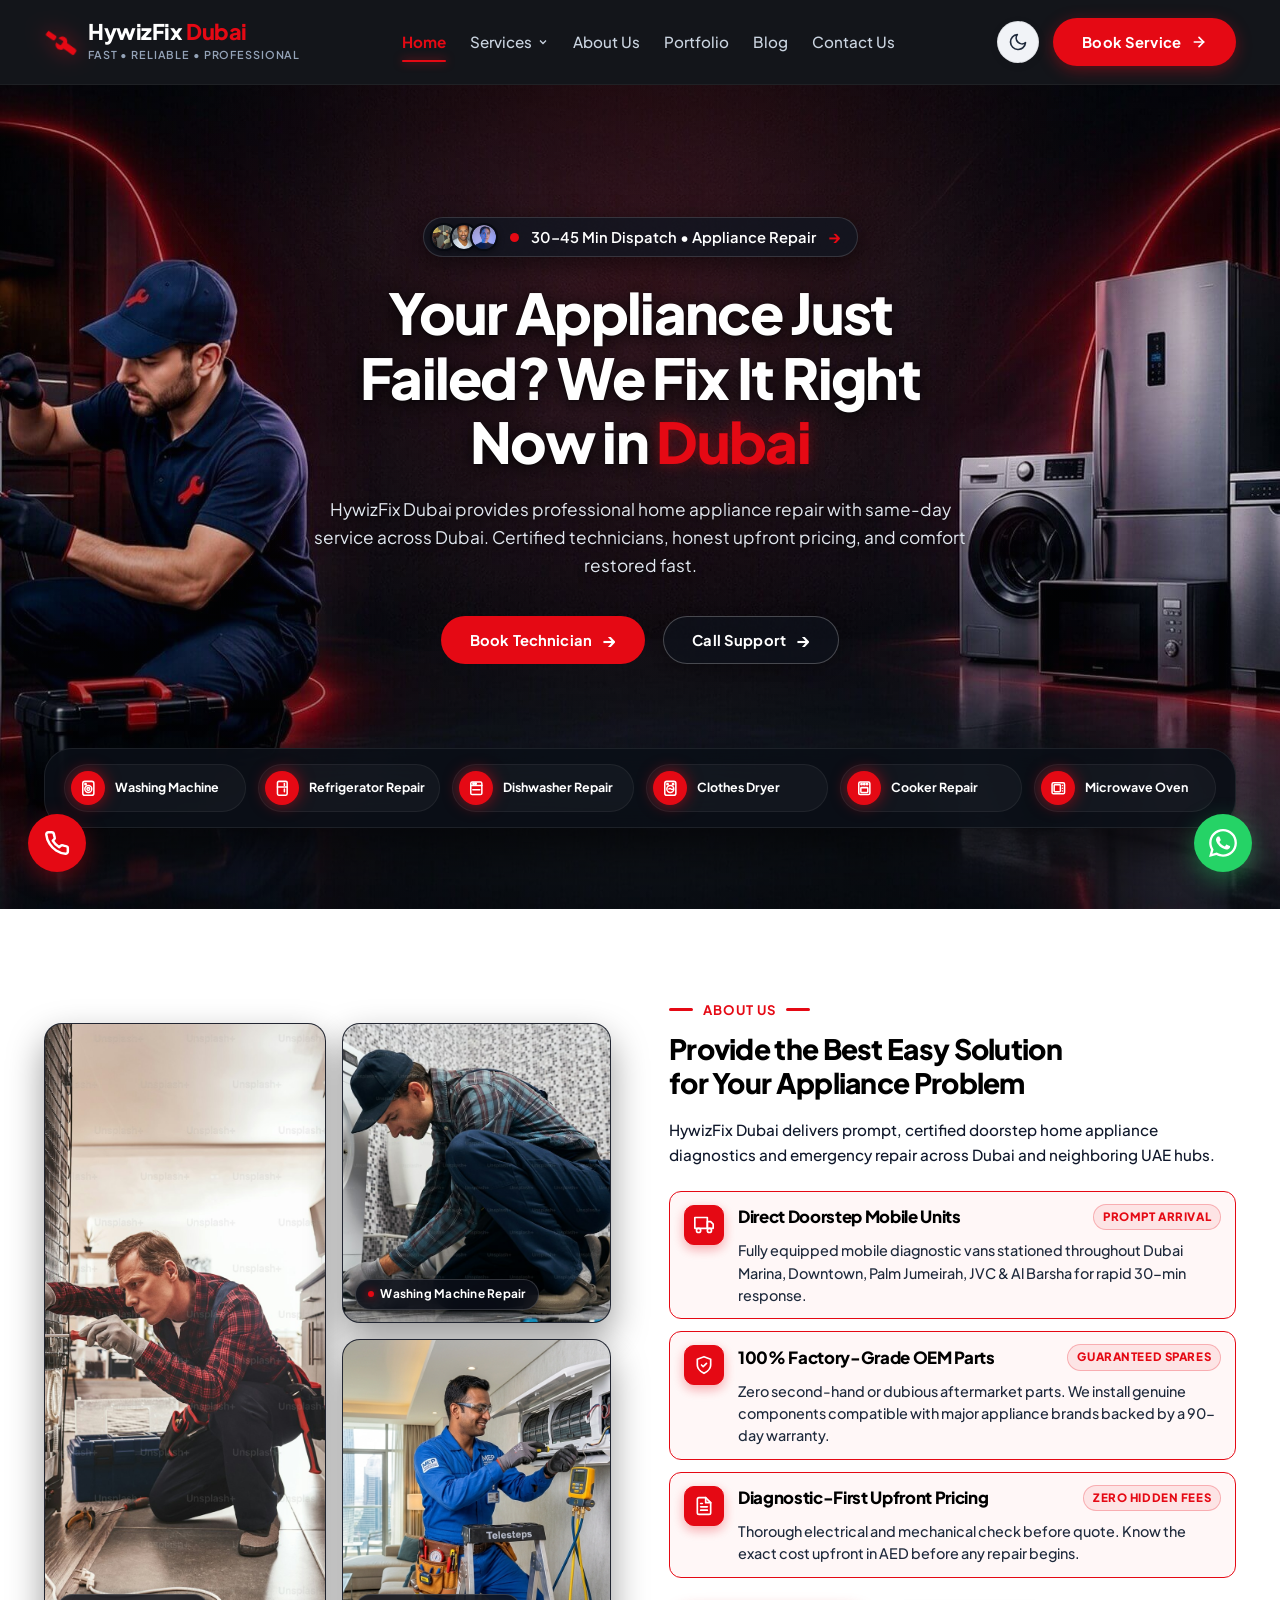
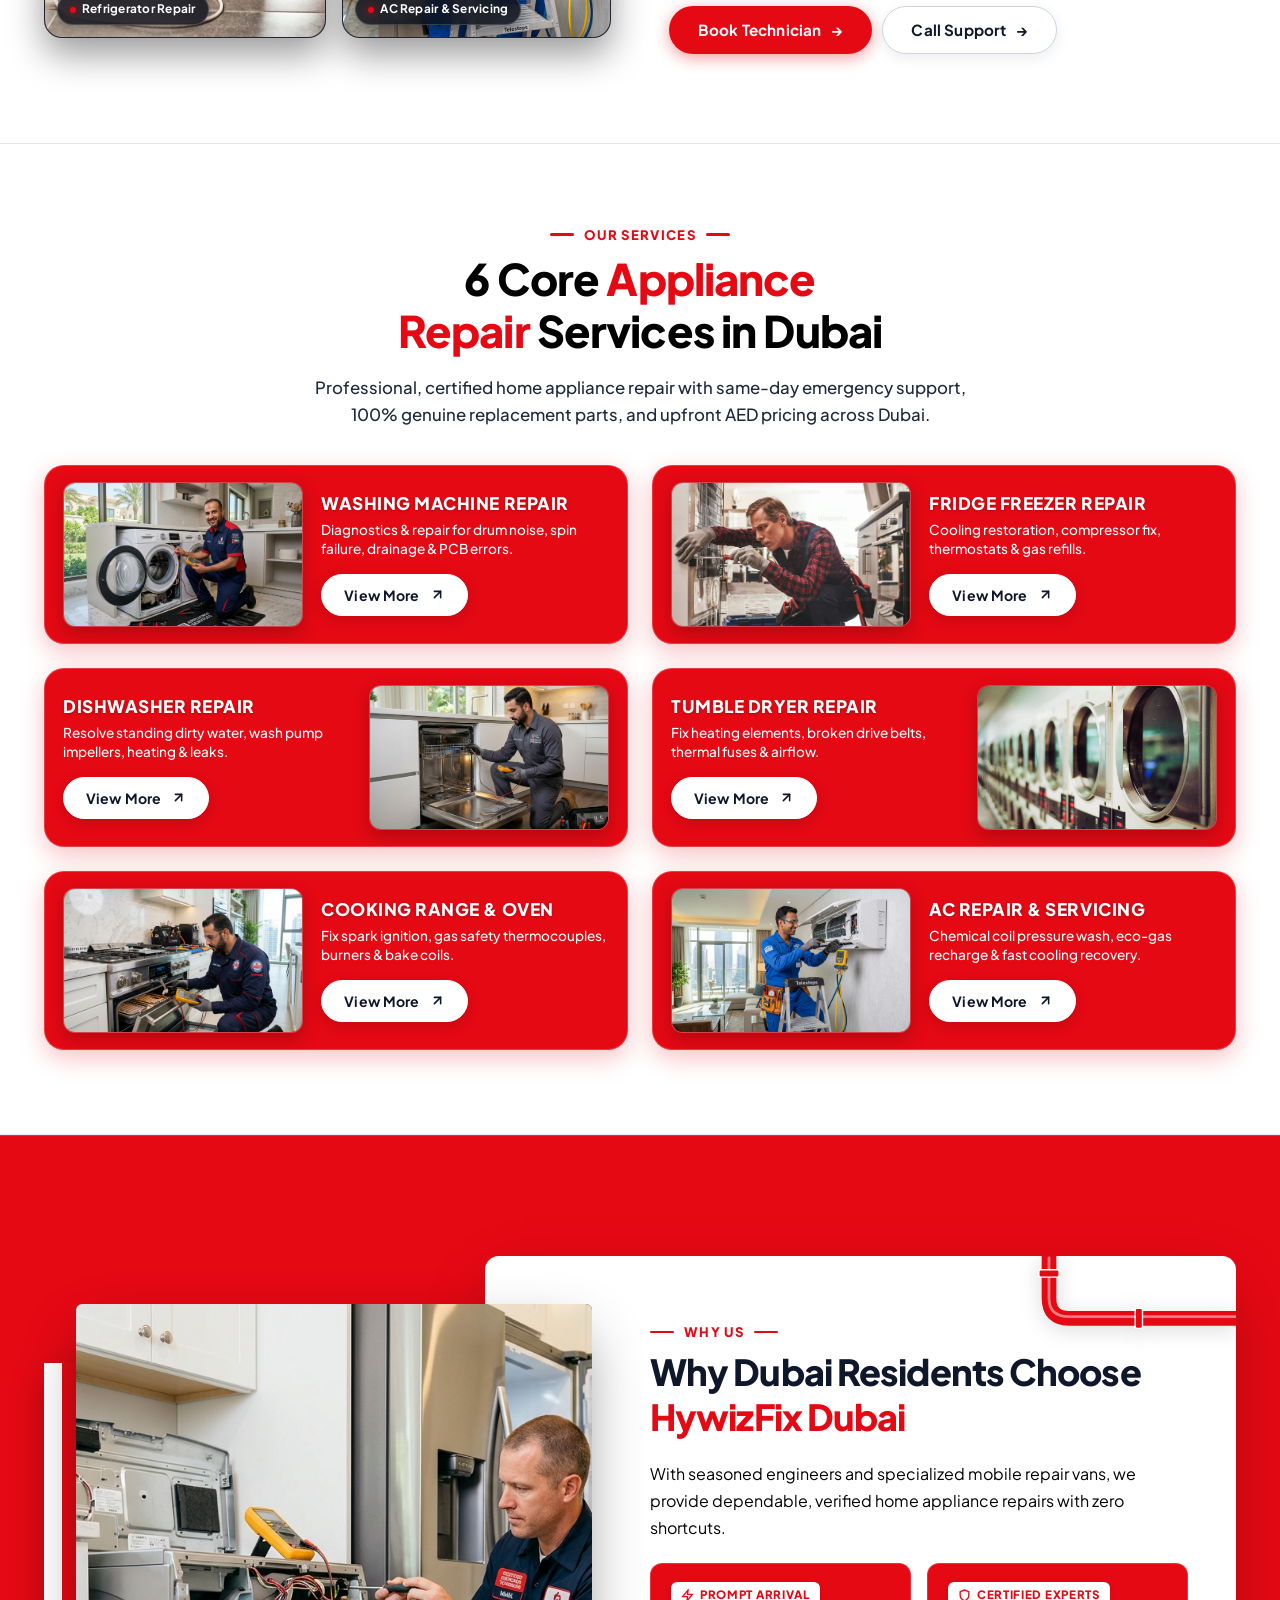
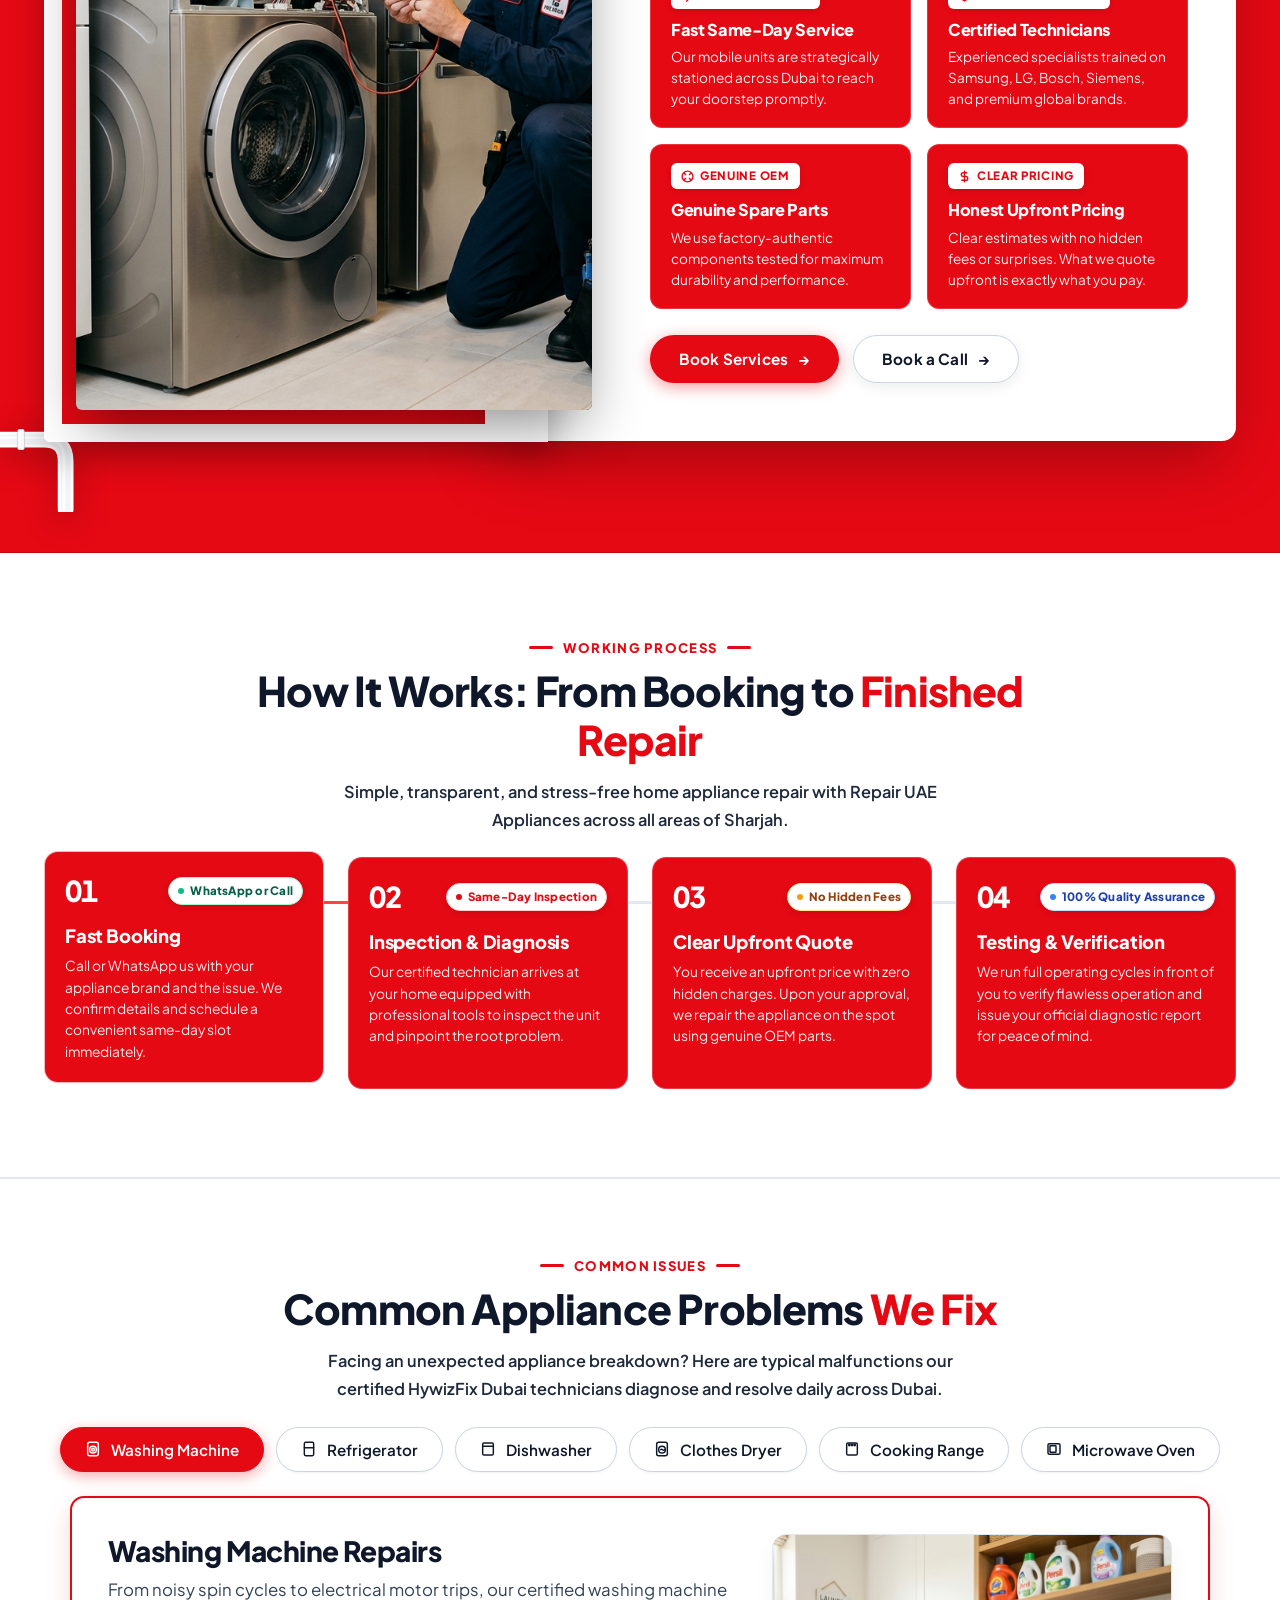
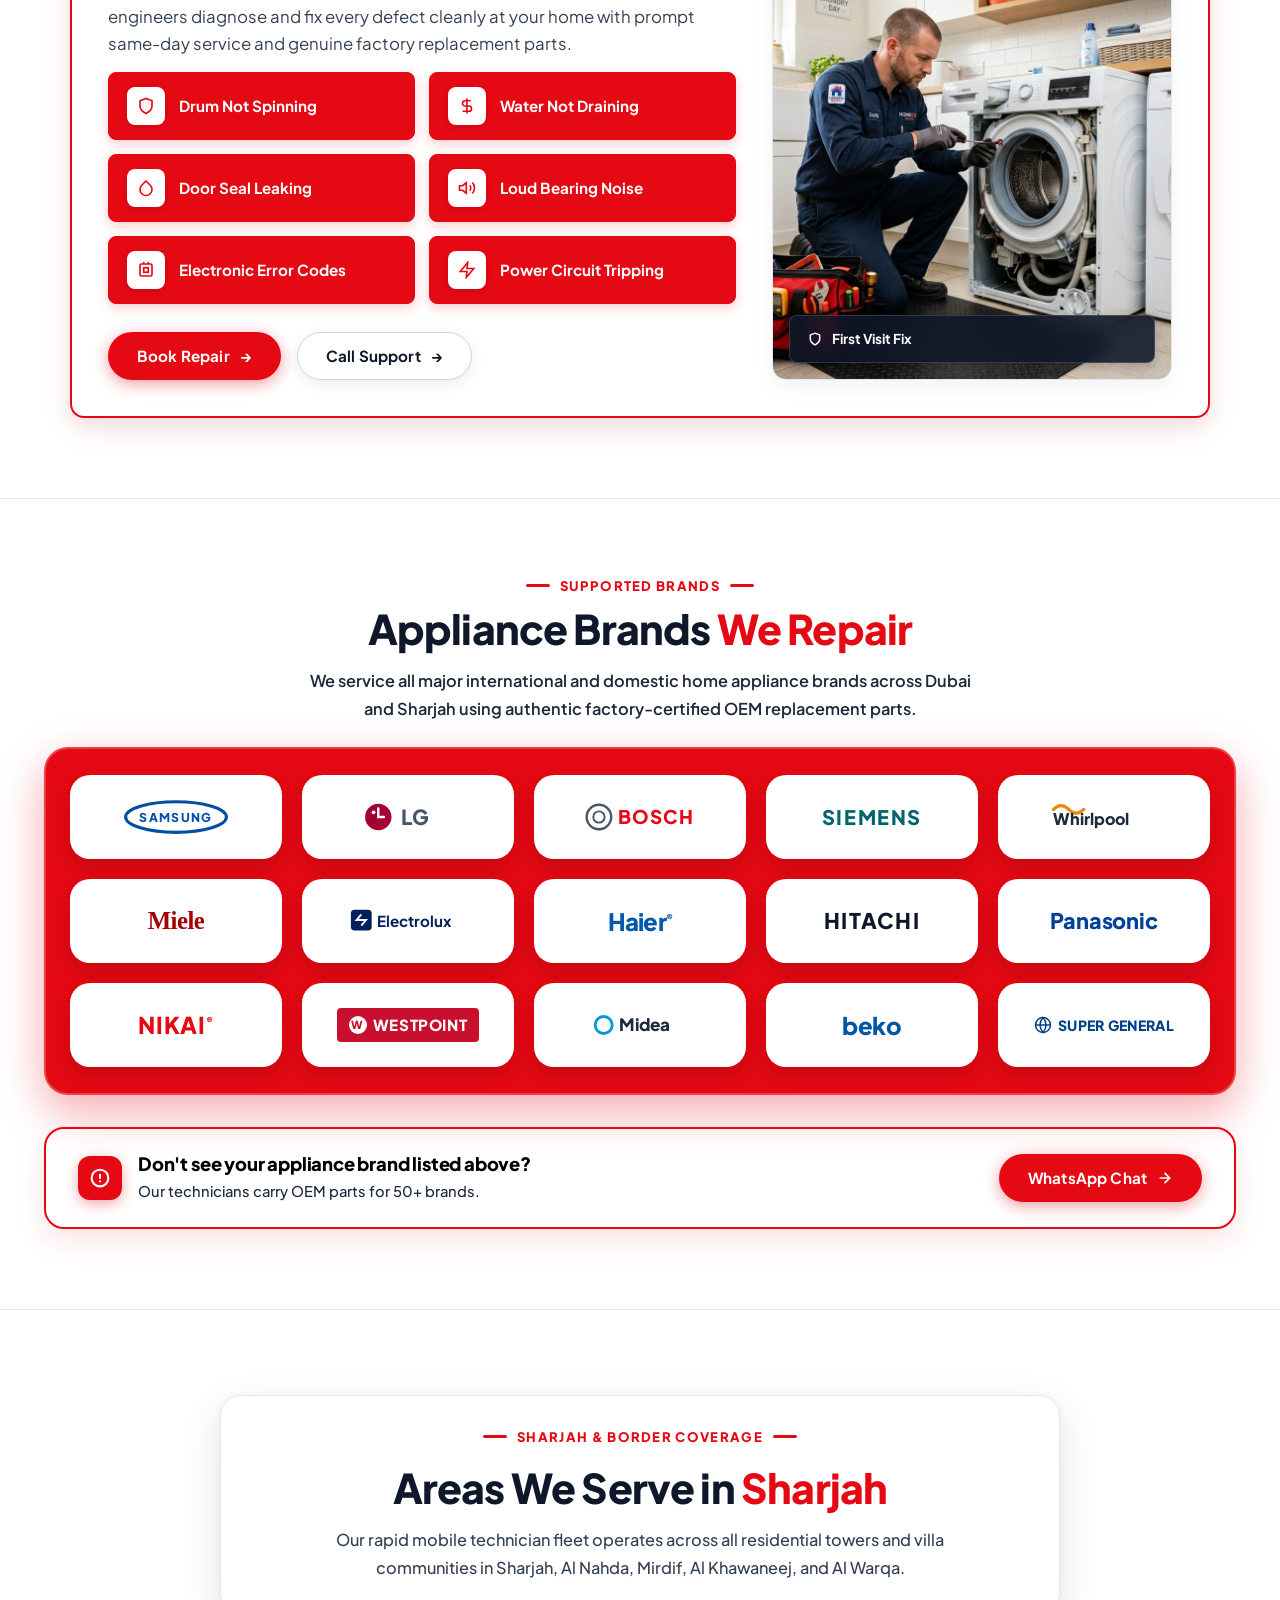
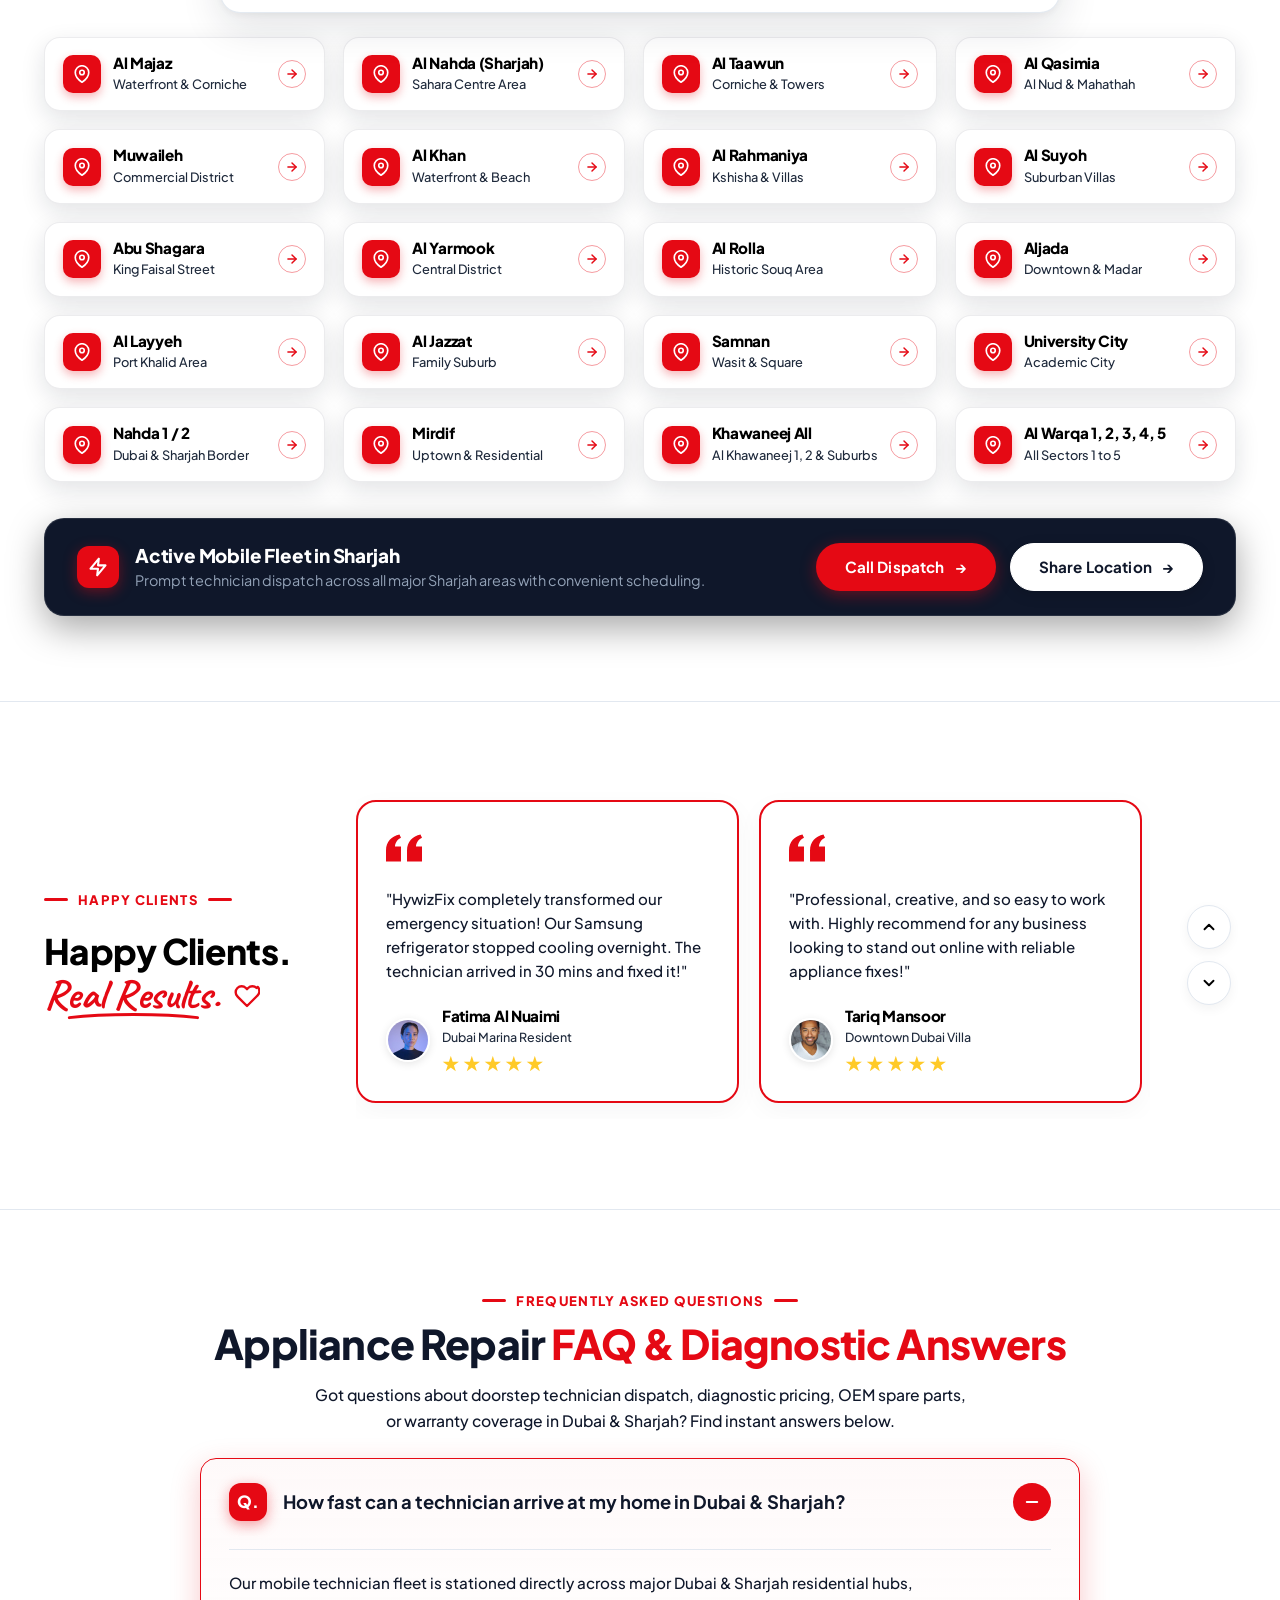
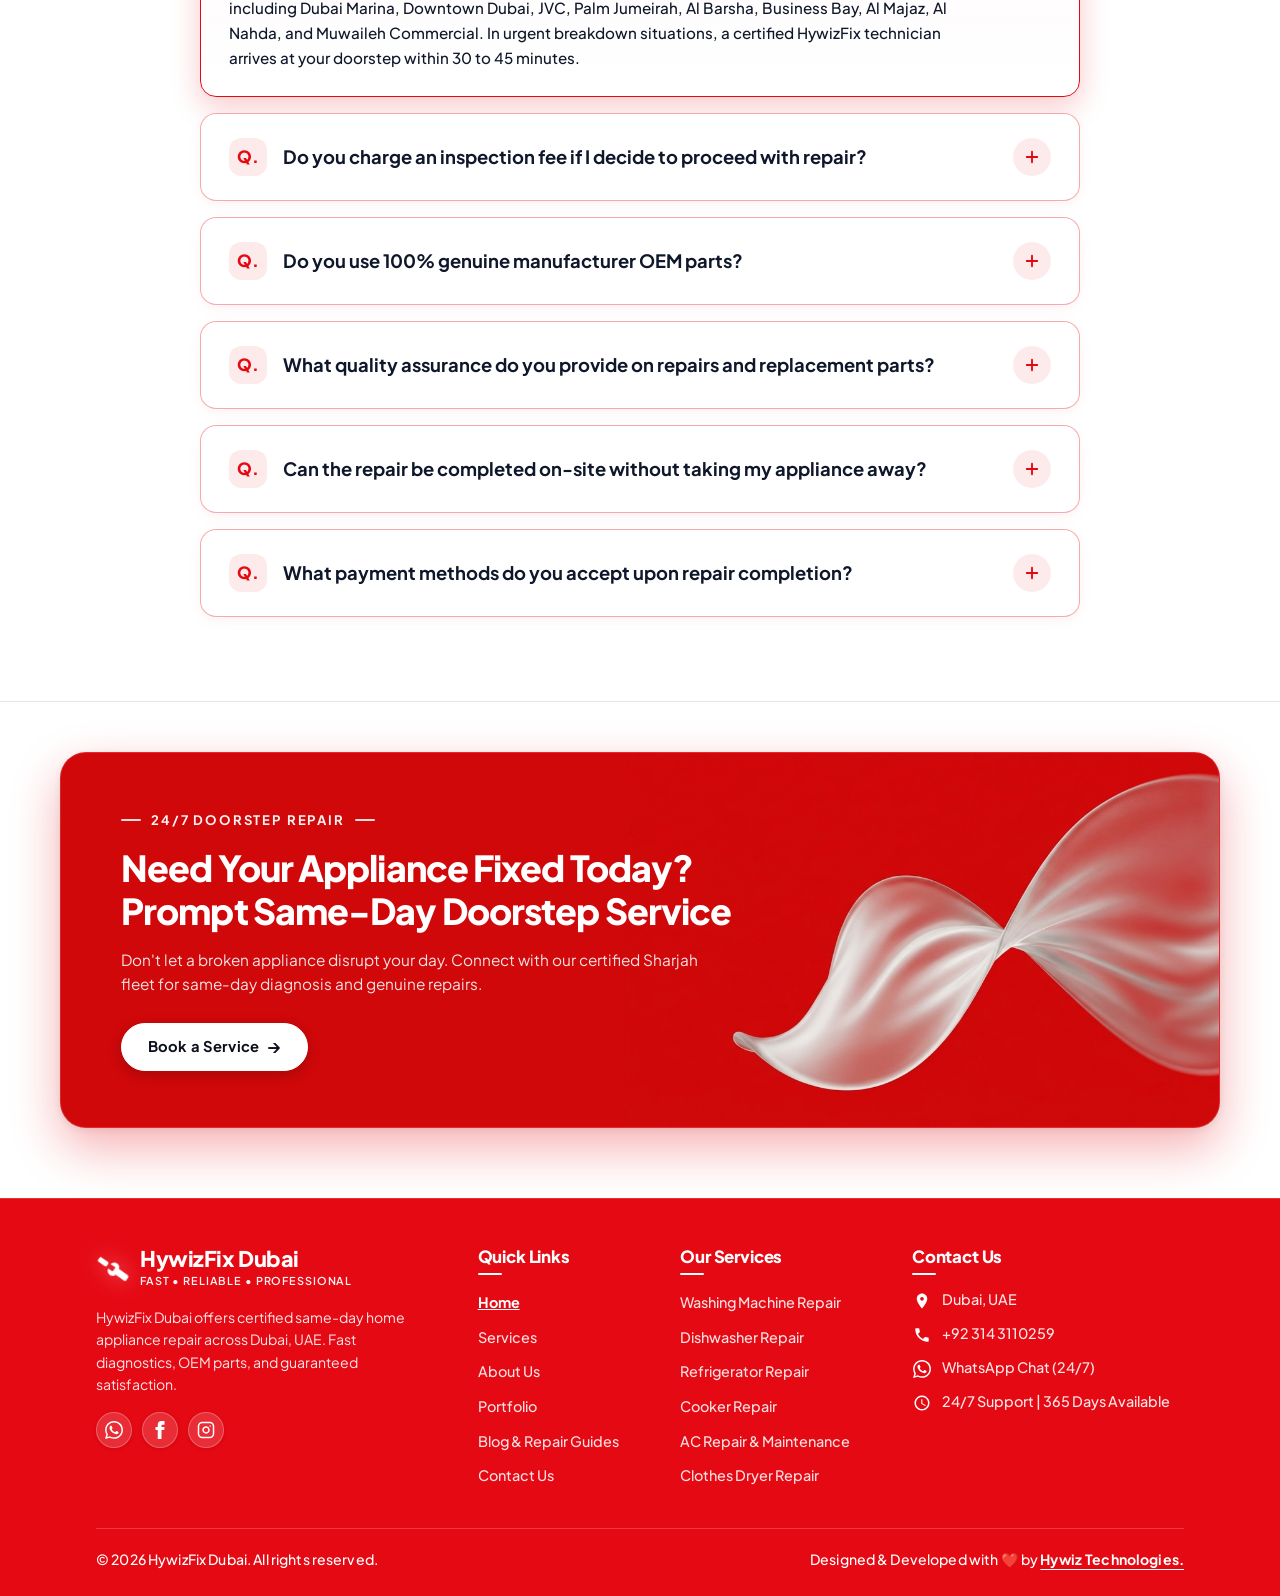
<file: index.html>
<!DOCTYPE html>
<html lang="en">
<head>
  <meta charset="UTF-8" />
  <meta name="viewport" content="width=device-width, initial-scale=1.0" />
  <title>HywizFix Dubai — Same-Day Home Appliance Repair Across Dubai</title>
  <meta name="description" content="Certified home appliance repair in Dubai with same-day doorstep technician arrival in 30–45 mins. 100% genuine parts & 90-day warranty for Washing Machines, Refrigerators, Dishwashers, Dryers, Cooking Ranges & Microwaves." />
  <link rel="preconnect" href="https://fonts.googleapis.com" />
  <link rel="preconnect" href="https://fonts.gstatic.com" crossorigin />
  <link href="https://fonts.googleapis.com/css2?family=Caveat:wght@600;700&family=Plus+Jakarta+Sans:wght@400;500;600;700;800&display=swap" rel="stylesheet" />
  <link rel="stylesheet" href="assets/css/style.css?v=9.5" />
  <script>
    (function () {
      try {
        if (localStorage.getItem('rua-theme') === 'dark') {
          document.documentElement.setAttribute('data-theme', 'dark');
        }
      } catch (e) {}
    })();
  </script>
  <!-- Schema.org FAQPage Structured Data -->
  <script type="application/ld+json">
  {
    "@context": "https://schema.org",
    "@type": "FAQPage",
    "mainEntity": [
      {
        "@type": "Question",
        "name": "How fast can a technician arrive at my home in Sharjah?",
        "acceptedAnswer": {
          "@type": "Answer",
          "text": "Our mobile technician fleet is stationed directly across major Sharjah sectors, including Al Majaz, Al Nahda, Al Taawun, Muwaileh Commercial, Al Khan, and Al Rahmaniya. In urgent breakdown situations, a certified HywizFix technician arrives at your home promptly with convenient same-day service."
        }
      },
      {
        "@type": "Question",
        "name": "Do you charge an inspection fee if I decide to proceed with repair?",
        "acceptedAnswer": {
          "@type": "Answer",
          "text": "No. Our comprehensive multi-point diagnostic inspection is 100% FREE when you approve the repair. Our technician isolates the fault and provides a transparent, fixed-price quote upfront. Work only begins after your complete sign-off."
        }
      },
      {
        "@type": "Question",
        "name": "Do you use 100% genuine manufacturer OEM parts?",
        "acceptedAnswer": {
          "@type": "Answer",
          "text": "Yes. We strictly supply and install authentic OEM manufacturer parts for Samsung, LG, Bosch, Siemens, Whirlpool, Electrolux, Super General, and all major brands. Using original factory parts protects your appliance's longevity and electrical safety."
        }
      },
      {
        "@type": "Question",
        "name": "What quality assurance do you provide on repairs and parts?",
        "acceptedAnswer": {
          "@type": "Answer",
          "text": "Every repair is performed using 100% genuine factory-grade OEM components and certified technician expertise. Before handover, we conduct comprehensive functional test cycles right in your presence. You receive an itemized completion report and priority customer care for complete peace of mind."
        }
      },
      {
        "@type": "Question",
        "name": "Can the repair be completed on-site without taking my appliance away?",
        "acceptedAnswer": {
          "@type": "Answer",
          "text": "Over 95% of repairs are finished on-site right in your kitchen or laundry room on the first visit. Our mobile fleet vans carry high-frequency spare parts and specialized diagnostic equipment, eliminating the risk of appliance transport damage."
        }
      },
      {
        "@type": "Question",
        "name": "What payment methods do you accept upon completion?",
        "acceptedAnswer": {
          "@type": "Answer",
          "text": "We accept Cash, all major Credit/Debit Cards, and instant UAE bank transfers. Payment is collected only after our technician tests your appliance through a full operational cycle and you have verified that everything works flawlessly."
        }
      }
    ]
  }
  </script>
</head>
<body>


  <!-- Main Navigation Header Matching Reference Image -->
  <header class="site-nav-header">
    <div class="container nav-inner-container">
      <!-- Brand Logo (Red Wrench + HywizFix Dubai) -->
      <a href="index.html" class="brand-identity" aria-label="HywizFix Dubai">
        <svg class="brand-wrench-svg" viewBox="0 0 24 24" fill="currentColor">
          <path d="M22.7 19.3l-5.6-5.6c.7-1.4.5-3.2-.6-4.3-1.4-1.4-3.6-1.5-5.1-.4L14.7 12l-2.7 2.7-2.9-2.9c-1.1 1.5-1 3.7.4 5.1 1.1 1.1 2.9 1.3 4.3.6l5.6 5.6c.4.4 1 .4 1.4 0l1.9-1.9c.4-.4.4-1 0-1.4zM2.8 5.6l4.2 4.2c.4.4 1 .4 1.4 0l1.4-1.4c.4-.4.4-1 0-1.4L5.6 2.8C5.2 2.4 4.6 2.4 4.2 2.8L2.8 4.2c-.4.4-.4 1 0 1.4z"/>
        </svg>
        <div class="brand-title-wrap">
          <div class="brand-main-text">HywizFix <span class="brand-red">Dubai</span></div>
          <div class="brand-sub-tagline">Fast &bull; Reliable &bull; Professional</div>
        </div>
      </a>

      <!-- Center Nav Links Matching Reference Image -->
      <nav class="nav-desktop" aria-label="Main Navigation">
        <ul class="ref-nav-list">
          <li class="ref-nav-item">
            <a href="index.html" class="ref-nav-link active">Home</a>
          </li>
          <li class="ref-nav-item has-dropdown">
            <a href="services.html" class="ref-nav-link">
              <span>Services</span>
              <svg width="12" height="12" viewBox="0 0 24 24" fill="none" stroke="currentColor" stroke-width="2.5"><polyline points="6 9 12 15 18 9"></polyline></svg>
            </a>
            <ul class="pill-dropdown-menu">
              <li>
                <a href="washing-machine-repair.html" class="pill-dropdown-link">
                  <div class="dropdown-icon-box">
                    <svg viewBox="0 0 24 24" fill="none" stroke="currentColor" stroke-width="2.2" stroke-linecap="round" stroke-linejoin="round">
                      <rect x="4" y="2" width="16" height="20" rx="3"></rect>
                      <circle cx="12" cy="13" r="5"></circle>
                      <circle cx="12" cy="13" r="2"></circle>
                    </svg>
                  </div>
                  <span class="dropdown-item-title">Washing Machine Repair</span>
                  <span class="dropdown-item-arrow">&rarr;</span>
                </a>
              </li>
              <li>
                <a href="refrigerator-repair.html" class="pill-dropdown-link">
                  <div class="dropdown-icon-box">
                    <svg viewBox="0 0 24 24" fill="none" stroke="currentColor" stroke-width="2.2" stroke-linecap="round" stroke-linejoin="round">
                      <rect x="5" y="2" width="14" height="20" rx="2"></rect>
                      <line x1="5" y1="10" x2="19" y2="10"></line>
                    </svg>
                  </div>
                  <span class="dropdown-item-title">Refrigerator &amp; Freezer Repair</span>
                  <span class="dropdown-item-arrow">&rarr;</span>
                </a>
              </li>
              <li>
                <a href="dishwasher-repair.html" class="pill-dropdown-link">
                  <div class="dropdown-icon-box">
                    <svg viewBox="0 0 24 24" fill="none" stroke="currentColor" stroke-width="2.2" stroke-linecap="round" stroke-linejoin="round">
                      <rect x="4" y="3" width="16" height="18" rx="2"></rect>
                      <line x1="4" y1="8" x2="20" y2="8"></line>
                    </svg>
                  </div>
                  <span class="dropdown-item-title">Dishwasher Repair & Descaling</span>
                  <span class="dropdown-item-arrow">&rarr;</span>
                </a>
              </li>
              <li>
                <a href="dryer-repair.html" class="pill-dropdown-link">
                  <div class="dropdown-icon-box">
                    <svg viewBox="0 0 24 24" fill="none" stroke="currentColor" stroke-width="2.2" stroke-linecap="round" stroke-linejoin="round">
                      <rect x="4" y="2" width="16" height="20" rx="3"></rect>
                      <circle cx="12" cy="13" r="5"></circle>
                      <path d="M10 13c1-1 2-1 3 0s2 1 3 0"></path>
                    </svg>
                  </div>
                  <span class="dropdown-item-title">Clothes Dryer Repair</span>
                  <span class="dropdown-item-arrow">&rarr;</span>
                </a>
              </li>
              <li>
                <a href="cooker-repair.html" class="pill-dropdown-link">
                  <div class="dropdown-icon-box">
                    <svg viewBox="0 0 24 24" fill="none" stroke="currentColor" stroke-width="2.2" stroke-linecap="round" stroke-linejoin="round">
                      <rect x="4" y="3" width="16" height="18" rx="2"></rect>
                      <circle cx="8" cy="6" r="1" fill="currentColor"></circle>
                      <circle cx="12" cy="6" r="1" fill="currentColor"></circle>
                      <circle cx="16" cy="6" r="1" fill="currentColor"></circle>
                    </svg>
                  </div>
                  <span class="dropdown-item-title">Cooking Range & Cooker Repair</span>
                  <span class="dropdown-item-arrow">&rarr;</span>
                </a>
              </li>
              <li>
                <a href="microwave-repair.html" class="pill-dropdown-link">
                  <div class="dropdown-icon-box">
                    <svg viewBox="0 0 24 24" fill="none" stroke="currentColor" stroke-width="2.2" stroke-linecap="round" stroke-linejoin="round">
                      <rect x="3" y="4" width="18" height="16" rx="2"></rect>
                      <rect x="6" y="7" width="9" height="10" rx="1"></rect>
                    </svg>
                  </div>
                  <span class="dropdown-item-title">Microwave Oven Repair</span>
                  <span class="dropdown-item-arrow">&rarr;</span>
                </a>
              </li>
            </ul>
          </li>
          <li class="ref-nav-item">
            <a href="about.html" class="ref-nav-link">About Us</a>
          </li>
          <li class="ref-nav-item">
            <a href="portfolio.html" class="ref-nav-link">Portfolio</a>
          </li>
          <li class="ref-nav-item">
            <a href="blog.html" class="ref-nav-link">Blog</a>
          </li>
          <li class="ref-nav-item">
            <a href="contact.html" class="ref-nav-link">Contact Us</a>
          </li>
        </ul>
      </nav>

      <!-- Right Action Controls: Theme Toggle & Book Service Button (Exact Match to Reference media_1789450509722.png) -->
      <div class="header-actions">
        <!-- Theme Toggle Button -->
        <button class="theme-toggle-btn" id="themeToggleBtn" type="button" aria-label="Toggle dark/light theme" title="Toggle theme">
          <svg id="sunIcon" style="display:none;" viewBox="0 0 24 24" fill="none" stroke="currentColor" stroke-width="2" stroke-linecap="round" stroke-linejoin="round">
            <circle cx="12" cy="12" r="5"></circle>
            <line x1="12" y1="1" x2="12" y2="3"></line>
            <line x1="12" y1="21" x2="12" y2="23"></line>
            <line x1="4.22" y1="4.22" x2="5.64" y2="5.64"></line>
            <line x1="18.36" y1="18.36" x2="19.78" y2="19.78"></line>
            <line x1="1" y1="12" x2="3" y2="12"></line>
            <line x1="21" y1="12" x2="23" y2="12"></line>
            <line x1="4.22" y1="19.78" x2="5.64" y2="18.36"></line>
            <line x1="18.36" y1="5.64" x2="19.78" y2="4.22"></line>
          </svg>
          <svg id="moonIcon" viewBox="0 0 24 24" fill="none" stroke="currentColor" stroke-width="2" stroke-linecap="round" stroke-linejoin="round">
            <path d="M21 12.79A9 9 0 1 1 11.21 3 7 7 0 0 0 21 12.79z"></path>
          </svg>
        </button>

        <!-- CTA Header Button -->
        <a href="https://wa.me/923143110259?text=Hello%20HywizFix%20Dubai%2C%20I%20need%20to%20book%20a%20repair%20service." target="_blank" rel="noopener noreferrer" class="btn-cta-header" id="headerCtaBtn" aria-label="Book Service">
          <span>Book Service</span>
          <svg class="arrow-icon" viewBox="0 0 24 24" fill="none" stroke="currentColor" stroke-width="2.5" stroke-linecap="round" stroke-linejoin="round">
            <line x1="5" y1="12" x2="19" y2="12"></line>
            <polyline points="12 5 19 12 12 19"></polyline>
          </svg>
        </a>
      </div>

      <!-- Mobile Hamburger Toggle -->
      <button class="mobile-nav-toggle-btn" id="mobile-menu-toggle-btn" aria-label="Open menu">
        <svg width="24" height="24" viewBox="0 0 24 24" fill="none" stroke="currentColor" stroke-width="2"><line x1="3" y1="12" x2="21" y2="12"></line><line x1="3" y1="6" x2="21" y2="6"></line><line x1="3" y1="18" x2="21" y2="18"></line></svg>
      </button>
    </div>

    <!-- Mobile Dropdown Drawer -->
    <div id="mobile-nav-dropdown" style="display: none; background: #05070c; border-top: 1px solid rgba(255, 255, 255, 0.08); padding: 20px 24px;">
      <div style="display: flex; flex-direction: column; gap: 14px; font-weight: 600;">
        <a href="index.html" style="color: #e50914;">Home</a>
        <div class="mobile-services-wrapper" style="display: flex; flex-direction: column; gap: 10px;">
          <a href="services.html" style="color: #cbd5e1;">Services</a>
          <div class="mobile-services-sub-list" style="display: flex; flex-direction: column; gap: 10px; padding-left: 14px; border-left: 2px solid rgba(229, 9, 20, 0.4);">
            <a href="washing-machine-repair.html" class="mobile-sub-link">Washing Machine Repair</a>
            <a href="refrigerator-repair.html" class="mobile-sub-link">Refrigerator &amp; Freezer Repair</a>
            <a href="dishwasher-repair.html" class="mobile-sub-link">Dishwasher Repair &amp; Descaling</a>
            <a href="dryer-repair.html" class="mobile-sub-link">Clothes Dryer Repair</a>
            <a href="cooker-repair.html" class="mobile-sub-link">Cooking Range &amp; Cooker Repair</a>
            <a href="microwave-repair.html" class="mobile-sub-link">Microwave Oven Repair</a>
          </div>
        </div>
        <a href="about.html" style="color: #cbd5e1;">About Us</a>
        <a href="portfolio.html" style="color: #cbd5e1;">Portfolio</a>
        <a href="blog.html" style="color: #cbd5e1;">Blog</a>
        <a href="contact.html" style="color: #cbd5e1;">Contact Us</a>
        <div style="display: flex; flex-direction: column; gap: 10px; padding-top: 12px; border-top: 1px solid rgba(255, 255, 255, 0.08);">
          <a href="https://wa.me/923143110259?text=Hello%20HywizFix%20Dubai%2C%20I%20need%20to%20book%20a%20repair%20service." class="btn-cta-header" style="width: 100%; justify-content: center; text-align: center;">
            <span>Book Service</span>
            <svg class="arrow-icon" viewBox="0 0 24 24" fill="none" stroke="currentColor" stroke-width="2.5" stroke-linecap="round" stroke-linejoin="round">
              <line x1="5" y1="12" x2="19" y2="12"></line>
              <polyline points="12 5 19 12 12 19"></polyline>
            </svg>
          </a>
        </div>
      </div>
    </div>
  </header>

  <!-- Hero Section Matching Reference Image (media_1789448722158.jpg) -->
  <section class="hero-reference-section" id="hero">
    <div class="container hero-ref-container">

      <!-- Center Hero Content -->
      <div class="hero-ref-center-content reveal-fade-up">
        
        <!-- Trust Pill with 3 Real Photos & Appliance Repair -> -->
        <a href="#services" class="hero-ref-trust-pill" aria-label="Explore Appliance Repair Services">
          <div class="ref-avatar-stack">
            <span class="ref-avatar-item">
              <img src="assets/images/avatars/avatar-tech.jpg" alt="Licensed technician" width="28" height="28" loading="lazy" />
            </span>
            <span class="ref-avatar-item">
              <img src="assets/images/avatars/avatar-2.jpg" alt="Appliance specialist" width="28" height="28" loading="lazy" />
            </span>
            <span class="ref-avatar-item">
              <img src="assets/images/avatars/avatar-1.jpg" alt="Support engineer" width="28" height="28" loading="lazy" />
            </span>
          </div>
          <span class="hero-ref-pill-label"><span class="live-pulse-indicator"></span>30–45 Min Dispatch • Appliance Repair</span>
          <span class="hero-ref-pill-arrow">&rarr;</span>
        </a>

        <!-- Main Title Exact from Reference Image -->
        <h1 class="hero-ref-title">
          Your Appliance Just <br class="hero-desktop-br" />Failed?<br class="hero-mobile-br" /> We Fix It Right <br class="hero-desktop-br" />Now in <span class="accent-red">Dubai</span>
        </h1>

        <!-- Subheading Description -->
        <p class="hero-ref-desc">
          HywizFix Dubai provides professional home appliance repair with same-day service across Dubai. Certified technicians, honest upfront pricing, and comfort restored fast.
        </p>

        <!-- CTA Buttons -->
        <div class="hero-ref-action-row">
          <a href="https://wa.me/923143110259?text=Hello%2C%20I%20need%20urgent%20appliance%20repair%20in%20Dubai" target="_blank" rel="noopener noreferrer" class="btn-ref-book">
            <span>Book Technician</span>
            <span class="btn-arrow" style="font-size: 1.15rem; font-weight: 700;">&rarr;</span>
          </a>

          <a href="tel:+923143110259" class="btn-ref-call">
            <span>Call Support</span>
            <span class="btn-arrow" style="font-size: 1.15rem; font-weight: 700;">&rarr;</span>
          </a>
        </div>

      </div>

      <!-- Bottom Floating Services Panel (All 6 Core Dubai Services) -->
      <div class="hero-ref-services-panel">
        <a href="washing-machine-repair.html" class="ref-service-chip" aria-label="Washing Machine Repair">
          <div class="ref-chip-icon-circle">
            <svg viewBox="0 0 24 24" fill="none" stroke="currentColor" stroke-width="2.2" stroke-linecap="round" stroke-linejoin="round">
              <rect x="4" y="2" width="16" height="20" rx="3"></rect>
              <circle cx="12" cy="13" r="5"></circle>
              <circle cx="12" cy="13" r="2"></circle>
              <circle cx="8" cy="6" r="1" fill="currentColor"></circle>
            </svg>
          </div>
          <span class="ref-chip-title">Washing Machine</span>
        </a>

        <a href="refrigerator-repair.html" class="ref-service-chip" aria-label="Refrigerator Repair">
          <div class="ref-chip-icon-circle">
            <svg viewBox="0 0 24 24" fill="none" stroke="currentColor" stroke-width="2.2" stroke-linecap="round" stroke-linejoin="round">
              <rect x="5" y="2" width="14" height="20" rx="2"></rect>
              <line x1="5" y1="10" x2="19" y2="10"></line>
              <line x1="15" y1="5" x2="15" y2="8"></line>
              <line x1="15" y1="13" x2="15" y2="17"></line>
            </svg>
          </div>
          <span class="ref-chip-title">Refrigerator Repair</span>
        </a>

        <a href="dishwasher-repair.html" class="ref-service-chip" aria-label="Dishwasher Repair">
          <div class="ref-chip-icon-circle">
            <svg viewBox="0 0 24 24" fill="none" stroke="currentColor" stroke-width="2.2" stroke-linecap="round" stroke-linejoin="round">
              <rect x="4" y="3" width="16" height="18" rx="2"></rect>
              <line x1="4" y1="8" x2="20" y2="8"></line>
              <circle cx="8" cy="5.5" r="1" fill="currentColor"></circle>
              <circle cx="11" cy="5.5" r="1" fill="currentColor"></circle>
              <line x1="7" y1="14" x2="17" y2="14"></line>
            </svg>
          </div>
          <span class="ref-chip-title">Dishwasher Repair</span>
        </a>

        <a href="dryer-repair.html" class="ref-service-chip" aria-label="Clothes Dryer Repair">
          <div class="ref-chip-icon-circle">
            <svg viewBox="0 0 24 24" fill="none" stroke="currentColor" stroke-width="2.2" stroke-linecap="round" stroke-linejoin="round">
              <rect x="4" y="2" width="16" height="20" rx="3"></rect>
              <circle cx="12" cy="13" r="5"></circle>
              <path d="M10 13c1-1 2-1 3 0s2 1 3 0"></path>
              <circle cx="8" cy="6" r="1" fill="currentColor"></circle>
              <circle cx="16" cy="6" r="1" fill="currentColor"></circle>
            </svg>
          </div>
          <span class="ref-chip-title">Clothes Dryer</span>
        </a>

        <a href="cooker-repair.html" class="ref-service-chip" aria-label="Cooker Repair">
          <div class="ref-chip-icon-circle">
            <svg viewBox="0 0 24 24" fill="none" stroke="currentColor" stroke-width="2.2" stroke-linecap="round" stroke-linejoin="round">
              <rect x="4" y="3" width="16" height="18" rx="2"></rect>
              <rect x="7" y="11" width="10" height="7" rx="1"></rect>
              <circle cx="8" cy="6" r="1" fill="currentColor"></circle>
              <circle cx="12" cy="6" r="1" fill="currentColor"></circle>
              <circle cx="16" cy="6" r="1" fill="currentColor"></circle>
            </svg>
          </div>
          <span class="ref-chip-title">Cooker Repair</span>
        </a>

        <a href="microwave-repair.html" class="ref-service-chip" aria-label="Microwave Oven Repair">
          <div class="ref-chip-icon-circle">
            <svg viewBox="0 0 24 24" fill="none" stroke="currentColor" stroke-width="2.2" stroke-linecap="round" stroke-linejoin="round">
              <rect x="3" y="4" width="18" height="16" rx="2"></rect>
              <rect x="6" y="7" width="9" height="10" rx="1"></rect>
              <line x1="18" y1="8" x2="18" y2="8.01"></line>
              <line x1="18" y1="12" x2="18" y2="12.01"></line>
              <line x1="18" y1="16" x2="18" y2="16.01"></line>
            </svg>
          </div>
          <span class="ref-chip-title">Microwave Oven</span>
        </a>
      </div>

    </div>
  </section>

  <!-- Solution / About Section Matching Reference Image Layout -->
  <section class="about-solution-section" id="about">
    <div class="container">
      <div class="about-solution-grid">

        <!-- Left Visual Stage: 3-Image Mosaic Featuring Core Appliance Repair Services -->
        <div class="about-visual-stage-wrap reveal-slide-left">
          <div class="about-mosaic-grid">
            
            <!-- Service 1 (Left Tall Card): Refrigerator & Freezer Repair -->
            <div class="about-mosaic-item about-mosaic-tall">
              <img src="assets/images/hero/service-refrigerator-repair.jpg" alt="Certified technician repairing refrigerator compressor in Dubai" width="600" height="900" loading="lazy" />
              <span class="mosaic-service-tag">Refrigerator Repair</span>
            </div>

            <!-- Service 2 (Top-Right): Washing Machine Repair -->
            <div class="about-mosaic-item about-mosaic-top">
              <img src="assets/images/hero/service-washing-machine-repair.jpg" alt="Certified technician repairing washing machine in Dubai" width="600" height="400" loading="lazy" />
              <span class="mosaic-service-tag">Washing Machine Repair</span>
            </div>

            <!-- Service 3 (Bottom-Right): AC Repair & Deep Maintenance -->
            <div class="about-mosaic-item about-mosaic-bottom">
              <img src="assets/images/hero/service-ac-repair.jpg" alt="Certified technician servicing split AC unit in Dubai" width="600" height="400" loading="lazy" />
              <span class="mosaic-service-tag">AC Repair & Servicing</span>
            </div>

          </div>
        </div>

        <!-- Right Column: Content, 2 Mini Features, Checklist, CTA & Award Badge -->
        <div class="about-content-block reveal-slide-right">
          
          <!-- Eyebrow Dash & Label -->
          <div class="about-eyebrow-line">
            <span class="about-dash-bar"></span>
            <span class="about-eyebrow-tag">ABOUT US</span>
                        <span class="about-dash-bar"></span>

          </div>

          <!-- Main Title Matching Reference Hierarchy -->
          <h2 class="about-headline">
            <span class="about-title-line">Provide the Best Easy Solution </span><br class="about-title-br" /><span class="about-title-line">for Your Appliance Problem</span>
          </h2>

          <!-- Lede Copy -->
          <p class="about-description-text">
            HywizFix Dubai delivers prompt, certified doorstep home appliance diagnostics and emergency repair across Dubai and neighboring UAE hubs.
          </p>

          <!-- 3 Value Pillars (User Specified) -->
          <div class="about-pillars-stack">
            
            <!-- Pillar 1: Direct Doorstep Mobile Units -->
            <div class="about-pillar-card">
              <div class="pillar-icon-box">
                <svg viewBox="0 0 24 24" fill="none" stroke="currentColor" stroke-width="2" stroke-linecap="round" stroke-linejoin="round">
                  <rect x="1" y="3" width="15" height="13"></rect>
                  <polygon points="16 8 20 8 23 11 23 16 16 16 8"></polygon>
                  <circle cx="5.5" cy="18.5" r="2.5"></circle>
                  <circle cx="18.5" cy="18.5" r="2.5"></circle>
                </svg>
              </div>
              <div class="pillar-content">
                <div class="pillar-top-header">
                  <h4 class="pillar-title">Direct Doorstep Mobile Units</h4>
                  <span class="pillar-tag pillar-tag-rapid">Prompt Arrival</span>
                </div>
                <p class="pillar-description">
                  Fully equipped mobile diagnostic vans stationed throughout Dubai Marina, Downtown, Palm Jumeirah, JVC & Al Barsha for rapid 30-min response.
                </p>
              </div>
            </div>

            <!-- Pillar 2: 100% Factory-Grade OEM Parts -->
            <div class="about-pillar-card">
              <div class="pillar-icon-box">
                <svg viewBox="0 0 24 24" fill="none" stroke="currentColor" stroke-width="2" stroke-linecap="round" stroke-linejoin="round">
                  <path d="M12 22s8-4 8-10V5l-8-3-8 3v7c0 6 8 10 8 10z"></path>
                  <polyline points="9 12 11 14 15 10"></polyline>
                </svg>
              </div>
              <div class="pillar-content">
                <div class="pillar-top-header">
                  <h4 class="pillar-title">100% Factory-Grade OEM Parts</h4>
                  <span class="pillar-tag pillar-tag-oem">Guaranteed Spares</span>
                </div>
                <p class="pillar-description">
                  Zero second-hand or dubious aftermarket parts. We install genuine components compatible with major appliance brands backed by a 90-day warranty.
                </p>
              </div>
            </div>

            <!-- Pillar 3: Diagnostic-First Upfront Pricing -->
            <div class="about-pillar-card">
              <div class="pillar-icon-box">
                <svg viewBox="0 0 24 24" fill="none" stroke="currentColor" stroke-width="2" stroke-linecap="round" stroke-linejoin="round">
                  <path d="M14 2H6a2 2 0 0 0-2 2v16a2 2 0 0 0 2 2h12a2 2 0 0 0 2-2V8z"></path>
                  <polyline points="14 2 14 8 20 8"></polyline>
                  <line x1="16" y1="13" x2="8" y2="13"></line>
                  <line x1="16" y1="17" x2="8" y2="17"></line>
                  <polyline points="10 9 9 9 8 9"></polyline>
                </svg>
              </div>
              <div class="pillar-content">
                <div class="pillar-top-header">
                  <h4 class="pillar-title">Diagnostic-First Upfront Pricing</h4>
                  <span class="pillar-tag pillar-tag-price">Zero Hidden Fees</span>
                </div>
                <p class="pillar-description">
                  Thorough electrical and mechanical check before quote. Know the exact cost upfront in AED before any repair begins.
                </p>
              </div>
            </div>

          </div>

          <!-- Bottom Action Row: Dual CTA Buttons & Award Winning Badge -->
          <div class="about-action-footer-row">
            
            <div class="about-cta-btn-group">
              <!-- Book Technician (Primary Red) -->
              <a href="https://wa.me/923143110259?text=Hello%20HywizFix%20Dubai%2C%20I%20would%20like%20to%20book%20a%20technician." class="btn-about-book" target="_blank" rel="noopener">
                <span>Book Technician</span>
                <span class="btn-arrow">&rarr;</span>
              </a>

              <!-- Call Support (Secondary White) -->
              <a href="tel:+923143110259" class="btn-about-call" aria-label="Call HywizFix Dubai Support">
                <span>Call Support</span>
                <span class="btn-arrow">&rarr;</span>
              </a>
            </div>
          </div>

        </div>

      </div>
    </div>
  </section>

  <!-- The 6 Core Services Section -->
  <section class="services-catalog-section" id="services">
    <div class="container">
      <div class="services-heading-block reveal-fade-up">
        <!-- Eyebrow Dash & Tag -->
        <div class="services-eyebrow-line">
          <span class="services-dash-bar"></span>
          <span class="services-eyebrow-tag">OUR SERVICES</span>
          <span class="services-dash-bar"></span>
        </div>

        <!-- Main Heading with Brand Red Accent -->
        <h2 class="services-section-title">
          6 Core <span class="brand-red">Appliance Repair</span> Services in Dubai
        </h2>

        <!-- Balanced Subtext Description -->
        <p class="services-section-lede">
          Professional, certified home appliance repair with same-day emergency support, 100% genuine replacement parts, and upfront AED pricing across Dubai.
        </p>
      </div>

      <!-- Reference Image Layout (media_1789458726209.png): 2-Column Alternating Horizontal Split -->
      <div class="services-ref-grid">
        
        <!-- ROW 1, CARD 1: Image Left, Text Right -->
        <article class="ref-service-card ref-card-img-left" id="card-washer">
          <div class="ref-card-media">
            <img class="ref-card-img" src="assets/images/services/washing-machine.jpg" alt="Washing Machine Repair in Dubai" loading="lazy" width="600" height="450" />
          </div>
          <div class="ref-card-content">
            <h3 class="ref-card-title">WASHING MACHINE REPAIR</h3>
            <p class="ref-card-desc">Diagnostics &amp; repair for drum noise, spin failure, drainage &amp; PCB errors.</p>
            <a href="washing-machine-repair.html" class="ref-view-more">
              <span>View More</span>
              <svg viewBox="0 0 24 24" fill="none" stroke="currentColor" stroke-width="2.5" stroke-linecap="round" stroke-linejoin="round" aria-hidden="true"><line x1="7" y1="17" x2="17" y2="7"></line><polyline points="7 7 17 7 17 17"></polyline></svg>
            </a>
          </div>
        </article>

        <!-- ROW 1, CARD 2: Image Left, Text Right -->
        <article class="ref-service-card ref-card-img-left" id="card-fridge">
          <div class="ref-card-media">
            <img class="ref-card-img" src="assets/images/services/refrigerator.jpg" alt="Refrigerator & Freezer Repair in Dubai" loading="lazy" width="600" height="450" />
          </div>
          <div class="ref-card-content">
            <h3 class="ref-card-title">FRIDGE FREEZER REPAIR</h3>
            <p class="ref-card-desc">Cooling restoration, compressor fix, thermostats &amp; gas refills.</p>
            <a href="services.html#service-fridge" class="ref-view-more">
              <span>View More</span>
              <svg viewBox="0 0 24 24" fill="none" stroke="currentColor" stroke-width="2.5" stroke-linecap="round" stroke-linejoin="round" aria-hidden="true"><line x1="7" y1="17" x2="17" y2="7"></line><polyline points="7 7 17 7 17 17"></polyline></svg>
            </a>
          </div>
        </article>

        <!-- ROW 2, CARD 3: Text Left, Image Right -->
        <article class="ref-service-card ref-card-img-right" id="card-dishwasher">
          <div class="ref-card-media">
            <img class="ref-card-img" src="assets/images/services/dishwasher.jpg" alt="Dishwasher Repair in Dubai" loading="lazy" width="600" height="450" />
          </div>
          <div class="ref-card-content">
            <h3 class="ref-card-title">DISHWASHER REPAIR</h3>
            <p class="ref-card-desc">Resolve standing dirty water, wash pump impellers, heating &amp; leaks.</p>
            <a href="dishwasher-repair.html" class="ref-view-more">
              <span>View More</span>
              <svg viewBox="0 0 24 24" fill="none" stroke="currentColor" stroke-width="2.5" stroke-linecap="round" stroke-linejoin="round" aria-hidden="true"><line x1="7" y1="17" x2="17" y2="7"></line><polyline points="7 7 17 7 17 17"></polyline></svg>
            </a>
          </div>
        </article>

        <!-- ROW 2, CARD 4: Text Left, Image Right -->
        <article class="ref-service-card ref-card-img-right" id="card-dryer">
          <div class="ref-card-media">
            <img class="ref-card-img" src="assets/images/services/dryer.jpg" alt="Clothes Dryer Repair in Dubai" loading="lazy" width="600" height="450" />
          </div>
          <div class="ref-card-content">
            <h3 class="ref-card-title">TUMBLE DRYER REPAIR</h3>
            <p class="ref-card-desc">Fix heating elements, broken drive belts, thermal fuses &amp; airflow.</p>
            <a href="dryer-repair.html" class="ref-view-more">
              <span>View More</span>
              <svg viewBox="0 0 24 24" fill="none" stroke="currentColor" stroke-width="2.5" stroke-linecap="round" stroke-linejoin="round" aria-hidden="true"><line x1="7" y1="17" x2="17" y2="7"></line><polyline points="7 7 17 7 17 17"></polyline></svg>
            </a>
          </div>
        </article>

        <!-- ROW 3, CARD 5: Image Left, Text Right -->
        <article class="ref-service-card ref-card-img-left" id="card-cooker">
          <div class="ref-card-media">
            <img class="ref-card-img" src="assets/images/services/cooker.jpg" alt="Cooking Range & Oven Repair in Dubai" loading="lazy" width="600" height="450" />
          </div>
          <div class="ref-card-content">
            <h3 class="ref-card-title">COOKING RANGE &amp; OVEN</h3>
            <p class="ref-card-desc">Fix spark ignition, gas safety thermocouples, burners &amp; bake coils.</p>
            <a href="cooker-repair.html" class="ref-view-more">
              <span>View More</span>
              <svg viewBox="0 0 24 24" fill="none" stroke="currentColor" stroke-width="2.5" stroke-linecap="round" stroke-linejoin="round" aria-hidden="true"><line x1="7" y1="17" x2="17" y2="7"></line><polyline points="7 7 17 7 17 17"></polyline></svg>
            </a>
          </div>
        </article>

        <!-- ROW 3, CARD 6: Image Left, Text Right -->
        <article class="ref-service-card ref-card-img-left" id="card-ac">
          <div class="ref-card-media">
            <img class="ref-card-img" src="assets/images/services/ac-repair.jpg" alt="AC Repair & Deep Maintenance in Dubai" loading="lazy" width="600" height="450" />
          </div>
          <div class="ref-card-content">
            <h3 class="ref-card-title">AC REPAIR &amp; SERVICING</h3>
            <p class="ref-card-desc">Chemical coil pressure wash, eco-gas recharge &amp; fast cooling recovery.</p>
            <a href="services.html#services" class="ref-view-more">
              <span>View More</span>
              <svg viewBox="0 0 24 24" fill="none" stroke="currentColor" stroke-width="2.5" stroke-linecap="round" stroke-linejoin="round" aria-hidden="true"><line x1="7" y1="17" x2="17" y2="7"></line><polyline points="7 7 17 7 17 17"></polyline></svg>
            </a>
          </div>
        </article>

      </div>
    </div>
  </section>

  <!-- Why Choose Us Section (Matching Reference Image Layout with Merged Overlapping Cards & Red Background #e50914) -->
  <section class="why-us-section why-us-ref-layout" id="why-us">
    <!-- Bottom-left decorative pipe accent matching reference image (in white) -->
    <div class="ref-pipe-bottom-left" aria-hidden="true">
      <svg viewBox="0 0 160 200" fill="none" xmlns="http://www.w3.org/2000/svg">
        <path d="M0 120 H50 Q75 120 75 145 V200" stroke="#ffffff" stroke-width="18" stroke-linecap="round" stroke-linejoin="round" />
        <path d="M0 120 H50 Q75 120 75 145 V200" stroke="#f1f5f9" stroke-width="12" stroke-linecap="round" stroke-linejoin="round" opacity="0.9" />
        <path d="M0 118 H50 Q73 118 73 143 V200" stroke="#ffffff" stroke-width="3" stroke-linecap="round" stroke-linejoin="round" opacity="0.95" />
        <rect x="20" y="108" width="8" height="24" rx="2" fill="#ffffff" stroke="rgba(0, 0, 0, 0.12)" stroke-width="1.5" />
      </svg>
    </div>

    <div class="container ref-why-container">
      <div class="ref-why-merged-wrapper">

        <!-- Left Card: Team Photo with White L-Shaped Corner Frame (Sits in front, overlapping the right card) -->
        <div class="ref-why-media-card reveal-slide-left">
          <div class="ref-why-image-wrapper">
            <!-- White L-shaped bracket/frame hugging left and bottom -->
            <div class="ref-why-corner-bracket" aria-hidden="true"></div>
            
            <div class="ref-why-photo-card">
              <img 
                src="assets/images/hero/why-choose-service.jpg" 
                alt="HywizFix Dubai certified technician actively repairing washing machine and refrigerator" 
                width="800" 
                height="600" 
                loading="lazy" 
                class="ref-why-photo-img"
              />
            </div>
          </div>
        </div>

        <!-- Right Card: Content Panel (Merged / tucked behind photo, offset higher, with top-right pipe) -->
        <div class="ref-why-content-card reveal-slide-right">
          <!-- Top-right decorative pipe accent in signature #e50914 red -->
          <div class="ref-card-pipe-accent" aria-hidden="true">
            <svg viewBox="0 0 240 120" fill="none" xmlns="http://www.w3.org/2000/svg">
              <path d="M36 0 V46 Q36 68 58 68 H240" stroke="#e50914" stroke-width="16" stroke-linecap="round" stroke-linejoin="round" />
              <path d="M36 2 V46 Q36 66 58 66 H240" stroke="rgba(255, 255, 255, 0.45)" stroke-width="3" stroke-linecap="round" stroke-linejoin="round" />
              <rect x="25" y="15" width="22" height="8" rx="2" fill="#e50914" stroke="#ffffff" stroke-width="1.5" />
              <rect x="130" y="57" width="8" height="22" rx="2" fill="#e50914" stroke="#ffffff" stroke-width="1.5" />
            </svg>
          </div>

          <div class="ref-why-card-content">
            <div class="services-eyebrow-line" style="justify-content: flex-start;">
              <span class="services-dash-bar"></span>
              <span class="services-eyebrow-tag">WHY US</span>
              <span class="services-dash-bar"></span>
            </div>

            <!-- Main Heading matching user screenshot with website name -->
            <h2 class="ref-why-heading">
              <span class="ref-why-title-text">Why Dubai Residents Choose</span><br class="ref-why-br" /><span class="ref-why-brand">HywizFix Dubai</span>
            </h2>

            <!-- Subtext matching user screenshot -->
            <p class="ref-why-paragraph">
              With seasoned engineers and specialized mobile repair vans, we provide dependable, verified home appliance repairs with zero shortcuts.
            </p>

            <!-- 4 Key Pillars Grid (User Requested) -->
            <div class="ref-why-features-grid">
              
              <!-- Feature 1: Prompt Arrival -->
              <div class="ref-why-feature-item">
                <div class="ref-feature-pill">
                  <svg width="13" height="13" viewBox="0 0 24 24" fill="none" stroke="currentColor" stroke-width="2.5"><polygon points="13 2 3 14 12 14 11 22 21 10 12 10 13 2"></polygon></svg>
                  <span>Prompt Arrival</span>
                </div>
                <h4 class="ref-feature-title">Fast Same-Day Service</h4>
                <p class="ref-feature-desc">Our mobile units are strategically stationed across Dubai to reach your doorstep promptly.</p>
              </div>

              <!-- Feature 2: Certified Experts -->
              <div class="ref-why-feature-item">
                <div class="ref-feature-pill">
                  <svg width="13" height="13" viewBox="0 0 24 24" fill="none" stroke="currentColor" stroke-width="2.5"><path d="M12 22s8-4 8-10V5l-8-3-8 3v7c0 6 8 10 8 10z"></path></svg>
                  <span>Certified Experts</span>
                </div>
                <h4 class="ref-feature-title">Certified Technicians</h4>
                <p class="ref-feature-desc">Experienced specialists trained on Samsung, LG, Bosch, Siemens, and premium global brands.</p>
              </div>

              <!-- Feature 3: Genuine OEM -->
              <div class="ref-why-feature-item">
                <div class="ref-feature-pill">
                  <svg width="13" height="13" viewBox="0 0 24 24" fill="none" stroke="currentColor" stroke-width="2.5"><circle cx="12" cy="12" r="10"></circle><path d="m4.93 4.93 4.24 4.24"></path><path d="m14.83 9.17 4.24-4.24"></path><path d="m14.83 14.83 4.24 4.24"></path><path d="m9.17 14.83-4.24 4.24"></path></svg>
                  <span>Genuine OEM</span>
                </div>
                <h4 class="ref-feature-title">Genuine Spare Parts</h4>
                <p class="ref-feature-desc">We use factory-authentic components tested for maximum durability and performance.</p>
              </div>

              <!-- Feature 4: Clear Pricing -->
              <div class="ref-why-feature-item">
                <div class="ref-feature-pill">
                  <svg width="13" height="13" viewBox="0 0 24 24" fill="none" stroke="currentColor" stroke-width="2.5"><line x1="12" y1="1" x2="12" y2="23"></line><path d="M17 5H9.5a3.5 3.5 0 0 0 0 7h5a3.5 3.5 0 0 1 0 7H6"></path></svg>
                  <span>Clear Pricing</span>
                </div>
                <h4 class="ref-feature-title">Honest Upfront Pricing</h4>
                <p class="ref-feature-desc">Clear estimates with no hidden fees or surprises. What we quote upfront is exactly what you pay.</p>
              </div>

            </div>

            <!-- Action CTA Buttons (User Requested: Book Services & Book a Call with About Us Shutter Animation) -->
            <div class="ref-why-action">
              <a href="https://wa.me/923143110259?text=Hello%20HywizFix%20Dubai%2C%20I%20want%20to%20book%20an%20appliance%20repair%20service." target="_blank" rel="noopener noreferrer" class="btn-about-book" aria-label="Book Services">
                <span>Book Services</span>
                <span class="btn-arrow">&rarr;</span>
              </a>
              <a href="tel:+923143110259" class="btn-about-call" aria-label="Book a Call">
                <span>Book a Call</span>
                <span class="btn-arrow">&rarr;</span>
              </a>
            </div>
          </div>
        </div>

      </div>
    </div>
  </section>

  <!-- Process Section -->
  <section class="process-section-block" id="process">
    <div class="container">
      <div class="section-heading-block centered reveal-fade-up">
        <div class="services-eyebrow-line">
          <span class="services-dash-bar"></span>
          <span class="services-eyebrow-tag">WORKING PROCESS</span>
          <span class="services-dash-bar"></span>
        </div>
        <h2 class="section-title">How It Works: From Booking to <span class="brand-red">Finished Repair</span></h2>
        <p class="section-lede">
          Simple, transparent, and stress-free home appliance repair with Repair UAE Appliances across all areas of Sharjah.
        </p>
      </div>

      <!-- Live Service Progress Flow Wrapper -->
      <div class="process-flow-wrapper" id="processFlowWrapper">
        <!-- Connecting Timeline Beam (Desktop) -->
        <div class="process-timeline-track" aria-hidden="true">
          <div class="process-timeline-bar" id="processTimelineBar"></div>
          <div class="process-timeline-pulse" id="processTimelinePulse"></div>
        </div>

        <div class="process-steps-row">
          <!-- Step 01 -->
          <div class="process-card is-active" data-step="1" tabindex="0" role="region" aria-label="Step 1: Fast Booking">
            <div class="process-card-top">
              <span class="step-numeral">01</span>
              <span class="step-status-chip chip-green">
                <span class="chip-pulse"></span>
                <span>WhatsApp or Call</span>
              </span>
            </div>

            <div class="process-card-body">
              <h4 class="step-title">Fast Booking</h4>
              <p class="step-description">Call or WhatsApp us with your appliance brand and the issue. We confirm details and schedule a convenient same-day slot immediately.</p>
            </div>
          </div>

          <!-- Step 02 -->
          <div class="process-card" data-step="2" tabindex="0" role="region" aria-label="Step 2: Inspection & Diagnosis">
            <div class="process-card-top">
              <span class="step-numeral">02</span>
              <span class="step-status-chip chip-red">
                <span class="chip-pulse"></span>
                <span>Same-Day Inspection</span>
              </span>
            </div>

            <div class="process-card-body">
              <h4 class="step-title">Inspection &amp; Diagnosis</h4>
              <p class="step-description">Our certified technician arrives at your home equipped with professional tools to inspect the unit and pinpoint the root problem.</p>
            </div>
          </div>

          <!-- Step 03 -->
          <div class="process-card" data-step="3" tabindex="0" role="region" aria-label="Step 3: Clear Upfront Quote">
            <div class="process-card-top">
              <span class="step-numeral">03</span>
              <span class="step-status-chip chip-amber">
                <span class="chip-pulse"></span>
                <span>No Hidden Fees</span>
              </span>
            </div>

            <div class="process-card-body">
              <h4 class="step-title">Clear Upfront Quote</h4>
              <p class="step-description">You receive an upfront price with zero hidden charges. Upon your approval, we repair the appliance on the spot using genuine OEM parts.</p>
            </div>
          </div>

          <!-- Step 04 -->
          <div class="process-card" data-step="4" tabindex="0" role="region" aria-label="Step 4: Testing & Verification">
            <div class="process-card-top">
              <span class="step-numeral">04</span>
              <span class="step-status-chip chip-blue">
                <span class="chip-pulse"></span>
                <span>100% Quality Assurance</span>
              </span>
            </div>

            <div class="process-card-body">
              <h4 class="step-title">Testing &amp; Verification</h4>
              <p class="step-description">We run full operating cycles in front of you to verify flawless operation and issue your official diagnostic report for peace of mind.</p>
            </div>
          </div>
        </div>
      </div>
    </div>
  </section>

  <!-- Common Appliance Problems We Fix Section (Placed directly below Working Process section) -->
  <section class="common-problems-section" id="common-issues">
    <div class="container">
      <div class="section-heading-block centered">
        <div class="services-eyebrow-line">
          <span class="services-dash-bar"></span>
          <span class="services-eyebrow-tag">COMMON ISSUES</span>
          <span class="services-dash-bar"></span>
        </div>
        <h2 class="section-title">Common Appliance Problems <span class="brand-red" style="white-space: nowrap;">We Fix</span></h2>
        <p class="section-lede">
          Facing an unexpected appliance breakdown? Here are typical malfunctions our certified HywizFix Dubai technicians diagnose and resolve daily across Dubai.
        </p>
      </div>

      <!-- Appliance Filter Tabs (All 6 Core Dubai Services - Single Row) -->
      <div class="common-tabs-row" role="tablist" aria-label="Common Appliance Problems">
        <button type="button" class="common-tab-btn active" data-tab="tab-common-washer" role="tab" aria-selected="true">
          <svg width="16" height="16" viewBox="0 0 24 24" fill="none" stroke="currentColor" stroke-width="2.2" stroke-linecap="round" stroke-linejoin="round"><rect x="4" y="2" width="16" height="20" rx="3"></rect><circle cx="12" cy="13" r="5"></circle><circle cx="12" cy="13" r="2"></circle></svg>
          <span>Washing Machine</span>
        </button>
        <button type="button" class="common-tab-btn" data-tab="tab-common-fridge" role="tab" aria-selected="false">
          <svg width="16" height="16" viewBox="0 0 24 24" fill="none" stroke="currentColor" stroke-width="2.2" stroke-linecap="round" stroke-linejoin="round"><rect x="5" y="2" width="14" height="20" rx="2"></rect><line x1="5" y1="10" x2="19" y2="10"></line></svg>
          <span>Refrigerator</span>
        </button>
        <button type="button" class="common-tab-btn" data-tab="tab-common-dishwasher" role="tab" aria-selected="false">
          <svg width="16" height="16" viewBox="0 0 24 24" fill="none" stroke="currentColor" stroke-width="2.2" stroke-linecap="round" stroke-linejoin="round"><rect x="4" y="3" width="16" height="18" rx="2"></rect><line x1="4" y1="8" x2="20" y2="8"></line></svg>
          <span>Dishwasher</span>
        </button>
        <button type="button" class="common-tab-btn" data-tab="tab-common-dryer" role="tab" aria-selected="false">
          <svg width="16" height="16" viewBox="0 0 24 24" fill="none" stroke="currentColor" stroke-width="2.2" stroke-linecap="round" stroke-linejoin="round"><rect x="4" y="2" width="16" height="20" rx="3"></rect><circle cx="12" cy="13" r="5"></circle><path d="M10 13c1-1 2-1 3 0s2 1 3 0"></path></svg>
          <span>Clothes Dryer</span>
        </button>
        <button type="button" class="common-tab-btn" data-tab="tab-common-cooker" role="tab" aria-selected="false">
          <svg width="16" height="16" viewBox="0 0 24 24" fill="none" stroke="currentColor" stroke-width="2.2" stroke-linecap="round" stroke-linejoin="round"><rect x="4" y="3" width="16" height="18" rx="2"></rect><circle cx="8" cy="6" r="1" fill="currentColor"></circle><circle cx="12" cy="6" r="1" fill="currentColor"></circle><circle cx="16" cy="6" r="1" fill="currentColor"></circle></svg>
          <span>Cooking Range</span>
        </button>
        <button type="button" class="common-tab-btn" data-tab="tab-common-microwave" role="tab" aria-selected="false">
          <svg width="16" height="16" viewBox="0 0 24 24" fill="none" stroke="currentColor" stroke-width="2.2" stroke-linecap="round" stroke-linejoin="round"><rect x="3" y="4" width="18" height="16" rx="2"></rect><rect x="6" y="7" width="9" height="10" rx="1"></rect></svg>
          <span>Microwave Oven</span>
        </button>
      </div>

      <!-- Tab Content Panels -->
      <div class="common-panels-wrapper">
        <!-- Washing Machine Panel -->
        <div class="common-tab-panel active" id="tab-common-washer" role="tabpanel">
          <div class="common-panel-card">
            <div class="common-panel-grid">
              <div class="common-panel-content">
                <div class="common-panel-header">
                  <h3 class="common-panel-title">Washing Machine Repairs</h3>
                  <p class="common-panel-desc">
                    From noisy spin cycles to electrical motor trips, our certified washing machine engineers diagnose and fix every defect cleanly at your home with prompt same-day service and genuine factory replacement parts.
                  </p>
                </div>

                <div class="common-symptoms-grid">
                  <div class="symptom-tile">
                    <div class="symptom-icon-box">
                      <svg width="18" height="18" viewBox="0 0 24 24" fill="none" stroke="currentColor" stroke-width="2.2"><path d="M12 22s8-4 8-10V5l-8-3-8 3v7c0 6 8 10 8 10z"></path></svg>
                    </div>
                    <span class="symptom-title">Drum Not Spinning</span>
                  </div>
                  <div class="symptom-tile">
                    <div class="symptom-icon-box">
                      <svg width="18" height="18" viewBox="0 0 24 24" fill="none" stroke="currentColor" stroke-width="2.2"><path d="M12 2v20M17 5H9.5a3.5 3.5 0 0 0 0 7h5a3.5 3.5 0 0 1 0 7H6"></path></svg>
                    </div>
                    <span class="symptom-title">Water Not Draining</span>
                  </div>
                  <div class="symptom-tile">
                    <div class="symptom-icon-box">
                      <svg width="18" height="18" viewBox="0 0 24 24" fill="none" stroke="currentColor" stroke-width="2.2"><path d="M12 2.69l5.66 5.66a8 8 0 1 1-11.31 0z"></path></svg>
                    </div>
                    <span class="symptom-title">Door Seal Leaking</span>
                  </div>
                  <div class="symptom-tile">
                    <div class="symptom-icon-box">
                      <svg width="18" height="18" viewBox="0 0 24 24" fill="none" stroke="currentColor" stroke-width="2.2"><polygon points="11 5 6 9 2 9 2 15 6 15 11 19 11 5"></polygon><path d="M19.07 4.93a10 10 0 0 1 0 14.14M15.54 8.46a5 5 0 0 1 0 7.07"></path></svg>
                    </div>
                    <span class="symptom-title">Loud Bearing Noise</span>
                  </div>
                  <div class="symptom-tile">
                    <div class="symptom-icon-box">
                      <svg width="18" height="18" viewBox="0 0 24 24" fill="none" stroke="currentColor" stroke-width="2.2"><rect x="4" y="4" width="16" height="16" rx="2"></rect><rect x="9" y="9" width="6" height="6"></rect><line x1="9" y1="1" x2="9" y2="4"></line><line x1="15" y1="1" x2="15" y2="4"></line></svg>
                    </div>
                    <span class="symptom-title">Electronic Error Codes</span>
                  </div>
                  <div class="symptom-tile">
                    <div class="symptom-icon-box">
                      <svg width="18" height="18" viewBox="0 0 24 24" fill="none" stroke="currentColor" stroke-width="2.2"><polygon points="13 2 3 14 12 14 11 22 21 10 12 10 13 2"></polygon></svg>
                    </div>
                    <span class="symptom-title">Power Circuit Tripping</span>
                  </div>
                </div>

                <div class="common-actions-row">
                  <a href="https://wa.me/923143110259?text=Hello%20Repair%20UAE%20Appliances%2C%20I%20need%20help%20with%20my%20Washing%20Machine." target="_blank" rel="noopener noreferrer" class="btn-common-book">
                    <span>Book Repair</span>
                    <span class="btn-arrow">&rarr;</span>
                  </a>
                  <a href="tel:+923143110259" class="btn-common-call">
                    <span>Call Support</span>
                    <span class="btn-arrow">&rarr;</span>
                  </a>
                </div>
              </div>

              <!-- Right Media Column -->
              <div class="common-panel-media">
                <div class="common-media-frame">
                  <img src="assets/images/services/common-washer.jpg" alt="Certified technician repairing washing machine in Dubai" class="common-media-img" loading="lazy" width="600" height="450" />
                  <span class="common-media-badge">
                    <svg width="14" height="14" viewBox="0 0 24 24" fill="none" stroke="currentColor" stroke-width="2.5"><path d="M12 22s8-4 8-10V5l-8-3-8 3v7c0 6 8 10 8 10z"></path></svg>
                    First Visit Fix
                  </span>
                </div>
              </div>
            </div>
          </div>
        </div>

        <!-- Refrigerator Panel -->
        <div class="common-tab-panel" id="tab-common-fridge" role="tabpanel">
          <div class="common-panel-card">
            <div class="common-panel-grid">
              <div class="common-panel-content">
                <div class="common-panel-header">
                  <h3 class="common-panel-title">Refrigerator & Freezer Problems We Fix</h3>
                  <p class="common-panel-desc">
                    Don't risk spoiled groceries. Our technicians carry genuine compressors, thermostats, sensors, and gas recharging kits for immediate cooling restoration, ensuring optimal temperature control, stability, and lasting food preservation.
                  </p>
                </div>

                <div class="common-symptoms-grid">
                  <div class="symptom-tile">
                    <div class="symptom-icon-box">
                      <svg width="18" height="18" viewBox="0 0 24 24" fill="none" stroke="currentColor" stroke-width="2.2"><path d="M12 2v20M17 5H9.5a3.5 3.5 0 0 0 0 7h5a3.5 3.5 0 0 1 0 7H6"></path></svg>
                    </div>
                    <span class="symptom-title">Fridge Not Cooling</span>
                  </div>
                  <div class="symptom-tile">
                    <div class="symptom-icon-box">
                      <svg width="18" height="18" viewBox="0 0 24 24" fill="none" stroke="currentColor" stroke-width="2.2"><path d="M12 2.69l5.66 5.66a8 8 0 1 1-11.31 0z"></path></svg>
                    </div>
                    <span class="symptom-title">Bottom Water Leaking</span>
                  </div>
                  <div class="symptom-tile">
                    <div class="symptom-icon-box">
                      <svg width="18" height="18" viewBox="0 0 24 24" fill="none" stroke="currentColor" stroke-width="2.2"><polygon points="11 5 6 9 2 9 2 15 6 15 11 19 11 5"></polygon></svg>
                    </div>
                    <span class="symptom-title">Loud Compressor Noise</span>
                  </div>
                  <div class="symptom-tile">
                    <div class="symptom-icon-box">
                      <svg width="18" height="18" viewBox="0 0 24 24" fill="none" stroke="currentColor" stroke-width="2.2"><rect x="4" y="4" width="16" height="16" rx="2"></rect></svg>
                    </div>
                    <span class="symptom-title">Excessive Frost Buildup</span>
                  </div>
                  <div class="symptom-tile">
                    <div class="symptom-icon-box">
                      <svg width="18" height="18" viewBox="0 0 24 24" fill="none" stroke="currentColor" stroke-width="2.2"><path d="M12 22s8-4 8-10V5l-8-3-8 3v7c0 6 8 10 8 10z"></path></svg>
                    </div>
                    <span class="symptom-title">Refrigerant Gas Leak</span>
                  </div>
                  <div class="symptom-tile">
                    <div class="symptom-icon-box">
                      <svg width="18" height="18" viewBox="0 0 24 24" fill="none" stroke="currentColor" stroke-width="2.2"><polygon points="13 2 3 14 12 14 11 22 21 10 12 10 13 2"></polygon></svg>
                    </div>
                    <span class="symptom-title">Damaged Door Gasket</span>
                  </div>
                </div>

                <div class="common-actions-row">
                  <a href="https://wa.me/923143110259?text=Hello%20Repair%20UAE%20Appliances%2C%20I%20need%20help%20with%20my%20Refrigerator." target="_blank" rel="noopener noreferrer" class="btn-common-book">
                    <span>Book Repair</span>
                    <span class="btn-arrow">&rarr;</span>
                  </a>
                  <a href="tel:+923143110259" class="btn-common-call">
                    <span>Call Support</span>
                    <span class="btn-arrow">&rarr;</span>
                  </a>
                </div>
              </div>

              <!-- Right Media Column -->
              <div class="common-panel-media">
                <div class="common-media-frame">
                  <img src="assets/images/services/common-fridge.jpg" alt="Certified technician repairing refrigerator compressor in Dubai" class="common-media-img" loading="lazy" width="600" height="450" />
                  <span class="common-media-badge">
                    <svg width="14" height="14" viewBox="0 0 24 24" fill="none" stroke="currentColor" stroke-width="2.5"><path d="M12 22s8-4 8-10V5l-8-3-8 3v7c0 6 8 10 8 10z"></path></svg>
                    Cooling Restored Same-Day
                  </span>
                </div>
              </div>
            </div>
          </div>
        </div>

        <!-- Dishwasher Panel -->
        <div class="common-tab-panel" id="tab-common-dishwasher" role="tabpanel">
          <div class="common-panel-card">
            <div class="common-panel-grid">
              <div class="common-panel-content">
                <div class="common-panel-header">
                  <h3 class="common-panel-title">Dishwasher Malfunctions We Fix</h3>
                  <p class="common-panel-desc">
                    Say goodbye to hand washing. Our technicians solve water circulation defects, drainage blockages, and error codes in all dishwasher makes, restoring sparkling clean tableware and dependable, leak-free kitchen operation.
                  </p>
                </div>

                <div class="common-symptoms-grid">
                  <div class="symptom-tile">
                    <div class="symptom-icon-box">
                      <svg width="18" height="18" viewBox="0 0 24 24" fill="none" stroke="currentColor" stroke-width="2.2"><path d="M12 22s8-4 8-10V5l-8-3-8 3v7c0 6 8 10 8 10z"></path></svg>
                    </div>
                    <span class="symptom-title">Dishes Still Dirty</span>
                  </div>
                  <div class="symptom-tile">
                    <div class="symptom-icon-box">
                      <svg width="18" height="18" viewBox="0 0 24 24" fill="none" stroke="currentColor" stroke-width="2.2"><path d="M12 2v20M17 5H9.5a3.5 3.5 0 0 0 0 7h5a3.5 3.5 0 0 1 0 7H6"></path></svg>
                    </div>
                    <span class="symptom-title">Standing Dirty Water</span>
                  </div>
                  <div class="symptom-tile">
                    <div class="symptom-icon-box">
                      <svg width="18" height="18" viewBox="0 0 24 24" fill="none" stroke="currentColor" stroke-width="2.2"><path d="M12 2.69l5.66 5.66a8 8 0 1 1-11.31 0z"></path></svg>
                    </div>
                    <span class="symptom-title">Door Water Leaking</span>
                  </div>
                  <div class="symptom-tile">
                    <div class="symptom-icon-box">
                      <svg width="18" height="18" viewBox="0 0 24 24" fill="none" stroke="currentColor" stroke-width="2.2"><polygon points="13 2 3 14 12 14 11 22 21 10 12 10 13 2"></polygon></svg>
                    </div>
                    <span class="symptom-title">Cycle Stopping Early</span>
                  </div>
                  <div class="symptom-tile">
                    <div class="symptom-icon-box">
                      <svg width="18" height="18" viewBox="0 0 24 24" fill="none" stroke="currentColor" stroke-width="2.2"><rect x="4" y="4" width="16" height="16" rx="2"></rect></svg>
                    </div>
                    <span class="symptom-title">Dispenser Not Opening</span>
                  </div>
                  <div class="symptom-tile">
                    <div class="symptom-icon-box">
                      <svg width="18" height="18" viewBox="0 0 24 24" fill="none" stroke="currentColor" stroke-width="2.2"><polygon points="11 5 6 9 2 9 2 15 6 15 11 19 11 5"></polygon></svg>
                    </div>
                    <span class="symptom-title">Clogged Spray Arms</span>
                  </div>
                </div>

                <div class="common-actions-row">
                  <a href="https://wa.me/923143110259?text=Hello%20Repair%20UAE%20Appliances%2C%20I%20need%20help%20with%20my%20Dishwasher." target="_blank" rel="noopener noreferrer" class="btn-common-book">
                    <span>Book Repair</span>
                    <span class="btn-arrow">&rarr;</span>
                  </a>
                  <a href="tel:+923143110259" class="btn-common-call">
                    <span>Call Support</span>
                    <span class="btn-arrow">&rarr;</span>
                  </a>
                </div>
              </div>

              <!-- Right Media Column -->
              <div class="common-panel-media">
                <div class="common-media-frame">
                  <img src="assets/images/services/common-dishwasher.jpg" alt="Certified technician repairing dishwasher in Dubai" class="common-media-img" loading="lazy" width="600" height="450" />
                  <span class="common-media-badge">
                    <svg width="14" height="14" viewBox="0 0 24 24" fill="none" stroke="currentColor" stroke-width="2.5"><path d="M12 22s8-4 8-10V5l-8-3-8 3v7c0 6 8 10 8 10z"></path></svg>
                    Clean Dishes Guaranteed
                  </span>
                </div>
              </div>
            </div>
          </div>
        </div>

        <!-- Cooker Panel -->
        <div class="common-tab-panel" id="tab-common-cooker" role="tabpanel">
          <div class="common-panel-card">
            <div class="common-panel-grid">
              <div class="common-panel-content">
                <div class="common-panel-header">
                  <h3 class="common-panel-title">Cooker & Oven Faults We Fix</h3>
                  <p class="common-panel-desc">
                    Safety is paramount when servicing gas and electric cooking appliances. Our certified engineers inspect, calibrate, and repair burners and ovens safely with certified gas leak checks and precise temperature calibration.
                  </p>
                </div>

                <div class="common-symptoms-grid">
                  <div class="symptom-tile">
                    <div class="symptom-icon-box">
                      <svg width="18" height="18" viewBox="0 0 24 24" fill="none" stroke="currentColor" stroke-width="2.2"><polygon points="13 2 3 14 12 14 11 22 21 10 12 10 13 2"></polygon></svg>
                    </div>
                    <span class="symptom-title">Burner Not Igniting</span>
                  </div>
                  <div class="symptom-tile">
                    <div class="symptom-icon-box">
                      <svg width="18" height="18" viewBox="0 0 24 24" fill="none" stroke="currentColor" stroke-width="2.2"><path d="M12 22s8-4 8-10V5l-8-3-8 3v7c0 6 8 10 8 10z"></path></svg>
                    </div>
                    <span class="symptom-title">Oven Not Heating</span>
                  </div>
                  <div class="symptom-tile">
                    <div class="symptom-icon-box">
                      <svg width="18" height="18" viewBox="0 0 24 24" fill="none" stroke="currentColor" stroke-width="2.2"><path d="M12 2v20M17 5H9.5a3.5 3.5 0 0 0 0 7h5a3.5 3.5 0 0 1 0 7H6"></path></svg>
                    </div>
                    <span class="symptom-title">Faulty Thermostat Sensor</span>
                  </div>
                  <div class="symptom-tile">
                    <div class="symptom-icon-box">
                      <svg width="18" height="18" viewBox="0 0 24 24" fill="none" stroke="currentColor" stroke-width="2.2"><path d="M12 2.69l5.66 5.66a8 8 0 1 1-11.31 0z"></path></svg>
                    </div>
                    <span class="symptom-title">Gas Pressure Issues</span>
                  </div>
                  <div class="symptom-tile">
                    <div class="symptom-icon-box">
                      <svg width="18" height="18" viewBox="0 0 24 24" fill="none" stroke="currentColor" stroke-width="2.2"><rect x="4" y="4" width="16" height="16" rx="2"></rect></svg>
                    </div>
                    <span class="symptom-title">Broken Door Hinge</span>
                  </div>
                  <div class="symptom-tile">
                    <div class="symptom-icon-box">
                      <svg width="18" height="18" viewBox="0 0 24 24" fill="none" stroke="currentColor" stroke-width="2.2"><polygon points="11 5 6 9 2 9 2 15 6 15 11 19 11 5"></polygon></svg>
                    </div>
                    <span class="symptom-title">Broken Timer Display</span>
                  </div>
                </div>

                <div class="common-actions-row">
                  <a href="https://wa.me/923143110259?text=Hello%20Repair%20UAE%20Appliances%2C%20I%20need%20help%20with%20my%20Cooker." target="_blank" rel="noopener noreferrer" class="btn-common-book">
                    <span>Book Repair</span>
                    <span class="btn-arrow">&rarr;</span>
                  </a>
                  <a href="tel:+923143110259" class="btn-common-call">
                    <span>Call Support</span>
                    <span class="btn-arrow">&rarr;</span>
                  </a>
                </div>
              </div>

              <!-- Right Media Column -->
              <div class="common-panel-media">
                <div class="common-media-frame">
                  <img src="assets/images/services/common-cooker.jpg" alt="Certified technician repairing gas cooker & oven in Dubai" class="common-media-img" loading="lazy" width="600" height="450" />
                  <span class="common-media-badge">
                    <svg width="14" height="14" viewBox="0 0 24 24" fill="none" stroke="currentColor" stroke-width="2.5"><path d="M12 22s8-4 8-10V5l-8-3-8 3v7c0 6 8 10 8 10z"></path></svg>
                    Safe Certified Repair
                  </span>
                </div>
              </div>
            </div>
          </div>
        </div>

        <!-- Clothes Dryer Panel -->
        <div class="common-tab-panel" id="tab-common-dryer" role="tabpanel">
          <div class="common-panel-card">
            <div class="common-panel-grid">
              <div class="common-panel-content">
                <div class="common-panel-header">
                  <span class="first-visit-badge">
                    <svg width="15" height="15" viewBox="0 0 24 24" fill="none" stroke="currentColor" stroke-width="2.5"><polyline points="20 6 9 17 4 12"></polyline></svg>
                    Fast Heating & Drying
                  </span>
                  <h3 class="common-panel-title">Clothes Dryer Malfunctions We Fix</h3>
                  <p class="common-panel-desc">
                    Tumble dryer not heating, drum belt snapped, or burning smells? Our Dubai technicians safely inspect thermal fuses, drive belts, heating coils, and exhaust vents with same-day doorstep service.
                  </p>
                </div>

                <div class="common-symptoms-grid">
                  <div class="symptom-tile">
                    <div class="symptom-icon-box">
                      <svg width="18" height="18" viewBox="0 0 24 24" fill="none" stroke="currentColor" stroke-width="2.2"><path d="M12 2v20M17 5H9.5a3.5 3.5 0 0 0 0 7h5a3.5 3.5 0 0 1 0 7H6"></path></svg>
                    </div>
                    <span class="symptom-title">No Heat / Clothes Damp</span>
                  </div>
                  <div class="symptom-tile">
                    <div class="symptom-icon-box">
                      <svg width="18" height="18" viewBox="0 0 24 24" fill="none" stroke="currentColor" stroke-width="2.2"><circle cx="12" cy="12" r="10"></circle><polyline points="12 6 12 12 16 14"></polyline></svg>
                    </div>
                    <span class="symptom-title">Drum Not Turning</span>
                  </div>
                  <div class="symptom-tile">
                    <div class="symptom-icon-box">
                      <svg width="18" height="18" viewBox="0 0 24 24" fill="none" stroke="currentColor" stroke-width="2.2"><polygon points="11 5 6 9 2 9 2 15 6 15 11 19 11 5"></polygon></svg>
                    </div>
                    <span class="symptom-title">Loud Squeaking / Thumping</span>
                  </div>
                  <div class="symptom-tile">
                    <div class="symptom-icon-box">
                      <svg width="18" height="18" viewBox="0 0 24 24" fill="none" stroke="currentColor" stroke-width="2.2"><polygon points="13 2 3 14 12 14 11 22 21 10 12 10 13 2"></polygon></svg>
                    </div>
                    <span class="symptom-title">Tripping Circuit Breaker</span>
                  </div>
                  <div class="symptom-tile">
                    <div class="symptom-icon-box">
                      <svg width="18" height="18" viewBox="0 0 24 24" fill="none" stroke="currentColor" stroke-width="2.2"><path d="M12 2.69l5.66 5.66a8 8 0 1 1-11.31 0z"></path></svg>
                    </div>
                    <span class="symptom-title">Overheating & Burning Odor</span>
                  </div>
                  <div class="symptom-tile">
                    <div class="symptom-icon-box">
                      <svg width="18" height="18" viewBox="0 0 24 24" fill="none" stroke="currentColor" stroke-width="2.2"><rect x="4" y="4" width="16" height="16" rx="2"></rect></svg>
                    </div>
                    <span class="symptom-title">Timer or PCB Failure</span>
                  </div>
                </div>

                <div class="common-actions-row">
                  <a href="https://wa.me/923143110259?text=Hello%20HywizFix%2C%20I%20need%20help%20with%20my%20Clothes%20Dryer." target="_blank" rel="noopener noreferrer" class="btn-common-book">
                    <span>Book Repair</span>
                    <span class="btn-arrow">&rarr;</span>
                  </a>
                  <a href="tel:+923143110259" class="btn-common-call">
                    <span>Call Support</span>
                    <span class="btn-arrow">&rarr;</span>
                  </a>
                </div>
              </div>

              <!-- Right Media Column -->
              <div class="common-panel-media">
                <div class="common-media-frame">
                  <img src="assets/images/services/dryer.jpg" alt="Certified technician repairing clothes dryer in Dubai" class="common-media-img" loading="lazy" width="600" height="450" />
                  <span class="common-media-badge">
                    <svg width="14" height="14" viewBox="0 0 24 24" fill="none" stroke="currentColor" stroke-width="2.5"><path d="M12 22s8-4 8-10V5l-8-3-8 3v7c0 6 8 10 8 10z"></path></svg>
                    Genuine Parts 90-Day Warranty
                  </span>
                </div>
              </div>
            </div>
          </div>
        </div>

        <!-- Microwave Oven Panel -->
        <div class="common-tab-panel" id="tab-common-microwave" role="tabpanel">
          <div class="common-panel-card">
            <div class="common-panel-grid">
              <div class="common-panel-content">
                <div class="common-panel-header">
                  <span class="first-visit-badge">
                    <svg width="15" height="15" viewBox="0 0 24 24" fill="none" stroke="currentColor" stroke-width="2.5"><polyline points="20 6 9 17 4 12"></polyline></svg>
                    Safe Electrical Fix
                  </span>
                  <h3 class="common-panel-title">Microwave Oven Malfunctions We Fix</h3>
                  <p class="common-panel-desc">
                    Is your microwave running without heating, sparking internally, or showing unresponsive touch keypad buttons? Our licensed specialists provide complete diagnostic, diode/magnetron replacement, and safety testing.
                  </p>
                </div>

                <div class="common-symptoms-grid">
                  <div class="symptom-tile">
                    <div class="symptom-icon-box">
                      <svg width="18" height="18" viewBox="0 0 24 24" fill="none" stroke="currentColor" stroke-width="2.2"><polygon points="13 2 3 14 12 14 11 22 21 10 12 10 13 2"></polygon></svg>
                    </div>
                    <span class="symptom-title">Runs But Does Not Heat</span>
                  </div>
                  <div class="symptom-tile">
                    <div class="symptom-icon-box">
                      <svg width="18" height="18" viewBox="0 0 24 24" fill="none" stroke="currentColor" stroke-width="2.2"><path d="M12 2.69l5.66 5.66a8 8 0 1 1-11.31 0z"></path></svg>
                    </div>
                    <span class="symptom-title">Sparking / Arcing Inside</span>
                  </div>
                  <div class="symptom-tile">
                    <div class="symptom-icon-box">
                      <svg width="18" height="18" viewBox="0 0 24 24" fill="none" stroke="currentColor" stroke-width="2.2"><circle cx="12" cy="12" r="10"></circle><polyline points="12 6 12 12 16 14"></polyline></svg>
                    </div>
                    <span class="symptom-title">Glass Plate Not Spinning</span>
                  </div>
                  <div class="symptom-tile">
                    <div class="symptom-icon-box">
                      <svg width="18" height="18" viewBox="0 0 24 24" fill="none" stroke="currentColor" stroke-width="2.2"><rect x="4" y="4" width="16" height="16" rx="2"></rect></svg>
                    </div>
                    <span class="symptom-title">Touchpad Buttons Not Responding</span>
                  </div>
                  <div class="symptom-tile">
                    <div class="symptom-icon-box">
                      <svg width="18" height="18" viewBox="0 0 24 24" fill="none" stroke="currentColor" stroke-width="2.2"><polygon points="11 5 6 9 2 9 2 15 6 15 11 19 11 5"></polygon></svg>
                    </div>
                    <span class="symptom-title">Loud Buzzing or Humming</span>
                  </div>
                  <div class="symptom-tile">
                    <div class="symptom-icon-box">
                      <svg width="18" height="18" viewBox="0 0 24 24" fill="none" stroke="currentColor" stroke-width="2.2"><path d="M12 22s8-4 8-10V5l-8-3-8 3v7c0 6 8 10 8 10z"></path></svg>
                    </div>
                    <span class="symptom-title">Door Latch Stuck / Won't Shut</span>
                  </div>
                </div>

                <div class="common-actions-row">
                  <a href="https://wa.me/923143110259?text=Hello%20HywizFix%2C%20I%20need%20help%20with%20my%20Microwave%20Oven." target="_blank" rel="noopener noreferrer" class="btn-common-book">
                    <span>Book Repair</span>
                    <span class="btn-arrow">&rarr;</span>
                  </a>
                  <a href="tel:+923143110259" class="btn-common-call">
                    <span>Call Support</span>
                    <span class="btn-arrow">&rarr;</span>
                  </a>
                </div>
              </div>

              <!-- Right Media Column -->
              <div class="common-panel-media">
                <div class="common-media-frame">
                  <img src="assets/images/services/microwave-oven.jpg" alt="Certified technician repairing microwave oven in Dubai" class="common-media-img" loading="lazy" width="600" height="450" />
                  <span class="common-media-badge">
                    <svg width="14" height="14" viewBox="0 0 24 24" fill="none" stroke="currentColor" stroke-width="2.5"><path d="M12 22s8-4 8-10V5l-8-3-8 3v7c0 6 8 10 8 10z"></path></svg>
                    Licensed UAE Technicians
                  </span>
                </div>
              </div>
            </div>
          </div>
        </div>
      </div>
    </div>
  </section>

  <!-- Supported Appliance Brands Section (Placed directly below Common Issues section) -->
  <section class="brands-scattered-section" id="brands">
    <div class="container">
      <div class="section-heading-block centered">
        <div class="services-eyebrow-line">
          <span class="services-dash-bar"></span>
          <span class="services-eyebrow-tag">SUPPORTED BRANDS</span>
          <span class="services-dash-bar"></span>
        </div>
        <h2 class="section-title">Appliance Brands <span class="brand-red">We Repair</span></h2>
        <p class="section-lede">
          We service all major international and domestic home appliance brands across Dubai and Sharjah using authentic factory-certified OEM replacement parts.
        </p>
      </div>

      <!-- Single Master Red Container Card -->
      <div class="brand-master-red-card">
        <!-- Scattered Studio Brands Grid (15 Brands matching reference image) -->
        <div class="brands-scattered-grid" id="brandsScatteredGrid">
          <!-- 1. Samsung -->
          <article class="brand-scatter-card">
            <div class="brand-logo-container">
              <svg viewBox="0 0 120 40" width="110" height="36" aria-label="Samsung"><ellipse cx="60" cy="20" rx="56" ry="17" fill="none" stroke="#034ea2" stroke-width="3.5"/><text x="60" y="25" font-family="'Plus Jakarta Sans', sans-serif" font-weight="900" font-size="13.5" fill="#034ea2" text-anchor="middle" letter-spacing="1.5">SAMSUNG</text></svg>
            </div>
          </article>

          <!-- 2. LG (Active Highlighted Red Border Card) -->
          <article class="brand-scatter-card">
            <div class="brand-logo-container">
              <svg viewBox="0 0 100 36" width="95" height="34" aria-label="LG"><circle cx="18" cy="18" r="14" fill="#a50034"/><circle cx="13" cy="13" r="2" fill="#fff"/><path d="M18 9v9h6" stroke="#fff" stroke-width="2.5" fill="none" stroke-linecap="round"/><text x="42" y="26" font-family="'Plus Jakarta Sans', sans-serif" font-weight="800" font-size="22" fill="#475569">LG</text></svg>
            </div>
          </article>

          <!-- 3. Bosch -->
          <article class="brand-scatter-card">
            <div class="brand-logo-container">
              <svg viewBox="0 0 120 36" width="115" height="34" aria-label="Bosch"><circle cx="16" cy="18" r="13" fill="none" stroke="#475569" stroke-width="2.5"/><circle cx="16" cy="18" r="6" fill="none" stroke="#475569" stroke-width="2"/><text x="36" y="25" font-family="'Plus Jakarta Sans', sans-serif" font-weight="900" font-size="20" fill="#e50914" letter-spacing="1">BOSCH</text></svg>
            </div>
          </article>

          <!-- 4. Siemens -->
          <article class="brand-scatter-card">
            <div class="brand-logo-container">
              <span style="font-family: 'Plus Jakarta Sans', sans-serif; font-weight: 800; font-size: 1.25rem; color: #00646e; letter-spacing: 0.08em;">SIEMENS</span>
            </div>
          </article>

          <!-- 5. Whirlpool -->
          <article class="brand-scatter-card">
            <div class="brand-logo-container">
              <svg viewBox="0 0 120 36" width="115" height="34" aria-label="Whirlpool"><path d="M6 10 Q14 2 22 10 T38 10" fill="none" stroke="#ed8b00" stroke-width="3.5" stroke-linecap="round"/><text x="6" y="26" font-family="'Plus Jakarta Sans', sans-serif" font-weight="800" font-size="17" fill="#1e293b">Whirlpool</text></svg>
            </div>
          </article>

          <!-- 6. Miele -->
          <article class="brand-scatter-card">
            <div class="brand-logo-container">
              <span style="font-family: Georgia, serif; font-weight: 900; font-size: 1.55rem; color: #a50000; letter-spacing: -0.02em;">Miele</span>
            </div>
          </article>

          <!-- 7. Electrolux -->
          <article class="brand-scatter-card">
            <div class="brand-logo-container">
              <svg viewBox="0 0 130 36" width="125" height="34" aria-label="Electrolux"><rect x="4" y="6" width="22" height="22" rx="4" fill="#00205b"/><path d="M15 11l-5 6h10l-5 6" stroke="#fff" stroke-width="2" fill="none"/><text x="32" y="24" font-family="'Plus Jakarta Sans', sans-serif" font-weight="700" font-size="16" fill="#00205b">Electrolux</text></svg>
            </div>
          </article>

          <!-- 8. Haier -->
          <article class="brand-scatter-card">
            <div class="brand-logo-container">
              <span style="font-family: 'Plus Jakarta Sans', sans-serif; font-weight: 900; font-size: 1.5rem; color: #005aaa; letter-spacing: -0.03em;">Haier<sup style="font-size: 0.65rem; vertical-align: super; font-weight: 700;">&reg;</sup></span>
            </div>
          </article>

          <!-- 9. Hitachi -->
          <article class="brand-scatter-card">
            <div class="brand-logo-container">
              <span style="font-family: 'Plus Jakarta Sans', sans-serif; font-weight: 900; font-size: 1.35rem; color: #0f172a; letter-spacing: 0.06em;">HITACHI</span>
            </div>
          </article>

          <!-- 10. Panasonic -->
          <article class="brand-scatter-card">
            <div class="brand-logo-container">
              <span style="font-family: 'Plus Jakarta Sans', sans-serif; font-weight: 800; font-size: 1.35rem; color: #004098; letter-spacing: -0.01em;">Panasonic</span>
            </div>
          </article>

          <!-- 11. Nikai -->
          <article class="brand-scatter-card">
            <div class="brand-logo-container">
              <span style="font-family: 'Plus Jakarta Sans', sans-serif; font-weight: 900; font-size: 1.45rem; color: #e50914; letter-spacing: 0.04em;">NIKAI<sup style="font-size: 0.65rem; vertical-align: super; font-weight: 700;">&reg;</sup></span>
            </div>
          </article>

          <!-- 12. Westpoint -->
          <article class="brand-scatter-card">
            <div class="brand-logo-container">
              <div style="display: flex; align-items: center; gap: 6px; background: #c8102e; color: #ffffff; padding: 5px 12px; border-radius: 4px; font-family: 'Plus Jakarta Sans', sans-serif; font-weight: 900; font-size: 0.95rem; letter-spacing: 0.04em;"><span style="background: #ffffff; color: #c8102e; border-radius: 50%; width: 18px; height: 18px; display: inline-flex; align-items: center; justify-content: center; font-size: 0.7rem; font-weight: 900;">W</span> WESTPOINT</div>
            </div>
          </article>

          <!-- 13. Midea -->
          <article class="brand-scatter-card">
            <div class="brand-logo-container">
              <svg viewBox="0 0 110 36" width="105" height="34" aria-label="Midea"><circle cx="16" cy="18" r="9" fill="none" stroke="#0099db" stroke-width="3"/><text x="32" y="24" font-family="'Plus Jakarta Sans', sans-serif" font-weight="800" font-size="18" fill="#1e293b">Midea</text></svg>
            </div>
          </article>

          <!-- 14. Beko -->
          <article class="brand-scatter-card">
            <div class="brand-logo-container">
              <span style="font-family: 'Plus Jakarta Sans', sans-serif; font-weight: 900; font-size: 1.5rem; color: #0055a5; letter-spacing: -0.02em;">beko</span>
            </div>
          </article>

          <!-- 15. Super General -->
          <article class="brand-scatter-card">
            <div class="brand-logo-container">
              <div style="display: flex; align-items: center; gap: 6px; color: #004085; font-family: 'Plus Jakarta Sans', sans-serif; font-weight: 900; font-size: 0.88rem; letter-spacing: 0.02em;"><svg width="18" height="18" viewBox="0 0 24 24" fill="none" stroke="#004085" stroke-width="2"><circle cx="12" cy="12" r="10"/><line x1="2" y1="12" x2="22" y2="12"/><path d="M12 2a15.3 15.3 0 0 1 4 10 15.3 15.3 0 0 1-4 10 15.3 15.3 0 0 1-4-10 15.3 15.3 0 0 1 4-10z"/></svg> <span>SUPER GENERAL</span></div>
            </div>
          </article>
        </div>
      </div>

      <!-- Unlisted Brand Callout Card (Exact match to reference image media_1789493847895.png) -->
      <div class="brand-unlisted-callout-card">
        <div class="callout-content-left">
          <div class="callout-icon-box">
            <svg width="20" height="20" viewBox="0 0 24 24" fill="none" stroke="#ffffff" stroke-width="2.5" stroke-linecap="round" stroke-linejoin="round">
              <circle cx="12" cy="12" r="10"></circle>
              <line x1="12" y1="8" x2="12" y2="12"></line>
              <line x1="12" y1="16" x2="12.01" y2="16"></line>
            </svg>
          </div>
          <div class="callout-text-block">
            <h4 class="callout-title">Don't see your appliance brand listed above?</h4>
            <p class="callout-subtitle">Our technicians carry OEM parts for 50+ brands.</p>
          </div>
        </div>

        <a href="https://wa.me/923143110259?text=Hello%20HywizFix%20Dubai%2C%20my%20appliance%20brand%20is%20not%20listed%20on%20your%20website.%20Do%20you%20service%20it%3F" target="_blank" rel="noopener noreferrer" class="btn-callout-whatsapp">
          <span>WhatsApp Chat</span>
          <svg width="16" height="16" viewBox="0 0 24 24" fill="none" stroke="currentColor" stroke-width="2.5" stroke-linecap="round" stroke-linejoin="round">
            <line x1="5" y1="12" x2="19" y2="12"></line>
            <polyline points="12 5 19 12 12 19"></polyline>
          </svg>
        </a>
      </div>

    </div>
  </section>

  <!-- Areas We Serve in Sharjah Section (Placed directly below Supported Brands section) -->
  <section class="sharjah-coverage-section" id="sharjah-coverage">
    <div class="container">
      
      <!-- Section Heading Block -->
      <div class="section-heading-block centered">
        <div class="services-eyebrow-line">
          <span class="services-dash-bar"></span>
          <span class="services-eyebrow-tag">SHARJAH &amp; BORDER COVERAGE</span>
          <span class="services-dash-bar"></span>
        </div>
        <h2 class="section-title">Areas We Serve in <span class="brand-red">Sharjah</span></h2>
        <p class="section-lede">
          Our rapid mobile technician fleet operates across all residential towers and villa communities in Sharjah, Al Nahda, Mirdif, Al Khawaneej, and Al Warqa.
        </p>
      </div>

      <!-- 4-Column Location Grid (20 Location Cards matching reference image) -->
      <div class="sharjah-locations-grid">
        
        <!-- 1. Al Majaz -->
        <a href="https://wa.me/923143110259?text=Hello%20HywizFix%2C%20I%20need%20appliance%20repair%20in%20Al%20Majaz%2C%20Sharjah" target="_blank" rel="noopener noreferrer" class="sharjah-location-card">
          <div class="location-card-left">
            <div class="location-pin-box">
              <svg width="18" height="18" viewBox="0 0 24 24" fill="none" stroke="#ffffff" stroke-width="2.2" stroke-linecap="round" stroke-linejoin="round"><path d="M21 10c0 7-9 13-9 13s-9-6-9-13a9 9 0 0 1 18 0z"></path><circle cx="12" cy="10" r="3"></circle></svg>
            </div>
            <div class="location-text-group">
              <h4 class="location-name">Al Majaz</h4>
              <span class="location-sub">Waterfront &amp; Corniche</span>
            </div>
          </div>
          <div class="location-arrow-btn">
            <svg width="14" height="14" viewBox="0 0 24 24" fill="none" stroke="currentColor" stroke-width="2.5" stroke-linecap="round" stroke-linejoin="round"><line x1="5" y1="12" x2="19" y2="12"></line><polyline points="12 5 19 12 12 19"></polyline></svg>
          </div>
        </a>

        <!-- 2. Al Nahda (Sharjah) -->
        <a href="https://wa.me/923143110259?text=Hello%20HywizFix%2C%20I%20need%20appliance%20repair%20in%20Al%20Nahda%2C%20Sharjah" target="_blank" rel="noopener noreferrer" class="sharjah-location-card">
          <div class="location-card-left">
            <div class="location-pin-box">
              <svg width="18" height="18" viewBox="0 0 24 24" fill="none" stroke="#ffffff" stroke-width="2.2" stroke-linecap="round" stroke-linejoin="round"><path d="M21 10c0 7-9 13-9 13s-9-6-9-13a9 9 0 0 1 18 0z"></path><circle cx="12" cy="10" r="3"></circle></svg>
            </div>
            <div class="location-text-group">
              <h4 class="location-name">Al Nahda (Sharjah)</h4>
              <span class="location-sub">Sahara Centre Area</span>
            </div>
          </div>
          <div class="location-arrow-btn">
            <svg width="14" height="14" viewBox="0 0 24 24" fill="none" stroke="currentColor" stroke-width="2.5" stroke-linecap="round" stroke-linejoin="round"><line x1="5" y1="12" x2="19" y2="12"></line><polyline points="12 5 19 12 12 19"></polyline></svg>
          </div>
        </a>

        <!-- 3. Al Taawun -->
        <a href="https://wa.me/923143110259?text=Hello%20HywizFix%2C%20I%20need%20appliance%20repair%20in%20Al%20Taawun%2C%20Sharjah" target="_blank" rel="noopener noreferrer" class="sharjah-location-card">
          <div class="location-card-left">
            <div class="location-pin-box">
              <svg width="18" height="18" viewBox="0 0 24 24" fill="none" stroke="#ffffff" stroke-width="2.2" stroke-linecap="round" stroke-linejoin="round"><path d="M21 10c0 7-9 13-9 13s-9-6-9-13a9 9 0 0 1 18 0z"></path><circle cx="12" cy="10" r="3"></circle></svg>
            </div>
            <div class="location-text-group">
              <h4 class="location-name">Al Taawun</h4>
              <span class="location-sub">Corniche &amp; Towers</span>
            </div>
          </div>
          <div class="location-arrow-btn">
            <svg width="14" height="14" viewBox="0 0 24 24" fill="none" stroke="currentColor" stroke-width="2.5" stroke-linecap="round" stroke-linejoin="round"><line x1="5" y1="12" x2="19" y2="12"></line><polyline points="12 5 19 12 12 19"></polyline></svg>
          </div>
        </a>

        <!-- 4. Al Qasimia -->
        <a href="https://wa.me/923143110259?text=Hello%20HywizFix%2C%20I%20need%20appliance%20repair%20in%20Al%20Qasimia%2C%20Sharjah" target="_blank" rel="noopener noreferrer" class="sharjah-location-card">
          <div class="location-card-left">
            <div class="location-pin-box">
              <svg width="18" height="18" viewBox="0 0 24 24" fill="none" stroke="#ffffff" stroke-width="2.2" stroke-linecap="round" stroke-linejoin="round"><path d="M21 10c0 7-9 13-9 13s-9-6-9-13a9 9 0 0 1 18 0z"></path><circle cx="12" cy="10" r="3"></circle></svg>
            </div>
            <div class="location-text-group">
              <h4 class="location-name">Al Qasimia</h4>
              <span class="location-sub">Al Nud &amp; Mahathah</span>
            </div>
          </div>
          <div class="location-arrow-btn">
            <svg width="14" height="14" viewBox="0 0 24 24" fill="none" stroke="currentColor" stroke-width="2.5" stroke-linecap="round" stroke-linejoin="round"><line x1="5" y1="12" x2="19" y2="12"></line><polyline points="12 5 19 12 12 19"></polyline></svg>
          </div>
        </a>

        <!-- 5. Muwaileh -->
        <a href="https://wa.me/923143110259?text=Hello%20HywizFix%2C%20I%20need%20appliance%20repair%20in%20Muwaileh%2C%20Sharjah" target="_blank" rel="noopener noreferrer" class="sharjah-location-card">
          <div class="location-card-left">
            <div class="location-pin-box">
              <svg width="18" height="18" viewBox="0 0 24 24" fill="none" stroke="#ffffff" stroke-width="2.2" stroke-linecap="round" stroke-linejoin="round"><path d="M21 10c0 7-9 13-9 13s-9-6-9-13a9 9 0 0 1 18 0z"></path><circle cx="12" cy="10" r="3"></circle></svg>
            </div>
            <div class="location-text-group">
              <h4 class="location-name">Muwaileh</h4>
              <span class="location-sub">Commercial District</span>
            </div>
          </div>
          <div class="location-arrow-btn">
            <svg width="14" height="14" viewBox="0 0 24 24" fill="none" stroke="currentColor" stroke-width="2.5" stroke-linecap="round" stroke-linejoin="round"><line x1="5" y1="12" x2="19" y2="12"></line><polyline points="12 5 19 12 12 19"></polyline></svg>
          </div>
        </a>

        <!-- 6. Al Khan -->
        <a href="https://wa.me/923143110259?text=Hello%20HywizFix%2C%20I%20need%20appliance%20repair%20in%20Al%20Khan%2C%20Sharjah" target="_blank" rel="noopener noreferrer" class="sharjah-location-card">
          <div class="location-card-left">
            <div class="location-pin-box">
              <svg width="18" height="18" viewBox="0 0 24 24" fill="none" stroke="#ffffff" stroke-width="2.2" stroke-linecap="round" stroke-linejoin="round"><path d="M21 10c0 7-9 13-9 13s-9-6-9-13a9 9 0 0 1 18 0z"></path><circle cx="12" cy="10" r="3"></circle></svg>
            </div>
            <div class="location-text-group">
              <h4 class="location-name">Al Khan</h4>
              <span class="location-sub">Waterfront &amp; Beach</span>
            </div>
          </div>
          <div class="location-arrow-btn">
            <svg width="14" height="14" viewBox="0 0 24 24" fill="none" stroke="currentColor" stroke-width="2.5" stroke-linecap="round" stroke-linejoin="round"><line x1="5" y1="12" x2="19" y2="12"></line><polyline points="12 5 19 12 12 19"></polyline></svg>
          </div>
        </a>

        <!-- 7. Al Rahmaniya -->
        <a href="https://wa.me/923143110259?text=Hello%20HywizFix%2C%20I%20need%20appliance%20repair%20in%20Al%20Rahmaniya%2C%20Sharjah" target="_blank" rel="noopener noreferrer" class="sharjah-location-card">
          <div class="location-card-left">
            <div class="location-pin-box">
              <svg width="18" height="18" viewBox="0 0 24 24" fill="none" stroke="#ffffff" stroke-width="2.2" stroke-linecap="round" stroke-linejoin="round"><path d="M21 10c0 7-9 13-9 13s-9-6-9-13a9 9 0 0 1 18 0z"></path><circle cx="12" cy="10" r="3"></circle></svg>
            </div>
            <div class="location-text-group">
              <h4 class="location-name">Al Rahmaniya</h4>
              <span class="location-sub">Kshisha &amp; Villas</span>
            </div>
          </div>
          <div class="location-arrow-btn">
            <svg width="14" height="14" viewBox="0 0 24 24" fill="none" stroke="currentColor" stroke-width="2.5" stroke-linecap="round" stroke-linejoin="round"><line x1="5" y1="12" x2="19" y2="12"></line><polyline points="12 5 19 12 12 19"></polyline></svg>
          </div>
        </a>

        <!-- 8. Al Suyoh -->
        <a href="https://wa.me/923143110259?text=Hello%20HywizFix%2C%20I%20need%20appliance%20repair%20in%20Al%20Suyoh%2C%20Sharjah" target="_blank" rel="noopener noreferrer" class="sharjah-location-card">
          <div class="location-card-left">
            <div class="location-pin-box">
              <svg width="18" height="18" viewBox="0 0 24 24" fill="none" stroke="#ffffff" stroke-width="2.2" stroke-linecap="round" stroke-linejoin="round"><path d="M21 10c0 7-9 13-9 13s-9-6-9-13a9 9 0 0 1 18 0z"></path><circle cx="12" cy="10" r="3"></circle></svg>
            </div>
            <div class="location-text-group">
              <h4 class="location-name">Al Suyoh</h4>
              <span class="location-sub">Suburban Villas</span>
            </div>
          </div>
          <div class="location-arrow-btn">
            <svg width="14" height="14" viewBox="0 0 24 24" fill="none" stroke="currentColor" stroke-width="2.5" stroke-linecap="round" stroke-linejoin="round"><line x1="5" y1="12" x2="19" y2="12"></line><polyline points="12 5 19 12 12 19"></polyline></svg>
          </div>
        </a>

        <!-- 9. Abu Shagara -->
        <a href="https://wa.me/923143110259?text=Hello%20HywizFix%2C%20I%20need%20appliance%20repair%20in%20Abu%20Shagara%2C%20Sharjah" target="_blank" rel="noopener noreferrer" class="sharjah-location-card">
          <div class="location-card-left">
            <div class="location-pin-box">
              <svg width="18" height="18" viewBox="0 0 24 24" fill="none" stroke="#ffffff" stroke-width="2.2" stroke-linecap="round" stroke-linejoin="round"><path d="M21 10c0 7-9 13-9 13s-9-6-9-13a9 9 0 0 1 18 0z"></path><circle cx="12" cy="10" r="3"></circle></svg>
            </div>
            <div class="location-text-group">
              <h4 class="location-name">Abu Shagara</h4>
              <span class="location-sub">King Faisal Street</span>
            </div>
          </div>
          <div class="location-arrow-btn">
            <svg width="14" height="14" viewBox="0 0 24 24" fill="none" stroke="currentColor" stroke-width="2.5" stroke-linecap="round" stroke-linejoin="round"><line x1="5" y1="12" x2="19" y2="12"></line><polyline points="12 5 19 12 12 19"></polyline></svg>
          </div>
        </a>

        <!-- 10. Al Yarmook -->
        <a href="https://wa.me/923143110259?text=Hello%20HywizFix%2C%20I%20need%20appliance%20repair%20in%20Al%20Yarmook%2C%20Sharjah" target="_blank" rel="noopener noreferrer" class="sharjah-location-card">
          <div class="location-card-left">
            <div class="location-pin-box">
              <svg width="18" height="18" viewBox="0 0 24 24" fill="none" stroke="#ffffff" stroke-width="2.2" stroke-linecap="round" stroke-linejoin="round"><path d="M21 10c0 7-9 13-9 13s-9-6-9-13a9 9 0 0 1 18 0z"></path><circle cx="12" cy="10" r="3"></circle></svg>
            </div>
            <div class="location-text-group">
              <h4 class="location-name">Al Yarmook</h4>
              <span class="location-sub">Central District</span>
            </div>
          </div>
          <div class="location-arrow-btn">
            <svg width="14" height="14" viewBox="0 0 24 24" fill="none" stroke="currentColor" stroke-width="2.5" stroke-linecap="round" stroke-linejoin="round"><line x1="5" y1="12" x2="19" y2="12"></line><polyline points="12 5 19 12 12 19"></polyline></svg>
          </div>
        </a>

        <!-- 11. Al Rolla -->
        <a href="https://wa.me/923143110259?text=Hello%20HywizFix%2C%20I%20need%20appliance%20repair%20in%20Al%20Rolla%2C%20Sharjah" target="_blank" rel="noopener noreferrer" class="sharjah-location-card">
          <div class="location-card-left">
            <div class="location-pin-box">
              <svg width="18" height="18" viewBox="0 0 24 24" fill="none" stroke="#ffffff" stroke-width="2.2" stroke-linecap="round" stroke-linejoin="round"><path d="M21 10c0 7-9 13-9 13s-9-6-9-13a9 9 0 0 1 18 0z"></path><circle cx="12" cy="10" r="3"></circle></svg>
            </div>
            <div class="location-text-group">
              <h4 class="location-name">Al Rolla</h4>
              <span class="location-sub">Historic Souq Area</span>
            </div>
          </div>
          <div class="location-arrow-btn">
            <svg width="14" height="14" viewBox="0 0 24 24" fill="none" stroke="currentColor" stroke-width="2.5" stroke-linecap="round" stroke-linejoin="round"><line x1="5" y1="12" x2="19" y2="12"></line><polyline points="12 5 19 12 12 19"></polyline></svg>
          </div>
        </a>

        <!-- 12. Aljada -->
        <a href="https://wa.me/923143110259?text=Hello%20HywizFix%2C%20I%20need%20appliance%20repair%20in%20Aljada%2C%20Sharjah" target="_blank" rel="noopener noreferrer" class="sharjah-location-card">
          <div class="location-card-left">
            <div class="location-pin-box">
              <svg width="18" height="18" viewBox="0 0 24 24" fill="none" stroke="#ffffff" stroke-width="2.2" stroke-linecap="round" stroke-linejoin="round"><path d="M21 10c0 7-9 13-9 13s-9-6-9-13a9 9 0 0 1 18 0z"></path><circle cx="12" cy="10" r="3"></circle></svg>
            </div>
            <div class="location-text-group">
              <h4 class="location-name">Aljada</h4>
              <span class="location-sub">Downtown &amp; Madar</span>
            </div>
          </div>
          <div class="location-arrow-btn">
            <svg width="14" height="14" viewBox="0 0 24 24" fill="none" stroke="currentColor" stroke-width="2.5" stroke-linecap="round" stroke-linejoin="round"><line x1="5" y1="12" x2="19" y2="12"></line><polyline points="12 5 19 12 12 19"></polyline></svg>
          </div>
        </a>

        <!-- 13. Al Layyeh -->
        <a href="https://wa.me/923143110259?text=Hello%20HywizFix%2C%20I%20need%20appliance%20repair%20in%20Al%20Layyeh%2C%20Sharjah" target="_blank" rel="noopener noreferrer" class="sharjah-location-card">
          <div class="location-card-left">
            <div class="location-pin-box">
              <svg width="18" height="18" viewBox="0 0 24 24" fill="none" stroke="#ffffff" stroke-width="2.2" stroke-linecap="round" stroke-linejoin="round"><path d="M21 10c0 7-9 13-9 13s-9-6-9-13a9 9 0 0 1 18 0z"></path><circle cx="12" cy="10" r="3"></circle></svg>
            </div>
            <div class="location-text-group">
              <h4 class="location-name">Al Layyeh</h4>
              <span class="location-sub">Port Khalid Area</span>
            </div>
          </div>
          <div class="location-arrow-btn">
            <svg width="14" height="14" viewBox="0 0 24 24" fill="none" stroke="currentColor" stroke-width="2.5" stroke-linecap="round" stroke-linejoin="round"><line x1="5" y1="12" x2="19" y2="12"></line><polyline points="12 5 19 12 12 19"></polyline></svg>
          </div>
        </a>

        <!-- 14. Al Jazzat -->
        <a href="https://wa.me/923143110259?text=Hello%20HywizFix%2C%20I%20need%20appliance%20repair%20in%20Al%20Jazzat%2C%20Sharjah" target="_blank" rel="noopener noreferrer" class="sharjah-location-card">
          <div class="location-card-left">
            <div class="location-pin-box">
              <svg width="18" height="18" viewBox="0 0 24 24" fill="none" stroke="#ffffff" stroke-width="2.2" stroke-linecap="round" stroke-linejoin="round"><path d="M21 10c0 7-9 13-9 13s-9-6-9-13a9 9 0 0 1 18 0z"></path><circle cx="12" cy="10" r="3"></circle></svg>
            </div>
            <div class="location-text-group">
              <h4 class="location-name">Al Jazzat</h4>
              <span class="location-sub">Family Suburb</span>
            </div>
          </div>
          <div class="location-arrow-btn">
            <svg width="14" height="14" viewBox="0 0 24 24" fill="none" stroke="currentColor" stroke-width="2.5" stroke-linecap="round" stroke-linejoin="round"><line x1="5" y1="12" x2="19" y2="12"></line><polyline points="12 5 19 12 12 19"></polyline></svg>
          </div>
        </a>

        <!-- 15. Samnan -->
        <a href="https://wa.me/923143110259?text=Hello%20HywizFix%2C%20I%20need%20appliance%20repair%20in%20Samnan%2C%20Sharjah" target="_blank" rel="noopener noreferrer" class="sharjah-location-card">
          <div class="location-card-left">
            <div class="location-pin-box">
              <svg width="18" height="18" viewBox="0 0 24 24" fill="none" stroke="#ffffff" stroke-width="2.2" stroke-linecap="round" stroke-linejoin="round"><path d="M21 10c0 7-9 13-9 13s-9-6-9-13a9 9 0 0 1 18 0z"></path><circle cx="12" cy="10" r="3"></circle></svg>
            </div>
            <div class="location-text-group">
              <h4 class="location-name">Samnan</h4>
              <span class="location-sub">Wasit &amp; Square</span>
            </div>
          </div>
          <div class="location-arrow-btn">
            <svg width="14" height="14" viewBox="0 0 24 24" fill="none" stroke="currentColor" stroke-width="2.5" stroke-linecap="round" stroke-linejoin="round"><line x1="5" y1="12" x2="19" y2="12"></line><polyline points="12 5 19 12 12 19"></polyline></svg>
          </div>
        </a>

        <!-- 16. University City -->
        <a href="https://wa.me/923143110259?text=Hello%20HywizFix%2C%20I%20need%20appliance%20repair%20in%20University%20City%2C%20Sharjah" target="_blank" rel="noopener noreferrer" class="sharjah-location-card">
          <div class="location-card-left">
            <div class="location-pin-box">
              <svg width="18" height="18" viewBox="0 0 24 24" fill="none" stroke="#ffffff" stroke-width="2.2" stroke-linecap="round" stroke-linejoin="round"><path d="M21 10c0 7-9 13-9 13s-9-6-9-13a9 9 0 0 1 18 0z"></path><circle cx="12" cy="10" r="3"></circle></svg>
            </div>
            <div class="location-text-group">
              <h4 class="location-name">University City</h4>
              <span class="location-sub">Academic City</span>
            </div>
          </div>
          <div class="location-arrow-btn">
            <svg width="14" height="14" viewBox="0 0 24 24" fill="none" stroke="currentColor" stroke-width="2.5" stroke-linecap="round" stroke-linejoin="round"><line x1="5" y1="12" x2="19" y2="12"></line><polyline points="12 5 19 12 12 19"></polyline></svg>
          </div>
        </a>

        <!-- 17. Nahda 1 / 2 -->
        <a href="https://wa.me/923143110259?text=Hello%20HywizFix%2C%20I%20need%20appliance%20repair%20in%20Nahda%201%20and%202%2C%20Sharjah" target="_blank" rel="noopener noreferrer" class="sharjah-location-card">
          <div class="location-card-left">
            <div class="location-pin-box">
              <svg width="18" height="18" viewBox="0 0 24 24" fill="none" stroke="#ffffff" stroke-width="2.2" stroke-linecap="round" stroke-linejoin="round"><path d="M21 10c0 7-9 13-9 13s-9-6-9-13a9 9 0 0 1 18 0z"></path><circle cx="12" cy="10" r="3"></circle></svg>
            </div>
            <div class="location-text-group">
              <h4 class="location-name">Nahda 1 / 2</h4>
              <span class="location-sub">Dubai &amp; Sharjah Border</span>
            </div>
          </div>
          <div class="location-arrow-btn">
            <svg width="14" height="14" viewBox="0 0 24 24" fill="none" stroke="currentColor" stroke-width="2.5" stroke-linecap="round" stroke-linejoin="round"><line x1="5" y1="12" x2="19" y2="12"></line><polyline points="12 5 19 12 12 19"></polyline></svg>
          </div>
        </a>

        <!-- 18. Mirdif -->
        <a href="https://wa.me/923143110259?text=Hello%20HywizFix%2C%20I%20need%20appliance%20repair%20in%20Mirdif%2C%20Dubai" target="_blank" rel="noopener noreferrer" class="sharjah-location-card">
          <div class="location-card-left">
            <div class="location-pin-box">
              <svg width="18" height="18" viewBox="0 0 24 24" fill="none" stroke="#ffffff" stroke-width="2.2" stroke-linecap="round" stroke-linejoin="round"><path d="M21 10c0 7-9 13-9 13s-9-6-9-13a9 9 0 0 1 18 0z"></path><circle cx="12" cy="10" r="3"></circle></svg>
            </div>
            <div class="location-text-group">
              <h4 class="location-name">Mirdif</h4>
              <span class="location-sub">Uptown &amp; Residential</span>
            </div>
          </div>
          <div class="location-arrow-btn">
            <svg width="14" height="14" viewBox="0 0 24 24" fill="none" stroke="currentColor" stroke-width="2.5" stroke-linecap="round" stroke-linejoin="round"><line x1="5" y1="12" x2="19" y2="12"></line><polyline points="12 5 19 12 12 19"></polyline></svg>
          </div>
        </a>

        <!-- 19. Khawaneej All -->
        <a href="https://wa.me/923143110259?text=Hello%20HywizFix%2C%20I%20need%20appliance%20repair%20in%20Al%20Khawaneej" target="_blank" rel="noopener noreferrer" class="sharjah-location-card">
          <div class="location-card-left">
            <div class="location-pin-box">
              <svg width="18" height="18" viewBox="0 0 24 24" fill="none" stroke="#ffffff" stroke-width="2.2" stroke-linecap="round" stroke-linejoin="round"><path d="M21 10c0 7-9 13-9 13s-9-6-9-13a9 9 0 0 1 18 0z"></path><circle cx="12" cy="10" r="3"></circle></svg>
            </div>
            <div class="location-text-group">
              <h4 class="location-name">Khawaneej All</h4>
              <span class="location-sub">Al Khawaneej 1, 2 &amp; Suburbs</span>
            </div>
          </div>
          <div class="location-arrow-btn">
            <svg width="14" height="14" viewBox="0 0 24 24" fill="none" stroke="currentColor" stroke-width="2.5" stroke-linecap="round" stroke-linejoin="round"><line x1="5" y1="12" x2="19" y2="12"></line><polyline points="12 5 19 12 12 19"></polyline></svg>
          </div>
        </a>

        <!-- 20. Al Warqa 1, 2, 3, 4, 5 -->
        <a href="https://wa.me/923143110259?text=Hello%20HywizFix%2C%20I%20need%20appliance%20repair%20in%20Al%20Warqa" target="_blank" rel="noopener noreferrer" class="sharjah-location-card">
          <div class="location-card-left">
            <div class="location-pin-box">
              <svg width="18" height="18" viewBox="0 0 24 24" fill="none" stroke="#ffffff" stroke-width="2.2" stroke-linecap="round" stroke-linejoin="round"><path d="M21 10c0 7-9 13-9 13s-9-6-9-13a9 9 0 0 1 18 0z"></path><circle cx="12" cy="10" r="3"></circle></svg>
            </div>
            <div class="location-text-group">
              <h4 class="location-name">Al Warqa 1, 2, 3, 4, 5</h4>
              <span class="location-sub">All Sectors 1 to 5</span>
            </div>
          </div>
          <div class="location-arrow-btn">
            <svg width="14" height="14" viewBox="0 0 24 24" fill="none" stroke="currentColor" stroke-width="2.5" stroke-linecap="round" stroke-linejoin="round"><line x1="5" y1="12" x2="19" y2="12"></line><polyline points="12 5 19 12 12 19"></polyline></svg>
          </div>
        </a>

      </div>

      <!-- Active Mobile Fleet Callout Bar -->
      <div class="sharjah-fleet-bar">
        <div class="fleet-bar-left">
          <div class="fleet-icon-box">
            <svg width="20" height="20" viewBox="0 0 24 24" fill="none" stroke="#ffffff" stroke-width="2.5" stroke-linecap="round" stroke-linejoin="round"><polygon points="13 2 3 14 12 14 11 22 21 10 12 10 13 2"></polygon></svg>
          </div>
          <div class="fleet-text-block">
            <h4 class="fleet-title">Active Mobile Fleet in Sharjah</h4>
            <p class="fleet-subtitle">Prompt technician dispatch across all major Sharjah areas with convenient scheduling.</p>
          </div>
        </div>
        <div class="fleet-actions-group">
          <a href="tel:+923143110259" class="btn-fleet-call">
            <span>Call Dispatch</span>
            <span class="btn-arrow">&rarr;</span>
          </a>
          <a href="https://wa.me/923143110259?text=Hello%20HywizFix%2C%20I%20am%20sharing%20my%20location%20in%20Sharjah%20for%20technician%20dispatch." target="_blank" rel="noopener noreferrer" class="btn-fleet-share">
            <span>Share Location</span>
            <span class="btn-arrow">&rarr;</span>
          </a>
        </div>
      </div>

    </div>
  </section>

  <!-- Testimonials / Client Reviews Section Matching Reference Image -->
  <section class="testimonials-section section-single" id="testimonials" aria-label="Customer Reviews">
    <div class="container">
      <div class="testimonials-reference-layout">

        <!-- Left Column: Title, Headline, Script Highlight, Brand Heart, Pill CTA -->
        <div class="testimonials-left-col reveal-slide-left">
          <div class="services-eyebrow-line" style="justify-content: flex-start;">
            <span class="services-dash-bar"></span>
            <span class="services-eyebrow-tag">HAPPY CLIENTS</span>
            <span class="services-dash-bar"></span>
          </div>
          <h2 class="testimonials-ref-title">
            Happy Clients.<br />
            <span class="script-highlight-wrap">
              <span class="script-highlight-text">Real Results.</span>
              <svg class="script-underline-svg" viewBox="0 0 160 12" fill="none" xmlns="http://www.w3.org/2000/svg">
                <path d="M3 8C45 3 115 3 157 8" stroke="#e50914" stroke-width="3.5" stroke-linecap="round"/>
              </svg>
            </span>
            <span class="heart-icon-yellow">
              <svg width="26" height="26" viewBox="0 0 24 24" fill="none" stroke="#e50914" stroke-width="2.2" stroke-linecap="round" stroke-linejoin="round">
                <path d="M20.84 4.61a5.5 5.5 0 0 0-7.78 0L12 5.67l-1.06-1.06a5.5 5.5 0 0 0-7.78 7.78l1.06 1.06L12 21.23l8.78-8.78 1.06-1.06a5.5 5.5 0 0 0 0-7.78z"></path>
              </svg>
            </span>
          </h2>
        </div>

        <!-- Middle Column: Testimonial Cards Track (Matching Reference Image) -->
        <div class="testimonials-cards-wrapper">
          <div class="testimonials-ref-track" id="reviewsTrack" role="region" aria-label="Customer Reviews Carousel">
            
            <!-- Card 1 -->
            <article class="testimonial-ref-card" data-index="0">
              <div class="quote-mark-icon">
                <svg width="36" height="36" viewBox="0 0 24 24" fill="#e50914" xmlns="http://www.w3.org/2000/svg">
                  <path d="M14.017 21v-7.391c0-5.704 3.731-9.57 8.983-10.609l.995 2.151c-2.432.917-3.995 3.638-3.995 5.849h4v10h-9.983zm-14.017 0v-7.391c0-5.704 3.748-9.57 9-10.609l.996 2.151c-2.433.917-3.996 3.638-3.996 5.849h3.983v10h-9.983z"/>
                </svg>
              </div>
              <p class="ref-card-text">
                "HywizFix completely transformed our emergency situation! Our Samsung refrigerator stopped cooling overnight. The technician arrived in 30 mins and fixed it!"
              </p>
              <div class="ref-reviewer-row">
                <img src="assets/images/avatars/avatar-1.jpg" alt="Fatima Al Nuaimi" class="ref-reviewer-photo" width="46" height="46" loading="lazy">
                <div class="ref-reviewer-info">
                  <h4 class="ref-reviewer-name">Fatima Al Nuaimi</h4>
                  <p class="ref-reviewer-role">Dubai Marina Resident</p>
                  <div class="ref-stars-rating" aria-label="5 out of 5 stars">★★★★★</div>
                </div>
              </div>
            </article>

            <!-- Card 2 -->
            <article class="testimonial-ref-card" data-index="1">
              <div class="quote-mark-icon">
                <svg width="36" height="36" viewBox="0 0 24 24" fill="#e50914" xmlns="http://www.w3.org/2000/svg">
                  <path d="M14.017 21v-7.391c0-5.704 3.731-9.57 8.983-10.609l.995 2.151c-2.432.917-3.995 3.638-3.995 5.849h4v10h-9.983zm-14.017 0v-7.391c0-5.704 3.748-9.57 9-10.609l.996 2.151c-2.433.917-3.996 3.638-3.996 5.849h3.983v10h-9.983z"/>
                </svg>
              </div>
              <p class="ref-card-text">
                "Professional, creative, and so easy to work with. Highly recommend for any business looking to stand out online with reliable appliance fixes!"
              </p>
              <div class="ref-reviewer-row">
                <img src="assets/images/avatars/avatar-2.jpg" alt="Tariq Mansoor" class="ref-reviewer-photo" width="46" height="46" loading="lazy">
                <div class="ref-reviewer-info">
                  <h4 class="ref-reviewer-name">Tariq Mansoor</h4>
                  <p class="ref-reviewer-role">Downtown Dubai Villa</p>
                  <div class="ref-stars-rating" aria-label="5 out of 5 stars">★★★★★</div>
                </div>
              </div>
            </article>

            <!-- Card 3 -->
            <article class="testimonial-ref-card" data-index="2">
              <div class="quote-mark-icon">
                <svg width="36" height="36" viewBox="0 0 24 24" fill="#e50914" xmlns="http://www.w3.org/2000/svg">
                  <path d="M14.017 21v-7.391c0-5.704 3.731-9.57 8.983-10.609l.995 2.151c-2.432.917-3.995 3.638-3.995 5.849h4v10h-9.983zm-14.017 0v-7.391c0-5.704 3.748-9.57 9-10.609l.996 2.151c-2.433.917-3.996 3.638-3.996 5.849h3.983v10h-9.983z"/>
                </svg>
              </div>
              <p class="ref-card-text">
                "Honest technicians with transparent AED pricing upfront. Replaced our Bosch dishwasher drain pump cleanly on the first visit!"
              </p>
              <div class="ref-reviewer-row">
                <img src="assets/images/avatars/avatar-3.jpg" alt="Pooja Sharma" class="ref-reviewer-photo" width="46" height="46" loading="lazy">
                <div class="ref-reviewer-info">
                  <h4 class="ref-reviewer-name">Pooja Sharma</h4>
                  <p class="ref-reviewer-role">Palm Jumeirah Resident</p>
                  <div class="ref-stars-rating" aria-label="5 out of 5 stars">★★★★★</div>
                </div>
              </div>
            </article>

            <!-- Card 4 -->
            <article class="testimonial-ref-card" data-index="3">
              <div class="quote-mark-icon">
                <svg width="36" height="36" viewBox="0 0 24 24" fill="#e50914" xmlns="http://www.w3.org/2000/svg">
                  <path d="M14.017 21v-7.391c0-5.704 3.731-9.57 8.983-10.609l.995 2.151c-2.432.917-3.995 3.638-3.995 5.849h4v10h-9.983zm-14.017 0v-7.391c0-5.704 3.748-9.57 9-10.609l.996 2.151c-2.433.917-3.996 3.638-3.996 5.849h3.983v10h-9.983z"/>
                </svg>
              </div>
              <p class="ref-card-text">
                "Fast technician response for our gas cooker burner in JLT. Arrived within 30 minutes with proper safety diagnostic tools."
              </p>
              <div class="ref-reviewer-row">
                <img src="assets/images/avatars/avatar-tech.jpg" alt="Sultan Al Qasimi" class="ref-reviewer-photo" width="46" height="46" loading="lazy">
                <div class="ref-reviewer-info">
                  <h4 class="ref-reviewer-name">Sultan Al Qasimi</h4>
                  <p class="ref-reviewer-role">JLT Resident</p>
                  <div class="ref-stars-rating" aria-label="5 out of 5 stars">★★★★★</div>
                </div>
              </div>
            </article>

          </div>
        </div>

        <!-- Far Right Column: Vertical Circular Navigation Controls (Matching Reference Image) -->
        <div class="testimonials-right-controls">
          <button type="button" class="ref-nav-circle-btn prev-btn" id="reviewsPrevBtn" aria-label="Previous Review" title="Previous Review">
            <svg width="18" height="18" viewBox="0 0 24 24" fill="none" stroke="currentColor" stroke-width="2.5" stroke-linecap="round" stroke-linejoin="round">
              <polyline points="18 15 12 9 6 15"></polyline>
            </svg>
          </button>
          <button type="button" class="ref-nav-circle-btn next-btn" id="reviewsNextBtn" aria-label="Next Review" title="Next Review">
            <svg width="18" height="18" viewBox="0 0 24 24" fill="none" stroke="currentColor" stroke-width="2.5" stroke-linecap="round" stroke-linejoin="round">
              <polyline points="6 9 12 15 18 9"></polyline>
            </svg>
          </button>
        </div>

      </div>
    </div>
  </section>

  <!-- Frequently Asked Questions (FAQ) Section -->
  <section class="faq-section section-single" id="faq" aria-label="Frequently Asked Questions">
    <div class="container">
      <div class="section-heading-block centered reveal-fade-up">
        <div class="services-eyebrow-line">
          <span class="services-dash-bar"></span>
          <span class="services-eyebrow-tag">FREQUENTLY ASKED QUESTIONS</span>
          <span class="services-dash-bar"></span>
        </div>
        <h2 class="section-title">Appliance Repair <span class="brand-red">FAQ &amp; Diagnostic Answers</span></h2>
        <p class="section-lede faq-subtext" style="max-width: 920px; margin-left: auto; margin-right: auto;">
          Got questions about doorstep technician dispatch, diagnostic pricing, OEM spare parts,<br class="faq-desk-br">
          or warranty coverage in Dubai &amp; Sharjah? Find instant answers below.
        </p>
      </div>

      <div class="faq-container">
        <!-- FAQ Item 1 -->
        <article class="faq-item active">
          <button type="button" class="faq-item-trigger" aria-expanded="true">
            <span class="faq-question-text">
              <span class="faq-q-badge">Q.</span>
              <span class="faq-q-title">How fast can a technician arrive at my home in Dubai &amp; Sharjah?</span>
            </span>
            <span class="faq-icon-box">
              <svg class="faq-plus-icon" width="18" height="18" viewBox="0 0 24 24" fill="none" stroke="currentColor" stroke-width="2.5" stroke-linecap="round" stroke-linejoin="round"><line x1="12" y1="5" x2="12" y2="19"></line><line x1="5" y1="12" x2="19" y2="12"></line></svg>
              <svg class="faq-minus-icon" width="18" height="18" viewBox="0 0 24 24" fill="none" stroke="currentColor" stroke-width="2.5" stroke-linecap="round" stroke-linejoin="round"><line x1="5" y1="12" x2="19" y2="12"></line></svg>
            </span>
          </button>
          <div class="faq-item-content">
            <div class="faq-answer-inner">
              <p>
                Our mobile technician fleet is stationed directly across major Dubai &amp; Sharjah residential hubs, including Dubai Marina, Downtown Dubai, JVC, Palm Jumeirah, Al Barsha, Business Bay, Al Majaz, Al Nahda, and Muwaileh Commercial. In urgent breakdown situations, a certified HywizFix technician arrives at your doorstep within 30 to 45 minutes.
              </p>
            </div>
          </div>
        </article>

        <!-- FAQ Item 2 -->
        <article class="faq-item">
          <button type="button" class="faq-item-trigger" aria-expanded="false">
            <span class="faq-question-text">
              <span class="faq-q-badge">Q.</span>
              <span class="faq-q-title">Do you charge an inspection fee if I decide to proceed with repair?</span>
            </span>
            <span class="faq-icon-box">
              <svg class="faq-plus-icon" width="18" height="18" viewBox="0 0 24 24" fill="none" stroke="currentColor" stroke-width="2.5" stroke-linecap="round" stroke-linejoin="round"><line x1="12" y1="5" x2="12" y2="19"></line><line x1="5" y1="12" x2="19" y2="12"></line></svg>
              <svg class="faq-minus-icon" width="18" height="18" viewBox="0 0 24 24" fill="none" stroke="currentColor" stroke-width="2.5" stroke-linecap="round" stroke-linejoin="round"><line x1="5" y1="12" x2="19" y2="12"></line></svg>
            </span>
          </button>
          <div class="faq-item-content">
            <div class="faq-answer-inner">
              <p>
                <strong>No.</strong> Our comprehensive multi-point diagnostic inspection is <strong>100% FREE</strong> when you approve the repair. Our certified technician isolates the exact fault and provides a transparent, fixed AED quote upfront before any work begins.
              </p>
            </div>
          </div>
        </article>

        <!-- FAQ Item 3 -->
        <article class="faq-item">
          <button type="button" class="faq-item-trigger" aria-expanded="false">
            <span class="faq-question-text">
              <span class="faq-q-badge">Q.</span>
              <span class="faq-q-title">Do you use 100% genuine manufacturer OEM parts?</span>
            </span>
            <span class="faq-icon-box">
              <svg class="faq-plus-icon" width="18" height="18" viewBox="0 0 24 24" fill="none" stroke="currentColor" stroke-width="2.5" stroke-linecap="round" stroke-linejoin="round"><line x1="12" y1="5" x2="12" y2="19"></line><line x1="5" y1="12" x2="19" y2="12"></line></svg>
              <svg class="faq-minus-icon" width="18" height="18" viewBox="0 0 24 24" fill="none" stroke="currentColor" stroke-width="2.5" stroke-linecap="round" stroke-linejoin="round"><line x1="5" y1="12" x2="19" y2="12"></line></svg>
            </span>
          </button>
          <div class="faq-item-content">
            <div class="faq-answer-inner">
              <p>
                <strong>Yes.</strong> We strictly supply and install authentic OEM factory components for Samsung, LG, Bosch, Siemens, Whirlpool, Electrolux, Super General, Miele, and all major appliance brands. Using original parts protects your appliance's operational efficiency and electrical safety.
              </p>
            </div>
          </div>
        </article>

        <!-- FAQ Item 4 -->
        <article class="faq-item">
          <button type="button" class="faq-item-trigger" aria-expanded="false">
            <span class="faq-question-text">
              <span class="faq-q-badge">Q.</span>
              <span class="faq-q-title">What quality assurance do you provide on repairs and replacement parts?</span>
            </span>
            <span class="faq-icon-box">
              <svg class="faq-plus-icon" width="18" height="18" viewBox="0 0 24 24" fill="none" stroke="currentColor" stroke-width="2.5" stroke-linecap="round" stroke-linejoin="round"><line x1="12" y1="5" x2="12" y2="19"></line><line x1="5" y1="12" x2="19" y2="12"></line></svg>
              <svg class="faq-minus-icon" width="18" height="18" viewBox="0 0 24 24" fill="none" stroke="currentColor" stroke-width="2.5" stroke-linecap="round" stroke-linejoin="round"><line x1="5" y1="12" x2="19" y2="12"></line></svg>
            </span>
          </button>
          <div class="faq-item-content">
            <div class="faq-answer-inner">
              <p>
                Every repair comes backed by our official <strong>90-Day Satisfaction Warranty</strong> covering both replaced components and technician labor. Before handing back your appliance, we perform full operational load testing right in your presence.
              </p>
            </div>
          </div>
        </article>

        <!-- FAQ Item 5 -->
        <article class="faq-item">
          <button type="button" class="faq-item-trigger" aria-expanded="false">
            <span class="faq-question-text">
              <span class="faq-q-badge">Q.</span>
              <span class="faq-q-title">Can the repair be completed on-site without taking my appliance away?</span>
            </span>
            <span class="faq-icon-box">
              <svg class="faq-plus-icon" width="18" height="18" viewBox="0 0 24 24" fill="none" stroke="currentColor" stroke-width="2.5" stroke-linecap="round" stroke-linejoin="round"><line x1="12" y1="5" x2="12" y2="19"></line><line x1="5" y1="12" x2="19" y2="12"></line></svg>
              <svg class="faq-minus-icon" width="18" height="18" viewBox="0 0 24 24" fill="none" stroke="currentColor" stroke-width="2.5" stroke-linecap="round" stroke-linejoin="round"><line x1="5" y1="12" x2="19" y2="12"></line></svg>
            </span>
          </button>
          <div class="faq-item-content">
            <div class="faq-answer-inner">
              <p>
                Over <strong>95% of repairs are finished on-site</strong> in your apartment or villa on the first visit. Our mobile fleet vans carry high-frequency spare parts, gas recharging units, and diagnostic tools, eliminating transport hassle and risks.
              </p>
            </div>
          </div>
        </article>

        <!-- FAQ Item 6 -->
        <article class="faq-item">
          <button type="button" class="faq-item-trigger" aria-expanded="false">
            <span class="faq-question-text">
              <span class="faq-q-badge">Q.</span>
              <span class="faq-q-title">What payment methods do you accept upon repair completion?</span>
            </span>
            <span class="faq-icon-box">
              <svg class="faq-plus-icon" width="18" height="18" viewBox="0 0 24 24" fill="none" stroke="currentColor" stroke-width="2.5" stroke-linecap="round" stroke-linejoin="round"><line x1="12" y1="5" x2="12" y2="19"></line><line x1="5" y1="12" x2="19" y2="12"></line></svg>
              <svg class="faq-minus-icon" width="18" height="18" viewBox="0 0 24 24" fill="none" stroke="currentColor" stroke-width="2.5" stroke-linecap="round" stroke-linejoin="round"><line x1="5" y1="12" x2="19" y2="12"></line></svg>
            </span>
          </button>
          <div class="faq-item-content">
            <div class="faq-answer-inner">
              <p>
                We accept Cash (AED), Visa/Mastercard Credit &amp; Debit Cards, and instant UAE bank transfers. Payment is collected only <strong>after</strong> our technician tests your appliance and you verify that everything works flawlessly.
              </p>
            </div>
          </div>
        </article>
      </div>
    </div>
  </section>

  <!-- ==========================================================================
       Pre-Footer Standalone Elevated Red CTA Card (Site-Wide Standard)
       ========================================================================== -->
  <section class="global-prefooter-cta-section" id="prefooter-cta-card">
    <div class="container" style="max-width: 1200px; margin: 0 auto; padding: 0 20px;">
      <div class="cta-ref-card reveal-scale-up">
        <div class="cta-ref-content">
          <div class="cta-ref-eyebrow">
            <span class="cta-ref-dash">&mdash;</span>
            <span>24/7 DOORSTEP REPAIR</span>
          </div>
          <h2 class="cta-ref-title">
            Need Your Appliance Fixed Today? <br />Prompt Same-Day Doorstep Service
          </h2>
          <p class="cta-ref-desc">
            Don't let a broken appliance disrupt your day. Connect with our certified Sharjah fleet for same-day diagnosis and genuine repairs.
          </p>
          <div class="cta-ref-btns-row">
            <a href="tel:+923143110259" class="btn-ref-pill btn-ref-pill-white">
              <span>Book a Service</span>
              <span class="btn-arrow">&rarr;</span>
            </a>
          </div>
        </div>
      </div>
    </div>
  </section>

  <!-- Footer Matching Reference (media_1789466898943.png) -->
  <footer class="site-footer-ref">
    <div class="container">
      <!-- Elevated Rounded Card (media_1789466898943.png) -->
      <div class="footer-ref-card cols-2 lg:flex lg:flex-row lg:justify-between lg:items-start">
        <!-- Col 1: Brand Info -->
        <div class="footer-card-col footer-brand-col">
          <a href="index.html" class="brand-identity" aria-label="HywizFix Dubai">
            <svg class="brand-wrench-svg" viewBox="0 0 24 24" fill="currentColor">
              <path d="M22.7 19.3l-5.6-5.6c.7-1.4.5-3.2-.6-4.3-1.4-1.4-3.6-1.5-5.1-.4L14.7 12l-2.7 2.7-2.9-2.9c-1.1 1.5-1 3.7.4 5.1 1.1 1.1 2.9 1.3 4.3.6l5.6 5.6c.4.4 1 .4 1.4 0l1.9-1.9c.4-.4.4-1 0-1.4zM2.8 5.6l4.2 4.2c.4.4 1 .4 1.4 0l1.4-1.4c.4-.4.4-1 0-1.4L5.6 2.8C5.2 2.4 4.6 2.4 4.2 2.8L2.8 4.2c-.4.4-.4 1 0 1.4z"/>
            </svg>
            <div class="brand-title-wrap">
              <div class="brand-main-text">HywizFix <span class="brand-red">Dubai</span></div>
              <div class="brand-sub-tagline">Fast &bull; Reliable &bull; Professional</div>
            </div>
          </a>
          <p class="footer-ref-lede">
            HywizFix Dubai offers certified same-day home appliance repair across Dubai, UAE. Fast diagnostics, OEM parts, and guaranteed satisfaction.
          </p>
          <div class="footer-ref-socials">
            <a href="https://wa.me/923143110259?text=Hello%2C%20I%20need%20urgent%20appliance%20repair%20in%20Dubai" class="footer-social-circle" aria-label="WhatsApp" target="_blank" rel="noopener noreferrer">
              <svg width="18" height="18" viewBox="0 0 24 24" fill="currentColor"><path d="M.057 24l1.687-6.163c-1.041-1.804-1.588-3.849-1.587-5.946.003-6.556 5.338-11.891 11.893-11.891 3.181.001 6.167 1.24 8.413 3.488 2.245 2.248 3.481 5.236 3.48 8.414-.003 6.557-5.338 11.892-11.893 11.892-1.99-.001-3.951-.5-5.688-1.448l-6.305 1.654zm6.597-3.807c1.676.995 3.276 1.591 5.392 1.592 5.448 0 9.886-4.434 9.889-9.885.002-5.462-4.415-9.89-9.881-9.892-5.452 0-9.887 4.434-9.889 9.884-.001 2.225.651 3.891 1.746 5.634l-.999 3.648 3.742-.981zm11.387-5.464c-.074-.124-.272-.198-.57-.347-.297-.149-1.758-.868-2.031-.967-.272-.099-.47-.149-.669.149-.198.297-.768.967-.941 1.165-.173.198-.347.223-.644.074-.297-.149-1.255-.462-2.39-1.475-.883-.788-1.48-1.761-1.653-2.059-.173-.297-.018-.458.13-.606.134-.133.297-.347.446-.521.151-.172.2-.296.3-.495.099-.198.05-.372-.025-.521-.075-.148-.669-1.611-.916-2.206-.242-.579-.487-.501-.669-.51l-.57-.01c-.198 0-.52.074-.792.372s-1.04 1.016-1.04 2.479 1.065 2.876 1.213 3.074c.149.198 2.095 3.2 5.076 4.487.709.306 1.263.489 1.694.626.712.226 1.36.194 1.872.118.571-.085 1.758-.719 2.006-1.413.248-.695.248-1.29.173-1.414z"/></svg>
            </a>
            <a href="https://facebook.com" class="footer-social-circle" aria-label="Facebook" target="_blank" rel="noopener noreferrer">
              <svg width="18" height="18" viewBox="0 0 24 24" fill="currentColor"><path d="M9 8H6v4h3v12h5V12h3.642L18 8h-4V6.333C14 5.374 14.5 5 15.6 5H18V0h-3.808C10.595 0 9 1.583 9 4.615V8z"/></svg>
            </a>
            <a href="https://instagram.com" class="footer-social-circle" aria-label="Instagram" target="_blank" rel="noopener noreferrer">
              <svg width="18" height="18" viewBox="0 0 24 24" fill="none" stroke="currentColor" stroke-width="2" stroke-linecap="round" stroke-linejoin="round"><rect x="2" y="2" width="20" height="20" rx="5" ry="5"></rect><path d="M16 11.37A4 4 0 1 1 12.63 8 4 4 0 0 1 16 11.37z"></path><line x1="17.5" y1="6.5" x2="17.51" y2="6.5"></line></svg>
            </a>
          </div>
        </div>

        <!-- Col 2: Quick Links -->
        <div class="footer-card-col">
          <h3 class="footer-col-title">Quick Links</h3>
          <span class="footer-col-title-dash"></span>
          <ul class="footer-links-list">
            <li class="active"><a href="index.html">Home</a></li>
            <li><a href="#services">Services</a></li>
            <li><a href="#why-choose">About Us</a></li>
            <li><a href="#coverage">Portfolio</a></li>
            <li><a href="blog.html">Blog & Repair Guides</a></li>
            <li><a href="#contact">Contact Us</a></li>
          </ul>
        </div>

        <!-- Col 3: Our Services -->
        <div class="footer-card-col">
          <h3 class="footer-col-title">Our Services</h3>
          <span class="footer-col-title-dash"></span>
          <ul class="footer-links-list">
            <li><a href="washing-machine-repair.html">Washing Machine Repair</a></li>
            <li><a href="dishwasher-repair.html">Dishwasher Repair</a></li>
            <li><a href="refrigerator-repair.html">Refrigerator Repair</a></li>
            <li><a href="cooker-repair.html">Cooker Repair</a></li>
            <li><a href="#services">AC Repair &amp; Maintenance</a></li>
            <li><a href="dryer-repair.html">Clothes Dryer Repair</a></li>
          </ul>
        </div>

        <!-- Col 4: Contact Us -->
        <div class="footer-card-col">
          <h3 class="footer-col-title">Contact Us</h3>
          <span class="footer-col-title-dash"></span>
          <div class="footer-contact-items">
            <div class="footer-contact-row">
              <span class="contact-icon-red">
                <svg width="18" height="18" viewBox="0 0 24 24" fill="currentColor"><path d="M12 2C8.13 2 5 5.13 5 9c0 5.25 7 13 7 13s7-7.75 7-13c0-3.87-3.13-7-7-7zm0 9.5c-1.38 0-2.5-1.12-2.5-2.5s1.12-2.5 2.5-2.5 2.5 1.12 2.5 2.5-1.12 2.5-2.5 2.5z"/></svg>
              </span>
              <span class="contact-text">Dubai, UAE</span>
            </div>
            <div class="footer-contact-row">
              <span class="contact-icon-red">
                <svg width="18" height="18" viewBox="0 0 24 24" fill="currentColor"><path d="M20.01 15.38c-1.23 0-2.42-.2-3.53-.56a.977.977 0 0 0-1.01.24l-2.2 2.2a15.05 15.05 0 0 1-6.59-6.59l2.2-2.21a.96.96 0 0 0 .25-1.01A11.36 11.36 0 0 1 8.57 3.99c0-.55-.45-1-1-1H4c-.55 0-1 .45-1 1 0 9.39 7.61 17 17 17 .55 0 1-.45 1-1v-3.61c0-.55-.45-1-.99-1z"/></svg>
              </span>
              <a href="tel:+923143110259" class="contact-text contact-link">+92 314 3110259</a>
            </div>
            <div class="footer-contact-row">
              <span class="contact-icon-red">
                <svg width="18" height="18" viewBox="0 0 24 24" fill="currentColor"><path d="M.057 24l1.687-6.163c-1.041-1.804-1.588-3.849-1.587-5.946.003-6.556 5.338-11.891 11.893-11.891 3.181.001 6.167 1.24 8.413 3.488 2.245 2.248 3.481 5.236 3.48 8.414-.003 6.557-5.338 11.892-11.893 11.892-1.99-.001-3.951-.5-5.688-1.448l-6.305 1.654zm6.597-3.807c1.676.995 3.276 1.591 5.392 1.592 5.448 0 9.886-4.434 9.889-9.885.002-5.462-4.415-9.89-9.881-9.892-5.452 0-9.887 4.434-9.889 9.884-.001 2.225.651 3.891 1.746 5.634l-.999 3.648 3.742-.981zm11.387-5.464c-.074-.124-.272-.198-.57-.347-.297-.149-1.758-.868-2.031-.967-.272-.099-.47-.149-.669.149-.198.297-.768.967-.941 1.165-.173.198-.347.223-.644.074-.297-.149-1.255-.462-2.39-1.475-.883-.788-1.48-1.761-1.653-2.059-.173-.297-.018-.458.13-.606.134-.133.297-.347.446-.521.151-.172.2-.296.3-.495.099-.198.05-.372-.025-.521-.075-.148-.669-1.611-.916-2.206-.242-.579-.487-.501-.669-.51l-.57-.01c-.198 0-.52.074-.792.372s-1.04 1.016-1.04 2.479 1.065 2.876 1.213 3.074c.149.198 2.095 3.2 5.076 4.487.709.306 1.263.489 1.694.626.712.226 1.36.194 1.872.118.571-.085 1.758-.719 2.006-1.413.248-.695.248-1.29.173-1.414z"/></svg>
              </span>
              <a href="https://wa.me/923143110259?text=Hello%2C%20I%20need%20urgent%20appliance%20repair%20in%20Dubai" class="contact-text contact-link" target="_blank" rel="noopener noreferrer">WhatsApp Chat (24/7)</a>
            </div>
            <div class="footer-contact-row">
              <span class="contact-icon-red">
                <svg width="18" height="18" viewBox="0 0 24 24" fill="currentColor"><path d="M11.99 2C6.47 2 2 6.48 2 12s4.47 10 9.99 10C17.52 22 22 17.52 22 12S17.52 2 11.99 2zM12 20c-4.42 0-8-3.58-8-8s3.58-8 8-8 8 3.58 8 8-3.58 8-8 8zm.5-13H11v6l5.25 3.15.75-1.23-4.5-2.67z"/></svg>
              </span>
              <span class="contact-text">24/7 Support | 365 Days Available</span>
            </div>
          </div>
        </div>
      </div>

            <!-- Copyright Bar -->
      <div class="footer-ref-bottom">
        <p class="footer-copy-left">&copy; 2026 HywizFix Dubai. All rights reserved.</p>
        <p class="footer-copy-right">Designed &amp; Developed with ❤️ by <a href="https://hywiz.com/" target="_blank" rel="noopener noreferrer">Hywiz Technologies.</a></p>
      </div>
    </div>
  </footer>

  <!-- Floating Action Buttons (media_1789466898943.png) -->
  <!-- Bottom-Left: Red Emergency Call Button -->
  <a href="tel:+923143110259" class="floating-call-btn" aria-label="Call Emergency Dispatch" title="Emergency Call (+92 314 3110259)">
    <svg width="26" height="26" viewBox="0 0 24 24" fill="none" stroke="currentColor" stroke-width="2.3" stroke-linecap="round" stroke-linejoin="round">
      <path d="M22 16.92v3a2 2 0 0 1-2.18 2 19.79 19.79 0 0 1-8.63-3.07 19.5 19.5 0 0 1-6-6 19.79 19.79 0 0 1-3.07-8.67A2 2 0 0 1 4.11 2h3a2 2 0 0 1 2 1.72 12.84 12.84 0 0 0 .7 2.81 2 2 0 0 1-.45 2.11L8.09 9.91a16 16 0 0 0 6 6l1.27-1.27a2 2 0 0 1 2.11-.45 12.84 12.84 0 0 0 2.81.7A2 2 0 0 1 22 16.92z"></path>
    </svg>
  </a>

  <!-- Bottom-Right: Green WhatsApp Quick Button -->
  <a href="https://wa.me/923143110259?text=Hello%2C%20I%20need%20urgent%20appliance%20repair%20in%20Dubai" class="floating-wa-btn" aria-label="Chat on WhatsApp" target="_blank" rel="noopener noreferrer" title="WhatsApp 24/7 Dispatch">
    <svg width="28" height="28" viewBox="0 0 24 24" fill="currentColor"><path d="M.057 24l1.687-6.163c-1.041-1.804-1.588-3.849-1.587-5.946.003-6.556 5.338-11.891 11.893-11.891 3.181.001 6.167 1.24 8.413 3.488 2.245 2.248 3.481 5.236 3.48 8.414-.003 6.557-5.338 11.892-11.893 11.892-1.99-.001-3.951-.5-5.688-1.448l-6.305 1.654zm6.597-3.807c1.676.995 3.276 1.591 5.392 1.592 5.448 0 9.886-4.434 9.889-9.885.002-5.462-4.415-9.89-9.881-9.892-5.452 0-9.887 4.434-9.889 9.884-.001 2.225.651 3.891 1.746 5.634l-.999 3.648 3.742-.981zm11.387-5.464c-.074-.124-.272-.198-.57-.347-.297-.149-1.758-.868-2.031-.967-.272-.099-.47-.149-.669.149-.198.297-.768.967-.941 1.165-.173.198-.347.223-.644.074-.297-.149-1.255-.462-2.39-1.475-.883-.788-1.48-1.761-1.653-2.059-.173-.297-.018-.458.13-.606.134-.133.297-.347.446-.521.151-.172.2-.296.3-.495.099-.198.05-.372-.025-.521-.075-.148-.669-1.611-.916-2.206-.242-.579-.487-.501-.669-.51l-.57-.01c-.198 0-.52.074-.792.372s-1.04 1.016-1.04 2.479 1.065 2.876 1.213 3.074c.149.198 2.095 3.2 5.076 4.487.709.306 1.263.489 1.694.626.712.226 1.36.194 1.872.118.571-.085 1.758-.719 2.006-1.413.248-.695.248-1.29.173-1.414z"/></svg>
  </a>


  <!-- Mobile Sticky Emergency Bottom Bar -->
  <div class="mobile-emergency-bar">
    <a href="tel:+923143110259" class="mobile-bar-btn call-action">
      <svg width="18" height="18" viewBox="0 0 24 24" fill="none" stroke="currentColor" stroke-width="2.2"><path d="M22 16.92v3a2 2 0 0 1-2.18 2 19.79 19.79 0 0 1-8.63-3.07 19.5 19.5 0 0 1-6-6 19.79 19.79 0 0 1-3.07-8.67A2 2 0 0 1 4.11 2h3a2 2 0 0 1 2 1.72 12.84 12.84 0 0 0 .7 2.81 2 2 0 0 1-.45 2.11L8.09 9.91a16 16 0 0 0 6 6l1.27-1.27a2 2 0 0 1 2.11-.45 12.84 12.84 0 0 0 2.81.7A2 2 0 0 1 22 16.92z"></path></svg>
      <span>Call Dispatch</span>
    </a>
    <a href="https://wa.me/923143110259?text=Hello%2C%20I%20need%20urgent%20appliance%20repair%20in%20Dubai" class="mobile-bar-btn whatsapp-action">
      <svg width="18" height="18" viewBox="0 0 24 24" fill="none" stroke="currentColor" stroke-width="2.2"><path d="M21 11.5a8.38 8.38 0 0 1-.9 3.8 8.5 8.5 0 0 1-7.6 4.7 8.38 8.38 0 0 1-3.8-.9L3 21l1.9-5.7a8.38 8.38 0 0 1-.9-3.8 8.5 8.5 0 0 1 4.7-7.6 8.38 8.38 0 0 1 3.8-.9h.5a8.48 8.48 0 0 1 8 8v.5z"></path></svg>
      <span>WhatsApp 24/7</span>
    </a>
  </div>

  <!-- JavaScript -->
  <script src="assets/js/main.js?v=8.6"></script>
</body>
</html>
</file>
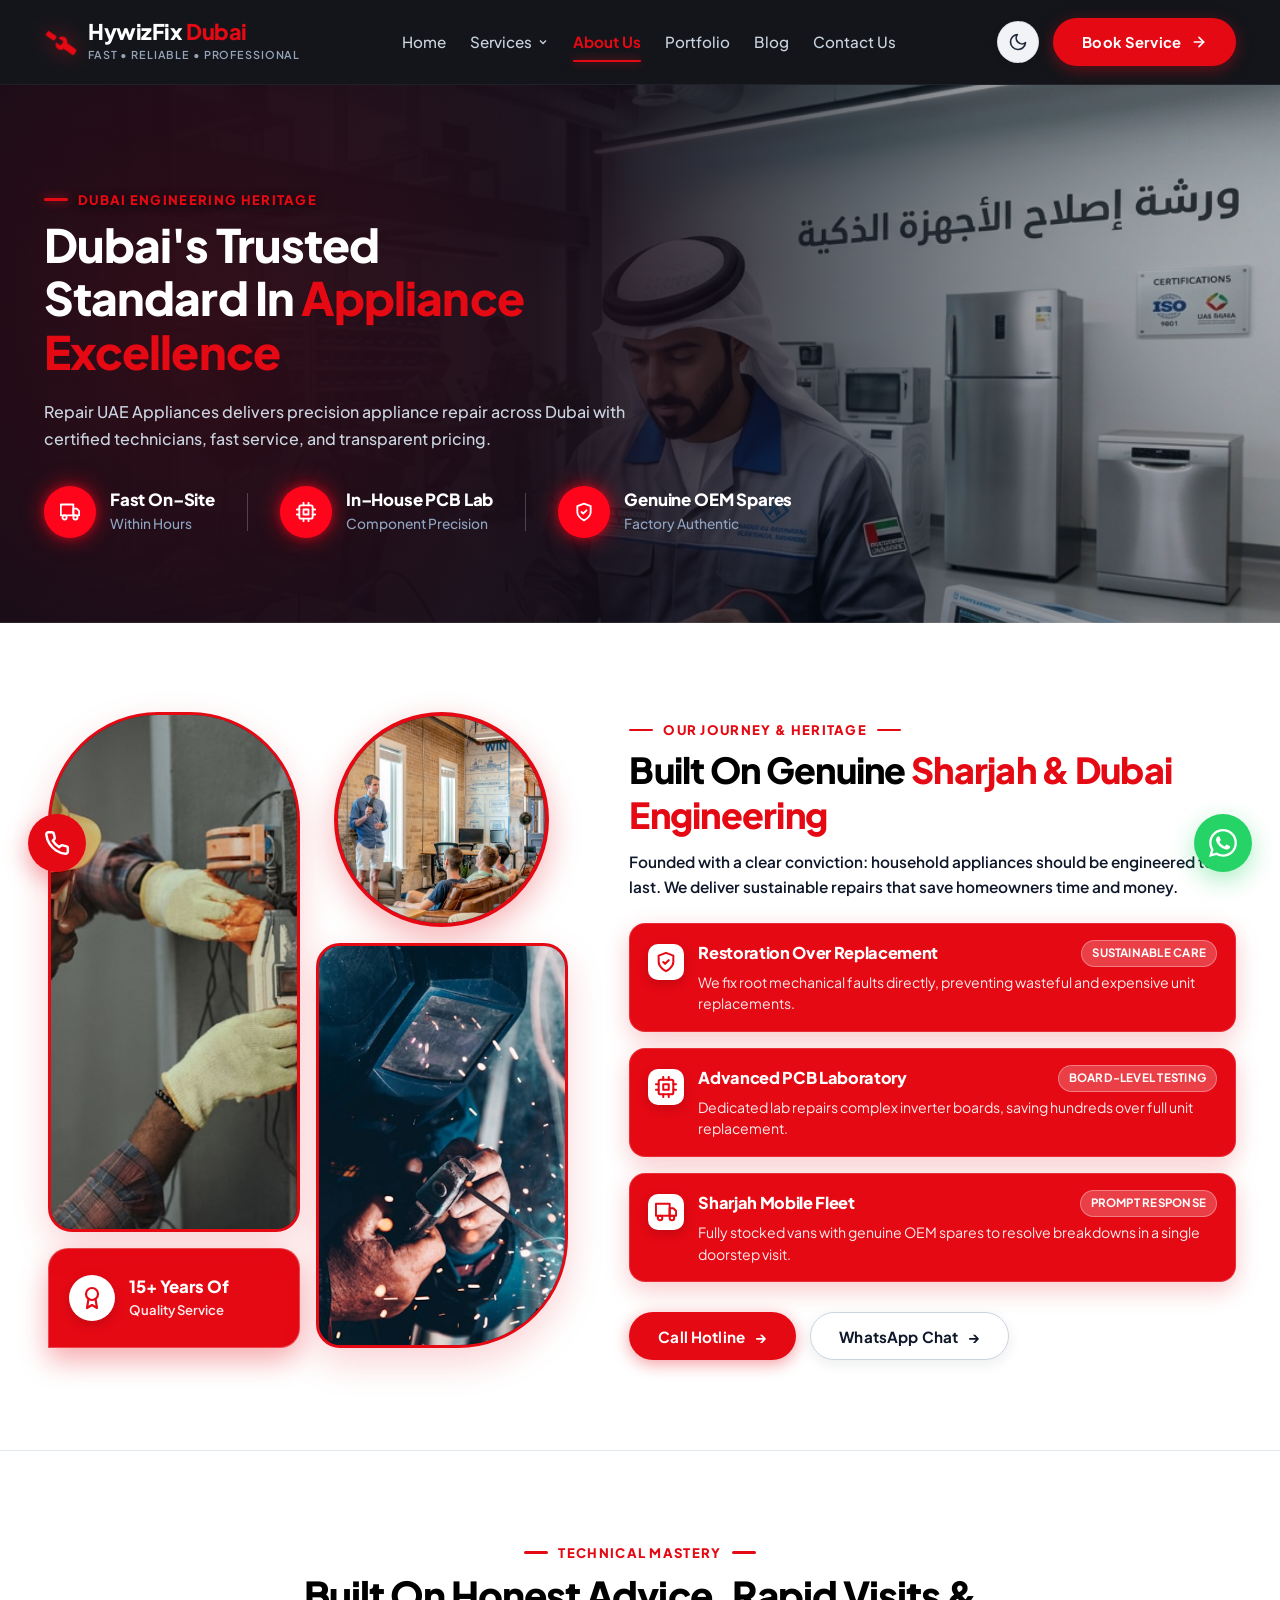
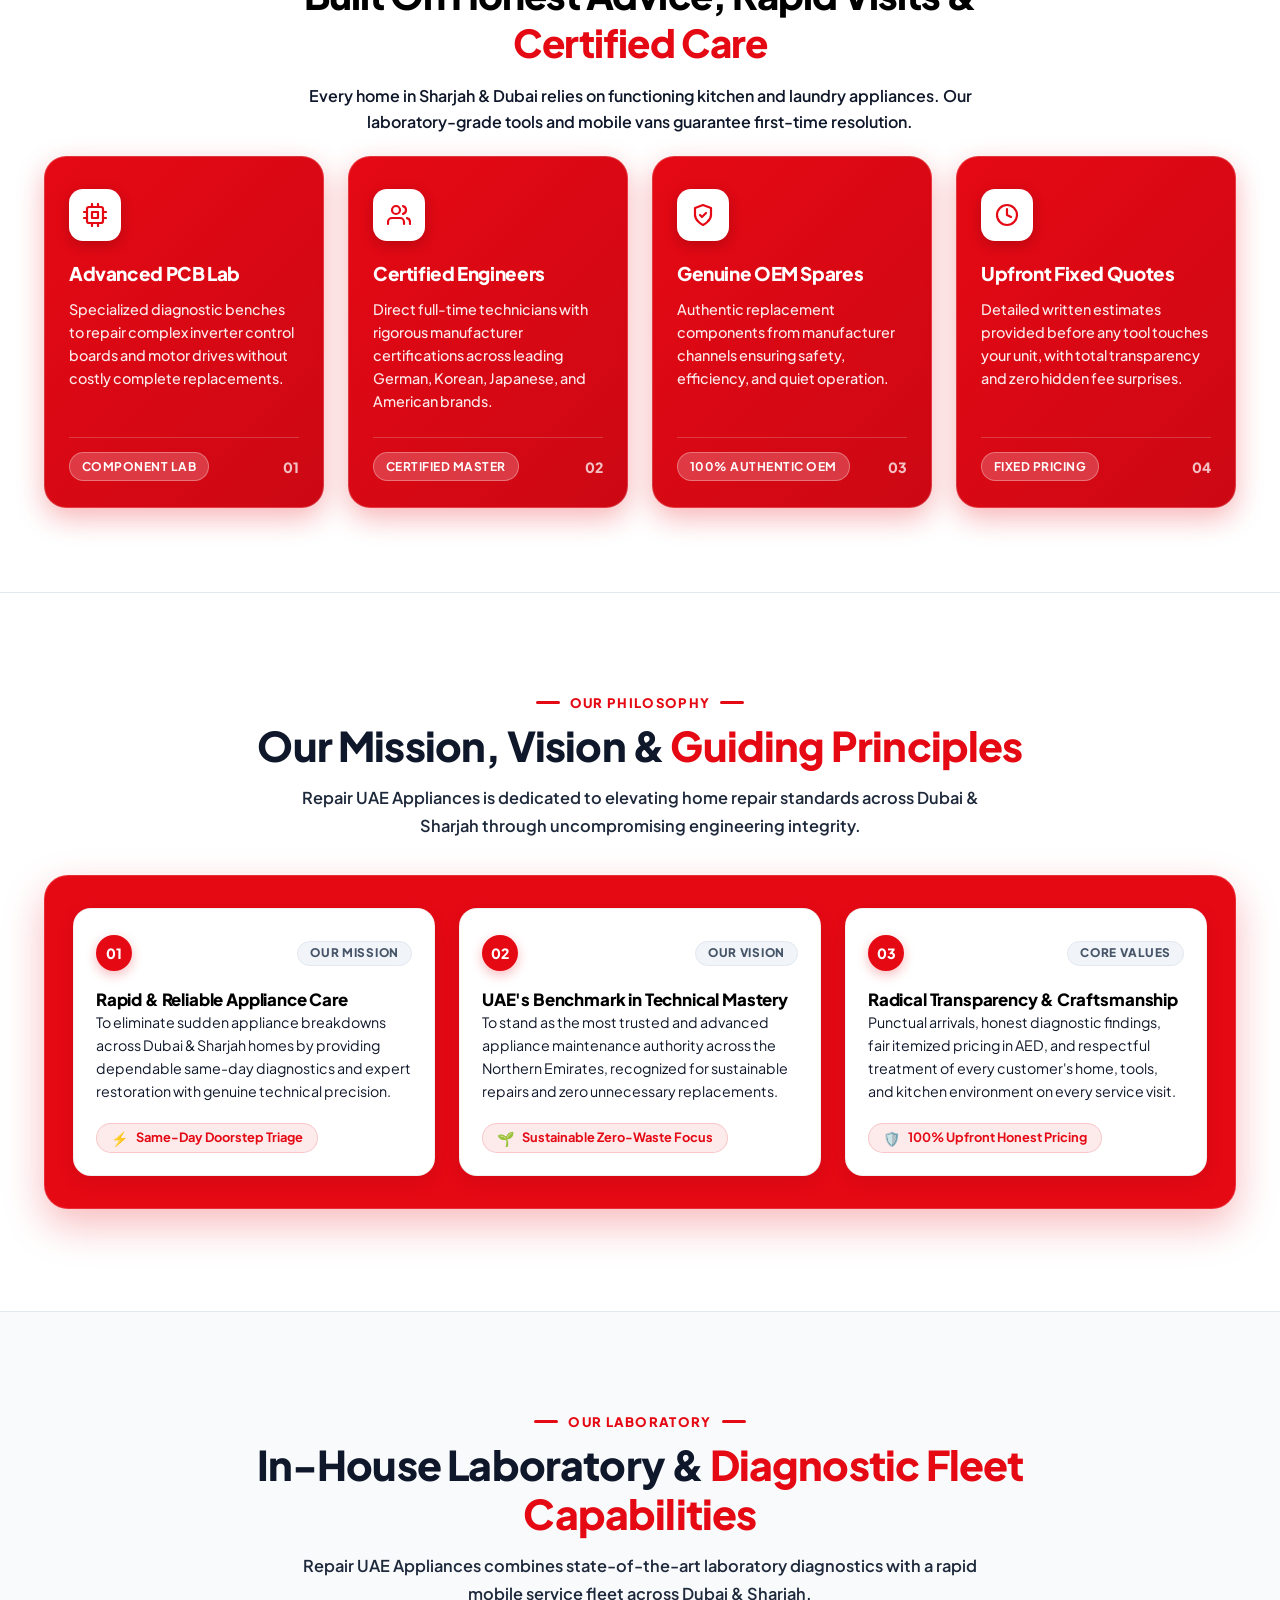
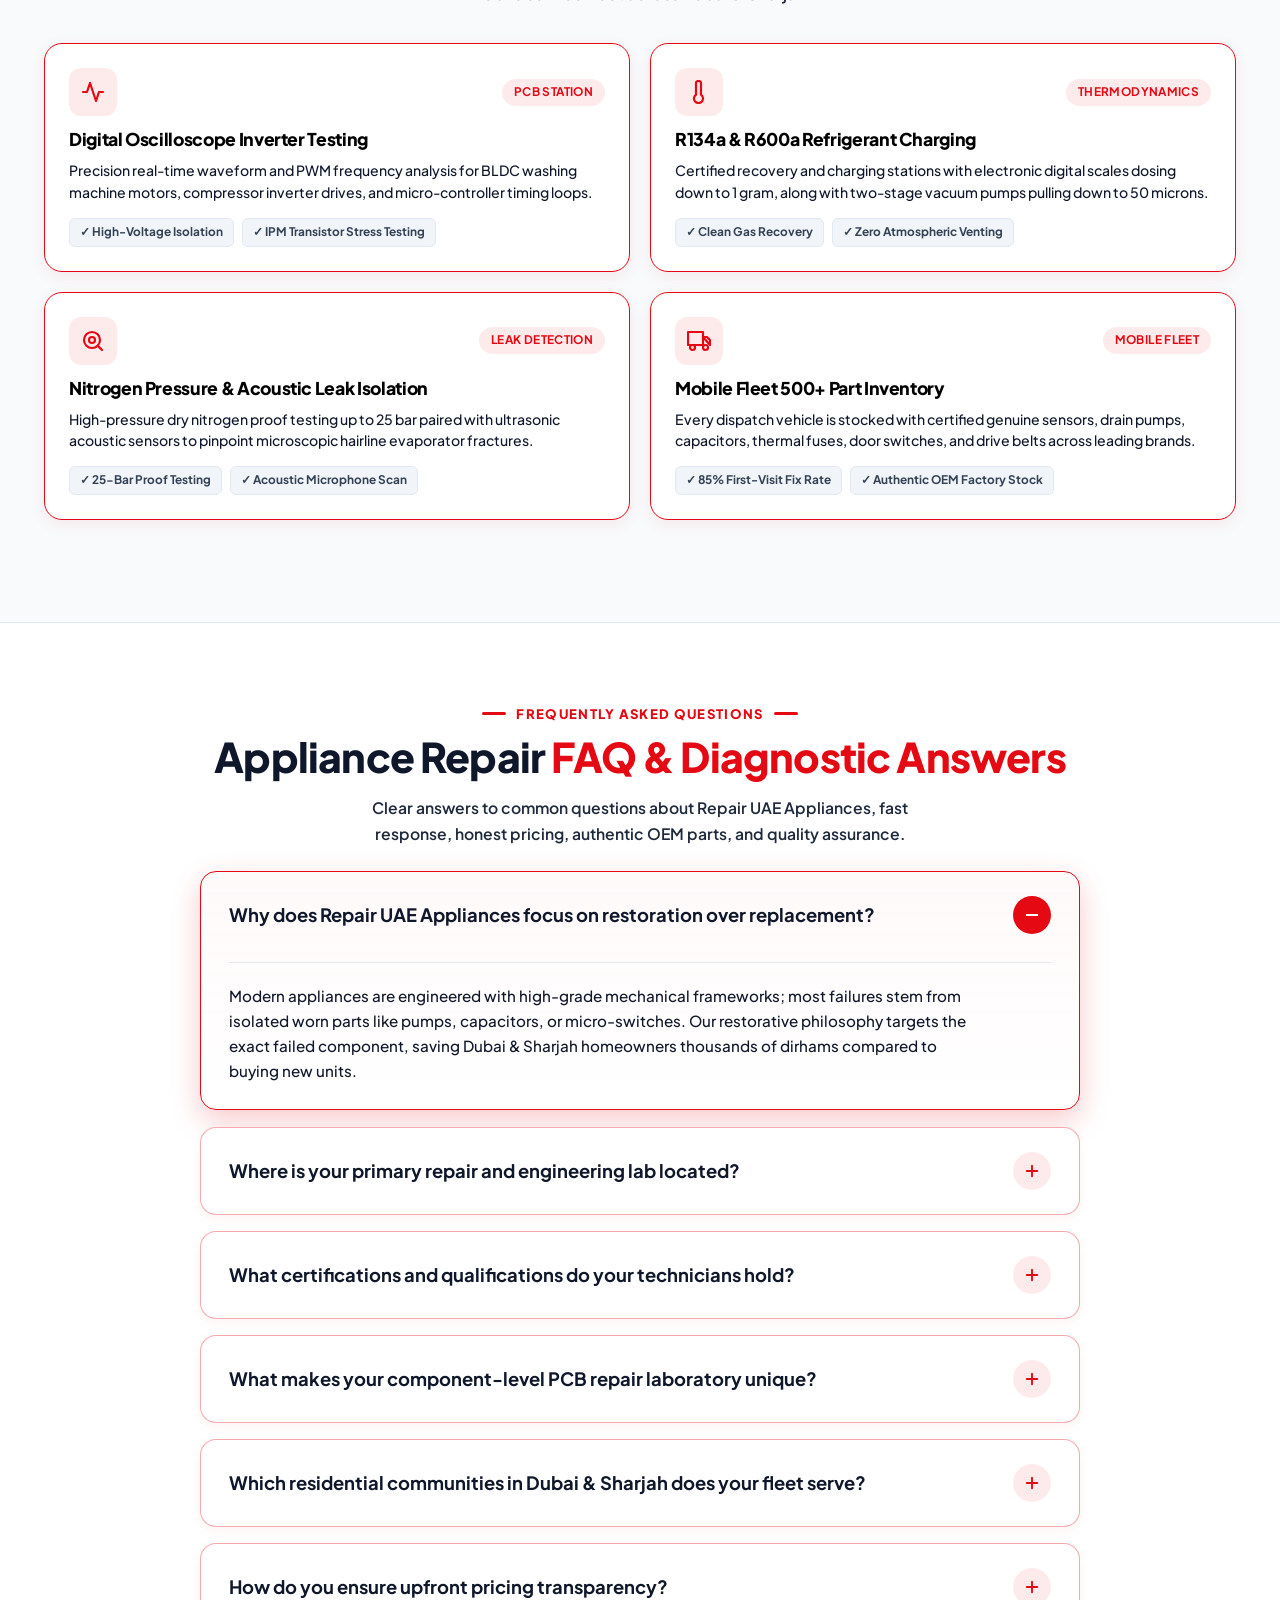
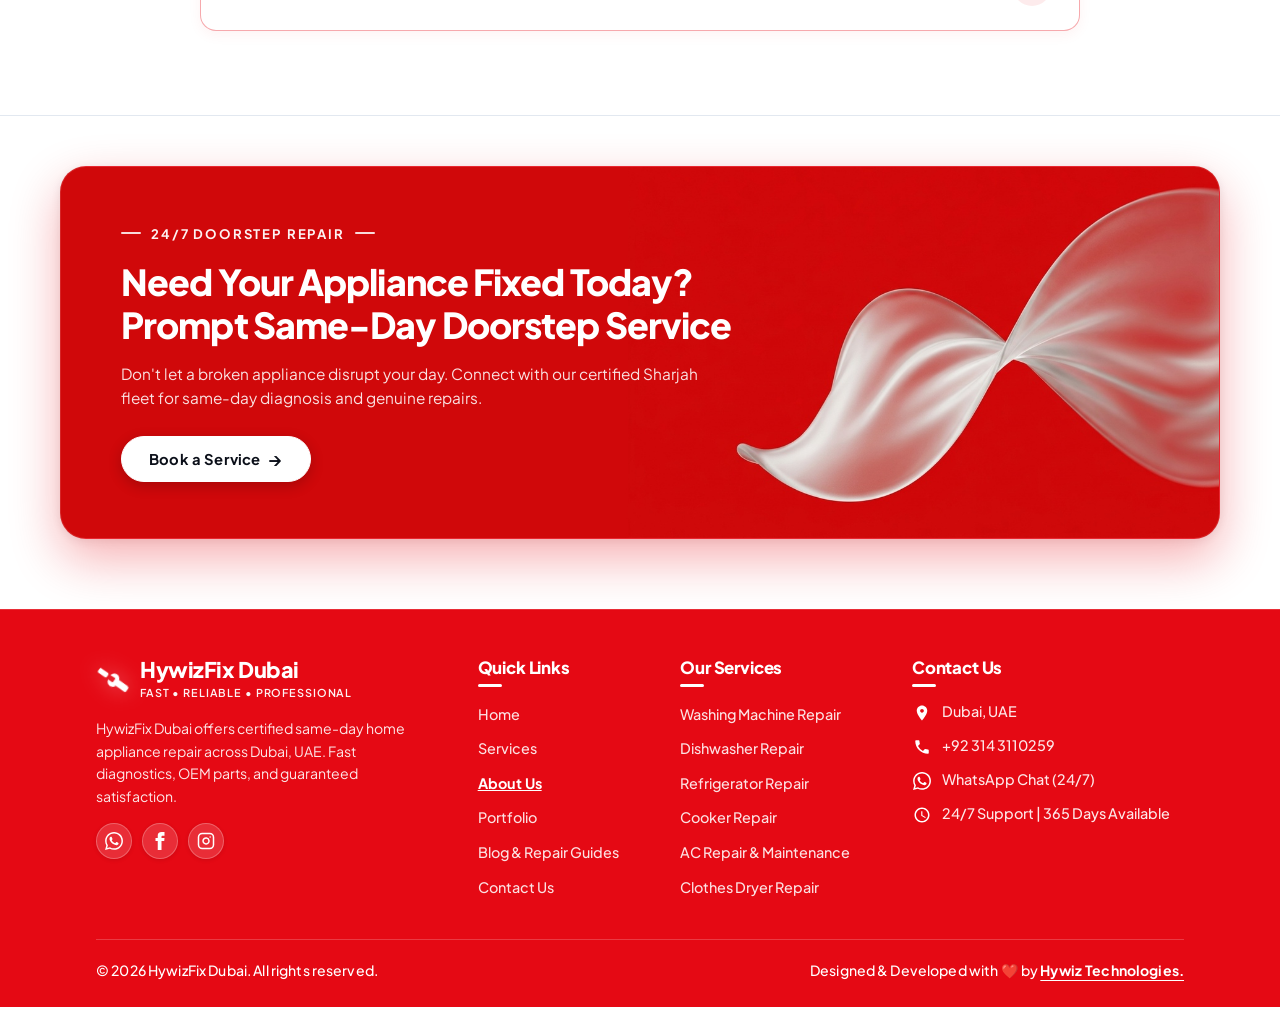
<file: about.html>
<!DOCTYPE html>
<html lang="en">
<head>
  <meta charset="UTF-8" />
  <meta name="viewport" content="width=device-width, initial-scale=1.0" />
  <title>About Us | Repair UAE Appliances — Certified Dubai & Sharjah Team</title>
  <meta name="description" content="Repair UAE Appliances delivers certified home appliance repairs across Dubai & Sharjah. Meet our licensed technicians providing OEM parts, upfront rates & 90-day warranties. Call +92 314 3110259." />
  <link rel="preconnect" href="https://fonts.googleapis.com" />
  <link rel="preconnect" href="https://fonts.gstatic.com" crossorigin />
  <link href="https://fonts.googleapis.com/css2?family=Plus+Jakarta+Sans:wght@400;500;600;700;800&display=swap" rel="stylesheet" />
  <link rel="stylesheet" href="assets/css/style.css?v=9.5" />
  <script>
    (function () {
      try {
        if (localStorage.getItem('rua-theme') === 'dark') {
          document.documentElement.setAttribute('data-theme', 'dark');
        }
      } catch (e) {}
    })();
  </script>
</head>
<body class="about-page-body">


  <!-- Main Navigation Header Matching Website Theme -->
  <header class="site-nav-header">
    <div class="container nav-inner-container">
      <!-- Brand Logo (Red Wrench + HywizFix Dubai) -->
      <a href="index.html" class="brand-identity" aria-label="HywizFix Dubai">
        <svg class="brand-wrench-svg" viewBox="0 0 24 24" fill="currentColor">
          <path d="M22.7 19.3l-5.6-5.6c.7-1.4.5-3.2-.6-4.3-1.4-1.4-3.6-1.5-5.1-.4L14.7 12l-2.7 2.7-2.9-2.9c-1.1 1.5-1 3.7.4 5.1 1.1 1.1 2.9 1.3 4.3.6l5.6 5.6c.4.4 1 .4 1.4 0l1.9-1.9c.4-.4.4-1 0-1.4zM2.8 5.6l4.2 4.2c.4.4 1 .4 1.4 0l1.4-1.4c.4-.4.4-1 0-1.4L5.6 2.8C5.2 2.4 4.6 2.4 4.2 2.8L2.8 4.2c-.4.4-.4 1 0 1.4z"/>
        </svg>
        <div class="brand-title-wrap">
          <div class="brand-main-text">HywizFix <span class="brand-red">Dubai</span></div>
          <div class="brand-sub-tagline">Fast &bull; Reliable &bull; Professional</div>
        </div>
      </a>

      <!-- Center Nav Links -->
      <nav class="nav-desktop" aria-label="Main Navigation">
        <ul class="ref-nav-list">
          <li class="ref-nav-item">
            <a href="index.html" class="ref-nav-link">Home</a>
          </li>
          <li class="ref-nav-item has-dropdown">
            <a href="services.html" class="ref-nav-link">
              <span>Services</span>
              <svg width="12" height="12" viewBox="0 0 24 24" fill="none" stroke="currentColor" stroke-width="2.5"><polyline points="6 9 12 15 18 9"></polyline></svg>
            </a>
            <ul class="pill-dropdown-menu">
              <li>
                <a href="washing-machine-repair.html" class="pill-dropdown-link">
                  <div class="dropdown-icon-box">
                    <svg viewBox="0 0 24 24" fill="none" stroke="currentColor" stroke-width="2.2" stroke-linecap="round" stroke-linejoin="round">
                      <rect x="4" y="2" width="16" height="20" rx="3"></rect>
                      <circle cx="12" cy="13" r="5"></circle>
                      <circle cx="12" cy="13" r="2"></circle>
                    </svg>
                  </div>
                  <span class="dropdown-item-title">Washing Machine Repair</span>
                  <span class="dropdown-item-arrow">&rarr;</span>
                </a>
              </li>
              <li>
                <a href="services.html#service-fridge" class="pill-dropdown-link">
                  <div class="dropdown-icon-box">
                    <svg viewBox="0 0 24 24" fill="none" stroke="currentColor" stroke-width="2.2" stroke-linecap="round" stroke-linejoin="round">
                      <rect x="5" y="2" width="14" height="20" rx="2"></rect>
                      <line x1="5" y1="10" x2="19" y2="10"></line>
                    </svg>
                  </div>
                  <span class="dropdown-item-title">Refrigerator & Freezer Repair</span>
                  <span class="dropdown-item-arrow">&rarr;</span>
                </a>
              </li>
              <li>
                <a href="dishwasher-repair.html" class="pill-dropdown-link">
                  <div class="dropdown-icon-box">
                    <svg viewBox="0 0 24 24" fill="none" stroke="currentColor" stroke-width="2.2" stroke-linecap="round" stroke-linejoin="round">
                      <rect x="4" y="3" width="16" height="18" rx="2"></rect>
                      <line x1="4" y1="8" x2="20" y2="8"></line>
                    </svg>
                  </div>
                  <span class="dropdown-item-title">Dishwasher Repair & Descaling</span>
                  <span class="dropdown-item-arrow">&rarr;</span>
                </a>
              </li>
              <li>
                <a href="dryer-repair.html" class="pill-dropdown-link">
                  <div class="dropdown-icon-box">
                    <svg viewBox="0 0 24 24" fill="none" stroke="currentColor" stroke-width="2.2" stroke-linecap="round" stroke-linejoin="round">
                      <rect x="4" y="2" width="16" height="20" rx="3"></rect>
                      <circle cx="12" cy="13" r="5"></circle>
                      <path d="M10 13c1-1 2-1 3 0s2 1 3 0"></path>
                    </svg>
                  </div>
                  <span class="dropdown-item-title">Clothes Dryer Repair</span>
                  <span class="dropdown-item-arrow">&rarr;</span>
                </a>
              </li>
              <li>
                <a href="cooker-repair.html" class="pill-dropdown-link">
                  <div class="dropdown-icon-box">
                    <svg viewBox="0 0 24 24" fill="none" stroke="currentColor" stroke-width="2.2" stroke-linecap="round" stroke-linejoin="round">
                      <rect x="4" y="3" width="16" height="18" rx="2"></rect>
                      <circle cx="8" cy="6" r="1" fill="currentColor"></circle>
                      <circle cx="12" cy="6" r="1" fill="currentColor"></circle>
                      <circle cx="16" cy="6" r="1" fill="currentColor"></circle>
                    </svg>
                  </div>
                  <span class="dropdown-item-title">Cooking Range & Cooker Repair</span>
                  <span class="dropdown-item-arrow">&rarr;</span>
                </a>
              </li>
              <li>
                <a href="microwave-repair.html" class="pill-dropdown-link">
                  <div class="dropdown-icon-box">
                    <svg viewBox="0 0 24 24" fill="none" stroke="currentColor" stroke-width="2.2" stroke-linecap="round" stroke-linejoin="round">
                      <rect x="3" y="4" width="18" height="16" rx="2"></rect>
                      <rect x="6" y="7" width="9" height="10" rx="1"></rect>
                    </svg>
                  </div>
                  <span class="dropdown-item-title">Microwave Oven Repair</span>
                  <span class="dropdown-item-arrow">&rarr;</span>
                </a>
              </li>
            </ul>
          </li>
          <li class="ref-nav-item">
            <a href="about.html" class="ref-nav-link active">About Us</a>
          </li>
          <li class="ref-nav-item">
            <a href="portfolio.html" class="ref-nav-link">Portfolio</a>
          </li>
          <li class="ref-nav-item">
            <a href="blog.html" class="ref-nav-link">Blog</a>
          </li>
          <li class="ref-nav-item">
            <a href="contact.html" class="ref-nav-link">Contact Us</a>
          </li>
        </ul>
      </nav>

      <!-- Right Action Controls -->
      <div class="header-actions">
        <!-- Theme Toggle Button -->
        <button class="theme-toggle-btn" id="themeToggleBtn" type="button" aria-label="Toggle dark/light theme" title="Toggle theme">
          <svg id="sunIcon" style="display:none;" viewBox="0 0 24 24" fill="none" stroke="currentColor" stroke-width="2" stroke-linecap="round" stroke-linejoin="round">
            <circle cx="12" cy="12" r="5"></circle>
            <line x1="12" y1="1" x2="12" y2="3"></line>
            <line x1="12" y1="21" x2="12" y2="23"></line>
            <line x1="4.22" y1="4.22" x2="5.64" y2="5.64"></line>
            <line x1="18.36" y1="18.36" x2="19.78" y2="19.78"></line>
            <line x1="1" y1="12" x2="3" y2="12"></line>
            <line x1="21" y1="12" x2="23" y2="12"></line>
            <line x1="4.22" y1="19.78" x2="5.64" y2="18.36"></line>
            <line x1="18.36" y1="5.64" x2="19.78" y2="4.22"></line>
          </svg>
          <svg id="moonIcon" viewBox="0 0 24 24" fill="none" stroke="currentColor" stroke-width="2" stroke-linecap="round" stroke-linejoin="round">
            <path d="M21 12.79A9 9 0 1 1 11.21 3 7 7 0 0 0 21 12.79z"></path>
          </svg>
        </button>

        <!-- CTA Header Button -->
        <a href="https://wa.me/923143110259?text=Hello%20HywizFix%20Dubai%2C%20I%20need%20to%20book%20a%20repair%20service." target="_blank" rel="noopener noreferrer" class="btn-cta-header" id="headerCtaBtn" aria-label="Book Service">
          <span>Book Service</span>
          <svg class="arrow-icon" viewBox="0 0 24 24" fill="none" stroke="currentColor" stroke-width="2.5" stroke-linecap="round" stroke-linejoin="round">
            <line x1="5" y1="12" x2="19" y2="12"></line>
            <polyline points="12 5 19 12 12 19"></polyline>
          </svg>
        </a>

        <!-- Mobile Hamburger Toggle -->
        <button class="mobile-nav-toggle-btn" id="mobile-menu-toggle-btn" aria-label="Open menu">
          <svg width="24" height="24" viewBox="0 0 24 24" fill="none" stroke="currentColor" stroke-width="2"><line x1="3" y1="12" x2="21" y2="12"></line><line x1="3" y1="6" x2="21" y2="6"></line><line x1="3" y1="18" x2="21" y2="18"></line></svg>
        </button>
      </div>
    </div>

    <!-- Mobile Dropdown Drawer -->
    <div id="mobile-nav-dropdown" style="display: none; background: #05070c; border-top: 1px solid rgba(255, 255, 255, 0.08); padding: 20px 24px;">
      <div style="display: flex; flex-direction: column; gap: 14px; font-weight: 600;">
        <a href="index.html" style="color: #cbd5e1;">Home</a>
        <div class="mobile-services-wrapper" style="display: flex; flex-direction: column; gap: 10px;">
          <a href="services.html" style="color: #cbd5e1;">Services</a>
          <div class="mobile-services-sub-list" style="display: flex; flex-direction: column; gap: 10px; padding-left: 14px; border-left: 2px solid rgba(229, 9, 20, 0.4);">
            <a href="washing-machine-repair.html" class="mobile-sub-link">Washing Machine Repair</a>
            <a href="refrigerator-repair.html" class="mobile-sub-link">Refrigerator &amp; Freezer Repair</a>
            <a href="dishwasher-repair.html" class="mobile-sub-link">Dishwasher Repair &amp; Descaling</a>
            <a href="dryer-repair.html" class="mobile-sub-link">Clothes Dryer Repair</a>
            <a href="cooker-repair.html" class="mobile-sub-link">Cooking Range &amp; Cooker Repair</a>
            <a href="microwave-repair.html" class="mobile-sub-link">Microwave Oven Repair</a>
          </div>
        </div>
        <a href="about.html" style="color: #e50914;">About Us</a>
        <a href="portfolio.html" style="color: #cbd5e1;">Portfolio</a>
        <a href="blog.html" style="color: #cbd5e1;">Blog</a>
        <a href="contact.html" style="color: #cbd5e1;">Contact Us</a>
        <div style="display: flex; flex-direction: column; gap: 10px; padding-top: 12px; border-top: 1px solid rgba(255, 255, 255, 0.08);">
          <a href="https://wa.me/923143110259?text=Hello%20HywizFix%20Dubai%2C%20I%20need%20to%20book%20a%20repair%20service." class="btn-cta-header" style="width: 100%; justify-content: center; text-align: center;">
            <span>Book Service</span>
            <svg class="arrow-icon" viewBox="0 0 24 24" fill="none" stroke="currentColor" stroke-width="2.5" stroke-linecap="round" stroke-linejoin="round">
              <line x1="5" y1="12" x2="19" y2="12"></line>
              <polyline points="12 5 19 12 12 19"></polyline>
            </svg>
          </a>
        </div>
      </div>
    </div>
  </header>

  <main id="mainContent">
    <!-- ==========================================================================
         1. Subpage Hero Section (Exact Match to Reference media_1789549904266.png)
         ========================================================================== -->
    <section class="about-hero-banner" id="aboutHeroBanner" aria-label="About Us Header">
      <div class="container">
        <div class="about-hero-content">
          
          <!-- Eyebrow with Red Dash from Reference Image -->
          <div class="about-ref-eyebrow-wrap">
            <span class="ref-red-dash"></span>
            <span class="ref-eyebrow-text">DUBAI ENGINEERING HERITAGE</span>
          </div>

          <!-- Main Heading from Reference Image -->
          <h1 class="about-hero-title">
            Dubai's Trusted<br />
            Standard In <span class="brand-red">Appliance<br />Excellence</span>
          </h1>

          <!-- Lead Paragraph from Reference Image -->
          <p class="about-hero-lead">
            Repair UAE Appliances delivers precision appliance repair across Dubai with certified technicians, fast service, and transparent pricing.
          </p>

          <!-- 3 Feature Badges from Reference Image -->
          <div class="about-feature-badges-row">
            
            <!-- Badge 1: Fast On-Site -->
            <div class="about-feature-badge">
              <div class="about-badge-icon">
                <svg width="20" height="20" viewBox="0 0 24 24" fill="none" stroke="currentColor" stroke-width="2.2" stroke-linecap="round" stroke-linejoin="round">
                  <rect x="1" y="3" width="15" height="13"></rect>
                  <polygon points="16 8 20 8 23 11 23 16 16 16 8"></polygon>
                  <circle cx="5.5" cy="18.5" r="2.5"></circle>
                  <circle cx="18.5" cy="18.5" r="2.5"></circle>
                </svg>
              </div>
              <div class="about-badge-text">
                <div class="about-badge-title">Fast On–Site</div>
                <div class="about-badge-sub">Within Hours</div>
              </div>
            </div>

            <!-- Divider -->
            <div class="about-badge-divider"></div>

            <!-- Badge 2: In-House PCB Lab -->
            <div class="about-feature-badge">
              <div class="about-badge-icon">
                <svg width="20" height="20" viewBox="0 0 24 24" fill="none" stroke="currentColor" stroke-width="2.2" stroke-linecap="round" stroke-linejoin="round">
                  <rect x="4" y="4" width="16" height="16" rx="2"></rect>
                  <rect x="9" y="9" width="6" height="6"></rect>
                  <line x1="9" y1="1" x2="9" y2="4"></line>
                  <line x1="15" y1="1" x2="15" y2="4"></line>
                  <line x1="9" y1="20" x2="9" y2="23"></line>
                  <line x1="15" y1="20" x2="15" y2="23"></line>
                  <line x1="20" y1="9" x2="23" y2="9"></line>
                  <line x1="20" y1="15" x2="23" y2="15"></line>
                  <line x1="1" y1="9" x2="4" y2="9"></line>
                  <line x1="1" y1="15" x2="4" y2="15"></line>
                </svg>
              </div>
              <div class="about-badge-text">
                <div class="about-badge-title">In–House PCB Lab</div>
                <div class="about-badge-sub">Component Precision</div>
              </div>
            </div>

            <!-- Divider -->
            <div class="about-badge-divider"></div>

            <!-- Badge 3: Genuine OEM Spares -->
            <div class="about-feature-badge">
              <div class="about-badge-icon">
                <svg width="20" height="20" viewBox="0 0 24 24" fill="none" stroke="currentColor" stroke-width="2.2" stroke-linecap="round" stroke-linejoin="round">
                  <path d="M12 22s8-4 8-10V5l-8-3-8 3v7c0 6 8 10 8 10z"></path>
                  <polyline points="9 12 11 14 15 10"></polyline>
                </svg>
              </div>
              <div class="about-badge-text">
                <div class="about-badge-title">Genuine OEM Spares</div>
                <div class="about-badge-sub">Factory Authentic</div>
              </div>
            </div>

          </div>
        </div>
      </div>
    </section>

    <!-- ==========================================================================
         2. Our Story & Engineering Heritage (Left: 2x2 Image Collage, Right: Story)
         ========================================================================== -->
    <section class="about-story-section" id="engineering-story" aria-label="Our Engineering Story">
      <div class="container">
        
        <div class="about-story-grid">
          
          <!-- LEFT COLUMN: Asymmetric 2x2 Image Collage (Exact Match to Reference media_1789550736053.png) -->
          <div class="about-collage-wrap">
            
            <!-- Left Sub-Column (Arch Top + Golden Trust Badge Bottom) -->
            <div class="collage-col">
              <!-- Top-Left: Arched Portrait Photo -->
              <div class="collage-arch-card">
                <img src="assets/images/hero/about-technician.jpg" alt="Certified Appliance Diagnostic Specialist" class="collage-img" loading="lazy" />
              </div>

              <!-- Bottom-Left: Experience Trust Badge -->
              <div class="collage-badge-card">
                <div class="collage-badge-icon">
                  <svg width="24" height="24" viewBox="0 0 24 24" fill="none" stroke="currentColor" stroke-width="2.2" stroke-linecap="round" stroke-linejoin="round">
                    <circle cx="12" cy="8" r="6"></circle>
                    <path d="M15.477 12.89 17 22l-5-3-5 3 1.523-9.11"></path>
                  </svg>
                </div>
                <div class="collage-badge-text">
                  <span class="collage-badge-number">15+ Years Of</span>
                  <span class="collage-badge-title">Quality Service</span>
                </div>
              </div>
            </div>

            <!-- Right Sub-Column (Circle Top + Curved Photo Bottom) -->
            <div class="collage-col">
              <!-- Top-Right: Circular Team Collaboration Photo -->
              <div class="collage-circle-card">
                <img src="assets/images/hero/about-team-collab.jpg" alt="Appliance Engineering Team Collaboration" class="collage-img" loading="lazy" />
              </div>

              <!-- Bottom-Right: Curved Workshop Photo -->
              <div class="collage-curve-card">
                <img src="assets/images/hero/about-team-workshop.jpg" alt="Master Technicians at Electronic Diagnostic Workbench" class="collage-img" loading="lazy" />
              </div>
            </div>

          </div>

          <!-- RIGHT COLUMN: Story & Capabilities Content -->
          <div class="about-story-content">
            
            <!-- Story Header Block (Right Column) -->
            <div class="about-story-header-block">
              <div class="services-eyebrow-line" style="justify-content: flex-start;">
                <span class="services-dash-bar"></span>
                <span class="services-eyebrow-tag">OUR JOURNEY &amp; HERITAGE</span>
                <span class="services-dash-bar"></span>
              </div>
              <h2 class="about-section-heading">
                Built On Genuine <span class="brand-red">Sharjah &amp; Dubai Engineering</span>
              </h2>
              <p class="about-story-lede">
                Founded with a clear conviction: household appliances should be engineered to last. We deliver sustainable repairs that save homeowners time and money.
              </p>
            </div>
            <div class="about-capability-list">
              <!-- Item 1: Restoration Over Replacement -->
              <div class="about-capability-item">
                <div class="capability-icon-box">
                  <svg width="22" height="22" viewBox="0 0 24 24" fill="none" stroke="currentColor" stroke-width="2.2" stroke-linecap="round" stroke-linejoin="round">
                    <path d="M12 22s8-4 8-10V5l-8-3-8 3v7c0 6 8 10 8 10z"></path>
                    <polyline points="9 12 11 14 15 10"></polyline>
                  </svg>
                </div>
                <div class="capability-text-wrap">
                  <div class="capability-head-row">
                    <h4 class="capability-title">Restoration Over Replacement</h4>
                    <span class="capability-badge-tag">Sustainable Care</span>
                  </div>
                  <p class="capability-desc">We fix root mechanical faults directly, preventing wasteful and expensive unit replacements.</p>
                </div>
              </div>

              <!-- Item 2: Advanced PCB Laboratory -->
              <div class="about-capability-item">
                <div class="capability-icon-box">
                  <svg width="22" height="22" viewBox="0 0 24 24" fill="none" stroke="currentColor" stroke-width="2.2" stroke-linecap="round" stroke-linejoin="round">
                    <rect x="4" y="4" width="16" height="16" rx="2"></rect>
                    <rect x="9" y="9" width="6" height="6"></rect>
                    <line x1="9" y1="1" x2="9" y2="4"></line>
                    <line x1="15" y1="1" x2="15" y2="4"></line>
                    <line x1="9" y1="20" x2="9" y2="23"></line>
                    <line x1="15" y1="20" x2="15" y2="23"></line>
                    <line x1="20" y1="9" x2="23" y2="9"></line>
                    <line x1="20" y1="15" x2="23" y2="15"></line>
                    <line x1="1" y1="9" x2="4" y2="9"></line>
                    <line x1="1" y1="15" x2="4" y2="15"></line>
                  </svg>
                </div>
                <div class="capability-text-wrap">
                  <div class="capability-head-row">
                    <h4 class="capability-title">Advanced PCB Laboratory</h4>
                    <span class="capability-badge-tag">Board-Level Testing</span>
                  </div>
                  <p class="capability-desc">Dedicated lab repairs complex inverter boards, saving hundreds over full unit replacement.</p>
                </div>
              </div>

              <!-- Item 3: Sharjah Mobile Fleet -->
              <div class="about-capability-item">
                <div class="capability-icon-box">
                  <svg width="22" height="22" viewBox="0 0 24 24" fill="none" stroke="currentColor" stroke-width="2.2" stroke-linecap="round" stroke-linejoin="round">
                    <rect x="1" y="3" width="15" height="13"></rect>
                    <polygon points="16 8 20 8 23 11 23 16 16 16 8"></polygon>
                    <circle cx="5.5" cy="18.5" r="2.5"></circle>
                    <circle cx="18.5" cy="18.5" r="2.5"></circle>
                  </svg>
                </div>
                <div class="capability-text-wrap">
                  <div class="capability-head-row">
                    <h4 class="capability-title">Sharjah Mobile Fleet</h4>
                    <span class="capability-badge-tag">Prompt Response</span>
                  </div>
                  <p class="capability-desc">Fully stocked vans with genuine OEM spares to resolve breakdowns in a single doorstep visit.</p>
                </div>
              </div>
            </div>

            <div class="about-action-row">
              <a href="tel:+923143110259" class="btn-about-book">
                <span>Call Hotline</span>
                <span class="btn-arrow">&rarr;</span>
              </a>
              <a href="https://wa.me/923143110259?text=Hello%2C%20I%20need%20urgent%20appliance%20repair%20in%20Dubai" target="_blank" rel="noopener noreferrer" class="btn-about-wa">
                <span>WhatsApp Chat</span>
                <span class="btn-arrow">&rarr;</span>
              </a>
            </div>
          </div>

        </div>

      </div>
    </section>

    <!-- ==========================================================================
         3. Technical Mastery Section (Exact Match to Reference Image media_1789552762034.png)
         ========================================================================== -->
    <section class="technical-mastery-section" id="technical-mastery" aria-label="Technical Mastery">
      <div class="container">
        
        <!-- Centered Header Block -->
        <div class="mastery-header-centered">
          <div class="services-eyebrow-line">
            <span class="services-dash-bar"></span>
            <span class="services-eyebrow-tag">TECHNICAL MASTERY</span>
            <span class="services-dash-bar"></span>
          </div>
          <h2 class="mastery-section-title">
            Built On Honest Advice, Rapid Visits &amp;<br />
            <span class="brand-red">Certified Care</span>
          </h2>
          <p class="mastery-section-lead">
            Every home in Sharjah &amp; Dubai relies on functioning kitchen and laundry appliances. Our laboratory-grade tools and mobile vans guarantee first-time resolution.
          </p>
        </div>

        <!-- 4-Column Ref Mastery Grid -->
        <div class="mastery-cards-grid">
          
          <!-- Card 1: Advanced PCB Lab -->
          <div class="mastery-card-item">
            <div class="mastery-icon-box">
              <svg width="24" height="24" viewBox="0 0 24 24" fill="none" stroke="currentColor" stroke-width="2.2" stroke-linecap="round" stroke-linejoin="round">
                <rect x="4" y="4" width="16" height="16" rx="2"></rect>
                <rect x="9" y="9" width="6" height="6"></rect>
                <line x1="9" y1="1" x2="9" y2="4"></line>
                <line x1="15" y1="1" x2="15" y2="4"></line>
                <line x1="9" y1="20" x2="9" y2="23"></line>
                <line x1="15" y1="20" x2="15" y2="23"></line>
                <line x1="20" y1="9" x2="23" y2="9"></line>
                <line x1="20" y1="15" x2="23" y2="15"></line>
                <line x1="1" y1="9" x2="4" y2="9"></line>
                <line x1="1" y1="15" x2="4" y2="15"></line>
              </svg>
            </div>
            <h3 class="mastery-card-title">Advanced PCB Lab</h3>
            <p class="mastery-card-desc">
              Specialized diagnostic benches to repair complex inverter control boards and motor drives without costly complete replacements.
            </p>
            <div class="mastery-card-footer">
              <span class="mastery-foot-pill">Component Lab</span>
              <span class="mastery-card-num">01</span>
            </div>
          </div>

          <!-- Card 2: Certified Engineers -->
          <div class="mastery-card-item">
            <div class="mastery-icon-box">
              <svg width="24" height="24" viewBox="0 0 24 24" fill="none" stroke="currentColor" stroke-width="2.2" stroke-linecap="round" stroke-linejoin="round">
                <path d="M17 21v-2a4 4 0 0 0-4-4H5a4 4 0 0 0-4 4v2"></path>
                <circle cx="9" cy="7" r="4"></circle>
                <path d="M23 21v-2a4 4 0 0 0-3-3.87"></path>
                <path d="M16 3.13a4 4 0 0 1 0 7.75"></path>
              </svg>
            </div>
            <h3 class="mastery-card-title">Certified Engineers</h3>
            <p class="mastery-card-desc">
              Direct full-time technicians with rigorous manufacturer certifications across leading German, Korean, Japanese, and American brands.
            </p>
            <div class="mastery-card-footer">
              <span class="mastery-foot-pill">Certified Master</span>
              <span class="mastery-card-num">02</span>
            </div>
          </div>

          <!-- Card 3: Genuine OEM Spares -->
          <div class="mastery-card-item">
            <div class="mastery-icon-box">
              <svg width="24" height="24" viewBox="0 0 24 24" fill="none" stroke="currentColor" stroke-width="2.2" stroke-linecap="round" stroke-linejoin="round">
                <path d="M12 22s8-4 8-10V5l-8-3-8 3v7c0 6 8 10 8 10z"></path>
                <polyline points="9 12 11 14 15 10"></polyline>
              </svg>
            </div>
            <h3 class="mastery-card-title">Genuine OEM Spares</h3>
            <p class="mastery-card-desc">
              Authentic replacement components from manufacturer channels ensuring safety, efficiency, and quiet operation.
            </p>
            <div class="mastery-card-footer">
              <span class="mastery-foot-pill">100% Authentic OEM</span>
              <span class="mastery-card-num">03</span>
            </div>
          </div>

          <!-- Card 4: Upfront Fixed Quotes -->
          <div class="mastery-card-item">
            <div class="mastery-icon-box">
              <svg width="24" height="24" viewBox="0 0 24 24" fill="none" stroke="currentColor" stroke-width="2.2" stroke-linecap="round" stroke-linejoin="round">
                <circle cx="12" cy="12" r="10"></circle>
                <polyline points="12 6 12 12 16 14"></polyline>
              </svg>
            </div>
            <h3 class="mastery-card-title">Upfront Fixed Quotes</h3>
            <p class="mastery-card-desc">
              Detailed written estimates provided before any tool touches your unit, with total transparency and zero hidden fee surprises.
            </p>
            <div class="mastery-card-footer">
              <span class="mastery-foot-pill">Fixed Pricing</span>
              <span class="mastery-card-num">04</span>
            </div>
          </div>

        </div>

      </div>
    </section>

    <!-- ==========================================================================
         4. Company Philosophy (Mission, Vision, Values)
         ========================================================================== -->
    <section class="philosophy-section section-single">
      <div class="container">
        <div class="section-heading-block centered">
          <div class="services-eyebrow-line">
            <span class="services-dash-bar"></span>
            <span class="services-eyebrow-tag">OUR PHILOSOPHY</span>
            <span class="services-dash-bar"></span>
          </div>
          <h2 class="section-title">
            Our Mission, Vision &amp; <span class="brand-red">Guiding Principles</span>
          </h2>
          <p class="section-lede">
            Repair UAE Appliances is dedicated to elevating home repair standards across Dubai &amp; Sharjah through uncompromising engineering integrity.
          </p>
        </div>

        <div class="philosophy-pipeline-deck">
          <div class="philosophy-pillars-row">
            <!-- Pillar 01: Mission -->
            <div class="philosophy-pillar">
              <div class="pillar-marker-row">
                <div class="pillar-node-pill">
                  <span class="node-num">01</span>
                </div>
                <span class="pillar-kicker-tag">OUR MISSION</span>
              </div>
              <div class="pillar-body">
                <h3 class="pillar-title">Rapid &amp; Reliable Appliance Care</h3>
                <p class="pillar-desc">To eliminate sudden appliance breakdowns across Dubai &amp; Sharjah homes by providing dependable same-day diagnostics and expert restoration with genuine technical precision.</p>
              </div>
              <div class="pillar-foot-badge">
                <span class="foot-icon">⚡</span>
                <span class="foot-text">Same-Day Doorstep Triage</span>
              </div>
            </div>

            <!-- Pillar 02: Vision -->
            <div class="philosophy-pillar">
              <div class="pillar-marker-row">
                <div class="pillar-node-pill">
                  <span class="node-num">02</span>
                </div>
                <span class="pillar-kicker-tag">OUR VISION</span>
              </div>
              <div class="pillar-body">
                <h3 class="pillar-title">UAE's Benchmark in Technical Mastery</h3>
                <p class="pillar-desc">To stand as the most trusted and advanced appliance maintenance authority across the Northern Emirates, recognized for sustainable repairs and zero unnecessary replacements.</p>
              </div>
              <div class="pillar-foot-badge">
                <span class="foot-icon">🌱</span>
                <span class="foot-text">Sustainable Zero-Waste Focus</span>
              </div>
            </div>

            <!-- Pillar 03: Values -->
            <div class="philosophy-pillar">
              <div class="pillar-marker-row">
                <div class="pillar-node-pill">
                  <span class="node-num">03</span>
                </div>
                <span class="pillar-kicker-tag">CORE VALUES</span>
              </div>
              <div class="pillar-body">
                <h3 class="pillar-title">Radical Transparency &amp; Craftsmanship</h3>
                <p class="pillar-desc">Punctual arrivals, honest diagnostic findings, fair itemized pricing in AED, and respectful treatment of every customer's home, tools, and kitchen environment on every service visit.</p>
              </div>
              <div class="pillar-foot-badge">
                <span class="foot-icon">🛡️</span>
                <span class="foot-text">100% Upfront Honest Pricing</span>
              </div>
            </div>
          </div>
        </div>
      </div>
    </section>

    <!-- ==========================================================================
         5. Specialized Workshop & Diagnostic Fleet Capabilities
         ========================================================================== -->
    <section class="capabilities-section section-single">
      <div class="container">
        <div class="section-heading-block centered">
          <div class="services-eyebrow-line">
            <span class="services-dash-bar"></span>
            <span class="services-eyebrow-tag">OUR LABORATORY</span>
            <span class="services-dash-bar"></span>
          </div>
          <h2 class="section-title">
            In-House Laboratory &amp; <span class="brand-red">Diagnostic Fleet Capabilities</span>
          </h2>
          <p class="section-lede">
            Repair UAE Appliances combines state-of-the-art laboratory diagnostics with a rapid mobile service fleet across Dubai &amp; Sharjah.
          </p>
        </div>

        <div class="capabilities-fleet-grid">
          <!-- Station 1: Digital Oscilloscope Bench -->
          <div class="capability-fleet-card">
            <div class="capability-fleet-top">
              <div class="capability-fleet-icon">
                <svg width="24" height="24" viewBox="0 0 24 24" fill="none" stroke="currentColor" stroke-width="2.2" stroke-linecap="round" stroke-linejoin="round">
                  <polyline points="22 12 18 12 15 21 9 3 6 12 2 12"></polyline>
                </svg>
              </div>
              <span class="capability-fleet-tag">PCB Station</span>
            </div>
            <h3>Digital Oscilloscope Inverter Testing</h3>
            <p>Precision real-time waveform and PWM frequency analysis for BLDC washing machine motors, compressor inverter drives, and micro-controller timing loops.</p>
            <div class="capability-fleet-specs">
              <span class="capability-spec-pill">✓ High-Voltage Isolation</span>
              <span class="capability-spec-pill">✓ IPM Transistor Stress Testing</span>
            </div>
          </div>

          <!-- Station 2: Sealed System Refrigerant Station -->
          <div class="capability-fleet-card">
            <div class="capability-fleet-top">
              <div class="capability-fleet-icon">
                <svg width="24" height="24" viewBox="0 0 24 24" fill="none" stroke="currentColor" stroke-width="2.2" stroke-linecap="round" stroke-linejoin="round">
                  <path d="M14 14.76V3.5a2.5 2.5 0 0 0-5 0v11.26a4.5 4.5 0 1 0 5 0z"></path>
                </svg>
              </div>
              <span class="capability-fleet-tag">Thermodynamics</span>
            </div>
            <h3>R134a &amp; R600a Refrigerant Charging</h3>
            <p>Certified recovery and charging stations with electronic digital scales dosing down to 1 gram, along with two-stage vacuum pumps pulling down to 50 microns.</p>
            <div class="capability-fleet-specs">
              <span class="capability-spec-pill">✓ Clean Gas Recovery</span>
              <span class="capability-spec-pill">✓ Zero Atmospheric Venting</span>
            </div>
          </div>

          <!-- Station 3: Ultrasonic & Pressure Leak Testing -->
          <div class="capability-fleet-card">
            <div class="capability-fleet-top">
              <div class="capability-fleet-icon">
                <svg width="24" height="24" viewBox="0 0 24 24" fill="none" stroke="currentColor" stroke-width="2.2" stroke-linecap="round" stroke-linejoin="round">
                  <circle cx="11" cy="11" r="8"></circle>
                  <line x1="21" y1="21" x2="16.65" y2="16.65"></line>
                  <circle cx="11" cy="11" r="3"></circle>
                </svg>
              </div>
              <span class="capability-fleet-tag">Leak Detection</span>
            </div>
            <h3>Nitrogen Pressure &amp; Acoustic Leak Isolation</h3>
            <p>High-pressure dry nitrogen proof testing up to 25 bar paired with ultrasonic acoustic sensors to pinpoint microscopic hairline evaporator fractures.</p>
            <div class="capability-fleet-specs">
              <span class="capability-spec-pill">✓ 25-Bar Proof Testing</span>
              <span class="capability-spec-pill">✓ Acoustic Microphone Scan</span>
            </div>
          </div>

          <!-- Station 4: Mobile Van Fleet Stock -->
          <div class="capability-fleet-card">
            <div class="capability-fleet-top">
              <div class="capability-fleet-icon">
                <svg width="24" height="24" viewBox="0 0 24 24" fill="none" stroke="currentColor" stroke-width="2.2" stroke-linecap="round" stroke-linejoin="round">
                  <rect x="1" y="3" width="15" height="13"></rect>
                  <polygon points="16 8 20 8 23 11 23 16 16 8"></polygon>
                  <circle cx="5.5" cy="18.5" r="2.5"></circle>
                  <circle cx="18.5" cy="18.5" r="2.5"></circle>
                </svg>
              </div>
              <span class="capability-fleet-tag">Mobile Fleet</span>
            </div>
            <h3>Mobile Fleet 500+ Part Inventory</h3>
            <p>Every dispatch vehicle is stocked with certified genuine sensors, drain pumps, capacitors, thermal fuses, door switches, and drive belts across leading brands.</p>
            <div class="capability-fleet-specs">
              <span class="capability-spec-pill">✓ 85% First-Visit Fix Rate</span>
              <span class="capability-spec-pill">✓ Authentic OEM Factory Stock</span>
            </div>
          </div>
        </div>
      </div>
    </section>

    <!-- ==========================================================================
         6. Interactive FAQ Accordion Section
         ========================================================================== -->
    <section class="faq-section section-single" id="faq" aria-label="Frequently Asked Questions">
      <div class="container">
        <div class="section-heading-block centered">
          <div class="services-eyebrow-line">
            <span class="services-dash-bar"></span>
            <span class="services-eyebrow-tag">FREQUENTLY ASKED QUESTIONS</span>
            <span class="services-dash-bar"></span>
          </div>
          <h2 class="section-title">Appliance Repair <span class="brand-red">FAQ &amp; Diagnostic Answers</span></h2>
          <p class="section-lede">
            Clear answers to common questions about Repair UAE Appliances, fast response, honest pricing, authentic OEM parts, and quality assurance.
          </p>
        </div>

        <div class="faq-container">
          <!-- Question 1 -->
          <article class="faq-item active">
            <button type="button" class="faq-item-trigger" aria-expanded="true">
              <span class="faq-question-text">Why does Repair UAE Appliances focus on restoration over replacement?</span>
              <span class="faq-icon-box">
                <svg class="faq-plus-icon" width="18" height="18" viewBox="0 0 24 24" fill="none" stroke="currentColor" stroke-width="2.5" stroke-linecap="round" stroke-linejoin="round"><line x1="12" y1="5" x2="12" y2="19"></line><line x1="5" y1="12" x2="19" y2="12"></line></svg>
                <svg class="faq-minus-icon" width="18" height="18" viewBox="0 0 24 24" fill="none" stroke="currentColor" stroke-width="2.5" stroke-linecap="round" stroke-linejoin="round"><line x1="5" y1="12" x2="19" y2="12"></line></svg>
              </span>
            </button>
            <div class="faq-item-content">
              <div class="faq-answer-inner">
                <p>
                  Modern appliances are engineered with high-grade mechanical frameworks; most failures stem from isolated worn parts like pumps, capacitors, or micro-switches. Our restorative philosophy targets the exact failed component, saving Dubai &amp; Sharjah homeowners thousands of dirhams compared to buying new units.
                </p>
              </div>
            </div>
          </article>

          <!-- Question 2 -->
          <article class="faq-item">
            <button type="button" class="faq-item-trigger" aria-expanded="false">
              <span class="faq-question-text">Where is your primary repair and engineering lab located?</span>
              <span class="faq-icon-box">
                <svg class="faq-plus-icon" width="18" height="18" viewBox="0 0 24 24" fill="none" stroke="currentColor" stroke-width="2.5" stroke-linecap="round" stroke-linejoin="round"><line x1="12" y1="5" x2="12" y2="19"></line><line x1="5" y1="12" x2="19" y2="12"></line></svg>
                <svg class="faq-minus-icon" width="18" height="18" viewBox="0 0 24 24" fill="none" stroke="currentColor" stroke-width="2.5" stroke-linecap="round" stroke-linejoin="round"><line x1="5" y1="12" x2="19" y2="12"></line></svg>
              </span>
            </button>
            <div class="faq-item-content">
              <div class="faq-answer-inner">
                <p>
                  The centralized Repair UAE Appliances technical workshop and micro-electronics PCB diagnostic laboratory are strategically positioned in the UAE. This local infrastructure enables rapid component testing, circuit-level micro-soldering, and swift mobile dispatch across all Dubai Marina, Downtown, Palm Jumeirah, JVC, Al Barsha, and Sharjah residential districts.
                </p>
              </div>
            </div>
          </article>

          <!-- Question 3 -->
          <article class="faq-item">
            <button type="button" class="faq-item-trigger" aria-expanded="false">
              <span class="faq-question-text">What certifications and qualifications do your technicians hold?</span>
              <span class="faq-icon-box">
                <svg class="faq-plus-icon" width="18" height="18" viewBox="0 0 24 24" fill="none" stroke="currentColor" stroke-width="2.5" stroke-linecap="round" stroke-linejoin="round"><line x1="12" y1="5" x2="12" y2="19"></line><line x1="5" y1="12" x2="19" y2="12"></line></svg>
                <svg class="faq-minus-icon" width="18" height="18" viewBox="0 0 24 24" fill="none" stroke="currentColor" stroke-width="2.5" stroke-linecap="round" stroke-linejoin="round"><line x1="5" y1="12" x2="19" y2="12"></line></svg>
              </span>
            </button>
            <div class="faq-item-content">
              <div class="faq-answer-inner">
                <p>
                  All Repair UAE Appliances engineers are factory-trained specialists with extensive hands-on technical expertise across European, American, and Asian appliance brands (Bosch, Siemens, Samsung, LG, Daikin, Whirlpool, Miele). They strictly follow international safety standards for electrical, refrigerative, and thermal systems.
                </p>
              </div>
            </div>
          </article>

          <!-- Question 4 -->
          <article class="faq-item">
            <button type="button" class="faq-item-trigger" aria-expanded="false">
              <span class="faq-question-text">What makes your component-level PCB repair laboratory unique?</span>
              <span class="faq-icon-box">
                <svg class="faq-plus-icon" width="18" height="18" viewBox="0 0 24 24" fill="none" stroke="currentColor" stroke-width="2.5" stroke-linecap="round" stroke-linejoin="round"><line x1="12" y1="5" x2="12" y2="19"></line><line x1="5" y1="12" x2="19" y2="12"></line></svg>
                <svg class="faq-minus-icon" width="18" height="18" viewBox="0 0 24 24" fill="none" stroke="currentColor" stroke-width="2.5" stroke-linecap="round" stroke-linejoin="round"><line x1="5" y1="12" x2="19" y2="12"></line></svg>
              </span>
            </button>
            <div class="faq-item-content">
              <div class="faq-answer-inner">
                <p>
                  Unlike basic contractors who advise purchasing costly new circuit assemblies, our electronic laboratory repairs inverter motor boards, micro-controller circuits, and display modules down to the component level, restoring full functionality at a fraction of the cost.
                </p>
              </div>
            </div>
          </article>

          <!-- Question 5 -->
          <article class="faq-item">
            <button type="button" class="faq-item-trigger" aria-expanded="false">
              <span class="faq-question-text">Which residential communities in Dubai &amp; Sharjah does your fleet serve?</span>
              <span class="faq-icon-box">
                <svg class="faq-plus-icon" width="18" height="18" viewBox="0 0 24 24" fill="none" stroke="currentColor" stroke-width="2.5" stroke-linecap="round" stroke-linejoin="round"><line x1="12" y1="5" x2="12" y2="19"></line><line x1="5" y1="12" x2="19" y2="12"></line></svg>
                <svg class="faq-minus-icon" width="18" height="18" viewBox="0 0 24 24" fill="none" stroke="currentColor" stroke-width="2.5" stroke-linecap="round" stroke-linejoin="round"><line x1="5" y1="12" x2="19" y2="12"></line></svg>
              </span>
            </button>
            <div class="faq-item-content">
              <div class="faq-answer-inner">
                <p>
                  We provide comprehensive coverage across major residential hubs, including Dubai Marina, Downtown Dubai, Palm Jumeirah, JLT, Al Barsha, JVC, Business Bay, Arabian Ranches, Dubai Hills, Deira, Mirdif, Al Majaz, Al Nahda, and surrounding neighborhoods.
                </p>
              </div>
            </div>
          </article>

          <!-- Question 6 -->
          <article class="faq-item">
            <button type="button" class="faq-item-trigger" aria-expanded="false">
              <span class="faq-question-text">How do you ensure upfront pricing transparency?</span>
              <span class="faq-icon-box">
                <svg class="faq-plus-icon" width="18" height="18" viewBox="0 0 24 24" fill="none" stroke="currentColor" stroke-width="2.5" stroke-linecap="round" stroke-linejoin="round"><line x1="12" y1="5" x2="12" y2="19"></line><line x1="5" y1="12" x2="19" y2="12"></line></svg>
                <svg class="faq-minus-icon" width="18" height="18" viewBox="0 0 24 24" fill="none" stroke="currentColor" stroke-width="2.5" stroke-linecap="round" stroke-linejoin="round"><line x1="5" y1="12" x2="19" y2="12"></line></svg>
              </span>
            </button>
            <div class="faq-item-content">
              <div class="faq-answer-inner">
                <p>
                  At Repair UAE Appliances, we operate on an honest, flat-rate pricing system displayed in AED with zero hidden call-out fees or unexpected charges. You receive a complete diagnostic report and exact quote upfront before any repair commences.
                </p>
              </div>
            </div>
          </article>
        </div>
      </div>
    </section>

    <!-- ==========================================================================
         BOTTOM CTA CARD (Exact 1:1 Match to Reference media_1789620842974.png)
         ========================================================================== -->
    <section class="about-cta-section" id="about-cta-card-section">
      <div class="container" style="max-width: 1200px; margin: 0 auto; padding: 0 20px;">
        
        <!-- The Elevated Standalone Red CTA Card Matching Reference -->
        <div class="cta-ref-card">
          
          <!-- Left Column Content (Exact Match to Reference media_1789620842974.png) -->
          <div class="cta-ref-content">

            <!-- Eyebrow Tag with Leading Dash (Exact Reference) -->
            <div class="cta-ref-eyebrow">
              <span class="cta-ref-dash">&mdash;</span>
              <span>24/7 DOORSTEP REPAIR</span>
            </div>

            <!-- Main Heading (Exact Reference Typography) -->
            <h2 class="cta-ref-title">
              Need Your Appliance Fixed Today? <br />Prompt Same-Day Doorstep Service
            </h2>

            <!-- Subtitle Description (Exact Reference) -->
            <p class="cta-ref-desc">
              Don't let a broken appliance disrupt your day. Connect with our certified Sharjah fleet for same-day diagnosis and genuine repairs.
            </p>

            <!-- Single Action Pill Button (Exact Match to 'Book a demo →' in Reference) -->
            <div class="cta-ref-btns-row">
              <a href="tel:+923143110259" class="btn-ref-pill btn-ref-pill-white">
                <span>Book a Service</span>
                <span class="btn-arrow">&rarr;</span>
              </a>
            </div>

          </div>

        </div>
      </div>
    </section>

  </main>

  <!-- Footer Matching Reference (media_1789466898943.png) -->
  <footer class="site-footer-ref">
    <div class="container">
      <!-- Elevated Rounded Card (media_1789466898943.png) -->
      <div class="footer-ref-card cols-2 lg:flex lg:flex-row lg:justify-between lg:items-start">
        <!-- Col 1: Brand Info -->
        <div class="footer-card-col footer-brand-col">
          <a href="index.html" class="brand-identity" aria-label="HywizFix Dubai">
            <svg class="brand-wrench-svg" viewBox="0 0 24 24" fill="currentColor">
              <path d="M22.7 19.3l-5.6-5.6c.7-1.4.5-3.2-.6-4.3-1.4-1.4-3.6-1.5-5.1-.4L14.7 12l-2.7 2.7-2.9-2.9c-1.1 1.5-1 3.7.4 5.1 1.1 1.1 2.9 1.3 4.3.6l5.6 5.6c.4.4 1 .4 1.4 0l1.9-1.9c.4-.4.4-1 0-1.4zM2.8 5.6l4.2 4.2c.4.4 1 .4 1.4 0l1.4-1.4c.4-.4.4-1 0-1.4L5.6 2.8C5.2 2.4 4.6 2.4 4.2 2.8L2.8 4.2c-.4.4-.4 1 0 1.4z"/>
            </svg>
            <div class="brand-title-wrap">
              <div class="brand-main-text">HywizFix <span class="brand-red">Dubai</span></div>
              <div class="brand-sub-tagline">Fast &bull; Reliable &bull; Professional</div>
            </div>
          </a>
          <p class="footer-ref-lede">
            HywizFix Dubai offers certified same-day home appliance repair across Dubai, UAE. Fast diagnostics, OEM parts, and guaranteed satisfaction.
          </p>
          <div class="footer-ref-socials">
            <a href="https://wa.me/923143110259?text=Hello%2C%20I%20need%20urgent%20appliance%20repair%20in%20Dubai" class="footer-social-circle" aria-label="WhatsApp" target="_blank" rel="noopener noreferrer">
              <svg width="18" height="18" viewBox="0 0 24 24" fill="currentColor"><path d="M.057 24l1.687-6.163c-1.041-1.804-1.588-3.849-1.587-5.946.003-6.556 5.338-11.891 11.893-11.891 3.181.001 6.167 1.24 8.413 3.488 2.245 2.248 3.481 5.236 3.48 8.414-.003 6.557-5.338 11.892-11.893 11.892-1.99-.001-3.951-.5-5.688-1.448l-6.305 1.654zm6.597-3.807c1.676.995 3.276 1.591 5.392 1.592 5.448 0 9.886-4.434 9.889-9.885.002-5.462-4.415-9.89-9.881-9.892-5.452 0-9.887 4.434-9.889 9.884-.001 2.225.651 3.891 1.746 5.634l-.999 3.648 3.742-.981zm11.387-5.464c-.074-.124-.272-.198-.57-.347-.297-.149-1.758-.868-2.031-.967-.272-.099-.47-.149-.669.149-.198.297-.768.967-.941 1.165-.173.198-.347.223-.644.074-.297-.149-1.255-.462-2.39-1.475-.883-.788-1.48-1.761-1.653-2.059-.173-.297-.018-.458.13-.606.134-.133.297-.347.446-.521.151-.172.2-.296.3-.495.099-.198.05-.372-.025-.521-.075-.148-.669-1.611-.916-2.206-.242-.579-.487-.501-.669-.51l-.57-.01c-.198 0-.52.074-.792.372s-1.04 1.016-1.04 2.479 1.065 2.876 1.213 3.074c.149.198 2.095 3.2 5.076 4.487.709.306 1.263.489 1.694.626.712.226 1.36.194 1.872.118.571-.085 1.758-.719 2.006-1.413.248-.695.248-1.29.173-1.414z"/></svg>
            </a>
            <a href="https://facebook.com" class="footer-social-circle" aria-label="Facebook" target="_blank" rel="noopener noreferrer">
              <svg width="18" height="18" viewBox="0 0 24 24" fill="currentColor"><path d="M9 8H6v4h3v12h5V12h3.642L18 8h-4V6.333C14 5.374 14.5 5 15.6 5H18V0h-3.808C10.595 0 9 1.583 9 4.615V8z"/></svg>
            </a>
            <a href="https://instagram.com" class="footer-social-circle" aria-label="Instagram" target="_blank" rel="noopener noreferrer">
              <svg width="18" height="18" viewBox="0 0 24 24" fill="none" stroke="currentColor" stroke-width="2" stroke-linecap="round" stroke-linejoin="round"><rect x="2" y="2" width="20" height="20" rx="5" ry="5"></rect><path d="M16 11.37A4 4 0 1 1 12.63 8 4 4 0 0 1 16 11.37z"></path><line x1="17.5" y1="6.5" x2="17.51" y2="6.5"></line></svg>
            </a>
          </div>
        </div>

        <!-- Col 2: Quick Links -->
        <div class="footer-card-col">
          <h3 class="footer-col-title">Quick Links</h3>
          <span class="footer-col-title-dash"></span>
          <ul class="footer-links-list">
            <li><a href="index.html">Home</a></li>
            <li><a href="services.html">Services</a></li>
            <li class="active"><a href="about.html">About Us</a></li>
            <li><a href="portfolio.html">Portfolio</a></li>
            <li><a href="blog.html">Blog &amp; Repair Guides</a></li>
            <li><a href="contact.html">Contact Us</a></li>
          </ul>
        </div>

        <!-- Col 3: Our Services -->
        <div class="footer-card-col">
          <h3 class="footer-col-title">Our Services</h3>
          <span class="footer-col-title-dash"></span>
          <ul class="footer-links-list">
            <li><a href="washing-machine-repair.html">Washing Machine Repair</a></li>
            <li><a href="dishwasher-repair.html">Dishwasher Repair</a></li>
            <li><a href="refrigerator-repair.html">Refrigerator Repair</a></li>
            <li><a href="cooker-repair.html">Cooker Repair</a></li>
            <li><a href="services.html#service-ac">AC Repair &amp; Maintenance</a></li>
            <li><a href="dryer-repair.html">Clothes Dryer Repair</a></li>
          </ul>
        </div>

        <!-- Col 4: Contact Us -->
        <div class="footer-card-col">
          <h3 class="footer-col-title">Contact Us</h3>
          <span class="footer-col-title-dash"></span>
          <div class="footer-contact-items">
            <div class="footer-contact-row">
              <span class="contact-icon-red">
                <svg width="18" height="18" viewBox="0 0 24 24" fill="currentColor"><path d="M12 2C8.13 2 5 5.13 5 9c0 5.25 7 13 7 13s7-7.75 7-13c0-3.87-3.13-7-7-7zm0 9.5c-1.38 0-2.5-1.12-2.5-2.5s1.12-2.5 2.5-2.5 2.5 1.12 2.5 2.5-1.12 2.5-2.5 2.5z"/></svg>
              </span>
              <span class="contact-text">Dubai, UAE</span>
            </div>
            <div class="footer-contact-row">
              <span class="contact-icon-red">
                <svg width="18" height="18" viewBox="0 0 24 24" fill="currentColor"><path d="M20.01 15.38c-1.23 0-2.42-.2-3.53-.56a.977.977 0 0 0-1.01.24l-2.2 2.2a15.05 15.05 0 0 1-6.59-6.59l2.2-2.21a.96.96 0 0 0 .25-1.01A11.36 11.36 0 0 1 8.57 3.99c0-.55-.45-1-1-1H4c-.55 0-1 .45-1 1 0 9.39 7.61 17 17 17 .55 0 1-.45 1-1v-3.61c0-.55-.45-1-.99-1z"/></svg>
              </span>
              <a href="tel:+923143110259" class="contact-text contact-link">+92 314 3110259</a>
            </div>
            <div class="footer-contact-row">
              <span class="contact-icon-red">
                <svg width="18" height="18" viewBox="0 0 24 24" fill="currentColor"><path d="M.057 24l1.687-6.163c-1.041-1.804-1.588-3.849-1.587-5.946.003-6.556 5.338-11.891 11.893-11.891 3.181.001 6.167 1.24 8.413 3.488 2.245 2.248 3.481 5.236 3.48 8.414-.003 6.557-5.338 11.892-11.893 11.892-1.99-.001-3.951-.5-5.688-1.448l-6.305 1.654zm6.597-3.807c1.676.995 3.276 1.591 5.392 1.592 5.448 0 9.886-4.434 9.889-9.885.002-5.462-4.415-9.89-9.881-9.892-5.452 0-9.887 4.434-9.889 9.884-.001 2.225.651 3.891 1.746 5.634l-.999 3.648 3.742-.981zm11.387-5.464c-.074-.124-.272-.198-.57-.347-.297-.149-1.758-.868-2.031-.967-.272-.099-.47-.149-.669.149-.198.297-.768.967-.941 1.165-.173.198-.347.223-.644.074-.297-.149-1.255-.462-2.39-1.475-.883-.788-1.48-1.761-1.653-2.059-.173-.297-.018-.458.13-.606.134-.133.297-.347.446-.521.151-.172.2-.296.3-.495.099-.198.05-.372-.025-.521-.075-.148-.669-1.611-.916-2.206-.242-.579-.487-.501-.669-.51l-.57-.01c-.198 0-.52.074-.792.372s-1.04 1.016-1.04 2.479 1.065 2.876 1.213 3.074c.149.198 2.095 3.2 5.076 4.487.709.306 1.263.489 1.694.626.712.226 1.36.194 1.872.118.571-.085 1.758-.719 2.006-1.413.248-.695.248-1.29.173-1.414z"/></svg>
              </span>
              <a href="https://wa.me/923143110259?text=Hello%2C%20I%20need%20urgent%20appliance%20repair%20in%20Dubai" class="contact-text contact-link" target="_blank" rel="noopener noreferrer">WhatsApp Chat (24/7)</a>
            </div>
            <div class="footer-contact-row">
              <span class="contact-icon-red">
                <svg width="18" height="18" viewBox="0 0 24 24" fill="currentColor"><path d="M11.99 2C6.47 2 2 6.48 2 12s4.47 10 9.99 10C17.52 22 22 17.52 22 12S17.52 2 11.99 2zM12 20c-4.42 0-8-3.58-8-8s3.58-8 8-8 8 3.58 8 8-3.58 8-8 8zm.5-13H11v6l5.25 3.15.75-1.23-4.5-2.67z"/></svg>
              </span>
              <span class="contact-text">24/7 Support | 365 Days Available</span>
            </div>
          </div>
        </div>
      </div>

            <!-- Copyright Bar -->
      <div class="footer-ref-bottom">
        <p class="footer-copy-left">&copy; 2026 HywizFix Dubai. All rights reserved.</p>
        <p class="footer-copy-right">Designed &amp; Developed with ❤️ by <a href="https://hywiz.com/" target="_blank" rel="noopener noreferrer">Hywiz Technologies.</a></p>
      </div>
    </div>
  </footer>

  <!-- Floating Action Buttons (media_1789466898943.png) -->
  <!-- Bottom-Left: Red Emergency Call Button -->
  <a href="tel:+923143110259" class="floating-call-btn" aria-label="Call Emergency Dispatch" title="Emergency Call (+92 314 3110259)">
    <svg width="26" height="26" viewBox="0 0 24 24" fill="none" stroke="currentColor" stroke-width="2.3" stroke-linecap="round" stroke-linejoin="round">
      <path d="M22 16.92v3a2 2 0 0 1-2.18 2 19.79 19.79 0 0 1-8.63-3.07 19.5 19.5 0 0 1-6-6 19.79 19.79 0 0 1-3.07-8.67A2 2 0 0 1 4.11 2h3a2 2 0 0 1 2 1.72 12.84 12.84 0 0 0 .7 2.81 2 2 0 0 1-.45 2.11L8.09 9.91a16 16 0 0 0 6 6l1.27-1.27a2 2 0 0 1 2.11-.45 12.84 12.84 0 0 0 2.81.7A2 2 0 0 1 22 16.92z"></path>
    </svg>
  </a>

  <!-- Bottom-Right: Green WhatsApp Quick Button -->
  <a href="https://wa.me/923143110259?text=Hello%2C%20I%20need%20urgent%20appliance%20repair%20in%20Dubai" class="floating-wa-btn" aria-label="Chat on WhatsApp" target="_blank" rel="noopener noreferrer" title="WhatsApp 24/7 Dispatch">
    <svg width="28" height="28" viewBox="0 0 24 24" fill="currentColor"><path d="M.057 24l1.687-6.163c-1.041-1.804-1.588-3.849-1.587-5.946.003-6.556 5.338-11.891 11.893-11.891 3.181.001 6.167 1.24 8.413 3.488 2.245 2.248 3.481 5.236 3.48 8.414-.003 6.557-5.338 11.892-11.893 11.892-1.99-.001-3.951-.5-5.688-1.448l-6.305 1.654zm6.597-3.807c1.676.995 3.276 1.591 5.392 1.592 5.448 0 9.886-4.434 9.889-9.885.002-5.462-4.415-9.89-9.881-9.892-5.452 0-9.887 4.434-9.889 9.884-.001 2.225.651 3.891 1.746 5.634l-.999 3.648 3.742-.981zm11.387-5.464c-.074-.124-.272-.198-.57-.347-.297-.149-1.758-.868-2.031-.967-.272-.099-.47-.149-.669.149-.198.297-.768.967-.941 1.165-.173.198-.347.223-.644.074-.297-.149-1.255-.462-2.39-1.475-.883-.788-1.48-1.761-1.653-2.059-.173-.297-.018-.458.13-.606.134-.133.297-.347.446-.521.151-.172.2-.296.3-.495.099-.198.05-.372-.025-.521-.075-.148-.669-1.611-.916-2.206-.242-.579-.487-.501-.669-.51l-.57-.01c-.198 0-.52.074-.792.372s-1.04 1.016-1.04 2.479 1.065 2.876 1.213 3.074c.149.198 2.095 3.2 5.076 4.487.709.306 1.263.489 1.694.626.712.226 1.36.194 1.872.118.571-.085 1.758-.719 2.006-1.413.248-.695.248-1.29.173-1.414z"/></svg>
  </a>

  <!-- Mobile Sticky Emergency Bottom Bar -->
  <div class="mobile-emergency-bar">
    <a href="tel:+923143110259" class="mobile-bar-btn call-action">
      <svg width="18" height="18" viewBox="0 0 24 24" fill="none" stroke="currentColor" stroke-width="2.2"><path d="M22 16.92v3a2 2 0 0 1-2.18 2 19.79 19.79 0 0 1-8.63-3.07 19.5 19.5 0 0 1-6-6 19.79 19.79 0 0 1-3.07-8.67A2 2 0 0 1 4.11 2h3a2 2 0 0 1 2 1.72 12.84 12.84 0 0 0 .7 2.81 2 2 0 0 1-.45 2.11L8.09 9.91a16 16 0 0 0 6 6l1.27-1.27a2 2 0 0 1 2.11-.45 12.84 12.84 0 0 0 2.81.7A2 2 0 0 1 22 16.92z"></path></svg>
      <span>Call Dispatch</span>
    </a>
    <a href="https://wa.me/923143110259?text=Hello%2C%20I%20need%20urgent%20appliance%20repair%20in%20Dubai" class="mobile-bar-btn whatsapp-action">
      <svg width="18" height="18" viewBox="0 0 24 24" fill="none" stroke="currentColor" stroke-width="2.2"><path d="M21 11.5a8.38 8.38 0 0 1-.9 3.8 8.5 8.5 0 0 1-7.6 4.7 8.38 8.38 0 0 1-3.8-.9L3 21l1.9-5.7a8.38 8.38 0 0 1-.9-3.8 8.5 8.5 0 0 1 4.7-7.6 8.38 8.38 0 0 1 3.8-.9h.5a8.48 8.48 0 0 1 8 8v.5z"></path></svg>
      <span>WhatsApp 24/7</span>
    </a>
  </div>

  <script src="assets/js/main.js?v=8.6"></script>
</body>
</html>
</file>
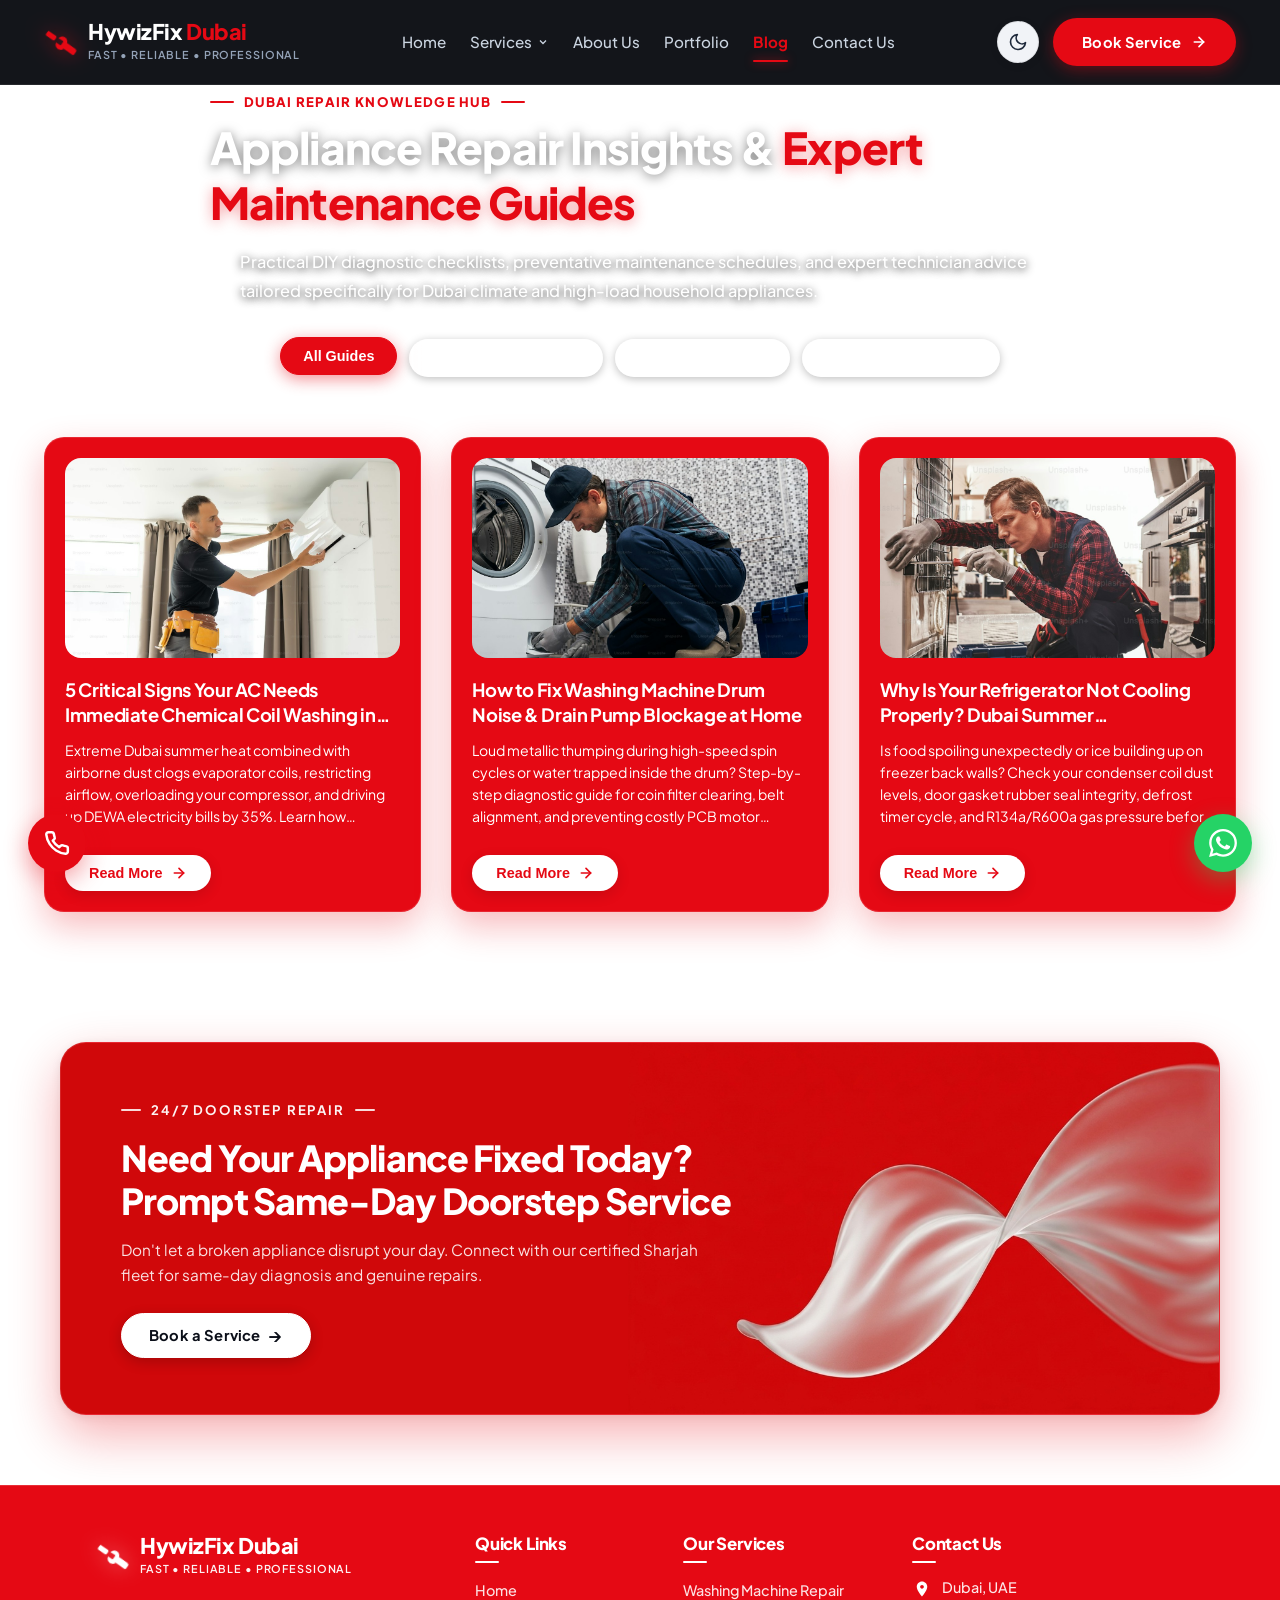
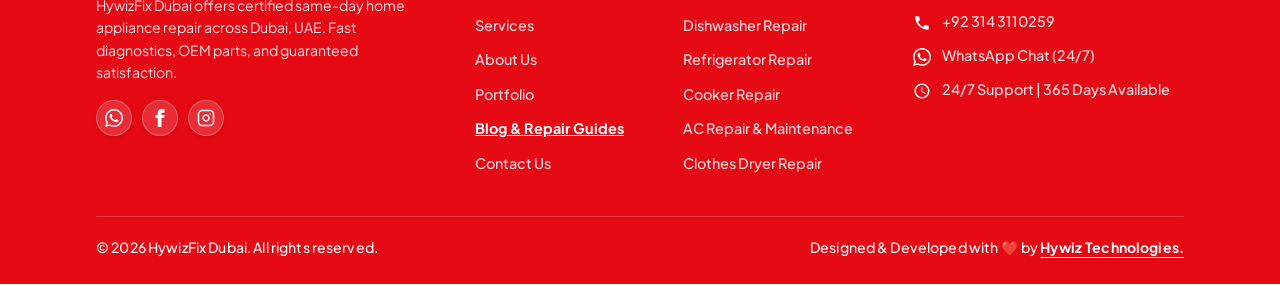
<file: blog.html>
<!DOCTYPE html>
<html lang="en">
<head>
  <meta charset="UTF-8" />
  <meta name="viewport" content="width=device-width, initial-scale=1.0" />
  <title>Appliance Repair Blog & Technical Guides | HywizFix Dubai</title>
  <meta name="description" content="Expert home appliance repair and maintenance guides for Dubai residents. Practical troubleshooting for AC Chemical Coil Wash, Washing Machine Drainage, and Refrigerator Cooling Failure." />
  <link rel="preconnect" href="https://fonts.googleapis.com" />
  <link rel="preconnect" href="https://fonts.gstatic.com" crossorigin />
  <link href="https://fonts.googleapis.com/css2?family=Plus+Jakarta+Sans:wght@400;500;600;700;800&display=swap" rel="stylesheet" />
  <link rel="stylesheet" href="assets/css/style.css?v=9.5" />
  <script>
    (function () {
      try {
        if (localStorage.getItem('rua-theme') === 'dark') {
          document.documentElement.setAttribute('data-theme', 'dark');
        }
      } catch (e) {}
    })();
  </script>
</head>
<body class="blog-page-body">


  <!-- Main Navigation Header Matching Website Theme -->
  <header class="site-nav-header">
    <div class="container nav-inner-container">
      <!-- Brand Logo (Red Wrench + HywizFix Dubai) -->
      <a href="index.html" class="brand-identity" aria-label="HywizFix Dubai">
        <svg class="brand-wrench-svg" viewBox="0 0 24 24" fill="currentColor">
          <path d="M22.7 19.3l-5.6-5.6c.7-1.4.5-3.2-.6-4.3-1.4-1.4-3.6-1.5-5.1-.4L14.7 12l-2.7 2.7-2.9-2.9c-1.1 1.5-1 3.7.4 5.1 1.1 1.1 2.9 1.3 4.3.6l5.6 5.6c.4.4 1 .4 1.4 0l1.9-1.9c.4-.4.4-1 0-1.4zM2.8 5.6l4.2 4.2c.4.4 1 .4 1.4 0l1.4-1.4c.4-.4.4-1 0-1.4L5.6 2.8C5.2 2.4 4.6 2.4 4.2 2.8L2.8 4.2c-.4.4-.4 1 0 1.4z"/>
        </svg>
        <div class="brand-title-wrap">
          <div class="brand-main-text">HywizFix <span class="brand-red">Dubai</span></div>
          <div class="brand-sub-tagline">Fast &bull; Reliable &bull; Professional</div>
        </div>
      </a>

      <!-- Center Nav Links -->
      <nav class="nav-desktop" aria-label="Main Navigation">
        <ul class="ref-nav-list">
          <li class="ref-nav-item">
            <a href="index.html" class="ref-nav-link">Home</a>
          </li>
          <li class="ref-nav-item has-dropdown">
            <a href="services.html" class="ref-nav-link">
              <span>Services</span>
              <svg width="12" height="12" viewBox="0 0 24 24" fill="none" stroke="currentColor" stroke-width="2.5"><polyline points="6 9 12 15 18 9"></polyline></svg>
            </a>
            <ul class="pill-dropdown-menu">
              <li>
                <a href="washing-machine-repair.html" class="pill-dropdown-link">
                  <div class="dropdown-icon-box">
                    <svg viewBox="0 0 24 24" fill="none" stroke="currentColor" stroke-width="2.2" stroke-linecap="round" stroke-linejoin="round">
                      <rect x="4" y="2" width="16" height="20" rx="3"></rect>
                      <circle cx="12" cy="13" r="5"></circle>
                      <circle cx="12" cy="13" r="2"></circle>
                    </svg>
                  </div>
                  <span class="dropdown-item-title">Washing Machine Repair</span>
                  <span class="dropdown-item-arrow">&rarr;</span>
                </a>
              </li>
              <li>
                <a href="services.html#service-fridge" class="pill-dropdown-link">
                  <div class="dropdown-icon-box">
                    <svg viewBox="0 0 24 24" fill="none" stroke="currentColor" stroke-width="2.2" stroke-linecap="round" stroke-linejoin="round">
                      <rect x="5" y="2" width="14" height="20" rx="2"></rect>
                      <line x1="5" y1="10" x2="19" y2="10"></line>
                    </svg>
                  </div>
                  <span class="dropdown-item-title">Refrigerator & Freezer Repair</span>
                  <span class="dropdown-item-arrow">&rarr;</span>
                </a>
              </li>
              <li>
                <a href="dishwasher-repair.html" class="pill-dropdown-link">
                  <div class="dropdown-icon-box">
                    <svg viewBox="0 0 24 24" fill="none" stroke="currentColor" stroke-width="2.2" stroke-linecap="round" stroke-linejoin="round">
                      <rect x="4" y="3" width="16" height="18" rx="2"></rect>
                      <line x1="4" y1="8" x2="20" y2="8"></line>
                    </svg>
                  </div>
                  <span class="dropdown-item-title">Dishwasher Repair & Descaling</span>
                  <span class="dropdown-item-arrow">&rarr;</span>
                </a>
              </li>
              <li>
                <a href="dryer-repair.html" class="pill-dropdown-link">
                  <div class="dropdown-icon-box">
                    <svg viewBox="0 0 24 24" fill="none" stroke="currentColor" stroke-width="2.2" stroke-linecap="round" stroke-linejoin="round">
                      <rect x="4" y="2" width="16" height="20" rx="3"></rect>
                      <circle cx="12" cy="13" r="5"></circle>
                      <path d="M10 13c1-1 2-1 3 0s2 1 3 0"></path>
                    </svg>
                  </div>
                  <span class="dropdown-item-title">Clothes Dryer Repair</span>
                  <span class="dropdown-item-arrow">&rarr;</span>
                </a>
              </li>
              <li>
                <a href="cooker-repair.html" class="pill-dropdown-link">
                  <div class="dropdown-icon-box">
                    <svg viewBox="0 0 24 24" fill="none" stroke="currentColor" stroke-width="2.2" stroke-linecap="round" stroke-linejoin="round">
                      <rect x="4" y="3" width="16" height="18" rx="2"></rect>
                      <circle cx="8" cy="6" r="1" fill="currentColor"></circle>
                      <circle cx="12" cy="6" r="1" fill="currentColor"></circle>
                      <circle cx="16" cy="6" r="1" fill="currentColor"></circle>
                    </svg>
                  </div>
                  <span class="dropdown-item-title">Cooking Range & Cooker Repair</span>
                  <span class="dropdown-item-arrow">&rarr;</span>
                </a>
              </li>
              <li>
                <a href="microwave-repair.html" class="pill-dropdown-link">
                  <div class="dropdown-icon-box">
                    <svg viewBox="0 0 24 24" fill="none" stroke="currentColor" stroke-width="2.2" stroke-linecap="round" stroke-linejoin="round">
                      <rect x="3" y="4" width="18" height="16" rx="2"></rect>
                      <rect x="6" y="7" width="9" height="10" rx="1"></rect>
                    </svg>
                  </div>
                  <span class="dropdown-item-title">Microwave Oven Repair</span>
                  <span class="dropdown-item-arrow">&rarr;</span>
                </a>
              </li>
            </ul>
          </li>
          <li class="ref-nav-item">
            <a href="about.html" class="ref-nav-link">About Us</a>
          </li>
          <li class="ref-nav-item">
            <a href="portfolio.html" class="ref-nav-link">Portfolio</a>
          </li>
          <li class="ref-nav-item">
            <a href="blog.html" class="ref-nav-link active">Blog</a>
          </li>
          <li class="ref-nav-item">
            <a href="contact.html" class="ref-nav-link">Contact Us</a>
          </li>
        </ul>
      </nav>

      <!-- Right Action Controls -->
      <div class="header-actions">
        <!-- Theme Toggle Button -->
        <button class="theme-toggle-btn" id="themeToggleBtn" type="button" aria-label="Toggle dark/light theme" title="Toggle theme">
          <svg id="sunIcon" style="display:none;" viewBox="0 0 24 24" fill="none" stroke="currentColor" stroke-width="2" stroke-linecap="round" stroke-linejoin="round">
            <circle cx="12" cy="12" r="5"></circle>
            <line x1="12" y1="1" x2="12" y2="3"></line>
            <line x1="12" y1="21" x2="12" y2="23"></line>
            <line x1="4.22" y1="4.22" x2="5.64" y2="5.64"></line>
            <line x1="18.36" y1="18.36" x2="19.78" y2="19.78"></line>
            <line x1="1" y1="12" x2="3" y2="12"></line>
            <line x1="21" y1="12" x2="23" y2="12"></line>
            <line x1="4.22" y1="19.78" x2="5.64" y2="18.36"></line>
            <line x1="18.36" y1="5.64" x2="19.78" y2="4.22"></line>
          </svg>
          <svg id="moonIcon" viewBox="0 0 24 24" fill="none" stroke="currentColor" stroke-width="2" stroke-linecap="round" stroke-linejoin="round">
            <path d="M21 12.79A9 9 0 1 1 11.21 3 7 7 0 0 0 21 12.79z"></path>
          </svg>
        </button>

        <!-- CTA Header Button -->
        <a href="https://wa.me/923143110259?text=Hello%20HywizFix%20Dubai%2C%20I%20need%20to%20book%20a%20repair%20service." target="_blank" rel="noopener noreferrer" class="btn-cta-header" id="headerCtaBtn" aria-label="Book Service">
          <span>Book Service</span>
          <svg class="arrow-icon" viewBox="0 0 24 24" fill="none" stroke="currentColor" stroke-width="2.5" stroke-linecap="round" stroke-linejoin="round">
            <line x1="5" y1="12" x2="19" y2="12"></line>
            <polyline points="12 5 19 12 12 19"></polyline>
          </svg>
        </a>

        <!-- Mobile Hamburger Toggle -->
        <button class="mobile-nav-toggle-btn" id="mobile-menu-toggle-btn" aria-label="Open menu">
          <svg width="24" height="24" viewBox="0 0 24 24" fill="none" stroke="currentColor" stroke-width="2">
            <line x1="3" y1="6" x2="21" y2="6"></line>
            <line x1="3" y1="12" x2="21" y2="12"></line>
            <line x1="3" y1="18" x2="21" y2="18"></line>
          </svg>
        </button>
      </div>
    </div>

    <!-- Mobile Dropdown Drawer -->
    <div id="mobile-nav-dropdown" style="display: none; background: #05070c; border-top: 1px solid rgba(255, 255, 255, 0.08); padding: 20px 24px;">
      <div style="display: flex; flex-direction: column; gap: 14px; font-weight: 600;">
        <a href="index.html" style="color: #cbd5e1;">Home</a>
        <div class="mobile-services-wrapper" style="display: flex; flex-direction: column; gap: 10px;">
          <a href="services.html" style="color: #cbd5e1;">Services</a>
          <div class="mobile-services-sub-list" style="display: flex; flex-direction: column; gap: 10px; padding-left: 14px; border-left: 2px solid rgba(229, 9, 20, 0.4);">
            <a href="washing-machine-repair.html" class="mobile-sub-link">Washing Machine Repair</a>
            <a href="refrigerator-repair.html" class="mobile-sub-link">Refrigerator &amp; Freezer Repair</a>
            <a href="dishwasher-repair.html" class="mobile-sub-link">Dishwasher Repair &amp; Descaling</a>
            <a href="dryer-repair.html" class="mobile-sub-link">Clothes Dryer Repair</a>
            <a href="cooker-repair.html" class="mobile-sub-link">Cooking Range &amp; Cooker Repair</a>
            <a href="microwave-repair.html" class="mobile-sub-link">Microwave Oven Repair</a>
          </div>
        </div>
        <a href="about.html" style="color: #cbd5e1;">About Us</a>
        <a href="portfolio.html" style="color: #cbd5e1;">Portfolio</a>
        <a href="blog.html" style="color: #e50914;">Blog</a>
        <a href="contact.html" style="color: #cbd5e1;">Contact Us</a>
        <div style="display: flex; flex-direction: column; gap: 10px; padding-top: 12px; border-top: 1px solid rgba(255, 255, 255, 0.08);">
          <a href="https://wa.me/923143110259?text=Hello%20HywizFix%20Dubai%2C%20I%20need%20to%20book%20a%20repair%20service." class="btn-cta-header" style="width: 100%; justify-content: center; text-align: center;">
            <span>Book Service</span>
            <svg class="arrow-icon" viewBox="0 0 24 24" fill="none" stroke="currentColor" stroke-width="2.5" stroke-linecap="round" stroke-linejoin="round">
              <line x1="5" y1="12" x2="19" y2="12"></line>
              <polyline points="12 5 19 12 12 19"></polyline>
            </svg>
          </a>
        </div>
      </div>
    </div>
  </header>

  <!-- Page Banner / Header Section -->
  <section class="blog-hero-section">
    <div class="container">
      <div class="blog-hero-content">
        <div class="services-eyebrow-line" style="justify-content: center; margin-bottom: 18px;">
          <span class="services-dash-bar"></span>
          <span class="services-eyebrow-tag" style="color: #ffffff;">DUBAI REPAIR KNOWLEDGE HUB</span>
          <span class="services-dash-bar"></span>
        </div>
        <h1 class="blog-hero-title">
          Appliance Repair Insights &amp; <span class="text-red-highlight">Expert Maintenance Guides</span>
        </h1>
        <p class="blog-hero-lead">
          Practical DIY diagnostic checklists, preventative maintenance schedules, and expert technician advice tailored specifically for Dubai climate and high-load household appliances.
        </p>
        
        <!-- Filter Tabs -->
        <div class="blog-filter-bar">
          <button class="blog-filter-btn active" data-filter="all">All Guides</button>
          <button class="blog-filter-btn" data-filter="ac">AC Repair &amp; Washing</button>
          <button class="blog-filter-btn" data-filter="washing">Washing Machines</button>
          <button class="blog-filter-btn" data-filter="fridge">Refrigerator & Freezer</button>
        </div>
      </div>
    </div>
  </section>

  <!-- ==========================================================================
       SECTION 2: 3 FEATURED BLOG ARTICLES GRID
       ========================================================================== -->
  <section class="blog-grid-section">
    <div class="container">
      <div class="blog-cards-grid">

        <!-- BLOG ARTICLE 1: AC REPAIR -->
        <article class="blog-card" data-category="ac" onclick="openBlogModal('blog-modal-1')">
          <div class="blog-card-image-wrap">
            <img src="assets/images/blog/blog-ac-repair.jpg" alt="AC Chemical Coil Wash in Dubai Apartment" class="blog-card-img" loading="lazy" />
          </div>
          <div class="blog-card-body">
            <h2 class="blog-card-title">
              <a href="javascript:void(0)" onclick="openBlogModal('blog-modal-1')">5 Critical Signs Your AC Needs Immediate Chemical Coil Washing in Dubai</a>
            </h2>
            <p class="blog-card-excerpt">
              Extreme Dubai summer heat combined with airborne dust clogs evaporator coils, restricting airflow, overloading your compressor, and driving up DEWA electricity bills by 35%. Learn how chemical washing restores ice-cold airflow.
            </p>
            <div class="blog-card-action">
              <button class="btn-read-more" onclick="openBlogModal('blog-modal-1')" aria-label="Read full article on AC Repair">
                <span>Read More</span>
                <svg width="16" height="16" viewBox="0 0 24 24" fill="none" stroke="currentColor" stroke-width="2.5" stroke-linecap="round" stroke-linejoin="round"><line x1="5" y1="12" x2="19" y2="12"></line><polyline points="12 5 19 12 12 19"></polyline></svg>
              </button>
            </div>
          </div>
        </article>

        <!-- BLOG ARTICLE 2: WASHING MACHINE REPAIR -->
        <article class="blog-card" data-category="washing" onclick="openBlogModal('blog-modal-2')">
          <div class="blog-card-image-wrap">
            <img src="assets/images/blog/blog-washing-machine.jpg" alt="Washing Machine Repair & Drainage Clearance" class="blog-card-img" loading="lazy" />
          </div>
          <div class="blog-card-body">
            <h2 class="blog-card-title">
              <a href="javascript:void(0)" onclick="openBlogModal('blog-modal-2')">How to Fix Washing Machine Drum Noise & Drain Pump Blockage at Home</a>
            </h2>
            <p class="blog-card-excerpt">
              Loud metallic thumping during high-speed spin cycles or water trapped inside the drum? Step-by-step diagnostic guide for coin filter clearing, belt alignment, and preventing costly PCB motor control board burnout.
            </p>
            <div class="blog-card-action">
              <button class="btn-read-more" onclick="openBlogModal('blog-modal-2')" aria-label="Read full article on Washing Machine Repair">
                <span>Read More</span>
                <svg width="16" height="16" viewBox="0 0 24 24" fill="none" stroke="currentColor" stroke-width="2.5" stroke-linecap="round" stroke-linejoin="round"><line x1="5" y1="12" x2="19" y2="12"></line><polyline points="12 5 19 12 12 19"></polyline></svg>
              </button>
            </div>
          </div>
        </article>

        <!-- BLOG ARTICLE 3: REFRIGERATOR REPAIR -->
        <article class="blog-card" data-category="fridge" onclick="openBlogModal('blog-modal-3')">
          <div class="blog-card-image-wrap">
            <img src="assets/images/blog/blog-refrigerator.jpg" alt="Refrigerator Compressor Cooling Diagnostics" class="blog-card-img" loading="lazy" />
          </div>
          <div class="blog-card-body">
            <h2 class="blog-card-title">
              <a href="javascript:void(0)" onclick="openBlogModal('blog-modal-3')">Why Is Your Refrigerator Not Cooling Properly? Dubai Summer Troubleshooting Guide</a>
            </h2>
            <p class="blog-card-excerpt">
              Is food spoiling unexpectedly or ice building up on freezer back walls? Check your condenser coil dust levels, door gasket rubber seal integrity, defrost timer cycle, and R134a/R600a gas pressure before calling a technician.
            </p>
            <div class="blog-card-action">
              <button class="btn-read-more" onclick="openBlogModal('blog-modal-3')" aria-label="Read full article on Refrigerator Repair">
                <span>Read More</span>
                <svg width="16" height="16" viewBox="0 0 24 24" fill="none" stroke="currentColor" stroke-width="2.5" stroke-linecap="round" stroke-linejoin="round"><line x1="5" y1="12" x2="19" y2="12"></line><polyline points="12 5 19 12 12 19"></polyline></svg>
              </button>
            </div>
          </div>
        </article>

      </div>
    </div>
  </section>

  <!-- ==========================================================================
       Pre-Footer Standalone Elevated Red CTA Card (Universal Standard)
       ========================================================================== -->
  <section class="global-prefooter-cta-section" id="prefooter-cta-card">
    <div class="container" style="max-width: 1200px; margin: 0 auto; padding: 0 20px;">
      <div class="cta-ref-card">
        <div class="cta-ref-content">
          <div class="cta-ref-eyebrow">
            <span class="cta-ref-dash">&mdash;</span>
            <span>24/7 DOORSTEP REPAIR</span>
          </div>
          <h2 class="cta-ref-title">
            Need Your Appliance Fixed Today? <br />Prompt Same-Day Doorstep Service
          </h2>
          <p class="cta-ref-desc">
            Don't let a broken appliance disrupt your day. Connect with our certified Sharjah fleet for same-day diagnosis and genuine repairs.
          </p>
          <div class="cta-ref-btns-row">
            <a href="tel:+923143110259" class="btn-ref-pill btn-ref-pill-white">
              <span>Book a Service</span>
              <span class="btn-arrow">&rarr;</span>
            </a>
          </div>
        </div>
      </div>
    </div>
  </section>

  <!-- ==========================================================================
       SITE FOOTER (Exact Match to Homepage index.html & about.html)
       ========================================================================== -->
  <footer class="site-footer-ref">
    <div class="container">
      <!-- Elevated Rounded Card -->
      <div class="footer-ref-card cols-2 lg:flex lg:flex-row lg:justify-between lg:items-start">
        <!-- Col 1: Brand Info -->
        <div class="footer-card-col footer-brand-col">
          <a href="index.html" class="brand-identity" aria-label="HywizFix Dubai">
            <svg class="brand-wrench-svg" viewBox="0 0 24 24" fill="currentColor">
              <path d="M22.7 19.3l-5.6-5.6c.7-1.4.5-3.2-.6-4.3-1.4-1.4-3.6-1.5-5.1-.4L14.7 12l-2.7 2.7-2.9-2.9c-1.1 1.5-1 3.7.4 5.1 1.1 1.1 2.9 1.3 4.3.6l5.6 5.6c.4.4 1 .4 1.4 0l1.9-1.9c.4-.4.4-1 0-1.4zM2.8 5.6l4.2 4.2c.4.4 1 .4 1.4 0l1.4-1.4c.4-.4.4-1 0-1.4L5.6 2.8C5.2 2.4 4.6 2.4 4.2 2.8L2.8 4.2c-.4.4-.4 1 0 1.4z"/>
            </svg>
            <div class="brand-title-wrap">
              <div class="brand-main-text">HywizFix <span class="brand-red">Dubai</span></div>
              <div class="brand-sub-tagline">Fast &bull; Reliable &bull; Professional</div>
            </div>
          </a>
          <p class="footer-ref-lede">
            HywizFix Dubai offers certified same-day home appliance repair across Dubai, UAE. Fast diagnostics, OEM parts, and guaranteed satisfaction.
          </p>
          <div class="footer-ref-socials">
            <a href="https://wa.me/923143110259?text=Hello%2C%20I%20need%20urgent%20appliance%20repair%20in%20Dubai" class="footer-social-circle" aria-label="WhatsApp" target="_blank" rel="noopener noreferrer">
              <svg width="18" height="18" viewBox="0 0 24 24" fill="currentColor"><path d="M.057 24l1.687-6.163c-1.041-1.804-1.588-3.849-1.587-5.946.003-6.556 5.338-11.891 11.893-11.891 3.181.001 6.167 1.24 8.413 3.488 2.245 2.248 3.481 5.236 3.48 8.414-.003 6.557-5.338 11.892-11.893 11.892-1.99-.001-3.951-.5-5.688-1.448l-6.305 1.654zm6.597-3.807c1.676.995 3.276 1.591 5.392 1.592 5.448 0 9.886-4.434 9.889-9.885.002-5.462-4.415-9.89-9.881-9.892-5.452 0-9.887 4.434-9.889 9.884-.001 2.225.651 3.891 1.746 5.634l-.999 3.648 3.742-.981zm11.387-5.464c-.074-.124-.272-.198-.57-.347-.297-.149-1.758-.868-2.031-.967-.272-.099-.47-.149-.669.149-.198.297-.768.967-.941 1.165-.173.198-.347.223-.644.074-.297-.149-1.255-.462-2.39-1.475-.883-.788-1.48-1.761-1.653-2.059-.173-.297-.018-.458.13-.606.134-.133.297-.347.446-.521.151-.172.2-.296.3-.495.099-.198.05-.372-.025-.521-.075-.148-.669-1.611-.916-2.206-.242-.579-.487-.501-.669-.51l-.57-.01c-.198 0-.52.074-.792.372s-1.04 1.016-1.04 2.479 1.065 2.876 1.213 3.074c.149.198 2.095 3.2 5.076 4.487.709.306 1.263.489 1.694.626.712.226 1.36.194 1.872.118.571-.085 1.758-.719 2.006-1.413.248-.695.248-1.29.173-1.414z"/></svg>
            </a>
            <a href="https://facebook.com" class="footer-social-circle" aria-label="Facebook" target="_blank" rel="noopener noreferrer">
              <svg width="18" height="18" viewBox="0 0 24 24" fill="currentColor"><path d="M9 8H6v4h3v12h5V12h3.642L18 8h-4V6.333C14 5.374 14.5 5 15.6 5H18V0h-3.808C10.595 0 9 1.583 9 4.615V8z"/></svg>
            </a>
            <a href="https://instagram.com" class="footer-social-circle" aria-label="Instagram" target="_blank" rel="noopener noreferrer">
              <svg width="18" height="18" viewBox="0 0 24 24" fill="none" stroke="currentColor" stroke-width="2" stroke-linecap="round" stroke-linejoin="round"><rect x="2" y="2" width="20" height="20" rx="5" ry="5"></rect><path d="M16 11.37A4 4 0 1 1 12.63 8 4 4 0 0 1 16 11.37z"></path><line x1="17.5" y1="6.5" x2="17.51" y2="6.5"></line></svg>
            </a>
          </div>
        </div>

        <!-- Col 2: Quick Links -->
        <div class="footer-card-col">
          <h3 class="footer-col-title">Quick Links</h3>
          <span class="footer-col-title-dash"></span>
          <ul class="footer-links-list">
            <li><a href="index.html">Home</a></li>
            <li><a href="services.html">Services</a></li>
            <li><a href="about.html">About Us</a></li>
            <li><a href="portfolio.html">Portfolio</a></li>
            <li class="active"><a href="blog.html">Blog &amp; Repair Guides</a></li>
            <li><a href="contact.html">Contact Us</a></li>
          </ul>
        </div>

        <!-- Col 3: Our Services -->
        <div class="footer-card-col">
          <h3 class="footer-col-title">Our Services</h3>
          <span class="footer-col-title-dash"></span>
          <ul class="footer-links-list">
            <li><a href="washing-machine-repair.html">Washing Machine Repair</a></li>
            <li><a href="dishwasher-repair.html">Dishwasher Repair</a></li>
            <li><a href="refrigerator-repair.html">Refrigerator Repair</a></li>
            <li><a href="cooker-repair.html">Cooker Repair</a></li>
            <li><a href="services.html#service-ac">AC Repair &amp; Maintenance</a></li>
            <li><a href="dryer-repair.html">Clothes Dryer Repair</a></li>
          </ul>
        </div>

        <!-- Col 4: Contact Us -->
        <div class="footer-card-col">
          <h3 class="footer-col-title">Contact Us</h3>
          <span class="footer-col-title-dash"></span>
          <div class="footer-contact-items">
            <div class="footer-contact-row">
              <span class="contact-icon-red">
                <svg width="18" height="18" viewBox="0 0 24 24" fill="currentColor"><path d="M12 2C8.13 2 5 5.13 5 9c0 5.25 7 13 7 13s7-7.75 7-13c0-3.87-3.13-7-7-7zm0 9.5c-1.38 0-2.5-1.12-2.5-2.5s1.12-2.5 2.5-2.5 2.5 1.12 2.5 2.5-1.12 2.5-2.5 2.5z"/></svg>
              </span>
              <span class="contact-text">Dubai, UAE</span>
            </div>
            <div class="footer-contact-row">
              <span class="contact-icon-red">
                <svg width="18" height="18" viewBox="0 0 24 24" fill="currentColor"><path d="M20.01 15.38c-1.23 0-2.42-.2-3.53-.56a.977.977 0 0 0-1.01.24l-2.2 2.2a15.05 15.05 0 0 1-6.59-6.59l2.2-2.21a.96.96 0 0 0 .25-1.01A11.36 11.36 0 0 1 8.57 3.99c0-.55-.45-1-1-1H4c-.55 0-1 .45-1 1 0 9.39 7.61 17 17 17 .55 0 1-.45 1-1v-3.61c0-.55-.45-1-.99-1z"/></svg>
              </span>
              <a href="tel:+923143110259" class="contact-text contact-link">+92 314 3110259</a>
            </div>
            <div class="footer-contact-row">
              <span class="contact-icon-red">
                <svg width="18" height="18" viewBox="0 0 24 24" fill="currentColor"><path d="M.057 24l1.687-6.163c-1.041-1.804-1.588-3.849-1.587-5.946.003-6.556 5.338-11.891 11.893-11.891 3.181.001 6.167 1.24 8.413 3.488 2.245 2.248 3.481 5.236 3.48 8.414-.003 6.557-5.338 11.892-11.893 11.892-1.99-.001-3.951-.5-5.688-1.448l-6.305 1.654zm6.597-3.807c1.676.995 3.276 1.591 5.392 1.592 5.448 0 9.886-4.434 9.889-9.885.002-5.462-4.415-9.89-9.881-9.892-5.452 0-9.887 4.434-9.889 9.884-.001 2.225.651 3.891 1.746 5.634l-.999 3.648 3.742-.981zm11.387-5.464c-.074-.124-.272-.198-.57-.347-.297-.149-1.758-.868-2.031-.967-.272-.099-.47-.149-.669.149-.198.297-.768.967-.941 1.165-.173.198-.347.223-.644.074-.297-.149-1.255-.462-2.39-1.475-.883-.788-1.48-1.761-1.653-2.059-.173-.297-.018-.458.13-.606.134-.133.297-.347.446-.521.151-.172.2-.296.3-.495.099-.198.05-.372-.025-.521-.075-.148-.669-1.611-.916-2.206-.242-.579-.487-.501-.669-.51l-.57-.01c-.198 0-.52.074-.792.372s-1.04 1.016-1.04 2.479 1.065 2.876 1.213 3.074c.149.198 2.095 3.2 5.076 4.487.709.306 1.263.489 1.694.626.712.226 1.36.194 1.872.118.571-.085 1.758-.719 2.006-1.413.248-.695.248-1.29.173-1.414z"/></svg>
              </span>
              <a href="https://wa.me/923143110259?text=Hello%2C%20I%20need%20urgent%20appliance%20repair%20in%20Dubai" class="contact-text contact-link" target="_blank" rel="noopener noreferrer">WhatsApp Chat (24/7)</a>
            </div>
            <div class="footer-contact-row">
              <span class="contact-icon-red">
                <svg width="18" height="18" viewBox="0 0 24 24" fill="currentColor"><path d="M11.99 2C6.47 2 2 6.48 2 12s4.47 10 9.99 10C17.52 22 22 17.52 22 12S17.52 2 11.99 2zM12 20c-4.42 0-8-3.58-8-8s3.58-8 8-8 8 3.58 8 8-3.58 8-8 8zm.5-13H11v6l5.25 3.15.75-1.23-4.5-2.67z"/></svg>
              </span>
              <span class="contact-text">24/7 Support | 365 Days Available</span>
            </div>
          </div>
        </div>
      </div>

            <!-- Copyright Bar -->
      <div class="footer-ref-bottom">
        <p class="footer-copy-left">&copy; 2026 HywizFix Dubai. All rights reserved.</p>
        <p class="footer-copy-right">Designed &amp; Developed with ❤️ by <a href="https://hywiz.com/" target="_blank" rel="noopener noreferrer">Hywiz Technologies.</a></p>
      </div>
    </div>
  </footer>

  <!-- Floating Action Buttons -->
  <a href="tel:+923143110259" class="floating-call-btn" aria-label="Call Emergency Dispatch" title="Emergency Call (+92 314 3110259)">
    <svg width="26" height="26" viewBox="0 0 24 24" fill="none" stroke="currentColor" stroke-width="2.3" stroke-linecap="round" stroke-linejoin="round">
      <path d="M22 16.92v3a2 2 0 0 1-2.18 2 19.79 19.79 0 0 1-8.63-3.07 19.5 19.5 0 0 1-6-6 19.79 19.79 0 0 1-3.07-8.67A2 2 0 0 1 4.11 2h3a2 2 0 0 1 2 1.72 12.84 12.84 0 0 0 .7 2.81 2 2 0 0 1-.45 2.11L8.09 9.91a16 16 0 0 0 6 6l1.27-1.27a2 2 0 0 1 2.11-.45 12.84 12.84 0 0 0 2.81.7A2 2 0 0 1 22 16.92z"></path>
    </svg>
  </a>

  <a href="https://wa.me/923143110259?text=Hello%2C%20I%20need%20urgent%20appliance%20repair%20in%20Dubai" class="floating-wa-btn" aria-label="Chat on WhatsApp" target="_blank" rel="noopener noreferrer" title="WhatsApp 24/7 Dispatch">
    <svg width="28" height="28" viewBox="0 0 24 24" fill="currentColor"><path d="M.057 24l1.687-6.163c-1.041-1.804-1.588-3.849-1.587-5.946.003-6.556 5.338-11.891 11.893-11.891 3.181.001 6.167 1.24 8.413 3.488 2.245 2.248 3.481 5.236 3.48 8.414-.003 6.557-5.338 11.892-11.893 11.892-1.99-.001-3.951-.5-5.688-1.448l-6.305 1.654zm6.597-3.807c1.676.995 3.276 1.591 5.392 1.592 5.448 0 9.886-4.434 9.889-9.885.002-5.462-4.415-9.89-9.881-9.892-5.452 0-9.887 4.434-9.889 9.884-.001 2.225.651 3.891 1.746 5.634l-.999 3.648 3.742-.981zm11.387-5.464c-.074-.124-.272-.198-.57-.347-.297-.149-1.758-.868-2.031-.967-.272-.099-.47-.149-.669.149-.198.297-.768.967-.941 1.165-.173.198-.347.223-.644.074-.297-.149-1.255-.462-2.39-1.475-.883-.788-1.48-1.761-1.653-2.059-.173-.297-.018-.458.13-.606.134-.133.297-.347.446-.521.151-.172.2-.296.3-.495.099-.198.05-.372-.025-.521-.075-.148-.669-1.611-.916-2.206-.242-.579-.487-.501-.669-.51l-.57-.01c-.198 0-.52.074-.792.372s-1.04 1.016-1.04 2.479 1.065 2.876 1.213 3.074c.149.198 2.095 3.2 5.076 4.487.709.306 1.263.489 1.694.626.712.226 1.36.194 1.872.118.571-.085 1.758-.719 2.006-1.413.248-.695.248-1.29.173-1.414z"/></svg>
  </a>

  <!-- Mobile Sticky Emergency Bottom Bar -->
  <div class="mobile-emergency-bar">
    <a href="tel:+923143110259" class="mobile-bar-btn call-action">
      <svg width="18" height="18" viewBox="0 0 24 24" fill="none" stroke="currentColor" stroke-width="2.2"><path d="M22 16.92v3a2 2 0 0 1-2.18 2 19.79 19.79 0 0 1-8.63-3.07 19.5 19.5 0 0 1-6-6 19.79 19.79 0 0 1-3.07-8.67A2 2 0 0 1 4.11 2h3a2 2 0 0 1 2 1.72 12.84 12.84 0 0 0 .7 2.81 2 2 0 0 1-.45 2.11L8.09 9.91a16 16 0 0 0 6 6l1.27-1.27a2 2 0 0 1 2.11-.45 12.84 12.84 0 0 0 2.81.7A2 2 0 0 1 22 16.92z"></path></svg>
      <span>Call Dispatch</span>
    </a>
    <a href="https://wa.me/923143110259?text=Hello%2C%20I%20need%20urgent%20appliance%20repair%20in%20Dubai" class="mobile-bar-btn whatsapp-action">
      <svg width="18" height="18" viewBox="0 0 24 24" fill="none" stroke="currentColor" stroke-width="2.2"><path d="M21 11.5a8.38 8.38 0 0 1-.9 3.8 8.5 8.5 0 0 1-7.6 4.7 8.38 8.38 0 0 1-3.8-.9L3 21l1.9-5.7a8.38 8.38 0 0 1-.9-3.8 8.5 8.5 0 0 1 4.7-7.6 8.38 8.38 0 0 1 3.8-.9h.5a8.48 8.48 0 0 1 8 8v.5z"></path></svg>
      <span>WhatsApp 24/7</span>
    </a>
  </div>

  <!-- ==========================================================================
       ARTICLE MODAL READERS
       ========================================================================== -->
  
  <!-- MODAL 1: AC REPAIR -->
  <div class="blog-article-modal" id="blog-modal-1" role="dialog" aria-hidden="true">
    <div class="blog-modal-overlay" onclick="closeBlogModal('blog-modal-1')"></div>
    <div class="blog-modal-content">
      <button class="blog-modal-close" onclick="closeBlogModal('blog-modal-1')" aria-label="Close Modal">&times;</button>
      <div class="blog-modal-header">
        <span class="blog-card-badge red-badge">AC Repair & Maintenance</span>
        <h2>5 Critical Signs Your AC Needs Immediate Chemical Coil Washing in Dubai</h2>
        <div class="blog-meta-row">
          <span>Sep 16, 2026</span> &bull; <span>5 Min Read</span> &bull; <span>By Senior HVAC Engineer</span>
        </div>
      </div>
      <div class="blog-modal-body">
        <img src="assets/images/blog/blog-ac-repair.jpg" alt="AC Chemical Coil Wash" class="blog-modal-img" />
        <p class="lead-text">
          Operating air conditioners in Dubai during summer is demanding. Dust storms, humidity, and 45°C+ ambient temperatures cause fine sand particles to mix with moisture inside your split or central AC indoor evaporator coil. Over time, this creates a thick sludge that chokes your cooling system.
        </p>

        <h3>1. Reduced Airflow & Weak Cooling</h3>
        <p>
          If your AC fan is running at full speed but blowing lukewarm air, dust buildup on the cooling fins is blocking thermal heat exchange. A standard filter rinse won't remove sticky grime inside the coils.
        </p>

        <h3>2. Unpleasant Musty Odors</h3>
        <p>
          Stagnant water trapped in dirty coils breeds bacteria and mold. When your AC starts emitting a damp, sour smell, it signals micro-organism growth inside the drain tray and evaporator unit.
        </p>

        <h3>3. Spike in DEWA Electricity Bills</h3>
        <p>
          A clogged coil forces the AC compressor to run twice as long to reach set thermostat temperatures. This unnecessary power consumption often increases monthly utility costs by 30% to 40%.
        </p>

        <h3>4. Water Dripping from the Indoor Unit</h3>
        <p>
          As condensation cannot drain smoothly through dust-choked drain pipes, water overflows from the internal drip tray, causing potential wall paint damage and electrical short-circuit risks.
        </p>

        <h3>5. Ice Formation on Copper Pipes</h3>
        <p>
          Restricted airflow prevents refrigerant gas from absorbing heat properly, causing the copper suction pipes to freeze over into solid ice blocks.
        </p>

        <div class="blog-highlight-box">
          <h4>HywizFix Dubai Chemical Wash Solution</h4>
          <p>Our certified technicians perform a complete chemical flush using non-corrosive antibacterial foam, pressure jet wash, drain pipe clearing, and R410A/R22 gas pressure top-up from <strong>150 AED</strong>.</p>
          <a href="https://wa.me/923143110259?text=Hello%2C%20I%20need%20AC%20Chemical%20Coil%20Wash%20service%20in%20Dubai." class="btn-modal-cta">
            <span>Book AC Chemical Wash Now</span>
            <span class="btn-arrow">&rarr;</span>
          </a>
        </div>
      </div>
    </div>
  </div>

  <!-- MODAL 2: WASHING MACHINE REPAIR -->
  <div class="blog-article-modal" id="blog-modal-2" role="dialog" aria-hidden="true">
    <div class="blog-modal-overlay" onclick="closeBlogModal('blog-modal-2')"></div>
    <div class="blog-modal-content">
      <button class="blog-modal-close" onclick="closeBlogModal('blog-modal-2')" aria-label="Close Modal">&times;</button>
      <div class="blog-modal-header">
        <span class="blog-card-badge blue-badge">Washing Machine Servicing</span>
        <h2>How to Fix Washing Machine Drum Noise & Drain Pump Blockage at Home</h2>
        <div class="blog-meta-row">
          <span>Sep 14, 2026</span> &bull; <span>4 Min Read</span> &bull; <span>By Master Appliance Specialist</span>
        </div>
      </div>
      <div class="blog-modal-body">
        <img src="assets/images/blog/blog-washing-machine.jpg" alt="Washing Machine Repair" class="blog-modal-img" />
        <p class="lead-text">
          Front-load and top-load washing machines are essential daily workhorses in Dubai homes. When your machine starts vibrating violently or fails to drain water, quick action prevents total motor or drum bearing failure.
        </p>

        <h3>Step 1: Clearing the Drain Pump Coin Trap</h3>
        <p>
          Located at the bottom front right of most machines, the coin filter traps stray coins, hairpins, and lint. Turn off power, place a shallow dish below the filter door, unscrew counter-clockwise, and flush out trapped debris.
        </p>

        <h3>Step 2: Diagnosing Excessive Drum Vibration</h3>
        <p>
          If your machine rattles during the high-speed spin cycle:
        </p>
        <ul>
          <li>Verify all 4 leveling feet rest firmly on flat tiled floor.</li>
          <li>Ensure transit bolts installed during moving have been removed.</li>
          <li>Avoid overloading heavy blankets or towels to one side of the drum.</li>
        </ul>

        <h3>Step 3: Common Error Codes (E20, OE, UE, 4E)</h3>
        <p>
          Error codes on Samsung, LG, Bosch, or Siemens washers indicate specific faults. E20/OE indicates drainage pump timeout, while UE signifies an unbalanced load distribution inside the tub.
        </p>

        <div class="blog-highlight-box">
          <h4>Need Professional Washing Machine Repair?</h4>
          <p>Our mobile repair team carries genuine drain pumps, drive belts, door rubber gaskets, and replacement PCB motherboards for all major brands across Dubai. Upfront quotes starting from <strong>120 AED</strong>.</p>
          <a href="https://wa.me/923143110259?text=Hello%2C%20I%20need%20Washing%20Machine%20Repair%20in%20Dubai." class="btn-modal-cta">
            <span>Request Doorstep Washer Repair</span>
            <span class="btn-arrow">&rarr;</span>
          </a>
        </div>
      </div>
    </div>
  </div>

  <!-- MODAL 3: REFRIGERATOR REPAIR -->
  <div class="blog-article-modal" id="blog-modal-3" role="dialog" aria-hidden="true">
    <div class="blog-modal-overlay" onclick="closeBlogModal('blog-modal-3')"></div>
    <div class="blog-modal-content">
      <button class="blog-modal-close" onclick="closeBlogModal('blog-modal-3')" aria-label="Close Modal">&times;</button>
      <div class="blog-modal-header">
        <span class="blog-card-badge emerald-badge">Refrigerator Care</span>
        <h2>Why Is Your Refrigerator Not Cooling Properly? Dubai Summer Troubleshooting Guide</h2>
        <div class="blog-meta-row">
          <span>Sep 12, 2026</span> &bull; <span>6 Min Read</span> &bull; <span>By Certified Refrigeration Engineer</span>
        </div>
      </div>
      <div class="blog-modal-body">
        <img src="assets/images/blog/blog-refrigerator.jpg" alt="Refrigerator Repair" class="blog-modal-img" />
        <p class="lead-text">
          A failing refrigerator in Dubai's heat can lead to hundreds of Dirhams in spoiled groceries within hours. Understanding the most common cooling failure points allows fast action before total compressor failure.
        </p>

        <h3>1. Dusty Condenser Coils at Back/Bottom</h3>
        <p>
          Dust accumulation on rear black condenser coils prevents heat from escaping the refrigerant gas. Vacuuming these coils twice a year keeps your compressor operating smoothly at full cooling capacity.
        </p>

        <h3>2. Worn Out Rubber Door Gaskets</h3>
        <p>
          If warm air enters the fridge, moisture condenses into thick frost while cooling drops. Place a paper note between the door seal and close it — if it slides out easily without resistance, your magnetic gasket needs replacement.
        </p>

        <h3>3. Evaporator Fan Motor & Defrost Timer Failure</h3>
        <p>
          If your freezer is icy cold but the fresh food section below remains warm, a faulty evaporator fan or stuck defrost timer is preventing cold air from circulating downward.
        </p>

        <h3>4. Refrigerant Gas Leakage (R600a / R134a)</h3>
        <p>
          If the compressor runs continuously with a humming sound but neither the freezer nor fresh food section gets cold, your system has suffered a micro gas leak requiring pressure testing and recharging.
        </p>

        <div class="blog-highlight-box">
          <h4>24/7 Emergency Refrigerator Dispatch in Dubai</h4>
          <p>We provide immediate doorstep gas refill, compressor replacement, thermostat calibration, and defrost heater repair with 90-day warranty. Diagnostic quotes from <strong>140 AED</strong>.</p>
          <a href="https://wa.me/923143110259?text=Hello%2C%20my%20refrigerator%20is%20not%20cooling.%20Need%20urgent%20tech." class="btn-modal-cta">
            <span>Dispatch Refrigerator Tech Now</span>
            <span class="btn-arrow">&rarr;</span>
          </a>
        </div>
      </div>
    </div>
  </div>

  <script src="assets/js/main.js?v=8.6"></script>
  <script>
    // Blog Filter Logic
    document.querySelectorAll('.blog-filter-btn').forEach(btn => {
      btn.addEventListener('click', function () {
        document.querySelectorAll('.blog-filter-btn').forEach(b => b.classList.remove('active'));
        this.classList.add('active');
        const filter = this.getAttribute('data-filter');
        document.querySelectorAll('.blog-card').forEach(card => {
          if (filter === 'all' || card.getAttribute('data-category') === filter) {
            card.style.display = 'flex';
          } else {
            card.style.display = 'none';
          }
        });
      });
    });

    // Blog Modal Functions
    function openBlogModal(id) {
      const modal = document.getElementById(id);
      if (modal) {
        modal.classList.add('active');
        document.body.style.overflow = 'hidden';
      }
    }
    function closeBlogModal(id) {
      const modal = document.getElementById(id);
      if (modal) {
        modal.classList.remove('active');
        document.body.style.overflow = '';
      }
    }
    document.addEventListener('keydown', function (e) {
      if (e.key === 'Escape') {
        document.querySelectorAll('.blog-article-modal.active').forEach(modal => {
          modal.classList.remove('active');
        });
        document.body.style.overflow = '';
      }
    });
  </script>
</body>
</html>
</file>
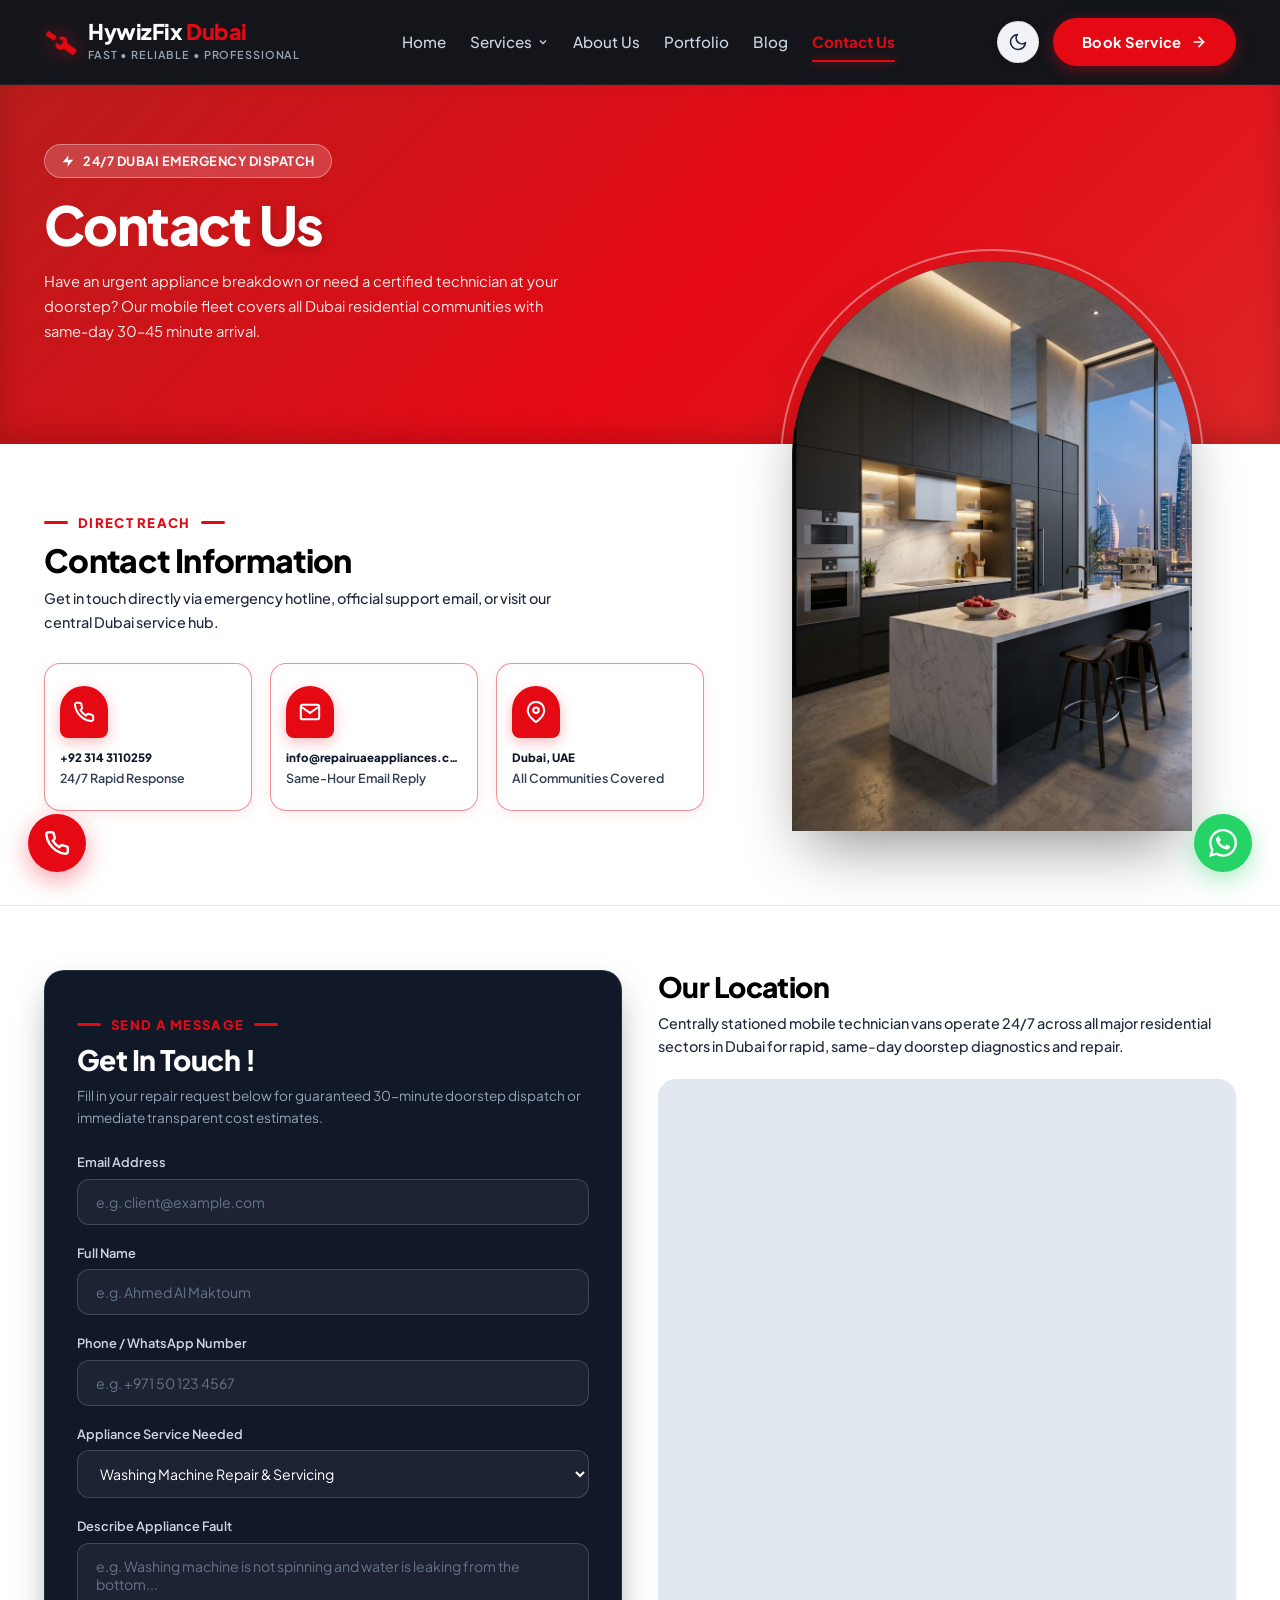
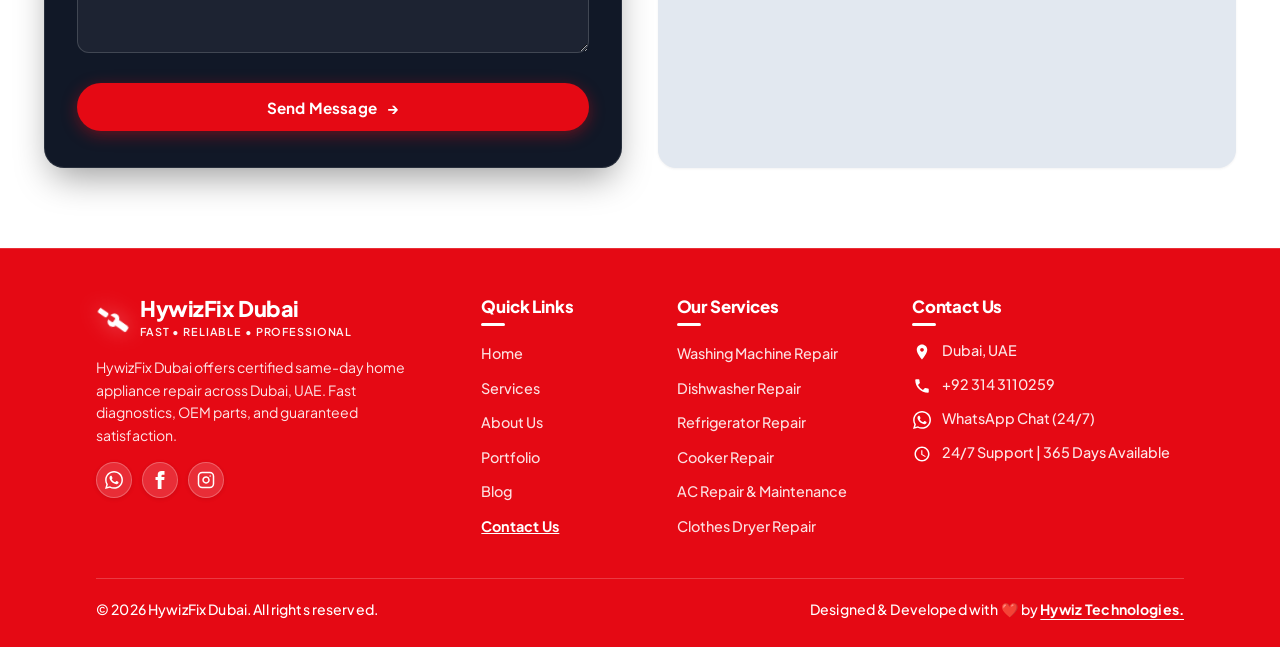
<file: contact.html>
<!DOCTYPE html>
<html lang="en">
<head>
  <meta charset="UTF-8" />
  <meta name="viewport" content="width=device-width, initial-scale=1.0" />
  <title>Contact Us | HywizFix Dubai — Fast 30-Min Doorstep Appliance Repair</title>
  <meta name="description" content="Contact HywizFix Dubai for same-day home appliance repair across Dubai. 24/7 emergency dispatch for Washing Machines, Refrigerators, Dishwashers, ACs, Ovens & Dryers. Call or WhatsApp +92 314 3110259." />
  <link rel="preconnect" href="https://fonts.googleapis.com" />
  <link rel="preconnect" href="https://fonts.gstatic.com" crossorigin />
  <link href="https://fonts.googleapis.com/css2?family=Plus+Jakarta+Sans:wght@400;500;600;700;800&display=swap" rel="stylesheet" />
  <link rel="stylesheet" href="assets/css/style.css?v=9.5" />
  <script>
    (function () {
      try {
        if (localStorage.getItem('rua-theme') === 'dark') {
          document.documentElement.setAttribute('data-theme', 'dark');
        }
      } catch (e) {}
    })();
  </script>
</head>
<body class="contact-page-body">


  <!-- Main Navigation Header Matching Website Theme -->
  <header class="site-nav-header">
    <div class="container nav-inner-container">
      <!-- Brand Logo (Red Wrench + HywizFix Dubai) -->
      <a href="index.html" class="brand-identity" aria-label="HywizFix Dubai">
        <svg class="brand-wrench-svg" viewBox="0 0 24 24" fill="currentColor">
          <path d="M22.7 19.3l-5.6-5.6c.7-1.4.5-3.2-.6-4.3-1.4-1.4-3.6-1.5-5.1-.4L14.7 12l-2.7 2.7-2.9-2.9c-1.1 1.5-1 3.7.4 5.1 1.1 1.1 2.9 1.3 4.3.6l5.6 5.6c.4.4 1 .4 1.4 0l1.9-1.9c.4-.4.4-1 0-1.4zM2.8 5.6l4.2 4.2c.4.4 1 .4 1.4 0l1.4-1.4c.4-.4.4-1 0-1.4L5.6 2.8C5.2 2.4 4.6 2.4 4.2 2.8L2.8 4.2c-.4.4-.4 1 0 1.4z"/>
        </svg>
        <div class="brand-title-wrap">
          <div class="brand-main-text">HywizFix <span class="brand-red">Dubai</span></div>
          <div class="brand-sub-tagline">Fast &bull; Reliable &bull; Professional</div>
        </div>
      </a>

      <!-- Center Nav Links -->
      <nav class="nav-desktop" aria-label="Main Navigation">
        <ul class="ref-nav-list">
          <li class="ref-nav-item">
            <a href="index.html" class="ref-nav-link">Home</a>
          </li>
          <li class="ref-nav-item has-dropdown">
            <a href="services.html" class="ref-nav-link">
              <span>Services</span>
              <svg width="12" height="12" viewBox="0 0 24 24" fill="none" stroke="currentColor" stroke-width="2.5"><polyline points="6 9 12 15 18 9"></polyline></svg>
            </a>
            <ul class="pill-dropdown-menu">
              <li>
                <a href="washing-machine-repair.html" class="pill-dropdown-link">
                  <div class="dropdown-icon-box">
                    <svg viewBox="0 0 24 24" fill="none" stroke="currentColor" stroke-width="2.2" stroke-linecap="round" stroke-linejoin="round">
                      <rect x="4" y="2" width="16" height="20" rx="3"></rect>
                      <circle cx="12" cy="13" r="5"></circle>
                      <circle cx="12" cy="13" r="2"></circle>
                    </svg>
                  </div>
                  <span class="dropdown-item-title">Washing Machine Repair</span>
                  <span class="dropdown-item-arrow">&rarr;</span>
                </a>
              </li>
              <li>
                <a href="services.html#service-fridge" class="pill-dropdown-link">
                  <div class="dropdown-icon-box">
                    <svg viewBox="0 0 24 24" fill="none" stroke="currentColor" stroke-width="2.2" stroke-linecap="round" stroke-linejoin="round">
                      <rect x="5" y="2" width="14" height="20" rx="2"></rect>
                      <line x1="5" y1="10" x2="19" y2="10"></line>
                    </svg>
                  </div>
                  <span class="dropdown-item-title">Refrigerator & Freezer Repair</span>
                  <span class="dropdown-item-arrow">&rarr;</span>
                </a>
              </li>
              <li>
                <a href="dishwasher-repair.html" class="pill-dropdown-link">
                  <div class="dropdown-icon-box">
                    <svg viewBox="0 0 24 24" fill="none" stroke="currentColor" stroke-width="2.2" stroke-linecap="round" stroke-linejoin="round">
                      <rect x="4" y="3" width="16" height="18" rx="2"></rect>
                      <line x1="4" y1="8" x2="20" y2="8"></line>
                    </svg>
                  </div>
                  <span class="dropdown-item-title">Dishwasher Repair & Descaling</span>
                  <span class="dropdown-item-arrow">&rarr;</span>
                </a>
              </li>
              <li>
                <a href="dryer-repair.html" class="pill-dropdown-link">
                  <div class="dropdown-icon-box">
                    <svg viewBox="0 0 24 24" fill="none" stroke="currentColor" stroke-width="2.2" stroke-linecap="round" stroke-linejoin="round">
                      <rect x="4" y="2" width="16" height="20" rx="3"></rect>
                      <circle cx="12" cy="13" r="5"></circle>
                      <path d="M10 13c1-1 2-1 3 0s2 1 3 0"></path>
                    </svg>
                  </div>
                  <span class="dropdown-item-title">Clothes Dryer Repair</span>
                  <span class="dropdown-item-arrow">&rarr;</span>
                </a>
              </li>
              <li>
                <a href="cooker-repair.html" class="pill-dropdown-link">
                  <div class="dropdown-icon-box">
                    <svg viewBox="0 0 24 24" fill="none" stroke="currentColor" stroke-width="2.2" stroke-linecap="round" stroke-linejoin="round">
                      <rect x="4" y="3" width="16" height="18" rx="2"></rect>
                      <circle cx="8" cy="6" r="1" fill="currentColor"></circle>
                      <circle cx="12" cy="6" r="1" fill="currentColor"></circle>
                      <circle cx="16" cy="6" r="1" fill="currentColor"></circle>
                    </svg>
                  </div>
                  <span class="dropdown-item-title">Cooking Range & Cooker Repair</span>
                  <span class="dropdown-item-arrow">&rarr;</span>
                </a>
              </li>
              <li>
                <a href="microwave-repair.html" class="pill-dropdown-link">
                  <div class="dropdown-icon-box">
                    <svg viewBox="0 0 24 24" fill="none" stroke="currentColor" stroke-width="2.2" stroke-linecap="round" stroke-linejoin="round">
                      <rect x="3" y="4" width="18" height="16" rx="2"></rect>
                      <rect x="6" y="7" width="9" height="10" rx="1"></rect>
                    </svg>
                  </div>
                  <span class="dropdown-item-title">Microwave Oven Repair</span>
                  <span class="dropdown-item-arrow">&rarr;</span>
                </a>
              </li>
            </ul>
          </li>
          <li class="ref-nav-item">
            <a href="about.html" class="ref-nav-link">About Us</a>
          </li>
          <li class="ref-nav-item">
            <a href="portfolio.html" class="ref-nav-link">Portfolio</a>
          </li>
          <li class="ref-nav-item">
            <a href="blog.html" class="ref-nav-link">Blog</a>
          </li>
          <li class="ref-nav-item">
            <a href="contact.html" class="ref-nav-link active">Contact Us</a>
          </li>
        </ul>
      </nav>

      <!-- Right Action Controls -->
      <div class="header-actions">
        <!-- Theme Toggle Button -->
        <button class="theme-toggle-btn" id="themeToggleBtn" type="button" aria-label="Toggle dark/light theme" title="Toggle theme">
          <svg id="sunIcon" style="display:none;" viewBox="0 0 24 24" fill="none" stroke="currentColor" stroke-width="2" stroke-linecap="round" stroke-linejoin="round">
            <circle cx="12" cy="12" r="5"></circle>
            <line x1="12" y1="1" x2="12" y2="3"></line>
            <line x1="12" y1="21" x2="12" y2="23"></line>
            <line x1="4.22" y1="4.22" x2="5.64" y2="5.64"></line>
            <line x1="18.36" y1="18.36" x2="19.78" y2="19.78"></line>
            <line x1="1" y1="12" x2="3" y2="12"></line>
            <line x1="21" y1="12" x2="23" y2="12"></line>
            <line x1="4.22" y1="19.78" x2="5.64" y2="18.36"></line>
            <line x1="18.36" y1="5.64" x2="19.78" y2="4.22"></line>
          </svg>
          <svg id="moonIcon" viewBox="0 0 24 24" fill="none" stroke="currentColor" stroke-width="2" stroke-linecap="round" stroke-linejoin="round">
            <path d="M21 12.79A9 9 0 1 1 11.21 3 7 7 0 0 0 21 12.79z"></path>
          </svg>
        </button>

        <!-- CTA Header Button -->
        <a href="https://wa.me/923143110259?text=Hello%20HywizFix%20Dubai%2C%20I%20need%20to%20book%20a%20repair%20service." target="_blank" rel="noopener noreferrer" class="btn-cta-header" id="headerCtaBtn" aria-label="Book Service">
          <span>Book Service</span>
          <svg class="arrow-icon" viewBox="0 0 24 24" fill="none" stroke="currentColor" stroke-width="2.5" stroke-linecap="round" stroke-linejoin="round">
            <line x1="5" y1="12" x2="19" y2="12"></line>
            <polyline points="12 5 19 12 12 19"></polyline>
          </svg>
        </a>
      </div>

      <!-- Mobile Hamburger Toggle -->
      <button class="mobile-nav-toggle-btn" id="mobile-menu-toggle-btn" aria-label="Open menu">
        <svg width="24" height="24" viewBox="0 0 24 24" fill="none" stroke="currentColor" stroke-width="2"><line x1="3" y1="12" x2="21" y2="12"></line><line x1="3" y1="6" x2="21" y2="6"></line><line x1="3" y1="18" x2="21" y2="18"></line></svg>
      </button>
    </div>

    <!-- Mobile Dropdown Drawer -->
    <div id="mobile-nav-dropdown" style="display: none; background: #05070c; border-top: 1px solid rgba(255, 255, 255, 0.08); padding: 20px 24px;">
      <div style="display: flex; flex-direction: column; gap: 16px; font-weight: 600;">
        <a href="index.html" style="color: #cbd5e1;">Home</a>
        <a href="services.html" style="color: #cbd5e1;">Services (All 6)</a>
        <a href="about.html" style="color: #cbd5e1;">About Us</a>
        <a href="portfolio.html" style="color: #cbd5e1;">Portfolio</a>
        <a href="blog.html" style="color: #cbd5e1;">Blog</a>
        <a href="contact.html" style="color: #e50914;">Contact Us</a>
        <div style="display: flex; flex-direction: column; gap: 10px; padding-top: 12px; border-top: 1px solid rgba(255, 255, 255, 0.08);">
          <a href="https://wa.me/923143110259?text=Hello%20HywizFix%20Dubai%2C%20I%20need%20to%20book%20a%20repair%20service." class="btn-cta-header" style="width: 100%; justify-content: center; text-align: center;">
            <span>Book Service</span>
            <svg class="arrow-icon" viewBox="0 0 24 24" fill="none" stroke="currentColor" stroke-width="2.5" stroke-linecap="round" stroke-linejoin="round">
              <line x1="5" y1="12" x2="19" y2="12"></line>
              <polyline points="12 5 19 12 12 19"></polyline>
            </svg>
          </a>
        </div>
      </div>
    </div>
  </header>

  <!-- ==========================================================================
       TOP HERO SECTION (With Website Brand Red Background - media_1789533844026.png)
       ========================================================================== -->
  <section class="contact-hero-red-banner">
    <div class="container contact-hero-inner">
      <div class="contact-hero-left">
        <div class="contact-badge-pill-white">
          <svg width="14" height="14" viewBox="0 0 24 24" fill="currentColor"><path d="M13 2L3 14h9l-1 8 10-12h-9l1-8z"/></svg>
          <span>24/7 Dubai Emergency Dispatch</span>
        </div>

        <h1 class="contact-hero-title">
          Contact <span>Us</span>
        </h1>

        <p class="contact-hero-lead">
          Have an urgent appliance breakdown or need a certified technician at your doorstep? Our mobile fleet covers all Dubai residential communities with same-day 30–45 minute arrival.
        </p>
      </div>

      <div class="contact-hero-right-space"></div>
    </div>
  </section>

  <!-- ==========================================================================
       CONTACT INFORMATION SECTION WITH OVERLAPPING ARCHED IMAGE
       ========================================================================== -->
  <section class="contact-info-overlap-section">
    <div class="container contact-info-overlap-grid">

      <!-- Left Side: Contact Information & 3 Cards -->
      <div class="contact-info-left-col">
        <div class="contact-info-heading-wrap">
          <div class="services-eyebrow-line" style="justify-content: flex-start; margin-bottom: 8px;">
            <span class="services-dash-bar"></span>
            <span class="services-eyebrow-tag">DIRECT REACH</span>
            <span class="services-dash-bar"></span>
          </div>
          <h2>Contact Information</h2>
          <p>Get in touch directly via emergency hotline, official support email, or visit our central Dubai service hub.</p>
        </div>

        <div class="contact-cards-three-col">
          <!-- Card 1: Phone -->
          <a href="tel:+923143110259" class="contact-arch-pill-card">
            <div class="arch-pill-icon">
              <svg width="22" height="22" viewBox="0 0 24 24" fill="none" stroke="currentColor" stroke-width="2.2"><path d="M22 16.92v3a2 2 0 0 1-2.18 2 19.79 19.79 0 0 1-8.63-3.07 19.5 19.5 0 0 1-6-6 19.79 19.79 0 0 1-3.07-8.67A2 2 0 0 1 4.11 2h3a2 2 0 0 1 2 1.72 12.84 12.84 0 0 0 .7 2.81 2 2 0 0 1-.45 2.11L8.09 9.91a16 16 0 0 0 6 6l1.27-1.27a2 2 0 0 1 2.11-.45 12.84 12.84 0 0 0 2.81.7A2 2 0 0 1 22 16.92z"></path></svg>
            </div>
            <div class="arch-pill-val">+92 314 3110259</div>
            <div class="arch-pill-sub">24/7 Rapid Response</div>
          </a>

          <!-- Card 2: Email -->
          <a href="mailto:info@repairuaeappliances.com" class="contact-arch-pill-card">
            <div class="arch-pill-icon">
              <svg width="22" height="22" viewBox="0 0 24 24" fill="none" stroke="currentColor" stroke-width="2.2"><path d="M4 4h16c1.1 0 2 .9 2 2v12c0 1.1-.9 2-2 2H4c-1.1 0-2-.9-2-2V6c0-1.1.9-2 2-2z"></path><polyline points="22,6 12,13 2,6"></polyline></svg>
            </div>
            <div class="arch-pill-val">info@repairuaeappliances.com</div>
            <div class="arch-pill-sub">Same-Hour Email Reply</div>
          </a>

          <!-- Card 3: Location -->
          <a href="#map-location-block" class="contact-arch-pill-card">
            <div class="arch-pill-icon">
              <svg width="22" height="22" viewBox="0 0 24 24" fill="none" stroke="currentColor" stroke-width="2.2"><path d="M21 10c0 7-9 13-9 13s-9-6-9-13a9 9 0 0 1 18 0z"></path><circle cx="12" cy="10" r="3"></circle></svg>
            </div>
            <div class="arch-pill-val">Dubai, UAE</div>
            <div class="arch-pill-sub">All Communities Covered</div>
          </a>
        </div>
      </div>

      <!-- Right Side: The Arched Image overlapping upwards into the Red Banner -->
      <div class="contact-arch-overlap-col">
        <div class="arch-outer-ring">
          <div class="arch-photo-box">
            <img src="assets/images/hero/contact-hero-arched.jpg" alt="Dubai Luxury Kitchen & Appliance Repair Setup" width="400" height="570" loading="eager" />
          </div>
        </div>
      </div>

    </div>
  </section>

  <!-- ==========================================================================
       SECTION 3: MAIN DUAL GRID ("Get In Touch !" Dark Card + Location & Social)
       ========================================================================== -->
  <section class="contact-main-section" id="map-location-block">
    <div class="container">
      <div class="contact-dual-grid">

        <!-- Left Column: Dark "Get In Touch !" Card (Exact Match to Reference Layout) -->
        <div class="contact-form-dark-card">
          <div class="services-eyebrow-line" style="justify-content: flex-start; margin-bottom: 8px;">
            <span class="services-dash-bar"></span>
            <span class="services-eyebrow-tag" style="color: #ffffff;">SEND A MESSAGE</span>
            <span class="services-dash-bar"></span>
          </div>
          <h2>Get In Touch !</h2>
          <p class="form-subtitle">
            Fill in your repair request below for guaranteed 30-minute doorstep dispatch or immediate transparent cost estimates.
          </p>

          <form id="contactPageForm">
            <div class="form-group">
              <label class="form-label" for="contact-email">Email Address</label>
              <input type="email" id="contact-email" class="form-control-dark" placeholder="e.g. client@example.com" required />
            </div>

            <div class="form-group">
              <label class="form-label" for="contact-name">Full Name</label>
              <input type="text" id="contact-name" class="form-control-dark" placeholder="e.g. Ahmed Al Maktoum" required />
            </div>

            <div class="form-group">
              <label class="form-label" for="contact-phone">Phone / WhatsApp Number</label>
              <input type="tel" id="contact-phone" class="form-control-dark" placeholder="e.g. +971 50 123 4567" required />
            </div>

            <div class="form-group">
              <label class="form-label" for="contact-service">Appliance Service Needed</label>
              <select id="contact-service" class="form-control-dark">
                <option value="Washing Machine Repair">Washing Machine Repair & Servicing</option>
                <option value="Refrigerator & Freezer Repair">Refrigerator & Freezer Repair</option>
                <option value="Dishwasher Repair">Dishwasher Repair & Descaling</option>
                <option value="AC Repair & Maintenance">AC Repair & Deep Maintenance</option>
                <option value="Cooking Range & Oven Repair">Cooking Range, Stove & Oven Repair</option>
                <option value="Clothes Dryer Repair">Clothes Dryer Repair</option>
              </select>
            </div>

            <div class="form-group">
              <label class="form-label" for="contact-message">Describe Appliance Fault</label>
              <textarea id="contact-message" class="form-control-dark" rows="3" placeholder="e.g. Washing machine is not spinning and water is leaking from the bottom..."></textarea>
            </div>

            <div class="contact-form-actions">
              <button type="submit" class="btn-contact-submit" id="contactSubmitBtn">
                <span>Send Message</span>
                <span class="btn-arrow">&rarr;</span>
              </button>
            </div>

            <div class="form-feedback-alert" id="formFeedbackAlert">
              Thank you! Your request has been received. Redirecting to WhatsApp dispatch...
            </div>
          </form>
        </div>

        <!-- Right Column: Our Location & Social Media (Matching Reference Layout) -->
        <div class="contact-location-wrap">
          <div class="contact-location-info">
            <h2>Our Location</h2>
            <p>
              Centrally stationed mobile technician vans operate 24/7 across all major residential sectors in Dubai for rapid, same-day doorstep diagnostics and repair.
            </p>
          </div>

          <!-- Interactive Dubai Google Map Embed -->
          <div class="contact-map-card">
            <iframe 
              src="https://www.google.com/maps/embed?pb=!1m18!1m12!1m3!1d115585.18536853655!2d55.161044439169645!3d25.13444062130761!2m3!1f0!2f0!3f0!3m2!1i1024!2i768!4f13.1!3m3!1m2!1s0x3e5f43496ad9c645%3A0xbde66e5084295162!2sDubai%20-%20United%20Arab%20Emirates!5e0!3m2!1sen!2sae!4v1710000000000!5m2!1sen!2sae" 
              title="HywizFix Dubai Service Coverage Map"
              loading="lazy" 
              referrerpolicy="no-referrer-when-downgrade" 
              aria-label="Dubai Service Area Map">
            </iframe>
          </div>

        </div>

      </div>
    </div>
  </section>


  <!-- ==========================================================================
       SITE FOOTER
       ========================================================================== -->
  <!-- ==========================================================================
       SITE FOOTER (Same-to-Same as Home Page)
       ========================================================================== -->
  <footer class="site-footer-ref">
    <div class="container">
      <!-- Elevated Rounded Card -->
      <div class="footer-ref-card cols-2 lg:flex lg:flex-row lg:justify-between lg:items-start">
        <!-- Col 1: Brand Info -->
        <div class="footer-card-col footer-brand-col">
          <a href="index.html" class="brand-identity" aria-label="HywizFix Dubai">
            <svg class="brand-wrench-svg" viewBox="0 0 24 24" fill="currentColor">
              <path d="M22.7 19.3l-5.6-5.6c.7-1.4.5-3.2-.6-4.3-1.4-1.4-3.6-1.5-5.1-.4L14.7 12l-2.7 2.7-2.9-2.9c-1.1 1.5-1 3.7.4 5.1 1.1 1.1 2.9 1.3 4.3.6l5.6 5.6c.4.4 1 .4 1.4 0l1.9-1.9c.4-.4.4-1 0-1.4zM2.8 5.6l4.2 4.2c.4.4 1 .4 1.4 0l1.4-1.4c.4-.4.4-1 0-1.4L5.6 2.8C5.2 2.4 4.6 2.4 4.2 2.8L2.8 4.2c-.4.4-.4 1 0 1.4z"/>
            </svg>
            <div class="brand-title-wrap">
              <div class="brand-main-text">HywizFix <span class="brand-red">Dubai</span></div>
              <div class="brand-sub-tagline">Fast &bull; Reliable &bull; Professional</div>
            </div>
          </a>
          <p class="footer-ref-lede">
            HywizFix Dubai offers certified same-day home appliance repair across Dubai, UAE. Fast diagnostics, OEM parts, and guaranteed satisfaction.
          </p>
          <div class="footer-ref-socials">
            <a href="https://wa.me/923143110259?text=Hello%2C%20I%20need%20urgent%20appliance%20repair%20in%20Dubai" class="footer-social-circle" aria-label="WhatsApp" target="_blank" rel="noopener noreferrer">
              <svg width="18" height="18" viewBox="0 0 24 24" fill="currentColor"><path d="M.057 24l1.687-6.163c-1.041-1.804-1.588-3.849-1.587-5.946.003-6.556 5.338-11.891 11.893-11.891 3.181.001 6.167 1.24 8.413 3.488 2.245 2.248 3.481 5.236 3.48 8.414-.003 6.557-5.338 11.892-11.893 11.892-1.99-.001-3.951-.5-5.688-1.448l-6.305 1.654zm6.597-3.807c1.676.995 3.276 1.591 5.392 1.592 5.448 0 9.886-4.434 9.889-9.885.002-5.462-4.415-9.89-9.881-9.892-5.452 0-9.887 4.434-9.889 9.884-.001 2.225.651 3.891 1.746 5.634l-.999 3.648 3.742-.981zm11.387-5.464c-.074-.124-.272-.198-.57-.347-.297-.149-1.758-.868-2.031-.967-.272-.099-.47-.149-.669.149-.198.297-.768.967-.941 1.165-.173.198-.347.223-.644.074-.297-.149-1.255-.462-2.39-1.475-.883-.788-1.48-1.761-1.653-2.059-.173-.297-.018-.458.13-.606.134-.133.297-.347.446-.521.151-.172.2-.296.3-.495.099-.198.05-.372-.025-.521-.075-.148-.669-1.611-.916-2.206-.242-.579-.487-.501-.669-.51l-.57-.01c-.198 0-.52.074-.792.372s-1.04 1.016-1.04 2.479 1.065 2.876 1.213 3.074c.149.198 2.095 3.2 5.076 4.487.709.306 1.263.489 1.694.626.712.226 1.36.194 1.872.118.571-.085 1.758-.719 2.006-1.413.248-.695.248-1.29.173-1.414z"/></svg>
            </a>
            <a href="https://facebook.com" class="footer-social-circle" aria-label="Facebook" target="_blank" rel="noopener noreferrer">
              <svg width="18" height="18" viewBox="0 0 24 24" fill="currentColor"><path d="M9 8H6v4h3v12h5V12h3.642L18 8h-4V6.333C14 5.374 14.5 5 15.6 5H18V0h-3.808C10.595 0 9 1.583 9 4.615V8z"/></svg>
            </a>
            <a href="https://instagram.com" class="footer-social-circle" aria-label="Instagram" target="_blank" rel="noopener noreferrer">
              <svg width="18" height="18" viewBox="0 0 24 24" fill="none" stroke="currentColor" stroke-width="2" stroke-linecap="round" stroke-linejoin="round"><rect x="2" y="2" width="20" height="20" rx="5" ry="5"></rect><path d="M16 11.37A4 4 0 1 1 12.63 8 4 4 0 0 1 16 11.37z"></path><line x1="17.5" y1="6.5" x2="17.51" y2="6.5"></line></svg>
            </a>
          </div>
        </div>

        <!-- Col 2: Quick Links -->
        <div class="footer-card-col">
          <h3 class="footer-col-title">Quick Links</h3>
          <span class="footer-col-title-dash"></span>
          <ul class="footer-links-list">
            <li><a href="index.html">Home</a></li>
            <li><a href="services.html">Services</a></li>
            <li><a href="index.html#why-choose">About Us</a></li>
            <li><a href="index.html#coverage">Portfolio</a></li>
            <li><a href="blog.html">Blog</a></li>
            <li class="active"><a href="contact.html">Contact Us</a></li>
          </ul>
        </div>

        <!-- Col 3: Our Services -->
        <div class="footer-card-col">
          <h3 class="footer-col-title">Our Services</h3>
          <span class="footer-col-title-dash"></span>
          <ul class="footer-links-list">
            <li><a href="washing-machine-repair.html">Washing Machine Repair</a></li>
            <li><a href="dishwasher-repair.html">Dishwasher Repair</a></li>
            <li><a href="refrigerator-repair.html">Refrigerator Repair</a></li>
            <li><a href="cooker-repair.html">Cooker Repair</a></li>
            <li><a href="services.html#service-ac">AC Repair &amp; Maintenance</a></li>
            <li><a href="dryer-repair.html">Clothes Dryer Repair</a></li>
          </ul>
        </div>

        <!-- Col 4: Contact Us -->
        <div class="footer-card-col">
          <h3 class="footer-col-title">Contact Us</h3>
          <span class="footer-col-title-dash"></span>
          <div class="footer-contact-items">
            <div class="footer-contact-row">
              <span class="contact-icon-red">
                <svg width="18" height="18" viewBox="0 0 24 24" fill="currentColor"><path d="M12 2C8.13 2 5 5.13 5 9c0 5.25 7 13 7 13s7-7.75 7-13c0-3.87-3.13-7-7-7zm0 9.5c-1.38 0-2.5-1.12-2.5-2.5s1.12-2.5 2.5-2.5 2.5 1.12 2.5 2.5-1.12 2.5-2.5 2.5z"/></svg>
              </span>
              <span class="contact-text">Dubai, UAE</span>
            </div>
            <div class="footer-contact-row">
              <span class="contact-icon-red">
                <svg width="18" height="18" viewBox="0 0 24 24" fill="currentColor"><path d="M20.01 15.38c-1.23 0-2.42-.2-3.53-.56a.977.977 0 0 0-1.01.24l-2.2 2.2a15.05 15.05 0 0 1-6.59-6.59l2.2-2.21a.96.96 0 0 0 .25-1.01A11.36 11.36 0 0 1 8.57 3.99c0-.55-.45-1-1-1H4c-.55 0-1 .45-1 1 0 9.39 7.61 17 17 17 .55 0 1-.45 1-1v-3.61c0-.55-.45-1-.99-1z"/></svg>
              </span>
              <a href="tel:+923143110259" class="contact-text contact-link">+92 314 3110259</a>
            </div>
            <div class="footer-contact-row">
              <span class="contact-icon-red">
                <svg width="18" height="18" viewBox="0 0 24 24" fill="currentColor"><path d="M.057 24l1.687-6.163c-1.041-1.804-1.588-3.849-1.587-5.946.003-6.556 5.338-11.891 11.893-11.891 3.181.001 6.167 1.24 8.413 3.488 2.245 2.248 3.481 5.236 3.48 8.414-.003 6.557-5.338 11.892-11.893 11.892-1.99-.001-3.951-.5-5.688-1.448l-6.305 1.654zm6.597-3.807c1.676.995 3.276 1.591 5.392 1.592 5.448 0 9.886-4.434 9.889-9.885.002-5.462-4.415-9.89-9.881-9.892-5.452 0-9.887 4.434-9.889 9.884-.001 2.225.651 3.891 1.746 5.634l-.999 3.648 3.742-.981zm11.387-5.464c-.074-.124-.272-.198-.57-.347-.297-.149-1.758-.868-2.031-.967-.272-.099-.47-.149-.669.149-.198.297-.768.967-.941 1.165-.173.198-.347.223-.644.074-.297-.149-1.255-.462-2.39-1.475-.883-.788-1.48-1.761-1.653-2.059-.173-.297-.018-.458.13-.606.134-.133.297-.347.446-.521.151-.172.2-.296.3-.495.099-.198.05-.372-.025-.521-.075-.148-.669-1.611-.916-2.206-.242-.579-.487-.501-.669-.51l-.57-.01c-.198 0-.52.074-.792.372s-1.04 1.016-1.04 2.479 1.065 2.876 1.213 3.074c.149.198 2.095 3.2 5.076 4.487.709.306 1.263.489 1.694.626.712.226 1.36.194 1.872.118.571-.085 1.758-.719 2.006-1.413.248-.695.248-1.29.173-1.414z"/></svg>
              </span>
              <a href="https://wa.me/923143110259?text=Hello%2C%20I%20need%20urgent%20appliance%20repair%20in%20Dubai" class="contact-text contact-link" target="_blank" rel="noopener noreferrer">WhatsApp Chat (24/7)</a>
            </div>
            <div class="footer-contact-row">
              <span class="contact-icon-red">
                <svg width="18" height="18" viewBox="0 0 24 24" fill="currentColor"><path d="M11.99 2C6.47 2 2 6.48 2 12s4.47 10 9.99 10C17.52 22 22 17.52 22 12S17.52 2 11.99 2zM12 20c-4.42 0-8-3.58-8-8s3.58-8 8-8 8 3.58 8 8-3.58 8-8 8zm.5-13H11v6l5.25 3.15.75-1.23-4.5-2.67z"/></svg>
              </span>
              <span class="contact-text">24/7 Support | 365 Days Available</span>
            </div>
          </div>
        </div>
      </div>

            <!-- Copyright Bar -->
      <div class="footer-ref-bottom">
        <p class="footer-copy-left">&copy; 2026 HywizFix Dubai. All rights reserved.</p>
        <p class="footer-copy-right">Designed &amp; Developed with ❤️ by <a href="https://hywiz.com/" target="_blank" rel="noopener noreferrer">Hywiz Technologies.</a></p>
      </div>
    </div>
  </footer>

  <!-- Floating Action Buttons -->
  <!-- Bottom-Left: Red Emergency Call Button -->
  <a href="tel:+923143110259" class="floating-call-btn" aria-label="Call Emergency Dispatch" title="Emergency Call (+92 314 3110259)">
    <svg width="26" height="26" viewBox="0 0 24 24" fill="none" stroke="currentColor" stroke-width="2.3" stroke-linecap="round" stroke-linejoin="round">
      <path d="M22 16.92v3a2 2 0 0 1-2.18 2 19.79 19.79 0 0 1-8.63-3.07 19.5 19.5 0 0 1-6-6 19.79 19.79 0 0 1-3.07-8.67A2 2 0 0 1 4.11 2h3a2 2 0 0 1 2 1.72 12.84 12.84 0 0 0 .7 2.81 2 2 0 0 1-.45 2.11L8.09 9.91a16 16 0 0 0 6 6l1.27-1.27a2 2 0 0 1 2.11-.45 12.84 12.84 0 0 0 2.81.7A2 2 0 0 1 22 16.92z"></path>
    </svg>
  </a>

  <!-- Bottom-Right: Green WhatsApp Quick Button -->
  <a href="https://wa.me/923143110259?text=Hello%2C%20I%20need%20urgent%20appliance%20repair%20in%20Dubai" class="floating-wa-btn" aria-label="Chat on WhatsApp" target="_blank" rel="noopener noreferrer" title="WhatsApp 24/7 Dispatch">
    <svg width="28" height="28" viewBox="0 0 24 24" fill="currentColor"><path d="M.057 24l1.687-6.163c-1.041-1.804-1.588-3.849-1.587-5.946.003-6.556 5.338-11.891 11.893-11.891 3.181.001 6.167 1.24 8.413 3.488 2.245 2.248 3.481 5.236 3.48 8.414-.003 6.557-5.338 11.892-11.893 11.892-1.99-.001-3.951-.5-5.688-1.448l-6.305 1.654zm6.597-3.807c1.676.995 3.276 1.591 5.392 1.592 5.448 0 9.886-4.434 9.889-9.885.002-5.462-4.415-9.89-9.881-9.892-5.452 0-9.887 4.434-9.889 9.884-.001 2.225.651 3.891 1.746 5.634l-.999 3.648 3.742-.981zm11.387-5.464c-.074-.124-.272-.198-.57-.347-.297-.149-1.758-.868-2.031-.967-.272-.099-.47-.149-.669.149-.198.297-.768.967-.941 1.165-.173.198-.347.223-.644.074-.297-.149-1.255-.462-2.39-1.475-.883-.788-1.48-1.761-1.653-2.059-.173-.297-.018-.458.13-.606.134-.133.297-.347.446-.521.151-.172.2-.296.3-.495.099-.198.05-.372-.025-.521-.075-.148-.669-1.611-.916-2.206-.242-.579-.487-.501-.669-.51l-.57-.01c-.198 0-.52.074-.792.372s-1.04 1.016-1.04 2.479 1.065 2.876 1.213 3.074c.149.198 2.095 3.2 5.076 4.487.709.306 1.263.489 1.694.626.712.226 1.36.194 1.872.118.571-.085 1.758-.719 2.006-1.413.248-.695.248-1.29.173-1.414z"/></svg>
  </a>

  <!-- Mobile Sticky Emergency Bottom Bar -->
  <div class="mobile-emergency-bar">
    <a href="tel:+923143110259" class="mobile-bar-btn call-action">
      <svg width="18" height="18" viewBox="0 0 24 24" fill="none" stroke="currentColor" stroke-width="2.2"><path d="M22 16.92v3a2 2 0 0 1-2.18 2 19.79 19.79 0 0 1-8.63-3.07 19.5 19.5 0 0 1-6-6 19.79 19.79 0 0 1-3.07-8.67A2 2 0 0 1 4.11 2h3a2 2 0 0 1 2 1.72 12.84 12.84 0 0 0 .7 2.81 2 2 0 0 1-.45 2.11L8.09 9.91a16 16 0 0 0 6 6l1.27-1.27a2 2 0 0 1 2.11-.45 12.84 12.84 0 0 0 2.81.7A2 2 0 0 1 22 16.92z"></path></svg>
      <span>Call Dispatch</span>
    </a>
    <a href="https://wa.me/923143110259?text=Hello%2C%20I%20need%20urgent%20appliance%20repair%20in%20Dubai" class="mobile-bar-btn whatsapp-action">
      <svg width="18" height="18" viewBox="0 0 24 24" fill="none" stroke="currentColor" stroke-width="2.2"><path d="M21 11.5a8.38 8.38 0 0 1-.9 3.8 8.5 8.5 0 0 1-7.6 4.7 8.38 8.38 0 0 1-3.8-.9L3 21l1.9-5.7a8.38 8.38 0 0 1-.9-3.8 8.5 8.5 0 0 1 4.7-7.6 8.38 8.38 0 0 1 3.8-.9h.5a8.48 8.48 0 0 1 8 8v.5z"></path></svg>
      <span>WhatsApp 24/7</span>
    </a>
  </div>

  <!-- JavaScript -->
  <script src="assets/js/main.js?v=8.6"></script>
  <script>
    // Dedicated Contact Page Form Handler
    document.addEventListener('DOMContentLoaded', function () {
      var contactForm = document.getElementById('contactPageForm');
      var feedbackAlert = document.getElementById('formFeedbackAlert');

      if (contactForm) {
        contactForm.addEventListener('submit', function (e) {
          e.preventDefault();

          var name = document.getElementById('contact-name').value.trim();
          var email = document.getElementById('contact-email').value.trim();
          var phone = document.getElementById('contact-phone').value.trim();
          var service = document.getElementById('contact-service').value;
          var message = document.getElementById('contact-message').value.trim();

          var textMsg = "Hello HywizFix Dubai,\n" +
            "*New Service Request from Contact Page*\n" +
            "👤 Name: " + (name || "Not provided") + "\n" +
            "📞 Phone: " + (phone || "Not provided") + "\n" +
            "✉️ Email: " + (email || "Not provided") + "\n" +
            "🛠️ Appliance: " + service + "\n" +
            "📝 Issue Details: " + (message || "Urgent doorstep inspection requested");

          if (feedbackAlert) {
            feedbackAlert.classList.add('success');
            feedbackAlert.textContent = "Thank you, " + (name || "Customer") + "! Your message has been sent successfully.";
          }

          var waUrl = "https://wa.me/923143110259?text=" + encodeURIComponent(textMsg);
          setTimeout(function () {
            window.open(waUrl, '_blank');
          }, 800);
        });
      }
    });
  </script>
</body>
</html>
</file>
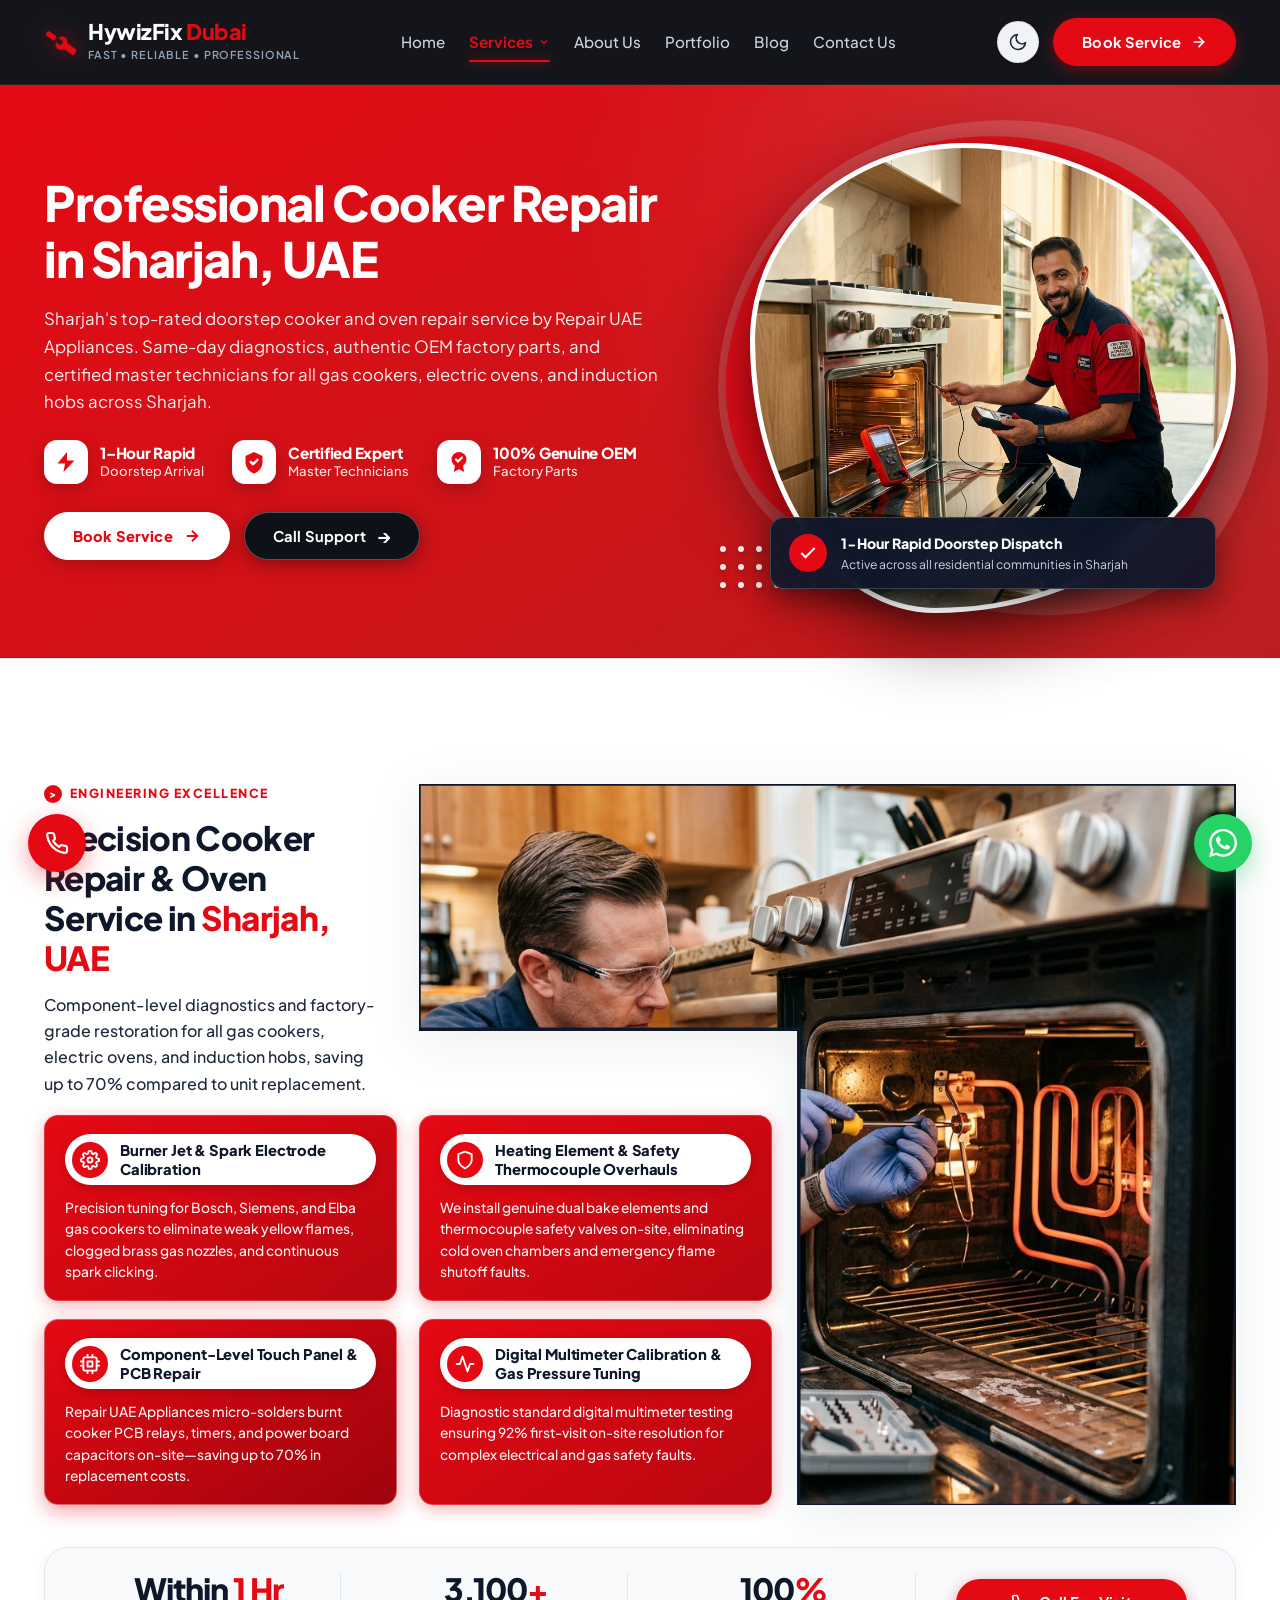
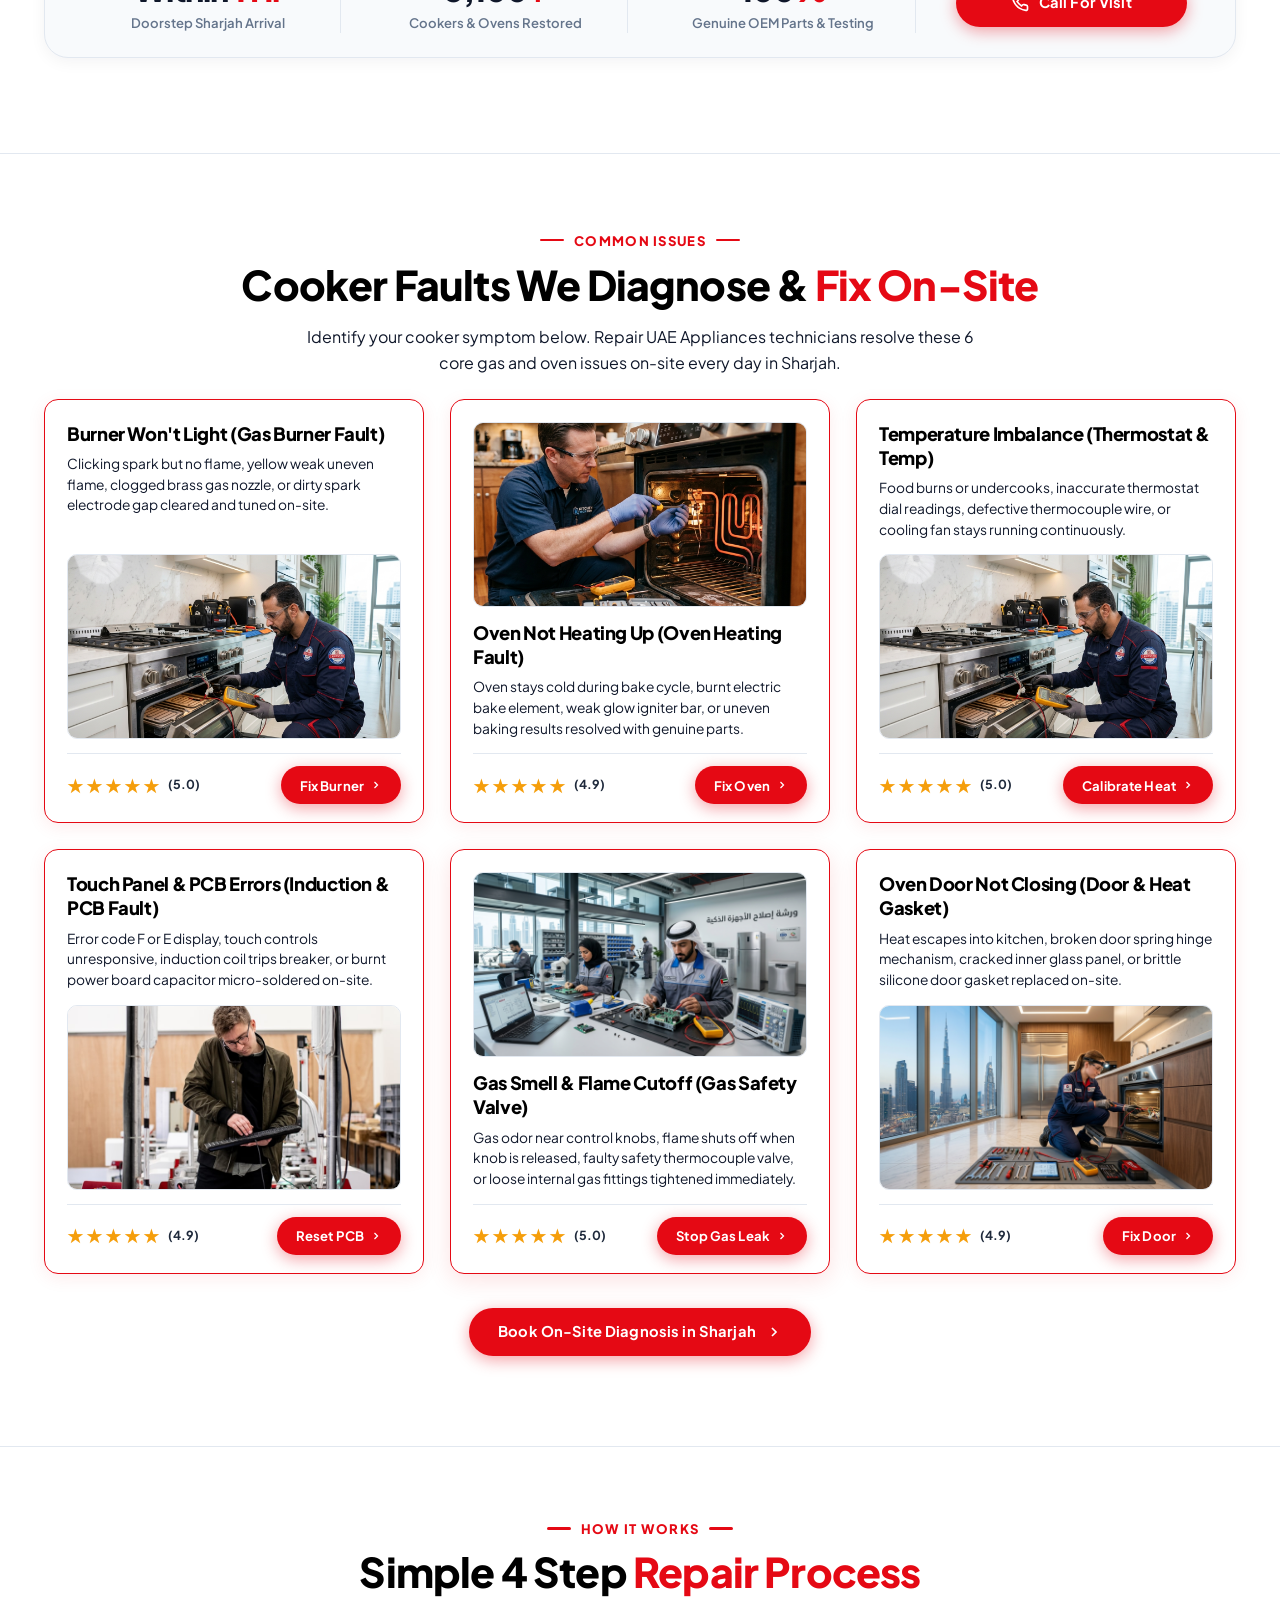
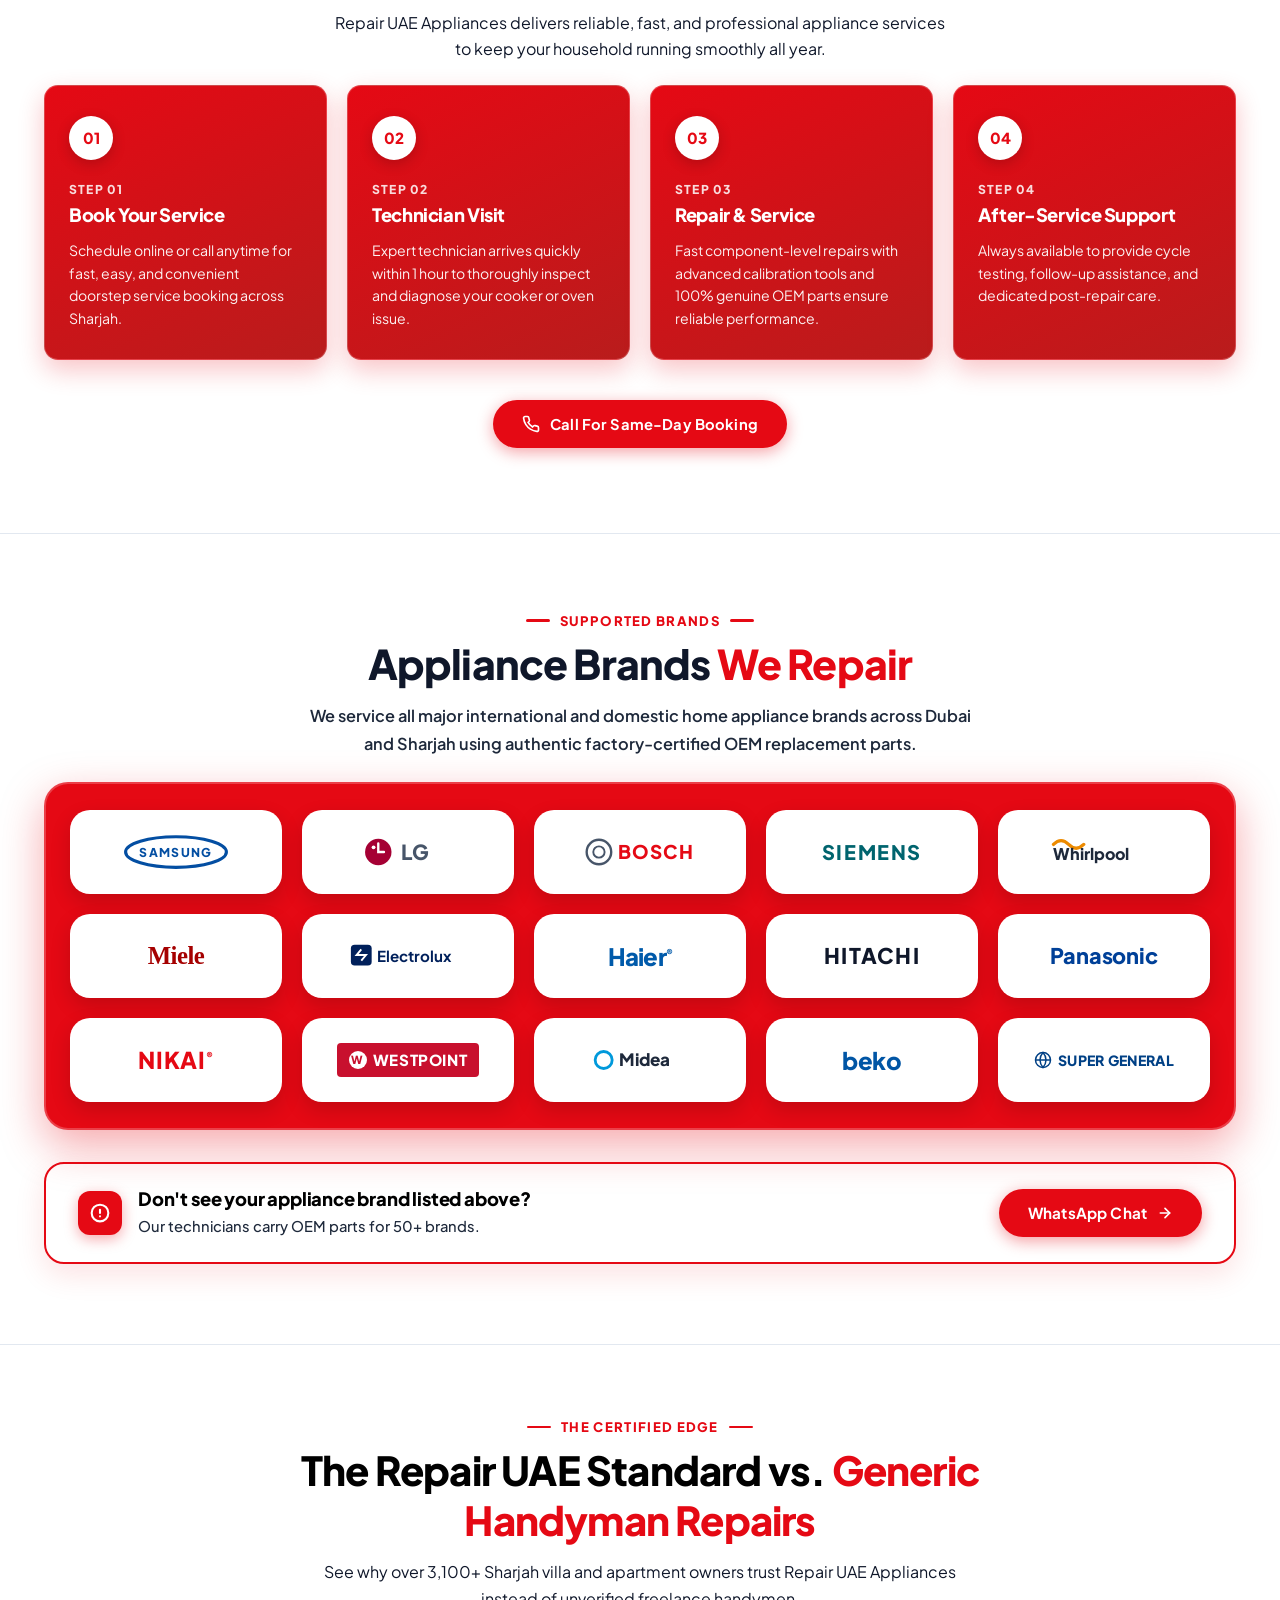
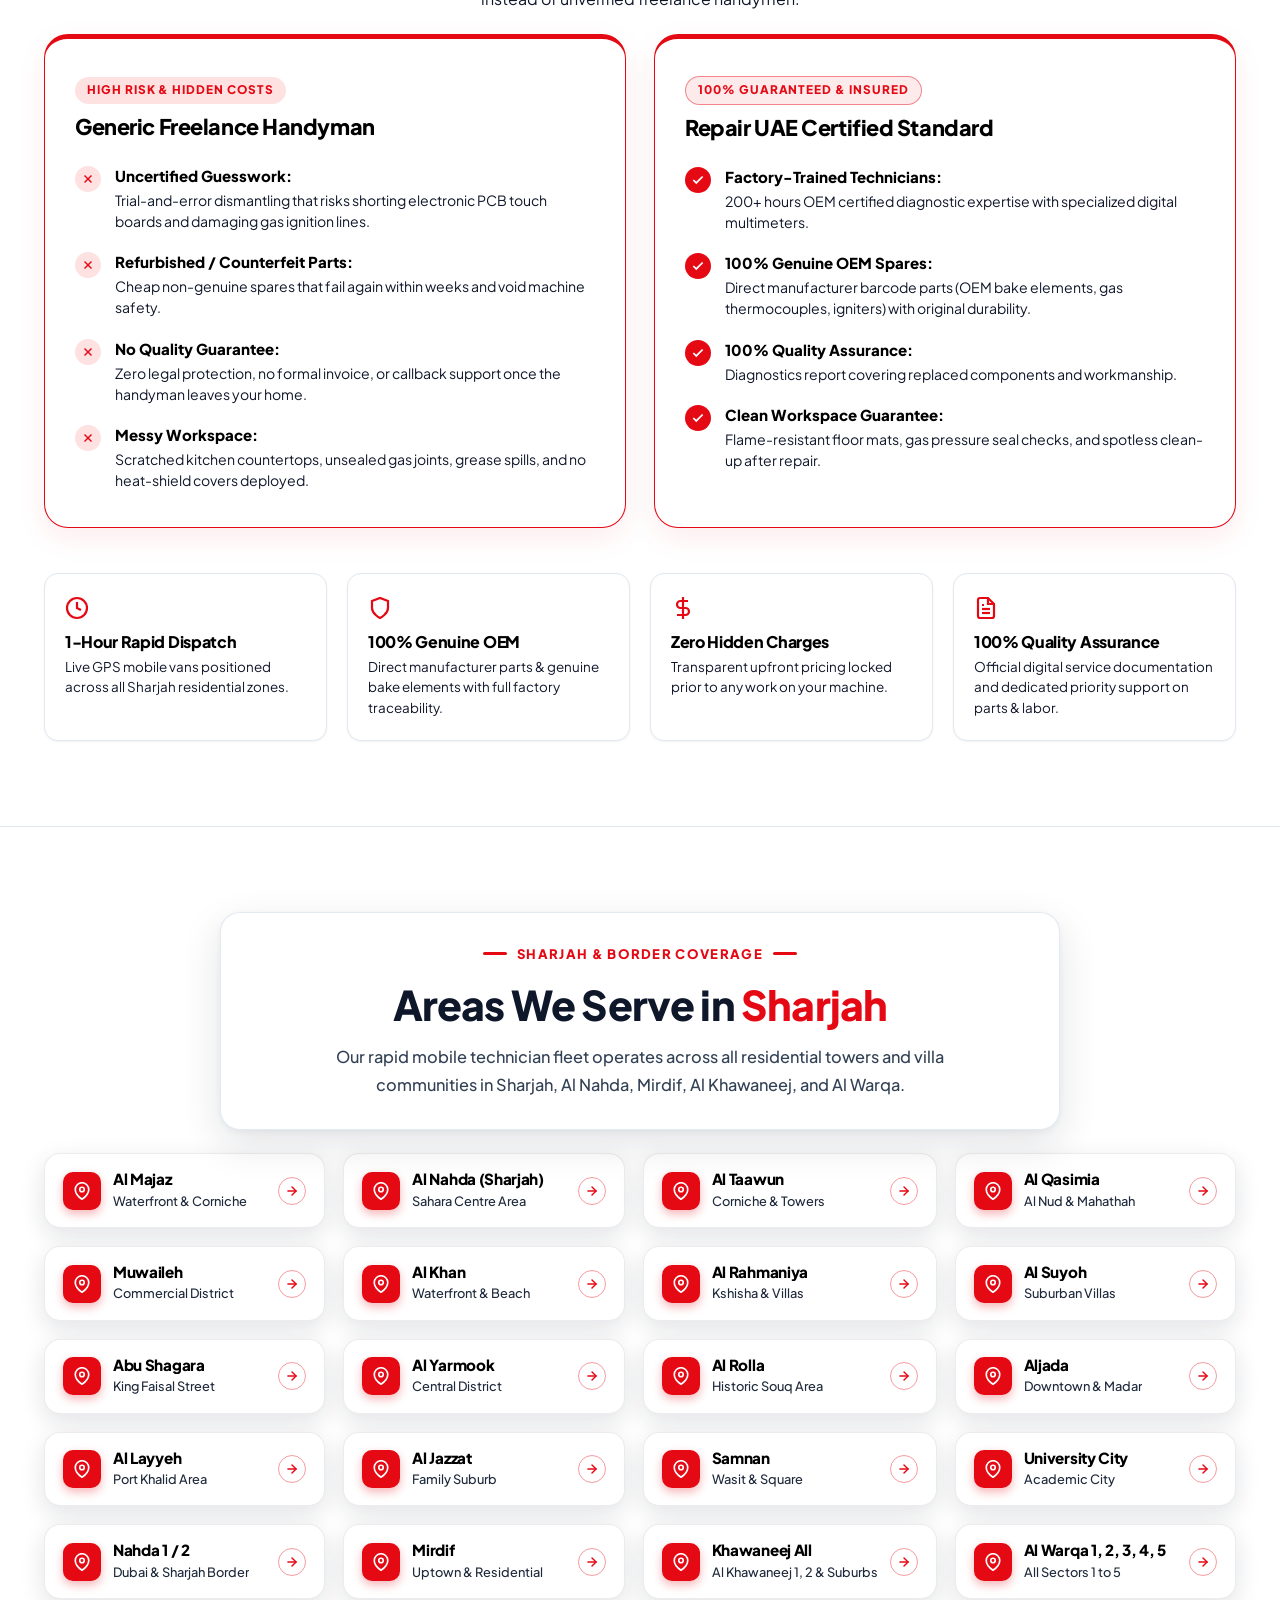
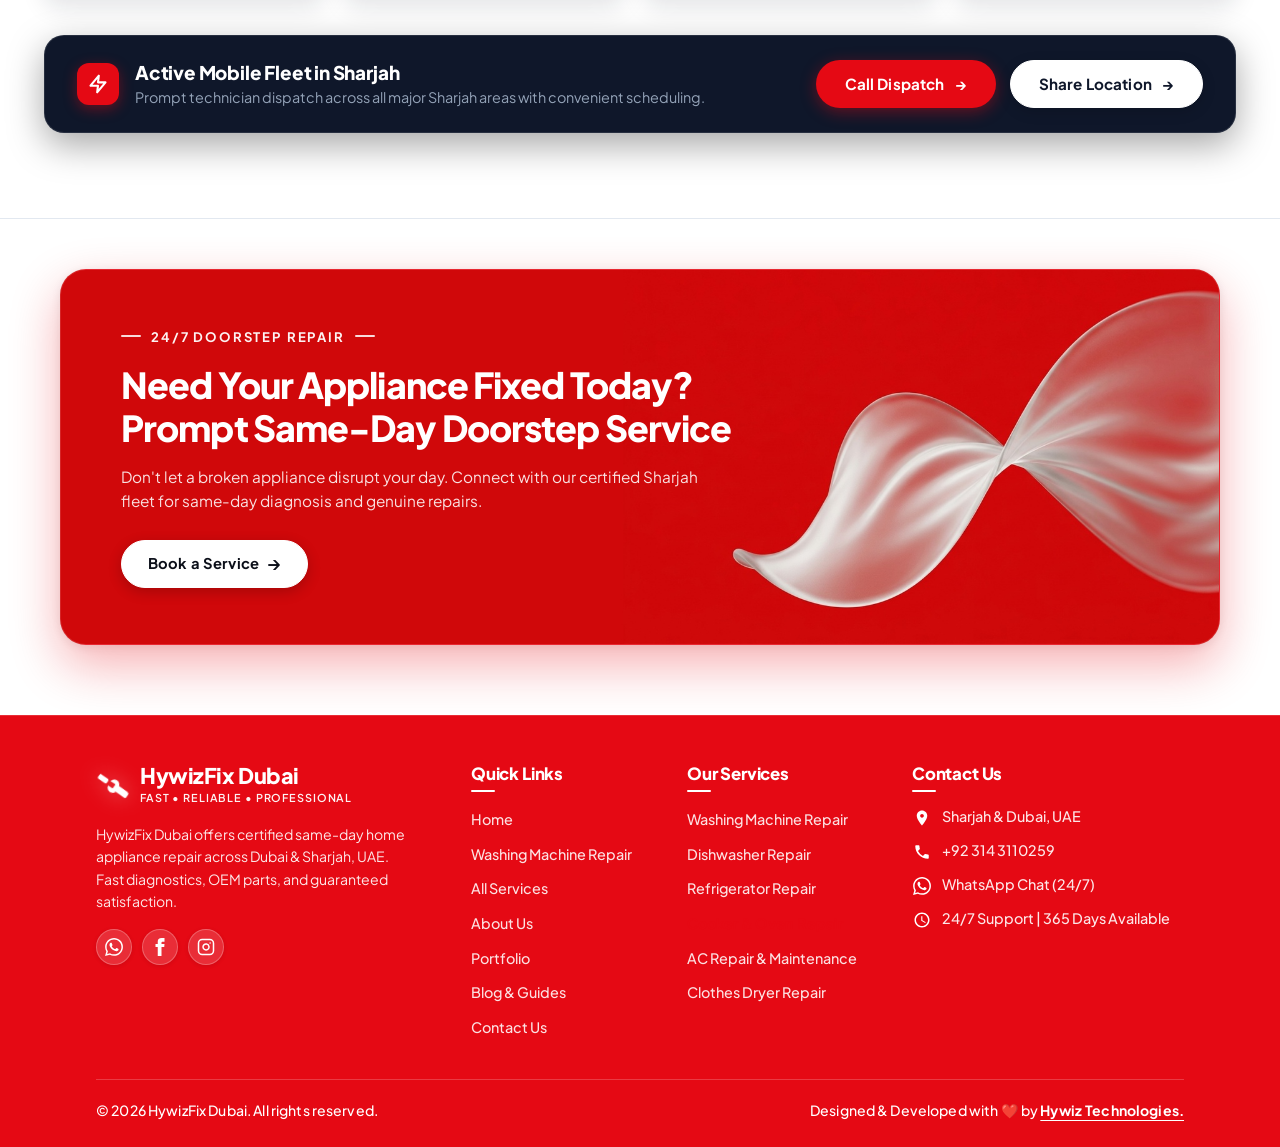
<file: cooker-repair.html>
<!DOCTYPE html>
<html lang="en">
<head>
  <meta charset="UTF-8" />
  <meta name="viewport" content="width=device-width, initial-scale=1.0" />
  <title>Cooker &amp; Oven Repair in Sharjah, UAE | Repair UAE Appliances</title>
  <meta name="description" content="Sharjah's top-rated doorstep washing machine restoration service by Repair UAE Appliances. Same-day diagnostics, authentic OEM factory parts, and certified master technicians across Sharjah." />
  <link rel="preconnect" href="https://fonts.googleapis.com" />
  <link rel="preconnect" href="https://fonts.gstatic.com" crossorigin />
  <link href="https://fonts.googleapis.com/css2?family=Plus+Jakarta+Sans:wght@400;500;600;700;800;900&display=swap" rel="stylesheet" />
  <link rel="stylesheet" href="assets/css/style.css?v=9.5" />
  <script>
    (function () {
      try {
        if (localStorage.getItem('rua-theme') === 'dark') {
          document.documentElement.setAttribute('data-theme', 'dark');
        }
      } catch (e) {}
    })();
  </script>
</head>
<body>

  <!-- ==========================================================================
       Main Navigation Header
       ========================================================================== -->
  <header class="site-nav-header">
    <div class="container nav-inner-container">
      <!-- Brand Logo (Red Wrench + HywizFix Dubai) -->
      <a href="index.html" class="brand-identity" aria-label="HywizFix Dubai">
        <svg class="brand-wrench-svg" viewBox="0 0 24 24" fill="currentColor">
          <path d="M22.7 19.3l-5.6-5.6c.7-1.4.5-3.2-.6-4.3-1.4-1.4-3.6-1.5-5.1-.4L14.7 12l-2.7 2.7-2.9-2.9c-1.1 1.5-1 3.7.4 5.1 1.1 1.1 2.9 1.3 4.3.6l5.6 5.6c.4.4 1 .4 1.4 0l1.9-1.9c.4-.4.4-1 0-1.4zM2.8 5.6l4.2 4.2c.4.4 1 .4 1.4 0l1.4-1.4c.4-.4.4-1 0-1.4L5.6 2.8C5.2 2.4 4.6 2.4 4.2 2.8L2.8 4.2c-.4.4-.4 1 0 1.4z"/>
        </svg>
        <div class="brand-title-wrap">
          <div class="brand-main-text">HywizFix <span class="brand-red">Dubai</span></div>
          <div class="brand-sub-tagline">Fast &bull; Reliable &bull; Professional</div>
        </div>
      </a>

      <!-- Center Nav Links Matching Reference Image -->
      <nav class="nav-desktop" aria-label="Main Navigation">
        <ul class="ref-nav-list">
          <li class="ref-nav-item">
            <a href="index.html" class="ref-nav-link">Home</a>
          </li>
          <li class="ref-nav-item has-dropdown">
            <a href="services.html" class="ref-nav-link active">
              <span>Services</span>
              <svg width="12" height="12" viewBox="0 0 24 24" fill="none" stroke="currentColor" stroke-width="2.5"><polyline points="6 9 12 15 18 9"></polyline></svg>
            </a>
            <ul class="pill-dropdown-menu">
              <li>
                <a href="washing-machine-repair.html" class="pill-dropdown-link">
                  <div class="dropdown-icon-box">
                    <svg viewBox="0 0 24 24" fill="none" stroke="currentColor" stroke-width="2.2" stroke-linecap="round" stroke-linejoin="round">
                      <rect x="4" y="2" width="16" height="20" rx="3"></rect>
                      <circle cx="12" cy="13" r="5"></circle>
                      <circle cx="12" cy="13" r="2"></circle>
                    </svg>
                  </div>
                  <span class="dropdown-item-title">Washing Machine Repair</span>
                  <span class="dropdown-item-arrow">&rarr;</span>
                </a>
              </li>
              <li>
                <a href="refrigerator-repair.html" class="pill-dropdown-link">
                  <div class="dropdown-icon-box">
                    <svg viewBox="0 0 24 24" fill="none" stroke="currentColor" stroke-width="2.2" stroke-linecap="round" stroke-linejoin="round">
                      <rect x="5" y="2" width="14" height="20" rx="2"></rect>
                      <line x1="5" y1="10" x2="19" y2="10"></line>
                    </svg>
                  </div>
                  <span class="dropdown-item-title">Refrigerator &amp; Freezer Repair</span>
                  <span class="dropdown-item-arrow">&rarr;</span>
                </a>
              </li>
              <li>
                <a href="dishwasher-repair.html" class="pill-dropdown-link">
                  <div class="dropdown-icon-box">
                    <svg viewBox="0 0 24 24" fill="none" stroke="currentColor" stroke-width="2.2" stroke-linecap="round" stroke-linejoin="round">
                      <rect x="4" y="3" width="16" height="18" rx="2"></rect>
                      <line x1="4" y1="8" x2="20" y2="8"></line>
                    </svg>
                  </div>
                  <span class="dropdown-item-title">Dishwasher Repair & Descaling</span>
                  <span class="dropdown-item-arrow">&rarr;</span>
                </a>
              </li>
              <li>
                <a href="dryer-repair.html" class="pill-dropdown-link">
                  <div class="dropdown-icon-box">
                    <svg viewBox="0 0 24 24" fill="none" stroke="currentColor" stroke-width="2.2" stroke-linecap="round" stroke-linejoin="round">
                      <rect x="4" y="2" width="16" height="20" rx="3"></rect>
                      <circle cx="12" cy="13" r="5"></circle>
                      <path d="M10 13c1-1 2-1 3 0s2 1 3 0"></path>
                    </svg>
                  </div>
                  <span class="dropdown-item-title">Clothes Dryer Repair</span>
                  <span class="dropdown-item-arrow">&rarr;</span>
                </a>
              </li>
              <li>
                <a href="cooker-repair.html" class="pill-dropdown-link active" style="color: var(--brand-red);">
                  <div class="dropdown-icon-box">
                    <svg viewBox="0 0 24 24" fill="none" stroke="currentColor" stroke-width="2.2" stroke-linecap="round" stroke-linejoin="round">
                      <rect x="4" y="3" width="16" height="18" rx="2"></rect>
                      <circle cx="8" cy="6" r="1" fill="currentColor"></circle>
                      <circle cx="12" cy="6" r="1" fill="currentColor"></circle>
                      <circle cx="16" cy="6" r="1" fill="currentColor"></circle>
                    </svg>
                  </div>
                  <span class="dropdown-item-title">Cooking Range & Cooker Repair</span>
                  <span class="dropdown-item-arrow">&rarr;</span>
                </a>
              </li>
              <li>
                <a href="microwave-repair.html" class="pill-dropdown-link">
                  <div class="dropdown-icon-box">
                    <svg viewBox="0 0 24 24" fill="none" stroke="currentColor" stroke-width="2.2" stroke-linecap="round" stroke-linejoin="round">
                      <rect x="3" y="4" width="18" height="16" rx="2"></rect>
                      <rect x="6" y="7" width="9" height="10" rx="1"></rect>
                    </svg>
                  </div>
                  <span class="dropdown-item-title">Microwave Oven Repair</span>
                  <span class="dropdown-item-arrow">&rarr;</span>
                </a>
              </li>
            </ul>
          </li>
          <li class="ref-nav-item">
            <a href="about.html" class="ref-nav-link">About Us</a>
          </li>
          <li class="ref-nav-item">
            <a href="portfolio.html" class="ref-nav-link">Portfolio</a>
          </li>
          <li class="ref-nav-item">
            <a href="blog.html" class="ref-nav-link">Blog</a>
          </li>
          <li class="ref-nav-item">
            <a href="contact.html" class="ref-nav-link">Contact Us</a>
          </li>
        </ul>
      </nav>

      <!-- Right Action Controls: Theme Toggle & Book Service Button -->
      <div class="header-actions">
        <!-- Theme Toggle Button -->
        <button class="theme-toggle-btn" id="themeToggleBtn" type="button" aria-label="Toggle dark/light theme" title="Toggle theme">
          <svg id="sunIcon" style="display:none;" viewBox="0 0 24 24" fill="none" stroke="currentColor" stroke-width="2" stroke-linecap="round" stroke-linejoin="round">
            <circle cx="12" cy="12" r="5"></circle>
            <line x1="12" y1="1" x2="12" y2="3"></line>
            <line x1="12" y1="21" x2="12" y2="23"></line>
            <line x1="4.22" y1="4.22" x2="5.64" y2="5.64"></line>
            <line x1="18.36" y1="18.36" x2="19.78" y2="19.78"></line>
            <line x1="1" y1="12" x2="3" y2="12"></line>
            <line x1="21" y1="12" x2="23" y2="12"></line>
            <line x1="4.22" y1="19.78" x2="5.64" y2="18.36"></line>
            <line x1="18.36" y1="5.64" x2="19.78" y2="4.22"></line>
          </svg>
          <svg id="moonIcon" viewBox="0 0 24 24" fill="none" stroke="currentColor" stroke-width="2" stroke-linecap="round" stroke-linejoin="round">
            <path d="M21 12.79A9 9 0 1 1 11.21 3 7 7 0 0 0 21 12.79z"></path>
          </svg>
        </button>

        <!-- CTA Header Button -->
        <a href="https://wa.me/923143110259?text=Hello%20Repair%20UAE%20Appliances,%20I%20need%20to%20book%20a%20cooking%20range%20%26%20oven%20repair%20in%20Sharjah." target="_blank" rel="noopener noreferrer" class="btn-cta-header" id="headerCtaBtn" aria-label="Book Service">
          <span>Book Service</span>
          <svg class="arrow-icon" viewBox="0 0 24 24" fill="none" stroke="currentColor" stroke-width="2.5" stroke-linecap="round" stroke-linejoin="round">
            <line x1="5" y1="12" x2="19" y2="12"></line>
            <polyline points="12 5 19 12 12 19"></polyline>
          </svg>
        </a>
      </div>

      <!-- Mobile Hamburger Toggle -->
      <button class="mobile-nav-toggle-btn" id="mobile-menu-toggle-btn" aria-label="Open menu">
        <svg width="24" height="24" viewBox="0 0 24 24" fill="none" stroke="currentColor" stroke-width="2"><line x1="3" y1="12" x2="21" y2="12"></line><line x1="3" y1="6" x2="21" y2="6"></line><line x1="3" y1="18" x2="21" y2="18"></line></svg>
      </button>
    </div>

    <!-- Mobile Dropdown Drawer -->
    <div id="mobile-nav-dropdown" style="display: none; background: #05070c; border-top: 1px solid rgba(255, 255, 255, 0.08); padding: 20px 24px;">
      <div style="display: flex; flex-direction: column; gap: 16px; font-weight: 600;">
        <a href="index.html" style="color: #cbd5e1;">Home</a>
        <a href="cooker-repair.html" style="color: #e50914;">Cooker &amp; Oven Repair (Sharjah)</a>
        <a href="services.html" style="color: #cbd5e1;">All Services</a>
        <a href="about.html" style="color: #cbd5e1;">About Us</a>
        <a href="portfolio.html" style="color: #cbd5e1;">Portfolio</a>
        <a href="blog.html" style="color: #cbd5e1;">Blog</a>
        <a href="contact.html" style="color: #cbd5e1;">Contact Us</a>
        <div style="display: flex; flex-direction: column; gap: 10px; padding-top: 12px; border-top: 1px solid rgba(255, 255, 255, 0.08);">
          <a href="https://wa.me/923143110259?text=Hello%20Repair%20UAE%20Appliances,%20I%20need%20to%20book%20a%20cooking%20range%20%26%20oven%20repair%20in%20Sharjah." class="btn-cta-header" style="width: 100%; justify-content: center; text-align: center;">
            <span>Book Service</span>
            <svg class="arrow-icon" viewBox="0 0 24 24" fill="none" stroke="currentColor" stroke-width="2.5" stroke-linecap="round" stroke-linejoin="round">
              <line x1="5" y1="12" x2="19" y2="12"></line>
              <polyline points="12 5 19 12 12 19"></polyline>
            </svg>
          </a>
        </div>
      </div>
    </div>
  </header>

  <main id="mainContent">

    <!-- ==========================================================================
         SECTION 1: HERO BANNER & QUICK SYMPTOM TRIAGE
         ========================================================================== -->
    <section class="wm-hero-section" id="hero">
      <div class="container">
        <div class="wm-hero-grid">
          
          <!-- Content Left Column -->
          <div class="wm-hero-content">
            <!-- Eyebrow Tag -->
            <div class="wm-eyebrow-wrap">
              <span class="wm-red-dash"></span>
              <span class="wm-eyebrow-text">SHARJAH SPECIALISTS</span>
            </div>

            <!-- Main Heading -->
            <h1 class="wm-hero-title">
              Professional Cooker Repair in <span class="brand-red">Sharjah, UAE</span>
            </h1>

            <!-- Lead Paragraph -->
            <p class="wm-hero-lead">
              Sharjah's top-rated doorstep cooker and oven repair service by Repair UAE Appliances. Same-day diagnostics, authentic OEM factory parts, and certified master technicians for all gas cookers, electric ovens, and induction hobs across Sharjah.
            </p>

                        <!-- 3 Benefit Trust Features -->
            <div class="wm-trust-features-bar">
              <!-- Feature 1: 1-Hour Rapid Doorstep Arrival -->
              <div class="wm-trust-feature-item">
                <div class="wm-trust-icon-box">
                  <svg width="24" height="24" viewBox="0 0 24 24" fill="none" xmlns="http://www.w3.org/2000/svg">
                    <path fill="#e50914" d="M13 2L3.5 13.5H11L9.5 22L20.5 10.5H13L13 2Z"/>
                  </svg>
                </div>
                <div class="wm-trust-feature-info">
                  <div class="wm-trust-title">1–Hour Rapid</div>
                  <div class="wm-trust-sub">Doorstep Arrival</div>
                </div>
              </div>

              <!-- Feature 2: Certified Expert Master Technicians -->
              <div class="wm-trust-feature-item">
                <div class="wm-trust-icon-box">
                  <svg width="24" height="24" viewBox="0 0 24 24" fill="none" xmlns="http://www.w3.org/2000/svg">
                    <path d="M12 2L3.5 6V12C3.5 17.25 7.12 22.08 12 23.5C16.88 22.08 20.5 17.25 20.5 12V6L12 2Z" fill="#e50914"/>
                    <path d="M8.8 12L11 14.2L15.4 9.8" stroke="#ffffff" stroke-width="2.5" stroke-linecap="round" stroke-linejoin="round"/>
                  </svg>
                </div>
                <div class="wm-trust-feature-info">
                  <div class="wm-trust-title">Certified Expert</div>
                  <div class="wm-trust-sub">Master Technicians</div>
                </div>
              </div>

              <!-- Feature 3: 100% Genuine OEM Factory Parts -->
              <div class="wm-trust-feature-item">
                <div class="wm-trust-icon-box">
                  <svg width="24" height="24" viewBox="0 0 24 24" fill="none" xmlns="http://www.w3.org/2000/svg">
                    <circle cx="12" cy="9.5" r="7.5" fill="#e50914"/>
                    <path d="M8.2 15L6.8 22L12 19.2L17.2 22L15.8 15" fill="#e50914"/>
                    <path d="M9 9.5L11 11.5L15 7.5" stroke="#ffffff" stroke-width="2.2" stroke-linecap="round" stroke-linejoin="round"/>
                  </svg>
                </div>
                <div class="wm-trust-feature-info">
                  <div class="wm-trust-title">100% Genuine OEM</div>
                  <div class="wm-trust-sub">Factory Parts</div>
                </div>
              </div>
            </div>

            <!-- Dual Action CTA Buttons -->
            <div class="wm-hero-ctas">
              <a href="https://wa.me/923143110259?text=Hello%20Repair%20UAE%20Appliances,%20I%20need%20to%20book%20a%20cooking%20range%20%26%20oven%20repair%20in%20Sharjah." target="_blank" rel="noopener noreferrer" class="wm-btn-primary">
                <span>Book Service</span>
                <svg width="18" height="18" viewBox="0 0 24 24" fill="none" stroke="currentColor" stroke-width="2.5"><line x1="5" y1="12" x2="19" y2="12"></line><polyline points="12 5 19 12 12 19"></polyline></svg>
              </a>
              <a href="tel:+923143110259" class="wm-btn-secondary">
                <span>Call Support</span>
                <span class="btn-arrow" style="font-size: 1.15rem; font-weight: 700; line-height: 1; display: inline-block;">&rarr;</span>
              </a>
            </div>

          </div>

          <!-- Visual Right Column (Modern Organic Shape / Blob Design Matching Reference) -->
          <div class="wm-hero-visual wm-hero-blob-visual">
            <div class="wm-blob-container">
              
              <!-- Multi-layered Red Organic SVG Fluid Blob Background -->
              <svg class="wm-blob-svg-bg" viewBox="0 0 600 520" fill="none" xmlns="http://www.w3.org/2000/svg">
                <!-- Outer Translucent Glow Blob Layer -->
                <path d="M 480,45 C 590,115 615,295 535,415 C 455,535 275,510 135,440 C -5,370 5,205 95,95 C 185,-15 370,-25 480,45 Z" fill="rgba(255, 255, 255, 0.15)" />
                <!-- Deep Accent Red Blob Backdrop -->
                <path d="M 455,60 C 560,125 580,285 505,395 C 430,505 260,480 130,420 C 5,360 15,205 100,105 C 185,5 350,-10 455,60 Z" fill="#e50914" opacity="0.9" />
              </svg>

              <!-- Photo Container in Organic Fluid Blob Shape -->
              <div class="wm-blob-image-wrap">
                <img src="assets/images/services/cooker-hero.jpg" alt="Certified Cooker &amp; Oven Repair Master Technician in Sharjah" width="600" height="460" loading="eager" />
              </div>

              <!-- White Dot Matrix Grid Accent (Bottom Left) -->
              <div class="wm-blob-dot-grid" aria-hidden="true">
                <span></span><span></span><span></span><span></span><span></span><span></span>
                <span></span><span></span><span></span><span></span><span></span><span></span>
                <span></span><span></span><span></span><span></span><span></span><span></span>
              </div>

              <!-- Floating Reassurance Badge -->
              <div class="wm-hero-floating-card" style="z-index: 15;">
                <div class="wm-float-icon">
                  <svg width="20" height="20" viewBox="0 0 24 24" fill="none" stroke="currentColor" stroke-width="2.5"><polyline points="20 6 9 17 4 12"></polyline></svg>
                </div>
                <div>
                  <div class="wm-float-title">1-Hour Rapid Doorstep Dispatch</div>
                  <div class="wm-float-sub">Active across all residential communities in Sharjah</div>
                </div>
              </div>

            </div>
          </div>

        </div>
      </div>
    </section>


    <!-- ==========================================================================
         SECTION 2: ENGINEERING EXCELLENCE
         ========================================================================== -->
    <section class="wm-engineering-section" id="engineering">
      <div class="container">
        
        <!-- Master Stepped Grid Layout (Matching Reference) -->
        <div class="wm-eng-ref-container">
          
          <!-- Column 1, Row 1: Header Block -->
          <div class="wm-eng-header-block">
            <div class="wm-eng-ref-eyebrow">
              <span class="wm-eng-eyebrow-icon">&gt;</span>
              <span>ENGINEERING EXCELLENCE</span>
            </div>
            <h2 class="wm-eng-ref-title">
              Precision Cooker Repair &amp; Oven Service in <span class="brand-red">Sharjah, UAE</span>
            </h2>
            <p class="wm-eng-ref-desc">
              Component-level diagnostics and factory-grade restoration for all gas cookers, electric ovens, and induction hobs, saving up to 70% compared to unit replacement.
            </p>
          </div>

          <!-- Stepped Photo Wrapper (Spans Col 2-3, Rows 1-3) -->
          <div class="wm-eng-ref-image-wrapper">
            <div class="wm-eng-stepped-media">
              <img src="assets/images/services/common-cooker.jpg" alt="Certified Cooker Master Technician in Sharjah" class="wm-eng-stepped-photo" loading="lazy" />
            </div>
            <svg class="wm-eng-stepped-border-svg" viewBox="0 0 100 100" preserveAspectRatio="none">
              <polygon class="wm-eng-stepped-polygon" points="0,0 100,0 100,100 46.5,100 46.5,34 0,34" fill="none" stroke-width="3.5" stroke-linejoin="round" stroke-linecap="round" vector-effect="non-scaling-stroke" />
            </svg>
          </div>

          <!-- Card 1: Col 1, Row 2 -->
          <div class="wm-eng-card-ref wm-eng-card-1">
            <div class="wm-eng-pill-white">
              <div class="wm-eng-pill-icon">
                <svg width="20" height="20" viewBox="0 0 24 24" fill="none" stroke="currentColor" stroke-width="2.2" stroke-linecap="round" stroke-linejoin="round"><circle cx="12" cy="12" r="3"></circle><path d="M19.4 15a1.65 1.65 0 0 0 .33 1.82l.06.06a2 2 0 0 1 0 2.83 2 2 0 0 1-2.83 0l-.06-.06a1.65 1.65 0 0 0-1.82-.33 1.65 1.65 0 0 0-1 1.51V21a2 2 0 0 1-2 2 2 2 0 0 1-2-2v-.09A1.65 1.65 0 0 0 9 19.4a1.65 1.65 0 0 0-1.82.33l-.06.06a2 2 0 0 1-2.83 0 2 2 0 0 1 0-2.83l.06-.06a1.65 1.65 0 0 0 .33-1.82 1.65 1.65 0 0 0-1.51-1H3a2 2 0 0 1-2-2 2 2 0 0 1 2-2h.09A1.65 1.65 0 0 0 4.6 9a1.65 1.65 0 0 0-.33-1.82l-.06-.06a2 2 0 0 1 0-2.83 2 2 0 0 1 2.83 0l.06.06a1.65 1.65 0 0 0 1.82.33H9a1.65 1.65 0 0 0 1-1.51V3a2 2 0 0 1 2-2 2 2 0 0 1 2 2v.09a1.65 1.65 0 0 0 1 1.51 1.65 1.65 0 0 0 1.82-.33l.06-.06a2 2 0 0 1 2.83 0 2 2 0 0 1 0 2.83l-.06.06a1.65 1.65 0 0 0-.33 1.82V9a1.65 1.65 0 0 0 1.51 1H21a2 2 0 0 1 2 2 2 2 0 0 1-2 2h-.09a1.65 1.65 0 0 0-1.51 1z"></path></svg>
              </div>
              <h3 class="wm-eng-pill-title">Burner Jet &amp; Spark Electrode Calibration</h3>
            </div>
            <p class="wm-eng-card-text">
              Precision tuning for Bosch, Siemens, and Elba gas cookers to eliminate weak yellow flames, clogged brass gas nozzles, and continuous spark clicking.
            </p>
          </div>

          <!-- Card 2: Col 2, Row 2 (Notched under photo top bar) -->
          <div class="wm-eng-card-ref wm-eng-card-2">
            <div class="wm-eng-pill-white">
              <div class="wm-eng-pill-icon">
                <svg width="20" height="20" viewBox="0 0 24 24" fill="none" stroke="currentColor" stroke-width="2.2" stroke-linecap="round" stroke-linejoin="round"><path d="M12 22s8-4 8-10V5l-8-3-8 3v7c0 6 8 10 8 10z"></path></svg>
              </div>
              <h3 class="wm-eng-pill-title">Heating Element &amp; Safety Thermocouple Overhauls</h3>
            </div>
            <p class="wm-eng-card-text">
              We install genuine dual bake elements and thermocouple safety valves on-site, eliminating cold oven chambers and emergency flame shutoff faults.
            </p>
          </div>

          <!-- Card 3: Col 1, Row 3 (Featured Card) -->
          <div class="wm-eng-card-ref wm-eng-card-3 wm-eng-card-featured">
            <div class="wm-eng-pill-white">
              <div class="wm-eng-pill-icon">
                <svg width="20" height="20" viewBox="0 0 24 24" fill="none" stroke="currentColor" stroke-width="2.2" stroke-linecap="round" stroke-linejoin="round"><rect x="4" y="4" width="16" height="16" rx="2" ry="2"></rect><rect x="9" y="9" width="6" height="6"></rect><line x1="9" y1="1" x2="9" y2="4"></line><line x1="15" y1="1" x2="15" y2="4"></line><line x1="9" y1="20" x2="9" y2="23"></line><line x1="15" y1="20" x2="15" y2="23"></line><line x1="20" y1="9" x2="23" y2="9"></line><line x1="20" y1="14" x2="23" y2="14"></line><line x1="1" y1="9" x2="4" y2="9"></line><line x1="1" y1="14" x2="4" y2="14"></line></svg>
              </div>
              <h3 class="wm-eng-pill-title">Component-Level Touch Panel &amp; PCB Repair</h3>
            </div>
            <p class="wm-eng-card-text">
              Repair UAE Appliances micro-solders burnt cooker PCB relays, timers, and power board capacitors on-site—saving up to 70% in replacement costs.
            </p>
          </div>

          <!-- Card 4: Col 2, Row 3 (Notched under photo top bar) -->
          <div class="wm-eng-card-ref wm-eng-card-4">
            <div class="wm-eng-pill-white">
              <div class="wm-eng-pill-icon">
                <svg width="20" height="20" viewBox="0 0 24 24" fill="none" stroke="currentColor" stroke-width="2.2" stroke-linecap="round" stroke-linejoin="round"><path d="M22 12h-4l-3 9L9 3l-3 9H2"></path></svg>
              </div>
              <h3 class="wm-eng-pill-title">Digital Multimeter Calibration &amp; Gas Pressure Tuning</h3>
            </div>
            <p class="wm-eng-card-text">
              Diagnostic standard digital multimeter testing ensuring 92% first-visit on-site resolution for complex electrical and gas safety faults.
            </p>
          </div>

        </div>

        <!-- 4-Metric Stat Strip Counter -->
        <div class="wm-stats-strip">
          <div class="wm-stat-col">
            <div class="wm-stat-val">Within <span class="red">1 Hr</span></div>
            <div class="wm-stat-lbl">Doorstep Sharjah Arrival</div>
          </div>
          <div class="wm-stat-col">
            <div class="wm-stat-val">3,100<span class="red">+</span></div>
            <div class="wm-stat-lbl">Cookers &amp; Ovens Restored</div>
          </div>
          <div class="wm-stat-col">
            <div class="wm-stat-val">100<span class="red">%</span></div>
            <div class="wm-stat-lbl">Genuine OEM Parts &amp; Testing</div>
          </div>
          <div class="wm-stat-col wm-stat-cta-wrap">
            <a href="tel:+923143110259" class="wm-stat-cta-btn">
              <svg width="18" height="18" viewBox="0 0 24 24" fill="none" stroke="currentColor" stroke-width="2.2"><path d="M22 16.92v3a2 2 0 0 1-2.18 2 19.79 19.79 0 0 1-8.63-3.07 19.5 19.5 0 0 1-6-6 19.79 19.79 0 0 1-3.07-8.67A2 2 0 0 1 4.11 2h3a2 2 0 0 1 2 1.72 12.84 12.84 0 0 0 .7 2.81 2 2 0 0 1-.45 2.11L8.09 9.91a16 16 0 0 0 6 6l1.27-1.27a2 2 0 0 1 2.11-.45 12.84 12.84 0 0 0 2.81.7A2 2 0 0 1 22 16.92z"></path></svg>
              <span>Call For Visit</span>
            </a>
          </div>
        </div>

      </div>
    </section>


    <!-- ==========================================================================
         SECTION 3: COMMON ISSUES (6 CORE FAULTS & UNLISTED FAULTS)
         ========================================================================== -->
    <section class="wm-faults-section" id="faults">
      <div class="container">
        <!-- Section Header -->
        <div class="wm-section-header centered">
          <div class="wm-eyebrow-wrap">
            <span class="wm-red-dash"></span>
            <span class="wm-eyebrow-text">Common Issues</span>
            <span class="wm-red-dash"></span>
          </div>
          <h2 class="wm-section-title">
            Cooker Faults We Diagnose &amp; <span class="brand-red">Fix On-Site</span>
          </h2>
          <p class="wm-section-desc">
            Identify your cooker symptom below. Repair UAE Appliances technicians resolve these 6 core gas and oven issues on-site every day in Sharjah.
          </p>
        </div>

        <!-- 6 Fault Cards Grid (Problem at Top + Related Picture Below Inside Each Card) -->
        <div class="wm-faults-grid">
          
          <!-- Card 1: Burner Won't Light -->
          <div class="wm-fault-card wm-fault-full-card">
            <div class="wm-fault-card-body">
              <h3 class="wm-fault-title">Burner Won't Light (Gas Burner Fault)</h3>
              <p class="wm-fault-desc">
                Clicking spark but no flame, yellow weak uneven flame, clogged brass gas nozzle, or dirty spark electrode gap cleared and tuned on-site.
              </p>
            </div>
            <div class="wm-fault-img-box">
              <img src="assets/images/services/cooker.jpg" alt="Gas cooker burner spark ignition repair in Sharjah" class="wm-fault-photo" loading="lazy" />
            </div>
            <div class="wm-fault-bottom-bar">
              <div class="wm-fault-rating">
                <span class="wm-stars">★★★★★</span>
                <span class="wm-rating-count">(5.0)</span>
              </div>
              <a href="https://wa.me/923143110259?text=Hello%20Repair%20UAE%20Appliances,%20my%20cooking%20range%20burner%20will%20not%20light." target="_blank" rel="noopener noreferrer" class="wm-fault-pill-btn wm-btn-solid">
                <span>Fix Burner</span>
                <svg width="12" height="12" viewBox="0 0 24 24" fill="none" stroke="currentColor" stroke-width="2.5"><polyline points="9 18 15 12 9 6"></polyline></svg>
              </a>
            </div>
          </div>

          <!-- Card 2: Oven Not Heating Up (Image on Top, Text Below) -->
          <div class="wm-fault-card wm-fault-full-card">
            <div class="wm-fault-img-box">
              <img src="assets/images/services/common-cooker.jpg" alt="Electric oven bake element replacement in Sharjah" class="wm-fault-photo" loading="lazy" />
            </div>
            <div class="wm-fault-card-body">
              <h3 class="wm-fault-title">Oven Not Heating Up (Oven Heating Fault)</h3>
              <p class="wm-fault-desc">
                Oven stays cold during bake cycle, burnt electric bake element, weak glow igniter bar, or uneven baking results resolved with genuine parts.
              </p>
            </div>
            <div class="wm-fault-bottom-bar">
              <div class="wm-fault-rating">
                <span class="wm-stars">★★★★★</span>
                <span class="wm-rating-count">(4.9)</span>
              </div>
              <a href="https://wa.me/923143110259?text=Hello%20Repair%20UAE%20Appliances,%20my%20oven%20is%20not%20heating%20up." target="_blank" rel="noopener noreferrer" class="wm-fault-pill-btn wm-btn-solid">
                <span>Fix Oven</span>
                <svg width="12" height="12" viewBox="0 0 24 24" fill="none" stroke="currentColor" stroke-width="2.5"><polyline points="9 18 15 12 9 6"></polyline></svg>
              </a>
            </div>
          </div>

          <!-- Card 3: Temperature Imbalance -->
          <div class="wm-fault-card wm-fault-full-card">
            <div class="wm-fault-card-body">
              <h3 class="wm-fault-title">Temperature Imbalance (Thermostat &amp; Temp)</h3>
              <p class="wm-fault-desc">
                Food burns or undercooks, inaccurate thermostat dial readings, defective thermocouple wire, or cooling fan stays running continuously.
              </p>
            </div>
            <div class="wm-fault-img-box">
              <img src="assets/images/hero/service-oven-repair.jpg" alt="Oven thermostat calibration and temperature sensor repair in Sharjah" class="wm-fault-photo" loading="lazy" />
            </div>
            <div class="wm-fault-bottom-bar">
              <div class="wm-fault-rating">
                <span class="wm-stars">★★★★★</span>
                <span class="wm-rating-count">(5.0)</span>
              </div>
              <a href="https://wa.me/923143110259?text=Hello%20Repair%20UAE%20Appliances,%20my%20oven%20temperature%20is%20inaccurate%20or%20overheating." target="_blank" rel="noopener noreferrer" class="wm-fault-pill-btn wm-btn-solid">
                <span>Calibrate Heat</span>
                <svg width="12" height="12" viewBox="0 0 24 24" fill="none" stroke="currentColor" stroke-width="2.5"><polyline points="9 18 15 12 9 6"></polyline></svg>
              </a>
            </div>
          </div>

          <!-- Card 4: Touch Panel & PCB Errors -->
          <div class="wm-fault-card wm-fault-full-card">
            <div class="wm-fault-card-body">
              <h3 class="wm-fault-title">Touch Panel &amp; PCB Errors (Induction &amp; PCB Fault)</h3>
              <p class="wm-fault-desc">
                Error code F or E display, touch controls unresponsive, induction coil trips breaker, or burnt power board capacitor micro-soldered on-site.
              </p>
            </div>
            <div class="wm-fault-img-box">
              <img src="assets/images/hero/about-engineer-multimeter.jpg" alt="Induction hob touch panel and PCB board repair in Sharjah" class="wm-fault-photo" loading="lazy" />
            </div>
            <div class="wm-fault-bottom-bar">
              <div class="wm-fault-rating">
                <span class="wm-stars">★★★★★</span>
                <span class="wm-rating-count">(4.9)</span>
              </div>
              <a href="https://wa.me/923143110259?text=Hello%20Repair%20UAE%20Appliances,%20my%20induction%20cooktop%20has%20a%20PCB%20or%20touch%20panel%20error." target="_blank" rel="noopener noreferrer" class="wm-fault-pill-btn wm-btn-solid">
                <span>Reset PCB</span>
                <svg width="12" height="12" viewBox="0 0 24 24" fill="none" stroke="currentColor" stroke-width="2.5"><polyline points="9 18 15 12 9 6"></polyline></svg>
              </a>
            </div>
          </div>

          <!-- Card 5: Gas Smell & Flame Cutoff (Featured Card - Image on Top, Text Below) -->
          <div class="wm-fault-card wm-fault-full-card featured">
            <div class="wm-fault-img-box">
              <img src="assets/images/hero/about-technician-repair.jpg" alt="Cooker gas leak inspection and safety thermocouple valve repair in Sharjah" class="wm-fault-photo" loading="lazy" />
            </div>
            <div class="wm-fault-card-body">
              <h3 class="wm-fault-title">Gas Smell &amp; Flame Cutoff (Gas Safety Valve)</h3>
              <p class="wm-fault-desc">
                Gas odor near control knobs, flame shuts off when knob is released, faulty safety thermocouple valve, or loose internal gas fittings tightened immediately.
              </p>
            </div>
            <div class="wm-fault-bottom-bar">
              <div class="wm-fault-rating">
                <span class="wm-stars">★★★★★</span>
                <span class="wm-rating-count">(5.0)</span>
              </div>
              <a href="https://wa.me/923143110259?text=Hello%20Repair%20UAE%20Appliances,%20my%20cooking%20range%20has%20a%20gas%20smell%20or%20safety%20valve%20issue." target="_blank" rel="noopener noreferrer" class="wm-fault-pill-btn wm-btn-solid">
                <span>Stop Gas Leak</span>
                <svg width="12" height="12" viewBox="0 0 24 24" fill="none" stroke="currentColor" stroke-width="2.5"><polyline points="9 18 15 12 9 6"></polyline></svg>
              </a>
            </div>
          </div>

          <!-- Card 6: Oven Door Not Closing -->
          <div class="wm-fault-card wm-fault-full-card">
            <div class="wm-fault-card-body">
              <h3 class="wm-fault-title">Oven Door Not Closing (Door &amp; Heat Gasket)</h3>
              <p class="wm-fault-desc">
                Heat escapes into kitchen, broken door spring hinge mechanism, cracked inner glass panel, or brittle silicone door gasket replaced on-site.
              </p>
            </div>
            <div class="wm-fault-img-box">
              <img src="assets/images/hero/portfolio-appliance-repair.jpg" alt="Oven door hinge and rubber seal gasket replacement in Sharjah" class="wm-fault-photo" loading="lazy" />
            </div>
            <div class="wm-fault-bottom-bar">
              <div class="wm-fault-rating">
                <span class="wm-stars">★★★★★</span>
                <span class="wm-rating-count">(4.9)</span>
              </div>
              <a href="https://wa.me/923143110259?text=Hello%20Repair%20UAE%20Appliances,%20my%20oven%20door%20does%20not%20close%20properly." target="_blank" rel="noopener noreferrer" class="wm-fault-pill-btn wm-btn-solid">
                <span>Fix Door</span>
                <svg width="12" height="12" viewBox="0 0 24 24" fill="none" stroke="currentColor" stroke-width="2.5"><polyline points="9 18 15 12 9 6"></polyline></svg>
              </a>
            </div>
          </div>

        </div>

        <!-- Bottom Center Action Button (Matching Reference Image) -->
        <div class="wm-faults-bottom-cta">
          <a href="https://wa.me/923143110259?text=Hello%20Repair%20UAE%20Appliances,%20I%20need%20urgent%20doorstep%20cooker%20repair%20in%20Sharjah." target="_blank" rel="noopener noreferrer" class="wm-faults-main-cta">
            <span>Book On-Site Diagnosis in Sharjah</span>
            <svg width="16" height="16" viewBox="0 0 24 24" fill="none" stroke="currentColor" stroke-width="2.5"><polyline points="9 18 15 12 9 6"></polyline></svg>
          </a>
        </div>

      </div>
    </section>


    <!-- ==========================================================================
         SECTION 4: HOW IT WORKS (SIMPLE 4 STEP PROCESS)
         ========================================================================== -->
    <section class="wm-process-section" id="how-it-works">
      <div class="container">
        <!-- Section Header -->
        <div class="wm-section-header">
          <div class="wm-eyebrow-wrap">
            <span class="wm-red-dash"></span>
            <span class="wm-eyebrow-text">How It Works</span>
            <span class="wm-red-dash"></span>
          </div>
          <h2 class="wm-section-title">
            Simple 4 Step <span class="brand-red">Repair Process</span>
          </h2>
          <p class="wm-section-desc">
            Repair UAE Appliances delivers reliable, fast, and professional appliance services to keep your household running smoothly all year.
          </p>
        </div>

        <!-- 4 Steps Grid -->
        <div class="wm-steps-grid">
          
          <!-- Step 01 -->
          <div class="wm-step-card">
            <div class="wm-step-badge">01</div>
            <div class="wm-step-label">Step 01</div>
            <h3 class="wm-step-title">Book Your Service</h3>
            <p class="wm-step-desc">
              Schedule online or call anytime for fast, easy, and convenient doorstep service booking across Sharjah.
            </p>
          </div>

          <!-- Step 02 -->
          <div class="wm-step-card">
            <div class="wm-step-badge">02</div>
            <div class="wm-step-label">Step 02</div>
            <h3 class="wm-step-title">Technician Visit</h3>
            <p class="wm-step-desc">
              Expert technician arrives quickly within 1 hour to thoroughly inspect and diagnose your cooker or oven issue.
            </p>
          </div>

          <!-- Step 03 -->
          <div class="wm-step-card">
            <div class="wm-step-badge">03</div>
            <div class="wm-step-label">Step 03</div>
            <h3 class="wm-step-title">Repair &amp; Service</h3>
            <p class="wm-step-desc">
              Fast component-level repairs with advanced calibration tools and 100% genuine OEM parts ensure reliable performance.
            </p>
          </div>

          <!-- Step 04 -->
          <div class="wm-step-card">
            <div class="wm-step-badge">04</div>
            <div class="wm-step-label">Step 04</div>
            <h3 class="wm-step-title">After-Service Support</h3>
            <p class="wm-step-desc">
              Always available to provide cycle testing, follow-up assistance, and dedicated post-repair care.
            </p>
          </div>

        </div>

        <!-- Call For Booking Button -->
        <div class="wm-process-cta-wrap">
          <a href="tel:+923143110259" class="wm-btn-primary">
            <svg width="18" height="18" viewBox="0 0 24 24" fill="none" stroke="currentColor" stroke-width="2.2"><path d="M22 16.92v3a2 2 0 0 1-2.18 2 19.79 19.79 0 0 1-8.63-3.07 19.5 19.5 0 0 1-6-6 19.79 19.79 0 0 1-3.07-8.67A2 2 0 0 1 4.11 2h3a2 2 0 0 1 2 1.72 12.84 12.84 0 0 0 .7 2.81 2 2 0 0 1-.45 2.11L8.09 9.91a16 16 0 0 0 6 6l1.27-1.27a2 2 0 0 1 2.11-.45 12.84 12.84 0 0 0 2.81.7A2 2 0 0 1 22 16.92z"></path></svg>
            <span>Call For Same-Day Booking</span>
          </a>
        </div>

      </div>
    </section>


    <!-- Supported Appliance Brands Section (Same-to-same copied from homepage) -->
    <section class="brands-scattered-section" id="brands">
      <div class="container">
        <div class="section-heading-block centered">
          <div class="services-eyebrow-line">
            <span class="services-dash-bar"></span>
            <span class="services-eyebrow-tag">SUPPORTED BRANDS</span>
            <span class="services-dash-bar"></span>
          </div>
          <h2 class="section-title">Appliance Brands <span class="brand-red">We Repair</span></h2>
          <p class="section-lede">
            We service all major international and domestic home appliance brands across Dubai and Sharjah using authentic factory-certified OEM replacement parts.
          </p>
        </div>

        <!-- Single Master Red Container Card -->
        <div class="brand-master-red-card">
          <!-- Scattered Studio Brands Grid (15 Brands matching reference image) -->
          <div class="brands-scattered-grid" id="brandsScatteredGrid">
            <!-- 1. Samsung -->
            <article class="brand-scatter-card">
              <div class="brand-logo-container">
                <svg viewBox="0 0 120 40" width="110" height="36" aria-label="Samsung"><ellipse cx="60" cy="20" rx="56" ry="17" fill="none" stroke="#034ea2" stroke-width="3.5"/><text x="60" y="25" font-family="'Plus Jakarta Sans', sans-serif" font-weight="900" font-size="13.5" fill="#034ea2" text-anchor="middle" letter-spacing="1.5">SAMSUNG</text></svg>
              </div>
            </article>

            <!-- 2. LG (Active Highlighted Red Border Card) -->
            <article class="brand-scatter-card">
              <div class="brand-logo-container">
                <svg viewBox="0 0 100 36" width="95" height="34" aria-label="LG"><circle cx="18" cy="18" r="14" fill="#a50034"/><circle cx="13" cy="13" r="2" fill="#fff"/><path d="M18 9v9h6" stroke="#fff" stroke-width="2.5" fill="none" stroke-linecap="round"/><text x="42" y="26" font-family="'Plus Jakarta Sans', sans-serif" font-weight="800" font-size="22" fill="#475569">LG</text></svg>
              </div>
            </article>

            <!-- 3. Bosch -->
            <article class="brand-scatter-card">
              <div class="brand-logo-container">
                <svg viewBox="0 0 120 36" width="115" height="34" aria-label="Bosch"><circle cx="16" cy="18" r="13" fill="none" stroke="#475569" stroke-width="2.5"/><circle cx="16" cy="18" r="6" fill="none" stroke="#475569" stroke-width="2"/><text x="36" y="25" font-family="'Plus Jakarta Sans', sans-serif" font-weight="900" font-size="20" fill="#e50914" letter-spacing="1">BOSCH</text></svg>
              </div>
            </article>

            <!-- 4. Siemens -->
            <article class="brand-scatter-card">
              <div class="brand-logo-container">
                <span style="font-family: 'Plus Jakarta Sans', sans-serif; font-weight: 800; font-size: 1.25rem; color: #00646e; letter-spacing: 0.08em;">SIEMENS</span>
              </div>
            </article>

            <!-- 5. Whirlpool -->
            <article class="brand-scatter-card">
              <div class="brand-logo-container">
                <svg viewBox="0 0 120 36" width="115" height="34" aria-label="Whirlpool"><path d="M6 10 Q14 2 22 10 T38 10" fill="none" stroke="#ed8b00" stroke-width="3.5" stroke-linecap="round"/><text x="6" y="26" font-family="'Plus Jakarta Sans', sans-serif" font-weight="800" font-size="17" fill="#1e293b">Whirlpool</text></svg>
              </div>
            </article>

            <!-- 6. Miele -->
            <article class="brand-scatter-card">
              <div class="brand-logo-container">
                <span style="font-family: Georgia, serif; font-weight: 900; font-size: 1.55rem; color: #a50000; letter-spacing: -0.02em;">Miele</span>
              </div>
            </article>

            <!-- 7. Electrolux -->
            <article class="brand-scatter-card">
              <div class="brand-logo-container">
                <svg viewBox="0 0 130 36" width="125" height="34" aria-label="Electrolux"><rect x="4" y="6" width="22" height="22" rx="4" fill="#00205b"/><path d="M15 11l-5 6h10l-5 6" stroke="#fff" stroke-width="2" fill="none"/><text x="32" y="24" font-family="'Plus Jakarta Sans', sans-serif" font-weight="700" font-size="16" fill="#00205b">Electrolux</text></svg>
              </div>
            </article>

            <!-- 8. Haier -->
            <article class="brand-scatter-card">
              <div class="brand-logo-container">
                <span style="font-family: 'Plus Jakarta Sans', sans-serif; font-weight: 900; font-size: 1.5rem; color: #005aaa; letter-spacing: -0.03em;">Haier<sup style="font-size: 0.65rem; vertical-align: super; font-weight: 700;">&reg;</sup></span>
              </div>
            </article>

            <!-- 9. Hitachi -->
            <article class="brand-scatter-card">
              <div class="brand-logo-container">
                <span style="font-family: 'Plus Jakarta Sans', sans-serif; font-weight: 900; font-size: 1.35rem; color: #0f172a; letter-spacing: 0.06em;">HITACHI</span>
              </div>
            </article>

            <!-- 10. Panasonic -->
            <article class="brand-scatter-card">
              <div class="brand-logo-container">
                <span style="font-family: 'Plus Jakarta Sans', sans-serif; font-weight: 800; font-size: 1.35rem; color: #004098; letter-spacing: -0.01em;">Panasonic</span>
              </div>
            </article>

            <!-- 11. Nikai -->
            <article class="brand-scatter-card">
              <div class="brand-logo-container">
                <span style="font-family: 'Plus Jakarta Sans', sans-serif; font-weight: 900; font-size: 1.45rem; color: #e50914; letter-spacing: 0.04em;">NIKAI<sup style="font-size: 0.65rem; vertical-align: super; font-weight: 700;">&reg;</sup></span>
              </div>
            </article>

            <!-- 12. Westpoint -->
            <article class="brand-scatter-card">
              <div class="brand-logo-container">
                <div style="display: flex; align-items: center; gap: 6px; background: #c8102e; color: #ffffff; padding: 5px 12px; border-radius: 4px; font-family: 'Plus Jakarta Sans', sans-serif; font-weight: 900; font-size: 0.95rem; letter-spacing: 0.04em;"><span style="background: #ffffff; color: #c8102e; border-radius: 50%; width: 18px; height: 18px; display: inline-flex; align-items: center; justify-content: center; font-size: 0.7rem; font-weight: 900;">W</span> WESTPOINT</div>
              </div>
            </article>

            <!-- 13. Midea -->
            <article class="brand-scatter-card">
              <div class="brand-logo-container">
                <svg viewBox="0 0 110 36" width="105" height="34" aria-label="Midea"><circle cx="16" cy="18" r="9" fill="none" stroke="#0099db" stroke-width="3"/><text x="32" y="24" font-family="'Plus Jakarta Sans', sans-serif" font-weight="800" font-size="18" fill="#1e293b">Midea</text></svg>
              </div>
            </article>

            <!-- 14. Beko -->
            <article class="brand-scatter-card">
              <div class="brand-logo-container">
                <span style="font-family: 'Plus Jakarta Sans', sans-serif; font-weight: 900; font-size: 1.5rem; color: #0055a5; letter-spacing: -0.02em;">beko</span>
              </div>
            </article>

            <!-- 15. Super General -->
            <article class="brand-scatter-card">
              <div class="brand-logo-container">
                <div style="display: flex; align-items: center; gap: 6px; color: #004085; font-family: 'Plus Jakarta Sans', sans-serif; font-weight: 900; font-size: 0.88rem; letter-spacing: 0.02em;"><svg width="18" height="18" viewBox="0 0 24 24" fill="none" stroke="#004085" stroke-width="2"><circle cx="12" cy="12" r="10"/><line x1="2" y1="12" x2="22" y2="12"/><path d="M12 2a15.3 15.3 0 0 1 4 10 15.3 15.3 0 0 1-4 10 15.3 15.3 0 0 1-4-10 15.3 15.3 0 0 1 4-10z"/></svg> <span>SUPER GENERAL</span></div>
              </div>
            </article>
          </div>
        </div>

        <!-- Unlisted Brand Callout Card (Exact match to reference image media_1789493847895.png) -->
        <div class="brand-unlisted-callout-card">
          <div class="callout-content-left">
            <div class="callout-icon-box">
              <svg width="20" height="20" viewBox="0 0 24 24" fill="none" stroke="#ffffff" stroke-width="2.5" stroke-linecap="round" stroke-linejoin="round">
                <circle cx="12" cy="12" r="10"></circle>
                <line x1="12" y1="8" x2="12" y2="12"></line>
                <line x1="12" y1="16" x2="12.01" y2="16"></line>
              </svg>
            </div>
            <div class="callout-text-block">
              <h4 class="callout-title">Don't see your appliance brand listed above?</h4>
              <p class="callout-subtitle">Our technicians carry OEM parts for 50+ brands.</p>
            </div>
          </div>

          <a href="https://wa.me/923143110259?text=Hello%20HywizFix%20Dubai%2C%20my%20appliance%20brand%20is%20not%20listed%20on%20your%20website.%20Do%20you%20service%20it%3F" target="_blank" rel="noopener noreferrer" class="btn-callout-whatsapp">
            <span>WhatsApp Chat</span>
            <svg width="16" height="16" viewBox="0 0 24 24" fill="none" stroke="currentColor" stroke-width="2.5" stroke-linecap="round" stroke-linejoin="round">
              <line x1="5" y1="12" x2="19" y2="12"></line>
              <polyline points="12 5 19 12 12 19"></polyline>
            </svg>
          </a>
        </div>

      </div>
    </section>


    <!-- ==========================================================================
         SECTION 6: THE CERTIFIED EDGE (COMPARISON)
         ========================================================================== -->
    <section class="wm-edge-section" id="comparison">
      <div class="container">
        <!-- Section Header -->
        <div class="wm-section-header centered">
          <div class="wm-eyebrow-wrap">
            <span class="wm-red-dash"></span>
            <span class="wm-eyebrow-text">THE CERTIFIED EDGE</span>
            <span class="wm-red-dash"></span>
          </div>
          <h2 class="wm-section-title">
            The Repair UAE Standard vs. <span class="brand-red">Generic Handyman Repairs</span>
          </h2>
          <p class="wm-section-desc">
            See why over 3,100+ Sharjah villa and apartment owners trust Repair UAE Appliances instead of unverified freelance handymen.
          </p>
        </div>

        <!-- Comparison Cards Side-by-Side -->
        <div class="wm-comparison-grid">
          
          <!-- Generic Handyman -->
          <div class="wm-comp-card generic">
            <div class="wm-comp-header">
              <span class="wm-comp-badge danger">HIGH RISK &amp; HIDDEN COSTS</span>
              <h3 class="wm-comp-title">Generic Freelance Handyman</h3>
            </div>
            <ul class="wm-comp-list">
              <li class="wm-comp-item">
                <div class="wm-comp-icon cross">
                  <svg width="14" height="14" viewBox="0 0 24 24" fill="none" stroke="currentColor" stroke-width="2.5"><line x1="18" y1="6" x2="6" y2="18"></line><line x1="6" y1="6" x2="18" y2="18"></line></svg>
                </div>
                <div class="wm-comp-text">
                  <strong>Uncertified Guesswork:</strong>
                  <p>Trial-and-error dismantling that risks shorting electronic PCB touch boards and damaging gas ignition lines.</p>
                </div>
              </li>
              <li class="wm-comp-item">
                <div class="wm-comp-icon cross">
                  <svg width="14" height="14" viewBox="0 0 24 24" fill="none" stroke="currentColor" stroke-width="2.5"><line x1="18" y1="6" x2="6" y2="18"></line><line x1="6" y1="6" x2="18" y2="18"></line></svg>
                </div>
                <div class="wm-comp-text">
                  <strong>Refurbished / Counterfeit Parts:</strong>
                  <p>Cheap non-genuine spares that fail again within weeks and void machine safety.</p>
                </div>
              </li>
              <li class="wm-comp-item">
                <div class="wm-comp-icon cross">
                  <svg width="14" height="14" viewBox="0 0 24 24" fill="none" stroke="currentColor" stroke-width="2.5"><line x1="18" y1="6" x2="6" y2="18"></line><line x1="6" y1="6" x2="18" y2="18"></line></svg>
                </div>
                <div class="wm-comp-text">
                  <strong>No Quality Guarantee:</strong>
                  <p>Zero legal protection, no formal invoice, or callback support once the handyman leaves your home.</p>
                </div>
              </li>
              <li class="wm-comp-item">
                <div class="wm-comp-icon cross">
                  <svg width="14" height="14" viewBox="0 0 24 24" fill="none" stroke="currentColor" stroke-width="2.5"><line x1="18" y1="6" x2="6" y2="18"></line><line x1="6" y1="6" x2="18" y2="18"></line></svg>
                </div>
                <div class="wm-comp-text">
                  <strong>Messy Workspace:</strong>
                  <p>Scratched kitchen countertops, unsealed gas joints, grease spills, and no heat-shield covers deployed.</p>
                </div>
              </li>
            </ul>
          </div>

          <!-- Repair UAE Certified Standard -->
          <div class="wm-comp-card certified">
            <div class="wm-comp-header">
              <span class="wm-comp-badge success">100% GUARANTEED &amp; INSURED</span>
              <h3 class="wm-comp-title">Repair UAE Certified Standard</h3>
            </div>
            <ul class="wm-comp-list">
              <li class="wm-comp-item">
                <div class="wm-comp-icon check">
                  <svg width="14" height="14" viewBox="0 0 24 24" fill="none" stroke="currentColor" stroke-width="3"><polyline points="20 6 9 17 4 12"></polyline></svg>
                </div>
                <div class="wm-comp-text">
                  <strong>Factory-Trained Technicians:</strong>
                  <p>200+ hours OEM certified diagnostic expertise with specialized digital multimeters.</p>
                </div>
              </li>
              <li class="wm-comp-item">
                <div class="wm-comp-icon check">
                  <svg width="14" height="14" viewBox="0 0 24 24" fill="none" stroke="currentColor" stroke-width="3"><polyline points="20 6 9 17 4 12"></polyline></svg>
                </div>
                <div class="wm-comp-text">
                  <strong>100% Genuine OEM Spares:</strong>
                  <p>Direct manufacturer barcode parts (OEM bake elements, gas thermocouples, igniters) with original durability.</p>
                </div>
              </li>
              <li class="wm-comp-item">
                <div class="wm-comp-icon check">
                  <svg width="14" height="14" viewBox="0 0 24 24" fill="none" stroke="currentColor" stroke-width="3"><polyline points="20 6 9 17 4 12"></polyline></svg>
                </div>
                <div class="wm-comp-text">
                  <strong>100% Quality Assurance:</strong>
                  <p>Diagnostics report covering replaced components and workmanship.</p>
                </div>
              </li>
              <li class="wm-comp-item">
                <div class="wm-comp-icon check">
                  <svg width="14" height="14" viewBox="0 0 24 24" fill="none" stroke="currentColor" stroke-width="3"><polyline points="20 6 9 17 4 12"></polyline></svg>
                </div>
                <div class="wm-comp-text">
                  <strong>Clean Workspace Guarantee:</strong>
                  <p>Flame-resistant floor mats, gas pressure seal checks, and spotless clean-up after repair.</p>
                </div>
              </li>
            </ul>
          </div>

        </div>

        <!-- 4 Guarantee Pillar Badges -->
        <div class="wm-pillars-grid">
          <div class="wm-pillar-card">
            <div class="wm-pillar-icon">
              <svg width="24" height="24" viewBox="0 0 24 24" fill="none" stroke="currentColor" stroke-width="2.2"><circle cx="12" cy="12" r="10"></circle><polyline points="12 6 12 12 16 14"></polyline></svg>
            </div>
            <h4 class="wm-pillar-title">1-Hour Rapid Dispatch</h4>
            <p class="wm-pillar-desc">Live GPS mobile vans positioned across all Sharjah residential zones.</p>
          </div>
          <div class="wm-pillar-card">
            <div class="wm-pillar-icon">
              <svg width="24" height="24" viewBox="0 0 24 24" fill="none" stroke="currentColor" stroke-width="2.2"><path d="M12 22s8-4 8-10V5l-8-3-8 3v7c0 6 8 10 8 10z"></path></svg>
            </div>
            <h4 class="wm-pillar-title">100% Genuine OEM</h4>
            <p class="wm-pillar-desc">Direct manufacturer parts &amp; genuine bake elements with full factory traceability.</p>
          </div>
          <div class="wm-pillar-card">
            <div class="wm-pillar-icon">
              <svg width="24" height="24" viewBox="0 0 24 24" fill="none" stroke="currentColor" stroke-width="2.2"><line x1="12" y1="1" x2="12" y2="23"></line><path d="M17 5H9.5a3.5 3.5 0 0 0 0 7h5a3.5 3.5 0 0 1 0 7H6"></path></svg>
            </div>
            <h4 class="wm-pillar-title">Zero Hidden Charges</h4>
            <p class="wm-pillar-desc">Transparent upfront pricing locked prior to any work on your machine.</p>
          </div>
          <div class="wm-pillar-card">
            <div class="wm-pillar-icon">
              <svg width="24" height="24" viewBox="0 0 24 24" fill="none" stroke="currentColor" stroke-width="2.2"><path d="M14 2H6a2 2 0 0 0-2 2v16a2 2 0 0 0 2 2h12a2 2 0 0 0 2-2V8z"></path><polyline points="14 2 14 8 20 8"></polyline><line x1="16" y1="13" x2="8" y2="13"></line><line x1="16" y1="17" x2="8" y2="17"></line><polyline points="10 9 9 9 8 9"></polyline></svg>
            </div>
            <h4 class="wm-pillar-title">100% Quality Assurance</h4>
            <p class="wm-pillar-desc">Official digital service documentation and dedicated priority support on parts &amp; labor.</p>
          </div>
        </div>

      </div>
    </section>


  <!-- Areas We Serve in Sharjah Section (Placed directly below Supported Brands section) -->
  <section class="sharjah-coverage-section" id="sharjah-coverage">
    <div class="container">
      
      <!-- Section Heading Block -->
      <div class="section-heading-block centered">
        <div class="services-eyebrow-line">
          <span class="services-dash-bar"></span>
          <span class="services-eyebrow-tag">SHARJAH &amp; BORDER COVERAGE</span>
          <span class="services-dash-bar"></span>
        </div>
        <h2 class="section-title">Areas We Serve in <span class="brand-red">Sharjah</span></h2>
        <p class="section-lede">
          Our rapid mobile technician fleet operates across all residential towers and villa communities in Sharjah, Al Nahda, Mirdif, Al Khawaneej, and Al Warqa.
        </p>
      </div>

      <!-- 4-Column Location Grid (20 Location Cards matching reference image) -->
      <div class="sharjah-locations-grid">
        
        <!-- 1. Al Majaz -->
        <a href="https://wa.me/923143110259?text=Hello%20HywizFix%2C%20I%20need%20appliance%20repair%20in%20Al%20Majaz%2C%20Sharjah" target="_blank" rel="noopener noreferrer" class="sharjah-location-card">
          <div class="location-card-left">
            <div class="location-pin-box">
              <svg width="18" height="18" viewBox="0 0 24 24" fill="none" stroke="#ffffff" stroke-width="2.2" stroke-linecap="round" stroke-linejoin="round"><path d="M21 10c0 7-9 13-9 13s-9-6-9-13a9 9 0 0 1 18 0z"></path><circle cx="12" cy="10" r="3"></circle></svg>
            </div>
            <div class="location-text-group">
              <h4 class="location-name">Al Majaz</h4>
              <span class="location-sub">Waterfront &amp; Corniche</span>
            </div>
          </div>
          <div class="location-arrow-btn">
            <svg width="14" height="14" viewBox="0 0 24 24" fill="none" stroke="currentColor" stroke-width="2.5" stroke-linecap="round" stroke-linejoin="round"><line x1="5" y1="12" x2="19" y2="12"></line><polyline points="12 5 19 12 12 19"></polyline></svg>
          </div>
        </a>

        <!-- 2. Al Nahda (Sharjah) -->
        <a href="https://wa.me/923143110259?text=Hello%20HywizFix%2C%20I%20need%20appliance%20repair%20in%20Al%20Nahda%2C%20Sharjah" target="_blank" rel="noopener noreferrer" class="sharjah-location-card">
          <div class="location-card-left">
            <div class="location-pin-box">
              <svg width="18" height="18" viewBox="0 0 24 24" fill="none" stroke="#ffffff" stroke-width="2.2" stroke-linecap="round" stroke-linejoin="round"><path d="M21 10c0 7-9 13-9 13s-9-6-9-13a9 9 0 0 1 18 0z"></path><circle cx="12" cy="10" r="3"></circle></svg>
            </div>
            <div class="location-text-group">
              <h4 class="location-name">Al Nahda (Sharjah)</h4>
              <span class="location-sub">Sahara Centre Area</span>
            </div>
          </div>
          <div class="location-arrow-btn">
            <svg width="14" height="14" viewBox="0 0 24 24" fill="none" stroke="currentColor" stroke-width="2.5" stroke-linecap="round" stroke-linejoin="round"><line x1="5" y1="12" x2="19" y2="12"></line><polyline points="12 5 19 12 12 19"></polyline></svg>
          </div>
        </a>

        <!-- 3. Al Taawun -->
        <a href="https://wa.me/923143110259?text=Hello%20HywizFix%2C%20I%20need%20appliance%20repair%20in%20Al%20Taawun%2C%20Sharjah" target="_blank" rel="noopener noreferrer" class="sharjah-location-card">
          <div class="location-card-left">
            <div class="location-pin-box">
              <svg width="18" height="18" viewBox="0 0 24 24" fill="none" stroke="#ffffff" stroke-width="2.2" stroke-linecap="round" stroke-linejoin="round"><path d="M21 10c0 7-9 13-9 13s-9-6-9-13a9 9 0 0 1 18 0z"></path><circle cx="12" cy="10" r="3"></circle></svg>
            </div>
            <div class="location-text-group">
              <h4 class="location-name">Al Taawun</h4>
              <span class="location-sub">Corniche &amp; Towers</span>
            </div>
          </div>
          <div class="location-arrow-btn">
            <svg width="14" height="14" viewBox="0 0 24 24" fill="none" stroke="currentColor" stroke-width="2.5" stroke-linecap="round" stroke-linejoin="round"><line x1="5" y1="12" x2="19" y2="12"></line><polyline points="12 5 19 12 12 19"></polyline></svg>
          </div>
        </a>

        <!-- 4. Al Qasimia -->
        <a href="https://wa.me/923143110259?text=Hello%20HywizFix%2C%20I%20need%20appliance%20repair%20in%20Al%20Qasimia%2C%20Sharjah" target="_blank" rel="noopener noreferrer" class="sharjah-location-card">
          <div class="location-card-left">
            <div class="location-pin-box">
              <svg width="18" height="18" viewBox="0 0 24 24" fill="none" stroke="#ffffff" stroke-width="2.2" stroke-linecap="round" stroke-linejoin="round"><path d="M21 10c0 7-9 13-9 13s-9-6-9-13a9 9 0 0 1 18 0z"></path><circle cx="12" cy="10" r="3"></circle></svg>
            </div>
            <div class="location-text-group">
              <h4 class="location-name">Al Qasimia</h4>
              <span class="location-sub">Al Nud &amp; Mahathah</span>
            </div>
          </div>
          <div class="location-arrow-btn">
            <svg width="14" height="14" viewBox="0 0 24 24" fill="none" stroke="currentColor" stroke-width="2.5" stroke-linecap="round" stroke-linejoin="round"><line x1="5" y1="12" x2="19" y2="12"></line><polyline points="12 5 19 12 12 19"></polyline></svg>
          </div>
        </a>

        <!-- 5. Muwaileh -->
        <a href="https://wa.me/923143110259?text=Hello%20HywizFix%2C%20I%20need%20appliance%20repair%20in%20Muwaileh%2C%20Sharjah" target="_blank" rel="noopener noreferrer" class="sharjah-location-card">
          <div class="location-card-left">
            <div class="location-pin-box">
              <svg width="18" height="18" viewBox="0 0 24 24" fill="none" stroke="#ffffff" stroke-width="2.2" stroke-linecap="round" stroke-linejoin="round"><path d="M21 10c0 7-9 13-9 13s-9-6-9-13a9 9 0 0 1 18 0z"></path><circle cx="12" cy="10" r="3"></circle></svg>
            </div>
            <div class="location-text-group">
              <h4 class="location-name">Muwaileh</h4>
              <span class="location-sub">Commercial District</span>
            </div>
          </div>
          <div class="location-arrow-btn">
            <svg width="14" height="14" viewBox="0 0 24 24" fill="none" stroke="currentColor" stroke-width="2.5" stroke-linecap="round" stroke-linejoin="round"><line x1="5" y1="12" x2="19" y2="12"></line><polyline points="12 5 19 12 12 19"></polyline></svg>
          </div>
        </a>

        <!-- 6. Al Khan -->
        <a href="https://wa.me/923143110259?text=Hello%20HywizFix%2C%20I%20need%20appliance%20repair%20in%20Al%20Khan%2C%20Sharjah" target="_blank" rel="noopener noreferrer" class="sharjah-location-card">
          <div class="location-card-left">
            <div class="location-pin-box">
              <svg width="18" height="18" viewBox="0 0 24 24" fill="none" stroke="#ffffff" stroke-width="2.2" stroke-linecap="round" stroke-linejoin="round"><path d="M21 10c0 7-9 13-9 13s-9-6-9-13a9 9 0 0 1 18 0z"></path><circle cx="12" cy="10" r="3"></circle></svg>
            </div>
            <div class="location-text-group">
              <h4 class="location-name">Al Khan</h4>
              <span class="location-sub">Waterfront &amp; Beach</span>
            </div>
          </div>
          <div class="location-arrow-btn">
            <svg width="14" height="14" viewBox="0 0 24 24" fill="none" stroke="currentColor" stroke-width="2.5" stroke-linecap="round" stroke-linejoin="round"><line x1="5" y1="12" x2="19" y2="12"></line><polyline points="12 5 19 12 12 19"></polyline></svg>
          </div>
        </a>

        <!-- 7. Al Rahmaniya -->
        <a href="https://wa.me/923143110259?text=Hello%20HywizFix%2C%20I%20need%20appliance%20repair%20in%20Al%20Rahmaniya%2C%20Sharjah" target="_blank" rel="noopener noreferrer" class="sharjah-location-card">
          <div class="location-card-left">
            <div class="location-pin-box">
              <svg width="18" height="18" viewBox="0 0 24 24" fill="none" stroke="#ffffff" stroke-width="2.2" stroke-linecap="round" stroke-linejoin="round"><path d="M21 10c0 7-9 13-9 13s-9-6-9-13a9 9 0 0 1 18 0z"></path><circle cx="12" cy="10" r="3"></circle></svg>
            </div>
            <div class="location-text-group">
              <h4 class="location-name">Al Rahmaniya</h4>
              <span class="location-sub">Kshisha &amp; Villas</span>
            </div>
          </div>
          <div class="location-arrow-btn">
            <svg width="14" height="14" viewBox="0 0 24 24" fill="none" stroke="currentColor" stroke-width="2.5" stroke-linecap="round" stroke-linejoin="round"><line x1="5" y1="12" x2="19" y2="12"></line><polyline points="12 5 19 12 12 19"></polyline></svg>
          </div>
        </a>

        <!-- 8. Al Suyoh -->
        <a href="https://wa.me/923143110259?text=Hello%20HywizFix%2C%20I%20need%20appliance%20repair%20in%20Al%20Suyoh%2C%20Sharjah" target="_blank" rel="noopener noreferrer" class="sharjah-location-card">
          <div class="location-card-left">
            <div class="location-pin-box">
              <svg width="18" height="18" viewBox="0 0 24 24" fill="none" stroke="#ffffff" stroke-width="2.2" stroke-linecap="round" stroke-linejoin="round"><path d="M21 10c0 7-9 13-9 13s-9-6-9-13a9 9 0 0 1 18 0z"></path><circle cx="12" cy="10" r="3"></circle></svg>
            </div>
            <div class="location-text-group">
              <h4 class="location-name">Al Suyoh</h4>
              <span class="location-sub">Suburban Villas</span>
            </div>
          </div>
          <div class="location-arrow-btn">
            <svg width="14" height="14" viewBox="0 0 24 24" fill="none" stroke="currentColor" stroke-width="2.5" stroke-linecap="round" stroke-linejoin="round"><line x1="5" y1="12" x2="19" y2="12"></line><polyline points="12 5 19 12 12 19"></polyline></svg>
          </div>
        </a>

        <!-- 9. Abu Shagara -->
        <a href="https://wa.me/923143110259?text=Hello%20HywizFix%2C%20I%20need%20appliance%20repair%20in%20Abu%20Shagara%2C%20Sharjah" target="_blank" rel="noopener noreferrer" class="sharjah-location-card">
          <div class="location-card-left">
            <div class="location-pin-box">
              <svg width="18" height="18" viewBox="0 0 24 24" fill="none" stroke="#ffffff" stroke-width="2.2" stroke-linecap="round" stroke-linejoin="round"><path d="M21 10c0 7-9 13-9 13s-9-6-9-13a9 9 0 0 1 18 0z"></path><circle cx="12" cy="10" r="3"></circle></svg>
            </div>
            <div class="location-text-group">
              <h4 class="location-name">Abu Shagara</h4>
              <span class="location-sub">King Faisal Street</span>
            </div>
          </div>
          <div class="location-arrow-btn">
            <svg width="14" height="14" viewBox="0 0 24 24" fill="none" stroke="currentColor" stroke-width="2.5" stroke-linecap="round" stroke-linejoin="round"><line x1="5" y1="12" x2="19" y2="12"></line><polyline points="12 5 19 12 12 19"></polyline></svg>
          </div>
        </a>

        <!-- 10. Al Yarmook -->
        <a href="https://wa.me/923143110259?text=Hello%20HywizFix%2C%20I%20need%20appliance%20repair%20in%20Al%20Yarmook%2C%20Sharjah" target="_blank" rel="noopener noreferrer" class="sharjah-location-card">
          <div class="location-card-left">
            <div class="location-pin-box">
              <svg width="18" height="18" viewBox="0 0 24 24" fill="none" stroke="#ffffff" stroke-width="2.2" stroke-linecap="round" stroke-linejoin="round"><path d="M21 10c0 7-9 13-9 13s-9-6-9-13a9 9 0 0 1 18 0z"></path><circle cx="12" cy="10" r="3"></circle></svg>
            </div>
            <div class="location-text-group">
              <h4 class="location-name">Al Yarmook</h4>
              <span class="location-sub">Central District</span>
            </div>
          </div>
          <div class="location-arrow-btn">
            <svg width="14" height="14" viewBox="0 0 24 24" fill="none" stroke="currentColor" stroke-width="2.5" stroke-linecap="round" stroke-linejoin="round"><line x1="5" y1="12" x2="19" y2="12"></line><polyline points="12 5 19 12 12 19"></polyline></svg>
          </div>
        </a>

        <!-- 11. Al Rolla -->
        <a href="https://wa.me/923143110259?text=Hello%20HywizFix%2C%20I%20need%20appliance%20repair%20in%20Al%20Rolla%2C%20Sharjah" target="_blank" rel="noopener noreferrer" class="sharjah-location-card">
          <div class="location-card-left">
            <div class="location-pin-box">
              <svg width="18" height="18" viewBox="0 0 24 24" fill="none" stroke="#ffffff" stroke-width="2.2" stroke-linecap="round" stroke-linejoin="round"><path d="M21 10c0 7-9 13-9 13s-9-6-9-13a9 9 0 0 1 18 0z"></path><circle cx="12" cy="10" r="3"></circle></svg>
            </div>
            <div class="location-text-group">
              <h4 class="location-name">Al Rolla</h4>
              <span class="location-sub">Historic Souq Area</span>
            </div>
          </div>
          <div class="location-arrow-btn">
            <svg width="14" height="14" viewBox="0 0 24 24" fill="none" stroke="currentColor" stroke-width="2.5" stroke-linecap="round" stroke-linejoin="round"><line x1="5" y1="12" x2="19" y2="12"></line><polyline points="12 5 19 12 12 19"></polyline></svg>
          </div>
        </a>

        <!-- 12. Aljada -->
        <a href="https://wa.me/923143110259?text=Hello%20HywizFix%2C%20I%20need%20appliance%20repair%20in%20Aljada%2C%20Sharjah" target="_blank" rel="noopener noreferrer" class="sharjah-location-card">
          <div class="location-card-left">
            <div class="location-pin-box">
              <svg width="18" height="18" viewBox="0 0 24 24" fill="none" stroke="#ffffff" stroke-width="2.2" stroke-linecap="round" stroke-linejoin="round"><path d="M21 10c0 7-9 13-9 13s-9-6-9-13a9 9 0 0 1 18 0z"></path><circle cx="12" cy="10" r="3"></circle></svg>
            </div>
            <div class="location-text-group">
              <h4 class="location-name">Aljada</h4>
              <span class="location-sub">Downtown &amp; Madar</span>
            </div>
          </div>
          <div class="location-arrow-btn">
            <svg width="14" height="14" viewBox="0 0 24 24" fill="none" stroke="currentColor" stroke-width="2.5" stroke-linecap="round" stroke-linejoin="round"><line x1="5" y1="12" x2="19" y2="12"></line><polyline points="12 5 19 12 12 19"></polyline></svg>
          </div>
        </a>

        <!-- 13. Al Layyeh -->
        <a href="https://wa.me/923143110259?text=Hello%20HywizFix%2C%20I%20need%20appliance%20repair%20in%20Al%20Layyeh%2C%20Sharjah" target="_blank" rel="noopener noreferrer" class="sharjah-location-card">
          <div class="location-card-left">
            <div class="location-pin-box">
              <svg width="18" height="18" viewBox="0 0 24 24" fill="none" stroke="#ffffff" stroke-width="2.2" stroke-linecap="round" stroke-linejoin="round"><path d="M21 10c0 7-9 13-9 13s-9-6-9-13a9 9 0 0 1 18 0z"></path><circle cx="12" cy="10" r="3"></circle></svg>
            </div>
            <div class="location-text-group">
              <h4 class="location-name">Al Layyeh</h4>
              <span class="location-sub">Port Khalid Area</span>
            </div>
          </div>
          <div class="location-arrow-btn">
            <svg width="14" height="14" viewBox="0 0 24 24" fill="none" stroke="currentColor" stroke-width="2.5" stroke-linecap="round" stroke-linejoin="round"><line x1="5" y1="12" x2="19" y2="12"></line><polyline points="12 5 19 12 12 19"></polyline></svg>
          </div>
        </a>

        <!-- 14. Al Jazzat -->
        <a href="https://wa.me/923143110259?text=Hello%20HywizFix%2C%20I%20need%20appliance%20repair%20in%20Al%20Jazzat%2C%20Sharjah" target="_blank" rel="noopener noreferrer" class="sharjah-location-card">
          <div class="location-card-left">
            <div class="location-pin-box">
              <svg width="18" height="18" viewBox="0 0 24 24" fill="none" stroke="#ffffff" stroke-width="2.2" stroke-linecap="round" stroke-linejoin="round"><path d="M21 10c0 7-9 13-9 13s-9-6-9-13a9 9 0 0 1 18 0z"></path><circle cx="12" cy="10" r="3"></circle></svg>
            </div>
            <div class="location-text-group">
              <h4 class="location-name">Al Jazzat</h4>
              <span class="location-sub">Family Suburb</span>
            </div>
          </div>
          <div class="location-arrow-btn">
            <svg width="14" height="14" viewBox="0 0 24 24" fill="none" stroke="currentColor" stroke-width="2.5" stroke-linecap="round" stroke-linejoin="round"><line x1="5" y1="12" x2="19" y2="12"></line><polyline points="12 5 19 12 12 19"></polyline></svg>
          </div>
        </a>

        <!-- 15. Samnan -->
        <a href="https://wa.me/923143110259?text=Hello%20HywizFix%2C%20I%20need%20appliance%20repair%20in%20Samnan%2C%20Sharjah" target="_blank" rel="noopener noreferrer" class="sharjah-location-card">
          <div class="location-card-left">
            <div class="location-pin-box">
              <svg width="18" height="18" viewBox="0 0 24 24" fill="none" stroke="#ffffff" stroke-width="2.2" stroke-linecap="round" stroke-linejoin="round"><path d="M21 10c0 7-9 13-9 13s-9-6-9-13a9 9 0 0 1 18 0z"></path><circle cx="12" cy="10" r="3"></circle></svg>
            </div>
            <div class="location-text-group">
              <h4 class="location-name">Samnan</h4>
              <span class="location-sub">Wasit &amp; Square</span>
            </div>
          </div>
          <div class="location-arrow-btn">
            <svg width="14" height="14" viewBox="0 0 24 24" fill="none" stroke="currentColor" stroke-width="2.5" stroke-linecap="round" stroke-linejoin="round"><line x1="5" y1="12" x2="19" y2="12"></line><polyline points="12 5 19 12 12 19"></polyline></svg>
          </div>
        </a>

        <!-- 16. University City -->
        <a href="https://wa.me/923143110259?text=Hello%20HywizFix%2C%20I%20need%20appliance%20repair%20in%20University%20City%2C%20Sharjah" target="_blank" rel="noopener noreferrer" class="sharjah-location-card">
          <div class="location-card-left">
            <div class="location-pin-box">
              <svg width="18" height="18" viewBox="0 0 24 24" fill="none" stroke="#ffffff" stroke-width="2.2" stroke-linecap="round" stroke-linejoin="round"><path d="M21 10c0 7-9 13-9 13s-9-6-9-13a9 9 0 0 1 18 0z"></path><circle cx="12" cy="10" r="3"></circle></svg>
            </div>
            <div class="location-text-group">
              <h4 class="location-name">University City</h4>
              <span class="location-sub">Academic City</span>
            </div>
          </div>
          <div class="location-arrow-btn">
            <svg width="14" height="14" viewBox="0 0 24 24" fill="none" stroke="currentColor" stroke-width="2.5" stroke-linecap="round" stroke-linejoin="round"><line x1="5" y1="12" x2="19" y2="12"></line><polyline points="12 5 19 12 12 19"></polyline></svg>
          </div>
        </a>

        <!-- 17. Nahda 1 / 2 -->
        <a href="https://wa.me/923143110259?text=Hello%20HywizFix%2C%20I%20need%20appliance%20repair%20in%20Nahda%201%20and%202%2C%20Sharjah" target="_blank" rel="noopener noreferrer" class="sharjah-location-card">
          <div class="location-card-left">
            <div class="location-pin-box">
              <svg width="18" height="18" viewBox="0 0 24 24" fill="none" stroke="#ffffff" stroke-width="2.2" stroke-linecap="round" stroke-linejoin="round"><path d="M21 10c0 7-9 13-9 13s-9-6-9-13a9 9 0 0 1 18 0z"></path><circle cx="12" cy="10" r="3"></circle></svg>
            </div>
            <div class="location-text-group">
              <h4 class="location-name">Nahda 1 / 2</h4>
              <span class="location-sub">Dubai &amp; Sharjah Border</span>
            </div>
          </div>
          <div class="location-arrow-btn">
            <svg width="14" height="14" viewBox="0 0 24 24" fill="none" stroke="currentColor" stroke-width="2.5" stroke-linecap="round" stroke-linejoin="round"><line x1="5" y1="12" x2="19" y2="12"></line><polyline points="12 5 19 12 12 19"></polyline></svg>
          </div>
        </a>

        <!-- 18. Mirdif -->
        <a href="https://wa.me/923143110259?text=Hello%20HywizFix%2C%20I%20need%20appliance%20repair%20in%20Mirdif%2C%20Dubai" target="_blank" rel="noopener noreferrer" class="sharjah-location-card">
          <div class="location-card-left">
            <div class="location-pin-box">
              <svg width="18" height="18" viewBox="0 0 24 24" fill="none" stroke="#ffffff" stroke-width="2.2" stroke-linecap="round" stroke-linejoin="round"><path d="M21 10c0 7-9 13-9 13s-9-6-9-13a9 9 0 0 1 18 0z"></path><circle cx="12" cy="10" r="3"></circle></svg>
            </div>
            <div class="location-text-group">
              <h4 class="location-name">Mirdif</h4>
              <span class="location-sub">Uptown &amp; Residential</span>
            </div>
          </div>
          <div class="location-arrow-btn">
            <svg width="14" height="14" viewBox="0 0 24 24" fill="none" stroke="currentColor" stroke-width="2.5" stroke-linecap="round" stroke-linejoin="round"><line x1="5" y1="12" x2="19" y2="12"></line><polyline points="12 5 19 12 12 19"></polyline></svg>
          </div>
        </a>

        <!-- 19. Khawaneej All -->
        <a href="https://wa.me/923143110259?text=Hello%20HywizFix%2C%20I%20need%20appliance%20repair%20in%20Al%20Khawaneej" target="_blank" rel="noopener noreferrer" class="sharjah-location-card">
          <div class="location-card-left">
            <div class="location-pin-box">
              <svg width="18" height="18" viewBox="0 0 24 24" fill="none" stroke="#ffffff" stroke-width="2.2" stroke-linecap="round" stroke-linejoin="round"><path d="M21 10c0 7-9 13-9 13s-9-6-9-13a9 9 0 0 1 18 0z"></path><circle cx="12" cy="10" r="3"></circle></svg>
            </div>
            <div class="location-text-group">
              <h4 class="location-name">Khawaneej All</h4>
              <span class="location-sub">Al Khawaneej 1, 2 &amp; Suburbs</span>
            </div>
          </div>
          <div class="location-arrow-btn">
            <svg width="14" height="14" viewBox="0 0 24 24" fill="none" stroke="currentColor" stroke-width="2.5" stroke-linecap="round" stroke-linejoin="round"><line x1="5" y1="12" x2="19" y2="12"></line><polyline points="12 5 19 12 12 19"></polyline></svg>
          </div>
        </a>

        <!-- 20. Al Warqa 1, 2, 3, 4, 5 -->
        <a href="https://wa.me/923143110259?text=Hello%20HywizFix%2C%20I%20need%20appliance%20repair%20in%20Al%20Warqa" target="_blank" rel="noopener noreferrer" class="sharjah-location-card">
          <div class="location-card-left">
            <div class="location-pin-box">
              <svg width="18" height="18" viewBox="0 0 24 24" fill="none" stroke="#ffffff" stroke-width="2.2" stroke-linecap="round" stroke-linejoin="round"><path d="M21 10c0 7-9 13-9 13s-9-6-9-13a9 9 0 0 1 18 0z"></path><circle cx="12" cy="10" r="3"></circle></svg>
            </div>
            <div class="location-text-group">
              <h4 class="location-name">Al Warqa 1, 2, 3, 4, 5</h4>
              <span class="location-sub">All Sectors 1 to 5</span>
            </div>
          </div>
          <div class="location-arrow-btn">
            <svg width="14" height="14" viewBox="0 0 24 24" fill="none" stroke="currentColor" stroke-width="2.5" stroke-linecap="round" stroke-linejoin="round"><line x1="5" y1="12" x2="19" y2="12"></line><polyline points="12 5 19 12 12 19"></polyline></svg>
          </div>
        </a>

      </div>

      <!-- Active Mobile Fleet Callout Bar -->
      <div class="sharjah-fleet-bar">
        <div class="fleet-bar-left">
          <div class="fleet-icon-box">
            <svg width="20" height="20" viewBox="0 0 24 24" fill="none" stroke="#ffffff" stroke-width="2.5" stroke-linecap="round" stroke-linejoin="round"><polygon points="13 2 3 14 12 14 11 22 21 10 12 10 13 2"></polygon></svg>
          </div>
          <div class="fleet-text-block">
            <h4 class="fleet-title">Active Mobile Fleet in Sharjah</h4>
            <p class="fleet-subtitle">Prompt technician dispatch across all major Sharjah areas with convenient scheduling.</p>
          </div>
        </div>
        <div class="fleet-actions-group">
          <a href="tel:+923143110259" class="btn-fleet-call">
            <span>Call Dispatch</span>
            <span class="btn-arrow">&rarr;</span>
          </a>
          <a href="https://wa.me/923143110259?text=Hello%20HywizFix%2C%20I%20am%20sharing%20my%20location%20in%20Sharjah%20for%20technician%20dispatch." target="_blank" rel="noopener noreferrer" class="btn-fleet-share">
            <span>Share Location</span>
            <span class="btn-arrow">&rarr;</span>
          </a>
        </div>
      </div>

    </div>
  </section>

    <!-- ==========================================================================
         Universal Pre-Footer Standalone Elevated Red CTA Card (Site-Wide Standard)
         Rule 7 of GEMINI.md
         ========================================================================== -->
    <section class="global-prefooter-cta-section" id="prefooter-cta-card">
      <div class="container" style="max-width: 1200px; margin: 0 auto; padding: 0 20px;">
        <div class="cta-ref-card">
          <div class="cta-ref-content">
            <div class="cta-ref-eyebrow">
              <span class="cta-ref-dash">&mdash;</span>
              <span>24/7 DOORSTEP REPAIR</span>
            </div>
            <h2 class="cta-ref-title">
              Need Your Appliance Fixed Today? <br />Prompt Same-Day Doorstep Service
            </h2>
            <p class="cta-ref-desc">
              Don't let a broken appliance disrupt your day. Connect with our certified Sharjah fleet for same-day diagnosis and genuine repairs.
            </p>
            <div class="cta-ref-btns-row">
              <a href="tel:+923143110259" class="btn-ref-pill btn-ref-pill-white">
                <span>Book a Service</span>
                <span class="btn-arrow">&rarr;</span>
              </a>
            </div>
          </div>
        </div>
      </div>
    </section>

  </main>

  <!-- ==========================================================================
       SITE FOOTER (Consistent with Entire Website)
       ========================================================================== -->
  <footer class="site-footer-ref">
    <div class="container">
      <div class="footer-ref-card cols-2 lg:flex lg:flex-row lg:justify-between lg:items-start">
        <!-- Col 1: Brand Info -->
        <div class="footer-card-col footer-brand-col">
          <a href="index.html" class="brand-identity" aria-label="HywizFix Dubai">
            <svg class="brand-wrench-svg" viewBox="0 0 24 24" fill="currentColor">
              <path d="M22.7 19.3l-5.6-5.6c.7-1.4.5-3.2-.6-4.3-1.4-1.4-3.6-1.5-5.1-.4L14.7 12l-2.7 2.7-2.9-2.9c-1.1 1.5-1 3.7.4 5.1 1.1 1.1 2.9 1.3 4.3.6l5.6 5.6c.4.4 1 .4 1.4 0l1.9-1.9c.4-.4.4-1 0-1.4zM2.8 5.6l4.2 4.2c.4.4 1 .4 1.4 0l1.4-1.4c.4-.4.4-1 0-1.4L5.6 2.8C5.2 2.4 4.6 2.4 4.2 2.8L2.8 4.2c-.4.4-.4 1 0 1.4z"/>
            </svg>
            <div class="brand-title-wrap">
              <div class="brand-main-text">HywizFix <span class="brand-red">Dubai</span></div>
              <div class="brand-sub-tagline">Fast &bull; Reliable &bull; Professional</div>
            </div>
          </a>
          <p class="footer-ref-lede">
            HywizFix Dubai offers certified same-day home appliance repair across Dubai &amp; Sharjah, UAE. Fast diagnostics, OEM parts, and guaranteed satisfaction.
          </p>
          <div class="footer-ref-socials">
            <a href="https://wa.me/923143110259?text=Hello%20Repair%20UAE%20Appliances,%20I%20need%20urgent%20washing%20machine%20repair%20in%20Sharjah." class="footer-social-circle" aria-label="WhatsApp" target="_blank" rel="noopener noreferrer">
              <svg width="18" height="18" viewBox="0 0 24 24" fill="currentColor"><path d="M.057 24l1.687-6.163c-1.041-1.804-1.588-3.849-1.587-5.946.003-6.556 5.338-11.891 11.893-11.891 3.181.001 6.167 1.24 8.413 3.488 2.245 2.248 3.481 5.236 3.48 8.414-.003 6.557-5.338 11.892-11.893 11.892-1.99-.001-3.951-.5-5.688-1.448l-6.305 1.654zm6.597-3.807c1.676.995 3.276 1.591 5.392 1.592 5.448 0 9.886-4.434 9.889-9.885.002-5.462-4.415-9.89-9.881-9.892-5.452 0-9.887 4.434-9.889 9.884-.001 2.225.651 3.891 1.746 5.634l-.999 3.648 3.742-.981zm11.387-5.464c-.074-.124-.272-.198-.57-.347-.297-.149-1.758-.868-2.031-.967-.272-.099-.47-.149-.669.149-.198.297-.768.967-.941 1.165-.173.198-.347.223-.644.074-.297-.149-1.255-.462-2.39-1.475-.883-.788-1.48-1.761-1.653-2.059-.173-.297-.018-.458.13-.606.134-.133.297-.347.446-.521.151-.172.2-.296.3-.495.099-.198.05-.372-.025-.521-.075-.148-.669-1.611-.916-2.206-.242-.579-.487-.501-.669-.51l-.57-.01c-.198 0-.52.074-.792.372s-1.04 1.016-1.04 2.479 1.065 2.876 1.213 3.074c.149.198 2.095 3.2 5.076 4.487.709.306 1.263.489 1.694.626.712.226 1.36.194 1.872.118.571-.085 1.758-.719 2.006-1.413.248-.695.248-1.29.173-1.414z"/></svg>
            </a>
            <a href="https://facebook.com" class="footer-social-circle" aria-label="Facebook" target="_blank" rel="noopener noreferrer">
              <svg width="18" height="18" viewBox="0 0 24 24" fill="currentColor"><path d="M9 8H6v4h3v12h5V12h3.642L18 8h-4V6.333C14 5.374 14.5 5 15.6 5H18V0h-3.808C10.595 0 9 1.583 9 4.615V8z"/></svg>
            </a>
            <a href="https://instagram.com" class="footer-social-circle" aria-label="Instagram" target="_blank" rel="noopener noreferrer">
              <svg width="18" height="18" viewBox="0 0 24 24" fill="none" stroke="currentColor" stroke-width="2" stroke-linecap="round" stroke-linejoin="round"><rect x="2" y="2" width="20" height="20" rx="5" ry="5"></rect><path d="M16 11.37A4 4 0 1 1 12.63 8 4 4 0 0 1 16 11.37z"></path><line x1="17.5" y1="6.5" x2="17.51" y2="6.5"></line></svg>
            </a>
          </div>
        </div>

        <!-- Col 2: Quick Links -->
        <div class="footer-card-col">
          <h3 class="footer-col-title">Quick Links</h3>
          <span class="footer-col-title-dash"></span>
          <ul class="footer-links-list">
            <li><a href="index.html">Home</a></li>
            <li><a href="washing-machine-repair.html">Washing Machine Repair</a></li>
            <li><a href="services.html">All Services</a></li>
            <li><a href="about.html">About Us</a></li>
            <li><a href="portfolio.html">Portfolio</a></li>
            <li><a href="blog.html">Blog &amp; Guides</a></li>
            <li><a href="contact.html">Contact Us</a></li>
          </ul>
        </div>

        <!-- Col 3: Our Services -->
        <div class="footer-card-col">
          <h3 class="footer-col-title">Our Services</h3>
          <span class="footer-col-title-dash"></span>
          <ul class="footer-links-list">
            <li><a href="washing-machine-repair.html">Washing Machine Repair</a></li>
            <li><a href="dishwasher-repair.html">Dishwasher Repair</a></li>
            <li><a href="refrigerator-repair.html">Refrigerator Repair</a></li>
            <li class="active"><a href="cooker-repair.html" style="color: var(--brand-red); font-weight: 700;">Cooker &amp; Oven Repair</a></li>
            <li><a href="services.html#service-ac">AC Repair &amp; Maintenance</a></li>
            <li><a href="dryer-repair.html">Clothes Dryer Repair</a></li>
          </ul>
        </div>

        <!-- Col 4: Contact Us -->
        <div class="footer-card-col">
          <h3 class="footer-col-title">Contact Us</h3>
          <span class="footer-col-title-dash"></span>
          <div class="footer-contact-items">
            <div class="footer-contact-row">
              <span class="contact-icon-red">
                <svg width="18" height="18" viewBox="0 0 24 24" fill="currentColor"><path d="M12 2C8.13 2 5 5.13 5 9c0 5.25 7 13 7 13s7-7.75 7-13c0-3.87-3.13-7-7-7zm0 9.5c-1.38 0-2.5-1.12-2.5-2.5s1.12-2.5 2.5-2.5 2.5 1.12 2.5 2.5-1.12 2.5-2.5 2.5z"/></svg>
              </span>
              <span class="contact-text">Sharjah &amp; Dubai, UAE</span>
            </div>
            <div class="footer-contact-row">
              <span class="contact-icon-red">
                <svg width="18" height="18" viewBox="0 0 24 24" fill="currentColor"><path d="M20.01 15.38c-1.23 0-2.42-.2-3.53-.56a.977.977 0 0 0-1.01.24l-2.2 2.2a15.05 15.05 0 0 1-6.59-6.59l2.2-2.21a.96.96 0 0 0 .25-1.01A11.36 11.36 0 0 1 8.57 3.99c0-.55-.45-1-1-1H4c-.55 0-1 .45-1 1 0 9.39 7.61 17 17 17 .55 0 1-.45 1-1v-3.61c0-.55-.45-1-.99-1z"/></svg>
              </span>
              <a href="tel:+923143110259" class="contact-text contact-link">+92 314 3110259</a>
            </div>
            <div class="footer-contact-row">
              <span class="contact-icon-red">
                <svg width="18" height="18" viewBox="0 0 24 24" fill="currentColor"><path d="M.057 24l1.687-6.163c-1.041-1.804-1.588-3.849-1.587-5.946.003-6.556 5.338-11.891 11.893-11.891 3.181.001 6.167 1.24 8.413 3.488 2.245 2.248 3.481 5.236 3.48 8.414-.003 6.557-5.338 11.892-11.893 11.892-1.99-.001-3.951-.5-5.688-1.448l-6.305 1.654zm6.597-3.807c1.676.995 3.276 1.591 5.392 1.592 5.448 0 9.886-4.434 9.889-9.885.002-5.462-4.415-9.89-9.881-9.892-5.452 0-9.887 4.434-9.889 9.884-.001 2.225.651 3.891 1.746 5.634l-.999 3.648 3.742-.981zm11.387-5.464c-.074-.124-.272-.198-.57-.347-.297-.149-1.758-.868-2.031-.967-.272-.099-.47-.149-.669.149-.198.297-.768.967-.941 1.165-.173.198-.347.223-.644.074-.297-.149-1.255-.462-2.39-1.475-.883-.788-1.48-1.761-1.653-2.059-.173-.297-.018-.458.13-.606.134-.133.297-.347.446-.521.151-.172.2-.296.3-.495.099-.198.05-.372-.025-.521-.075-.148-.669-1.611-.916-2.206-.242-.579-.487-.501-.669-.51l-.57-.01c-.198 0-.52.074-.792.372s-1.04 1.016-1.04 2.479 1.065 2.876 1.213 3.074c.149.198 2.095 3.2 5.076 4.487.709.306 1.263.489 1.694.626.712.226 1.36.194 1.872.118.571-.085 1.758-.719 2.006-1.413.248-.695.248-1.29.173-1.414z"/></svg>
              </span>
              <a href="https://wa.me/923143110259?text=Hello%20Repair%20UAE%20Appliances,%20I%20need%20urgent%20washing%20machine%20repair%20in%20Sharjah." class="contact-text contact-link" target="_blank" rel="noopener noreferrer">WhatsApp Chat (24/7)</a>
            </div>
            <div class="footer-contact-row">
              <span class="contact-icon-red">
                <svg width="18" height="18" viewBox="0 0 24 24" fill="currentColor"><path d="M11.99 2C6.47 2 2 6.48 2 12s4.47 10 9.99 10C17.52 22 22 17.52 22 12S17.52 2 11.99 2zM12 20c-4.42 0-8-3.58-8-8s3.58-8 8-8 8 3.58 8 8-3.58 8-8 8zm.5-13H11v6l5.25 3.15.75-1.23-4.5-2.67z"/></svg>
              </span>
              <span class="contact-text">24/7 Support | 365 Days Available</span>
            </div>
          </div>
        </div>
      </div>

            <!-- Copyright Bar -->
      <div class="footer-ref-bottom">
        <p class="footer-copy-left">&copy; 2026 HywizFix Dubai. All rights reserved.</p>
        <p class="footer-copy-right">Designed &amp; Developed with ❤️ by <a href="https://hywiz.com/" target="_blank" rel="noopener noreferrer">Hywiz Technologies.</a></p>
      </div>
    </div>
  </footer>

  <!-- Floating Call Action Button -->
  <a href="tel:+923143110259" class="floating-call-btn" aria-label="Call Emergency Dispatch" title="Emergency Call (+92 314 3110259)">
    <svg width="24" height="24" viewBox="0 0 24 24" fill="none" stroke="currentColor" stroke-width="2.2" stroke-linecap="round" stroke-linejoin="round">
      <path d="M22 16.92v3a2 2 0 0 1-2.18 2 19.79 19.79 0 0 1-8.63-3.07 19.5 19.5 0 0 1-6-6 19.79 19.79 0 0 1-3.07-8.67A2 2 0 0 1 4.11 2h3a2 2 0 0 1 2 1.72 12.84 12.84 0 0 0 .7 2.81 2 2 0 0 1-.45 2.11L8.09 9.91a16 16 0 0 0 6 6l1.27-1.27a2 2 0 0 1 2.11-.45 12.84 12.84 0 0 0 2.81.7A2 2 0 0 1 22 16.92z"></path>
    </svg>
  </a>

  <!-- Floating WhatsApp Quick Button -->
  <a href="https://wa.me/923143110259?text=Hello%20Repair%20UAE%20Appliances,%20I%20need%20urgent%20washing%20machine%20repair%20in%20Sharjah." class="floating-wa-btn" aria-label="Chat on WhatsApp" target="_blank" rel="noopener noreferrer" title="WhatsApp 24/7 Dispatch">
    <svg width="28" height="28" viewBox="0 0 24 24" fill="currentColor"><path d="M.057 24l1.687-6.163c-1.041-1.804-1.588-3.849-1.587-5.946.003-6.556 5.338-11.891 11.893-11.891 3.181.001 6.167 1.24 8.413 3.488 2.245 2.248 3.481 5.236 3.48 8.414-.003 6.557-5.338 11.892-11.893 11.892-1.99-.001-3.951-.5-5.688-1.448l-6.305 1.654zm6.597-3.807c1.676.995 3.276 1.591 5.392 1.592 5.448 0 9.886-4.434 9.889-9.885.002-5.462-4.415-9.89-9.881-9.892-5.452 0-9.887 4.434-9.889 9.884-.001 2.225.651 3.891 1.746 5.634l-.999 3.648 3.742-.981zm11.387-5.464c-.074-.124-.272-.198-.57-.347-.297-.149-1.758-.868-2.031-.967-.272-.099-.47-.149-.669.149-.198.297-.768.967-.941 1.165-.173.198-.347.223-.644.074-.297-.149-1.255-.462-2.39-1.475-.883-.788-1.48-1.761-1.653-2.059-.173-.297-.018-.458.13-.606.134-.133.297-.347.446-.521.151-.172.2-.296.3-.495.099-.198.05-.372-.025-.521-.075-.148-.669-1.611-.916-2.206-.242-.579-.487-.501-.669-.51l-.57-.01c-.198 0-.52.074-.792.372s-1.04 1.016-1.04 2.479 1.065 2.876 1.213 3.074c.149.198 2.095 3.2 5.076 4.487.709.306 1.263.489 1.694.626.712.226 1.36.194 1.872.118.571-.085 1.758-.719 2.006-1.413.248-.695.248-1.29.173-1.414z"/></svg>
  </a>

  <!-- Mobile Sticky Emergency Bottom Bar -->
  <div class="mobile-emergency-bar">
    <a href="tel:+923143110259" class="mobile-bar-btn call-action">
      <svg width="18" height="18" viewBox="0 0 24 24" fill="none" stroke="currentColor" stroke-width="2.2"><path d="M22 16.92v3a2 2 0 0 1-2.18 2 19.79 19.79 0 0 1-8.63-3.07 19.5 19.5 0 0 1-6-6 19.79 19.79 0 0 1-3.07-8.67A2 2 0 0 1 4.11 2h3a2 2 0 0 1 2 1.72 12.84 12.84 0 0 0 .7 2.81 2 2 0 0 1-.45 2.11L8.09 9.91a16 16 0 0 0 6 6l1.27-1.27a2 2 0 0 1 2.11-.45 12.84 12.84 0 0 0 2.81.7A2 2 0 0 1 22 16.92z"></path></svg>
      <span>Call Dispatch</span>
    </a>
    <a href="https://wa.me/923143110259?text=Hello%20Repair%20UAE%20Appliances,%20I%20need%20urgent%20washing%20machine%20repair%20in%20Sharjah." class="mobile-bar-btn whatsapp-action">
      <svg width="18" height="18" viewBox="0 0 24 24" fill="none" stroke="currentColor" stroke-width="2.2"><path d="M21 11.5a8.38 8.38 0 0 1-.9 3.8 8.5 8.5 0 0 1-7.6 4.7 8.38 8.38 0 0 1-3.8-.9L3 21l1.9-5.7a8.38 8.38 0 0 1-.9-3.8 8.5 8.5 0 0 1 4.7-7.6 8.38 8.38 0 0 1 3.8-.9h.5a8.48 8.48 0 0 1 8 8v.5z"></path></svg>
      <span>WhatsApp 24/7</span>
    </a>
  </div>

  <!-- JavaScript -->
  <script src="assets/js/main.js?v=8.6"></script>
</body>
</html>
</file>
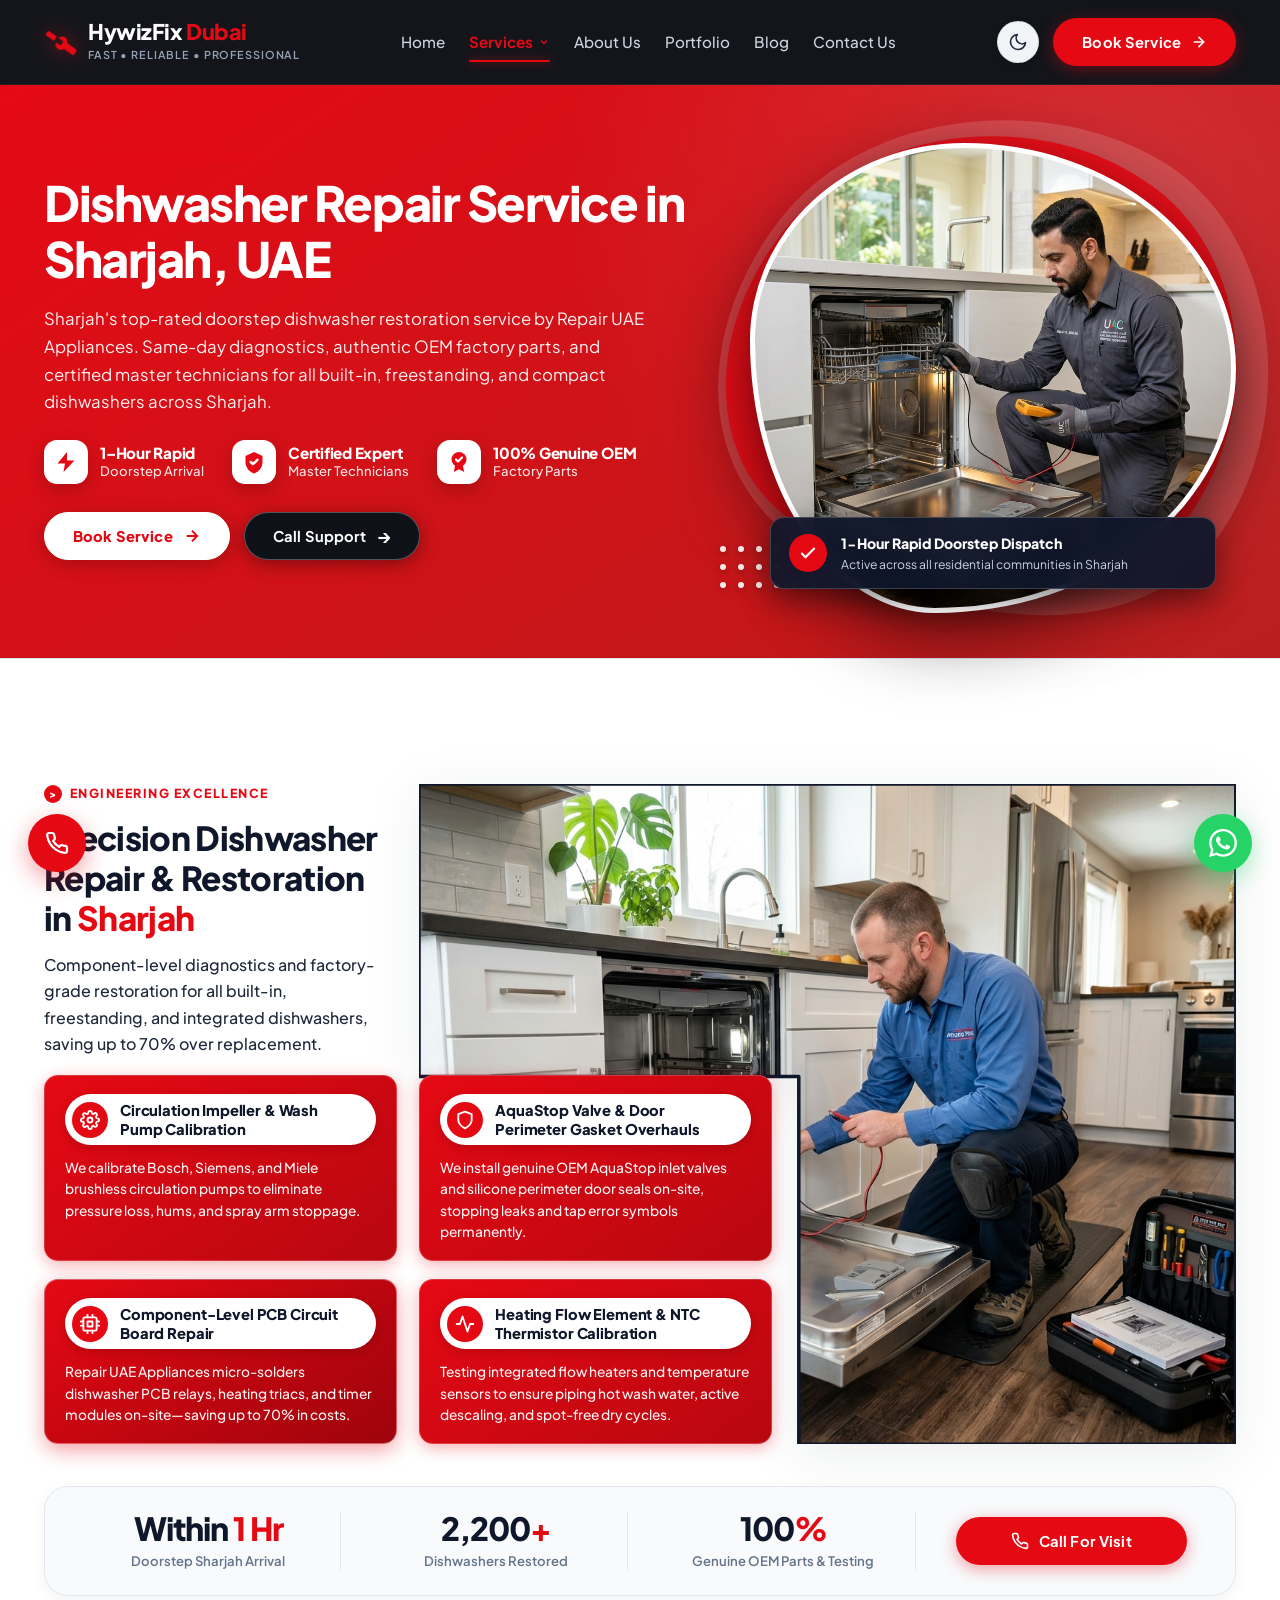
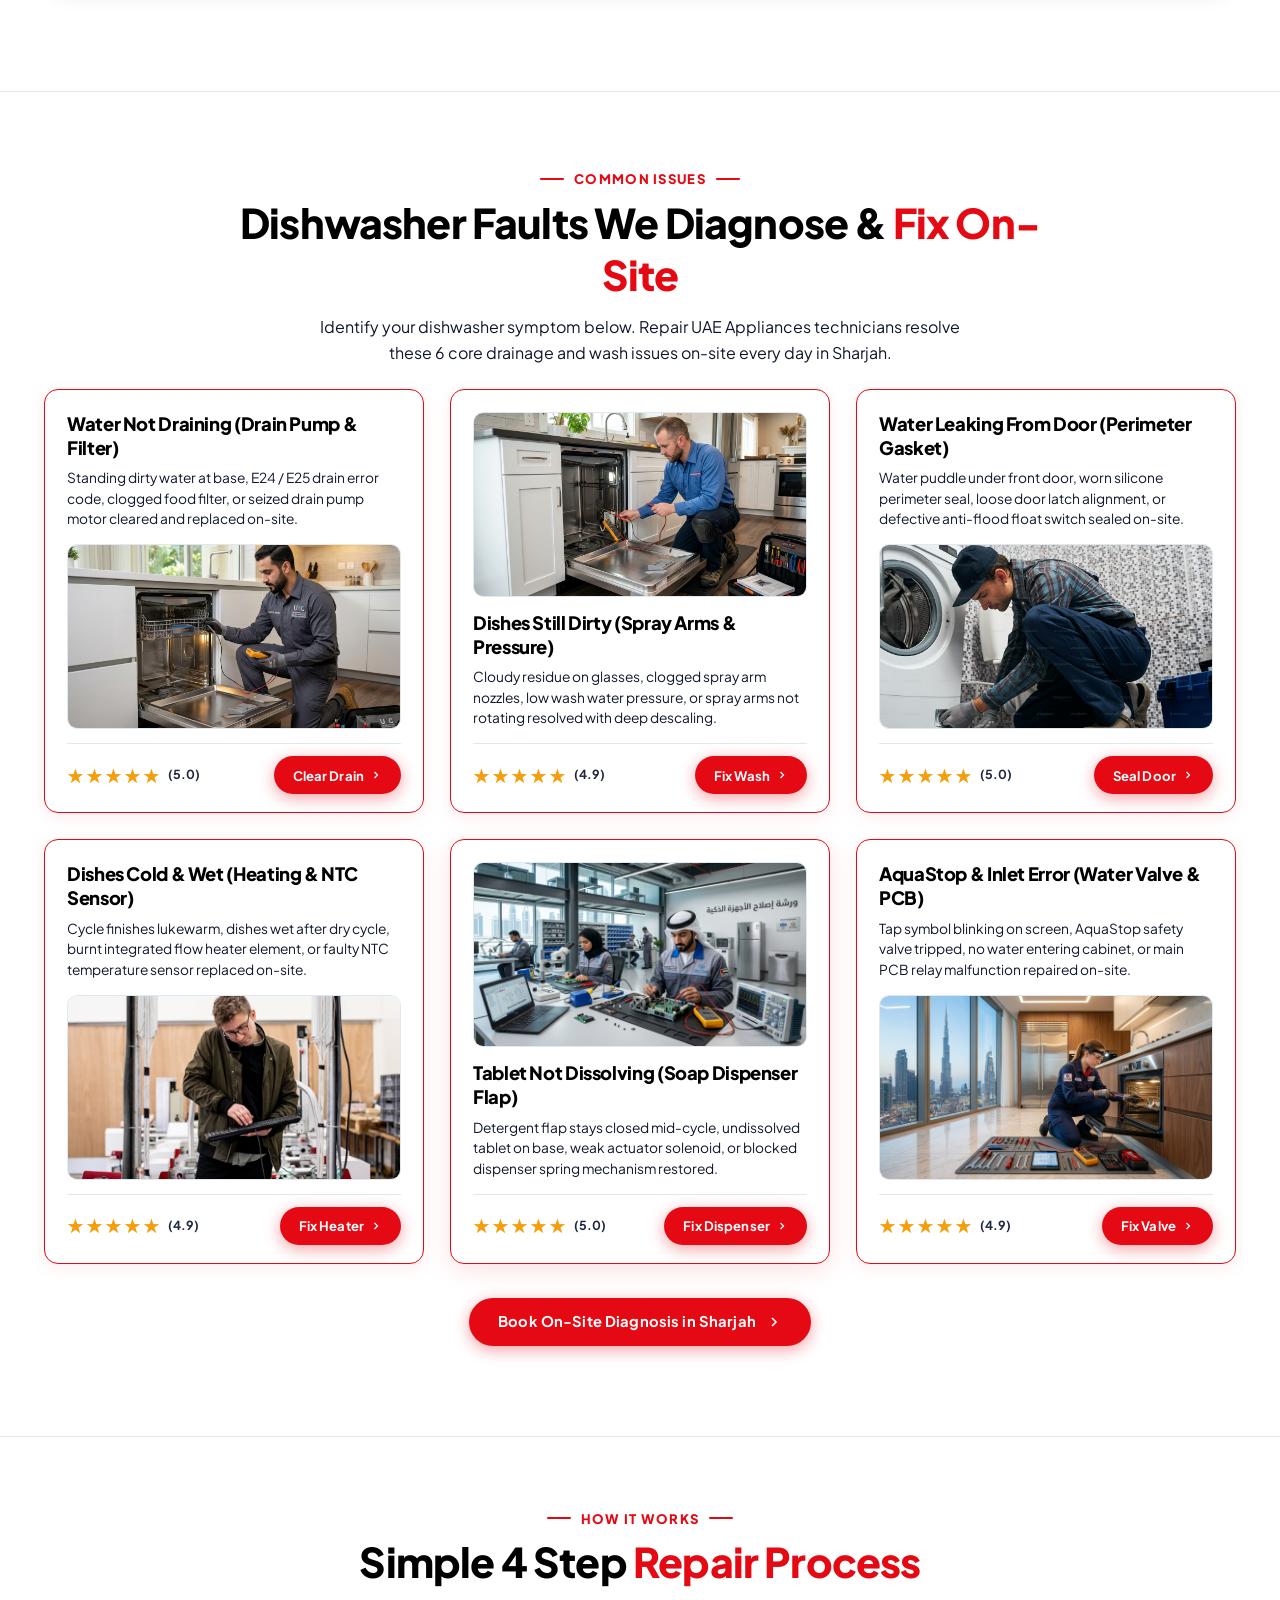
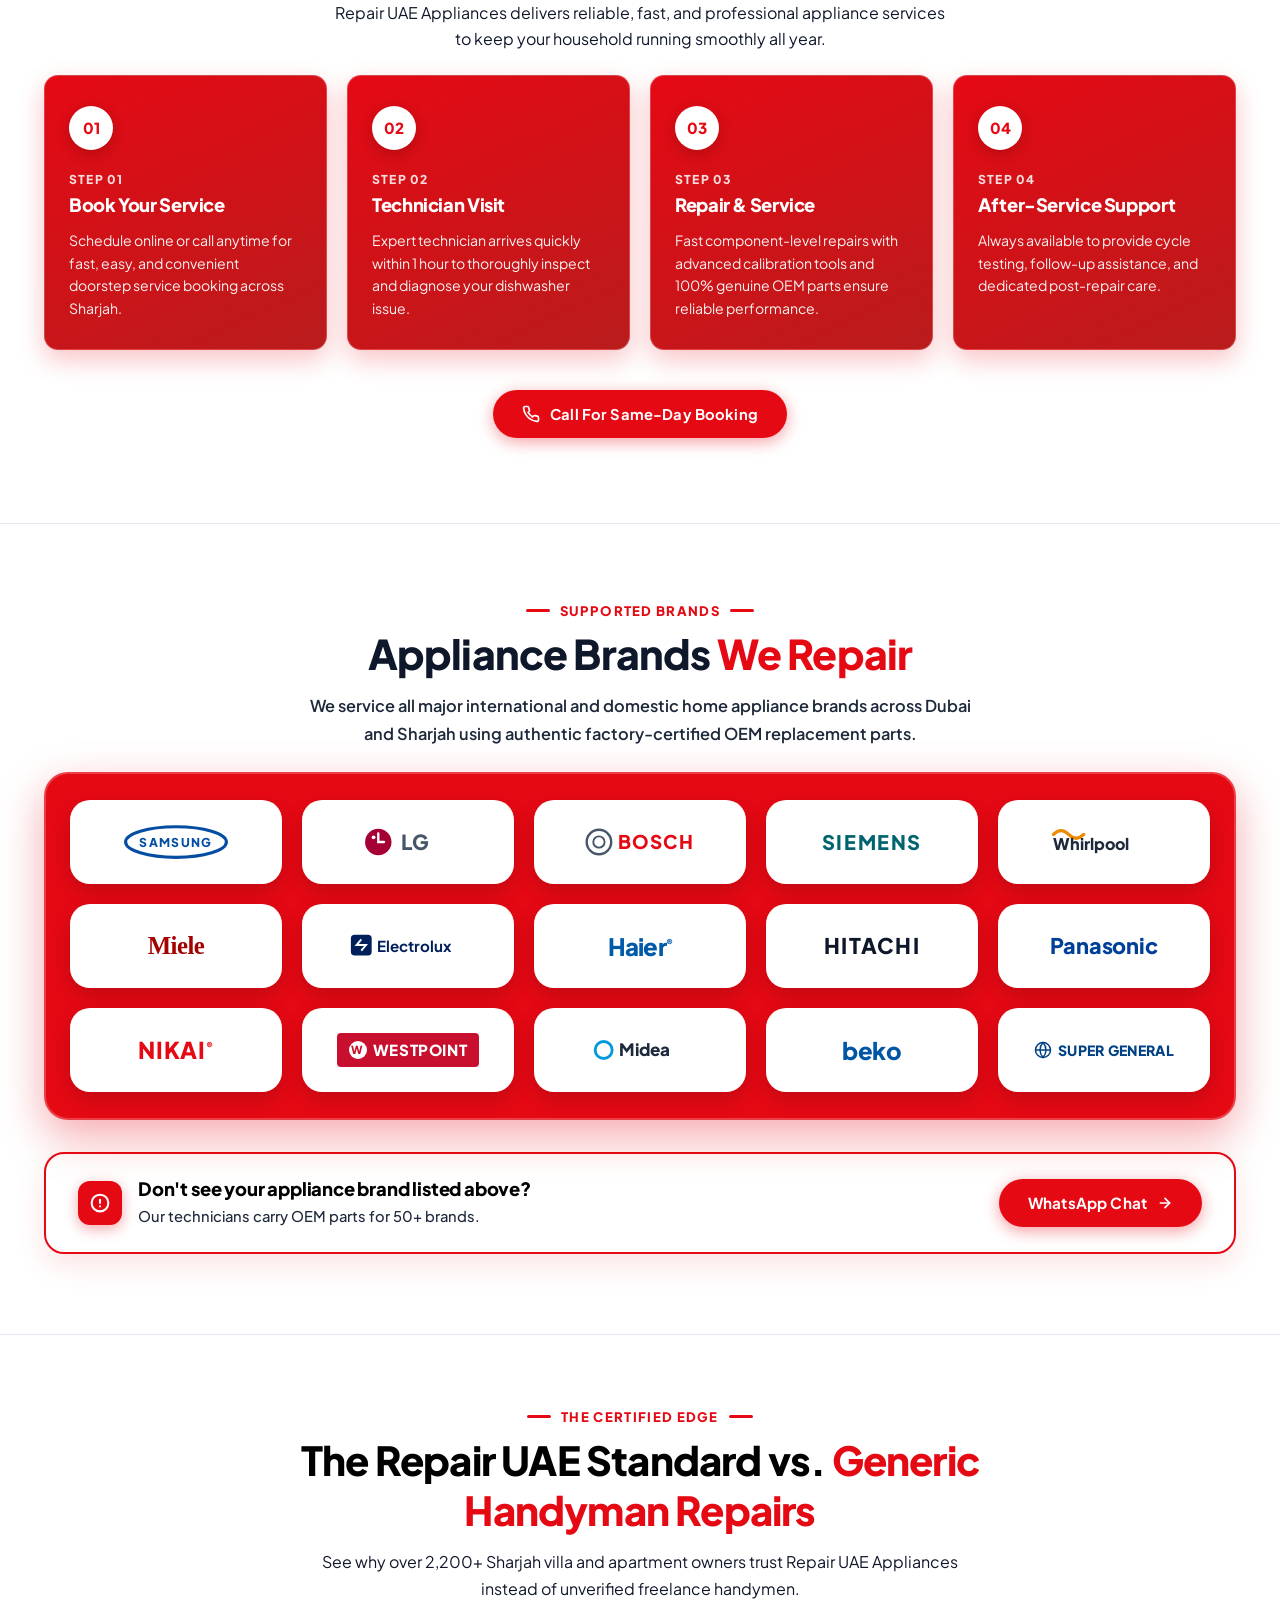
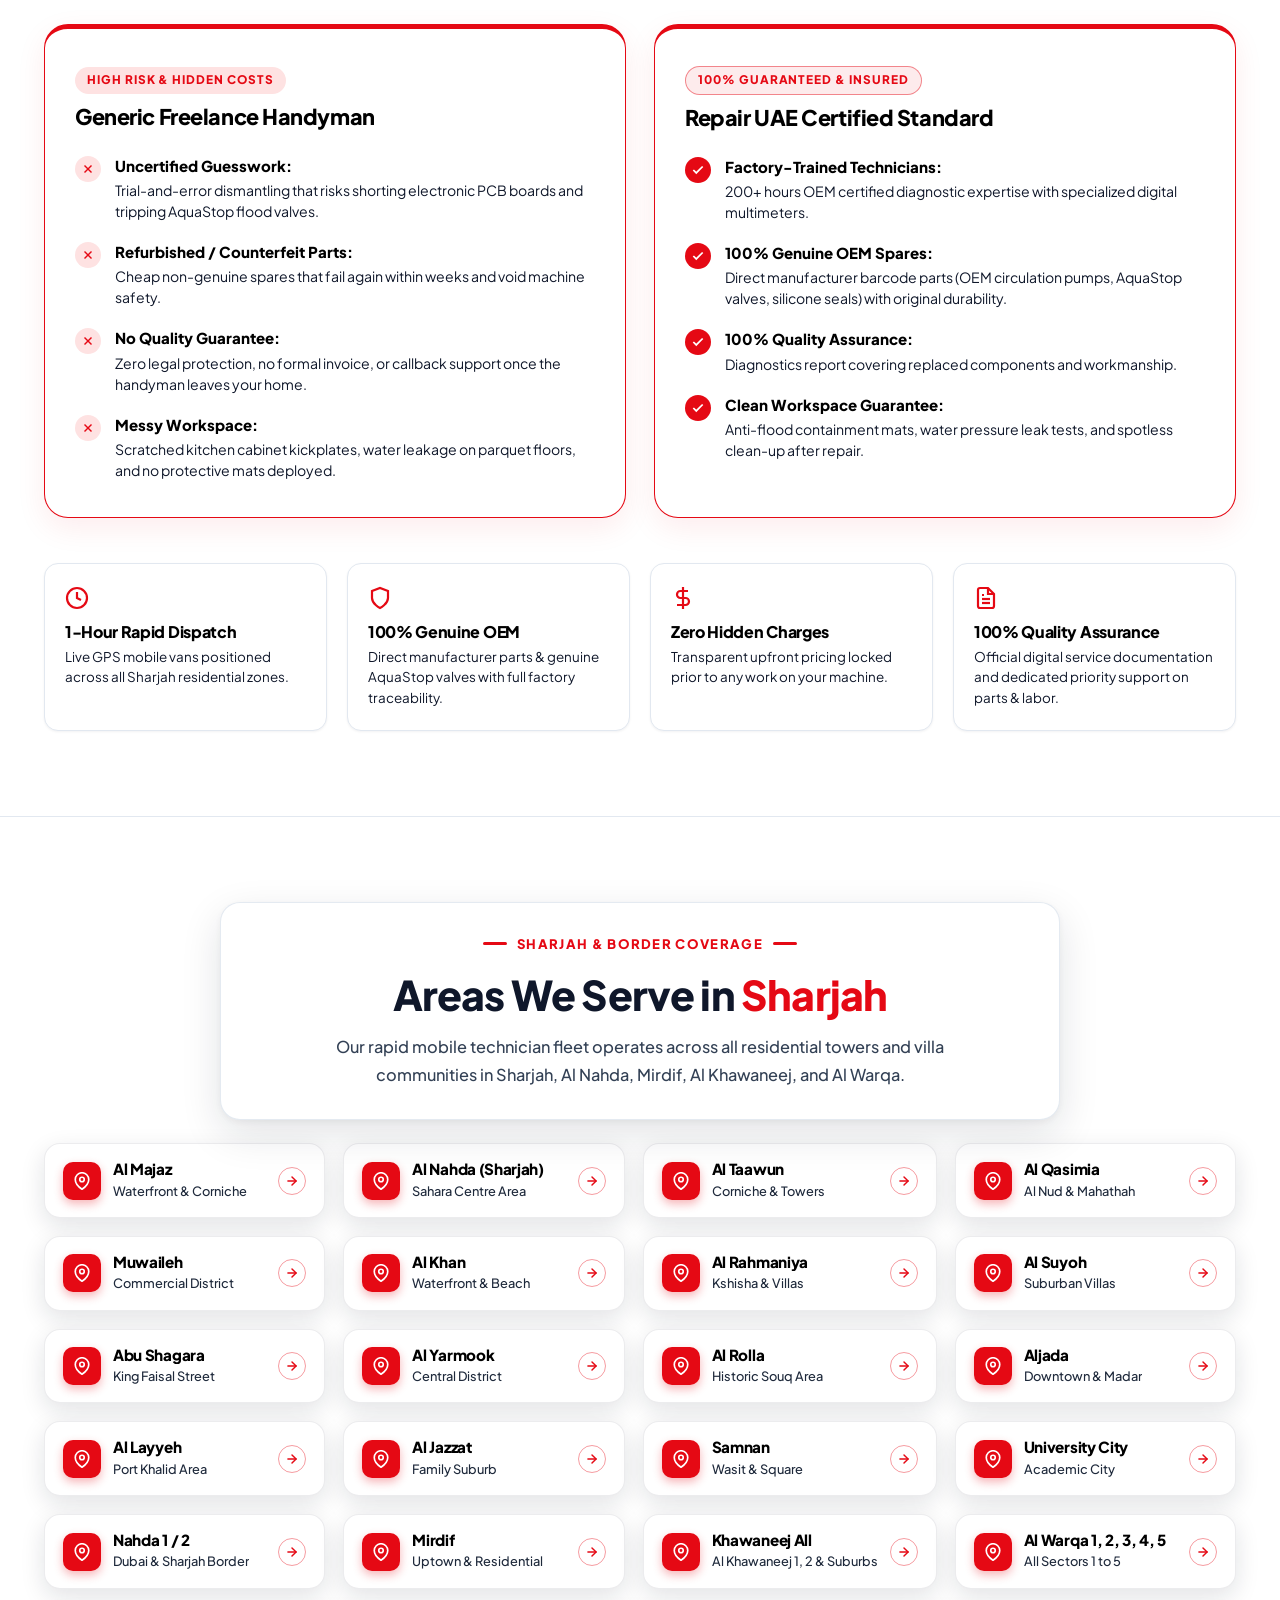
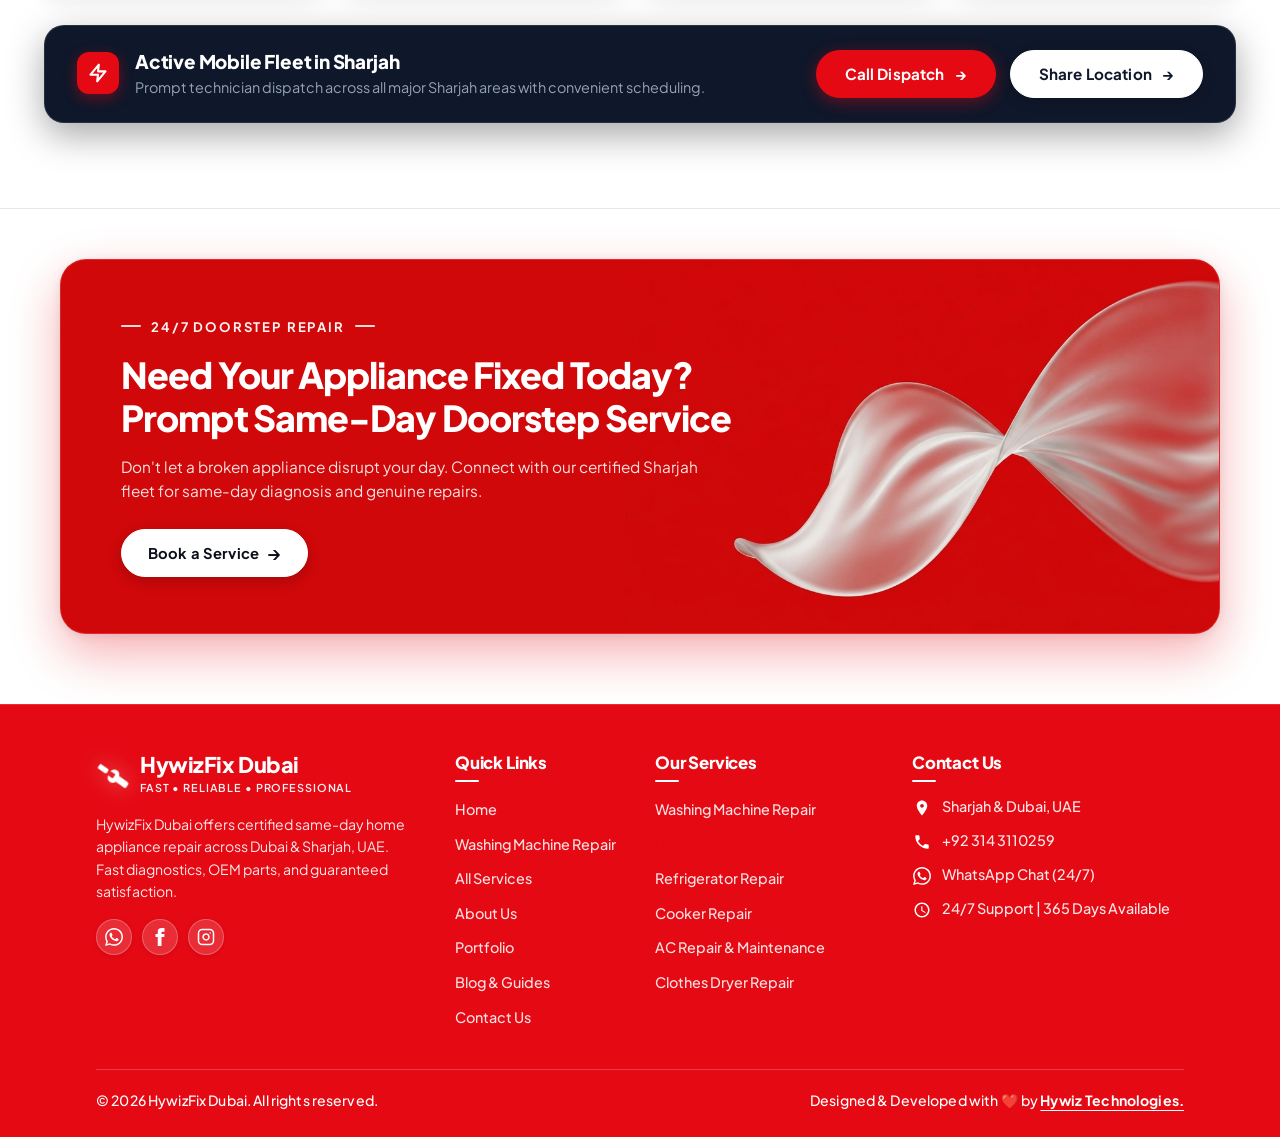
<file: dishwasher-repair.html>
<!DOCTYPE html>
<html lang="en">
<head>
  <meta charset="UTF-8" />
  <meta name="viewport" content="width=device-width, initial-scale=1.0" />
  <title>Dishwasher Repair in Sharjah, UAE | Repair UAE Appliances</title>
  <meta name="description" content="Sharjah's top-rated doorstep washing machine restoration service by Repair UAE Appliances. Same-day diagnostics, authentic OEM factory parts, and certified master technicians across Sharjah." />
  <link rel="preconnect" href="https://fonts.googleapis.com" />
  <link rel="preconnect" href="https://fonts.gstatic.com" crossorigin />
  <link href="https://fonts.googleapis.com/css2?family=Plus+Jakarta+Sans:wght@400;500;600;700;800;900&display=swap" rel="stylesheet" />
  <link rel="stylesheet" href="assets/css/style.css?v=9.5" />
  <script>
    (function () {
      try {
        if (localStorage.getItem('rua-theme') === 'dark') {
          document.documentElement.setAttribute('data-theme', 'dark');
        }
      } catch (e) {}
    })();
  </script>
</head>
<body>

  <!-- ==========================================================================
       Main Navigation Header
       ========================================================================== -->
  <header class="site-nav-header">
    <div class="container nav-inner-container">
      <!-- Brand Logo (Red Wrench + HywizFix Dubai) -->
      <a href="index.html" class="brand-identity" aria-label="HywizFix Dubai">
        <svg class="brand-wrench-svg" viewBox="0 0 24 24" fill="currentColor">
          <path d="M22.7 19.3l-5.6-5.6c.7-1.4.5-3.2-.6-4.3-1.4-1.4-3.6-1.5-5.1-.4L14.7 12l-2.7 2.7-2.9-2.9c-1.1 1.5-1 3.7.4 5.1 1.1 1.1 2.9 1.3 4.3.6l5.6 5.6c.4.4 1 .4 1.4 0l1.9-1.9c.4-.4.4-1 0-1.4zM2.8 5.6l4.2 4.2c.4.4 1 .4 1.4 0l1.4-1.4c.4-.4.4-1 0-1.4L5.6 2.8C5.2 2.4 4.6 2.4 4.2 2.8L2.8 4.2c-.4.4-.4 1 0 1.4z"/>
        </svg>
        <div class="brand-title-wrap">
          <div class="brand-main-text">HywizFix <span class="brand-red">Dubai</span></div>
          <div class="brand-sub-tagline">Fast &bull; Reliable &bull; Professional</div>
        </div>
      </a>

      <!-- Center Nav Links Matching Reference Image -->
      <nav class="nav-desktop" aria-label="Main Navigation">
        <ul class="ref-nav-list">
          <li class="ref-nav-item">
            <a href="index.html" class="ref-nav-link">Home</a>
          </li>
          <li class="ref-nav-item has-dropdown">
            <a href="services.html" class="ref-nav-link active">
              <span>Services</span>
              <svg width="12" height="12" viewBox="0 0 24 24" fill="none" stroke="currentColor" stroke-width="2.5"><polyline points="6 9 12 15 18 9"></polyline></svg>
            </a>
            <ul class="pill-dropdown-menu">
              <li>
                <a href="washing-machine-repair.html" class="pill-dropdown-link">
                  <div class="dropdown-icon-box">
                    <svg viewBox="0 0 24 24" fill="none" stroke="currentColor" stroke-width="2.2" stroke-linecap="round" stroke-linejoin="round">
                      <rect x="4" y="2" width="16" height="20" rx="3"></rect>
                      <circle cx="12" cy="13" r="5"></circle>
                      <circle cx="12" cy="13" r="2"></circle>
                    </svg>
                  </div>
                  <span class="dropdown-item-title">Washing Machine Repair</span>
                  <span class="dropdown-item-arrow">&rarr;</span>
                </a>
              </li>
              <li>
                <a href="refrigerator-repair.html" class="pill-dropdown-link">
                  <div class="dropdown-icon-box">
                    <svg viewBox="0 0 24 24" fill="none" stroke="currentColor" stroke-width="2.2" stroke-linecap="round" stroke-linejoin="round">
                      <rect x="5" y="2" width="14" height="20" rx="2"></rect>
                      <line x1="5" y1="10" x2="19" y2="10"></line>
                    </svg>
                  </div>
                  <span class="dropdown-item-title">Refrigerator &amp; Freezer Repair</span>
                  <span class="dropdown-item-arrow">&rarr;</span>
                </a>
              </li>
              <li>
                <a href="dishwasher-repair.html" class="pill-dropdown-link active" style="color: var(--brand-red);">
                  <div class="dropdown-icon-box">
                    <svg viewBox="0 0 24 24" fill="none" stroke="currentColor" stroke-width="2.2" stroke-linecap="round" stroke-linejoin="round">
                      <rect x="4" y="3" width="16" height="18" rx="2"></rect>
                      <line x1="4" y1="8" x2="20" y2="8"></line>
                    </svg>
                  </div>
                  <span class="dropdown-item-title">Dishwasher Repair & Descaling</span>
                  <span class="dropdown-item-arrow">&rarr;</span>
                </a>
              </li>
              <li>
                <a href="dryer-repair.html" class="pill-dropdown-link">
                  <div class="dropdown-icon-box">
                    <svg viewBox="0 0 24 24" fill="none" stroke="currentColor" stroke-width="2.2" stroke-linecap="round" stroke-linejoin="round">
                      <rect x="4" y="2" width="16" height="20" rx="3"></rect>
                      <circle cx="12" cy="13" r="5"></circle>
                      <path d="M10 13c1-1 2-1 3 0s2 1 3 0"></path>
                    </svg>
                  </div>
                  <span class="dropdown-item-title">Clothes Dryer Repair</span>
                  <span class="dropdown-item-arrow">&rarr;</span>
                </a>
              </li>
              <li>
                <a href="cooker-repair.html" class="pill-dropdown-link">
                  <div class="dropdown-icon-box">
                    <svg viewBox="0 0 24 24" fill="none" stroke="currentColor" stroke-width="2.2" stroke-linecap="round" stroke-linejoin="round">
                      <rect x="4" y="3" width="16" height="18" rx="2"></rect>
                      <circle cx="8" cy="6" r="1" fill="currentColor"></circle>
                      <circle cx="12" cy="6" r="1" fill="currentColor"></circle>
                      <circle cx="16" cy="6" r="1" fill="currentColor"></circle>
                    </svg>
                  </div>
                  <span class="dropdown-item-title">Cooking Range & Cooker Repair</span>
                  <span class="dropdown-item-arrow">&rarr;</span>
                </a>
              </li>
              <li>
                <a href="microwave-repair.html" class="pill-dropdown-link">
                  <div class="dropdown-icon-box">
                    <svg viewBox="0 0 24 24" fill="none" stroke="currentColor" stroke-width="2.2" stroke-linecap="round" stroke-linejoin="round">
                      <rect x="3" y="4" width="18" height="16" rx="2"></rect>
                      <rect x="6" y="7" width="9" height="10" rx="1"></rect>
                    </svg>
                  </div>
                  <span class="dropdown-item-title">Microwave Oven Repair</span>
                  <span class="dropdown-item-arrow">&rarr;</span>
                </a>
              </li>
            </ul>
          </li>
          <li class="ref-nav-item">
            <a href="about.html" class="ref-nav-link">About Us</a>
          </li>
          <li class="ref-nav-item">
            <a href="portfolio.html" class="ref-nav-link">Portfolio</a>
          </li>
          <li class="ref-nav-item">
            <a href="blog.html" class="ref-nav-link">Blog</a>
          </li>
          <li class="ref-nav-item">
            <a href="contact.html" class="ref-nav-link">Contact Us</a>
          </li>
        </ul>
      </nav>

      <!-- Right Action Controls: Theme Toggle & Book Service Button -->
      <div class="header-actions">
        <!-- Theme Toggle Button -->
        <button class="theme-toggle-btn" id="themeToggleBtn" type="button" aria-label="Toggle dark/light theme" title="Toggle theme">
          <svg id="sunIcon" style="display:none;" viewBox="0 0 24 24" fill="none" stroke="currentColor" stroke-width="2" stroke-linecap="round" stroke-linejoin="round">
            <circle cx="12" cy="12" r="5"></circle>
            <line x1="12" y1="1" x2="12" y2="3"></line>
            <line x1="12" y1="21" x2="12" y2="23"></line>
            <line x1="4.22" y1="4.22" x2="5.64" y2="5.64"></line>
            <line x1="18.36" y1="18.36" x2="19.78" y2="19.78"></line>
            <line x1="1" y1="12" x2="3" y2="12"></line>
            <line x1="21" y1="12" x2="23" y2="12"></line>
            <line x1="4.22" y1="19.78" x2="5.64" y2="18.36"></line>
            <line x1="18.36" y1="5.64" x2="19.78" y2="4.22"></line>
          </svg>
          <svg id="moonIcon" viewBox="0 0 24 24" fill="none" stroke="currentColor" stroke-width="2" stroke-linecap="round" stroke-linejoin="round">
            <path d="M21 12.79A9 9 0 1 1 11.21 3 7 7 0 0 0 21 12.79z"></path>
          </svg>
        </button>

        <!-- CTA Header Button -->
        <a href="https://wa.me/923143110259?text=Hello%20Repair%20UAE%20Appliances,%20I%20need%20to%20book%20a%20dishwasher%20repair%20in%20Sharjah." target="_blank" rel="noopener noreferrer" class="btn-cta-header" id="headerCtaBtn" aria-label="Book Service">
          <span>Book Service</span>
          <svg class="arrow-icon" viewBox="0 0 24 24" fill="none" stroke="currentColor" stroke-width="2.5" stroke-linecap="round" stroke-linejoin="round">
            <line x1="5" y1="12" x2="19" y2="12"></line>
            <polyline points="12 5 19 12 12 19"></polyline>
          </svg>
        </a>
      </div>

      <!-- Mobile Hamburger Toggle -->
      <button class="mobile-nav-toggle-btn" id="mobile-menu-toggle-btn" aria-label="Open menu">
        <svg width="24" height="24" viewBox="0 0 24 24" fill="none" stroke="currentColor" stroke-width="2"><line x1="3" y1="12" x2="21" y2="12"></line><line x1="3" y1="6" x2="21" y2="6"></line><line x1="3" y1="18" x2="21" y2="18"></line></svg>
      </button>
    </div>

    <!-- Mobile Dropdown Drawer -->
    <div id="mobile-nav-dropdown" style="display: none; background: #05070c; border-top: 1px solid rgba(255, 255, 255, 0.08); padding: 20px 24px;">
      <div style="display: flex; flex-direction: column; gap: 16px; font-weight: 600;">
        <a href="index.html" style="color: #cbd5e1;">Home</a>
        <a href="dishwasher-repair.html" style="color: #e50914;">Dishwasher Repair (Sharjah)</a>
        <a href="services.html" style="color: #cbd5e1;">All Services</a>
        <a href="about.html" style="color: #cbd5e1;">About Us</a>
        <a href="portfolio.html" style="color: #cbd5e1;">Portfolio</a>
        <a href="blog.html" style="color: #cbd5e1;">Blog</a>
        <a href="contact.html" style="color: #cbd5e1;">Contact Us</a>
        <div style="display: flex; flex-direction: column; gap: 10px; padding-top: 12px; border-top: 1px solid rgba(255, 255, 255, 0.08);">
          <a href="https://wa.me/923143110259?text=Hello%20Repair%20UAE%20Appliances,%20I%20need%20to%20book%20a%20dishwasher%20repair%20in%20Sharjah." class="btn-cta-header" style="width: 100%; justify-content: center; text-align: center;">
            <span>Book Service</span>
            <svg class="arrow-icon" viewBox="0 0 24 24" fill="none" stroke="currentColor" stroke-width="2.5" stroke-linecap="round" stroke-linejoin="round">
              <line x1="5" y1="12" x2="19" y2="12"></line>
              <polyline points="12 5 19 12 12 19"></polyline>
            </svg>
          </a>
        </div>
      </div>
    </div>
  </header>

  <main id="mainContent">

    <!-- ==========================================================================
         SECTION 1: HERO BANNER & QUICK SYMPTOM TRIAGE
         ========================================================================== -->
    <section class="wm-hero-section" id="hero">
      <div class="container">
        <div class="wm-hero-grid">
          
          <!-- Content Left Column -->
          <div class="wm-hero-content">
            <!-- Eyebrow Tag -->
            <div class="wm-eyebrow-wrap">
              <span class="wm-red-dash"></span>
              <span class="wm-eyebrow-text">SHARJAH SPECIALISTS</span>
            </div>

            <!-- Main Heading -->
            <h1 class="wm-hero-title">
              Dishwasher Repair Service in <span class="brand-red">Sharjah, UAE</span>
            </h1>

            <!-- Lead Paragraph -->
            <p class="wm-hero-lead">
              Sharjah's top-rated doorstep dishwasher restoration service by Repair UAE Appliances. Same-day diagnostics, authentic OEM factory parts, and certified master technicians for all built-in, freestanding, and compact dishwashers across Sharjah.
            </p>

                        <!-- 3 Benefit Trust Features -->
            <div class="wm-trust-features-bar">
              <!-- Feature 1: 1-Hour Rapid Doorstep Arrival -->
              <div class="wm-trust-feature-item">
                <div class="wm-trust-icon-box">
                  <svg width="24" height="24" viewBox="0 0 24 24" fill="none" xmlns="http://www.w3.org/2000/svg">
                    <path fill="#e50914" d="M13 2L3.5 13.5H11L9.5 22L20.5 10.5H13L13 2Z"/>
                  </svg>
                </div>
                <div class="wm-trust-feature-info">
                  <div class="wm-trust-title">1–Hour Rapid</div>
                  <div class="wm-trust-sub">Doorstep Arrival</div>
                </div>
              </div>

              <!-- Feature 2: Certified Expert Master Technicians -->
              <div class="wm-trust-feature-item">
                <div class="wm-trust-icon-box">
                  <svg width="24" height="24" viewBox="0 0 24 24" fill="none" xmlns="http://www.w3.org/2000/svg">
                    <path d="M12 2L3.5 6V12C3.5 17.25 7.12 22.08 12 23.5C16.88 22.08 20.5 17.25 20.5 12V6L12 2Z" fill="#e50914"/>
                    <path d="M8.8 12L11 14.2L15.4 9.8" stroke="#ffffff" stroke-width="2.5" stroke-linecap="round" stroke-linejoin="round"/>
                  </svg>
                </div>
                <div class="wm-trust-feature-info">
                  <div class="wm-trust-title">Certified Expert</div>
                  <div class="wm-trust-sub">Master Technicians</div>
                </div>
              </div>

              <!-- Feature 3: 100% Genuine OEM Factory Parts -->
              <div class="wm-trust-feature-item">
                <div class="wm-trust-icon-box">
                  <svg width="24" height="24" viewBox="0 0 24 24" fill="none" xmlns="http://www.w3.org/2000/svg">
                    <circle cx="12" cy="9.5" r="7.5" fill="#e50914"/>
                    <path d="M8.2 15L6.8 22L12 19.2L17.2 22L15.8 15" fill="#e50914"/>
                    <path d="M9 9.5L11 11.5L15 7.5" stroke="#ffffff" stroke-width="2.2" stroke-linecap="round" stroke-linejoin="round"/>
                  </svg>
                </div>
                <div class="wm-trust-feature-info">
                  <div class="wm-trust-title">100% Genuine OEM</div>
                  <div class="wm-trust-sub">Factory Parts</div>
                </div>
              </div>
            </div>

            <!-- Dual Action CTA Buttons -->
            <div class="wm-hero-ctas">
              <a href="https://wa.me/923143110259?text=Hello%20Repair%20UAE%20Appliances,%20I%20need%20to%20book%20a%20dishwasher%20repair%20in%20Sharjah." target="_blank" rel="noopener noreferrer" class="wm-btn-primary">
                <span>Book Service</span>
                <svg width="18" height="18" viewBox="0 0 24 24" fill="none" stroke="currentColor" stroke-width="2.5"><line x1="5" y1="12" x2="19" y2="12"></line><polyline points="12 5 19 12 12 19"></polyline></svg>
              </a>
              <a href="tel:+923143110259" class="wm-btn-secondary">
                <span>Call Support</span>
                <span class="btn-arrow" style="font-size: 1.15rem; font-weight: 700; line-height: 1; display: inline-block;">&rarr;</span>
              </a>
            </div>

          </div>

          <!-- Visual Right Column (Variation 4: Modern Organic Shape / Blob) -->
          <div class="wm-hero-visual wm-hero-blob-visual">
            <div class="wm-blob-container">
              
              <!-- Multi-layered Red Organic SVG Fluid Blob Background -->
              <svg class="wm-blob-svg-bg" viewBox="0 0 600 520" fill="none" xmlns="http://www.w3.org/2000/svg">
                <!-- Outer Translucent Glow Blob Layer -->
                <path d="M 480,45 C 590,115 615,295 535,415 C 455,535 275,510 135,440 C -5,370 5,205 95,95 C 185,-15 370,-25 480,45 Z" fill="rgba(255, 255, 255, 0.15)" />
                <!-- Deep Accent Red Blob Backdrop -->
                <path d="M 455,60 C 560,125 580,285 505,395 C 430,505 260,480 130,420 C 5,360 15,205 100,105 C 185,5 350,-10 455,60 Z" fill="#e50914" opacity="0.9" />
              </svg>

              <!-- Photo Container in Organic Fluid Blob Shape -->
              <div class="wm-blob-image-wrap">
                <img src="assets/images/services/dishwasher.jpg" alt="Certified Dishwasher Repair in Sharjah" width="600" height="460" loading="eager" />
              </div>

              <!-- White Dot Matrix Grid Accent (Bottom Left) -->
              <div class="wm-blob-dot-grid" aria-hidden="true">
                <span></span><span></span><span></span><span></span><span></span><span></span>
                <span></span><span></span><span></span><span></span><span></span><span></span>
                <span></span><span></span><span></span><span></span><span></span><span></span>
              </div>

              <!-- Floating Reassurance Badge -->
              <div class="wm-hero-floating-card" style="z-index: 15;">
                <div class="wm-float-icon">
                  <svg width="20" height="20" viewBox="0 0 24 24" fill="none" stroke="currentColor" stroke-width="2.5"><polyline points="20 6 9 17 4 12"></polyline></svg>
                </div>
                <div>
                  <div class="wm-float-title">1-Hour Rapid Doorstep Dispatch</div>
                  <div class="wm-float-sub">Active across all residential communities in Sharjah</div>
                </div>
              </div>

            </div>
          </div>

        </div>
      </div>
    </section>

    <!-- ==========================================================================
         SECTION 2: ENGINEERING EXCELLENCE
         ========================================================================== -->
    <section class="wm-engineering-section" id="engineering">
      <div class="container">
        
        <!-- Master Stepped Grid Layout (Matching Reference) -->
        <div class="wm-eng-ref-container">
          
          <!-- Column 1, Row 1: Header Block -->
          <div class="wm-eng-header-block">
            <div class="wm-eng-ref-eyebrow">
              <span class="wm-eng-eyebrow-icon">&gt;</span>
              <span>ENGINEERING EXCELLENCE</span>
            </div>
            <h2 class="wm-eng-ref-title">
              Precision Dishwasher Repair &amp; Restoration in <span class="brand-red">Sharjah</span>
            </h2>
            <p class="wm-eng-ref-desc">
              Component-level diagnostics and factory-grade restoration for all built-in, freestanding, and integrated dishwashers, saving up to 70% over replacement.
            </p>
          </div>

          <!-- Stepped Photo Wrapper (Spans Col 2-3, Rows 1-3) -->
          <div class="wm-eng-ref-image-wrapper">
            <div class="wm-eng-stepped-media wm-eng-stepped-media-dishwasher">
              <img src="assets/images/services/common-dishwasher.jpg" alt="Certified Dishwasher Master Technician in Sharjah" class="wm-eng-stepped-photo" loading="lazy" />
            </div>
            <svg class="wm-eng-stepped-border-svg" viewBox="0 0 100 100" preserveAspectRatio="none">
              <polygon class="wm-eng-stepped-polygon" points="0,0 100,0 100,100 46.5,100 46.5,44.32 0,44.32" fill="none" stroke-width="3.5" stroke-linejoin="round" stroke-linecap="round" vector-effect="non-scaling-stroke" />
            </svg>
          </div>

          <!-- Card 1: Col 1, Row 2 -->
          <div class="wm-eng-card-ref wm-eng-card-1">
            <div class="wm-eng-pill-white">
              <div class="wm-eng-pill-icon">
                <svg width="20" height="20" viewBox="0 0 24 24" fill="none" stroke="currentColor" stroke-width="2.2" stroke-linecap="round" stroke-linejoin="round"><circle cx="12" cy="12" r="3"></circle><path d="M19.4 15a1.65 1.65 0 0 0 .33 1.82l.06.06a2 2 0 0 1 0 2.83 2 2 0 0 1-2.83 0l-.06-.06a1.65 1.65 0 0 0-1.82-.33 1.65 1.65 0 0 0-1 1.51V21a2 2 0 0 1-2 2 2 2 0 0 1-2-2v-.09A1.65 1.65 0 0 0 9 19.4a1.65 1.65 0 0 0-1.82.33l-.06.06a2 2 0 0 1-2.83 0 2 2 0 0 1 0-2.83l.06-.06a1.65 1.65 0 0 0 .33-1.82 1.65 1.65 0 0 0-1.51-1H3a2 2 0 0 1-2-2 2 2 0 0 1 2-2h.09A1.65 1.65 0 0 0 4.6 9a1.65 1.65 0 0 0-.33-1.82l-.06-.06a2 2 0 0 1 0-2.83 2 2 0 0 1 2.83 0l.06.06a1.65 1.65 0 0 0 1.82.33H9a1.65 1.65 0 0 0 1-1.51V3a2 2 0 0 1 2-2 2 2 0 0 1 2 2v.09a1.65 1.65 0 0 0 1 1.51 1.65 1.65 0 0 0 1.82-.33l.06-.06a2 2 0 0 1 2.83 0 2 2 0 0 1 0 2.83l-.06.06a1.65 1.65 0 0 0-.33 1.82V9a1.65 1.65 0 0 0 1.51 1H21a2 2 0 0 1 2 2 2 2 0 0 1-2 2h-.09a1.65 1.65 0 0 0-1.51 1z"></path></svg>
              </div>
              <h3 class="wm-eng-pill-title">Circulation Impeller &amp; Wash Pump Calibration</h3>
            </div>
            <p class="wm-eng-card-text">
              We calibrate Bosch, Siemens, and Miele brushless circulation pumps to eliminate pressure loss, hums, and spray arm stoppage.
            </p>
          </div>

          <!-- Card 2: Col 2, Row 2 (Notched under photo top bar) -->
          <div class="wm-eng-card-ref wm-eng-card-2">
            <div class="wm-eng-pill-white">
              <div class="wm-eng-pill-icon">
                <svg width="20" height="20" viewBox="0 0 24 24" fill="none" stroke="currentColor" stroke-width="2.2" stroke-linecap="round" stroke-linejoin="round"><path d="M12 22s8-4 8-10V5l-8-3-8 3v7c0 6 8 10 8 10z"></path></svg>
              </div>
              <h3 class="wm-eng-pill-title">AquaStop Valve &amp; Door Perimeter Gasket Overhauls</h3>
            </div>
            <p class="wm-eng-card-text">
              We install genuine OEM AquaStop inlet valves and silicone perimeter door seals on-site, stopping leaks and tap error symbols permanently.
            </p>
          </div>

          <!-- Card 3: Col 1, Row 3 (Featured Card) -->
          <div class="wm-eng-card-ref wm-eng-card-3 wm-eng-card-featured">
            <div class="wm-eng-pill-white">
              <div class="wm-eng-pill-icon">
                <svg width="20" height="20" viewBox="0 0 24 24" fill="none" stroke="currentColor" stroke-width="2.2" stroke-linecap="round" stroke-linejoin="round"><rect x="4" y="4" width="16" height="16" rx="2" ry="2"></rect><rect x="9" y="9" width="6" height="6"></rect><line x1="9" y1="1" x2="9" y2="4"></line><line x1="15" y1="1" x2="15" y2="4"></line><line x1="9" y1="20" x2="9" y2="23"></line><line x1="15" y1="20" x2="15" y2="23"></line><line x1="20" y1="9" x2="23" y2="9"></line><line x1="20" y1="14" x2="23" y2="14"></line><line x1="1" y1="9" x2="4" y2="9"></line><line x1="1" y1="14" x2="4" y2="14"></line></svg>
              </div>
              <h3 class="wm-eng-pill-title">Component-Level PCB Circuit Board Repair</h3>
            </div>
            <p class="wm-eng-card-text">
              Repair UAE Appliances micro-solders dishwasher PCB relays, heating triacs, and timer modules on-site—saving up to 70% in costs.
            </p>
          </div>

          <!-- Card 4: Col 2, Row 3 (Notched under photo top bar) -->
          <div class="wm-eng-card-ref wm-eng-card-4">
            <div class="wm-eng-pill-white">
              <div class="wm-eng-pill-icon">
                <svg width="20" height="20" viewBox="0 0 24 24" fill="none" stroke="currentColor" stroke-width="2.2" stroke-linecap="round" stroke-linejoin="round"><path d="M22 12h-4l-3 9L9 3l-3 9H2"></path></svg>
              </div>
              <h3 class="wm-eng-pill-title">Heating Flow Element &amp; NTC Thermistor Calibration</h3>
            </div>
            <p class="wm-eng-card-text">
              Testing integrated flow heaters and temperature sensors to ensure piping hot wash water, active descaling, and spot-free dry cycles.
            </p>
          </div>

        </div>

        <!-- 4-Metric Stat Strip Counter -->
        <div class="wm-stats-strip">
          <div class="wm-stat-col">
            <div class="wm-stat-val">Within <span class="red">1 Hr</span></div>
            <div class="wm-stat-lbl">Doorstep Sharjah Arrival</div>
          </div>
          <div class="wm-stat-col">
            <div class="wm-stat-val">2,200<span class="red">+</span></div>
            <div class="wm-stat-lbl">Dishwashers Restored</div>
          </div>
          <div class="wm-stat-col">
            <div class="wm-stat-val">100<span class="red">%</span></div>
            <div class="wm-stat-lbl">Genuine OEM Parts &amp; Testing</div>
          </div>
          <div class="wm-stat-col wm-stat-cta-wrap">
            <a href="tel:+923143110259" class="wm-stat-cta-btn">
              <svg width="18" height="18" viewBox="0 0 24 24" fill="none" stroke="currentColor" stroke-width="2.2"><path d="M22 16.92v3a2 2 0 0 1-2.18 2 19.79 19.79 0 0 1-8.63-3.07 19.5 19.5 0 0 1-6-6 19.79 19.79 0 0 1-3.07-8.67A2 2 0 0 1 4.11 2h3a2 2 0 0 1 2 1.72 12.84 12.84 0 0 0 .7 2.81 2 2 0 0 1-.45 2.11L8.09 9.91a16 16 0 0 0 6 6l1.27-1.27a2 2 0 0 1 2.11-.45 12.84 12.84 0 0 0 2.81.7A2 2 0 0 1 22 16.92z"></path></svg>
              <span>Call For Visit</span>
            </a>
          </div>
        </div>

      </div>
    </section>


    <!-- ==========================================================================
         SECTION 3: COMMON ISSUES (6 CORE FAULTS & UNLISTED FAULTS)
         ========================================================================== -->
    <section class="wm-faults-section" id="faults">
      <div class="container">
        <!-- Section Header -->
        <div class="wm-section-header centered">
          <div class="wm-eyebrow-wrap">
            <span class="wm-red-dash"></span>
            <span class="wm-eyebrow-text">Common Issues</span>
            <span class="wm-red-dash"></span>
          </div>
          <h2 class="wm-section-title">
            Dishwasher Faults We Diagnose &amp; <span class="brand-red">Fix On-Site</span>
          </h2>
          <p class="wm-section-desc">
            Identify your dishwasher symptom below. Repair UAE Appliances technicians resolve these 6 core drainage and wash issues on-site every day in Sharjah.
          </p>
        </div>

        <!-- 6 Fault Cards Grid (Problem at Top + Related Picture Below Inside Each Card) -->
        <div class="wm-faults-grid">
          
          <!-- Card 1: Water Not Draining -->
          <div class="wm-fault-card wm-fault-full-card">
            <div class="wm-fault-card-body">
              <h3 class="wm-fault-title">Water Not Draining (Drain Pump &amp; Filter)</h3>
              <p class="wm-fault-desc">
                Standing dirty water at base, E24 / E25 drain error code, clogged food filter, or seized drain pump motor cleared and replaced on-site.
              </p>
            </div>
            <div class="wm-fault-img-box">
              <img src="assets/images/services/dishwasher.jpg" alt="Dishwasher drain pump and standing water repair in Sharjah" class="wm-fault-photo" loading="lazy" />
            </div>
            <div class="wm-fault-bottom-bar">
              <div class="wm-fault-rating">
                <span class="wm-stars">★★★★★</span>
                <span class="wm-rating-count">(5.0)</span>
              </div>
              <a href="https://wa.me/923143110259?text=Hello%20Repair%20UAE%20Appliances,%20my%20dishwasher%20has%20standing%20water%20not%20draining." target="_blank" rel="noopener noreferrer" class="wm-fault-pill-btn wm-btn-solid">
                <span>Clear Drain</span>
                <svg width="12" height="12" viewBox="0 0 24 24" fill="none" stroke="currentColor" stroke-width="2.5"><polyline points="9 18 15 12 9 6"></polyline></svg>
              </a>
            </div>
          </div>

          <!-- Card 2: Dishes Still Dirty (Image on Top, Text Below) -->
          <div class="wm-fault-card wm-fault-full-card">
            <div class="wm-fault-img-box">
              <img src="assets/images/services/common-dishwasher.jpg" alt="Dishwasher spray arm cleaning and wash pump repair in Sharjah" class="wm-fault-photo" loading="lazy" />
            </div>
            <div class="wm-fault-card-body">
              <h3 class="wm-fault-title">Dishes Still Dirty (Spray Arms &amp; Pressure)</h3>
              <p class="wm-fault-desc">
                Cloudy residue on glasses, clogged spray arm nozzles, low wash water pressure, or spray arms not rotating resolved with deep descaling.
              </p>
            </div>
            <div class="wm-fault-bottom-bar">
              <div class="wm-fault-rating">
                <span class="wm-stars">★★★★★</span>
                <span class="wm-rating-count">(4.9)</span>
              </div>
              <a href="https://wa.me/923143110259?text=Hello%20Repair%20UAE%20Appliances,%20my%20dishwasher%20leaves%20dishes%20dirty%20or%20cloudy." target="_blank" rel="noopener noreferrer" class="wm-fault-pill-btn wm-btn-solid">
                <span>Fix Wash</span>
                <svg width="12" height="12" viewBox="0 0 24 24" fill="none" stroke="currentColor" stroke-width="2.5"><polyline points="9 18 15 12 9 6"></polyline></svg>
              </a>
            </div>
          </div>

          <!-- Card 3: Water Leaking From Door -->
          <div class="wm-fault-card wm-fault-full-card">
            <div class="wm-fault-card-body">
              <h3 class="wm-fault-title">Water Leaking From Door (Perimeter Gasket)</h3>
              <p class="wm-fault-desc">
                Water puddle under front door, worn silicone perimeter seal, loose door latch alignment, or defective anti-flood float switch sealed on-site.
              </p>
            </div>
            <div class="wm-fault-img-box">
              <img src="assets/images/hero/service-washing-machine-repair.jpg" alt="Dishwasher door gasket seal leak repair in Sharjah" class="wm-fault-photo" loading="lazy" />
            </div>
            <div class="wm-fault-bottom-bar">
              <div class="wm-fault-rating">
                <span class="wm-stars">★★★★★</span>
                <span class="wm-rating-count">(5.0)</span>
              </div>
              <a href="https://wa.me/923143110259?text=Hello%20Repair%20UAE%20Appliances,%20my%20dishwasher%20is%20leaking%20water%20from%20the%20door." target="_blank" rel="noopener noreferrer" class="wm-fault-pill-btn wm-btn-solid">
                <span>Seal Door</span>
                <svg width="12" height="12" viewBox="0 0 24 24" fill="none" stroke="currentColor" stroke-width="2.5"><polyline points="9 18 15 12 9 6"></polyline></svg>
              </a>
            </div>
          </div>

          <!-- Card 4: Dishes Cold & Wet -->
          <div class="wm-fault-card wm-fault-full-card">
            <div class="wm-fault-card-body">
              <h3 class="wm-fault-title">Dishes Cold &amp; Wet (Heating &amp; NTC Sensor)</h3>
              <p class="wm-fault-desc">
                Cycle finishes lukewarm, dishes wet after dry cycle, burnt integrated flow heater element, or faulty NTC temperature sensor replaced on-site.
              </p>
            </div>
            <div class="wm-fault-img-box">
              <img src="assets/images/hero/about-engineer-multimeter.jpg" alt="Dishwasher heating element and temperature sensor repair in Sharjah" class="wm-fault-photo" loading="lazy" />
            </div>
            <div class="wm-fault-bottom-bar">
              <div class="wm-fault-rating">
                <span class="wm-stars">★★★★★</span>
                <span class="wm-rating-count">(4.9)</span>
              </div>
              <a href="https://wa.me/923143110259?text=Hello%20Repair%20UAE%20Appliances,%20my%20dishwasher%20is%20not%20heating%20or%20drying%20dishes." target="_blank" rel="noopener noreferrer" class="wm-fault-pill-btn wm-btn-solid">
                <span>Fix Heater</span>
                <svg width="12" height="12" viewBox="0 0 24 24" fill="none" stroke="currentColor" stroke-width="2.5"><polyline points="9 18 15 12 9 6"></polyline></svg>
              </a>
            </div>
          </div>

          <!-- Card 5: Tablet Not Dissolving (Featured Card - Image on Top, Text Below) -->
          <div class="wm-fault-card wm-fault-full-card featured">
            <div class="wm-fault-img-box">
              <img src="assets/images/hero/about-technician-repair.jpg" alt="Dishwasher soap dispenser flap and solenoid repair in Sharjah" class="wm-fault-photo" loading="lazy" />
            </div>
            <div class="wm-fault-card-body">
              <h3 class="wm-fault-title">Tablet Not Dissolving (Soap Dispenser Flap)</h3>
              <p class="wm-fault-desc">
                Detergent flap stays closed mid-cycle, undissolved tablet on base, weak actuator solenoid, or blocked dispenser spring mechanism restored.
              </p>
            </div>
            <div class="wm-fault-bottom-bar">
              <div class="wm-fault-rating">
                <span class="wm-stars">★★★★★</span>
                <span class="wm-rating-count">(5.0)</span>
              </div>
              <a href="https://wa.me/923143110259?text=Hello%20Repair%20UAE%20Appliances,%20my%20dishwasher%20tablet%20flap%20is%20not%20opening." target="_blank" rel="noopener noreferrer" class="wm-fault-pill-btn wm-btn-solid">
                <span>Fix Dispenser</span>
                <svg width="12" height="12" viewBox="0 0 24 24" fill="none" stroke="currentColor" stroke-width="2.5"><polyline points="9 18 15 12 9 6"></polyline></svg>
              </a>
            </div>
          </div>

          <!-- Card 6: AquaStop & Inlet Error -->
          <div class="wm-fault-card wm-fault-full-card">
            <div class="wm-fault-card-body">
              <h3 class="wm-fault-title">AquaStop &amp; Inlet Error (Water Valve &amp; PCB)</h3>
              <p class="wm-fault-desc">
                Tap symbol blinking on screen, AquaStop safety valve tripped, no water entering cabinet, or main PCB relay malfunction repaired on-site.
              </p>
            </div>
            <div class="wm-fault-img-box">
              <img src="assets/images/hero/portfolio-appliance-repair.jpg" alt="Dishwasher AquaStop valve and PCB error diagnosis in Sharjah" class="wm-fault-photo" loading="lazy" />
            </div>
            <div class="wm-fault-bottom-bar">
              <div class="wm-fault-rating">
                <span class="wm-stars">★★★★★</span>
                <span class="wm-rating-count">(4.9)</span>
              </div>
              <a href="https://wa.me/923143110259?text=Hello%20Repair%20UAE%20Appliances,%20my%20dishwasher%20shows%20AquaStop%20or%20water%20inlet%20error." target="_blank" rel="noopener noreferrer" class="wm-fault-pill-btn wm-btn-solid">
                <span>Fix Valve</span>
                <svg width="12" height="12" viewBox="0 0 24 24" fill="none" stroke="currentColor" stroke-width="2.5"><polyline points="9 18 15 12 9 6"></polyline></svg>
              </a>
            </div>
          </div>

        </div>

        <!-- Bottom Center Action Button (Matching Reference Image) -->
        <div class="wm-faults-bottom-cta">
          <a href="https://wa.me/923143110259?text=Hello%20Repair%20UAE%20Appliances,%20I%20need%20urgent%20doorstep%20dishwasher%20repair%20in%20Sharjah." target="_blank" rel="noopener noreferrer" class="wm-faults-main-cta">
            <span>Book On-Site Diagnosis in Sharjah</span>
            <svg width="16" height="16" viewBox="0 0 24 24" fill="none" stroke="currentColor" stroke-width="2.5"><polyline points="9 18 15 12 9 6"></polyline></svg>
          </a>
        </div>

      </div>
    </section>


    <!-- ==========================================================================
         SECTION 4: HOW IT WORKS (SIMPLE 4 STEP PROCESS)
         ========================================================================== -->
    <section class="wm-process-section" id="how-it-works">
      <div class="container">
        <!-- Section Header -->
        <div class="wm-section-header">
          <div class="wm-eyebrow-wrap">
            <span class="wm-red-dash"></span>
            <span class="wm-eyebrow-text">How It Works</span>
            <span class="wm-red-dash"></span>
          </div>
          <h2 class="wm-section-title">
            Simple 4 Step <span class="brand-red">Repair Process</span>
          </h2>
          <p class="wm-section-desc">
            Repair UAE Appliances delivers reliable, fast, and professional appliance services to keep your household running smoothly all year.
          </p>
        </div>

        <!-- 4 Steps Grid -->
        <div class="wm-steps-grid">
          
          <!-- Step 01 -->
          <div class="wm-step-card">
            <div class="wm-step-badge">01</div>
            <div class="wm-step-label">Step 01</div>
            <h3 class="wm-step-title">Book Your Service</h3>
            <p class="wm-step-desc">
              Schedule online or call anytime for fast, easy, and convenient doorstep service booking across Sharjah.
            </p>
          </div>

          <!-- Step 02 -->
          <div class="wm-step-card">
            <div class="wm-step-badge">02</div>
            <div class="wm-step-label">Step 02</div>
            <h3 class="wm-step-title">Technician Visit</h3>
            <p class="wm-step-desc">
              Expert technician arrives quickly within 1 hour to thoroughly inspect and diagnose your dishwasher issue.
            </p>
          </div>

          <!-- Step 03 -->
          <div class="wm-step-card">
            <div class="wm-step-badge">03</div>
            <div class="wm-step-label">Step 03</div>
            <h3 class="wm-step-title">Repair &amp; Service</h3>
            <p class="wm-step-desc">
              Fast component-level repairs with advanced calibration tools and 100% genuine OEM parts ensure reliable performance.
            </p>
          </div>

          <!-- Step 04 -->
          <div class="wm-step-card">
            <div class="wm-step-badge">04</div>
            <div class="wm-step-label">Step 04</div>
            <h3 class="wm-step-title">After-Service Support</h3>
            <p class="wm-step-desc">
              Always available to provide cycle testing, follow-up assistance, and dedicated post-repair care.
            </p>
          </div>

        </div>

        <!-- Call For Booking Button -->
        <div class="wm-process-cta-wrap">
          <a href="tel:+923143110259" class="wm-btn-primary">
            <svg width="18" height="18" viewBox="0 0 24 24" fill="none" stroke="currentColor" stroke-width="2.2"><path d="M22 16.92v3a2 2 0 0 1-2.18 2 19.79 19.79 0 0 1-8.63-3.07 19.5 19.5 0 0 1-6-6 19.79 19.79 0 0 1-3.07-8.67A2 2 0 0 1 4.11 2h3a2 2 0 0 1 2 1.72 12.84 12.84 0 0 0 .7 2.81 2 2 0 0 1-.45 2.11L8.09 9.91a16 16 0 0 0 6 6l1.27-1.27a2 2 0 0 1 2.11-.45 12.84 12.84 0 0 0 2.81.7A2 2 0 0 1 22 16.92z"></path></svg>
            <span>Call For Same-Day Booking</span>
          </a>
        </div>

      </div>
    </section>


    <!-- Supported Appliance Brands Section (Same-to-same copied from homepage) -->
    <section class="brands-scattered-section" id="brands">
      <div class="container">
        <div class="section-heading-block centered">
          <div class="services-eyebrow-line">
            <span class="services-dash-bar"></span>
            <span class="services-eyebrow-tag">SUPPORTED BRANDS</span>
            <span class="services-dash-bar"></span>
          </div>
          <h2 class="section-title">Appliance Brands <span class="brand-red">We Repair</span></h2>
          <p class="section-lede">
            We service all major international and domestic home appliance brands across Dubai and Sharjah using authentic factory-certified OEM replacement parts.
          </p>
        </div>

        <!-- Single Master Red Container Card -->
        <div class="brand-master-red-card">
          <!-- Scattered Studio Brands Grid (15 Brands matching reference image) -->
          <div class="brands-scattered-grid" id="brandsScatteredGrid">
            <!-- 1. Samsung -->
            <article class="brand-scatter-card">
              <div class="brand-logo-container">
                <svg viewBox="0 0 120 40" width="110" height="36" aria-label="Samsung"><ellipse cx="60" cy="20" rx="56" ry="17" fill="none" stroke="#034ea2" stroke-width="3.5"/><text x="60" y="25" font-family="'Plus Jakarta Sans', sans-serif" font-weight="900" font-size="13.5" fill="#034ea2" text-anchor="middle" letter-spacing="1.5">SAMSUNG</text></svg>
              </div>
            </article>

            <!-- 2. LG (Active Highlighted Red Border Card) -->
            <article class="brand-scatter-card">
              <div class="brand-logo-container">
                <svg viewBox="0 0 100 36" width="95" height="34" aria-label="LG"><circle cx="18" cy="18" r="14" fill="#a50034"/><circle cx="13" cy="13" r="2" fill="#fff"/><path d="M18 9v9h6" stroke="#fff" stroke-width="2.5" fill="none" stroke-linecap="round"/><text x="42" y="26" font-family="'Plus Jakarta Sans', sans-serif" font-weight="800" font-size="22" fill="#475569">LG</text></svg>
              </div>
            </article>

            <!-- 3. Bosch -->
            <article class="brand-scatter-card">
              <div class="brand-logo-container">
                <svg viewBox="0 0 120 36" width="115" height="34" aria-label="Bosch"><circle cx="16" cy="18" r="13" fill="none" stroke="#475569" stroke-width="2.5"/><circle cx="16" cy="18" r="6" fill="none" stroke="#475569" stroke-width="2"/><text x="36" y="25" font-family="'Plus Jakarta Sans', sans-serif" font-weight="900" font-size="20" fill="#e50914" letter-spacing="1">BOSCH</text></svg>
              </div>
            </article>

            <!-- 4. Siemens -->
            <article class="brand-scatter-card">
              <div class="brand-logo-container">
                <span style="font-family: 'Plus Jakarta Sans', sans-serif; font-weight: 800; font-size: 1.25rem; color: #00646e; letter-spacing: 0.08em;">SIEMENS</span>
              </div>
            </article>

            <!-- 5. Whirlpool -->
            <article class="brand-scatter-card">
              <div class="brand-logo-container">
                <svg viewBox="0 0 120 36" width="115" height="34" aria-label="Whirlpool"><path d="M6 10 Q14 2 22 10 T38 10" fill="none" stroke="#ed8b00" stroke-width="3.5" stroke-linecap="round"/><text x="6" y="26" font-family="'Plus Jakarta Sans', sans-serif" font-weight="800" font-size="17" fill="#1e293b">Whirlpool</text></svg>
              </div>
            </article>

            <!-- 6. Miele -->
            <article class="brand-scatter-card">
              <div class="brand-logo-container">
                <span style="font-family: Georgia, serif; font-weight: 900; font-size: 1.55rem; color: #a50000; letter-spacing: -0.02em;">Miele</span>
              </div>
            </article>

            <!-- 7. Electrolux -->
            <article class="brand-scatter-card">
              <div class="brand-logo-container">
                <svg viewBox="0 0 130 36" width="125" height="34" aria-label="Electrolux"><rect x="4" y="6" width="22" height="22" rx="4" fill="#00205b"/><path d="M15 11l-5 6h10l-5 6" stroke="#fff" stroke-width="2" fill="none"/><text x="32" y="24" font-family="'Plus Jakarta Sans', sans-serif" font-weight="700" font-size="16" fill="#00205b">Electrolux</text></svg>
              </div>
            </article>

            <!-- 8. Haier -->
            <article class="brand-scatter-card">
              <div class="brand-logo-container">
                <span style="font-family: 'Plus Jakarta Sans', sans-serif; font-weight: 900; font-size: 1.5rem; color: #005aaa; letter-spacing: -0.03em;">Haier<sup style="font-size: 0.65rem; vertical-align: super; font-weight: 700;">&reg;</sup></span>
              </div>
            </article>

            <!-- 9. Hitachi -->
            <article class="brand-scatter-card">
              <div class="brand-logo-container">
                <span style="font-family: 'Plus Jakarta Sans', sans-serif; font-weight: 900; font-size: 1.35rem; color: #0f172a; letter-spacing: 0.06em;">HITACHI</span>
              </div>
            </article>

            <!-- 10. Panasonic -->
            <article class="brand-scatter-card">
              <div class="brand-logo-container">
                <span style="font-family: 'Plus Jakarta Sans', sans-serif; font-weight: 800; font-size: 1.35rem; color: #004098; letter-spacing: -0.01em;">Panasonic</span>
              </div>
            </article>

            <!-- 11. Nikai -->
            <article class="brand-scatter-card">
              <div class="brand-logo-container">
                <span style="font-family: 'Plus Jakarta Sans', sans-serif; font-weight: 900; font-size: 1.45rem; color: #e50914; letter-spacing: 0.04em;">NIKAI<sup style="font-size: 0.65rem; vertical-align: super; font-weight: 700;">&reg;</sup></span>
              </div>
            </article>

            <!-- 12. Westpoint -->
            <article class="brand-scatter-card">
              <div class="brand-logo-container">
                <div style="display: flex; align-items: center; gap: 6px; background: #c8102e; color: #ffffff; padding: 5px 12px; border-radius: 4px; font-family: 'Plus Jakarta Sans', sans-serif; font-weight: 900; font-size: 0.95rem; letter-spacing: 0.04em;"><span style="background: #ffffff; color: #c8102e; border-radius: 50%; width: 18px; height: 18px; display: inline-flex; align-items: center; justify-content: center; font-size: 0.7rem; font-weight: 900;">W</span> WESTPOINT</div>
              </div>
            </article>

            <!-- 13. Midea -->
            <article class="brand-scatter-card">
              <div class="brand-logo-container">
                <svg viewBox="0 0 110 36" width="105" height="34" aria-label="Midea"><circle cx="16" cy="18" r="9" fill="none" stroke="#0099db" stroke-width="3"/><text x="32" y="24" font-family="'Plus Jakarta Sans', sans-serif" font-weight="800" font-size="18" fill="#1e293b">Midea</text></svg>
              </div>
            </article>

            <!-- 14. Beko -->
            <article class="brand-scatter-card">
              <div class="brand-logo-container">
                <span style="font-family: 'Plus Jakarta Sans', sans-serif; font-weight: 900; font-size: 1.5rem; color: #0055a5; letter-spacing: -0.02em;">beko</span>
              </div>
            </article>

            <!-- 15. Super General -->
            <article class="brand-scatter-card">
              <div class="brand-logo-container">
                <div style="display: flex; align-items: center; gap: 6px; color: #004085; font-family: 'Plus Jakarta Sans', sans-serif; font-weight: 900; font-size: 0.88rem; letter-spacing: 0.02em;"><svg width="18" height="18" viewBox="0 0 24 24" fill="none" stroke="#004085" stroke-width="2"><circle cx="12" cy="12" r="10"/><line x1="2" y1="12" x2="22" y2="12"/><path d="M12 2a15.3 15.3 0 0 1 4 10 15.3 15.3 0 0 1-4 10 15.3 15.3 0 0 1-4-10 15.3 15.3 0 0 1 4-10z"/></svg> <span>SUPER GENERAL</span></div>
              </div>
            </article>
          </div>
        </div>

        <!-- Unlisted Brand Callout Card (Exact match to reference image media_1789493847895.png) -->
        <div class="brand-unlisted-callout-card">
          <div class="callout-content-left">
            <div class="callout-icon-box">
              <svg width="20" height="20" viewBox="0 0 24 24" fill="none" stroke="#ffffff" stroke-width="2.5" stroke-linecap="round" stroke-linejoin="round">
                <circle cx="12" cy="12" r="10"></circle>
                <line x1="12" y1="8" x2="12" y2="12"></line>
                <line x1="12" y1="16" x2="12.01" y2="16"></line>
              </svg>
            </div>
            <div class="callout-text-block">
              <h4 class="callout-title">Don't see your appliance brand listed above?</h4>
              <p class="callout-subtitle">Our technicians carry OEM parts for 50+ brands.</p>
            </div>
          </div>

          <a href="https://wa.me/923143110259?text=Hello%20HywizFix%20Dubai%2C%20my%20appliance%20brand%20is%20not%20listed%20on%20your%20website.%20Do%20you%20service%20it%3F" target="_blank" rel="noopener noreferrer" class="btn-callout-whatsapp">
            <span>WhatsApp Chat</span>
            <svg width="16" height="16" viewBox="0 0 24 24" fill="none" stroke="currentColor" stroke-width="2.5" stroke-linecap="round" stroke-linejoin="round">
              <line x1="5" y1="12" x2="19" y2="12"></line>
              <polyline points="12 5 19 12 12 19"></polyline>
            </svg>
          </a>
        </div>

      </div>
    </section>


    <!-- ==========================================================================
         SECTION 6: THE CERTIFIED EDGE (COMPARISON)
         ========================================================================== -->
    <section class="wm-edge-section" id="comparison">
      <div class="container">
        <!-- Section Header -->
        <div class="wm-section-header centered">
          <div class="wm-eyebrow-wrap">
            <span class="wm-red-dash"></span>
            <span class="wm-eyebrow-text">THE CERTIFIED EDGE</span>
            <span class="wm-red-dash"></span>
          </div>
          <h2 class="wm-section-title">
            The Repair UAE Standard vs. <span class="brand-red">Generic Handyman Repairs</span>
          </h2>
          <p class="wm-section-desc">
            See why over 2,200+ Sharjah villa and apartment owners trust Repair UAE Appliances instead of unverified freelance handymen.
          </p>
        </div>

        <!-- Comparison Cards Side-by-Side -->
        <div class="wm-comparison-grid">
          
          <!-- Generic Handyman -->
          <div class="wm-comp-card generic">
            <div class="wm-comp-header">
              <span class="wm-comp-badge danger">HIGH RISK &amp; HIDDEN COSTS</span>
              <h3 class="wm-comp-title">Generic Freelance Handyman</h3>
            </div>
            <ul class="wm-comp-list">
              <li class="wm-comp-item">
                <div class="wm-comp-icon cross">
                  <svg width="14" height="14" viewBox="0 0 24 24" fill="none" stroke="currentColor" stroke-width="2.5"><line x1="18" y1="6" x2="6" y2="18"></line><line x1="6" y1="6" x2="18" y2="18"></line></svg>
                </div>
                <div class="wm-comp-text">
                  <strong>Uncertified Guesswork:</strong>
                  <p>Trial-and-error dismantling that risks shorting electronic PCB boards and tripping AquaStop flood valves.</p>
                </div>
              </li>
              <li class="wm-comp-item">
                <div class="wm-comp-icon cross">
                  <svg width="14" height="14" viewBox="0 0 24 24" fill="none" stroke="currentColor" stroke-width="2.5"><line x1="18" y1="6" x2="6" y2="18"></line><line x1="6" y1="6" x2="18" y2="18"></line></svg>
                </div>
                <div class="wm-comp-text">
                  <strong>Refurbished / Counterfeit Parts:</strong>
                  <p>Cheap non-genuine spares that fail again within weeks and void machine safety.</p>
                </div>
              </li>
              <li class="wm-comp-item">
                <div class="wm-comp-icon cross">
                  <svg width="14" height="14" viewBox="0 0 24 24" fill="none" stroke="currentColor" stroke-width="2.5"><line x1="18" y1="6" x2="6" y2="18"></line><line x1="6" y1="6" x2="18" y2="18"></line></svg>
                </div>
                <div class="wm-comp-text">
                  <strong>No Quality Guarantee:</strong>
                  <p>Zero legal protection, no formal invoice, or callback support once the handyman leaves your home.</p>
                </div>
              </li>
              <li class="wm-comp-item">
                <div class="wm-comp-icon cross">
                  <svg width="14" height="14" viewBox="0 0 24 24" fill="none" stroke="currentColor" stroke-width="2.5"><line x1="18" y1="6" x2="6" y2="18"></line><line x1="6" y1="6" x2="18" y2="18"></line></svg>
                </div>
                <div class="wm-comp-text">
                  <strong>Messy Workspace:</strong>
                  <p>Scratched kitchen cabinet kickplates, water leakage on parquet floors, and no protective mats deployed.</p>
                </div>
              </li>
            </ul>
          </div>

          <!-- Repair UAE Certified Standard -->
          <div class="wm-comp-card certified">
            <div class="wm-comp-header">
              <span class="wm-comp-badge success">100% GUARANTEED &amp; INSURED</span>
              <h3 class="wm-comp-title">Repair UAE Certified Standard</h3>
            </div>
            <ul class="wm-comp-list">
              <li class="wm-comp-item">
                <div class="wm-comp-icon check">
                  <svg width="14" height="14" viewBox="0 0 24 24" fill="none" stroke="currentColor" stroke-width="3"><polyline points="20 6 9 17 4 12"></polyline></svg>
                </div>
                <div class="wm-comp-text">
                  <strong>Factory-Trained Technicians:</strong>
                  <p>200+ hours OEM certified diagnostic expertise with specialized digital multimeters.</p>
                </div>
              </li>
              <li class="wm-comp-item">
                <div class="wm-comp-icon check">
                  <svg width="14" height="14" viewBox="0 0 24 24" fill="none" stroke="currentColor" stroke-width="3"><polyline points="20 6 9 17 4 12"></polyline></svg>
                </div>
                <div class="wm-comp-text">
                  <strong>100% Genuine OEM Spares:</strong>
                  <p>Direct manufacturer barcode parts (OEM circulation pumps, AquaStop valves, silicone seals) with original durability.</p>
                </div>
              </li>
              <li class="wm-comp-item">
                <div class="wm-comp-icon check">
                  <svg width="14" height="14" viewBox="0 0 24 24" fill="none" stroke="currentColor" stroke-width="3"><polyline points="20 6 9 17 4 12"></polyline></svg>
                </div>
                <div class="wm-comp-text">
                  <strong>100% Quality Assurance:</strong>
                  <p>Diagnostics report covering replaced components and workmanship.</p>
                </div>
              </li>
              <li class="wm-comp-item">
                <div class="wm-comp-icon check">
                  <svg width="14" height="14" viewBox="0 0 24 24" fill="none" stroke="currentColor" stroke-width="3"><polyline points="20 6 9 17 4 12"></polyline></svg>
                </div>
                <div class="wm-comp-text">
                  <strong>Clean Workspace Guarantee:</strong>
                  <p>Anti-flood containment mats, water pressure leak tests, and spotless clean-up after repair.</p>
                </div>
              </li>
            </ul>
          </div>

        </div>

        <!-- 4 Guarantee Pillar Badges -->
        <div class="wm-pillars-grid">
          <div class="wm-pillar-card">
            <div class="wm-pillar-icon">
              <svg width="24" height="24" viewBox="0 0 24 24" fill="none" stroke="currentColor" stroke-width="2.2"><circle cx="12" cy="12" r="10"></circle><polyline points="12 6 12 12 16 14"></polyline></svg>
            </div>
            <h4 class="wm-pillar-title">1-Hour Rapid Dispatch</h4>
            <p class="wm-pillar-desc">Live GPS mobile vans positioned across all Sharjah residential zones.</p>
          </div>
          <div class="wm-pillar-card">
            <div class="wm-pillar-icon">
              <svg width="24" height="24" viewBox="0 0 24 24" fill="none" stroke="currentColor" stroke-width="2.2"><path d="M12 22s8-4 8-10V5l-8-3-8 3v7c0 6 8 10 8 10z"></path></svg>
            </div>
            <h4 class="wm-pillar-title">100% Genuine OEM</h4>
            <p class="wm-pillar-desc">Direct manufacturer parts &amp; genuine AquaStop valves with full factory traceability.</p>
          </div>
          <div class="wm-pillar-card">
            <div class="wm-pillar-icon">
              <svg width="24" height="24" viewBox="0 0 24 24" fill="none" stroke="currentColor" stroke-width="2.2"><line x1="12" y1="1" x2="12" y2="23"></line><path d="M17 5H9.5a3.5 3.5 0 0 0 0 7h5a3.5 3.5 0 0 1 0 7H6"></path></svg>
            </div>
            <h4 class="wm-pillar-title">Zero Hidden Charges</h4>
            <p class="wm-pillar-desc">Transparent upfront pricing locked prior to any work on your machine.</p>
          </div>
          <div class="wm-pillar-card">
            <div class="wm-pillar-icon">
              <svg width="24" height="24" viewBox="0 0 24 24" fill="none" stroke="currentColor" stroke-width="2.2"><path d="M14 2H6a2 2 0 0 0-2 2v16a2 2 0 0 0 2 2h12a2 2 0 0 0 2-2V8z"></path><polyline points="14 2 14 8 20 8"></polyline><line x1="16" y1="13" x2="8" y2="13"></line><line x1="16" y1="17" x2="8" y2="17"></line><polyline points="10 9 9 9 8 9"></polyline></svg>
            </div>
            <h4 class="wm-pillar-title">100% Quality Assurance</h4>
            <p class="wm-pillar-desc">Official digital service documentation and dedicated priority support on parts &amp; labor.</p>
          </div>
        </div>

      </div>
    </section>


  <!-- Areas We Serve in Sharjah Section (Placed directly below Supported Brands section) -->
  <section class="sharjah-coverage-section" id="sharjah-coverage">
    <div class="container">
      
      <!-- Section Heading Block -->
      <div class="section-heading-block centered">
        <div class="services-eyebrow-line">
          <span class="services-dash-bar"></span>
          <span class="services-eyebrow-tag">SHARJAH &amp; BORDER COVERAGE</span>
          <span class="services-dash-bar"></span>
        </div>
        <h2 class="section-title">Areas We Serve in <span class="brand-red">Sharjah</span></h2>
        <p class="section-lede">
          Our rapid mobile technician fleet operates across all residential towers and villa communities in Sharjah, Al Nahda, Mirdif, Al Khawaneej, and Al Warqa.
        </p>
      </div>

      <!-- 4-Column Location Grid (20 Location Cards matching reference image) -->
      <div class="sharjah-locations-grid">
        
        <!-- 1. Al Majaz -->
        <a href="https://wa.me/923143110259?text=Hello%20HywizFix%2C%20I%20need%20appliance%20repair%20in%20Al%20Majaz%2C%20Sharjah" target="_blank" rel="noopener noreferrer" class="sharjah-location-card">
          <div class="location-card-left">
            <div class="location-pin-box">
              <svg width="18" height="18" viewBox="0 0 24 24" fill="none" stroke="#ffffff" stroke-width="2.2" stroke-linecap="round" stroke-linejoin="round"><path d="M21 10c0 7-9 13-9 13s-9-6-9-13a9 9 0 0 1 18 0z"></path><circle cx="12" cy="10" r="3"></circle></svg>
            </div>
            <div class="location-text-group">
              <h4 class="location-name">Al Majaz</h4>
              <span class="location-sub">Waterfront &amp; Corniche</span>
            </div>
          </div>
          <div class="location-arrow-btn">
            <svg width="14" height="14" viewBox="0 0 24 24" fill="none" stroke="currentColor" stroke-width="2.5" stroke-linecap="round" stroke-linejoin="round"><line x1="5" y1="12" x2="19" y2="12"></line><polyline points="12 5 19 12 12 19"></polyline></svg>
          </div>
        </a>

        <!-- 2. Al Nahda (Sharjah) -->
        <a href="https://wa.me/923143110259?text=Hello%20HywizFix%2C%20I%20need%20appliance%20repair%20in%20Al%20Nahda%2C%20Sharjah" target="_blank" rel="noopener noreferrer" class="sharjah-location-card">
          <div class="location-card-left">
            <div class="location-pin-box">
              <svg width="18" height="18" viewBox="0 0 24 24" fill="none" stroke="#ffffff" stroke-width="2.2" stroke-linecap="round" stroke-linejoin="round"><path d="M21 10c0 7-9 13-9 13s-9-6-9-13a9 9 0 0 1 18 0z"></path><circle cx="12" cy="10" r="3"></circle></svg>
            </div>
            <div class="location-text-group">
              <h4 class="location-name">Al Nahda (Sharjah)</h4>
              <span class="location-sub">Sahara Centre Area</span>
            </div>
          </div>
          <div class="location-arrow-btn">
            <svg width="14" height="14" viewBox="0 0 24 24" fill="none" stroke="currentColor" stroke-width="2.5" stroke-linecap="round" stroke-linejoin="round"><line x1="5" y1="12" x2="19" y2="12"></line><polyline points="12 5 19 12 12 19"></polyline></svg>
          </div>
        </a>

        <!-- 3. Al Taawun -->
        <a href="https://wa.me/923143110259?text=Hello%20HywizFix%2C%20I%20need%20appliance%20repair%20in%20Al%20Taawun%2C%20Sharjah" target="_blank" rel="noopener noreferrer" class="sharjah-location-card">
          <div class="location-card-left">
            <div class="location-pin-box">
              <svg width="18" height="18" viewBox="0 0 24 24" fill="none" stroke="#ffffff" stroke-width="2.2" stroke-linecap="round" stroke-linejoin="round"><path d="M21 10c0 7-9 13-9 13s-9-6-9-13a9 9 0 0 1 18 0z"></path><circle cx="12" cy="10" r="3"></circle></svg>
            </div>
            <div class="location-text-group">
              <h4 class="location-name">Al Taawun</h4>
              <span class="location-sub">Corniche &amp; Towers</span>
            </div>
          </div>
          <div class="location-arrow-btn">
            <svg width="14" height="14" viewBox="0 0 24 24" fill="none" stroke="currentColor" stroke-width="2.5" stroke-linecap="round" stroke-linejoin="round"><line x1="5" y1="12" x2="19" y2="12"></line><polyline points="12 5 19 12 12 19"></polyline></svg>
          </div>
        </a>

        <!-- 4. Al Qasimia -->
        <a href="https://wa.me/923143110259?text=Hello%20HywizFix%2C%20I%20need%20appliance%20repair%20in%20Al%20Qasimia%2C%20Sharjah" target="_blank" rel="noopener noreferrer" class="sharjah-location-card">
          <div class="location-card-left">
            <div class="location-pin-box">
              <svg width="18" height="18" viewBox="0 0 24 24" fill="none" stroke="#ffffff" stroke-width="2.2" stroke-linecap="round" stroke-linejoin="round"><path d="M21 10c0 7-9 13-9 13s-9-6-9-13a9 9 0 0 1 18 0z"></path><circle cx="12" cy="10" r="3"></circle></svg>
            </div>
            <div class="location-text-group">
              <h4 class="location-name">Al Qasimia</h4>
              <span class="location-sub">Al Nud &amp; Mahathah</span>
            </div>
          </div>
          <div class="location-arrow-btn">
            <svg width="14" height="14" viewBox="0 0 24 24" fill="none" stroke="currentColor" stroke-width="2.5" stroke-linecap="round" stroke-linejoin="round"><line x1="5" y1="12" x2="19" y2="12"></line><polyline points="12 5 19 12 12 19"></polyline></svg>
          </div>
        </a>

        <!-- 5. Muwaileh -->
        <a href="https://wa.me/923143110259?text=Hello%20HywizFix%2C%20I%20need%20appliance%20repair%20in%20Muwaileh%2C%20Sharjah" target="_blank" rel="noopener noreferrer" class="sharjah-location-card">
          <div class="location-card-left">
            <div class="location-pin-box">
              <svg width="18" height="18" viewBox="0 0 24 24" fill="none" stroke="#ffffff" stroke-width="2.2" stroke-linecap="round" stroke-linejoin="round"><path d="M21 10c0 7-9 13-9 13s-9-6-9-13a9 9 0 0 1 18 0z"></path><circle cx="12" cy="10" r="3"></circle></svg>
            </div>
            <div class="location-text-group">
              <h4 class="location-name">Muwaileh</h4>
              <span class="location-sub">Commercial District</span>
            </div>
          </div>
          <div class="location-arrow-btn">
            <svg width="14" height="14" viewBox="0 0 24 24" fill="none" stroke="currentColor" stroke-width="2.5" stroke-linecap="round" stroke-linejoin="round"><line x1="5" y1="12" x2="19" y2="12"></line><polyline points="12 5 19 12 12 19"></polyline></svg>
          </div>
        </a>

        <!-- 6. Al Khan -->
        <a href="https://wa.me/923143110259?text=Hello%20HywizFix%2C%20I%20need%20appliance%20repair%20in%20Al%20Khan%2C%20Sharjah" target="_blank" rel="noopener noreferrer" class="sharjah-location-card">
          <div class="location-card-left">
            <div class="location-pin-box">
              <svg width="18" height="18" viewBox="0 0 24 24" fill="none" stroke="#ffffff" stroke-width="2.2" stroke-linecap="round" stroke-linejoin="round"><path d="M21 10c0 7-9 13-9 13s-9-6-9-13a9 9 0 0 1 18 0z"></path><circle cx="12" cy="10" r="3"></circle></svg>
            </div>
            <div class="location-text-group">
              <h4 class="location-name">Al Khan</h4>
              <span class="location-sub">Waterfront &amp; Beach</span>
            </div>
          </div>
          <div class="location-arrow-btn">
            <svg width="14" height="14" viewBox="0 0 24 24" fill="none" stroke="currentColor" stroke-width="2.5" stroke-linecap="round" stroke-linejoin="round"><line x1="5" y1="12" x2="19" y2="12"></line><polyline points="12 5 19 12 12 19"></polyline></svg>
          </div>
        </a>

        <!-- 7. Al Rahmaniya -->
        <a href="https://wa.me/923143110259?text=Hello%20HywizFix%2C%20I%20need%20appliance%20repair%20in%20Al%20Rahmaniya%2C%20Sharjah" target="_blank" rel="noopener noreferrer" class="sharjah-location-card">
          <div class="location-card-left">
            <div class="location-pin-box">
              <svg width="18" height="18" viewBox="0 0 24 24" fill="none" stroke="#ffffff" stroke-width="2.2" stroke-linecap="round" stroke-linejoin="round"><path d="M21 10c0 7-9 13-9 13s-9-6-9-13a9 9 0 0 1 18 0z"></path><circle cx="12" cy="10" r="3"></circle></svg>
            </div>
            <div class="location-text-group">
              <h4 class="location-name">Al Rahmaniya</h4>
              <span class="location-sub">Kshisha &amp; Villas</span>
            </div>
          </div>
          <div class="location-arrow-btn">
            <svg width="14" height="14" viewBox="0 0 24 24" fill="none" stroke="currentColor" stroke-width="2.5" stroke-linecap="round" stroke-linejoin="round"><line x1="5" y1="12" x2="19" y2="12"></line><polyline points="12 5 19 12 12 19"></polyline></svg>
          </div>
        </a>

        <!-- 8. Al Suyoh -->
        <a href="https://wa.me/923143110259?text=Hello%20HywizFix%2C%20I%20need%20appliance%20repair%20in%20Al%20Suyoh%2C%20Sharjah" target="_blank" rel="noopener noreferrer" class="sharjah-location-card">
          <div class="location-card-left">
            <div class="location-pin-box">
              <svg width="18" height="18" viewBox="0 0 24 24" fill="none" stroke="#ffffff" stroke-width="2.2" stroke-linecap="round" stroke-linejoin="round"><path d="M21 10c0 7-9 13-9 13s-9-6-9-13a9 9 0 0 1 18 0z"></path><circle cx="12" cy="10" r="3"></circle></svg>
            </div>
            <div class="location-text-group">
              <h4 class="location-name">Al Suyoh</h4>
              <span class="location-sub">Suburban Villas</span>
            </div>
          </div>
          <div class="location-arrow-btn">
            <svg width="14" height="14" viewBox="0 0 24 24" fill="none" stroke="currentColor" stroke-width="2.5" stroke-linecap="round" stroke-linejoin="round"><line x1="5" y1="12" x2="19" y2="12"></line><polyline points="12 5 19 12 12 19"></polyline></svg>
          </div>
        </a>

        <!-- 9. Abu Shagara -->
        <a href="https://wa.me/923143110259?text=Hello%20HywizFix%2C%20I%20need%20appliance%20repair%20in%20Abu%20Shagara%2C%20Sharjah" target="_blank" rel="noopener noreferrer" class="sharjah-location-card">
          <div class="location-card-left">
            <div class="location-pin-box">
              <svg width="18" height="18" viewBox="0 0 24 24" fill="none" stroke="#ffffff" stroke-width="2.2" stroke-linecap="round" stroke-linejoin="round"><path d="M21 10c0 7-9 13-9 13s-9-6-9-13a9 9 0 0 1 18 0z"></path><circle cx="12" cy="10" r="3"></circle></svg>
            </div>
            <div class="location-text-group">
              <h4 class="location-name">Abu Shagara</h4>
              <span class="location-sub">King Faisal Street</span>
            </div>
          </div>
          <div class="location-arrow-btn">
            <svg width="14" height="14" viewBox="0 0 24 24" fill="none" stroke="currentColor" stroke-width="2.5" stroke-linecap="round" stroke-linejoin="round"><line x1="5" y1="12" x2="19" y2="12"></line><polyline points="12 5 19 12 12 19"></polyline></svg>
          </div>
        </a>

        <!-- 10. Al Yarmook -->
        <a href="https://wa.me/923143110259?text=Hello%20HywizFix%2C%20I%20need%20appliance%20repair%20in%20Al%20Yarmook%2C%20Sharjah" target="_blank" rel="noopener noreferrer" class="sharjah-location-card">
          <div class="location-card-left">
            <div class="location-pin-box">
              <svg width="18" height="18" viewBox="0 0 24 24" fill="none" stroke="#ffffff" stroke-width="2.2" stroke-linecap="round" stroke-linejoin="round"><path d="M21 10c0 7-9 13-9 13s-9-6-9-13a9 9 0 0 1 18 0z"></path><circle cx="12" cy="10" r="3"></circle></svg>
            </div>
            <div class="location-text-group">
              <h4 class="location-name">Al Yarmook</h4>
              <span class="location-sub">Central District</span>
            </div>
          </div>
          <div class="location-arrow-btn">
            <svg width="14" height="14" viewBox="0 0 24 24" fill="none" stroke="currentColor" stroke-width="2.5" stroke-linecap="round" stroke-linejoin="round"><line x1="5" y1="12" x2="19" y2="12"></line><polyline points="12 5 19 12 12 19"></polyline></svg>
          </div>
        </a>

        <!-- 11. Al Rolla -->
        <a href="https://wa.me/923143110259?text=Hello%20HywizFix%2C%20I%20need%20appliance%20repair%20in%20Al%20Rolla%2C%20Sharjah" target="_blank" rel="noopener noreferrer" class="sharjah-location-card">
          <div class="location-card-left">
            <div class="location-pin-box">
              <svg width="18" height="18" viewBox="0 0 24 24" fill="none" stroke="#ffffff" stroke-width="2.2" stroke-linecap="round" stroke-linejoin="round"><path d="M21 10c0 7-9 13-9 13s-9-6-9-13a9 9 0 0 1 18 0z"></path><circle cx="12" cy="10" r="3"></circle></svg>
            </div>
            <div class="location-text-group">
              <h4 class="location-name">Al Rolla</h4>
              <span class="location-sub">Historic Souq Area</span>
            </div>
          </div>
          <div class="location-arrow-btn">
            <svg width="14" height="14" viewBox="0 0 24 24" fill="none" stroke="currentColor" stroke-width="2.5" stroke-linecap="round" stroke-linejoin="round"><line x1="5" y1="12" x2="19" y2="12"></line><polyline points="12 5 19 12 12 19"></polyline></svg>
          </div>
        </a>

        <!-- 12. Aljada -->
        <a href="https://wa.me/923143110259?text=Hello%20HywizFix%2C%20I%20need%20appliance%20repair%20in%20Aljada%2C%20Sharjah" target="_blank" rel="noopener noreferrer" class="sharjah-location-card">
          <div class="location-card-left">
            <div class="location-pin-box">
              <svg width="18" height="18" viewBox="0 0 24 24" fill="none" stroke="#ffffff" stroke-width="2.2" stroke-linecap="round" stroke-linejoin="round"><path d="M21 10c0 7-9 13-9 13s-9-6-9-13a9 9 0 0 1 18 0z"></path><circle cx="12" cy="10" r="3"></circle></svg>
            </div>
            <div class="location-text-group">
              <h4 class="location-name">Aljada</h4>
              <span class="location-sub">Downtown &amp; Madar</span>
            </div>
          </div>
          <div class="location-arrow-btn">
            <svg width="14" height="14" viewBox="0 0 24 24" fill="none" stroke="currentColor" stroke-width="2.5" stroke-linecap="round" stroke-linejoin="round"><line x1="5" y1="12" x2="19" y2="12"></line><polyline points="12 5 19 12 12 19"></polyline></svg>
          </div>
        </a>

        <!-- 13. Al Layyeh -->
        <a href="https://wa.me/923143110259?text=Hello%20HywizFix%2C%20I%20need%20appliance%20repair%20in%20Al%20Layyeh%2C%20Sharjah" target="_blank" rel="noopener noreferrer" class="sharjah-location-card">
          <div class="location-card-left">
            <div class="location-pin-box">
              <svg width="18" height="18" viewBox="0 0 24 24" fill="none" stroke="#ffffff" stroke-width="2.2" stroke-linecap="round" stroke-linejoin="round"><path d="M21 10c0 7-9 13-9 13s-9-6-9-13a9 9 0 0 1 18 0z"></path><circle cx="12" cy="10" r="3"></circle></svg>
            </div>
            <div class="location-text-group">
              <h4 class="location-name">Al Layyeh</h4>
              <span class="location-sub">Port Khalid Area</span>
            </div>
          </div>
          <div class="location-arrow-btn">
            <svg width="14" height="14" viewBox="0 0 24 24" fill="none" stroke="currentColor" stroke-width="2.5" stroke-linecap="round" stroke-linejoin="round"><line x1="5" y1="12" x2="19" y2="12"></line><polyline points="12 5 19 12 12 19"></polyline></svg>
          </div>
        </a>

        <!-- 14. Al Jazzat -->
        <a href="https://wa.me/923143110259?text=Hello%20HywizFix%2C%20I%20need%20appliance%20repair%20in%20Al%20Jazzat%2C%20Sharjah" target="_blank" rel="noopener noreferrer" class="sharjah-location-card">
          <div class="location-card-left">
            <div class="location-pin-box">
              <svg width="18" height="18" viewBox="0 0 24 24" fill="none" stroke="#ffffff" stroke-width="2.2" stroke-linecap="round" stroke-linejoin="round"><path d="M21 10c0 7-9 13-9 13s-9-6-9-13a9 9 0 0 1 18 0z"></path><circle cx="12" cy="10" r="3"></circle></svg>
            </div>
            <div class="location-text-group">
              <h4 class="location-name">Al Jazzat</h4>
              <span class="location-sub">Family Suburb</span>
            </div>
          </div>
          <div class="location-arrow-btn">
            <svg width="14" height="14" viewBox="0 0 24 24" fill="none" stroke="currentColor" stroke-width="2.5" stroke-linecap="round" stroke-linejoin="round"><line x1="5" y1="12" x2="19" y2="12"></line><polyline points="12 5 19 12 12 19"></polyline></svg>
          </div>
        </a>

        <!-- 15. Samnan -->
        <a href="https://wa.me/923143110259?text=Hello%20HywizFix%2C%20I%20need%20appliance%20repair%20in%20Samnan%2C%20Sharjah" target="_blank" rel="noopener noreferrer" class="sharjah-location-card">
          <div class="location-card-left">
            <div class="location-pin-box">
              <svg width="18" height="18" viewBox="0 0 24 24" fill="none" stroke="#ffffff" stroke-width="2.2" stroke-linecap="round" stroke-linejoin="round"><path d="M21 10c0 7-9 13-9 13s-9-6-9-13a9 9 0 0 1 18 0z"></path><circle cx="12" cy="10" r="3"></circle></svg>
            </div>
            <div class="location-text-group">
              <h4 class="location-name">Samnan</h4>
              <span class="location-sub">Wasit &amp; Square</span>
            </div>
          </div>
          <div class="location-arrow-btn">
            <svg width="14" height="14" viewBox="0 0 24 24" fill="none" stroke="currentColor" stroke-width="2.5" stroke-linecap="round" stroke-linejoin="round"><line x1="5" y1="12" x2="19" y2="12"></line><polyline points="12 5 19 12 12 19"></polyline></svg>
          </div>
        </a>

        <!-- 16. University City -->
        <a href="https://wa.me/923143110259?text=Hello%20HywizFix%2C%20I%20need%20appliance%20repair%20in%20University%20City%2C%20Sharjah" target="_blank" rel="noopener noreferrer" class="sharjah-location-card">
          <div class="location-card-left">
            <div class="location-pin-box">
              <svg width="18" height="18" viewBox="0 0 24 24" fill="none" stroke="#ffffff" stroke-width="2.2" stroke-linecap="round" stroke-linejoin="round"><path d="M21 10c0 7-9 13-9 13s-9-6-9-13a9 9 0 0 1 18 0z"></path><circle cx="12" cy="10" r="3"></circle></svg>
            </div>
            <div class="location-text-group">
              <h4 class="location-name">University City</h4>
              <span class="location-sub">Academic City</span>
            </div>
          </div>
          <div class="location-arrow-btn">
            <svg width="14" height="14" viewBox="0 0 24 24" fill="none" stroke="currentColor" stroke-width="2.5" stroke-linecap="round" stroke-linejoin="round"><line x1="5" y1="12" x2="19" y2="12"></line><polyline points="12 5 19 12 12 19"></polyline></svg>
          </div>
        </a>

        <!-- 17. Nahda 1 / 2 -->
        <a href="https://wa.me/923143110259?text=Hello%20HywizFix%2C%20I%20need%20appliance%20repair%20in%20Nahda%201%20and%202%2C%20Sharjah" target="_blank" rel="noopener noreferrer" class="sharjah-location-card">
          <div class="location-card-left">
            <div class="location-pin-box">
              <svg width="18" height="18" viewBox="0 0 24 24" fill="none" stroke="#ffffff" stroke-width="2.2" stroke-linecap="round" stroke-linejoin="round"><path d="M21 10c0 7-9 13-9 13s-9-6-9-13a9 9 0 0 1 18 0z"></path><circle cx="12" cy="10" r="3"></circle></svg>
            </div>
            <div class="location-text-group">
              <h4 class="location-name">Nahda 1 / 2</h4>
              <span class="location-sub">Dubai &amp; Sharjah Border</span>
            </div>
          </div>
          <div class="location-arrow-btn">
            <svg width="14" height="14" viewBox="0 0 24 24" fill="none" stroke="currentColor" stroke-width="2.5" stroke-linecap="round" stroke-linejoin="round"><line x1="5" y1="12" x2="19" y2="12"></line><polyline points="12 5 19 12 12 19"></polyline></svg>
          </div>
        </a>

        <!-- 18. Mirdif -->
        <a href="https://wa.me/923143110259?text=Hello%20HywizFix%2C%20I%20need%20appliance%20repair%20in%20Mirdif%2C%20Dubai" target="_blank" rel="noopener noreferrer" class="sharjah-location-card">
          <div class="location-card-left">
            <div class="location-pin-box">
              <svg width="18" height="18" viewBox="0 0 24 24" fill="none" stroke="#ffffff" stroke-width="2.2" stroke-linecap="round" stroke-linejoin="round"><path d="M21 10c0 7-9 13-9 13s-9-6-9-13a9 9 0 0 1 18 0z"></path><circle cx="12" cy="10" r="3"></circle></svg>
            </div>
            <div class="location-text-group">
              <h4 class="location-name">Mirdif</h4>
              <span class="location-sub">Uptown &amp; Residential</span>
            </div>
          </div>
          <div class="location-arrow-btn">
            <svg width="14" height="14" viewBox="0 0 24 24" fill="none" stroke="currentColor" stroke-width="2.5" stroke-linecap="round" stroke-linejoin="round"><line x1="5" y1="12" x2="19" y2="12"></line><polyline points="12 5 19 12 12 19"></polyline></svg>
          </div>
        </a>

        <!-- 19. Khawaneej All -->
        <a href="https://wa.me/923143110259?text=Hello%20HywizFix%2C%20I%20need%20appliance%20repair%20in%20Al%20Khawaneej" target="_blank" rel="noopener noreferrer" class="sharjah-location-card">
          <div class="location-card-left">
            <div class="location-pin-box">
              <svg width="18" height="18" viewBox="0 0 24 24" fill="none" stroke="#ffffff" stroke-width="2.2" stroke-linecap="round" stroke-linejoin="round"><path d="M21 10c0 7-9 13-9 13s-9-6-9-13a9 9 0 0 1 18 0z"></path><circle cx="12" cy="10" r="3"></circle></svg>
            </div>
            <div class="location-text-group">
              <h4 class="location-name">Khawaneej All</h4>
              <span class="location-sub">Al Khawaneej 1, 2 &amp; Suburbs</span>
            </div>
          </div>
          <div class="location-arrow-btn">
            <svg width="14" height="14" viewBox="0 0 24 24" fill="none" stroke="currentColor" stroke-width="2.5" stroke-linecap="round" stroke-linejoin="round"><line x1="5" y1="12" x2="19" y2="12"></line><polyline points="12 5 19 12 12 19"></polyline></svg>
          </div>
        </a>

        <!-- 20. Al Warqa 1, 2, 3, 4, 5 -->
        <a href="https://wa.me/923143110259?text=Hello%20HywizFix%2C%20I%20need%20appliance%20repair%20in%20Al%20Warqa" target="_blank" rel="noopener noreferrer" class="sharjah-location-card">
          <div class="location-card-left">
            <div class="location-pin-box">
              <svg width="18" height="18" viewBox="0 0 24 24" fill="none" stroke="#ffffff" stroke-width="2.2" stroke-linecap="round" stroke-linejoin="round"><path d="M21 10c0 7-9 13-9 13s-9-6-9-13a9 9 0 0 1 18 0z"></path><circle cx="12" cy="10" r="3"></circle></svg>
            </div>
            <div class="location-text-group">
              <h4 class="location-name">Al Warqa 1, 2, 3, 4, 5</h4>
              <span class="location-sub">All Sectors 1 to 5</span>
            </div>
          </div>
          <div class="location-arrow-btn">
            <svg width="14" height="14" viewBox="0 0 24 24" fill="none" stroke="currentColor" stroke-width="2.5" stroke-linecap="round" stroke-linejoin="round"><line x1="5" y1="12" x2="19" y2="12"></line><polyline points="12 5 19 12 12 19"></polyline></svg>
          </div>
        </a>

      </div>

      <!-- Active Mobile Fleet Callout Bar -->
      <div class="sharjah-fleet-bar">
        <div class="fleet-bar-left">
          <div class="fleet-icon-box">
            <svg width="20" height="20" viewBox="0 0 24 24" fill="none" stroke="#ffffff" stroke-width="2.5" stroke-linecap="round" stroke-linejoin="round"><polygon points="13 2 3 14 12 14 11 22 21 10 12 10 13 2"></polygon></svg>
          </div>
          <div class="fleet-text-block">
            <h4 class="fleet-title">Active Mobile Fleet in Sharjah</h4>
            <p class="fleet-subtitle">Prompt technician dispatch across all major Sharjah areas with convenient scheduling.</p>
          </div>
        </div>
        <div class="fleet-actions-group">
          <a href="tel:+923143110259" class="btn-fleet-call">
            <span>Call Dispatch</span>
            <span class="btn-arrow">&rarr;</span>
          </a>
          <a href="https://wa.me/923143110259?text=Hello%20HywizFix%2C%20I%20am%20sharing%20my%20location%20in%20Sharjah%20for%20technician%20dispatch." target="_blank" rel="noopener noreferrer" class="btn-fleet-share">
            <span>Share Location</span>
            <span class="btn-arrow">&rarr;</span>
          </a>
        </div>
      </div>

    </div>
  </section>

    <!-- ==========================================================================
         Universal Pre-Footer Standalone Elevated Red CTA Card (Site-Wide Standard)
         Rule 7 of GEMINI.md
         ========================================================================== -->
    <section class="global-prefooter-cta-section" id="prefooter-cta-card">
      <div class="container" style="max-width: 1200px; margin: 0 auto; padding: 0 20px;">
        <div class="cta-ref-card">
          <div class="cta-ref-content">
            <div class="cta-ref-eyebrow">
              <span class="cta-ref-dash">&mdash;</span>
              <span>24/7 DOORSTEP REPAIR</span>
            </div>
            <h2 class="cta-ref-title">
              Need Your Appliance Fixed Today? <br />Prompt Same-Day Doorstep Service
            </h2>
            <p class="cta-ref-desc">
              Don't let a broken appliance disrupt your day. Connect with our certified Sharjah fleet for same-day diagnosis and genuine repairs.
            </p>
            <div class="cta-ref-btns-row">
              <a href="tel:+923143110259" class="btn-ref-pill btn-ref-pill-white">
                <span>Book a Service</span>
                <span class="btn-arrow">&rarr;</span>
              </a>
            </div>
          </div>
        </div>
      </div>
    </section>

  </main>

  <!-- ==========================================================================
       SITE FOOTER (Consistent with Entire Website)
       ========================================================================== -->
  <footer class="site-footer-ref">
    <div class="container">
      <div class="footer-ref-card cols-2 lg:flex lg:flex-row lg:justify-between lg:items-start">
        <!-- Col 1: Brand Info -->
        <div class="footer-card-col footer-brand-col">
          <a href="index.html" class="brand-identity" aria-label="HywizFix Dubai">
            <svg class="brand-wrench-svg" viewBox="0 0 24 24" fill="currentColor">
              <path d="M22.7 19.3l-5.6-5.6c.7-1.4.5-3.2-.6-4.3-1.4-1.4-3.6-1.5-5.1-.4L14.7 12l-2.7 2.7-2.9-2.9c-1.1 1.5-1 3.7.4 5.1 1.1 1.1 2.9 1.3 4.3.6l5.6 5.6c.4.4 1 .4 1.4 0l1.9-1.9c.4-.4.4-1 0-1.4zM2.8 5.6l4.2 4.2c.4.4 1 .4 1.4 0l1.4-1.4c.4-.4.4-1 0-1.4L5.6 2.8C5.2 2.4 4.6 2.4 4.2 2.8L2.8 4.2c-.4.4-.4 1 0 1.4z"/>
            </svg>
            <div class="brand-title-wrap">
              <div class="brand-main-text">HywizFix <span class="brand-red">Dubai</span></div>
              <div class="brand-sub-tagline">Fast &bull; Reliable &bull; Professional</div>
            </div>
          </a>
          <p class="footer-ref-lede">
            HywizFix Dubai offers certified same-day home appliance repair across Dubai &amp; Sharjah, UAE. Fast diagnostics, OEM parts, and guaranteed satisfaction.
          </p>
          <div class="footer-ref-socials">
            <a href="https://wa.me/923143110259?text=Hello%20Repair%20UAE%20Appliances,%20I%20need%20urgent%20washing%20machine%20repair%20in%20Sharjah." class="footer-social-circle" aria-label="WhatsApp" target="_blank" rel="noopener noreferrer">
              <svg width="18" height="18" viewBox="0 0 24 24" fill="currentColor"><path d="M.057 24l1.687-6.163c-1.041-1.804-1.588-3.849-1.587-5.946.003-6.556 5.338-11.891 11.893-11.891 3.181.001 6.167 1.24 8.413 3.488 2.245 2.248 3.481 5.236 3.48 8.414-.003 6.557-5.338 11.892-11.893 11.892-1.99-.001-3.951-.5-5.688-1.448l-6.305 1.654zm6.597-3.807c1.676.995 3.276 1.591 5.392 1.592 5.448 0 9.886-4.434 9.889-9.885.002-5.462-4.415-9.89-9.881-9.892-5.452 0-9.887 4.434-9.889 9.884-.001 2.225.651 3.891 1.746 5.634l-.999 3.648 3.742-.981zm11.387-5.464c-.074-.124-.272-.198-.57-.347-.297-.149-1.758-.868-2.031-.967-.272-.099-.47-.149-.669.149-.198.297-.768.967-.941 1.165-.173.198-.347.223-.644.074-.297-.149-1.255-.462-2.39-1.475-.883-.788-1.48-1.761-1.653-2.059-.173-.297-.018-.458.13-.606.134-.133.297-.347.446-.521.151-.172.2-.296.3-.495.099-.198.05-.372-.025-.521-.075-.148-.669-1.611-.916-2.206-.242-.579-.487-.501-.669-.51l-.57-.01c-.198 0-.52.074-.792.372s-1.04 1.016-1.04 2.479 1.065 2.876 1.213 3.074c.149.198 2.095 3.2 5.076 4.487.709.306 1.263.489 1.694.626.712.226 1.36.194 1.872.118.571-.085 1.758-.719 2.006-1.413.248-.695.248-1.29.173-1.414z"/></svg>
            </a>
            <a href="https://facebook.com" class="footer-social-circle" aria-label="Facebook" target="_blank" rel="noopener noreferrer">
              <svg width="18" height="18" viewBox="0 0 24 24" fill="currentColor"><path d="M9 8H6v4h3v12h5V12h3.642L18 8h-4V6.333C14 5.374 14.5 5 15.6 5H18V0h-3.808C10.595 0 9 1.583 9 4.615V8z"/></svg>
            </a>
            <a href="https://instagram.com" class="footer-social-circle" aria-label="Instagram" target="_blank" rel="noopener noreferrer">
              <svg width="18" height="18" viewBox="0 0 24 24" fill="none" stroke="currentColor" stroke-width="2" stroke-linecap="round" stroke-linejoin="round"><rect x="2" y="2" width="20" height="20" rx="5" ry="5"></rect><path d="M16 11.37A4 4 0 1 1 12.63 8 4 4 0 0 1 16 11.37z"></path><line x1="17.5" y1="6.5" x2="17.51" y2="6.5"></line></svg>
            </a>
          </div>
        </div>

        <!-- Col 2: Quick Links -->
        <div class="footer-card-col">
          <h3 class="footer-col-title">Quick Links</h3>
          <span class="footer-col-title-dash"></span>
          <ul class="footer-links-list">
            <li><a href="index.html">Home</a></li>
            <li><a href="washing-machine-repair.html">Washing Machine Repair</a></li>
            <li><a href="services.html">All Services</a></li>
            <li><a href="about.html">About Us</a></li>
            <li><a href="portfolio.html">Portfolio</a></li>
            <li><a href="blog.html">Blog &amp; Guides</a></li>
            <li><a href="contact.html">Contact Us</a></li>
          </ul>
        </div>

        <!-- Col 3: Our Services -->
        <div class="footer-card-col">
          <h3 class="footer-col-title">Our Services</h3>
          <span class="footer-col-title-dash"></span>
          <ul class="footer-links-list">
            <li><a href="washing-machine-repair.html">Washing Machine Repair</a></li>
            <li class="active"><a href="dishwasher-repair.html" style="color: var(--brand-red); font-weight: 700;">Dishwasher Repair &amp; Descaling</a></li>
            <li><a href="refrigerator-repair.html">Refrigerator Repair</a></li>
            <li><a href="cooker-repair.html">Cooker Repair</a></li>
            <li><a href="services.html#service-ac">AC Repair &amp; Maintenance</a></li>
            <li><a href="dryer-repair.html">Clothes Dryer Repair</a></li>
          </ul>
        </div>

        <!-- Col 4: Contact Us -->
        <div class="footer-card-col">
          <h3 class="footer-col-title">Contact Us</h3>
          <span class="footer-col-title-dash"></span>
          <div class="footer-contact-items">
            <div class="footer-contact-row">
              <span class="contact-icon-red">
                <svg width="18" height="18" viewBox="0 0 24 24" fill="currentColor"><path d="M12 2C8.13 2 5 5.13 5 9c0 5.25 7 13 7 13s7-7.75 7-13c0-3.87-3.13-7-7-7zm0 9.5c-1.38 0-2.5-1.12-2.5-2.5s1.12-2.5 2.5-2.5 2.5 1.12 2.5 2.5-1.12 2.5-2.5 2.5z"/></svg>
              </span>
              <span class="contact-text">Sharjah &amp; Dubai, UAE</span>
            </div>
            <div class="footer-contact-row">
              <span class="contact-icon-red">
                <svg width="18" height="18" viewBox="0 0 24 24" fill="currentColor"><path d="M20.01 15.38c-1.23 0-2.42-.2-3.53-.56a.977.977 0 0 0-1.01.24l-2.2 2.2a15.05 15.05 0 0 1-6.59-6.59l2.2-2.21a.96.96 0 0 0 .25-1.01A11.36 11.36 0 0 1 8.57 3.99c0-.55-.45-1-1-1H4c-.55 0-1 .45-1 1 0 9.39 7.61 17 17 17 .55 0 1-.45 1-1v-3.61c0-.55-.45-1-.99-1z"/></svg>
              </span>
              <a href="tel:+923143110259" class="contact-text contact-link">+92 314 3110259</a>
            </div>
            <div class="footer-contact-row">
              <span class="contact-icon-red">
                <svg width="18" height="18" viewBox="0 0 24 24" fill="currentColor"><path d="M.057 24l1.687-6.163c-1.041-1.804-1.588-3.849-1.587-5.946.003-6.556 5.338-11.891 11.893-11.891 3.181.001 6.167 1.24 8.413 3.488 2.245 2.248 3.481 5.236 3.48 8.414-.003 6.557-5.338 11.892-11.893 11.892-1.99-.001-3.951-.5-5.688-1.448l-6.305 1.654zm6.597-3.807c1.676.995 3.276 1.591 5.392 1.592 5.448 0 9.886-4.434 9.889-9.885.002-5.462-4.415-9.89-9.881-9.892-5.452 0-9.887 4.434-9.889 9.884-.001 2.225.651 3.891 1.746 5.634l-.999 3.648 3.742-.981zm11.387-5.464c-.074-.124-.272-.198-.57-.347-.297-.149-1.758-.868-2.031-.967-.272-.099-.47-.149-.669.149-.198.297-.768.967-.941 1.165-.173.198-.347.223-.644.074-.297-.149-1.255-.462-2.39-1.475-.883-.788-1.48-1.761-1.653-2.059-.173-.297-.018-.458.13-.606.134-.133.297-.347.446-.521.151-.172.2-.296.3-.495.099-.198.05-.372-.025-.521-.075-.148-.669-1.611-.916-2.206-.242-.579-.487-.501-.669-.51l-.57-.01c-.198 0-.52.074-.792.372s-1.04 1.016-1.04 2.479 1.065 2.876 1.213 3.074c.149.198 2.095 3.2 5.076 4.487.709.306 1.263.489 1.694.626.712.226 1.36.194 1.872.118.571-.085 1.758-.719 2.006-1.413.248-.695.248-1.29.173-1.414z"/></svg>
              </span>
              <a href="https://wa.me/923143110259?text=Hello%20Repair%20UAE%20Appliances,%20I%20need%20urgent%20washing%20machine%20repair%20in%20Sharjah." class="contact-text contact-link" target="_blank" rel="noopener noreferrer">WhatsApp Chat (24/7)</a>
            </div>
            <div class="footer-contact-row">
              <span class="contact-icon-red">
                <svg width="18" height="18" viewBox="0 0 24 24" fill="currentColor"><path d="M11.99 2C6.47 2 2 6.48 2 12s4.47 10 9.99 10C17.52 22 22 17.52 22 12S17.52 2 11.99 2zM12 20c-4.42 0-8-3.58-8-8s3.58-8 8-8 8 3.58 8 8-3.58 8-8 8zm.5-13H11v6l5.25 3.15.75-1.23-4.5-2.67z"/></svg>
              </span>
              <span class="contact-text">24/7 Support | 365 Days Available</span>
            </div>
          </div>
        </div>
      </div>

            <!-- Copyright Bar -->
      <div class="footer-ref-bottom">
        <p class="footer-copy-left">&copy; 2026 HywizFix Dubai. All rights reserved.</p>
        <p class="footer-copy-right">Designed &amp; Developed with ❤️ by <a href="https://hywiz.com/" target="_blank" rel="noopener noreferrer">Hywiz Technologies.</a></p>
      </div>
    </div>
  </footer>

  <!-- Floating Call Action Button -->
  <a href="tel:+923143110259" class="floating-call-btn" aria-label="Call Emergency Dispatch" title="Emergency Call (+92 314 3110259)">
    <svg width="24" height="24" viewBox="0 0 24 24" fill="none" stroke="currentColor" stroke-width="2.2" stroke-linecap="round" stroke-linejoin="round">
      <path d="M22 16.92v3a2 2 0 0 1-2.18 2 19.79 19.79 0 0 1-8.63-3.07 19.5 19.5 0 0 1-6-6 19.79 19.79 0 0 1-3.07-8.67A2 2 0 0 1 4.11 2h3a2 2 0 0 1 2 1.72 12.84 12.84 0 0 0 .7 2.81 2 2 0 0 1-.45 2.11L8.09 9.91a16 16 0 0 0 6 6l1.27-1.27a2 2 0 0 1 2.11-.45 12.84 12.84 0 0 0 2.81.7A2 2 0 0 1 22 16.92z"></path>
    </svg>
  </a>

  <!-- Floating WhatsApp Quick Button -->
  <a href="https://wa.me/923143110259?text=Hello%20Repair%20UAE%20Appliances,%20I%20need%20urgent%20washing%20machine%20repair%20in%20Sharjah." class="floating-wa-btn" aria-label="Chat on WhatsApp" target="_blank" rel="noopener noreferrer" title="WhatsApp 24/7 Dispatch">
    <svg width="28" height="28" viewBox="0 0 24 24" fill="currentColor"><path d="M.057 24l1.687-6.163c-1.041-1.804-1.588-3.849-1.587-5.946.003-6.556 5.338-11.891 11.893-11.891 3.181.001 6.167 1.24 8.413 3.488 2.245 2.248 3.481 5.236 3.48 8.414-.003 6.557-5.338 11.892-11.893 11.892-1.99-.001-3.951-.5-5.688-1.448l-6.305 1.654zm6.597-3.807c1.676.995 3.276 1.591 5.392 1.592 5.448 0 9.886-4.434 9.889-9.885.002-5.462-4.415-9.89-9.881-9.892-5.452 0-9.887 4.434-9.889 9.884-.001 2.225.651 3.891 1.746 5.634l-.999 3.648 3.742-.981zm11.387-5.464c-.074-.124-.272-.198-.57-.347-.297-.149-1.758-.868-2.031-.967-.272-.099-.47-.149-.669.149-.198.297-.768.967-.941 1.165-.173.198-.347.223-.644.074-.297-.149-1.255-.462-2.39-1.475-.883-.788-1.48-1.761-1.653-2.059-.173-.297-.018-.458.13-.606.134-.133.297-.347.446-.521.151-.172.2-.296.3-.495.099-.198.05-.372-.025-.521-.075-.148-.669-1.611-.916-2.206-.242-.579-.487-.501-.669-.51l-.57-.01c-.198 0-.52.074-.792.372s-1.04 1.016-1.04 2.479 1.065 2.876 1.213 3.074c.149.198 2.095 3.2 5.076 4.487.709.306 1.263.489 1.694.626.712.226 1.36.194 1.872.118.571-.085 1.758-.719 2.006-1.413.248-.695.248-1.29.173-1.414z"/></svg>
  </a>

  <!-- Mobile Sticky Emergency Bottom Bar -->
  <div class="mobile-emergency-bar">
    <a href="tel:+923143110259" class="mobile-bar-btn call-action">
      <svg width="18" height="18" viewBox="0 0 24 24" fill="none" stroke="currentColor" stroke-width="2.2"><path d="M22 16.92v3a2 2 0 0 1-2.18 2 19.79 19.79 0 0 1-8.63-3.07 19.5 19.5 0 0 1-6-6 19.79 19.79 0 0 1-3.07-8.67A2 2 0 0 1 4.11 2h3a2 2 0 0 1 2 1.72 12.84 12.84 0 0 0 .7 2.81 2 2 0 0 1-.45 2.11L8.09 9.91a16 16 0 0 0 6 6l1.27-1.27a2 2 0 0 1 2.11-.45 12.84 12.84 0 0 0 2.81.7A2 2 0 0 1 22 16.92z"></path></svg>
      <span>Call Dispatch</span>
    </a>
    <a href="https://wa.me/923143110259?text=Hello%20Repair%20UAE%20Appliances,%20I%20need%20urgent%20washing%20machine%20repair%20in%20Sharjah." class="mobile-bar-btn whatsapp-action">
      <svg width="18" height="18" viewBox="0 0 24 24" fill="none" stroke="currentColor" stroke-width="2.2"><path d="M21 11.5a8.38 8.38 0 0 1-.9 3.8 8.5 8.5 0 0 1-7.6 4.7 8.38 8.38 0 0 1-3.8-.9L3 21l1.9-5.7a8.38 8.38 0 0 1-.9-3.8 8.5 8.5 0 0 1 4.7-7.6 8.38 8.38 0 0 1 3.8-.9h.5a8.48 8.48 0 0 1 8 8v.5z"></path></svg>
      <span>WhatsApp 24/7</span>
    </a>
  </div>

  <!-- JavaScript -->
  <script src="assets/js/main.js?v=8.6"></script>
</body>
</html>
</file>
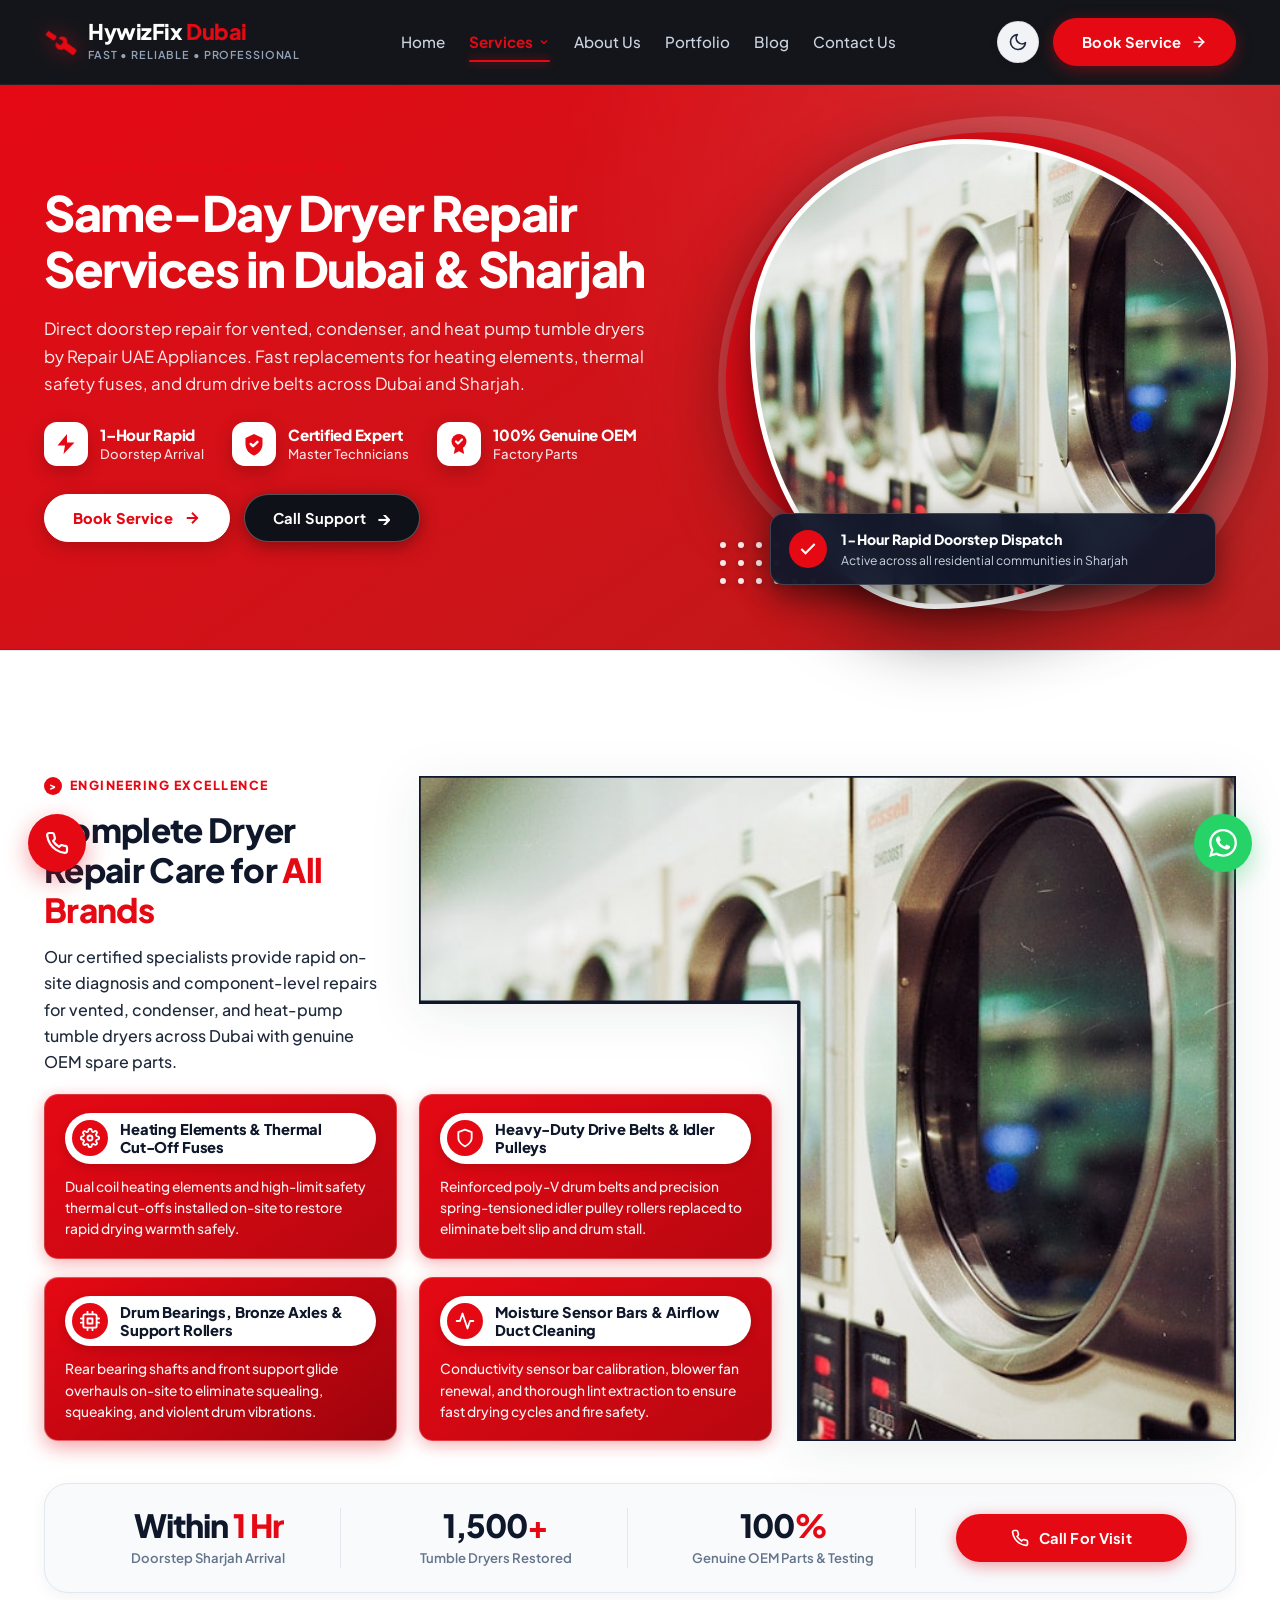
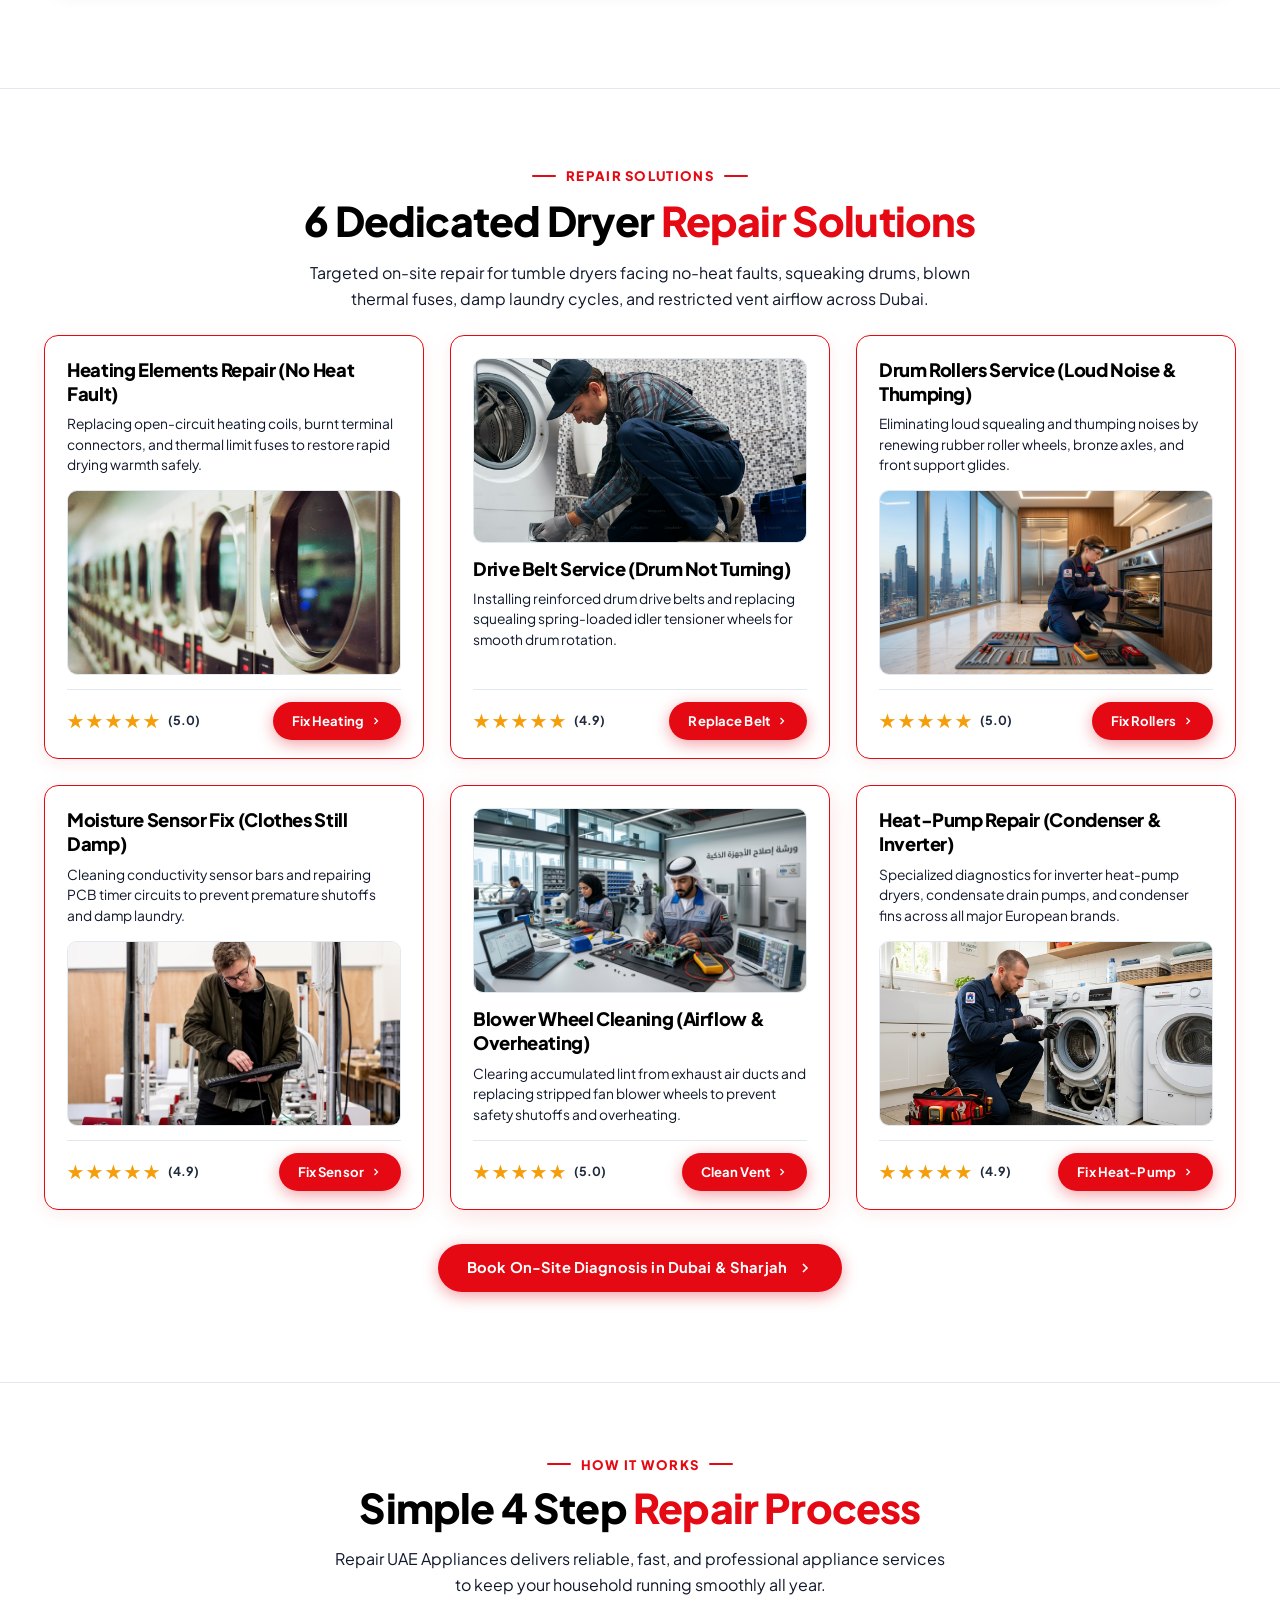
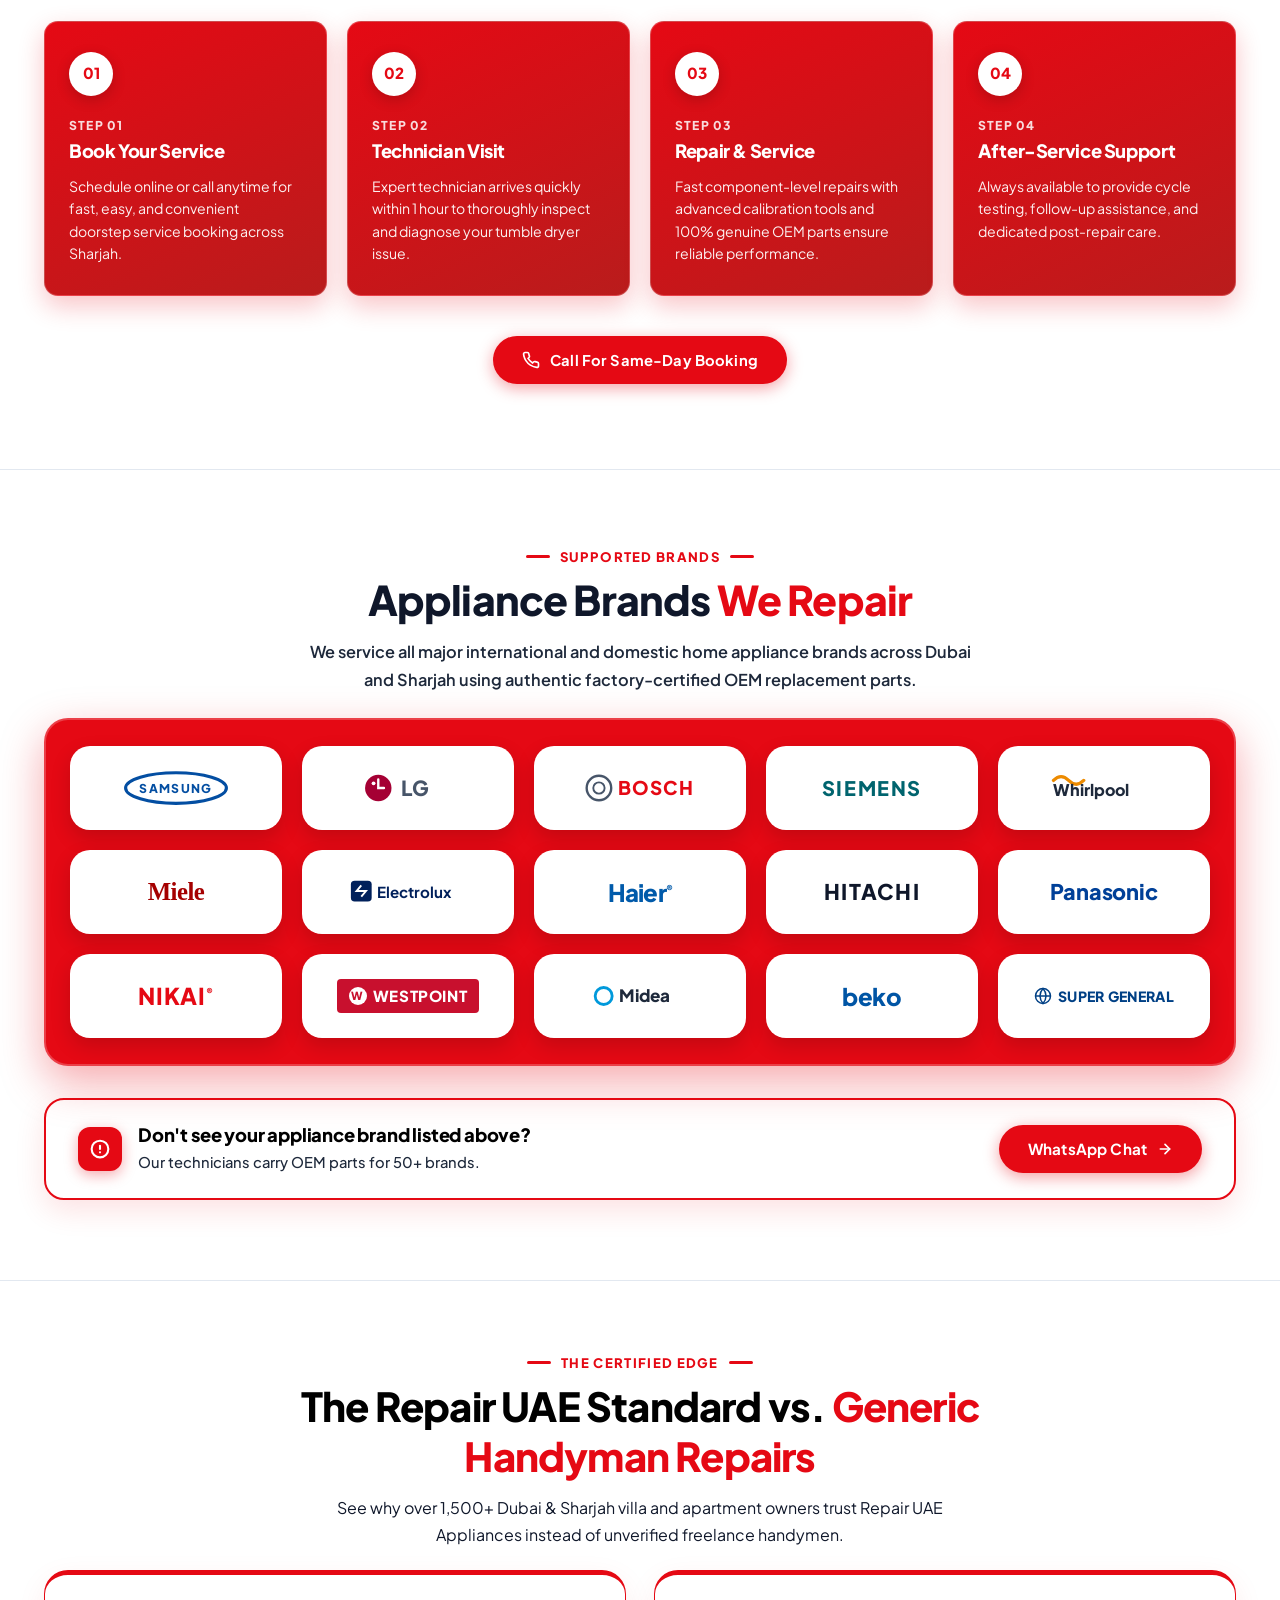
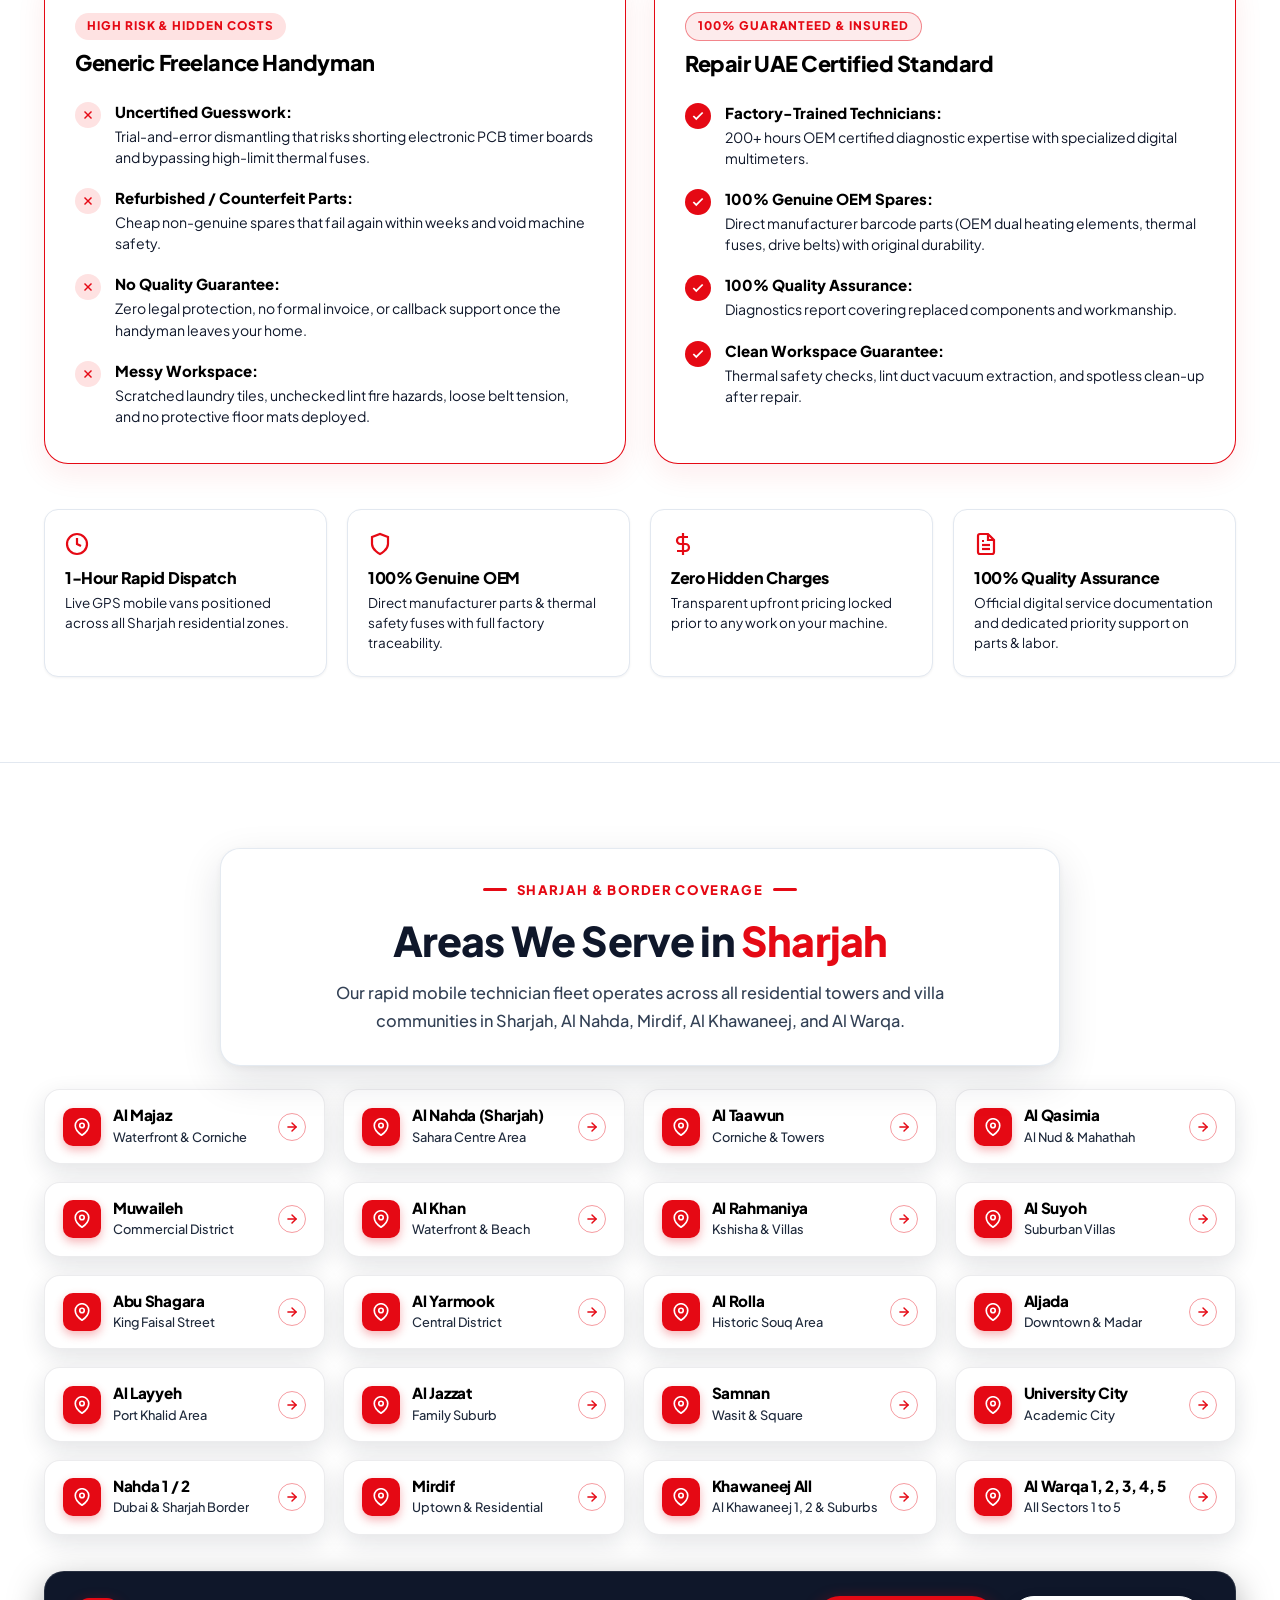
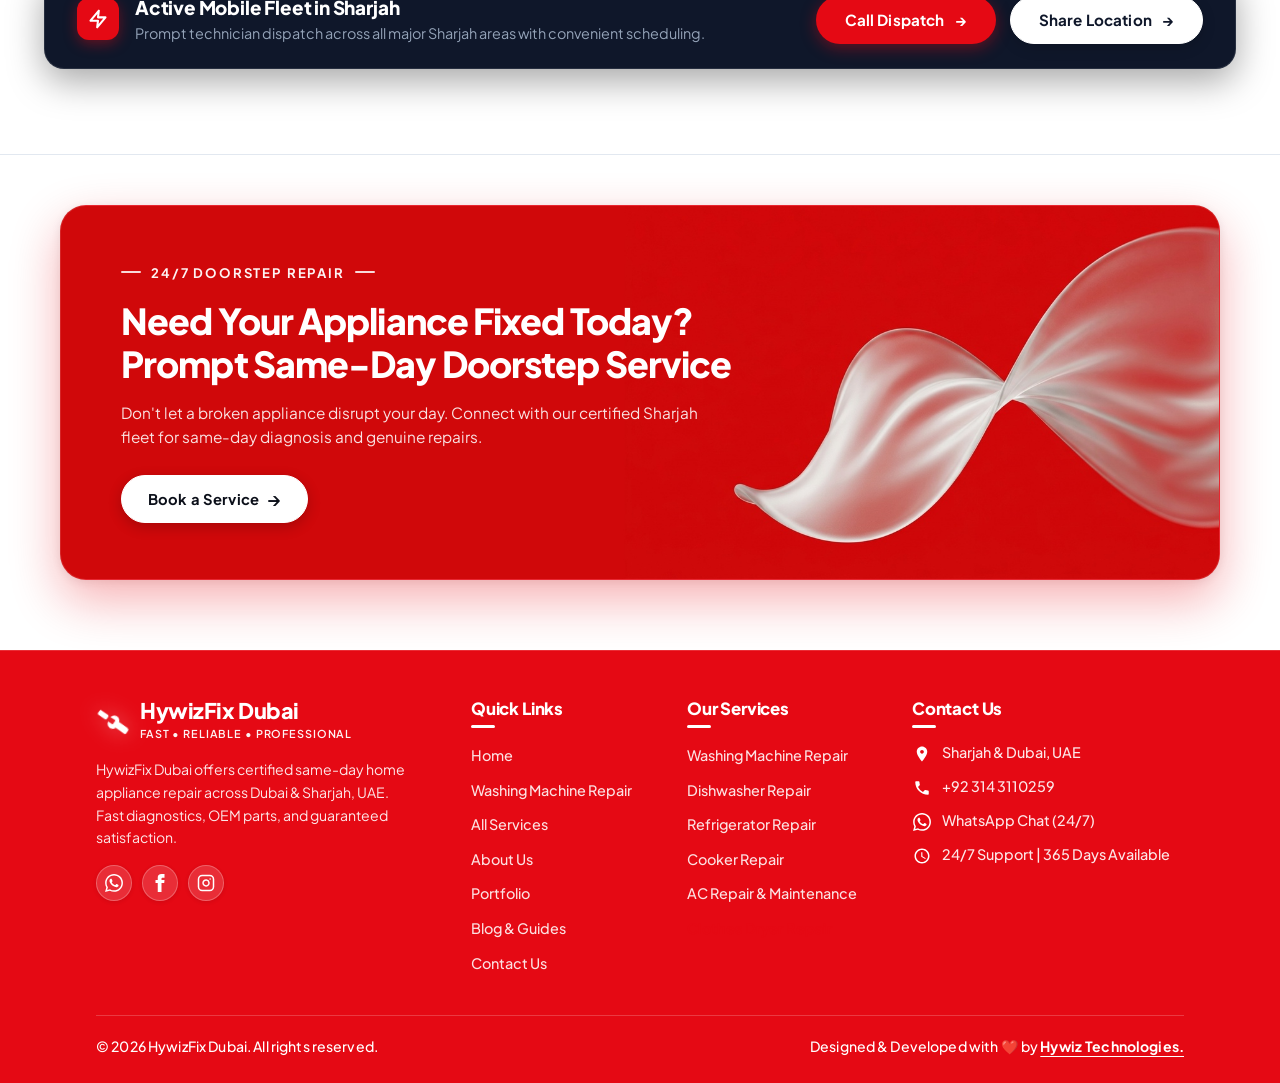
<file: dryer-repair.html>
<!DOCTYPE html>
<html lang="en">
<head>
  <meta charset="UTF-8" />
  <meta name="viewport" content="width=device-width, initial-scale=1.0" />
  <title>Dryer &amp; Tumble Dryer Repair in Dubai, UAE | Repair UAE Appliances</title>
  <meta name="description" content="Sharjah's top-rated doorstep washing machine restoration service by Repair UAE Appliances. Same-day diagnostics, authentic OEM factory parts, and certified master technicians across Sharjah." />
  <link rel="preconnect" href="https://fonts.googleapis.com" />
  <link rel="preconnect" href="https://fonts.gstatic.com" crossorigin />
  <link href="https://fonts.googleapis.com/css2?family=Plus+Jakarta+Sans:wght@400;500;600;700;800;900&display=swap" rel="stylesheet" />
  <link rel="stylesheet" href="assets/css/style.css?v=9.5" />
  <script>
    (function () {
      try {
        if (localStorage.getItem('rua-theme') === 'dark') {
          document.documentElement.setAttribute('data-theme', 'dark');
        }
      } catch (e) {}
    })();
  </script>
</head>
<body>

  <!-- ==========================================================================
       Main Navigation Header
       ========================================================================== -->
  <header class="site-nav-header">
    <div class="container nav-inner-container">
      <!-- Brand Logo (Red Wrench + HywizFix Dubai) -->
      <a href="index.html" class="brand-identity" aria-label="HywizFix Dubai">
        <svg class="brand-wrench-svg" viewBox="0 0 24 24" fill="currentColor">
          <path d="M22.7 19.3l-5.6-5.6c.7-1.4.5-3.2-.6-4.3-1.4-1.4-3.6-1.5-5.1-.4L14.7 12l-2.7 2.7-2.9-2.9c-1.1 1.5-1 3.7.4 5.1 1.1 1.1 2.9 1.3 4.3.6l5.6 5.6c.4.4 1 .4 1.4 0l1.9-1.9c.4-.4.4-1 0-1.4zM2.8 5.6l4.2 4.2c.4.4 1 .4 1.4 0l1.4-1.4c.4-.4.4-1 0-1.4L5.6 2.8C5.2 2.4 4.6 2.4 4.2 2.8L2.8 4.2c-.4.4-.4 1 0 1.4z"/>
        </svg>
        <div class="brand-title-wrap">
          <div class="brand-main-text">HywizFix <span class="brand-red">Dubai</span></div>
          <div class="brand-sub-tagline">Fast &bull; Reliable &bull; Professional</div>
        </div>
      </a>

      <!-- Center Nav Links Matching Reference Image -->
      <nav class="nav-desktop" aria-label="Main Navigation">
        <ul class="ref-nav-list">
          <li class="ref-nav-item">
            <a href="index.html" class="ref-nav-link">Home</a>
          </li>
          <li class="ref-nav-item has-dropdown">
            <a href="services.html" class="ref-nav-link active">
              <span>Services</span>
              <svg width="12" height="12" viewBox="0 0 24 24" fill="none" stroke="currentColor" stroke-width="2.5"><polyline points="6 9 12 15 18 9"></polyline></svg>
            </a>
            <ul class="pill-dropdown-menu">
              <li>
                <a href="washing-machine-repair.html" class="pill-dropdown-link">
                  <div class="dropdown-icon-box">
                    <svg viewBox="0 0 24 24" fill="none" stroke="currentColor" stroke-width="2.2" stroke-linecap="round" stroke-linejoin="round">
                      <rect x="4" y="2" width="16" height="20" rx="3"></rect>
                      <circle cx="12" cy="13" r="5"></circle>
                      <circle cx="12" cy="13" r="2"></circle>
                    </svg>
                  </div>
                  <span class="dropdown-item-title">Washing Machine Repair</span>
                  <span class="dropdown-item-arrow">&rarr;</span>
                </a>
              </li>
              <li>
                <a href="refrigerator-repair.html" class="pill-dropdown-link">
                  <div class="dropdown-icon-box">
                    <svg viewBox="0 0 24 24" fill="none" stroke="currentColor" stroke-width="2.2" stroke-linecap="round" stroke-linejoin="round">
                      <rect x="5" y="2" width="14" height="20" rx="2"></rect>
                      <line x1="5" y1="10" x2="19" y2="10"></line>
                    </svg>
                  </div>
                  <span class="dropdown-item-title">Refrigerator &amp; Freezer Repair</span>
                  <span class="dropdown-item-arrow">&rarr;</span>
                </a>
              </li>
              <li>
                <a href="dishwasher-repair.html" class="pill-dropdown-link">
                  <div class="dropdown-icon-box">
                    <svg viewBox="0 0 24 24" fill="none" stroke="currentColor" stroke-width="2.2" stroke-linecap="round" stroke-linejoin="round">
                      <rect x="4" y="3" width="16" height="18" rx="2"></rect>
                      <line x1="4" y1="8" x2="20" y2="8"></line>
                    </svg>
                  </div>
                  <span class="dropdown-item-title">Dishwasher Repair & Descaling</span>
                  <span class="dropdown-item-arrow">&rarr;</span>
                </a>
              </li>
              <li>
                <a href="dryer-repair.html" class="pill-dropdown-link active" style="color: var(--brand-red);">
                  <div class="dropdown-icon-box">
                    <svg viewBox="0 0 24 24" fill="none" stroke="currentColor" stroke-width="2.2" stroke-linecap="round" stroke-linejoin="round">
                      <rect x="4" y="2" width="16" height="20" rx="3"></rect>
                      <circle cx="12" cy="13" r="5"></circle>
                      <path d="M10 13c1-1 2-1 3 0s2 1 3 0"></path>
                    </svg>
                  </div>
                  <span class="dropdown-item-title">Clothes Dryer Repair</span>
                  <span class="dropdown-item-arrow">&rarr;</span>
                </a>
              </li>
              <li>
                <a href="cooker-repair.html" class="pill-dropdown-link">
                  <div class="dropdown-icon-box">
                    <svg viewBox="0 0 24 24" fill="none" stroke="currentColor" stroke-width="2.2" stroke-linecap="round" stroke-linejoin="round">
                      <rect x="4" y="3" width="16" height="18" rx="2"></rect>
                      <circle cx="8" cy="6" r="1" fill="currentColor"></circle>
                      <circle cx="12" cy="6" r="1" fill="currentColor"></circle>
                      <circle cx="16" cy="6" r="1" fill="currentColor"></circle>
                    </svg>
                  </div>
                  <span class="dropdown-item-title">Cooking Range & Cooker Repair</span>
                  <span class="dropdown-item-arrow">&rarr;</span>
                </a>
              </li>
              <li>
                <a href="microwave-repair.html" class="pill-dropdown-link">
                  <div class="dropdown-icon-box">
                    <svg viewBox="0 0 24 24" fill="none" stroke="currentColor" stroke-width="2.2" stroke-linecap="round" stroke-linejoin="round">
                      <rect x="3" y="4" width="18" height="16" rx="2"></rect>
                      <rect x="6" y="7" width="9" height="10" rx="1"></rect>
                    </svg>
                  </div>
                  <span class="dropdown-item-title">Microwave Oven Repair</span>
                  <span class="dropdown-item-arrow">&rarr;</span>
                </a>
              </li>
            </ul>
          </li>
          <li class="ref-nav-item">
            <a href="about.html" class="ref-nav-link">About Us</a>
          </li>
          <li class="ref-nav-item">
            <a href="portfolio.html" class="ref-nav-link">Portfolio</a>
          </li>
          <li class="ref-nav-item">
            <a href="blog.html" class="ref-nav-link">Blog</a>
          </li>
          <li class="ref-nav-item">
            <a href="contact.html" class="ref-nav-link">Contact Us</a>
          </li>
        </ul>
      </nav>

      <!-- Right Action Controls: Theme Toggle & Book Service Button -->
      <div class="header-actions">
        <!-- Theme Toggle Button -->
        <button class="theme-toggle-btn" id="themeToggleBtn" type="button" aria-label="Toggle dark/light theme" title="Toggle theme">
          <svg id="sunIcon" style="display:none;" viewBox="0 0 24 24" fill="none" stroke="currentColor" stroke-width="2" stroke-linecap="round" stroke-linejoin="round">
            <circle cx="12" cy="12" r="5"></circle>
            <line x1="12" y1="1" x2="12" y2="3"></line>
            <line x1="12" y1="21" x2="12" y2="23"></line>
            <line x1="4.22" y1="4.22" x2="5.64" y2="5.64"></line>
            <line x1="18.36" y1="18.36" x2="19.78" y2="19.78"></line>
            <line x1="1" y1="12" x2="3" y2="12"></line>
            <line x1="21" y1="12" x2="23" y2="12"></line>
            <line x1="4.22" y1="19.78" x2="5.64" y2="18.36"></line>
            <line x1="18.36" y1="5.64" x2="19.78" y2="4.22"></line>
          </svg>
          <svg id="moonIcon" viewBox="0 0 24 24" fill="none" stroke="currentColor" stroke-width="2" stroke-linecap="round" stroke-linejoin="round">
            <path d="M21 12.79A9 9 0 1 1 11.21 3 7 7 0 0 0 21 12.79z"></path>
          </svg>
        </button>

        <!-- CTA Header Button -->
        <a href="https://wa.me/923143110259?text=Hello%20Repair%20UAE%20Appliances,%20I%20need%20to%20book%20a%20dryer%20repair." target="_blank" rel="noopener noreferrer" class="btn-cta-header" id="headerCtaBtn" aria-label="Book Service">
          <span>Book Service</span>
          <svg class="arrow-icon" viewBox="0 0 24 24" fill="none" stroke="currentColor" stroke-width="2.5" stroke-linecap="round" stroke-linejoin="round">
            <line x1="5" y1="12" x2="19" y2="12"></line>
            <polyline points="12 5 19 12 12 19"></polyline>
          </svg>
        </a>
      </div>

      <!-- Mobile Hamburger Toggle -->
      <button class="mobile-nav-toggle-btn" id="mobile-menu-toggle-btn" aria-label="Open menu">
        <svg width="24" height="24" viewBox="0 0 24 24" fill="none" stroke="currentColor" stroke-width="2"><line x1="3" y1="12" x2="21" y2="12"></line><line x1="3" y1="6" x2="21" y2="6"></line><line x1="3" y1="18" x2="21" y2="18"></line></svg>
      </button>
    </div>

    <!-- Mobile Dropdown Drawer -->
    <div id="mobile-nav-dropdown" style="display: none; background: #05070c; border-top: 1px solid rgba(255, 255, 255, 0.08); padding: 20px 24px;">
      <div style="display: flex; flex-direction: column; gap: 16px; font-weight: 600;">
        <a href="index.html" style="color: #cbd5e1;">Home</a>
        <a href="dryer-repair.html" style="color: #e50914;">Clothes Dryer Repair (Dubai &amp; Sharjah)</a>
        <a href="services.html" style="color: #cbd5e1;">All Services</a>
        <a href="about.html" style="color: #cbd5e1;">About Us</a>
        <a href="portfolio.html" style="color: #cbd5e1;">Portfolio</a>
        <a href="blog.html" style="color: #cbd5e1;">Blog</a>
        <a href="contact.html" style="color: #cbd5e1;">Contact Us</a>
        <div style="display: flex; flex-direction: column; gap: 10px; padding-top: 12px; border-top: 1px solid rgba(255, 255, 255, 0.08);">
          <a href="https://wa.me/923143110259?text=Hello%20Repair%20UAE%20Appliances,%20I%20need%20to%20book%20a%20dryer%20repair." class="btn-cta-header" style="width: 100%; justify-content: center; text-align: center;">
            <span>Book Service</span>
            <svg class="arrow-icon" viewBox="0 0 24 24" fill="none" stroke="currentColor" stroke-width="2.5" stroke-linecap="round" stroke-linejoin="round">
              <line x1="5" y1="12" x2="19" y2="12"></line>
              <polyline points="12 5 19 12 12 19"></polyline>
            </svg>
          </a>
        </div>
      </div>
    </div>
  </header>

  <main id="mainContent">

    <!-- ==========================================================================
         SECTION 1: HERO BANNER & QUICK SYMPTOM TRIAGE
         ========================================================================== -->
    <section class="wm-hero-section" id="hero">
      <div class="container">
        <div class="wm-hero-grid">
          
          <!-- Content Left Column -->
          <div class="wm-hero-content">
            <!-- Eyebrow Tag -->
            <div class="wm-eyebrow-wrap">
              <span class="wm-red-dash"></span>
              <span class="wm-eyebrow-text">LAUNDRY APPLIANCE SPECIALISTS</span>
            </div>

            <!-- Main Heading -->
            <h1 class="wm-hero-title">
              Same-Day Dryer Repair Services in <span class="brand-red">Dubai &amp; Sharjah</span>
            </h1>

            <!-- Lead Paragraph -->
            <p class="wm-hero-lead">
              Direct doorstep repair for vented, condenser, and heat pump tumble dryers by Repair UAE Appliances. Fast replacements for heating elements, thermal safety fuses, and drum drive belts across Dubai and Sharjah.
            </p>

                        <!-- 3 Benefit Trust Features -->
            <div class="wm-trust-features-bar">
              <!-- Feature 1: 1-Hour Rapid Doorstep Arrival -->
              <div class="wm-trust-feature-item">
                <div class="wm-trust-icon-box">
                  <svg width="24" height="24" viewBox="0 0 24 24" fill="none" xmlns="http://www.w3.org/2000/svg">
                    <path fill="#e50914" d="M13 2L3.5 13.5H11L9.5 22L20.5 10.5H13L13 2Z"/>
                  </svg>
                </div>
                <div class="wm-trust-feature-info">
                  <div class="wm-trust-title">1–Hour Rapid</div>
                  <div class="wm-trust-sub">Doorstep Arrival</div>
                </div>
              </div>

              <!-- Feature 2: Certified Expert Master Technicians -->
              <div class="wm-trust-feature-item">
                <div class="wm-trust-icon-box">
                  <svg width="24" height="24" viewBox="0 0 24 24" fill="none" xmlns="http://www.w3.org/2000/svg">
                    <path d="M12 2L3.5 6V12C3.5 17.25 7.12 22.08 12 23.5C16.88 22.08 20.5 17.25 20.5 12V6L12 2Z" fill="#e50914"/>
                    <path d="M8.8 12L11 14.2L15.4 9.8" stroke="#ffffff" stroke-width="2.5" stroke-linecap="round" stroke-linejoin="round"/>
                  </svg>
                </div>
                <div class="wm-trust-feature-info">
                  <div class="wm-trust-title">Certified Expert</div>
                  <div class="wm-trust-sub">Master Technicians</div>
                </div>
              </div>

              <!-- Feature 3: 100% Genuine OEM Factory Parts -->
              <div class="wm-trust-feature-item">
                <div class="wm-trust-icon-box">
                  <svg width="24" height="24" viewBox="0 0 24 24" fill="none" xmlns="http://www.w3.org/2000/svg">
                    <circle cx="12" cy="9.5" r="7.5" fill="#e50914"/>
                    <path d="M8.2 15L6.8 22L12 19.2L17.2 22L15.8 15" fill="#e50914"/>
                    <path d="M9 9.5L11 11.5L15 7.5" stroke="#ffffff" stroke-width="2.2" stroke-linecap="round" stroke-linejoin="round"/>
                  </svg>
                </div>
                <div class="wm-trust-feature-info">
                  <div class="wm-trust-title">100% Genuine OEM</div>
                  <div class="wm-trust-sub">Factory Parts</div>
                </div>
              </div>
            </div>

            <!-- Dual Action CTA Buttons -->
            <div class="wm-hero-ctas">
              <a href="https://wa.me/923143110259?text=Hello%20Repair%20UAE%20Appliances,%20I%20need%20to%20book%20a%20dryer%20repair." target="_blank" rel="noopener noreferrer" class="wm-btn-primary">
                <span>Book Service</span>
                <svg width="18" height="18" viewBox="0 0 24 24" fill="none" stroke="currentColor" stroke-width="2.5"><line x1="5" y1="12" x2="19" y2="12"></line><polyline points="12 5 19 12 12 19"></polyline></svg>
              </a>
              <a href="tel:+923143110259" class="wm-btn-secondary">
                <span>Call Support</span>
                <span class="btn-arrow" style="font-size: 1.15rem; font-weight: 700; line-height: 1; display: inline-block;">&rarr;</span>
              </a>
            </div>

          </div>

          <!-- Visual Right Column (Variation 4: Modern Organic Shape / Blob) -->
          <div class="wm-hero-visual wm-hero-blob-visual">
            <div class="wm-blob-container">
              
              <!-- Multi-layered Red Organic SVG Fluid Blob Background -->
              <svg class="wm-blob-svg-bg" viewBox="0 0 600 520" fill="none" xmlns="http://www.w3.org/2000/svg">
                <!-- Outer Translucent Glow Blob Layer -->
                <path d="M 480,45 C 590,115 615,295 535,415 C 455,535 275,510 135,440 C -5,370 5,205 95,95 C 185,-15 370,-25 480,45 Z" fill="rgba(255, 255, 255, 0.15)" />
                <!-- Deep Accent Red Blob Backdrop -->
                <path d="M 455,60 C 560,125 580,285 505,395 C 430,505 260,480 130,420 C 5,360 15,205 100,105 C 185,5 350,-10 455,60 Z" fill="#e50914" opacity="0.9" />
              </svg>

              <!-- Photo Container in Organic Fluid Blob Shape -->
              <div class="wm-blob-image-wrap">
                <img src="assets/images/services/dryer.jpg" alt="Certified Clothes Dryer Repair Master Technician in Dubai &amp; Sharjah" width="600" height="460" loading="eager" />
              </div>

              <!-- White Dot Matrix Grid Accent (Bottom Left) -->
              <div class="wm-blob-dot-grid" aria-hidden="true">
                <span></span><span></span><span></span><span></span><span></span><span></span>
                <span></span><span></span><span></span><span></span><span></span><span></span>
                <span></span><span></span><span></span><span></span><span></span><span></span>
              </div>

              <!-- Floating Reassurance Badge -->
              <div class="wm-hero-floating-card" style="z-index: 15;">
                <div class="wm-float-icon">
                  <svg width="20" height="20" viewBox="0 0 24 24" fill="none" stroke="currentColor" stroke-width="2.5"><polyline points="20 6 9 17 4 12"></polyline></svg>
                </div>
                <div>
                  <div class="wm-float-title">1-Hour Rapid Doorstep Dispatch</div>
                  <div class="wm-float-sub">Active across all residential communities in Sharjah</div>
                </div>
              </div>

            </div>
          </div>

        </div>
      </div>
    </section>

    <!-- ==========================================================================
         SECTION 2: ENGINEERING EXCELLENCE
         ========================================================================== -->
    <section class="wm-engineering-section" id="engineering">
      <div class="container">
        
        <!-- Master Stepped Grid Layout (Matching Reference) -->
        <div class="wm-eng-ref-container">
          
          <!-- Column 1, Row 1: Header Block -->
          <div class="wm-eng-header-block">
            <div class="wm-eng-ref-eyebrow">
              <span class="wm-eng-eyebrow-icon">&gt;</span>
              <span>ENGINEERING EXCELLENCE</span>
            </div>
            <h2 class="wm-eng-ref-title">
              Complete Dryer Repair Care for <span class="brand-red">All Brands</span>
            </h2>
            <p class="wm-eng-ref-desc">
              Our certified specialists provide rapid on-site diagnosis and component-level repairs for vented, condenser, and heat-pump tumble dryers across Dubai with genuine OEM spare parts.
            </p>
          </div>

          <!-- Stepped Photo Wrapper (Spans Col 2-3, Rows 1-3) -->
          <div class="wm-eng-ref-image-wrapper">
            <div class="wm-eng-stepped-media">
              <img src="assets/images/services/dryer.jpg" alt="Certified Dryer Master Technician in Dubai" class="wm-eng-stepped-photo" loading="lazy" />
            </div>
            <svg class="wm-eng-stepped-border-svg" viewBox="0 0 100 100" preserveAspectRatio="none">
              <polygon class="wm-eng-stepped-polygon" points="0,0 100,0 100,100 46.5,100 46.5,34 0,34" fill="none" stroke-width="3.5" stroke-linejoin="round" stroke-linecap="round" vector-effect="non-scaling-stroke" />
            </svg>
          </div>

          <!-- Card 1: Col 1, Row 2 -->
          <div class="wm-eng-card-ref wm-eng-card-1">
            <div class="wm-eng-pill-white">
              <div class="wm-eng-pill-icon">
                <svg width="20" height="20" viewBox="0 0 24 24" fill="none" stroke="currentColor" stroke-width="2.2" stroke-linecap="round" stroke-linejoin="round"><circle cx="12" cy="12" r="3"></circle><path d="M19.4 15a1.65 1.65 0 0 0 .33 1.82l.06.06a2 2 0 0 1 0 2.83 2 2 0 0 1-2.83 0l-.06-.06a1.65 1.65 0 0 0-1.82-.33 1.65 1.65 0 0 0-1 1.51V21a2 2 0 0 1-2 2 2 2 0 0 1-2-2v-.09A1.65 1.65 0 0 0 9 19.4a1.65 1.65 0 0 0-1.82.33l-.06.06a2 2 0 0 1-2.83 0 2 2 0 0 1 0-2.83l.06-.06a1.65 1.65 0 0 0 .33-1.82 1.65 1.65 0 0 0-1.51-1H3a2 2 0 0 1-2-2 2 2 0 0 1 2-2h.09A1.65 1.65 0 0 0 4.6 9a1.65 1.65 0 0 0-.33-1.82l-.06-.06a2 2 0 0 1 0-2.83 2 2 0 0 1 2.83 0l.06.06a1.65 1.65 0 0 0 1.82.33H9a1.65 1.65 0 0 0 1-1.51V3a2 2 0 0 1 2-2 2 2 0 0 1 2 2v.09a1.65 1.65 0 0 0 1 1.51 1.65 1.65 0 0 0 1.82-.33l.06-.06a2 2 0 0 1 2.83 0 2 2 0 0 1 0 2.83l-.06.06a1.65 1.65 0 0 0-.33 1.82V9a1.65 1.65 0 0 0 1.51 1H21a2 2 0 0 1 2 2 2 2 0 0 1-2 2h-.09a1.65 1.65 0 0 0-1.51 1z"></path></svg>
              </div>
              <h3 class="wm-eng-pill-title">Heating Elements &amp; Thermal Cut-Off Fuses</h3>
            </div>
            <p class="wm-eng-card-text">
              Dual coil heating elements and high-limit safety thermal cut-offs installed on-site to restore rapid drying warmth safely.
            </p>
          </div>

          <!-- Card 2: Col 2, Row 2 (Notched under photo top bar) -->
          <div class="wm-eng-card-ref wm-eng-card-2">
            <div class="wm-eng-pill-white">
              <div class="wm-eng-pill-icon">
                <svg width="20" height="20" viewBox="0 0 24 24" fill="none" stroke="currentColor" stroke-width="2.2" stroke-linecap="round" stroke-linejoin="round"><path d="M12 22s8-4 8-10V5l-8-3-8 3v7c0 6 8 10 8 10z"></path></svg>
              </div>
              <h3 class="wm-eng-pill-title">Heavy-Duty Drive Belts &amp; Idler Pulleys</h3>
            </div>
            <p class="wm-eng-card-text">
              Reinforced poly-V drum belts and precision spring-tensioned idler pulley rollers replaced to eliminate belt slip and drum stall.
            </p>
          </div>

          <!-- Card 3: Col 1, Row 3 (Featured Card) -->
          <div class="wm-eng-card-ref wm-eng-card-3 wm-eng-card-featured">
            <div class="wm-eng-pill-white">
              <div class="wm-eng-pill-icon">
                <svg width="20" height="20" viewBox="0 0 24 24" fill="none" stroke="currentColor" stroke-width="2.2" stroke-linecap="round" stroke-linejoin="round"><rect x="4" y="4" width="16" height="16" rx="2" ry="2"></rect><rect x="9" y="9" width="6" height="6"></rect><line x1="9" y1="1" x2="9" y2="4"></line><line x1="15" y1="1" x2="15" y2="4"></line><line x1="9" y1="20" x2="9" y2="23"></line><line x1="15" y1="20" x2="15" y2="23"></line><line x1="20" y1="9" x2="23" y2="9"></line><line x1="20" y1="14" x2="23" y2="14"></line><line x1="1" y1="9" x2="4" y2="9"></line><line x1="1" y1="14" x2="4" y2="14"></line></svg>
              </div>
              <h3 class="wm-eng-pill-title">Drum Bearings, Bronze Axles &amp; Support Rollers</h3>
            </div>
            <p class="wm-eng-card-text">
              Rear bearing shafts and front support glide overhauls on-site to eliminate squealing, squeaking, and violent drum vibrations.
            </p>
          </div>

          <!-- Card 4: Col 2, Row 3 (Notched under photo top bar) -->
          <div class="wm-eng-card-ref wm-eng-card-4">
            <div class="wm-eng-pill-white">
              <div class="wm-eng-pill-icon">
                <svg width="20" height="20" viewBox="0 0 24 24" fill="none" stroke="currentColor" stroke-width="2.2" stroke-linecap="round" stroke-linejoin="round"><path d="M22 12h-4l-3 9L9 3l-3 9H2"></path></svg>
              </div>
              <h3 class="wm-eng-pill-title">Moisture Sensor Bars &amp; Airflow Duct Cleaning</h3>
            </div>
            <p class="wm-eng-card-text">
              Conductivity sensor bar calibration, blower fan renewal, and thorough lint extraction to ensure fast drying cycles and fire safety.
            </p>
          </div>

        </div>

        <!-- 4-Metric Stat Strip Counter -->
        <div class="wm-stats-strip">
          <div class="wm-stat-col">
            <div class="wm-stat-val">Within <span class="red">1 Hr</span></div>
            <div class="wm-stat-lbl">Doorstep Sharjah Arrival</div>
          </div>
          <div class="wm-stat-col">
            <div class="wm-stat-val">1,500<span class="red">+</span></div>
            <div class="wm-stat-lbl">Tumble Dryers Restored</div>
          </div>
          <div class="wm-stat-col">
            <div class="wm-stat-val">100<span class="red">%</span></div>
            <div class="wm-stat-lbl">Genuine OEM Parts &amp; Testing</div>
          </div>
          <div class="wm-stat-col wm-stat-cta-wrap">
            <a href="tel:+923143110259" class="wm-stat-cta-btn">
              <svg width="18" height="18" viewBox="0 0 24 24" fill="none" stroke="currentColor" stroke-width="2.2"><path d="M22 16.92v3a2 2 0 0 1-2.18 2 19.79 19.79 0 0 1-8.63-3.07 19.5 19.5 0 0 1-6-6 19.79 19.79 0 0 1-3.07-8.67A2 2 0 0 1 4.11 2h3a2 2 0 0 1 2 1.72 12.84 12.84 0 0 0 .7 2.81 2 2 0 0 1-.45 2.11L8.09 9.91a16 16 0 0 0 6 6l1.27-1.27a2 2 0 0 1 2.11-.45 12.84 12.84 0 0 0 2.81.7A2 2 0 0 1 22 16.92z"></path></svg>
              <span>Call For Visit</span>
            </a>
          </div>
        </div>

      </div>
    </section>


    <!-- ==========================================================================
         SECTION 3: COMMON ISSUES (6 CORE FAULTS & UNLISTED FAULTS)
         ========================================================================== -->
    <section class="wm-faults-section" id="faults">
      <div class="container">
        <!-- Section Header -->
        <div class="wm-section-header centered">
          <div class="wm-eyebrow-wrap">
            <span class="wm-red-dash"></span>
            <span class="wm-eyebrow-text">Repair Solutions</span>
            <span class="wm-red-dash"></span>
          </div>
          <h2 class="wm-section-title">
            6 Dedicated Dryer <span class="brand-red">Repair Solutions</span>
          </h2>
          <p class="wm-section-desc">
            Targeted on-site repair for tumble dryers facing no-heat faults, squeaking drums, blown thermal fuses, damp laundry cycles, and restricted vent airflow across Dubai.
          </p>
        </div>

        <!-- 6 Fault Cards Grid (Problem at Top + Related Picture Below Inside Each Card) -->
        <div class="wm-faults-grid">
          
          <!-- Card 1: Heating Elements Repair -->
          <div class="wm-fault-card wm-fault-full-card">
            <div class="wm-fault-card-body">
              <h3 class="wm-fault-title">Heating Elements Repair (No Heat Fault)</h3>
              <p class="wm-fault-desc">
                Replacing open-circuit heating coils, burnt terminal connectors, and thermal limit fuses to restore rapid drying warmth safely.
              </p>
            </div>
            <div class="wm-fault-img-box">
              <img src="assets/images/services/dryer.jpg" alt="Tumble dryer heating element repair in Dubai" class="wm-fault-photo" loading="lazy" />
            </div>
            <div class="wm-fault-bottom-bar">
              <div class="wm-fault-rating">
                <span class="wm-stars">★★★★★</span>
                <span class="wm-rating-count">(5.0)</span>
              </div>
              <a href="https://wa.me/923143110259?text=Hello%20Repair%20UAE%20Appliances,%20my%20dryer%20is%20not%20heating." target="_blank" rel="noopener noreferrer" class="wm-fault-pill-btn wm-btn-solid">
                <span>Fix Heating</span>
                <svg width="12" height="12" viewBox="0 0 24 24" fill="none" stroke="currentColor" stroke-width="2.5"><polyline points="9 18 15 12 9 6"></polyline></svg>
              </a>
            </div>
          </div>

          <!-- Card 2: Drive Belt Service (Image on Top, Text Below) -->
          <div class="wm-fault-card wm-fault-full-card">
            <div class="wm-fault-img-box">
              <img src="assets/images/hero/service-washing-machine-repair.jpg" alt="Dryer drum belt and idler pulley replacement in Dubai" class="wm-fault-photo" loading="lazy" />
            </div>
            <div class="wm-fault-card-body">
              <h3 class="wm-fault-title">Drive Belt Service (Drum Not Turning)</h3>
              <p class="wm-fault-desc">
                Installing reinforced drum drive belts and replacing squealing spring-loaded idler tensioner wheels for smooth drum rotation.
              </p>
            </div>
            <div class="wm-fault-bottom-bar">
              <div class="wm-fault-rating">
                <span class="wm-stars">★★★★★</span>
                <span class="wm-rating-count">(4.9)</span>
              </div>
              <a href="https://wa.me/923143110259?text=Hello%20Repair%20UAE%20Appliances,%20my%20dryer%20belt%20is%20broken%20or%20drum%20is%20not%20turning." target="_blank" rel="noopener noreferrer" class="wm-fault-pill-btn wm-btn-solid">
                <span>Replace Belt</span>
                <svg width="12" height="12" viewBox="0 0 24 24" fill="none" stroke="currentColor" stroke-width="2.5"><polyline points="9 18 15 12 9 6"></polyline></svg>
              </a>
            </div>
          </div>

          <!-- Card 3: Drum Rollers Service -->
          <div class="wm-fault-card wm-fault-full-card">
            <div class="wm-fault-card-body">
              <h3 class="wm-fault-title">Drum Rollers Service (Loud Noise &amp; Thumping)</h3>
              <p class="wm-fault-desc">
                Eliminating loud squealing and thumping noises by renewing rubber roller wheels, bronze axles, and front support glides.
              </p>
            </div>
            <div class="wm-fault-img-box">
              <img src="assets/images/hero/portfolio-appliance-repair.jpg" alt="Dryer drum roller wheel repair in Dubai" class="wm-fault-photo" loading="lazy" />
            </div>
            <div class="wm-fault-bottom-bar">
              <div class="wm-fault-rating">
                <span class="wm-stars">★★★★★</span>
                <span class="wm-rating-count">(5.0)</span>
              </div>
              <a href="https://wa.me/923143110259?text=Hello%20Repair%20UAE%20Appliances,%20my%20dryer%20is%20making%20loud%20thumping%20noise." target="_blank" rel="noopener noreferrer" class="wm-fault-pill-btn wm-btn-solid">
                <span>Fix Rollers</span>
                <svg width="12" height="12" viewBox="0 0 24 24" fill="none" stroke="currentColor" stroke-width="2.5"><polyline points="9 18 15 12 9 6"></polyline></svg>
              </a>
            </div>
          </div>

          <!-- Card 4: Moisture Sensor Fix -->
          <div class="wm-fault-card wm-fault-full-card">
            <div class="wm-fault-card-body">
              <h3 class="wm-fault-title">Moisture Sensor Fix (Clothes Still Damp)</h3>
              <p class="wm-fault-desc">
                Cleaning conductivity sensor bars and repairing PCB timer circuits to prevent premature shutoffs and damp laundry.
              </p>
            </div>
            <div class="wm-fault-img-box">
              <img src="assets/images/hero/about-engineer-multimeter.jpg" alt="Dryer moisture sensor calibration in Dubai" class="wm-fault-photo" loading="lazy" />
            </div>
            <div class="wm-fault-bottom-bar">
              <div class="wm-fault-rating">
                <span class="wm-stars">★★★★★</span>
                <span class="wm-rating-count">(4.9)</span>
              </div>
              <a href="https://wa.me/923143110259?text=Hello%20Repair%20UAE%20Appliances,%20my%20dryer%20shuts%20off%20early%20and%20clothes%20are%20damp." target="_blank" rel="noopener noreferrer" class="wm-fault-pill-btn wm-btn-solid">
                <span>Fix Sensor</span>
                <svg width="12" height="12" viewBox="0 0 24 24" fill="none" stroke="currentColor" stroke-width="2.5"><polyline points="9 18 15 12 9 6"></polyline></svg>
              </a>
            </div>
          </div>

          <!-- Card 5: Blower Wheel Cleaning (Featured Card - Image on Top, Text Below) -->
          <div class="wm-fault-card wm-fault-full-card featured">
            <div class="wm-fault-img-box">
              <img src="assets/images/hero/about-technician-repair.jpg" alt="Dryer exhaust airflow vent and blower fan cleaning in Dubai" class="wm-fault-photo" loading="lazy" />
            </div>
            <div class="wm-fault-card-body">
              <h3 class="wm-fault-title">Blower Wheel Cleaning (Airflow &amp; Overheating)</h3>
              <p class="wm-fault-desc">
                Clearing accumulated lint from exhaust air ducts and replacing stripped fan blower wheels to prevent safety shutoffs and overheating.
              </p>
            </div>
            <div class="wm-fault-bottom-bar">
              <div class="wm-fault-rating">
                <span class="wm-stars">★★★★★</span>
                <span class="wm-rating-count">(5.0)</span>
              </div>
              <a href="https://wa.me/923143110259?text=Hello%20Repair%20UAE%20Appliances,%20my%20dryer%20is%20overheating%20or%20vent%20is%20blocked." target="_blank" rel="noopener noreferrer" class="wm-fault-pill-btn wm-btn-solid">
                <span>Clean Vent</span>
                <svg width="12" height="12" viewBox="0 0 24 24" fill="none" stroke="currentColor" stroke-width="2.5"><polyline points="9 18 15 12 9 6"></polyline></svg>
              </a>
            </div>
          </div>

          <!-- Card 6: Heat-Pump Repair -->
          <div class="wm-fault-card wm-fault-full-card">
            <div class="wm-fault-card-body">
              <h3 class="wm-fault-title">Heat-Pump Repair (Condenser &amp; Inverter)</h3>
              <p class="wm-fault-desc">
                Specialized diagnostics for inverter heat-pump dryers, condensate drain pumps, and condenser fins across all major European brands.
              </p>
            </div>
            <div class="wm-fault-img-box">
              <img src="assets/images/services/common-washer.jpg" alt="Heat pump dryer compressor and condenser repair in Dubai" class="wm-fault-photo" loading="lazy" />
            </div>
            <div class="wm-fault-bottom-bar">
              <div class="wm-fault-rating">
                <span class="wm-stars">★★★★★</span>
                <span class="wm-rating-count">(4.9)</span>
              </div>
              <a href="https://wa.me/923143110259?text=Hello%20Repair%20UAE%20Appliances,%20my%20heat%20pump%20dryer%20needs%20specialist%20repair." target="_blank" rel="noopener noreferrer" class="wm-fault-pill-btn wm-btn-solid">
                <span>Fix Heat-Pump</span>
                <svg width="12" height="12" viewBox="0 0 24 24" fill="none" stroke="currentColor" stroke-width="2.5"><polyline points="9 18 15 12 9 6"></polyline></svg>
              </a>
            </div>
          </div>

        </div>

        <!-- Bottom Center Action Button (Matching Reference Image) -->
        <div class="wm-faults-bottom-cta">
          <a href="https://wa.me/923143110259?text=Hello%20Repair%20UAE%20Appliances,%20I%20need%20urgent%20doorstep%20dryer%20repair." target="_blank" rel="noopener noreferrer" class="wm-faults-main-cta">
            <span>Book On-Site Diagnosis in Dubai &amp; Sharjah</span>
            <svg width="16" height="16" viewBox="0 0 24 24" fill="none" stroke="currentColor" stroke-width="2.5"><polyline points="9 18 15 12 9 6"></polyline></svg>
          </a>
        </div>

      </div>
    </section>


    <!-- ==========================================================================
         SECTION 4: HOW IT WORKS (SIMPLE 4 STEP PROCESS)
         ========================================================================== -->
    <section class="wm-process-section" id="how-it-works">
      <div class="container">
        <!-- Section Header -->
        <div class="wm-section-header">
          <div class="wm-eyebrow-wrap">
            <span class="wm-red-dash"></span>
            <span class="wm-eyebrow-text">How It Works</span>
            <span class="wm-red-dash"></span>
          </div>
          <h2 class="wm-section-title">
            Simple 4 Step <span class="brand-red">Repair Process</span>
          </h2>
          <p class="wm-section-desc">
            Repair UAE Appliances delivers reliable, fast, and professional appliance services to keep your household running smoothly all year.
          </p>
        </div>

        <!-- 4 Steps Grid -->
        <div class="wm-steps-grid">
          
          <!-- Step 01 -->
          <div class="wm-step-card">
            <div class="wm-step-badge">01</div>
            <div class="wm-step-label">Step 01</div>
            <h3 class="wm-step-title">Book Your Service</h3>
            <p class="wm-step-desc">
              Schedule online or call anytime for fast, easy, and convenient doorstep service booking across Sharjah.
            </p>
          </div>

          <!-- Step 02 -->
          <div class="wm-step-card">
            <div class="wm-step-badge">02</div>
            <div class="wm-step-label">Step 02</div>
            <h3 class="wm-step-title">Technician Visit</h3>
            <p class="wm-step-desc">
              Expert technician arrives quickly within 1 hour to thoroughly inspect and diagnose your tumble dryer issue.
            </p>
          </div>

          <!-- Step 03 -->
          <div class="wm-step-card">
            <div class="wm-step-badge">03</div>
            <div class="wm-step-label">Step 03</div>
            <h3 class="wm-step-title">Repair &amp; Service</h3>
            <p class="wm-step-desc">
              Fast component-level repairs with advanced calibration tools and 100% genuine OEM parts ensure reliable performance.
            </p>
          </div>

          <!-- Step 04 -->
          <div class="wm-step-card">
            <div class="wm-step-badge">04</div>
            <div class="wm-step-label">Step 04</div>
            <h3 class="wm-step-title">After-Service Support</h3>
            <p class="wm-step-desc">
              Always available to provide cycle testing, follow-up assistance, and dedicated post-repair care.
            </p>
          </div>

        </div>

        <!-- Call For Booking Button -->
        <div class="wm-process-cta-wrap">
          <a href="tel:+923143110259" class="wm-btn-primary">
            <svg width="18" height="18" viewBox="0 0 24 24" fill="none" stroke="currentColor" stroke-width="2.2"><path d="M22 16.92v3a2 2 0 0 1-2.18 2 19.79 19.79 0 0 1-8.63-3.07 19.5 19.5 0 0 1-6-6 19.79 19.79 0 0 1-3.07-8.67A2 2 0 0 1 4.11 2h3a2 2 0 0 1 2 1.72 12.84 12.84 0 0 0 .7 2.81 2 2 0 0 1-.45 2.11L8.09 9.91a16 16 0 0 0 6 6l1.27-1.27a2 2 0 0 1 2.11-.45 12.84 12.84 0 0 0 2.81.7A2 2 0 0 1 22 16.92z"></path></svg>
            <span>Call For Same-Day Booking</span>
          </a>
        </div>

      </div>
    </section>


    <!-- Supported Appliance Brands Section (Same-to-same copied from homepage) -->
    <section class="brands-scattered-section" id="brands">
      <div class="container">
        <div class="section-heading-block centered">
          <div class="services-eyebrow-line">
            <span class="services-dash-bar"></span>
            <span class="services-eyebrow-tag">SUPPORTED BRANDS</span>
            <span class="services-dash-bar"></span>
          </div>
          <h2 class="section-title">Appliance Brands <span class="brand-red">We Repair</span></h2>
          <p class="section-lede">
            We service all major international and domestic home appliance brands across Dubai and Sharjah using authentic factory-certified OEM replacement parts.
          </p>
        </div>

        <!-- Single Master Red Container Card -->
        <div class="brand-master-red-card">
          <!-- Scattered Studio Brands Grid (15 Brands matching reference image) -->
          <div class="brands-scattered-grid" id="brandsScatteredGrid">
            <!-- 1. Samsung -->
            <article class="brand-scatter-card">
              <div class="brand-logo-container">
                <svg viewBox="0 0 120 40" width="110" height="36" aria-label="Samsung"><ellipse cx="60" cy="20" rx="56" ry="17" fill="none" stroke="#034ea2" stroke-width="3.5"/><text x="60" y="25" font-family="'Plus Jakarta Sans', sans-serif" font-weight="900" font-size="13.5" fill="#034ea2" text-anchor="middle" letter-spacing="1.5">SAMSUNG</text></svg>
              </div>
            </article>

            <!-- 2. LG (Active Highlighted Red Border Card) -->
            <article class="brand-scatter-card">
              <div class="brand-logo-container">
                <svg viewBox="0 0 100 36" width="95" height="34" aria-label="LG"><circle cx="18" cy="18" r="14" fill="#a50034"/><circle cx="13" cy="13" r="2" fill="#fff"/><path d="M18 9v9h6" stroke="#fff" stroke-width="2.5" fill="none" stroke-linecap="round"/><text x="42" y="26" font-family="'Plus Jakarta Sans', sans-serif" font-weight="800" font-size="22" fill="#475569">LG</text></svg>
              </div>
            </article>

            <!-- 3. Bosch -->
            <article class="brand-scatter-card">
              <div class="brand-logo-container">
                <svg viewBox="0 0 120 36" width="115" height="34" aria-label="Bosch"><circle cx="16" cy="18" r="13" fill="none" stroke="#475569" stroke-width="2.5"/><circle cx="16" cy="18" r="6" fill="none" stroke="#475569" stroke-width="2"/><text x="36" y="25" font-family="'Plus Jakarta Sans', sans-serif" font-weight="900" font-size="20" fill="#e50914" letter-spacing="1">BOSCH</text></svg>
              </div>
            </article>

            <!-- 4. Siemens -->
            <article class="brand-scatter-card">
              <div class="brand-logo-container">
                <span style="font-family: 'Plus Jakarta Sans', sans-serif; font-weight: 800; font-size: 1.25rem; color: #00646e; letter-spacing: 0.08em;">SIEMENS</span>
              </div>
            </article>

            <!-- 5. Whirlpool -->
            <article class="brand-scatter-card">
              <div class="brand-logo-container">
                <svg viewBox="0 0 120 36" width="115" height="34" aria-label="Whirlpool"><path d="M6 10 Q14 2 22 10 T38 10" fill="none" stroke="#ed8b00" stroke-width="3.5" stroke-linecap="round"/><text x="6" y="26" font-family="'Plus Jakarta Sans', sans-serif" font-weight="800" font-size="17" fill="#1e293b">Whirlpool</text></svg>
              </div>
            </article>

            <!-- 6. Miele -->
            <article class="brand-scatter-card">
              <div class="brand-logo-container">
                <span style="font-family: Georgia, serif; font-weight: 900; font-size: 1.55rem; color: #a50000; letter-spacing: -0.02em;">Miele</span>
              </div>
            </article>

            <!-- 7. Electrolux -->
            <article class="brand-scatter-card">
              <div class="brand-logo-container">
                <svg viewBox="0 0 130 36" width="125" height="34" aria-label="Electrolux"><rect x="4" y="6" width="22" height="22" rx="4" fill="#00205b"/><path d="M15 11l-5 6h10l-5 6" stroke="#fff" stroke-width="2" fill="none"/><text x="32" y="24" font-family="'Plus Jakarta Sans', sans-serif" font-weight="700" font-size="16" fill="#00205b">Electrolux</text></svg>
              </div>
            </article>

            <!-- 8. Haier -->
            <article class="brand-scatter-card">
              <div class="brand-logo-container">
                <span style="font-family: 'Plus Jakarta Sans', sans-serif; font-weight: 900; font-size: 1.5rem; color: #005aaa; letter-spacing: -0.03em;">Haier<sup style="font-size: 0.65rem; vertical-align: super; font-weight: 700;">&reg;</sup></span>
              </div>
            </article>

            <!-- 9. Hitachi -->
            <article class="brand-scatter-card">
              <div class="brand-logo-container">
                <span style="font-family: 'Plus Jakarta Sans', sans-serif; font-weight: 900; font-size: 1.35rem; color: #0f172a; letter-spacing: 0.06em;">HITACHI</span>
              </div>
            </article>

            <!-- 10. Panasonic -->
            <article class="brand-scatter-card">
              <div class="brand-logo-container">
                <span style="font-family: 'Plus Jakarta Sans', sans-serif; font-weight: 800; font-size: 1.35rem; color: #004098; letter-spacing: -0.01em;">Panasonic</span>
              </div>
            </article>

            <!-- 11. Nikai -->
            <article class="brand-scatter-card">
              <div class="brand-logo-container">
                <span style="font-family: 'Plus Jakarta Sans', sans-serif; font-weight: 900; font-size: 1.45rem; color: #e50914; letter-spacing: 0.04em;">NIKAI<sup style="font-size: 0.65rem; vertical-align: super; font-weight: 700;">&reg;</sup></span>
              </div>
            </article>

            <!-- 12. Westpoint -->
            <article class="brand-scatter-card">
              <div class="brand-logo-container">
                <div style="display: flex; align-items: center; gap: 6px; background: #c8102e; color: #ffffff; padding: 5px 12px; border-radius: 4px; font-family: 'Plus Jakarta Sans', sans-serif; font-weight: 900; font-size: 0.95rem; letter-spacing: 0.04em;"><span style="background: #ffffff; color: #c8102e; border-radius: 50%; width: 18px; height: 18px; display: inline-flex; align-items: center; justify-content: center; font-size: 0.7rem; font-weight: 900;">W</span> WESTPOINT</div>
              </div>
            </article>

            <!-- 13. Midea -->
            <article class="brand-scatter-card">
              <div class="brand-logo-container">
                <svg viewBox="0 0 110 36" width="105" height="34" aria-label="Midea"><circle cx="16" cy="18" r="9" fill="none" stroke="#0099db" stroke-width="3"/><text x="32" y="24" font-family="'Plus Jakarta Sans', sans-serif" font-weight="800" font-size="18" fill="#1e293b">Midea</text></svg>
              </div>
            </article>

            <!-- 14. Beko -->
            <article class="brand-scatter-card">
              <div class="brand-logo-container">
                <span style="font-family: 'Plus Jakarta Sans', sans-serif; font-weight: 900; font-size: 1.5rem; color: #0055a5; letter-spacing: -0.02em;">beko</span>
              </div>
            </article>

            <!-- 15. Super General -->
            <article class="brand-scatter-card">
              <div class="brand-logo-container">
                <div style="display: flex; align-items: center; gap: 6px; color: #004085; font-family: 'Plus Jakarta Sans', sans-serif; font-weight: 900; font-size: 0.88rem; letter-spacing: 0.02em;"><svg width="18" height="18" viewBox="0 0 24 24" fill="none" stroke="#004085" stroke-width="2"><circle cx="12" cy="12" r="10"/><line x1="2" y1="12" x2="22" y2="12"/><path d="M12 2a15.3 15.3 0 0 1 4 10 15.3 15.3 0 0 1-4 10 15.3 15.3 0 0 1-4-10 15.3 15.3 0 0 1 4-10z"/></svg> <span>SUPER GENERAL</span></div>
              </div>
            </article>
          </div>
        </div>

        <!-- Unlisted Brand Callout Card (Exact match to reference image media_1789493847895.png) -->
        <div class="brand-unlisted-callout-card">
          <div class="callout-content-left">
            <div class="callout-icon-box">
              <svg width="20" height="20" viewBox="0 0 24 24" fill="none" stroke="#ffffff" stroke-width="2.5" stroke-linecap="round" stroke-linejoin="round">
                <circle cx="12" cy="12" r="10"></circle>
                <line x1="12" y1="8" x2="12" y2="12"></line>
                <line x1="12" y1="16" x2="12.01" y2="16"></line>
              </svg>
            </div>
            <div class="callout-text-block">
              <h4 class="callout-title">Don't see your appliance brand listed above?</h4>
              <p class="callout-subtitle">Our technicians carry OEM parts for 50+ brands.</p>
            </div>
          </div>

          <a href="https://wa.me/923143110259?text=Hello%20HywizFix%20Dubai%2C%20my%20appliance%20brand%20is%20not%20listed%20on%20your%20website.%20Do%20you%20service%20it%3F" target="_blank" rel="noopener noreferrer" class="btn-callout-whatsapp">
            <span>WhatsApp Chat</span>
            <svg width="16" height="16" viewBox="0 0 24 24" fill="none" stroke="currentColor" stroke-width="2.5" stroke-linecap="round" stroke-linejoin="round">
              <line x1="5" y1="12" x2="19" y2="12"></line>
              <polyline points="12 5 19 12 12 19"></polyline>
            </svg>
          </a>
        </div>

      </div>
    </section>


    <!-- ==========================================================================
         SECTION 6: THE CERTIFIED EDGE (COMPARISON)
         ========================================================================== -->
    <section class="wm-edge-section" id="comparison">
      <div class="container">
        <!-- Section Header -->
        <div class="wm-section-header centered">
          <div class="wm-eyebrow-wrap">
            <span class="wm-red-dash"></span>
            <span class="wm-eyebrow-text">THE CERTIFIED EDGE</span>
            <span class="wm-red-dash"></span>
          </div>
          <h2 class="wm-section-title">
            The Repair UAE Standard vs. <span class="brand-red">Generic Handyman Repairs</span>
          </h2>
          <p class="wm-section-desc">
            See why over 1,500+ Dubai &amp; Sharjah villa and apartment owners trust Repair UAE Appliances instead of unverified freelance handymen.
          </p>
        </div>

        <!-- Comparison Cards Side-by-Side -->
        <div class="wm-comparison-grid">
          
          <!-- Generic Handyman -->
          <div class="wm-comp-card generic">
            <div class="wm-comp-header">
              <span class="wm-comp-badge danger">HIGH RISK &amp; HIDDEN COSTS</span>
              <h3 class="wm-comp-title">Generic Freelance Handyman</h3>
            </div>
            <ul class="wm-comp-list">
              <li class="wm-comp-item">
                <div class="wm-comp-icon cross">
                  <svg width="14" height="14" viewBox="0 0 24 24" fill="none" stroke="currentColor" stroke-width="2.5"><line x1="18" y1="6" x2="6" y2="18"></line><line x1="6" y1="6" x2="18" y2="18"></line></svg>
                </div>
                <div class="wm-comp-text">
                  <strong>Uncertified Guesswork:</strong>
                  <p>Trial-and-error dismantling that risks shorting electronic PCB timer boards and bypassing high-limit thermal fuses.</p>
                </div>
              </li>
              <li class="wm-comp-item">
                <div class="wm-comp-icon cross">
                  <svg width="14" height="14" viewBox="0 0 24 24" fill="none" stroke="currentColor" stroke-width="2.5"><line x1="18" y1="6" x2="6" y2="18"></line><line x1="6" y1="6" x2="18" y2="18"></line></svg>
                </div>
                <div class="wm-comp-text">
                  <strong>Refurbished / Counterfeit Parts:</strong>
                  <p>Cheap non-genuine spares that fail again within weeks and void machine safety.</p>
                </div>
              </li>
              <li class="wm-comp-item">
                <div class="wm-comp-icon cross">
                  <svg width="14" height="14" viewBox="0 0 24 24" fill="none" stroke="currentColor" stroke-width="2.5"><line x1="18" y1="6" x2="6" y2="18"></line><line x1="6" y1="6" x2="18" y2="18"></line></svg>
                </div>
                <div class="wm-comp-text">
                  <strong>No Quality Guarantee:</strong>
                  <p>Zero legal protection, no formal invoice, or callback support once the handyman leaves your home.</p>
                </div>
              </li>
              <li class="wm-comp-item">
                <div class="wm-comp-icon cross">
                  <svg width="14" height="14" viewBox="0 0 24 24" fill="none" stroke="currentColor" stroke-width="2.5"><line x1="18" y1="6" x2="6" y2="18"></line><line x1="6" y1="6" x2="18" y2="18"></line></svg>
                </div>
                <div class="wm-comp-text">
                  <strong>Messy Workspace:</strong>
                  <p>Scratched laundry tiles, unchecked lint fire hazards, loose belt tension, and no protective floor mats deployed.</p>
                </div>
              </li>
            </ul>
          </div>

          <!-- Repair UAE Certified Standard -->
          <div class="wm-comp-card certified">
            <div class="wm-comp-header">
              <span class="wm-comp-badge success">100% GUARANTEED &amp; INSURED</span>
              <h3 class="wm-comp-title">Repair UAE Certified Standard</h3>
            </div>
            <ul class="wm-comp-list">
              <li class="wm-comp-item">
                <div class="wm-comp-icon check">
                  <svg width="14" height="14" viewBox="0 0 24 24" fill="none" stroke="currentColor" stroke-width="3"><polyline points="20 6 9 17 4 12"></polyline></svg>
                </div>
                <div class="wm-comp-text">
                  <strong>Factory-Trained Technicians:</strong>
                  <p>200+ hours OEM certified diagnostic expertise with specialized digital multimeters.</p>
                </div>
              </li>
              <li class="wm-comp-item">
                <div class="wm-comp-icon check">
                  <svg width="14" height="14" viewBox="0 0 24 24" fill="none" stroke="currentColor" stroke-width="3"><polyline points="20 6 9 17 4 12"></polyline></svg>
                </div>
                <div class="wm-comp-text">
                  <strong>100% Genuine OEM Spares:</strong>
                  <p>Direct manufacturer barcode parts (OEM dual heating elements, thermal fuses, drive belts) with original durability.</p>
                </div>
              </li>
              <li class="wm-comp-item">
                <div class="wm-comp-icon check">
                  <svg width="14" height="14" viewBox="0 0 24 24" fill="none" stroke="currentColor" stroke-width="3"><polyline points="20 6 9 17 4 12"></polyline></svg>
                </div>
                <div class="wm-comp-text">
                  <strong>100% Quality Assurance:</strong>
                  <p>Diagnostics report covering replaced components and workmanship.</p>
                </div>
              </li>
              <li class="wm-comp-item">
                <div class="wm-comp-icon check">
                  <svg width="14" height="14" viewBox="0 0 24 24" fill="none" stroke="currentColor" stroke-width="3"><polyline points="20 6 9 17 4 12"></polyline></svg>
                </div>
                <div class="wm-comp-text">
                  <strong>Clean Workspace Guarantee:</strong>
                  <p>Thermal safety checks, lint duct vacuum extraction, and spotless clean-up after repair.</p>
                </div>
              </li>
            </ul>
          </div>

        </div>

        <!-- 4 Guarantee Pillar Badges -->
        <div class="wm-pillars-grid">
          <div class="wm-pillar-card">
            <div class="wm-pillar-icon">
              <svg width="24" height="24" viewBox="0 0 24 24" fill="none" stroke="currentColor" stroke-width="2.2"><circle cx="12" cy="12" r="10"></circle><polyline points="12 6 12 12 16 14"></polyline></svg>
            </div>
            <h4 class="wm-pillar-title">1-Hour Rapid Dispatch</h4>
            <p class="wm-pillar-desc">Live GPS mobile vans positioned across all Sharjah residential zones.</p>
          </div>
          <div class="wm-pillar-card">
            <div class="wm-pillar-icon">
              <svg width="24" height="24" viewBox="0 0 24 24" fill="none" stroke="currentColor" stroke-width="2.2"><path d="M12 22s8-4 8-10V5l-8-3-8 3v7c0 6 8 10 8 10z"></path></svg>
            </div>
            <h4 class="wm-pillar-title">100% Genuine OEM</h4>
            <p class="wm-pillar-desc">Direct manufacturer parts &amp; thermal safety fuses with full factory traceability.</p>
          </div>
          <div class="wm-pillar-card">
            <div class="wm-pillar-icon">
              <svg width="24" height="24" viewBox="0 0 24 24" fill="none" stroke="currentColor" stroke-width="2.2"><line x1="12" y1="1" x2="12" y2="23"></line><path d="M17 5H9.5a3.5 3.5 0 0 0 0 7h5a3.5 3.5 0 0 1 0 7H6"></path></svg>
            </div>
            <h4 class="wm-pillar-title">Zero Hidden Charges</h4>
            <p class="wm-pillar-desc">Transparent upfront pricing locked prior to any work on your machine.</p>
          </div>
          <div class="wm-pillar-card">
            <div class="wm-pillar-icon">
              <svg width="24" height="24" viewBox="0 0 24 24" fill="none" stroke="currentColor" stroke-width="2.2"><path d="M14 2H6a2 2 0 0 0-2 2v16a2 2 0 0 0 2 2h12a2 2 0 0 0 2-2V8z"></path><polyline points="14 2 14 8 20 8"></polyline><line x1="16" y1="13" x2="8" y2="13"></line><line x1="16" y1="17" x2="8" y2="17"></line><polyline points="10 9 9 9 8 9"></polyline></svg>
            </div>
            <h4 class="wm-pillar-title">100% Quality Assurance</h4>
            <p class="wm-pillar-desc">Official digital service documentation and dedicated priority support on parts &amp; labor.</p>
          </div>
        </div>

      </div>
    </section>


  <!-- Areas We Serve in Sharjah Section (Placed directly below Supported Brands section) -->
  <section class="sharjah-coverage-section" id="sharjah-coverage">
    <div class="container">
      
      <!-- Section Heading Block -->
      <div class="section-heading-block centered">
        <div class="services-eyebrow-line">
          <span class="services-dash-bar"></span>
          <span class="services-eyebrow-tag">SHARJAH &amp; BORDER COVERAGE</span>
          <span class="services-dash-bar"></span>
        </div>
        <h2 class="section-title">Areas We Serve in <span class="brand-red">Sharjah</span></h2>
        <p class="section-lede">
          Our rapid mobile technician fleet operates across all residential towers and villa communities in Sharjah, Al Nahda, Mirdif, Al Khawaneej, and Al Warqa.
        </p>
      </div>

      <!-- 4-Column Location Grid (20 Location Cards matching reference image) -->
      <div class="sharjah-locations-grid">
        
        <!-- 1. Al Majaz -->
        <a href="https://wa.me/923143110259?text=Hello%20HywizFix%2C%20I%20need%20appliance%20repair%20in%20Al%20Majaz%2C%20Sharjah" target="_blank" rel="noopener noreferrer" class="sharjah-location-card">
          <div class="location-card-left">
            <div class="location-pin-box">
              <svg width="18" height="18" viewBox="0 0 24 24" fill="none" stroke="#ffffff" stroke-width="2.2" stroke-linecap="round" stroke-linejoin="round"><path d="M21 10c0 7-9 13-9 13s-9-6-9-13a9 9 0 0 1 18 0z"></path><circle cx="12" cy="10" r="3"></circle></svg>
            </div>
            <div class="location-text-group">
              <h4 class="location-name">Al Majaz</h4>
              <span class="location-sub">Waterfront &amp; Corniche</span>
            </div>
          </div>
          <div class="location-arrow-btn">
            <svg width="14" height="14" viewBox="0 0 24 24" fill="none" stroke="currentColor" stroke-width="2.5" stroke-linecap="round" stroke-linejoin="round"><line x1="5" y1="12" x2="19" y2="12"></line><polyline points="12 5 19 12 12 19"></polyline></svg>
          </div>
        </a>

        <!-- 2. Al Nahda (Sharjah) -->
        <a href="https://wa.me/923143110259?text=Hello%20HywizFix%2C%20I%20need%20appliance%20repair%20in%20Al%20Nahda%2C%20Sharjah" target="_blank" rel="noopener noreferrer" class="sharjah-location-card">
          <div class="location-card-left">
            <div class="location-pin-box">
              <svg width="18" height="18" viewBox="0 0 24 24" fill="none" stroke="#ffffff" stroke-width="2.2" stroke-linecap="round" stroke-linejoin="round"><path d="M21 10c0 7-9 13-9 13s-9-6-9-13a9 9 0 0 1 18 0z"></path><circle cx="12" cy="10" r="3"></circle></svg>
            </div>
            <div class="location-text-group">
              <h4 class="location-name">Al Nahda (Sharjah)</h4>
              <span class="location-sub">Sahara Centre Area</span>
            </div>
          </div>
          <div class="location-arrow-btn">
            <svg width="14" height="14" viewBox="0 0 24 24" fill="none" stroke="currentColor" stroke-width="2.5" stroke-linecap="round" stroke-linejoin="round"><line x1="5" y1="12" x2="19" y2="12"></line><polyline points="12 5 19 12 12 19"></polyline></svg>
          </div>
        </a>

        <!-- 3. Al Taawun -->
        <a href="https://wa.me/923143110259?text=Hello%20HywizFix%2C%20I%20need%20appliance%20repair%20in%20Al%20Taawun%2C%20Sharjah" target="_blank" rel="noopener noreferrer" class="sharjah-location-card">
          <div class="location-card-left">
            <div class="location-pin-box">
              <svg width="18" height="18" viewBox="0 0 24 24" fill="none" stroke="#ffffff" stroke-width="2.2" stroke-linecap="round" stroke-linejoin="round"><path d="M21 10c0 7-9 13-9 13s-9-6-9-13a9 9 0 0 1 18 0z"></path><circle cx="12" cy="10" r="3"></circle></svg>
            </div>
            <div class="location-text-group">
              <h4 class="location-name">Al Taawun</h4>
              <span class="location-sub">Corniche &amp; Towers</span>
            </div>
          </div>
          <div class="location-arrow-btn">
            <svg width="14" height="14" viewBox="0 0 24 24" fill="none" stroke="currentColor" stroke-width="2.5" stroke-linecap="round" stroke-linejoin="round"><line x1="5" y1="12" x2="19" y2="12"></line><polyline points="12 5 19 12 12 19"></polyline></svg>
          </div>
        </a>

        <!-- 4. Al Qasimia -->
        <a href="https://wa.me/923143110259?text=Hello%20HywizFix%2C%20I%20need%20appliance%20repair%20in%20Al%20Qasimia%2C%20Sharjah" target="_blank" rel="noopener noreferrer" class="sharjah-location-card">
          <div class="location-card-left">
            <div class="location-pin-box">
              <svg width="18" height="18" viewBox="0 0 24 24" fill="none" stroke="#ffffff" stroke-width="2.2" stroke-linecap="round" stroke-linejoin="round"><path d="M21 10c0 7-9 13-9 13s-9-6-9-13a9 9 0 0 1 18 0z"></path><circle cx="12" cy="10" r="3"></circle></svg>
            </div>
            <div class="location-text-group">
              <h4 class="location-name">Al Qasimia</h4>
              <span class="location-sub">Al Nud &amp; Mahathah</span>
            </div>
          </div>
          <div class="location-arrow-btn">
            <svg width="14" height="14" viewBox="0 0 24 24" fill="none" stroke="currentColor" stroke-width="2.5" stroke-linecap="round" stroke-linejoin="round"><line x1="5" y1="12" x2="19" y2="12"></line><polyline points="12 5 19 12 12 19"></polyline></svg>
          </div>
        </a>

        <!-- 5. Muwaileh -->
        <a href="https://wa.me/923143110259?text=Hello%20HywizFix%2C%20I%20need%20appliance%20repair%20in%20Muwaileh%2C%20Sharjah" target="_blank" rel="noopener noreferrer" class="sharjah-location-card">
          <div class="location-card-left">
            <div class="location-pin-box">
              <svg width="18" height="18" viewBox="0 0 24 24" fill="none" stroke="#ffffff" stroke-width="2.2" stroke-linecap="round" stroke-linejoin="round"><path d="M21 10c0 7-9 13-9 13s-9-6-9-13a9 9 0 0 1 18 0z"></path><circle cx="12" cy="10" r="3"></circle></svg>
            </div>
            <div class="location-text-group">
              <h4 class="location-name">Muwaileh</h4>
              <span class="location-sub">Commercial District</span>
            </div>
          </div>
          <div class="location-arrow-btn">
            <svg width="14" height="14" viewBox="0 0 24 24" fill="none" stroke="currentColor" stroke-width="2.5" stroke-linecap="round" stroke-linejoin="round"><line x1="5" y1="12" x2="19" y2="12"></line><polyline points="12 5 19 12 12 19"></polyline></svg>
          </div>
        </a>

        <!-- 6. Al Khan -->
        <a href="https://wa.me/923143110259?text=Hello%20HywizFix%2C%20I%20need%20appliance%20repair%20in%20Al%20Khan%2C%20Sharjah" target="_blank" rel="noopener noreferrer" class="sharjah-location-card">
          <div class="location-card-left">
            <div class="location-pin-box">
              <svg width="18" height="18" viewBox="0 0 24 24" fill="none" stroke="#ffffff" stroke-width="2.2" stroke-linecap="round" stroke-linejoin="round"><path d="M21 10c0 7-9 13-9 13s-9-6-9-13a9 9 0 0 1 18 0z"></path><circle cx="12" cy="10" r="3"></circle></svg>
            </div>
            <div class="location-text-group">
              <h4 class="location-name">Al Khan</h4>
              <span class="location-sub">Waterfront &amp; Beach</span>
            </div>
          </div>
          <div class="location-arrow-btn">
            <svg width="14" height="14" viewBox="0 0 24 24" fill="none" stroke="currentColor" stroke-width="2.5" stroke-linecap="round" stroke-linejoin="round"><line x1="5" y1="12" x2="19" y2="12"></line><polyline points="12 5 19 12 12 19"></polyline></svg>
          </div>
        </a>

        <!-- 7. Al Rahmaniya -->
        <a href="https://wa.me/923143110259?text=Hello%20HywizFix%2C%20I%20need%20appliance%20repair%20in%20Al%20Rahmaniya%2C%20Sharjah" target="_blank" rel="noopener noreferrer" class="sharjah-location-card">
          <div class="location-card-left">
            <div class="location-pin-box">
              <svg width="18" height="18" viewBox="0 0 24 24" fill="none" stroke="#ffffff" stroke-width="2.2" stroke-linecap="round" stroke-linejoin="round"><path d="M21 10c0 7-9 13-9 13s-9-6-9-13a9 9 0 0 1 18 0z"></path><circle cx="12" cy="10" r="3"></circle></svg>
            </div>
            <div class="location-text-group">
              <h4 class="location-name">Al Rahmaniya</h4>
              <span class="location-sub">Kshisha &amp; Villas</span>
            </div>
          </div>
          <div class="location-arrow-btn">
            <svg width="14" height="14" viewBox="0 0 24 24" fill="none" stroke="currentColor" stroke-width="2.5" stroke-linecap="round" stroke-linejoin="round"><line x1="5" y1="12" x2="19" y2="12"></line><polyline points="12 5 19 12 12 19"></polyline></svg>
          </div>
        </a>

        <!-- 8. Al Suyoh -->
        <a href="https://wa.me/923143110259?text=Hello%20HywizFix%2C%20I%20need%20appliance%20repair%20in%20Al%20Suyoh%2C%20Sharjah" target="_blank" rel="noopener noreferrer" class="sharjah-location-card">
          <div class="location-card-left">
            <div class="location-pin-box">
              <svg width="18" height="18" viewBox="0 0 24 24" fill="none" stroke="#ffffff" stroke-width="2.2" stroke-linecap="round" stroke-linejoin="round"><path d="M21 10c0 7-9 13-9 13s-9-6-9-13a9 9 0 0 1 18 0z"></path><circle cx="12" cy="10" r="3"></circle></svg>
            </div>
            <div class="location-text-group">
              <h4 class="location-name">Al Suyoh</h4>
              <span class="location-sub">Suburban Villas</span>
            </div>
          </div>
          <div class="location-arrow-btn">
            <svg width="14" height="14" viewBox="0 0 24 24" fill="none" stroke="currentColor" stroke-width="2.5" stroke-linecap="round" stroke-linejoin="round"><line x1="5" y1="12" x2="19" y2="12"></line><polyline points="12 5 19 12 12 19"></polyline></svg>
          </div>
        </a>

        <!-- 9. Abu Shagara -->
        <a href="https://wa.me/923143110259?text=Hello%20HywizFix%2C%20I%20need%20appliance%20repair%20in%20Abu%20Shagara%2C%20Sharjah" target="_blank" rel="noopener noreferrer" class="sharjah-location-card">
          <div class="location-card-left">
            <div class="location-pin-box">
              <svg width="18" height="18" viewBox="0 0 24 24" fill="none" stroke="#ffffff" stroke-width="2.2" stroke-linecap="round" stroke-linejoin="round"><path d="M21 10c0 7-9 13-9 13s-9-6-9-13a9 9 0 0 1 18 0z"></path><circle cx="12" cy="10" r="3"></circle></svg>
            </div>
            <div class="location-text-group">
              <h4 class="location-name">Abu Shagara</h4>
              <span class="location-sub">King Faisal Street</span>
            </div>
          </div>
          <div class="location-arrow-btn">
            <svg width="14" height="14" viewBox="0 0 24 24" fill="none" stroke="currentColor" stroke-width="2.5" stroke-linecap="round" stroke-linejoin="round"><line x1="5" y1="12" x2="19" y2="12"></line><polyline points="12 5 19 12 12 19"></polyline></svg>
          </div>
        </a>

        <!-- 10. Al Yarmook -->
        <a href="https://wa.me/923143110259?text=Hello%20HywizFix%2C%20I%20need%20appliance%20repair%20in%20Al%20Yarmook%2C%20Sharjah" target="_blank" rel="noopener noreferrer" class="sharjah-location-card">
          <div class="location-card-left">
            <div class="location-pin-box">
              <svg width="18" height="18" viewBox="0 0 24 24" fill="none" stroke="#ffffff" stroke-width="2.2" stroke-linecap="round" stroke-linejoin="round"><path d="M21 10c0 7-9 13-9 13s-9-6-9-13a9 9 0 0 1 18 0z"></path><circle cx="12" cy="10" r="3"></circle></svg>
            </div>
            <div class="location-text-group">
              <h4 class="location-name">Al Yarmook</h4>
              <span class="location-sub">Central District</span>
            </div>
          </div>
          <div class="location-arrow-btn">
            <svg width="14" height="14" viewBox="0 0 24 24" fill="none" stroke="currentColor" stroke-width="2.5" stroke-linecap="round" stroke-linejoin="round"><line x1="5" y1="12" x2="19" y2="12"></line><polyline points="12 5 19 12 12 19"></polyline></svg>
          </div>
        </a>

        <!-- 11. Al Rolla -->
        <a href="https://wa.me/923143110259?text=Hello%20HywizFix%2C%20I%20need%20appliance%20repair%20in%20Al%20Rolla%2C%20Sharjah" target="_blank" rel="noopener noreferrer" class="sharjah-location-card">
          <div class="location-card-left">
            <div class="location-pin-box">
              <svg width="18" height="18" viewBox="0 0 24 24" fill="none" stroke="#ffffff" stroke-width="2.2" stroke-linecap="round" stroke-linejoin="round"><path d="M21 10c0 7-9 13-9 13s-9-6-9-13a9 9 0 0 1 18 0z"></path><circle cx="12" cy="10" r="3"></circle></svg>
            </div>
            <div class="location-text-group">
              <h4 class="location-name">Al Rolla</h4>
              <span class="location-sub">Historic Souq Area</span>
            </div>
          </div>
          <div class="location-arrow-btn">
            <svg width="14" height="14" viewBox="0 0 24 24" fill="none" stroke="currentColor" stroke-width="2.5" stroke-linecap="round" stroke-linejoin="round"><line x1="5" y1="12" x2="19" y2="12"></line><polyline points="12 5 19 12 12 19"></polyline></svg>
          </div>
        </a>

        <!-- 12. Aljada -->
        <a href="https://wa.me/923143110259?text=Hello%20HywizFix%2C%20I%20need%20appliance%20repair%20in%20Aljada%2C%20Sharjah" target="_blank" rel="noopener noreferrer" class="sharjah-location-card">
          <div class="location-card-left">
            <div class="location-pin-box">
              <svg width="18" height="18" viewBox="0 0 24 24" fill="none" stroke="#ffffff" stroke-width="2.2" stroke-linecap="round" stroke-linejoin="round"><path d="M21 10c0 7-9 13-9 13s-9-6-9-13a9 9 0 0 1 18 0z"></path><circle cx="12" cy="10" r="3"></circle></svg>
            </div>
            <div class="location-text-group">
              <h4 class="location-name">Aljada</h4>
              <span class="location-sub">Downtown &amp; Madar</span>
            </div>
          </div>
          <div class="location-arrow-btn">
            <svg width="14" height="14" viewBox="0 0 24 24" fill="none" stroke="currentColor" stroke-width="2.5" stroke-linecap="round" stroke-linejoin="round"><line x1="5" y1="12" x2="19" y2="12"></line><polyline points="12 5 19 12 12 19"></polyline></svg>
          </div>
        </a>

        <!-- 13. Al Layyeh -->
        <a href="https://wa.me/923143110259?text=Hello%20HywizFix%2C%20I%20need%20appliance%20repair%20in%20Al%20Layyeh%2C%20Sharjah" target="_blank" rel="noopener noreferrer" class="sharjah-location-card">
          <div class="location-card-left">
            <div class="location-pin-box">
              <svg width="18" height="18" viewBox="0 0 24 24" fill="none" stroke="#ffffff" stroke-width="2.2" stroke-linecap="round" stroke-linejoin="round"><path d="M21 10c0 7-9 13-9 13s-9-6-9-13a9 9 0 0 1 18 0z"></path><circle cx="12" cy="10" r="3"></circle></svg>
            </div>
            <div class="location-text-group">
              <h4 class="location-name">Al Layyeh</h4>
              <span class="location-sub">Port Khalid Area</span>
            </div>
          </div>
          <div class="location-arrow-btn">
            <svg width="14" height="14" viewBox="0 0 24 24" fill="none" stroke="currentColor" stroke-width="2.5" stroke-linecap="round" stroke-linejoin="round"><line x1="5" y1="12" x2="19" y2="12"></line><polyline points="12 5 19 12 12 19"></polyline></svg>
          </div>
        </a>

        <!-- 14. Al Jazzat -->
        <a href="https://wa.me/923143110259?text=Hello%20HywizFix%2C%20I%20need%20appliance%20repair%20in%20Al%20Jazzat%2C%20Sharjah" target="_blank" rel="noopener noreferrer" class="sharjah-location-card">
          <div class="location-card-left">
            <div class="location-pin-box">
              <svg width="18" height="18" viewBox="0 0 24 24" fill="none" stroke="#ffffff" stroke-width="2.2" stroke-linecap="round" stroke-linejoin="round"><path d="M21 10c0 7-9 13-9 13s-9-6-9-13a9 9 0 0 1 18 0z"></path><circle cx="12" cy="10" r="3"></circle></svg>
            </div>
            <div class="location-text-group">
              <h4 class="location-name">Al Jazzat</h4>
              <span class="location-sub">Family Suburb</span>
            </div>
          </div>
          <div class="location-arrow-btn">
            <svg width="14" height="14" viewBox="0 0 24 24" fill="none" stroke="currentColor" stroke-width="2.5" stroke-linecap="round" stroke-linejoin="round"><line x1="5" y1="12" x2="19" y2="12"></line><polyline points="12 5 19 12 12 19"></polyline></svg>
          </div>
        </a>

        <!-- 15. Samnan -->
        <a href="https://wa.me/923143110259?text=Hello%20HywizFix%2C%20I%20need%20appliance%20repair%20in%20Samnan%2C%20Sharjah" target="_blank" rel="noopener noreferrer" class="sharjah-location-card">
          <div class="location-card-left">
            <div class="location-pin-box">
              <svg width="18" height="18" viewBox="0 0 24 24" fill="none" stroke="#ffffff" stroke-width="2.2" stroke-linecap="round" stroke-linejoin="round"><path d="M21 10c0 7-9 13-9 13s-9-6-9-13a9 9 0 0 1 18 0z"></path><circle cx="12" cy="10" r="3"></circle></svg>
            </div>
            <div class="location-text-group">
              <h4 class="location-name">Samnan</h4>
              <span class="location-sub">Wasit &amp; Square</span>
            </div>
          </div>
          <div class="location-arrow-btn">
            <svg width="14" height="14" viewBox="0 0 24 24" fill="none" stroke="currentColor" stroke-width="2.5" stroke-linecap="round" stroke-linejoin="round"><line x1="5" y1="12" x2="19" y2="12"></line><polyline points="12 5 19 12 12 19"></polyline></svg>
          </div>
        </a>

        <!-- 16. University City -->
        <a href="https://wa.me/923143110259?text=Hello%20HywizFix%2C%20I%20need%20appliance%20repair%20in%20University%20City%2C%20Sharjah" target="_blank" rel="noopener noreferrer" class="sharjah-location-card">
          <div class="location-card-left">
            <div class="location-pin-box">
              <svg width="18" height="18" viewBox="0 0 24 24" fill="none" stroke="#ffffff" stroke-width="2.2" stroke-linecap="round" stroke-linejoin="round"><path d="M21 10c0 7-9 13-9 13s-9-6-9-13a9 9 0 0 1 18 0z"></path><circle cx="12" cy="10" r="3"></circle></svg>
            </div>
            <div class="location-text-group">
              <h4 class="location-name">University City</h4>
              <span class="location-sub">Academic City</span>
            </div>
          </div>
          <div class="location-arrow-btn">
            <svg width="14" height="14" viewBox="0 0 24 24" fill="none" stroke="currentColor" stroke-width="2.5" stroke-linecap="round" stroke-linejoin="round"><line x1="5" y1="12" x2="19" y2="12"></line><polyline points="12 5 19 12 12 19"></polyline></svg>
          </div>
        </a>

        <!-- 17. Nahda 1 / 2 -->
        <a href="https://wa.me/923143110259?text=Hello%20HywizFix%2C%20I%20need%20appliance%20repair%20in%20Nahda%201%20and%202%2C%20Sharjah" target="_blank" rel="noopener noreferrer" class="sharjah-location-card">
          <div class="location-card-left">
            <div class="location-pin-box">
              <svg width="18" height="18" viewBox="0 0 24 24" fill="none" stroke="#ffffff" stroke-width="2.2" stroke-linecap="round" stroke-linejoin="round"><path d="M21 10c0 7-9 13-9 13s-9-6-9-13a9 9 0 0 1 18 0z"></path><circle cx="12" cy="10" r="3"></circle></svg>
            </div>
            <div class="location-text-group">
              <h4 class="location-name">Nahda 1 / 2</h4>
              <span class="location-sub">Dubai &amp; Sharjah Border</span>
            </div>
          </div>
          <div class="location-arrow-btn">
            <svg width="14" height="14" viewBox="0 0 24 24" fill="none" stroke="currentColor" stroke-width="2.5" stroke-linecap="round" stroke-linejoin="round"><line x1="5" y1="12" x2="19" y2="12"></line><polyline points="12 5 19 12 12 19"></polyline></svg>
          </div>
        </a>

        <!-- 18. Mirdif -->
        <a href="https://wa.me/923143110259?text=Hello%20HywizFix%2C%20I%20need%20appliance%20repair%20in%20Mirdif%2C%20Dubai" target="_blank" rel="noopener noreferrer" class="sharjah-location-card">
          <div class="location-card-left">
            <div class="location-pin-box">
              <svg width="18" height="18" viewBox="0 0 24 24" fill="none" stroke="#ffffff" stroke-width="2.2" stroke-linecap="round" stroke-linejoin="round"><path d="M21 10c0 7-9 13-9 13s-9-6-9-13a9 9 0 0 1 18 0z"></path><circle cx="12" cy="10" r="3"></circle></svg>
            </div>
            <div class="location-text-group">
              <h4 class="location-name">Mirdif</h4>
              <span class="location-sub">Uptown &amp; Residential</span>
            </div>
          </div>
          <div class="location-arrow-btn">
            <svg width="14" height="14" viewBox="0 0 24 24" fill="none" stroke="currentColor" stroke-width="2.5" stroke-linecap="round" stroke-linejoin="round"><line x1="5" y1="12" x2="19" y2="12"></line><polyline points="12 5 19 12 12 19"></polyline></svg>
          </div>
        </a>

        <!-- 19. Khawaneej All -->
        <a href="https://wa.me/923143110259?text=Hello%20HywizFix%2C%20I%20need%20appliance%20repair%20in%20Al%20Khawaneej" target="_blank" rel="noopener noreferrer" class="sharjah-location-card">
          <div class="location-card-left">
            <div class="location-pin-box">
              <svg width="18" height="18" viewBox="0 0 24 24" fill="none" stroke="#ffffff" stroke-width="2.2" stroke-linecap="round" stroke-linejoin="round"><path d="M21 10c0 7-9 13-9 13s-9-6-9-13a9 9 0 0 1 18 0z"></path><circle cx="12" cy="10" r="3"></circle></svg>
            </div>
            <div class="location-text-group">
              <h4 class="location-name">Khawaneej All</h4>
              <span class="location-sub">Al Khawaneej 1, 2 &amp; Suburbs</span>
            </div>
          </div>
          <div class="location-arrow-btn">
            <svg width="14" height="14" viewBox="0 0 24 24" fill="none" stroke="currentColor" stroke-width="2.5" stroke-linecap="round" stroke-linejoin="round"><line x1="5" y1="12" x2="19" y2="12"></line><polyline points="12 5 19 12 12 19"></polyline></svg>
          </div>
        </a>

        <!-- 20. Al Warqa 1, 2, 3, 4, 5 -->
        <a href="https://wa.me/923143110259?text=Hello%20HywizFix%2C%20I%20need%20appliance%20repair%20in%20Al%20Warqa" target="_blank" rel="noopener noreferrer" class="sharjah-location-card">
          <div class="location-card-left">
            <div class="location-pin-box">
              <svg width="18" height="18" viewBox="0 0 24 24" fill="none" stroke="#ffffff" stroke-width="2.2" stroke-linecap="round" stroke-linejoin="round"><path d="M21 10c0 7-9 13-9 13s-9-6-9-13a9 9 0 0 1 18 0z"></path><circle cx="12" cy="10" r="3"></circle></svg>
            </div>
            <div class="location-text-group">
              <h4 class="location-name">Al Warqa 1, 2, 3, 4, 5</h4>
              <span class="location-sub">All Sectors 1 to 5</span>
            </div>
          </div>
          <div class="location-arrow-btn">
            <svg width="14" height="14" viewBox="0 0 24 24" fill="none" stroke="currentColor" stroke-width="2.5" stroke-linecap="round" stroke-linejoin="round"><line x1="5" y1="12" x2="19" y2="12"></line><polyline points="12 5 19 12 12 19"></polyline></svg>
          </div>
        </a>

      </div>

      <!-- Active Mobile Fleet Callout Bar -->
      <div class="sharjah-fleet-bar">
        <div class="fleet-bar-left">
          <div class="fleet-icon-box">
            <svg width="20" height="20" viewBox="0 0 24 24" fill="none" stroke="#ffffff" stroke-width="2.5" stroke-linecap="round" stroke-linejoin="round"><polygon points="13 2 3 14 12 14 11 22 21 10 12 10 13 2"></polygon></svg>
          </div>
          <div class="fleet-text-block">
            <h4 class="fleet-title">Active Mobile Fleet in Sharjah</h4>
            <p class="fleet-subtitle">Prompt technician dispatch across all major Sharjah areas with convenient scheduling.</p>
          </div>
        </div>
        <div class="fleet-actions-group">
          <a href="tel:+923143110259" class="btn-fleet-call">
            <span>Call Dispatch</span>
            <span class="btn-arrow">&rarr;</span>
          </a>
          <a href="https://wa.me/923143110259?text=Hello%20HywizFix%2C%20I%20am%20sharing%20my%20location%20in%20Sharjah%20for%20technician%20dispatch." target="_blank" rel="noopener noreferrer" class="btn-fleet-share">
            <span>Share Location</span>
            <span class="btn-arrow">&rarr;</span>
          </a>
        </div>
      </div>

    </div>
  </section>

    <!-- ==========================================================================
         Universal Pre-Footer Standalone Elevated Red CTA Card (Site-Wide Standard)
         Rule 7 of GEMINI.md
         ========================================================================== -->
    <section class="global-prefooter-cta-section" id="prefooter-cta-card">
      <div class="container" style="max-width: 1200px; margin: 0 auto; padding: 0 20px;">
        <div class="cta-ref-card">
          <div class="cta-ref-content">
            <div class="cta-ref-eyebrow">
              <span class="cta-ref-dash">&mdash;</span>
              <span>24/7 DOORSTEP REPAIR</span>
            </div>
            <h2 class="cta-ref-title">
              Need Your Appliance Fixed Today? <br />Prompt Same-Day Doorstep Service
            </h2>
            <p class="cta-ref-desc">
              Don't let a broken appliance disrupt your day. Connect with our certified Sharjah fleet for same-day diagnosis and genuine repairs.
            </p>
            <div class="cta-ref-btns-row">
              <a href="tel:+923143110259" class="btn-ref-pill btn-ref-pill-white">
                <span>Book a Service</span>
                <span class="btn-arrow">&rarr;</span>
              </a>
            </div>
          </div>
        </div>
      </div>
    </section>

  </main>

  <!-- ==========================================================================
       SITE FOOTER (Consistent with Entire Website)
       ========================================================================== -->
  <footer class="site-footer-ref">
    <div class="container">
      <div class="footer-ref-card cols-2 lg:flex lg:flex-row lg:justify-between lg:items-start">
        <!-- Col 1: Brand Info -->
        <div class="footer-card-col footer-brand-col">
          <a href="index.html" class="brand-identity" aria-label="HywizFix Dubai">
            <svg class="brand-wrench-svg" viewBox="0 0 24 24" fill="currentColor">
              <path d="M22.7 19.3l-5.6-5.6c.7-1.4.5-3.2-.6-4.3-1.4-1.4-3.6-1.5-5.1-.4L14.7 12l-2.7 2.7-2.9-2.9c-1.1 1.5-1 3.7.4 5.1 1.1 1.1 2.9 1.3 4.3.6l5.6 5.6c.4.4 1 .4 1.4 0l1.9-1.9c.4-.4.4-1 0-1.4zM2.8 5.6l4.2 4.2c.4.4 1 .4 1.4 0l1.4-1.4c.4-.4.4-1 0-1.4L5.6 2.8C5.2 2.4 4.6 2.4 4.2 2.8L2.8 4.2c-.4.4-.4 1 0 1.4z"/>
            </svg>
            <div class="brand-title-wrap">
              <div class="brand-main-text">HywizFix <span class="brand-red">Dubai</span></div>
              <div class="brand-sub-tagline">Fast &bull; Reliable &bull; Professional</div>
            </div>
          </a>
          <p class="footer-ref-lede">
            HywizFix Dubai offers certified same-day home appliance repair across Dubai &amp; Sharjah, UAE. Fast diagnostics, OEM parts, and guaranteed satisfaction.
          </p>
          <div class="footer-ref-socials">
            <a href="https://wa.me/923143110259?text=Hello%20Repair%20UAE%20Appliances,%20I%20need%20urgent%20washing%20machine%20repair%20in%20Sharjah." class="footer-social-circle" aria-label="WhatsApp" target="_blank" rel="noopener noreferrer">
              <svg width="18" height="18" viewBox="0 0 24 24" fill="currentColor"><path d="M.057 24l1.687-6.163c-1.041-1.804-1.588-3.849-1.587-5.946.003-6.556 5.338-11.891 11.893-11.891 3.181.001 6.167 1.24 8.413 3.488 2.245 2.248 3.481 5.236 3.48 8.414-.003 6.557-5.338 11.892-11.893 11.892-1.99-.001-3.951-.5-5.688-1.448l-6.305 1.654zm6.597-3.807c1.676.995 3.276 1.591 5.392 1.592 5.448 0 9.886-4.434 9.889-9.885.002-5.462-4.415-9.89-9.881-9.892-5.452 0-9.887 4.434-9.889 9.884-.001 2.225.651 3.891 1.746 5.634l-.999 3.648 3.742-.981zm11.387-5.464c-.074-.124-.272-.198-.57-.347-.297-.149-1.758-.868-2.031-.967-.272-.099-.47-.149-.669.149-.198.297-.768.967-.941 1.165-.173.198-.347.223-.644.074-.297-.149-1.255-.462-2.39-1.475-.883-.788-1.48-1.761-1.653-2.059-.173-.297-.018-.458.13-.606.134-.133.297-.347.446-.521.151-.172.2-.296.3-.495.099-.198.05-.372-.025-.521-.075-.148-.669-1.611-.916-2.206-.242-.579-.487-.501-.669-.51l-.57-.01c-.198 0-.52.074-.792.372s-1.04 1.016-1.04 2.479 1.065 2.876 1.213 3.074c.149.198 2.095 3.2 5.076 4.487.709.306 1.263.489 1.694.626.712.226 1.36.194 1.872.118.571-.085 1.758-.719 2.006-1.413.248-.695.248-1.29.173-1.414z"/></svg>
            </a>
            <a href="https://facebook.com" class="footer-social-circle" aria-label="Facebook" target="_blank" rel="noopener noreferrer">
              <svg width="18" height="18" viewBox="0 0 24 24" fill="currentColor"><path d="M9 8H6v4h3v12h5V12h3.642L18 8h-4V6.333C14 5.374 14.5 5 15.6 5H18V0h-3.808C10.595 0 9 1.583 9 4.615V8z"/></svg>
            </a>
            <a href="https://instagram.com" class="footer-social-circle" aria-label="Instagram" target="_blank" rel="noopener noreferrer">
              <svg width="18" height="18" viewBox="0 0 24 24" fill="none" stroke="currentColor" stroke-width="2" stroke-linecap="round" stroke-linejoin="round"><rect x="2" y="2" width="20" height="20" rx="5" ry="5"></rect><path d="M16 11.37A4 4 0 1 1 12.63 8 4 4 0 0 1 16 11.37z"></path><line x1="17.5" y1="6.5" x2="17.51" y2="6.5"></line></svg>
            </a>
          </div>
        </div>

        <!-- Col 2: Quick Links -->
        <div class="footer-card-col">
          <h3 class="footer-col-title">Quick Links</h3>
          <span class="footer-col-title-dash"></span>
          <ul class="footer-links-list">
            <li><a href="index.html">Home</a></li>
            <li><a href="washing-machine-repair.html">Washing Machine Repair</a></li>
            <li><a href="services.html">All Services</a></li>
            <li><a href="about.html">About Us</a></li>
            <li><a href="portfolio.html">Portfolio</a></li>
            <li><a href="blog.html">Blog &amp; Guides</a></li>
            <li><a href="contact.html">Contact Us</a></li>
          </ul>
        </div>

        <!-- Col 3: Our Services -->
        <div class="footer-card-col">
          <h3 class="footer-col-title">Our Services</h3>
          <span class="footer-col-title-dash"></span>
          <ul class="footer-links-list">
            <li><a href="washing-machine-repair.html">Washing Machine Repair</a></li>
            <li><a href="dishwasher-repair.html">Dishwasher Repair</a></li>
            <li><a href="refrigerator-repair.html">Refrigerator Repair</a></li>
            <li><a href="cooker-repair.html">Cooker Repair</a></li>
            <li><a href="services.html#service-ac">AC Repair &amp; Maintenance</a></li>
            <li class="active"><a href="dryer-repair.html" style="color: var(--brand-red); font-weight: 700;">Clothes Dryer Repair</a></li>
          </ul>
        </div>

        <!-- Col 4: Contact Us -->
        <div class="footer-card-col">
          <h3 class="footer-col-title">Contact Us</h3>
          <span class="footer-col-title-dash"></span>
          <div class="footer-contact-items">
            <div class="footer-contact-row">
              <span class="contact-icon-red">
                <svg width="18" height="18" viewBox="0 0 24 24" fill="currentColor"><path d="M12 2C8.13 2 5 5.13 5 9c0 5.25 7 13 7 13s7-7.75 7-13c0-3.87-3.13-7-7-7zm0 9.5c-1.38 0-2.5-1.12-2.5-2.5s1.12-2.5 2.5-2.5 2.5 1.12 2.5 2.5-1.12 2.5-2.5 2.5z"/></svg>
              </span>
              <span class="contact-text">Sharjah &amp; Dubai, UAE</span>
            </div>
            <div class="footer-contact-row">
              <span class="contact-icon-red">
                <svg width="18" height="18" viewBox="0 0 24 24" fill="currentColor"><path d="M20.01 15.38c-1.23 0-2.42-.2-3.53-.56a.977.977 0 0 0-1.01.24l-2.2 2.2a15.05 15.05 0 0 1-6.59-6.59l2.2-2.21a.96.96 0 0 0 .25-1.01A11.36 11.36 0 0 1 8.57 3.99c0-.55-.45-1-1-1H4c-.55 0-1 .45-1 1 0 9.39 7.61 17 17 17 .55 0 1-.45 1-1v-3.61c0-.55-.45-1-.99-1z"/></svg>
              </span>
              <a href="tel:+923143110259" class="contact-text contact-link">+92 314 3110259</a>
            </div>
            <div class="footer-contact-row">
              <span class="contact-icon-red">
                <svg width="18" height="18" viewBox="0 0 24 24" fill="currentColor"><path d="M.057 24l1.687-6.163c-1.041-1.804-1.588-3.849-1.587-5.946.003-6.556 5.338-11.891 11.893-11.891 3.181.001 6.167 1.24 8.413 3.488 2.245 2.248 3.481 5.236 3.48 8.414-.003 6.557-5.338 11.892-11.893 11.892-1.99-.001-3.951-.5-5.688-1.448l-6.305 1.654zm6.597-3.807c1.676.995 3.276 1.591 5.392 1.592 5.448 0 9.886-4.434 9.889-9.885.002-5.462-4.415-9.89-9.881-9.892-5.452 0-9.887 4.434-9.889 9.884-.001 2.225.651 3.891 1.746 5.634l-.999 3.648 3.742-.981zm11.387-5.464c-.074-.124-.272-.198-.57-.347-.297-.149-1.758-.868-2.031-.967-.272-.099-.47-.149-.669.149-.198.297-.768.967-.941 1.165-.173.198-.347.223-.644.074-.297-.149-1.255-.462-2.39-1.475-.883-.788-1.48-1.761-1.653-2.059-.173-.297-.018-.458.13-.606.134-.133.297-.347.446-.521.151-.172.2-.296.3-.495.099-.198.05-.372-.025-.521-.075-.148-.669-1.611-.916-2.206-.242-.579-.487-.501-.669-.51l-.57-.01c-.198 0-.52.074-.792.372s-1.04 1.016-1.04 2.479 1.065 2.876 1.213 3.074c.149.198 2.095 3.2 5.076 4.487.709.306 1.263.489 1.694.626.712.226 1.36.194 1.872.118.571-.085 1.758-.719 2.006-1.413.248-.695.248-1.29.173-1.414z"/></svg>
              </span>
              <a href="https://wa.me/923143110259?text=Hello%20Repair%20UAE%20Appliances,%20I%20need%20urgent%20washing%20machine%20repair%20in%20Sharjah." class="contact-text contact-link" target="_blank" rel="noopener noreferrer">WhatsApp Chat (24/7)</a>
            </div>
            <div class="footer-contact-row">
              <span class="contact-icon-red">
                <svg width="18" height="18" viewBox="0 0 24 24" fill="currentColor"><path d="M11.99 2C6.47 2 2 6.48 2 12s4.47 10 9.99 10C17.52 22 22 17.52 22 12S17.52 2 11.99 2zM12 20c-4.42 0-8-3.58-8-8s3.58-8 8-8 8 3.58 8 8-3.58 8-8 8zm.5-13H11v6l5.25 3.15.75-1.23-4.5-2.67z"/></svg>
              </span>
              <span class="contact-text">24/7 Support | 365 Days Available</span>
            </div>
          </div>
        </div>
      </div>

            <!-- Copyright Bar -->
      <div class="footer-ref-bottom">
        <p class="footer-copy-left">&copy; 2026 HywizFix Dubai. All rights reserved.</p>
        <p class="footer-copy-right">Designed &amp; Developed with ❤️ by <a href="https://hywiz.com/" target="_blank" rel="noopener noreferrer">Hywiz Technologies.</a></p>
      </div>
    </div>
  </footer>

  <!-- Floating Call Action Button -->
  <a href="tel:+923143110259" class="floating-call-btn" aria-label="Call Emergency Dispatch" title="Emergency Call (+92 314 3110259)">
    <svg width="24" height="24" viewBox="0 0 24 24" fill="none" stroke="currentColor" stroke-width="2.2" stroke-linecap="round" stroke-linejoin="round">
      <path d="M22 16.92v3a2 2 0 0 1-2.18 2 19.79 19.79 0 0 1-8.63-3.07 19.5 19.5 0 0 1-6-6 19.79 19.79 0 0 1-3.07-8.67A2 2 0 0 1 4.11 2h3a2 2 0 0 1 2 1.72 12.84 12.84 0 0 0 .7 2.81 2 2 0 0 1-.45 2.11L8.09 9.91a16 16 0 0 0 6 6l1.27-1.27a2 2 0 0 1 2.11-.45 12.84 12.84 0 0 0 2.81.7A2 2 0 0 1 22 16.92z"></path>
    </svg>
  </a>

  <!-- Floating WhatsApp Quick Button -->
  <a href="https://wa.me/923143110259?text=Hello%20Repair%20UAE%20Appliances,%20I%20need%20urgent%20washing%20machine%20repair%20in%20Sharjah." class="floating-wa-btn" aria-label="Chat on WhatsApp" target="_blank" rel="noopener noreferrer" title="WhatsApp 24/7 Dispatch">
    <svg width="28" height="28" viewBox="0 0 24 24" fill="currentColor"><path d="M.057 24l1.687-6.163c-1.041-1.804-1.588-3.849-1.587-5.946.003-6.556 5.338-11.891 11.893-11.891 3.181.001 6.167 1.24 8.413 3.488 2.245 2.248 3.481 5.236 3.48 8.414-.003 6.557-5.338 11.892-11.893 11.892-1.99-.001-3.951-.5-5.688-1.448l-6.305 1.654zm6.597-3.807c1.676.995 3.276 1.591 5.392 1.592 5.448 0 9.886-4.434 9.889-9.885.002-5.462-4.415-9.89-9.881-9.892-5.452 0-9.887 4.434-9.889 9.884-.001 2.225.651 3.891 1.746 5.634l-.999 3.648 3.742-.981zm11.387-5.464c-.074-.124-.272-.198-.57-.347-.297-.149-1.758-.868-2.031-.967-.272-.099-.47-.149-.669.149-.198.297-.768.967-.941 1.165-.173.198-.347.223-.644.074-.297-.149-1.255-.462-2.39-1.475-.883-.788-1.48-1.761-1.653-2.059-.173-.297-.018-.458.13-.606.134-.133.297-.347.446-.521.151-.172.2-.296.3-.495.099-.198.05-.372-.025-.521-.075-.148-.669-1.611-.916-2.206-.242-.579-.487-.501-.669-.51l-.57-.01c-.198 0-.52.074-.792.372s-1.04 1.016-1.04 2.479 1.065 2.876 1.213 3.074c.149.198 2.095 3.2 5.076 4.487.709.306 1.263.489 1.694.626.712.226 1.36.194 1.872.118.571-.085 1.758-.719 2.006-1.413.248-.695.248-1.29.173-1.414z"/></svg>
  </a>

  <!-- Mobile Sticky Emergency Bottom Bar -->
  <div class="mobile-emergency-bar">
    <a href="tel:+923143110259" class="mobile-bar-btn call-action">
      <svg width="18" height="18" viewBox="0 0 24 24" fill="none" stroke="currentColor" stroke-width="2.2"><path d="M22 16.92v3a2 2 0 0 1-2.18 2 19.79 19.79 0 0 1-8.63-3.07 19.5 19.5 0 0 1-6-6 19.79 19.79 0 0 1-3.07-8.67A2 2 0 0 1 4.11 2h3a2 2 0 0 1 2 1.72 12.84 12.84 0 0 0 .7 2.81 2 2 0 0 1-.45 2.11L8.09 9.91a16 16 0 0 0 6 6l1.27-1.27a2 2 0 0 1 2.11-.45 12.84 12.84 0 0 0 2.81.7A2 2 0 0 1 22 16.92z"></path></svg>
      <span>Call Dispatch</span>
    </a>
    <a href="https://wa.me/923143110259?text=Hello%20Repair%20UAE%20Appliances,%20I%20need%20urgent%20washing%20machine%20repair%20in%20Sharjah." class="mobile-bar-btn whatsapp-action">
      <svg width="18" height="18" viewBox="0 0 24 24" fill="none" stroke="currentColor" stroke-width="2.2"><path d="M21 11.5a8.38 8.38 0 0 1-.9 3.8 8.5 8.5 0 0 1-7.6 4.7 8.38 8.38 0 0 1-3.8-.9L3 21l1.9-5.7a8.38 8.38 0 0 1-.9-3.8 8.5 8.5 0 0 1 4.7-7.6 8.38 8.38 0 0 1 3.8-.9h.5a8.48 8.48 0 0 1 8 8v.5z"></path></svg>
      <span>WhatsApp 24/7</span>
    </a>
  </div>

  <!-- JavaScript -->
  <script src="assets/js/main.js?v=8.6"></script>
</body>
</html>
</file>
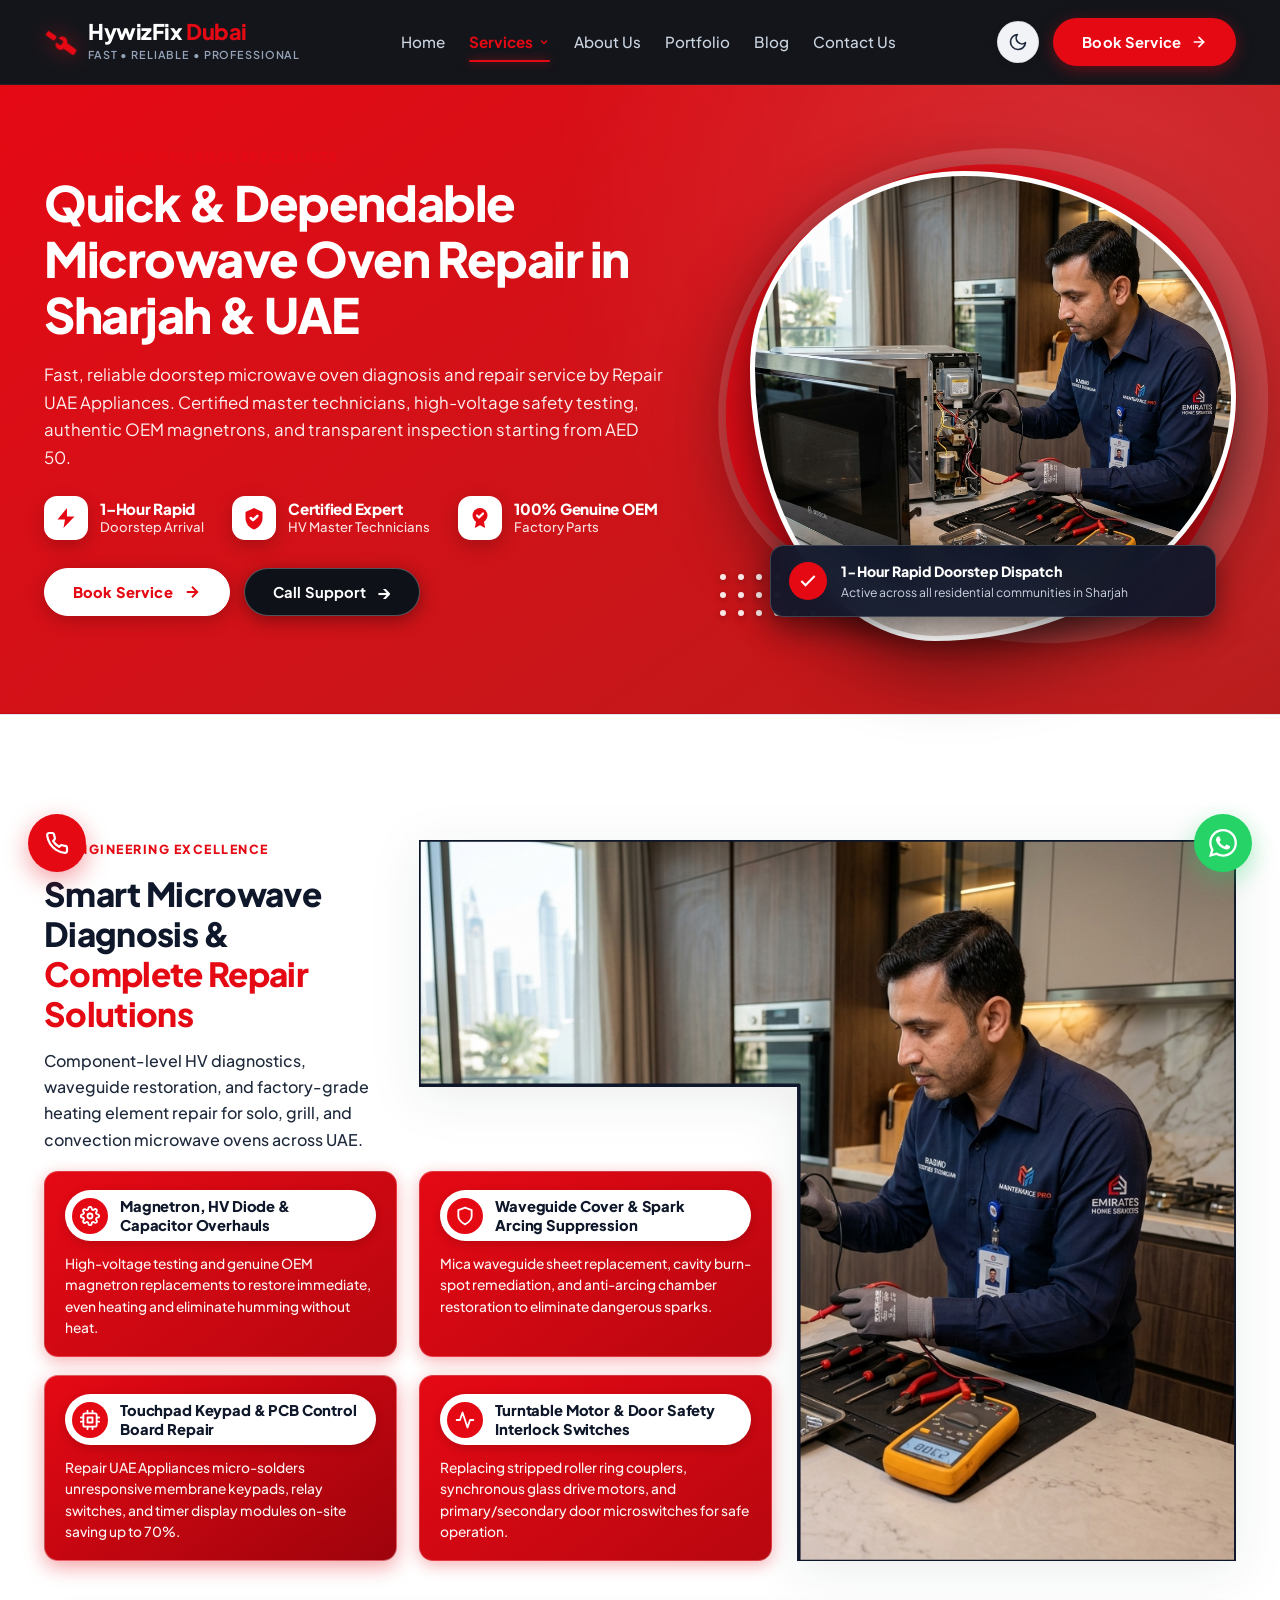
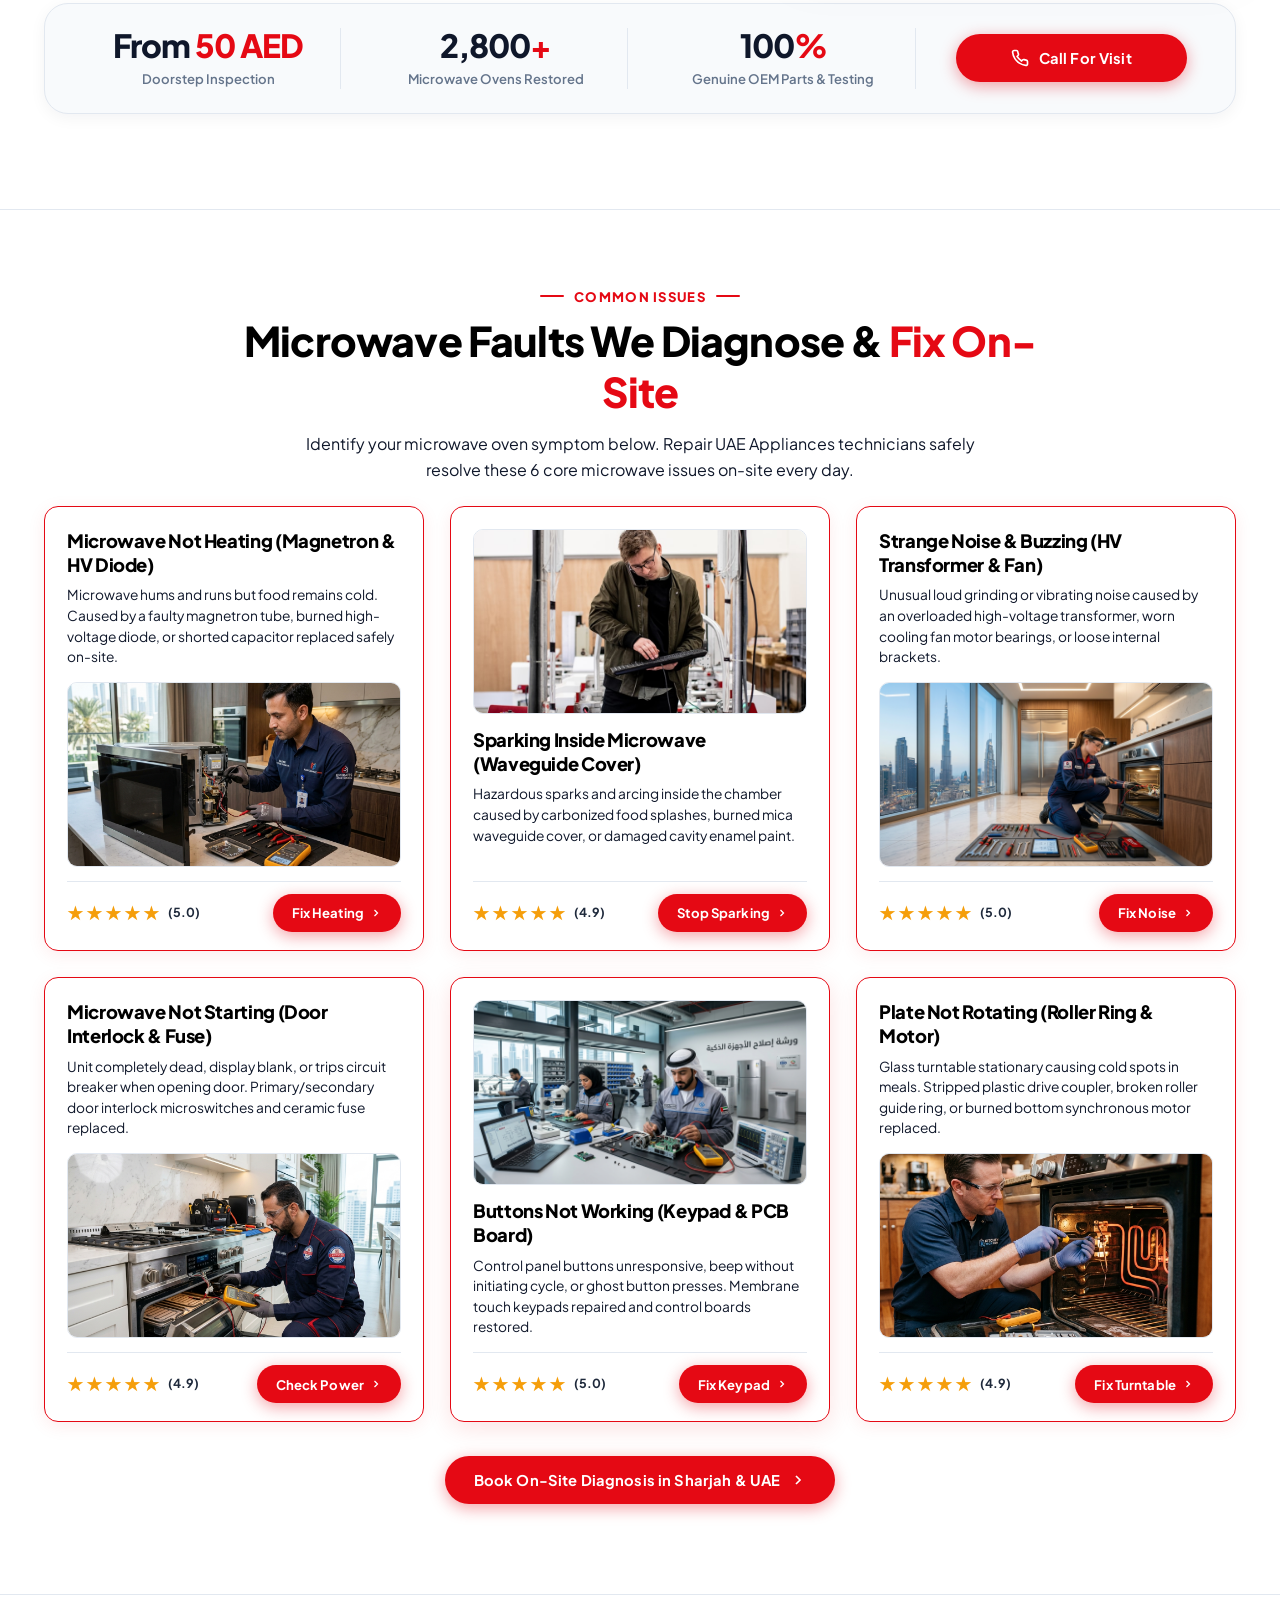
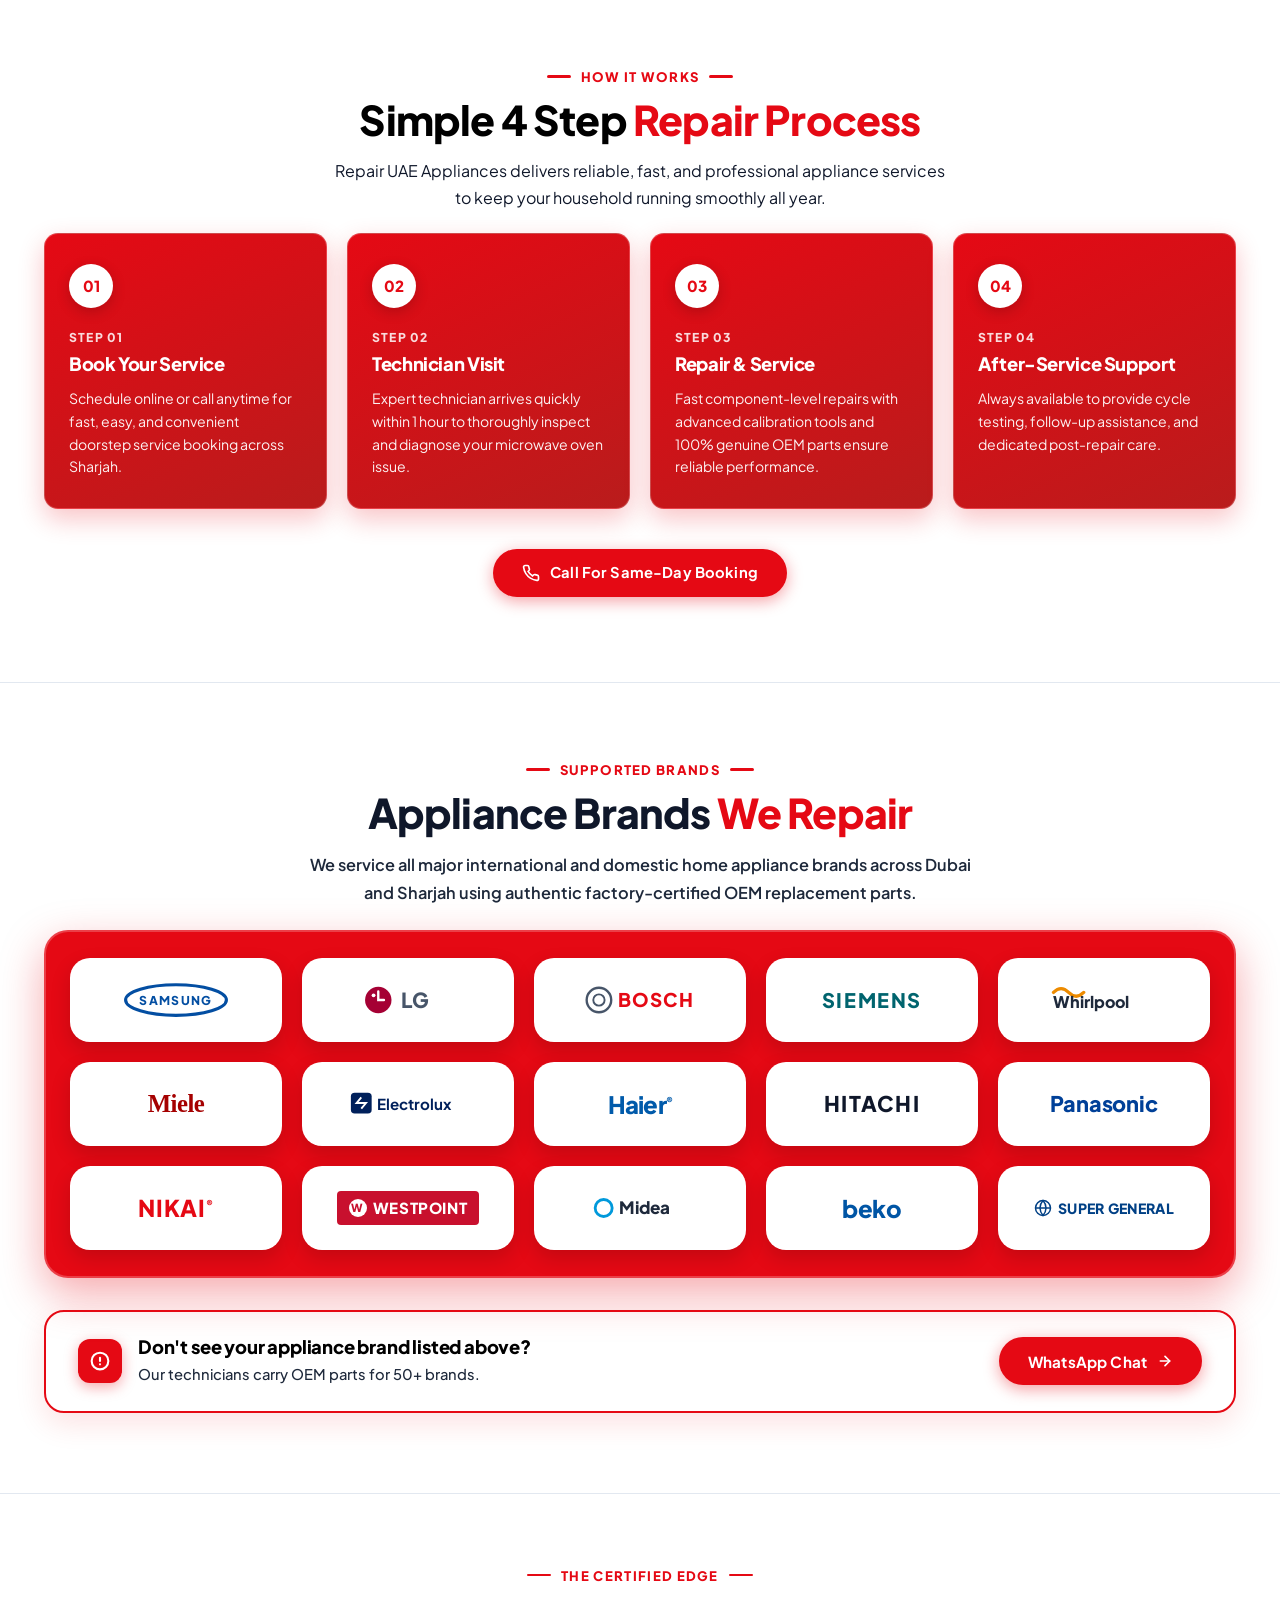
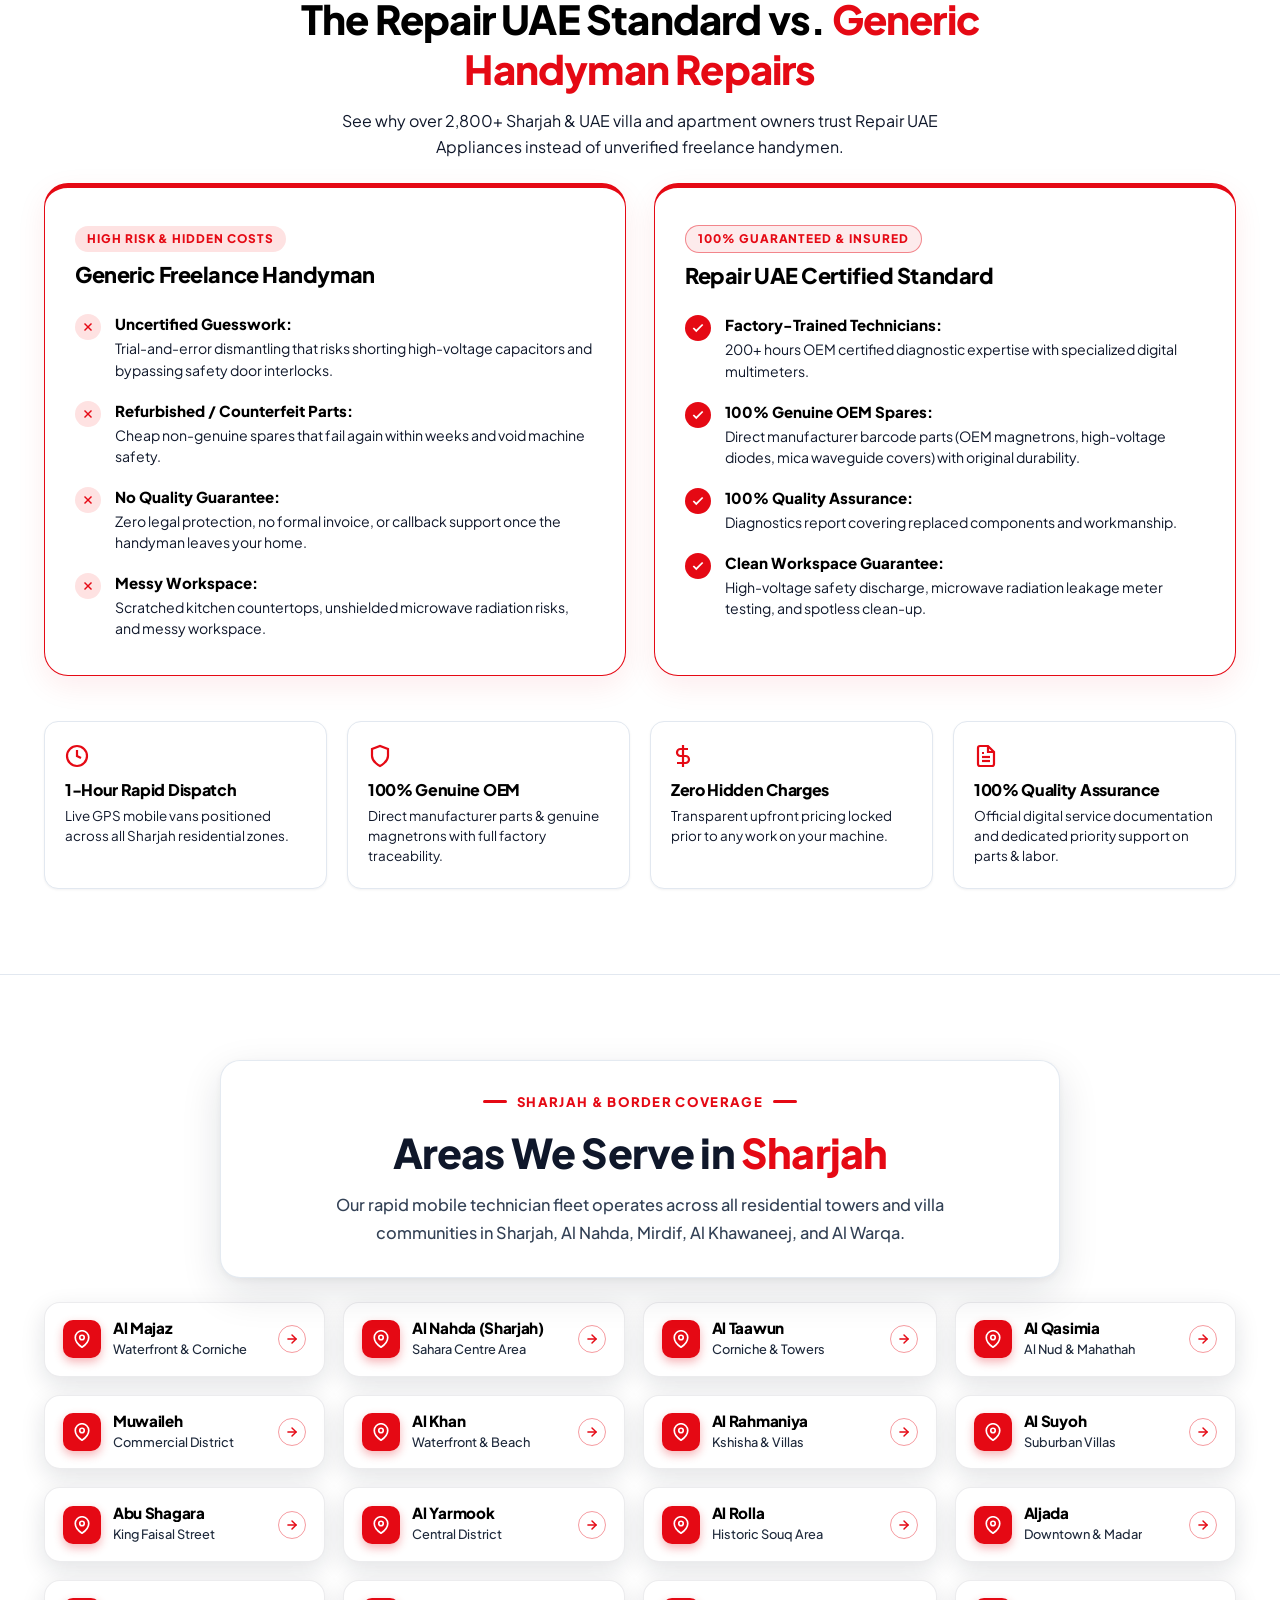
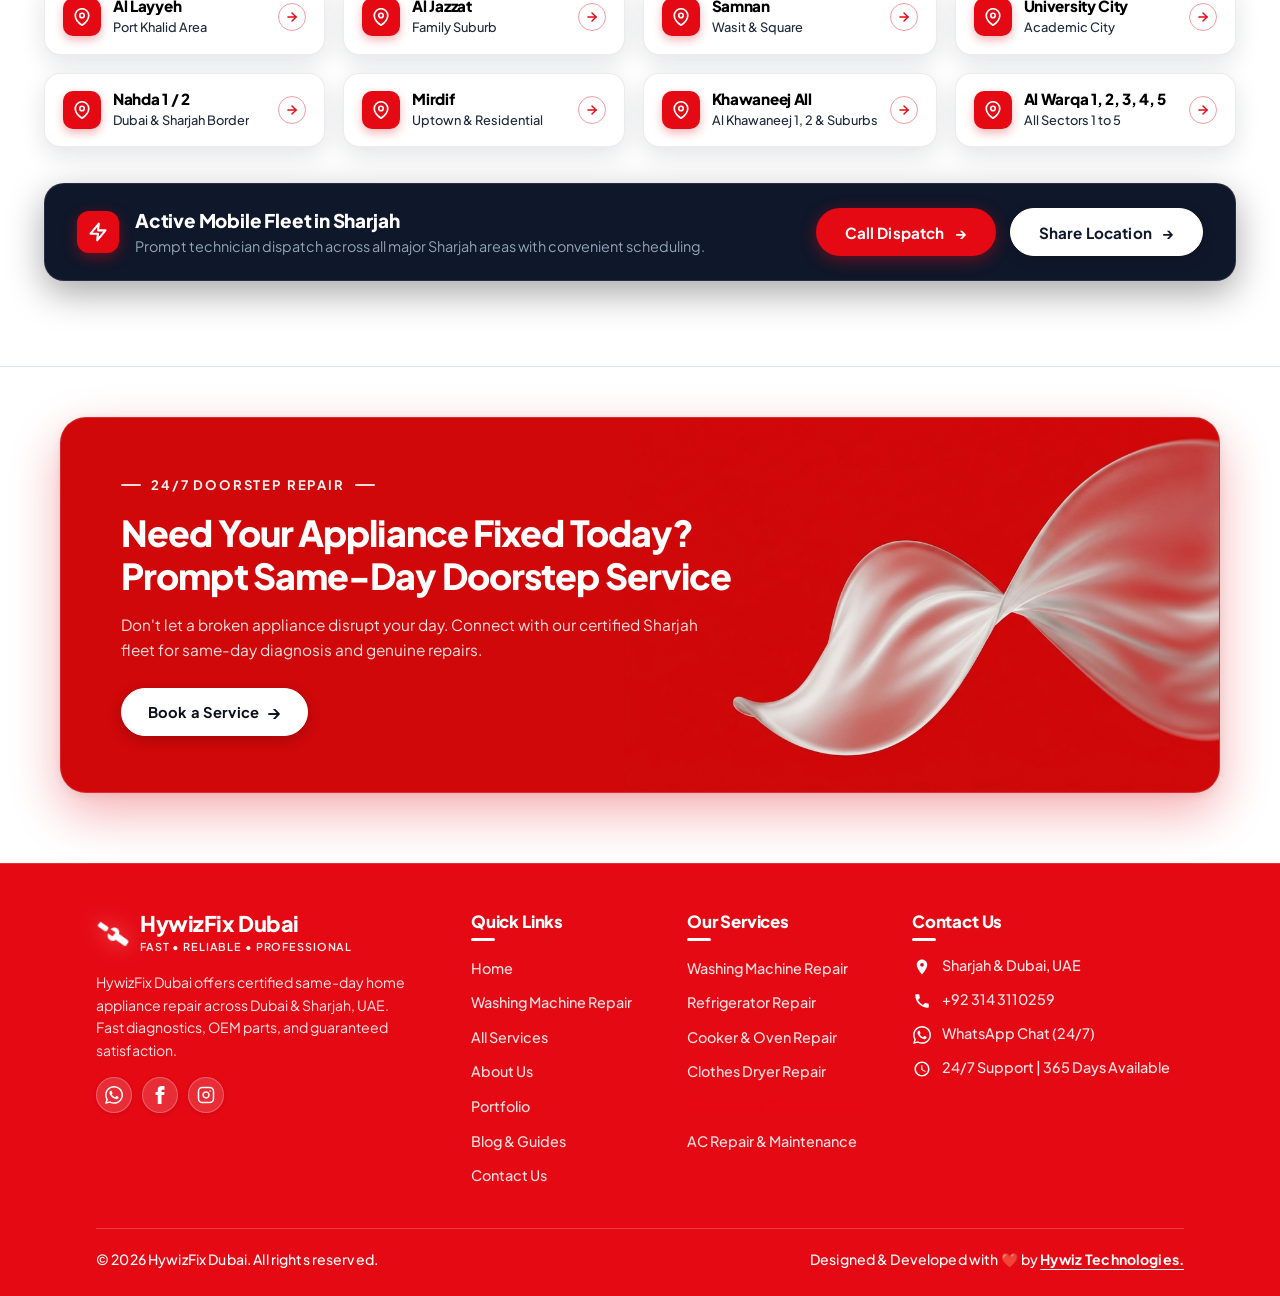
<file: microwave-repair.html>
<!DOCTYPE html>
<html lang="en">
<head>
  <meta charset="UTF-8" />
  <meta name="viewport" content="width=device-width, initial-scale=1.0" />
  <title>Microwave Oven Repair in Sharjah &amp; UAE, UAE | Repair UAE Appliances</title>
  <meta name="description" content="Sharjah's top-rated doorstep washing machine restoration service by Repair UAE Appliances. Same-day diagnostics, authentic OEM factory parts, and certified master technicians across Sharjah." />
  <link rel="preconnect" href="https://fonts.googleapis.com" />
  <link rel="preconnect" href="https://fonts.gstatic.com" crossorigin />
  <link href="https://fonts.googleapis.com/css2?family=Plus+Jakarta+Sans:wght@400;500;600;700;800;900&display=swap" rel="stylesheet" />
  <link rel="stylesheet" href="assets/css/style.css?v=9.5" />
  <script>
    (function () {
      try {
        if (localStorage.getItem('rua-theme') === 'dark') {
          document.documentElement.setAttribute('data-theme', 'dark');
        }
      } catch (e) {}
    })();
  </script>
</head>
<body>

  <!-- ==========================================================================
       Main Navigation Header
       ========================================================================== -->
  <header class="site-nav-header">
    <div class="container nav-inner-container">
      <!-- Brand Logo (Red Wrench + HywizFix Dubai) -->
      <a href="index.html" class="brand-identity" aria-label="HywizFix Dubai">
        <svg class="brand-wrench-svg" viewBox="0 0 24 24" fill="currentColor">
          <path d="M22.7 19.3l-5.6-5.6c.7-1.4.5-3.2-.6-4.3-1.4-1.4-3.6-1.5-5.1-.4L14.7 12l-2.7 2.7-2.9-2.9c-1.1 1.5-1 3.7.4 5.1 1.1 1.1 2.9 1.3 4.3.6l5.6 5.6c.4.4 1 .4 1.4 0l1.9-1.9c.4-.4.4-1 0-1.4zM2.8 5.6l4.2 4.2c.4.4 1 .4 1.4 0l1.4-1.4c.4-.4.4-1 0-1.4L5.6 2.8C5.2 2.4 4.6 2.4 4.2 2.8L2.8 4.2c-.4.4-.4 1 0 1.4z"/>
        </svg>
        <div class="brand-title-wrap">
          <div class="brand-main-text">HywizFix <span class="brand-red">Dubai</span></div>
          <div class="brand-sub-tagline">Fast &bull; Reliable &bull; Professional</div>
        </div>
      </a>

      <!-- Center Nav Links Matching Reference Image -->
      <nav class="nav-desktop" aria-label="Main Navigation">
        <ul class="ref-nav-list">
          <li class="ref-nav-item">
            <a href="index.html" class="ref-nav-link">Home</a>
          </li>
          <li class="ref-nav-item has-dropdown">
            <a href="services.html" class="ref-nav-link active">
              <span>Services</span>
              <svg width="12" height="12" viewBox="0 0 24 24" fill="none" stroke="currentColor" stroke-width="2.5"><polyline points="6 9 12 15 18 9"></polyline></svg>
            </a>
            <ul class="pill-dropdown-menu">
              <li>
                <a href="washing-machine-repair.html" class="pill-dropdown-link">
                  <div class="dropdown-icon-box">
                    <svg viewBox="0 0 24 24" fill="none" stroke="currentColor" stroke-width="2.2" stroke-linecap="round" stroke-linejoin="round">
                      <rect x="4" y="2" width="16" height="20" rx="3"></rect>
                      <circle cx="12" cy="13" r="5"></circle>
                      <circle cx="12" cy="13" r="2"></circle>
                    </svg>
                  </div>
                  <span class="dropdown-item-title">Washing Machine Repair</span>
                  <span class="dropdown-item-arrow">&rarr;</span>
                </a>
              </li>
              <li>
                <a href="refrigerator-repair.html" class="pill-dropdown-link">
                  <div class="dropdown-icon-box">
                    <svg viewBox="0 0 24 24" fill="none" stroke="currentColor" stroke-width="2.2" stroke-linecap="round" stroke-linejoin="round">
                      <rect x="5" y="2" width="14" height="20" rx="2"></rect>
                      <line x1="5" y1="10" x2="19" y2="10"></line>
                    </svg>
                  </div>
                  <span class="dropdown-item-title">Refrigerator &amp; Freezer Repair</span>
                  <span class="dropdown-item-arrow">&rarr;</span>
                </a>
              </li>
              <li>
                <a href="dishwasher-repair.html" class="pill-dropdown-link">
                  <div class="dropdown-icon-box">
                    <svg viewBox="0 0 24 24" fill="none" stroke="currentColor" stroke-width="2.2" stroke-linecap="round" stroke-linejoin="round">
                      <rect x="4" y="3" width="16" height="18" rx="2"></rect>
                      <line x1="4" y1="8" x2="20" y2="8"></line>
                    </svg>
                  </div>
                  <span class="dropdown-item-title">Dishwasher Repair & Descaling</span>
                  <span class="dropdown-item-arrow">&rarr;</span>
                </a>
              </li>
              <li>
                <a href="dryer-repair.html" class="pill-dropdown-link">
                  <div class="dropdown-icon-box">
                    <svg viewBox="0 0 24 24" fill="none" stroke="currentColor" stroke-width="2.2" stroke-linecap="round" stroke-linejoin="round">
                      <rect x="4" y="2" width="16" height="20" rx="3"></rect>
                      <circle cx="12" cy="13" r="5"></circle>
                      <path d="M10 13c1-1 2-1 3 0s2 1 3 0"></path>
                    </svg>
                  </div>
                  <span class="dropdown-item-title">Clothes Dryer Repair</span>
                  <span class="dropdown-item-arrow">&rarr;</span>
                </a>
              </li>
              <li>
                <a href="cooker-repair.html" class="pill-dropdown-link">
                  <div class="dropdown-icon-box">
                    <svg viewBox="0 0 24 24" fill="none" stroke="currentColor" stroke-width="2.2" stroke-linecap="round" stroke-linejoin="round">
                      <rect x="4" y="3" width="16" height="18" rx="2"></rect>
                      <circle cx="8" cy="6" r="1" fill="currentColor"></circle>
                      <circle cx="12" cy="6" r="1" fill="currentColor"></circle>
                      <circle cx="16" cy="6" r="1" fill="currentColor"></circle>
                    </svg>
                  </div>
                  <span class="dropdown-item-title">Cooking Range & Cooker Repair</span>
                  <span class="dropdown-item-arrow">&rarr;</span>
                </a>
              </li>
              <li>
                <a href="microwave-repair.html" class="pill-dropdown-link active" style="color: var(--brand-red);">
                  <div class="dropdown-icon-box">
                    <svg viewBox="0 0 24 24" fill="none" stroke="currentColor" stroke-width="2.2" stroke-linecap="round" stroke-linejoin="round">
                      <rect x="3" y="4" width="18" height="16" rx="2"></rect>
                      <rect x="6" y="7" width="9" height="10" rx="1"></rect>
                    </svg>
                  </div>
                  <span class="dropdown-item-title">Microwave Oven Repair</span>
                  <span class="dropdown-item-arrow">&rarr;</span>
                </a>
              </li>
            </ul>
          </li>
          <li class="ref-nav-item">
            <a href="about.html" class="ref-nav-link">About Us</a>
          </li>
          <li class="ref-nav-item">
            <a href="portfolio.html" class="ref-nav-link">Portfolio</a>
          </li>
          <li class="ref-nav-item">
            <a href="blog.html" class="ref-nav-link">Blog</a>
          </li>
          <li class="ref-nav-item">
            <a href="contact.html" class="ref-nav-link">Contact Us</a>
          </li>
        </ul>
      </nav>

      <!-- Right Action Controls: Theme Toggle & Book Service Button -->
      <div class="header-actions">
        <!-- Theme Toggle Button -->
        <button class="theme-toggle-btn" id="themeToggleBtn" type="button" aria-label="Toggle dark/light theme" title="Toggle theme">
          <svg id="sunIcon" style="display:none;" viewBox="0 0 24 24" fill="none" stroke="currentColor" stroke-width="2" stroke-linecap="round" stroke-linejoin="round">
            <circle cx="12" cy="12" r="5"></circle>
            <line x1="12" y1="1" x2="12" y2="3"></line>
            <line x1="12" y1="21" x2="12" y2="23"></line>
            <line x1="4.22" y1="4.22" x2="5.64" y2="5.64"></line>
            <line x1="18.36" y1="18.36" x2="19.78" y2="19.78"></line>
            <line x1="1" y1="12" x2="3" y2="12"></line>
            <line x1="21" y1="12" x2="23" y2="12"></line>
            <line x1="4.22" y1="19.78" x2="5.64" y2="18.36"></line>
            <line x1="18.36" y1="5.64" x2="19.78" y2="4.22"></line>
          </svg>
          <svg id="moonIcon" viewBox="0 0 24 24" fill="none" stroke="currentColor" stroke-width="2" stroke-linecap="round" stroke-linejoin="round">
            <path d="M21 12.79A9 9 0 1 1 11.21 3 7 7 0 0 0 21 12.79z"></path>
          </svg>
        </button>

        <!-- CTA Header Button -->
        <a href="https://wa.me/923143110259?text=Hello%20Repair%20UAE%20Appliances,%20I%20need%20to%20book%20a%20microwave%20oven%20repair." target="_blank" rel="noopener noreferrer" class="btn-cta-header" id="headerCtaBtn" aria-label="Book Service">
          <span>Book Service</span>
          <svg class="arrow-icon" viewBox="0 0 24 24" fill="none" stroke="currentColor" stroke-width="2.5" stroke-linecap="round" stroke-linejoin="round">
            <line x1="5" y1="12" x2="19" y2="12"></line>
            <polyline points="12 5 19 12 12 19"></polyline>
          </svg>
        </a>
      </div>

      <!-- Mobile Hamburger Toggle -->
      <button class="mobile-nav-toggle-btn" id="mobile-menu-toggle-btn" aria-label="Open menu">
        <svg width="24" height="24" viewBox="0 0 24 24" fill="none" stroke="currentColor" stroke-width="2"><line x1="3" y1="12" x2="21" y2="12"></line><line x1="3" y1="6" x2="21" y2="6"></line><line x1="3" y1="18" x2="21" y2="18"></line></svg>
      </button>
    </div>

    <!-- Mobile Dropdown Drawer -->
    <div id="mobile-nav-dropdown" style="display: none; background: #05070c; border-top: 1px solid rgba(255, 255, 255, 0.08); padding: 20px 24px;">
      <div style="display: flex; flex-direction: column; gap: 16px; font-weight: 600;">
        <a href="index.html" style="color: #cbd5e1;">Home</a>
        <a href="microwave-repair.html" style="color: #e50914;">Microwave Oven Repair (Sharjah &amp; UAE)</a>
        <a href="services.html" style="color: #cbd5e1;">All Services</a>
        <a href="about.html" style="color: #cbd5e1;">About Us</a>
        <a href="portfolio.html" style="color: #cbd5e1;">Portfolio</a>
        <a href="blog.html" style="color: #cbd5e1;">Blog</a>
        <a href="contact.html" style="color: #cbd5e1;">Contact Us</a>
        <div style="display: flex; flex-direction: column; gap: 10px; padding-top: 12px; border-top: 1px solid rgba(255, 255, 255, 0.08);">
          <a href="https://wa.me/923143110259?text=Hello%20Repair%20UAE%20Appliances,%20I%20need%20to%20book%20a%20microwave%20oven%20repair." class="btn-cta-header" style="width: 100%; justify-content: center; text-align: center;">
            <span>Book Service</span>
            <svg class="arrow-icon" viewBox="0 0 24 24" fill="none" stroke="currentColor" stroke-width="2.5" stroke-linecap="round" stroke-linejoin="round">
              <line x1="5" y1="12" x2="19" y2="12"></line>
              <polyline points="12 5 19 12 12 19"></polyline>
            </svg>
          </a>
        </div>
      </div>
    </div>
  </header>

  <main id="mainContent">

    <!-- ==========================================================================
         SECTION 1: HERO BANNER & QUICK SYMPTOM TRIAGE
         ========================================================================== -->
    <section class="wm-hero-section" id="hero">
      <div class="container">
        <div class="wm-hero-grid">
          
          <!-- Content Left Column -->
          <div class="wm-hero-content">
            <!-- Eyebrow Tag -->
            <div class="wm-eyebrow-wrap">
              <span class="wm-red-dash"></span>
              <span class="wm-eyebrow-text">KITCHEN APPLIANCE SPECIALISTS</span>
            </div>

            <!-- Main Heading -->
            <h1 class="wm-hero-title">
              Quick &amp; Dependable Microwave Oven Repair in <span class="brand-red">Sharjah &amp; UAE</span>
            </h1>

            <!-- Lead Paragraph -->
            <p class="wm-hero-lead">
              Fast, reliable doorstep microwave oven diagnosis and repair service by Repair UAE Appliances. Certified master technicians, high-voltage safety testing, authentic OEM magnetrons, and transparent inspection starting from AED 50.
            </p>


                        <!-- 3 Benefit Trust Features -->
            <div class="wm-trust-features-bar">
              <!-- Feature 1: 1-Hour Rapid Doorstep Arrival -->
              <div class="wm-trust-feature-item">
                <div class="wm-trust-icon-box">
                  <svg width="24" height="24" viewBox="0 0 24 24" fill="none" xmlns="http://www.w3.org/2000/svg">
                    <path fill="#e50914" d="M13 2L3.5 13.5H11L9.5 22L20.5 10.5H13L13 2Z"/>
                  </svg>
                </div>
                <div class="wm-trust-feature-info">
                  <div class="wm-trust-title">1–Hour Rapid</div>
                  <div class="wm-trust-sub">Doorstep Arrival</div>
                </div>
              </div>

              <!-- Feature 2: Certified Expert Master Technicians -->
              <div class="wm-trust-feature-item">
                <div class="wm-trust-icon-box">
                  <svg width="24" height="24" viewBox="0 0 24 24" fill="none" xmlns="http://www.w3.org/2000/svg">
                    <path d="M12 2L3.5 6V12C3.5 17.25 7.12 22.08 12 23.5C16.88 22.08 20.5 17.25 20.5 12V6L12 2Z" fill="#e50914"/>
                    <path d="M8.8 12L11 14.2L15.4 9.8" stroke="#ffffff" stroke-width="2.5" stroke-linecap="round" stroke-linejoin="round"/>
                  </svg>
                </div>
                <div class="wm-trust-feature-info">
                  <div class="wm-trust-title">Certified Expert</div>
                  <div class="wm-trust-sub">HV Master Technicians</div>
                </div>
              </div>

              <!-- Feature 3: 100% Genuine OEM Factory Parts -->
              <div class="wm-trust-feature-item">
                <div class="wm-trust-icon-box">
                  <svg width="24" height="24" viewBox="0 0 24 24" fill="none" xmlns="http://www.w3.org/2000/svg">
                    <circle cx="12" cy="9.5" r="7.5" fill="#e50914"/>
                    <path d="M8.2 15L6.8 22L12 19.2L17.2 22L15.8 15" fill="#e50914"/>
                    <path d="M9 9.5L11 11.5L15 7.5" stroke="#ffffff" stroke-width="2.2" stroke-linecap="round" stroke-linejoin="round"/>
                  </svg>
                </div>
                <div class="wm-trust-feature-info">
                  <div class="wm-trust-title">100% Genuine OEM</div>
                  <div class="wm-trust-sub">Factory Parts</div>
                </div>
              </div>
            </div>

            <!-- Dual Action CTA Buttons -->
            <div class="wm-hero-ctas">
              <a href="https://wa.me/923143110259?text=Hello%20Repair%20UAE%20Appliances,%20I%20need%20to%20book%20a%20microwave%20oven%20repair." target="_blank" rel="noopener noreferrer" class="wm-btn-primary">
                <span>Book Service</span>
                <svg width="18" height="18" viewBox="0 0 24 24" fill="none" stroke="currentColor" stroke-width="2.5"><line x1="5" y1="12" x2="19" y2="12"></line><polyline points="12 5 19 12 12 19"></polyline></svg>
              </a>
              <a href="tel:+923143110259" class="wm-btn-secondary">
                <span>Call Support</span>
                <span class="btn-arrow" style="font-size: 1.15rem; font-weight: 700; line-height: 1; display: inline-block;">&rarr;</span>
              </a>
            </div>

          </div>

          <!-- Visual Right Column (Variation 4: Modern Organic Shape / Blob) -->
          <div class="wm-hero-visual wm-hero-blob-visual">
            <div class="wm-blob-container">
              
              <!-- Multi-layered Red Organic SVG Fluid Blob Background -->
              <svg class="wm-blob-svg-bg" viewBox="0 0 600 520" fill="none" xmlns="http://www.w3.org/2000/svg">
                <!-- Outer Translucent Glow Blob Layer -->
                <path d="M 480,45 C 590,115 615,295 535,415 C 455,535 275,510 135,440 C -5,370 5,205 95,95 C 185,-15 370,-25 480,45 Z" fill="rgba(255, 255, 255, 0.15)" />
                <!-- Deep Accent Red Blob Backdrop -->
                <path d="M 455,60 C 560,125 580,285 505,395 C 430,505 260,480 130,420 C 5,360 15,205 100,105 C 185,5 350,-10 455,60 Z" fill="#e50914" opacity="0.9" />
              </svg>

              <!-- Photo Container in Organic Fluid Blob Shape -->
              <div class="wm-blob-image-wrap">
                <img src="assets/images/services/microwave-hero.jpg" alt="Certified Microwave Oven Repair Master Technician in Sharjah &amp; UAE" width="600" height="460" loading="eager" />
              </div>

              <!-- White Dot Matrix Grid Accent (Bottom Left) -->
              <div class="wm-blob-dot-grid" aria-hidden="true">
                <span></span><span></span><span></span><span></span><span></span><span></span>
                <span></span><span></span><span></span><span></span><span></span><span></span>
                <span></span><span></span><span></span><span></span><span></span><span></span>
              </div>

              <!-- Floating Reassurance Badge -->
              <div class="wm-hero-floating-card" style="z-index: 15;">
                <div class="wm-float-icon">
                  <svg width="20" height="20" viewBox="0 0 24 24" fill="none" stroke="currentColor" stroke-width="2.5"><polyline points="20 6 9 17 4 12"></polyline></svg>
                </div>
                <div>
                  <div class="wm-float-title">1-Hour Rapid Doorstep Dispatch</div>
                  <div class="wm-float-sub">Active across all residential communities in Sharjah</div>
                </div>
              </div>

            </div>
          </div>

        </div>
      </div>
    </section>

    <!-- ==========================================================================
         SECTION 2: ENGINEERING EXCELLENCE
         ========================================================================== -->
    <section class="wm-engineering-section" id="engineering">
      <div class="container">
        
        <!-- Master Stepped Grid Layout (Matching Reference) -->
        <div class="wm-eng-ref-container">
          
          <!-- Column 1, Row 1: Header Block -->
          <div class="wm-eng-header-block">
            <div class="wm-eng-ref-eyebrow">
              <span class="wm-eng-eyebrow-icon">&gt;</span>
              <span>ENGINEERING EXCELLENCE</span>
            </div>
            <h2 class="wm-eng-ref-title">
              Smart Microwave Diagnosis &amp; <span class="brand-red">Complete Repair Solutions</span>
            </h2>
            <p class="wm-eng-ref-desc">
              Component-level HV diagnostics, waveguide restoration, and factory-grade heating element repair for solo, grill, and convection microwave ovens across UAE.
            </p>
          </div>

          <!-- Stepped Photo Wrapper (Spans Col 2-3, Rows 1-3) -->
          <div class="wm-eng-ref-image-wrapper">
            <div class="wm-eng-stepped-media">
              <img src="assets/images/services/microwave-oven.jpg" alt="Certified Microwave Oven Master Technician in Sharjah" class="wm-eng-stepped-photo" loading="lazy" />
            </div>
            <svg class="wm-eng-stepped-border-svg" viewBox="0 0 100 100" preserveAspectRatio="none">
              <polygon class="wm-eng-stepped-polygon" points="0,0 100,0 100,100 46.5,100 46.5,34 0,34" fill="none" stroke-width="3.5" stroke-linejoin="round" stroke-linecap="round" vector-effect="non-scaling-stroke" />
            </svg>
          </div>

          <!-- Card 1: Col 1, Row 2 -->
          <div class="wm-eng-card-ref wm-eng-card-1">
            <div class="wm-eng-pill-white">
              <div class="wm-eng-pill-icon">
                <svg width="20" height="20" viewBox="0 0 24 24" fill="none" stroke="currentColor" stroke-width="2.2" stroke-linecap="round" stroke-linejoin="round"><circle cx="12" cy="12" r="3"></circle><path d="M19.4 15a1.65 1.65 0 0 0 .33 1.82l.06.06a2 2 0 0 1 0 2.83 2 2 0 0 1-2.83 0l-.06-.06a1.65 1.65 0 0 0-1.82-.33 1.65 1.65 0 0 0-1 1.51V21a2 2 0 0 1-2 2 2 2 0 0 1-2-2v-.09A1.65 1.65 0 0 0 9 19.4a1.65 1.65 0 0 0-1.82.33l-.06.06a2 2 0 0 1-2.83 0 2 2 0 0 1 0-2.83l.06-.06a1.65 1.65 0 0 0 .33-1.82 1.65 1.65 0 0 0-1.51-1H3a2 2 0 0 1-2-2 2 2 0 0 1 2-2h.09A1.65 1.65 0 0 0 4.6 9a1.65 1.65 0 0 0-.33-1.82l-.06-.06a2 2 0 0 1 0-2.83 2 2 0 0 1 2.83 0l.06.06a1.65 1.65 0 0 0 1.82.33H9a1.65 1.65 0 0 0 1-1.51V3a2 2 0 0 1 2-2 2 2 0 0 1 2 2v.09a1.65 1.65 0 0 0 1 1.51 1.65 1.65 0 0 0 1.82-.33l.06-.06a2 2 0 0 1 2.83 0 2 2 0 0 1 0 2.83l-.06.06a1.65 1.65 0 0 0-.33 1.82V9a1.65 1.65 0 0 0 1.51 1H21a2 2 0 0 1 2 2 2 2 0 0 1-2 2h-.09a1.65 1.65 0 0 0-1.51 1z"></path></svg>
              </div>
              <h3 class="wm-eng-pill-title">Magnetron, HV Diode &amp; Capacitor Overhauls</h3>
            </div>
            <p class="wm-eng-card-text">
              High-voltage testing and genuine OEM magnetron replacements to restore immediate, even heating and eliminate humming without heat.
            </p>
          </div>

          <!-- Card 2: Col 2, Row 2 (Notched under photo top bar) -->
          <div class="wm-eng-card-ref wm-eng-card-2">
            <div class="wm-eng-pill-white">
              <div class="wm-eng-pill-icon">
                <svg width="20" height="20" viewBox="0 0 24 24" fill="none" stroke="currentColor" stroke-width="2.2" stroke-linecap="round" stroke-linejoin="round"><path d="M12 22s8-4 8-10V5l-8-3-8 3v7c0 6 8 10 8 10z"></path></svg>
              </div>
              <h3 class="wm-eng-pill-title">Waveguide Cover &amp; Spark Arcing Suppression</h3>
            </div>
            <p class="wm-eng-card-text">
              Mica waveguide sheet replacement, cavity burn-spot remediation, and anti-arcing chamber restoration to eliminate dangerous sparks.
            </p>
          </div>

          <!-- Card 3: Col 1, Row 3 (Featured Card) -->
          <div class="wm-eng-card-ref wm-eng-card-3 wm-eng-card-featured">
            <div class="wm-eng-pill-white">
              <div class="wm-eng-pill-icon">
                <svg width="20" height="20" viewBox="0 0 24 24" fill="none" stroke="currentColor" stroke-width="2.2" stroke-linecap="round" stroke-linejoin="round"><rect x="4" y="4" width="16" height="16" rx="2" ry="2"></rect><rect x="9" y="9" width="6" height="6"></rect><line x1="9" y1="1" x2="9" y2="4"></line><line x1="15" y1="1" x2="15" y2="4"></line><line x1="9" y1="20" x2="9" y2="23"></line><line x1="15" y1="20" x2="15" y2="23"></line><line x1="20" y1="9" x2="23" y2="9"></line><line x1="20" y1="14" x2="23" y2="14"></line><line x1="1" y1="9" x2="4" y2="9"></line><line x1="1" y1="14" x2="4" y2="14"></line></svg>
              </div>
              <h3 class="wm-eng-pill-title">Touchpad Keypad &amp; PCB Control Board Repair</h3>
            </div>
            <p class="wm-eng-card-text">
              Repair UAE Appliances micro-solders unresponsive membrane keypads, relay switches, and timer display modules on-site saving up to 70%.
            </p>
          </div>

          <!-- Card 4: Col 2, Row 3 (Notched under photo top bar) -->
          <div class="wm-eng-card-ref wm-eng-card-4">
            <div class="wm-eng-pill-white">
              <div class="wm-eng-pill-icon">
                <svg width="20" height="20" viewBox="0 0 24 24" fill="none" stroke="currentColor" stroke-width="2.2" stroke-linecap="round" stroke-linejoin="round"><path d="M22 12h-4l-3 9L9 3l-3 9H2"></path></svg>
              </div>
              <h3 class="wm-eng-pill-title">Turntable Motor &amp; Door Safety Interlock Switches</h3>
            </div>
            <p class="wm-eng-card-text">
              Replacing stripped roller ring couplers, synchronous glass drive motors, and primary/secondary door microswitches for safe operation.
            </p>
          </div>

        </div>

        <!-- 4-Metric Stat Strip Counter -->
        <div class="wm-stats-strip">
          <div class="wm-stat-col">
            <div class="wm-stat-val">From <span class="red">50 AED</span></div>
            <div class="wm-stat-lbl">Doorstep Inspection</div>
          </div>
          <div class="wm-stat-col">
            <div class="wm-stat-val">2,800<span class="red">+</span></div>
            <div class="wm-stat-lbl">Microwave Ovens Restored</div>
          </div>
          <div class="wm-stat-col">
            <div class="wm-stat-val">100<span class="red">%</span></div>
            <div class="wm-stat-lbl">Genuine OEM Parts &amp; Testing</div>
          </div>
          <div class="wm-stat-col wm-stat-cta-wrap">
            <a href="tel:+923143110259" class="wm-stat-cta-btn">
              <svg width="18" height="18" viewBox="0 0 24 24" fill="none" stroke="currentColor" stroke-width="2.2"><path d="M22 16.92v3a2 2 0 0 1-2.18 2 19.79 19.79 0 0 1-8.63-3.07 19.5 19.5 0 0 1-6-6 19.79 19.79 0 0 1-3.07-8.67A2 2 0 0 1 4.11 2h3a2 2 0 0 1 2 1.72 12.84 12.84 0 0 0 .7 2.81 2 2 0 0 1-.45 2.11L8.09 9.91a16 16 0 0 0 6 6l1.27-1.27a2 2 0 0 1 2.11-.45 12.84 12.84 0 0 0 2.81.7A2 2 0 0 1 22 16.92z"></path></svg>
              <span>Call For Visit</span>
            </a>
          </div>
        </div>

      </div>
    </section>


    <!-- ==========================================================================
         SECTION 3: COMMON ISSUES (6 CORE FAULTS & UNLISTED FAULTS)
         ========================================================================== -->
    <section class="wm-faults-section" id="faults">
      <div class="container">
        <!-- Section Header -->
        <div class="wm-section-header centered">
          <div class="wm-eyebrow-wrap">
            <span class="wm-red-dash"></span>
            <span class="wm-eyebrow-text">Common Issues</span>
            <span class="wm-red-dash"></span>
          </div>
          <h2 class="wm-section-title">
            Microwave Faults We Diagnose &amp; <span class="brand-red">Fix On-Site</span>
          </h2>
          <p class="wm-section-desc">
            Identify your microwave oven symptom below. Repair UAE Appliances technicians safely resolve these 6 core microwave issues on-site every day.
          </p>
        </div>

        <!-- 6 Fault Cards Grid (Problem at Top + Related Picture Below Inside Each Card) -->
        <div class="wm-faults-grid">
          
          <!-- Card 1: Microwave Not Heating -->
          <div class="wm-fault-card wm-fault-full-card">
            <div class="wm-fault-card-body">
              <h3 class="wm-fault-title">Microwave Not Heating (Magnetron &amp; HV Diode)</h3>
              <p class="wm-fault-desc">
                Microwave hums and runs but food remains cold. Caused by a faulty magnetron tube, burned high-voltage diode, or shorted capacitor replaced safely on-site.
              </p>
            </div>
            <div class="wm-fault-img-box">
              <img src="assets/images/services/microwave-oven.jpg" alt="Microwave oven magnetron and heating repair in Sharjah" class="wm-fault-photo" loading="lazy" />
            </div>
            <div class="wm-fault-bottom-bar">
              <div class="wm-fault-rating">
                <span class="wm-stars">★★★★★</span>
                <span class="wm-rating-count">(5.0)</span>
              </div>
              <a href="https://wa.me/923143110259?text=Hello%20Repair%20UAE%20Appliances,%20my%20microwave%20is%20not%20heating." target="_blank" rel="noopener noreferrer" class="wm-fault-pill-btn wm-btn-solid">
                <span>Fix Heating</span>
                <svg width="12" height="12" viewBox="0 0 24 24" fill="none" stroke="currentColor" stroke-width="2.5"><polyline points="9 18 15 12 9 6"></polyline></svg>
              </a>
            </div>
          </div>

          <!-- Card 2: Sparking Inside Microwave (Image on Top, Text Below) -->
          <div class="wm-fault-card wm-fault-full-card">
            <div class="wm-fault-img-box">
              <img src="assets/images/hero/about-engineer-multimeter.jpg" alt="Microwave waveguide cover replacement and spark repair in Sharjah" class="wm-fault-photo" loading="lazy" />
            </div>
            <div class="wm-fault-card-body">
              <h3 class="wm-fault-title">Sparking Inside Microwave (Waveguide Cover)</h3>
              <p class="wm-fault-desc">
                Hazardous sparks and arcing inside the chamber caused by carbonized food splashes, burned mica waveguide cover, or damaged cavity enamel paint.
              </p>
            </div>
            <div class="wm-fault-bottom-bar">
              <div class="wm-fault-rating">
                <span class="wm-stars">★★★★★</span>
                <span class="wm-rating-count">(4.9)</span>
              </div>
              <a href="https://wa.me/923143110259?text=Hello%20Repair%20UAE%20Appliances,%20my%20microwave%20is%20sparking%20inside." target="_blank" rel="noopener noreferrer" class="wm-fault-pill-btn wm-btn-solid">
                <span>Stop Sparking</span>
                <svg width="12" height="12" viewBox="0 0 24 24" fill="none" stroke="currentColor" stroke-width="2.5"><polyline points="9 18 15 12 9 6"></polyline></svg>
              </a>
            </div>
          </div>

          <!-- Card 3: Strange Noise & Buzzing -->
          <div class="wm-fault-card wm-fault-full-card">
            <div class="wm-fault-card-body">
              <h3 class="wm-fault-title">Strange Noise &amp; Buzzing (HV Transformer &amp; Fan)</h3>
              <p class="wm-fault-desc">
                Unusual loud grinding or vibrating noise caused by an overloaded high-voltage transformer, worn cooling fan motor bearings, or loose internal brackets.
              </p>
            </div>
            <div class="wm-fault-img-box">
              <img src="assets/images/hero/portfolio-appliance-repair.jpg" alt="Microwave fan motor and transformer noise inspection in Sharjah" class="wm-fault-photo" loading="lazy" />
            </div>
            <div class="wm-fault-bottom-bar">
              <div class="wm-fault-rating">
                <span class="wm-stars">★★★★★</span>
                <span class="wm-rating-count">(5.0)</span>
              </div>
              <a href="https://wa.me/923143110259?text=Hello%20Repair%20UAE%20Appliances,%20my%20microwave%20makes%20strange%20noise." target="_blank" rel="noopener noreferrer" class="wm-fault-pill-btn wm-btn-solid">
                <span>Fix Noise</span>
                <svg width="12" height="12" viewBox="0 0 24 24" fill="none" stroke="currentColor" stroke-width="2.5"><polyline points="9 18 15 12 9 6"></polyline></svg>
              </a>
            </div>
          </div>

          <!-- Card 4: Microwave Not Starting -->
          <div class="wm-fault-card wm-fault-full-card">
            <div class="wm-fault-card-body">
              <h3 class="wm-fault-title">Microwave Not Starting (Door Interlock &amp; Fuse)</h3>
              <p class="wm-fault-desc">
                Unit completely dead, display blank, or trips circuit breaker when opening door. Primary/secondary door interlock microswitches and ceramic fuse replaced.
              </p>
            </div>
            <div class="wm-fault-img-box">
              <img src="assets/images/hero/service-oven-repair.jpg" alt="Microwave door switch and thermal fuse replacement in Sharjah" class="wm-fault-photo" loading="lazy" />
            </div>
            <div class="wm-fault-bottom-bar">
              <div class="wm-fault-rating">
                <span class="wm-stars">★★★★★</span>
                <span class="wm-rating-count">(4.9)</span>
              </div>
              <a href="https://wa.me/923143110259?text=Hello%20Repair%20UAE%20Appliances,%20my%20microwave%20is%20not%20starting%20or%20powering%20on." target="_blank" rel="noopener noreferrer" class="wm-fault-pill-btn wm-btn-solid">
                <span>Check Power</span>
                <svg width="12" height="12" viewBox="0 0 24 24" fill="none" stroke="currentColor" stroke-width="2.5"><polyline points="9 18 15 12 9 6"></polyline></svg>
              </a>
            </div>
          </div>

          <!-- Card 5: Buttons Not Working (Featured Card - Image on Top, Text Below) -->
          <div class="wm-fault-card wm-fault-full-card featured">
            <div class="wm-fault-img-box">
              <img src="assets/images/hero/about-technician-repair.jpg" alt="Microwave keypad touch panel and PCB board repair in Sharjah" class="wm-fault-photo" loading="lazy" />
            </div>
            <div class="wm-fault-card-body">
              <h3 class="wm-fault-title">Buttons Not Working (Keypad &amp; PCB Board)</h3>
              <p class="wm-fault-desc">
                Control panel buttons unresponsive, beep without initiating cycle, or ghost button presses. Membrane touch keypads repaired and control boards restored.
              </p>
            </div>
            <div class="wm-fault-bottom-bar">
              <div class="wm-fault-rating">
                <span class="wm-stars">★★★★★</span>
                <span class="wm-rating-count">(5.0)</span>
              </div>
              <a href="https://wa.me/923143110259?text=Hello%20Repair%20UAE%20Appliances,%20my%20microwave%20buttons%20are%20not%20working." target="_blank" rel="noopener noreferrer" class="wm-fault-pill-btn wm-btn-solid">
                <span>Fix Keypad</span>
                <svg width="12" height="12" viewBox="0 0 24 24" fill="none" stroke="currentColor" stroke-width="2.5"><polyline points="9 18 15 12 9 6"></polyline></svg>
              </a>
            </div>
          </div>

          <!-- Card 6: Plate Not Rotating -->
          <div class="wm-fault-card wm-fault-full-card">
            <div class="wm-fault-card-body">
              <h3 class="wm-fault-title">Plate Not Rotating (Roller Ring &amp; Motor)</h3>
              <p class="wm-fault-desc">
                Glass turntable stationary causing cold spots in meals. Stripped plastic drive coupler, broken roller guide ring, or burned bottom synchronous motor replaced.
              </p>
            </div>
            <div class="wm-fault-img-box">
              <img src="assets/images/services/common-cooker.jpg" alt="Microwave glass plate turntable motor repair in Sharjah" class="wm-fault-photo" loading="lazy" />
            </div>
            <div class="wm-fault-bottom-bar">
              <div class="wm-fault-rating">
                <span class="wm-stars">★★★★★</span>
                <span class="wm-rating-count">(4.9)</span>
              </div>
              <a href="https://wa.me/923143110259?text=Hello%20Repair%20UAE%20Appliances,%20my%20microwave%20glass%20plate%20is%20not%20rotating." target="_blank" rel="noopener noreferrer" class="wm-fault-pill-btn wm-btn-solid">
                <span>Fix Turntable</span>
                <svg width="12" height="12" viewBox="0 0 24 24" fill="none" stroke="currentColor" stroke-width="2.5"><polyline points="9 18 15 12 9 6"></polyline></svg>
              </a>
            </div>
          </div>

        </div>

        <!-- Bottom Center Action Button (Matching Reference Image) -->
        <div class="wm-faults-bottom-cta">
          <a href="https://wa.me/923143110259?text=Hello%20Repair%20UAE%20Appliances,%20I%20need%20urgent%20doorstep%20microwave%20repair." target="_blank" rel="noopener noreferrer" class="wm-faults-main-cta">
            <span>Book On-Site Diagnosis in Sharjah &amp; UAE</span>
            <svg width="16" height="16" viewBox="0 0 24 24" fill="none" stroke="currentColor" stroke-width="2.5"><polyline points="9 18 15 12 9 6"></polyline></svg>
          </a>
        </div>

      </div>
    </section>


    <!-- ==========================================================================
         SECTION 4: HOW IT WORKS (SIMPLE 4 STEP PROCESS)
         ========================================================================== -->
    <section class="wm-process-section" id="how-it-works">
      <div class="container">
        <!-- Section Header -->
        <div class="wm-section-header">
          <div class="wm-eyebrow-wrap">
            <span class="wm-red-dash"></span>
            <span class="wm-eyebrow-text">How It Works</span>
            <span class="wm-red-dash"></span>
          </div>
          <h2 class="wm-section-title">
            Simple 4 Step <span class="brand-red">Repair Process</span>
          </h2>
          <p class="wm-section-desc">
            Repair UAE Appliances delivers reliable, fast, and professional appliance services to keep your household running smoothly all year.
          </p>
        </div>

        <!-- 4 Steps Grid -->
        <div class="wm-steps-grid">
          
          <!-- Step 01 -->
          <div class="wm-step-card">
            <div class="wm-step-badge">01</div>
            <div class="wm-step-label">Step 01</div>
            <h3 class="wm-step-title">Book Your Service</h3>
            <p class="wm-step-desc">
              Schedule online or call anytime for fast, easy, and convenient doorstep service booking across Sharjah.
            </p>
          </div>

          <!-- Step 02 -->
          <div class="wm-step-card">
            <div class="wm-step-badge">02</div>
            <div class="wm-step-label">Step 02</div>
            <h3 class="wm-step-title">Technician Visit</h3>
            <p class="wm-step-desc">
              Expert technician arrives quickly within 1 hour to thoroughly inspect and diagnose your microwave oven issue.
            </p>
          </div>

          <!-- Step 03 -->
          <div class="wm-step-card">
            <div class="wm-step-badge">03</div>
            <div class="wm-step-label">Step 03</div>
            <h3 class="wm-step-title">Repair &amp; Service</h3>
            <p class="wm-step-desc">
              Fast component-level repairs with advanced calibration tools and 100% genuine OEM parts ensure reliable performance.
            </p>
          </div>

          <!-- Step 04 -->
          <div class="wm-step-card">
            <div class="wm-step-badge">04</div>
            <div class="wm-step-label">Step 04</div>
            <h3 class="wm-step-title">After-Service Support</h3>
            <p class="wm-step-desc">
              Always available to provide cycle testing, follow-up assistance, and dedicated post-repair care.
            </p>
          </div>

        </div>

        <!-- Call For Booking Button -->
        <div class="wm-process-cta-wrap">
          <a href="tel:+923143110259" class="wm-btn-primary">
            <svg width="18" height="18" viewBox="0 0 24 24" fill="none" stroke="currentColor" stroke-width="2.2"><path d="M22 16.92v3a2 2 0 0 1-2.18 2 19.79 19.79 0 0 1-8.63-3.07 19.5 19.5 0 0 1-6-6 19.79 19.79 0 0 1-3.07-8.67A2 2 0 0 1 4.11 2h3a2 2 0 0 1 2 1.72 12.84 12.84 0 0 0 .7 2.81 2 2 0 0 1-.45 2.11L8.09 9.91a16 16 0 0 0 6 6l1.27-1.27a2 2 0 0 1 2.11-.45 12.84 12.84 0 0 0 2.81.7A2 2 0 0 1 22 16.92z"></path></svg>
            <span>Call For Same-Day Booking</span>
          </a>
        </div>

      </div>
    </section>


    <!-- Supported Appliance Brands Section (Same-to-same copied from homepage) -->
    <section class="brands-scattered-section" id="brands">
      <div class="container">
        <div class="section-heading-block centered">
          <div class="services-eyebrow-line">
            <span class="services-dash-bar"></span>
            <span class="services-eyebrow-tag">SUPPORTED BRANDS</span>
            <span class="services-dash-bar"></span>
          </div>
          <h2 class="section-title">Appliance Brands <span class="brand-red">We Repair</span></h2>
          <p class="section-lede">
            We service all major international and domestic home appliance brands across Dubai and Sharjah using authentic factory-certified OEM replacement parts.
          </p>
        </div>

        <!-- Single Master Red Container Card -->
        <div class="brand-master-red-card">
          <!-- Scattered Studio Brands Grid (15 Brands matching reference image) -->
          <div class="brands-scattered-grid" id="brandsScatteredGrid">
            <!-- 1. Samsung -->
            <article class="brand-scatter-card">
              <div class="brand-logo-container">
                <svg viewBox="0 0 120 40" width="110" height="36" aria-label="Samsung"><ellipse cx="60" cy="20" rx="56" ry="17" fill="none" stroke="#034ea2" stroke-width="3.5"/><text x="60" y="25" font-family="'Plus Jakarta Sans', sans-serif" font-weight="900" font-size="13.5" fill="#034ea2" text-anchor="middle" letter-spacing="1.5">SAMSUNG</text></svg>
              </div>
            </article>

            <!-- 2. LG (Active Highlighted Red Border Card) -->
            <article class="brand-scatter-card">
              <div class="brand-logo-container">
                <svg viewBox="0 0 100 36" width="95" height="34" aria-label="LG"><circle cx="18" cy="18" r="14" fill="#a50034"/><circle cx="13" cy="13" r="2" fill="#fff"/><path d="M18 9v9h6" stroke="#fff" stroke-width="2.5" fill="none" stroke-linecap="round"/><text x="42" y="26" font-family="'Plus Jakarta Sans', sans-serif" font-weight="800" font-size="22" fill="#475569">LG</text></svg>
              </div>
            </article>

            <!-- 3. Bosch -->
            <article class="brand-scatter-card">
              <div class="brand-logo-container">
                <svg viewBox="0 0 120 36" width="115" height="34" aria-label="Bosch"><circle cx="16" cy="18" r="13" fill="none" stroke="#475569" stroke-width="2.5"/><circle cx="16" cy="18" r="6" fill="none" stroke="#475569" stroke-width="2"/><text x="36" y="25" font-family="'Plus Jakarta Sans', sans-serif" font-weight="900" font-size="20" fill="#e50914" letter-spacing="1">BOSCH</text></svg>
              </div>
            </article>

            <!-- 4. Siemens -->
            <article class="brand-scatter-card">
              <div class="brand-logo-container">
                <span style="font-family: 'Plus Jakarta Sans', sans-serif; font-weight: 800; font-size: 1.25rem; color: #00646e; letter-spacing: 0.08em;">SIEMENS</span>
              </div>
            </article>

            <!-- 5. Whirlpool -->
            <article class="brand-scatter-card">
              <div class="brand-logo-container">
                <svg viewBox="0 0 120 36" width="115" height="34" aria-label="Whirlpool"><path d="M6 10 Q14 2 22 10 T38 10" fill="none" stroke="#ed8b00" stroke-width="3.5" stroke-linecap="round"/><text x="6" y="26" font-family="'Plus Jakarta Sans', sans-serif" font-weight="800" font-size="17" fill="#1e293b">Whirlpool</text></svg>
              </div>
            </article>

            <!-- 6. Miele -->
            <article class="brand-scatter-card">
              <div class="brand-logo-container">
                <span style="font-family: Georgia, serif; font-weight: 900; font-size: 1.55rem; color: #a50000; letter-spacing: -0.02em;">Miele</span>
              </div>
            </article>

            <!-- 7. Electrolux -->
            <article class="brand-scatter-card">
              <div class="brand-logo-container">
                <svg viewBox="0 0 130 36" width="125" height="34" aria-label="Electrolux"><rect x="4" y="6" width="22" height="22" rx="4" fill="#00205b"/><path d="M15 11l-5 6h10l-5 6" stroke="#fff" stroke-width="2" fill="none"/><text x="32" y="24" font-family="'Plus Jakarta Sans', sans-serif" font-weight="700" font-size="16" fill="#00205b">Electrolux</text></svg>
              </div>
            </article>

            <!-- 8. Haier -->
            <article class="brand-scatter-card">
              <div class="brand-logo-container">
                <span style="font-family: 'Plus Jakarta Sans', sans-serif; font-weight: 900; font-size: 1.5rem; color: #005aaa; letter-spacing: -0.03em;">Haier<sup style="font-size: 0.65rem; vertical-align: super; font-weight: 700;">&reg;</sup></span>
              </div>
            </article>

            <!-- 9. Hitachi -->
            <article class="brand-scatter-card">
              <div class="brand-logo-container">
                <span style="font-family: 'Plus Jakarta Sans', sans-serif; font-weight: 900; font-size: 1.35rem; color: #0f172a; letter-spacing: 0.06em;">HITACHI</span>
              </div>
            </article>

            <!-- 10. Panasonic -->
            <article class="brand-scatter-card">
              <div class="brand-logo-container">
                <span style="font-family: 'Plus Jakarta Sans', sans-serif; font-weight: 800; font-size: 1.35rem; color: #004098; letter-spacing: -0.01em;">Panasonic</span>
              </div>
            </article>

            <!-- 11. Nikai -->
            <article class="brand-scatter-card">
              <div class="brand-logo-container">
                <span style="font-family: 'Plus Jakarta Sans', sans-serif; font-weight: 900; font-size: 1.45rem; color: #e50914; letter-spacing: 0.04em;">NIKAI<sup style="font-size: 0.65rem; vertical-align: super; font-weight: 700;">&reg;</sup></span>
              </div>
            </article>

            <!-- 12. Westpoint -->
            <article class="brand-scatter-card">
              <div class="brand-logo-container">
                <div style="display: flex; align-items: center; gap: 6px; background: #c8102e; color: #ffffff; padding: 5px 12px; border-radius: 4px; font-family: 'Plus Jakarta Sans', sans-serif; font-weight: 900; font-size: 0.95rem; letter-spacing: 0.04em;"><span style="background: #ffffff; color: #c8102e; border-radius: 50%; width: 18px; height: 18px; display: inline-flex; align-items: center; justify-content: center; font-size: 0.7rem; font-weight: 900;">W</span> WESTPOINT</div>
              </div>
            </article>

            <!-- 13. Midea -->
            <article class="brand-scatter-card">
              <div class="brand-logo-container">
                <svg viewBox="0 0 110 36" width="105" height="34" aria-label="Midea"><circle cx="16" cy="18" r="9" fill="none" stroke="#0099db" stroke-width="3"/><text x="32" y="24" font-family="'Plus Jakarta Sans', sans-serif" font-weight="800" font-size="18" fill="#1e293b">Midea</text></svg>
              </div>
            </article>

            <!-- 14. Beko -->
            <article class="brand-scatter-card">
              <div class="brand-logo-container">
                <span style="font-family: 'Plus Jakarta Sans', sans-serif; font-weight: 900; font-size: 1.5rem; color: #0055a5; letter-spacing: -0.02em;">beko</span>
              </div>
            </article>

            <!-- 15. Super General -->
            <article class="brand-scatter-card">
              <div class="brand-logo-container">
                <div style="display: flex; align-items: center; gap: 6px; color: #004085; font-family: 'Plus Jakarta Sans', sans-serif; font-weight: 900; font-size: 0.88rem; letter-spacing: 0.02em;"><svg width="18" height="18" viewBox="0 0 24 24" fill="none" stroke="#004085" stroke-width="2"><circle cx="12" cy="12" r="10"/><line x1="2" y1="12" x2="22" y2="12"/><path d="M12 2a15.3 15.3 0 0 1 4 10 15.3 15.3 0 0 1-4 10 15.3 15.3 0 0 1-4-10 15.3 15.3 0 0 1 4-10z"/></svg> <span>SUPER GENERAL</span></div>
              </div>
            </article>
          </div>
        </div>

        <!-- Unlisted Brand Callout Card (Exact match to reference image media_1789493847895.png) -->
        <div class="brand-unlisted-callout-card">
          <div class="callout-content-left">
            <div class="callout-icon-box">
              <svg width="20" height="20" viewBox="0 0 24 24" fill="none" stroke="#ffffff" stroke-width="2.5" stroke-linecap="round" stroke-linejoin="round">
                <circle cx="12" cy="12" r="10"></circle>
                <line x1="12" y1="8" x2="12" y2="12"></line>
                <line x1="12" y1="16" x2="12.01" y2="16"></line>
              </svg>
            </div>
            <div class="callout-text-block">
              <h4 class="callout-title">Don't see your appliance brand listed above?</h4>
              <p class="callout-subtitle">Our technicians carry OEM parts for 50+ brands.</p>
            </div>
          </div>

          <a href="https://wa.me/923143110259?text=Hello%20HywizFix%20Dubai%2C%20my%20appliance%20brand%20is%20not%20listed%20on%20your%20website.%20Do%20you%20service%20it%3F" target="_blank" rel="noopener noreferrer" class="btn-callout-whatsapp">
            <span>WhatsApp Chat</span>
            <svg width="16" height="16" viewBox="0 0 24 24" fill="none" stroke="currentColor" stroke-width="2.5" stroke-linecap="round" stroke-linejoin="round">
              <line x1="5" y1="12" x2="19" y2="12"></line>
              <polyline points="12 5 19 12 12 19"></polyline>
            </svg>
          </a>
        </div>

      </div>
    </section>


    <!-- ==========================================================================
         SECTION 6: THE CERTIFIED EDGE (COMPARISON)
         ========================================================================== -->
    <section class="wm-edge-section" id="comparison">
      <div class="container">
        <!-- Section Header -->
        <div class="wm-section-header centered">
          <div class="wm-eyebrow-wrap">
            <span class="wm-red-dash"></span>
            <span class="wm-eyebrow-text">THE CERTIFIED EDGE</span>
            <span class="wm-red-dash"></span>
          </div>
          <h2 class="wm-section-title">
            The Repair UAE Standard vs. <span class="brand-red">Generic Handyman Repairs</span>
          </h2>
          <p class="wm-section-desc">
            See why over 2,800+ Sharjah &amp; UAE villa and apartment owners trust Repair UAE Appliances instead of unverified freelance handymen.
          </p>
        </div>

        <!-- Comparison Cards Side-by-Side -->
        <div class="wm-comparison-grid">
          
          <!-- Generic Handyman -->
          <div class="wm-comp-card generic">
            <div class="wm-comp-header">
              <span class="wm-comp-badge danger">HIGH RISK &amp; HIDDEN COSTS</span>
              <h3 class="wm-comp-title">Generic Freelance Handyman</h3>
            </div>
            <ul class="wm-comp-list">
              <li class="wm-comp-item">
                <div class="wm-comp-icon cross">
                  <svg width="14" height="14" viewBox="0 0 24 24" fill="none" stroke="currentColor" stroke-width="2.5"><line x1="18" y1="6" x2="6" y2="18"></line><line x1="6" y1="6" x2="18" y2="18"></line></svg>
                </div>
                <div class="wm-comp-text">
                  <strong>Uncertified Guesswork:</strong>
                  <p>Trial-and-error dismantling that risks shorting high-voltage capacitors and bypassing safety door interlocks.</p>
                </div>
              </li>
              <li class="wm-comp-item">
                <div class="wm-comp-icon cross">
                  <svg width="14" height="14" viewBox="0 0 24 24" fill="none" stroke="currentColor" stroke-width="2.5"><line x1="18" y1="6" x2="6" y2="18"></line><line x1="6" y1="6" x2="18" y2="18"></line></svg>
                </div>
                <div class="wm-comp-text">
                  <strong>Refurbished / Counterfeit Parts:</strong>
                  <p>Cheap non-genuine spares that fail again within weeks and void machine safety.</p>
                </div>
              </li>
              <li class="wm-comp-item">
                <div class="wm-comp-icon cross">
                  <svg width="14" height="14" viewBox="0 0 24 24" fill="none" stroke="currentColor" stroke-width="2.5"><line x1="18" y1="6" x2="6" y2="18"></line><line x1="6" y1="6" x2="18" y2="18"></line></svg>
                </div>
                <div class="wm-comp-text">
                  <strong>No Quality Guarantee:</strong>
                  <p>Zero legal protection, no formal invoice, or callback support once the handyman leaves your home.</p>
                </div>
              </li>
              <li class="wm-comp-item">
                <div class="wm-comp-icon cross">
                  <svg width="14" height="14" viewBox="0 0 24 24" fill="none" stroke="currentColor" stroke-width="2.5"><line x1="18" y1="6" x2="6" y2="18"></line><line x1="6" y1="6" x2="18" y2="18"></line></svg>
                </div>
                <div class="wm-comp-text">
                  <strong>Messy Workspace:</strong>
                  <p>Scratched kitchen countertops, unshielded microwave radiation risks, and messy workspace.</p>
                </div>
              </li>
            </ul>
          </div>

          <!-- Repair UAE Certified Standard -->
          <div class="wm-comp-card certified">
            <div class="wm-comp-header">
              <span class="wm-comp-badge success">100% GUARANTEED &amp; INSURED</span>
              <h3 class="wm-comp-title">Repair UAE Certified Standard</h3>
            </div>
            <ul class="wm-comp-list">
              <li class="wm-comp-item">
                <div class="wm-comp-icon check">
                  <svg width="14" height="14" viewBox="0 0 24 24" fill="none" stroke="currentColor" stroke-width="3"><polyline points="20 6 9 17 4 12"></polyline></svg>
                </div>
                <div class="wm-comp-text">
                  <strong>Factory-Trained Technicians:</strong>
                  <p>200+ hours OEM certified diagnostic expertise with specialized digital multimeters.</p>
                </div>
              </li>
              <li class="wm-comp-item">
                <div class="wm-comp-icon check">
                  <svg width="14" height="14" viewBox="0 0 24 24" fill="none" stroke="currentColor" stroke-width="3"><polyline points="20 6 9 17 4 12"></polyline></svg>
                </div>
                <div class="wm-comp-text">
                  <strong>100% Genuine OEM Spares:</strong>
                  <p>Direct manufacturer barcode parts (OEM magnetrons, high-voltage diodes, mica waveguide covers) with original durability.</p>
                </div>
              </li>
              <li class="wm-comp-item">
                <div class="wm-comp-icon check">
                  <svg width="14" height="14" viewBox="0 0 24 24" fill="none" stroke="currentColor" stroke-width="3"><polyline points="20 6 9 17 4 12"></polyline></svg>
                </div>
                <div class="wm-comp-text">
                  <strong>100% Quality Assurance:</strong>
                  <p>Diagnostics report covering replaced components and workmanship.</p>
                </div>
              </li>
              <li class="wm-comp-item">
                <div class="wm-comp-icon check">
                  <svg width="14" height="14" viewBox="0 0 24 24" fill="none" stroke="currentColor" stroke-width="3"><polyline points="20 6 9 17 4 12"></polyline></svg>
                </div>
                <div class="wm-comp-text">
                  <strong>Clean Workspace Guarantee:</strong>
                  <p>High-voltage safety discharge, microwave radiation leakage meter testing, and spotless clean-up.</p>
                </div>
              </li>
            </ul>
          </div>

        </div>

        <!-- 4 Guarantee Pillar Badges -->
        <div class="wm-pillars-grid">
          <div class="wm-pillar-card">
            <div class="wm-pillar-icon">
              <svg width="24" height="24" viewBox="0 0 24 24" fill="none" stroke="currentColor" stroke-width="2.2"><circle cx="12" cy="12" r="10"></circle><polyline points="12 6 12 12 16 14"></polyline></svg>
            </div>
            <h4 class="wm-pillar-title">1-Hour Rapid Dispatch</h4>
            <p class="wm-pillar-desc">Live GPS mobile vans positioned across all Sharjah residential zones.</p>
          </div>
          <div class="wm-pillar-card">
            <div class="wm-pillar-icon">
              <svg width="24" height="24" viewBox="0 0 24 24" fill="none" stroke="currentColor" stroke-width="2.2"><path d="M12 22s8-4 8-10V5l-8-3-8 3v7c0 6 8 10 8 10z"></path></svg>
            </div>
            <h4 class="wm-pillar-title">100% Genuine OEM</h4>
            <p class="wm-pillar-desc">Direct manufacturer parts &amp; genuine magnetrons with full factory traceability.</p>
          </div>
          <div class="wm-pillar-card">
            <div class="wm-pillar-icon">
              <svg width="24" height="24" viewBox="0 0 24 24" fill="none" stroke="currentColor" stroke-width="2.2"><line x1="12" y1="1" x2="12" y2="23"></line><path d="M17 5H9.5a3.5 3.5 0 0 0 0 7h5a3.5 3.5 0 0 1 0 7H6"></path></svg>
            </div>
            <h4 class="wm-pillar-title">Zero Hidden Charges</h4>
            <p class="wm-pillar-desc">Transparent upfront pricing locked prior to any work on your machine.</p>
          </div>
          <div class="wm-pillar-card">
            <div class="wm-pillar-icon">
              <svg width="24" height="24" viewBox="0 0 24 24" fill="none" stroke="currentColor" stroke-width="2.2"><path d="M14 2H6a2 2 0 0 0-2 2v16a2 2 0 0 0 2 2h12a2 2 0 0 0 2-2V8z"></path><polyline points="14 2 14 8 20 8"></polyline><line x1="16" y1="13" x2="8" y2="13"></line><line x1="16" y1="17" x2="8" y2="17"></line><polyline points="10 9 9 9 8 9"></polyline></svg>
            </div>
            <h4 class="wm-pillar-title">100% Quality Assurance</h4>
            <p class="wm-pillar-desc">Official digital service documentation and dedicated priority support on parts &amp; labor.</p>
          </div>
        </div>

      </div>
    </section>


  <!-- Areas We Serve in Sharjah Section (Placed directly below Supported Brands section) -->
  <section class="sharjah-coverage-section" id="sharjah-coverage">
    <div class="container">
      
      <!-- Section Heading Block -->
      <div class="section-heading-block centered">
        <div class="services-eyebrow-line">
          <span class="services-dash-bar"></span>
          <span class="services-eyebrow-tag">SHARJAH &amp; BORDER COVERAGE</span>
          <span class="services-dash-bar"></span>
        </div>
        <h2 class="section-title">Areas We Serve in <span class="brand-red">Sharjah</span></h2>
        <p class="section-lede">
          Our rapid mobile technician fleet operates across all residential towers and villa communities in Sharjah, Al Nahda, Mirdif, Al Khawaneej, and Al Warqa.
        </p>
      </div>

      <!-- 4-Column Location Grid (20 Location Cards matching reference image) -->
      <div class="sharjah-locations-grid">
        
        <!-- 1. Al Majaz -->
        <a href="https://wa.me/923143110259?text=Hello%20HywizFix%2C%20I%20need%20appliance%20repair%20in%20Al%20Majaz%2C%20Sharjah" target="_blank" rel="noopener noreferrer" class="sharjah-location-card">
          <div class="location-card-left">
            <div class="location-pin-box">
              <svg width="18" height="18" viewBox="0 0 24 24" fill="none" stroke="#ffffff" stroke-width="2.2" stroke-linecap="round" stroke-linejoin="round"><path d="M21 10c0 7-9 13-9 13s-9-6-9-13a9 9 0 0 1 18 0z"></path><circle cx="12" cy="10" r="3"></circle></svg>
            </div>
            <div class="location-text-group">
              <h4 class="location-name">Al Majaz</h4>
              <span class="location-sub">Waterfront &amp; Corniche</span>
            </div>
          </div>
          <div class="location-arrow-btn">
            <svg width="14" height="14" viewBox="0 0 24 24" fill="none" stroke="currentColor" stroke-width="2.5" stroke-linecap="round" stroke-linejoin="round"><line x1="5" y1="12" x2="19" y2="12"></line><polyline points="12 5 19 12 12 19"></polyline></svg>
          </div>
        </a>

        <!-- 2. Al Nahda (Sharjah) -->
        <a href="https://wa.me/923143110259?text=Hello%20HywizFix%2C%20I%20need%20appliance%20repair%20in%20Al%20Nahda%2C%20Sharjah" target="_blank" rel="noopener noreferrer" class="sharjah-location-card">
          <div class="location-card-left">
            <div class="location-pin-box">
              <svg width="18" height="18" viewBox="0 0 24 24" fill="none" stroke="#ffffff" stroke-width="2.2" stroke-linecap="round" stroke-linejoin="round"><path d="M21 10c0 7-9 13-9 13s-9-6-9-13a9 9 0 0 1 18 0z"></path><circle cx="12" cy="10" r="3"></circle></svg>
            </div>
            <div class="location-text-group">
              <h4 class="location-name">Al Nahda (Sharjah)</h4>
              <span class="location-sub">Sahara Centre Area</span>
            </div>
          </div>
          <div class="location-arrow-btn">
            <svg width="14" height="14" viewBox="0 0 24 24" fill="none" stroke="currentColor" stroke-width="2.5" stroke-linecap="round" stroke-linejoin="round"><line x1="5" y1="12" x2="19" y2="12"></line><polyline points="12 5 19 12 12 19"></polyline></svg>
          </div>
        </a>

        <!-- 3. Al Taawun -->
        <a href="https://wa.me/923143110259?text=Hello%20HywizFix%2C%20I%20need%20appliance%20repair%20in%20Al%20Taawun%2C%20Sharjah" target="_blank" rel="noopener noreferrer" class="sharjah-location-card">
          <div class="location-card-left">
            <div class="location-pin-box">
              <svg width="18" height="18" viewBox="0 0 24 24" fill="none" stroke="#ffffff" stroke-width="2.2" stroke-linecap="round" stroke-linejoin="round"><path d="M21 10c0 7-9 13-9 13s-9-6-9-13a9 9 0 0 1 18 0z"></path><circle cx="12" cy="10" r="3"></circle></svg>
            </div>
            <div class="location-text-group">
              <h4 class="location-name">Al Taawun</h4>
              <span class="location-sub">Corniche &amp; Towers</span>
            </div>
          </div>
          <div class="location-arrow-btn">
            <svg width="14" height="14" viewBox="0 0 24 24" fill="none" stroke="currentColor" stroke-width="2.5" stroke-linecap="round" stroke-linejoin="round"><line x1="5" y1="12" x2="19" y2="12"></line><polyline points="12 5 19 12 12 19"></polyline></svg>
          </div>
        </a>

        <!-- 4. Al Qasimia -->
        <a href="https://wa.me/923143110259?text=Hello%20HywizFix%2C%20I%20need%20appliance%20repair%20in%20Al%20Qasimia%2C%20Sharjah" target="_blank" rel="noopener noreferrer" class="sharjah-location-card">
          <div class="location-card-left">
            <div class="location-pin-box">
              <svg width="18" height="18" viewBox="0 0 24 24" fill="none" stroke="#ffffff" stroke-width="2.2" stroke-linecap="round" stroke-linejoin="round"><path d="M21 10c0 7-9 13-9 13s-9-6-9-13a9 9 0 0 1 18 0z"></path><circle cx="12" cy="10" r="3"></circle></svg>
            </div>
            <div class="location-text-group">
              <h4 class="location-name">Al Qasimia</h4>
              <span class="location-sub">Al Nud &amp; Mahathah</span>
            </div>
          </div>
          <div class="location-arrow-btn">
            <svg width="14" height="14" viewBox="0 0 24 24" fill="none" stroke="currentColor" stroke-width="2.5" stroke-linecap="round" stroke-linejoin="round"><line x1="5" y1="12" x2="19" y2="12"></line><polyline points="12 5 19 12 12 19"></polyline></svg>
          </div>
        </a>

        <!-- 5. Muwaileh -->
        <a href="https://wa.me/923143110259?text=Hello%20HywizFix%2C%20I%20need%20appliance%20repair%20in%20Muwaileh%2C%20Sharjah" target="_blank" rel="noopener noreferrer" class="sharjah-location-card">
          <div class="location-card-left">
            <div class="location-pin-box">
              <svg width="18" height="18" viewBox="0 0 24 24" fill="none" stroke="#ffffff" stroke-width="2.2" stroke-linecap="round" stroke-linejoin="round"><path d="M21 10c0 7-9 13-9 13s-9-6-9-13a9 9 0 0 1 18 0z"></path><circle cx="12" cy="10" r="3"></circle></svg>
            </div>
            <div class="location-text-group">
              <h4 class="location-name">Muwaileh</h4>
              <span class="location-sub">Commercial District</span>
            </div>
          </div>
          <div class="location-arrow-btn">
            <svg width="14" height="14" viewBox="0 0 24 24" fill="none" stroke="currentColor" stroke-width="2.5" stroke-linecap="round" stroke-linejoin="round"><line x1="5" y1="12" x2="19" y2="12"></line><polyline points="12 5 19 12 12 19"></polyline></svg>
          </div>
        </a>

        <!-- 6. Al Khan -->
        <a href="https://wa.me/923143110259?text=Hello%20HywizFix%2C%20I%20need%20appliance%20repair%20in%20Al%20Khan%2C%20Sharjah" target="_blank" rel="noopener noreferrer" class="sharjah-location-card">
          <div class="location-card-left">
            <div class="location-pin-box">
              <svg width="18" height="18" viewBox="0 0 24 24" fill="none" stroke="#ffffff" stroke-width="2.2" stroke-linecap="round" stroke-linejoin="round"><path d="M21 10c0 7-9 13-9 13s-9-6-9-13a9 9 0 0 1 18 0z"></path><circle cx="12" cy="10" r="3"></circle></svg>
            </div>
            <div class="location-text-group">
              <h4 class="location-name">Al Khan</h4>
              <span class="location-sub">Waterfront &amp; Beach</span>
            </div>
          </div>
          <div class="location-arrow-btn">
            <svg width="14" height="14" viewBox="0 0 24 24" fill="none" stroke="currentColor" stroke-width="2.5" stroke-linecap="round" stroke-linejoin="round"><line x1="5" y1="12" x2="19" y2="12"></line><polyline points="12 5 19 12 12 19"></polyline></svg>
          </div>
        </a>

        <!-- 7. Al Rahmaniya -->
        <a href="https://wa.me/923143110259?text=Hello%20HywizFix%2C%20I%20need%20appliance%20repair%20in%20Al%20Rahmaniya%2C%20Sharjah" target="_blank" rel="noopener noreferrer" class="sharjah-location-card">
          <div class="location-card-left">
            <div class="location-pin-box">
              <svg width="18" height="18" viewBox="0 0 24 24" fill="none" stroke="#ffffff" stroke-width="2.2" stroke-linecap="round" stroke-linejoin="round"><path d="M21 10c0 7-9 13-9 13s-9-6-9-13a9 9 0 0 1 18 0z"></path><circle cx="12" cy="10" r="3"></circle></svg>
            </div>
            <div class="location-text-group">
              <h4 class="location-name">Al Rahmaniya</h4>
              <span class="location-sub">Kshisha &amp; Villas</span>
            </div>
          </div>
          <div class="location-arrow-btn">
            <svg width="14" height="14" viewBox="0 0 24 24" fill="none" stroke="currentColor" stroke-width="2.5" stroke-linecap="round" stroke-linejoin="round"><line x1="5" y1="12" x2="19" y2="12"></line><polyline points="12 5 19 12 12 19"></polyline></svg>
          </div>
        </a>

        <!-- 8. Al Suyoh -->
        <a href="https://wa.me/923143110259?text=Hello%20HywizFix%2C%20I%20need%20appliance%20repair%20in%20Al%20Suyoh%2C%20Sharjah" target="_blank" rel="noopener noreferrer" class="sharjah-location-card">
          <div class="location-card-left">
            <div class="location-pin-box">
              <svg width="18" height="18" viewBox="0 0 24 24" fill="none" stroke="#ffffff" stroke-width="2.2" stroke-linecap="round" stroke-linejoin="round"><path d="M21 10c0 7-9 13-9 13s-9-6-9-13a9 9 0 0 1 18 0z"></path><circle cx="12" cy="10" r="3"></circle></svg>
            </div>
            <div class="location-text-group">
              <h4 class="location-name">Al Suyoh</h4>
              <span class="location-sub">Suburban Villas</span>
            </div>
          </div>
          <div class="location-arrow-btn">
            <svg width="14" height="14" viewBox="0 0 24 24" fill="none" stroke="currentColor" stroke-width="2.5" stroke-linecap="round" stroke-linejoin="round"><line x1="5" y1="12" x2="19" y2="12"></line><polyline points="12 5 19 12 12 19"></polyline></svg>
          </div>
        </a>

        <!-- 9. Abu Shagara -->
        <a href="https://wa.me/923143110259?text=Hello%20HywizFix%2C%20I%20need%20appliance%20repair%20in%20Abu%20Shagara%2C%20Sharjah" target="_blank" rel="noopener noreferrer" class="sharjah-location-card">
          <div class="location-card-left">
            <div class="location-pin-box">
              <svg width="18" height="18" viewBox="0 0 24 24" fill="none" stroke="#ffffff" stroke-width="2.2" stroke-linecap="round" stroke-linejoin="round"><path d="M21 10c0 7-9 13-9 13s-9-6-9-13a9 9 0 0 1 18 0z"></path><circle cx="12" cy="10" r="3"></circle></svg>
            </div>
            <div class="location-text-group">
              <h4 class="location-name">Abu Shagara</h4>
              <span class="location-sub">King Faisal Street</span>
            </div>
          </div>
          <div class="location-arrow-btn">
            <svg width="14" height="14" viewBox="0 0 24 24" fill="none" stroke="currentColor" stroke-width="2.5" stroke-linecap="round" stroke-linejoin="round"><line x1="5" y1="12" x2="19" y2="12"></line><polyline points="12 5 19 12 12 19"></polyline></svg>
          </div>
        </a>

        <!-- 10. Al Yarmook -->
        <a href="https://wa.me/923143110259?text=Hello%20HywizFix%2C%20I%20need%20appliance%20repair%20in%20Al%20Yarmook%2C%20Sharjah" target="_blank" rel="noopener noreferrer" class="sharjah-location-card">
          <div class="location-card-left">
            <div class="location-pin-box">
              <svg width="18" height="18" viewBox="0 0 24 24" fill="none" stroke="#ffffff" stroke-width="2.2" stroke-linecap="round" stroke-linejoin="round"><path d="M21 10c0 7-9 13-9 13s-9-6-9-13a9 9 0 0 1 18 0z"></path><circle cx="12" cy="10" r="3"></circle></svg>
            </div>
            <div class="location-text-group">
              <h4 class="location-name">Al Yarmook</h4>
              <span class="location-sub">Central District</span>
            </div>
          </div>
          <div class="location-arrow-btn">
            <svg width="14" height="14" viewBox="0 0 24 24" fill="none" stroke="currentColor" stroke-width="2.5" stroke-linecap="round" stroke-linejoin="round"><line x1="5" y1="12" x2="19" y2="12"></line><polyline points="12 5 19 12 12 19"></polyline></svg>
          </div>
        </a>

        <!-- 11. Al Rolla -->
        <a href="https://wa.me/923143110259?text=Hello%20HywizFix%2C%20I%20need%20appliance%20repair%20in%20Al%20Rolla%2C%20Sharjah" target="_blank" rel="noopener noreferrer" class="sharjah-location-card">
          <div class="location-card-left">
            <div class="location-pin-box">
              <svg width="18" height="18" viewBox="0 0 24 24" fill="none" stroke="#ffffff" stroke-width="2.2" stroke-linecap="round" stroke-linejoin="round"><path d="M21 10c0 7-9 13-9 13s-9-6-9-13a9 9 0 0 1 18 0z"></path><circle cx="12" cy="10" r="3"></circle></svg>
            </div>
            <div class="location-text-group">
              <h4 class="location-name">Al Rolla</h4>
              <span class="location-sub">Historic Souq Area</span>
            </div>
          </div>
          <div class="location-arrow-btn">
            <svg width="14" height="14" viewBox="0 0 24 24" fill="none" stroke="currentColor" stroke-width="2.5" stroke-linecap="round" stroke-linejoin="round"><line x1="5" y1="12" x2="19" y2="12"></line><polyline points="12 5 19 12 12 19"></polyline></svg>
          </div>
        </a>

        <!-- 12. Aljada -->
        <a href="https://wa.me/923143110259?text=Hello%20HywizFix%2C%20I%20need%20appliance%20repair%20in%20Aljada%2C%20Sharjah" target="_blank" rel="noopener noreferrer" class="sharjah-location-card">
          <div class="location-card-left">
            <div class="location-pin-box">
              <svg width="18" height="18" viewBox="0 0 24 24" fill="none" stroke="#ffffff" stroke-width="2.2" stroke-linecap="round" stroke-linejoin="round"><path d="M21 10c0 7-9 13-9 13s-9-6-9-13a9 9 0 0 1 18 0z"></path><circle cx="12" cy="10" r="3"></circle></svg>
            </div>
            <div class="location-text-group">
              <h4 class="location-name">Aljada</h4>
              <span class="location-sub">Downtown &amp; Madar</span>
            </div>
          </div>
          <div class="location-arrow-btn">
            <svg width="14" height="14" viewBox="0 0 24 24" fill="none" stroke="currentColor" stroke-width="2.5" stroke-linecap="round" stroke-linejoin="round"><line x1="5" y1="12" x2="19" y2="12"></line><polyline points="12 5 19 12 12 19"></polyline></svg>
          </div>
        </a>

        <!-- 13. Al Layyeh -->
        <a href="https://wa.me/923143110259?text=Hello%20HywizFix%2C%20I%20need%20appliance%20repair%20in%20Al%20Layyeh%2C%20Sharjah" target="_blank" rel="noopener noreferrer" class="sharjah-location-card">
          <div class="location-card-left">
            <div class="location-pin-box">
              <svg width="18" height="18" viewBox="0 0 24 24" fill="none" stroke="#ffffff" stroke-width="2.2" stroke-linecap="round" stroke-linejoin="round"><path d="M21 10c0 7-9 13-9 13s-9-6-9-13a9 9 0 0 1 18 0z"></path><circle cx="12" cy="10" r="3"></circle></svg>
            </div>
            <div class="location-text-group">
              <h4 class="location-name">Al Layyeh</h4>
              <span class="location-sub">Port Khalid Area</span>
            </div>
          </div>
          <div class="location-arrow-btn">
            <svg width="14" height="14" viewBox="0 0 24 24" fill="none" stroke="currentColor" stroke-width="2.5" stroke-linecap="round" stroke-linejoin="round"><line x1="5" y1="12" x2="19" y2="12"></line><polyline points="12 5 19 12 12 19"></polyline></svg>
          </div>
        </a>

        <!-- 14. Al Jazzat -->
        <a href="https://wa.me/923143110259?text=Hello%20HywizFix%2C%20I%20need%20appliance%20repair%20in%20Al%20Jazzat%2C%20Sharjah" target="_blank" rel="noopener noreferrer" class="sharjah-location-card">
          <div class="location-card-left">
            <div class="location-pin-box">
              <svg width="18" height="18" viewBox="0 0 24 24" fill="none" stroke="#ffffff" stroke-width="2.2" stroke-linecap="round" stroke-linejoin="round"><path d="M21 10c0 7-9 13-9 13s-9-6-9-13a9 9 0 0 1 18 0z"></path><circle cx="12" cy="10" r="3"></circle></svg>
            </div>
            <div class="location-text-group">
              <h4 class="location-name">Al Jazzat</h4>
              <span class="location-sub">Family Suburb</span>
            </div>
          </div>
          <div class="location-arrow-btn">
            <svg width="14" height="14" viewBox="0 0 24 24" fill="none" stroke="currentColor" stroke-width="2.5" stroke-linecap="round" stroke-linejoin="round"><line x1="5" y1="12" x2="19" y2="12"></line><polyline points="12 5 19 12 12 19"></polyline></svg>
          </div>
        </a>

        <!-- 15. Samnan -->
        <a href="https://wa.me/923143110259?text=Hello%20HywizFix%2C%20I%20need%20appliance%20repair%20in%20Samnan%2C%20Sharjah" target="_blank" rel="noopener noreferrer" class="sharjah-location-card">
          <div class="location-card-left">
            <div class="location-pin-box">
              <svg width="18" height="18" viewBox="0 0 24 24" fill="none" stroke="#ffffff" stroke-width="2.2" stroke-linecap="round" stroke-linejoin="round"><path d="M21 10c0 7-9 13-9 13s-9-6-9-13a9 9 0 0 1 18 0z"></path><circle cx="12" cy="10" r="3"></circle></svg>
            </div>
            <div class="location-text-group">
              <h4 class="location-name">Samnan</h4>
              <span class="location-sub">Wasit &amp; Square</span>
            </div>
          </div>
          <div class="location-arrow-btn">
            <svg width="14" height="14" viewBox="0 0 24 24" fill="none" stroke="currentColor" stroke-width="2.5" stroke-linecap="round" stroke-linejoin="round"><line x1="5" y1="12" x2="19" y2="12"></line><polyline points="12 5 19 12 12 19"></polyline></svg>
          </div>
        </a>

        <!-- 16. University City -->
        <a href="https://wa.me/923143110259?text=Hello%20HywizFix%2C%20I%20need%20appliance%20repair%20in%20University%20City%2C%20Sharjah" target="_blank" rel="noopener noreferrer" class="sharjah-location-card">
          <div class="location-card-left">
            <div class="location-pin-box">
              <svg width="18" height="18" viewBox="0 0 24 24" fill="none" stroke="#ffffff" stroke-width="2.2" stroke-linecap="round" stroke-linejoin="round"><path d="M21 10c0 7-9 13-9 13s-9-6-9-13a9 9 0 0 1 18 0z"></path><circle cx="12" cy="10" r="3"></circle></svg>
            </div>
            <div class="location-text-group">
              <h4 class="location-name">University City</h4>
              <span class="location-sub">Academic City</span>
            </div>
          </div>
          <div class="location-arrow-btn">
            <svg width="14" height="14" viewBox="0 0 24 24" fill="none" stroke="currentColor" stroke-width="2.5" stroke-linecap="round" stroke-linejoin="round"><line x1="5" y1="12" x2="19" y2="12"></line><polyline points="12 5 19 12 12 19"></polyline></svg>
          </div>
        </a>

        <!-- 17. Nahda 1 / 2 -->
        <a href="https://wa.me/923143110259?text=Hello%20HywizFix%2C%20I%20need%20appliance%20repair%20in%20Nahda%201%20and%202%2C%20Sharjah" target="_blank" rel="noopener noreferrer" class="sharjah-location-card">
          <div class="location-card-left">
            <div class="location-pin-box">
              <svg width="18" height="18" viewBox="0 0 24 24" fill="none" stroke="#ffffff" stroke-width="2.2" stroke-linecap="round" stroke-linejoin="round"><path d="M21 10c0 7-9 13-9 13s-9-6-9-13a9 9 0 0 1 18 0z"></path><circle cx="12" cy="10" r="3"></circle></svg>
            </div>
            <div class="location-text-group">
              <h4 class="location-name">Nahda 1 / 2</h4>
              <span class="location-sub">Dubai &amp; Sharjah Border</span>
            </div>
          </div>
          <div class="location-arrow-btn">
            <svg width="14" height="14" viewBox="0 0 24 24" fill="none" stroke="currentColor" stroke-width="2.5" stroke-linecap="round" stroke-linejoin="round"><line x1="5" y1="12" x2="19" y2="12"></line><polyline points="12 5 19 12 12 19"></polyline></svg>
          </div>
        </a>

        <!-- 18. Mirdif -->
        <a href="https://wa.me/923143110259?text=Hello%20HywizFix%2C%20I%20need%20appliance%20repair%20in%20Mirdif%2C%20Dubai" target="_blank" rel="noopener noreferrer" class="sharjah-location-card">
          <div class="location-card-left">
            <div class="location-pin-box">
              <svg width="18" height="18" viewBox="0 0 24 24" fill="none" stroke="#ffffff" stroke-width="2.2" stroke-linecap="round" stroke-linejoin="round"><path d="M21 10c0 7-9 13-9 13s-9-6-9-13a9 9 0 0 1 18 0z"></path><circle cx="12" cy="10" r="3"></circle></svg>
            </div>
            <div class="location-text-group">
              <h4 class="location-name">Mirdif</h4>
              <span class="location-sub">Uptown &amp; Residential</span>
            </div>
          </div>
          <div class="location-arrow-btn">
            <svg width="14" height="14" viewBox="0 0 24 24" fill="none" stroke="currentColor" stroke-width="2.5" stroke-linecap="round" stroke-linejoin="round"><line x1="5" y1="12" x2="19" y2="12"></line><polyline points="12 5 19 12 12 19"></polyline></svg>
          </div>
        </a>

        <!-- 19. Khawaneej All -->
        <a href="https://wa.me/923143110259?text=Hello%20HywizFix%2C%20I%20need%20appliance%20repair%20in%20Al%20Khawaneej" target="_blank" rel="noopener noreferrer" class="sharjah-location-card">
          <div class="location-card-left">
            <div class="location-pin-box">
              <svg width="18" height="18" viewBox="0 0 24 24" fill="none" stroke="#ffffff" stroke-width="2.2" stroke-linecap="round" stroke-linejoin="round"><path d="M21 10c0 7-9 13-9 13s-9-6-9-13a9 9 0 0 1 18 0z"></path><circle cx="12" cy="10" r="3"></circle></svg>
            </div>
            <div class="location-text-group">
              <h4 class="location-name">Khawaneej All</h4>
              <span class="location-sub">Al Khawaneej 1, 2 &amp; Suburbs</span>
            </div>
          </div>
          <div class="location-arrow-btn">
            <svg width="14" height="14" viewBox="0 0 24 24" fill="none" stroke="currentColor" stroke-width="2.5" stroke-linecap="round" stroke-linejoin="round"><line x1="5" y1="12" x2="19" y2="12"></line><polyline points="12 5 19 12 12 19"></polyline></svg>
          </div>
        </a>

        <!-- 20. Al Warqa 1, 2, 3, 4, 5 -->
        <a href="https://wa.me/923143110259?text=Hello%20HywizFix%2C%20I%20need%20appliance%20repair%20in%20Al%20Warqa" target="_blank" rel="noopener noreferrer" class="sharjah-location-card">
          <div class="location-card-left">
            <div class="location-pin-box">
              <svg width="18" height="18" viewBox="0 0 24 24" fill="none" stroke="#ffffff" stroke-width="2.2" stroke-linecap="round" stroke-linejoin="round"><path d="M21 10c0 7-9 13-9 13s-9-6-9-13a9 9 0 0 1 18 0z"></path><circle cx="12" cy="10" r="3"></circle></svg>
            </div>
            <div class="location-text-group">
              <h4 class="location-name">Al Warqa 1, 2, 3, 4, 5</h4>
              <span class="location-sub">All Sectors 1 to 5</span>
            </div>
          </div>
          <div class="location-arrow-btn">
            <svg width="14" height="14" viewBox="0 0 24 24" fill="none" stroke="currentColor" stroke-width="2.5" stroke-linecap="round" stroke-linejoin="round"><line x1="5" y1="12" x2="19" y2="12"></line><polyline points="12 5 19 12 12 19"></polyline></svg>
          </div>
        </a>

      </div>

      <!-- Active Mobile Fleet Callout Bar -->
      <div class="sharjah-fleet-bar">
        <div class="fleet-bar-left">
          <div class="fleet-icon-box">
            <svg width="20" height="20" viewBox="0 0 24 24" fill="none" stroke="#ffffff" stroke-width="2.5" stroke-linecap="round" stroke-linejoin="round"><polygon points="13 2 3 14 12 14 11 22 21 10 12 10 13 2"></polygon></svg>
          </div>
          <div class="fleet-text-block">
            <h4 class="fleet-title">Active Mobile Fleet in Sharjah</h4>
            <p class="fleet-subtitle">Prompt technician dispatch across all major Sharjah areas with convenient scheduling.</p>
          </div>
        </div>
        <div class="fleet-actions-group">
          <a href="tel:+923143110259" class="btn-fleet-call">
            <span>Call Dispatch</span>
            <span class="btn-arrow">&rarr;</span>
          </a>
          <a href="https://wa.me/923143110259?text=Hello%20HywizFix%2C%20I%20am%20sharing%20my%20location%20in%20Sharjah%20for%20technician%20dispatch." target="_blank" rel="noopener noreferrer" class="btn-fleet-share">
            <span>Share Location</span>
            <span class="btn-arrow">&rarr;</span>
          </a>
        </div>
      </div>

    </div>
  </section>

    <!-- ==========================================================================
         Universal Pre-Footer Standalone Elevated Red CTA Card (Site-Wide Standard)
         Rule 7 of GEMINI.md
         ========================================================================== -->
    <section class="global-prefooter-cta-section" id="prefooter-cta-card">
      <div class="container" style="max-width: 1200px; margin: 0 auto; padding: 0 20px;">
        <div class="cta-ref-card">
          <div class="cta-ref-content">
            <div class="cta-ref-eyebrow">
              <span class="cta-ref-dash">&mdash;</span>
              <span>24/7 DOORSTEP REPAIR</span>
            </div>
            <h2 class="cta-ref-title">
              Need Your Appliance Fixed Today? <br />Prompt Same-Day Doorstep Service
            </h2>
            <p class="cta-ref-desc">
              Don't let a broken appliance disrupt your day. Connect with our certified Sharjah fleet for same-day diagnosis and genuine repairs.
            </p>
            <div class="cta-ref-btns-row">
              <a href="tel:+923143110259" class="btn-ref-pill btn-ref-pill-white">
                <span>Book a Service</span>
                <span class="btn-arrow">&rarr;</span>
              </a>
            </div>
          </div>
        </div>
      </div>
    </section>

  </main>

  <!-- ==========================================================================
       SITE FOOTER (Consistent with Entire Website)
       ========================================================================== -->
  <footer class="site-footer-ref">
    <div class="container">
      <div class="footer-ref-card cols-2 lg:flex lg:flex-row lg:justify-between lg:items-start">
        <!-- Col 1: Brand Info -->
        <div class="footer-card-col footer-brand-col">
          <a href="index.html" class="brand-identity" aria-label="HywizFix Dubai">
            <svg class="brand-wrench-svg" viewBox="0 0 24 24" fill="currentColor">
              <path d="M22.7 19.3l-5.6-5.6c.7-1.4.5-3.2-.6-4.3-1.4-1.4-3.6-1.5-5.1-.4L14.7 12l-2.7 2.7-2.9-2.9c-1.1 1.5-1 3.7.4 5.1 1.1 1.1 2.9 1.3 4.3.6l5.6 5.6c.4.4 1 .4 1.4 0l1.9-1.9c.4-.4.4-1 0-1.4zM2.8 5.6l4.2 4.2c.4.4 1 .4 1.4 0l1.4-1.4c.4-.4.4-1 0-1.4L5.6 2.8C5.2 2.4 4.6 2.4 4.2 2.8L2.8 4.2c-.4.4-.4 1 0 1.4z"/>
            </svg>
            <div class="brand-title-wrap">
              <div class="brand-main-text">HywizFix <span class="brand-red">Dubai</span></div>
              <div class="brand-sub-tagline">Fast &bull; Reliable &bull; Professional</div>
            </div>
          </a>
          <p class="footer-ref-lede">
            HywizFix Dubai offers certified same-day home appliance repair across Dubai &amp; Sharjah, UAE. Fast diagnostics, OEM parts, and guaranteed satisfaction.
          </p>
          <div class="footer-ref-socials">
            <a href="https://wa.me/923143110259?text=Hello%20Repair%20UAE%20Appliances,%20I%20need%20urgent%20washing%20machine%20repair%20in%20Sharjah." class="footer-social-circle" aria-label="WhatsApp" target="_blank" rel="noopener noreferrer">
              <svg width="18" height="18" viewBox="0 0 24 24" fill="currentColor"><path d="M.057 24l1.687-6.163c-1.041-1.804-1.588-3.849-1.587-5.946.003-6.556 5.338-11.891 11.893-11.891 3.181.001 6.167 1.24 8.413 3.488 2.245 2.248 3.481 5.236 3.48 8.414-.003 6.557-5.338 11.892-11.893 11.892-1.99-.001-3.951-.5-5.688-1.448l-6.305 1.654zm6.597-3.807c1.676.995 3.276 1.591 5.392 1.592 5.448 0 9.886-4.434 9.889-9.885.002-5.462-4.415-9.89-9.881-9.892-5.452 0-9.887 4.434-9.889 9.884-.001 2.225.651 3.891 1.746 5.634l-.999 3.648 3.742-.981zm11.387-5.464c-.074-.124-.272-.198-.57-.347-.297-.149-1.758-.868-2.031-.967-.272-.099-.47-.149-.669.149-.198.297-.768.967-.941 1.165-.173.198-.347.223-.644.074-.297-.149-1.255-.462-2.39-1.475-.883-.788-1.48-1.761-1.653-2.059-.173-.297-.018-.458.13-.606.134-.133.297-.347.446-.521.151-.172.2-.296.3-.495.099-.198.05-.372-.025-.521-.075-.148-.669-1.611-.916-2.206-.242-.579-.487-.501-.669-.51l-.57-.01c-.198 0-.52.074-.792.372s-1.04 1.016-1.04 2.479 1.065 2.876 1.213 3.074c.149.198 2.095 3.2 5.076 4.487.709.306 1.263.489 1.694.626.712.226 1.36.194 1.872.118.571-.085 1.758-.719 2.006-1.413.248-.695.248-1.29.173-1.414z"/></svg>
            </a>
            <a href="https://facebook.com" class="footer-social-circle" aria-label="Facebook" target="_blank" rel="noopener noreferrer">
              <svg width="18" height="18" viewBox="0 0 24 24" fill="currentColor"><path d="M9 8H6v4h3v12h5V12h3.642L18 8h-4V6.333C14 5.374 14.5 5 15.6 5H18V0h-3.808C10.595 0 9 1.583 9 4.615V8z"/></svg>
            </a>
            <a href="https://instagram.com" class="footer-social-circle" aria-label="Instagram" target="_blank" rel="noopener noreferrer">
              <svg width="18" height="18" viewBox="0 0 24 24" fill="none" stroke="currentColor" stroke-width="2" stroke-linecap="round" stroke-linejoin="round"><rect x="2" y="2" width="20" height="20" rx="5" ry="5"></rect><path d="M16 11.37A4 4 0 1 1 12.63 8 4 4 0 0 1 16 11.37z"></path><line x1="17.5" y1="6.5" x2="17.51" y2="6.5"></line></svg>
            </a>
          </div>
        </div>

        <!-- Col 2: Quick Links -->
        <div class="footer-card-col">
          <h3 class="footer-col-title">Quick Links</h3>
          <span class="footer-col-title-dash"></span>
          <ul class="footer-links-list">
            <li><a href="index.html">Home</a></li>
            <li><a href="washing-machine-repair.html">Washing Machine Repair</a></li>
            <li><a href="services.html">All Services</a></li>
            <li><a href="about.html">About Us</a></li>
            <li><a href="portfolio.html">Portfolio</a></li>
            <li><a href="blog.html">Blog &amp; Guides</a></li>
            <li><a href="contact.html">Contact Us</a></li>
          </ul>
        </div>

        <!-- Col 3: Our Services -->
        <div class="footer-card-col">
          <h3 class="footer-col-title">Our Services</h3>
          <span class="footer-col-title-dash"></span>
          <ul class="footer-links-list">
            <li><a href="washing-machine-repair.html">Washing Machine Repair</a></li>
            <li><a href="refrigerator-repair.html">Refrigerator Repair</a></li>
            <li><a href="cooker-repair.html">Cooker &amp; Oven Repair</a></li>
            <li><a href="dryer-repair.html">Clothes Dryer Repair</a></li>
            <li class="active"><a href="microwave-repair.html" style="color: var(--brand-red); font-weight: 700;">Microwave Oven Repair</a></li>
            <li><a href="services.html#service-ac">AC Repair &amp; Maintenance</a></li>
          </ul>
        </div>

        <!-- Col 4: Contact Us -->
        <div class="footer-card-col">
          <h3 class="footer-col-title">Contact Us</h3>
          <span class="footer-col-title-dash"></span>
          <div class="footer-contact-items">
            <div class="footer-contact-row">
              <span class="contact-icon-red">
                <svg width="18" height="18" viewBox="0 0 24 24" fill="currentColor"><path d="M12 2C8.13 2 5 5.13 5 9c0 5.25 7 13 7 13s7-7.75 7-13c0-3.87-3.13-7-7-7zm0 9.5c-1.38 0-2.5-1.12-2.5-2.5s1.12-2.5 2.5-2.5 2.5 1.12 2.5 2.5-1.12 2.5-2.5 2.5z"/></svg>
              </span>
              <span class="contact-text">Sharjah &amp; Dubai, UAE</span>
            </div>
            <div class="footer-contact-row">
              <span class="contact-icon-red">
                <svg width="18" height="18" viewBox="0 0 24 24" fill="currentColor"><path d="M20.01 15.38c-1.23 0-2.42-.2-3.53-.56a.977.977 0 0 0-1.01.24l-2.2 2.2a15.05 15.05 0 0 1-6.59-6.59l2.2-2.21a.96.96 0 0 0 .25-1.01A11.36 11.36 0 0 1 8.57 3.99c0-.55-.45-1-1-1H4c-.55 0-1 .45-1 1 0 9.39 7.61 17 17 17 .55 0 1-.45 1-1v-3.61c0-.55-.45-1-.99-1z"/></svg>
              </span>
              <a href="tel:+923143110259" class="contact-text contact-link">+92 314 3110259</a>
            </div>
            <div class="footer-contact-row">
              <span class="contact-icon-red">
                <svg width="18" height="18" viewBox="0 0 24 24" fill="currentColor"><path d="M.057 24l1.687-6.163c-1.041-1.804-1.588-3.849-1.587-5.946.003-6.556 5.338-11.891 11.893-11.891 3.181.001 6.167 1.24 8.413 3.488 2.245 2.248 3.481 5.236 3.48 8.414-.003 6.557-5.338 11.892-11.893 11.892-1.99-.001-3.951-.5-5.688-1.448l-6.305 1.654zm6.597-3.807c1.676.995 3.276 1.591 5.392 1.592 5.448 0 9.886-4.434 9.889-9.885.002-5.462-4.415-9.89-9.881-9.892-5.452 0-9.887 4.434-9.889 9.884-.001 2.225.651 3.891 1.746 5.634l-.999 3.648 3.742-.981zm11.387-5.464c-.074-.124-.272-.198-.57-.347-.297-.149-1.758-.868-2.031-.967-.272-.099-.47-.149-.669.149-.198.297-.768.967-.941 1.165-.173.198-.347.223-.644.074-.297-.149-1.255-.462-2.39-1.475-.883-.788-1.48-1.761-1.653-2.059-.173-.297-.018-.458.13-.606.134-.133.297-.347.446-.521.151-.172.2-.296.3-.495.099-.198.05-.372-.025-.521-.075-.148-.669-1.611-.916-2.206-.242-.579-.487-.501-.669-.51l-.57-.01c-.198 0-.52.074-.792.372s-1.04 1.016-1.04 2.479 1.065 2.876 1.213 3.074c.149.198 2.095 3.2 5.076 4.487.709.306 1.263.489 1.694.626.712.226 1.36.194 1.872.118.571-.085 1.758-.719 2.006-1.413.248-.695.248-1.29.173-1.414z"/></svg>
              </span>
              <a href="https://wa.me/923143110259?text=Hello%20Repair%20UAE%20Appliances,%20I%20need%20urgent%20washing%20machine%20repair%20in%20Sharjah." class="contact-text contact-link" target="_blank" rel="noopener noreferrer">WhatsApp Chat (24/7)</a>
            </div>
            <div class="footer-contact-row">
              <span class="contact-icon-red">
                <svg width="18" height="18" viewBox="0 0 24 24" fill="currentColor"><path d="M11.99 2C6.47 2 2 6.48 2 12s4.47 10 9.99 10C17.52 22 22 17.52 22 12S17.52 2 11.99 2zM12 20c-4.42 0-8-3.58-8-8s3.58-8 8-8 8 3.58 8 8-3.58 8-8 8zm.5-13H11v6l5.25 3.15.75-1.23-4.5-2.67z"/></svg>
              </span>
              <span class="contact-text">24/7 Support | 365 Days Available</span>
            </div>
          </div>
        </div>
      </div>

            <!-- Copyright Bar -->
      <div class="footer-ref-bottom">
        <p class="footer-copy-left">&copy; 2026 HywizFix Dubai. All rights reserved.</p>
        <p class="footer-copy-right">Designed &amp; Developed with ❤️ by <a href="https://hywiz.com/" target="_blank" rel="noopener noreferrer">Hywiz Technologies.</a></p>
      </div>
    </div>
  </footer>

  <!-- Floating Call Action Button -->
  <a href="tel:+923143110259" class="floating-call-btn" aria-label="Call Emergency Dispatch" title="Emergency Call (+92 314 3110259)">
    <svg width="24" height="24" viewBox="0 0 24 24" fill="none" stroke="currentColor" stroke-width="2.2" stroke-linecap="round" stroke-linejoin="round">
      <path d="M22 16.92v3a2 2 0 0 1-2.18 2 19.79 19.79 0 0 1-8.63-3.07 19.5 19.5 0 0 1-6-6 19.79 19.79 0 0 1-3.07-8.67A2 2 0 0 1 4.11 2h3a2 2 0 0 1 2 1.72 12.84 12.84 0 0 0 .7 2.81 2 2 0 0 1-.45 2.11L8.09 9.91a16 16 0 0 0 6 6l1.27-1.27a2 2 0 0 1 2.11-.45 12.84 12.84 0 0 0 2.81.7A2 2 0 0 1 22 16.92z"></path>
    </svg>
  </a>

  <!-- Floating WhatsApp Quick Button -->
  <a href="https://wa.me/923143110259?text=Hello%20Repair%20UAE%20Appliances,%20I%20need%20urgent%20washing%20machine%20repair%20in%20Sharjah." class="floating-wa-btn" aria-label="Chat on WhatsApp" target="_blank" rel="noopener noreferrer" title="WhatsApp 24/7 Dispatch">
    <svg width="28" height="28" viewBox="0 0 24 24" fill="currentColor"><path d="M.057 24l1.687-6.163c-1.041-1.804-1.588-3.849-1.587-5.946.003-6.556 5.338-11.891 11.893-11.891 3.181.001 6.167 1.24 8.413 3.488 2.245 2.248 3.481 5.236 3.48 8.414-.003 6.557-5.338 11.892-11.893 11.892-1.99-.001-3.951-.5-5.688-1.448l-6.305 1.654zm6.597-3.807c1.676.995 3.276 1.591 5.392 1.592 5.448 0 9.886-4.434 9.889-9.885.002-5.462-4.415-9.89-9.881-9.892-5.452 0-9.887 4.434-9.889 9.884-.001 2.225.651 3.891 1.746 5.634l-.999 3.648 3.742-.981zm11.387-5.464c-.074-.124-.272-.198-.57-.347-.297-.149-1.758-.868-2.031-.967-.272-.099-.47-.149-.669.149-.198.297-.768.967-.941 1.165-.173.198-.347.223-.644.074-.297-.149-1.255-.462-2.39-1.475-.883-.788-1.48-1.761-1.653-2.059-.173-.297-.018-.458.13-.606.134-.133.297-.347.446-.521.151-.172.2-.296.3-.495.099-.198.05-.372-.025-.521-.075-.148-.669-1.611-.916-2.206-.242-.579-.487-.501-.669-.51l-.57-.01c-.198 0-.52.074-.792.372s-1.04 1.016-1.04 2.479 1.065 2.876 1.213 3.074c.149.198 2.095 3.2 5.076 4.487.709.306 1.263.489 1.694.626.712.226 1.36.194 1.872.118.571-.085 1.758-.719 2.006-1.413.248-.695.248-1.29.173-1.414z"/></svg>
  </a>

  <!-- Mobile Sticky Emergency Bottom Bar -->
  <div class="mobile-emergency-bar">
    <a href="tel:+923143110259" class="mobile-bar-btn call-action">
      <svg width="18" height="18" viewBox="0 0 24 24" fill="none" stroke="currentColor" stroke-width="2.2"><path d="M22 16.92v3a2 2 0 0 1-2.18 2 19.79 19.79 0 0 1-8.63-3.07 19.5 19.5 0 0 1-6-6 19.79 19.79 0 0 1-3.07-8.67A2 2 0 0 1 4.11 2h3a2 2 0 0 1 2 1.72 12.84 12.84 0 0 0 .7 2.81 2 2 0 0 1-.45 2.11L8.09 9.91a16 16 0 0 0 6 6l1.27-1.27a2 2 0 0 1 2.11-.45 12.84 12.84 0 0 0 2.81.7A2 2 0 0 1 22 16.92z"></path></svg>
      <span>Call Dispatch</span>
    </a>
    <a href="https://wa.me/923143110259?text=Hello%20Repair%20UAE%20Appliances,%20I%20need%20urgent%20washing%20machine%20repair%20in%20Sharjah." class="mobile-bar-btn whatsapp-action">
      <svg width="18" height="18" viewBox="0 0 24 24" fill="none" stroke="currentColor" stroke-width="2.2"><path d="M21 11.5a8.38 8.38 0 0 1-.9 3.8 8.5 8.5 0 0 1-7.6 4.7 8.38 8.38 0 0 1-3.8-.9L3 21l1.9-5.7a8.38 8.38 0 0 1-.9-3.8 8.5 8.5 0 0 1 4.7-7.6 8.38 8.38 0 0 1 3.8-.9h.5a8.48 8.48 0 0 1 8 8v.5z"></path></svg>
      <span>WhatsApp 24/7</span>
    </a>
  </div>

  <!-- JavaScript -->
  <script src="assets/js/main.js?v=8.6"></script>
</body>
</html>
</file>
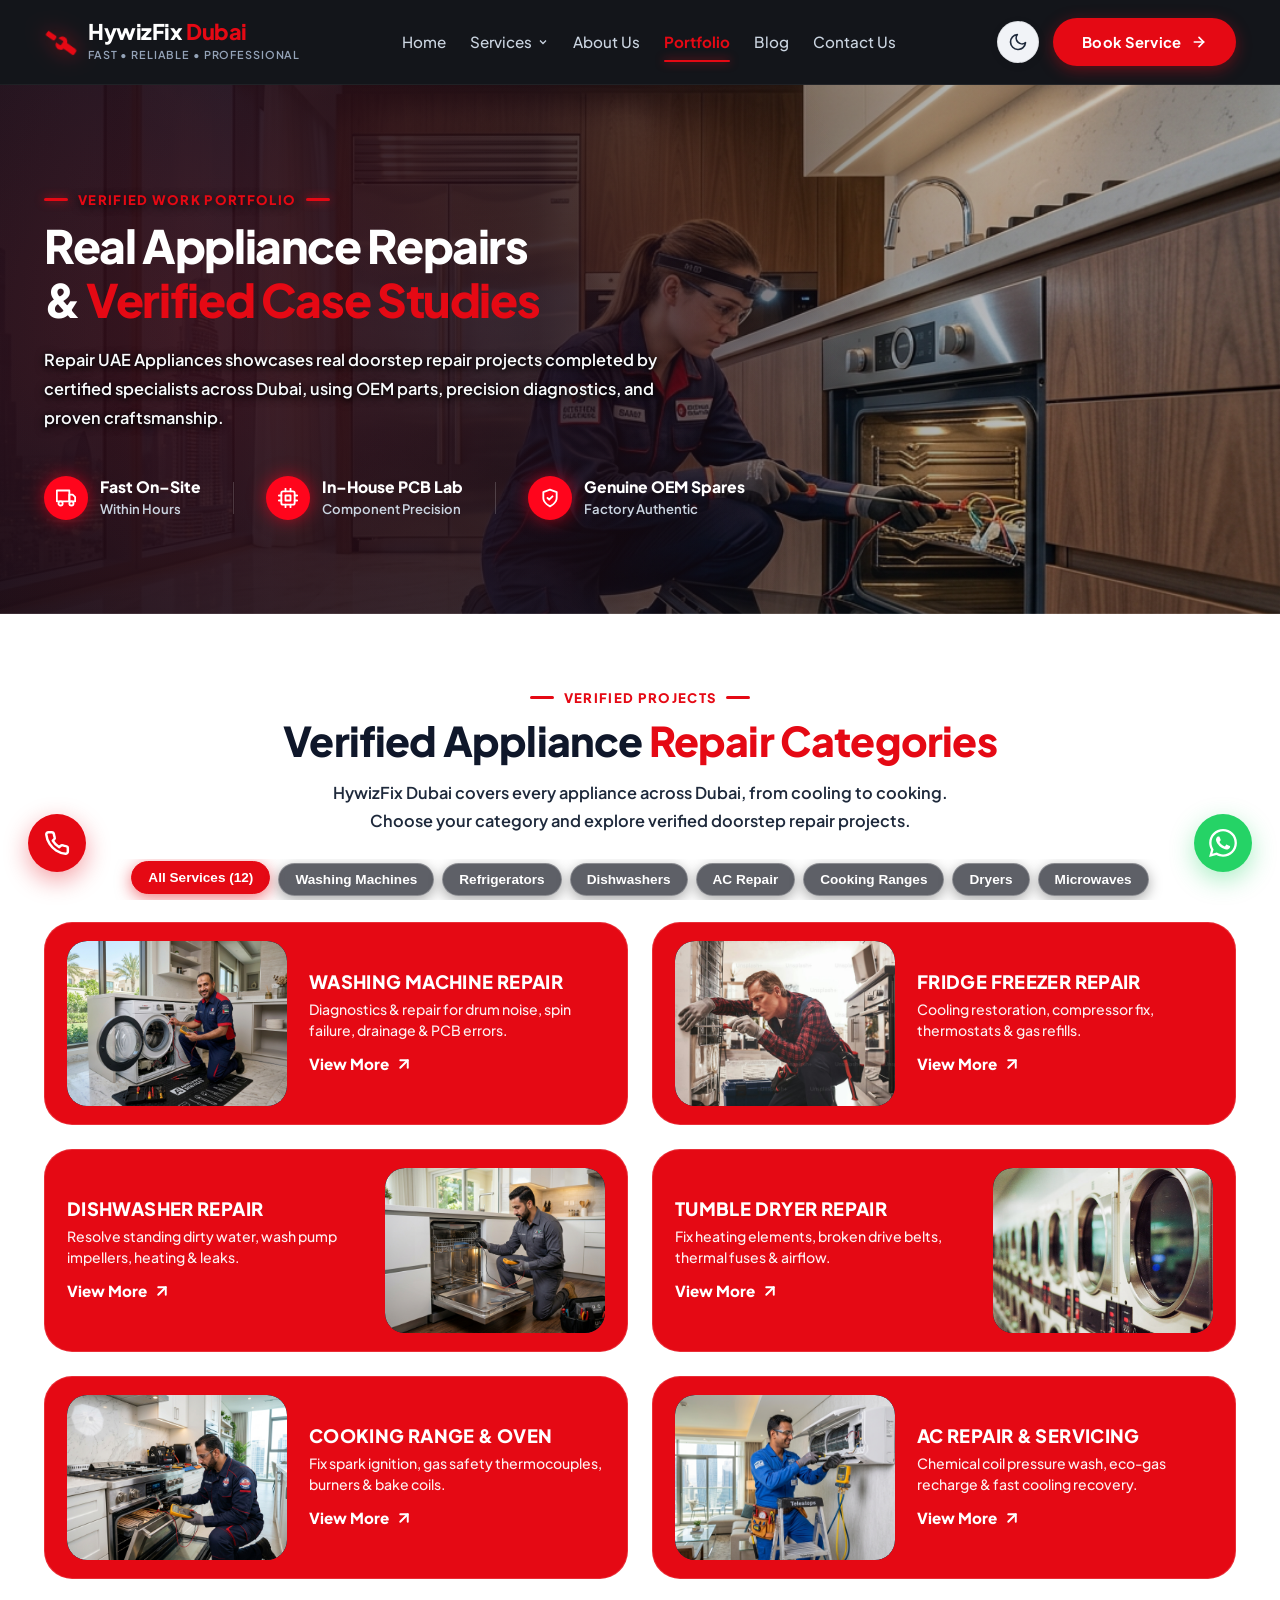
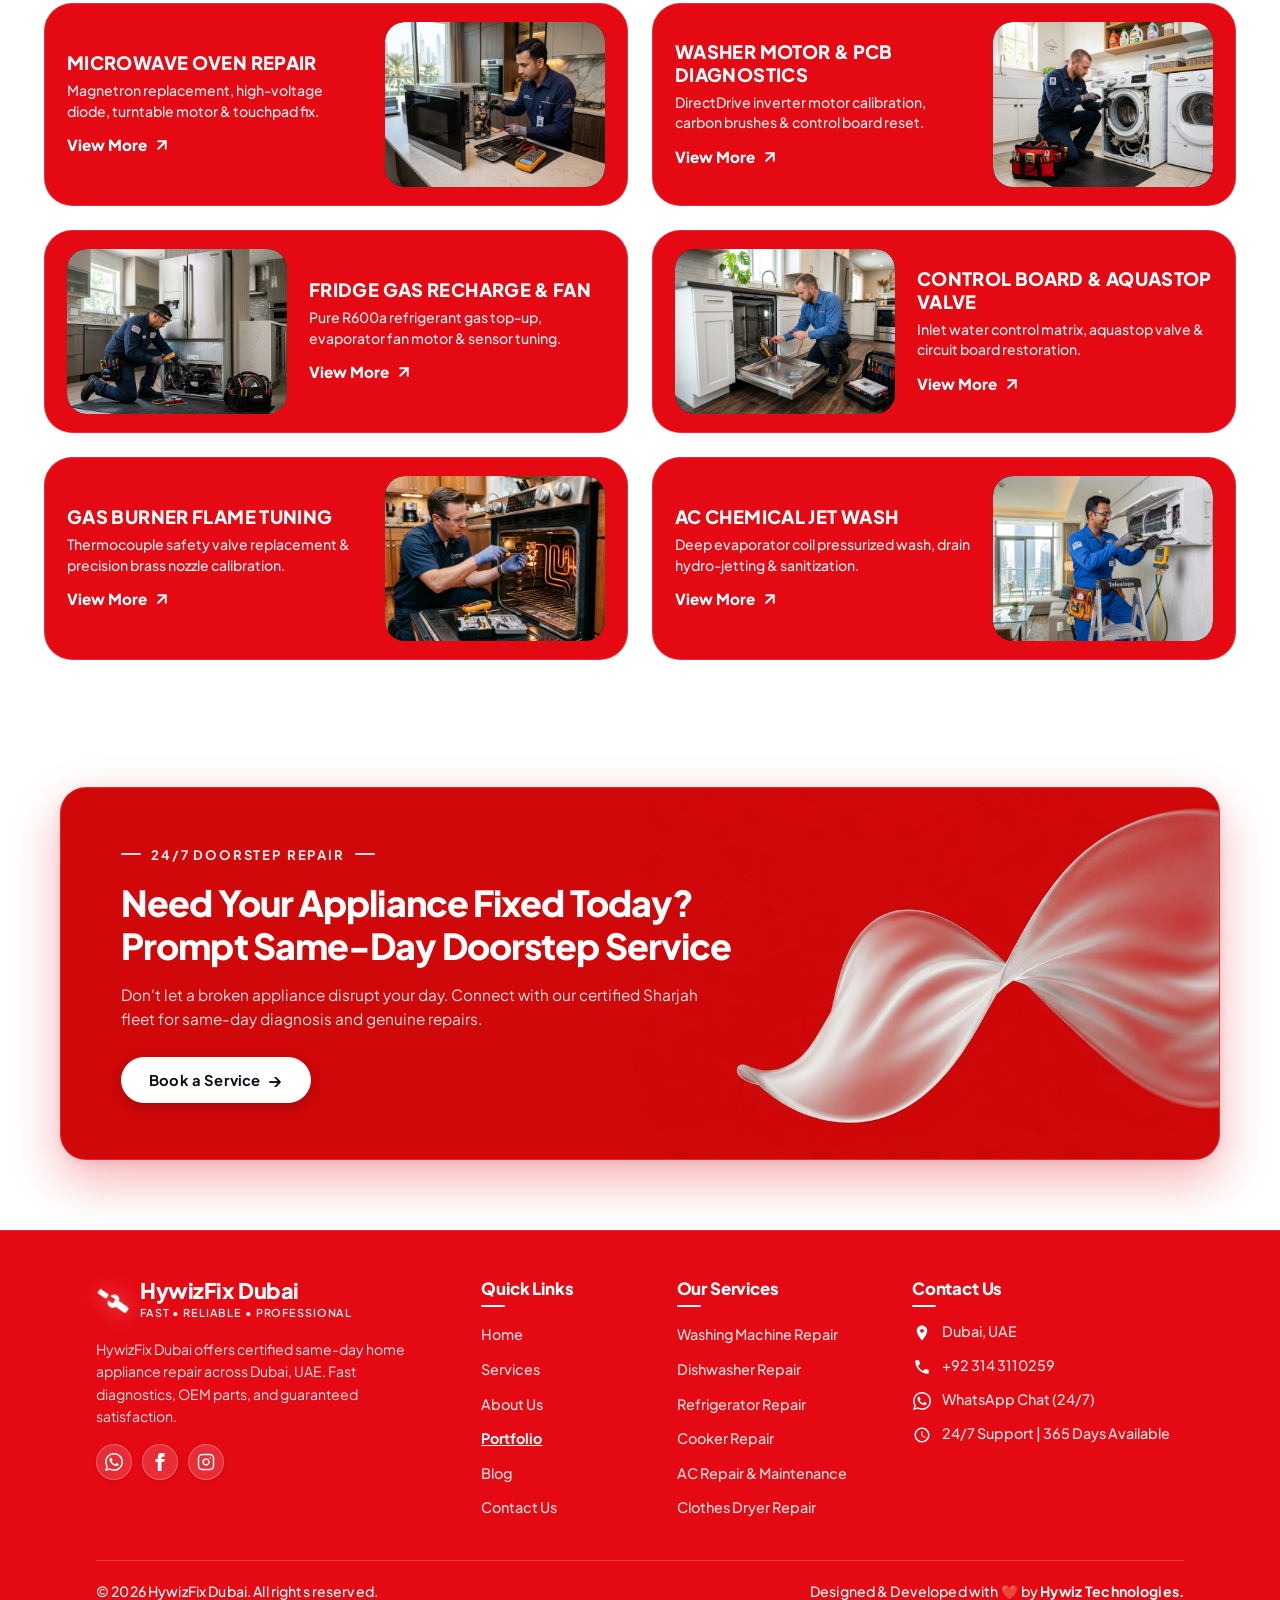
<file: portfolio.html>
<!DOCTYPE html>
<html lang="en">
<head>
  <meta charset="UTF-8" />
  <meta name="viewport" content="width=device-width, initial-scale=1.0" />
  <title>Our Portfolio & Case Studies | HywizFix Dubai — Verified Appliance Repairs</title>
  <meta name="description" content="Explore verified doorstep appliance repair case studies across Dubai by HywizFix. Real fixes for Washing Machines, Refrigerators, Dishwashers, ACs, Ovens & Dryers in Dubai Marina, Palm Jumeirah, Downtown & JVC." />
  <link rel="preconnect" href="https://fonts.googleapis.com" />
  <link rel="preconnect" href="https://fonts.gstatic.com" crossorigin />
  <link href="https://fonts.googleapis.com/css2?family=Plus+Jakarta+Sans:wght@400;500;600;700;800&display=swap" rel="stylesheet" />
  <link rel="stylesheet" href="assets/css/style.css?v=9.5" />
  <script>
    (function () {
      try {
        if (localStorage.getItem('rua-theme') === 'dark') {
          document.documentElement.setAttribute('data-theme', 'dark');
        }
      } catch (e) {}
    })();
  </script>
</head>
<body class="portfolio-page-body">


  <!-- Main Navigation Header Matching Website Theme -->
  <header class="site-nav-header">
    <div class="container nav-inner-container">
      <!-- Brand Logo (Red Wrench + HywizFix Dubai) -->
      <a href="index.html" class="brand-identity" aria-label="HywizFix Dubai">
        <svg class="brand-wrench-svg" viewBox="0 0 24 24" fill="currentColor">
          <path d="M22.7 19.3l-5.6-5.6c.7-1.4.5-3.2-.6-4.3-1.4-1.4-3.6-1.5-5.1-.4L14.7 12l-2.7 2.7-2.9-2.9c-1.1 1.5-1 3.7.4 5.1 1.1 1.1 2.9 1.3 4.3.6l5.6 5.6c.4.4 1 .4 1.4 0l1.9-1.9c.4-.4.4-1 0-1.4zM2.8 5.6l4.2 4.2c.4.4 1 .4 1.4 0l1.4-1.4c.4-.4.4-1 0-1.4L5.6 2.8C5.2 2.4 4.6 2.4 4.2 2.8L2.8 4.2c-.4.4-.4 1 0 1.4z"/>
        </svg>
        <div class="brand-title-wrap">
          <div class="brand-main-text">HywizFix <span class="brand-red">Dubai</span></div>
          <div class="brand-sub-tagline">Fast &bull; Reliable &bull; Professional</div>
        </div>
      </a>

      <!-- Center Nav Links -->
      <nav class="nav-desktop" aria-label="Main Navigation">
        <ul class="ref-nav-list">
          <li class="ref-nav-item">
            <a href="index.html" class="ref-nav-link">Home</a>
          </li>
          <li class="ref-nav-item has-dropdown">
            <a href="services.html" class="ref-nav-link">
              <span>Services</span>
              <svg width="12" height="12" viewBox="0 0 24 24" fill="none" stroke="currentColor" stroke-width="2.5"><polyline points="6 9 12 15 18 9"></polyline></svg>
            </a>
            <ul class="pill-dropdown-menu">
              <li>
                <a href="washing-machine-repair.html" class="pill-dropdown-link">
                  <div class="dropdown-icon-box">
                    <svg viewBox="0 0 24 24" fill="none" stroke="currentColor" stroke-width="2.2" stroke-linecap="round" stroke-linejoin="round">
                      <rect x="4" y="2" width="16" height="20" rx="3"></rect>
                      <circle cx="12" cy="13" r="5"></circle>
                      <circle cx="12" cy="13" r="2"></circle>
                    </svg>
                  </div>
                  <span class="dropdown-item-title">Washing Machine Repair</span>
                  <span class="dropdown-item-arrow">&rarr;</span>
                </a>
              </li>
              <li>
                <a href="services.html#service-fridge" class="pill-dropdown-link">
                  <div class="dropdown-icon-box">
                    <svg viewBox="0 0 24 24" fill="none" stroke="currentColor" stroke-width="2.2" stroke-linecap="round" stroke-linejoin="round">
                      <rect x="5" y="2" width="14" height="20" rx="2"></rect>
                      <line x1="5" y1="10" x2="19" y2="10"></line>
                    </svg>
                  </div>
                  <span class="dropdown-item-title">Refrigerator & Freezer Repair</span>
                  <span class="dropdown-item-arrow">&rarr;</span>
                </a>
              </li>
              <li>
                <a href="dishwasher-repair.html" class="pill-dropdown-link">
                  <div class="dropdown-icon-box">
                    <svg viewBox="0 0 24 24" fill="none" stroke="currentColor" stroke-width="2.2" stroke-linecap="round" stroke-linejoin="round">
                      <rect x="4" y="3" width="16" height="18" rx="2"></rect>
                      <line x1="4" y1="8" x2="20" y2="8"></line>
                    </svg>
                  </div>
                  <span class="dropdown-item-title">Dishwasher Repair & Descaling</span>
                  <span class="dropdown-item-arrow">&rarr;</span>
                </a>
              </li>
              <li>
                <a href="dryer-repair.html" class="pill-dropdown-link">
                  <div class="dropdown-icon-box">
                    <svg viewBox="0 0 24 24" fill="none" stroke="currentColor" stroke-width="2.2" stroke-linecap="round" stroke-linejoin="round">
                      <rect x="4" y="2" width="16" height="20" rx="3"></rect>
                      <circle cx="12" cy="13" r="5"></circle>
                      <path d="M10 13c1-1 2-1 3 0s2 1 3 0"></path>
                    </svg>
                  </div>
                  <span class="dropdown-item-title">Clothes Dryer Repair</span>
                  <span class="dropdown-item-arrow">&rarr;</span>
                </a>
              </li>
              <li>
                <a href="cooker-repair.html" class="pill-dropdown-link">
                  <div class="dropdown-icon-box">
                    <svg viewBox="0 0 24 24" fill="none" stroke="currentColor" stroke-width="2.2" stroke-linecap="round" stroke-linejoin="round">
                      <rect x="4" y="3" width="16" height="18" rx="2"></rect>
                      <circle cx="8" cy="6" r="1" fill="currentColor"></circle>
                      <circle cx="12" cy="6" r="1" fill="currentColor"></circle>
                      <circle cx="16" cy="6" r="1" fill="currentColor"></circle>
                    </svg>
                  </div>
                  <span class="dropdown-item-title">Cooking Range & Cooker Repair</span>
                  <span class="dropdown-item-arrow">&rarr;</span>
                </a>
              </li>
              <li>
                <a href="microwave-repair.html" class="pill-dropdown-link">
                  <div class="dropdown-icon-box">
                    <svg viewBox="0 0 24 24" fill="none" stroke="currentColor" stroke-width="2.2" stroke-linecap="round" stroke-linejoin="round">
                      <rect x="3" y="4" width="18" height="16" rx="2"></rect>
                      <rect x="6" y="7" width="9" height="10" rx="1"></rect>
                    </svg>
                  </div>
                  <span class="dropdown-item-title">Microwave Oven Repair</span>
                  <span class="dropdown-item-arrow">&rarr;</span>
                </a>
              </li>
            </ul>
          </li>
          <li class="ref-nav-item">
            <a href="about.html" class="ref-nav-link">About Us</a>
          </li>
          <li class="ref-nav-item">
            <a href="portfolio.html" class="ref-nav-link active">Portfolio</a>
          </li>
          <li class="ref-nav-item">
            <a href="blog.html" class="ref-nav-link">Blog</a>
          </li>
          <li class="ref-nav-item">
            <a href="contact.html" class="ref-nav-link">Contact Us</a>
          </li>
        </ul>
      </nav>

      <!-- Right Action Controls -->
      <div class="header-actions">
        <!-- Theme Toggle Button -->
        <button class="theme-toggle-btn" id="themeToggleBtn" type="button" aria-label="Toggle dark/light theme" title="Toggle theme">
          <svg id="sunIcon" style="display:none;" viewBox="0 0 24 24" fill="none" stroke="currentColor" stroke-width="2" stroke-linecap="round" stroke-linejoin="round">
            <circle cx="12" cy="12" r="5"></circle>
            <line x1="12" y1="1" x2="12" y2="3"></line>
            <line x1="12" y1="21" x2="12" y2="23"></line>
            <line x1="4.22" y1="4.22" x2="5.64" y2="5.64"></line>
            <line x1="18.36" y1="18.36" x2="19.78" y2="19.78"></line>
            <line x1="1" y1="12" x2="3" y2="12"></line>
            <line x1="21" y1="12" x2="23" y2="12"></line>
            <line x1="4.22" y1="19.78" x2="5.64" y2="18.36"></line>
            <line x1="18.36" y1="5.64" x2="19.78" y2="4.22"></line>
          </svg>
          <svg id="moonIcon" viewBox="0 0 24 24" fill="none" stroke="currentColor" stroke-width="2" stroke-linecap="round" stroke-linejoin="round">
            <path d="M21 12.79A9 9 0 1 1 11.21 3 7 7 0 0 0 21 12.79z"></path>
          </svg>
        </button>

        <!-- CTA Header Button -->
        <a href="https://wa.me/923143110259?text=Hello%20HywizFix%20Dubai%2C%20I%20need%20to%20book%20a%20repair%20service." target="_blank" rel="noopener noreferrer" class="btn-cta-header" id="headerCtaBtn" aria-label="Book Service">
          <span>Book Service</span>
          <svg class="arrow-icon" viewBox="0 0 24 24" fill="none" stroke="currentColor" stroke-width="2.5" stroke-linecap="round" stroke-linejoin="round">
            <line x1="5" y1="12" x2="19" y2="12"></line>
            <polyline points="12 5 19 12 12 19"></polyline>
          </svg>
        </a>
      </div>

      <!-- Mobile Hamburger Toggle -->
      <button class="mobile-nav-toggle-btn" id="mobile-menu-toggle-btn" aria-label="Open menu">
        <svg width="24" height="24" viewBox="0 0 24 24" fill="none" stroke="currentColor" stroke-width="2"><line x1="3" y1="12" x2="21" y2="12"></line><line x1="3" y1="6" x2="21" y2="6"></line><line x1="3" y1="18" x2="21" y2="18"></line></svg>
      </button>
    </div>

    <!-- Mobile Dropdown Drawer -->
    <div id="mobile-nav-dropdown" style="display: none; background: #05070c; border-top: 1px solid rgba(255, 255, 255, 0.08); padding: 20px 24px;">
      <div style="display: flex; flex-direction: column; gap: 16px; font-weight: 600;">
        <a href="index.html" style="color: #cbd5e1;">Home</a>
        <a href="services.html" style="color: #cbd5e1;">Services (All 6)</a>
        <a href="about.html" style="color: #cbd5e1;">About Us</a>
        <a href="portfolio.html" style="color: #e50914;">Portfolio</a>
        <a href="blog.html" style="color: #cbd5e1;">Blog</a>
        <a href="contact.html" style="color: #cbd5e1;">Contact Us</a>
        <div style="display: flex; flex-direction: column; gap: 10px; padding-top: 12px; border-top: 1px solid rgba(255, 255, 255, 0.08);">
          <a href="https://wa.me/923143110259?text=Hello%20HywizFix%20Dubai%2C%20I%20need%20to%20book%20a%20repair%20service." class="btn-cta-header" style="width: 100%; justify-content: center; text-align: center;">
            <span>Book Service</span>
            <svg class="arrow-icon" viewBox="0 0 24 24" fill="none" stroke="currentColor" stroke-width="2.5" stroke-linecap="round" stroke-linejoin="round">
              <line x1="5" y1="12" x2="19" y2="12"></line>
              <polyline points="12 5 19 12 12 19"></polyline>
            </svg>
          </a>
        </div>
      </div>
    </div>
  </header>

  <!-- ==========================================================================
       SECTION 1: PORTFOLIO HERO BANNER (Fixed Background Image)
       ========================================================================== -->
  <section class="portfolio-hero-banner" id="portfolioHeroBanner">
    <div class="container">
      <div class="portfolio-hero-content">
        
        <!-- Eyebrow with Red Dash from Reference Image -->
        <div class="portfolio-ref-eyebrow-wrap">
          <span class="ref-red-dash"></span>
          <span class="ref-eyebrow-text">VERIFIED WORK PORTFOLIO</span>
          <span class="ref-red-dash"></span>
        </div>

        <!-- Main Heading from Reference Image -->
        <h1 class="portfolio-hero-title">
          Real Appliance Repairs<br />
          &amp; <span class="text-red-highlight">Verified Case Studies</span>
        </h1>

        <!-- Lead Paragraph from Reference Image -->
        <p class="portfolio-hero-lead">
          Repair UAE Appliances showcases real doorstep repair projects completed by certified specialists across Dubai, using OEM parts, precision diagnostics, and proven craftsmanship.
        </p>

        <!-- 3 Feature Badges matching Reference Image (Fast On–Site | In–House PCB Lab | Genuine OEM Spares) -->
        <div class="portfolio-feature-pills-row">
          <!-- Item 1: Fast On–Site -->
          <div class="portfolio-feature-pill">
            <div class="feature-pill-icon">
              <svg width="20" height="20" viewBox="0 0 24 24" fill="none" stroke="currentColor" stroke-width="2.2" stroke-linecap="round" stroke-linejoin="round">
                <rect x="1" y="3" width="15" height="13"></rect>
                <polygon points="16 8 20 8 23 11 23 16 16 16 16 8"></polygon>
                <circle cx="5.5" cy="18.5" r="2.5"></circle>
                <circle cx="18.5" cy="18.5" r="2.5"></circle>
              </svg>
            </div>
            <div class="feature-pill-content">
              <div class="feature-pill-title">Fast On–Site</div>
              <div class="feature-pill-sub">Within Hours</div>
            </div>
          </div>

          <!-- Divider 1 -->
          <div class="feature-pill-divider"></div>

          <!-- Item 2: In–House PCB Lab -->
          <div class="portfolio-feature-pill">
            <div class="feature-pill-icon">
              <svg width="20" height="20" viewBox="0 0 24 24" fill="none" stroke="currentColor" stroke-width="2.2" stroke-linecap="round" stroke-linejoin="round">
                <rect x="4" y="4" width="16" height="16" rx="2"></rect>
                <rect x="9" y="9" width="6" height="6"></rect>
                <line x1="9" y1="1" x2="9" y2="4"></line>
                <line x1="15" y1="1" x2="15" y2="4"></line>
                <line x1="9" y1="20" x2="9" y2="23"></line>
                <line x1="15" y1="20" x2="15" y2="23"></line>
                <line x1="20" y1="9" x2="23" y2="9"></line>
                <line x1="20" y1="15" x2="23" y2="15"></line>
                <line x1="1" y1="9" x2="4" y2="9"></line>
                <line x1="1" y1="15" x2="4" y2="15"></line>
              </svg>
            </div>
            <div class="feature-pill-content">
              <div class="feature-pill-title">In–House PCB Lab</div>
              <div class="feature-pill-sub">Component Precision</div>
            </div>
          </div>

          <!-- Divider 2 -->
          <div class="feature-pill-divider"></div>

          <!-- Item 3: Genuine OEM Spares -->
          <div class="portfolio-feature-pill">
            <div class="feature-pill-icon">
              <svg width="20" height="20" viewBox="0 0 24 24" fill="none" stroke="currentColor" stroke-width="2.2" stroke-linecap="round" stroke-linejoin="round">
                <path d="M12 22s8-4 8-10V5l-8-3-8 3v7c0 6 8 10 8 10z"></path>
                <polyline points="9 12 11 14 15 10"></polyline>
              </svg>
            </div>
            <div class="feature-pill-content">
              <div class="feature-pill-title">Genuine OEM Spares</div>
              <div class="feature-pill-sub">Factory Authentic</div>
            </div>
          </div>
        </div>
      </div>
    </div>
  </section>

  <!-- ==========================================================================
       SECTION 2: VERIFIED APPLIANCE REPAIR PROJECTS SHOWCASE
       ========================================================================== -->
  <section class="portfolio-grid-section" id="verified-projects">
    <div class="container">
      
      <!-- Section Header Block -->
      <div class="section-heading-block centered">
        <div class="services-eyebrow-line">
          <span class="services-dash-bar"></span>
          <span class="services-eyebrow-tag">VERIFIED PROJECTS</span>
          <span class="services-dash-bar"></span>
        </div>
        <h2 class="section-title">Verified Appliance <span class="brand-red">Repair Categories</span></h2>
        <p class="section-lede">HywizFix Dubai covers every appliance across Dubai, from cooling to cooking. Choose your category and explore verified doorstep repair projects.</p>
      </div>

      <!-- Filter Navigation Bar -->
      <div class="portfolio-filter-bar" id="portfolioFilterBar" style="margin-bottom: 22px;">
        <button class="portfolio-filter-btn active" data-filter="all">All Services (12)</button>
        <button class="portfolio-filter-btn" data-filter="washer">Washing Machines</button>
        <button class="portfolio-filter-btn" data-filter="fridge">Refrigerators</button>
        <button class="portfolio-filter-btn" data-filter="dishwasher">Dishwashers</button>
        <button class="portfolio-filter-btn" data-filter="ac">AC Repair</button>
        <button class="portfolio-filter-btn" data-filter="cooker">Cooking Ranges</button>
        <button class="portfolio-filter-btn" data-filter="dryer">Dryers</button>
        <button class="portfolio-filter-btn" data-filter="microwave">Microwaves</button>
      </div>

      <!-- 2-Column 12 Portfolio Cards Grid (Exact Alternating Layout Matching Reference media_1789544632251.png) -->
      <div class="portfolio-cards-grid" id="portfolioCardsGrid">

        <!-- ROW 1 (Cards 1 & 2): Image LEFT, Content RIGHT -->
        <!-- Card 1: Washing Machine Repair -->
        <div class="portfolio-cat-card" data-category="washer" onclick="openPortfolioModal('wm')">
          <div class="p-card-media">
            <img src="assets/images/services/washing-machine.jpg" alt="Washing Machine Repair in Dubai" class="p-card-img" loading="lazy" />
          </div>
          <div class="p-card-body">
            <div class="p-card-text">
              <h3 class="p-card-title">WASHING MACHINE REPAIR</h3>
              <p class="p-card-desc">Diagnostics &amp; repair for drum noise, spin failure, drainage &amp; PCB errors.</p>
            </div>
            <div class="p-card-link-wrap">
              <span class="p-card-link-btn">
                <span>View More</span>
                <svg width="18" height="18" viewBox="0 0 24 24" fill="none" stroke="currentColor" stroke-width="2.6" stroke-linecap="round" stroke-linejoin="round"><line x1="7" y1="17" x2="17" y2="7"></line><polyline points="7 7 17 7 17 17"></polyline></svg>
              </span>
            </div>
          </div>
        </div>

        <!-- Card 2: Fridge Freezer Repair -->
        <div class="portfolio-cat-card" data-category="fridge" onclick="openPortfolioModal('refrigerator')">
          <div class="p-card-media">
            <img src="assets/images/services/refrigerator.jpg" alt="Refrigerator Repair in Dubai" class="p-card-img" loading="lazy" />
          </div>
          <div class="p-card-body">
            <div class="p-card-text">
              <h3 class="p-card-title">FRIDGE FREEZER REPAIR</h3>
              <p class="p-card-desc">Cooling restoration, compressor fix, thermostats &amp; gas refills.</p>
            </div>
            <div class="p-card-link-wrap">
              <span class="p-card-link-btn">
                <span>View More</span>
                <svg width="18" height="18" viewBox="0 0 24 24" fill="none" stroke="currentColor" stroke-width="2.6" stroke-linecap="round" stroke-linejoin="round"><line x1="7" y1="17" x2="17" y2="7"></line><polyline points="7 7 17 7 17 17"></polyline></svg>
              </span>
            </div>
          </div>
        </div>

        <!-- ROW 2 (Cards 3 & 4): Content LEFT, Image RIGHT (p-card-reversed) -->
        <!-- Card 3: Dishwasher Repair -->
        <div class="portfolio-cat-card p-card-reversed" data-category="dishwasher" onclick="openPortfolioModal('dishwasher')">
          <div class="p-card-media">
            <img src="assets/images/services/dishwasher.jpg" alt="Dishwasher Repair in Dubai" class="p-card-img" loading="lazy" />
          </div>
          <div class="p-card-body">
            <div class="p-card-text">
              <h3 class="p-card-title">DISHWASHER REPAIR</h3>
              <p class="p-card-desc">Resolve standing dirty water, wash pump impellers, heating &amp; leaks.</p>
            </div>
            <div class="p-card-link-wrap">
              <span class="p-card-link-btn">
                <span>View More</span>
                <svg width="18" height="18" viewBox="0 0 24 24" fill="none" stroke="currentColor" stroke-width="2.6" stroke-linecap="round" stroke-linejoin="round"><line x1="7" y1="17" x2="17" y2="7"></line><polyline points="7 7 17 7 17 17"></polyline></svg>
              </span>
            </div>
          </div>
        </div>

        <!-- Card 4: Tumble Dryer Repair -->
        <div class="portfolio-cat-card p-card-reversed" data-category="dryer" onclick="openPortfolioModal('dryer-service')">
          <div class="p-card-media">
            <img src="assets/images/services/dryer.jpg" alt="Clothes Dryer Repair in Dubai" class="p-card-img" loading="lazy" />
          </div>
          <div class="p-card-body">
            <div class="p-card-text">
              <h3 class="p-card-title">TUMBLE DRYER REPAIR</h3>
              <p class="p-card-desc">Fix heating elements, broken drive belts, thermal fuses &amp; airflow.</p>
            </div>
            <div class="p-card-link-wrap">
              <span class="p-card-link-btn">
                <span>View More</span>
                <svg width="18" height="18" viewBox="0 0 24 24" fill="none" stroke="currentColor" stroke-width="2.6" stroke-linecap="round" stroke-linejoin="round"><line x1="7" y1="17" x2="17" y2="7"></line><polyline points="7 7 17 7 17 17"></polyline></svg>
              </span>
            </div>
          </div>
        </div>

        <!-- ROW 3 (Cards 5 & 6): Image LEFT, Content RIGHT -->
        <!-- Card 5: Cooking Range & Oven -->
        <div class="portfolio-cat-card" data-category="cooker" onclick="openPortfolioModal('cooking-range')">
          <div class="p-card-media">
            <img src="assets/images/services/cooker.jpg" alt="Cooker Repair in Dubai" class="p-card-img" loading="lazy" />
          </div>
          <div class="p-card-body">
            <div class="p-card-text">
              <h3 class="p-card-title">COOKING RANGE &amp; OVEN</h3>
              <p class="p-card-desc">Fix spark ignition, gas safety thermocouples, burners &amp; bake coils.</p>
            </div>
            <div class="p-card-link-wrap">
              <span class="p-card-link-btn">
                <span>View More</span>
                <svg width="18" height="18" viewBox="0 0 24 24" fill="none" stroke="currentColor" stroke-width="2.6" stroke-linecap="round" stroke-linejoin="round"><line x1="7" y1="17" x2="17" y2="7"></line><polyline points="7 7 17 7 17 17"></polyline></svg>
              </span>
            </div>
          </div>
        </div>

        <!-- Card 6: AC Repair & Servicing -->
        <div class="portfolio-cat-card" data-category="ac" onclick="openPortfolioModal('ac-service')">
          <div class="p-card-media">
            <img src="assets/images/services/ac-repair.jpg" alt="AC Repair & Chemical Coil Wash in Dubai" class="p-card-img" loading="lazy" />
          </div>
          <div class="p-card-body">
            <div class="p-card-text">
              <h3 class="p-card-title">AC REPAIR &amp; SERVICING</h3>
              <p class="p-card-desc">Chemical coil pressure wash, eco-gas recharge &amp; fast cooling recovery.</p>
            </div>
            <div class="p-card-link-wrap">
              <span class="p-card-link-btn">
                <span>View More</span>
                <svg width="18" height="18" viewBox="0 0 24 24" fill="none" stroke="currentColor" stroke-width="2.6" stroke-linecap="round" stroke-linejoin="round"><line x1="7" y1="17" x2="17" y2="7"></line><polyline points="7 7 17 7 17 17"></polyline></svg>
              </span>
            </div>
          </div>
        </div>

        <!-- ROW 4 (Cards 7 & 8): Content LEFT, Image RIGHT (p-card-reversed) -->
        <!-- Card 7: Microwave Oven Repair -->
        <div class="portfolio-cat-card p-card-reversed" data-category="microwave" onclick="openPortfolioModal('microwave-service')">
          <div class="p-card-media">
            <img src="assets/images/services/microwave-oven.jpg" alt="Microwave Oven Repair in Dubai" class="p-card-img" loading="lazy" />
          </div>
          <div class="p-card-body">
            <div class="p-card-text">
              <h3 class="p-card-title">MICROWAVE OVEN REPAIR</h3>
              <p class="p-card-desc">Magnetron replacement, high-voltage diode, turntable motor &amp; touchpad fix.</p>
            </div>
            <div class="p-card-link-wrap">
              <span class="p-card-link-btn">
                <span>View More</span>
                <svg width="18" height="18" viewBox="0 0 24 24" fill="none" stroke="currentColor" stroke-width="2.6" stroke-linecap="round" stroke-linejoin="round"><line x1="7" y1="17" x2="17" y2="7"></line><polyline points="7 7 17 7 17 17"></polyline></svg>
              </span>
            </div>
          </div>
        </div>

        <!-- Card 8: Washing Machine Inverter Motor & PCB -->
        <div class="portfolio-cat-card p-card-reversed" data-category="washer" onclick="openPortfolioModal('wm-motor')">
          <div class="p-card-media">
            <img src="assets/images/services/common-washer.jpg" alt="Drive Motor Diagnostics" class="p-card-img" loading="lazy" />
          </div>
          <div class="p-card-body">
            <div class="p-card-text">
              <h3 class="p-card-title">WASHER MOTOR &amp; PCB DIAGNOSTICS</h3>
              <p class="p-card-desc">DirectDrive inverter motor calibration, carbon brushes &amp; control board reset.</p>
            </div>
            <div class="p-card-link-wrap">
              <span class="p-card-link-btn">
                <span>View More</span>
                <svg width="18" height="18" viewBox="0 0 24 24" fill="none" stroke="currentColor" stroke-width="2.6" stroke-linecap="round" stroke-linejoin="round"><line x1="7" y1="17" x2="17" y2="7"></line><polyline points="7 7 17 7 17 17"></polyline></svg>
              </span>
            </div>
          </div>
        </div>

        <!-- ROW 5 (Cards 9 & 10): Image LEFT, Content RIGHT -->
        <!-- Card 9: Refrigerator Gas Recharge & Fan -->
        <div class="portfolio-cat-card" data-category="fridge" onclick="openPortfolioModal('fridge-fan')">
          <div class="p-card-media">
            <img src="assets/images/services/common-fridge.jpg" alt="Evaporator Fan Diagnostics" class="p-card-img" loading="lazy" />
          </div>
          <div class="p-card-body">
            <div class="p-card-text">
              <h3 class="p-card-title">FRIDGE GAS RECHARGE &amp; FAN</h3>
              <p class="p-card-desc">Pure R600a refrigerant gas top-up, evaporator fan motor &amp; sensor tuning.</p>
            </div>
            <div class="p-card-link-wrap">
              <span class="p-card-link-btn">
                <span>View More</span>
                <svg width="18" height="18" viewBox="0 0 24 24" fill="none" stroke="currentColor" stroke-width="2.6" stroke-linecap="round" stroke-linejoin="round"><line x1="7" y1="17" x2="17" y2="7"></line><polyline points="7 7 17 7 17 17"></polyline></svg>
              </span>
            </div>
          </div>
        </div>

        <!-- Card 10: Dishwasher Control Board & Aquastop -->
        <div class="portfolio-cat-card" data-category="dishwasher" onclick="openPortfolioModal('dishwasher-pcb')">
          <div class="p-card-media">
            <img src="assets/images/services/common-dishwasher.jpg" alt="Control Board & Valve Overhaul" class="p-card-img" loading="lazy" />
          </div>
          <div class="p-card-body">
            <div class="p-card-text">
              <h3 class="p-card-title">CONTROL BOARD &amp; AQUASTOP VALVE</h3>
              <p class="p-card-desc">Inlet water control matrix, aquastop valve &amp; circuit board restoration.</p>
            </div>
            <div class="p-card-link-wrap">
              <span class="p-card-link-btn">
                <span>View More</span>
                <svg width="18" height="18" viewBox="0 0 24 24" fill="none" stroke="currentColor" stroke-width="2.6" stroke-linecap="round" stroke-linejoin="round"><line x1="7" y1="17" x2="17" y2="7"></line><polyline points="7 7 17 7 17 17"></polyline></svg>
              </span>
            </div>
          </div>
        </div>

        <!-- ROW 6 (Cards 11 & 12): Content LEFT, Image RIGHT (p-card-reversed) -->
        <!-- Card 11: Gas Stove Burner Flame Tuning -->
        <div class="portfolio-cat-card p-card-reversed" data-category="cooker" onclick="openPortfolioModal('cooker-burner')">
          <div class="p-card-media">
            <img src="assets/images/services/common-cooker.jpg" alt="Gas Burner Flame Tuning" class="p-card-img" loading="lazy" />
          </div>
          <div class="p-card-body">
            <div class="p-card-text">
              <h3 class="p-card-title">GAS BURNER FLAME TUNING</h3>
              <p class="p-card-desc">Thermocouple safety valve replacement &amp; precision brass nozzle calibration.</p>
            </div>
            <div class="p-card-link-wrap">
              <span class="p-card-link-btn">
                <span>View More</span>
                <svg width="18" height="18" viewBox="0 0 24 24" fill="none" stroke="currentColor" stroke-width="2.6" stroke-linecap="round" stroke-linejoin="round"><line x1="7" y1="17" x2="17" y2="7"></line><polyline points="7 7 17 7 17 17"></polyline></svg>
              </span>
            </div>
          </div>
        </div>

        <!-- Card 12: Split AC Chemical Wash & Sanitization -->
        <div class="portfolio-cat-card p-card-reversed" data-category="ac" onclick="openPortfolioModal('ac-deep-clean')">
          <div class="p-card-media">
            <img src="assets/images/hero/service-ac-repair.jpg" alt="Split AC Chemical Wash in Dubai" class="p-card-img" loading="lazy" />
          </div>
          <div class="p-card-body">
            <div class="p-card-text">
              <h3 class="p-card-title">AC CHEMICAL JET WASH</h3>
              <p class="p-card-desc">Deep evaporator coil pressurized wash, drain hydro-jetting &amp; sanitization.</p>
            </div>
            <div class="p-card-link-wrap">
              <span class="p-card-link-btn">
                <span>View More</span>
                <svg width="18" height="18" viewBox="0 0 24 24" fill="none" stroke="currentColor" stroke-width="2.6" stroke-linecap="round" stroke-linejoin="round"><line x1="7" y1="17" x2="17" y2="7"></line><polyline points="7 7 17 7 17 17"></polyline></svg>
              </span>
            </div>
          </div>
        </div>

      </div>
    </div>
  </section>





  <!-- ==========================================================================
       Pre-Footer Standalone Elevated Red CTA Card (Site-Wide Standard)
       ========================================================================== -->
  <section class="global-prefooter-cta-section" id="prefooter-cta-card">
    <div class="container" style="max-width: 1200px; margin: 0 auto; padding: 0 20px;">
      <div class="cta-ref-card">
        <div class="cta-ref-content">
          <div class="cta-ref-eyebrow">
            <span class="cta-ref-dash">&mdash;</span>
            <span>24/7 DOORSTEP REPAIR</span>
          </div>
          <h2 class="cta-ref-title">
            Need Your Appliance Fixed Today? <br />Prompt Same-Day Doorstep Service
          </h2>
          <p class="cta-ref-desc">
            Don't let a broken appliance disrupt your day. Connect with our certified Sharjah fleet for same-day diagnosis and genuine repairs.
          </p>
          <div class="cta-ref-btns-row">
            <a href="tel:+923143110259" class="btn-ref-pill btn-ref-pill-white">
              <span>Book a Service</span>
              <span class="btn-arrow">&rarr;</span>
            </a>
          </div>
        </div>
      </div>
    </div>
  </section>

  <!-- ==========================================================================
       SITE FOOTER (Same-to-Same Across All Pages)
       ========================================================================== -->
  <footer class="site-footer-ref">
    <div class="container">
      <!-- Elevated Rounded Card -->
      <div class="footer-ref-card cols-2 lg:flex lg:flex-row lg:justify-between lg:items-start">
        <!-- Col 1: Brand Info -->
        <div class="footer-card-col footer-brand-col">
          <a href="index.html" class="brand-identity" aria-label="HywizFix Dubai">
            <svg class="brand-wrench-svg" viewBox="0 0 24 24" fill="currentColor">
              <path d="M22.7 19.3l-5.6-5.6c.7-1.4.5-3.2-.6-4.3-1.4-1.4-3.6-1.5-5.1-.4L14.7 12l-2.7 2.7-2.9-2.9c-1.1 1.5-1 3.7.4 5.1 1.1 1.1 2.9 1.3 4.3.6l5.6 5.6c.4.4 1 .4 1.4 0l1.9-1.9c.4-.4.4-1 0-1.4zM2.8 5.6l4.2 4.2c.4.4 1 .4 1.4 0l1.4-1.4c.4-.4.4-1 0-1.4L5.6 2.8C5.2 2.4 4.6 2.4 4.2 2.8L2.8 4.2c-.4.4-.4 1 0 1.4z"/>
            </svg>
            <div class="brand-title-wrap">
              <div class="brand-main-text">HywizFix <span class="brand-red">Dubai</span></div>
              <div class="brand-sub-tagline">Fast &bull; Reliable &bull; Professional</div>
            </div>
          </a>
          <p class="footer-ref-lede">
            HywizFix Dubai offers certified same-day home appliance repair across Dubai, UAE. Fast diagnostics, OEM parts, and guaranteed satisfaction.
          </p>
          <div class="footer-ref-socials">
            <a href="https://wa.me/923143110259?text=Hello%2C%20I%20need%20urgent%20appliance%20repair%20in%20Dubai" class="footer-social-circle" aria-label="WhatsApp" target="_blank" rel="noopener noreferrer">
              <svg width="18" height="18" viewBox="0 0 24 24" fill="currentColor"><path d="M.057 24l1.687-6.163c-1.041-1.804-1.588-3.849-1.587-5.946.003-6.556 5.338-11.891 11.893-11.891 3.181.001 6.167 1.24 8.413 3.488 2.245 2.248 3.481 5.236 3.48 8.414-.003 6.557-5.338 11.892-11.893 11.892-1.99-.001-3.951-.5-5.688-1.448l-6.305 1.654zm6.597-3.807c1.676.995 3.276 1.591 5.392 1.592 5.448 0 9.886-4.434 9.889-9.885.002-5.462-4.415-9.89-9.881-9.892-5.452 0-9.887 4.434-9.889 9.884-.001 2.225.651 3.891 1.746 5.634l-.999 3.648 3.742-.981zm11.387-5.464c-.074-.124-.272-.198-.57-.347-.297-.149-1.758-.868-2.031-.967-.272-.099-.47-.149-.669.149-.198.297-.768.967-.941 1.165-.173.198-.347.223-.644.074-.297-.149-1.255-.462-2.39-1.475-.883-.788-1.48-1.761-1.653-2.059-.173-.297-.018-.458.13-.606.134-.133.297-.347.446-.521.151-.172.2-.296.3-.495.099-.198.05-.372-.025-.521-.075-.148-.669-1.611-.916-2.206-.242-.579-.487-.501-.669-.51l-.57-.01c-.198 0-.52.074-.792.372s-1.04 1.016-1.04 2.479 1.065 2.876 1.213 3.074c.149.198 2.095 3.2 5.076 4.487.709.306 1.263.489 1.694.626.712.226 1.36.194 1.872.118.571-.085 1.758-.719 2.006-1.413.248-.695.248-1.29.173-1.414z"/></svg>
            </a>
            <a href="https://facebook.com" class="footer-social-circle" aria-label="Facebook" target="_blank" rel="noopener noreferrer">
              <svg width="18" height="18" viewBox="0 0 24 24" fill="currentColor"><path d="M9 8H6v4h3v12h5V12h3.642L18 8h-4V6.333C14 5.374 14.5 5 15.6 5H18V0h-3.808C10.595 0 9 1.583 9 4.615V8z"/></svg>
            </a>
            <a href="https://instagram.com" class="footer-social-circle" aria-label="Instagram" target="_blank" rel="noopener noreferrer">
              <svg width="18" height="18" viewBox="0 0 24 24" fill="none" stroke="currentColor" stroke-width="2" stroke-linecap="round" stroke-linejoin="round"><rect x="2" y="2" width="20" height="20" rx="5" ry="5"></rect><path d="M16 11.37A4 4 0 1 1 12.63 8 4 4 0 0 1 16 11.37z"></path><line x1="17.5" y1="6.5" x2="17.51" y2="6.5"></line></svg>
            </a>
          </div>
        </div>

        <!-- Col 2: Quick Links -->
        <div class="footer-card-col">
          <h3 class="footer-col-title">Quick Links</h3>
          <span class="footer-col-title-dash"></span>
          <ul class="footer-links-list">
            <li><a href="index.html">Home</a></li>
            <li><a href="services.html">Services</a></li>
            <li><a href="about.html">About Us</a></li>
            <li class="active"><a href="portfolio.html">Portfolio</a></li>
            <li><a href="blog.html">Blog</a></li>
            <li><a href="contact.html">Contact Us</a></li>
          </ul>
        </div>

        <!-- Col 3: Our Services -->
        <div class="footer-card-col">
          <h3 class="footer-col-title">Our Services</h3>
          <span class="footer-col-title-dash"></span>
          <ul class="footer-links-list">
            <li><a href="washing-machine-repair.html">Washing Machine Repair</a></li>
            <li><a href="dishwasher-repair.html">Dishwasher Repair</a></li>
            <li><a href="refrigerator-repair.html">Refrigerator Repair</a></li>
            <li><a href="cooker-repair.html">Cooker Repair</a></li>
            <li><a href="services.html#service-ac">AC Repair &amp; Maintenance</a></li>
            <li><a href="dryer-repair.html">Clothes Dryer Repair</a></li>
          </ul>
        </div>

        <!-- Col 4: Contact Us -->
        <div class="footer-card-col">
          <h3 class="footer-col-title">Contact Us</h3>
          <span class="footer-col-title-dash"></span>
          <div class="footer-contact-items">
            <div class="footer-contact-row">
              <span class="contact-icon-red">
                <svg width="18" height="18" viewBox="0 0 24 24" fill="currentColor"><path d="M12 2C8.13 2 5 5.13 5 9c0 5.25 7 13 7 13s7-7.75 7-13c0-3.87-3.13-7-7-7zm0 9.5c-1.38 0-2.5-1.12-2.5-2.5s1.12-2.5 2.5-2.5 2.5 1.12 2.5 2.5-1.12 2.5-2.5 2.5z"/></svg>
              </span>
              <span class="contact-text">Dubai, UAE</span>
            </div>
            <div class="footer-contact-row">
              <span class="contact-icon-red">
                <svg width="18" height="18" viewBox="0 0 24 24" fill="currentColor"><path d="M20.01 15.38c-1.23 0-2.42-.2-3.53-.56a.977.977 0 0 0-1.01.24l-2.2 2.2a15.05 15.05 0 0 1-6.59-6.59l2.2-2.21a.96.96 0 0 0 .25-1.01A11.36 11.36 0 0 1 8.57 3.99c0-.55-.45-1-1-1H4c-.55 0-1 .45-1 1 0 9.39 7.61 17 17 17 .55 0 1-.45 1-1v-3.61c0-.55-.45-1-.99-1z"/></svg>
              </span>
              <a href="tel:+923143110259" class="contact-text contact-link">+92 314 3110259</a>
            </div>
            <div class="footer-contact-row">
              <span class="contact-icon-red">
                <svg width="18" height="18" viewBox="0 0 24 24" fill="currentColor"><path d="M.057 24l1.687-6.163c-1.041-1.804-1.588-3.849-1.587-5.946.003-6.556 5.338-11.891 11.893-11.891 3.181.001 6.167 1.24 8.413 3.488 2.245 2.248 3.481 5.236 3.48 8.414-.003 6.557-5.338 11.892-11.893 11.892-1.99-.001-3.951-.5-5.688-1.448l-6.305 1.654zm6.597-3.807c1.676.995 3.276 1.591 5.392 1.592 5.448 0 9.886-4.434 9.889-9.885.002-5.462-4.415-9.89-9.881-9.892-5.452 0-9.887 4.434-9.889 9.884-.001 2.225.651 3.891 1.746 5.634l-.999 3.648 3.742-.981zm11.387-5.464c-.074-.124-.272-.198-.57-.347-.297-.149-1.758-.868-2.031-.967-.272-.099-.47-.149-.669.149-.198.297-.768.967-.941 1.165-.173.198-.347.223-.644.074-.297-.149-1.255-.462-2.39-1.475-.883-.788-1.48-1.761-1.653-2.059-.173-.297-.018-.458.13-.606.134-.133.297-.347.446-.521.151-.172.2-.296.3-.495.099-.198.05-.372-.025-.521-.075-.148-.669-1.611-.916-2.206-.242-.579-.487-.501-.669-.51l-.57-.01c-.198 0-.52.074-.792.372s-1.04 1.016-1.04 2.479 1.065 2.876 1.213 3.074c.149.198 2.095 3.2 5.076 4.487.709.306 1.263.489 1.694.626.712.226 1.36.194 1.872.118.571-.085 1.758-.719 2.006-1.413.248-.695.248-1.29.173-1.414z"/></svg>
              </span>
              <a href="https://wa.me/923143110259?text=Hello%2C%20I%20need%20urgent%20appliance%20repair%20in%20Dubai" class="contact-text contact-link" target="_blank" rel="noopener noreferrer">WhatsApp Chat (24/7)</a>
            </div>
            <div class="footer-contact-row">
              <span class="contact-icon-red">
                <svg width="18" height="18" viewBox="0 0 24 24" fill="currentColor"><path d="M11.99 2C6.47 2 2 6.48 2 12s4.47 10 9.99 10C17.52 22 22 17.52 22 12S17.52 2 11.99 2zM12 20c-4.42 0-8-3.58-8-8s3.58-8 8-8 8 3.58 8 8-3.58 8-8 8zm.5-13H11v6l5.25 3.15.75-1.23-4.5-2.67z"/></svg>
              </span>
              <span class="contact-text">24/7 Support | 365 Days Available</span>
            </div>
          </div>
        </div>
      </div>

            <!-- Copyright Bar -->
      <div class="footer-ref-bottom">
        <p class="footer-copy-left">&copy; 2026 HywizFix Dubai. All rights reserved.</p>
        <p class="footer-copy-right">Designed &amp; Developed with ❤️ by <a href="https://hywiz.com/" target="_blank" rel="noopener noreferrer">Hywiz Technologies.</a></p>
      </div>
    </div>
  </footer>

  <!-- Floating Action Buttons -->
  <!-- Bottom-Left: Red Emergency Call Button -->
  <a href="tel:+923143110259" class="floating-call-btn" aria-label="Call Emergency Dispatch" title="Emergency Call (+92 314 3110259)">
    <svg width="26" height="26" viewBox="0 0 24 24" fill="none" stroke="currentColor" stroke-width="2.3" stroke-linecap="round" stroke-linejoin="round">
      <path d="M22 16.92v3a2 2 0 0 1-2.18 2 19.79 19.79 0 0 1-8.63-3.07 19.5 19.5 0 0 1-6-6 19.79 19.79 0 0 1-3.07-8.67A2 2 0 0 1 4.11 2h3a2 2 0 0 1 2 1.72 12.84 12.84 0 0 0 .7 2.81 2 2 0 0 1-.45 2.11L8.09 9.91a16 16 0 0 0 6 6l1.27-1.27a2 2 0 0 1 2.11-.45 12.84 12.84 0 0 0 2.81.7A2 2 0 0 1 22 16.92z"></path>
    </svg>
  </a>

  <!-- Bottom-Right: Green WhatsApp Quick Button -->
  <a href="https://wa.me/923143110259?text=Hello%2C%20I%20need%20urgent%20appliance%20repair%20in%20Dubai" class="floating-wa-btn" aria-label="Chat on WhatsApp" target="_blank" rel="noopener noreferrer" title="WhatsApp 24/7 Dispatch">
    <svg width="28" height="28" viewBox="0 0 24 24" fill="currentColor"><path d="M.057 24l1.687-6.163c-1.041-1.804-1.588-3.849-1.587-5.946.003-6.556 5.338-11.891 11.893-11.891 3.181.001 6.167 1.24 8.413 3.488 2.245 2.248 3.481 5.236 3.48 8.414-.003 6.557-5.338 11.892-11.893 11.892-1.99-.001-3.951-.5-5.688-1.448l-6.305 1.654zm6.597-3.807c1.676.995 3.276 1.591 5.392 1.592 5.448 0 9.886-4.434 9.889-9.885.002-5.462-4.415-9.89-9.881-9.892-5.452 0-9.887 4.434-9.889 9.884-.001 2.225.651 3.891 1.746 5.634l-.999 3.648 3.742-.981zm11.387-5.464c-.074-.124-.272-.198-.57-.347-.297-.149-1.758-.868-2.031-.967-.272-.099-.47-.149-.669.149-.198.297-.768.967-.941 1.165-.173.198-.347.223-.644.074-.297-.149-1.255-.462-2.39-1.475-.883-.788-1.48-1.761-1.653-2.059-.173-.297-.018-.458.13-.606.134-.133.297-.347.446-.521.151-.172.2-.296.3-.495.099-.198.05-.372-.025-.521-.075-.148-.669-1.611-.916-2.206-.242-.579-.487-.501-.669-.51l-.57-.01c-.198 0-.52.074-.792.372s-1.04 1.016-1.04 2.479 1.065 2.876 1.213 3.074c.149.198 2.095 3.2 5.076 4.487.709.306 1.263.489 1.694.626.712.226 1.36.194 1.872.118.571-.085 1.758-.719 2.006-1.413.248-.695.248-1.29.173-1.414z"/></svg>
  </a>

  <!-- Mobile Sticky Emergency Bottom Bar -->
  <div class="mobile-emergency-bar">
    <a href="tel:+923143110259" class="mobile-bar-btn call-action">
      <svg width="18" height="18" viewBox="0 0 24 24" fill="none" stroke="currentColor" stroke-width="2.2"><path d="M22 16.92v3a2 2 0 0 1-2.18 2 19.79 19.79 0 0 1-8.63-3.07 19.5 19.5 0 0 1-6-6 19.79 19.79 0 0 1-3.07-8.67A2 2 0 0 1 4.11 2h3a2 2 0 0 1 2 1.72 12.84 12.84 0 0 0 .7 2.81 2 2 0 0 1-.45 2.11L8.09 9.91a16 16 0 0 0 6 6l1.27-1.27a2 2 0 0 1 2.11-.45 12.84 12.84 0 0 0 2.81.7A2 2 0 0 1 22 16.92z"></path></svg>
      <span>Call Dispatch</span>
    </a>
    <a href="https://wa.me/923143110259?text=Hello%2C%20I%20need%20urgent%20appliance%20repair%20in%20Dubai" class="mobile-bar-btn whatsapp-action">
      <svg width="18" height="18" viewBox="0 0 24 24" fill="none" stroke="currentColor" stroke-width="2.2"><path d="M21 11.5a8.38 8.38 0 0 1-.9 3.8 8.5 8.5 0 0 1-7.6 4.7 8.38 8.38 0 0 1-3.8-.9L3 21l1.9-5.7a8.38 8.38 0 0 1-.9-3.8 8.5 8.5 0 0 1 4.7-7.6 8.38 8.38 0 0 1 3.8-.9h.5a8.48 8.48 0 0 1 8 8v.5z"></path></svg>
      <span>WhatsApp 24/7</span>
    </a>
  </div>

  <!-- ==========================================================================
       MODAL: CASE STUDY DETAIL LIGHTBOX (Executive 3-Tier Polish)
       ========================================================================== -->
  <div class="portfolio-modal-overlay" id="portfolioModalOverlay" onclick="closePortfolioModal()">
    <div class="portfolio-modal-container" id="portfolioModalContainer" onclick="event.stopPropagation()">
      <div id="portfolioModalDynamicContent"></div>
    </div>
  </div>

  <!-- JavaScript -->
  <script src="assets/js/main.js?v=8.6"></script>
  <script>
    // Portfolio Data Store for Interactive Lightbox
    const PORTFOLIO_CASES = {
      'wm': {
        title: 'Washing Machine Drum & Spin Repair',
        location: 'Dubai Marina — Marina Promenade',
        time: '40 Minutes',
        cost: 'AED 150',
        service: 'Washing Machine Repair',
        brand: 'LG DirectDrive 9kg',
        slides: [
          { img: 'assets/images/services/washing-machine.jpg', tag: '🔍 Slide 1/3: Drum Vibration Diagnosis' },
          { img: 'assets/images/services/common-washer.jpg', tag: '🛠️ Slide 2/3: SKF Bearing & Seal Assembly' },
          { img: 'assets/images/hero/service-washing-machine-repair.jpg', tag: '✅ Slide 3/3: 1400 RPM Spin Test Passed' }
        ],
        issue: 'Severe drum vibration and grinding rumble during high-speed spin cycle.',
        solution: 'Installed new SKF drum bearings, oil seal, and heavy-duty dampening shock struts.',
        parts: 'OEM SKF Sealed Bearings + Silicone Oil Gasket',
        warranty: '90 Days Guarantee on Parts & Service',
        quoteText: 'Hello HywizFix, I saw your portfolio case study for Washing Machine Repair in Dubai Marina and need service.'
      },
      'refrigerator': {
        title: 'Refrigerator & Freezer Repair',
        location: 'Palm Jumeirah — Luxury Villa',
        time: '50 Minutes',
        cost: 'AED 180',
        service: 'Refrigerator Repair',
        brand: 'Samsung French Door Inverter',
        slides: [
          { img: 'assets/images/services/refrigerator.jpg', tag: '🔍 Slide 1/3: Evaporator Frost Inspection' },
          { img: 'assets/images/services/common-fridge.jpg', tag: '🛠️ Slide 2/3: Digital Thermistor Replacement' },
          { img: 'assets/images/hero/service-refrigerator-repair.jpg', tag: '✅ Slide 3/3: 3°C Cabinet Temperature Verified' }
        ],
        issue: 'Freezer freezing properly, but upper fresh food section warming up to 15°C.',
        solution: 'Replaced digital defrost sensor, cleared frosted duct, and installed motorized airflow damper.',
        parts: 'Defrost Thermistor + Airflow Damper Motor',
        warranty: '90 Days Guarantee on Parts & Service',
        quoteText: 'Hello HywizFix, I saw your portfolio case study for Refrigerator Repair in Palm Jumeirah and need service.'
      },
      'dishwasher': {
        title: 'Dishwasher Repair & Descaling',
        location: 'Downtown Dubai — Boulevard',
        time: '35 Minutes',
        cost: 'AED 140',
        service: 'Dishwasher Repair',
        brand: 'Siemens iQ500 Built-In',
        slides: [
          { img: 'assets/images/services/dishwasher.jpg', tag: '🔍 Slide 1/3: E24 Drain Error Inspection' },
          { img: 'assets/images/services/common-dishwasher.jpg', tag: '🛠️ Slide 2/3: Synchronous Pump & Valve Swap' },
          { img: 'assets/images/hero/about-technician-repair.jpg', tag: '✅ Slide 3/3: Full Wash & Rinse Cycle Test' }
        ],
        issue: 'E24 error code with dirty standing water not draining out mid-cycle.',
        solution: 'De-scaled synchronous drain pump, cleared impellers, and installed new check valve.',
        parts: 'OEM Drain Pump Chamber + Solenoid Valve',
        warranty: '90 Days Guarantee on Parts & Service',
        quoteText: 'Hello HywizFix, I saw your portfolio case study for Dishwasher Repair in Downtown Dubai and need service.'
      },
      'ac-service': {
        title: 'AC Repair & Chemical Coil Wash',
        location: 'JVC (Jumeirah Village Circle), Dubai',
        time: '45 Minutes',
        cost: 'AED 160',
        service: 'AC Repair & Servicing',
        brand: 'O General Split AC 2.0 Ton',
        slides: [
          { img: 'assets/images/services/ac-repair.jpg', tag: '🔍 Slide 1/3: Airflow & Filter Pressure Check' },
          { img: 'assets/images/hero/service-ac-repair.jpg', tag: '🛠️ Slide 2/3: High-Pressure Chemical Jet Wash' },
          { img: 'assets/images/hero/about-engineer-workbench.jpg', tag: '✅ Slide 3/3: R410A Refrigerant Charge Test' }
        ],
        issue: 'Weak cooling airflow and compressor tripping frequently during peak afternoon heat.',
        solution: 'Performed pressurized chemical foam coil cleaning, recharged R410A refrigerant gas, and calibrated thermostat.',
        parts: 'R410A Refrigerant Top-Up + Run Capacitor 50uF',
        warranty: '90 Days Guarantee on Parts & Service',
        quoteText: 'Hello HywizFix, I saw your portfolio case study for AC Repair in JVC and need service.'
      },
      'cooking-range': {
        title: 'Cooking Range & Oven Repair',
        location: 'Al Barsha, Dubai',
        time: '35 Minutes',
        cost: 'AED 130',
        service: 'Cooker & Oven Repair',
        brand: 'Super General 5-Burner Range',
        slides: [
          { img: 'assets/images/services/cooker.jpg', tag: '🔍 Slide 1/3: Gas Flame & Ignition Inspection' },
          { img: 'assets/images/services/common-cooker.jpg', tag: '🛠️ Slide 2/3: Brass Jet & Thermocouple Tuning' },
          { img: 'assets/images/hero/service-oven-repair.jpg', tag: '✅ Slide 3/3: Blue Flame Calibration Complete' }
        ],
        issue: 'Weak yellow flames with odor of unburned gas around top burners and oven bake burner.',
        solution: 'Replaced calibrated brass gas nozzles, cleaned venturi shutters, and calibrated thermocouple safety valve.',
        parts: 'Precision Brass Nozzles + Safety Thermocouple',
        warranty: '90 Days Guarantee on Parts & Service',
        quoteText: 'Hello HywizFix, I saw your portfolio case study for Cooker Repair in Al Barsha and need service.'
      },
      'dryer-service': {
        title: 'Clothes Dryer Repair & Servicing',
        location: 'Arabian Ranches — Saheel Villa',
        time: '40 Minutes',
        cost: 'AED 145',
        service: 'Clothes Dryer Repair',
        brand: 'Miele T1 Heat Pump Dryer',
        slides: [
          { img: 'assets/images/services/dryer.jpg', tag: '🔍 Slide 1/3: Heat Element Resistance Test' },
          { img: 'assets/images/hero/about-engineer-multimeter.jpg', tag: '🛠️ Slide 2/3: 2400W Element & Fuse Install' },
          { img: 'assets/images/services/dryer.jpg', tag: '✅ Slide 3/3: High Heat Air Circulation Test' }
        ],
        issue: 'Drum spinning but not generating hot air, leaving clothes damp after full 90-minute cycle.',
        solution: 'Replaced dual-spiral heating coil assembly, renewed thermal cutout fuse, and vacuumed internal lint conduit.',
        parts: 'OEM 2400W Heating Element + Thermal High-Limit Fuse',
        warranty: '90 Days Guarantee on Parts & Service',
        quoteText: 'Hello HywizFix, I saw your portfolio case study for Dryer Repair in Arabian Ranches and need service.'
      },
      'microwave-service': {
        title: 'Microwave Oven Repair',
        location: 'Business Bay — Executive Towers',
        time: '30 Minutes',
        cost: 'AED 120',
        service: 'Microwave Oven Repair',
        brand: 'Panasonic Inverter Microwave',
        slides: [
          { img: 'assets/images/services/microwave-oven.jpg', tag: '🔍 Slide 1/3: High Voltage Transformer Test' },
          { img: 'assets/images/hero/about-tech-inspection.jpg', tag: '🛠️ Slide 2/3: Magnetron & HV Diode Swap' },
          { img: 'assets/images/services/microwave-oven.jpg', tag: '✅ Slide 3/3: Rapid Heating Cycle Test' }
        ],
        issue: 'Turntable spinning and light working, but unit failing to heat food with buzzing sound.',
        solution: 'Replaced high-voltage magnetron head and installed new high-voltage rectifier diode.',
        parts: 'Panasonic 2M261-M22 Magnetron + HV Rectifier Diode',
        warranty: '90 Days Guarantee on Parts & Service',
        quoteText: 'Hello HywizFix, I saw your portfolio case study for Microwave Repair in Business Bay and need service.'
      },
      'wm-motor': {
        title: 'Drive Motor & PCB Calibration',
        location: 'Dubai Hills Estate — Maple',
        time: '45 Minutes',
        cost: 'AED 165',
        service: 'Washing Machine Repair',
        brand: 'Bosch Serie 6 EcoSilence',
        slides: [
          { img: 'assets/images/services/common-washer.jpg', tag: '🔍 Slide 1/3: E21 Error Motor Circuit Check' },
          { img: 'assets/images/services/washing-machine.jpg', tag: '🛠️ Slide 2/3: Carbon Brush & Harness Refit' },
          { img: 'assets/images/hero/about-technician.jpg', tag: '✅ Slide 3/3: EcoSilence Motor Reset Complete' }
        ],
        issue: 'Drum failing to initiate rotation under wash cycle with error code E21.',
        solution: 'Calibrated direct motor wiring harness, replaced worn carbon brushes, and reset PCB driver circuit.',
        parts: 'Bosch OEM Motor Carbon Brushes + Circuit Bus Wire',
        warranty: '90 Days Guarantee on Parts & Service',
        quoteText: 'Hello HywizFix, I saw your portfolio case study for Motor Diagnostics in Dubai Hills and need service.'
      },
      'fridge-fan': {
        title: 'Refrigerant Gas Top-Up & Fan',
        location: 'JLT Dubai — Cluster R',
        time: '42 Minutes',
        cost: 'AED 150',
        service: 'Refrigerator Repair',
        brand: 'Whirlpool Multi-Door Inverter',
        slides: [
          { img: 'assets/images/services/common-fridge.jpg', tag: '🔍 Slide 1/3: Evaporator Duct Noise Inspection' },
          { img: 'assets/images/services/refrigerator.jpg', tag: '🛠️ Slide 2/3: Brushless DC Fan & Sensor Swap' },
          { img: 'assets/images/hero/service-refrigerator-repair.jpg', tag: '✅ Slide 3/3: Multi-Airflow Balance Test' }
        ],
        issue: 'Chirping noise from evaporator duct and uneven cooling distribution inside cabinet.',
        solution: 'Installed sealed brushless DC evaporator fan motor and cleared return air ducting.',
        parts: 'Brushless DC Duct Fan Motor + Thermal Sensor',
        warranty: '90 Days Guarantee on Parts & Service',
        quoteText: 'Hello HywizFix, I saw your portfolio case study for Evaporator Fan Diagnostics in JLT and need service.'
      },
      'dishwasher-pcb': {
        title: 'Control Board & Aquastop Valve',
        location: 'Dubai Marina — Marina Gate',
        time: '40 Minutes',
        cost: 'AED 155',
        service: 'Dishwasher Repair',
        brand: 'Bosch SilencePlus Under-Counter',
        slides: [
          { img: 'assets/images/services/common-dishwasher.jpg', tag: '🔍 Slide 1/3: Aquastop Valve Solenoid Check' },
          { img: 'assets/images/services/dishwasher.jpg', tag: '🛠️ Slide 2/3: Double Safety Valve & PCB Code' },
          { img: 'assets/images/hero/about-engineer-workbench.jpg', tag: '✅ Slide 3/3: Zero Leak & Inlet Cycle Test' }
        ],
        issue: 'Water inlet solenoid failure causing cycle stall and continuous beeping alert.',
        solution: 'Replaced dual-stage aquastop inlet valve and recoded control PCB interface matrix.',
        parts: 'Aquastop Double Safety Valve + Power Relays',
        warranty: '90 Days Guarantee on Parts & Service',
        quoteText: 'Hello HywizFix, I saw your portfolio case study for Control Board Overhaul in Dubai Marina and need service.'
      },
      'cooker-burner': {
        title: 'Gas Burner Flame Tuning',
        location: 'Silicon Oasis, Dubai',
        time: '35 Minutes',
        cost: 'AED 135',
        service: 'Cooker Repair',
        brand: 'Ariston 90cm Freestanding Range',
        slides: [
          { img: 'assets/images/services/common-cooker.jpg', tag: '🔍 Slide 1/3: Continuous Ignition Flickering' },
          { img: 'assets/images/services/cooker.jpg', tag: '🛠️ Slide 2/3: Thermocouple & Spark Needle Swap' },
          { img: 'assets/images/hero/service-oven-repair.jpg', tag: '✅ Slide 3/3: Stable Burner Ignition Verified' }
        ],
        issue: 'Uneven flickering flame with burner clicking continuously without staying lit.',
        solution: 'Replaced thermocouple safety sensor and calibrated primary air-fuel ratio.',
        parts: 'Ariston OEM Thermocouple + Spark Ignition Needle',
        warranty: '90 Days Guarantee on Parts & Service',
        quoteText: 'Hello HywizFix, I saw your portfolio case study for Gas Burner Flame Tuning in Silicon Oasis and need service.'
      },
      'ac-deep-clean': {
        title: 'AC Chemical Jet Wash & Sanitization',
        location: 'Deira, Dubai — Waterfront',
        time: '50 Minutes',
        cost: 'AED 170',
        service: 'AC Repair & Servicing',
        brand: 'Daikin Inverter Split AC',
        slides: [
          { img: 'assets/images/services/ac-repair.jpg', tag: '🔍 Slide 1/3: Mildew & Drain Overflow Inspection' },
          { img: 'assets/images/hero/service-ac-repair.jpg', tag: '🛠️ Slide 2/3: Chemical Foam Jet Wash & Flushing' },
          { img: 'assets/images/hero/sharjah-city.jpg', tag: '✅ Slide 3/3: Sanitized Fresh Air Delivery' }
        ],
        issue: 'Musty mildew smell and clogged condensate drain pan overflowing inside living room.',
        solution: 'High-pressure anti-bacterial chemical jet wash of evaporator coils, drain line hydro-jetting, and air filter renewal.',
        parts: 'Anti-Bacterial Coil Foam Treatment + Condensate Drain Pipe',
        warranty: '90 Days Guarantee on Parts & Service',
        quoteText: 'Hello HywizFix, I saw your portfolio case study for AC Chemical Jet Wash in Deira and need service.'
      }
    };

    let activeModalSlide = 0;
    let currentModalSlideCount = 0;

    function setModalSlide(index) {
      const slideEls = document.querySelectorAll('.modal-carousel-slide');
      const dotEls = document.querySelectorAll('.modal-carousel-dots .dot');
      if (!slideEls.length) return;

      activeModalSlide = (index + slideEls.length) % slideEls.length;
      slideEls.forEach((slide, i) => {
        slide.classList.toggle('active', i === activeModalSlide);
      });
      dotEls.forEach((dot, i) => {
        dot.classList.toggle('active', i === activeModalSlide);
      });
    }

    function changeModalSlide(direction) {
      setModalSlide(activeModalSlide + direction);
    }

    function openPortfolioModal(caseId) {
      const data = PORTFOLIO_CASES[caseId];
      if (!data) return;

      const container = document.getElementById('portfolioModalDynamicContent');
      const overlay = document.getElementById('portfolioModalOverlay');

      const waUrl = 'https://wa.me/923143110259?text=' + encodeURIComponent(data.quoteText);

      const slidesHTML = data.slides.map((s, idx) => `
        <div class="modal-carousel-slide ${idx === 0 ? 'active' : ''}">
          <img src="${s.img}" alt="${data.title} - ${s.tag}" class="modal-case-img" loading="lazy" />
          <span class="modal-slide-badge">${s.tag}</span>
        </div>
      `).join('');

      const dotsHTML = data.slides.map((_, idx) => `
        <span class="dot ${idx === 0 ? 'active' : ''}" onclick="setModalSlide(${idx})"></span>
      `).join('');

      container.innerHTML = `
        <!-- Fixed Header Bar -->
        <div class="modal-header-bar">
          <div class="modal-header-pills">
            <span class="modal-badge-service">${data.service}</span>
            <span class="modal-badge-loc">📍 ${data.location}</span>
          </div>
          <button class="portfolio-modal-close" onclick="closePortfolioModal()" aria-label="Close modal">
            <svg width="18" height="18" viewBox="0 0 24 24" fill="none" stroke="currentColor" stroke-width="2.5" stroke-linecap="round" stroke-linejoin="round">
              <line x1="18" y1="6" x2="6" y2="18"></line>
              <line x1="6" y1="6" x2="18" y2="18"></line>
            </svg>
          </button>
        </div>

        <!-- Scrollable Content Body -->
        <div class="modal-scroll-body">
          <h2 class="modal-case-title">${data.title}</h2>
          
          <!-- Scroll Hint Indicator Bar -->
          <div class="modal-scroll-indicator">
            <span>⚡ 100% Verified Log • Scroll down for full parts &amp; warranty details</span>
            <span class="scroll-arrow-down">↓</span>
          </div>

          <!-- 3-Column Metrics Grid -->
          <div class="modal-metrics-grid">
            <div class="modal-metric-card">
              <span class="metric-label">⏱️ Fix Duration</span>
              <span class="metric-value">${data.time}</span>
            </div>
            <div class="modal-metric-card highlight">
              <span class="metric-label">💰 Upfront Cost</span>
              <span class="metric-value">${data.cost}</span>
            </div>
            <div class="modal-metric-card warranty">
              <span class="metric-label">🛡️ OEM Warranty</span>
              <span class="metric-value">90 Days</span>
            </div>
          </div>

          <!-- Interactive 3-Image Carousel Gallery Slider -->
          <div class="modal-carousel-wrap">
            <div class="modal-carousel-slides">
              ${slidesHTML}
            </div>
            <button class="modal-carousel-nav prev" onclick="changeModalSlide(-1)" aria-label="Previous photo">‹</button>
            <button class="modal-carousel-nav next" onclick="changeModalSlide(1)" aria-label="Next photo">›</button>
            <div class="modal-carousel-dots">
              ${dotsHTML}
            </div>
            <span class="modal-brand-tag">⚡ ${data.brand}</span>
          </div>

          <!-- Diagnostic Finding -->
          <div class="modal-info-card finding">
            <div class="modal-info-header">
              <span>🔍</span>
              <span>Diagnostic Findings &amp; Root Cause</span>
            </div>
            <p class="modal-info-text">${data.issue}</p>
          </div>

          <!-- Repair Solution Executed -->
          <div class="modal-info-card solution">
            <div class="modal-info-header">
              <span>🛠️</span>
              <span>Certified Repair Execution</span>
            </div>
            <p class="modal-info-text">${data.solution}</p>
          </div>

          <!-- Genuine OEM Parts Installed -->
          <div class="modal-info-card parts">
            <div class="modal-info-header">
              <span>📦</span>
              <span>Genuine OEM Parts Installed</span>
            </div>
            <p class="modal-info-text">${data.parts}</p>
          </div>

          <!-- Customer Guarantee & Warranty Note -->
          <div class="modal-info-card warranty-note">
            <div class="modal-info-header">
              <span>🛡️</span>
              <span>90-Day Parts &amp; Labor Warranty</span>
            </div>
            <p class="modal-info-text">${data.warranty} with no fix no fee assurance.</p>
          </div>
        </div>

        <!-- Sticky Bottom Action Bar -->
        <div class="modal-footer-bar">
          <a href="${waUrl}" class="btn-modal-wa" target="_blank" rel="noopener noreferrer">
            <svg width="20" height="20" viewBox="0 0 24 24" fill="currentColor"><path d="M.057 24l1.687-6.163c-1.041-1.804-1.588-3.849-1.587-5.946.003-6.556 5.338-11.891 11.893-11.891 3.181.001 6.167 1.24 8.413 3.488 2.245 2.248 3.481 5.236 3.48 8.414-.003 6.557-5.338 11.892-11.893 11.892-1.99-.001-3.951-.5-5.688-1.448l-6.305 1.654zm6.597-3.807c1.676.995 3.276 1.591 5.392 1.592 5.448 0 9.886-4.434 9.889-9.885.002-5.462-4.415-9.89-9.881-9.892-5.452 0-9.887 4.434-9.889 9.884-.001 2.225.651 3.891 1.746 5.634l-.999 3.648 3.742-.981zm11.387-5.464c-.074-.124-.272-.198-.57-.347-.297-.149-1.758-.868-2.031-.967-.272-.099-.47-.149-.669.149-.198.297-.768.967-.941 1.165-.173.198-.347.223-.644.074-.297-.149-1.255-.462-2.39-1.475-.883-.788-1.48-1.761-1.653-2.059-.173-.297-.018-.458.13-.606.134-.133.297-.347.446-.521.151-.172.2-.296.3-.495.099-.198.05-.372-.025-.521-.075-.148-.669-1.611-.916-2.206-.242-.579-.487-.501-.669-.51l-.57-.01c-.198 0-.52.074-.792.372s-1.04 1.016-1.04 2.479 1.065 2.876 1.213 3.074c.149.198 2.095 3.2 5.076 4.487.709.306 1.263.489 1.694.626.712.226 1.36.194 1.872.118.571-.085 1.758-.719 2.006-1.413.248-.695.248-1.29.173-1.414z"/></svg>
            <span>Book on WhatsApp</span>
            <span class="btn-arrow">&rarr;</span>
          </a>
          <a href="tel:+923143110259" class="btn-modal-call">
            <svg width="18" height="18" viewBox="0 0 24 24" fill="none" stroke="currentColor" stroke-width="2.2"><path d="M22 16.92v3a2 2 0 0 1-2.18 2 19.79 19.79 0 0 1-8.63-3.07 19.5 19.5 0 0 1-6-6 19.79 19.79 0 0 1-3.07-8.67A2 2 0 0 1 4.11 2h3a2 2 0 0 1 2 1.72 12.84 12.84 0 0 0 .7 2.81 2 2 0 0 1-.45 2.11L8.09 9.91a16 16 0 0 0 6 6l1.27-1.27a2 2 0 0 1 2.11-.45 12.84 12.84 0 0 0 2.81.7A2 2 0 0 1 22 16.92z"></path></svg>
            <span>Call Hotline</span>
            <span class="btn-arrow">&rarr;</span>
          </a>
        </div>
      `;

      activeModalSlide = 0;
      currentModalSlideCount = data.slides.length;
      overlay.classList.add('active');
      document.body.style.overflow = 'hidden';
    }

    function closePortfolioModal() {
      const overlay = document.getElementById('portfolioModalOverlay');
      if (overlay) {
        overlay.classList.remove('active');
        document.body.style.overflow = '';
      }
    }

    document.addEventListener('keydown', function(e) {
      if (e.key === 'Escape') {
        closePortfolioModal();
      }
    });

    // Filtering Tabs Logic
    document.addEventListener('DOMContentLoaded', function () {
      const filterBtns = document.querySelectorAll('.portfolio-filter-btn');
      const cards = document.querySelectorAll('.portfolio-cat-card, .portfolio-card');

      filterBtns.forEach(btn => {
        btn.addEventListener('click', function () {
          filterBtns.forEach(b => b.classList.remove('active'));
          this.classList.add('active');

          const filter = this.getAttribute('data-filter');

          cards.forEach(card => {
            const category = card.getAttribute('data-category');
            if (filter === 'all' || category === filter) {
              card.style.display = 'flex';
            } else {
              card.style.display = 'none';
            }
          });
        });
      });
    });
  </script>
</body>
</html>
</file>
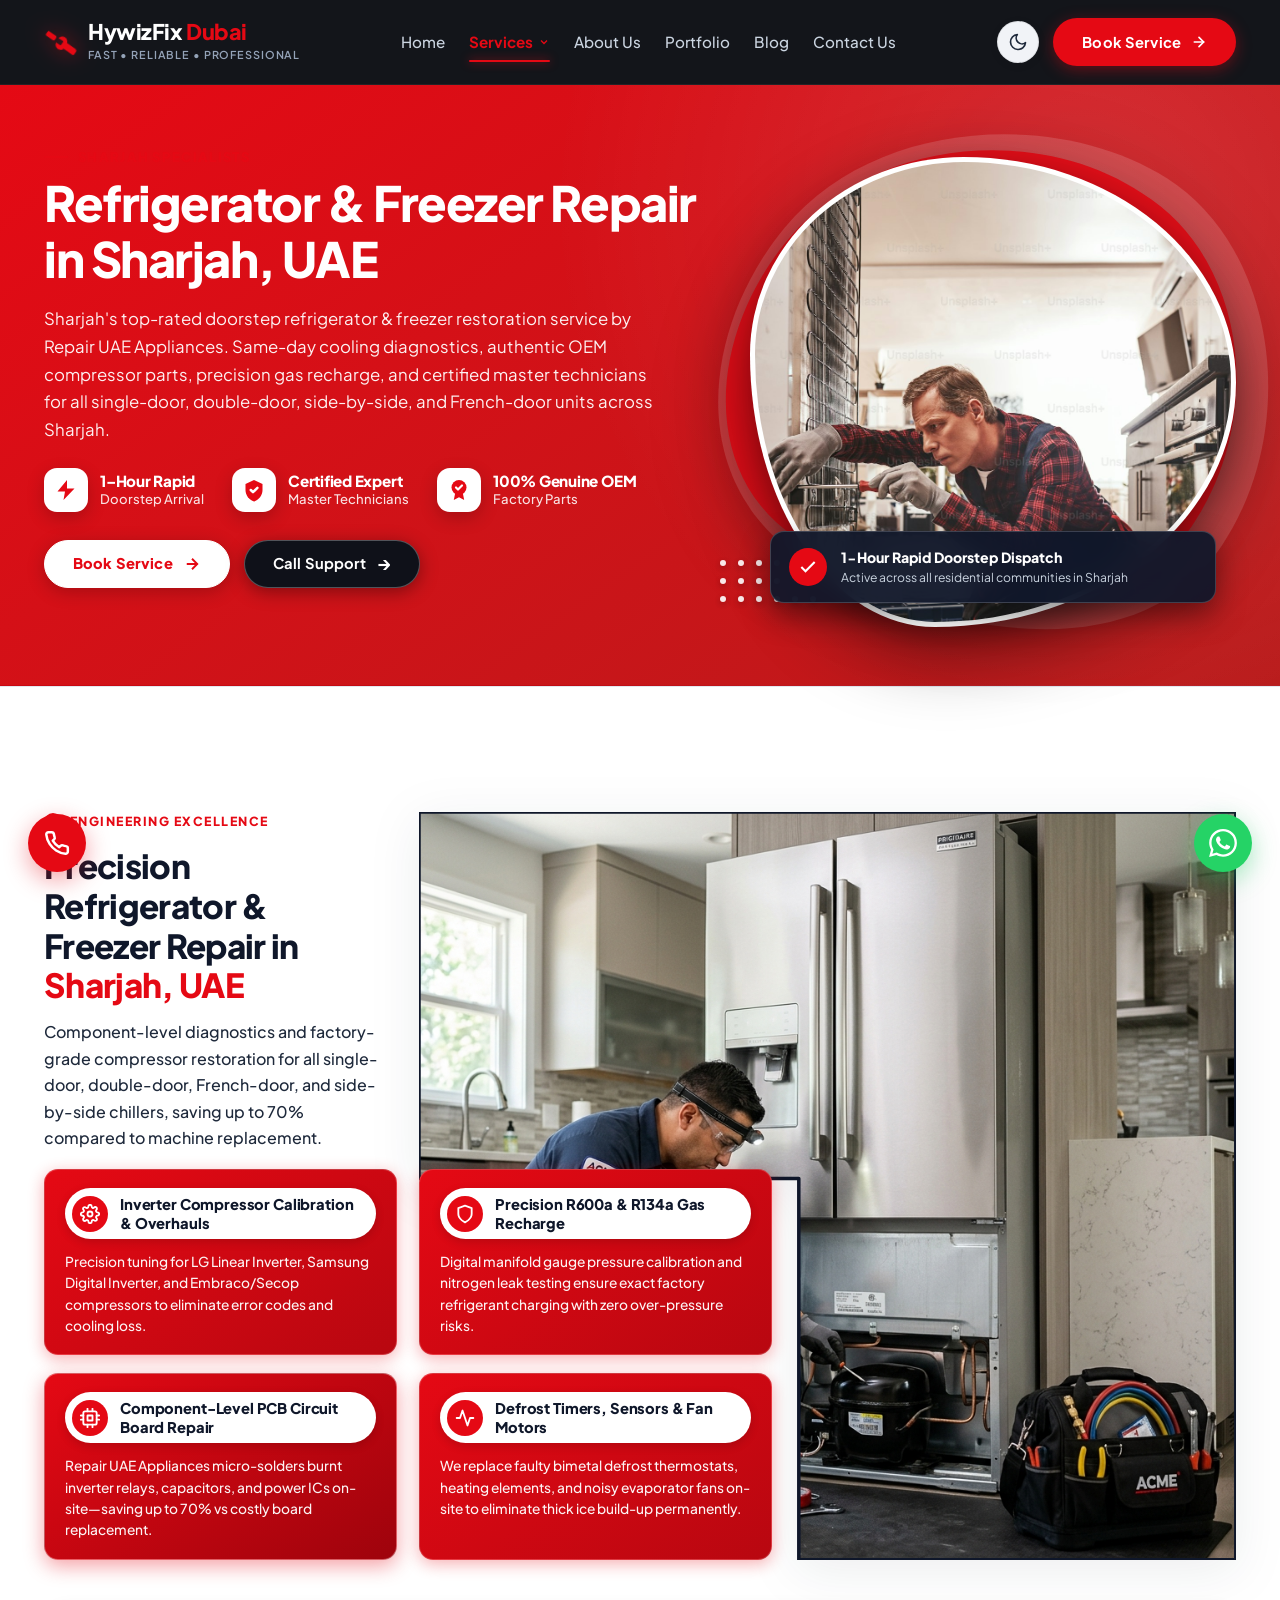
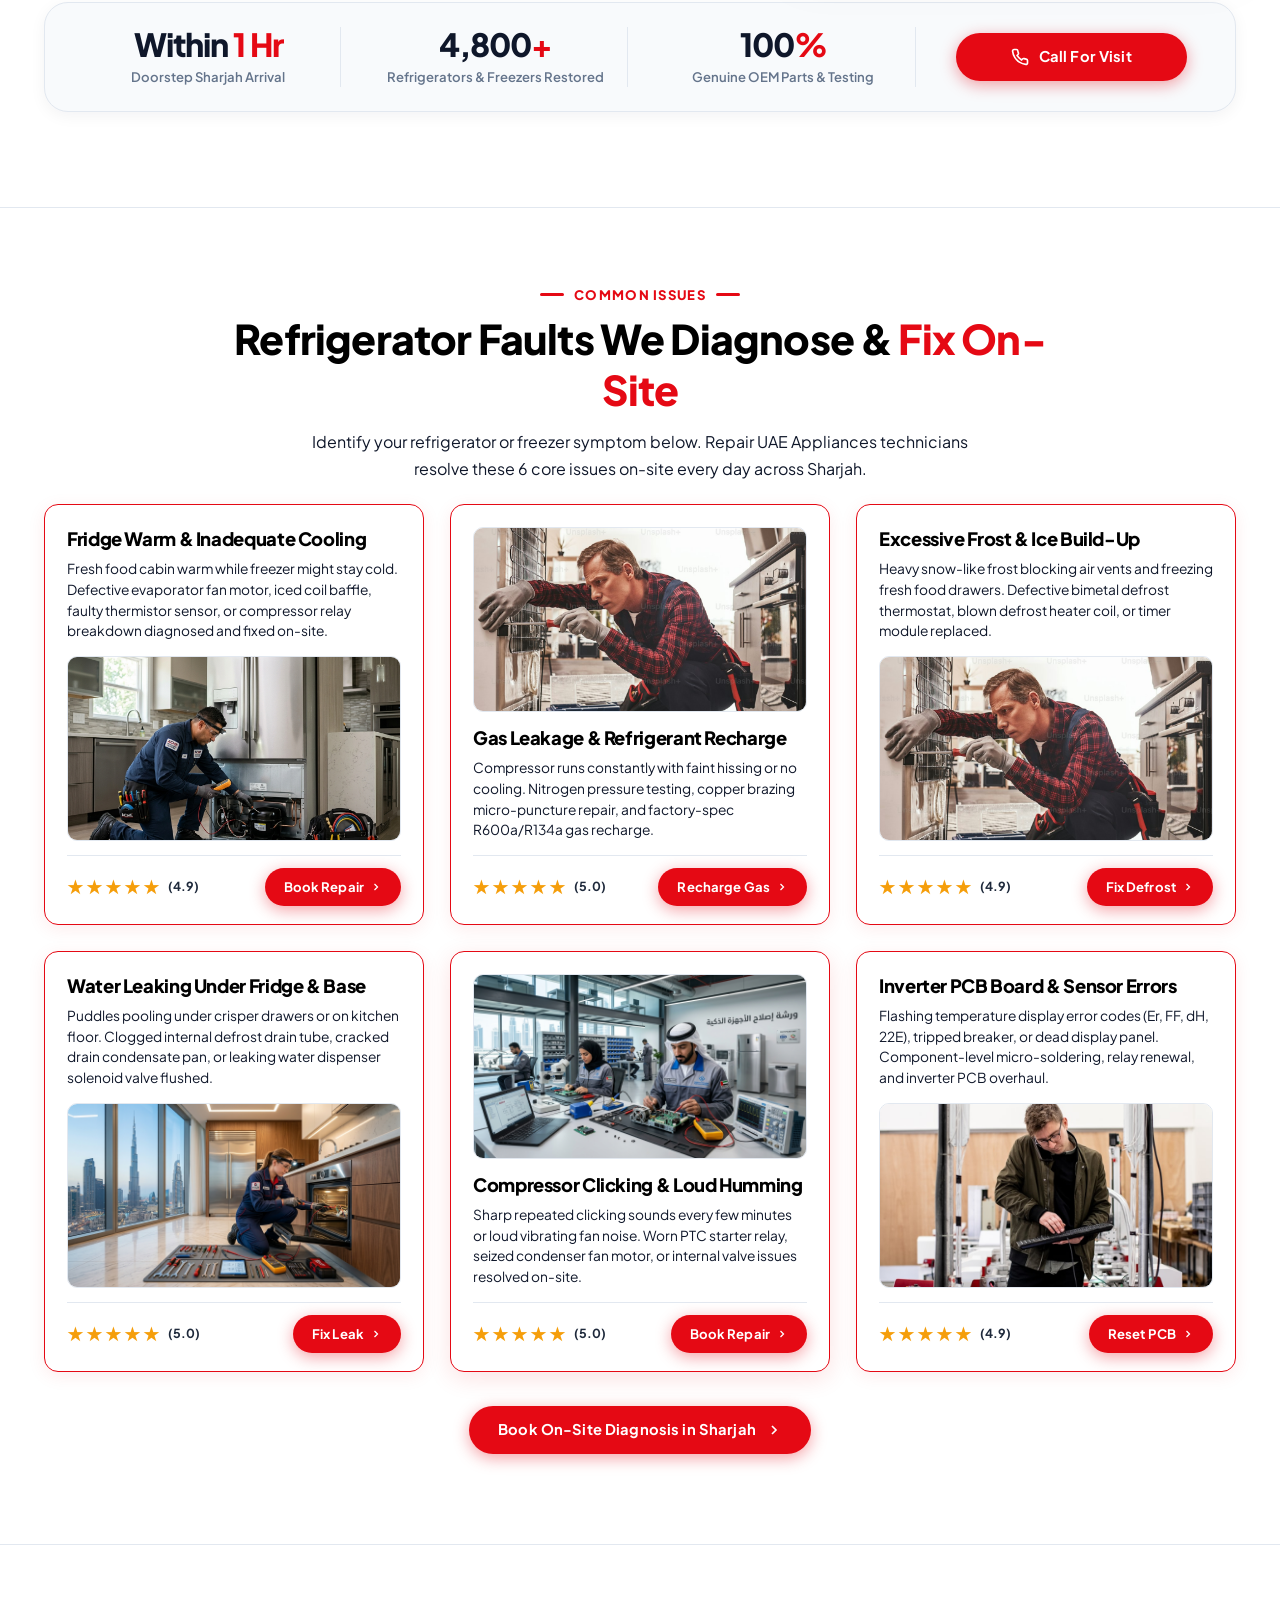
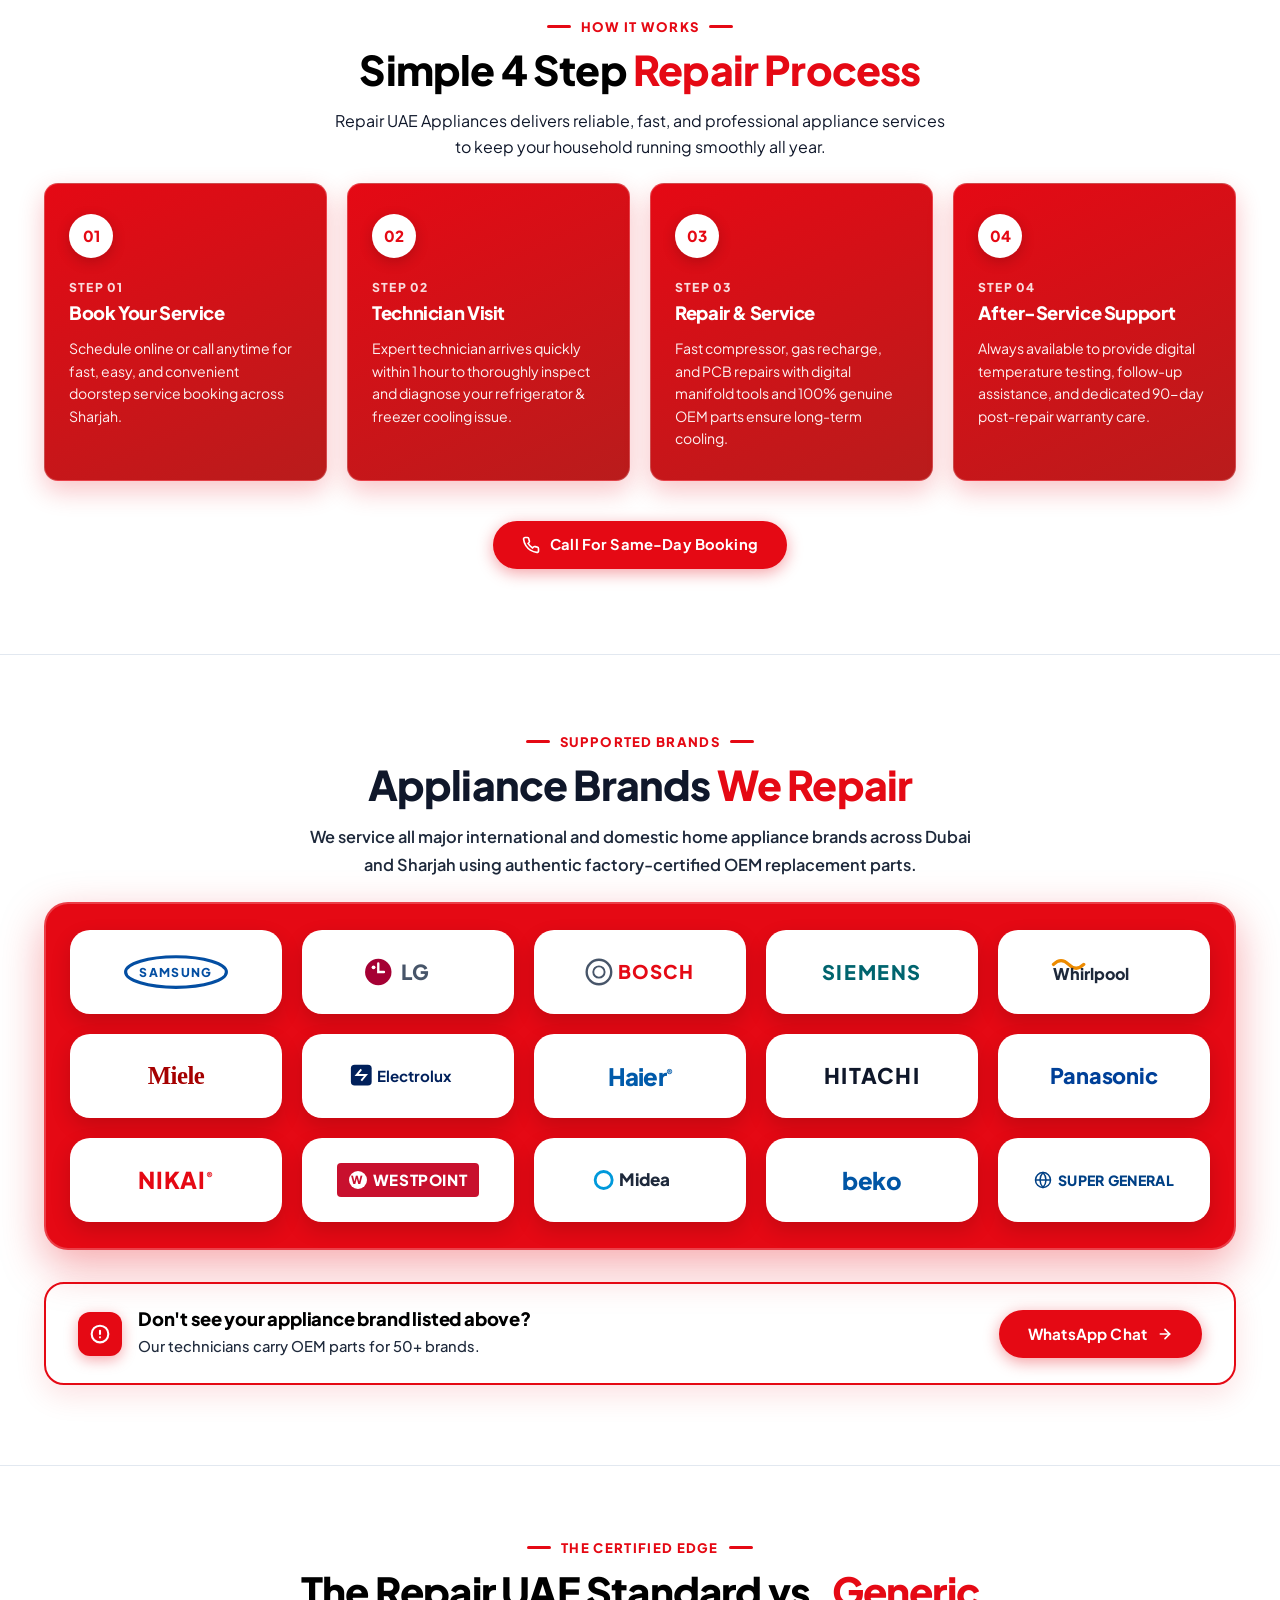
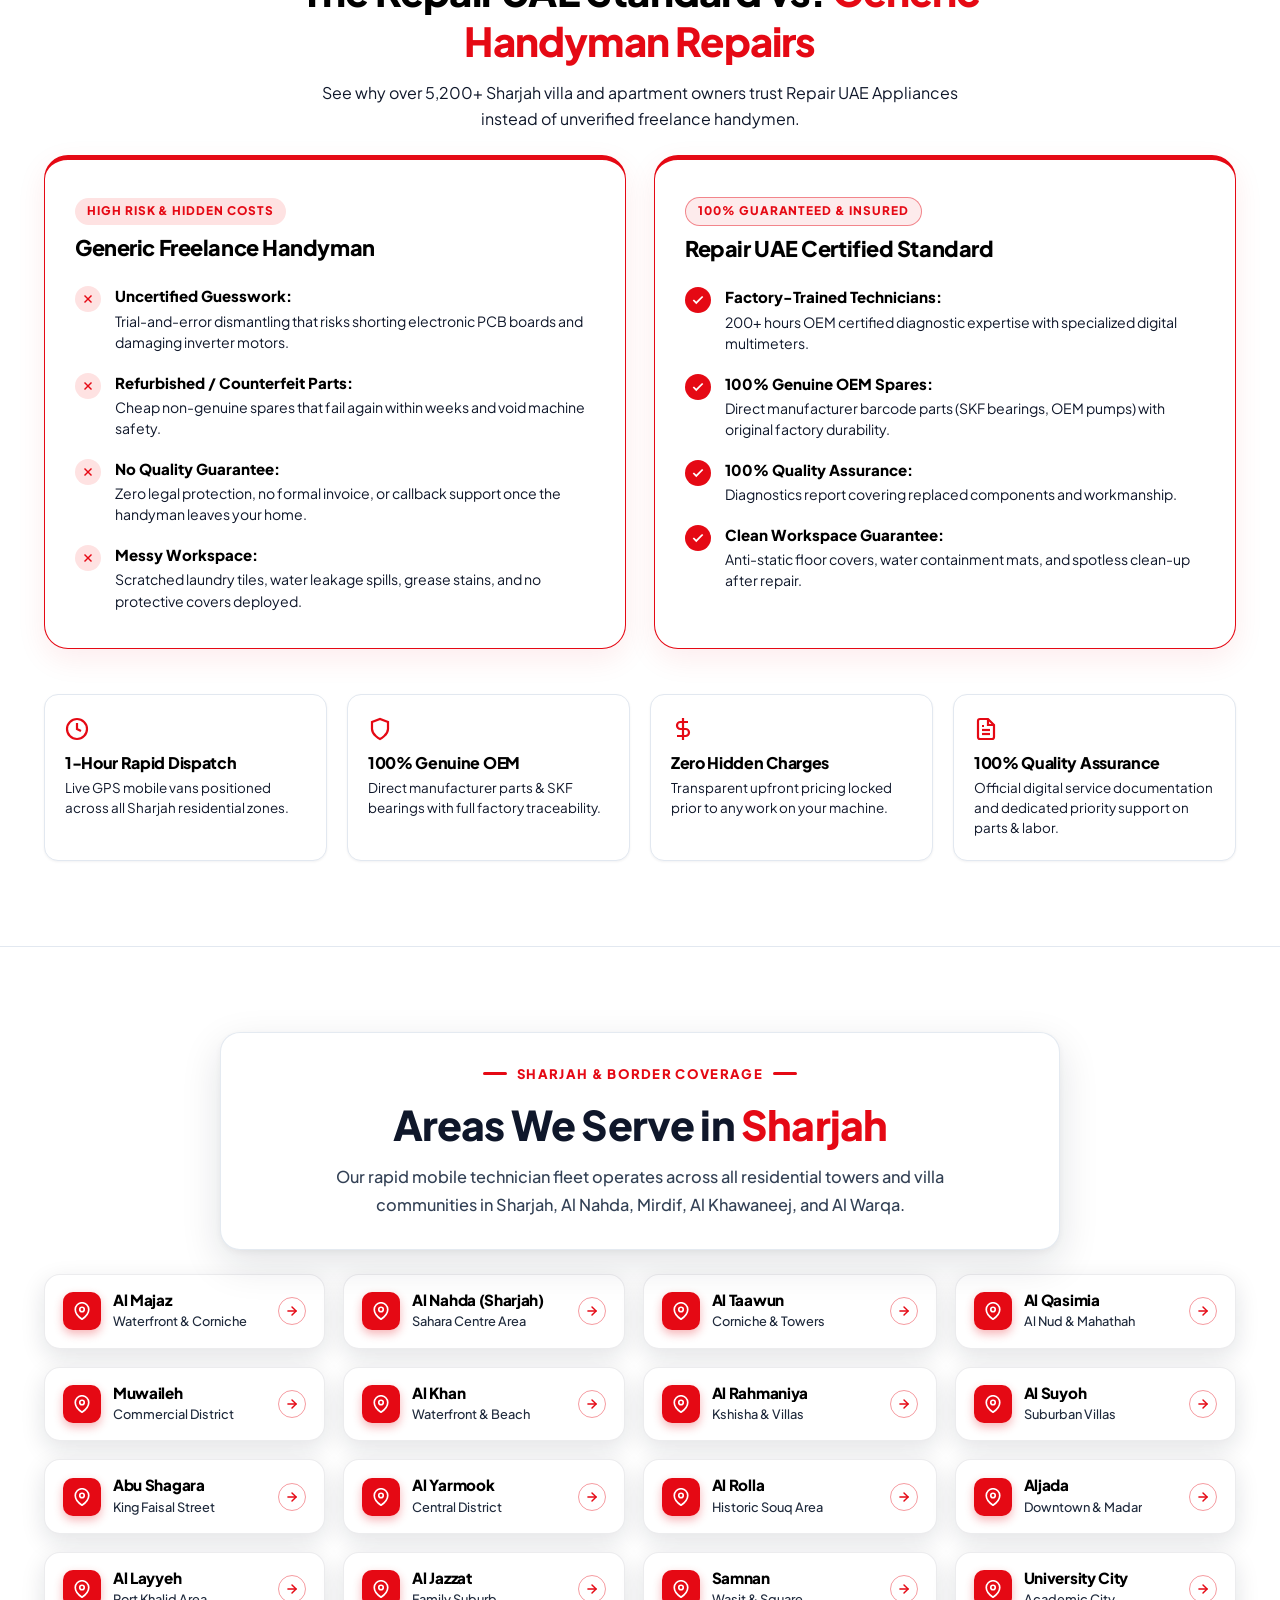
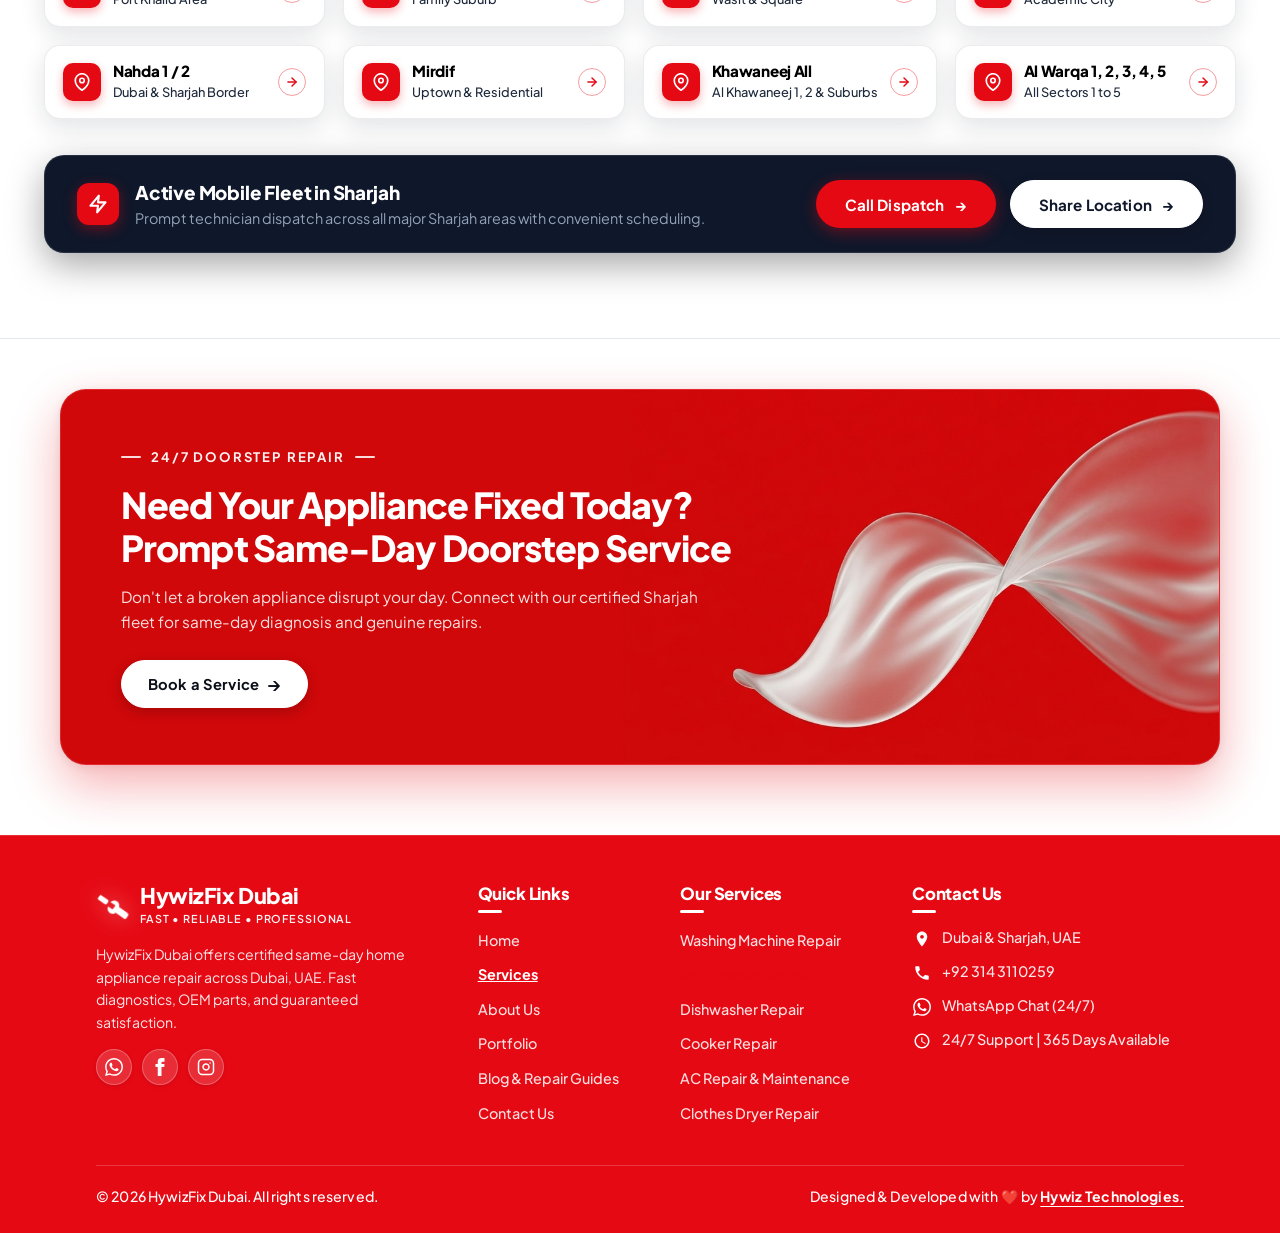
<file: refrigerator-repair.html>
<!DOCTYPE html>
<html lang="en">
<head>
  <meta charset="UTF-8" />
  <meta name="viewport" content="width=device-width, initial-scale=1.0" />
  <title>Refrigerator & Freezer Repair in Sharjah, UAE | Repair UAE Appliances</title>
  <meta name="description" content="Sharjah's top-rated doorstep refrigerator & freezer repair service by Repair UAE Appliances. Same-day cooling diagnostics, authentic OEM compressor parts, gas recharge, and certified master technicians across Sharjah & Dubai." />
  <link rel="preconnect" href="https://fonts.googleapis.com" />
  <link rel="preconnect" href="https://fonts.gstatic.com" crossorigin />
  <link href="https://fonts.googleapis.com/css2?family=Plus+Jakarta+Sans:wght@400;500;600;700;800;900&display=swap" rel="stylesheet" />
  <link rel="stylesheet" href="assets/css/style.css?v=9.5" />
  <script>
    (function () {
      try {
        if (localStorage.getItem('rua-theme') === 'dark') {
          document.documentElement.setAttribute('data-theme', 'dark');
        }
      } catch (e) {}
    })();
  </script>
</head>
<body>

  <!-- ==========================================================================
       Main Navigation Header
       ========================================================================== -->
  <header class="site-nav-header">
    <div class="container nav-inner-container">
      <!-- Brand Logo (Red Wrench + HywizFix Dubai) -->
      <a href="index.html" class="brand-identity" aria-label="HywizFix Dubai">
        <svg class="brand-wrench-svg" viewBox="0 0 24 24" fill="currentColor">
          <path d="M22.7 19.3l-5.6-5.6c.7-1.4.5-3.2-.6-4.3-1.4-1.4-3.6-1.5-5.1-.4L14.7 12l-2.7 2.7-2.9-2.9c-1.1 1.5-1 3.7.4 5.1 1.1 1.1 2.9 1.3 4.3.6l5.6 5.6c.4.4 1 .4 1.4 0l1.9-1.9c.4-.4.4-1 0-1.4zM2.8 5.6l4.2 4.2c.4.4 1 .4 1.4 0l1.4-1.4c.4-.4.4-1 0-1.4L5.6 2.8C5.2 2.4 4.6 2.4 4.2 2.8L2.8 4.2c-.4.4-.4 1 0 1.4z"/>
        </svg>
        <div class="brand-title-wrap">
          <div class="brand-main-text">HywizFix <span class="brand-red">Dubai</span></div>
          <div class="brand-sub-tagline">Fast &bull; Reliable &bull; Professional</div>
        </div>
      </a>

      <!-- Center Nav Links Matching Reference Image -->
      <nav class="nav-desktop" aria-label="Main Navigation">
        <ul class="ref-nav-list">
          <li class="ref-nav-item">
            <a href="index.html" class="ref-nav-link">Home</a>
          </li>
          <li class="ref-nav-item has-dropdown">
            <a href="services.html" class="ref-nav-link active">
              <span>Services</span>
              <svg width="12" height="12" viewBox="0 0 24 24" fill="none" stroke="currentColor" stroke-width="2.5"><polyline points="6 9 12 15 18 9"></polyline></svg>
            </a>
            <ul class="pill-dropdown-menu">
              <li>
                <a href="washing-machine-repair.html" class="pill-dropdown-link">
                  <div class="dropdown-icon-box">
                    <svg viewBox="0 0 24 24" fill="none" stroke="currentColor" stroke-width="2.2" stroke-linecap="round" stroke-linejoin="round">
                      <rect x="4" y="2" width="16" height="20" rx="3"></rect>
                      <circle cx="12" cy="13" r="5"></circle>
                      <circle cx="12" cy="13" r="2"></circle>
                    </svg>
                  </div>
                  <span class="dropdown-item-title">Washing Machine Repair</span>
                  <span class="dropdown-item-arrow">&rarr;</span>
                </a>
              </li>
              <li>
                <a href="refrigerator-repair.html" class="pill-dropdown-link active" style="color: var(--brand-red);">
                  <div class="dropdown-icon-box">
                    <svg viewBox="0 0 24 24" fill="none" stroke="currentColor" stroke-width="2.2" stroke-linecap="round" stroke-linejoin="round">
                      <rect x="5" y="2" width="14" height="20" rx="2"></rect>
                      <line x1="5" y1="10" x2="19" y2="10"></line>
                    </svg>
                  </div>
                  <span class="dropdown-item-title">Refrigerator &amp; Freezer Repair</span>
                  <span class="dropdown-item-arrow">&rarr;</span>
                </a>
              </li>
              <li>
                <a href="dishwasher-repair.html" class="pill-dropdown-link">
                  <div class="dropdown-icon-box">
                    <svg viewBox="0 0 24 24" fill="none" stroke="currentColor" stroke-width="2.2" stroke-linecap="round" stroke-linejoin="round">
                      <rect x="4" y="3" width="16" height="18" rx="2"></rect>
                      <line x1="4" y1="8" x2="20" y2="8"></line>
                    </svg>
                  </div>
                  <span class="dropdown-item-title">Dishwasher Repair &amp; Descaling</span>
                  <span class="dropdown-item-arrow">&rarr;</span>
                </a>
              </li>
              <li>
                <a href="dryer-repair.html" class="pill-dropdown-link">
                  <div class="dropdown-icon-box">
                    <svg viewBox="0 0 24 24" fill="none" stroke="currentColor" stroke-width="2.2" stroke-linecap="round" stroke-linejoin="round">
                      <rect x="4" y="2" width="16" height="20" rx="3"></rect>
                      <circle cx="12" cy="13" r="5"></circle>
                      <path d="M10 13c1-1 2-1 3 0s2 1 3 0"></path>
                    </svg>
                  </div>
                  <span class="dropdown-item-title">Clothes Dryer Repair</span>
                  <span class="dropdown-item-arrow">&rarr;</span>
                </a>
              </li>
              <li>
                <a href="cooker-repair.html" class="pill-dropdown-link">
                  <div class="dropdown-icon-box">
                    <svg viewBox="0 0 24 24" fill="none" stroke="currentColor" stroke-width="2.2" stroke-linecap="round" stroke-linejoin="round">
                      <rect x="4" y="3" width="16" height="18" rx="2"></rect>
                      <circle cx="8" cy="6" r="1" fill="currentColor"></circle>
                      <circle cx="12" cy="6" r="1" fill="currentColor"></circle>
                      <circle cx="16" cy="6" r="1" fill="currentColor"></circle>
                    </svg>
                  </div>
                  <span class="dropdown-item-title">Cooking Range &amp; Cooker Repair</span>
                  <span class="dropdown-item-arrow">&rarr;</span>
                </a>
              </li>
              <li>
                <a href="microwave-repair.html" class="pill-dropdown-link">
                  <div class="dropdown-icon-box">
                    <svg viewBox="0 0 24 24" fill="none" stroke="currentColor" stroke-width="2.2" stroke-linecap="round" stroke-linejoin="round">
                      <rect x="3" y="4" width="18" height="16" rx="2"></rect>
                      <rect x="6" y="7" width="9" height="10" rx="1"></rect>
                    </svg>
                  </div>
                  <span class="dropdown-item-title">Microwave Oven Repair</span>
                  <span class="dropdown-item-arrow">&rarr;</span>
                </a>
              </li>
            </ul>
          </li>
          <li class="ref-nav-item">
            <a href="about.html" class="ref-nav-link">About Us</a>
          </li>
          <li class="ref-nav-item">
            <a href="portfolio.html" class="ref-nav-link">Portfolio</a>
          </li>
          <li class="ref-nav-item">
            <a href="blog.html" class="ref-nav-link">Blog</a>
          </li>
          <li class="ref-nav-item">
            <a href="contact.html" class="ref-nav-link">Contact Us</a>
          </li>
        </ul>
      </nav>

      <!-- Right Action Controls: Theme Toggle & Book Service Button -->
      <div class="header-actions">
        <!-- Theme Toggle Button -->
        <button class="theme-toggle-btn" id="themeToggleBtn" type="button" aria-label="Toggle dark/light theme" title="Toggle theme">
          <svg id="sunIcon" style="display:none;" viewBox="0 0 24 24" fill="none" stroke="currentColor" stroke-width="2" stroke-linecap="round" stroke-linejoin="round">
            <circle cx="12" cy="12" r="5"></circle>
            <line x1="12" y1="1" x2="12" y2="3"></line>
            <line x1="12" y1="21" x2="12" y2="23"></line>
            <line x1="4.22" y1="4.22" x2="5.64" y2="5.64"></line>
            <line x1="18.36" y1="18.36" x2="19.78" y2="19.78"></line>
            <line x1="1" y1="12" x2="3" y2="12"></line>
            <line x1="21" y1="12" x2="23" y2="12"></line>
            <line x1="4.22" y1="19.78" x2="5.64" y2="18.36"></line>
            <line x1="18.36" y1="5.64" x2="19.78" y2="4.22"></line>
          </svg>
          <svg id="moonIcon" viewBox="0 0 24 24" fill="none" stroke="currentColor" stroke-width="2" stroke-linecap="round" stroke-linejoin="round">
            <path d="M21 12.79A9 9 0 1 1 11.21 3 7 7 0 0 0 21 12.79z"></path>
          </svg>
        </button>

        <!-- CTA Header Button -->
        <a href="https://wa.me/923143110259?text=Hello%20Repair%20UAE%20Appliances,%20I%20need%20to%20book%20a%20refrigerator%20repair%20in%20Sharjah." target="_blank" rel="noopener noreferrer" class="btn-cta-header" id="headerCtaBtn" aria-label="Book Service">
          <span>Book Service</span>
          <svg class="arrow-icon" viewBox="0 0 24 24" fill="none" stroke="currentColor" stroke-width="2.5" stroke-linecap="round" stroke-linejoin="round">
            <line x1="5" y1="12" x2="19" y2="12"></line>
            <polyline points="12 5 19 12 12 19"></polyline>
          </svg>
        </a>
      </div>

      <!-- Mobile Hamburger Toggle -->
      <button class="mobile-nav-toggle-btn" id="mobile-menu-toggle-btn" aria-label="Open menu">
        <svg width="24" height="24" viewBox="0 0 24 24" fill="none" stroke="currentColor" stroke-width="2"><line x1="3" y1="12" x2="21" y2="12"></line><line x1="3" y1="6" x2="21" y2="6"></line><line x1="3" y1="18" x2="21" y2="18"></line></svg>
      </button>
    </div>

    <!-- Mobile Nav Drawer -->
    <div class="mobile-nav-drawer" id="mobile-nav-drawer" style="display: none; background: #0b1329; border-bottom: 1px solid rgba(255, 255, 255, 0.1); padding: 18px 24px;">
      <div style="display: flex; flex-direction: column; gap: 14px; font-weight: 600; font-size: 1rem;">
        <a href="index.html" style="color: #cbd5e1;">Home</a>
        <a href="services.html" style="color: #ffffff; font-weight: 700;">All Services</a>
        <a href="washing-machine-repair.html" style="color: #94a3b8; padding-left: 12px;">&bull; Washing Machine Repair</a>
        <a href="refrigerator-repair.html" style="color: var(--brand-red); font-weight: 700; padding-left: 12px;">&bull; Refrigerator &amp; Freezer Repair</a>
        <a href="about.html" style="color: #cbd5e1;">About Us</a>
        <a href="portfolio.html" style="color: #cbd5e1;">Portfolio</a>
        <a href="blog.html" style="color: #cbd5e1;">Blog</a>
        <a href="contact.html" style="color: #cbd5e1;">Contact Us</a>
        <div style="display: flex; flex-direction: column; gap: 10px; padding-top: 12px; border-top: 1px solid rgba(255, 255, 255, 0.08);">
          <a href="https://wa.me/923143110259?text=Hello%20Repair%20UAE%20Appliances,%20I%20need%20to%20book%20a%20refrigerator%20repair%20in%20Sharjah." class="btn-cta-header" style="width: 100%; justify-content: center; text-align: center;">
            <span>Book Service</span>
            <svg class="arrow-icon" viewBox="0 0 24 24" fill="none" stroke="currentColor" stroke-width="2.5" stroke-linecap="round" stroke-linejoin="round">
              <line x1="5" y1="12" x2="19" y2="12"></line>
              <polyline points="12 5 19 12 12 19"></polyline>
            </svg>
          </a>
        </div>
      </div>
    </div>
  </header>

  <main id="mainContent">

    <!-- ==========================================================================
         SECTION 1: HERO BANNER & BENEFIT FEATURES (Matching Washing Machine Layout)
         ========================================================================== -->
    <section class="wm-hero-section" id="hero">
      <div class="container">
        <div class="wm-hero-grid">
          
          <!-- Content Left Column -->
          <div class="wm-hero-content">
            <!-- Eyebrow Tag -->
            <div class="wm-eyebrow-wrap">
              <span class="wm-red-dash"></span>
              <span class="wm-eyebrow-text">SHARJAH SPECIALISTS</span>
            </div>

            <!-- Main Heading -->
            <h1 class="wm-hero-title">
              Refrigerator &amp; Freezer Repair in <span class="brand-red">Sharjah, UAE</span>
            </h1>

            <!-- Lead Paragraph -->
            <p class="wm-hero-lead">
              Sharjah's top-rated doorstep refrigerator &amp; freezer restoration service by Repair UAE Appliances. Same-day cooling diagnostics, authentic OEM compressor parts, precision gas recharge, and certified master technicians for all single-door, double-door, side-by-side, and French-door units across Sharjah.
            </p>

                        <!-- 3 Benefit Trust Features -->
            <div class="wm-trust-features-bar">
              <!-- Feature 1: 1-Hour Rapid Doorstep Arrival -->
              <div class="wm-trust-feature-item">
                <div class="wm-trust-icon-box">
                  <svg width="24" height="24" viewBox="0 0 24 24" fill="none" xmlns="http://www.w3.org/2000/svg">
                    <path fill="#e50914" d="M13 2L3.5 13.5H11L9.5 22L20.5 10.5H13L13 2Z"/>
                  </svg>
                </div>
                <div class="wm-trust-feature-info">
                  <div class="wm-trust-title">1–Hour Rapid</div>
                  <div class="wm-trust-sub">Doorstep Arrival</div>
                </div>
              </div>

              <!-- Feature 2: Certified Expert Master Technicians -->
              <div class="wm-trust-feature-item">
                <div class="wm-trust-icon-box">
                  <svg width="24" height="24" viewBox="0 0 24 24" fill="none" xmlns="http://www.w3.org/2000/svg">
                    <path d="M12 2L3.5 6V12C3.5 17.25 7.12 22.08 12 23.5C16.88 22.08 20.5 17.25 20.5 12V6L12 2Z" fill="#e50914"/>
                    <path d="M8.8 12L11 14.2L15.4 9.8" stroke="#ffffff" stroke-width="2.5" stroke-linecap="round" stroke-linejoin="round"/>
                  </svg>
                </div>
                <div class="wm-trust-feature-info">
                  <div class="wm-trust-title">Certified Expert</div>
                  <div class="wm-trust-sub">Master Technicians</div>
                </div>
              </div>

              <!-- Feature 3: 100% Genuine OEM Factory Parts -->
              <div class="wm-trust-feature-item">
                <div class="wm-trust-icon-box">
                  <svg width="24" height="24" viewBox="0 0 24 24" fill="none" xmlns="http://www.w3.org/2000/svg">
                    <circle cx="12" cy="9.5" r="7.5" fill="#e50914"/>
                    <path d="M8.2 15L6.8 22L12 19.2L17.2 22L15.8 15" fill="#e50914"/>
                    <path d="M9 9.5L11 11.5L15 7.5" stroke="#ffffff" stroke-width="2.2" stroke-linecap="round" stroke-linejoin="round"/>
                  </svg>
                </div>
                <div class="wm-trust-feature-info">
                  <div class="wm-trust-title">100% Genuine OEM</div>
                  <div class="wm-trust-sub">Factory Parts</div>
                </div>
              </div>
            </div>

            <!-- Dual Action CTA Buttons -->
            <div class="wm-hero-ctas">
              <a href="https://wa.me/923143110259?text=Hello%20Repair%20UAE%20Appliances,%20I%20need%20to%20book%20a%20refrigerator%20repair%20in%20Sharjah." target="_blank" rel="noopener noreferrer" class="wm-btn-primary">
                <span>Book Service</span>
                <svg width="18" height="18" viewBox="0 0 24 24" fill="none" stroke="currentColor" stroke-width="2.5"><line x1="5" y1="12" x2="19" y2="12"></line><polyline points="12 5 19 12 12 19"></polyline></svg>
              </a>
              <a href="tel:+923143110259" class="wm-btn-secondary">
                <span>Call Support</span>
                <span class="btn-arrow" style="font-size: 1.15rem; font-weight: 700; line-height: 1; display: inline-block;">&rarr;</span>
              </a>
            </div>

          </div>

          <!-- Visual Right Column (Variation 4: Modern Organic Shape / Blob) -->
          <div class="wm-hero-visual wm-hero-blob-visual">
            <div class="wm-blob-container">
              
              <!-- Multi-layered Red Organic SVG Fluid Blob Background -->
              <svg class="wm-blob-svg-bg" viewBox="0 0 600 520" fill="none" xmlns="http://www.w3.org/2000/svg">
                <!-- Outer Translucent Glow Blob Layer -->
                <path d="M 480,45 C 590,115 615,295 535,415 C 455,535 275,510 135,440 C -5,370 5,205 95,95 C 185,-15 370,-25 480,45 Z" fill="rgba(255, 255, 255, 0.15)" />
                <!-- Deep Accent Red Blob Backdrop -->
                <path d="M 455,60 C 560,125 580,285 505,395 C 430,505 260,480 130,420 C 5,360 15,205 100,105 C 185,5 350,-10 455,60 Z" fill="#e50914" opacity="0.9" />
              </svg>

              <!-- Photo Container in Organic Fluid Blob Shape -->
              <div class="wm-blob-image-wrap">
                <img src="assets/images/services/refrigerator.jpg" alt="Certified Refrigerator &amp; Freezer Repair in Sharjah" width="600" height="460" loading="eager" />
              </div>

              <!-- White Dot Matrix Grid Accent (Bottom Left) -->
              <div class="wm-blob-dot-grid" aria-hidden="true">
                <span></span><span></span><span></span><span></span><span></span><span></span>
                <span></span><span></span><span></span><span></span><span></span><span></span>
                <span></span><span></span><span></span><span></span><span></span><span></span>
              </div>

              <!-- Floating Reassurance Badge -->
              <div class="wm-hero-floating-card" style="z-index: 15;">
                <div class="wm-float-icon">
                  <svg width="20" height="20" viewBox="0 0 24 24" fill="none" stroke="currentColor" stroke-width="2.5"><polyline points="20 6 9 17 4 12"></polyline></svg>
                </div>
                <div>
                  <div class="wm-float-title">1-Hour Rapid Doorstep Dispatch</div>
                  <div class="wm-float-sub">Active across all residential communities in Sharjah</div>
                </div>
              </div>

            </div>
          </div>

        </div>
      </div>
    </section>

    <!-- ==========================================================================
         SECTION 2: ENGINEERING EXCELLENCE (Stepped Asymmetric Grid Layout)
         ========================================================================== -->
    <section class="wm-engineering-section" id="engineering">
      <div class="container">
        
        <!-- Master Stepped Grid Layout (Matching Washing Machine Reference Layout) -->
        <div class="wm-eng-ref-container">
          
          <!-- Column 1, Row 1: Header Block -->
          <div class="wm-eng-header-block">
            <div class="wm-eng-ref-eyebrow">
              <span class="wm-eng-eyebrow-icon">&gt;</span>
              <span>ENGINEERING EXCELLENCE</span>
            </div>
            <h2 class="wm-eng-ref-title">
              Precision Refrigerator &amp; Freezer Repair in <span class="brand-red">Sharjah, UAE</span>
            </h2>
            <p class="wm-eng-ref-desc">
              Component-level diagnostics and factory-grade compressor restoration for all single-door, double-door, French-door, and side-by-side chillers, saving up to 70% compared to machine replacement.
            </p>
          </div>

          <!-- Stepped Photo Wrapper (Spans Col 2-3, Rows 1-3) -->
          <div class="wm-eng-ref-image-wrapper">
            <div class="wm-eng-stepped-media wm-eng-stepped-media-fridge">
              <img src="assets/images/services/common-fridge.jpg" alt="Certified Refrigerator Master Technician in Sharjah" class="wm-eng-stepped-photo" loading="lazy" />
            </div>
            <svg class="wm-eng-stepped-border-svg" viewBox="0 0 100 100" preserveAspectRatio="none">
              <polygon class="wm-eng-stepped-polygon" points="0,0 100,0 100,100 46.5,100 46.5,49.01 0,49.01" fill="none" stroke-width="3.5" stroke-linejoin="round" stroke-linecap="round" vector-effect="non-scaling-stroke" />
            </svg>
          </div>

          <!-- Card 1: Col 1, Row 2 -->
          <div class="wm-eng-card-ref wm-eng-card-1">
            <div class="wm-eng-pill-white">
              <div class="wm-eng-pill-icon">
                <svg width="20" height="20" viewBox="0 0 24 24" fill="none" stroke="currentColor" stroke-width="2.2" stroke-linecap="round" stroke-linejoin="round"><circle cx="12" cy="12" r="3"></circle><path d="M19.4 15a1.65 1.65 0 0 0 .33 1.82l.06.06a2 2 0 0 1 0 2.83 2 2 0 0 1-2.83 0l-.06-.06a1.65 1.65 0 0 0-1.82-.33 1.65 1.65 0 0 0-1 1.51V21a2 2 0 0 1-2 2 2 2 0 0 1-2-2v-.09A1.65 1.65 0 0 0 9 19.4a1.65 1.65 0 0 0-1.82.33l-.06.06a2 2 0 0 1-2.83 0 2 2 0 0 1 0-2.83l.06-.06a1.65 1.65 0 0 0 .33-1.82 1.65 1.65 0 0 0-1.51-1H3a2 2 0 0 1-2-2 2 2 0 0 1 2-2h.09A1.65 1.65 0 0 0 4.6 9a1.65 1.65 0 0 0-.33-1.82l-.06-.06a2 2 0 0 1 0-2.83 2 2 0 0 1 2.83 0l.06.06a1.65 1.65 0 0 0 1.82.33H9a1.65 1.65 0 0 0 1-1.51V3a2 2 0 0 1 2-2 2 2 0 0 1 2 2v.09a1.65 1.65 0 0 0 1 1.51 1.65 1.65 0 0 0 1.82-.33l.06-.06a2 2 0 0 1 2.83 0 2 2 0 0 1 0 2.83l-.06.06a1.65 1.65 0 0 0-.33 1.82V9a1.65 1.65 0 0 0 1.51 1H21a2 2 0 0 1 2 2 2 2 0 0 1-2 2h-.09a1.65 1.65 0 0 0-1.51 1z"></path></svg>
              </div>
              <h3 class="wm-eng-pill-title">Inverter Compressor Calibration &amp; Overhauls</h3>
            </div>
            <p class="wm-eng-card-text">
              Precision tuning for LG Linear Inverter, Samsung Digital Inverter, and Embraco/Secop compressors to eliminate error codes and cooling loss.
            </p>
          </div>

          <!-- Card 2: Col 2, Row 2 (Notched under photo top bar) -->
          <div class="wm-eng-card-ref wm-eng-card-2">
            <div class="wm-eng-pill-white">
              <div class="wm-eng-pill-icon">
                <svg width="20" height="20" viewBox="0 0 24 24" fill="none" stroke="currentColor" stroke-width="2.2" stroke-linecap="round" stroke-linejoin="round"><path d="M12 22s8-4 8-10V5l-8-3-8 3v7c0 6 8 10 8 10z"></path></svg>
              </div>
              <h3 class="wm-eng-pill-title">Precision R600a &amp; R134a Gas Recharge</h3>
            </div>
            <p class="wm-eng-card-text">
              Digital manifold gauge pressure calibration and nitrogen leak testing ensure exact factory refrigerant charging with zero over-pressure risks.
            </p>
          </div>

          <!-- Card 3: Col 1, Row 3 (Featured Card) -->
          <div class="wm-eng-card-ref wm-eng-card-3 wm-eng-card-featured">
            <div class="wm-eng-pill-white">
              <div class="wm-eng-pill-icon">
                <svg width="20" height="20" viewBox="0 0 24 24" fill="none" stroke="currentColor" stroke-width="2.2" stroke-linecap="round" stroke-linejoin="round"><rect x="4" y="4" width="16" height="16" rx="2" ry="2"></rect><rect x="9" y="9" width="6" height="6"></rect><line x1="9" y1="1" x2="9" y2="4"></line><line x1="15" y1="1" x2="15" y2="4"></line><line x1="9" y1="20" x2="9" y2="23"></line><line x1="15" y1="20" x2="15" y2="23"></line><line x1="20" y1="9" x2="23" y2="9"></line><line x1="20" y1="14" x2="23" y2="14"></line><line x1="1" y1="9" x2="4" y2="9"></line><line x1="1" y1="14" x2="4" y2="14"></line></svg>
              </div>
              <h3 class="wm-eng-pill-title">Component-Level PCB Circuit Board Repair</h3>
            </div>
            <p class="wm-eng-card-text">
              Repair UAE Appliances micro-solders burnt inverter relays, capacitors, and power ICs on-site—saving up to 70% vs costly board replacement.
            </p>
          </div>

          <!-- Card 4: Col 2, Row 3 (Notched under photo top bar) -->
          <div class="wm-eng-card-ref wm-eng-card-4">
            <div class="wm-eng-pill-white">
              <div class="wm-eng-pill-icon">
                <svg width="20" height="20" viewBox="0 0 24 24" fill="none" stroke="currentColor" stroke-width="2.2" stroke-linecap="round" stroke-linejoin="round"><path d="M22 12h-4l-3 9L9 3l-3 9H2"></path></svg>
              </div>
              <h3 class="wm-eng-pill-title">Defrost Timers, Sensors &amp; Fan Motors</h3>
            </div>
            <p class="wm-eng-card-text">
              We replace faulty bimetal defrost thermostats, heating elements, and noisy evaporator fans on-site to eliminate thick ice build-up permanently.
            </p>
          </div>

        </div>

        <!-- 4-Metric Stat Strip Counter -->
        <div class="wm-stats-strip">
          <div class="wm-stat-col">
            <div class="wm-stat-val">Within <span class="red">1 Hr</span></div>
            <div class="wm-stat-lbl">Doorstep Sharjah Arrival</div>
          </div>
          <div class="wm-stat-col">
            <div class="wm-stat-val">4,800<span class="red">+</span></div>
            <div class="wm-stat-lbl">Refrigerators &amp; Freezers Restored</div>
          </div>
          <div class="wm-stat-col">
            <div class="wm-stat-val">100<span class="red">%</span></div>
            <div class="wm-stat-lbl">Genuine OEM Parts &amp; Testing</div>
          </div>
          <div class="wm-stat-col wm-stat-cta-wrap">
            <a href="tel:+923143110259" class="wm-stat-cta-btn">
              <svg width="18" height="18" viewBox="0 0 24 24" fill="none" stroke="currentColor" stroke-width="2.2"><path d="M22 16.92v3a2 2 0 0 1-2.18 2 19.79 19.79 0 0 1-8.63-3.07 19.5 19.5 0 0 1-6-6 19.79 19.79 0 0 1-3.07-8.67A2 2 0 0 1 4.11 2h3a2 2 0 0 1 2 1.72 12.84 12.84 0 0 0 .7 2.81 2 2 0 0 1-.45 2.11L8.09 9.91a16 16 0 0 0 6 6l1.27-1.27a2 2 0 0 1 2.11-.45 12.84 12.84 0 0 0 2.81.7A2 2 0 0 1 22 16.92z"></path></svg>
              <span>Call For Visit</span>
            </a>
          </div>
        </div>

      </div>
    </section>


    <!-- ==========================================================================
         SECTION 3: COMMON ISSUES (6 CORE FAULTS & UNLISTED FAULTS)
         ========================================================================== -->
    <section class="wm-faults-section" id="faults">
      <div class="container">
        <!-- Section Header -->
        <div class="wm-section-header centered">
          <div class="wm-eyebrow-wrap">
            <span class="wm-red-dash"></span>
            <span class="wm-eyebrow-text">Common Issues</span>
            <span class="wm-red-dash"></span>
          </div>
          <h2 class="wm-section-title">
            Refrigerator Faults We Diagnose &amp; <span class="brand-red">Fix On-Site</span>
          </h2>
          <p class="wm-section-desc">
            Identify your refrigerator or freezer symptom below. Repair UAE Appliances technicians resolve these 6 core issues on-site every day across Sharjah.
          </p>
        </div>

        <!-- 6 Fault Cards Grid (Problem at Top + Related Picture Below Inside Each Card) -->
        <div class="wm-faults-grid">
          
          <!-- Card 1: Fridge Not Cooling -->
          <div class="wm-fault-card wm-fault-full-card">
            <div class="wm-fault-card-body">
              <h3 class="wm-fault-title">Fridge Warm &amp; Inadequate Cooling</h3>
              <p class="wm-fault-desc">
                Fresh food cabin warm while freezer might stay cold. Defective evaporator fan motor, iced coil baffle, faulty thermistor sensor, or compressor relay breakdown diagnosed and fixed on-site.
              </p>
            </div>
            <div class="wm-fault-img-box">
              <img src="assets/images/services/common-fridge.jpg" alt="Refrigerator cooling and compressor repair in Sharjah" class="wm-fault-photo" loading="lazy" />
            </div>
            <div class="wm-fault-bottom-bar">
              <div class="wm-fault-rating">
                <span class="wm-stars">★★★★★</span>
                <span class="wm-rating-count">(4.9)</span>
              </div>
              <a href="https://wa.me/923143110259?text=Hello%20Repair%20UAE%20Appliances,%20my%20refrigerator%20is%20not%20cooling%20properly.%20I%20need%20urgent%20repair." target="_blank" rel="noopener noreferrer" class="wm-fault-pill-btn wm-btn-solid">
                <span>Book Repair</span>
                <svg width="12" height="12" viewBox="0 0 24 24" fill="none" stroke="currentColor" stroke-width="2.5"><polyline points="9 18 15 12 9 6"></polyline></svg>
              </a>
            </div>
          </div>

          <!-- Card 2: Gas Leak & Low Refrigerant (Image on Top, Text Below) -->
          <div class="wm-fault-card wm-fault-full-card">
            <div class="wm-fault-img-box">
              <img src="assets/images/services/refrigerator.jpg" alt="Refrigerator gas leak and recharge service in Sharjah" class="wm-fault-photo" loading="lazy" />
            </div>
            <div class="wm-fault-card-body">
              <h3 class="wm-fault-title">Gas Leakage &amp; Refrigerant Recharge</h3>
              <p class="wm-fault-desc">
                Compressor runs constantly with faint hissing or no cooling. Nitrogen pressure testing, copper brazing micro-puncture repair, and factory-spec R600a/R134a gas recharge.
              </p>
            </div>
            <div class="wm-fault-bottom-bar">
              <div class="wm-fault-rating">
                <span class="wm-stars">★★★★★</span>
                <span class="wm-rating-count">(5.0)</span>
              </div>
              <a href="https://wa.me/923143110259?text=Hello%20Repair%20UAE%20Appliances,%20my%20refrigerator%20has%20a%20gas%20leak%20and%20needs%20recharge." target="_blank" rel="noopener noreferrer" class="wm-fault-pill-btn wm-btn-solid">
                <span>Recharge Gas</span>
                <svg width="12" height="12" viewBox="0 0 24 24" fill="none" stroke="currentColor" stroke-width="2.5"><polyline points="9 18 15 12 9 6"></polyline></svg>
              </a>
            </div>
          </div>

          <!-- Card 3: Excessive Frost & Ice Build-Up -->
          <div class="wm-fault-card wm-fault-full-card">
            <div class="wm-fault-card-body">
              <h3 class="wm-fault-title">Excessive Frost &amp; Ice Build-Up</h3>
              <p class="wm-fault-desc">
                Heavy snow-like frost blocking air vents and freezing fresh food drawers. Defective bimetal defrost thermostat, blown defrost heater coil, or timer module replaced.
              </p>
            </div>
            <div class="wm-fault-img-box">
              <img src="assets/images/hero/service-refrigerator-repair.jpg" alt="Defrost heater and ice build-up repair in Sharjah" class="wm-fault-photo" loading="lazy" />
            </div>
            <div class="wm-fault-bottom-bar">
              <div class="wm-fault-rating">
                <span class="wm-stars">★★★★★</span>
                <span class="wm-rating-count">(4.9)</span>
              </div>
              <a href="https://wa.me/923143110259?text=Hello%20Repair%20UAE%20Appliances,%20my%20freezer%20has%20excessive%20ice%20and%20frost%20build-up." target="_blank" rel="noopener noreferrer" class="wm-fault-pill-btn wm-btn-solid">
                <span>Fix Defrost</span>
                <svg width="12" height="12" viewBox="0 0 24 24" fill="none" stroke="currentColor" stroke-width="2.5"><polyline points="9 18 15 12 9 6"></polyline></svg>
              </a>
            </div>
          </div>

          <!-- Card 4: Water Leaking Under Fridge & Base -->
          <div class="wm-fault-card wm-fault-full-card">
            <div class="wm-fault-card-body">
              <h3 class="wm-fault-title">Water Leaking Under Fridge &amp; Base</h3>
              <p class="wm-fault-desc">
                Puddles pooling under crisper drawers or on kitchen floor. Clogged internal defrost drain tube, cracked drain condensate pan, or leaking water dispenser solenoid valve flushed.
              </p>
            </div>
            <div class="wm-fault-img-box">
              <img src="assets/images/hero/portfolio-appliance-repair.jpg" alt="Refrigerator water leak repair in Sharjah" class="wm-fault-photo" loading="lazy" />
            </div>
            <div class="wm-fault-bottom-bar">
              <div class="wm-fault-rating">
                <span class="wm-stars">★★★★★</span>
                <span class="wm-rating-count">(5.0)</span>
              </div>
              <a href="https://wa.me/923143110259?text=Hello%20Repair%20UAE%20Appliances,%20my%20refrigerator%20is%20leaking%20water%20on%20the%20floor." target="_blank" rel="noopener noreferrer" class="wm-fault-pill-btn wm-btn-solid">
                <span>Fix Leak</span>
                <svg width="12" height="12" viewBox="0 0 24 24" fill="none" stroke="currentColor" stroke-width="2.5"><polyline points="9 18 15 12 9 6"></polyline></svg>
              </a>
            </div>
          </div>

          <!-- Card 5: Compressor Clicking & Loud Humming (Featured Card - Image on Top, Text Below) -->
          <div class="wm-fault-card wm-fault-full-card featured">
            <div class="wm-fault-img-box">
              <img src="assets/images/hero/about-technician-repair.jpg" alt="Refrigerator compressor clicking and fan motor repair in Sharjah" class="wm-fault-photo" loading="lazy" />
            </div>
            <div class="wm-fault-card-body">
              <h3 class="wm-fault-title">Compressor Clicking &amp; Loud Humming</h3>
              <p class="wm-fault-desc">
                Sharp repeated clicking sounds every few minutes or loud vibrating fan noise. Worn PTC starter relay, seized condenser fan motor, or internal valve issues resolved on-site.
              </p>
            </div>
            <div class="wm-fault-bottom-bar">
              <div class="wm-fault-rating">
                <span class="wm-stars">★★★★★</span>
                <span class="wm-rating-count">(5.0)</span>
              </div>
              <a href="https://wa.me/923143110259?text=Hello%20Repair%20UAE%20Appliances,%20my%20refrigerator%20is%20making%20a%20loud%20humming%20or%20clicking%20noise." target="_blank" rel="noopener noreferrer" class="wm-fault-pill-btn wm-btn-solid">
                <span>Book Repair</span>
                <svg width="12" height="12" viewBox="0 0 24 24" fill="none" stroke="currentColor" stroke-width="2.5"><polyline points="9 18 15 12 9 6"></polyline></svg>
              </a>
            </div>
          </div>

          <!-- Card 6: Inverter PCB Board & Error Codes -->
          <div class="wm-fault-card wm-fault-full-card">
            <div class="wm-fault-card-body">
              <h3 class="wm-fault-title">Inverter PCB Board &amp; Sensor Errors</h3>
              <p class="wm-fault-desc">
                Flashing temperature display error codes (Er, FF, dH, 22E), tripped breaker, or dead display panel. Component-level micro-soldering, relay renewal, and inverter PCB overhaul.
              </p>
            </div>
            <div class="wm-fault-img-box">
              <img src="assets/images/hero/about-engineer-multimeter.jpg" alt="Engineer testing refrigerator inverter PCB board in Sharjah" class="wm-fault-photo" loading="lazy" />
            </div>
            <div class="wm-fault-bottom-bar">
              <div class="wm-fault-rating">
                <span class="wm-stars">★★★★★</span>
                <span class="wm-rating-count">(4.9)</span>
              </div>
              <a href="https://wa.me/923143110259?text=Hello%20Repair%20UAE%20Appliances,%20my%20refrigerator%20has%20an%20inverter%20PCB%20error%20code." target="_blank" rel="noopener noreferrer" class="wm-fault-pill-btn wm-btn-solid">
                <span>Reset PCB</span>
                <svg width="12" height="12" viewBox="0 0 24 24" fill="none" stroke="currentColor" stroke-width="2.5"><polyline points="9 18 15 12 9 6"></polyline></svg>
              </a>
            </div>
          </div>

        </div>

        <!-- Bottom Center Action Button (Matching Reference Layout) -->
        <div class="wm-faults-bottom-cta">
          <a href="https://wa.me/923143110259?text=Hello%20Repair%20UAE%20Appliances,%20I%20need%20urgent%20doorstep%20refrigerator%20repair%20in%20Sharjah." target="_blank" rel="noopener noreferrer" class="wm-faults-main-cta">
            <span>Book On-Site Diagnosis in Sharjah</span>
            <svg width="16" height="16" viewBox="0 0 24 24" fill="none" stroke="currentColor" stroke-width="2.5"><polyline points="9 18 15 12 9 6"></polyline></svg>
          </a>
        </div>

      </div>
    </section>


    <!-- ==========================================================================
         SECTION 4: HOW IT WORKS (SIMPLE 4 STEP PROCESS)
         ========================================================================== -->
    <section class="wm-process-section" id="how-it-works">
      <div class="container">
        <!-- Section Header -->
        <div class="wm-section-header">
          <div class="wm-eyebrow-wrap">
            <span class="wm-red-dash"></span>
            <span class="wm-eyebrow-text">How It Works</span>
            <span class="wm-red-dash"></span>
          </div>
          <h2 class="wm-section-title">
            Simple 4 Step <span class="brand-red">Repair Process</span>
          </h2>
          <p class="wm-section-desc">
            Repair UAE Appliances delivers reliable, fast, and professional appliance services to keep your household running smoothly all year.
          </p>
        </div>

        <!-- 4 Steps Grid -->
        <div class="wm-steps-grid">
          
          <!-- Step 01 -->
          <div class="wm-step-card">
            <div class="wm-step-badge">01</div>
            <div class="wm-step-label">Step 01</div>
            <h3 class="wm-step-title">Book Your Service</h3>
            <p class="wm-step-desc">
              Schedule online or call anytime for fast, easy, and convenient doorstep service booking across Sharjah.
            </p>
          </div>

          <!-- Step 02 -->
          <div class="wm-step-card">
            <div class="wm-step-badge">02</div>
            <div class="wm-step-label">Step 02</div>
            <h3 class="wm-step-title">Technician Visit</h3>
            <p class="wm-step-desc">
              Expert technician arrives quickly within 1 hour to thoroughly inspect and diagnose your refrigerator &amp; freezer cooling issue.
            </p>
          </div>

          <!-- Step 03 -->
          <div class="wm-step-card">
            <div class="wm-step-badge">03</div>
            <div class="wm-step-label">Step 03</div>
            <h3 class="wm-step-title">Repair &amp; Service</h3>
            <p class="wm-step-desc">
              Fast compressor, gas recharge, and PCB repairs with digital manifold tools and 100% genuine OEM parts ensure long-term cooling.
            </p>
          </div>

          <!-- Step 04 -->
          <div class="wm-step-card">
            <div class="wm-step-badge">04</div>
            <div class="wm-step-label">Step 04</div>
            <h3 class="wm-step-title">After-Service Support</h3>
            <p class="wm-step-desc">
              Always available to provide digital temperature testing, follow-up assistance, and dedicated 90-day post-repair warranty care.
            </p>
          </div>

        </div>

        <!-- Call For Booking Button -->
        <div class="wm-process-cta-wrap">
          <a href="tel:+923143110259" class="wm-btn-primary">
            <svg width="18" height="18" viewBox="0 0 24 24" fill="none" stroke="currentColor" stroke-width="2.2"><path d="M22 16.92v3a2 2 0 0 1-2.18 2 19.79 19.79 0 0 1-8.63-3.07 19.5 19.5 0 0 1-6-6 19.79 19.79 0 0 1-3.07-8.67A2 2 0 0 1 4.11 2h3a2 2 0 0 1 2 1.72 12.84 12.84 0 0 0 .7 2.81 2 2 0 0 1-.45 2.11L8.09 9.91a16 16 0 0 0 6 6l1.27-1.27a2 2 0 0 1 2.11-.45 12.84 12.84 0 0 0 2.81.7A2 2 0 0 1 22 16.92z"></path></svg>
            <span>Call For Same-Day Booking</span>
          </a>
        </div>

      </div>
    </section>


  <!-- ==========================================================================
       SECTION 5: SUPPORTED APPLIANCE BRANDS SECTION (Same-to-Same as Home Page)
       ========================================================================== -->
  <section class="brands-scattered-section" id="brands">
    <div class="container">
      <div class="section-heading-block centered">
        <div class="services-eyebrow-line">
          <span class="services-dash-bar"></span>
          <span class="services-eyebrow-tag">SUPPORTED BRANDS</span>
          <span class="services-dash-bar"></span>
        </div>
        <h2 class="section-title">Appliance Brands <span class="brand-red">We Repair</span></h2>
        <p class="section-lede">
          We service all major international and domestic home appliance brands across Dubai and Sharjah using authentic factory-certified OEM replacement parts.
        </p>
      </div>

      <!-- Single Master Red Container Card -->
      <div class="brand-master-red-card">
        <!-- Scattered Studio Brands Grid (15 Brands matching reference image) -->
        <div class="brands-scattered-grid" id="brandsScatteredGrid">
          <!-- 1. Samsung -->
          <article class="brand-scatter-card">
            <div class="brand-logo-container">
              <svg viewBox="0 0 120 40" width="110" height="36" aria-label="Samsung"><ellipse cx="60" cy="20" rx="56" ry="17" fill="none" stroke="#034ea2" stroke-width="3.5"/><text x="60" y="25" font-family="'Plus Jakarta Sans', sans-serif" font-weight="900" font-size="13.5" fill="#034ea2" text-anchor="middle" letter-spacing="1.5">SAMSUNG</text></svg>
            </div>
          </article>

          <!-- 2. LG (Active Highlighted Red Border Card) -->
          <article class="brand-scatter-card">
            <div class="brand-logo-container">
              <svg viewBox="0 0 100 36" width="95" height="34" aria-label="LG"><circle cx="18" cy="18" r="14" fill="#a50034"/><circle cx="13" cy="13" r="2" fill="#fff"/><path d="M18 9v9h6" stroke="#fff" stroke-width="2.5" fill="none" stroke-linecap="round"/><text x="42" y="26" font-family="'Plus Jakarta Sans', sans-serif" font-weight="800" font-size="22" fill="#475569">LG</text></svg>
            </div>
          </article>

          <!-- 3. Bosch -->
          <article class="brand-scatter-card">
            <div class="brand-logo-container">
              <svg viewBox="0 0 120 36" width="115" height="34" aria-label="Bosch"><circle cx="16" cy="18" r="13" fill="none" stroke="#475569" stroke-width="2.5"/><circle cx="16" cy="18" r="6" fill="none" stroke="#475569" stroke-width="2"/><text x="36" y="25" font-family="'Plus Jakarta Sans', sans-serif" font-weight="900" font-size="20" fill="#e50914" letter-spacing="1">BOSCH</text></svg>
            </div>
          </article>

          <!-- 4. Siemens -->
          <article class="brand-scatter-card">
            <div class="brand-logo-container">
              <span style="font-family: 'Plus Jakarta Sans', sans-serif; font-weight: 800; font-size: 1.25rem; color: #00646e; letter-spacing: 0.08em;">SIEMENS</span>
            </div>
          </article>

          <!-- 5. Whirlpool -->
          <article class="brand-scatter-card">
            <div class="brand-logo-container">
              <svg viewBox="0 0 120 36" width="115" height="34" aria-label="Whirlpool"><path d="M6 10 Q14 2 22 10 T38 10" fill="none" stroke="#ed8b00" stroke-width="3.5" stroke-linecap="round"/><text x="6" y="26" font-family="'Plus Jakarta Sans', sans-serif" font-weight="800" font-size="17" fill="#1e293b">Whirlpool</text></svg>
            </div>
          </article>

          <!-- 6. Miele -->
          <article class="brand-scatter-card">
            <div class="brand-logo-container">
              <span style="font-family: Georgia, serif; font-weight: 900; font-size: 1.55rem; color: #a50000; letter-spacing: -0.02em;">Miele</span>
            </div>
          </article>

          <!-- 7. Electrolux -->
          <article class="brand-scatter-card">
            <div class="brand-logo-container">
              <svg viewBox="0 0 130 36" width="125" height="34" aria-label="Electrolux"><rect x="4" y="6" width="22" height="22" rx="4" fill="#00205b"/><path d="M15 11l-5 6h10l-5 6" stroke="#fff" stroke-width="2" fill="none"/><text x="32" y="24" font-family="'Plus Jakarta Sans', sans-serif" font-weight="700" font-size="16" fill="#00205b">Electrolux</text></svg>
            </div>
          </article>

          <!-- 8. Haier -->
          <article class="brand-scatter-card">
            <div class="brand-logo-container">
              <span style="font-family: 'Plus Jakarta Sans', sans-serif; font-weight: 900; font-size: 1.5rem; color: #005aaa; letter-spacing: -0.03em;">Haier<sup style="font-size: 0.65rem; vertical-align: super; font-weight: 700;">&reg;</sup></span>
            </div>
          </article>

          <!-- 9. Hitachi -->
          <article class="brand-scatter-card">
            <div class="brand-logo-container">
              <span style="font-family: 'Plus Jakarta Sans', sans-serif; font-weight: 900; font-size: 1.35rem; color: #0f172a; letter-spacing: 0.06em;">HITACHI</span>
            </div>
          </article>

          <!-- 10. Panasonic -->
          <article class="brand-scatter-card">
            <div class="brand-logo-container">
              <span style="font-family: 'Plus Jakarta Sans', sans-serif; font-weight: 800; font-size: 1.35rem; color: #004098; letter-spacing: -0.01em;">Panasonic</span>
            </div>
          </article>

          <!-- 11. Nikai -->
          <article class="brand-scatter-card">
            <div class="brand-logo-container">
              <span style="font-family: 'Plus Jakarta Sans', sans-serif; font-weight: 900; font-size: 1.45rem; color: #e50914; letter-spacing: 0.04em;">NIKAI<sup style="font-size: 0.65rem; vertical-align: super; font-weight: 700;">&reg;</sup></span>
            </div>
          </article>

          <!-- 12. Westpoint -->
          <article class="brand-scatter-card">
            <div class="brand-logo-container">
              <div style="display: flex; align-items: center; gap: 6px; background: #c8102e; color: #ffffff; padding: 5px 12px; border-radius: 4px; font-family: 'Plus Jakarta Sans', sans-serif; font-weight: 900; font-size: 0.95rem; letter-spacing: 0.04em;"><span style="background: #ffffff; color: #c8102e; border-radius: 50%; width: 18px; height: 18px; display: inline-flex; align-items: center; justify-content: center; font-size: 0.7rem; font-weight: 900;">W</span> WESTPOINT</div>
            </div>
          </article>

          <!-- 13. Midea -->
          <article class="brand-scatter-card">
            <div class="brand-logo-container">
              <svg viewBox="0 0 110 36" width="105" height="34" aria-label="Midea"><circle cx="16" cy="18" r="9" fill="none" stroke="#0099db" stroke-width="3"/><text x="32" y="24" font-family="'Plus Jakarta Sans', sans-serif" font-weight="800" font-size="18" fill="#1e293b">Midea</text></svg>
            </div>
          </article>

          <!-- 14. Beko -->
          <article class="brand-scatter-card">
            <div class="brand-logo-container">
              <span style="font-family: 'Plus Jakarta Sans', sans-serif; font-weight: 900; font-size: 1.5rem; color: #0055a5; letter-spacing: -0.02em;">beko</span>
            </div>
          </article>

          <!-- 15. Super General -->
          <article class="brand-scatter-card">
            <div class="brand-logo-container">
              <div style="display: flex; align-items: center; gap: 6px; color: #004085; font-family: 'Plus Jakarta Sans', sans-serif; font-weight: 900; font-size: 0.88rem; letter-spacing: 0.02em;"><svg width="18" height="18" viewBox="0 0 24 24" fill="none" stroke="#004085" stroke-width="2"><circle cx="12" cy="12" r="10"/><line x1="2" y1="12" x2="22" y2="12"/><path d="M12 2a15.3 15.3 0 0 1 4 10 15.3 15.3 0 0 1-4 10 15.3 15.3 0 0 1-4-10 15.3 15.3 0 0 1 4-10z"/></svg> <span>SUPER GENERAL</span></div>
            </div>
          </article>
        </div>
      </div>

      <!-- Unlisted Brand Callout Card (Exact match to reference image media_1789493847895.png) -->
      <div class="brand-unlisted-callout-card">
        <div class="callout-content-left">
          <div class="callout-icon-box">
            <svg width="20" height="20" viewBox="0 0 24 24" fill="none" stroke="#ffffff" stroke-width="2.5" stroke-linecap="round" stroke-linejoin="round">
              <circle cx="12" cy="12" r="10"></circle>
              <line x1="12" y1="8" x2="12" y2="12"></line>
              <line x1="12" y1="16" x2="12.01" y2="16"></line>
            </svg>
          </div>
          <div class="callout-text-block">
            <h4 class="callout-title">Don't see your appliance brand listed above?</h4>
            <p class="callout-subtitle">Our technicians carry OEM parts for 50+ brands.</p>
          </div>
        </div>

        <a href="https://wa.me/923143110259?text=Hello%20HywizFix%20Dubai%2C%20my%20appliance%20brand%20is%20not%20listed%20on%20your%20website.%20Do%20you%20service%20it%3F" target="_blank" rel="noopener noreferrer" class="btn-callout-whatsapp">
          <span>WhatsApp Chat</span>
          <svg width="16" height="16" viewBox="0 0 24 24" fill="none" stroke="currentColor" stroke-width="2.5" stroke-linecap="round" stroke-linejoin="round">
            <line x1="5" y1="12" x2="19" y2="12"></line>
            <polyline points="12 5 19 12 12 19"></polyline>
          </svg>
        </a>
      </div>

    </div>
  </section>


  <!-- ==========================================================================
       SECTION 6: THE CERTIFIED EDGE (COMPARISON - Matching Reference Image)
       ========================================================================== -->
  <section class="wm-edge-section" id="comparison">
    <div class="container">
      <!-- Section Header -->
      <div class="wm-section-header centered">
        <div class="wm-eyebrow-wrap">
          <span class="wm-red-dash"></span>
          <span class="wm-eyebrow-text">THE CERTIFIED EDGE</span>
          <span class="wm-red-dash"></span>
        </div>
        <h2 class="wm-section-title">
          The Repair UAE Standard vs. <span class="brand-red">Generic Handyman Repairs</span>
        </h2>
        <p class="wm-section-desc">
          See why over 5,200+ Sharjah villa and apartment owners trust Repair UAE Appliances instead of unverified freelance handymen.
        </p>
      </div>

      <!-- Comparison Cards Side-by-Side -->
      <div class="wm-comparison-grid">
        
        <!-- Generic Handyman -->
        <div class="wm-comp-card generic">
          <div class="wm-comp-header">
            <span class="wm-comp-badge danger">HIGH RISK &amp; HIDDEN COSTS</span>
            <h3 class="wm-comp-title">Generic Freelance Handyman</h3>
          </div>
          <ul class="wm-comp-list">
            <li class="wm-comp-item">
              <div class="wm-comp-icon cross">
                <svg width="14" height="14" viewBox="0 0 24 24" fill="none" stroke="currentColor" stroke-width="2.5"><line x1="18" y1="6" x2="6" y2="18"></line><line x1="6" y1="6" x2="18" y2="18"></line></svg>
              </div>
              <div class="wm-comp-text">
                <strong>Uncertified Guesswork:</strong>
                <p>Trial-and-error dismantling that risks shorting electronic PCB boards and damaging inverter motors.</p>
              </div>
            </li>
            <li class="wm-comp-item">
              <div class="wm-comp-icon cross">
                <svg width="14" height="14" viewBox="0 0 24 24" fill="none" stroke="currentColor" stroke-width="2.5"><line x1="18" y1="6" x2="6" y2="18"></line><line x1="6" y1="6" x2="18" y2="18"></line></svg>
              </div>
              <div class="wm-comp-text">
                <strong>Refurbished / Counterfeit Parts:</strong>
                <p>Cheap non-genuine spares that fail again within weeks and void machine safety.</p>
              </div>
            </li>
            <li class="wm-comp-item">
              <div class="wm-comp-icon cross">
                <svg width="14" height="14" viewBox="0 0 24 24" fill="none" stroke="currentColor" stroke-width="2.5"><line x1="18" y1="6" x2="6" y2="18"></line><line x1="6" y1="6" x2="18" y2="18"></line></svg>
              </div>
              <div class="wm-comp-text">
                <strong>No Quality Guarantee:</strong>
                <p>Zero legal protection, no formal invoice, or callback support once the handyman leaves your home.</p>
              </div>
            </li>
            <li class="wm-comp-item">
              <div class="wm-comp-icon cross">
                <svg width="14" height="14" viewBox="0 0 24 24" fill="none" stroke="currentColor" stroke-width="2.5"><line x1="18" y1="6" x2="6" y2="18"></line><line x1="6" y1="6" x2="18" y2="18"></line></svg>
              </div>
              <div class="wm-comp-text">
                <strong>Messy Workspace:</strong>
                <p>Scratched laundry tiles, water leakage spills, grease stains, and no protective covers deployed.</p>
              </div>
            </li>
          </ul>
        </div>

        <!-- Repair UAE Certified Standard -->
        <div class="wm-comp-card certified">
          <div class="wm-comp-header">
            <span class="wm-comp-badge success">100% GUARANTEED &amp; INSURED</span>
            <h3 class="wm-comp-title">Repair UAE Certified Standard</h3>
          </div>
          <ul class="wm-comp-list">
            <li class="wm-comp-item">
              <div class="wm-comp-icon check">
                <svg width="14" height="14" viewBox="0 0 24 24" fill="none" stroke="currentColor" stroke-width="3"><polyline points="20 6 9 17 4 12"></polyline></svg>
              </div>
              <div class="wm-comp-text">
                <strong>Factory-Trained Technicians:</strong>
                <p>200+ hours OEM certified diagnostic expertise with specialized digital multimeters.</p>
              </div>
            </li>
            <li class="wm-comp-item">
              <div class="wm-comp-icon check">
                <svg width="14" height="14" viewBox="0 0 24 24" fill="none" stroke="currentColor" stroke-width="3"><polyline points="20 6 9 17 4 12"></polyline></svg>
              </div>
              <div class="wm-comp-text">
                <strong>100% Genuine OEM Spares:</strong>
                <p>Direct manufacturer barcode parts (SKF bearings, OEM pumps) with original factory durability.</p>
              </div>
            </li>
            <li class="wm-comp-item">
              <div class="wm-comp-icon check">
                <svg width="14" height="14" viewBox="0 0 24 24" fill="none" stroke="currentColor" stroke-width="3"><polyline points="20 6 9 17 4 12"></polyline></svg>
              </div>
              <div class="wm-comp-text">
                <strong>100% Quality Assurance:</strong>
                <p>Diagnostics report covering replaced components and workmanship.</p>
              </div>
            </li>
            <li class="wm-comp-item">
              <div class="wm-comp-icon check">
                <svg width="14" height="14" viewBox="0 0 24 24" fill="none" stroke="currentColor" stroke-width="3"><polyline points="20 6 9 17 4 12"></polyline></svg>
              </div>
              <div class="wm-comp-text">
                <strong>Clean Workspace Guarantee:</strong>
                <p>Anti-static floor covers, water containment mats, and spotless clean-up after repair.</p>
              </div>
            </li>
          </ul>
        </div>

      </div>

      <!-- 4 Guarantee Pillar Badges -->
      <div class="wm-pillars-grid">
        <div class="wm-pillar-card">
          <div class="wm-pillar-icon">
            <svg width="24" height="24" viewBox="0 0 24 24" fill="none" stroke="currentColor" stroke-width="2.2"><circle cx="12" cy="12" r="10"></circle><polyline points="12 6 12 12 16 14"></polyline></svg>
          </div>
          <h4 class="wm-pillar-title">1-Hour Rapid Dispatch</h4>
          <p class="wm-pillar-desc">Live GPS mobile vans positioned across all Sharjah residential zones.</p>
        </div>
        <div class="wm-pillar-card">
          <div class="wm-pillar-icon">
            <svg width="24" height="24" viewBox="0 0 24 24" fill="none" stroke="currentColor" stroke-width="2.2"><path d="M12 22s8-4 8-10V5l-8-3-8 3v7c0 6 8 10 8 10z"></path></svg>
          </div>
          <h4 class="wm-pillar-title">100% Genuine OEM</h4>
          <p class="wm-pillar-desc">Direct manufacturer parts &amp; SKF bearings with full factory traceability.</p>
        </div>
        <div class="wm-pillar-card">
          <div class="wm-pillar-icon">
            <svg width="24" height="24" viewBox="0 0 24 24" fill="none" stroke="currentColor" stroke-width="2.2"><line x1="12" y1="1" x2="12" y2="23"></line><path d="M17 5H9.5a3.5 3.5 0 0 0 0 7h5a3.5 3.5 0 0 1 0 7H6"></path></svg>
          </div>
          <h4 class="wm-pillar-title">Zero Hidden Charges</h4>
          <p class="wm-pillar-desc">Transparent upfront pricing locked prior to any work on your machine.</p>
        </div>
        <div class="wm-pillar-card">
          <div class="wm-pillar-icon">
            <svg width="24" height="24" viewBox="0 0 24 24" fill="none" stroke="currentColor" stroke-width="2.2"><path d="M14 2H6a2 2 0 0 0-2 2v16a2 2 0 0 0 2 2h12a2 2 0 0 0 2-2V8z"></path><polyline points="14 2 14 8 20 8"></polyline><line x1="16" y1="13" x2="8" y2="13"></line><line x1="16" y1="17" x2="8" y2="17"></line><polyline points="10 9 9 9 8 9"></polyline></svg>
          </div>
          <h4 class="wm-pillar-title">100% Quality Assurance</h4>
          <p class="wm-pillar-desc">Official digital service documentation and dedicated priority support on parts &amp; labor.</p>
        </div>
      </div>

    </div>
  </section>


  <!-- ==========================================================================
       SECTION 7: AREAS WE SERVE IN SHARJAH (Same-to-Same as Home Page)
       ========================================================================== -->
  <section class="sharjah-coverage-section" id="sharjah-coverage">
    <div class="container">
      
      <!-- Section Heading Block -->
      <div class="section-heading-block centered">
        <div class="services-eyebrow-line">
          <span class="services-dash-bar"></span>
          <span class="services-eyebrow-tag">SHARJAH &amp; BORDER COVERAGE</span>
          <span class="services-dash-bar"></span>
        </div>
        <h2 class="section-title">Areas We Serve in <span class="brand-red">Sharjah</span></h2>
        <p class="section-lede">
          Our rapid mobile technician fleet operates across all residential towers and villa communities in Sharjah, Al Nahda, Mirdif, Al Khawaneej, and Al Warqa.
        </p>
      </div>

      <!-- 4-Column Location Grid (20 Location Cards matching reference image) -->
      <div class="sharjah-locations-grid">
        
        <!-- 1. Al Majaz -->
        <a href="https://wa.me/923143110259?text=Hello%20HywizFix%2C%20I%20need%20appliance%20repair%20in%20Al%20Majaz%2C%20Sharjah" target="_blank" rel="noopener noreferrer" class="sharjah-location-card">
          <div class="location-card-left">
            <div class="location-pin-box">
              <svg width="18" height="18" viewBox="0 0 24 24" fill="none" stroke="#ffffff" stroke-width="2.2" stroke-linecap="round" stroke-linejoin="round"><path d="M21 10c0 7-9 13-9 13s-9-6-9-13a9 9 0 0 1 18 0z"></path><circle cx="12" cy="10" r="3"></circle></svg>
            </div>
            <div class="location-text-group">
              <h4 class="location-name">Al Majaz</h4>
              <span class="location-sub">Waterfront &amp; Corniche</span>
            </div>
          </div>
          <div class="location-arrow-btn">
            <svg width="14" height="14" viewBox="0 0 24 24" fill="none" stroke="currentColor" stroke-width="2.5" stroke-linecap="round" stroke-linejoin="round"><line x1="5" y1="12" x2="19" y2="12"></line><polyline points="12 5 19 12 12 19"></polyline></svg>
          </div>
        </a>

        <!-- 2. Al Nahda (Sharjah) -->
        <a href="https://wa.me/923143110259?text=Hello%20HywizFix%2C%20I%20need%20appliance%20repair%20in%20Al%20Nahda%2C%20Sharjah" target="_blank" rel="noopener noreferrer" class="sharjah-location-card">
          <div class="location-card-left">
            <div class="location-pin-box">
              <svg width="18" height="18" viewBox="0 0 24 24" fill="none" stroke="#ffffff" stroke-width="2.2" stroke-linecap="round" stroke-linejoin="round"><path d="M21 10c0 7-9 13-9 13s-9-6-9-13a9 9 0 0 1 18 0z"></path><circle cx="12" cy="10" r="3"></circle></svg>
            </div>
            <div class="location-text-group">
              <h4 class="location-name">Al Nahda (Sharjah)</h4>
              <span class="location-sub">Sahara Centre Area</span>
            </div>
          </div>
          <div class="location-arrow-btn">
            <svg width="14" height="14" viewBox="0 0 24 24" fill="none" stroke="currentColor" stroke-width="2.5" stroke-linecap="round" stroke-linejoin="round"><line x1="5" y1="12" x2="19" y2="12"></line><polyline points="12 5 19 12 12 19"></polyline></svg>
          </div>
        </a>

        <!-- 3. Al Taawun -->
        <a href="https://wa.me/923143110259?text=Hello%20HywizFix%2C%20I%20need%20appliance%20repair%20in%20Al%20Taawun%2C%20Sharjah" target="_blank" rel="noopener noreferrer" class="sharjah-location-card">
          <div class="location-card-left">
            <div class="location-pin-box">
              <svg width="18" height="18" viewBox="0 0 24 24" fill="none" stroke="#ffffff" stroke-width="2.2" stroke-linecap="round" stroke-linejoin="round"><path d="M21 10c0 7-9 13-9 13s-9-6-9-13a9 9 0 0 1 18 0z"></path><circle cx="12" cy="10" r="3"></circle></svg>
            </div>
            <div class="location-text-group">
              <h4 class="location-name">Al Taawun</h4>
              <span class="location-sub">Corniche &amp; Towers</span>
            </div>
          </div>
          <div class="location-arrow-btn">
            <svg width="14" height="14" viewBox="0 0 24 24" fill="none" stroke="currentColor" stroke-width="2.5" stroke-linecap="round" stroke-linejoin="round"><line x1="5" y1="12" x2="19" y2="12"></line><polyline points="12 5 19 12 12 19"></polyline></svg>
          </div>
        </a>

        <!-- 4. Al Qasimia -->
        <a href="https://wa.me/923143110259?text=Hello%20HywizFix%2C%20I%20need%20appliance%20repair%20in%20Al%20Qasimia%2C%20Sharjah" target="_blank" rel="noopener noreferrer" class="sharjah-location-card">
          <div class="location-card-left">
            <div class="location-pin-box">
              <svg width="18" height="18" viewBox="0 0 24 24" fill="none" stroke="#ffffff" stroke-width="2.2" stroke-linecap="round" stroke-linejoin="round"><path d="M21 10c0 7-9 13-9 13s-9-6-9-13a9 9 0 0 1 18 0z"></path><circle cx="12" cy="10" r="3"></circle></svg>
            </div>
            <div class="location-text-group">
              <h4 class="location-name">Al Qasimia</h4>
              <span class="location-sub">Al Nud &amp; Mahathah</span>
            </div>
          </div>
          <div class="location-arrow-btn">
            <svg width="14" height="14" viewBox="0 0 24 24" fill="none" stroke="currentColor" stroke-width="2.5" stroke-linecap="round" stroke-linejoin="round"><line x1="5" y1="12" x2="19" y2="12"></line><polyline points="12 5 19 12 12 19"></polyline></svg>
          </div>
        </a>

        <!-- 5. Muwaileh -->
        <a href="https://wa.me/923143110259?text=Hello%20HywizFix%2C%20I%20need%20appliance%20repair%20in%20Muwaileh%2C%20Sharjah" target="_blank" rel="noopener noreferrer" class="sharjah-location-card">
          <div class="location-card-left">
            <div class="location-pin-box">
              <svg width="18" height="18" viewBox="0 0 24 24" fill="none" stroke="#ffffff" stroke-width="2.2" stroke-linecap="round" stroke-linejoin="round"><path d="M21 10c0 7-9 13-9 13s-9-6-9-13a9 9 0 0 1 18 0z"></path><circle cx="12" cy="10" r="3"></circle></svg>
            </div>
            <div class="location-text-group">
              <h4 class="location-name">Muwaileh</h4>
              <span class="location-sub">Commercial District</span>
            </div>
          </div>
          <div class="location-arrow-btn">
            <svg width="14" height="14" viewBox="0 0 24 24" fill="none" stroke="currentColor" stroke-width="2.5" stroke-linecap="round" stroke-linejoin="round"><line x1="5" y1="12" x2="19" y2="12"></line><polyline points="12 5 19 12 12 19"></polyline></svg>
          </div>
        </a>

        <!-- 6. Al Khan -->
        <a href="https://wa.me/923143110259?text=Hello%20HywizFix%2C%20I%20need%20appliance%20repair%20in%20Al%20Khan%2C%20Sharjah" target="_blank" rel="noopener noreferrer" class="sharjah-location-card">
          <div class="location-card-left">
            <div class="location-pin-box">
              <svg width="18" height="18" viewBox="0 0 24 24" fill="none" stroke="#ffffff" stroke-width="2.2" stroke-linecap="round" stroke-linejoin="round"><path d="M21 10c0 7-9 13-9 13s-9-6-9-13a9 9 0 0 1 18 0z"></path><circle cx="12" cy="10" r="3"></circle></svg>
            </div>
            <div class="location-text-group">
              <h4 class="location-name">Al Khan</h4>
              <span class="location-sub">Waterfront &amp; Beach</span>
            </div>
          </div>
          <div class="location-arrow-btn">
            <svg width="14" height="14" viewBox="0 0 24 24" fill="none" stroke="currentColor" stroke-width="2.5" stroke-linecap="round" stroke-linejoin="round"><line x1="5" y1="12" x2="19" y2="12"></line><polyline points="12 5 19 12 12 19"></polyline></svg>
          </div>
        </a>

        <!-- 7. Al Rahmaniya -->
        <a href="https://wa.me/923143110259?text=Hello%20HywizFix%2C%20I%20need%20appliance%20repair%20in%20Al%20Rahmaniya%2C%20Sharjah" target="_blank" rel="noopener noreferrer" class="sharjah-location-card">
          <div class="location-card-left">
            <div class="location-pin-box">
              <svg width="18" height="18" viewBox="0 0 24 24" fill="none" stroke="#ffffff" stroke-width="2.2" stroke-linecap="round" stroke-linejoin="round"><path d="M21 10c0 7-9 13-9 13s-9-6-9-13a9 9 0 0 1 18 0z"></path><circle cx="12" cy="10" r="3"></circle></svg>
            </div>
            <div class="location-text-group">
              <h4 class="location-name">Al Rahmaniya</h4>
              <span class="location-sub">Kshisha &amp; Villas</span>
            </div>
          </div>
          <div class="location-arrow-btn">
            <svg width="14" height="14" viewBox="0 0 24 24" fill="none" stroke="currentColor" stroke-width="2.5" stroke-linecap="round" stroke-linejoin="round"><line x1="5" y1="12" x2="19" y2="12"></line><polyline points="12 5 19 12 12 19"></polyline></svg>
          </div>
        </a>

        <!-- 8. Al Suyoh -->
        <a href="https://wa.me/923143110259?text=Hello%20HywizFix%2C%20I%20need%20appliance%20repair%20in%20Al%20Suyoh%2C%20Sharjah" target="_blank" rel="noopener noreferrer" class="sharjah-location-card">
          <div class="location-card-left">
            <div class="location-pin-box">
              <svg width="18" height="18" viewBox="0 0 24 24" fill="none" stroke="#ffffff" stroke-width="2.2" stroke-linecap="round" stroke-linejoin="round"><path d="M21 10c0 7-9 13-9 13s-9-6-9-13a9 9 0 0 1 18 0z"></path><circle cx="12" cy="10" r="3"></circle></svg>
            </div>
            <div class="location-text-group">
              <h4 class="location-name">Al Suyoh</h4>
              <span class="location-sub">Suburban Villas</span>
            </div>
          </div>
          <div class="location-arrow-btn">
            <svg width="14" height="14" viewBox="0 0 24 24" fill="none" stroke="currentColor" stroke-width="2.5" stroke-linecap="round" stroke-linejoin="round"><line x1="5" y1="12" x2="19" y2="12"></line><polyline points="12 5 19 12 12 19"></polyline></svg>
          </div>
        </a>

        <!-- 9. Abu Shagara -->
        <a href="https://wa.me/923143110259?text=Hello%20HywizFix%2C%20I%20need%20appliance%20repair%20in%20Abu%20Shagara%2C%20Sharjah" target="_blank" rel="noopener noreferrer" class="sharjah-location-card">
          <div class="location-card-left">
            <div class="location-pin-box">
              <svg width="18" height="18" viewBox="0 0 24 24" fill="none" stroke="#ffffff" stroke-width="2.2" stroke-linecap="round" stroke-linejoin="round"><path d="M21 10c0 7-9 13-9 13s-9-6-9-13a9 9 0 0 1 18 0z"></path><circle cx="12" cy="10" r="3"></circle></svg>
            </div>
            <div class="location-text-group">
              <h4 class="location-name">Abu Shagara</h4>
              <span class="location-sub">King Faisal Street</span>
            </div>
          </div>
          <div class="location-arrow-btn">
            <svg width="14" height="14" viewBox="0 0 24 24" fill="none" stroke="currentColor" stroke-width="2.5" stroke-linecap="round" stroke-linejoin="round"><line x1="5" y1="12" x2="19" y2="12"></line><polyline points="12 5 19 12 12 19"></polyline></svg>
          </div>
        </a>

        <!-- 10. Al Yarmook -->
        <a href="https://wa.me/923143110259?text=Hello%20HywizFix%2C%20I%20need%20appliance%20repair%20in%20Al%20Yarmook%2C%20Sharjah" target="_blank" rel="noopener noreferrer" class="sharjah-location-card">
          <div class="location-card-left">
            <div class="location-pin-box">
              <svg width="18" height="18" viewBox="0 0 24 24" fill="none" stroke="#ffffff" stroke-width="2.2" stroke-linecap="round" stroke-linejoin="round"><path d="M21 10c0 7-9 13-9 13s-9-6-9-13a9 9 0 0 1 18 0z"></path><circle cx="12" cy="10" r="3"></circle></svg>
            </div>
            <div class="location-text-group">
              <h4 class="location-name">Al Yarmook</h4>
              <span class="location-sub">Central District</span>
            </div>
          </div>
          <div class="location-arrow-btn">
            <svg width="14" height="14" viewBox="0 0 24 24" fill="none" stroke="currentColor" stroke-width="2.5" stroke-linecap="round" stroke-linejoin="round"><line x1="5" y1="12" x2="19" y2="12"></line><polyline points="12 5 19 12 12 19"></polyline></svg>
          </div>
        </a>

        <!-- 11. Al Rolla -->
        <a href="https://wa.me/923143110259?text=Hello%20HywizFix%2C%20I%20need%20appliance%20repair%20in%20Al%20Rolla%2C%20Sharjah" target="_blank" rel="noopener noreferrer" class="sharjah-location-card">
          <div class="location-card-left">
            <div class="location-pin-box">
              <svg width="18" height="18" viewBox="0 0 24 24" fill="none" stroke="#ffffff" stroke-width="2.2" stroke-linecap="round" stroke-linejoin="round"><path d="M21 10c0 7-9 13-9 13s-9-6-9-13a9 9 0 0 1 18 0z"></path><circle cx="12" cy="10" r="3"></circle></svg>
            </div>
            <div class="location-text-group">
              <h4 class="location-name">Al Rolla</h4>
              <span class="location-sub">Historic Souq Area</span>
            </div>
          </div>
          <div class="location-arrow-btn">
            <svg width="14" height="14" viewBox="0 0 24 24" fill="none" stroke="currentColor" stroke-width="2.5" stroke-linecap="round" stroke-linejoin="round"><line x1="5" y1="12" x2="19" y2="12"></line><polyline points="12 5 19 12 12 19"></polyline></svg>
          </div>
        </a>

        <!-- 12. Aljada -->
        <a href="https://wa.me/923143110259?text=Hello%20HywizFix%2C%20I%20need%20appliance%20repair%20in%20Aljada%2C%20Sharjah" target="_blank" rel="noopener noreferrer" class="sharjah-location-card">
          <div class="location-card-left">
            <div class="location-pin-box">
              <svg width="18" height="18" viewBox="0 0 24 24" fill="none" stroke="#ffffff" stroke-width="2.2" stroke-linecap="round" stroke-linejoin="round"><path d="M21 10c0 7-9 13-9 13s-9-6-9-13a9 9 0 0 1 18 0z"></path><circle cx="12" cy="10" r="3"></circle></svg>
            </div>
            <div class="location-text-group">
              <h4 class="location-name">Aljada</h4>
              <span class="location-sub">Downtown &amp; Madar</span>
            </div>
          </div>
          <div class="location-arrow-btn">
            <svg width="14" height="14" viewBox="0 0 24 24" fill="none" stroke="currentColor" stroke-width="2.5" stroke-linecap="round" stroke-linejoin="round"><line x1="5" y1="12" x2="19" y2="12"></line><polyline points="12 5 19 12 12 19"></polyline></svg>
          </div>
        </a>

        <!-- 13. Al Layyeh -->
        <a href="https://wa.me/923143110259?text=Hello%20HywizFix%2C%20I%20need%20appliance%20repair%20in%20Al%20Layyeh%2C%20Sharjah" target="_blank" rel="noopener noreferrer" class="sharjah-location-card">
          <div class="location-card-left">
            <div class="location-pin-box">
              <svg width="18" height="18" viewBox="0 0 24 24" fill="none" stroke="#ffffff" stroke-width="2.2" stroke-linecap="round" stroke-linejoin="round"><path d="M21 10c0 7-9 13-9 13s-9-6-9-13a9 9 0 0 1 18 0z"></path><circle cx="12" cy="10" r="3"></circle></svg>
            </div>
            <div class="location-text-group">
              <h4 class="location-name">Al Layyeh</h4>
              <span class="location-sub">Port Khalid Area</span>
            </div>
          </div>
          <div class="location-arrow-btn">
            <svg width="14" height="14" viewBox="0 0 24 24" fill="none" stroke="currentColor" stroke-width="2.5" stroke-linecap="round" stroke-linejoin="round"><line x1="5" y1="12" x2="19" y2="12"></line><polyline points="12 5 19 12 12 19"></polyline></svg>
          </div>
        </a>

        <!-- 14. Al Jazzat -->
        <a href="https://wa.me/923143110259?text=Hello%20HywizFix%2C%20I%20need%20appliance%20repair%20in%20Al%20Jazzat%2C%20Sharjah" target="_blank" rel="noopener noreferrer" class="sharjah-location-card">
          <div class="location-card-left">
            <div class="location-pin-box">
              <svg width="18" height="18" viewBox="0 0 24 24" fill="none" stroke="#ffffff" stroke-width="2.2" stroke-linecap="round" stroke-linejoin="round"><path d="M21 10c0 7-9 13-9 13s-9-6-9-13a9 9 0 0 1 18 0z"></path><circle cx="12" cy="10" r="3"></circle></svg>
            </div>
            <div class="location-text-group">
              <h4 class="location-name">Al Jazzat</h4>
              <span class="location-sub">Family Suburb</span>
            </div>
          </div>
          <div class="location-arrow-btn">
            <svg width="14" height="14" viewBox="0 0 24 24" fill="none" stroke="currentColor" stroke-width="2.5" stroke-linecap="round" stroke-linejoin="round"><line x1="5" y1="12" x2="19" y2="12"></line><polyline points="12 5 19 12 12 19"></polyline></svg>
          </div>
        </a>

        <!-- 15. Samnan -->
        <a href="https://wa.me/923143110259?text=Hello%20HywizFix%2C%20I%20need%20appliance%20repair%20in%20Samnan%2C%20Sharjah" target="_blank" rel="noopener noreferrer" class="sharjah-location-card">
          <div class="location-card-left">
            <div class="location-pin-box">
              <svg width="18" height="18" viewBox="0 0 24 24" fill="none" stroke="#ffffff" stroke-width="2.2" stroke-linecap="round" stroke-linejoin="round"><path d="M21 10c0 7-9 13-9 13s-9-6-9-13a9 9 0 0 1 18 0z"></path><circle cx="12" cy="10" r="3"></circle></svg>
            </div>
            <div class="location-text-group">
              <h4 class="location-name">Samnan</h4>
              <span class="location-sub">Wasit &amp; Square</span>
            </div>
          </div>
          <div class="location-arrow-btn">
            <svg width="14" height="14" viewBox="0 0 24 24" fill="none" stroke="currentColor" stroke-width="2.5" stroke-linecap="round" stroke-linejoin="round"><line x1="5" y1="12" x2="19" y2="12"></line><polyline points="12 5 19 12 12 19"></polyline></svg>
          </div>
        </a>

        <!-- 16. University City -->
        <a href="https://wa.me/923143110259?text=Hello%20HywizFix%2C%20I%20need%20appliance%20repair%20in%20University%20City%2C%20Sharjah" target="_blank" rel="noopener noreferrer" class="sharjah-location-card">
          <div class="location-card-left">
            <div class="location-pin-box">
              <svg width="18" height="18" viewBox="0 0 24 24" fill="none" stroke="#ffffff" stroke-width="2.2" stroke-linecap="round" stroke-linejoin="round"><path d="M21 10c0 7-9 13-9 13s-9-6-9-13a9 9 0 0 1 18 0z"></path><circle cx="12" cy="10" r="3"></circle></svg>
            </div>
            <div class="location-text-group">
              <h4 class="location-name">University City</h4>
              <span class="location-sub">Academic City</span>
            </div>
          </div>
          <div class="location-arrow-btn">
            <svg width="14" height="14" viewBox="0 0 24 24" fill="none" stroke="currentColor" stroke-width="2.5" stroke-linecap="round" stroke-linejoin="round"><line x1="5" y1="12" x2="19" y2="12"></line><polyline points="12 5 19 12 12 19"></polyline></svg>
          </div>
        </a>

        <!-- 17. Nahda 1 / 2 -->
        <a href="https://wa.me/923143110259?text=Hello%20HywizFix%2C%20I%20need%20appliance%20repair%20in%20Nahda%201%20and%202%2C%20Sharjah" target="_blank" rel="noopener noreferrer" class="sharjah-location-card">
          <div class="location-card-left">
            <div class="location-pin-box">
              <svg width="18" height="18" viewBox="0 0 24 24" fill="none" stroke="#ffffff" stroke-width="2.2" stroke-linecap="round" stroke-linejoin="round"><path d="M21 10c0 7-9 13-9 13s-9-6-9-13a9 9 0 0 1 18 0z"></path><circle cx="12" cy="10" r="3"></circle></svg>
            </div>
            <div class="location-text-group">
              <h4 class="location-name">Nahda 1 / 2</h4>
              <span class="location-sub">Dubai &amp; Sharjah Border</span>
            </div>
          </div>
          <div class="location-arrow-btn">
            <svg width="14" height="14" viewBox="0 0 24 24" fill="none" stroke="currentColor" stroke-width="2.5" stroke-linecap="round" stroke-linejoin="round"><line x1="5" y1="12" x2="19" y2="12"></line><polyline points="12 5 19 12 12 19"></polyline></svg>
          </div>
        </a>

        <!-- 18. Mirdif -->
        <a href="https://wa.me/923143110259?text=Hello%20HywizFix%2C%20I%20need%20appliance%20repair%20in%20Mirdif%2C%20Dubai" target="_blank" rel="noopener noreferrer" class="sharjah-location-card">
          <div class="location-card-left">
            <div class="location-pin-box">
              <svg width="18" height="18" viewBox="0 0 24 24" fill="none" stroke="#ffffff" stroke-width="2.2" stroke-linecap="round" stroke-linejoin="round"><path d="M21 10c0 7-9 13-9 13s-9-6-9-13a9 9 0 0 1 18 0z"></path><circle cx="12" cy="10" r="3"></circle></svg>
            </div>
            <div class="location-text-group">
              <h4 class="location-name">Mirdif</h4>
              <span class="location-sub">Uptown &amp; Residential</span>
            </div>
          </div>
          <div class="location-arrow-btn">
            <svg width="14" height="14" viewBox="0 0 24 24" fill="none" stroke="currentColor" stroke-width="2.5" stroke-linecap="round" stroke-linejoin="round"><line x1="5" y1="12" x2="19" y2="12"></line><polyline points="12 5 19 12 12 19"></polyline></svg>
          </div>
        </a>

        <!-- 19. Khawaneej All -->
        <a href="https://wa.me/923143110259?text=Hello%20HywizFix%2C%20I%20need%20appliance%20repair%20in%20Al%20Khawaneej" target="_blank" rel="noopener noreferrer" class="sharjah-location-card">
          <div class="location-card-left">
            <div class="location-pin-box">
              <svg width="18" height="18" viewBox="0 0 24 24" fill="none" stroke="#ffffff" stroke-width="2.2" stroke-linecap="round" stroke-linejoin="round"><path d="M21 10c0 7-9 13-9 13s-9-6-9-13a9 9 0 0 1 18 0z"></path><circle cx="12" cy="10" r="3"></circle></svg>
            </div>
            <div class="location-text-group">
              <h4 class="location-name">Khawaneej All</h4>
              <span class="location-sub">Al Khawaneej 1, 2 &amp; Suburbs</span>
            </div>
          </div>
          <div class="location-arrow-btn">
            <svg width="14" height="14" viewBox="0 0 24 24" fill="none" stroke="currentColor" stroke-width="2.5" stroke-linecap="round" stroke-linejoin="round"><line x1="5" y1="12" x2="19" y2="12"></line><polyline points="12 5 19 12 12 19"></polyline></svg>
          </div>
        </a>

        <!-- 20. Al Warqa 1, 2, 3, 4, 5 -->
        <a href="https://wa.me/923143110259?text=Hello%20HywizFix%2C%20I%20need%20appliance%20repair%20in%20Al%20Warqa" target="_blank" rel="noopener noreferrer" class="sharjah-location-card">
          <div class="location-card-left">
            <div class="location-pin-box">
              <svg width="18" height="18" viewBox="0 0 24 24" fill="none" stroke="#ffffff" stroke-width="2.2" stroke-linecap="round" stroke-linejoin="round"><path d="M21 10c0 7-9 13-9 13s-9-6-9-13a9 9 0 0 1 18 0z"></path><circle cx="12" cy="10" r="3"></circle></svg>
            </div>
            <div class="location-text-group">
              <h4 class="location-name">Al Warqa 1, 2, 3, 4, 5</h4>
              <span class="location-sub">All Sectors 1 to 5</span>
            </div>
          </div>
          <div class="location-arrow-btn">
            <svg width="14" height="14" viewBox="0 0 24 24" fill="none" stroke="currentColor" stroke-width="2.5" stroke-linecap="round" stroke-linejoin="round"><line x1="5" y1="12" x2="19" y2="12"></line><polyline points="12 5 19 12 12 19"></polyline></svg>
          </div>
        </a>

      </div>

      <!-- Active Mobile Fleet Callout Bar -->
      <div class="sharjah-fleet-bar">
        <div class="fleet-bar-left">
          <div class="fleet-icon-box">
            <svg width="20" height="20" viewBox="0 0 24 24" fill="none" stroke="#ffffff" stroke-width="2.5" stroke-linecap="round" stroke-linejoin="round"><polygon points="13 2 3 14 12 14 11 22 21 10 12 10 13 2"></polygon></svg>
          </div>
          <div class="fleet-text-block">
            <h4 class="fleet-title">Active Mobile Fleet in Sharjah</h4>
            <p class="fleet-subtitle">Prompt technician dispatch across all major Sharjah areas with convenient scheduling.</p>
          </div>
        </div>
        <div class="fleet-actions-group">
          <a href="tel:+923143110259" class="btn-fleet-call">
            <span>Call Dispatch</span>
            <span class="btn-arrow">&rarr;</span>
          </a>
          <a href="https://wa.me/923143110259?text=Hello%20HywizFix%2C%20I%20am%20sharing%20my%20location%20in%20Sharjah%20for%20technician%20dispatch." target="_blank" rel="noopener noreferrer" class="btn-fleet-share">
            <span>Share Location</span>
            <span class="btn-arrow">&rarr;</span>
          </a>
        </div>
      </div>

    </div>
  </section>


  <!-- ==========================================================================
       SECTION 8: PRE-FOOTER STANDALONE ELEVATED RED CTA CARD (Same-to-Same as Home Page)
       Rule 7 of GEMINI.md
       ========================================================================== -->
  <section class="global-prefooter-cta-section" id="prefooter-cta-card">
    <div class="container" style="max-width: 1200px; margin: 0 auto; padding: 0 20px;">
      <div class="cta-ref-card">
        <div class="cta-ref-content">
          <div class="cta-ref-eyebrow">
            <span class="cta-ref-dash">&mdash;</span>
            <span>24/7 DOORSTEP REPAIR</span>
          </div>
          <h2 class="cta-ref-title">
            Need Your Appliance Fixed Today? <br />Prompt Same-Day Doorstep Service
          </h2>
          <p class="cta-ref-desc">
            Don't let a broken appliance disrupt your day. Connect with our certified Sharjah fleet for same-day diagnosis and genuine repairs.
          </p>
          <div class="cta-ref-btns-row">
            <a href="tel:+923143110259" class="btn-ref-pill btn-ref-pill-white">
              <span>Book a Service</span>
              <span class="btn-arrow">&rarr;</span>
            </a>
          </div>
        </div>
      </div>
    </div>
  </section>

  </main>


  <!-- ==========================================================================
       SECTION 9: SITE FOOTER (Same-to-Same as Home Page)
       ========================================================================== -->
  <footer class="site-footer-ref">
    <div class="container">
      <!-- Elevated Rounded Card (media_1789466898943.png) -->
      <div class="footer-ref-card cols-2 lg:flex lg:flex-row lg:justify-between lg:items-start">
        <!-- Col 1: Brand Info -->
        <div class="footer-card-col footer-brand-col">
          <a href="index.html" class="brand-identity" aria-label="HywizFix Dubai">
            <svg class="brand-wrench-svg" viewBox="0 0 24 24" fill="currentColor">
              <path d="M22.7 19.3l-5.6-5.6c.7-1.4.5-3.2-.6-4.3-1.4-1.4-3.6-1.5-5.1-.4L14.7 12l-2.7 2.7-2.9-2.9c-1.1 1.5-1 3.7.4 5.1 1.1 1.1 2.9 1.3 4.3.6l5.6 5.6c.4.4 1 .4 1.4 0l1.9-1.9c.4-.4.4-1 0-1.4zM2.8 5.6l4.2 4.2c.4.4 1 .4 1.4 0l1.4-1.4c.4-.4.4-1 0-1.4L5.6 2.8C5.2 2.4 4.6 2.4 4.2 2.8L2.8 4.2c-.4.4-.4 1 0 1.4z"/>
            </svg>
            <div class="brand-title-wrap">
              <div class="brand-main-text">HywizFix <span class="brand-red">Dubai</span></div>
              <div class="brand-sub-tagline">Fast &bull; Reliable &bull; Professional</div>
            </div>
          </a>
          <p class="footer-ref-lede">
            HywizFix Dubai offers certified same-day home appliance repair across Dubai, UAE. Fast diagnostics, OEM parts, and guaranteed satisfaction.
          </p>
          <div class="footer-ref-socials">
            <a href="https://wa.me/923143110259?text=Hello%2C%20I%20need%20urgent%20appliance%20repair%20in%20Dubai" class="footer-social-circle" aria-label="WhatsApp" target="_blank" rel="noopener noreferrer">
              <svg width="18" height="18" viewBox="0 0 24 24" fill="currentColor"><path d="M.057 24l1.687-6.163c-1.041-1.804-1.588-3.849-1.587-5.946.003-6.556 5.338-11.891 11.893-11.891 3.181.001 6.167 1.24 8.413 3.488 2.245 2.248 3.481 5.236 3.48 8.414-.003 6.557-5.338 11.892-11.893 11.892-1.99-.001-3.951-.5-5.688-1.448l-6.305 1.654zm6.597-3.807c1.676.995 3.276 1.591 5.392 1.592 5.448 0 9.886-4.434 9.889-9.885.002-5.462-4.415-9.89-9.881-9.892-5.452 0-9.887 4.434-9.889 9.884-.001 2.225.651 3.891 1.746 5.634l-.999 3.648 3.742-.981zm11.387-5.464c-.074-.124-.272-.198-.57-.347-.297-.149-1.758-.868-2.031-.967-.272-.099-.47-.149-.669.149-.198.297-.768.967-.941 1.165-.173.198-.347.223-.644.074-.297-.149-1.255-.462-2.39-1.475-.883-.788-1.48-1.761-1.653-2.059-.173-.297-.018-.458.13-.606.134-.133.297-.347.446-.521.151-.172.2-.296.3-.495.099-.198.05-.372-.025-.521-.075-.148-.669-1.611-.916-2.206-.242-.579-.487-.501-.669-.51l-.57-.01c-.198 0-.52.074-.792.372s-1.04 1.016-1.04 2.479 1.065 2.876 1.213 3.074c.149.198 2.095 3.2 5.076 4.487.709.306 1.263.489 1.694.626.712.226 1.36.194 1.872.118.571-.085 1.758-.719 2.006-1.413.248-.695.248-1.29.173-1.414z"/></svg>
            </a>
            <a href="https://facebook.com" class="footer-social-circle" aria-label="Facebook" target="_blank" rel="noopener noreferrer">
              <svg width="18" height="18" viewBox="0 0 24 24" fill="currentColor"><path d="M9 8H6v4h3v12h5V12h3.642L18 8h-4V6.333C14 5.374 14.5 5 15.6 5H18V0h-3.808C10.595 0 9 1.583 9 4.615V8z"/></svg>
            </a>
            <a href="https://instagram.com" class="footer-social-circle" aria-label="Instagram" target="_blank" rel="noopener noreferrer">
              <svg width="18" height="18" viewBox="0 0 24 24" fill="none" stroke="currentColor" stroke-width="2" stroke-linecap="round" stroke-linejoin="round"><rect x="2" y="2" width="20" height="20" rx="5" ry="5"></rect><path d="M16 11.37A4 4 0 1 1 12.63 8 4 4 0 0 1 16 11.37z"></path><line x1="17.5" y1="6.5" x2="17.51" y2="6.5"></line></svg>
            </a>
          </div>
        </div>

        <!-- Col 2: Quick Links -->
        <div class="footer-card-col">
          <h3 class="footer-col-title">Quick Links</h3>
          <span class="footer-col-title-dash"></span>
          <ul class="footer-links-list">
            <li><a href="index.html">Home</a></li>
            <li class="active"><a href="services.html">Services</a></li>
            <li><a href="index.html#why-choose">About Us</a></li>
            <li><a href="portfolio.html">Portfolio</a></li>
            <li><a href="blog.html">Blog &amp; Repair Guides</a></li>
            <li><a href="contact.html">Contact Us</a></li>
          </ul>
        </div>

        <!-- Col 3: Our Services -->
        <div class="footer-card-col">
          <h3 class="footer-col-title">Our Services</h3>
          <span class="footer-col-title-dash"></span>
          <ul class="footer-links-list">
            <li><a href="washing-machine-repair.html">Washing Machine Repair</a></li>
            <li class="active"><a href="refrigerator-repair.html" style="color: var(--brand-red); font-weight: 700;">Refrigerator Repair</a></li>
            <li><a href="dishwasher-repair.html">Dishwasher Repair</a></li>
            <li><a href="cooker-repair.html">Cooker Repair</a></li>
            <li><a href="services.html#service-ac">AC Repair &amp; Maintenance</a></li>
            <li><a href="dryer-repair.html">Clothes Dryer Repair</a></li>
          </ul>
        </div>

        <!-- Col 4: Contact Us -->
        <div class="footer-card-col">
          <h3 class="footer-col-title">Contact Us</h3>
          <span class="footer-col-title-dash"></span>
          <div class="footer-contact-items">
            <div class="footer-contact-row">
              <span class="contact-icon-red">
                <svg width="18" height="18" viewBox="0 0 24 24" fill="currentColor"><path d="M12 2C8.13 2 5 5.13 5 9c0 5.25 7 13 7 13s7-7.75 7-13c0-3.87-3.13-7-7-7zm0 9.5c-1.38 0-2.5-1.12-2.5-2.5s1.12-2.5 2.5-2.5 2.5 1.12 2.5 2.5-1.12 2.5-2.5 2.5z"/></svg>
              </span>
              <span class="contact-text">Dubai &amp; Sharjah, UAE</span>
            </div>
            <div class="footer-contact-row">
              <span class="contact-icon-red">
                <svg width="18" height="18" viewBox="0 0 24 24" fill="currentColor"><path d="M20.01 15.38c-1.23 0-2.42-.2-3.53-.56a.977.977 0 0 0-1.01.24l-2.2 2.2a15.05 15.05 0 0 1-6.59-6.59l2.2-2.21a.96.96 0 0 0 .25-1.01A11.36 11.36 0 0 1 8.57 3.99c0-.55-.45-1-1-1H4c-.55 0-1 .45-1 1 0 9.39 7.61 17 17 17 .55 0 1-.45 1-1v-3.61c0-.55-.45-1-.99-1z"/></svg>
              </span>
              <a href="tel:+923143110259" class="contact-text contact-link">+92 314 3110259</a>
            </div>
            <div class="footer-contact-row">
              <span class="contact-icon-red">
                <svg width="18" height="18" viewBox="0 0 24 24" fill="currentColor"><path d="M.057 24l1.687-6.163c-1.041-1.804-1.588-3.849-1.587-5.946.003-6.556 5.338-11.891 11.893-11.891 3.181.001 6.167 1.24 8.413 3.488 2.245 2.248 3.481 5.236 3.48 8.414-.003 6.557-5.338 11.892-11.893 11.892-1.99-.001-3.951-.5-5.688-1.448l-6.305 1.654zm6.597-3.807c1.676.995 3.276 1.591 5.392 1.592 5.448 0 9.886-4.434 9.889-9.885.002-5.462-4.415-9.89-9.881-9.892-5.452 0-9.887 4.434-9.889 9.884-.001 2.225.651 3.891 1.746 5.634l-.999 3.648 3.742-.981zm11.387-5.464c-.074-.124-.272-.198-.57-.347-.297-.149-1.758-.868-2.031-.967-.272-.099-.47-.149-.669.149-.198.297-.768.967-.941 1.165-.173.198-.347.223-.644.074-.297-.149-1.255-.462-2.39-1.475-.883-.788-1.48-1.761-1.653-2.059-.173-.297-.018-.458.13-.606.134-.133.297-.347.446-.521.151-.172.2-.296.3-.495.099-.198.05-.372-.025-.521-.075-.148-.669-1.611-.916-2.206-.242-.579-.487-.501-.669-.51l-.57-.01c-.198 0-.52.074-.792.372s-1.04 1.016-1.04 2.479 1.065 2.876 1.213 3.074c.149.198 2.095 3.2 5.076 4.487.709.306 1.263.489 1.694.626.712.226 1.36.194 1.872.118.571-.085 1.758-.719 2.006-1.413.248-.695.248-1.29.173-1.414z"/></svg>
              </span>
              <a href="https://wa.me/923143110259?text=Hello%2C%20I%20need%20urgent%20appliance%20repair%20in%20Dubai" class="contact-text contact-link" target="_blank" rel="noopener noreferrer">WhatsApp Chat (24/7)</a>
            </div>
            <div class="footer-contact-row">
              <span class="contact-icon-red">
                <svg width="18" height="18" viewBox="0 0 24 24" fill="currentColor"><path d="M11.99 2C6.47 2 2 6.48 2 12s4.47 10 9.99 10C17.52 22 22 17.52 22 12S17.52 2 11.99 2zM12 20c-4.42 0-8-3.58-8-8s3.58-8 8-8 8 3.58 8 8-3.58 8-8 8zm.5-13H11v6l5.25 3.15.75-1.23-4.5-2.67z"/></svg>
              </span>
              <span class="contact-text">24/7 Support | 365 Days Available</span>
            </div>
          </div>
        </div>
      </div>

            <!-- Copyright Bar -->
      <div class="footer-ref-bottom">
        <p class="footer-copy-left">&copy; 2026 HywizFix Dubai. All rights reserved.</p>
        <p class="footer-copy-right">Designed &amp; Developed with ❤️ by <a href="https://hywiz.com/" target="_blank" rel="noopener noreferrer">Hywiz Technologies.</a></p>
      </div>
    </div>
  </footer>

  <!-- Floating Action Buttons -->
  <!-- Bottom-Left: Red Emergency Call Button -->
  <a href="tel:+923143110259" class="floating-call-btn" aria-label="Call Emergency Dispatch" title="Emergency Call (+92 314 3110259)">
    <svg width="26" height="26" viewBox="0 0 24 24" fill="none" stroke="currentColor" stroke-width="2.3" stroke-linecap="round" stroke-linejoin="round">
      <path d="M22 16.92v3a2 2 0 0 1-2.18 2 19.79 19.79 0 0 1-8.63-3.07 19.5 19.5 0 0 1-6-6 19.79 19.79 0 0 1-3.07-8.67A2 2 0 0 1 4.11 2h3a2 2 0 0 1 2 1.72 12.84 12.84 0 0 0 .7 2.81 2 2 0 0 1-.45 2.11L8.09 9.91a16 16 0 0 0 6 6l1.27-1.27a2 2 0 0 1 2.11-.45 12.84 12.84 0 0 0 2.81.7A2 2 0 0 1 22 16.92z"></path>
    </svg>
  </a>

  <!-- Bottom-Right: Green WhatsApp Quick Button -->
  <a href="https://wa.me/923143110259?text=Hello%2C%20I%20need%20urgent%20refrigerator%20repair%20in%20Sharjah" class="floating-wa-btn" aria-label="Chat on WhatsApp" target="_blank" rel="noopener noreferrer" title="WhatsApp 24/7 Dispatch">
    <svg width="28" height="28" viewBox="0 0 24 24" fill="currentColor"><path d="M.057 24l1.687-6.163c-1.041-1.804-1.588-3.849-1.587-5.946.003-6.556 5.338-11.891 11.893-11.891 3.181.001 6.167 1.24 8.413 3.488 2.245 2.248 3.481 5.236 3.48 8.414-.003 6.557-5.338 11.892-11.893 11.892-1.99-.001-3.951-.5-5.688-1.448l-6.305 1.654zm6.597-3.807c1.676.995 3.276 1.591 5.392 1.592 5.448 0 9.886-4.434 9.889-9.885.002-5.462-4.415-9.89-9.881-9.892-5.452 0-9.887 4.434-9.889 9.884-.001 2.225.651 3.891 1.746 5.634l-.999 3.648 3.742-.981zm11.387-5.464c-.074-.124-.272-.198-.57-.347-.297-.149-1.758-.868-2.031-.967-.272-.099-.47-.149-.669.149-.198.297-.768.967-.941 1.165-.173.198-.347.223-.644.074-.297-.149-1.255-.462-2.39-1.475-.883-.788-1.48-1.761-1.653-2.059-.173-.297-.018-.458.13-.606.134-.133.297-.347.446-.521.151-.172.2-.296.3-.495.099-.198.05-.372-.025-.521-.075-.148-.669-1.611-.916-2.206-.242-.579-.487-.501-.669-.51l-.57-.01c-.198 0-.52.074-.792.372s-1.04 1.016-1.04 2.479 1.065 2.876 1.213 3.074c.149.198 2.095 3.2 5.076 4.487.709.306 1.263.489 1.694.626.712.226 1.36.194 1.872.118.571-.085 1.758-.719 2.006-1.413.248-.695.248-1.29.173-1.414z"/></svg>
  </a>

  <!-- Mobile Sticky Emergency Bottom Bar -->
  <div class="mobile-emergency-bar">
    <a href="tel:+923143110259" class="mobile-bar-btn call-action">
      <svg width="18" height="18" viewBox="0 0 24 24" fill="none" stroke="currentColor" stroke-width="2.2"><path d="M22 16.92v3a2 2 0 0 1-2.18 2 19.79 19.79 0 0 1-8.63-3.07 19.5 19.5 0 0 1-6-6 19.79 19.79 0 0 1-3.07-8.67A2 2 0 0 1 4.11 2h3a2 2 0 0 1 2 1.72 12.84 12.84 0 0 0 .7 2.81 2 2 0 0 1-.45 2.11L8.09 9.91a16 16 0 0 0 6 6l1.27-1.27a2 2 0 0 1 2.11-.45 12.84 12.84 0 0 0 2.81.7A2 2 0 0 1 22 16.92z"></path></svg>
      <span>Call Dispatch</span>
    </a>
    <a href="https://wa.me/923143110259?text=Hello%2C%20I%20need%20urgent%20refrigerator%20repair%20in%20Sharjah" class="mobile-bar-btn whatsapp-action">
      <svg width="18" height="18" viewBox="0 0 24 24" fill="none" stroke="currentColor" stroke-width="2.2"><path d="M21 11.5a8.38 8.38 0 0 1-.9 3.8 8.5 8.5 0 0 1-7.6 4.7 8.38 8.38 0 0 1-3.8-.9L3 21l1.9-5.7a8.38 8.38 0 0 1-.9-3.8 8.5 8.5 0 0 1 4.7-7.6 8.38 8.38 0 0 1 3.8-.9h.5a8.48 8.48 0 0 1 8 8v.5z"></path></svg>
      <span>WhatsApp 24/7</span>
    </a>
  </div>

  <!-- JavaScript -->
  <script src="assets/js/main.js?v=8.6"></script>
</body>
</html>
</file>
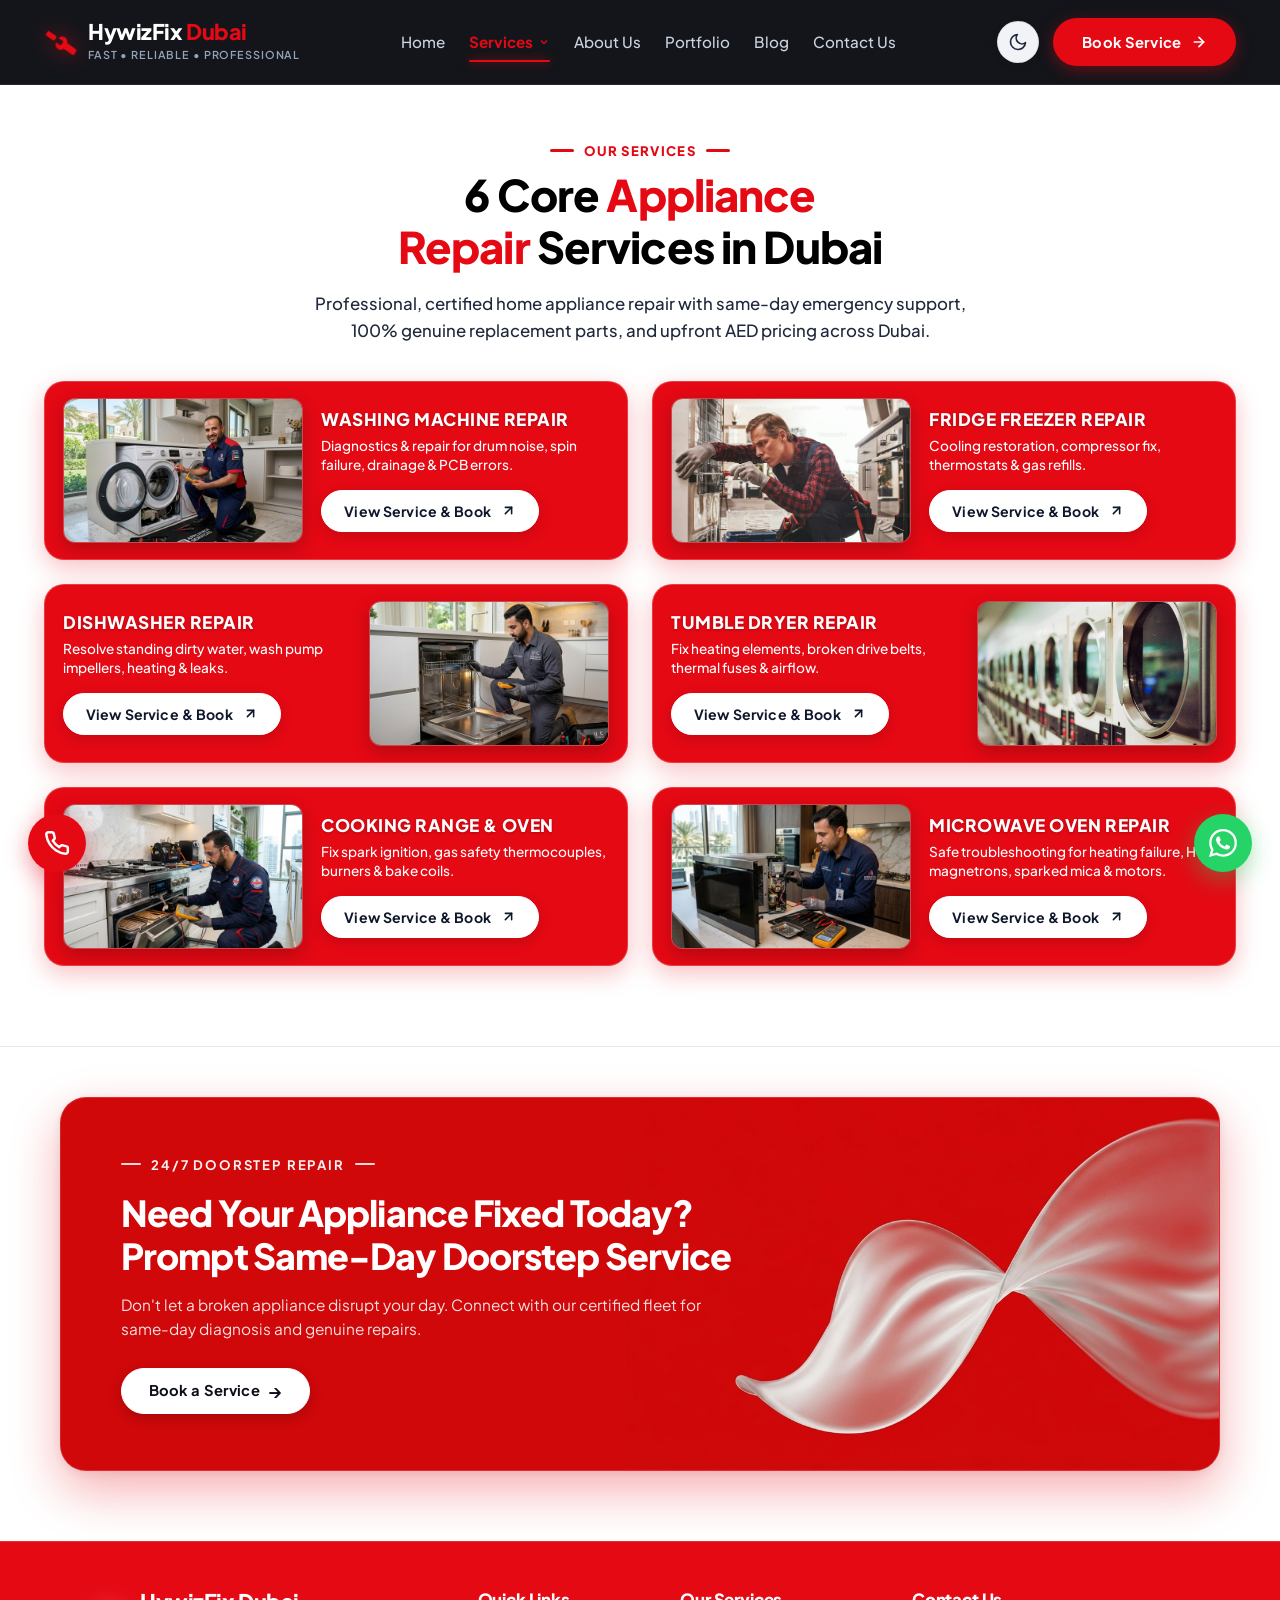
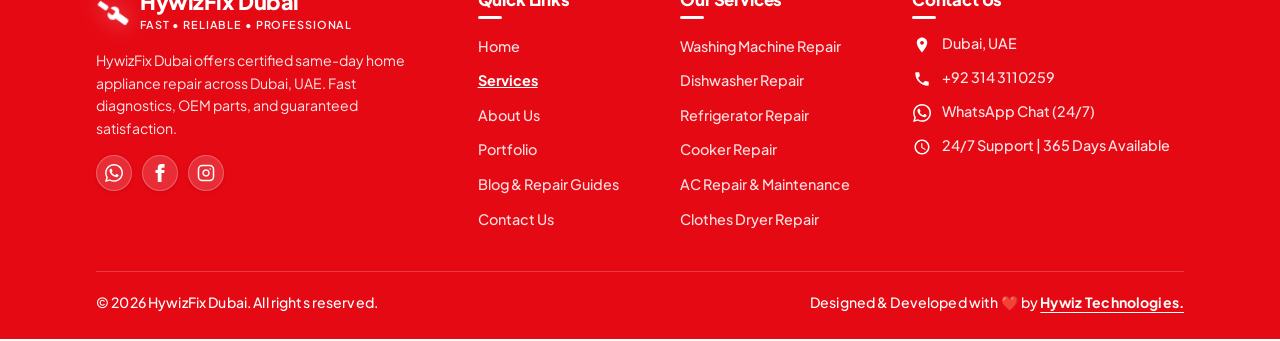
<file: services.html>
<!DOCTYPE html>
<html lang="en">
<head>
  <meta charset="UTF-8" />
  <meta name="viewport" content="width=device-width, initial-scale=1.0" />
  <title>Comprehensive 6 Core Appliance Repair Services in Dubai | HywizFix Dubai</title>
  <meta name="description" content="Explore our 6 core home appliance repair services across Dubai: Washing Machines, Refrigerators, Dishwashers, Dryers, Cooking Ranges, and Microwave Ovens. Transparent AED pricing & 90-day parts warranty." />
  <link rel="preconnect" href="https://fonts.googleapis.com" />
  <link rel="preconnect" href="https://fonts.gstatic.com" crossorigin />
  <link href="https://fonts.googleapis.com/css2?family=Plus+Jakarta+Sans:wght@400;500;600;700;800&display=swap" rel="stylesheet" />
  <link rel="stylesheet" href="assets/css/style.css?v=9.5" />
  <script>
    (function () {
      try {
        if (localStorage.getItem('rua-theme') === 'dark') {
          document.documentElement.setAttribute('data-theme', 'dark');
        }
      } catch (e) {}
    })();
  </script>
</head>
<body>


  <!-- Main Navigation Header Matching Reference Image -->
  <header class="site-nav-header">
    <div class="container nav-inner-container">
      <!-- Brand Logo (Red Wrench + HywizFix Dubai) -->
      <a href="index.html" class="brand-identity" aria-label="HywizFix Dubai">
        <svg class="brand-wrench-svg" viewBox="0 0 24 24" fill="currentColor">
          <path d="M22.7 19.3l-5.6-5.6c.7-1.4.5-3.2-.6-4.3-1.4-1.4-3.6-1.5-5.1-.4L14.7 12l-2.7 2.7-2.9-2.9c-1.1 1.5-1 3.7.4 5.1 1.1 1.1 2.9 1.3 4.3.6l5.6 5.6c.4.4 1 .4 1.4 0l1.9-1.9c.4-.4.4-1 0-1.4zM2.8 5.6l4.2 4.2c.4.4 1 .4 1.4 0l1.4-1.4c.4-.4.4-1 0-1.4L5.6 2.8C5.2 2.4 4.6 2.4 4.2 2.8L2.8 4.2c-.4.4-.4 1 0 1.4z"/>
        </svg>
        <div class="brand-title-wrap">
          <div class="brand-main-text">HywizFix <span class="brand-red">Dubai</span></div>
          <div class="brand-sub-tagline">Fast &bull; Reliable &bull; Professional</div>
        </div>
      </a>

      <!-- Center Nav Links Matching Reference Image -->
      <nav class="nav-desktop" aria-label="Main Navigation">
        <ul class="ref-nav-list">
          <li class="ref-nav-item">
            <a href="index.html" class="ref-nav-link">Home</a>
          </li>
          <li class="ref-nav-item has-dropdown">
            <a href="services.html" class="ref-nav-link active">
              <span>Services</span>
              <svg width="12" height="12" viewBox="0 0 24 24" fill="none" stroke="currentColor" stroke-width="2.5"><polyline points="6 9 12 15 18 9"></polyline></svg>
            </a>
            <ul class="pill-dropdown-menu">
              <li>
                <a href="washing-machine-repair.html" class="pill-dropdown-link">
                  <div class="dropdown-icon-box">
                    <svg viewBox="0 0 24 24" fill="none" stroke="currentColor" stroke-width="2.2" stroke-linecap="round" stroke-linejoin="round">
                      <rect x="4" y="2" width="16" height="20" rx="3"></rect>
                      <circle cx="12" cy="13" r="5"></circle>
                      <circle cx="12" cy="13" r="2"></circle>
                    </svg>
                  </div>
                  <span class="dropdown-item-title">Washing Machine Repair</span>
                  <span class="dropdown-item-arrow">&rarr;</span>
                </a>
              </li>
              <li>
                <a href="refrigerator-repair.html" class="pill-dropdown-link">
                  <div class="dropdown-icon-box">
                    <svg viewBox="0 0 24 24" fill="none" stroke="currentColor" stroke-width="2.2" stroke-linecap="round" stroke-linejoin="round">
                      <rect x="5" y="2" width="14" height="20" rx="2"></rect>
                      <line x1="5" y1="10" x2="19" y2="10"></line>
                    </svg>
                  </div>
                  <span class="dropdown-item-title">Refrigerator &amp; Freezer Repair</span>
                  <span class="dropdown-item-arrow">&rarr;</span>
                </a>
              </li>
              <li>
                <a href="dishwasher-repair.html" class="pill-dropdown-link">
                  <div class="dropdown-icon-box">
                    <svg viewBox="0 0 24 24" fill="none" stroke="currentColor" stroke-width="2.2" stroke-linecap="round" stroke-linejoin="round">
                      <rect x="4" y="3" width="16" height="18" rx="2"></rect>
                      <line x1="4" y1="8" x2="20" y2="8"></line>
                    </svg>
                  </div>
                  <span class="dropdown-item-title">Dishwasher Repair & Descaling</span>
                  <span class="dropdown-item-arrow">&rarr;</span>
                </a>
              </li>
              <li>
                <a href="dryer-repair.html" class="pill-dropdown-link">
                  <div class="dropdown-icon-box">
                    <svg viewBox="0 0 24 24" fill="none" stroke="currentColor" stroke-width="2.2" stroke-linecap="round" stroke-linejoin="round">
                      <rect x="4" y="2" width="16" height="20" rx="3"></rect>
                      <circle cx="12" cy="13" r="5"></circle>
                      <path d="M10 13c1-1 2-1 3 0s2 1 3 0"></path>
                    </svg>
                  </div>
                  <span class="dropdown-item-title">Clothes Dryer Repair</span>
                  <span class="dropdown-item-arrow">&rarr;</span>
                </a>
              </li>
              <li>
                <a href="cooker-repair.html" class="pill-dropdown-link">
                  <div class="dropdown-icon-box">
                    <svg viewBox="0 0 24 24" fill="none" stroke="currentColor" stroke-width="2.2" stroke-linecap="round" stroke-linejoin="round">
                      <rect x="4" y="3" width="16" height="18" rx="2"></rect>
                      <circle cx="8" cy="6" r="1" fill="currentColor"></circle>
                      <circle cx="12" cy="6" r="1" fill="currentColor"></circle>
                      <circle cx="16" cy="6" r="1" fill="currentColor"></circle>
                    </svg>
                  </div>
                  <span class="dropdown-item-title">Cooking Range & Cooker Repair</span>
                  <span class="dropdown-item-arrow">&rarr;</span>
                </a>
              </li>
              <li>
                <a href="microwave-repair.html" class="pill-dropdown-link">
                  <div class="dropdown-icon-box">
                    <svg viewBox="0 0 24 24" fill="none" stroke="currentColor" stroke-width="2.2" stroke-linecap="round" stroke-linejoin="round">
                      <rect x="3" y="4" width="18" height="16" rx="2"></rect>
                      <rect x="6" y="7" width="9" height="10" rx="1"></rect>
                    </svg>
                  </div>
                  <span class="dropdown-item-title">Microwave Oven Repair</span>
                  <span class="dropdown-item-arrow">&rarr;</span>
                </a>
              </li>
            </ul>
          </li>
          <li class="ref-nav-item">
            <a href="about.html" class="ref-nav-link">About Us</a>
          </li>
          <li class="ref-nav-item">
            <a href="portfolio.html" class="ref-nav-link">Portfolio</a>
          </li>
          <li class="ref-nav-item">
            <a href="blog.html" class="ref-nav-link">Blog</a>
          </li>
          <li class="ref-nav-item">
            <a href="contact.html" class="ref-nav-link">Contact Us</a>
          </li>
        </ul>
      </nav>

      <!-- Right Action Controls -->
      <div class="header-actions">
        <!-- Theme Toggle Button -->
        <button class="theme-toggle-btn" id="themeToggleBtn" type="button" aria-label="Toggle dark/light theme" title="Toggle theme">
          <svg id="sunIcon" style="display:none;" viewBox="0 0 24 24" fill="none" stroke="currentColor" stroke-width="2" stroke-linecap="round" stroke-linejoin="round">
            <circle cx="12" cy="12" r="5"></circle>
            <line x1="12" y1="1" x2="12" y2="3"></line>
            <line x1="12" y1="21" x2="12" y2="23"></line>
            <line x1="4.22" y1="4.22" x2="5.64" y2="5.64"></line>
            <line x1="18.36" y1="18.36" x2="19.78" y2="19.78"></line>
            <line x1="1" y1="12" x2="3" y2="12"></line>
            <line x1="21" y1="12" x2="23" y2="12"></line>
            <line x1="4.22" y1="19.78" x2="5.64" y2="18.36"></line>
            <line x1="18.36" y1="5.64" x2="19.78" y2="4.22"></line>
          </svg>
          <svg id="moonIcon" viewBox="0 0 24 24" fill="none" stroke="currentColor" stroke-width="2" stroke-linecap="round" stroke-linejoin="round">
            <path d="M21 12.79A9 9 0 1 1 11.21 3 7 7 0 0 0 21 12.79z"></path>
          </svg>
        </button>

        <!-- CTA Header Button -->
        <a href="https://wa.me/923143110259?text=Hello%20HywizFix%20Dubai%2C%20I%20need%20to%20book%20a%20repair%20service." target="_blank" rel="noopener noreferrer" class="btn-cta-header" id="headerCtaBtn" aria-label="Book Service">
          <span>Book Service</span>
          <svg class="arrow-icon" viewBox="0 0 24 24" fill="none" stroke="currentColor" stroke-width="2.5" stroke-linecap="round" stroke-linejoin="round">
            <line x1="5" y1="12" x2="19" y2="12"></line>
            <polyline points="12 5 19 12 12 19"></polyline>
          </svg>
        </a>

        <!-- Mobile Hamburger Toggle -->
        <button class="mobile-nav-toggle-btn" id="mobile-menu-toggle-btn" aria-label="Open menu">
          <svg width="24" height="24" viewBox="0 0 24 24" fill="none" stroke="currentColor" stroke-width="2"><line x1="3" y1="12" x2="21" y2="12"></line><line x1="3" y1="6" x2="21" y2="6"></line><line x1="3" y1="18" x2="21" y2="18"></line></svg>
        </button>
      </div>
    </div>

    <!-- Mobile Dropdown Drawer -->
    <div id="mobile-nav-dropdown" style="display: none; background: #05070c; border-top: 1px solid rgba(255, 255, 255, 0.08); padding: 20px 24px;">
      <div style="display: flex; flex-direction: column; gap: 14px; font-weight: 600;">
        <a href="index.html" style="color: #cbd5e1;">Home</a>
        <div class="mobile-services-wrapper" style="display: flex; flex-direction: column; gap: 10px;">
          <a href="services.html" style="color: #e50914;">Services</a>
          <div class="mobile-services-sub-list" style="display: flex; flex-direction: column; gap: 10px; padding-left: 14px; border-left: 2px solid rgba(229, 9, 20, 0.4);">
            <a href="washing-machine-repair.html" class="mobile-sub-link">Washing Machine Repair</a>
            <a href="refrigerator-repair.html" class="mobile-sub-link">Refrigerator &amp; Freezer Repair</a>
            <a href="dishwasher-repair.html" class="mobile-sub-link">Dishwasher Repair &amp; Descaling</a>
            <a href="dryer-repair.html" class="mobile-sub-link">Clothes Dryer Repair</a>
            <a href="cooker-repair.html" class="mobile-sub-link">Cooking Range &amp; Cooker Repair</a>
            <a href="microwave-repair.html" class="mobile-sub-link">Microwave Oven Repair</a>
          </div>
        </div>
        <a href="about.html" style="color: #cbd5e1;">About Us</a>
        <a href="portfolio.html" style="color: #cbd5e1;">Portfolio</a>
        <a href="blog.html" style="color: #cbd5e1;">Blog</a>
        <a href="contact.html" style="color: #cbd5e1;">Contact Us</a>
        <div style="display: flex; flex-direction: column; gap: 10px; padding-top: 12px; border-top: 1px solid rgba(255, 255, 255, 0.08);">
          <a href="https://wa.me/923143110259?text=Hello%20HywizFix%20Dubai%2C%20I%20need%20to%20book%20a%20repair%20service." class="btn-cta-header" style="width: 100%; justify-content: center; text-align: center;">
            <span>Book Service</span>
            <svg class="arrow-icon" viewBox="0 0 24 24" fill="none" stroke="currentColor" stroke-width="2.5" stroke-linecap="round" stroke-linejoin="round">
              <line x1="5" y1="12" x2="19" y2="12"></line>
              <polyline points="12 5 19 12 12 19"></polyline>
            </svg>
          </a>
        </div>
      </div>
    </div>
  </header>

  <main id="mainContent">
    <!-- The 6 Core Services Section -->
    <section class="services-catalog-section" id="services" style="padding: 60px 0 80px;">
      <div class="container">
        <div class="services-heading-block">
          <!-- Eyebrow Dash & Tag -->
          <div class="services-eyebrow-line">
            <span class="services-dash-bar"></span>
            <span class="services-eyebrow-tag">OUR SERVICES</span>
            <span class="services-dash-bar"></span>
          </div>

          <!-- Main Heading with Brand Red Accent -->
          <h2 class="services-section-title">
            6 Core <span class="brand-red">Appliance Repair</span> Services in Dubai
          </h2>

          <!-- Balanced Subtext Description -->
          <p class="services-section-lede">
            Professional, certified home appliance repair with same-day emergency support, 100% genuine replacement parts, and upfront AED pricing across Dubai.
          </p>
        </div>

        <!-- 2-Column Alternating Horizontal Split Cards Matching Reference Image -->
        <div class="services-ref-grid">

          <!-- CARD 1: Washing Machine Repair -->
          <article class="ref-service-card ref-card-img-left" id="service-washer">
            <div class="ref-card-media">
              <img class="ref-card-img" src="assets/images/services/washing-machine.jpg" alt="Washing Machine Repair in Dubai" loading="lazy" width="600" height="450" />
            </div>
            <div class="ref-card-content">
              <h3 class="ref-card-title">WASHING MACHINE REPAIR</h3>
              <p class="ref-card-desc">Diagnostics &amp; repair for drum noise, spin failure, drainage &amp; PCB errors.</p>
              <a href="washing-machine-repair.html" class="ref-view-more">
                <span>View Service &amp; Book</span>
                <svg viewBox="0 0 24 24" fill="none" stroke="currentColor" stroke-width="2.5" stroke-linecap="round" stroke-linejoin="round" aria-hidden="true"><line x1="7" y1="17" x2="17" y2="7"></line><polyline points="7 7 17 7 17 17"></polyline></svg>
              </a>
            </div>
          </article>

          <!-- CARD 2: Refrigerator Repair -->
          <article class="ref-service-card ref-card-img-left" id="service-fridge">
            <div class="ref-card-media">
              <img class="ref-card-img" src="assets/images/services/refrigerator.jpg" alt="Refrigerator & Freezer Repair in Dubai" loading="lazy" width="600" height="450" />
            </div>
            <div class="ref-card-content">
              <h3 class="ref-card-title">FRIDGE FREEZER REPAIR</h3>
              <p class="ref-card-desc">Cooling restoration, compressor fix, thermostats &amp; gas refills.</p>
              <a href="refrigerator-repair.html" class="ref-view-more">
                <span>View Service &amp; Book</span>
                <svg viewBox="0 0 24 24" fill="none" stroke="currentColor" stroke-width="2.5" stroke-linecap="round" stroke-linejoin="round" aria-hidden="true"><line x1="7" y1="17" x2="17" y2="7"></line><polyline points="7 7 17 7 17 17"></polyline></svg>
              </a>
            </div>
          </article>

          <!-- CARD 3: Dishwasher Repair -->
          <article class="ref-service-card ref-card-img-right" id="service-dishwasher">
            <div class="ref-card-media">
              <img class="ref-card-img" src="assets/images/services/dishwasher.jpg" alt="Dishwasher Repair in Dubai" loading="lazy" width="600" height="450" />
            </div>
            <div class="ref-card-content">
              <h3 class="ref-card-title">DISHWASHER REPAIR</h3>
              <p class="ref-card-desc">Resolve standing dirty water, wash pump impellers, heating &amp; leaks.</p>
              <a href="dishwasher-repair.html" class="ref-view-more">
                <span>View Service &amp; Book</span>
                <svg viewBox="0 0 24 24" fill="none" stroke="currentColor" stroke-width="2.5" stroke-linecap="round" stroke-linejoin="round" aria-hidden="true"><line x1="7" y1="17" x2="17" y2="7"></line><polyline points="7 7 17 7 17 17"></polyline></svg>
              </a>
            </div>
          </article>

          <!-- CARD 4: Clothes Dryer Repair -->
          <article class="ref-service-card ref-card-img-right" id="service-dryer">
            <div class="ref-card-media">
              <img class="ref-card-img" src="assets/images/services/dryer.jpg" alt="Clothes Dryer Repair in Dubai" loading="lazy" width="600" height="450" />
            </div>
            <div class="ref-card-content">
              <h3 class="ref-card-title">TUMBLE DRYER REPAIR</h3>
              <p class="ref-card-desc">Fix heating elements, broken drive belts, thermal fuses &amp; airflow.</p>
              <a href="dryer-repair.html" class="ref-view-more">
                <span>View Service &amp; Book</span>
                <svg viewBox="0 0 24 24" fill="none" stroke="currentColor" stroke-width="2.5" stroke-linecap="round" stroke-linejoin="round" aria-hidden="true"><line x1="7" y1="17" x2="17" y2="7"></line><polyline points="7 7 17 7 17 17"></polyline></svg>
              </a>
            </div>
          </article>

          <!-- CARD 5: Cooking Range & Oven Repair -->
          <article class="ref-service-card ref-card-img-left" id="service-cooker">
            <div class="ref-card-media">
              <img class="ref-card-img" src="assets/images/services/cooker.jpg" alt="Cooking Range & Oven Repair in Dubai" loading="lazy" width="600" height="450" />
            </div>
            <div class="ref-card-content">
              <h3 class="ref-card-title">COOKING RANGE &amp; OVEN</h3>
              <p class="ref-card-desc">Fix spark ignition, gas safety thermocouples, burners &amp; bake coils.</p>
              <a href="cooker-repair.html" class="ref-view-more">
                <span>View Service &amp; Book</span>
                <svg viewBox="0 0 24 24" fill="none" stroke="currentColor" stroke-width="2.5" stroke-linecap="round" stroke-linejoin="round" aria-hidden="true"><line x1="7" y1="17" x2="17" y2="7"></line><polyline points="7 7 17 7 17 17"></polyline></svg>
              </a>
            </div>
          </article>

          <!-- CARD 6: Microwave Oven Repair -->
          <article class="ref-service-card ref-card-img-left" id="service-microwave">
            <div class="ref-card-media">
              <img class="ref-card-img" src="assets/images/services/microwave-oven.jpg" alt="Microwave Oven Repair in Dubai" loading="lazy" width="600" height="450" />
            </div>
            <div class="ref-card-content">
              <h3 class="ref-card-title">MICROWAVE OVEN REPAIR</h3>
              <p class="ref-card-desc">Safe troubleshooting for heating failure, HV magnetrons, sparked mica &amp; motors.</p>
              <a href="microwave-repair.html" class="ref-view-more">
                <span>View Service &amp; Book</span>
                <svg viewBox="0 0 24 24" fill="none" stroke="currentColor" stroke-width="2.5" stroke-linecap="round" stroke-linejoin="round" aria-hidden="true"><line x1="7" y1="17" x2="17" y2="7"></line><polyline points="7 7 17 7 17 17"></polyline></svg>
              </a>
            </div>
          </article>

        </div>
      </div>
    </section>

    <!-- Pre-Footer CTA Card -->
    <section class="global-prefooter-cta-section" id="prefooter-cta-card">
      <div class="container" style="max-width: 1200px; margin: 0 auto; padding: 0 20px;">
        <div class="cta-ref-card">
          <div class="cta-ref-content">
            <div class="cta-ref-eyebrow">
              <span class="cta-ref-dash">&mdash;</span>
              <span>24/7 DOORSTEP REPAIR</span>
            </div>
            <h2 class="cta-ref-title">
              Need Your Appliance Fixed Today? <br />Prompt Same-Day Doorstep Service
            </h2>
            <p class="cta-ref-desc">
              Don't let a broken appliance disrupt your day. Connect with our certified fleet for same-day diagnosis and genuine repairs.
            </p>
            <div class="cta-ref-btns-row">
              <a href="tel:+923143110259" class="btn-ref-pill btn-ref-pill-white">
                <span>Book a Service</span>
                <span class="btn-arrow">&rarr;</span>
              </a>
            </div>
          </div>
        </div>
      </div>
    </section>
  </main>

  <!-- Footer Matching Reference (media_1789466898943.png) -->
  <footer class="site-footer-ref">
    <div class="container">
      <!-- Elevated Rounded Card (media_1789466898943.png) -->
      <div class="footer-ref-card cols-2 lg:flex lg:flex-row lg:justify-between lg:items-start">
        <!-- Col 1: Brand Info -->
        <div class="footer-card-col footer-brand-col">
          <a href="index.html" class="brand-identity" aria-label="HywizFix Dubai">
            <svg class="brand-wrench-svg" viewBox="0 0 24 24" fill="currentColor">
              <path d="M22.7 19.3l-5.6-5.6c.7-1.4.5-3.2-.6-4.3-1.4-1.4-3.6-1.5-5.1-.4L14.7 12l-2.7 2.7-2.9-2.9c-1.1 1.5-1 3.7.4 5.1 1.1 1.1 2.9 1.3 4.3.6l5.6 5.6c.4.4 1 .4 1.4 0l1.9-1.9c.4-.4.4-1 0-1.4zM2.8 5.6l4.2 4.2c.4.4 1 .4 1.4 0l1.4-1.4c.4-.4.4-1 0-1.4L5.6 2.8C5.2 2.4 4.6 2.4 4.2 2.8L2.8 4.2c-.4.4-.4 1 0 1.4z"/>
            </svg>
            <div class="brand-title-wrap">
              <div class="brand-main-text">HywizFix <span class="brand-red">Dubai</span></div>
              <div class="brand-sub-tagline">Fast &bull; Reliable &bull; Professional</div>
            </div>
          </a>
          <p class="footer-ref-lede">
            HywizFix Dubai offers certified same-day home appliance repair across Dubai, UAE. Fast diagnostics, OEM parts, and guaranteed satisfaction.
          </p>
          <div class="footer-ref-socials">
            <a href="https://wa.me/923143110259?text=Hello%2C%20I%20need%20urgent%20appliance%20repair%20in%20Dubai" class="footer-social-circle" aria-label="WhatsApp" target="_blank" rel="noopener noreferrer">
              <svg width="18" height="18" viewBox="0 0 24 24" fill="currentColor"><path d="M.057 24l1.687-6.163c-1.041-1.804-1.588-3.849-1.587-5.946.003-6.556 5.338-11.891 11.893-11.891 3.181.001 6.167 1.24 8.413 3.488 2.245 2.248 3.481 5.236 3.48 8.414-.003 6.557-5.338 11.892-11.893 11.892-1.99-.001-3.951-.5-5.688-1.448l-6.305 1.654zm6.597-3.807c1.676.995 3.276 1.591 5.392 1.592 5.448 0 9.886-4.434 9.889-9.885.002-5.462-4.415-9.89-9.881-9.892-5.452 0-9.887 4.434-9.889 9.884-.001 2.225.651 3.891 1.746 5.634l-.999 3.648 3.742-.981zm11.387-5.464c-.074-.124-.272-.198-.57-.347-.297-.149-1.758-.868-2.031-.967-.272-.099-.47-.149-.669.149-.198.297-.768.967-.941 1.165-.173.198-.347.223-.644.074-.297-.149-1.255-.462-2.39-1.475-.883-.788-1.48-1.761-1.653-2.059-.173-.297-.018-.458.13-.606.134-.133.297-.347.446-.521.151-.172.2-.296.3-.495.099-.198.05-.372-.025-.521-.075-.148-.669-1.611-.916-2.206-.242-.579-.487-.501-.669-.51l-.57-.01c-.198 0-.52.074-.792.372s-1.04 1.016-1.04 2.479 1.065 2.876 1.213 3.074c.149.198 2.095 3.2 5.076 4.487.709.306 1.263.489 1.694.626.712.226 1.36.194 1.872.118.571-.085 1.758-.719 2.006-1.413.248-.695.248-1.29.173-1.414z"/></svg>
            </a>
            <a href="https://facebook.com" class="footer-social-circle" aria-label="Facebook" target="_blank" rel="noopener noreferrer">
              <svg width="18" height="18" viewBox="0 0 24 24" fill="currentColor"><path d="M9 8H6v4h3v12h5V12h3.642L18 8h-4V6.333C14 5.374 14.5 5 15.6 5H18V0h-3.808C10.595 0 9 1.583 9 4.615V8z"/></svg>
            </a>
            <a href="https://instagram.com" class="footer-social-circle" aria-label="Instagram" target="_blank" rel="noopener noreferrer">
              <svg width="18" height="18" viewBox="0 0 24 24" fill="none" stroke="currentColor" stroke-width="2" stroke-linecap="round" stroke-linejoin="round"><rect x="2" y="2" width="20" height="20" rx="5" ry="5"></rect><path d="M16 11.37A4 4 0 1 1 12.63 8 4 4 0 0 1 16 11.37z"></path><line x1="17.5" y1="6.5" x2="17.51" y2="6.5"></line></svg>
            </a>
          </div>
        </div>

        <!-- Col 2: Quick Links -->
        <div class="footer-card-col">
          <h3 class="footer-col-title">Quick Links</h3>
          <span class="footer-col-title-dash"></span>
          <ul class="footer-links-list">
            <li><a href="index.html">Home</a></li>
            <li class="active"><a href="services.html">Services</a></li>
            <li><a href="about.html">About Us</a></li>
            <li><a href="portfolio.html">Portfolio</a></li>
            <li><a href="blog.html">Blog &amp; Repair Guides</a></li>
            <li><a href="contact.html">Contact Us</a></li>
          </ul>
        </div>

        <!-- Col 3: Our Services -->
        <div class="footer-card-col">
          <h3 class="footer-col-title">Our Services</h3>
          <span class="footer-col-title-dash"></span>
          <ul class="footer-links-list">
            <li><a href="washing-machine-repair.html">Washing Machine Repair</a></li>
            <li><a href="dishwasher-repair.html">Dishwasher Repair</a></li>
            <li><a href="refrigerator-repair.html">Refrigerator Repair</a></li>
            <li><a href="cooker-repair.html">Cooker Repair</a></li>
            <li><a href="services.html#services">AC Repair &amp; Maintenance</a></li>
            <li><a href="dryer-repair.html">Clothes Dryer Repair</a></li>
          </ul>
        </div>

        <!-- Col 4: Contact Us -->
        <div class="footer-card-col">
          <h3 class="footer-col-title">Contact Us</h3>
          <span class="footer-col-title-dash"></span>
          <div class="footer-contact-items">
            <div class="footer-contact-row">
              <span class="contact-icon-red">
                <svg width="18" height="18" viewBox="0 0 24 24" fill="currentColor"><path d="M12 2C8.13 2 5 5.13 5 9c0 5.25 7 13 7 13s7-7.75 7-13c0-3.87-3.13-7-7-7zm0 9.5c-1.38 0-2.5-1.12-2.5-2.5s1.12-2.5 2.5-2.5 2.5 1.12 2.5 2.5-1.12 2.5-2.5 2.5z"/></svg>
              </span>
              <span class="contact-text">Dubai, UAE</span>
            </div>
            <div class="footer-contact-row">
              <span class="contact-icon-red">
                <svg width="18" height="18" viewBox="0 0 24 24" fill="currentColor"><path d="M20.01 15.38c-1.23 0-2.42-.2-3.53-.56a.977.977 0 0 0-1.01.24l-2.2 2.2a15.05 15.05 0 0 1-6.59-6.59l2.2-2.21a.96.96 0 0 0 .25-1.01A11.36 11.36 0 0 1 8.57 3.99c0-.55-.45-1-1-1H4c-.55 0-1 .45-1 1 0 9.39 7.61 17 17 17 .55 0 1-.45 1-1v-3.61c0-.55-.45-1-.99-1z"/></svg>
              </span>
              <a href="tel:+923143110259" class="contact-text contact-link">+92 314 3110259</a>
            </div>
            <div class="footer-contact-row">
              <span class="contact-icon-red">
                <svg width="18" height="18" viewBox="0 0 24 24" fill="currentColor"><path d="M.057 24l1.687-6.163c-1.041-1.804-1.588-3.849-1.587-5.946.003-6.556 5.338-11.891 11.893-11.891 3.181.001 6.167 1.24 8.413 3.488 2.245 2.248 3.481 5.236 3.48 8.414-.003 6.557-5.338 11.892-11.893 11.892-1.99-.001-3.951-.5-5.688-1.448l-6.305 1.654zm6.597-3.807c1.676.995 3.276 1.591 5.392 1.592 5.448 0 9.886-4.434 9.889-9.885.002-5.462-4.415-9.89-9.881-9.892-5.452 0-9.887 4.434-9.889 9.884-.001 2.225.651 3.891 1.746 5.634l-.999 3.648 3.742-.981zm11.387-5.464c-.074-.124-.272-.198-.57-.347-.297-.149-1.758-.868-2.031-.967-.272-.099-.47-.149-.669.149-.198.297-.768.967-.941 1.165-.173.198-.347.223-.644.074-.297-.149-1.255-.462-2.39-1.475-.883-.788-1.48-1.761-1.653-2.059-.173-.297-.018-.458.13-.606.134-.133.297-.347.446-.521.151-.172.2-.296.3-.495.099-.198.05-.372-.025-.521-.075-.148-.669-1.611-.916-2.206-.242-.579-.487-.501-.669-.51l-.57-.01c-.198 0-.52.074-.792.372s-1.04 1.016-1.04 2.479 1.065 2.876 1.213 3.074c.149.198 2.095 3.2 5.076 4.487.709.306 1.263.489 1.694.626.712.226 1.36.194 1.872.118.571-.085 1.758-.719 2.006-1.413.248-.695.248-1.29.173-1.414z"/></svg>
              </span>
              <a href="https://wa.me/923143110259?text=Hello%2C%20I%20need%20urgent%20appliance%20repair%20in%20Dubai" class="contact-text contact-link" target="_blank" rel="noopener noreferrer">WhatsApp Chat (24/7)</a>
            </div>
            <div class="footer-contact-row">
              <span class="contact-icon-red">
                <svg width="18" height="18" viewBox="0 0 24 24" fill="currentColor"><path d="M11.99 2C6.47 2 2 6.48 2 12s4.47 10 9.99 10C17.52 22 22 17.52 22 12S17.52 2 11.99 2zM12 20c-4.42 0-8-3.58-8-8s3.58-8 8-8 8 3.58 8 8-3.58 8-8 8zm.5-13H11v6l5.25 3.15.75-1.23-4.5-2.67z"/></svg>
              </span>
              <span class="contact-text">24/7 Support | 365 Days Available</span>
            </div>
          </div>
        </div>
      </div>

      <!-- Copyright Bar -->
      <div class="footer-ref-bottom">
        <p class="footer-copy-left">&copy; 2026 HywizFix Dubai. All rights reserved.</p>
        <p class="footer-copy-right">Designed &amp; Developed with ❤️ by <a href="https://hywiz.com/" target="_blank" rel="noopener noreferrer">Hywiz Technologies.</a></p>
      </div>
    </div>
  </footer>

  <!-- Floating Action Buttons (media_1789466898943.png) -->
  <!-- Bottom-Left: Red Emergency Call Button -->
  <a href="tel:+923143110259" class="floating-call-btn" aria-label="Call Emergency Dispatch" title="Emergency Call (+92 314 3110259)">
    <svg width="26" height="26" viewBox="0 0 24 24" fill="none" stroke="currentColor" stroke-width="2.3" stroke-linecap="round" stroke-linejoin="round">
      <path d="M22 16.92v3a2 2 0 0 1-2.18 2 19.79 19.79 0 0 1-8.63-3.07 19.5 19.5 0 0 1-6-6 19.79 19.79 0 0 1-3.07-8.67A2 2 0 0 1 4.11 2h3a2 2 0 0 1 2 1.72 12.84 12.84 0 0 0 .7 2.81 2 2 0 0 1-.45 2.11L8.09 9.91a16 16 0 0 0 6 6l1.27-1.27a2 2 0 0 1 2.11-.45 12.84 12.84 0 0 0 2.81.7A2 2 0 0 1 22 16.92z"></path>
    </svg>
  </a>

  <!-- Bottom-Right: Green WhatsApp Quick Button -->
  <a href="https://wa.me/923143110259?text=Hello%2C%20I%20need%20urgent%20appliance%20repair%20in%20Dubai" class="floating-wa-btn" aria-label="Chat on WhatsApp" target="_blank" rel="noopener noreferrer" title="WhatsApp 24/7 Dispatch">
    <svg width="28" height="28" viewBox="0 0 24 24" fill="currentColor"><path d="M.057 24l1.687-6.163c-1.041-1.804-1.588-3.849-1.587-5.946.003-6.556 5.338-11.891 11.893-11.891 3.181.001 6.167 1.24 8.413 3.488 2.245 2.248 3.481 5.236 3.48 8.414-.003 6.557-5.338 11.892-11.893 11.892-1.99-.001-3.951-.5-5.688-1.448l-6.305 1.654zm6.597-3.807c1.676.995 3.276 1.591 5.392 1.592 5.448 0 9.886-4.434 9.889-9.885.002-5.462-4.415-9.89-9.881-9.892-5.452 0-9.887 4.434-9.889 9.884-.001 2.225.651 3.891 1.746 5.634l-.999 3.648 3.742-.981zm11.387-5.464c-.074-.124-.272-.198-.57-.347-.297-.149-1.758-.868-2.031-.967-.272-.099-.47-.149-.669.149-.198.297-.768.967-.941 1.165-.173.198-.347.223-.644.074-.297-.149-1.255-.462-2.39-1.475-.883-.788-1.48-1.761-1.653-2.059-.173-.297-.018-.458.13-.606.134-.133.297-.347.446-.521.151-.172.2-.296.3-.495.099-.198.05-.372-.025-.521-.075-.148-.669-1.611-.916-2.206-.242-.579-.487-.501-.669-.51l-.57-.01c-.198 0-.52.074-.792.372s-1.04 1.016-1.04 2.479 1.065 2.876 1.213 3.074c.149.198 2.095 3.2 5.076 4.487.709.306 1.263.489 1.694.626.712.226 1.36.194 1.872.118.571-.085 1.758-.719 2.006-1.413.248-.695.248-1.29.173-1.414z"/></svg>
  </a>

  <!-- Mobile Sticky Emergency Bottom Bar -->
  <div class="mobile-emergency-bar">
    <a href="tel:+923143110259" class="mobile-bar-btn call-action">
      <svg width="18" height="18" viewBox="0 0 24 24" fill="none" stroke="currentColor" stroke-width="2.2"><path d="M22 16.92v3a2 2 0 0 1-2.18 2 19.79 19.79 0 0 1-8.63-3.07 19.5 19.5 0 0 1-6-6 19.79 19.79 0 0 1-3.07-8.67A2 2 0 0 1 4.11 2h3a2 2 0 0 1 2 1.72 12.84 12.84 0 0 0 .7 2.81 2 2 0 0 1-.45 2.11L8.09 9.91a16 16 0 0 0 6 6l1.27-1.27a2 2 0 0 1 2.11-.45 12.84 12.84 0 0 0 2.81.7A2 2 0 0 1 22 16.92z"></path></svg>
      <span>Call Dispatch</span>
    </a>
    <a href="https://wa.me/923143110259?text=Hello%2C%20I%20need%20urgent%20appliance%20repair%20in%20Dubai" class="mobile-bar-btn whatsapp-action">
      <svg width="18" height="18" viewBox="0 0 24 24" fill="none" stroke="currentColor" stroke-width="2.2"><path d="M21 11.5a8.38 8.38 0 0 1-.9 3.8 8.5 8.5 0 0 1-7.6 4.7 8.38 8.38 0 0 1-3.8-.9L3 21l1.9-5.7a8.38 8.38 0 0 1-.9-3.8 8.5 8.5 0 0 1 4.7-7.6 8.38 8.38 0 0 1 3.8-.9h.5a8.48 8.48 0 0 1 8 8v.5z"></path></svg>
      <span>WhatsApp 24/7</span>
    </a>
  </div>

  <!-- JavaScript -->
  <script src="assets/js/main.js?v=8.8"></script>
</body>
</html>
</file>
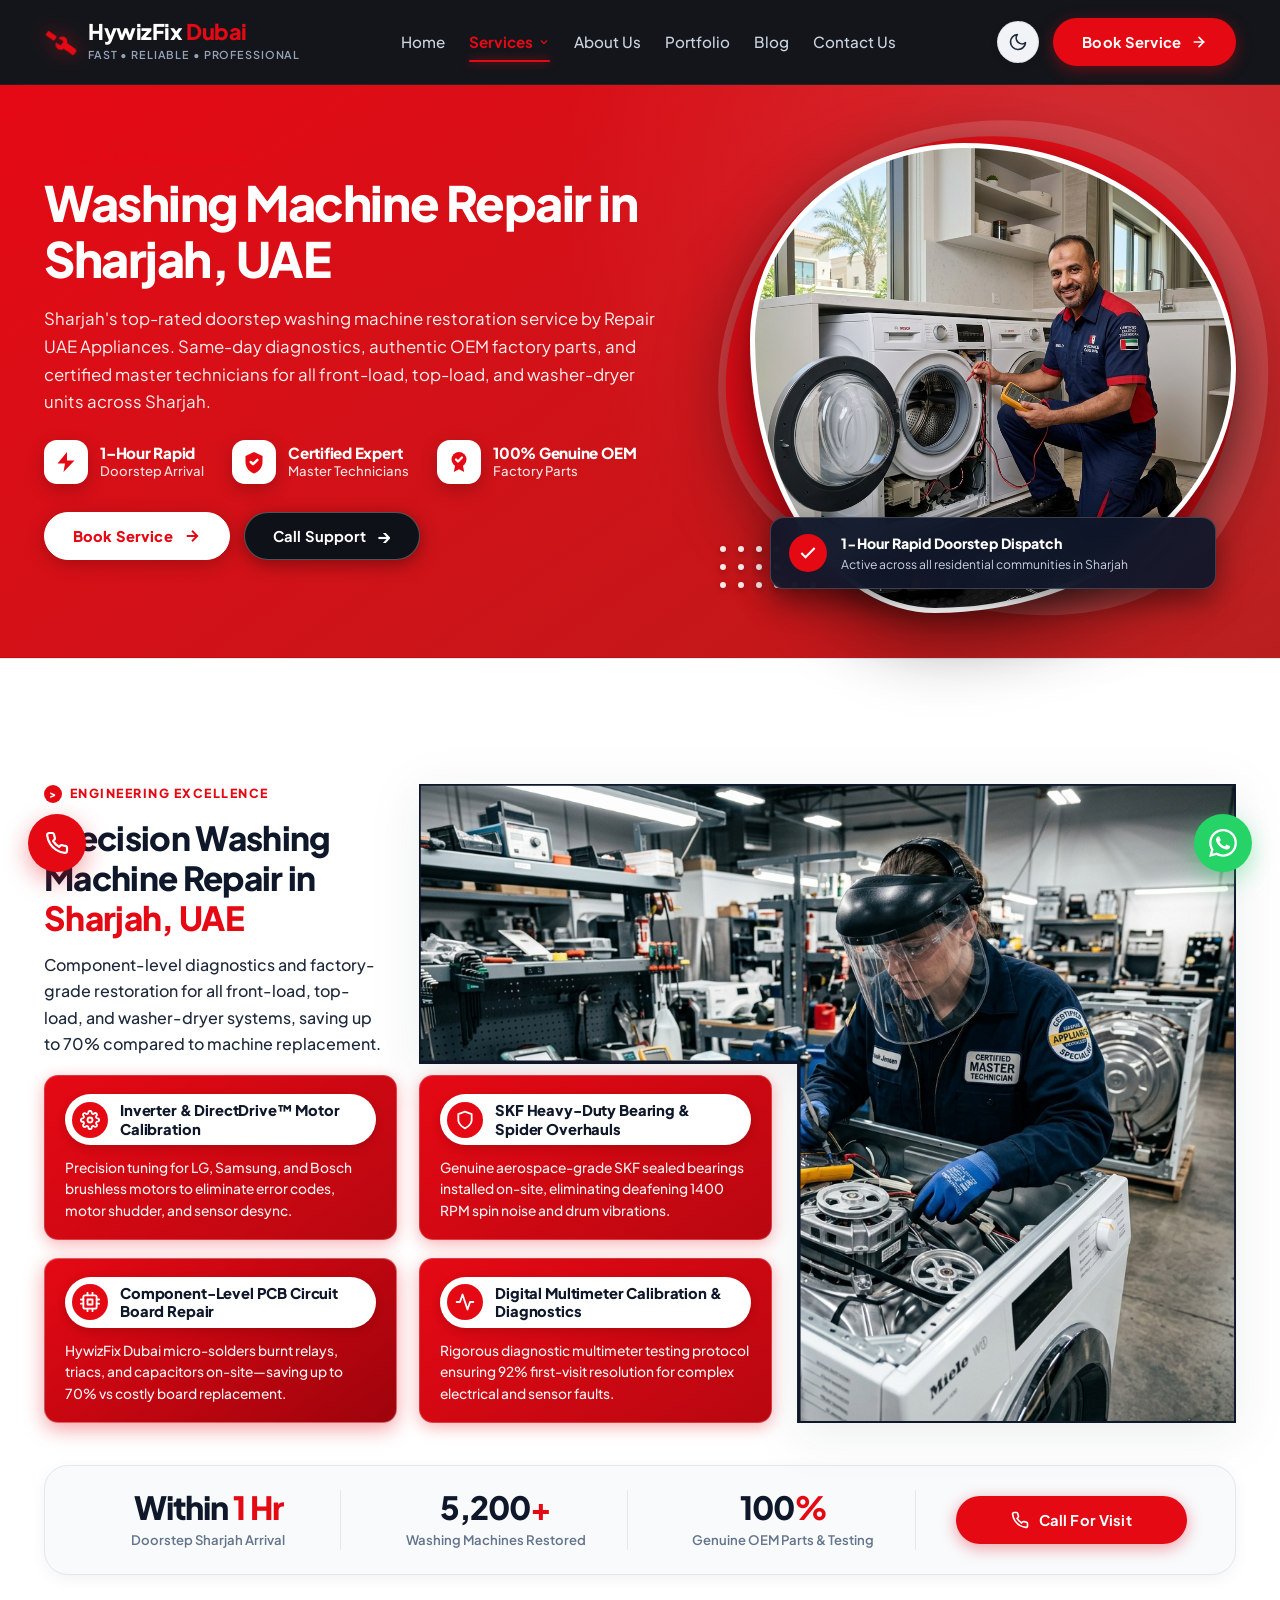
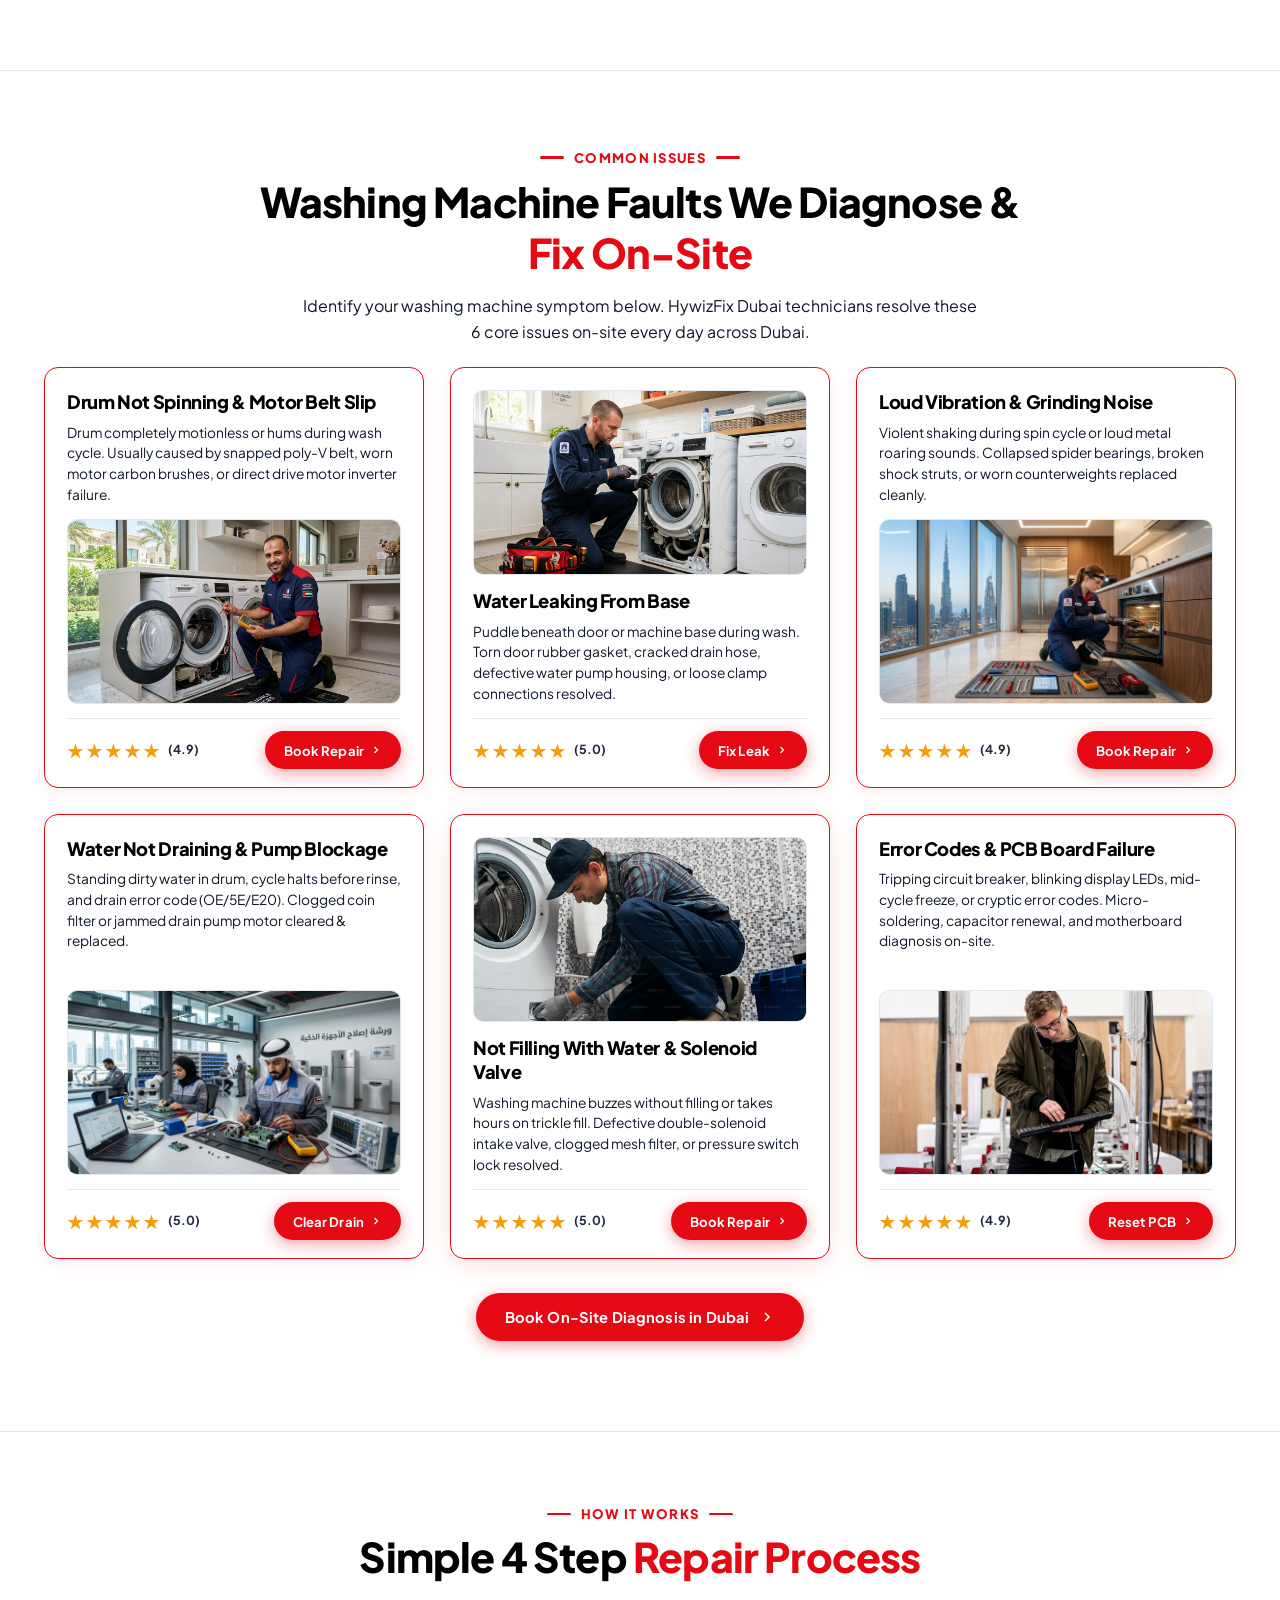
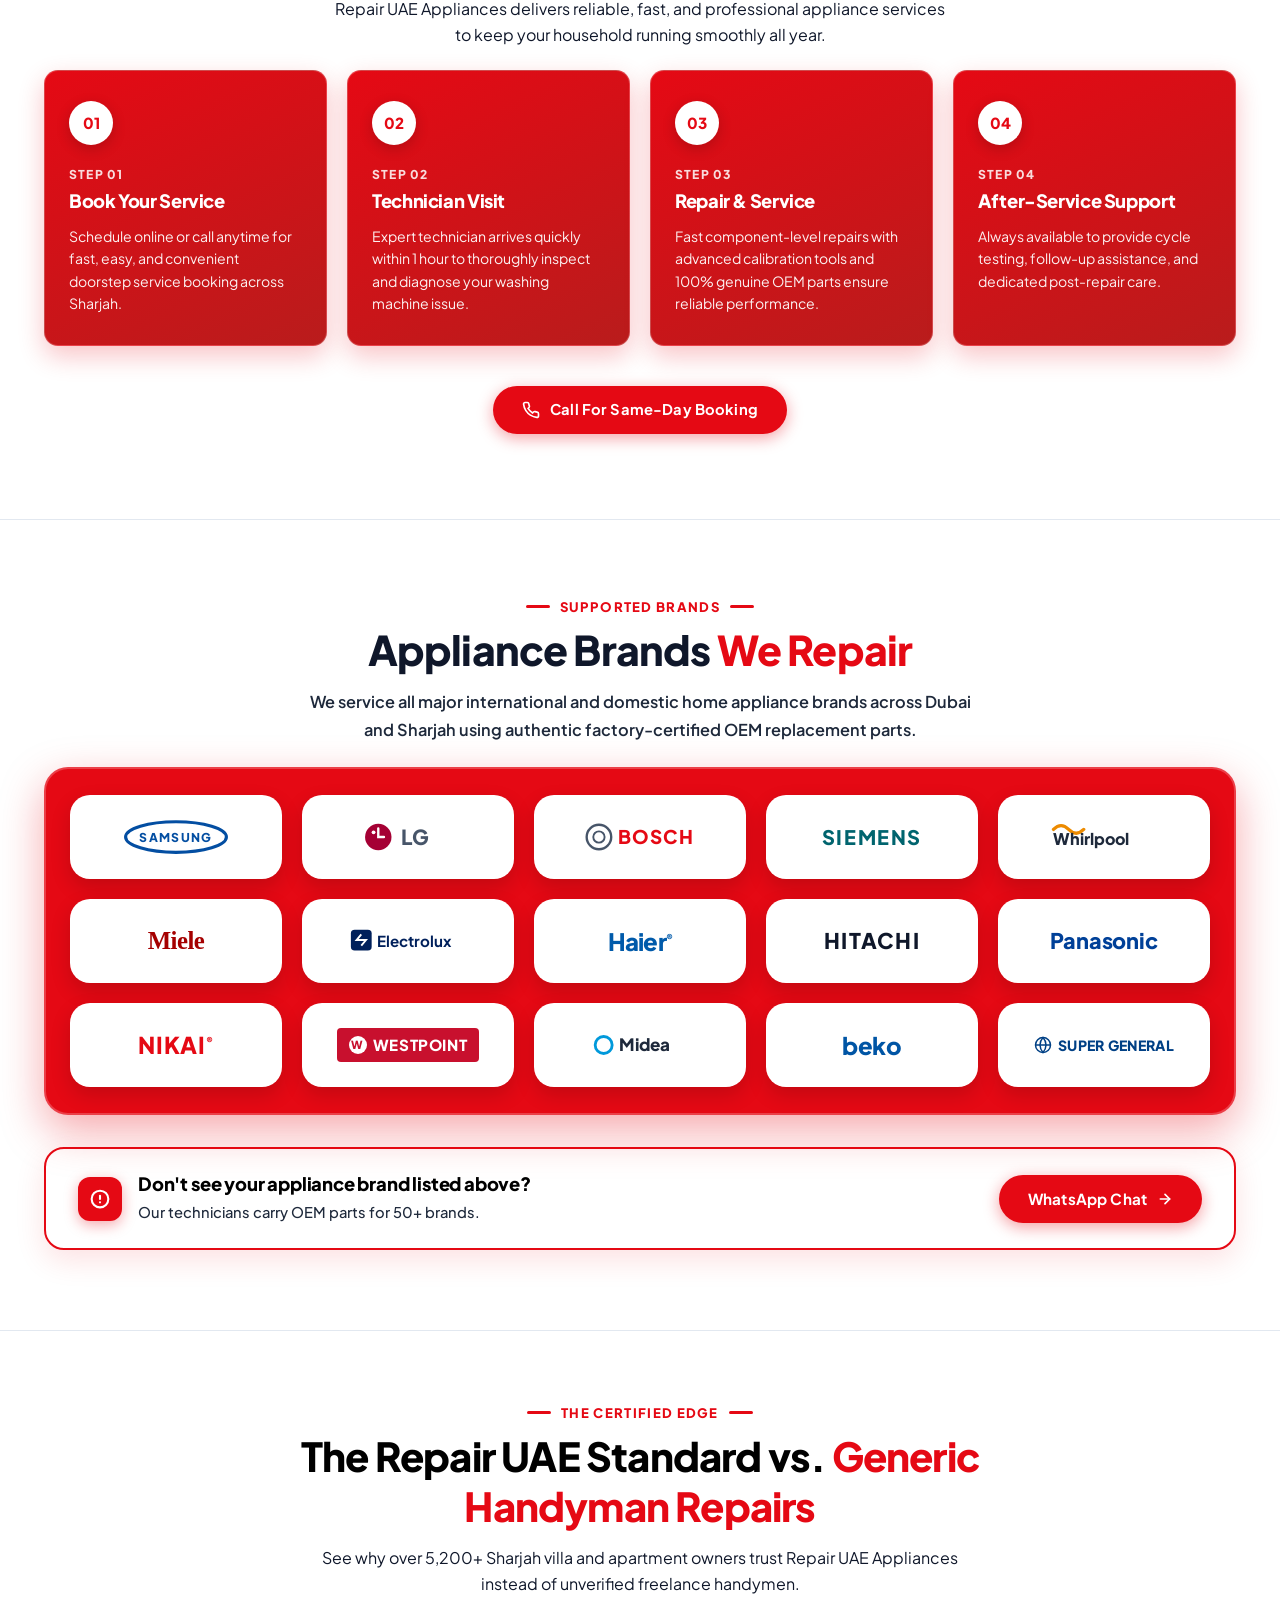
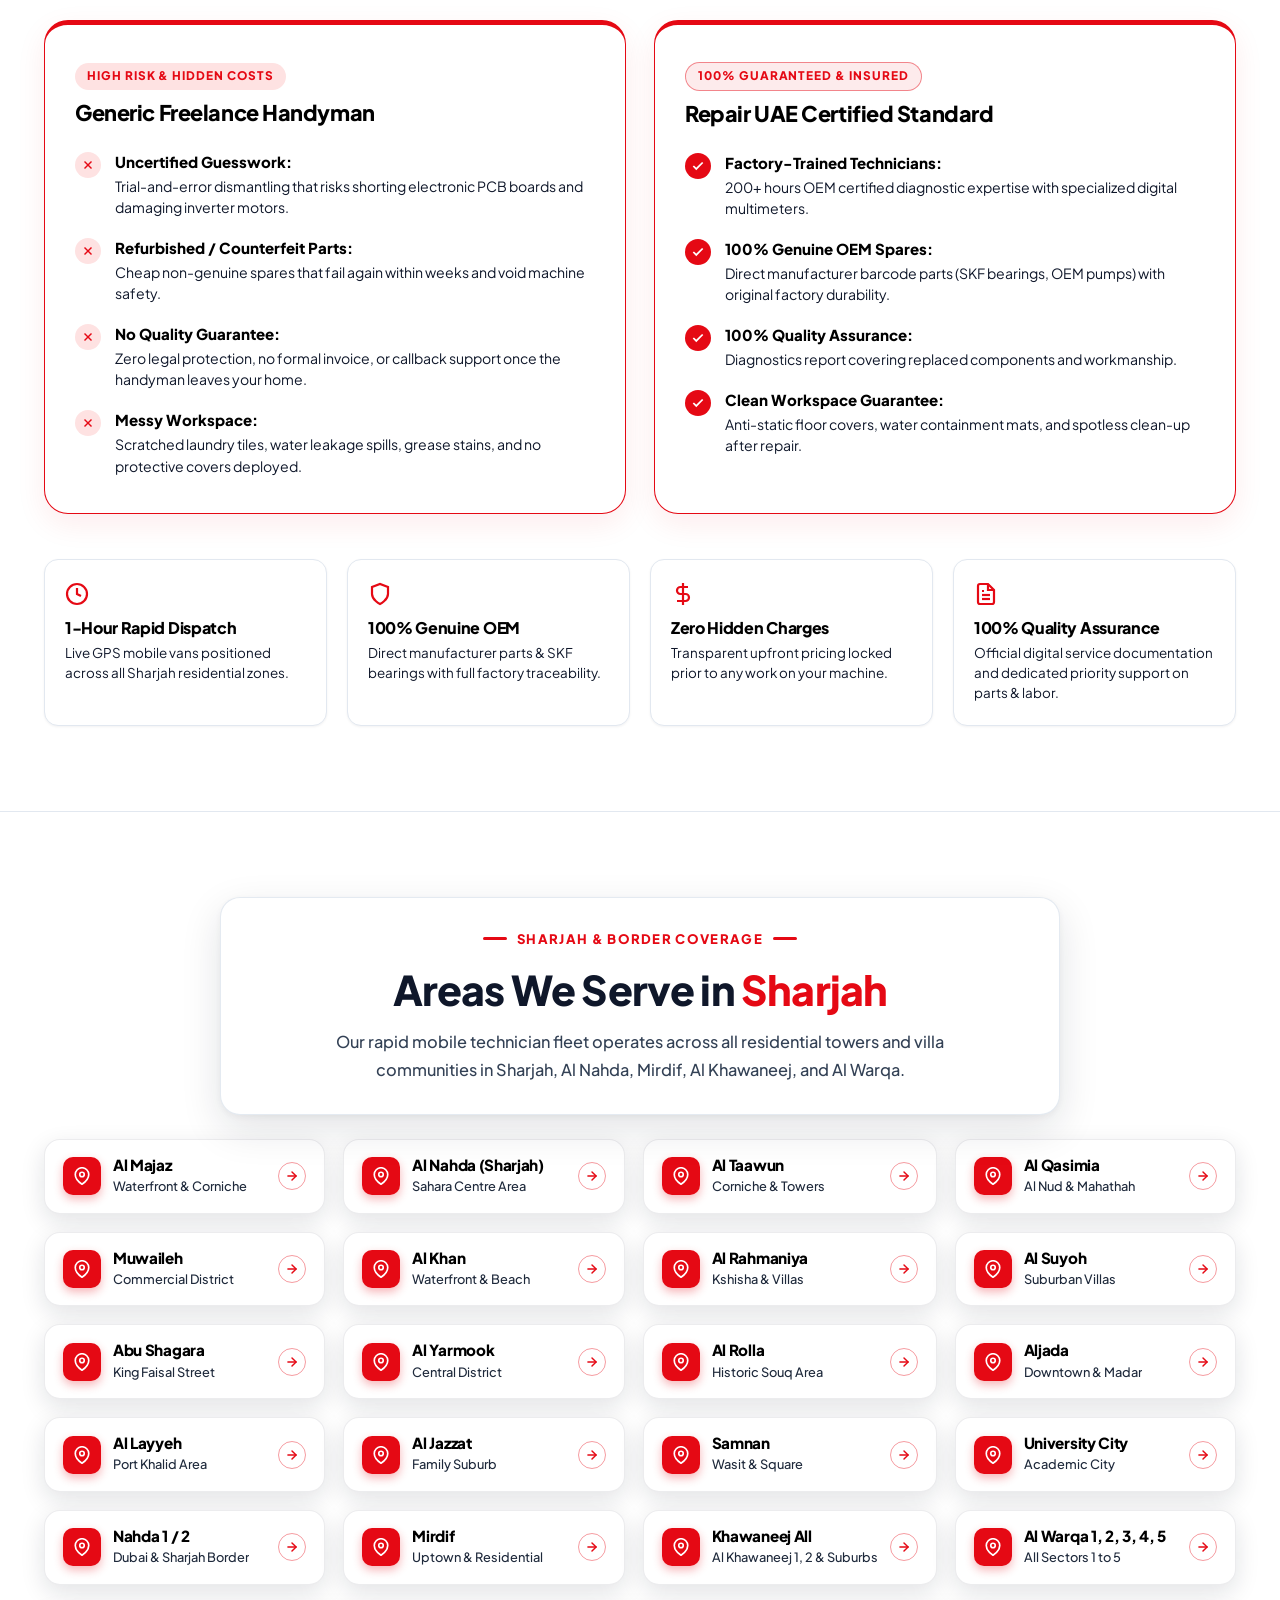
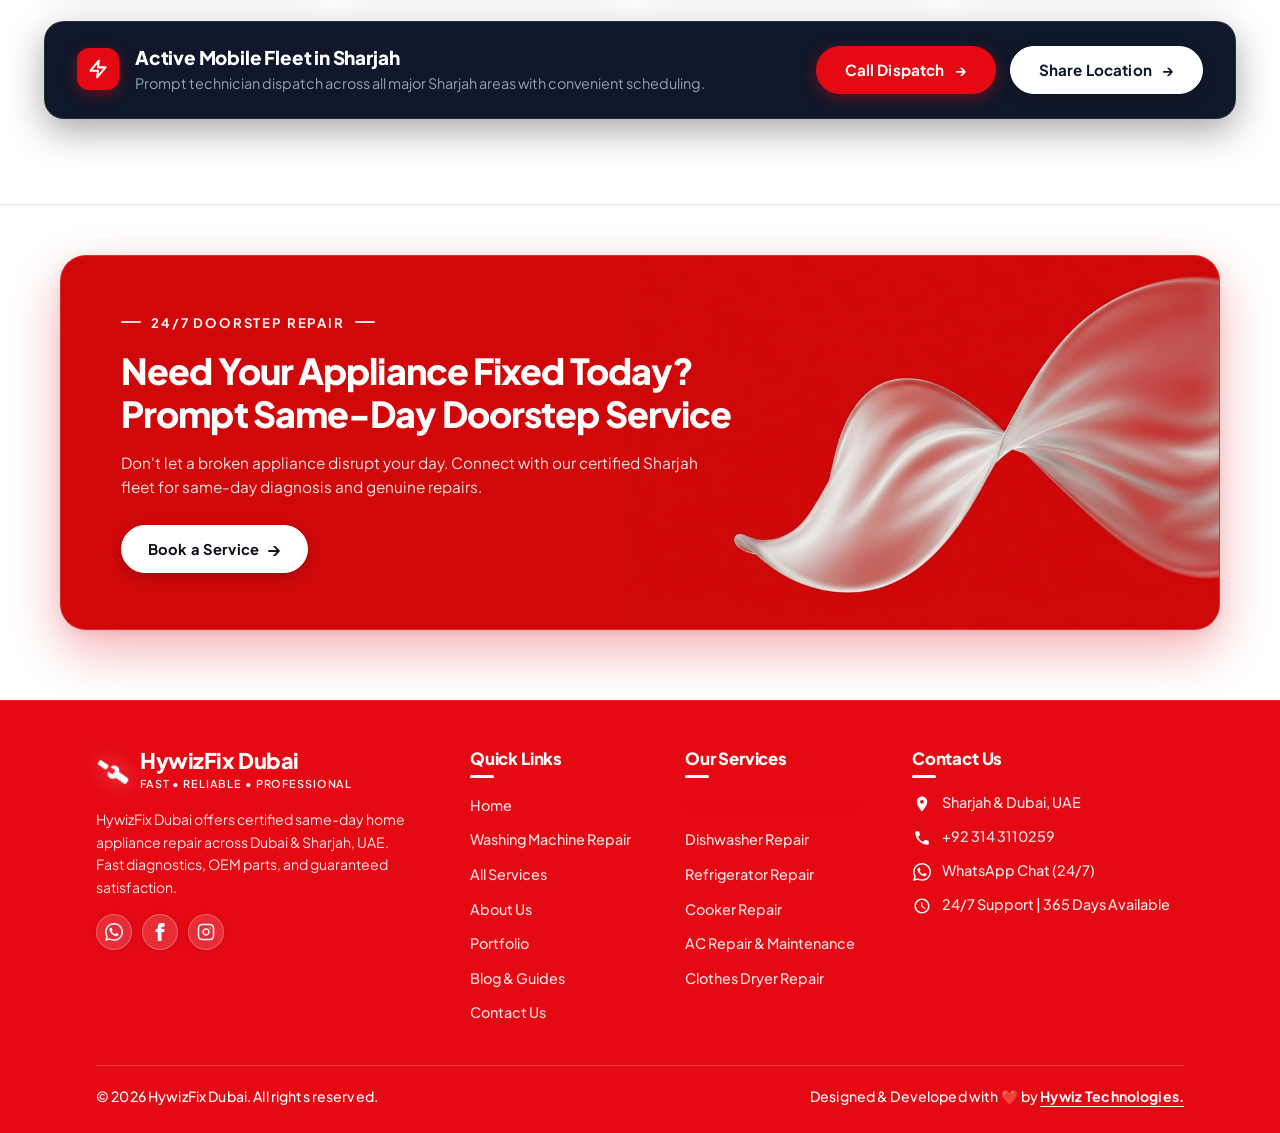
<file: washing-machine-repair.html>
<!DOCTYPE html>
<html lang="en">
<head>
  <meta charset="UTF-8" />
  <meta name="viewport" content="width=device-width, initial-scale=1.0" />
  <title>Washing Machine Repair in Sharjah, UAE | Repair UAE Appliances</title>
  <meta name="description" content="Sharjah's top-rated doorstep washing machine restoration service by Repair UAE Appliances. Same-day diagnostics, authentic OEM factory parts, and certified master technicians across Sharjah." />
  <link rel="preconnect" href="https://fonts.googleapis.com" />
  <link rel="preconnect" href="https://fonts.gstatic.com" crossorigin />
  <link href="https://fonts.googleapis.com/css2?family=Plus+Jakarta+Sans:wght@400;500;600;700;800;900&family=Caveat:wght@600;700&display=swap" rel="stylesheet" />
  <link rel="stylesheet" href="assets/css/style.css?v=9.5" />
  <script>
    (function () {
      try {
        if (localStorage.getItem('rua-theme') === 'dark') {
          document.documentElement.setAttribute('data-theme', 'dark');
        }
      } catch (e) {}
    })();
  </script>
</head>
<body>

  <!-- ==========================================================================
       Main Navigation Header
       ========================================================================== -->
  <header class="site-nav-header">
    <div class="container nav-inner-container">
      <!-- Brand Logo (Red Wrench + HywizFix Dubai) -->
      <a href="index.html" class="brand-identity" aria-label="HywizFix Dubai">
        <svg class="brand-wrench-svg" viewBox="0 0 24 24" fill="currentColor">
          <path d="M22.7 19.3l-5.6-5.6c.7-1.4.5-3.2-.6-4.3-1.4-1.4-3.6-1.5-5.1-.4L14.7 12l-2.7 2.7-2.9-2.9c-1.1 1.5-1 3.7.4 5.1 1.1 1.1 2.9 1.3 4.3.6l5.6 5.6c.4.4 1 .4 1.4 0l1.9-1.9c.4-.4.4-1 0-1.4zM2.8 5.6l4.2 4.2c.4.4 1 .4 1.4 0l1.4-1.4c.4-.4.4-1 0-1.4L5.6 2.8C5.2 2.4 4.6 2.4 4.2 2.8L2.8 4.2c-.4.4-.4 1 0 1.4z"/>
        </svg>
        <div class="brand-title-wrap">
          <div class="brand-main-text">HywizFix <span class="brand-red">Dubai</span></div>
          <div class="brand-sub-tagline">Fast &bull; Reliable &bull; Professional</div>
        </div>
      </a>

      <!-- Center Nav Links Matching Reference Image -->
      <nav class="nav-desktop" aria-label="Main Navigation">
        <ul class="ref-nav-list">
          <li class="ref-nav-item">
            <a href="index.html" class="ref-nav-link">Home</a>
          </li>
          <li class="ref-nav-item has-dropdown">
            <a href="services.html" class="ref-nav-link active">
              <span>Services</span>
              <svg width="12" height="12" viewBox="0 0 24 24" fill="none" stroke="currentColor" stroke-width="2.5"><polyline points="6 9 12 15 18 9"></polyline></svg>
            </a>
            <ul class="pill-dropdown-menu">
              <li>
                <a href="washing-machine-repair.html" class="pill-dropdown-link active" style="color: var(--brand-red);">
                  <div class="dropdown-icon-box">
                    <svg viewBox="0 0 24 24" fill="none" stroke="currentColor" stroke-width="2.2" stroke-linecap="round" stroke-linejoin="round">
                      <rect x="4" y="2" width="16" height="20" rx="3"></rect>
                      <circle cx="12" cy="13" r="5"></circle>
                      <circle cx="12" cy="13" r="2"></circle>
                    </svg>
                  </div>
                  <span class="dropdown-item-title">Washing Machine Repair</span>
                  <span class="dropdown-item-arrow">&rarr;</span>
                </a>
              </li>
              <li>
                <a href="refrigerator-repair.html" class="pill-dropdown-link">
                  <div class="dropdown-icon-box">
                    <svg viewBox="0 0 24 24" fill="none" stroke="currentColor" stroke-width="2.2" stroke-linecap="round" stroke-linejoin="round">
                      <rect x="5" y="2" width="14" height="20" rx="2"></rect>
                      <line x1="5" y1="10" x2="19" y2="10"></line>
                    </svg>
                  </div>
                  <span class="dropdown-item-title">Refrigerator &amp; Freezer Repair</span>
                  <span class="dropdown-item-arrow">&rarr;</span>
                </a>
              </li>
              <li>
                <a href="dishwasher-repair.html" class="pill-dropdown-link">
                  <div class="dropdown-icon-box">
                    <svg viewBox="0 0 24 24" fill="none" stroke="currentColor" stroke-width="2.2" stroke-linecap="round" stroke-linejoin="round">
                      <rect x="4" y="3" width="16" height="18" rx="2"></rect>
                      <line x1="4" y1="8" x2="20" y2="8"></line>
                    </svg>
                  </div>
                  <span class="dropdown-item-title">Dishwasher Repair & Descaling</span>
                  <span class="dropdown-item-arrow">&rarr;</span>
                </a>
              </li>
              <li>
                <a href="dryer-repair.html" class="pill-dropdown-link">
                  <div class="dropdown-icon-box">
                    <svg viewBox="0 0 24 24" fill="none" stroke="currentColor" stroke-width="2.2" stroke-linecap="round" stroke-linejoin="round">
                      <rect x="4" y="2" width="16" height="20" rx="3"></rect>
                      <circle cx="12" cy="13" r="5"></circle>
                      <path d="M10 13c1-1 2-1 3 0s2 1 3 0"></path>
                    </svg>
                  </div>
                  <span class="dropdown-item-title">Clothes Dryer Repair</span>
                  <span class="dropdown-item-arrow">&rarr;</span>
                </a>
              </li>
              <li>
                <a href="cooker-repair.html" class="pill-dropdown-link">
                  <div class="dropdown-icon-box">
                    <svg viewBox="0 0 24 24" fill="none" stroke="currentColor" stroke-width="2.2" stroke-linecap="round" stroke-linejoin="round">
                      <rect x="4" y="3" width="16" height="18" rx="2"></rect>
                      <circle cx="8" cy="6" r="1" fill="currentColor"></circle>
                      <circle cx="12" cy="6" r="1" fill="currentColor"></circle>
                      <circle cx="16" cy="6" r="1" fill="currentColor"></circle>
                    </svg>
                  </div>
                  <span class="dropdown-item-title">Cooking Range & Cooker Repair</span>
                  <span class="dropdown-item-arrow">&rarr;</span>
                </a>
              </li>
              <li>
                <a href="microwave-repair.html" class="pill-dropdown-link">
                  <div class="dropdown-icon-box">
                    <svg viewBox="0 0 24 24" fill="none" stroke="currentColor" stroke-width="2.2" stroke-linecap="round" stroke-linejoin="round">
                      <rect x="3" y="4" width="18" height="16" rx="2"></rect>
                      <rect x="6" y="7" width="9" height="10" rx="1"></rect>
                    </svg>
                  </div>
                  <span class="dropdown-item-title">Microwave Oven Repair</span>
                  <span class="dropdown-item-arrow">&rarr;</span>
                </a>
              </li>
            </ul>
          </li>
          <li class="ref-nav-item">
            <a href="about.html" class="ref-nav-link">About Us</a>
          </li>
          <li class="ref-nav-item">
            <a href="portfolio.html" class="ref-nav-link">Portfolio</a>
          </li>
          <li class="ref-nav-item">
            <a href="blog.html" class="ref-nav-link">Blog</a>
          </li>
          <li class="ref-nav-item">
            <a href="contact.html" class="ref-nav-link">Contact Us</a>
          </li>
        </ul>
      </nav>

      <!-- Right Action Controls: Theme Toggle & Book Service Button -->
      <div class="header-actions">
        <!-- Theme Toggle Button -->
        <button class="theme-toggle-btn" id="themeToggleBtn" type="button" aria-label="Toggle dark/light theme" title="Toggle theme">
          <svg id="sunIcon" style="display:none;" viewBox="0 0 24 24" fill="none" stroke="currentColor" stroke-width="2" stroke-linecap="round" stroke-linejoin="round">
            <circle cx="12" cy="12" r="5"></circle>
            <line x1="12" y1="1" x2="12" y2="3"></line>
            <line x1="12" y1="21" x2="12" y2="23"></line>
            <line x1="4.22" y1="4.22" x2="5.64" y2="5.64"></line>
            <line x1="18.36" y1="18.36" x2="19.78" y2="19.78"></line>
            <line x1="1" y1="12" x2="3" y2="12"></line>
            <line x1="21" y1="12" x2="23" y2="12"></line>
            <line x1="4.22" y1="19.78" x2="5.64" y2="18.36"></line>
            <line x1="18.36" y1="5.64" x2="19.78" y2="4.22"></line>
          </svg>
          <svg id="moonIcon" viewBox="0 0 24 24" fill="none" stroke="currentColor" stroke-width="2" stroke-linecap="round" stroke-linejoin="round">
            <path d="M21 12.79A9 9 0 1 1 11.21 3 7 7 0 0 0 21 12.79z"></path>
          </svg>
        </button>

        <!-- CTA Header Button -->
        <a href="https://wa.me/923143110259?text=Hello%20Repair%20UAE%20Appliances,%20I%20need%20to%20book%20a%20washing%20machine%20repair%20in%20Sharjah." target="_blank" rel="noopener noreferrer" class="btn-cta-header" id="headerCtaBtn" aria-label="Book Service">
          <span>Book Service</span>
          <svg class="arrow-icon" viewBox="0 0 24 24" fill="none" stroke="currentColor" stroke-width="2.5" stroke-linecap="round" stroke-linejoin="round">
            <line x1="5" y1="12" x2="19" y2="12"></line>
            <polyline points="12 5 19 12 12 19"></polyline>
          </svg>
        </a>
      </div>

      <!-- Mobile Hamburger Toggle -->
      <button class="mobile-nav-toggle-btn" id="mobile-menu-toggle-btn" aria-label="Open menu">
        <svg width="24" height="24" viewBox="0 0 24 24" fill="none" stroke="currentColor" stroke-width="2"><line x1="3" y1="12" x2="21" y2="12"></line><line x1="3" y1="6" x2="21" y2="6"></line><line x1="3" y1="18" x2="21" y2="18"></line></svg>
      </button>
    </div>

    <!-- Mobile Dropdown Drawer -->
    <div id="mobile-nav-dropdown" style="display: none; background: #05070c; border-top: 1px solid rgba(255, 255, 255, 0.08); padding: 20px 24px;">
      <div style="display: flex; flex-direction: column; gap: 16px; font-weight: 600;">
        <a href="index.html" style="color: #cbd5e1;">Home</a>
        <a href="washing-machine-repair.html" style="color: #e50914;">Washing Machine Repair (Sharjah)</a>
        <a href="services.html" style="color: #cbd5e1;">All Services</a>
        <a href="about.html" style="color: #cbd5e1;">About Us</a>
        <a href="portfolio.html" style="color: #cbd5e1;">Portfolio</a>
        <a href="blog.html" style="color: #cbd5e1;">Blog</a>
        <a href="contact.html" style="color: #cbd5e1;">Contact Us</a>
        <div style="display: flex; flex-direction: column; gap: 10px; padding-top: 12px; border-top: 1px solid rgba(255, 255, 255, 0.08);">
          <a href="https://wa.me/923143110259?text=Hello%20Repair%20UAE%20Appliances,%20I%20need%20to%20book%20a%20washing%20machine%20repair%20in%20Sharjah." class="btn-cta-header" style="width: 100%; justify-content: center; text-align: center;">
            <span>Book Service</span>
            <svg class="arrow-icon" viewBox="0 0 24 24" fill="none" stroke="currentColor" stroke-width="2.5" stroke-linecap="round" stroke-linejoin="round">
              <line x1="5" y1="12" x2="19" y2="12"></line>
              <polyline points="12 5 19 12 12 19"></polyline>
            </svg>
          </a>
        </div>
      </div>
    </div>
  </header>

  <main id="mainContent">

    <!-- ==========================================================================
         SECTION 1: HERO BANNER & QUICK SYMPTOM TRIAGE
         ========================================================================== -->
    <section class="wm-hero-section" id="hero">
      <div class="container">
        <div class="wm-hero-grid">
          
          <!-- Content Left Column -->
          <div class="wm-hero-content">
            <!-- Eyebrow Tag -->
            <div class="wm-eyebrow-wrap">
              <span class="wm-red-dash"></span>
              <span class="wm-eyebrow-text">SHARJAH SPECIALISTS</span>
            </div>

            <!-- Main Heading -->
            <h1 class="wm-hero-title">
              Washing Machine Repair in <span class="brand-red">Sharjah, UAE</span>
            </h1>

            <!-- Lead Paragraph -->
            <p class="wm-hero-lead">
              Sharjah's top-rated doorstep washing machine restoration service by Repair UAE Appliances. Same-day diagnostics, authentic OEM factory parts, and certified master technicians for all front-load, top-load, and washer-dryer units across Sharjah.
            </p>

                        <!-- 3 Benefit Trust Features -->
            <div class="wm-trust-features-bar">
              <!-- Feature 1: 1-Hour Rapid Doorstep Arrival -->
              <div class="wm-trust-feature-item">
                <div class="wm-trust-icon-box">
                  <svg width="24" height="24" viewBox="0 0 24 24" fill="none" xmlns="http://www.w3.org/2000/svg">
                    <path fill="#e50914" d="M13 2L3.5 13.5H11L9.5 22L20.5 10.5H13L13 2Z"/>
                  </svg>
                </div>
                <div class="wm-trust-feature-info">
                  <div class="wm-trust-title">1–Hour Rapid</div>
                  <div class="wm-trust-sub">Doorstep Arrival</div>
                </div>
              </div>

              <!-- Feature 2: Certified Expert Master Technicians -->
              <div class="wm-trust-feature-item">
                <div class="wm-trust-icon-box">
                  <svg width="24" height="24" viewBox="0 0 24 24" fill="none" xmlns="http://www.w3.org/2000/svg">
                    <path d="M12 2L3.5 6V12C3.5 17.25 7.12 22.08 12 23.5C16.88 22.08 20.5 17.25 20.5 12V6L12 2Z" fill="#e50914"/>
                    <path d="M8.8 12L11 14.2L15.4 9.8" stroke="#ffffff" stroke-width="2.5" stroke-linecap="round" stroke-linejoin="round"/>
                  </svg>
                </div>
                <div class="wm-trust-feature-info">
                  <div class="wm-trust-title">Certified Expert</div>
                  <div class="wm-trust-sub">Master Technicians</div>
                </div>
              </div>

              <!-- Feature 3: 100% Genuine OEM Factory Parts -->
              <div class="wm-trust-feature-item">
                <div class="wm-trust-icon-box">
                  <svg width="24" height="24" viewBox="0 0 24 24" fill="none" xmlns="http://www.w3.org/2000/svg">
                    <circle cx="12" cy="9.5" r="7.5" fill="#e50914"/>
                    <path d="M8.2 15L6.8 22L12 19.2L17.2 22L15.8 15" fill="#e50914"/>
                    <path d="M9 9.5L11 11.5L15 7.5" stroke="#ffffff" stroke-width="2.2" stroke-linecap="round" stroke-linejoin="round"/>
                  </svg>
                </div>
                <div class="wm-trust-feature-info">
                  <div class="wm-trust-title">100% Genuine OEM</div>
                  <div class="wm-trust-sub">Factory Parts</div>
                </div>
              </div>
            </div>

            <!-- Dual Action CTA Buttons -->
            <div class="wm-hero-ctas">
              <a href="https://wa.me/923143110259?text=Hello%20Repair%20UAE%20Appliances,%20I%20need%20to%20book%20a%20washing%20machine%20repair%20in%20Sharjah." target="_blank" rel="noopener noreferrer" class="wm-btn-primary">
                <span>Book Service</span>
                <svg width="18" height="18" viewBox="0 0 24 24" fill="none" stroke="currentColor" stroke-width="2.5"><line x1="5" y1="12" x2="19" y2="12"></line><polyline points="12 5 19 12 12 19"></polyline></svg>
              </a>
              <a href="tel:+923143110259" class="wm-btn-secondary">
                <span>Call Support</span>
                <span class="btn-arrow" style="font-size: 1.15rem; font-weight: 700; line-height: 1; display: inline-block;">&rarr;</span>
              </a>
            </div>

          </div>

          <!-- Visual Right Column (Variation 4: Modern Organic Shape / Blob) -->
          <div class="wm-hero-visual wm-hero-blob-visual">
            <div class="wm-blob-container">
              
              <!-- Multi-layered Red Organic SVG Fluid Blob Background -->
              <svg class="wm-blob-svg-bg" viewBox="0 0 600 520" fill="none" xmlns="http://www.w3.org/2000/svg">
                <!-- Outer Translucent Glow Blob Layer -->
                <path d="M 480,45 C 590,115 615,295 535,415 C 455,535 275,510 135,440 C -5,370 5,205 95,95 C 185,-15 370,-25 480,45 Z" fill="rgba(255, 255, 255, 0.15)" />
                <!-- Deep Accent Red Blob Backdrop -->
                <path d="M 455,60 C 560,125 580,285 505,395 C 430,505 260,480 130,420 C 5,360 15,205 100,105 C 185,5 350,-10 455,60 Z" fill="#e50914" opacity="0.9" />
              </svg>

              <!-- Photo Container in Organic Fluid Blob Shape -->
              <div class="wm-blob-image-wrap">
                <img src="assets/images/services/washing-machine.jpg" alt="Certified Washing Machine Repair Service in Sharjah" width="600" height="460" loading="eager" />
              </div>

              <!-- White Dot Matrix Grid Accent (Bottom Left) -->
              <div class="wm-blob-dot-grid" aria-hidden="true">
                <span></span><span></span><span></span><span></span><span></span><span></span>
                <span></span><span></span><span></span><span></span><span></span><span></span>
                <span></span><span></span><span></span><span></span><span></span><span></span>
              </div>

              <!-- Floating Reassurance Badge -->
              <div class="wm-hero-floating-card" style="z-index: 15;">
                <div class="wm-float-icon">
                  <svg width="20" height="20" viewBox="0 0 24 24" fill="none" stroke="currentColor" stroke-width="2.5"><polyline points="20 6 9 17 4 12"></polyline></svg>
                </div>
                <div>
                  <div class="wm-float-title">1-Hour Rapid Doorstep Dispatch</div>
                  <div class="wm-float-sub">Active across all residential communities in Sharjah</div>
                </div>
              </div>

            </div>
          </div>

        </div>
      </div>
    </section>

    <!-- ==========================================================================
         SECTION 2: ENGINEERING EXCELLENCE
         ========================================================================== -->
    <section class="wm-engineering-section" id="engineering">
      <div class="container">
        
        <!-- Master Stepped Grid Layout (Matching Reference) -->
        <div class="wm-eng-ref-container">
          <div class="wm-eng-header-block">
            <div class="wm-eng-ref-eyebrow">
              <span class="wm-eng-eyebrow-icon">&gt;</span>
              <span>ENGINEERING EXCELLENCE</span>
            </div>
            <h2 class="wm-eng-ref-title">
              Precision Washing Machine Repair in <span class="brand-red">Sharjah, UAE</span>
            </h2>
            <p class="wm-eng-ref-desc">
              Component-level diagnostics and factory-grade restoration for all front-load, top-load, and washer-dryer systems, saving up to 70% compared to machine replacement.
            </p>
          </div>

          <!-- Stepped Photo Wrapper (Spans Col 2-3, Rows 1-3) -->
          <div class="wm-eng-ref-image-wrapper">
            <div class="wm-eng-stepped-media wm-eng-stepped-media-washer">
              <img src="assets/images/services/engineering-tech-sharjah.jpg" alt="Certified Washing Machine Master Technician in Sharjah" class="wm-eng-stepped-photo" loading="lazy" />
            </div>
            <svg class="wm-eng-stepped-border-svg" viewBox="0 0 100 100" preserveAspectRatio="none">
              <polygon class="wm-eng-stepped-polygon" points="0,0 100,0 100,100 46.5,100 46.5,43.56 0,43.56" fill="none" stroke-width="3.5" stroke-linejoin="round" stroke-linecap="round" vector-effect="non-scaling-stroke" />
            </svg>
          </div>

          <!-- Card 1: Col 1, Row 2 -->
          <div class="wm-eng-card-ref wm-eng-card-1">
            <div class="wm-eng-pill-white">
              <div class="wm-eng-pill-icon">
                <svg width="20" height="20" viewBox="0 0 24 24" fill="none" stroke="currentColor" stroke-width="2.2" stroke-linecap="round" stroke-linejoin="round"><circle cx="12" cy="12" r="3"></circle><path d="M19.4 15a1.65 1.65 0 0 0 .33 1.82l.06.06a2 2 0 0 1 0 2.83 2 2 0 0 1-2.83 0l-.06-.06a1.65 1.65 0 0 0-1.82-.33 1.65 1.65 0 0 0-1 1.51V21a2 2 0 0 1-2 2 2 2 0 0 1-2-2v-.09A1.65 1.65 0 0 0 9 19.4a1.65 1.65 0 0 0-1.82.33l-.06.06a2 2 0 0 1-2.83 0 2 2 0 0 1 0-2.83l.06-.06a1.65 1.65 0 0 0 .33-1.82 1.65 1.65 0 0 0-1.51-1H3a2 2 0 0 1-2-2 2 2 0 0 1 2-2h.09A1.65 1.65 0 0 0 4.6 9a1.65 1.65 0 0 0-.33-1.82l-.06-.06a2 2 0 0 1 0-2.83 2 2 0 0 1 2.83 0l.06.06a1.65 1.65 0 0 0 1.82.33H9a1.65 1.65 0 0 0 1-1.51V3a2 2 0 0 1 2-2 2 2 0 0 1 2 2v.09a1.65 1.65 0 0 0 1 1.51 1.65 1.65 0 0 0 1.82-.33l.06-.06a2 2 0 0 1 2.83 0 2 2 0 0 1 0 2.83l-.06.06a1.65 1.65 0 0 0-.33 1.82V9a1.65 1.65 0 0 0 1.51 1H21a2 2 0 0 1 2 2 2 2 0 0 1-2 2h-.09a1.65 1.65 0 0 0-1.51 1z"></path></svg>
              </div>
              <h3 class="wm-eng-pill-title">Inverter &amp; DirectDrive™ Motor Calibration</h3>
            </div>
            <p class="wm-eng-card-text">
              Precision tuning for LG, Samsung, and Bosch brushless motors to eliminate error codes, motor shudder, and sensor desync.
            </p>
          </div>

          <!-- Card 2: Col 2, Row 2 (Notched under photo top bar) -->
          <div class="wm-eng-card-ref wm-eng-card-2">
            <div class="wm-eng-pill-white">
              <div class="wm-eng-pill-icon">
                <svg width="20" height="20" viewBox="0 0 24 24" fill="none" stroke="currentColor" stroke-width="2.2" stroke-linecap="round" stroke-linejoin="round"><path d="M12 22s8-4 8-10V5l-8-3-8 3v7c0 6 8 10 8 10z"></path></svg>
              </div>
              <h3 class="wm-eng-pill-title">SKF Heavy-Duty Bearing &amp; Spider Overhauls</h3>
            </div>
            <p class="wm-eng-card-text">
              Genuine aerospace-grade SKF sealed bearings installed on-site, eliminating deafening 1400 RPM spin noise and drum vibrations.
            </p>
          </div>

          <!-- Card 3: Col 1, Row 3 (Featured Card) -->
          <div class="wm-eng-card-ref wm-eng-card-3 wm-eng-card-featured">
            <div class="wm-eng-pill-white">
              <div class="wm-eng-pill-icon">
                <svg width="20" height="20" viewBox="0 0 24 24" fill="none" stroke="currentColor" stroke-width="2.2" stroke-linecap="round" stroke-linejoin="round"><rect x="4" y="4" width="16" height="16" rx="2" ry="2"></rect><rect x="9" y="9" width="6" height="6"></rect><line x1="9" y1="1" x2="9" y2="4"></line><line x1="15" y1="1" x2="15" y2="4"></line><line x1="9" y1="20" x2="9" y2="23"></line><line x1="15" y1="20" x2="15" y2="23"></line><line x1="20" y1="9" x2="23" y2="9"></line><line x1="20" y1="14" x2="23" y2="14"></line><line x1="1" y1="9" x2="4" y2="9"></line><line x1="1" y1="14" x2="4" y2="14"></line></svg>
              </div>
              <h3 class="wm-eng-pill-title">Component-Level PCB Circuit Board Repair</h3>
            </div>
            <p class="wm-eng-card-text">
              HywizFix Dubai micro-solders burnt relays, triacs, and capacitors on-site—saving up to 70% vs costly board replacement.
            </p>
          </div>

          <!-- Card 4: Col 2, Row 3 (Notched under photo top bar) -->
          <div class="wm-eng-card-ref wm-eng-card-4">
            <div class="wm-eng-pill-white">
              <div class="wm-eng-pill-icon">
                <svg width="20" height="20" viewBox="0 0 24 24" fill="none" stroke="currentColor" stroke-width="2.2" stroke-linecap="round" stroke-linejoin="round"><path d="M22 12h-4l-3 9L9 3l-3 9H2"></path></svg>
              </div>
              <h3 class="wm-eng-pill-title">Digital Multimeter Calibration &amp; Diagnostics</h3>
            </div>
            <p class="wm-eng-card-text">
              Rigorous diagnostic multimeter testing protocol ensuring 92% first-visit resolution for complex electrical and sensor faults.
            </p>
          </div>

        </div>

        <!-- 4-Metric Stat Strip Counter -->
        <div class="wm-stats-strip">
          <div class="wm-stat-col">
            <div class="wm-stat-val">Within <span class="red">1 Hr</span></div>
            <div class="wm-stat-lbl">Doorstep Sharjah Arrival</div>
          </div>
          <div class="wm-stat-col">
            <div class="wm-stat-val">5,200<span class="red">+</span></div>
            <div class="wm-stat-lbl">Washing Machines Restored</div>
          </div>
          <div class="wm-stat-col">
            <div class="wm-stat-val">100<span class="red">%</span></div>
            <div class="wm-stat-lbl">Genuine OEM Parts &amp; Testing</div>
          </div>
          <div class="wm-stat-col wm-stat-cta-wrap">
            <a href="tel:+923143110259" class="wm-stat-cta-btn">
              <svg width="18" height="18" viewBox="0 0 24 24" fill="none" stroke="currentColor" stroke-width="2.2"><path d="M22 16.92v3a2 2 0 0 1-2.18 2 19.79 19.79 0 0 1-8.63-3.07 19.5 19.5 0 0 1-6-6 19.79 19.79 0 0 1-3.07-8.67A2 2 0 0 1 4.11 2h3a2 2 0 0 1 2 1.72 12.84 12.84 0 0 0 .7 2.81 2 2 0 0 1-.45 2.11L8.09 9.91a16 16 0 0 0 6 6l1.27-1.27a2 2 0 0 1 2.11-.45 12.84 12.84 0 0 0 2.81.7A2 2 0 0 1 22 16.92z"></path></svg>
              <span>Call For Visit</span>
            </a>
          </div>
        </div>

      </div>
    </section>


    <!-- ==========================================================================
         SECTION 3: COMMON ISSUES (6 CORE FAULTS & UNLISTED FAULTS)
         ========================================================================== -->
    <section class="wm-faults-section" id="faults">
      <div class="container">
        <!-- Section Header -->
        <div class="wm-section-header centered">
          <div class="wm-eyebrow-wrap">
            <span class="wm-red-dash"></span>
            <span class="wm-eyebrow-text">Common Issues</span>
            <span class="wm-red-dash"></span>
          </div>
          <h2 class="wm-section-title">
            Washing Machine Faults We Diagnose &amp; <span class="brand-red">Fix On-Site</span>
          </h2>
          <p class="wm-section-desc">
            Identify your washing machine symptom below. HywizFix Dubai technicians resolve these 6 core issues on-site every day across Dubai.
          </p>
        </div>

        <!-- 6 Fault Cards Grid (Problem at Top + Related Picture Below Inside Each Card) -->
        <div class="wm-faults-grid">
          
          <!-- Card 1: Drum Not Spinning -->
          <div class="wm-fault-card wm-fault-full-card">
            <div class="wm-fault-card-body">
              <h3 class="wm-fault-title">Drum Not Spinning &amp; Motor Belt Slip</h3>
              <p class="wm-fault-desc">
                Drum completely motionless or hums during wash cycle. Usually caused by snapped poly-V belt, worn motor carbon brushes, or direct drive motor inverter failure.
              </p>
            </div>
            <div class="wm-fault-img-box">
              <img src="assets/images/services/washing-machine.jpg" alt="Washing machine drum and motor belt repair in Dubai" class="wm-fault-photo" loading="lazy" />
            </div>
            <div class="wm-fault-bottom-bar">
              <div class="wm-fault-rating">
                <span class="wm-stars">★★★★★</span>
                <span class="wm-rating-count">(4.9)</span>
              </div>
              <a href="https://wa.me/923143110259?text=Hello%20HywizFix%20Dubai%2C%20my%20washing%20machine%20drum%20is%20not%20spinning.%20I%20need%20urgent%20repair." target="_blank" rel="noopener noreferrer" class="wm-fault-pill-btn wm-btn-solid">
                <span>Book Repair</span>
                <svg width="12" height="12" viewBox="0 0 24 24" fill="none" stroke="currentColor" stroke-width="2.5"><polyline points="9 18 15 12 9 6"></polyline></svg>
              </a>
            </div>
          </div>

          <!-- Card 2: Water Leaking From Base (Image on Top, Text Below) -->
          <div class="wm-fault-card wm-fault-full-card">
            <div class="wm-fault-img-box">
              <img src="assets/images/services/common-washer.jpg" alt="Washing machine water leak repair in Dubai" class="wm-fault-photo" loading="lazy" />
            </div>
            <div class="wm-fault-card-body">
              <h3 class="wm-fault-title">Water Leaking From Base</h3>
              <p class="wm-fault-desc">
                Puddle beneath door or machine base during wash. Torn door rubber gasket, cracked drain hose, defective water pump housing, or loose clamp connections resolved.
              </p>
            </div>
            <div class="wm-fault-bottom-bar">
              <div class="wm-fault-rating">
                <span class="wm-stars">★★★★★</span>
                <span class="wm-rating-count">(5.0)</span>
              </div>
              <a href="https://wa.me/923143110259?text=Hello%20HywizFix%20Dubai%2C%20my%20washing%20machine%20is%20leaking%20water.%20I%20need%20doorstep%20repair." target="_blank" rel="noopener noreferrer" class="wm-fault-pill-btn wm-btn-solid">
                <span>Fix Leak</span>
                <svg width="12" height="12" viewBox="0 0 24 24" fill="none" stroke="currentColor" stroke-width="2.5"><polyline points="9 18 15 12 9 6"></polyline></svg>
              </a>
            </div>
          </div>

          <!-- Card 3: Loud Vibration & Noise -->
          <div class="wm-fault-card wm-fault-full-card">
            <div class="wm-fault-card-body">
              <h3 class="wm-fault-title">Loud Vibration &amp; Grinding Noise</h3>
              <p class="wm-fault-desc">
                Violent shaking during spin cycle or loud metal roaring sounds. Collapsed spider bearings, broken shock struts, or worn counterweights replaced cleanly.
              </p>
            </div>
            <div class="wm-fault-img-box">
              <img src="assets/images/hero/portfolio-appliance-repair.jpg" alt="Washing machine bearing replacement in Dubai" class="wm-fault-photo" loading="lazy" />
            </div>
            <div class="wm-fault-bottom-bar">
              <div class="wm-fault-rating">
                <span class="wm-stars">★★★★★</span>
                <span class="wm-rating-count">(4.9)</span>
              </div>
              <a href="https://wa.me/923143110259?text=Hello%20HywizFix%20Dubai%2C%20my%20washing%20machine%20makes%20loud%20vibration%20and%20noise.%20I%20need%20it%20checked." target="_blank" rel="noopener noreferrer" class="wm-fault-pill-btn wm-btn-solid">
                <span>Book Repair</span>
                <svg width="12" height="12" viewBox="0 0 24 24" fill="none" stroke="currentColor" stroke-width="2.5"><polyline points="9 18 15 12 9 6"></polyline></svg>
              </a>
            </div>
          </div>

          <!-- Card 4: Water Not Draining -->
          <div class="wm-fault-card wm-fault-full-card">
            <div class="wm-fault-card-body">
              <h3 class="wm-fault-title">Water Not Draining &amp; Pump Blockage</h3>
              <p class="wm-fault-desc">
                Standing dirty water in drum, cycle halts before rinse, and drain error code (OE/5E/E20). Clogged coin filter or jammed drain pump motor cleared &amp; replaced.
              </p>
            </div>
            <div class="wm-fault-img-box">
              <img src="assets/images/hero/about-technician-repair.jpg" alt="Technician repairing washing machine drain pump in Dubai" class="wm-fault-photo" loading="lazy" />
            </div>
            <div class="wm-fault-bottom-bar">
              <div class="wm-fault-rating">
                <span class="wm-stars">★★★★★</span>
                <span class="wm-rating-count">(5.0)</span>
              </div>
              <a href="https://wa.me/923143110259?text=Hello%20HywizFix%20Dubai%2C%20my%20washing%20machine%20is%20not%20draining%20water.%20I%20need%20fast%20service." target="_blank" rel="noopener noreferrer" class="wm-fault-pill-btn wm-btn-solid">
                <span>Clear Drain</span>
                <svg width="12" height="12" viewBox="0 0 24 24" fill="none" stroke="currentColor" stroke-width="2.5"><polyline points="9 18 15 12 9 6"></polyline></svg>
              </a>
            </div>
          </div>

          <!-- Card 5: Not Filling With Water (Featured Card - Image on Top, Text Below) -->
          <div class="wm-fault-card wm-fault-full-card featured">
            <div class="wm-fault-img-box">
              <img src="assets/images/hero/service-washing-machine-repair.jpg" alt="Technician repairing water intake solenoid valve in Dubai" class="wm-fault-photo" loading="lazy" />
            </div>
            <div class="wm-fault-card-body">
              <h3 class="wm-fault-title">Not Filling With Water &amp; Solenoid Valve</h3>
              <p class="wm-fault-desc">
                Washing machine buzzes without filling or takes hours on trickle fill. Defective double-solenoid intake valve, clogged mesh filter, or pressure switch lock resolved.
              </p>
            </div>
            <div class="wm-fault-bottom-bar">
              <div class="wm-fault-rating">
                <span class="wm-stars">★★★★★</span>
                <span class="wm-rating-count">(5.0)</span>
              </div>
              <a href="https://wa.me/923143110259?text=Hello%20HywizFix%20Dubai%2C%20my%20washing%20machine%20is%20not%20filling%20with%20water.%20Please%20dispatch%20technician." target="_blank" rel="noopener noreferrer" class="wm-fault-pill-btn wm-btn-solid">
                <span>Book Repair</span>
                <svg width="12" height="12" viewBox="0 0 24 24" fill="none" stroke="currentColor" stroke-width="2.5"><polyline points="9 18 15 12 9 6"></polyline></svg>
              </a>
            </div>
          </div>

          <!-- Card 6: Error Codes & PCB Board Failure -->
          <div class="wm-fault-card wm-fault-full-card">
            <div class="wm-fault-card-body">
              <h3 class="wm-fault-title">Error Codes &amp; PCB Board Failure</h3>
              <p class="wm-fault-desc">
                Tripping circuit breaker, blinking display LEDs, mid-cycle freeze, or cryptic error codes. Micro-soldering, capacitor renewal, and motherboard diagnosis on-site.
              </p>
            </div>
            <div class="wm-fault-img-box">
              <img src="assets/images/hero/about-engineer-multimeter.jpg" alt="Engineer testing washing machine PCB circuit board in Dubai" class="wm-fault-photo" loading="lazy" />
            </div>
            <div class="wm-fault-bottom-bar">
              <div class="wm-fault-rating">
                <span class="wm-stars">★★★★★</span>
                <span class="wm-rating-count">(4.9)</span>
              </div>
              <a href="https://wa.me/923143110259?text=Hello%20HywizFix%20Dubai%2C%20my%20washing%20machine%20has%20an%20error%20code%20or%20PCB%20failure." target="_blank" rel="noopener noreferrer" class="wm-fault-pill-btn wm-btn-solid">
                <span>Reset PCB</span>
                <svg width="12" height="12" viewBox="0 0 24 24" fill="none" stroke="currentColor" stroke-width="2.5"><polyline points="9 18 15 12 9 6"></polyline></svg>
              </a>
            </div>
          </div>

        </div>

        <!-- Bottom Center Action Button (Matching Reference Image) -->
        <div class="wm-faults-bottom-cta">
          <a href="https://wa.me/923143110259?text=Hello%20HywizFix%20Dubai%2C%20I%20need%20urgent%20doorstep%20washing%20machine%20repair." target="_blank" rel="noopener noreferrer" class="wm-faults-main-cta">
            <span>Book On-Site Diagnosis in Dubai</span>
            <svg width="16" height="16" viewBox="0 0 24 24" fill="none" stroke="currentColor" stroke-width="2.5"><polyline points="9 18 15 12 9 6"></polyline></svg>
          </a>
        </div>

      </div>
    </section>


    <!-- ==========================================================================
         SECTION 4: HOW IT WORKS (SIMPLE 4 STEP PROCESS)
         ========================================================================== -->
    <section class="wm-process-section" id="how-it-works">
      <div class="container">
        <!-- Section Header -->
        <div class="wm-section-header">
          <div class="wm-eyebrow-wrap">
            <span class="wm-red-dash"></span>
            <span class="wm-eyebrow-text">How It Works</span>
            <span class="wm-red-dash"></span>
          </div>
          <h2 class="wm-section-title">
            Simple 4 Step <span class="brand-red">Repair Process</span>
          </h2>
          <p class="wm-section-desc">
            Repair UAE Appliances delivers reliable, fast, and professional appliance services to keep your household running smoothly all year.
          </p>
        </div>

        <!-- 4 Steps Grid -->
        <div class="wm-steps-grid">
          
          <!-- Step 01 -->
          <div class="wm-step-card">
            <div class="wm-step-badge">01</div>
            <div class="wm-step-label">Step 01</div>
            <h3 class="wm-step-title">Book Your Service</h3>
            <p class="wm-step-desc">
              Schedule online or call anytime for fast, easy, and convenient doorstep service booking across Sharjah.
            </p>
          </div>

          <!-- Step 02 -->
          <div class="wm-step-card">
            <div class="wm-step-badge">02</div>
            <div class="wm-step-label">Step 02</div>
            <h3 class="wm-step-title">Technician Visit</h3>
            <p class="wm-step-desc">
              Expert technician arrives quickly within 1 hour to thoroughly inspect and diagnose your washing machine issue.
            </p>
          </div>

          <!-- Step 03 -->
          <div class="wm-step-card">
            <div class="wm-step-badge">03</div>
            <div class="wm-step-label">Step 03</div>
            <h3 class="wm-step-title">Repair &amp; Service</h3>
            <p class="wm-step-desc">
              Fast component-level repairs with advanced calibration tools and 100% genuine OEM parts ensure reliable performance.
            </p>
          </div>

          <!-- Step 04 -->
          <div class="wm-step-card">
            <div class="wm-step-badge">04</div>
            <div class="wm-step-label">Step 04</div>
            <h3 class="wm-step-title">After-Service Support</h3>
            <p class="wm-step-desc">
              Always available to provide cycle testing, follow-up assistance, and dedicated post-repair care.
            </p>
          </div>

        </div>

        <!-- Call For Booking Button -->
        <div class="wm-process-cta-wrap">
          <a href="tel:+923143110259" class="wm-btn-primary">
            <svg width="18" height="18" viewBox="0 0 24 24" fill="none" stroke="currentColor" stroke-width="2.2"><path d="M22 16.92v3a2 2 0 0 1-2.18 2 19.79 19.79 0 0 1-8.63-3.07 19.5 19.5 0 0 1-6-6 19.79 19.79 0 0 1-3.07-8.67A2 2 0 0 1 4.11 2h3a2 2 0 0 1 2 1.72 12.84 12.84 0 0 0 .7 2.81 2 2 0 0 1-.45 2.11L8.09 9.91a16 16 0 0 0 6 6l1.27-1.27a2 2 0 0 1 2.11-.45 12.84 12.84 0 0 0 2.81.7A2 2 0 0 1 22 16.92z"></path></svg>
            <span>Call For Same-Day Booking</span>
          </a>
        </div>

      </div>
    </section>


    <!-- Supported Appliance Brands Section (Same-to-same copied from homepage) -->
    <section class="brands-scattered-section" id="brands">
      <div class="container">
        <div class="section-heading-block centered">
          <div class="services-eyebrow-line">
            <span class="services-dash-bar"></span>
            <span class="services-eyebrow-tag">SUPPORTED BRANDS</span>
            <span class="services-dash-bar"></span>
          </div>
          <h2 class="section-title">Appliance Brands <span class="brand-red">We Repair</span></h2>
          <p class="section-lede">
            We service all major international and domestic home appliance brands across Dubai and Sharjah using authentic factory-certified OEM replacement parts.
          </p>
        </div>

        <!-- Single Master Red Container Card -->
        <div class="brand-master-red-card">
          <!-- Scattered Studio Brands Grid (15 Brands matching reference image) -->
          <div class="brands-scattered-grid" id="brandsScatteredGrid">
            <!-- 1. Samsung -->
            <article class="brand-scatter-card">
              <div class="brand-logo-container">
                <svg viewBox="0 0 120 40" width="110" height="36" aria-label="Samsung"><ellipse cx="60" cy="20" rx="56" ry="17" fill="none" stroke="#034ea2" stroke-width="3.5"/><text x="60" y="25" font-family="'Plus Jakarta Sans', sans-serif" font-weight="900" font-size="13.5" fill="#034ea2" text-anchor="middle" letter-spacing="1.5">SAMSUNG</text></svg>
              </div>
            </article>

            <!-- 2. LG (Active Highlighted Red Border Card) -->
            <article class="brand-scatter-card">
              <div class="brand-logo-container">
                <svg viewBox="0 0 100 36" width="95" height="34" aria-label="LG"><circle cx="18" cy="18" r="14" fill="#a50034"/><circle cx="13" cy="13" r="2" fill="#fff"/><path d="M18 9v9h6" stroke="#fff" stroke-width="2.5" fill="none" stroke-linecap="round"/><text x="42" y="26" font-family="'Plus Jakarta Sans', sans-serif" font-weight="800" font-size="22" fill="#475569">LG</text></svg>
              </div>
            </article>

            <!-- 3. Bosch -->
            <article class="brand-scatter-card">
              <div class="brand-logo-container">
                <svg viewBox="0 0 120 36" width="115" height="34" aria-label="Bosch"><circle cx="16" cy="18" r="13" fill="none" stroke="#475569" stroke-width="2.5"/><circle cx="16" cy="18" r="6" fill="none" stroke="#475569" stroke-width="2"/><text x="36" y="25" font-family="'Plus Jakarta Sans', sans-serif" font-weight="900" font-size="20" fill="#e50914" letter-spacing="1">BOSCH</text></svg>
              </div>
            </article>

            <!-- 4. Siemens -->
            <article class="brand-scatter-card">
              <div class="brand-logo-container">
                <span style="font-family: 'Plus Jakarta Sans', sans-serif; font-weight: 800; font-size: 1.25rem; color: #00646e; letter-spacing: 0.08em;">SIEMENS</span>
              </div>
            </article>

            <!-- 5. Whirlpool -->
            <article class="brand-scatter-card">
              <div class="brand-logo-container">
                <svg viewBox="0 0 120 36" width="115" height="34" aria-label="Whirlpool"><path d="M6 10 Q14 2 22 10 T38 10" fill="none" stroke="#ed8b00" stroke-width="3.5" stroke-linecap="round"/><text x="6" y="26" font-family="'Plus Jakarta Sans', sans-serif" font-weight="800" font-size="17" fill="#1e293b">Whirlpool</text></svg>
              </div>
            </article>

            <!-- 6. Miele -->
            <article class="brand-scatter-card">
              <div class="brand-logo-container">
                <span style="font-family: Georgia, serif; font-weight: 900; font-size: 1.55rem; color: #a50000; letter-spacing: -0.02em;">Miele</span>
              </div>
            </article>

            <!-- 7. Electrolux -->
            <article class="brand-scatter-card">
              <div class="brand-logo-container">
                <svg viewBox="0 0 130 36" width="125" height="34" aria-label="Electrolux"><rect x="4" y="6" width="22" height="22" rx="4" fill="#00205b"/><path d="M15 11l-5 6h10l-5 6" stroke="#fff" stroke-width="2" fill="none"/><text x="32" y="24" font-family="'Plus Jakarta Sans', sans-serif" font-weight="700" font-size="16" fill="#00205b">Electrolux</text></svg>
              </div>
            </article>

            <!-- 8. Haier -->
            <article class="brand-scatter-card">
              <div class="brand-logo-container">
                <span style="font-family: 'Plus Jakarta Sans', sans-serif; font-weight: 900; font-size: 1.5rem; color: #005aaa; letter-spacing: -0.03em;">Haier<sup style="font-size: 0.65rem; vertical-align: super; font-weight: 700;">&reg;</sup></span>
              </div>
            </article>

            <!-- 9. Hitachi -->
            <article class="brand-scatter-card">
              <div class="brand-logo-container">
                <span style="font-family: 'Plus Jakarta Sans', sans-serif; font-weight: 900; font-size: 1.35rem; color: #0f172a; letter-spacing: 0.06em;">HITACHI</span>
              </div>
            </article>

            <!-- 10. Panasonic -->
            <article class="brand-scatter-card">
              <div class="brand-logo-container">
                <span style="font-family: 'Plus Jakarta Sans', sans-serif; font-weight: 800; font-size: 1.35rem; color: #004098; letter-spacing: -0.01em;">Panasonic</span>
              </div>
            </article>

            <!-- 11. Nikai -->
            <article class="brand-scatter-card">
              <div class="brand-logo-container">
                <span style="font-family: 'Plus Jakarta Sans', sans-serif; font-weight: 900; font-size: 1.45rem; color: #e50914; letter-spacing: 0.04em;">NIKAI<sup style="font-size: 0.65rem; vertical-align: super; font-weight: 700;">&reg;</sup></span>
              </div>
            </article>

            <!-- 12. Westpoint -->
            <article class="brand-scatter-card">
              <div class="brand-logo-container">
                <div style="display: flex; align-items: center; gap: 6px; background: #c8102e; color: #ffffff; padding: 5px 12px; border-radius: 4px; font-family: 'Plus Jakarta Sans', sans-serif; font-weight: 900; font-size: 0.95rem; letter-spacing: 0.04em;"><span style="background: #ffffff; color: #c8102e; border-radius: 50%; width: 18px; height: 18px; display: inline-flex; align-items: center; justify-content: center; font-size: 0.7rem; font-weight: 900;">W</span> WESTPOINT</div>
              </div>
            </article>

            <!-- 13. Midea -->
            <article class="brand-scatter-card">
              <div class="brand-logo-container">
                <svg viewBox="0 0 110 36" width="105" height="34" aria-label="Midea"><circle cx="16" cy="18" r="9" fill="none" stroke="#0099db" stroke-width="3"/><text x="32" y="24" font-family="'Plus Jakarta Sans', sans-serif" font-weight="800" font-size="18" fill="#1e293b">Midea</text></svg>
              </div>
            </article>

            <!-- 14. Beko -->
            <article class="brand-scatter-card">
              <div class="brand-logo-container">
                <span style="font-family: 'Plus Jakarta Sans', sans-serif; font-weight: 900; font-size: 1.5rem; color: #0055a5; letter-spacing: -0.02em;">beko</span>
              </div>
            </article>

            <!-- 15. Super General -->
            <article class="brand-scatter-card">
              <div class="brand-logo-container">
                <div style="display: flex; align-items: center; gap: 6px; color: #004085; font-family: 'Plus Jakarta Sans', sans-serif; font-weight: 900; font-size: 0.88rem; letter-spacing: 0.02em;"><svg width="18" height="18" viewBox="0 0 24 24" fill="none" stroke="#004085" stroke-width="2"><circle cx="12" cy="12" r="10"/><line x1="2" y1="12" x2="22" y2="12"/><path d="M12 2a15.3 15.3 0 0 1 4 10 15.3 15.3 0 0 1-4 10 15.3 15.3 0 0 1-4-10 15.3 15.3 0 0 1 4-10z"/></svg> <span>SUPER GENERAL</span></div>
              </div>
            </article>
          </div>
        </div>

        <!-- Unlisted Brand Callout Card (Exact match to reference image media_1789493847895.png) -->
        <div class="brand-unlisted-callout-card">
          <div class="callout-content-left">
            <div class="callout-icon-box">
              <svg width="20" height="20" viewBox="0 0 24 24" fill="none" stroke="#ffffff" stroke-width="2.5" stroke-linecap="round" stroke-linejoin="round">
                <circle cx="12" cy="12" r="10"></circle>
                <line x1="12" y1="8" x2="12" y2="12"></line>
                <line x1="12" y1="16" x2="12.01" y2="16"></line>
              </svg>
            </div>
            <div class="callout-text-block">
              <h4 class="callout-title">Don't see your appliance brand listed above?</h4>
              <p class="callout-subtitle">Our technicians carry OEM parts for 50+ brands.</p>
            </div>
          </div>

          <a href="https://wa.me/923143110259?text=Hello%20HywizFix%20Dubai%2C%20my%20appliance%20brand%20is%20not%20listed%20on%20your%20website.%20Do%20you%20service%20it%3F" target="_blank" rel="noopener noreferrer" class="btn-callout-whatsapp">
            <span>WhatsApp Chat</span>
            <svg width="16" height="16" viewBox="0 0 24 24" fill="none" stroke="currentColor" stroke-width="2.5" stroke-linecap="round" stroke-linejoin="round">
              <line x1="5" y1="12" x2="19" y2="12"></line>
              <polyline points="12 5 19 12 12 19"></polyline>
            </svg>
          </a>
        </div>

      </div>
    </section>


    <!-- ==========================================================================
         SECTION 6: THE CERTIFIED EDGE (COMPARISON)
         ========================================================================== -->
    <section class="wm-edge-section" id="comparison">
      <div class="container">
        <!-- Section Header -->
        <div class="wm-section-header centered">
          <div class="wm-eyebrow-wrap">
            <span class="wm-red-dash"></span>
            <span class="wm-eyebrow-text">THE CERTIFIED EDGE</span>
            <span class="wm-red-dash"></span>
          </div>
          <h2 class="wm-section-title">
            The Repair UAE Standard vs. <span class="brand-red">Generic Handyman Repairs</span>
          </h2>
          <p class="wm-section-desc">
            See why over 5,200+ Sharjah villa and apartment owners trust Repair UAE Appliances instead of unverified freelance handymen.
          </p>
        </div>

        <!-- Comparison Cards Side-by-Side -->
        <div class="wm-comparison-grid">
          
          <!-- Generic Handyman -->
          <div class="wm-comp-card generic">
            <div class="wm-comp-header">
              <span class="wm-comp-badge danger">HIGH RISK &amp; HIDDEN COSTS</span>
              <h3 class="wm-comp-title">Generic Freelance Handyman</h3>
            </div>
            <ul class="wm-comp-list">
              <li class="wm-comp-item">
                <div class="wm-comp-icon cross">
                  <svg width="14" height="14" viewBox="0 0 24 24" fill="none" stroke="currentColor" stroke-width="2.5"><line x1="18" y1="6" x2="6" y2="18"></line><line x1="6" y1="6" x2="18" y2="18"></line></svg>
                </div>
                <div class="wm-comp-text">
                  <strong>Uncertified Guesswork:</strong>
                  <p>Trial-and-error dismantling that risks shorting electronic PCB boards and damaging inverter motors.</p>
                </div>
              </li>
              <li class="wm-comp-item">
                <div class="wm-comp-icon cross">
                  <svg width="14" height="14" viewBox="0 0 24 24" fill="none" stroke="currentColor" stroke-width="2.5"><line x1="18" y1="6" x2="6" y2="18"></line><line x1="6" y1="6" x2="18" y2="18"></line></svg>
                </div>
                <div class="wm-comp-text">
                  <strong>Refurbished / Counterfeit Parts:</strong>
                  <p>Cheap non-genuine spares that fail again within weeks and void machine safety.</p>
                </div>
              </li>
              <li class="wm-comp-item">
                <div class="wm-comp-icon cross">
                  <svg width="14" height="14" viewBox="0 0 24 24" fill="none" stroke="currentColor" stroke-width="2.5"><line x1="18" y1="6" x2="6" y2="18"></line><line x1="6" y1="6" x2="18" y2="18"></line></svg>
                </div>
                <div class="wm-comp-text">
                  <strong>No Quality Guarantee:</strong>
                  <p>Zero legal protection, no formal invoice, or callback support once the handyman leaves your home.</p>
                </div>
              </li>
              <li class="wm-comp-item">
                <div class="wm-comp-icon cross">
                  <svg width="14" height="14" viewBox="0 0 24 24" fill="none" stroke="currentColor" stroke-width="2.5"><line x1="18" y1="6" x2="6" y2="18"></line><line x1="6" y1="6" x2="18" y2="18"></line></svg>
                </div>
                <div class="wm-comp-text">
                  <strong>Messy Workspace:</strong>
                  <p>Scratched laundry tiles, water leakage spills, grease stains, and no protective covers deployed.</p>
                </div>
              </li>
            </ul>
          </div>

          <!-- Repair UAE Certified Standard -->
          <div class="wm-comp-card certified">
            <div class="wm-comp-header">
              <span class="wm-comp-badge success">100% GUARANTEED &amp; INSURED</span>
              <h3 class="wm-comp-title">Repair UAE Certified Standard</h3>
            </div>
            <ul class="wm-comp-list">
              <li class="wm-comp-item">
                <div class="wm-comp-icon check">
                  <svg width="14" height="14" viewBox="0 0 24 24" fill="none" stroke="currentColor" stroke-width="3"><polyline points="20 6 9 17 4 12"></polyline></svg>
                </div>
                <div class="wm-comp-text">
                  <strong>Factory-Trained Technicians:</strong>
                  <p>200+ hours OEM certified diagnostic expertise with specialized digital multimeters.</p>
                </div>
              </li>
              <li class="wm-comp-item">
                <div class="wm-comp-icon check">
                  <svg width="14" height="14" viewBox="0 0 24 24" fill="none" stroke="currentColor" stroke-width="3"><polyline points="20 6 9 17 4 12"></polyline></svg>
                </div>
                <div class="wm-comp-text">
                  <strong>100% Genuine OEM Spares:</strong>
                  <p>Direct manufacturer barcode parts (SKF bearings, OEM pumps) with original factory durability.</p>
                </div>
              </li>
              <li class="wm-comp-item">
                <div class="wm-comp-icon check">
                  <svg width="14" height="14" viewBox="0 0 24 24" fill="none" stroke="currentColor" stroke-width="3"><polyline points="20 6 9 17 4 12"></polyline></svg>
                </div>
                <div class="wm-comp-text">
                  <strong>100% Quality Assurance:</strong>
                  <p>Diagnostics report covering replaced components and workmanship.</p>
                </div>
              </li>
              <li class="wm-comp-item">
                <div class="wm-comp-icon check">
                  <svg width="14" height="14" viewBox="0 0 24 24" fill="none" stroke="currentColor" stroke-width="3"><polyline points="20 6 9 17 4 12"></polyline></svg>
                </div>
                <div class="wm-comp-text">
                  <strong>Clean Workspace Guarantee:</strong>
                  <p>Anti-static floor covers, water containment mats, and spotless clean-up after repair.</p>
                </div>
              </li>
            </ul>
          </div>

        </div>

        <!-- 4 Guarantee Pillar Badges -->
        <div class="wm-pillars-grid">
          <div class="wm-pillar-card">
            <div class="wm-pillar-icon">
              <svg width="24" height="24" viewBox="0 0 24 24" fill="none" stroke="currentColor" stroke-width="2.2"><circle cx="12" cy="12" r="10"></circle><polyline points="12 6 12 12 16 14"></polyline></svg>
            </div>
            <h4 class="wm-pillar-title">1-Hour Rapid Dispatch</h4>
            <p class="wm-pillar-desc">Live GPS mobile vans positioned across all Sharjah residential zones.</p>
          </div>
          <div class="wm-pillar-card">
            <div class="wm-pillar-icon">
              <svg width="24" height="24" viewBox="0 0 24 24" fill="none" stroke="currentColor" stroke-width="2.2"><path d="M12 22s8-4 8-10V5l-8-3-8 3v7c0 6 8 10 8 10z"></path></svg>
            </div>
            <h4 class="wm-pillar-title">100% Genuine OEM</h4>
            <p class="wm-pillar-desc">Direct manufacturer parts &amp; SKF bearings with full factory traceability.</p>
          </div>
          <div class="wm-pillar-card">
            <div class="wm-pillar-icon">
              <svg width="24" height="24" viewBox="0 0 24 24" fill="none" stroke="currentColor" stroke-width="2.2"><line x1="12" y1="1" x2="12" y2="23"></line><path d="M17 5H9.5a3.5 3.5 0 0 0 0 7h5a3.5 3.5 0 0 1 0 7H6"></path></svg>
            </div>
            <h4 class="wm-pillar-title">Zero Hidden Charges</h4>
            <p class="wm-pillar-desc">Transparent upfront pricing locked prior to any work on your machine.</p>
          </div>
          <div class="wm-pillar-card">
            <div class="wm-pillar-icon">
              <svg width="24" height="24" viewBox="0 0 24 24" fill="none" stroke="currentColor" stroke-width="2.2"><path d="M14 2H6a2 2 0 0 0-2 2v16a2 2 0 0 0 2 2h12a2 2 0 0 0 2-2V8z"></path><polyline points="14 2 14 8 20 8"></polyline><line x1="16" y1="13" x2="8" y2="13"></line><line x1="16" y1="17" x2="8" y2="17"></line><polyline points="10 9 9 9 8 9"></polyline></svg>
            </div>
            <h4 class="wm-pillar-title">100% Quality Assurance</h4>
            <p class="wm-pillar-desc">Official digital service documentation and dedicated priority support on parts &amp; labor.</p>
          </div>
        </div>

      </div>
    </section>


  <!-- Areas We Serve in Sharjah Section (Placed directly below Supported Brands section) -->
  <section class="sharjah-coverage-section" id="sharjah-coverage">
    <div class="container">
      
      <!-- Section Heading Block -->
      <div class="section-heading-block centered">
        <div class="services-eyebrow-line">
          <span class="services-dash-bar"></span>
          <span class="services-eyebrow-tag">SHARJAH &amp; BORDER COVERAGE</span>
          <span class="services-dash-bar"></span>
        </div>
        <h2 class="section-title">Areas We Serve in <span class="brand-red">Sharjah</span></h2>
        <p class="section-lede">
          Our rapid mobile technician fleet operates across all residential towers and villa communities in Sharjah, Al Nahda, Mirdif, Al Khawaneej, and Al Warqa.
        </p>
      </div>

      <!-- 4-Column Location Grid (20 Location Cards matching reference image) -->
      <div class="sharjah-locations-grid">
        
        <!-- 1. Al Majaz -->
        <a href="https://wa.me/923143110259?text=Hello%20HywizFix%2C%20I%20need%20appliance%20repair%20in%20Al%20Majaz%2C%20Sharjah" target="_blank" rel="noopener noreferrer" class="sharjah-location-card">
          <div class="location-card-left">
            <div class="location-pin-box">
              <svg width="18" height="18" viewBox="0 0 24 24" fill="none" stroke="#ffffff" stroke-width="2.2" stroke-linecap="round" stroke-linejoin="round"><path d="M21 10c0 7-9 13-9 13s-9-6-9-13a9 9 0 0 1 18 0z"></path><circle cx="12" cy="10" r="3"></circle></svg>
            </div>
            <div class="location-text-group">
              <h4 class="location-name">Al Majaz</h4>
              <span class="location-sub">Waterfront &amp; Corniche</span>
            </div>
          </div>
          <div class="location-arrow-btn">
            <svg width="14" height="14" viewBox="0 0 24 24" fill="none" stroke="currentColor" stroke-width="2.5" stroke-linecap="round" stroke-linejoin="round"><line x1="5" y1="12" x2="19" y2="12"></line><polyline points="12 5 19 12 12 19"></polyline></svg>
          </div>
        </a>

        <!-- 2. Al Nahda (Sharjah) -->
        <a href="https://wa.me/923143110259?text=Hello%20HywizFix%2C%20I%20need%20appliance%20repair%20in%20Al%20Nahda%2C%20Sharjah" target="_blank" rel="noopener noreferrer" class="sharjah-location-card">
          <div class="location-card-left">
            <div class="location-pin-box">
              <svg width="18" height="18" viewBox="0 0 24 24" fill="none" stroke="#ffffff" stroke-width="2.2" stroke-linecap="round" stroke-linejoin="round"><path d="M21 10c0 7-9 13-9 13s-9-6-9-13a9 9 0 0 1 18 0z"></path><circle cx="12" cy="10" r="3"></circle></svg>
            </div>
            <div class="location-text-group">
              <h4 class="location-name">Al Nahda (Sharjah)</h4>
              <span class="location-sub">Sahara Centre Area</span>
            </div>
          </div>
          <div class="location-arrow-btn">
            <svg width="14" height="14" viewBox="0 0 24 24" fill="none" stroke="currentColor" stroke-width="2.5" stroke-linecap="round" stroke-linejoin="round"><line x1="5" y1="12" x2="19" y2="12"></line><polyline points="12 5 19 12 12 19"></polyline></svg>
          </div>
        </a>

        <!-- 3. Al Taawun -->
        <a href="https://wa.me/923143110259?text=Hello%20HywizFix%2C%20I%20need%20appliance%20repair%20in%20Al%20Taawun%2C%20Sharjah" target="_blank" rel="noopener noreferrer" class="sharjah-location-card">
          <div class="location-card-left">
            <div class="location-pin-box">
              <svg width="18" height="18" viewBox="0 0 24 24" fill="none" stroke="#ffffff" stroke-width="2.2" stroke-linecap="round" stroke-linejoin="round"><path d="M21 10c0 7-9 13-9 13s-9-6-9-13a9 9 0 0 1 18 0z"></path><circle cx="12" cy="10" r="3"></circle></svg>
            </div>
            <div class="location-text-group">
              <h4 class="location-name">Al Taawun</h4>
              <span class="location-sub">Corniche &amp; Towers</span>
            </div>
          </div>
          <div class="location-arrow-btn">
            <svg width="14" height="14" viewBox="0 0 24 24" fill="none" stroke="currentColor" stroke-width="2.5" stroke-linecap="round" stroke-linejoin="round"><line x1="5" y1="12" x2="19" y2="12"></line><polyline points="12 5 19 12 12 19"></polyline></svg>
          </div>
        </a>

        <!-- 4. Al Qasimia -->
        <a href="https://wa.me/923143110259?text=Hello%20HywizFix%2C%20I%20need%20appliance%20repair%20in%20Al%20Qasimia%2C%20Sharjah" target="_blank" rel="noopener noreferrer" class="sharjah-location-card">
          <div class="location-card-left">
            <div class="location-pin-box">
              <svg width="18" height="18" viewBox="0 0 24 24" fill="none" stroke="#ffffff" stroke-width="2.2" stroke-linecap="round" stroke-linejoin="round"><path d="M21 10c0 7-9 13-9 13s-9-6-9-13a9 9 0 0 1 18 0z"></path><circle cx="12" cy="10" r="3"></circle></svg>
            </div>
            <div class="location-text-group">
              <h4 class="location-name">Al Qasimia</h4>
              <span class="location-sub">Al Nud &amp; Mahathah</span>
            </div>
          </div>
          <div class="location-arrow-btn">
            <svg width="14" height="14" viewBox="0 0 24 24" fill="none" stroke="currentColor" stroke-width="2.5" stroke-linecap="round" stroke-linejoin="round"><line x1="5" y1="12" x2="19" y2="12"></line><polyline points="12 5 19 12 12 19"></polyline></svg>
          </div>
        </a>

        <!-- 5. Muwaileh -->
        <a href="https://wa.me/923143110259?text=Hello%20HywizFix%2C%20I%20need%20appliance%20repair%20in%20Muwaileh%2C%20Sharjah" target="_blank" rel="noopener noreferrer" class="sharjah-location-card">
          <div class="location-card-left">
            <div class="location-pin-box">
              <svg width="18" height="18" viewBox="0 0 24 24" fill="none" stroke="#ffffff" stroke-width="2.2" stroke-linecap="round" stroke-linejoin="round"><path d="M21 10c0 7-9 13-9 13s-9-6-9-13a9 9 0 0 1 18 0z"></path><circle cx="12" cy="10" r="3"></circle></svg>
            </div>
            <div class="location-text-group">
              <h4 class="location-name">Muwaileh</h4>
              <span class="location-sub">Commercial District</span>
            </div>
          </div>
          <div class="location-arrow-btn">
            <svg width="14" height="14" viewBox="0 0 24 24" fill="none" stroke="currentColor" stroke-width="2.5" stroke-linecap="round" stroke-linejoin="round"><line x1="5" y1="12" x2="19" y2="12"></line><polyline points="12 5 19 12 12 19"></polyline></svg>
          </div>
        </a>

        <!-- 6. Al Khan -->
        <a href="https://wa.me/923143110259?text=Hello%20HywizFix%2C%20I%20need%20appliance%20repair%20in%20Al%20Khan%2C%20Sharjah" target="_blank" rel="noopener noreferrer" class="sharjah-location-card">
          <div class="location-card-left">
            <div class="location-pin-box">
              <svg width="18" height="18" viewBox="0 0 24 24" fill="none" stroke="#ffffff" stroke-width="2.2" stroke-linecap="round" stroke-linejoin="round"><path d="M21 10c0 7-9 13-9 13s-9-6-9-13a9 9 0 0 1 18 0z"></path><circle cx="12" cy="10" r="3"></circle></svg>
            </div>
            <div class="location-text-group">
              <h4 class="location-name">Al Khan</h4>
              <span class="location-sub">Waterfront &amp; Beach</span>
            </div>
          </div>
          <div class="location-arrow-btn">
            <svg width="14" height="14" viewBox="0 0 24 24" fill="none" stroke="currentColor" stroke-width="2.5" stroke-linecap="round" stroke-linejoin="round"><line x1="5" y1="12" x2="19" y2="12"></line><polyline points="12 5 19 12 12 19"></polyline></svg>
          </div>
        </a>

        <!-- 7. Al Rahmaniya -->
        <a href="https://wa.me/923143110259?text=Hello%20HywizFix%2C%20I%20need%20appliance%20repair%20in%20Al%20Rahmaniya%2C%20Sharjah" target="_blank" rel="noopener noreferrer" class="sharjah-location-card">
          <div class="location-card-left">
            <div class="location-pin-box">
              <svg width="18" height="18" viewBox="0 0 24 24" fill="none" stroke="#ffffff" stroke-width="2.2" stroke-linecap="round" stroke-linejoin="round"><path d="M21 10c0 7-9 13-9 13s-9-6-9-13a9 9 0 0 1 18 0z"></path><circle cx="12" cy="10" r="3"></circle></svg>
            </div>
            <div class="location-text-group">
              <h4 class="location-name">Al Rahmaniya</h4>
              <span class="location-sub">Kshisha &amp; Villas</span>
            </div>
          </div>
          <div class="location-arrow-btn">
            <svg width="14" height="14" viewBox="0 0 24 24" fill="none" stroke="currentColor" stroke-width="2.5" stroke-linecap="round" stroke-linejoin="round"><line x1="5" y1="12" x2="19" y2="12"></line><polyline points="12 5 19 12 12 19"></polyline></svg>
          </div>
        </a>

        <!-- 8. Al Suyoh -->
        <a href="https://wa.me/923143110259?text=Hello%20HywizFix%2C%20I%20need%20appliance%20repair%20in%20Al%20Suyoh%2C%20Sharjah" target="_blank" rel="noopener noreferrer" class="sharjah-location-card">
          <div class="location-card-left">
            <div class="location-pin-box">
              <svg width="18" height="18" viewBox="0 0 24 24" fill="none" stroke="#ffffff" stroke-width="2.2" stroke-linecap="round" stroke-linejoin="round"><path d="M21 10c0 7-9 13-9 13s-9-6-9-13a9 9 0 0 1 18 0z"></path><circle cx="12" cy="10" r="3"></circle></svg>
            </div>
            <div class="location-text-group">
              <h4 class="location-name">Al Suyoh</h4>
              <span class="location-sub">Suburban Villas</span>
            </div>
          </div>
          <div class="location-arrow-btn">
            <svg width="14" height="14" viewBox="0 0 24 24" fill="none" stroke="currentColor" stroke-width="2.5" stroke-linecap="round" stroke-linejoin="round"><line x1="5" y1="12" x2="19" y2="12"></line><polyline points="12 5 19 12 12 19"></polyline></svg>
          </div>
        </a>

        <!-- 9. Abu Shagara -->
        <a href="https://wa.me/923143110259?text=Hello%20HywizFix%2C%20I%20need%20appliance%20repair%20in%20Abu%20Shagara%2C%20Sharjah" target="_blank" rel="noopener noreferrer" class="sharjah-location-card">
          <div class="location-card-left">
            <div class="location-pin-box">
              <svg width="18" height="18" viewBox="0 0 24 24" fill="none" stroke="#ffffff" stroke-width="2.2" stroke-linecap="round" stroke-linejoin="round"><path d="M21 10c0 7-9 13-9 13s-9-6-9-13a9 9 0 0 1 18 0z"></path><circle cx="12" cy="10" r="3"></circle></svg>
            </div>
            <div class="location-text-group">
              <h4 class="location-name">Abu Shagara</h4>
              <span class="location-sub">King Faisal Street</span>
            </div>
          </div>
          <div class="location-arrow-btn">
            <svg width="14" height="14" viewBox="0 0 24 24" fill="none" stroke="currentColor" stroke-width="2.5" stroke-linecap="round" stroke-linejoin="round"><line x1="5" y1="12" x2="19" y2="12"></line><polyline points="12 5 19 12 12 19"></polyline></svg>
          </div>
        </a>

        <!-- 10. Al Yarmook -->
        <a href="https://wa.me/923143110259?text=Hello%20HywizFix%2C%20I%20need%20appliance%20repair%20in%20Al%20Yarmook%2C%20Sharjah" target="_blank" rel="noopener noreferrer" class="sharjah-location-card">
          <div class="location-card-left">
            <div class="location-pin-box">
              <svg width="18" height="18" viewBox="0 0 24 24" fill="none" stroke="#ffffff" stroke-width="2.2" stroke-linecap="round" stroke-linejoin="round"><path d="M21 10c0 7-9 13-9 13s-9-6-9-13a9 9 0 0 1 18 0z"></path><circle cx="12" cy="10" r="3"></circle></svg>
            </div>
            <div class="location-text-group">
              <h4 class="location-name">Al Yarmook</h4>
              <span class="location-sub">Central District</span>
            </div>
          </div>
          <div class="location-arrow-btn">
            <svg width="14" height="14" viewBox="0 0 24 24" fill="none" stroke="currentColor" stroke-width="2.5" stroke-linecap="round" stroke-linejoin="round"><line x1="5" y1="12" x2="19" y2="12"></line><polyline points="12 5 19 12 12 19"></polyline></svg>
          </div>
        </a>

        <!-- 11. Al Rolla -->
        <a href="https://wa.me/923143110259?text=Hello%20HywizFix%2C%20I%20need%20appliance%20repair%20in%20Al%20Rolla%2C%20Sharjah" target="_blank" rel="noopener noreferrer" class="sharjah-location-card">
          <div class="location-card-left">
            <div class="location-pin-box">
              <svg width="18" height="18" viewBox="0 0 24 24" fill="none" stroke="#ffffff" stroke-width="2.2" stroke-linecap="round" stroke-linejoin="round"><path d="M21 10c0 7-9 13-9 13s-9-6-9-13a9 9 0 0 1 18 0z"></path><circle cx="12" cy="10" r="3"></circle></svg>
            </div>
            <div class="location-text-group">
              <h4 class="location-name">Al Rolla</h4>
              <span class="location-sub">Historic Souq Area</span>
            </div>
          </div>
          <div class="location-arrow-btn">
            <svg width="14" height="14" viewBox="0 0 24 24" fill="none" stroke="currentColor" stroke-width="2.5" stroke-linecap="round" stroke-linejoin="round"><line x1="5" y1="12" x2="19" y2="12"></line><polyline points="12 5 19 12 12 19"></polyline></svg>
          </div>
        </a>

        <!-- 12. Aljada -->
        <a href="https://wa.me/923143110259?text=Hello%20HywizFix%2C%20I%20need%20appliance%20repair%20in%20Aljada%2C%20Sharjah" target="_blank" rel="noopener noreferrer" class="sharjah-location-card">
          <div class="location-card-left">
            <div class="location-pin-box">
              <svg width="18" height="18" viewBox="0 0 24 24" fill="none" stroke="#ffffff" stroke-width="2.2" stroke-linecap="round" stroke-linejoin="round"><path d="M21 10c0 7-9 13-9 13s-9-6-9-13a9 9 0 0 1 18 0z"></path><circle cx="12" cy="10" r="3"></circle></svg>
            </div>
            <div class="location-text-group">
              <h4 class="location-name">Aljada</h4>
              <span class="location-sub">Downtown &amp; Madar</span>
            </div>
          </div>
          <div class="location-arrow-btn">
            <svg width="14" height="14" viewBox="0 0 24 24" fill="none" stroke="currentColor" stroke-width="2.5" stroke-linecap="round" stroke-linejoin="round"><line x1="5" y1="12" x2="19" y2="12"></line><polyline points="12 5 19 12 12 19"></polyline></svg>
          </div>
        </a>

        <!-- 13. Al Layyeh -->
        <a href="https://wa.me/923143110259?text=Hello%20HywizFix%2C%20I%20need%20appliance%20repair%20in%20Al%20Layyeh%2C%20Sharjah" target="_blank" rel="noopener noreferrer" class="sharjah-location-card">
          <div class="location-card-left">
            <div class="location-pin-box">
              <svg width="18" height="18" viewBox="0 0 24 24" fill="none" stroke="#ffffff" stroke-width="2.2" stroke-linecap="round" stroke-linejoin="round"><path d="M21 10c0 7-9 13-9 13s-9-6-9-13a9 9 0 0 1 18 0z"></path><circle cx="12" cy="10" r="3"></circle></svg>
            </div>
            <div class="location-text-group">
              <h4 class="location-name">Al Layyeh</h4>
              <span class="location-sub">Port Khalid Area</span>
            </div>
          </div>
          <div class="location-arrow-btn">
            <svg width="14" height="14" viewBox="0 0 24 24" fill="none" stroke="currentColor" stroke-width="2.5" stroke-linecap="round" stroke-linejoin="round"><line x1="5" y1="12" x2="19" y2="12"></line><polyline points="12 5 19 12 12 19"></polyline></svg>
          </div>
        </a>

        <!-- 14. Al Jazzat -->
        <a href="https://wa.me/923143110259?text=Hello%20HywizFix%2C%20I%20need%20appliance%20repair%20in%20Al%20Jazzat%2C%20Sharjah" target="_blank" rel="noopener noreferrer" class="sharjah-location-card">
          <div class="location-card-left">
            <div class="location-pin-box">
              <svg width="18" height="18" viewBox="0 0 24 24" fill="none" stroke="#ffffff" stroke-width="2.2" stroke-linecap="round" stroke-linejoin="round"><path d="M21 10c0 7-9 13-9 13s-9-6-9-13a9 9 0 0 1 18 0z"></path><circle cx="12" cy="10" r="3"></circle></svg>
            </div>
            <div class="location-text-group">
              <h4 class="location-name">Al Jazzat</h4>
              <span class="location-sub">Family Suburb</span>
            </div>
          </div>
          <div class="location-arrow-btn">
            <svg width="14" height="14" viewBox="0 0 24 24" fill="none" stroke="currentColor" stroke-width="2.5" stroke-linecap="round" stroke-linejoin="round"><line x1="5" y1="12" x2="19" y2="12"></line><polyline points="12 5 19 12 12 19"></polyline></svg>
          </div>
        </a>

        <!-- 15. Samnan -->
        <a href="https://wa.me/923143110259?text=Hello%20HywizFix%2C%20I%20need%20appliance%20repair%20in%20Samnan%2C%20Sharjah" target="_blank" rel="noopener noreferrer" class="sharjah-location-card">
          <div class="location-card-left">
            <div class="location-pin-box">
              <svg width="18" height="18" viewBox="0 0 24 24" fill="none" stroke="#ffffff" stroke-width="2.2" stroke-linecap="round" stroke-linejoin="round"><path d="M21 10c0 7-9 13-9 13s-9-6-9-13a9 9 0 0 1 18 0z"></path><circle cx="12" cy="10" r="3"></circle></svg>
            </div>
            <div class="location-text-group">
              <h4 class="location-name">Samnan</h4>
              <span class="location-sub">Wasit &amp; Square</span>
            </div>
          </div>
          <div class="location-arrow-btn">
            <svg width="14" height="14" viewBox="0 0 24 24" fill="none" stroke="currentColor" stroke-width="2.5" stroke-linecap="round" stroke-linejoin="round"><line x1="5" y1="12" x2="19" y2="12"></line><polyline points="12 5 19 12 12 19"></polyline></svg>
          </div>
        </a>

        <!-- 16. University City -->
        <a href="https://wa.me/923143110259?text=Hello%20HywizFix%2C%20I%20need%20appliance%20repair%20in%20University%20City%2C%20Sharjah" target="_blank" rel="noopener noreferrer" class="sharjah-location-card">
          <div class="location-card-left">
            <div class="location-pin-box">
              <svg width="18" height="18" viewBox="0 0 24 24" fill="none" stroke="#ffffff" stroke-width="2.2" stroke-linecap="round" stroke-linejoin="round"><path d="M21 10c0 7-9 13-9 13s-9-6-9-13a9 9 0 0 1 18 0z"></path><circle cx="12" cy="10" r="3"></circle></svg>
            </div>
            <div class="location-text-group">
              <h4 class="location-name">University City</h4>
              <span class="location-sub">Academic City</span>
            </div>
          </div>
          <div class="location-arrow-btn">
            <svg width="14" height="14" viewBox="0 0 24 24" fill="none" stroke="currentColor" stroke-width="2.5" stroke-linecap="round" stroke-linejoin="round"><line x1="5" y1="12" x2="19" y2="12"></line><polyline points="12 5 19 12 12 19"></polyline></svg>
          </div>
        </a>

        <!-- 17. Nahda 1 / 2 -->
        <a href="https://wa.me/923143110259?text=Hello%20HywizFix%2C%20I%20need%20appliance%20repair%20in%20Nahda%201%20and%202%2C%20Sharjah" target="_blank" rel="noopener noreferrer" class="sharjah-location-card">
          <div class="location-card-left">
            <div class="location-pin-box">
              <svg width="18" height="18" viewBox="0 0 24 24" fill="none" stroke="#ffffff" stroke-width="2.2" stroke-linecap="round" stroke-linejoin="round"><path d="M21 10c0 7-9 13-9 13s-9-6-9-13a9 9 0 0 1 18 0z"></path><circle cx="12" cy="10" r="3"></circle></svg>
            </div>
            <div class="location-text-group">
              <h4 class="location-name">Nahda 1 / 2</h4>
              <span class="location-sub">Dubai &amp; Sharjah Border</span>
            </div>
          </div>
          <div class="location-arrow-btn">
            <svg width="14" height="14" viewBox="0 0 24 24" fill="none" stroke="currentColor" stroke-width="2.5" stroke-linecap="round" stroke-linejoin="round"><line x1="5" y1="12" x2="19" y2="12"></line><polyline points="12 5 19 12 12 19"></polyline></svg>
          </div>
        </a>

        <!-- 18. Mirdif -->
        <a href="https://wa.me/923143110259?text=Hello%20HywizFix%2C%20I%20need%20appliance%20repair%20in%20Mirdif%2C%20Dubai" target="_blank" rel="noopener noreferrer" class="sharjah-location-card">
          <div class="location-card-left">
            <div class="location-pin-box">
              <svg width="18" height="18" viewBox="0 0 24 24" fill="none" stroke="#ffffff" stroke-width="2.2" stroke-linecap="round" stroke-linejoin="round"><path d="M21 10c0 7-9 13-9 13s-9-6-9-13a9 9 0 0 1 18 0z"></path><circle cx="12" cy="10" r="3"></circle></svg>
            </div>
            <div class="location-text-group">
              <h4 class="location-name">Mirdif</h4>
              <span class="location-sub">Uptown &amp; Residential</span>
            </div>
          </div>
          <div class="location-arrow-btn">
            <svg width="14" height="14" viewBox="0 0 24 24" fill="none" stroke="currentColor" stroke-width="2.5" stroke-linecap="round" stroke-linejoin="round"><line x1="5" y1="12" x2="19" y2="12"></line><polyline points="12 5 19 12 12 19"></polyline></svg>
          </div>
        </a>

        <!-- 19. Khawaneej All -->
        <a href="https://wa.me/923143110259?text=Hello%20HywizFix%2C%20I%20need%20appliance%20repair%20in%20Al%20Khawaneej" target="_blank" rel="noopener noreferrer" class="sharjah-location-card">
          <div class="location-card-left">
            <div class="location-pin-box">
              <svg width="18" height="18" viewBox="0 0 24 24" fill="none" stroke="#ffffff" stroke-width="2.2" stroke-linecap="round" stroke-linejoin="round"><path d="M21 10c0 7-9 13-9 13s-9-6-9-13a9 9 0 0 1 18 0z"></path><circle cx="12" cy="10" r="3"></circle></svg>
            </div>
            <div class="location-text-group">
              <h4 class="location-name">Khawaneej All</h4>
              <span class="location-sub">Al Khawaneej 1, 2 &amp; Suburbs</span>
            </div>
          </div>
          <div class="location-arrow-btn">
            <svg width="14" height="14" viewBox="0 0 24 24" fill="none" stroke="currentColor" stroke-width="2.5" stroke-linecap="round" stroke-linejoin="round"><line x1="5" y1="12" x2="19" y2="12"></line><polyline points="12 5 19 12 12 19"></polyline></svg>
          </div>
        </a>

        <!-- 20. Al Warqa 1, 2, 3, 4, 5 -->
        <a href="https://wa.me/923143110259?text=Hello%20HywizFix%2C%20I%20need%20appliance%20repair%20in%20Al%20Warqa" target="_blank" rel="noopener noreferrer" class="sharjah-location-card">
          <div class="location-card-left">
            <div class="location-pin-box">
              <svg width="18" height="18" viewBox="0 0 24 24" fill="none" stroke="#ffffff" stroke-width="2.2" stroke-linecap="round" stroke-linejoin="round"><path d="M21 10c0 7-9 13-9 13s-9-6-9-13a9 9 0 0 1 18 0z"></path><circle cx="12" cy="10" r="3"></circle></svg>
            </div>
            <div class="location-text-group">
              <h4 class="location-name">Al Warqa 1, 2, 3, 4, 5</h4>
              <span class="location-sub">All Sectors 1 to 5</span>
            </div>
          </div>
          <div class="location-arrow-btn">
            <svg width="14" height="14" viewBox="0 0 24 24" fill="none" stroke="currentColor" stroke-width="2.5" stroke-linecap="round" stroke-linejoin="round"><line x1="5" y1="12" x2="19" y2="12"></line><polyline points="12 5 19 12 12 19"></polyline></svg>
          </div>
        </a>

      </div>

      <!-- Active Mobile Fleet Callout Bar -->
      <div class="sharjah-fleet-bar">
        <div class="fleet-bar-left">
          <div class="fleet-icon-box">
            <svg width="20" height="20" viewBox="0 0 24 24" fill="none" stroke="#ffffff" stroke-width="2.5" stroke-linecap="round" stroke-linejoin="round"><polygon points="13 2 3 14 12 14 11 22 21 10 12 10 13 2"></polygon></svg>
          </div>
          <div class="fleet-text-block">
            <h4 class="fleet-title">Active Mobile Fleet in Sharjah</h4>
            <p class="fleet-subtitle">Prompt technician dispatch across all major Sharjah areas with convenient scheduling.</p>
          </div>
        </div>
        <div class="fleet-actions-group">
          <a href="tel:+923143110259" class="btn-fleet-call">
            <span>Call Dispatch</span>
            <span class="btn-arrow">&rarr;</span>
          </a>
          <a href="https://wa.me/923143110259?text=Hello%20HywizFix%2C%20I%20am%20sharing%20my%20location%20in%20Sharjah%20for%20technician%20dispatch." target="_blank" rel="noopener noreferrer" class="btn-fleet-share">
            <span>Share Location</span>
            <span class="btn-arrow">&rarr;</span>
          </a>
        </div>
      </div>

    </div>
  </section>

    <!-- ==========================================================================
         Universal Pre-Footer Standalone Elevated Red CTA Card (Site-Wide Standard)
         Rule 7 of GEMINI.md
         ========================================================================== -->
    <section class="global-prefooter-cta-section" id="prefooter-cta-card">
      <div class="container" style="max-width: 1200px; margin: 0 auto; padding: 0 20px;">
        <div class="cta-ref-card">
          <div class="cta-ref-content">
            <div class="cta-ref-eyebrow">
              <span class="cta-ref-dash">&mdash;</span>
              <span>24/7 DOORSTEP REPAIR</span>
            </div>
            <h2 class="cta-ref-title">
              Need Your Appliance Fixed Today? <br />Prompt Same-Day Doorstep Service
            </h2>
            <p class="cta-ref-desc">
              Don't let a broken appliance disrupt your day. Connect with our certified Sharjah fleet for same-day diagnosis and genuine repairs.
            </p>
            <div class="cta-ref-btns-row">
              <a href="tel:+923143110259" class="btn-ref-pill btn-ref-pill-white">
                <span>Book a Service</span>
                <span class="btn-arrow">&rarr;</span>
              </a>
            </div>
          </div>
        </div>
      </div>
    </section>

  </main>

  <!-- ==========================================================================
       SITE FOOTER (Consistent with Entire Website)
       ========================================================================== -->
  <footer class="site-footer-ref">
    <div class="container">
      <div class="footer-ref-card cols-2 lg:flex lg:flex-row lg:justify-between lg:items-start">
        <!-- Col 1: Brand Info -->
        <div class="footer-card-col footer-brand-col">
          <a href="index.html" class="brand-identity" aria-label="HywizFix Dubai">
            <svg class="brand-wrench-svg" viewBox="0 0 24 24" fill="currentColor">
              <path d="M22.7 19.3l-5.6-5.6c.7-1.4.5-3.2-.6-4.3-1.4-1.4-3.6-1.5-5.1-.4L14.7 12l-2.7 2.7-2.9-2.9c-1.1 1.5-1 3.7.4 5.1 1.1 1.1 2.9 1.3 4.3.6l5.6 5.6c.4.4 1 .4 1.4 0l1.9-1.9c.4-.4.4-1 0-1.4zM2.8 5.6l4.2 4.2c.4.4 1 .4 1.4 0l1.4-1.4c.4-.4.4-1 0-1.4L5.6 2.8C5.2 2.4 4.6 2.4 4.2 2.8L2.8 4.2c-.4.4-.4 1 0 1.4z"/>
            </svg>
            <div class="brand-title-wrap">
              <div class="brand-main-text">HywizFix <span class="brand-red">Dubai</span></div>
              <div class="brand-sub-tagline">Fast &bull; Reliable &bull; Professional</div>
            </div>
          </a>
          <p class="footer-ref-lede">
            HywizFix Dubai offers certified same-day home appliance repair across Dubai &amp; Sharjah, UAE. Fast diagnostics, OEM parts, and guaranteed satisfaction.
          </p>
          <div class="footer-ref-socials">
            <a href="https://wa.me/923143110259?text=Hello%20Repair%20UAE%20Appliances,%20I%20need%20urgent%20washing%20machine%20repair%20in%20Sharjah." class="footer-social-circle" aria-label="WhatsApp" target="_blank" rel="noopener noreferrer">
              <svg width="18" height="18" viewBox="0 0 24 24" fill="currentColor"><path d="M.057 24l1.687-6.163c-1.041-1.804-1.588-3.849-1.587-5.946.003-6.556 5.338-11.891 11.893-11.891 3.181.001 6.167 1.24 8.413 3.488 2.245 2.248 3.481 5.236 3.48 8.414-.003 6.557-5.338 11.892-11.893 11.892-1.99-.001-3.951-.5-5.688-1.448l-6.305 1.654zm6.597-3.807c1.676.995 3.276 1.591 5.392 1.592 5.448 0 9.886-4.434 9.889-9.885.002-5.462-4.415-9.89-9.881-9.892-5.452 0-9.887 4.434-9.889 9.884-.001 2.225.651 3.891 1.746 5.634l-.999 3.648 3.742-.981zm11.387-5.464c-.074-.124-.272-.198-.57-.347-.297-.149-1.758-.868-2.031-.967-.272-.099-.47-.149-.669.149-.198.297-.768.967-.941 1.165-.173.198-.347.223-.644.074-.297-.149-1.255-.462-2.39-1.475-.883-.788-1.48-1.761-1.653-2.059-.173-.297-.018-.458.13-.606.134-.133.297-.347.446-.521.151-.172.2-.296.3-.495.099-.198.05-.372-.025-.521-.075-.148-.669-1.611-.916-2.206-.242-.579-.487-.501-.669-.51l-.57-.01c-.198 0-.52.074-.792.372s-1.04 1.016-1.04 2.479 1.065 2.876 1.213 3.074c.149.198 2.095 3.2 5.076 4.487.709.306 1.263.489 1.694.626.712.226 1.36.194 1.872.118.571-.085 1.758-.719 2.006-1.413.248-.695.248-1.29.173-1.414z"/></svg>
            </a>
            <a href="https://facebook.com" class="footer-social-circle" aria-label="Facebook" target="_blank" rel="noopener noreferrer">
              <svg width="18" height="18" viewBox="0 0 24 24" fill="currentColor"><path d="M9 8H6v4h3v12h5V12h3.642L18 8h-4V6.333C14 5.374 14.5 5 15.6 5H18V0h-3.808C10.595 0 9 1.583 9 4.615V8z"/></svg>
            </a>
            <a href="https://instagram.com" class="footer-social-circle" aria-label="Instagram" target="_blank" rel="noopener noreferrer">
              <svg width="18" height="18" viewBox="0 0 24 24" fill="none" stroke="currentColor" stroke-width="2" stroke-linecap="round" stroke-linejoin="round"><rect x="2" y="2" width="20" height="20" rx="5" ry="5"></rect><path d="M16 11.37A4 4 0 1 1 12.63 8 4 4 0 0 1 16 11.37z"></path><line x1="17.5" y1="6.5" x2="17.51" y2="6.5"></line></svg>
            </a>
          </div>
        </div>

        <!-- Col 2: Quick Links -->
        <div class="footer-card-col">
          <h3 class="footer-col-title">Quick Links</h3>
          <span class="footer-col-title-dash"></span>
          <ul class="footer-links-list">
            <li><a href="index.html">Home</a></li>
            <li><a href="washing-machine-repair.html">Washing Machine Repair</a></li>
            <li><a href="services.html">All Services</a></li>
            <li><a href="about.html">About Us</a></li>
            <li><a href="portfolio.html">Portfolio</a></li>
            <li><a href="blog.html">Blog &amp; Guides</a></li>
            <li><a href="contact.html">Contact Us</a></li>
          </ul>
        </div>

        <!-- Col 3: Our Services -->
        <div class="footer-card-col">
          <h3 class="footer-col-title">Our Services</h3>
          <span class="footer-col-title-dash"></span>
          <ul class="footer-links-list">
            <li><a href="washing-machine-repair.html" style="color: var(--brand-red); font-weight: 700;">Washing Machine Repair</a></li>
            <li><a href="dishwasher-repair.html">Dishwasher Repair</a></li>
            <li><a href="refrigerator-repair.html">Refrigerator Repair</a></li>
            <li><a href="cooker-repair.html">Cooker Repair</a></li>
            <li><a href="services.html#service-ac">AC Repair &amp; Maintenance</a></li>
            <li><a href="dryer-repair.html">Clothes Dryer Repair</a></li>
          </ul>
        </div>

        <!-- Col 4: Contact Us -->
        <div class="footer-card-col">
          <h3 class="footer-col-title">Contact Us</h3>
          <span class="footer-col-title-dash"></span>
          <div class="footer-contact-items">
            <div class="footer-contact-row">
              <span class="contact-icon-red">
                <svg width="18" height="18" viewBox="0 0 24 24" fill="currentColor"><path d="M12 2C8.13 2 5 5.13 5 9c0 5.25 7 13 7 13s7-7.75 7-13c0-3.87-3.13-7-7-7zm0 9.5c-1.38 0-2.5-1.12-2.5-2.5s1.12-2.5 2.5-2.5 2.5 1.12 2.5 2.5-1.12 2.5-2.5 2.5z"/></svg>
              </span>
              <span class="contact-text">Sharjah &amp; Dubai, UAE</span>
            </div>
            <div class="footer-contact-row">
              <span class="contact-icon-red">
                <svg width="18" height="18" viewBox="0 0 24 24" fill="currentColor"><path d="M20.01 15.38c-1.23 0-2.42-.2-3.53-.56a.977.977 0 0 0-1.01.24l-2.2 2.2a15.05 15.05 0 0 1-6.59-6.59l2.2-2.21a.96.96 0 0 0 .25-1.01A11.36 11.36 0 0 1 8.57 3.99c0-.55-.45-1-1-1H4c-.55 0-1 .45-1 1 0 9.39 7.61 17 17 17 .55 0 1-.45 1-1v-3.61c0-.55-.45-1-.99-1z"/></svg>
              </span>
              <a href="tel:+923143110259" class="contact-text contact-link">+92 314 3110259</a>
            </div>
            <div class="footer-contact-row">
              <span class="contact-icon-red">
                <svg width="18" height="18" viewBox="0 0 24 24" fill="currentColor"><path d="M.057 24l1.687-6.163c-1.041-1.804-1.588-3.849-1.587-5.946.003-6.556 5.338-11.891 11.893-11.891 3.181.001 6.167 1.24 8.413 3.488 2.245 2.248 3.481 5.236 3.48 8.414-.003 6.557-5.338 11.892-11.893 11.892-1.99-.001-3.951-.5-5.688-1.448l-6.305 1.654zm6.597-3.807c1.676.995 3.276 1.591 5.392 1.592 5.448 0 9.886-4.434 9.889-9.885.002-5.462-4.415-9.89-9.881-9.892-5.452 0-9.887 4.434-9.889 9.884-.001 2.225.651 3.891 1.746 5.634l-.999 3.648 3.742-.981zm11.387-5.464c-.074-.124-.272-.198-.57-.347-.297-.149-1.758-.868-2.031-.967-.272-.099-.47-.149-.669.149-.198.297-.768.967-.941 1.165-.173.198-.347.223-.644.074-.297-.149-1.255-.462-2.39-1.475-.883-.788-1.48-1.761-1.653-2.059-.173-.297-.018-.458.13-.606.134-.133.297-.347.446-.521.151-.172.2-.296.3-.495.099-.198.05-.372-.025-.521-.075-.148-.669-1.611-.916-2.206-.242-.579-.487-.501-.669-.51l-.57-.01c-.198 0-.52.074-.792.372s-1.04 1.016-1.04 2.479 1.065 2.876 1.213 3.074c.149.198 2.095 3.2 5.076 4.487.709.306 1.263.489 1.694.626.712.226 1.36.194 1.872.118.571-.085 1.758-.719 2.006-1.413.248-.695.248-1.29.173-1.414z"/></svg>
              </span>
              <a href="https://wa.me/923143110259?text=Hello%20Repair%20UAE%20Appliances,%20I%20need%20urgent%20washing%20machine%20repair%20in%20Sharjah." class="contact-text contact-link" target="_blank" rel="noopener noreferrer">WhatsApp Chat (24/7)</a>
            </div>
            <div class="footer-contact-row">
              <span class="contact-icon-red">
                <svg width="18" height="18" viewBox="0 0 24 24" fill="currentColor"><path d="M11.99 2C6.47 2 2 6.48 2 12s4.47 10 9.99 10C17.52 22 22 17.52 22 12S17.52 2 11.99 2zM12 20c-4.42 0-8-3.58-8-8s3.58-8 8-8 8 3.58 8 8-3.58 8-8 8zm.5-13H11v6l5.25 3.15.75-1.23-4.5-2.67z"/></svg>
              </span>
              <span class="contact-text">24/7 Support | 365 Days Available</span>
            </div>
          </div>
        </div>
      </div>

            <!-- Copyright Bar -->
      <div class="footer-ref-bottom">
        <p class="footer-copy-left">&copy; 2026 HywizFix Dubai. All rights reserved.</p>
        <p class="footer-copy-right">Designed &amp; Developed with ❤️ by <a href="https://hywiz.com/" target="_blank" rel="noopener noreferrer">Hywiz Technologies.</a></p>
      </div>
    </div>
  </footer>

  <!-- Floating Call Action Button -->
  <a href="tel:+923143110259" class="floating-call-btn" aria-label="Call Emergency Dispatch" title="Emergency Call (+92 314 3110259)">
    <svg width="24" height="24" viewBox="0 0 24 24" fill="none" stroke="currentColor" stroke-width="2.2" stroke-linecap="round" stroke-linejoin="round">
      <path d="M22 16.92v3a2 2 0 0 1-2.18 2 19.79 19.79 0 0 1-8.63-3.07 19.5 19.5 0 0 1-6-6 19.79 19.79 0 0 1-3.07-8.67A2 2 0 0 1 4.11 2h3a2 2 0 0 1 2 1.72 12.84 12.84 0 0 0 .7 2.81 2 2 0 0 1-.45 2.11L8.09 9.91a16 16 0 0 0 6 6l1.27-1.27a2 2 0 0 1 2.11-.45 12.84 12.84 0 0 0 2.81.7A2 2 0 0 1 22 16.92z"></path>
    </svg>
  </a>

  <!-- Floating WhatsApp Quick Button -->
  <a href="https://wa.me/923143110259?text=Hello%20Repair%20UAE%20Appliances,%20I%20need%20urgent%20washing%20machine%20repair%20in%20Sharjah." class="floating-wa-btn" aria-label="Chat on WhatsApp" target="_blank" rel="noopener noreferrer" title="WhatsApp 24/7 Dispatch">
    <svg width="28" height="28" viewBox="0 0 24 24" fill="currentColor"><path d="M.057 24l1.687-6.163c-1.041-1.804-1.588-3.849-1.587-5.946.003-6.556 5.338-11.891 11.893-11.891 3.181.001 6.167 1.24 8.413 3.488 2.245 2.248 3.481 5.236 3.48 8.414-.003 6.557-5.338 11.892-11.893 11.892-1.99-.001-3.951-.5-5.688-1.448l-6.305 1.654zm6.597-3.807c1.676.995 3.276 1.591 5.392 1.592 5.448 0 9.886-4.434 9.889-9.885.002-5.462-4.415-9.89-9.881-9.892-5.452 0-9.887 4.434-9.889 9.884-.001 2.225.651 3.891 1.746 5.634l-.999 3.648 3.742-.981zm11.387-5.464c-.074-.124-.272-.198-.57-.347-.297-.149-1.758-.868-2.031-.967-.272-.099-.47-.149-.669.149-.198.297-.768.967-.941 1.165-.173.198-.347.223-.644.074-.297-.149-1.255-.462-2.39-1.475-.883-.788-1.48-1.761-1.653-2.059-.173-.297-.018-.458.13-.606.134-.133.297-.347.446-.521.151-.172.2-.296.3-.495.099-.198.05-.372-.025-.521-.075-.148-.669-1.611-.916-2.206-.242-.579-.487-.501-.669-.51l-.57-.01c-.198 0-.52.074-.792.372s-1.04 1.016-1.04 2.479 1.065 2.876 1.213 3.074c.149.198 2.095 3.2 5.076 4.487.709.306 1.263.489 1.694.626.712.226 1.36.194 1.872.118.571-.085 1.758-.719 2.006-1.413.248-.695.248-1.29.173-1.414z"/></svg>
  </a>

  <!-- Mobile Sticky Emergency Bottom Bar -->
  <div class="mobile-emergency-bar">
    <a href="tel:+923143110259" class="mobile-bar-btn call-action">
      <svg width="18" height="18" viewBox="0 0 24 24" fill="none" stroke="currentColor" stroke-width="2.2"><path d="M22 16.92v3a2 2 0 0 1-2.18 2 19.79 19.79 0 0 1-8.63-3.07 19.5 19.5 0 0 1-6-6 19.79 19.79 0 0 1-3.07-8.67A2 2 0 0 1 4.11 2h3a2 2 0 0 1 2 1.72 12.84 12.84 0 0 0 .7 2.81 2 2 0 0 1-.45 2.11L8.09 9.91a16 16 0 0 0 6 6l1.27-1.27a2 2 0 0 1 2.11-.45 12.84 12.84 0 0 0 2.81.7A2 2 0 0 1 22 16.92z"></path></svg>
      <span>Call Dispatch</span>
    </a>
    <a href="https://wa.me/923143110259?text=Hello%20Repair%20UAE%20Appliances,%20I%20need%20urgent%20washing%20machine%20repair%20in%20Sharjah." class="mobile-bar-btn whatsapp-action">
      <svg width="18" height="18" viewBox="0 0 24 24" fill="none" stroke="currentColor" stroke-width="2.2"><path d="M21 11.5a8.38 8.38 0 0 1-.9 3.8 8.5 8.5 0 0 1-7.6 4.7 8.38 8.38 0 0 1-3.8-.9L3 21l1.9-5.7a8.38 8.38 0 0 1-.9-3.8 8.5 8.5 0 0 1 4.7-7.6 8.38 8.38 0 0 1 3.8-.9h.5a8.48 8.48 0 0 1 8 8v.5z"></path></svg>
      <span>WhatsApp 24/7</span>
    </a>
  </div>

  <!-- JavaScript -->
  <script src="assets/js/main.js?v=8.6"></script>
</body>
</html>
</file>
<file: assets/css/style.css>
/* ==========================================================================
   HywizFix Dubai - Studio-Grade Frontend Design
   Designed with intentionality, discipline, restraint, and zero AI clichés.
   ========================================================================== */

:root {
  /* Intentional, Compact Base Palette - Pure High-Contrast Light Mode */
  --ink: #000000;               /* Solid pure black for headings */
  --ink-secondary: #0f172a;     /* High-legibility deep black-slate for body text */
  --ink-muted: #1e293b;         /* Crisp dark slate for secondary labels */
  --canvas: #ffffff;            /* Fresh, pure white architectural canvas */
  --surface: #ffffff;           /* Crisp white for cards and modules */
  /* Consistent 2-Color Master System: Pure White & Fresh Red #e50914 */
  --brand-red: #e50914;               /* Signature Fresh Red (Exact match) */
  --brand-red-hover: #e50914;         /* Single consistent red across website */
  --brand-red-soft: rgba(229, 9, 20, 0.08);
  --brand-red-border: rgba(229, 9, 20, 0.45);
  --steel: #e50914;
  --steel-hover: #e50914;
  --signal-amber: #e50914;
  --signal-amber-hover: #e50914;
  --signal-amber-soft: rgba(229, 9, 20, 0.08);
  --border-rule: #e2e8f0;       /* Hairline structural rule */
  --border-strong: #cbd5e1;
  --whatsapp: #15803d;
  --whatsapp-soft: #f0fdf4;

  /* Typography Scale */
  --font-sans: 'Plus Jakarta Sans', -apple-system, BlinkMacSystemFont, 'Segoe UI', Roboto, sans-serif;
  --line-max: 68ch;

  /* Elevation */
  --shadow-subtle: 0 1px 3px rgba(15, 23, 42, 0.04), 0 1px 2px rgba(15, 23, 42, 0.02);
  --shadow-elevated: 0 8px 24px -4px rgba(15, 23, 42, 0.07);

  /* Radii */
  --radius: 8px;
  --radius-lg: 14px;
  --radius-xl: 24px;
  --radius-pill: 9999px;

  --ease: all 0.2s cubic-bezier(0.16, 1, 0.3, 1);
}

/* ==========================================================================
   Studio Dark Theme Mode Tokens
   ========================================================================== */
[data-theme="dark"] {
  --ink: #f8fafc;
  --ink-secondary: #cbd5e1;
  --ink-muted: #94a3b8;
  --canvas: #090d16;
  --surface: #0f172a;
  --border-rule: rgba(255, 255, 255, 0.08);
  --border-strong: rgba(255, 255, 255, 0.16);
  --shadow-subtle: 0 1px 3px rgba(0, 0, 0, 0.4);
  --shadow-elevated: 0 8px 24px -4px rgba(0, 0, 0, 0.6);
}

[data-theme="dark"] body {
  background-color: var(--canvas);
  color: var(--ink-secondary);
}

[data-theme="dark"] .about-solution-section,
[data-theme="dark"] .precision-about-section,
[data-theme="dark"] .services-catalog-section,
[data-theme="dark"] .calculator-section,
[data-theme="dark"] .process-section,
[data-theme="dark"] .process-section-block,
[data-theme="dark"] .reviews-section,
[data-theme="dark"] .faq-section {
  background-color: var(--canvas);
}

[data-theme="dark"] .catalog-card,
[data-theme="dark"] .diagnostic-calc-card,
[data-theme="dark"] .review-card,
[data-theme="dark"] .process-card,
[data-theme="dark"] .process-live-console,
[data-theme="dark"] .faq-item {
  background-color: var(--surface);
  border-color: var(--border-rule);
}

/* --------------------------------------------------------------------------
   Reset & Baseline
   -------------------------------------------------------------------------- */
*, *::before, *::after {
  box-sizing: border-box;
  margin: 0;
  padding: 0;
}

html {
  scroll-behavior: smooth;
  font-size: 16px;
  -webkit-text-size-adjust: 100%;
}

body {
  font-family: var(--font-sans);
  background-color: var(--canvas);
  color: var(--ink-secondary);
  line-height: 1.6;
  overflow-x: hidden;
  -webkit-font-smoothing: antialiased;
  padding-top: 84px;
}

h1, h2, h3, h4, h5, h6 {
  color: var(--ink);
  font-weight: 800;
  line-height: 1.2;
  letter-spacing: -0.02em;
}

p {
  color: var(--ink-secondary);
  font-size: 0.95rem;
  line-height: 1.65;
  max-width: var(--line-max);
}

a {
  color: inherit;
  text-decoration: none;
  transition: var(--ease);
}

img {
  display: block;
  max-width: 100%;
  height: auto;
}

.container {
  width: 100%;
  max-width: 1240px;
  margin-left: auto;
  margin-right: auto;
  padding-left: 24px;
  padding-right: 24px;
}

@media (max-width: 640px) {
  .container {
    padding-left: 16px;
    padding-right: 16px;
  }
}

/* --------------------------------------------------------------------------
   Disciplined Typographic Hierarchy (No Eyebrow Clichés)
   -------------------------------------------------------------------------- */
.section-heading-block {
  margin-bottom: 22px;
}

.section-heading-block.centered {
  text-align: center;
  max-width: 680px;
  margin-left: auto;
  margin-right: auto;
}

.section-title {
  font-size: clamp(1.85rem, 2.8vw, 2.4rem);
  color: var(--ink);
  margin-bottom: 12px;
}

.brand-red,
.section-title .brand-red {
  color: var(--brand-red, #e50914);
}

[data-theme="dark"] .brand-red,
[data-theme="dark"] .section-title .brand-red {
  color: #ff3b47;
}

.section-lede {
  font-size: 1.05rem;
  color: #1e293b;
  font-weight: 500;
  line-height: 1.6;
}

[data-theme="dark"] .section-lede {
  color: #e2e8f0;
}

/* --------------------------------------------------------------------------
   Buttons (Clear Active Voice, No Trailing Arrows)
   -------------------------------------------------------------------------- */
.btn {
  display: inline-flex;
  align-items: center;
  justify-content: center;
  gap: 8px;
  font-weight: 600;
  font-size: 0.92rem;
  padding: 12px 22px;
  border-radius: var(--radius);
  border: 1px solid transparent;
  cursor: pointer;
  transition: var(--ease);
  white-space: nowrap;
}

.btn:active {
  transform: translateY(1px);
}

.btn-solid-amber {
  background-color: var(--signal-amber);
  color: #ffffff;
}

.btn-solid-amber:hover {
  background-color: var(--signal-amber-hover);
  transform: translateY(-1px);
}

.btn-solid-steel {
  background-color: var(--steel);
  color: #ffffff;
}

.btn-solid-steel:hover {
  background-color: var(--steel-hover);
  transform: translateY(-1px);
}

.btn-solid-wa {
  background-color: var(--whatsapp);
  color: #ffffff;
}

.btn-solid-wa:hover {
  background-color: #166534;
  transform: translateY(-1px);
}

.btn-rule-outline {
  background-color: transparent;
  color: var(--ink);
  border: 1px solid var(--border-strong);
}

.btn-rule-outline:hover {
  background-color: #ffffff;
  border-color: var(--ink);
}

.btn-sm {
  padding: 8px 16px;
  font-size: 0.85rem;
}

.btn-lg {
  padding: 14px 28px;
  font-size: 1rem;
}

/* ==========================================================================
   UNIVERSAL BUTTON CONSISTENCY & DUAL-SHUTTER ANIMATION ENGINE
   Strict Pill Shape (border-radius: 9999px), Consistent Sizing (13px 28px),
   Canonical Red (#e50914), and Sliding-Door Double-Shutters on Hover
   ========================================================================== */

/* 1. Base Pill Shape, Elevation & Isolation for ALL Action Buttons */
.btn-cta-header,
.btn-header-book,
.btn-ref-book,
.btn-ref-call,
.btn-about-book,
.btn-about-call,
.btn-about-wa,
.ref-why-learn-btn,
.btn-common-book,
.btn-common-call,
.btn-callout-whatsapp,
.btn-fleet-call,
.btn-fleet-share,
.btn-faq-call,
.btn-faq-wa,
.btn-blog-call,
.btn-blog-wa,
.btn-contact-submit,
.btn-modal-wa,
.btn-modal-call,
.btn-modal-cta,
.btn-ref-pill,
.btn-solid-steel,
.btn-solid-amber,
.btn-solid-wa,
.btn-rule-outline,
.wm-btn-primary,
.wm-btn-secondary,
.wm-stat-cta-btn,
.wm-faults-main-cta,
.wm-fault-pill-btn,
.ref-view-more,
.btn {
  position: relative !important;
  overflow: hidden !important;
  isolation: isolate !important;
  display: inline-flex !important;
  align-items: center !important;
  justify-content: center !important;
  gap: 10px !important;
  border-radius: 9999px !important;
  padding: 13px 28px !important;
  min-height: 48px !important;
  font-family: var(--font-sans) !important;
  font-weight: 700 !important;
  font-size: clamp(0.92rem, 1vw, 1rem) !important;
  line-height: 1 !important;
  text-decoration: none !important;
  white-space: nowrap !important;
  cursor: pointer !important;
  box-sizing: border-box !important;
  letter-spacing: 0.01em !important;
  transition: transform 0.25s cubic-bezier(0.16, 1, 0.3, 1), box-shadow 0.25s ease, border-color 0.25s ease, color 0.25s ease !important;
}

/* Card-proportional pill sizing adjustments for compact contexts */
.wm-fault-pill-btn {
  min-height: 38px !important;
  padding: 9px 18px !important;
  font-size: 0.82rem !important;
  gap: 6px !important;
}

.ref-view-more {
  min-height: 42px !important;
  padding: 10px 22px !important;
  font-size: 0.88rem !important;
  width: fit-content !important;
}

/* Ensure all internal text, SVGs, and arrow spans remain crisp ABOVE sliding shutters */
.btn-cta-header > *,
.btn-header-book > *,
.btn-ref-book > *,
.btn-ref-call > *,
.btn-about-book > *,
.btn-about-call > *,
.btn-about-wa > *,
.ref-why-learn-btn > *,
.btn-common-book > *,
.btn-common-call > *,
.btn-callout-whatsapp > *,
.btn-fleet-call > *,
.btn-fleet-share > *,
.btn-faq-call > *,
.btn-faq-wa > *,
.btn-blog-call > *,
.btn-blog-wa > *,
.btn-contact-submit > *,
.btn-modal-wa > *,
.btn-modal-call > *,
.btn-modal-cta > *,
.btn-ref-pill > *,
.btn-solid-steel > *,
.btn-solid-amber > *,
.btn-solid-wa > *,
.btn-rule-outline > *,
.wm-btn-primary > *,
.wm-btn-secondary > *,
.wm-stat-cta-btn > *,
.wm-faults-main-cta > *,
.wm-fault-pill-btn > *,
.ref-view-more > *,
.btn > * {
  position: relative !important;
  z-index: 2 !important;
  transition: transform 0.25s cubic-bezier(0.16, 1, 0.3, 1), color 0.25s ease !important;
}

/* 2. Common Dual Shutter Base (::before = left shutter, ::after = right shutter) */
.btn-cta-header::before,
.btn-cta-header::after,
.btn-header-book::before,
.btn-header-book::after,
.btn-ref-book::before,
.btn-ref-book::after,
.btn-ref-call::before,
.btn-ref-call::after,
.btn-about-book::before,
.btn-about-book::after,
.btn-about-call::before,
.btn-about-call::after,
.btn-about-wa::before,
.btn-about-wa::after,
.ref-why-learn-btn::before,
.ref-why-learn-btn::after,
.btn-common-book::before,
.btn-common-book::after,
.btn-common-call::before,
.btn-common-call::after,
.btn-callout-whatsapp::before,
.btn-callout-whatsapp::after,
.btn-fleet-call::before,
.btn-fleet-call::after,
.btn-fleet-share::before,
.btn-fleet-share::after,
.btn-faq-call::before,
.btn-faq-call::after,
.btn-faq-wa::before,
.btn-faq-wa::after,
.btn-blog-call::before,
.btn-blog-call::after,
.btn-blog-wa::before,
.btn-blog-wa::after,
.btn-contact-submit::before,
.btn-contact-submit::after,
.btn-modal-wa::before,
.btn-modal-wa::after,
.btn-modal-call::before,
.btn-modal-call::after,
.btn-modal-cta::before,
.btn-modal-cta::after,
.btn-ref-pill::before,
.btn-ref-pill::after,
.btn-solid-steel::before,
.btn-solid-steel::after,
.btn-solid-amber::before,
.btn-solid-amber::after,
.btn-solid-wa::before,
.btn-solid-wa::after,
.btn-rule-outline::before,
.btn-rule-outline::after,
.wm-btn-primary::before,
.wm-btn-primary::after,
.wm-btn-secondary::before,
.wm-btn-secondary::after,
.wm-stat-cta-btn::before,
.wm-stat-cta-btn::after,
.wm-faults-main-cta::before,
.wm-faults-main-cta::after,
.wm-fault-pill-btn::before,
.wm-fault-pill-btn::after,
.ref-view-more::before,
.ref-view-more::after,
.btn::before,
.btn::after {
  content: '' !important;
  position: absolute !important;
  top: 0 !important;
  bottom: 0 !important;
  width: 51% !important; /* Prevents subpixel hairline gap in the exact center */
  height: 100% !important;
  z-index: 1 !important;
  pointer-events: none !important;
  transition: transform 0.36s cubic-bezier(0.25, 1, 0.5, 1) !important;
}

/* Left Shutter: slides in from left to center */
.btn-cta-header::before,
.btn-header-book::before,
.btn-ref-book::before,
.btn-ref-call::before,
.btn-about-book::before,
.btn-about-call::before,
.btn-about-wa::before,
.ref-why-learn-btn::before,
.btn-common-book::before,
.btn-common-call::before,
.btn-callout-whatsapp::before,
.btn-fleet-call::before,
.btn-fleet-share::before,
.btn-faq-call::before,
.btn-faq-wa::before,
.btn-blog-call::before,
.btn-blog-wa::before,
.btn-contact-submit::before,
.btn-modal-wa::before,
.btn-modal-call::before,
.btn-modal-cta::before,
.btn-ref-pill::before,
.btn-solid-steel::before,
.btn-solid-amber::before,
.btn-solid-wa::before,
.btn-rule-outline::before,
.wm-btn-primary::before,
.wm-btn-secondary::before,
.wm-stat-cta-btn::before,
.wm-faults-main-cta::before,
.wm-fault-pill-btn::before,
.ref-view-more::before,
.btn::before {
  left: 0 !important;
  transform: translateX(-102%) !important;
}

/* Right Shutter: slides in from right to center */
.btn-cta-header::after,
.btn-header-book::after,
.btn-ref-book::after,
.btn-ref-call::after,
.btn-about-book::after,
.btn-about-call::after,
.btn-about-wa::after,
.ref-why-learn-btn::after,
.btn-common-book::after,
.btn-common-call::after,
.btn-callout-whatsapp::after,
.btn-fleet-call::after,
.btn-fleet-share::after,
.btn-faq-call::after,
.btn-faq-wa::after,
.btn-blog-call::after,
.btn-blog-wa::after,
.btn-contact-submit::after,
.btn-modal-wa::after,
.btn-modal-call::after,
.btn-modal-cta::after,
.btn-ref-pill::after,
.btn-solid-steel::after,
.btn-solid-amber::after,
.btn-solid-wa::after,
.btn-rule-outline::after,
.wm-btn-primary::after,
.wm-btn-secondary::after,
.wm-stat-cta-btn::after,
.wm-faults-main-cta::after,
.wm-fault-pill-btn::after,
.ref-view-more::after,
.btn::after {
  right: 0 !important;
  transform: translateX(102%) !important;
}

/* 3. Hover Activation: Shutters meet in center and lock */
.btn-cta-header:hover::before,
.btn-cta-header:hover::after,
.btn-header-book:hover::before,
.btn-header-book:hover::after,
.btn-ref-book:hover::before,
.btn-ref-book:hover::after,
.btn-ref-call:hover::before,
.btn-ref-call:hover::after,
.btn-about-book:hover::before,
.btn-about-book:hover::after,
.btn-about-call:hover::before,
.btn-about-call:hover::after,
.btn-about-wa:hover::before,
.btn-about-wa:hover::after,
.ref-why-learn-btn:hover::before,
.ref-why-learn-btn:hover::after,
.btn-common-book:hover::before,
.btn-common-book:hover::after,
.btn-common-call:hover::before,
.btn-common-call:hover::after,
.btn-callout-whatsapp:hover::before,
.btn-callout-whatsapp:hover::after,
.btn-fleet-call:hover::before,
.btn-fleet-call:hover::after,
.btn-fleet-share:hover::before,
.btn-fleet-share:hover::after,
.btn-faq-call:hover::before,
.btn-faq-call:hover::after,
.btn-faq-wa:hover::before,
.btn-faq-wa:hover::after,
.btn-blog-call:hover::before,
.btn-blog-call:hover::after,
.btn-blog-wa:hover::before,
.btn-blog-wa:hover::after,
.btn-contact-submit:hover::before,
.btn-contact-submit:hover::after,
.btn-modal-wa:hover::before,
.btn-modal-wa:hover::after,
.btn-modal-call:hover::before,
.btn-modal-call:hover::after,
.btn-modal-cta:hover::before,
.btn-modal-cta:hover::after,
.btn-ref-pill:hover::before,
.btn-ref-pill:hover::after,
.btn-solid-steel:hover::before,
.btn-solid-steel:hover::after,
.btn-solid-amber:hover::before,
.btn-solid-amber:hover::after,
.btn-solid-wa:hover::before,
.btn-solid-wa:hover::after,
.btn-rule-outline:hover::before,
.btn-rule-outline:hover::after,
.wm-btn-primary:hover::before,
.wm-btn-primary:hover::after,
.wm-btn-secondary:hover::before,
.wm-btn-secondary:hover::after,
.wm-stat-cta-btn:hover::before,
.wm-stat-cta-btn:hover::after,
.wm-faults-main-cta:hover::before,
.wm-faults-main-cta:hover::after,
.wm-fault-pill-btn:hover::before,
.wm-fault-pill-btn:hover::after,
.ref-view-more:hover::before,
.ref-view-more:hover::after,
.btn:hover::before,
.btn:hover::after {
  transform: translateX(0) !important;
}

/* 4. Smooth Elevation Lift on Hover */
.btn-cta-header:hover,
.btn-header-book:hover,
.btn-ref-book:hover,
.btn-ref-call:hover,
.btn-about-book:hover,
.btn-about-call:hover,
.btn-about-wa:hover,
.ref-why-learn-btn:hover,
.btn-common-book:hover,
.btn-common-call:hover,
.btn-callout-whatsapp:hover,
.btn-fleet-call:hover,
.btn-fleet-share:hover,
.btn-faq-call:hover,
.btn-faq-wa:hover,
.btn-blog-call:hover,
.btn-blog-wa:hover,
.btn-contact-submit:hover,
.btn-modal-wa:hover,
.btn-modal-call:hover,
.btn-modal-cta:hover,
.btn-ref-pill:hover,
.btn-solid-steel:hover,
.btn-solid-amber:hover,
.btn-solid-wa:hover,
.btn-rule-outline:hover,
.wm-btn-primary:hover,
.wm-btn-secondary:hover,
.wm-stat-cta-btn:hover,
.wm-faults-main-cta:hover,
.wm-fault-pill-btn:hover,
.ref-view-more:hover,
.btn:hover {
  transform: translateY(-2px) !important;
}

/* 5. Tactile Spring Press on Click */
.btn-cta-header:active,
.btn-header-book:active,
.btn-ref-book:active,
.btn-ref-call:active,
.btn-about-book:active,
.btn-about-call:active,
.btn-about-wa:active,
.ref-why-learn-btn:active,
.btn-common-book:active,
.btn-common-call:active,
.btn-callout-whatsapp:active,
.btn-fleet-call:active,
.btn-fleet-share:active,
.btn-faq-call:active,
.btn-faq-wa:active,
.btn-blog-call:active,
.btn-blog-wa:active,
.btn-contact-submit:active,
.btn-modal-wa:active,
.btn-modal-call:active,
.btn-modal-cta:active,
.btn-ref-pill:active,
.btn-solid-steel:active,
.btn-solid-amber:active,
.btn-solid-wa:active,
.btn-rule-outline:active,
.wm-btn-primary:active,
.wm-btn-secondary:active,
.wm-stat-cta-btn:active,
.wm-faults-main-cta:active,
.wm-fault-pill-btn:active,
.ref-view-more:active,
.btn:active {
  transform: translateY(1px) scale(0.98) !important;
}

/* 6. Arrow Glide Animation on Hover */
.btn-cta-header:hover .arrow-icon,
.btn-header-book:hover .arrow-icon,
.btn-ref-book:hover .btn-arrow,
.btn-ref-call:hover .btn-arrow,
.btn-about-book:hover .btn-arrow,
.btn-about-call:hover .btn-arrow,
.btn-about-wa:hover .btn-arrow,
.ref-why-learn-btn:hover .btn-arrow,
.btn-common-book:hover .btn-arrow,
.btn-common-call:hover .btn-arrow,
.btn-callout-whatsapp:hover .btn-arrow,
.btn-fleet-call:hover .btn-arrow,
.btn-fleet-share:hover .btn-arrow,
.btn-faq-call:hover .btn-arrow,
.btn-faq-wa:hover .btn-arrow,
.btn-blog-call:hover .btn-arrow,
.btn-blog-wa:hover .btn-arrow,
.btn-contact-submit:hover .btn-arrow,
.btn-modal-cta:hover .btn-arrow,
.btn-ref-pill:hover .btn-arrow,
.wm-btn-primary:hover svg,
.wm-btn-secondary:hover svg,
.wm-stat-cta-btn:hover svg,
.wm-faults-main-cta:hover svg,
.wm-fault-pill-btn:hover svg,
.ref-view-more:hover svg,
.btn-ref-book:hover span:last-child,
.btn-ref-call:hover span:last-child {
  transform: translateX(4px) !important;
}

/* ==========================================================================
   7. COLOR STANDARDS: CANONICAL RED (#e50914) & 2-BUTTON PAIRING
   ========================================================================== */

/* A. Primary Red Pill Buttons */
.btn-cta-header,
.btn-header-book,
.btn-ref-book,
.btn-about-book,
.ref-why-learn-btn,
.btn-common-book,
.btn-callout-whatsapp,
.btn-fleet-call,
.btn-faq-call,
.btn-blog-call,
.btn-contact-submit,
.btn-modal-cta,
.btn-modal-wa,
.btn-ref-pill:not(.btn-ref-pill-white),
.btn-solid-amber,
.btn-solid-steel,
.wm-btn-primary,
.wm-stat-cta-btn,
.wm-faults-main-cta,
.wm-fault-pill-btn {
  background-color: #e50914 !important;
  color: #ffffff !important;
  border: 1px solid transparent !important;
  box-shadow: 0 4px 16px rgba(229, 9, 20, 0.38) !important;
}

.wm-btn-primary svg,
.wm-stat-cta-btn svg,
.wm-faults-main-cta svg,
.wm-fault-pill-btn svg {
  stroke: #ffffff !important;
  color: #ffffff !important;
}

/* Red Buttons Shutters: Dark Charcoal Glass Slides In from Sides on Hover */
.btn-cta-header::before,
.btn-cta-header::after,
.btn-header-book::before,
.btn-header-book::after,
.btn-ref-book::before,
.btn-ref-book::after,
.btn-about-book::before,
.btn-about-book::after,
.ref-why-learn-btn::before,
.ref-why-learn-btn::after,
.btn-common-book::before,
.btn-common-book::after,
.btn-callout-whatsapp::before,
.btn-callout-whatsapp::after,
.btn-fleet-call::before,
.btn-fleet-call::after,
.btn-faq-call::before,
.btn-faq-call::after,
.btn-blog-call::before,
.btn-blog-call::after,
.btn-contact-submit::before,
.btn-contact-submit::after,
.btn-modal-cta::before,
.btn-modal-cta::after,
.btn-modal-wa::before,
.btn-modal-wa::after,
.btn-ref-pill:not(.btn-ref-pill-white)::before,
.btn-ref-pill:not(.btn-ref-pill-white)::after,
.btn-solid-amber::before,
.btn-solid-amber::after,
.btn-solid-steel::before,
.btn-solid-steel::after,
.wm-btn-primary::before,
.wm-btn-primary::after,
.wm-stat-cta-btn::before,
.wm-stat-cta-btn::after,
.wm-faults-main-cta::before,
.wm-faults-main-cta::after,
.wm-fault-pill-btn::before,
.wm-fault-pill-btn::after {
  background: #0e121c !important; /* Exact hero dark glass shutter */
}

.btn-cta-header:hover,
.btn-header-book:hover,
.btn-ref-book:hover,
.btn-about-book:hover,
.ref-why-learn-btn:hover,
.btn-common-book:hover,
.btn-callout-whatsapp:hover,
.btn-fleet-call:hover,
.btn-faq-call:hover,
.btn-blog-call:hover,
.btn-contact-submit:hover,
.btn-modal-cta:hover,
.btn-modal-wa:hover,
.btn-ref-pill:not(.btn-ref-pill-white):hover,
.btn-solid-amber:hover,
.btn-solid-steel:hover,
.wm-btn-primary:hover,
.wm-stat-cta-btn:hover,
.wm-faults-main-cta:hover,
.wm-fault-pill-btn:hover {
  box-shadow: 0 8px 24px rgba(229, 9, 20, 0.6) !important;
  color: #ffffff !important;
}

/* B. Hero Secondary Button (Call Support - Dark Translucent Glass Pill) */
.btn-ref-call,
.wm-btn-secondary {
  background: rgba(14, 18, 28, 0.72) !important;
  border: 1px solid rgba(255, 255, 255, 0.24) !important;
  color: #ffffff !important;
  backdrop-filter: blur(12px) !important;
  -webkit-backdrop-filter: blur(12px) !important;
  box-shadow: 0 4px 14px rgba(0, 0, 0, 0.25) !important;
}

.wm-btn-secondary svg {
  fill: #ffffff !important;
  color: #ffffff !important;
}

.btn-ref-call::before,
.btn-ref-call::after,
.wm-btn-secondary::before,
.wm-btn-secondary::after {
  background: #e50914 !important; /* Red shutters slide into Call Support */
}

.btn-ref-call:hover,
.wm-btn-secondary:hover {
  border-color: #e50914 !important;
  box-shadow: 0 0 24px rgba(229, 9, 20, 0.5) !important;
  color: #ffffff !important;
}

/* C. Secondary White Pill Buttons on Light Sections (About & Common Issues) */
.btn-about-call,
.btn-common-call {
  background-color: #ffffff !important;
  color: #0f172a !important;
  border: 1.5px solid #cbd5e1 !important;
  box-shadow: 0 4px 14px rgba(15, 23, 42, 0.08) !important;
}

.btn-about-call::before,
.btn-about-call::after,
.btn-common-call::before,
.btn-common-call::after {
  background: #e50914 !important; /* Red shutters close on hover */
}

.btn-about-call:hover,
.btn-common-call:hover {
  color: #ffffff !important;
  border-color: #e50914 !important;
  box-shadow: 0 8px 24px rgba(229, 9, 20, 0.45) !important;
}

.btn-about-call:hover svg,
.btn-common-call:hover svg {
  color: #ffffff !important;
  stroke: #ffffff !important;
}

[data-theme="dark"] .btn-about-call,
[data-theme="dark"] .btn-common-call {
  background-color: #0f172a !important;
  color: #ffffff !important;
  border-color: rgba(255, 255, 255, 0.2) !important;
}

/* D. Secondary White Pill Buttons on Dark / Accent Sections (Fleet, FAQ, Blog, Modals, Banners, Services Cards) */
.btn-fleet-share,
.btn-faq-wa,
.btn-blog-wa,
.btn-about-wa,
.btn-modal-call,
.btn-ref-pill-white,
.btn-rule-outline,
.ref-view-more {
  background-color: #ffffff !important;
  color: #0f172a !important;
  border: 1.5px solid #ffffff !important;
  box-shadow: 0 4px 14px rgba(0, 0, 0, 0.15) !important;
}

.ref-view-more svg {
  stroke: #0f172a !important;
  color: #0f172a !important;
}

.btn-fleet-share::before,
.btn-fleet-share::after,
.btn-faq-wa::before,
.btn-faq-wa::after,
.btn-blog-wa::before,
.btn-blog-wa::after,
.btn-about-wa::before,
.btn-about-wa::after,
.btn-modal-call::before,
.btn-modal-call::after,
.btn-ref-pill-white::before,
.btn-ref-pill-white::after,
.btn-rule-outline::before,
.btn-rule-outline::after {
  background: #e50914 !important; /* Canonical Red shutter closes on hover */
}

/* Dark glass shutters for cards on red background for maximum contrast */
.ref-view-more::before,
.ref-view-more::after {
  background: #0e121c !important;
}

.btn-fleet-share:hover,
.btn-faq-wa:hover,
.btn-blog-wa:hover,
.btn-about-wa:hover,
.btn-modal-call:hover,
.btn-ref-pill-white:hover,
.btn-rule-outline:hover {
  color: #ffffff !important;
  border-color: #e50914 !important;
  box-shadow: 0 8px 24px rgba(229, 9, 20, 0.5) !important;
}

.ref-view-more:hover {
  color: #ffffff !important;
  border-color: #0e121c !important;
  box-shadow: 0 8px 24px rgba(0, 0, 0, 0.45) !important;
}

.btn-fleet-share:hover svg,
.btn-faq-wa:hover svg,
.btn-blog-wa:hover svg,
.btn-about-wa:hover svg,
.btn-modal-call:hover svg {
  fill: #ffffff !important;
  color: #ffffff !important;
}

.ref-view-more:hover svg {
  stroke: #ffffff !important;
  color: #ffffff !important;
}

/* E. Mobile Balanced Padding (Maintains strict pill shape without breaking) */
@media (max-width: 480px) {
  .btn-cta-header,
  .btn-ref-book,
  .btn-ref-call,
  .btn-about-book,
  .btn-about-call,
  .btn-about-wa,
  .ref-why-learn-btn,
  .btn-common-book,
  .btn-common-call,
  .btn-callout-whatsapp,
  .btn-fleet-call,
  .btn-fleet-share,
  .btn-faq-call,
  .btn-faq-wa,
  .btn-blog-call,
  .btn-blog-wa,
  .btn-contact-submit,
  .btn-modal-wa,
  .btn-modal-call,
  .btn-modal-cta,
  .btn-ref-pill,
  .wm-btn-primary,
  .wm-btn-secondary,
  .wm-stat-cta-btn,
  .wm-faults-main-cta,
  .ref-view-more {
    padding: 11px 20px !important;
    font-size: 0.9rem !important;
    min-height: 44px !important;
  }
}

/* --------------------------------------------------------------------------
   Top Emergency Bar
   -------------------------------------------------------------------------- */
.top-notice-bar {
  background-color: var(--ink);
  color: #cbd5e1;
  font-size: 0.82rem;
  padding: 8px 0;
  border-bottom: 1px solid rgba(255, 255, 255, 0.08);
}

.top-notice-inner {
  display: flex;
  align-items: center;
  justify-content: space-between;
  flex-wrap: wrap;
  gap: 12px;
}

.dispatch-status {
  display: flex;
  align-items: center;
  gap: 8px;
  font-weight: 500;
}

.live-beacon {
  width: 7px;
  height: 7px;
  background-color: #22c55e;
  border-radius: 50%;
  display: inline-block;
}

.top-notice-links {
  display: flex;
  align-items: center;
  gap: 18px;
}

.top-notice-links a {
  display: inline-flex;
  align-items: center;
  gap: 6px;
  color: #ffffff;
  font-weight: 600;
}

.top-notice-links a:hover {
  color: #ffffff;
}

/* --------------------------------------------------------------------------
   Main Navigation Header - Reference Design (media_1789448722158.jpg)
   -------------------------------------------------------------------------- */
.site-nav-header {
  position: fixed !important;
  top: 0 !important;
  left: 0 !important;
  right: 0 !important;
  width: 100% !important;
  background-color: rgba(5, 7, 12, 0.94) !important;
  backdrop-filter: blur(16px) !important;
  -webkit-backdrop-filter: blur(16px) !important;
  border-bottom: 1px solid rgba(255, 255, 255, 0.08) !important;
  z-index: 9999 !important;
  transition: all 0.3s ease;
  min-height: 84px;
  box-sizing: border-box;
}

.nav-inner-container {
  display: flex;
  align-items: center;
  justify-content: space-between;
  width: 100%;
  max-width: 1240px;
  height: 84px;
  min-height: 84px;
  padding: 0 24px;
  margin-left: auto;
  margin-right: auto;
  box-sizing: border-box;
}

/* Left Brand Logo: Red Wrench + HywizFix Dubai */
.brand-identity {
  display: flex;
  align-items: center;
  gap: 12px;
  text-decoration: none;
}

.brand-wrench-svg {
  width: 32px;
  height: 32px;
  color: #e50914;
  flex-shrink: 0;
  filter: drop-shadow(0 0 10px rgba(229, 9, 20, 0.6));
  transform: rotate(-10deg);
}

.brand-title-wrap {
  display: flex;
  flex-direction: column;
}

.brand-main-text {
  font-size: 1.35rem;
  font-weight: 800;
  color: #ffffff;
  letter-spacing: -0.02em;
  line-height: 1.1;
}

.brand-main-text span.brand-red {
  color: #e50914;
}

.brand-sub-tagline {
  font-size: 0.68rem;
  font-weight: 600;
  color: #94a3b8;
  letter-spacing: 0.08em;
  margin-top: 2px;
  text-transform: uppercase;
}

/* Center Reference Nav Links */
.nav-desktop {
  display: flex;
  align-items: center;
}

.ref-nav-list {
  display: flex;
  align-items: center;
  gap: 24px;
  list-style: none;
  margin: 0;
  padding: 0;
}

.ref-nav-item {
  position: relative;
}

.ref-nav-link {
  font-size: 0.95rem;
  font-weight: 500;
  color: #cbd5e1;
  text-decoration: none;
  padding: 8px 0;
  display: inline-flex;
  align-items: center;
  gap: 5px;
  transition: color 0.2s ease;
}

.ref-nav-link:hover {
  color: #ffffff;
}

/* Active indicator matching reference: Red text with a horizontal red line underneath */
.ref-nav-link.active {
  color: #e50914 !important;
  font-weight: 700;
}

.ref-nav-link.active::after {
  content: '';
  position: absolute;
  bottom: 0;
  left: 0;
  width: 100%;
  height: 2.5px;
  background-color: #e50914;
  border-radius: 9999px;
  box-shadow: 0 0 10px rgba(229, 9, 20, 0.8);
}

/* Dropdown Menu for Services */
/* Dropdown Menu for Services */
.ref-nav-item.has-dropdown {
  position: relative;
}

.ref-nav-item.has-dropdown:hover .pill-dropdown-menu {
  opacity: 1;
  visibility: visible;
  pointer-events: auto;
  transform: translateX(-50%) translateY(0);
}

.pill-dropdown-menu {
  position: absolute;
  top: calc(100% + 14px);
  left: 50%;
  transform: translateX(-50%) translateY(8px);
  background: #0b0f19;
  border: 1px solid rgba(255, 255, 255, 0.12);
  border-radius: 18px;
  padding: 10px;
  min-width: 335px;
  list-style: none;
  box-shadow: 0 24px 60px rgba(0, 0, 0, 0.85), 0 0 0 1px rgba(255, 255, 255, 0.06);
  backdrop-filter: blur(20px);
  -webkit-backdrop-filter: blur(20px);
  opacity: 0;
  visibility: hidden;
  pointer-events: none;
  transition: all 0.22s cubic-bezier(0.16, 1, 0.3, 1);
  z-index: 1000;
  margin: 0;
  display: flex;
  flex-direction: column;
  gap: 4px;
}

/* Invisible bridge so mouse hover doesn't break when moving into menu */
.pill-dropdown-menu::before {
  content: '';
  position: absolute;
  top: -18px;
  left: 0;
  width: 100%;
  height: 18px;
  background: transparent;
}

.pill-dropdown-link {
  display: flex;
  align-items: center;
  gap: 12px;
  padding: 9px 14px;
  color: #cbd5e1;
  text-decoration: none;
  border-radius: 12px;
  transition: all 0.2s cubic-bezier(0.16, 1, 0.3, 1);
  white-space: nowrap;
  box-sizing: border-box;
}

.pill-dropdown-link:hover {
  color: #ffffff;
  background: rgba(229, 9, 20, 0.12);
  transform: translateX(4px);
}

.dropdown-icon-box {
  width: 36px;
  height: 36px;
  border-radius: 10px;
  background: rgba(255, 255, 255, 0.05);
  border: 1px solid rgba(255, 255, 255, 0.08);
  display: flex;
  align-items: center;
  justify-content: center;
  color: #e50914;
  flex-shrink: 0;
  transition: all 0.2s ease;
}

.dropdown-icon-box svg {
  width: 18px;
  height: 18px;
}

.pill-dropdown-link:hover .dropdown-icon-box {
  background: #e50914;
  color: #ffffff;
  border-color: #e50914;
  box-shadow: 0 0 14px rgba(229, 9, 20, 0.55);
}

.dropdown-item-title {
  font-size: 0.90rem;
  font-weight: 600;
  flex-grow: 1;
  letter-spacing: -0.01em;
}

.dropdown-item-arrow {
  font-size: 0.95rem;
  color: #64748b;
  opacity: 0;
  transform: translateX(-6px);
  transition: all 0.2s ease;
}

.pill-dropdown-link:hover .dropdown-item-arrow {
  opacity: 1;
  color: #e50914;
  transform: translateX(0);
}

[data-theme="light"] .pill-dropdown-menu {
  background: #ffffff;
  border-color: rgba(0, 0, 0, 0.1);
  box-shadow: 0 24px 60px rgba(0, 0, 0, 0.15), 0 0 0 1px rgba(0, 0, 0, 0.05);
}

[data-theme="light"] .pill-dropdown-link {
  color: #334155;
}

[data-theme="light"] .pill-dropdown-link:hover {
  color: #0f172a;
  background: rgba(229, 9, 20, 0.08);
}

[data-theme="light"] .dropdown-icon-box {
  background: #f8fafc;
  border-color: #e2e8f0;
}

/* ==========================================================================
   Header Action Controls: Theme Toggle & Book Service Button
   (Exact Match to reference media_1789450509722.png)
   ========================================================================== */
.header-actions {
  display: flex;
  align-items: center;
  gap: 14px;
}

/* Theme Toggle Button (Moon / Sun Pill) */
.theme-toggle-btn {
  width: 42px;
  height: 42px;
  border-radius: 50%;
  background: #f1f3f7;
  border: 1px solid rgba(0, 0, 0, 0.08);
  color: #1e293b;
  display: flex;
  align-items: center;
  justify-content: center;
  cursor: pointer;
  outline: none;
  padding: 0;
  flex-shrink: 0;
  box-shadow: 0 2px 8px rgba(0, 0, 0, 0.08);
  transition: all 0.22s cubic-bezier(0.16, 1, 0.3, 1);
}

.theme-toggle-btn:hover {
  background: #ffffff;
  border-color: rgba(229, 9, 20, 0.35);
  color: #e50914;
  transform: rotate(15deg) scale(1.06);
  box-shadow: 0 4px 14px rgba(229, 9, 20, 0.2);
}

.theme-toggle-btn svg {
  width: 20px;
  height: 20px;
  stroke: currentColor;
}

/* In dark mode */
[data-theme="dark"] .theme-toggle-btn {
  background: rgba(255, 255, 255, 0.12);
  border-color: rgba(255, 255, 255, 0.18);
  color: #fbbf24;
  box-shadow: 0 2px 10px rgba(0, 0, 0, 0.35);
}

[data-theme="dark"] .theme-toggle-btn:hover {
  background: rgba(255, 255, 255, 0.2);
  border-color: rgba(251, 191, 36, 0.5);
  color: #fde047;
  box-shadow: 0 0 16px rgba(251, 191, 36, 0.4);
}

/* Book Service CTA Header Button (Fresh Red + White Text + Arrow) */
.btn-cta-header {
  position: relative !important;
  overflow: hidden !important;
  isolation: isolate !important;
  z-index: 1;
  display: inline-flex;
  align-items: center;
  gap: 8px;
  background-color: #e50914;
  color: #ffffff !important;
  font-family: var(--font-sans);
  font-size: 15.5px;
  font-weight: 700;
  line-height: 1;
  padding: 11px 24px;
  border-radius: 50px;
  text-decoration: none;
  box-shadow: 0 4px 16px rgba(229, 9, 20, 0.45);
  transition: transform 0.25s cubic-bezier(0.16, 1, 0.3, 1), box-shadow 0.25s ease !important;
  letter-spacing: 0.01em;
  white-space: nowrap;
}

.btn-cta-header > *,
.btn-cta-header .arrow-icon {
  position: relative;
  z-index: 2;
  transition: transform 0.2s ease;
}

.btn-cta-header::before,
.btn-cta-header::after {
  content: '' !important;
  position: absolute !important;
  top: 0 !important;
  bottom: 0 !important;
  width: 51% !important;
  height: 100% !important;
  background: #e50914 !important;
  z-index: 1 !important;
  pointer-events: none;
  transition: transform 0.36s cubic-bezier(0.25, 1, 0.5, 1) !important;
}

.btn-cta-header::before {
  left: 0 !important;
  transform: translateX(-102%) !important;
}

.btn-cta-header::after {
  right: 0 !important;
  transform: translateX(102%) !important;
}

.btn-cta-header:hover::before,
.btn-cta-header:hover::after {
  transform: translateX(0) !important;
}

.btn-cta-header:hover {
  transform: translateY(-2px);
  box-shadow: 0 6px 22px rgba(229, 9, 20, 0.7);
  color: #ffffff !important;
}

.btn-cta-header .arrow-icon {
  width: 16px;
  height: 16px;
  stroke: #ffffff;
}

.btn-cta-header:hover .arrow-icon {
  transform: translateX(4px);
}

/* Backward compatibility for any helper classes */
.btn-header-book {
  display: inline-flex;
  align-items: center;
  gap: 8px;
  background: #e50914;
  color: #ffffff !important;
  font-family: var(--font-sans);
  font-size: 15.5px;
  font-weight: 700;
  line-height: 1;
  padding: 11px 24px;
  border-radius: 50px;
  text-decoration: none;
  box-shadow: 0 4px 16px rgba(229, 9, 20, 0.45);
  transition: all 0.22s ease;
}

.btn-header-book:hover {
  background: #e50914;
  transform: translateY(-2px);
  box-shadow: 0 6px 22px rgba(229, 9, 20, 0.7);
}

.mobile-nav-toggle-btn {
  display: none;
  background: none;
  border: none;
  color: #ffffff;
  cursor: pointer;
  padding: 4px;
}

@media (max-width: 980px) {
  .nav-desktop {
    display: none;
  }
  .mobile-nav-toggle-btn {
    display: block;
  }
}

/* ==========================================================================
   Hero Section: Fully Responsive Across All Screens & Devices
   ========================================================================== */
.hero-reference-section {
  position: relative;
  min-height: calc(100vh - 75px);
  background-color: #05070c;
  background-image:
    radial-gradient(circle at 50% 20%, rgba(229, 9, 20, 0.16) 0%, transparent 55%),
    linear-gradient(180deg, rgba(5, 7, 12, 0.32) 0%, rgba(5, 7, 12, 0.12) 45%, rgba(5, 7, 12, 0.48) 100%),
    url('../images/hero/hero-dark-bg.jpg');
  background-size: cover;
  background-position: center center;
  background-repeat: no-repeat;
  display: flex;
  flex-direction: column;
  justify-content: center;
  padding: clamp(56px, 5.5vw, 84px) 0 clamp(24px, 3vw, 40px) 0;
  overflow-x: hidden;
}

.hero-ref-container {
  width: 100%;
  max-width: 1200px;
  margin: 0 auto;
  padding: 0 20px;
  box-sizing: border-box;
  display: flex;
  flex-direction: column;
  justify-content: space-between;
  align-items: center;
  gap: clamp(24px, 3.8vw, 42px);
  position: relative;
  z-index: 2;
}

/* Center Hero Typography & CTAs */
.hero-ref-center-content {
  width: 100%;
  max-width: 860px;
  margin: 0 auto;
  padding-top: clamp(10px, 1.6vw, 24px);
  text-align: center;
  display: flex;
  flex-direction: column;
  align-items: center;
  box-sizing: border-box;
  padding-left: 4px;
  padding-right: 4px;
}

/* Top Trust Pill Capsule (Appliance Repair ->) */
.hero-ref-trust-pill {
  display: inline-flex;
  align-items: center;
  gap: clamp(8px, 1.4vw, 12px);
  background: rgba(18, 22, 32, 0.85);
  border: 1px solid rgba(255, 255, 255, 0.14);
  border-radius: 9999px;
  padding: 5px 16px 5px 6px;
  margin-bottom: clamp(16px, 2.4vw, 24px);
  text-decoration: none;
  box-shadow: 0 6px 24px rgba(0, 0, 0, 0.5);
  backdrop-filter: blur(12px);
  -webkit-backdrop-filter: blur(12px);
  transition: all 0.25s ease;
  max-width: 100%;
  box-sizing: border-box;
}

.hero-ref-trust-pill:hover {
  border-color: rgba(229, 9, 20, 0.6);
  background: rgba(229, 9, 20, 0.12);
  transform: translateY(-2px);
}

.ref-avatar-stack {
  display: flex;
  align-items: center;
  flex-shrink: 0;
}

.ref-avatar-item {
  width: 28px;
  height: 28px;
  border-radius: 50%;
  border: 2px solid #080b12;
  margin-left: -8px;
  overflow: hidden;
  background: #1e293b;
  display: flex;
  align-items: center;
  justify-content: center;
  flex-shrink: 0;
  box-shadow: 0 2px 6px rgba(0, 0, 0, 0.4);
}

.ref-avatar-item:first-child {
  margin-left: 0;
}

.ref-avatar-item img {
  width: 100%;
  height: 100%;
  object-fit: cover;
  border-radius: 50%;
  display: block;
}

.ref-avatar-item svg {
  width: 100%;
  height: 100%;
}

.hero-ref-pill-label {
  font-size: clamp(0.84rem, 1.15vw, 0.94rem);
  font-weight: 600;
  color: #ffffff;
  display: inline-flex;
  align-items: center;
  gap: 6px;
  white-space: nowrap;
}

.hero-ref-pill-arrow {
  color: #e50914;
  font-size: 1.05rem;
  font-weight: 700;
  transition: transform 0.2s ease;
  flex-shrink: 0;
}

.hero-ref-trust-pill:hover .hero-ref-pill-arrow {
  transform: translateX(3px);
}

/* Main Heading Matching Reference Image */
.hero-ref-title {
  font-size: clamp(1.8rem, 4.4vw, 3.8rem);
  font-weight: 800;
  color: #ffffff;
  line-height: 1.14;
  letter-spacing: -0.03em;
  margin: 0 0 clamp(14px, 2vw, 22px) 0;
  text-align: center;
  word-break: break-word;
  overflow-wrap: break-word;
  text-wrap: balance;
  text-shadow: 0 4px 20px rgba(0, 0, 0, 0.9), 0 1px 3px rgba(0, 0, 0, 0.6);
}

.hero-ref-title span.accent-red {
  color: #e50914;
  text-shadow: 0 0 14px rgba(229, 9, 20, 0.4);
}

.hero-ref-title .hero-br,
.hero-ref-title .hero-desktop-br {
  display: inline;
}

.hero-ref-title .hero-mobile-br {
  display: none;
}

/* Subtitle Description */
.hero-ref-desc {
  font-size: clamp(0.94rem, 1.35vw, 1.15rem);
  color: #e2e8f0;
  line-height: 1.62;
  max-width: 660px;
  margin: 0 auto clamp(22px, 3.2vw, 36px) auto;
  text-align: center;
  text-wrap: pretty;
  text-shadow: 0 2px 10px rgba(0, 0, 0, 0.9);
}

/* Hero Action CTA Buttons */
.hero-ref-action-row {
  display: flex;
  align-items: center;
  justify-content: center;
  gap: clamp(10px, 1.8vw, 18px);
  flex-wrap: wrap;
  margin-bottom: clamp(24px, 3.5vw, 42px);
  width: 100%;
}

.btn-ref-book {
  display: inline-flex;
  align-items: center;
  justify-content: center;
  gap: 10px;
  background: #e50914;
  color: #ffffff;
  font-weight: 700;
  font-size: clamp(0.95rem, 1.1vw, 1.05rem);
  padding: clamp(12px, 1.4vw, 15px) clamp(22px, 2.4vw, 34px);
  border-radius: 9999px;
  text-decoration: none;
  box-shadow: none !important;
  transition: all 0.25s ease;
  border: 1px solid transparent;
  cursor: pointer;
}

.btn-ref-book:hover {
  border-color: rgba(255, 255, 255, 0.24);
  box-shadow: none !important;
  transform: translateY(-2px);
}

.btn-ref-call {
  display: inline-flex;
  align-items: center;
  justify-content: center;
  gap: 10px;
  background: rgba(14, 18, 28, 0.7);
  border: 1px solid rgba(255, 255, 255, 0.24);
  color: #ffffff;
  font-weight: 600;
  font-size: clamp(0.95rem, 1.1vw, 1.05rem);
  padding: clamp(12px, 1.4vw, 15px) clamp(20px, 2.4vw, 32px);
  border-radius: 9999px;
  text-decoration: none;
  backdrop-filter: blur(12px);
  -webkit-backdrop-filter: blur(12px);
  transition: all 0.25s ease;
  cursor: pointer;
}

.btn-ref-call:hover {
  border-color: #e50914;
  box-shadow: 0 0 24px rgba(229, 9, 20, 0.5);
  transform: translateY(-2px);
}

/* ==========================================================================
   Bottom Floating Services Panel
   ========================================================================== */
.hero-ref-services-panel {
  width: 100%;
  max-width: 1280px;
  margin: 0 auto;
  box-sizing: border-box;
  background: rgba(11, 15, 23, 0.9);
  border: 1px solid rgba(255, 255, 255, 0.08);
  border-radius: 28px;
  backdrop-filter: blur(20px);
  -webkit-backdrop-filter: blur(20px);
  padding: clamp(10px, 1.2vw, 16px) clamp(12px, 1.5vw, 20px);
  box-shadow: 0 20px 50px rgba(0, 0, 0, 0.65);
  display: grid;
  grid-template-columns: repeat(6, 1fr);
  gap: clamp(6px, 1vw, 12px);
  position: relative;
  z-index: 15;
  pointer-events: auto;
}

.ref-service-chip {
  display: flex;
  align-items: center;
  gap: clamp(6px, 0.8vw, 10px);
  background: rgba(255, 255, 255, 0.035);
  border: 1px solid rgba(255, 255, 255, 0.06);
  border-radius: 9999px;
  padding: 6px clamp(8px, 1vw, 14px) 6px 6px;
  text-decoration: none;
  transition: all 0.25s ease;
  box-sizing: border-box;
  min-width: 0;
  cursor: pointer;
  position: relative;
  z-index: 16;
  pointer-events: auto;
}

.ref-service-chip:hover {
  background: rgba(229, 9, 20, 0.16);
  border-color: rgba(229, 9, 20, 0.65);
  box-shadow: 0 0 24px rgba(229, 9, 20, 0.4);
  transform: translateY(-3px);
}

.ref-service-chip:active {
  transform: translateY(0);
}

.ref-chip-icon-circle {
  width: clamp(34px, 2.6vw, 40px);
  height: clamp(34px, 2.6vw, 40px);
  border-radius: 50%;
  background: #e50914;
  color: #ffffff;
  display: flex;
  align-items: center;
  justify-content: center;
  flex-shrink: 0;
  box-shadow: 0 0 16px rgba(229, 9, 20, 0.6);
}

.ref-chip-icon-circle svg {
  width: clamp(16px, 1.3vw, 19px);
  height: clamp(16px, 1.3vw, 19px);
}

.ref-chip-title {
  font-size: clamp(0.78rem, 0.86vw, 0.92rem);
  font-weight: 700;
  color: #ffffff;
  white-space: nowrap;
  overflow: hidden;
  text-overflow: ellipsis;
}

/* --------------------------------------------------------------------------
   Responsive Tier 1: Laptops & Netbooks (992px - 1180px)
   -------------------------------------------------------------------------- */
@media (max-width: 1180px) {
  .hero-ref-services-panel {
    grid-template-columns: repeat(3, 1fr);
    max-width: 840px;
    gap: 10px;
    padding: 12px 16px;
  }
  .ref-service-chip {
    padding: 6px 12px 6px 6px;
    gap: 10px;
  }
  .ref-chip-title {
    font-size: 0.86rem;
  }
}

/* --------------------------------------------------------------------------
   Responsive Tier 2: Tablets & Small Laptops (769px - 1024px)
   -------------------------------------------------------------------------- */
@media (max-width: 1024px) {
  .hero-reference-section {
    min-height: auto;
    padding: 48px 0 28px 0;
  }
  .hero-ref-container {
    gap: 30px;
    padding: 0 18px;
  }
  .hero-ref-title .hero-br,
  .hero-ref-title .hero-desktop-br {
    display: none;
  }
  .hero-ref-title .hero-mobile-br {
    display: block;
  }
  .hero-ref-services-panel {
    grid-template-columns: repeat(2, 1fr);
    max-width: 640px;
    border-radius: 22px;
    padding: 14px 16px;
    gap: 12px;
  }
  .ref-service-chip {
    padding: 8px 16px 8px 8px;
    gap: 12px;
  }
  .ref-chip-title {
    font-size: 0.92rem;
    white-space: normal;
  }
}

/* --------------------------------------------------------------------------
   Responsive Tier 3: Phablets & Large Mobiles (481px - 768px)
   -------------------------------------------------------------------------- */
@media (max-width: 768px) {
  .hero-reference-section {
    padding: 40px 0 24px 0;
  }
  .hero-ref-container {
    gap: 24px;
    padding: 0 16px;
  }
  .hero-ref-trust-pill {
    padding: 5px 14px 5px 5px;
    gap: 9px;
    margin-bottom: 18px;
  }
  .ref-avatar-item {
    width: 24px;
    height: 24px;
  }
  .hero-ref-pill-label {
    font-size: 0.88rem;
  }
  .hero-ref-title {
    font-size: clamp(1.68rem, 5vw, 2.15rem);
    line-height: 1.22;
    margin-bottom: 14px;
    text-wrap: balance;
  }
  .hero-ref-title .hero-br,
  .hero-ref-title .hero-desktop-br {
    display: none;
  }
  .hero-ref-title .hero-mobile-br {
    display: block;
  }
  .hero-ref-desc {
    font-size: 0.98rem;
    line-height: 1.58;
    max-width: 520px;
    margin-bottom: 24px;
  }
  .hero-ref-action-row {
    flex-direction: column;
    width: 100%;
    max-width: 380px;
    margin: 0 auto 24px auto;
    gap: 10px;
  }
  .btn-ref-book,
  .btn-ref-call {
    width: 100%;
    justify-content: center;
    padding: 13px 20px;
    font-size: 0.96rem;
    box-sizing: border-box;
  }
  .hero-ref-services-panel {
    grid-template-columns: repeat(2, 1fr);
    max-width: 520px;
    gap: 10px;
    padding: 12px;
    border-radius: 20px;
  }
  .ref-service-chip {
    padding: 8px 12px 8px 8px;
    gap: 10px;
  }
  .ref-chip-icon-circle {
    width: 36px;
    height: 36px;
  }
  .ref-chip-title {
    font-size: 0.85rem;
    white-space: normal;
    line-height: 1.25;
  }
}

/* --------------------------------------------------------------------------
   Responsive Tier 4: Standard Mobile Phones (360px - 480px)
   -------------------------------------------------------------------------- */
@media (max-width: 480px) {
  .hero-reference-section {
    padding: 24px 0 20px 0;
  }
  .hero-ref-container {
    gap: 16px;
    padding: 0 14px;
  }
  .hero-ref-center-content {
    padding-top: 0;
  }
  .hero-ref-trust-pill {
    padding: 4px 12px 4px 4px;
    gap: 8px;
    margin-bottom: 14px;
  }
  .ref-avatar-item {
    width: 22px;
    height: 22px;
  }
  .hero-ref-pill-label {
    font-size: 0.82rem;
    white-space: nowrap;
  }
  .hero-ref-pill-arrow {
    font-size: 0.95rem;
  }
  .hero-ref-title {
    font-size: clamp(1.48rem, 5.6vw, 1.85rem);
    line-height: 1.24;
    letter-spacing: -0.02em;
    margin-bottom: 12px;
    text-wrap: balance;
  }
  .hero-ref-title .hero-br,
  .hero-ref-title .hero-desktop-br {
    display: none;
  }
  .hero-ref-title .hero-mobile-br {
    display: block;
  }
  .hero-ref-desc {
    font-size: 0.9rem;
    line-height: 1.54;
    margin-bottom: 18px;
    padding: 0 4px;
    max-width: 95%;
  }
  .hero-ref-action-row {
    display: flex;
    flex-direction: column;
    align-items: center;
    width: 100%;
    max-width: 320px;
    margin: 0 auto 20px auto;
    gap: 10px;
  }
  .btn-ref-book,
  .btn-ref-call {
    width: 100%;
    justify-content: center;
    padding: 12px 18px;
    font-size: 0.94rem;
    box-sizing: border-box;
  }
  .hero-ref-services-panel {
    grid-template-columns: repeat(2, 1fr);
    border-radius: 18px;
    padding: 10px;
    gap: 8px;
    width: 100%;
    margin-bottom: 16px;
  }
  .ref-service-chip {
    padding: 6px 8px 6px 6px;
    border-radius: 9999px;
    width: 100%;
    justify-content: flex-start;
    gap: 8px;
  }
  .ref-chip-icon-circle {
    width: 32px;
    height: 32px;
  }
  .ref-chip-icon-circle svg {
    width: 15px;
    height: 15px;
  }
  .ref-chip-title {
    font-size: 0.76rem;
    font-weight: 600;
    white-space: normal;
    line-height: 1.2;
  }
}

/* --------------------------------------------------------------------------
   Responsive Tier 5: Compact & Narrow Phones (<= 359px, e.g. iPhone SE, Fold)
   -------------------------------------------------------------------------- */
@media (max-width: 359px) {
  .hero-reference-section {
    padding: 20px 0 16px 0;
  }
  .hero-ref-container {
    padding: 0 10px;
    gap: 16px;
  }
  .hero-ref-title {
    font-size: 1.45rem;
    line-height: 1.22;
    text-wrap: balance;
  }
  .hero-ref-title .hero-br,
  .hero-ref-title .hero-desktop-br {
    display: none;
  }
  .hero-ref-title .hero-mobile-br {
    display: block;
  }
  .hero-ref-desc {
    font-size: 0.86rem;
    line-height: 1.48;
    margin-bottom: 16px;
  }
  .hero-ref-trust-pill {
    padding: 4px 10px 4px 4px;
    gap: 6px;
  }
  .ref-avatar-item {
    width: 20px;
    height: 20px;
    margin-left: -5px;
  }
  .hero-ref-pill-label {
    font-size: 0.8rem;
  }
  .btn-ref-book,
  .btn-ref-call {
    padding: 11px 14px;
    font-size: 0.88rem;
    gap: 6px;
  }
  .ref-service-chip {
    padding: 6px 10px 6px 6px;
    gap: 8px;
  }
  .ref-chip-icon-circle {
    width: 32px;
    height: 32px;
  }
  .ref-chip-title {
    font-size: 0.82rem;
  }
}

/* --------------------------------------------------------------------------
   Responsive Tier 6: Short Viewport / Landscape Phones
   -------------------------------------------------------------------------- */
@media (max-height: 540px) and (orientation: landscape) {
  .hero-reference-section {
    min-height: auto;
    padding: 18px 0;
  }
  .hero-ref-container {
    gap: 16px;
  }
  .hero-ref-title {
    font-size: 1.65rem;
    line-height: 1.15;
    margin-bottom: 8px;
  }
  .hero-ref-title .hero-br,
  .hero-ref-title .hero-desktop-br {
    display: none;
  }
  .hero-ref-title .hero-mobile-br {
    display: block;
  }
  .hero-ref-desc {
    font-size: 0.88rem;
    line-height: 1.45;
    margin-bottom: 12px;
  }
  .hero-ref-action-row {
    flex-direction: row;
    gap: 10px;
    margin-bottom: 16px;
    width: auto;
  }
  .btn-ref-book,
  .btn-ref-call {
    width: auto;
    padding: 9px 20px;
    font-size: 0.88rem;
  }
  .hero-ref-services-panel {
    grid-template-columns: repeat(3, 1fr);
    gap: 6px;
    padding: 8px 12px;
    border-radius: 16px;
  }
  .ref-chip-icon-circle {
    width: 30px;
    height: 30px;
  }
  .ref-chip-title {
    font-size: 0.78rem;
  }
}

.hero-layout-grid {
  display: grid;
  grid-template-columns: 1.1fr 0.9fr;
  gap: 48px;
  align-items: center;
}

.hero-status-tag {
  display: inline-flex;
  align-items: center;
  gap: 8px;
  font-size: 0.82rem;
  font-weight: 600;
  color: var(--ink-secondary);
  background-color: var(--canvas);
  padding: 4px 12px;
  border-radius: var(--radius-pill);
  border: 1px solid var(--border-rule);
  margin-bottom: 20px;
}

.hero-main-title {
  font-size: clamp(2.3rem, 3.8vw, 3.25rem);
  font-weight: 800;
  color: var(--ink);
  line-height: 1.15;
  margin-bottom: 20px;
  letter-spacing: -0.03em;
}

.hero-body-copy {
  font-size: 1.08rem;
  color: var(--ink-secondary);
  line-height: 1.65;
  margin-bottom: 28px;
}

.appliance-selector-strip {
  display: flex;
  flex-wrap: wrap;
  gap: 8px;
  margin-bottom: 28px;
}

.selector-pill {
  background-color: var(--canvas);
  border: 1px solid var(--border-rule);
  border-radius: var(--radius-pill);
  padding: 7px 15px;
  font-size: 0.86rem;
  font-weight: 600;
  color: var(--ink-secondary);
  cursor: pointer;
  transition: var(--ease);
}

.selector-pill:hover,
.selector-pill.active {
  background-color: var(--steel);
  color: #ffffff;
  border-color: var(--steel);
}

.hero-actions-row {
  display: flex;
  align-items: center;
  flex-wrap: wrap;
  gap: 14px;
  margin-bottom: 40px;
}

/* 4 Structural Reassurance Metrics (Clean Line Rhythms) */
.hero-reassurance-grid {
  display: grid;
  grid-template-columns: repeat(4, 1fr);
  gap: 16px;
  padding-top: 24px;
  border-top: 1px solid var(--border-rule);
}

.reassurance-cell h4 {
  font-size: 0.88rem;
  font-weight: 700;
  color: var(--ink);
  margin-bottom: 2px;
}

.reassurance-cell p {
  font-size: 0.78rem;
  color: var(--ink-muted);
}

/* Right Side: Framed Technician Photo & Diagnostic Box */
.hero-dispatch-card {
  border: 1px solid var(--border-rule);
  border-radius: var(--radius-lg);
  background-color: var(--surface);
  overflow: hidden;
  box-shadow: var(--shadow-elevated);
}

.hero-dispatch-photo {
  position: relative;
  height: 230px;
  background-color: #0f172a;
}

.hero-dispatch-photo img {
  width: 100%;
  height: 100%;
  object-fit: cover;
}

.dispatch-live-tag {
  position: absolute;
  bottom: 12px;
  left: 12px;
  background-color: rgba(15, 23, 42, 0.9);
  color: #ffffff;
  font-size: 0.78rem;
  font-weight: 600;
  padding: 5px 12px;
  border-radius: var(--radius-pill);
  display: flex;
  align-items: center;
  gap: 6px;
}

.dispatch-calculator-body {
  padding: 24px;
}

.calculator-head h3 {
  font-size: 1.2rem;
  margin-bottom: 4px;
}

.calculator-head p {
  font-size: 0.85rem;
  color: var(--ink-muted);
  margin-bottom: 18px;
}

.input-row {
  margin-bottom: 14px;
}

.input-row label {
  display: block;
  font-size: 0.8rem;
  font-weight: 700;
  color: var(--ink);
  margin-bottom: 5px;
}

.select-control {
  width: 100%;
  padding: 10px 12px;
  border-radius: var(--radius);
  border: 1px solid var(--border-rule);
  background-color: var(--canvas);
  color: var(--ink);
  font-size: 0.88rem;
  font-weight: 500;
}

.select-control:focus {
  outline: none;
  border-color: var(--steel);
  background-color: #ffffff;
}

.quote-estimate-strip {
  background-color: var(--canvas);
  border: 1px solid var(--border-rule);
  border-radius: var(--radius);
  padding: 10px 14px;
  display: flex;
  align-items: center;
  justify-content: space-between;
  margin-bottom: 16px;
}

.quote-estimate-strip span {
  font-size: 0.82rem;
  font-weight: 600;
  color: var(--ink-muted);
}

.quote-estimate-strip strong {
  font-size: 1.15rem;
  font-weight: 800;
  color: var(--ink);
}

/* ==========================================================================
   Solution / About Section Matching Reference Image (media_1789453065300.png)
   ========================================================================== */
.about-solution-section {
  padding: clamp(60px, 7vw, 100px) 0;
  background-color: var(--canvas);
  border-bottom: 1px solid var(--border-rule);
  position: relative;
  overflow: hidden;
}

.about-solution-grid {
  display: grid;
  grid-template-columns: 1fr 1fr;
  gap: clamp(36px, 4.5vw, 64px);
  align-items: flex-start;
}

/* --------------------------------------------------------------------------
   Left Visual Stage: 3-Image Mosaic (Exact Reference Layout Match)
   -------------------------------------------------------------------------- */
.about-visual-stage-wrap {
  position: relative;
  width: 100%;
  display: flex;
  justify-content: center;
  align-items: flex-start;
  padding-top: 24px;
}

.about-mosaic-grid {
  display: grid;
  grid-template-columns: 1.05fr 1fr;
  grid-template-rows: 1fr 1fr;
  gap: 16px;
  width: 100%;
  max-width: 580px;
  height: 615px;
  position: relative;
}

.about-mosaic-item {
  position: relative;
  border-radius: 18px;
  overflow: hidden;
  box-shadow: 0 16px 36px rgba(0, 0, 0, 0.4);
  border: 1px solid rgba(255, 255, 255, 0.08);
  background: #0f1420;
  transition: transform 0.35s cubic-bezier(0.2, 0.8, 0.2, 1), box-shadow 0.35s ease, border-color 0.35s ease;
}

[data-theme="light"] .about-mosaic-item {
  background: #f1f5f9;
  border-color: rgba(0, 0, 0, 0.08);
  box-shadow: 0 14px 30px rgba(0, 0, 0, 0.08);
}

.about-mosaic-item:hover {
  transform: translateY(-4px);
  border-color: rgba(229, 9, 20, 0.5);
  box-shadow: 0 22px 48px rgba(229, 9, 20, 0.22);
}

.about-mosaic-item img {
  width: 100%;
  height: 100%;
  object-fit: cover;
  display: block;
  transition: transform 0.5s ease;
}

.about-mosaic-item:hover img {
  transform: scale(1.04);
}

/* Left Tall Portrait Card: Spans 2 Rows */
.about-mosaic-tall {
  grid-column: 1;
  grid-row: 1 / span 2;
}

.about-mosaic-tall img {
  object-position: center;
}

/* Top-Right Landscape Card */
.about-mosaic-top {
  grid-column: 2;
  grid-row: 1;
}

.about-mosaic-top img {
  object-position: center 20%;
}

/* Bottom-Right Landscape Card */
.about-mosaic-bottom {
  grid-column: 2;
  grid-row: 2;
}

.about-mosaic-bottom img {
  object-position: center;
}

/* Service Label Pill Tag (Glassmorphism on Images) */
.mosaic-service-tag {
  position: absolute;
  bottom: 12px;
  left: 12px;
  z-index: 3;
  display: inline-flex;
  align-items: center;
  gap: 6px;
  padding: 5px 12px;
  border-radius: 99px;
  background: rgba(11, 15, 25, 0.82);
  backdrop-filter: blur(8px);
  -webkit-backdrop-filter: blur(8px);
  border: 1px solid rgba(255, 255, 255, 0.16);
  color: #ffffff;
  font-size: 0.74rem;
  font-weight: 700;
  letter-spacing: 0.02em;
  box-shadow: 0 4px 14px rgba(0, 0, 0, 0.4);
  pointer-events: none;
  transition: transform 0.25s ease, background-color 0.25s ease, border-color 0.25s ease;
}

.mosaic-service-tag::before {
  content: '';
  width: 6px;
  height: 6px;
  border-radius: 50%;
  background: #e50914;
  box-shadow: 0 0 8px rgba(229, 9, 20, 0.9);
}

.about-mosaic-item:hover .mosaic-service-tag {
  background: rgba(229, 9, 20, 0.92);
  border-color: #e50914;
  transform: translateY(-2px);
}

.about-mosaic-item:hover .mosaic-service-tag::before {
  background: #ffffff;
  box-shadow: 0 0 8px rgba(255, 255, 255, 0.9);
}

/* --------------------------------------------------------------------------
   Right Content Block
   -------------------------------------------------------------------------- */
.about-content-block {
  display: flex;
  flex-direction: column;
  justify-content: center;
}

/* Eyebrow Dash & Label */
.about-eyebrow-line {
  display: inline-flex;
  align-items: center;
  gap: 10px;
  margin-bottom: 12px;
}

.about-dash-bar {
  width: 24px;
  height: 2.5px;
  background-color: #e50914;
  border-radius: 99px;
  display: inline-block;
}

.about-eyebrow-tag {
  font-size: 0.82rem;
  font-weight: 700;
  letter-spacing: 0.08em;
  color: #e50914;
  text-transform: uppercase;
}

/* Main Headline */
.about-headline {
  font-size: clamp(1.75rem, 2.2vw, 2.4rem);
  font-weight: 800;
  line-height: 1.22;
  color: #000000 !important;
  letter-spacing: -0.025em;
  margin: 0 0 16px 0;
  max-width: 100%;
  text-wrap: balance;
  word-break: normal;
}

[data-theme="dark"] .about-headline {
  color: #f8fafc !important;
}

.about-title-line {
  display: inline;
}

@media (min-width: 1025px) {
  .about-title-line {
    display: inline-block;
    white-space: nowrap;
  }
}

/* Lede Description */
.about-description-text {
  font-size: clamp(0.95rem, 1.1vw, 1.05rem);
  color: #0f172a !important;
  font-weight: 500;
  line-height: 1.65;
  margin: 0 0 24px 0;
  max-width: 560px;
}

[data-theme="dark"] .about-description-text {
  color: #cbd5e1 !important;
}

/* --------------------------------------------------------------------------
   3 Core Value Pillars (Mobile Units, OEM Parts, Upfront Pricing)
   -------------------------------------------------------------------------- */
.about-pillars-stack {
  display: flex;
  flex-direction: column;
  gap: 12px;
  margin-bottom: 24px;
}

.about-pillar-card {
  display: flex;
  align-items: flex-start;
  gap: 14px;
  padding: 12px 14px;
  border-radius: 12px;
  background: rgba(229, 9, 20, 0.03);
  border: 1.5px solid #e50914 !important;
  transition: transform 0.25s ease, border-color 0.25s ease, background-color 0.25s ease, box-shadow 0.25s ease;
}

[data-theme="light"] .about-pillar-card {
  background: rgba(229, 9, 20, 0.03);
  border: 1.5px solid #e50914 !important;
}

.about-pillar-card:hover {
  transform: translateX(4px);
  border-color: #e50914 !important;
  background: rgba(229, 9, 20, 0.08);
  box-shadow: 0 6px 20px rgba(229, 9, 20, 0.18);
}

[data-theme="light"] .about-pillar-card:hover {
  background: rgba(229, 9, 20, 0.08);
  border-color: #e50914 !important;
  box-shadow: 0 6px 20px rgba(229, 9, 20, 0.18);
}

.pillar-icon-box {
  width: 40px;
  height: 40px;
  border-radius: 10px;
  background: #e50914 !important;
  border: 1px solid #e50914 !important;
  color: #ffffff !important;
  display: flex;
  align-items: center;
  justify-content: center;
  flex-shrink: 0;
  margin-top: 1px;
  transition: background-color 0.25s ease, color 0.25s ease, transform 0.25s ease, box-shadow 0.25s ease;
  box-shadow: 0 4px 12px rgba(229, 9, 20, 0.35);
}

[data-theme="light"] .pillar-icon-box {
  background: #e50914 !important;
  border-color: #e50914 !important;
  box-shadow: 0 4px 12px rgba(229, 9, 20, 0.35);
  color: #ffffff !important;
}

.about-pillar-card:hover .pillar-icon-box {
  background: #e50914 !important;
  color: #ffffff !important;
  transform: scale(1.05);
  box-shadow: 0 6px 16px rgba(229, 9, 20, 0.5);
}

.pillar-icon-box svg {
  width: 20px;
  height: 20px;
}

.pillar-content {
  display: flex;
  flex-direction: column;
  flex-grow: 1;
}

.pillar-top-header {
  display: flex;
  align-items: center;
  justify-content: space-between;
  gap: 8px;
  flex-wrap: wrap;
  margin-bottom: 3px;
}

.about-pillar-card .pillar-title,
.about-solution-section .pillar-title,
.pillar-title {
  font-size: 1.05rem !important;
  font-weight: 800 !important;
  color: #000000 !important;
  margin: 0 !important;
  line-height: 1.3 !important;
}

[data-theme="dark"] .about-pillar-card .pillar-title,
[data-theme="dark"] .about-solution-section .pillar-title {
  color: #f8fafc !important;
}

.about-pillar-card .pillar-tag,
.pillar-tag {
  font-size: 0.72rem !important;
  font-weight: 800 !important;
  text-transform: uppercase !important;
  letter-spacing: 0.05em !important;
  padding: 3px 9px !important;
  border-radius: 99px !important;
  background: rgba(229, 9, 20, 0.08) !important;
  color: #e50914 !important;
  border: 1px solid rgba(229, 9, 20, 0.25) !important;
  white-space: nowrap !important;
}

[data-theme="dark"] .about-pillar-card .pillar-tag,
[data-theme="dark"] .pillar-tag {
  background: rgba(229, 9, 20, 0.15) !important;
  color: #ff4d58 !important;
  border-color: rgba(229, 9, 20, 0.35) !important;
}

.about-pillar-card .pillar-description,
.about-solution-section .pillar-description,
.pillar-description {
  font-size: 0.9rem !important;
  color: #1e293b !important;
  font-weight: 500 !important;
  line-height: 1.55 !important;
  margin: 6px 0 0 0 !important;
}

[data-theme="dark"] .about-pillar-card .pillar-description,
[data-theme="dark"] .about-solution-section .pillar-description,
[data-theme="dark"] .pillar-description {
  color: #cbd5e1 !important;
}

/* --------------------------------------------------------------------------
   Action Footer: Dual CTA Buttons & Award Winning Badge
   -------------------------------------------------------------------------- */
.about-action-footer-row {
  display: flex;
  align-items: center;
  justify-content: space-between;
  gap: 16px;
  flex-wrap: wrap;
  padding-top: 4px;
}

.about-cta-btn-group {
  display: inline-flex;
  align-items: center;
  gap: 10px;
  flex-wrap: wrap;
}

.btn-about-book {
  display: inline-flex !important;
  align-items: center !important;
  justify-content: center !important;
  gap: 10px !important;
  background: #e50914 !important;
  color: #ffffff !important;
  font-weight: 700 !important;
  font-size: 0.95rem !important;
  padding: 13px 28px !important;
  border-radius: 9999px !important;
  text-decoration: none !important;
  box-shadow: 0 4px 16px rgba(229, 9, 20, 0.4) !important;
}

.btn-about-book:hover {
  transform: translateY(-2px) !important;
  box-shadow: 0 8px 24px rgba(229, 9, 20, 0.6) !important;
}

.btn-wa-svg {
  width: 17px;
  height: 17px;
  fill: currentColor;
}

.btn-about-call {
  display: inline-flex !important;
  align-items: center !important;
  justify-content: center !important;
  gap: 10px !important;
  background: #ffffff !important;
  color: #0f172a !important;
  border: 1.5px solid #cbd5e1 !important;
  font-weight: 700 !important;
  font-size: 0.95rem !important;
  padding: 13px 28px !important;
  border-radius: 9999px !important;
  text-decoration: none !important;
  box-shadow: 0 4px 14px rgba(15, 23, 42, 0.08) !important;
}

[data-theme="dark"] .btn-about-call {
  background: #0f172a !important;
  border-color: rgba(255, 255, 255, 0.2) !important;
  color: #ffffff !important;
}

.btn-about-call:hover {
  border-color: #e50914 !important;
  color: #ffffff !important;
  transform: translateY(-2px) !important;
  box-shadow: 0 8px 24px rgba(229, 9, 20, 0.45) !important;
}

.btn-about-call svg {
  width: 16px;
  height: 16px;
}

/* Standout Award Winning Trophy Badge (Exact Reference Match) */
.about-award-badge-card {
  display: flex;
  flex-direction: column;
  width: 140px;
  border-radius: 12px;
  overflow: hidden;
  box-shadow: 0 12px 28px rgba(0, 0, 0, 0.5);
  border: 1px solid rgba(255, 255, 255, 0.1);
  text-align: center;
  flex-shrink: 0;
  transition: transform 0.25s ease, box-shadow 0.25s ease;
}

.about-award-badge-card:hover {
  transform: translateY(-3px);
  box-shadow: 0 18px 36px rgba(229, 9, 20, 0.35);
}

/* Top Bright Zone with Trophy */
.award-top-icon-zone {
  background: #e50914;
  padding: 16px 10px 12px 10px;
  display: flex;
  align-items: center;
  justify-content: center;
}

.award-trophy-svg {
  width: 40px;
  height: 40px;
  color: #ffffff;
  filter: drop-shadow(0 4px 10px rgba(0, 0, 0, 0.3));
}

/* Bottom Dark Zone with Title */
.award-bottom-label-zone {
  background: #0b0f19;
  padding: 9px 8px;
  display: flex;
  align-items: center;
  justify-content: center;
  border-top: 1px solid rgba(255, 255, 255, 0.08);
}

.award-bottom-label-zone span {
  font-size: 0.76rem;
  font-weight: 800;
  color: #ffffff;
  text-transform: capitalize;
  line-height: 1.25;
  letter-spacing: 0.02em;
}

/* --------------------------------------------------------------------------
   Responsive Rules for About Solution Section
   -------------------------------------------------------------------------- */
@media (max-width: 1024px) {
  .about-solution-grid {
    grid-template-columns: 1fr;
    gap: 44px;
  }
  .about-content-block {
    order: 1;
    max-width: 640px;
    margin: 0 auto;
  }
  .about-visual-stage-wrap {
    order: 2;
    padding-top: 0;
  }
  .about-mosaic-grid {
    margin: 0 auto;
    max-width: 500px;
    height: 460px;
  }
  .about-title-br {
    display: none;
  }
}

@media (max-width: 768px) {
  .about-solution-section {
    padding: clamp(45px, 6vw, 65px) 0;
  }
  .about-mosaic-grid {
    max-width: 440px;
    height: 400px;
    gap: 12px;
    margin: 0 auto;
  }
  .about-mosaic-item {
    border-radius: 14px;
  }
  .about-pillars-stack {
    gap: 10px;
  }
  .about-action-footer-row {
    flex-direction: row;
    align-items: center;
    justify-content: space-between;
  }
}

@media (max-width: 480px) {
  .about-mosaic-grid {
    max-width: 100%;
    height: 320px;
    gap: 8px;
  }
  .about-mosaic-item {
    border-radius: 12px;
  }
  .mosaic-service-tag {
    padding: 3px 8px;
    font-size: 0.64rem;
    bottom: 8px;
    left: 8px;
  }
  .about-headline {
    font-size: clamp(1.28rem, 4.7vw, 1.62rem) !important;
    line-height: 1.25 !important;
    text-wrap: normal !important;
    word-break: normal !important;
    width: 100% !important;
    max-width: 100% !important;
  }
  .about-title-line {
    display: inline !important;
  }
  .about-title-br {
    display: block !important;
  }
  .about-pillar-card {
    padding: 10px 12px;
    gap: 11px;
  }
  .pillar-icon-box {
    width: 36px;
    height: 36px;
  }
  .pillar-icon-box svg {
    width: 17px;
    height: 17px;
  }
  .pillar-title {
    font-size: 0.9rem;
  }
  .pillar-description {
    font-size: 0.8rem;
  }
  .about-action-footer-row {
    flex-direction: column;
    align-items: stretch;
    gap: 16px;
  }
  .about-cta-btn-group {
    width: 100%;
    flex-direction: column;
    gap: 10px;
  }
  .btn-about-book,
  .btn-about-call {
    width: 100%;
    justify-content: center;
  }
  .about-award-badge-card {
    width: 100%;
    flex-direction: row;
    height: auto;
  }
  .award-top-icon-zone {
    width: 70px;
    padding: 12px;
  }
  .award-trophy-svg {
    width: 32px;
    height: 32px;
  }
  .award-bottom-label-zone {
    flex-grow: 1;
    text-align: left;
    padding: 10px 16px;
    justify-content: flex-start;
  }
  .award-bottom-label-zone span {
    font-size: 0.85rem;
  }
}

/* --------------------------------------------------------------------------
   Services Detail Page Sections (used in services.html)
   -------------------------------------------------------------------------- */
.precision-about-section {
  padding: 84px 0;
  border-bottom: 1px solid var(--border-rule);
  background-color: var(--canvas);
}

.precision-about-grid {
  display: grid;
  grid-template-columns: 1fr 1fr;
  gap: 52px;
  align-items: center;
}

.precision-photo-wrapper {
  position: relative;
  border-radius: var(--radius-lg);
  overflow: hidden;
  border: 1px solid var(--border-rule);
  box-shadow: var(--shadow-subtle);
  height: 420px;
}

.precision-photo-wrapper img {
  width: 100%;
  height: 100%;
  object-fit: cover;
}

.precision-stat-callout {
  position: absolute;
  bottom: 20px;
  right: 20px;
  background-color: var(--surface);
  border: 1px solid var(--border-rule);
  border-radius: var(--radius);
  padding: 12px 18px;
  box-shadow: var(--shadow-elevated);
}

.precision-stat-callout strong {
  display: block;
  font-size: 1.5rem;
  font-weight: 800;
  color: var(--steel);
  line-height: 1.1;
}

.precision-stat-callout span {
  font-size: 0.78rem;
  font-weight: 600;
  color: var(--ink-muted);
}

.about-disciplines-list {
  display: flex;
  flex-direction: column;
  gap: 16px;
  margin-bottom: 30px;
}

.discipline-row h4 {
  font-size: 0.98rem;
  margin-bottom: 2px;
  color: var(--ink);
}

.discipline-row p {
  font-size: 0.86rem;
  color: var(--ink-muted);
}

/* --------------------------------------------------------------------------
   Services: Reference Image Layout (media_1789458726209.png)
   Alternating Horizontal Split Layout with Website Red Theme & Dark/Light Mode
   -------------------------------------------------------------------------- */
.services-catalog-section {
  padding: 84px 0;
  border-bottom: 1px solid var(--border-rule);
  background-color: var(--surface);
  position: relative;
}

[data-theme="dark"] .services-catalog-section {
  background-color: var(--canvas);
  background-image: 
    radial-gradient(ellipse 65% 45% at 50% 0%, rgba(229, 9, 20, 0.07), transparent 75%),
    radial-gradient(ellipse 50% 30% at 85% 95%, rgba(229, 9, 20, 0.04), transparent 65%);
}

/* Services Section Heading (Studio-Grade Balanced Layout) */
.services-heading-block {
  text-align: center;
  max-width: 760px;
  margin: 0 auto 22px auto;
  display: flex;
  flex-direction: column;
  align-items: center;
}

.services-eyebrow-line {
  display: inline-flex;
  align-items: center;
  gap: 12px;
  margin-bottom: 12px;
}

.services-dash-bar {
  width: 24px;
  height: 2.5px;
  background-color: #e50914;
  border-radius: 99px;
  display: inline-block;
}

.services-eyebrow-tag {
  font-size: 0.82rem;
  font-weight: 800;
  letter-spacing: 0.09em;
  color: #e50914;
  text-transform: uppercase;
}

.services-section-title {
  font-size: clamp(2rem, 3vw, 2.5rem);
  font-weight: 800;
  line-height: 1.22;
  color: var(--ink);
  letter-spacing: -0.025em;
  margin: 0 0 12px 0;
  text-align: center;
  text-wrap: balance;
}

[data-theme="dark"] .services-section-title {
  color: #ffffff;
}

.services-section-title .brand-red {
  color: #e50914;
}

[data-theme="dark"] .services-section-title .brand-red {
  color: #ff3b47;
}

.services-section-lede {
  font-size: 1rem;
  line-height: 1.6;
  color: var(--ink-muted);
  max-width: 620px;
  margin: 0 auto;
  text-align: center;
  text-wrap: balance;
}

[data-theme="dark"] .services-section-lede {
  color: #94a3b8;
}

.services-ref-grid {
  display: grid;
  grid-template-columns: repeat(2, 1fr);
  gap: 24px;
  margin-top: 36px;
}

.ref-service-card {
  position: relative;
  display: flex;
  align-items: center;
  gap: 18px;
  padding: 16px 18px;
  border-radius: 20px;
  background-color: #e50914;
  border: 1px solid rgba(255, 255, 255, 0.2);
  box-shadow: 0 8px 24px rgba(229, 9, 20, 0.25);
  transition: transform 0.3s cubic-bezier(0.16, 1, 0.3, 1),
              box-shadow 0.3s cubic-bezier(0.16, 1, 0.3, 1),
              border-color 0.3s cubic-bezier(0.16, 1, 0.3, 1);
  overflow: hidden;
}

[data-theme="dark"] .ref-service-card {
  background-color: #e50914;
  border-color: rgba(255, 255, 255, 0.2);
  box-shadow: 0 10px 30px rgba(0, 0, 0, 0.55), 0 0 20px rgba(229, 9, 20, 0.28);
}

.ref-service-card:hover {
  transform: translateY(-3px);
  border-color: rgba(255, 255, 255, 0.45);
  box-shadow: 0 16px 36px rgba(229, 9, 20, 0.4);
}

[data-theme="dark"] .ref-service-card:hover {
  border-color: rgba(255, 255, 255, 0.45);
  box-shadow: 0 16px 38px rgba(0, 0, 0, 0.7), 0 0 28px rgba(229, 9, 20, 0.4);
}

/* Alternating Horizontal Split Direction matching reference image */
.ref-card-img-left {
  flex-direction: row;
}

.ref-card-img-right {
  flex-direction: row-reverse;
}

/* Image Frame */
.ref-card-media {
  flex: 0 0 44%;
  width: 44%;
  border-radius: 12px;
  overflow: hidden;
  aspect-ratio: 4 / 3;
  height: 145px;
  background-color: rgba(0, 0, 0, 0.15);
  border: 1.5px solid rgba(255, 255, 255, 0.25);
  box-shadow: 0 6px 18px rgba(0, 0, 0, 0.22);
  position: relative;
}

.ref-card-img {
  width: 100%;
  height: 100%;
  object-fit: cover;
  display: block;
  transition: transform 0.45s cubic-bezier(0.16, 1, 0.3, 1);
}

.ref-service-card:hover .ref-card-img {
  transform: scale(1.06);
}

/* Text Content Area */
.ref-card-content {
  flex: 1;
  min-width: 0;
  display: flex;
  flex-direction: column;
  justify-content: space-between;
  gap: 6px;
}

/* Bold Uppercase Service Title in Crisp High-Contrast White */
.ref-card-title,
.ref-service-card .ref-card-title,
.ref-service-card h3 {
  font-size: 1.08rem;
  font-weight: 800;
  text-transform: uppercase;
  letter-spacing: 0.03em;
  line-height: 1.2;
  color: #ffffff !important;
  text-shadow: 0 1px 3px rgba(0, 0, 0, 0.25);
  margin: 0;
}

[data-theme="dark"] .ref-card-title,
[data-theme="dark"] .ref-service-card .ref-card-title,
[data-theme="dark"] .ref-service-card h3 {
  color: #ffffff !important;
}

.ref-card-desc,
.ref-service-card .ref-card-desc,
.ref-service-card p {
  font-size: 0.85rem;
  color: #ffffff !important;
  line-height: 1.4;
  margin: 0;
  font-weight: 500;
}

[data-theme="dark"] .ref-card-desc,
[data-theme="dark"] .ref-service-card .ref-card-desc,
[data-theme="dark"] .ref-service-card p {
  color: #ffffff !important;
}

/* Services Card Pill Button - Consistent with Website Button Engine */
.ref-view-more {
  margin-top: 10px;
}

.ref-view-more svg {
  width: 15px;
  height: 15px;
  stroke: #0f172a;
  transition: transform 0.25s cubic-bezier(0.16, 1, 0.3, 1), stroke 0.25s ease;
}

.ref-view-more:hover svg {
  stroke: #ffffff !important;
  transform: translateX(4px);
}

/* Legacy styles preserved for services.html */
.services-catalog-grid {
  display: grid;
  grid-template-columns: repeat(3, 1fr);
  gap: 26px;
}

.catalog-card {
  border: 1px solid var(--border-rule);
  border-radius: var(--radius);
  background-color: var(--surface);
  overflow: hidden;
  display: flex;
  flex-direction: column;
  justify-content: space-between;
  transition: var(--ease);
}

.catalog-card:hover {
  border-color: var(--border-strong);
  box-shadow: var(--shadow-subtle);
  transform: translateY(-2px);
}

.catalog-media-frame {
  position: relative;
  padding: 16px 16px 6px 16px;
  background-color: transparent;
  overflow: visible;
}

.catalog-shape-wrapper {
  position: relative;
  width: 100%;
  height: 220px;
  filter: drop-shadow(0 8px 18px rgba(0, 0, 0, 0.22));
}

[data-theme="dark"] .catalog-shape-wrapper {
  filter: drop-shadow(0 10px 24px rgba(0, 0, 0, 0.55));
}

.catalog-shape-img {
  width: 100%;
  height: 100%;
  object-fit: cover;
  clip-path: polygon(12% 0%, 88% 0%, 100% 12%, 100% 84%, 50% 100%, 0% 84%, 0% 12%);
  display: block;
  transition: transform 0.4s cubic-bezier(0.16, 1, 0.3, 1);
}

.catalog-card:hover .catalog-shape-img {
  transform: scale(1.06);
}

.catalog-shape-badge {
  position: absolute;
  bottom: 6px;
  left: 12px;
  width: 44px;
  height: 44px;
  background: #e50914;
  border-radius: 12px;
  display: flex;
  align-items: center;
  justify-content: center;
  color: #ffffff;
  box-shadow: 0 4px 14px rgba(229, 9, 20, 0.45);
  border: 2.5px solid var(--surface);
  z-index: 4;
  transition: all 0.3s cubic-bezier(0.16, 1, 0.3, 1);
}

.catalog-shape-badge svg {
  width: 22px;
  height: 22px;
}

.catalog-card:hover .catalog-shape-badge {
  transform: translateY(-2px) scale(1.06);
  box-shadow: 0 6px 18px rgba(229, 9, 20, 0.65);
}

.catalog-content {
  padding: 22px;
  flex-grow: 1;
  display: flex;
  flex-direction: column;
  justify-content: space-between;
}

.catalog-card-title {
  font-size: 1.2rem;
  font-weight: 800;
  margin-bottom: 8px;
  color: var(--ink);
}

.catalog-card-description {
  font-size: 0.88rem;
  color: var(--ink-muted);
  line-height: 1.55;
  margin-bottom: 16px;
}

.diagnostic-check-list {
  list-style: none;
  display: flex;
  flex-direction: column;
  gap: 8px;
  margin-bottom: 20px;
  padding-top: 14px;
  border-top: 1px solid var(--border-rule);
}

.diagnostic-check-list li {
  font-size: 0.82rem;
  color: var(--ink-secondary);
  display: flex;
  align-items: center;
  gap: 8px;
}

.catalog-bottom-row {
  padding-top: 14px;
  border-top: 1px solid var(--border-rule);
  display: flex;
  align-items: center;
  justify-content: space-between;
}

.catalog-price-point {
  font-size: 0.86rem;
  font-weight: 700;
  color: var(--ink);
}

.catalog-action-link {
  font-size: 0.86rem;
  font-weight: 700;
  color: var(--steel);
  cursor: pointer;
  background: none;
  border: none;
  padding: 0;
}

.catalog-action-link:hover {
  text-decoration: underline;
}

/* --------------------------------------------------------------------------
   Why Choose Us (Grounded Facts)
   -------------------------------------------------------------------------- */
.why-us-section {
  padding: 84px 0;
  border-bottom: 1px solid var(--border-rule);
  background-color: var(--canvas);
}

.why-pillars-row {
  display: grid;
  grid-template-columns: repeat(4, 1fr);
  gap: 20px;
}

.pillar-item-box {
  background-color: #ffffff;
  border: 1px solid var(--border-rule);
  border-radius: var(--radius);
  padding: 24px 20px;
}

.pillar-item-box h3 {
  font-size: 1.05rem;
  margin-bottom: 8px;
}

.pillar-item-box p {
  font-size: 0.86rem;
  color: var(--ink-muted);
  line-height: 1.55;
}

/* --------------------------------------------------------------------------
   Working Process (Grounded Sequence & Dynamic Liveness Flow)
   -------------------------------------------------------------------------- */
.process-section-block,
.process-section {
  padding: 88px 0;
  border-bottom: 1px solid var(--border-rule);
  background-color: var(--surface);
  position: relative;
}

/* Live Process Eyebrow Pill */
.process-live-pill {
  display: inline-flex;
  align-items: center;
  gap: 10px;
  padding: 6px 14px;
  background-color: rgba(229, 9, 20, 0.06);
  border: 1px solid rgba(229, 9, 20, 0.22);
  border-radius: var(--radius-pill);
  margin-bottom: 16px;
  transition: var(--ease);
}

.process-live-pill .live-dot-beacon {
  position: relative;
  width: 10px;
  height: 10px;
  display: inline-flex;
  align-items: center;
  justify-content: center;
}

.process-live-pill .dot-ping {
  position: absolute;
  width: 100%;
  height: 100%;
  border-radius: 50%;
  background-color: #10b981;
  opacity: 0.75;
  animation: beaconPing 1.8s cubic-bezier(0, 0, 0.2, 1) infinite;
}

.process-live-pill .dot-base {
  width: 7px;
  height: 7px;
  border-radius: 50%;
  background-color: #10b981;
}

.process-live-pill .live-pill-label {
  font-size: 0.75rem;
  font-weight: 700;
  letter-spacing: 0.06em;
  color: var(--ink);
  text-transform: uppercase;
}

.process-live-pill .live-pill-tag {
  background-color: var(--brand-red);
  color: #ffffff;
  font-size: 0.68rem;
  font-weight: 700;
  padding: 2px 7px;
  border-radius: var(--radius-pill);
  letter-spacing: 0.02em;
}

/* Master Process Flow Layout Wrapper */
.process-flow-wrapper {
  position: relative;
  margin-top: 20px;
}

/* Connecting Timeline Beam (Desktop) */
.process-timeline-track {
  position: absolute;
  top: 44px;
  left: 5%;
  right: 5%;
  height: 3px;
  background-color: var(--border-rule);
  border-radius: var(--radius-pill);
  z-index: 1;
  overflow: hidden;
}

.process-timeline-bar {
  height: 100%;
  width: 25%;
  background: linear-gradient(90deg, #e50914 0%, #ff4d4d 100%);
  border-radius: var(--radius-pill);
  transition: width 0.6s cubic-bezier(0.16, 1, 0.3, 1);
}

.process-timeline-pulse {
  position: absolute;
  top: 0;
  left: 0;
  width: 60px;
  height: 100%;
  background: linear-gradient(90deg, transparent, rgba(255, 255, 255, 0.8), transparent);
  animation: timelineBeamFlow 2.8s infinite ease-in-out;
}

/* Grid of 4 Cards */
.process-steps-row {
  display: grid;
  grid-template-columns: repeat(4, 1fr);
  gap: 24px;
  position: relative;
  z-index: 2;
}

/* Individual Process Card */
.process-card {
  position: relative;
  display: flex;
  flex-direction: column;
  background-color: #e50914;
  border: 1px solid rgba(255, 255, 255, 0.2);
  border-radius: var(--radius-lg);
  padding: 24px 20px 20px;
  box-shadow: none;
  transition: all 0.3s cubic-bezier(0.16, 1, 0.3, 1);
  outline: none;
  cursor: pointer;
}

.process-card:hover {
  transform: translateY(-6px);
  border-color: rgba(255, 255, 255, 0.5);
  box-shadow: none;
}

.process-card.is-active {
  border-color: rgba(255, 255, 255, 0.7);
  box-shadow: none;
  transform: translateY(-6px);
}

.process-card-top {
  display: flex;
  align-items: center;
  justify-content: space-between;
  margin-bottom: 20px;
}

.process-card .step-numeral {
  font-size: 1.8rem;
  font-weight: 800;
  line-height: 1;
  color: #ffffff;
  letter-spacing: -0.04em;
  font-variant-numeric: tabular-nums;
  transition: color 0.25s ease;
}

.process-card.is-active .step-numeral,
.process-card:hover .step-numeral {
  color: #ffffff;
}

.process-card .step-title {
  color: #ffffff;
}

.process-card .step-description {
  color: rgba(255, 255, 255, 0.92);
}

.process-card .step-status-chip {
  background-color: #ffffff;
  border: none;
  box-shadow: 0 2px 6px rgba(0, 0, 0, 0.12);
  font-weight: 800;
}

.process-card .step-status-chip.chip-green {
  background-color: #ffffff;
  color: #065f46;
}

.process-card .step-status-chip.chip-red {
  background-color: #ffffff;
  color: #e50914;
}

.process-card .step-status-chip.chip-amber {
  background-color: #ffffff;
  color: #92400e;
}

.process-card .step-status-chip.chip-blue {
  background-color: #ffffff;
  color: #1e40af;
}

/* Live Metric Status Chips */
.step-status-chip {
  display: inline-flex;
  align-items: center;
  gap: 6px;
  padding: 4px 9px;
  border-radius: var(--radius-pill);
  font-size: 0.72rem;
  font-weight: 700;
  letter-spacing: 0.02em;
}

.step-status-chip .chip-pulse {
  width: 6px;
  height: 6px;
  border-radius: 50%;
  animation: beaconPing 2s infinite;
}

.step-status-chip.chip-green {
  background-color: #ecfdf5;
  color: #065f46;
  border: 1px solid #a7f3d0;
}
.step-status-chip.chip-green .chip-pulse {
  background-color: #10b981;
}

.step-status-chip.chip-red {
  background-color: #fef2f2;
  color: #991b1b;
  border: 1px solid #fecaca;
}
.step-status-chip.chip-red .chip-pulse {
  background-color: var(--brand-red);
}

.step-status-chip.chip-amber {
  background-color: #fffbeb;
  color: #92400e;
  border: 1px solid #fde68a;
}
.step-status-chip.chip-amber .chip-pulse {
  background-color: #f59e0b;
}

.step-status-chip.chip-blue {
  background-color: #eff6ff;
  color: #1e40af;
  border: 1px solid #bfdbfe;
}
.step-status-chip.chip-blue .chip-pulse {
  background-color: #3b82f6;
}

/* Icon & Phase Banner */
.step-icon-wrapper {
  display: flex;
  align-items: center;
  justify-content: space-between;
  margin-bottom: 16px;
}

.step-icon-box {
  width: 44px;
  height: 44px;
  border-radius: 12px;
  background-color: rgba(229, 9, 20, 0.06);
  color: var(--brand-red);
  display: flex;
  align-items: center;
  justify-content: center;
  border: 1px solid rgba(229, 9, 20, 0.15);
  transition: all 0.3s ease;
}

.step-icon-box svg {
  width: 22px;
  height: 22px;
}

.process-card.is-active .step-icon-box,
.process-card:hover .step-icon-box {
  background-color: var(--brand-red);
  color: #ffffff;
  transform: scale(1.08);
  border-color: var(--brand-red);
}

.step-phase-label {
  font-size: 0.72rem;
  font-weight: 700;
  text-transform: uppercase;
  letter-spacing: 0.06em;
  color: var(--ink-muted);
}

/* Card Body Typography */
.process-card-body {
  flex: 1 1 auto;
}

.step-title {
  font-size: 1.15rem;
  font-weight: 800;
  color: var(--ink);
  margin-bottom: 8px;
  letter-spacing: -0.01em;
}

.step-description {
  font-size: 0.86rem;
  color: var(--ink-secondary);
  line-height: 1.55;
  margin-bottom: 0;
}

/* Perks List */
.step-perks-list {
  list-style: none;
  padding: 12px 0 0;
  margin: 0;
  border-top: 1px dashed var(--border-rule);
  display: flex;
  flex-direction: column;
  gap: 7px;
}

.step-perks-list li {
  display: flex;
  align-items: center;
  gap: 7px;
  font-size: 0.78rem;
  color: var(--ink-muted);
  font-weight: 500;
}

.step-perks-list .check-icon {
  width: 14px;
  height: 14px;
  color: var(--brand-red);
  flex-shrink: 0;
}

/* Card Footer */
.step-card-footer {
  margin-top: 16px;
  padding-top: 12px;
  border-top: 1px solid var(--border-rule);
}

.step-action-link {
  display: inline-flex;
  align-items: center;
  gap: 6px;
  font-size: 0.82rem;
  font-weight: 700;
  color: var(--brand-red);
  text-decoration: none;
  transition: gap 0.2s ease;
}

.step-action-link:hover {
  gap: 10px;
}

.step-action-link .action-arrow {
  transition: transform 0.2s ease;
}

.step-action-link:hover .action-arrow {
  transform: translateX(3px);
}

/* Real-Time Liveness Dispatch Console */
.process-live-console {
  margin-top: 36px;
  background-color: var(--surface);
  border: 1px solid var(--border-rule);
  border-radius: var(--radius-lg);
  padding: 18px 24px;
  display: flex;
  align-items: center;
  justify-content: space-between;
  gap: 20px;
  box-shadow: var(--shadow-subtle);
  position: relative;
  overflow: hidden;
}

.process-live-console::before {
  content: '';
  position: absolute;
  top: 0;
  left: 0;
  width: 4px;
  height: 100%;
  background-color: #10b981;
}

.live-console-left {
  display: flex;
  align-items: center;
  gap: 14px;
}

.console-beacon-wrap {
  position: relative;
  width: 14px;
  height: 14px;
  display: inline-flex;
  align-items: center;
  justify-content: center;
  flex-shrink: 0;
}

.console-live-ping {
  position: absolute;
  width: 100%;
  height: 100%;
  border-radius: 50%;
  background-color: #10b981;
  opacity: 0.75;
  animation: beaconPing 1.8s cubic-bezier(0, 0, 0.2, 1) infinite;
}

.console-live-dot {
  width: 9px;
  height: 9px;
  border-radius: 50%;
  background-color: #10b981;
}

.console-status-title {
  font-size: 0.92rem;
  color: var(--ink);
  margin-bottom: 2px;
}

.console-status-title strong {
  color: var(--ink);
}

.console-status-meta {
  display: flex;
  align-items: center;
  flex-wrap: wrap;
  gap: 8px;
  font-size: 0.78rem;
  color: var(--ink-muted);
}

.console-status-meta .meta-sep {
  opacity: 0.5;
}

.live-console-actions {
  display: flex;
  align-items: center;
  gap: 12px;
  flex-shrink: 0;
}

.console-cta-btn {
  display: inline-flex;
  align-items: center;
  gap: 8px;
  padding: 10px 18px;
  border-radius: var(--radius);
  font-size: 0.85rem;
  font-weight: 700;
  text-decoration: none;
  transition: var(--ease);
}

.console-cta-btn.btn-wa {
  background-color: #15803d;
  color: #ffffff;
  border: 1px solid #166534;
}

.console-cta-btn.btn-wa svg {
  width: 16px;
  height: 16px;
}

.console-cta-btn.btn-wa:hover {
  background-color: #166534;
  transform: translateY(-2px);
  box-shadow: 0 4px 12px rgba(22, 101, 52, 0.25);
}

.console-cta-btn.btn-call {
  background-color: transparent;
  color: var(--ink);
  border: 1px solid var(--border-strong);
}

.console-cta-btn.btn-call svg {
  width: 16px;
  height: 16px;
  color: var(--brand-red);
}

.console-cta-btn.btn-call:hover {
  border-color: var(--ink);
  background-color: var(--canvas);
  transform: translateY(-2px);
}

/* Animations */
@keyframes beaconPing {
  0% {
    transform: scale(0.95);
    opacity: 0.8;
  }
  70% {
    transform: scale(2.2);
    opacity: 0;
  }
  100% {
    transform: scale(2.2);
    opacity: 0;
  }
}

@keyframes timelineBeamFlow {
  0% {
    left: -10%;
  }
  100% {
    left: 110%;
  }
}

/* Dark Theme Overrides for Process Section */
[data-theme="dark"] .process-section-block,
[data-theme="dark"] .process-section {
  background-color: var(--canvas);
}

[data-theme="dark"] .process-card {
  background-color: #e50914;
  border-color: rgba(255, 255, 255, 0.22);
  box-shadow: none;
}

[data-theme="dark"] .process-card:hover {
  border-color: rgba(255, 255, 255, 0.5);
  box-shadow: none;
}

[data-theme="dark"] .process-card.is-active {
  border-color: rgba(255, 255, 255, 0.7);
  box-shadow: none;
}

[data-theme="dark"] .process-card .step-numeral {
  color: #ffffff;
}

[data-theme="dark"] .process-card .step-title {
  color: #ffffff;
}

[data-theme="dark"] .process-card .step-description {
  color: rgba(255, 255, 255, 0.92);
}

[data-theme="dark"] .process-card .step-status-chip {
  background-color: #ffffff;
}

[data-theme="dark"] .process-card .step-status-chip.chip-green {
  background-color: #ffffff;
  color: #065f46;
}

[data-theme="dark"] .process-card .step-status-chip.chip-red {
  background-color: #ffffff;
  color: #e50914;
}

[data-theme="dark"] .process-card .step-status-chip.chip-amber {
  background-color: #ffffff;
  color: #92400e;
}

[data-theme="dark"] .process-card .step-status-chip.chip-blue {
  background-color: #ffffff;
  color: #1e40af;
}

[data-theme="dark"] .process-live-console {
  background-color: var(--surface);
  border-color: var(--border-rule);
}

[data-theme="dark"] .step-status-chip.chip-green {
  background-color: rgba(16, 185, 129, 0.15);
  color: #6ee7b7;
  border-color: rgba(16, 185, 129, 0.3);
}

[data-theme="dark"] .step-status-chip.chip-red {
  background-color: rgba(229, 9, 20, 0.15);
  color: #fca5a5;
  border-color: rgba(229, 9, 20, 0.3);
}

[data-theme="dark"] .step-status-chip.chip-amber {
  background-color: rgba(245, 158, 11, 0.15);
  color: #fcd34d;
  border-color: rgba(245, 158, 11, 0.3);
}

[data-theme="dark"] .step-status-chip.chip-blue {
  background-color: rgba(59, 130, 246, 0.15);
  color: #93c5fd;
  border-color: rgba(59, 130, 246, 0.3);
}

[data-theme="dark"] .console-cta-btn.btn-call {
  color: var(--ink);
  border-color: var(--border-rule);
}

[data-theme="dark"] .console-cta-btn.btn-call:hover {
  background-color: rgba(255, 255, 255, 0.05);
  border-color: var(--border-strong);
}

/* --------------------------------------------------------------------------
   Common Issues Interactive Troubleshooter
   -------------------------------------------------------------------------- */
.malfunctions-section {
  padding: 84px 0;
  border-bottom: 1px solid var(--border-rule);
  background-color: var(--canvas);
}

.malfunction-nav-tabs {
  display: flex;
  justify-content: center;
  flex-wrap: wrap;
  gap: 8px;
  margin-bottom: 36px;
}

.malfunction-tab-btn {
  padding: 8px 20px;
  border-radius: var(--radius-pill);
  border: 1px solid var(--border-rule);
  background-color: #ffffff;
  color: var(--ink-secondary);
  font-weight: 600;
  font-size: 0.88rem;
  cursor: pointer;
  transition: var(--ease);
}

.malfunction-tab-btn:hover {
  border-color: var(--steel);
}

.malfunction-tab-btn.active {
  background-color: var(--steel);
  color: #ffffff;
  border-color: var(--steel);
}

.malfunction-tab-panel {
  display: none;
  background-color: #ffffff;
  border: 1px solid var(--border-rule);
  border-radius: var(--radius-lg);
  padding: 36px 32px;
}

.malfunction-tab-panel.active {
  display: grid;
  grid-template-columns: 1fr 1.2fr;
  gap: 36px;
  align-items: center;
}

.symptoms-tag-grid {
  display: grid;
  grid-template-columns: 1fr 1fr;
  gap: 10px;
}

.symptom-tag-item {
  background-color: var(--canvas);
  border: 1px solid var(--border-rule);
  border-radius: var(--radius);
  padding: 10px 14px;
  font-size: 0.84rem;
  font-weight: 600;
  color: var(--ink);
}

/* --------------------------------------------------------------------------
   Supported Brands (Clean Grid)
   -------------------------------------------------------------------------- */
.brands-section {
  padding: 72px 0;
  border-bottom: 1px solid var(--border-rule);
  background-color: var(--surface);
}

.brands-clean-grid {
  display: grid;
  grid-template-columns: repeat(5, 1fr);
  gap: 14px;
  margin-bottom: 28px;
}

.brand-minimal-card {
  border: 1px solid var(--border-rule);
  border-radius: var(--radius);
  padding: 16px 12px;
  text-align: center;
  background-color: var(--canvas);
}

.brand-minimal-card h4 {
  font-size: 0.96rem;
  font-weight: 800;
  color: var(--ink);
  margin-bottom: 2px;
}

.brand-minimal-card span {
  font-size: 0.72rem;
  color: var(--ink-muted);
}

/* --------------------------------------------------------------------------
   Coverage Areas (20 Sharjah Hubs)
   -------------------------------------------------------------------------- */
.coverage-section {
  padding: 84px 0;
  border-bottom: 1px solid var(--border-rule);
  background-color: var(--canvas);
}

.coverage-areas-grid {
  display: grid;
  grid-template-columns: repeat(4, 1fr);
  gap: 12px;
  margin-bottom: 32px;
}

.coverage-tile {
  background-color: #ffffff;
  border: 1px solid var(--border-rule);
  border-radius: var(--radius);
  padding: 12px 14px;
}

.coverage-tile strong {
  display: block;
  font-size: 0.92rem;
  font-weight: 700;
  color: var(--ink);
}

.coverage-tile span {
  font-size: 0.78rem;
  color: var(--ink-muted);
}

/* --------------------------------------------------------------------------
   Client Reviews (Real Quotes)
   -------------------------------------------------------------------------- */
.reviews-section {
  padding: 84px 0;
  border-bottom: 1px solid var(--border-rule);
  background-color: var(--surface);
}

.reviews-grid {
  display: grid;
  grid-template-columns: repeat(3, 1fr);
  gap: 22px;
}

.review-item-card {
  border: 1px solid var(--border-rule);
  border-radius: var(--radius);
  padding: 24px;
  background-color: var(--canvas);
  display: flex;
  flex-direction: column;
  justify-content: space-between;
}

.review-stars-row {
  color: var(--signal-amber);
  font-size: 1.2rem;
  letter-spacing: 2px;
  margin-bottom: 10px;
}

.review-quote-text {
  font-size: 0.92rem;
  color: var(--ink-secondary);
  line-height: 1.6;
  margin-bottom: 18px;
}

.review-author-meta {
  padding-top: 12px;
  border-top: 1px solid var(--border-rule);
}

.review-author-meta strong {
  display: block;
  font-size: 0.9rem;
  color: var(--ink);
}

.review-author-meta span {
  font-size: 0.78rem;
  color: var(--ink-muted);
}

/* --------------------------------------------------------------------------
   FAQ Accordion
   -------------------------------------------------------------------------- */
.faq-section {
  padding: 84px 0;
  border-bottom: 1px solid var(--border-rule);
  background-color: var(--canvas);
}

.faq-layout-split {
  display: grid;
  grid-template-columns: 1.2fr 0.8fr;
  gap: 40px;
  align-items: flex-start;
}

.faq-accordion-group {
  display: flex;
  flex-direction: column;
  gap: 10px;
}

.faq-row-item {
  border: 1px solid var(--border-rule);
  border-radius: var(--radius);
  background-color: #ffffff;
  overflow: hidden;
}

.faq-toggle-header {
  width: 100%;
  padding: 16px 20px;
  text-align: left;
  background: none;
  border: none;
  font-weight: 700;
  font-size: 0.96rem;
  color: var(--ink);
  display: flex;
  align-items: center;
  justify-content: space-between;
  gap: 16px;
  cursor: pointer;
}

.faq-toggle-header svg {
  color: var(--steel);
  transition: transform 0.2s ease;
  flex-shrink: 0;
}

.faq-row-item.active .faq-toggle-header svg {
  transform: rotate(180deg);
}

.faq-drawer-body {
  max-height: 0;
  overflow: hidden;
  transition: max-height 0.25s ease, padding 0.25s ease;
  padding: 0 20px;
  font-size: 0.9rem;
  color: var(--ink-secondary);
  line-height: 1.6;
}

.faq-row-item.active .faq-drawer-body {
  max-height: 280px;
  padding: 0 20px 18px 20px;
}

.faq-triage-panel {
  background-color: #ffffff;
  border: 1px solid var(--border-rule);
  border-radius: var(--radius);
  padding: 26px;
}

.faq-triage-panel h3 {
  font-size: 1.2rem;
  margin-bottom: 8px;
}

.faq-triage-panel p {
  font-size: 0.88rem;
  color: var(--ink-muted);
  margin-bottom: 18px;
}

/* --------------------------------------------------------------------------
   Urgent Action Strip & Footer
   -------------------------------------------------------------------------- */
.urgent-action-strip {
  padding: 56px 0;
  background-color: var(--ink);
  color: #ffffff;
  text-align: center;
}

.urgent-strip-inner {
  max-width: 720px;
  margin: 0 auto;
}

.urgent-strip-inner h2 {
  color: #ffffff;
  font-size: clamp(1.75rem, 2.8vw, 2.2rem);
  margin-bottom: 12px;
}

.urgent-strip-inner p {
  color: #cbd5e1;
  font-size: 1rem;
  margin-bottom: 24px;
}

.site-footer,
.site-footer-block {
  background-color: #e50914;
  color: #ffffff;
  padding: 64px 0 36px 0;
  border-top: 1px solid rgba(255, 255, 255, 0.15);
}

.footer-nav-grid {
  display: grid;
  grid-template-columns: 1.4fr 1fr 1fr 1.2fr;
  gap: 36px;
  margin-bottom: 44px;
}

.footer-column h4 {
  color: #ffffff;
  font-size: 0.98rem;
  margin-bottom: 16px;
}

.footer-column p {
  font-size: 0.86rem;
  color: #94a3b8;
  line-height: 1.6;
}

.footer-links-col {
  list-style: none;
  display: flex;
  flex-direction: column;
  gap: 10px;
}

.footer-links-col a {
  font-size: 0.86rem;
  color: #cbd5e1;
}

.footer-links-col a:hover {
  color: #ffffff;
}

.footer-base-line {
  padding-top: 22px;
  border-top: 1px solid rgba(255, 255, 255, 0.08);
  display: flex;
  align-items: center;
  justify-content: space-between;
  flex-wrap: wrap;
  gap: 14px;
  font-size: 0.8rem;
  color: #64748b;
}

/* --------------------------------------------------------------------------
   Floating WhatsApp & Mobile Sticky Bar
   -------------------------------------------------------------------------- */
.floating-whatsapp-widget {
  position: fixed;
  bottom: 84px;
  right: 24px;
  z-index: 99;
  width: 52px;
  height: 52px;
  background-color: var(--whatsapp);
  border-radius: 50%;
  display: flex;
  align-items: center;
  justify-content: center;
  color: #ffffff;
  box-shadow: 0 4px 14px rgba(21, 128, 61, 0.4);
  transition: var(--ease);
}

.floating-whatsapp-widget:hover {
  transform: scale(1.06);
}

.mobile-emergency-bar {
  display: none;
  position: fixed;
  bottom: 0;
  left: 0;
  right: 0;
  background-color: var(--surface, #ffffff);
  border-top: 1px solid var(--border-rule);
  padding: 8px 12px;
  z-index: 1000;
}

[data-theme="dark"] .mobile-emergency-bar {
  background-color: rgba(15, 23, 42, 0.96);
  border-top-color: rgba(255, 255, 255, 0.12);
  backdrop-filter: blur(12px);
  -webkit-backdrop-filter: blur(12px);
}

.mobile-emergency-grid {
  display: grid;
  grid-template-columns: 1fr 1fr;
  gap: 10px;
}

/* --------------------------------------------------------------------------
   Booking Modal
   -------------------------------------------------------------------------- */
.modal-frame-overlay {
  position: fixed;
  inset: 0;
  background-color: rgba(15, 23, 42, 0.6);
  backdrop-filter: blur(4px);
  z-index: 2000;
  display: flex;
  align-items: center;
  justify-content: center;
  padding: 20px;
  opacity: 0;
  visibility: hidden;
  transition: var(--ease);
}

.modal-frame-overlay.active {
  opacity: 1;
  visibility: visible;
}

.modal-content-box {
  background-color: var(--surface, #ffffff);
  color: var(--ink-secondary);
  border: 1px solid var(--border-rule);
  border-radius: var(--radius-lg);
  max-width: 480px;
  width: 100%;
  padding: 28px;
  box-shadow: var(--shadow-elevated);
  position: relative;
}

[data-theme="dark"] .modal-content-box {
  background-color: #0f172a;
  border-color: rgba(255, 255, 255, 0.12);
  box-shadow: 0 24px 60px rgba(0, 0, 0, 0.7);
}

.modal-dismiss-btn {
  position: absolute;
  top: 16px;
  right: 16px;
  background: none;
  border: none;
  color: var(--ink-muted);
  cursor: pointer;
}

/* ==========================================================================
   Why Choose Us Section (Exact Reference Merged/Overlapping Layout #e50914)
   ========================================================================== */
.why-us-section.why-us-ref-layout {
  position: relative;
  background-color: #e50914;
  background: #e50914;
  padding: 120px 0 110px 0;
  overflow: hidden;
  border-top: 1px solid rgba(255, 255, 255, 0.15);
  border-bottom: 1px solid rgba(0, 0, 0, 0.15);
}

/* Bottom-left decorative pipe accent matching reference */
.ref-pipe-bottom-left {
  position: absolute;
  bottom: 40px;
  left: 0;
  width: 140px;
  height: 180px;
  pointer-events: none;
  z-index: 1;
  filter: drop-shadow(0 8px 16px rgba(0, 0, 0, 0.25));
}

.ref-pipe-bottom-left svg {
  width: 100%;
  height: 100%;
  display: block;
}

.ref-why-container {
  position: relative;
  z-index: 2;
  max-width: 1280px;
  margin: 0 auto;
  padding: 0 24px;
}

/* Merged / Overlapping 2-Card Layout (Exact Match to Reference Image) */
.ref-why-merged-wrapper {
  position: relative;
  display: flex;
  align-items: flex-start;
  width: 100%;
}

/* Left Card: Team Photo & White L-Bracket (Extends down, overlaps right card) */
.ref-why-media-card {
  position: relative;
  width: 46%;
  flex-shrink: 0;
  z-index: 4; /* Sits in front of the white card */
  margin-top: 48px; /* Photo sits slightly lower than top of card */
}

.ref-why-image-wrapper {
  position: relative;
  padding-left: 32px;
  padding-bottom: 32px;
  height: 100%;
}

/* White L-shaped bracket frame hugging bottom & left */
.ref-why-corner-bracket {
  position: absolute;
  bottom: 0;
  left: 0;
  width: 92%;
  height: 92%;
  border-left: 18px solid #ffffff;
  border-bottom: 18px solid #ffffff;
  border-bottom-left-radius: 6px;
  z-index: 1;
  box-shadow: 0 14px 35px rgba(0, 0, 0, 0.25);
  pointer-events: none;
}

/* Photo card (Enlarged downwards to match user reference mark) */
.ref-why-photo-card {
  position: relative;
  z-index: 2;
  border-radius: 6px;
  overflow: hidden;
  box-shadow: 0 24px 55px -10px rgba(0, 0, 0, 0.45);
  background-color: #0f172a;
  height: 100%;
}

.ref-why-photo-img {
  width: 100%;
  height: 100%;
  min-height: 640px;
  aspect-ratio: 3 / 4.1;
  object-fit: cover;
  object-position: 25% top;
  display: block;
  transition: transform 0.4s cubic-bezier(0.16, 1, 0.3, 1);
}

.ref-why-photo-card:hover .ref-why-photo-img {
  transform: scale(1.02);
}

/* Right Card: Content Panel (Merged / tucked under the photo, generous text space) */
.ref-why-content-card {
  position: relative;
  width: 63%;
  flex-shrink: 0;
  margin-left: -9%; /* Merges into the left photo card */
  z-index: 2;
  background: #ffffff;
  border-radius: 14px;
  padding: 58px 48px 58px 165px; /* Generous 165px left padding gives ample ~65px space between photo & text */
  box-shadow: 0 25px 65px -15px rgba(0, 0, 0, 0.35);
  color: #0f172a;
  overflow: hidden;
}

[data-theme="dark"] .ref-why-content-card {
  background: #0f172a;
  color: #f8fafc;
  border: 1px solid rgba(255, 255, 255, 0.12);
  box-shadow: 0 25px 65px -15px rgba(0, 0, 0, 0.6);
}

/* Pipe inside top-right corner of the white card matching reference */
.ref-card-pipe-accent {
  position: absolute;
  top: 0;
  right: 0;
  width: 220px;
  height: 110px;
  pointer-events: none;
  z-index: 1;
  filter: drop-shadow(0 4px 10px rgba(0, 0, 0, 0.15));
}

.ref-card-pipe-accent svg {
  width: 100%;
  height: 100%;
  display: block;
}

/* Inner content area */
.ref-why-card-content {
  position: relative;
  z-index: 2;
}

/* Eyebrow Dash & Label */
.ref-why-eyebrow {
  display: flex;
  align-items: center;
  gap: 10px;
  margin-bottom: 14px;
}

.ref-why-dash {
  font-size: 1.5rem;
  font-weight: 800;
  color: var(--brand-red, #e50914);
  line-height: 1;
}

.ref-why-tag {
  font-size: 0.84rem;
  font-weight: 800;
  letter-spacing: 0.14em;
  color: var(--brand-red, #e50914);
  text-transform: uppercase;
}

/* Main Heading */
.ref-why-heading {
  font-size: 2.25rem;
  font-weight: 800;
  line-height: 1.24;
  color: #0f172a;
  margin-bottom: 20px;
  letter-spacing: -0.025em;
}

[data-theme="dark"] .ref-why-heading {
  color: #f8fafc;
}

.ref-why-brand {
  color: var(--brand-red, #e50914);
}

.ref-why-title-text {
  display: inline;
}

/* Paragraphs */
.ref-why-paragraph {
  font-size: 16px;
  line-height: 1.7;
  color: #000000;
  margin-bottom: 16px;
}

[data-theme="dark"] .ref-why-paragraph {
  font-size: 16px;
  color: #000000;
}

/* 4 Key Pillars Grid (User Specified) */
.ref-why-features-grid {
  display: grid;
  grid-template-columns: repeat(2, 1fr);
  gap: 16px;
  margin: 22px 0 26px 0;
}

.ref-why-feature-item {
  background: #e50914;
  border: 1px solid rgba(255, 255, 255, 0.18);
  border-radius: 12px;
  padding: 18px 20px;
  box-shadow: none;
  transition: all 0.25s cubic-bezier(0.16, 1, 0.3, 1);
}

.ref-why-feature-item:hover {
  border-color: rgba(255, 255, 255, 0.4);
  background: #e50914;
  box-shadow: none;
  transform: translateY(-3px);
}

[data-theme="dark"] .ref-why-feature-item {
  background: #e50914;
  border-color: rgba(255, 255, 255, 0.22);
  box-shadow: none;
}

[data-theme="dark"] .ref-why-feature-item:hover {
  background: #e50914;
  border-color: rgba(255, 255, 255, 0.45);
  box-shadow: none;
}

.ref-feature-pill {
  display: inline-flex;
  align-items: center;
  gap: 6px;
  font-size: 0.72rem;
  font-weight: 800;
  text-transform: uppercase;
  letter-spacing: 0.06em;
  color: #e50914;
  background: #ffffff;
  padding: 4px 10px;
  border-radius: 6px;
  margin-bottom: 10px;
  box-shadow: 0 2px 6px rgba(0, 0, 0, 0.1);
}

.ref-feature-pill svg {
  color: #e50914;
  stroke: #e50914;
  stroke-width: 2.5;
}

[data-theme="dark"] .ref-feature-pill {
  background: #ffffff;
  color: #e50914;
}

[data-theme="dark"] .ref-feature-pill svg {
  color: #e50914;
  stroke: #e50914;
}

.ref-feature-title {
  font-size: 1.02rem;
  font-weight: 800;
  color: #ffffff;
  margin-bottom: 6px;
  line-height: 1.3;
}

[data-theme="dark"] .ref-feature-title {
  color: #ffffff;
}

.ref-feature-desc {
  font-size: 0.85rem;
  color: rgba(255, 255, 255, 0.92);
  line-height: 1.55;
  margin: 0;
}

[data-theme="dark"] .ref-feature-desc {
  color: rgba(255, 255, 255, 0.92);
}

/* Action Button Group with Dual CTAs */
.ref-why-action {
  margin-top: 26px;
  display: flex;
  align-items: center;
  flex-wrap: wrap;
  gap: 14px;
}

/* --------------------------------------------------------------------------
   Responsive Media Queries
   -------------------------------------------------------------------------- */
@media (max-width: 1024px) {
  .hero-layout-grid {
    grid-template-columns: 1fr;
  }
  .precision-about-grid {
    grid-template-columns: 1fr;
  }
  .services-catalog-grid {
    grid-template-columns: repeat(2, 1fr);
  }
  .services-ref-grid {
    grid-template-columns: 1fr;
    gap: 20px;
  }
  .ref-why-content-card {
    padding: 48px 36px 48px 140px;
  }
  .ref-why-photo-img {
    min-height: 560px;
  }
  .ref-why-heading {
    font-size: 2rem;
  }
  .ref-pipe-bottom-left {
    width: 120px;
    height: 150px;
  }
  .why-pillars-row {
    grid-template-columns: repeat(2, 1fr);
  }
  .process-steps-row {
    grid-template-columns: repeat(2, 1fr);
  }
  .process-timeline-track {
    display: none;
  }
  .process-live-console {
    flex-direction: column;
    align-items: flex-start;
    gap: 16px;
    padding: 20px;
  }
  .process-live-console .live-console-actions {
    width: 100%;
    flex-wrap: wrap;
  }
  .brands-clean-grid {
    grid-template-columns: repeat(3, 1fr);
  }
  .coverage-areas-grid {
    grid-template-columns: repeat(2, 1fr);
  }
  .reviews-grid {
    grid-template-columns: repeat(2, 1fr);
  }
  .faq-layout-split {
    grid-template-columns: 1fr;
  }
  .footer-nav-grid {
    grid-template-columns: 1fr 1fr;
  }
}

@media (max-width: 768px) {
  body {
    padding-bottom: 60px;
  }
  .nav-links-row, .nav-action-buttons {
    display: none;
  }
  .mobile-nav-toggle-btn {
    display: block;
  }
  .hero-reassurance-grid {
    grid-template-columns: repeat(2, 1fr);
  }
  .services-catalog-grid {
    grid-template-columns: 1fr;
  }
  .ref-service-card,
  .ref-card-img-left,
  .ref-card-img-right {
    flex-direction: column !important;
    align-items: stretch;
    padding: 16px;
    gap: 16px;
  }
  .ref-card-media {
    width: 100%;
    flex: none;
    height: 180px;
    aspect-ratio: auto;
  }
  .ref-card-footer {
    width: 100%;
  }
  .ref-card-actions {
    gap: 8px;
  }
  .why-us-section.why-us-ref-layout {
    padding: 70px 0;
  }
  .ref-why-merged-wrapper {
    flex-direction: column;
    align-items: center;
    gap: 28px;
  }
  .ref-why-content-card {
    order: 1;
    width: 100%;
    margin-left: 0;
    padding: 30px 18px;
  }
  .ref-why-media-card {
    order: 2;
    width: 100%;
    max-width: 520px;
    margin-top: 0;
  }
  .ref-why-photo-img {
    min-height: 380px;
    aspect-ratio: 4 / 3.2;
  }
  .ref-why-image-wrapper {
    padding-left: 18px;
    padding-bottom: 18px;
  }
  .ref-why-corner-bracket {
    border-width: 12px;
    width: 90%;
    height: 80%;
  }
  .ref-why-heading {
    font-size: clamp(1.22rem, 4.4vw, 1.55rem) !important;
    line-height: 1.25 !important;
    text-wrap: normal !important;
    margin-bottom: 16px !important;
  }
  .ref-why-title-text {
    white-space: nowrap !important;
  }
  .ref-why-features-grid {
    grid-template-columns: 1fr;
    gap: 12px;
  }
  .ref-pipe-bottom-left,
  .ref-card-pipe-accent {
    display: none;
  }
  .why-pillars-row {
    grid-template-columns: 1fr;
  }
  .process-steps-row {
    grid-template-columns: 1fr;
  }
  .process-live-console {
    padding: 16px;
  }
  .process-live-console .live-console-actions {
    flex-direction: column;
    width: 100%;
    gap: 10px;
  }
  .process-live-console .console-cta-btn {
    width: 100%;
    justify-content: center;
  }
  .malfunction-tab-panel.active {
    grid-template-columns: 1fr;
  }
  .symptoms-tag-grid {
    grid-template-columns: 1fr;
  }
  .brands-clean-grid {
    grid-template-columns: repeat(2, 1fr);
  }
  .coverage-areas-grid {
    grid-template-columns: 1fr;
  }
  .reviews-grid {
    grid-template-columns: 1fr;
  }
  .footer-nav-grid {
    grid-template-columns: 1fr;
  }
  .mobile-emergency-bar {
    display: block;
  }
  .floating-whatsapp-widget {
    bottom: 68px;
    right: 14px;
    width: 46px;
    height: 46px;
  }
}

/* ==========================================================================
   Footer Matching Reference Image (media_1789730407079.png)
   High-contrast, clean 4-column flex architecture, exact DevTools box model:
   Width: 1128px, Padding: 0px 0px 40px, Margin: 0 auto, Flex space-between
   ========================================================================== */
.site-footer-ref {
  background-color: #e50914;
  padding: 48px 0 20px;
  position: relative;
  border-top: 1px solid rgba(255, 255, 255, 0.15);
  width: 100%;
  box-sizing: border-box;
  color: #ffffff;
}

[data-theme="dark"] .site-footer-ref {
  background-color: #b91c1c;
  border-top: 1px solid rgba(255, 255, 255, 0.15);
}

.site-footer-ref .container {
  width: 100%;
  max-width: 1128px;
  margin: 0 auto;
  padding-left: 20px;
  padding-right: 20px;
  box-sizing: border-box;
}

/* Footer Columns Row (Exact Box Model & Spacing Matching DevTools in media_1789730407079.png:
   Width: 1128px, Padding: 0px 0px 40px, Margin: 0 auto, Flex justify-between) */
.footer-ref-card,
.footer-columns-row {
  width: 100%;
  max-width: 1128px;
  margin: 0 auto !important;
  padding: 0 0 40px 0 !important;
  display: flex;
  flex-direction: row;
  justify-content: space-between;
  align-items: flex-start;
  box-sizing: border-box;
  background: transparent !important;
  border: none !important;
  border-radius: 0 !important;
  box-shadow: none !important;
}

[data-theme="dark"] .footer-ref-card,
[data-theme="dark"] .footer-columns-row {
  background: transparent !important;
  border: none !important;
  box-shadow: none !important;
}

/* 4 Individual Column Specifications (matching media_1789730407079.png) */
.footer-card-col {
  display: flex;
  flex-direction: column;
  box-sizing: border-box;
}

.footer-brand-col {
  flex: 0 0 30%;
  max-width: 320px;
}

.footer-card-col:nth-child(2),
.footer-links-col {
  flex: 0 0 auto;
  min-width: 130px;
}

.footer-card-col:nth-child(3),
.footer-services-col {
  flex: 0 0 auto;
  min-width: 160px;
}

.footer-card-col:nth-child(4),
.footer-contact-col {
  flex: 0 0 25%;
  max-width: 280px;
}

/* Footer Brand Logo Styling (Matches Header Brand Identity with Pure White Wrench Icon) */
.site-footer-ref .footer-brand-col .brand-identity,
.footer-brand-col .brand-identity {
  display: inline-flex !important;
  align-items: center !important;
  gap: 12px !important;
  text-decoration: none !important;
  margin-bottom: 16px !important;
}

.site-footer-ref .footer-brand-col .brand-wrench-svg,
.site-footer-ref .brand-wrench-svg,
.footer-brand-col .brand-wrench-svg {
  width: 32px !important;
  height: 32px !important;
  color: #ffffff !important;
  fill: #ffffff !important;
  flex-shrink: 0 !important;
  filter: drop-shadow(0 0 10px rgba(255, 255, 255, 0.4)) !important;
  transform: rotate(-10deg) !important;
  display: block !important;
}

.site-footer-ref .brand-wrench-svg path,
.footer-brand-col .brand-wrench-svg path {
  fill: #ffffff !important;
  color: #ffffff !important;
}

.site-footer-ref .footer-brand-col .brand-main-text,
.site-footer-ref .brand-main-text,
.footer-brand-col .brand-main-text,
[data-theme="light"] .footer-brand-col .brand-main-text,
[data-theme="dark"] .footer-brand-col .brand-main-text {
  font-size: 1.35rem !important;
  font-weight: 800 !important;
  color: #ffffff !important;
  letter-spacing: -0.02em !important;
  line-height: 1.1 !important;
}

.site-footer-ref .footer-brand-col .brand-main-text span.brand-red,
.site-footer-ref .brand-red,
.footer-brand-col .brand-main-text span.brand-red,
.footer-brand-col .brand-red {
  color: #ffffff !important;
}

.site-footer-ref .footer-brand-col .brand-sub-tagline,
.site-footer-ref .brand-sub-tagline,
.footer-brand-col .brand-sub-tagline {
  font-size: 0.68rem !important;
  font-weight: 600 !important;
  color: #ffffff !important;
  opacity: 0.95 !important;
  letter-spacing: 0.08em !important;
  margin-top: 2px !important;
  text-transform: uppercase !important;
}

.footer-ref-lede {
  color: rgba(255, 255, 255, 0.9);
  font-size: 0.88rem;
  line-height: 1.6;
  margin: 0 0 16px;
  text-align: left;
}

[data-theme="dark"] .footer-ref-lede {
  color: rgba(255, 255, 255, 0.9);
}

.footer-ref-socials {
  display: flex;
  align-items: center;
  justify-content: flex-start;
  gap: 10px;
}

.footer-social-circle {
  width: 36px;
  height: 36px;
  border-radius: 50%;
  background: rgba(255, 255, 255, 0.15);
  border: 1px solid rgba(255, 255, 255, 0.25);
  display: flex;
  align-items: center;
  justify-content: center;
  color: #ffffff;
  text-decoration: none;
  box-shadow: 0 1px 4px rgba(0, 0, 0, 0.1);
  transition: all 0.25s cubic-bezier(0.16, 1, 0.3, 1);
}

.footer-social-circle:hover {
  background: #ffffff;
  color: #e50914;
  border-color: #ffffff;
  transform: translateY(-2px);
  box-shadow: 0 4px 12px rgba(0, 0, 0, 0.2);
}

[data-theme="dark"] .footer-social-circle {
  background: rgba(255, 255, 255, 0.15);
  border-color: rgba(255, 255, 255, 0.25);
  color: #ffffff;
}

[data-theme="dark"] .footer-social-circle:hover {
  background: #ffffff;
  color: #b91c1c;
  border-color: #ffffff;
}

/* Column Titles & Underline Dashes */
.footer-col-title {
  font-family: var(--font-sans);
  font-size: 1.05rem;
  font-weight: 800;
  color: #ffffff;
  letter-spacing: -0.01em;
  margin: 0;
  position: relative;
}

[data-theme="dark"] .footer-col-title {
  color: #ffffff;
}

.footer-col-title-dash {
  display: block;
  width: 24px;
  height: 2.5px;
  background-color: #ffffff;
  border-radius: 2px;
  margin-top: 6px;
  margin-bottom: 14px;
}

[data-theme="dark"] .footer-col-title-dash {
  background-color: #ffffff;
}

/* Navigation Links List */
.footer-links-list {
  list-style: none;
  padding: 0;
  margin: 0;
  display: flex;
  flex-direction: column;
  gap: 9px;
}

.footer-links-list li a {
  text-decoration: none;
  color: rgba(255, 255, 255, 0.88);
  font-size: 0.9rem;
  font-weight: 500;
  display: inline-flex;
  align-items: center;
  transition: all 0.2s ease;
}

.footer-links-list li a:hover {
  color: #ffffff;
  transform: translateX(4px);
  text-decoration: underline;
}

[data-theme="dark"] .footer-links-list li a {
  color: rgba(255, 255, 255, 0.88);
}

[data-theme="dark"] .footer-links-list li a:hover {
  color: #ffffff;
}

.footer-links-list li.active a {
  color: #ffffff;
  font-weight: 700;
  text-decoration: underline;
}

[data-theme="dark"] .footer-links-list li.active a {
  color: #ffffff;
}

/* Contact Us Rows */
.footer-contact-items {
  display: flex;
  flex-direction: column;
  gap: 12px;
}

.footer-contact-row {
  display: flex;
  align-items: flex-start;
  gap: 10px;
}

.footer-contact-row .contact-icon-red {
  width: 20px;
  height: 20px;
  color: #ffffff;
  display: flex;
  align-items: center;
  justify-content: center;
  flex-shrink: 0;
  margin-top: 2px;
}

[data-theme="dark"] .footer-contact-row .contact-icon-red {
  color: #ffffff;
}

.footer-contact-row .contact-text {
  font-size: 0.9rem;
  color: rgba(255, 255, 255, 0.9);
  font-weight: 500;
  line-height: 1.45;
}

[data-theme="dark"] .footer-contact-row .contact-text {
  color: rgba(255, 255, 255, 0.9);
}

.footer-contact-row a.contact-link {
  color: rgba(255, 255, 255, 0.9);
  text-decoration: none;
  transition: color 0.2s ease;
}

.footer-contact-row a.contact-link:hover {
  color: #ffffff;
  text-decoration: underline;
}

[data-theme="dark"] .footer-contact-row a.contact-link {
  color: rgba(255, 255, 255, 0.9);
}

[data-theme="dark"] .footer-contact-row a.contact-link:hover {
  color: #ffffff;
}

/* Copyright Bar */
.footer-ref-bottom,
.footer-bottom-bar {
  width: 100%;
  max-width: 1128px;
  margin: 0 auto;
  padding: 20px 0 6px;
  border-top: 1px solid rgba(255, 255, 255, 0.2);
  display: flex;
  align-items: center;
  justify-content: space-between;
  flex-wrap: wrap;
  gap: 12px;
  box-sizing: border-box;
}

[data-theme="dark"] .footer-ref-bottom,
[data-theme="dark"] .footer-bottom-bar {
  border-top: 1px solid rgba(255, 255, 255, 0.2);
}

.footer-ref-bottom p,
.footer-bottom-bar p {
  color: #ffffff !important;
  font-size: 0.88rem;
  font-weight: 500;
  line-height: 1.5;
  margin: 0 !important;
  letter-spacing: 0.01em;
}

[data-theme="dark"] .footer-ref-bottom p,
[data-theme="dark"] .footer-bottom-bar p,
.site-footer-block .footer-ref-bottom p,
.site-footer-block .footer-bottom-bar p {
  color: #ffffff !important;
}

.footer-ref-bottom a,
.footer-bottom-bar a {
  color: #ffffff !important;
  font-weight: 700 !important;
  text-decoration: underline !important;
  text-underline-offset: 4px;
  text-decoration-thickness: 1.5px;
  transition: all 0.2s ease;
  display: inline;
}

.footer-ref-bottom a:hover,
.footer-bottom-bar a:hover {
  color: rgba(255, 255, 255, 0.8) !important;
}

[data-theme="dark"] .footer-ref-bottom a,
[data-theme="dark"] .footer-bottom-bar a,
.site-footer-block .footer-ref-bottom a,
.site-footer-block .footer-bottom-bar a {
  color: #ffffff !important;
}

@media (min-width: 769px) {
  .footer-ref-bottom,
  .footer-bottom-bar {
    display: flex;
    justify-content: space-between;
    align-items: center;
  }
  .footer-ref-bottom p,
  .footer-bottom-bar p {
    white-space: nowrap;
  }
}

/* Responsive Footer (media_1789730407079.png) */
@media (max-width: 991px) {
  .footer-ref-card,
  .footer-columns-row {
    display: grid;
    grid-template-columns: repeat(2, 1fr);
    gap: 32px 24px;
    padding: 0 0 32px 0 !important;
  }
  .footer-brand-col,
  .footer-card-col {
    flex: 1 1 auto;
    max-width: 100%;
  }
  .site-footer-ref,
  .site-footer,
  .site-footer-block {
    padding-bottom: 96px;
  }
}

@media (max-width: 600px) {
  .footer-ref-card,
  .footer-columns-row {
    grid-template-columns: 1fr;
    gap: 28px;
  }
  .footer-ref-bottom,
  .footer-bottom-bar {
    flex-direction: column;
    text-align: center;
    justify-content: center;
    gap: 8px;
    padding: 16px 8px 6px;
  }
  .footer-ref-bottom p,
  .footer-bottom-bar p {
    white-space: normal;
    font-size: 0.86rem;
    line-height: 1.5;
    text-align: center !important;
  }
}

/* ==========================================================================
   Floating Action Buttons (media_1789466898943.png)
   Bottom-Left: Red Emergency Call | Bottom-Right: Green WhatsApp
   ========================================================================== */
.floating-call-btn {
  position: fixed;
  bottom: 28px;
  left: 28px;
  width: 58px;
  height: 58px;
  border-radius: 50%;
  background: #e50914;
  color: #ffffff;
  display: flex;
  align-items: center;
  justify-content: center;
  box-shadow: 0 8px 24px rgba(229, 9, 20, 0.38);
  z-index: 999;
  text-decoration: none;
  transition: transform 0.25s cubic-bezier(0.16, 1, 0.3, 1), box-shadow 0.25s ease;
  animation: callGlowPulse 2.8s infinite;
}

.floating-call-btn:hover {
  transform: scale(1.08);
  box-shadow: 0 10px 30px rgba(229, 9, 20, 0.55);
}

@keyframes callGlowPulse {
  0% {
    box-shadow: 0 0 0 0 rgba(229, 9, 20, 0.45);
  }
  70% {
    box-shadow: 0 0 0 14px rgba(229, 9, 20, 0);
  }
  100% {
    box-shadow: 0 0 0 0 rgba(229, 9, 20, 0);
  }
}

.floating-wa-btn {
  position: fixed;
  bottom: 28px;
  right: 28px;
  width: 58px;
  height: 58px;
  border-radius: 50%;
  background: #25D366;
  color: #ffffff;
  display: flex;
  align-items: center;
  justify-content: center;
  box-shadow: 0 8px 24px rgba(37, 211, 102, 0.38);
  z-index: 999;
  text-decoration: none;
  transition: transform 0.25s cubic-bezier(0.16, 1, 0.3, 1), box-shadow 0.25s ease;
  animation: waGlowPulse 2.8s infinite;
}

.floating-wa-btn:hover {
  transform: scale(1.08);
  box-shadow: 0 10px 30px rgba(37, 211, 102, 0.55);
}

@keyframes waGlowPulse {
  0% {
    box-shadow: 0 0 0 0 rgba(37, 211, 102, 0.45);
  }
  70% {
    box-shadow: 0 0 0 14px rgba(37, 211, 102, 0);
  }
  100% {
    box-shadow: 0 0 0 0 rgba(37, 211, 102, 0);
  }
}

@media (max-width: 768px) {
  .floating-call-btn {
    bottom: 74px;
    left: 16px;
    width: 48px;
    height: 48px;
  }
  .floating-wa-btn {
    bottom: 74px;
    right: 16px;
    width: 48px;
    height: 48px;
  }
}

/* ==========================================================================
   Chatty - The Playful Bouncy Dubai Appliance Diagnostic Chatbot
   Crafted with playful-chatbot-builder skill guidelines:
   - Senior developer quality
   - Bouncy cubic-bezier physics
   - Typing indicator (3 staggered dots)
   - Quick diagnostic chips & instant AED pricing calculation
   ========================================================================== */
.chatty-launcher-btn {
  position: fixed;
  bottom: 98px;
  right: 28px;
  z-index: 998;
  display: inline-flex;
  align-items: center;
  gap: 9px;
  background: var(--surface);
  border: 1.5px solid #e50914;
  border-radius: 50px;
  padding: 8px 16px 8px 10px;
  box-shadow: 0 8px 24px rgba(15, 23, 42, 0.12);
  cursor: pointer;
  transition: all 0.3s cubic-bezier(0.68, -0.55, 0.265, 1.55);
  animation: chattyFloatBounce 3.5s ease-in-out infinite;
}

.chatty-launcher-btn:hover {
  transform: translateY(-4px) scale(1.04);
  box-shadow: 0 12px 28px rgba(229, 9, 20, 0.22);
}

.chatty-launcher-avatar {
  width: 32px;
  height: 32px;
  border-radius: 50%;
  background: #e50914;
  color: #ffffff;
  display: flex;
  align-items: center;
  justify-content: center;
  font-size: 1.1rem;
  box-shadow: 0 2px 6px rgba(229, 9, 20, 0.3);
}

.chatty-launcher-label {
  font-family: var(--font-sans);
  font-size: 0.88rem;
  font-weight: 700;
  color: var(--ink);
  white-space: nowrap;
}

.chatty-status-dot {
  width: 8px;
  height: 8px;
  border-radius: 50%;
  background: #22c55e;
  box-shadow: 0 0 0 2px rgba(34, 197, 94, 0.3);
  animation: dotPulse 1.8s infinite;
}

@keyframes chattyFloatBounce {
  0%, 100% {
    transform: translateY(0);
  }
  50% {
    transform: translateY(-6px);
  }
}

@keyframes dotPulse {
  0% {
    box-shadow: 0 0 0 0 rgba(34, 197, 94, 0.5);
  }
  70% {
    box-shadow: 0 0 0 6px rgba(34, 197, 94, 0);
  }
  100% {
    box-shadow: 0 0 0 0 rgba(34, 197, 94, 0);
  }
}

/* Chatty Main Window */
.chatty-widget-window {
  position: fixed;
  bottom: 96px;
  right: 28px;
  width: 380px;
  max-width: calc(100vw - 32px);
  height: 520px;
  max-height: calc(100vh - 130px);
  background: var(--surface);
  border-radius: 24px;
  box-shadow: 0 20px 60px rgba(15, 23, 42, 0.24), 0 0 0 1px rgba(0, 0, 0, 0.06);
  display: flex;
  flex-direction: column;
  overflow: hidden;
  z-index: 99999;
  transform-origin: bottom right;
  transform: scale(0.6) translateY(30px);
  opacity: 0;
  pointer-events: none;
  transition: transform 0.38s cubic-bezier(0.68, -0.55, 0.265, 1.55), opacity 0.25s ease;
}

.chatty-widget-window.active {
  transform: scale(1) translateY(0);
  opacity: 1;
  pointer-events: auto;
}

[data-theme="dark"] .chatty-widget-window {
  background: #0f172a;
  border: 1px solid rgba(255, 255, 255, 0.12);
  box-shadow: 0 24px 70px rgba(0, 0, 0, 0.65);
}

/* Chatty Header */
.chatty-header {
  background: linear-gradient(135deg, #e50914 0%, #b91c1c 100%);
  color: #ffffff;
  padding: 14px 18px;
  display: flex;
  align-items: center;
  justify-content: space-between;
  box-shadow: 0 3px 12px rgba(0, 0, 0, 0.12);
  flex-shrink: 0;
}

.chatty-header-info {
  display: flex;
  align-items: center;
  gap: 12px;
}

.chatty-header-avatar {
  width: 40px;
  height: 40px;
  border-radius: 50%;
  background: #ffffff;
  display: flex;
  align-items: center;
  justify-content: center;
  font-size: 1.35rem;
  box-shadow: 0 2px 8px rgba(0, 0, 0, 0.15);
  animation: avatarWiggle 4s infinite ease-in-out;
}

@keyframes avatarWiggle {
  0%, 90%, 100% {
    transform: rotate(0deg);
  }
  92% {
    transform: rotate(-10deg) scale(1.06);
  }
  94% {
    transform: rotate(10deg) scale(1.06);
  }
  96% {
    transform: rotate(-6deg);
  }
  98% {
    transform: rotate(4deg);
  }
}

.chatty-header-title {
  display: flex;
  align-items: center;
  gap: 6px;
  font-weight: 800;
  font-size: 1.05rem;
  line-height: 1.2;
}

.chatty-ai-badge {
  font-size: 0.7rem;
  background: rgba(255, 255, 255, 0.25);
  padding: 2px 7px;
  border-radius: 12px;
  font-weight: 700;
  letter-spacing: 0.03em;
}

.chatty-header-status {
  font-size: 0.76rem;
  color: rgba(255, 255, 255, 0.9);
  display: flex;
  align-items: center;
  gap: 5px;
  margin-top: 2px;
}

.chatty-close-btn {
  background: rgba(255, 255, 255, 0.2);
  border: none;
  color: #ffffff;
  width: 32px;
  height: 32px;
  border-radius: 50%;
  cursor: pointer;
  display: flex;
  align-items: center;
  justify-content: center;
  font-size: 1.3rem;
  line-height: 1;
  transition: all 0.2s cubic-bezier(0.68, -0.55, 0.265, 1.55);
}

.chatty-close-btn:hover {
  background: rgba(255, 255, 255, 0.35);
  transform: scale(1.15) rotate(90deg);
}

/* Chatty Message Area */
.chatty-messages-area {
  flex: 1;
  overflow-y: auto;
  padding: 16px;
  display: flex;
  flex-direction: column;
  gap: 12px;
  background-color: var(--canvas);
}

.chatty-messages-area::-webkit-scrollbar {
  width: 5px;
}

.chatty-messages-area::-webkit-scrollbar-thumb {
  background: rgba(0, 0, 0, 0.15);
  border-radius: 10px;
}

/* Chat Message Bubbles */
.chatty-bubble {
  max-width: 86%;
  padding: 12px 14px;
  font-size: 0.9rem;
  line-height: 1.5;
  animation: chattyBubblePop 0.3s cubic-bezier(0.68, -0.55, 0.265, 1.55);
  position: relative;
}

@keyframes chattyBubblePop {
  0% {
    transform: scale(0.82) translateY(8px);
    opacity: 0;
  }
  100% {
    transform: scale(1) translateY(0);
    opacity: 1;
  }
}

.chatty-bubble-bot {
  align-self: flex-start;
  background: var(--surface);
  color: var(--ink);
  border: 1px solid var(--border-rule);
  border-radius: 18px 18px 18px 4px;
  box-shadow: 0 2px 8px rgba(15, 23, 42, 0.04);
}

.chatty-bubble-user {
  align-self: flex-end;
  background: #e50914;
  color: #ffffff;
  border-radius: 18px 18px 4px 18px;
  box-shadow: 0 4px 12px rgba(229, 9, 20, 0.25);
}

/* Chips Container */
.chatty-chips-container {
  display: flex;
  flex-wrap: wrap;
  gap: 6px;
  margin-top: 8px;
}

.chatty-chip {
  background: var(--surface);
  border: 1.5px solid #e50914;
  color: #e50914;
  border-radius: 20px;
  padding: 6px 12px;
  font-size: 0.78rem;
  font-weight: 700;
  cursor: pointer;
  transition: all 0.2s cubic-bezier(0.68, -0.55, 0.265, 1.55);
  box-shadow: 0 1px 4px rgba(229, 9, 20, 0.08);
}

.chatty-chip:hover {
  background: #e50914;
  color: #ffffff;
  transform: translateY(-2px) scale(1.04);
  box-shadow: 0 4px 10px rgba(229, 9, 20, 0.25);
}

/* Action CTA inside Bot Bubble */
.chatty-card-estimate {
  background: rgba(229, 9, 20, 0.06);
  border: 1px solid rgba(229, 9, 20, 0.2);
  border-radius: 10px;
  padding: 8px 12px;
  margin: 8px 0;
  font-size: 0.84rem;
}

.chatty-estimate-price {
  font-weight: 800;
  color: #e50914;
  font-size: 0.95rem;
}

.chatty-cta-btn {
  display: inline-flex;
  align-items: center;
  justify-content: center;
  gap: 7px;
  width: 100%;
  background: #25D366;
  color: #ffffff !important;
  text-decoration: none;
  font-weight: 700;
  font-size: 0.85rem;
  padding: 10px 14px;
  border-radius: 12px;
  box-shadow: 0 4px 12px rgba(37, 211, 102, 0.3);
  margin-top: 8px;
  transition: all 0.2s cubic-bezier(0.68, -0.55, 0.265, 1.55);
}

.chatty-cta-btn:hover {
  background: #1eb956;
  transform: scale(1.02);
  box-shadow: 0 6px 16px rgba(37, 211, 102, 0.4);
}

/* Typing Indicator */
.chatty-typing-bubble {
  align-self: flex-start;
  background: var(--surface);
  border: 1px solid var(--border-rule);
  border-radius: 18px 18px 18px 4px;
  padding: 10px 16px;
  display: inline-flex;
  align-items: center;
  gap: 5px;
  animation: chattyBubblePop 0.25s cubic-bezier(0.68, -0.55, 0.265, 1.55);
}

.chatty-typing-dot {
  width: 7px;
  height: 7px;
  border-radius: 50%;
  background: #e50914;
  animation: chattyDotBounce 1.2s infinite ease-in-out;
}

.chatty-typing-dot:nth-child(2) {
  animation-delay: 0.2s;
}

.chatty-typing-dot:nth-child(3) {
  animation-delay: 0.4s;
}

@keyframes chattyDotBounce {
  0%, 60%, 100% {
    transform: translateY(0);
  }
  30% {
    transform: translateY(-7px);
  }
}

/* Chatty Input Row */
.chatty-input-bar {
  padding: 12px 14px;
  background: var(--surface);
  border-top: 1px solid var(--border-rule);
  display: flex;
  align-items: center;
  gap: 8px;
  flex-shrink: 0;
}

.chatty-input-field {
  flex: 1;
  height: 42px;
  border: 1.5px solid var(--border-rule);
  border-radius: 24px;
  padding: 0 16px;
  font-size: 0.88rem;
  outline: none;
  font-family: inherit;
  background: var(--canvas);
  color: var(--ink);
  transition: border-color 0.2s ease;
}

.chatty-input-field:focus {
  border-color: #e50914;
}

.chatty-send-btn {
  width: 42px;
  height: 42px;
  border-radius: 50%;
  background: #e50914;
  color: #ffffff;
  border: none;
  display: flex;
  align-items: center;
  justify-content: center;
  cursor: pointer;
  transition: transform 0.18s cubic-bezier(0.68, -0.55, 0.265, 1.55), background 0.2s;
  flex-shrink: 0;
}

.chatty-send-btn:hover {
  transform: scale(1.08);
  background: #e50914;
}

.chatty-send-btn:active {
  transform: scale(0.92);
}

@media (max-width: 768px) {
  .chatty-launcher-btn {
    bottom: 130px;
    right: 16px;
  }
  .chatty-widget-window {
    bottom: 126px;
    right: 16px;
    height: 480px;
  }
}

/* ==========================================================================
   Common Appliance Problems We Fix Section (Studio Grade & Responsive)
   ========================================================================== */
.common-problems-section {
  padding: 80px 0;
  background-color: var(--surface);
  border-top: 1px solid var(--border-rule);
  border-bottom: 1px solid var(--border-rule);
  position: relative;
  transition: background-color 0.3s ease, border-color 0.3s ease;
  scroll-margin-top: 80px;
}

[data-theme="dark"] .common-problems-section {
  background-color: var(--canvas);
}

.common-problems-section .section-heading-block.centered {
  max-width: 960px;
}

.common-problems-section .section-title {
  font-size: clamp(1.75rem, 2.6vw, 2.35rem);
  font-weight: 800;
  color: var(--ink);
  letter-spacing: -0.025em;
  margin-bottom: 14px;
}

@media (min-width: 680px) {
  .common-problems-section .section-title {
    white-space: nowrap;
  }
}

[data-theme="dark"] .common-problems-section .section-title {
  color: #ffffff;
}

.common-problems-section .section-title .brand-red {
  color: #e50914 !important;
  display: inline;
  white-space: nowrap;
}

[data-theme="dark"] .common-problems-section .section-title .brand-red {
  color: #ff3b47 !important;
}

/* High-Contrast, Crystal-Clear Subtext */
.common-problems-section .section-lede {
  font-size: 1.12rem;
  line-height: 1.68;
  font-weight: 500;
  color: #1e293b;
  max-width: 740px;
  margin: 0 auto;
  text-wrap: balance;
}

[data-theme="dark"] .common-problems-section .section-lede {
  color: #f1f5f9;
}

.common-tabs-row {
  display: flex;
  align-items: center;
  justify-content: center;
  gap: 12px;
  flex-wrap: wrap;
  margin-top: 14px;
  margin-bottom: 24px;
}

.common-tab-btn {
  display: inline-flex;
  align-items: center;
  gap: 10px;
  padding: 12px 24px;
  border-radius: var(--radius-pill);
  border: 1.5px solid #cbd5e1;
  background-color: var(--surface);
  color: #0f172a;
  font-family: var(--font-sans);
  font-size: 0.95rem;
  font-weight: 600;
  cursor: pointer;
  transition: all 0.25s cubic-bezier(0.16, 1, 0.3, 1);
  box-shadow: 0 1px 3px rgba(0, 0, 0, 0.05);
}

[data-theme="dark"] .common-tab-btn {
  background-color: rgba(255, 255, 255, 0.05);
  color: #f8fafc;
  border-color: rgba(255, 255, 255, 0.16);
}

.common-tab-btn:hover {
  border-color: var(--brand-red);
  color: var(--brand-red);
  transform: translateY(-1px);
}

.common-tab-btn.active {
  background-color: var(--brand-red);
  border-color: var(--brand-red);
  color: #ffffff;
  box-shadow: 0 4px 14px rgba(229, 9, 20, 0.35);
}

/* Responsive Grid for Common Appliance Tabs */
@media (max-width: 768px) {
  .common-tabs-row {
    display: grid;
    grid-template-columns: repeat(2, 1fr);
    gap: 10px;
    width: 100%;
    margin-top: 16px;
    margin-bottom: 22px;
  }

  .common-tab-btn {
    width: 100%;
    display: flex;
    align-items: center;
    justify-content: center;
    gap: 8px;
    padding: 11px 8px;
    font-size: clamp(0.78rem, 2.7vw, 0.88rem);
    font-weight: 600;
    text-align: center;
    white-space: nowrap;
    border-radius: var(--radius-pill);
    box-sizing: border-box;
    min-height: 44px;
  }

  .common-tab-btn svg {
    width: 16px;
    height: 16px;
    flex-shrink: 0;
  }
}

@media (max-width: 360px) {
  .common-tabs-row {
    gap: 6px;
  }

  .common-tab-btn {
    padding: 9px 4px;
    gap: 5px;
    font-size: 0.74rem;
  }

  .common-tab-btn svg {
    width: 14px;
    height: 14px;
  }
}

@media (min-width: 769px) and (max-width: 1024px) {
  .common-tabs-row {
    display: grid;
    grid-template-columns: repeat(3, 1fr);
    gap: 12px;
    max-width: 760px;
    margin-left: auto;
    margin-right: auto;
    margin-top: 18px;
    margin-bottom: 26px;
  }

  .common-tab-btn {
    width: 100%;
    justify-content: center;
  }
}

.common-panels-wrapper {
  max-width: 1140px;
  margin: 0 auto;
}

.common-tab-panel {
  display: none;
  animation: fadeInPanel 0.35s ease cubic-bezier(0.16, 1, 0.3, 1);
}

.common-tab-panel.active {
  display: block;
}

@keyframes fadeInPanel {
  from {
    opacity: 0;
    transform: translateY(8px);
  }
  to {
    opacity: 1;
    transform: translateY(0);
  }
}

.common-panel-card {
  background: var(--surface);
  border: 2px solid var(--brand-red);
  border-radius: var(--radius-lg);
  padding: 36px;
  box-shadow: 0 10px 30px rgba(229, 9, 20, 0.1), var(--shadow-elevated);
  transition: background-color 0.3s ease, border-color 0.3s ease, box-shadow 0.3s ease;
}

[data-theme="dark"] .common-panel-card {
  background: #0f172a;
  border-color: var(--brand-red);
  box-shadow: 0 10px 30px rgba(229, 9, 20, 0.18);
}


.common-panel-grid {
  display: grid;
  grid-template-columns: 1fr 400px;
  gap: 36px;
  align-items: center;
}

@media (max-width: 1024px) {
  .common-panel-grid {
    grid-template-columns: 1fr;
    gap: 28px;
  }
}

.common-panel-content {
  text-align: left;
}

.common-panel-header {
  text-align: left;
  margin-bottom: 14px;
  border-bottom: none;
  padding-bottom: 0;
}

.first-visit-badge {
  display: inline-flex;
  align-items: center;
  gap: 6px;
  background-color: var(--brand-red-soft);
  color: var(--brand-red);
  border: 1px solid var(--brand-red-border);
  font-size: 0.82rem;
  font-weight: 700;
  letter-spacing: 0.03em;
  padding: 5px 14px;
  border-radius: var(--radius-pill);
  text-transform: uppercase;
  margin-bottom: 14px;
}

.common-panel-title {
  font-size: 1.75rem;
  font-weight: 800;
  color: #0f172a;
  letter-spacing: -0.02em;
  margin-bottom: 10px;
  text-align: left;
}

[data-theme="dark"] .common-panel-title {
  color: #ffffff;
}

.common-panel-desc {
  font-size: 1.05rem;
  line-height: 1.6;
  color: #334155;
  max-width: var(--line-max);
  text-align: left;
}

[data-theme="dark"] .common-panel-desc {
  color: #cbd5e1;
}

.common-symptoms-grid {
  display: grid;
  grid-template-columns: repeat(2, 1fr);
  gap: 14px;
  margin-bottom: 28px;
}

@media (max-width: 600px) {
  .common-symptoms-grid {
    grid-template-columns: 1fr;
  }
}

.symptom-tile {
  display: flex;
  align-items: center;
  gap: 14px;
  padding: 14px 18px;
  background-color: var(--brand-red);
  border: 1px solid var(--brand-red);
  border-radius: var(--radius);
  transition: all 0.25s cubic-bezier(0.16, 1, 0.3, 1);
  box-shadow: 0 4px 12px rgba(229, 9, 20, 0.2);
}

[data-theme="dark"] .symptom-tile {
  background-color: var(--brand-red);
  border-color: var(--brand-red);
}

.symptom-tile:hover {
  background-color: #e50914;
  border-color: #e50914;
  transform: translateY(-2px);
  box-shadow: 0 6px 18px rgba(229, 9, 20, 0.4);
}

.symptom-icon-box {
  width: 38px;
  height: 38px;
  border-radius: 8px;
  background-color: #ffffff;
  color: var(--brand-red);
  display: flex;
  align-items: center;
  justify-content: center;
  flex-shrink: 0;
  box-shadow: 0 2px 6px rgba(0, 0, 0, 0.12);
}

.symptom-title {
  font-size: 0.95rem;
  font-weight: 700;
  color: #ffffff;
}


.common-actions-row {
  display: flex;
  align-items: center;
  gap: 16px;
  flex-wrap: wrap;
}

.btn-common-book {
  display: inline-flex !important;
  align-items: center !important;
  justify-content: center !important;
  gap: 10px !important;
  background-color: #e50914 !important;
  color: #ffffff !important;
  font-weight: 700 !important;
  font-size: 0.95rem !important;
  padding: 13px 28px !important;
  border-radius: 9999px !important;
  text-decoration: none !important;
  box-shadow: 0 4px 16px rgba(229, 9, 20, 0.4) !important;
}

.btn-common-book svg,
.btn-common-call svg {
  transition: transform 0.25s cubic-bezier(0.16, 1, 0.3, 1);
}

.btn-common-book:hover {
  color: #ffffff !important;
  transform: translateY(-2px) !important;
  box-shadow: 0 8px 24px rgba(229, 9, 20, 0.6) !important;
}

.btn-common-book:hover .btn-arrow,
.btn-common-call:hover .btn-arrow {
  transform: translateX(4px) !important;
}

.btn-common-book:active,
.btn-common-call:active {
  transform: translateY(1px) scale(0.98) !important;
}

.btn-common-call {
  display: inline-flex !important;
  align-items: center !important;
  justify-content: center !important;
  gap: 10px !important;
  background-color: #ffffff !important;
  color: #0f172a !important;
  font-weight: 700 !important;
  font-size: 0.95rem !important;
  padding: 13px 28px !important;
  border-radius: 9999px !important;
  border: 1.5px solid #cbd5e1 !important;
  text-decoration: none !important;
  box-shadow: 0 4px 14px rgba(15, 23, 42, 0.08) !important;
}

[data-theme="dark"] .btn-common-call {
  background-color: #0f172a !important;
  color: #ffffff !important;
  border-color: rgba(255, 255, 255, 0.2) !important;
}

.btn-common-call:hover {
  border-color: #e50914 !important;
  color: #ffffff !important;
  transform: translateY(-2px) !important;
  box-shadow: 0 8px 24px rgba(229, 9, 20, 0.45) !important;
}


/* Right Media Column Styles */
.common-panel-media {
  width: 100%;
  height: 100%;
}

.common-media-frame {
  position: relative;
  width: 100%;
  height: 100%;
  min-height: 380px;
  border-radius: var(--radius-lg);
  overflow: hidden;
  box-shadow: var(--shadow-elevated);
  border: 1px solid var(--border-rule);
}

.common-media-img {
  width: 100%;
  height: 100%;
  object-fit: cover;
  display: block;
  transition: transform 0.4s ease;
}

.common-media-frame:hover .common-media-img {
  transform: scale(1.03);
}

.common-media-badge {
  position: absolute;
  bottom: 16px;
  left: 16px;
  right: 16px;
  background: rgba(15, 23, 42, 0.88);
  backdrop-filter: blur(8px);
  color: #ffffff;
  padding: 12px 18px;
  border-radius: var(--radius);
  font-size: 0.85rem;
  font-weight: 700;
  display: flex;
  align-items: center;
  gap: 10px;
  border: 1px solid rgba(255, 255, 255, 0.15);
  box-shadow: 0 4px 12px rgba(0, 0, 0, 0.2);
}

/* ==========================================================================
   Supported Appliance Brands Section (Studio-Grade Scattered Layout)
   ========================================================================== */
.brands-scattered-section {
  padding: 80px 0;
  background-color: var(--canvas);
  position: relative;
  border-bottom: 1px solid var(--border-rule);
}

[data-theme="dark"] .brands-scattered-section {
  background-color: var(--canvas);
}

.brands-scattered-grid {
  display: grid;
  grid-template-columns: repeat(5, 1fr);
  gap: 20px;
  margin-top: 48px;
}

@media (max-width: 1100px) {
  .brands-scattered-grid {
    grid-template-columns: repeat(3, 1fr);
  }
}

@media (max-width: 768px) {
  .brands-scattered-grid {
    grid-template-columns: repeat(2, 1fr);
    gap: 14px;
  }
}

@media (max-width: 480px) {
  .brands-scattered-grid {
    grid-template-columns: 1fr;
  }
}

.brand-scatter-card {
  background: var(--surface);
  border: 1.5px solid var(--border-rule);
  border-radius: 20px;
  padding: 24px 20px;
  display: flex;
  flex-direction: column;
  align-items: center;
  justify-content: center;
  text-align: center;
  transition: all 0.35s cubic-bezier(0.16, 1, 0.3, 1);
  box-shadow: var(--shadow-subtle);
  position: relative;
}

[data-theme="dark"] .brand-scatter-card {
  background: #0f172a;
  border-color: rgba(255, 255, 255, 0.08);
}

/* Uniform Baseline Alignment for Brand Cards */
.brands-scattered-grid .brand-scatter-card {
  transform: none;
}

.brand-scatter-card:hover {
  transform: translateY(-4px) scale(1.02) !important;
  border-color: var(--brand-red);
  box-shadow: 0 12px 28px rgba(229, 9, 20, 0.16);
  z-index: 5;
}

/* Active Highlight Card matching LG Card in Reference Image */
.brand-scatter-card.active-highlight {
  border: 1.5px solid rgba(255, 255, 255, 0.7);
  box-shadow: 0 8px 20px rgba(0, 0, 0, 0.15);
}

.brand-logo-container {
  height: 44px;
  display: flex;
  align-items: center;
  justify-content: center;
  margin-bottom: 0;
  width: 100%;
}

/* Crisp White Surface for Brand Cards Inside Red Container Card (Strictly Equal Heights & Aligned Baselines) */
.brand-master-red-card .brand-scatter-card {
  background: #ffffff;
  border: 1.5px solid rgba(255, 255, 255, 0.7);
  border-radius: 20px;
  padding: 20px 16px;
  min-height: 84px;
  height: 84px;
  box-sizing: border-box;
  box-shadow: 0 8px 20px rgba(0, 0, 0, 0.15);
  transform: none !important;
}

.brand-repair-label {
  font-size: 0.84rem;
  font-weight: 600;
  color: var(--ink-secondary);
  margin-bottom: 12px;
}

.brand-certified-pill {
  display: inline-flex;
  align-items: center;
  gap: 6px;
  padding: 5px 12px;
  border-radius: var(--radius-pill);
  background-color: rgba(22, 163, 74, 0.08);
  border: 1px solid rgba(22, 163, 74, 0.3);
  color: #16a34a;
  font-size: 0.78rem;
  font-weight: 700;
  letter-spacing: 0.01em;
}

[data-theme="dark"] .brand-certified-pill {
  background-color: rgba(34, 197, 94, 0.12);
  border-color: rgba(34, 197, 94, 0.4);
  color: #4ade80;
}

/* Active Red Pill Badge for Highlighted Brand */
.brand-scatter-card.active-highlight .brand-certified-pill {
  background-color: var(--brand-red-soft);
  border-color: var(--brand-red-border);
  color: var(--brand-red);
}

/* ==========================================================================
   Single Master Red Container Card for Brands Section
   ========================================================================== */
.brand-master-red-card {
  margin-top: 20px;
  background-color: #e50914;
  border-radius: 24px;
  padding: 26px 24px;
  box-shadow: 0 16px 44px rgba(229, 9, 20, 0.35);
  border: 2px solid rgba(255, 255, 255, 0.22);
  position: relative;
  overflow: hidden;
}

[data-theme="dark"] .brand-master-red-card {
  background-color: #e50914;
  box-shadow: 0 18px 50px rgba(0, 0, 0, 0.65), 0 0 30px rgba(229, 9, 20, 0.3);
  border-color: rgba(255, 255, 255, 0.25);
}

.red-card-header {
  text-align: center;
  margin-bottom: 28px;
}

.red-card-badge {
  display: inline-flex;
  align-items: center;
  gap: 6px;
  padding: 6px 14px;
  background: rgba(255, 255, 255, 0.2);
  backdrop-filter: blur(4px);
  color: #ffffff;
  font-size: 0.78rem;
  font-weight: 800;
  border-radius: var(--radius-pill);
  text-transform: uppercase;
  letter-spacing: 0.06em;
  margin-bottom: 8px;
}

.red-card-heading {
  font-size: 1.35rem;
  font-weight: 800;
  color: #ffffff;
  margin: 0;
  text-shadow: 0 2px 4px rgba(0, 0, 0, 0.25);
}

.brand-master-red-card .brands-scattered-grid {
  margin-top: 0;
}

/* Crisp White Surface for Brand Cards Inside Red Container Card (Visible & High-Contrast in Both Themes) */
[data-theme="dark"] .brand-master-red-card .brand-scatter-card {
  background: #ffffff !important;
  border: 1.5px solid rgba(255, 255, 255, 0.8) !important;
  box-shadow: 0 8px 22px rgba(0, 0, 0, 0.25) !important;
}

[data-theme="dark"] .brand-master-red-card .brand-scatter-card:hover {
  background: #ffffff !important;
  transform: translateY(-6px) scale(1.03) !important;
  border-color: #ffffff !important;
  box-shadow: 0 14px 34px rgba(0, 0, 0, 0.35) !important;
}

/* Equal Brand Cards inside Red Container */
.brand-master-red-card .brand-scatter-card.active-highlight {
  border: 1.5px solid rgba(255, 255, 255, 0.7) !important;
  box-shadow: 0 8px 20px rgba(0, 0, 0, 0.15) !important;
}

[data-theme="dark"] .brand-master-red-card .brand-scatter-card.active-highlight {
  background: #ffffff !important;
  border: 1.5px solid rgba(255, 255, 255, 0.7) !important;
  box-shadow: 0 8px 20px rgba(0, 0, 0, 0.15) !important;
}

/* ==========================================================================
   Scroll-Triggered Top-to-Bottom Falling Animation for 15 Brand Cards
   ========================================================================== */
.brands-scattered-grid .brand-scatter-card {
  opacity: 0;
  transform: translateY(-110px) scale(0.85);
  transition: opacity 0.65s cubic-bezier(0.34, 1.56, 0.64, 1),
              transform 0.65s cubic-bezier(0.34, 1.56, 0.64, 1),
              border-color 0.35s ease,
              box-shadow 0.35s ease;
  will-change: transform, opacity;
}

/* Active Drop Triggered by IntersectionObserver on Scroll */
.brands-scattered-grid.animate-drop .brand-scatter-card {
  opacity: 1;
}

/* Staggered Landing with Strict Uniform Baseline Alignment */
.brands-scattered-grid.animate-drop .brand-scatter-card:nth-child(1) {
  transition-delay: 0.04s;
  transform: translateY(0);
}

.brands-scattered-grid.animate-drop .brand-scatter-card:nth-child(2) {
  transition-delay: 0.08s;
  transform: translateY(0);
}

.brands-scattered-grid.animate-drop .brand-scatter-card:nth-child(3) {
  transition-delay: 0.12s;
  transform: translateY(0);
}

.brands-scattered-grid.animate-drop .brand-scatter-card:nth-child(4) {
  transition-delay: 0.16s;
  transform: translateY(0);
}

.brands-scattered-grid.animate-drop .brand-scatter-card:nth-child(5) {
  transition-delay: 0.20s;
  transform: translateY(0);
}

.brands-scattered-grid.animate-drop .brand-scatter-card:nth-child(6) {
  transition-delay: 0.24s;
  transform: translateY(0);
}

.brands-scattered-grid.animate-drop .brand-scatter-card:nth-child(7) {
  transition-delay: 0.28s;
  transform: translateY(0);
}

.brands-scattered-grid.animate-drop .brand-scatter-card:nth-child(8) {
  transition-delay: 0.32s;
  transform: translateY(0);
}

.brands-scattered-grid.animate-drop .brand-scatter-card:nth-child(9) {
  transition-delay: 0.36s;
  transform: translateY(0);
}

.brands-scattered-grid.animate-drop .brand-scatter-card:nth-child(10) {
  transition-delay: 0.40s;
  transform: translateY(0);
}

.brands-scattered-grid.animate-drop .brand-scatter-card:nth-child(11) {
  transition-delay: 0.44s;
  transform: translateY(0);
}

.brands-scattered-grid.animate-drop .brand-scatter-card:nth-child(12) {
  transition-delay: 0.48s;
  transform: translateY(0);
}

.brands-scattered-grid.animate-drop .brand-scatter-card:nth-child(13) {
  transition-delay: 0.52s;
  transform: translateY(0);
}

.brands-scattered-grid.animate-drop .brand-scatter-card:nth-child(14) {
  transition-delay: 0.56s;
  transform: translateY(0);
}

.brands-scattered-grid.animate-drop .brand-scatter-card:nth-child(15) {
  transition-delay: 0.60s;
  transform: translateY(0);
}

/* ==========================================================================
   Mobile & Tablet Strict Equal Gap Standard for Brand Cards
   Eliminates all staggered translateY shifts so gaps are completely uniform
   ========================================================================== */
@media (max-width: 768px) {
  .brand-master-red-card {
    padding: 20px 16px;
    border-radius: 20px;
  }
  .brands-scattered-grid {
    grid-template-columns: repeat(2, 1fr);
    gap: 14px !important;
  }
  .brands-scattered-grid .brand-scatter-card,
  .brands-scattered-grid .brand-scatter-card:nth-child(n),
  .brands-scattered-grid.animate-drop .brand-scatter-card,
  .brands-scattered-grid.animate-drop .brand-scatter-card:nth-child(n) {
    transform: none !important;
    opacity: 1 !important;
  }
}

@media (max-width: 480px) {
  .brand-master-red-card {
    padding: 16px 14px;
    border-radius: 18px;
  }
  .brands-scattered-grid {
    grid-template-columns: 1fr !important;
    gap: 12px !important;
  }
  .brands-scattered-grid .brand-scatter-card,
  .brands-scattered-grid .brand-scatter-card:nth-child(n),
  .brands-scattered-grid.animate-drop .brand-scatter-card,
  .brands-scattered-grid.animate-drop .brand-scatter-card:nth-child(n) {
    transform: none !important;
    opacity: 1 !important;
  }
}

/* ==========================================================================
   Unlisted Brand WhatsApp Callout Card (Exact Match to Reference Image media_1789493847895.png)
   ========================================================================== */
.brand-unlisted-callout-card {
  margin-top: 32px;
  background: #ffffff;
  border-radius: 20px;
  padding: 24px 32px;
  display: flex;
  align-items: center;
  justify-content: space-between;
  gap: 20px;
  border: 2px solid var(--brand-red);
  box-shadow: 0 10px 30px rgba(229, 9, 20, 0.12);
  transition: transform 0.3s ease, box-shadow 0.3s ease, border-color 0.3s ease;
}

[data-theme="dark"] .brand-unlisted-callout-card {
  background: #0f172a;
  border-color: var(--brand-red);
  box-shadow: 0 12px 36px rgba(0, 0, 0, 0.45), 0 0 20px rgba(229, 9, 20, 0.2);
}

.brand-unlisted-callout-card:hover {
  transform: translateY(-2px);
  box-shadow: 0 14px 36px rgba(229, 9, 20, 0.22);
}

.callout-content-left {
  display: flex;
  align-items: center;
  gap: 16px;
}

.callout-icon-box {
  width: 44px;
  height: 44px;
  min-width: 44px;
  border-radius: 12px;
  background-color: var(--brand-red);
  display: flex;
  align-items: center;
  justify-content: center;
  box-shadow: 0 4px 14px rgba(229, 9, 20, 0.35);
}

.callout-text-block {
  display: flex;
  flex-direction: column;
  gap: 4px;
}

.callout-title {
  font-size: 1.15rem;
  font-weight: 800;
  color: var(--ink);
  margin: 0;
  letter-spacing: -0.01em;
}

[data-theme="dark"] .callout-title {
  color: #ffffff;
}

.callout-subtitle {
  font-size: 0.92rem;
  color: var(--ink-muted);
  margin: 0;
  font-weight: 500;
}

[data-theme="dark"] .callout-subtitle {
  color: #94a3b8;
}

/* Red WhatsApp Chat Button with Soft Glow */
.btn-callout-whatsapp {
  display: inline-flex !important;
  align-items: center !important;
  justify-content: center !important;
  gap: 10px !important;
  background-color: #e50914 !important;
  color: #ffffff !important;
  padding: 13px 28px !important;
  border-radius: 9999px !important;
  font-size: 0.95rem !important;
  font-weight: 700 !important;
  text-decoration: none !important;
  box-shadow: 0 4px 16px rgba(229, 9, 20, 0.4) !important;
  white-space: nowrap !important;
}

.btn-callout-whatsapp:hover {
  color: #ffffff !important;
  transform: translateY(-2px) !important;
  box-shadow: 0 8px 24px rgba(229, 9, 20, 0.6) !important;
}

.btn-callout-whatsapp svg {
  transition: transform 0.25s ease;
}

.btn-callout-whatsapp:hover svg {
  transform: translateX(4px) !important;
}

@media (max-width: 768px) {
  .brand-unlisted-callout-card {
    flex-direction: column;
    align-items: flex-start;
    padding: 20px 24px;
    gap: 16px;
  }
  
  .btn-callout-whatsapp {
    width: 100%;
    justify-content: center;
  }
}

/* ==========================================================================
   Sharjah & Border Coverage Section (Exact Match to Reference Image media_1789494280761.png)
   ========================================================================== */
.sharjah-coverage-section {
  padding: 85px 0;
  background-image: url('../images/services/sharjah-bg.jpg');
  background-size: cover;
  background-position: center center;
  background-attachment: fixed;
  background-repeat: no-repeat;
  position: relative;
  border-bottom: 1px solid var(--border-rule);
}

[data-theme="dark"] .sharjah-coverage-section {
  background-image: linear-gradient(rgba(9, 13, 22, 0.7), rgba(9, 13, 22, 0.8)), url('../images/services/sharjah-bg.jpg');
}

/* Sharjah Heading Card (Clean White Background for Perfect Visibility) */
.sharjah-coverage-section .section-heading-block {
  background: #ffffff !important;
  padding: 34px 38px 30px;
  border-radius: 20px;
  max-width: 840px;
  margin: 0 auto 36px;
  box-shadow: 0 14px 40px rgba(15, 23, 42, 0.12), 0 2px 8px rgba(0, 0, 0, 0.05);
  border: 1px solid rgba(226, 232, 240, 0.9);
  position: relative;
  z-index: 2;
  text-align: center;
  box-sizing: border-box;
}

.sharjah-coverage-section .section-heading-block .services-eyebrow-line {
  justify-content: center;
  margin-bottom: 8px;
}

.sharjah-coverage-section .section-title {
  color: #0f172a !important;
  font-size: clamp(1.8rem, 3vw, 2.3rem);
  font-weight: 800;
  margin-top: 8px;
  margin-bottom: 12px;
  text-shadow: none !important;
  line-height: 1.25;
}

.sharjah-coverage-section .section-title .brand-red {
  color: #e50914 !important;
}

.sharjah-coverage-section .section-lede {
  color: #334155 !important;
  font-weight: 500 !important;
  font-size: 1rem;
  line-height: 1.6;
  max-width: 720px;
  margin: 0 auto;
  text-shadow: none !important;
}

@media (max-width: 768px) {
  .sharjah-coverage-section .section-heading-block {
    padding: 24px 20px 20px;
    border-radius: 16px;
    margin-bottom: 24px;
  }
  .sharjah-coverage-section .section-title {
    font-size: clamp(1.45rem, 5vw, 1.85rem);
  }
  .sharjah-coverage-section .section-lede {
    font-size: 0.92rem;
    line-height: 1.5;
  }
}

.sharjah-locations-grid {
  display: grid;
  grid-template-columns: repeat(4, 1fr);
  gap: 18px;
  margin-top: 22px;
}

@media (max-width: 1100px) {
  .sharjah-locations-grid {
    grid-template-columns: repeat(2, 1fr);
  }
}

@media (max-width: 640px) {
  .sharjah-locations-grid {
    grid-template-columns: 1fr;
    gap: 12px;
  }
}

.sharjah-location-card {
  background: #ffffff;
  border-radius: 16px;
  padding: 16px 18px;
  display: flex;
  align-items: center;
  justify-content: space-between;
  gap: 12px;
  border: 1px solid rgba(15, 23, 42, 0.08);
  box-shadow: 0 8px 24px rgba(15, 23, 42, 0.12);
  text-decoration: none;
  transition: all 0.3s cubic-bezier(0.16, 1, 0.3, 1);
}

[data-theme="dark"] .sharjah-location-card {
  background: #0f172a;
  border-color: rgba(255, 255, 255, 0.08);
  box-shadow: 0 6px 18px rgba(0, 0, 0, 0.35);
}

.sharjah-location-card:hover {
  transform: translateY(-3px);
  border-color: var(--brand-red);
  box-shadow: 0 10px 24px rgba(229, 9, 20, 0.14);
}

.location-card-left {
  display: flex;
  align-items: center;
  gap: 12px;
  min-width: 0;
}

.location-pin-box {
  width: 38px;
  height: 38px;
  min-width: 38px;
  border-radius: 10px;
  background-color: var(--brand-red);
  display: flex;
  align-items: center;
  justify-content: center;
  box-shadow: 0 4px 10px rgba(229, 9, 20, 0.3);
}

.location-text-group {
  display: flex;
  flex-direction: column;
  gap: 2px;
  min-width: 0;
}

.location-name {
  font-size: 0.95rem;
  font-weight: 800;
  color: var(--ink);
  margin: 0;
  white-space: nowrap;
  overflow: hidden;
  text-overflow: ellipsis;
}

[data-theme="dark"] .location-name {
  color: #ffffff;
}

.location-sub {
  font-size: 0.8rem;
  color: var(--ink-muted);
  font-weight: 500;
  white-space: nowrap;
  overflow: hidden;
  text-overflow: ellipsis;
}

[data-theme="dark"] .location-sub {
  color: #94a3b8;
}

.location-arrow-btn {
  width: 28px;
  height: 28px;
  min-width: 28px;
  border-radius: 50%;
  border: 1px solid rgba(229, 9, 20, 0.4);
  color: var(--brand-red);
  display: flex;
  align-items: center;
  justify-content: center;
  transition: all 0.3s ease;
}

.sharjah-location-card:hover .location-arrow-btn {
  background-color: var(--brand-red);
  color: #ffffff;
  border-color: var(--brand-red);
  transform: translateX(2px);
}

/* Active Mobile Fleet Dark Callout Bar */
.sharjah-fleet-bar {
  margin-top: 36px;
  background: #0f172a;
  border-radius: 20px;
  padding: 24px 32px;
  display: flex;
  align-items: center;
  justify-content: space-between;
  gap: 24px;
  border: 1px solid rgba(255, 255, 255, 0.1);
  box-shadow: 0 12px 36px rgba(0, 0, 0, 0.35);
}

[data-theme="dark"] .sharjah-fleet-bar {
  background: #0b0f19;
  border-color: rgba(255, 255, 255, 0.12);
}

.fleet-bar-left {
  display: flex;
  align-items: flex-start;
  gap: 16px;
}

.fleet-icon-box {
  width: 42px;
  height: 42px;
  min-width: 42px;
  border-radius: 12px;
  background-color: var(--brand-red);
  display: flex;
  align-items: center;
  justify-content: center;
  box-shadow: 0 4px 14px rgba(229, 9, 20, 0.4);
  flex-shrink: 0;
  margin-top: 2px;
}

.fleet-text-block {
  display: flex;
  flex-direction: column;
  gap: 4px;
}

.fleet-title {
  font-size: 1.18rem;
  font-weight: 800;
  color: #ffffff;
  margin: 0;
  letter-spacing: -0.01em;
}

.fleet-subtitle {
  font-size: 0.9rem;
  color: #94a3b8;
  margin: 0;
  line-height: 1.4;
}

.fleet-actions-group {
  display: flex;
  align-items: center;
  gap: 14px;
  white-space: nowrap;
}

.btn-fleet-call {
  display: inline-flex !important;
  align-items: center !important;
  justify-content: center !important;
  gap: 10px !important;
  background-color: #e50914 !important;
  color: #ffffff !important;
  padding: 13px 28px !important;
  border-radius: 9999px !important;
  font-size: 0.95rem !important;
  font-weight: 700 !important;
  text-decoration: none !important;
  box-shadow: 0 4px 16px rgba(229, 9, 20, 0.4) !important;
}

.btn-fleet-call:hover {
  color: #ffffff !important;
  transform: translateY(-2px) !important;
  box-shadow: 0 8px 24px rgba(229, 9, 20, 0.6) !important;
}

.btn-fleet-share {
  display: inline-flex !important;
  align-items: center !important;
  justify-content: center !important;
  gap: 10px !important;
  background-color: #ffffff !important;
  color: #0f172a !important;
  padding: 13px 28px !important;
  border-radius: 9999px !important;
  border: 1.5px solid #ffffff !important;
  font-size: 0.95rem !important;
  font-weight: 700 !important;
  text-decoration: none !important;
  box-shadow: 0 4px 14px rgba(0, 0, 0, 0.15) !important;
}

.btn-fleet-share:hover {
  color: #ffffff !important;
  border-color: #e50914 !important;
  transform: translateY(-2px) !important;
  box-shadow: 0 8px 24px rgba(229, 9, 20, 0.5) !important;
}

@media (max-width: 900px) {
  .sharjah-fleet-bar {
    flex-direction: column;
    align-items: flex-start;
    padding: 20px 24px;
    gap: 18px;
  }

  .fleet-bar-left {
    align-items: flex-start !important;
    gap: 14px !important;
    width: 100% !important;
  }

  .fleet-icon-box {
    width: 40px !important;
    height: 40px !important;
    min-width: 40px !important;
    flex-shrink: 0 !important;
    margin-top: 2px !important;
  }

  .fleet-title {
    font-size: 1.15rem !important;
    line-height: 1.25 !important;
  }
  
  .fleet-actions-group {
    width: 100%;
    flex-direction: column;
  }
  
  .btn-fleet-call, .btn-fleet-share {
    width: 100%;
    justify-content: center;
  }
}

/* ==========================================================================
   Testimonials / Client Reviews Carousel Section
   ========================================================================== */
.testimonials-section {
  padding: 80px 0;
  background-color: var(--surface);
  position: relative;
  overflow: hidden;
}

.testimonials-top-bar {
  display: flex;
  align-items: flex-end;
  justify-content: space-between;
  margin-bottom: 40px;
  gap: 24px;
  flex-wrap: wrap;
}

.testimonials-intro {
  max-width: 680px;
}

.carousel-nav-btns {
  display: flex;
  align-items: center;
  gap: 12px;
}

.carousel-nav-btn {
  width: 48px;
  height: 48px;
  border-radius: 50%;
  border: 1.5px solid var(--border-rule, #cbd5e1);
  background: var(--surface, #ffffff);
  color: var(--ink, #0f172a);
  display: flex;
  align-items: center;
  justify-content: center;
  cursor: pointer;
  transition: all 0.25s cubic-bezier(0.16, 1, 0.3, 1);
  box-shadow: 0 4px 12px rgba(0, 0, 0, 0.05);
}

.carousel-nav-btn:hover {
  background: #e50914;
  border-color: #e50914;
  color: #ffffff;
  transform: translateY(-2px);
  box-shadow: 0 8px 20px rgba(229, 9, 20, 0.3);
}

.reviews-carousel-wrapper {
  position: relative;
  width: 100%;
}

.reviews-slider-track {
  display: flex;
  gap: 24px;
  overflow-x: auto;
  scroll-snap-type: x mandatory;
  scroll-behavior: smooth;
  padding: 10px 4px 20px;
  scrollbar-width: none;
  -ms-overflow-style: none;
}

.reviews-slider-track::-webkit-scrollbar {
  display: none;
}

.review-card {
  flex: 0 0 calc(33.333% - 16px);
  min-width: 320px;
  scroll-snap-align: start;
  background: #e50914;
  border: 1px solid rgba(255, 255, 255, 0.2);
  border-radius: 20px;
  padding: 28px;
  display: flex;
  flex-direction: column;
  justify-content: space-between;
  box-shadow: none;
  transition: all 0.3s cubic-bezier(0.16, 1, 0.3, 1);
}

[data-theme="dark"] .review-card {
  background: #e50914;
  border-color: rgba(255, 255, 255, 0.25);
  box-shadow: none;
}

.review-card:hover {
  transform: translateY(-4px);
  box-shadow: none;
  border-color: rgba(255, 255, 255, 0.4);
}

.review-card-header {
  display: flex;
  align-items: center;
  justify-content: space-between;
  margin-bottom: 16px;
  gap: 12px;
}

.review-stars-icons {
  color: #ffca28;
  font-size: 1.25rem;
  letter-spacing: 2.5px;
}

.review-service-pill {
  background: #ffffff;
  color: #e50914;
  font-size: 0.8rem;
  font-weight: 800;
  padding: 4px 12px;
  border-radius: 50px;
  box-shadow: 0 2px 8px rgba(0, 0, 0, 0.12);
}

[data-theme="dark"] .review-service-pill {
  background: #ffffff;
  color: #e50914;
}

.review-text {
  font-size: 0.96rem;
  line-height: 1.65;
  color: #ffffff;
  margin-bottom: 24px;
  font-style: italic;
  flex-grow: 1;
}

[data-theme="dark"] .review-text {
  color: #ffffff;
}

.reviewer-meta {
  display: flex;
  align-items: center;
  gap: 14px;
  border-top: 1px solid rgba(255, 255, 255, 0.22);
  padding-top: 18px;
}

[data-theme="dark"] .reviewer-meta {
  border-top-color: rgba(255, 255, 255, 0.22);
}

.reviewer-avatar-wrap {
  position: relative;
  width: 46px;
  height: 46px;
  flex-shrink: 0;
}

.reviewer-avatar {
  width: 46px;
  height: 46px;
  border-radius: 50%;
  object-fit: cover;
  border: 2px solid #ffffff;
}

.verified-pulse-dot {
  position: absolute;
  bottom: 0;
  right: 0;
  width: 12px;
  height: 12px;
  border-radius: 50%;
  background: #10b981;
  border: 2px solid #ffffff;
}

.reviewer-info {
  display: flex;
  flex-direction: column;
  gap: 2px;
}

.reviewer-name-row {
  display: flex;
  align-items: center;
  gap: 6px;
}

.reviewer-name {
  font-size: 0.98rem;
  font-weight: 800;
  color: #ffffff;
  margin: 0;
}

.verified-check-svg {
  width: 16px;
  height: 16px;
  min-width: 16px;
  min-height: 16px;
  flex-shrink: 0;
  display: inline-block;
  vertical-align: middle;
}

[data-theme="dark"] .reviewer-name {
  color: #ffffff;
}

.reviewer-loc-row {
  display: flex;
  align-items: center;
  gap: 4px;
  font-size: 0.82rem;
  color: rgba(255, 255, 255, 0.88);
}

.reviewer-loc-row svg {
  color: #ffffff;
}

[data-theme="dark"] .reviewer-loc-row {
  color: rgba(255, 255, 255, 0.88);
}

@media (max-width: 991px) {
  .review-card {
    flex: 0 0 calc(50% - 12px);
    min-width: 280px;
  }
}

@media (max-width: 640px) {
  .review-card {
    flex: 0 0 100%;
    min-width: 100%;
  }
}

/* --------------------------------------------------------------------------
   Frequently Asked Questions (FAQ) Accordion Section
   High-Contrast Red/Slate Theme, Smooth Expansion, Light & Dark Mode
   -------------------------------------------------------------------------- */
.faq-section {
  padding: 84px 0;
  background-color: var(--canvas);
  border-bottom: 1px solid var(--border-rule);
  position: relative;
}

[data-theme="dark"] .faq-section {
  background-color: #0b0f19;
  background-image: 
    radial-gradient(ellipse 60% 40% at 50% 0%, rgba(229, 9, 20, 0.08), transparent 70%),
    radial-gradient(ellipse 40% 30% at 90% 80%, rgba(229, 9, 20, 0.04), transparent 60%);
}

.faq-container {
  max-width: 860px;
  margin: 36px auto 0 auto;
  display: flex;
  flex-direction: column;
  gap: 16px;
}

.faq-item {
  background-color: #ffffff;
  border: 1px solid #e2e8f0;
  border-radius: 16px;
  overflow: hidden;
  transition: all 0.3s cubic-bezier(0.16, 1, 0.3, 1);
  box-shadow: 0 4px 12px rgba(0, 0, 0, 0.03);
}

[data-theme="dark"] .faq-item {
  background-color: #111827;
  border-color: #1f2937;
  box-shadow: 0 4px 12px rgba(0, 0, 0, 0.25);
}

.faq-item.active {
  border-color: #e50914;
  box-shadow: 0 8px 24px rgba(229, 9, 20, 0.12);
}

.faq-cta-icon-box {
  width: 46px;
  height: 46px;
  border-radius: 12px;
  background: #e50914;
  display: flex;
  align-items: center;
  justify-content: center;
  flex-shrink: 0;
}

.faq-cta-text {
  display: flex;
  flex-direction: column;
  gap: 4px;
}

.faq-cta-title {
  font-size: 1.05rem;
  font-weight: 800;
  color: #ffffff;
  margin: 0;
}

.faq-cta-desc {
  font-size: 0.88rem;
  color: #94a3b8;
  margin: 0;
}

.faq-cta-actions {
  display: flex;
  align-items: center;
  gap: 12px;
  flex-shrink: 0;
}

.btn-faq-call {
  display: inline-flex !important;
  align-items: center !important;
  justify-content: center !important;
  gap: 10px !important;
  background-color: #e50914 !important;
  color: #ffffff !important;
  padding: 13px 28px !important;
  border-radius: 9999px !important;
  font-size: 0.95rem !important;
  font-weight: 700 !important;
  text-decoration: none !important;
  box-shadow: 0 4px 16px rgba(229, 9, 20, 0.4) !important;
}

.btn-faq-call:hover {
  color: #ffffff !important;
  transform: translateY(-2px) !important;
  box-shadow: 0 8px 24px rgba(229, 9, 20, 0.6) !important;
}

.btn-faq-wa {
  display: inline-flex !important;
  align-items: center !important;
  justify-content: center !important;
  gap: 10px !important;
  background-color: #ffffff !important;
  color: #0f172a !important;
  padding: 13px 28px !important;
  border-radius: 9999px !important;
  border: 1.5px solid #ffffff !important;
  font-size: 0.95rem !important;
  font-weight: 700 !important;
  text-decoration: none !important;
  box-shadow: 0 4px 14px rgba(0, 0, 0, 0.15) !important;
}

.btn-faq-wa:hover {
  color: #ffffff !important;
  border-color: #e50914 !important;
  transform: translateY(-2px) !important;
  box-shadow: 0 8px 24px rgba(229, 9, 20, 0.5) !important;
}

.reviewer-avatar img {
  border-radius: 50%;
  object-fit: cover;
  border: 2px solid #ffffff;
}

.verified-pulse-dot {
  position: absolute;
  bottom: 0;
  right: 0;
  width: 12px;
  height: 12px;
  border-radius: 50%;
  background: #10b981;
  border: 2px solid #ffffff;
}

.reviewer-info {
  display: flex;
  flex-direction: column;
  gap: 2px;
}

.reviewer-name-row {
  display: flex;
  align-items: center;
  gap: 6px;
}

.reviewer-name {
  font-size: 0.98rem;
  font-weight: 800;
  color: #ffffff;
  margin: 0;
}

.verified-check-svg {
  width: 16px;
  height: 16px;
  min-width: 16px;
  min-height: 16px;
  flex-shrink: 0;
  display: inline-block;
  vertical-align: middle;
}

[data-theme="dark"] .reviewer-name {
  color: #ffffff;
}

.reviewer-loc-row {
  display: flex;
  align-items: center;
  gap: 4px;
  font-size: 0.82rem;
  color: rgba(255, 255, 255, 0.88);
}

.reviewer-loc-row svg {
  color: #ffffff;
}

[data-theme="dark"] .reviewer-loc-row {
  color: rgba(255, 255, 255, 0.88);
}

@media (max-width: 991px) {
  .review-card {
    flex: 0 0 calc(50% - 12px);
    min-width: 280px;
  }
}

@media (max-width: 640px) {
  .review-card {
    flex: 0 0 100%;
    min-width: 100%;
  }
}

/* --------------------------------------------------------------------------
   Frequently Asked Questions (FAQ) Accordion Section
   High-Contrast Studio Red/Slate Theme, Smooth Accordion Drawer, Light & Dark Mode
   -------------------------------------------------------------------------- */
.faq-section {
  padding: 84px 0;
  background-color: var(--canvas);
  border-bottom: 1px solid var(--border-rule);
  position: relative;
}

[data-theme="dark"] .faq-section {
  background-color: #0b0f19;
  background-image: 
    radial-gradient(ellipse 60% 40% at 50% 0%, rgba(229, 9, 20, 0.08), transparent 70%),
    radial-gradient(ellipse 40% 30% at 90% 80%, rgba(229, 9, 20, 0.04), transparent 60%);
}

.faq-section .section-heading-block.centered {
  max-width: 960px !important;
}

.faq-section .section-heading-block.centered .section-lede,
.faq-section .section-lede,
.faq-subtext {
  max-width: 920px !important;
  margin-left: auto !important;
  margin-right: auto !important;
  font-size: clamp(0.98rem, 1.2vw, 1.06rem) !important;
  line-height: 1.65 !important;
  text-wrap: balance !important;
}

.faq-desk-br {
  display: inline;
}

@media (min-width: 768px) {
  .faq-desk-br {
    display: block !important;
  }
}

@media (max-width: 767px) {
  .faq-desk-br {
    display: inline !important;
  }
}

.faq-container {
  max-width: 880px;
  margin: 20px auto 0 auto;
  display: flex;
  flex-direction: column;
  gap: 16px;
}

.faq-item {
  background-color: #ffffff;
  border: 1.5px solid rgba(229, 9, 20, 0.35);
  border-radius: 16px;
  overflow: hidden;
  transition: border-color 0.3s cubic-bezier(0.16, 1, 0.3, 1), box-shadow 0.3s cubic-bezier(0.16, 1, 0.3, 1), transform 0.2s ease;
  box-shadow: 0 4px 14px rgba(229, 9, 20, 0.05);
}

.faq-item:hover {
  border-color: #e50914;
  box-shadow: 0 8px 22px rgba(229, 9, 20, 0.16);
  transform: translateY(-2px);
}

[data-theme="dark"] .faq-item {
  background-color: #111827;
  border-color: rgba(229, 9, 20, 0.45);
  box-shadow: 0 4px 16px rgba(0, 0, 0, 0.3);
}

[data-theme="dark"] .faq-item:hover {
  border-color: #e50914;
  box-shadow: 0 8px 24px rgba(229, 9, 20, 0.28);
}

.faq-item.active {
  border-color: #e50914;
  box-shadow: 0 10px 30px rgba(229, 9, 20, 0.22);
  background: linear-gradient(180deg, rgba(229, 9, 20, 0.025) 0%, rgba(255, 255, 255, 1) 100%);
}

[data-theme="dark"] .faq-item.active {
  border-color: #e50914;
  box-shadow: 0 10px 30px rgba(229, 9, 20, 0.32);
  background: linear-gradient(180deg, rgba(229, 9, 20, 0.06) 0%, rgba(17, 24, 39, 1) 100%);
}

.faq-item-trigger {
  width: 100%;
  padding: 24px 28px;
  background: transparent;
  border: none;
  text-align: left;
  cursor: pointer;
  display: flex;
  align-items: center;
  justify-content: space-between;
  gap: 18px;
  font-family: inherit;
  font-size: 1.15rem;
  font-weight: 700;
  color: #0f172a;
  transition: color 0.2s ease;
  line-height: 1.45;
}

[data-theme="dark"] .faq-item-trigger {
  color: #ffffff;
}

.faq-item-trigger:hover {
  color: #e50914;
}

.faq-question-text {
  display: flex;
  align-items: center;
  gap: 16px;
  flex: 1;
}

.faq-q-badge {
  display: inline-flex;
  align-items: center;
  justify-content: center;
  width: 38px;
  height: 38px;
  min-width: 38px;
  min-height: 38px;
  border-radius: 12px;
  background-color: rgba(229, 9, 20, 0.08);
  color: #e50914;
  font-size: 1.05rem;
  font-weight: 800;
  flex-shrink: 0;
  transition: all 0.3s ease;
}

[data-theme="dark"] .faq-q-badge {
  background-color: rgba(229, 9, 20, 0.22);
  color: #ff4d56;
}

.faq-item.active .faq-q-badge {
  background-color: #e50914;
  color: #ffffff;
  box-shadow: 0 4px 14px rgba(229, 9, 20, 0.4);
}

.faq-q-title {
  flex: 1;
  font-size: 1.15rem;
  font-weight: 700;
  color: #0f172a;
  line-height: 1.45;
}

[data-theme="dark"] .faq-q-title {
  color: #ffffff;
}

.faq-icon-box {
  width: 38px;
  height: 38px;
  min-width: 38px;
  min-height: 38px;
  border-radius: 50%;
  background-color: rgba(229, 9, 20, 0.08);
  color: #e50914;
  display: inline-flex;
  align-items: center;
  justify-content: center;
  flex-shrink: 0;
  transition: all 0.3s cubic-bezier(0.16, 1, 0.3, 1);
}

[data-theme="dark"] .faq-icon-box {
  background-color: rgba(255, 255, 255, 0.08);
  color: #ffffff;
}

.faq-item.active .faq-icon-box {
  background-color: #e50914;
  color: #ffffff;
  transform: rotate(180deg);
}

/* Hide/Show plus and minus icons correctly */
.faq-item .faq-minus-icon {
  display: none !important;
}

.faq-item .faq-plus-icon {
  display: block !important;
}

.faq-item.active .faq-plus-icon {
  display: none !important;
}

.faq-item.active .faq-minus-icon {
  display: block !important;
  stroke: #ffffff;
}

/* Accordion Drawer Content */
.faq-item-content {
  max-height: 0;
  opacity: 0;
  overflow: hidden;
  transition: max-height 0.35s cubic-bezier(0.16, 1, 0.3, 1), opacity 0.3s ease, padding 0.35s ease;
  padding: 0 28px;
}

.faq-item.active .faq-item-content {
  max-height: 500px;
  opacity: 1;
  padding: 0 28px 26px 28px;
}

.faq-answer-inner {
  border-top: 1px solid #e2e8f0;
  padding-top: 20px;
  margin-top: 4px;
  font-size: 1.08rem;
  line-height: 1.75;
  color: #334155;
  font-weight: 500;
}

[data-theme="dark"] .faq-answer-inner {
  border-top-color: rgba(255, 255, 255, 0.12);
  color: #f1f5f9;
}

.faq-answer-inner p {
  margin: 0;
}

.faq-answer-inner p + p {
  margin-top: 12px;
}

.faq-trust-bullets {
  display: flex;
  flex-wrap: wrap;
  gap: 12px 20px;
  margin-top: 14px;
  padding-top: 14px;
  border-top: 1px dashed #e2e8f0;
}

[data-theme="dark"] .faq-trust-bullets {
  border-top-color: rgba(255, 255, 255, 0.08);
}

.faq-trust-tag {
  display: inline-flex;
  align-items: center;
  gap: 6px;
  font-size: 0.85rem;
  font-weight: 700;
  color: #0f172a;
}

[data-theme="dark"] .faq-trust-tag {
  color: #f1f5f9;
}

.faq-trust-tag svg {
  color: #16a34a;
  flex-shrink: 0;
}

/* Contact CTA Bar Below FAQ */
.faq-contact-cta-bar {
  margin-top: 48px;
  background: linear-gradient(135deg, #0f172a 0%, #1e293b 100%);
  border-radius: 20px;
  padding: 28px 36px;
  display: flex;
  align-items: center;
  justify-content: space-between;
  gap: 24px;
  box-shadow: 0 12px 32px rgba(15, 23, 42, 0.12);
  border: 1px solid rgba(255, 255, 255, 0.08);
}

.faq-cta-left {
  display: flex;
  align-items: center;
  gap: 18px;
}

.faq-cta-icon-box {
  width: 48px;
  height: 48px;
  border-radius: 14px;
  background: #e50914;
  display: flex;
  align-items: center;
  justify-content: center;
  flex-shrink: 0;
  box-shadow: 0 4px 14px rgba(229, 9, 20, 0.4);
}

.faq-cta-text {
  display: flex;
  flex-direction: column;
  gap: 4px;
}

.faq-cta-title {
  font-size: 1.1rem;
  font-weight: 800;
  color: #ffffff;
  margin: 0;
  letter-spacing: -0.2px;
}

.faq-cta-desc {
  font-size: 0.9rem;
  color: #94a3b8;
  margin: 0;
}

.faq-cta-actions {
  display: flex;
  align-items: center;
  gap: 12px;
  flex-shrink: 0;
}

.btn-faq-call {
  display: inline-flex !important;
  align-items: center !important;
  justify-content: center !important;
  gap: 10px !important;
  background-color: #e50914 !important;
  color: #ffffff !important;
  padding: 13px 28px !important;
  border-radius: 9999px !important;
  font-size: 0.95rem !important;
  font-weight: 700 !important;
  text-decoration: none !important;
  box-shadow: 0 4px 16px rgba(229, 9, 20, 0.4) !important;
}

.btn-faq-call:hover {
  color: #ffffff !important;
  transform: translateY(-2px) !important;
  box-shadow: 0 8px 24px rgba(229, 9, 20, 0.6) !important;
}

/* ==========================================================================
   Testimonials / Feedback Section (Website Theme Color Matching)
   ========================================================================== */
.testimonials-section {
  padding: 90px 0;
  background-color: var(--canvas, #fafbfc); /* Fresh clean canvas matching website */
  position: relative;
  overflow: hidden;
  border-bottom: 1px solid var(--border-rule);
}

[data-theme="dark"] .testimonials-section {
  background-color: var(--canvas, #090d16);
}

.testimonials-reference-layout {
  display: grid;
  grid-template-columns: 280px 1fr 54px;
  gap: 32px;
  align-items: center;
}

@media (max-width: 1024px) and (min-width: 769px) {
  .testimonials-reference-layout {
    grid-template-columns: 1fr auto;
    gap: 24px;
  }
  .testimonials-left-col {
    grid-column: 1 / -1;
  }
  .testimonials-cards-wrapper {
    grid-column: 1;
  }
  .testimonials-right-controls {
    grid-column: 2;
  }
}

/* Mobile Screen Only (<= 768px): Feedback Cards Horizontally Centered */
@media (max-width: 768px) {
  .testimonials-reference-layout {
    display: flex;
    flex-direction: column;
    align-items: center;
    gap: 20px;
    width: 100%;
  }

  .testimonials-left-col {
    width: 100%;
    align-items: flex-start;
  }

  .testimonials-cards-wrapper {
    width: 100%;
    max-width: 100%;
    display: flex;
    justify-content: center;
    margin: 0 auto;
    overflow: hidden;
  }

  .testimonials-ref-track {
    width: 100%;
    display: flex;
    gap: 16px;
    padding: 8px 0 16px;
    overflow-x: auto;
    scroll-snap-type: x mandatory;
    scroll-behavior: smooth;
    -webkit-overflow-scrolling: touch;
    scrollbar-width: none;
    -ms-overflow-style: none;
  }

  .testimonials-right-controls {
    display: flex;
    flex-direction: row;
    justify-content: center;
    align-items: center;
    gap: 16px;
    width: 100%;
    margin-top: 4px;
  }

  .testimonials-right-controls .prev-btn svg,
  .testimonials-right-controls .next-btn svg {
    transform: rotate(-90deg);
  }
}

/* Left Column Styling */
.testimonials-left-col {
  display: flex;
  flex-direction: column;
  align-items: flex-start;
  gap: 12px;
}

.testimonials-eyebrow-tag {
  font-size: 0.82rem;
  font-weight: 800;
  color: var(--brand-red, #e50914); /* Signature website red */
  letter-spacing: 0.08em;
  text-transform: uppercase;
}

.testimonials-ref-title {
  font-size: 2.2rem;
  font-weight: 800;
  color: var(--ink, #0f172a);
  line-height: 1.18;
  margin: 0;
  position: relative;
}

[data-theme="dark"] .testimonials-ref-title {
  color: #ffffff;
}

.script-highlight-wrap {
  position: relative;
  display: inline-block;
}

.script-highlight-text {
  font-family: 'Caveat', 'Dancing Script', cursive, sans-serif;
  font-size: 2.6rem;
  font-weight: 700;
  color: var(--brand-red, #e50914); /* Signature website red */
  line-height: 1.1;
  padding-right: 4px;
}

.script-underline-svg {
  position: absolute;
  bottom: -4px;
  left: 0;
  width: 100%;
  height: 10px;
  pointer-events: none;
}

.script-underline-svg path {
  stroke: var(--brand-red, #e50914);
}

.heart-icon-yellow {
  display: inline-flex;
  align-items: center;
  margin-left: 6px;
  vertical-align: middle;
  transform: translateY(-2px);
}

.heart-icon-yellow svg {
  stroke: var(--brand-red, #e50914);
}

.btn-ref-reviews-pill {
  margin-top: 14px;
  display: inline-flex;
  align-items: center;
  gap: 8px;
  background: var(--surface, #ffffff);
  color: var(--ink, #0f172a);
  padding: 12px 24px;
  border-radius: var(--radius-pill);
  font-size: 0.92rem;
  font-weight: 700;
  text-decoration: none;
  border: 1px solid var(--border-rule, rgba(15, 23, 42, 0.1));
  box-shadow: 0 4px 14px rgba(0, 0, 0, 0.06);
  transition: all 0.25s cubic-bezier(0.16, 1, 0.3, 1);
}

[data-theme="dark"] .btn-ref-reviews-pill {
  background: #1e293b;
  color: #ffffff;
  border-color: rgba(255, 255, 255, 0.12);
}

.btn-ref-reviews-pill:hover {
  transform: translateY(-2px);
  box-shadow: 0 8px 22px rgba(229, 9, 20, 0.25);
  border-color: var(--brand-red, #e50914);
  color: var(--brand-red, #e50914);
}

/* Middle Cards Slider Track */
.testimonials-cards-wrapper {
  position: relative;
  width: 100%;
  overflow: hidden;
}

.testimonials-ref-track {
  display: flex;
  gap: 20px;
  overflow-x: auto;
  scroll-snap-type: x mandatory;
  scroll-behavior: smooth;
  padding: 8px 4px 16px;
  scrollbar-width: none;
  -ms-overflow-style: none;
}

.testimonials-ref-track::-webkit-scrollbar {
  display: none;
}

/* Testimonial Card Design */
.testimonial-ref-card {
  flex: 0 0 calc(50% - 10px);
  min-width: 290px;
  scroll-snap-align: start;
  background: var(--surface, #ffffff);
  border: 2px solid var(--brand-red, #e50914);
  border-radius: 20px;
  padding: 28px;
  display: flex;
  flex-direction: column;
  justify-content: space-between;
  box-shadow: 0 8px 26px rgba(15, 23, 42, 0.04);
  transition: all 0.3s cubic-bezier(0.16, 1, 0.3, 1);
}

[data-theme="dark"] .testimonial-ref-card {
  background: #111827;
  border: 2px solid var(--brand-red, #e50914);
  box-shadow: 0 8px 24px rgba(0, 0, 0, 0.3);
}

@media (max-width: 768px) {
  .testimonial-ref-card {
    flex: 0 0 100%;
    width: 100%;
    min-width: 100%;
    max-width: 100%;
    margin: 0 auto;
    padding: 24px 20px;
    box-sizing: border-box;
    scroll-snap-align: center;
    scroll-snap-stop: always;
  }
}

.testimonial-ref-card:hover {
  transform: translateY(-4px);
  box-shadow: 0 14px 34px rgba(229, 9, 20, 0.16);
  border-color: var(--brand-red, #e50914);
}

.quote-mark-icon {
  margin-bottom: 14px;
}

.quote-mark-icon svg {
  fill: var(--brand-red, #e50914);
}

.ref-card-text {
  font-size: 0.94rem;
  line-height: 1.6;
  color: var(--ink-secondary, #334155);
  margin-bottom: 24px;
  font-weight: 500;
  flex-grow: 1;
}

[data-theme="dark"] .ref-card-text {
  color: #cbd5e1;
}

.ref-reviewer-row {
  display: flex;
  align-items: center;
  gap: 12px;
}

.ref-reviewer-photo {
  width: 44px;
  height: 44px;
  border-radius: 50%;
  object-fit: cover;
  border: 2px solid #ffffff;
  box-shadow: 0 2px 8px rgba(0, 0, 0, 0.1);
}

.ref-reviewer-info {
  display: flex;
  flex-direction: column;
  gap: 2px;
}

.ref-reviewer-name {
  font-size: 0.95rem;
  font-weight: 800;
  color: var(--ink, #0f172a);
  margin: 0;
}

[data-theme="dark"] .ref-reviewer-name {
  color: #ffffff;
}

.ref-reviewer-role {
  font-size: 0.78rem;
  color: var(--ink-muted, #64748b);
  margin: 0;
  font-weight: 500;
}

[data-theme="dark"] .ref-reviewer-role {
  color: #94a3b8;
}

.ref-stars-rating {
  color: #ffca28; /* Classic gold star rating */
  font-size: 1.25rem;
  letter-spacing: 3px;
  margin-top: 3px;
  line-height: 1;
}

/* Right Navigation Buttons Stacked Vertically */
.testimonials-right-controls {
  display: flex;
  flex-direction: column;
  gap: 12px;
  align-items: center;
}

.ref-nav-circle-btn {
  width: 44px;
  height: 44px;
  border-radius: 50%;
  border: 1px solid var(--border-rule, rgba(15, 23, 42, 0.12));
  background: var(--surface, #ffffff);
  color: var(--ink, #0f172a);
  display: flex;
  align-items: center;
  justify-content: center;
  cursor: pointer;
  transition: all 0.25s cubic-bezier(0.16, 1, 0.3, 1);
  box-shadow: 0 4px 12px rgba(0, 0, 0, 0.05);
}

[data-theme="dark"] .ref-nav-circle-btn {
  background: #1e293b;
  color: #ffffff;
  border-color: rgba(255, 255, 255, 0.12);
}

.ref-nav-circle-btn:hover {
  background: var(--brand-red, #e50914);
  border-color: var(--brand-red, #e50914);
  color: #ffffff;
  transform: scale(1.08);
  box-shadow: 0 6px 18px rgba(229, 9, 20, 0.35);
}

.btn-faq-wa {
  display: inline-flex;
  align-items: center;
  gap: 8px;
  background-color: #25d366;
  color: #ffffff;
  padding: 12px 22px;
  border-radius: 50px;
  font-size: 0.92rem;
  font-weight: 700;
  text-decoration: none;
  transition: all 0.2s ease;
  box-shadow: 0 4px 14px rgba(37, 211, 102, 0.3);
}

.btn-faq-wa:hover {
  background-color: #20bd5a;
  transform: translateY(-2px);
  box-shadow: 0 6px 18px rgba(37, 211, 102, 0.4);
}

@media (max-width: 768px) {
  .faq-container {
    margin-top: 28px;
    gap: 12px;
  }
  .faq-item-trigger {
    padding: 18px 20px;
    font-size: 0.98rem;
  }
  .faq-item-content {
    padding: 0 20px;
  }
  .faq-item.active .faq-item-content {
    padding: 0 20px 20px 20px;
  }
  .faq-icon-box {
    width: 32px;
    height: 32px;
  }
  .faq-contact-cta-bar {
    flex-direction: column;
    text-align: center;
    padding: 24px;
    margin-top: 36px;
  }
  .faq-cta-left {
    flex-direction: column;
    text-align: center;
  }
  .faq-cta-actions {
    width: 100%;
    flex-direction: column;
    gap: 10px;
  }
  .btn-faq-call, .btn-faq-wa {
    width: 100%;
    justify-content: center;
  }
}

/* ==========================================================================
   Reference-Matching Contact Page Styles (contact.html)
   Exact Match to User Reference Layout & Red Header (media_1789533844026.png)
   ========================================================================== */

/* Top Section with Vibrant Brand Red Background */
.contact-hero-red-banner {
  background: linear-gradient(135deg, #b91c1c 0%, #e50914 55%, #dc2626 100%);
  color: #ffffff;
  padding: clamp(40px, 5vw, 60px) 0 clamp(70px, 8vw, 100px);
  position: relative;
  overflow: hidden;
  box-shadow: inset 0 -10px 25px rgba(0, 0, 0, 0.15);
}

.contact-hero-inner {
  display: grid;
  grid-template-columns: 1.15fr 0.85fr;
  gap: clamp(24px, 3.5vw, 48px);
  align-items: center;
}

.contact-hero-left {
  position: relative;
  z-index: 2;
}

.contact-badge-pill-white {
  display: inline-flex;
  align-items: center;
  gap: 8px;
  background: rgba(255, 255, 255, 0.18);
  border: 1px solid rgba(255, 255, 255, 0.35);
  color: #ffffff;
  padding: 6px 16px;
  border-radius: 9999px;
  font-size: clamp(0.75rem, 1vw, 0.84rem);
  font-weight: 700;
  letter-spacing: 0.04em;
  text-transform: uppercase;
  margin-bottom: 16px;
  backdrop-filter: blur(8px);
  -webkit-backdrop-filter: blur(8px);
}

.contact-hero-title {
  font-size: clamp(2.1rem, 4.2vw, 3.5rem);
  font-weight: 800;
  line-height: 1.12;
  color: #ffffff;
  letter-spacing: -0.03em;
  margin-bottom: 14px;
}

.contact-hero-title span {
  color: #ffffff;
  text-shadow: 0 2px 10px rgba(0, 0, 0, 0.2);
}

.contact-hero-lead {
  color: rgba(255, 255, 255, 0.92);
  font-size: clamp(0.92rem, 1.1vw, 1.05rem);
  line-height: 1.7;
  max-width: 540px;
}

.contact-hero-right-space {
  min-height: 120px;
}

/* Bottom White/Canvas Section with Overlapping Arched Image */
.contact-info-overlap-section {
  background-color: var(--canvas, #fafbfc);
  padding: clamp(30px, 4vw, 45px) 0 clamp(40px, 5vw, 70px);
  position: relative;
  z-index: 5;
  border-bottom: 1px solid var(--border-rule, #e2e8f0);
}

[data-theme="dark"] .contact-info-overlap-section {
  background-color: var(--canvas, #090d16);
  border-bottom-color: rgba(255, 255, 255, 0.08);
}

.contact-info-overlap-grid {
  display: grid;
  grid-template-columns: 1.15fr 0.85fr;
  gap: clamp(24px, 3.5vw, 48px);
  align-items: start;
}

.contact-info-left-col {
  padding-top: 16px;
}

.contact-info-heading-wrap h2 {
  font-size: clamp(1.6rem, 2.5vw, 2rem);
  font-weight: 800;
  color: var(--ink, #0f172a);
  margin-bottom: 8px;
  letter-spacing: -0.02em;
}

[data-theme="dark"] .contact-info-heading-wrap h2 {
  color: #f8fafc;
}

.contact-info-heading-wrap p {
  color: #1e293b;
  font-size: clamp(0.9rem, 1.05vw, 1rem);
  font-weight: 500;
  line-height: 1.65;
  margin-bottom: clamp(20px, 2.5vw, 28px);
  max-width: 540px;
}

[data-theme="dark"] .contact-info-heading-wrap p {
  color: #e2e8f0;
}

/* 3 Mini Arch Cards */
.contact-cards-three-col {
  display: grid;
  grid-template-columns: repeat(3, 1fr);
  gap: clamp(10px, 1.4vw, 18px);
}

.contact-arch-pill-card {
  background: var(--surface, #ffffff);
  border: 1.5px solid rgba(229, 9, 20, 0.45);
  border-radius: 16px;
  padding: clamp(16px, 1.8vw, 22px) clamp(10px, 1.2vw, 16px);
  display: flex;
  flex-direction: column;
  align-items: flex-start;
  text-decoration: none;
  transition: all 0.25s ease;
  box-shadow: 0 4px 14px rgba(229, 9, 20, 0.08);
  box-sizing: border-box;
  width: 100%;
  overflow: hidden;
}

[data-theme="dark"] .contact-arch-pill-card {
  background: var(--surface, #0f172a);
  border-color: rgba(229, 9, 20, 0.5);
  box-shadow: 0 4px 16px rgba(0, 0, 0, 0.4);
}

.contact-arch-pill-card:hover {
  transform: translateY(-4px);
  border-color: #e50914;
  box-shadow: 0 12px 28px -4px rgba(229, 9, 20, 0.28);
}

.arch-pill-icon {
  width: clamp(40px, 3.8vw, 48px);
  height: clamp(44px, 4.2vw, 52px);
  border-top-left-radius: 24px;
  border-top-right-radius: 24px;
  border-bottom-left-radius: 8px;
  border-bottom-right-radius: 8px;
  background: #e50914;
  color: #ffffff;
  display: flex;
  align-items: center;
  justify-content: center;
  margin-bottom: 12px;
  flex-shrink: 0;
  transition: all 0.25s ease;
  box-shadow: 0 4px 14px rgba(229, 9, 20, 0.28);
}

.contact-arch-pill-card:hover .arch-pill-icon {
  transform: scale(1.08);
  box-shadow: 0 6px 18px rgba(229, 9, 20, 0.4);
}

.arch-pill-val {
  font-size: clamp(0.72rem, 0.9vw, 0.88rem);
  font-weight: 800;
  color: #0f172a;
  margin-bottom: 4px;
  line-height: 1.35;
  white-space: nowrap;
  overflow: hidden;
  text-overflow: ellipsis;
  max-width: 100%;
  transition: color 0.2s ease;
}

[data-theme="dark"] .arch-pill-val {
  color: #f8fafc;
}

.contact-arch-pill-card:hover .arch-pill-val {
  color: var(--brand-red, #e50914);
}

.arch-pill-sub {
  font-size: clamp(0.78rem, 0.9vw, 0.86rem);
  font-weight: 600;
  color: #334155;
  line-height: 1.45;
}

[data-theme="dark"] .arch-pill-sub {
  color: #cbd5e1;
}

/* Grand Overlapping Arched Image */
.contact-arch-overlap-col {
  margin-top: -240px;
  position: relative;
  z-index: 10;
  display: flex;
  justify-content: center;
}

.arch-outer-ring {
  padding: 10px;
  border-top-left-radius: 215px;
  border-top-right-radius: 215px;
  border-bottom-left-radius: 0;
  border-bottom-right-radius: 0;
  border: 2px solid rgba(255, 255, 255, 0.4);
  border-bottom: none;
  background: transparent;
}

.arch-photo-box {
  width: 100%;
  max-width: 400px;
  height: 570px;
  border-top-left-radius: 200px;
  border-top-right-radius: 200px;
  border-bottom-left-radius: 0px;
  border-bottom-right-radius: 0px;
  overflow: hidden;
  position: relative;
  background: #0f172a;
  box-shadow: 0 28px 64px -16px rgba(0, 0, 0, 0.45);
}

.arch-photo-box img {
  width: 100%;
  height: 100%;
  object-fit: cover;
  display: block;
  transition: transform 0.6s cubic-bezier(0.16, 1, 0.3, 1);
}

.arch-photo-box:hover img {
  transform: scale(1.04);
}

/* Section 3: Dual Grid ("Get In Touch !" Form + Location & Social) */
.contact-main-section {
  padding: clamp(40px, 5vw, 65px) 0 clamp(50px, 7vw, 80px);
  background-color: var(--canvas, #fafbfc);
}

[data-theme="dark"] .contact-main-section {
  background-color: var(--canvas, #090d16);
}

.contact-dual-grid {
  display: grid;
  grid-template-columns: 1fr 1fr;
  gap: clamp(24px, 3.5vw, 36px);
  align-items: stretch;
}

.contact-form-dark-card {
  background: #111827;
  border: 1px solid rgba(255, 255, 255, 0.1);
  border-radius: clamp(16px, 2vw, 20px);
  padding: clamp(24px, 3.5vw, 36px) clamp(18px, 3vw, 32px);
  color: #ffffff;
  box-shadow: 0 16px 36px -8px rgba(0, 0, 0, 0.4);
  box-sizing: border-box;
}

.contact-form-dark-card h2 {
  font-size: clamp(1.5rem, 2.2vw, 1.85rem);
  font-weight: 800;
  color: #ffffff;
  margin-bottom: 8px;
}

.contact-form-dark-card .form-subtitle {
  color: #94a3b8;
  font-size: clamp(0.85rem, 1vw, 0.92rem);
  line-height: 1.6;
  margin-bottom: clamp(18px, 2.5vw, 24px);
}

.contact-form-dark-card .form-group {
  margin-bottom: clamp(14px, 1.8vw, 18px);
}

.contact-form-dark-card .form-label {
  display: block;
  font-size: clamp(0.8rem, 0.9vw, 0.85rem);
  font-weight: 600;
  color: #cbd5e1;
  margin-bottom: 6px;
}

.contact-form-dark-card .form-control-dark {
  width: 100%;
  background: rgba(255, 255, 255, 0.05);
  border: 1px solid rgba(255, 255, 255, 0.16);
  border-radius: 12px;
  padding: clamp(11px, 1.4vw, 13px) clamp(14px, 1.6vw, 18px);
  font-size: clamp(0.88rem, 1vw, 0.95rem);
  color: #ffffff;
  font-family: inherit;
  outline: none;
  box-sizing: border-box;
  transition: all 0.2s ease;
}

.contact-form-dark-card .form-control-dark::placeholder {
  color: #64748b;
}

.contact-form-dark-card .form-control-dark:focus {
  border-color: #e50914;
  background: rgba(255, 255, 255, 0.08);
  box-shadow: 0 0 0 3px rgba(229, 9, 20, 0.25);
}

.contact-form-dark-card select.form-control-dark option {
  background-color: #1e293b;
  color: #ffffff;
}

.contact-form-dark-card textarea.form-control-dark {
  resize: vertical;
  min-height: clamp(90px, 12vw, 110px);
}

.contact-form-actions {
  display: flex;
  flex-direction: column;
  gap: 12px;
  margin-top: clamp(18px, 2.5vw, 24px);
}

.btn-contact-submit {
  width: 100%;
  background: #e50914 !important;
  color: #ffffff !important;
  border: 1px solid transparent !important;
  padding: 13px 28px !important;
  border-radius: 9999px !important;
  font-size: 0.95rem !important;
  font-weight: 700 !important;
  cursor: pointer !important;
  display: inline-flex !important;
  align-items: center !important;
  justify-content: center !important;
  gap: 10px !important;
  box-shadow: 0 4px 16px rgba(229, 9, 20, 0.4) !important;
  box-sizing: border-box !important;
}

.btn-contact-submit:hover {
  color: #ffffff !important;
  transform: translateY(-2px) !important;
  box-shadow: 0 8px 24px rgba(229, 9, 20, 0.6) !important;
}

.btn-contact-wa-direct {
  width: 100%;
  background: #25d366;
  color: #ffffff;
  border: none;
  padding: 13px 24px;
  border-radius: 9999px;
  font-size: 0.95rem;
  font-weight: 700;
  text-decoration: none;
  display: inline-flex;
  align-items: center;
  justify-content: center;
  gap: 10px;
  transition: all 0.2s ease;
  box-shadow: 0 4px 14px rgba(37, 211, 102, 0.3);
}

.btn-contact-wa-direct:hover {
  background: #20bd5a;
  transform: translateY(-2px);
  box-shadow: 0 6px 18px rgba(37, 211, 102, 0.4);
}

.form-feedback-alert {
  padding: 12px 16px;
  border-radius: 10px;
  font-size: 0.9rem;
  font-weight: 600;
  margin-top: 14px;
  display: none;
}

.form-feedback-alert.success {
  display: block;
  background: rgba(34, 197, 94, 0.15);
  border: 1px solid rgba(34, 197, 94, 0.4);
  color: #4ade80;
}

/* Right Column: Location & Map */
.contact-location-wrap {
  display: flex;
  flex-direction: column;
  justify-content: space-between;
  height: 100%;
  gap: 20px;
}

.contact-location-info h2 {
  font-size: clamp(1.5rem, 2.2vw, 1.85rem);
  font-weight: 800;
  color: var(--ink, #0f172a);
  margin-bottom: 8px;
}

[data-theme="dark"] .contact-location-info h2 {
  color: #f8fafc;
}

.contact-location-info p {
  color: #1e293b;
  font-size: clamp(0.9rem, 1.05vw, 1rem);
  font-weight: 500;
  line-height: 1.65;
}

[data-theme="dark"] .contact-location-info p {
  color: #e2e8f0;
}

.contact-map-card {
  width: 100%;
  flex: 1;
  min-height: clamp(260px, 35vw, 440px);
  border-radius: clamp(14px, 2vw, 18px);
  overflow: hidden;
  border: 1px solid var(--border-rule, #e2e8f0);
  box-shadow: var(--shadow-subtle, 0 1px 3px rgba(15, 23, 42, 0.04));
  background: #e2e8f0;
}

[data-theme="dark"] .contact-map-card {
  border-color: rgba(255, 255, 255, 0.1);
}

.contact-map-card iframe {
  width: 100%;
  height: 100%;
  min-height: inherit;
  border: 0;
  display: block;
}

/* Social Media Row */
.contact-social-section h3 {
  font-size: 1.25rem;
  font-weight: 800;
  color: var(--ink, #0f172a);
  margin-bottom: 14px;
}

[data-theme="dark"] .contact-social-section h3 {
  color: #f8fafc;
}

.contact-social-icons-row {
  display: flex;
  align-items: center;
  gap: 12px;
  flex-wrap: wrap;
}

.contact-social-btn {
  width: 46px;
  height: 46px;
  border-radius: 50%;
  background: var(--surface, #ffffff);
  border: 1px solid var(--border-rule, #e2e8f0);
  color: var(--ink, #0f172a);
  display: flex;
  align-items: center;
  justify-content: center;
  transition: all 0.25s ease;
  box-shadow: var(--shadow-subtle, 0 1px 3px rgba(15, 23, 42, 0.04));
}

[data-theme="dark"] .contact-social-btn {
  background: var(--surface, #0f172a);
  border-color: rgba(255, 255, 255, 0.12);
  color: #f8fafc;
}

.contact-social-btn:hover {
  background: var(--brand-red, #e50914);
  color: #ffffff;
  border-color: var(--brand-red, #e50914);
  transform: translateY(-3px) scale(1.05);
  box-shadow: 0 6px 16px rgba(229, 9, 20, 0.3);
}

/* Section 4: Newsletter / Emergency Hotline Bar */
.contact-newsletter-bar {
  background: linear-gradient(135deg, #09101d 0%, #111b2d 100%);
  border-top: 1px solid rgba(255, 255, 255, 0.08);
  border-bottom: 1px solid rgba(255, 255, 255, 0.08);
  padding: clamp(32px, 4vw, 44px) 0;
  color: #ffffff;
}

.contact-newsletter-inner {
  display: flex;
  align-items: center;
  justify-content: space-between;
  gap: 32px;
}

.contact-newsletter-text h3 {
  font-size: clamp(1.25rem, 2vw, 1.5rem);
  font-weight: 800;
  color: #ffffff;
  margin-bottom: 6px;
}

.contact-newsletter-text p {
  color: #94a3b8;
  font-size: clamp(0.85rem, 1vw, 0.92rem);
  max-width: 520px;
}

.contact-newsletter-form {
  display: flex;
  align-items: center;
  background: #ffffff;
  border-radius: 9999px;
  padding: 5px 6px 5px 20px;
  width: 100%;
  max-width: 440px;
  box-shadow: 0 8px 24px rgba(0, 0, 0, 0.25);
  box-sizing: border-box;
}

.contact-newsletter-input {
  border: none;
  background: transparent;
  outline: none;
  font-size: 0.95rem;
  color: #0f172a;
  width: 100%;
  font-family: inherit;
}

.contact-newsletter-input::placeholder {
  color: #94a3b8;
}

.contact-newsletter-btn {
  background: #e50914;
  color: #ffffff;
  border: none;
  padding: 12px 24px;
  border-radius: 9999px;
  font-size: 0.92rem;
  font-weight: 700;
  cursor: pointer;
  white-space: nowrap;
  transition: all 0.2s ease;
}

.contact-newsletter-btn:hover {
  background: #e50914;
}

/* ==========================================================================
   Multi-Device Responsive Breakpoints for Contact Page
   ========================================================================== */

/* Laptop / Medium Desktop (993px - 1199px) */
@media (min-width: 993px) and (max-width: 1199px) {
  .contact-arch-overlap-col {
    margin-top: -210px;
  }
  .arch-photo-box {
    max-width: 350px;
    height: 510px;
  }
  .contact-cards-three-col {
    gap: 12px;
  }
  .contact-arch-pill-card {
    padding: 18px 14px;
  }
  .arch-pill-val {
    font-size: 0.92rem;
  }
}

/* Tablet & Mobile Screens (<= 992px) */
@media (max-width: 992px) {
  .contact-hero-red-banner {
    padding: 42px 0 52px;
    text-align: center;
  }
  .contact-hero-inner {
    grid-template-columns: 1fr;
    gap: 0;
  }
  .contact-hero-right-space {
    display: none;
  }
  .contact-badge-pill-white {
    margin-left: auto;
    margin-right: auto;
  }
  .contact-hero-lead {
    margin-left: auto;
    margin-right: auto;
  }
  .contact-info-overlap-grid {
    grid-template-columns: 1fr;
    gap: 32px;
  }
  .contact-arch-overlap-col {
    margin-top: -28px;
    order: 1;
  }
  .arch-outer-ring {
    padding: 8px;
    border-radius: 175px 175px 0 0;
  }
  .arch-photo-box {
    max-width: 330px;
    height: 430px;
    border-radius: 165px 165px 0 0;
  }
  .contact-info-left-col {
    order: 2;
    text-align: center;
    padding-top: 0;
  }
  .contact-info-heading-wrap p {
    margin-left: auto;
    margin-right: auto;
  }
  .contact-cards-three-col {
    grid-template-columns: repeat(3, 1fr);
    gap: 14px;
  }
  .contact-arch-pill-card {
    align-items: center;
    text-align: center;
  }
  .contact-dual-grid {
    grid-template-columns: 1fr;
    gap: 36px;
  }
  .contact-location-wrap {
    height: auto;
    gap: 20px;
  }
  .contact-map-card {
    min-height: 360px;
    height: 360px;
  }
  .contact-newsletter-inner {
    flex-direction: column;
    text-align: center;
  }
  .contact-newsletter-form {
    max-width: 100%;
  }
}

/* Mobile Devices (<= 768px) */
@media (max-width: 768px) {
  body.contact-page-body {
    padding-bottom: 65px;
  }
  .contact-cards-three-col {
    grid-template-columns: 1fr;
    max-width: 480px;
    margin: 0 auto;
    gap: 12px;
  }
  .contact-arch-pill-card {
    flex-direction: row;
    align-items: center;
    text-align: left;
    gap: 16px;
    padding: 18px 20px;
  }
  .arch-pill-icon {
    margin-bottom: 0;
  }
  .contact-arch-overlap-col {
    margin-top: -24px;
  }
  .arch-outer-ring {
    padding: 7px;
    border-radius: 155px 155px 0 0;
  }
  .arch-photo-box {
    max-width: 290px;
    height: 380px;
    border-radius: 145px 145px 0 0;
  }
  .contact-map-card {
    min-height: 320px;
    height: 320px;
  }
}

/* Small Screens & Mobile Phones (<= 580px) */
@media (max-width: 580px) {
  .site-nav-header .header-actions .btn-cta-header {
    display: none;
  }
  .brand-wrench-svg {
    width: 28px;
    height: 28px;
  }
  .brand-main-text {
    font-size: 1.18rem;
  }
  .brand-sub-tagline {
    font-size: 0.62rem;
  }
  .contact-newsletter-form {
    flex-direction: column;
    background: transparent;
    padding: 0;
    gap: 10px;
    box-shadow: none;
  }
  .contact-newsletter-input {
    background: #ffffff;
    border-radius: 9999px;
    padding: 13px 20px;
  }
  .contact-newsletter-btn {
    width: 100%;
    padding: 13px;
    text-align: center;
  }
}

/* Extra-Small Mobile Devices (<= 480px / 320px - 480px) */
@media (max-width: 480px) {
  .contact-hero-red-banner {
    padding: 30px 0 40px;
  }
  .contact-hero-title {
    font-size: 2rem;
  }
  .contact-badge-pill-white {
    padding: 5px 12px;
    font-size: 0.74rem;
    gap: 6px;
  }
  .contact-hero-lead {
    font-size: 0.88rem;
    line-height: 1.55;
  }
  .contact-info-overlap-section {
    padding: 24px 0 36px;
  }
  .contact-arch-overlap-col {
    margin-top: -18px;
  }
  .arch-outer-ring {
    padding: 6px;
    border-radius: 130px 130px 0 0;
  }
  .arch-photo-box {
    max-width: 240px;
    height: 310px;
    border-radius: 120px 120px 0 0;
  }
  .contact-info-heading-wrap h2 {
    font-size: 1.55rem;
  }
  .contact-info-heading-wrap p {
    font-size: 0.88rem;
    margin-bottom: 20px;
  }
  .contact-arch-pill-card {
    flex-direction: column;
    align-items: center;
    text-align: center;
    padding: 16px 14px;
    gap: 6px;
  }
  .arch-pill-icon {
    width: 42px;
    height: 46px;
    margin-bottom: 8px;
  }
  .arch-pill-val {
    font-size: 0.94rem;
  }
  .arch-pill-sub {
    font-size: 0.8rem;
  }
  .contact-main-section {
    padding: 32px 0 45px;
  }
  .contact-form-dark-card {
    padding: 20px 14px;
    border-radius: 14px;
  }
  .contact-form-dark-card h2 {
    font-size: 1.5rem;
  }
  .contact-form-dark-card .form-subtitle {
    font-size: 0.84rem;
    margin-bottom: 16px;
  }
  .contact-form-dark-card .form-group {
    margin-bottom: 12px;
  }
  .contact-form-dark-card .form-label {
    font-size: 0.8rem;
    margin-bottom: 4px;
  }
  .contact-form-dark-card .form-control-dark {
    padding: 10px 12px;
    font-size: 0.88rem;
    border-radius: 10px;
  }
  .btn-contact-submit {
    padding: 12px 18px;
    font-size: 0.92rem;
  }
  .contact-location-info h2 {
    font-size: 1.5rem;
  }
  .contact-location-info p {
    font-size: 0.88rem;
  }
  .contact-map-card {
    min-height: 250px;
    height: 250px;
    border-radius: 14px;
  }
}

/* ==========================================================================
   BLOG PAGE STYLES (HywizFix Dubai Red Theme)
   ========================================================================== */
.blog-hero-banner {
  position: relative;
  background: linear-gradient(180deg, rgba(5, 8, 15, 0.88) 0%, rgba(10, 15, 28, 0.94) 100%),
              url('../images/hero/about-dubai-home.jpg') center/cover no-repeat;
  padding: 80px 0 70px;
  color: #ffffff;
  border-bottom: 1px solid rgba(255, 255, 255, 0.1);
  text-align: center;
}

.blog-hero-content {
  max-width: 860px;
  margin: 0 auto;
}

.blog-badge-pill {
  display: inline-flex;
  align-items: center;
  gap: 8px;
  background: rgba(229, 9, 20, 0.22);
  border: 1.5px solid rgba(229, 9, 20, 0.65);
  color: #ff4d56;
  font-size: 0.82rem;
  font-weight: 800;
  letter-spacing: 0.06em;
  padding: 7px 18px;
  border-radius: 9999px;
  margin-bottom: 18px;
  backdrop-filter: blur(8px);
  -webkit-backdrop-filter: blur(8px);
  box-shadow: 0 4px 14px rgba(229, 9, 20, 0.25);
}

.blog-hero-title {
  font-size: clamp(2rem, 3.8vw, 2.75rem);
  font-weight: 800;
  line-height: 1.25;
  color: #ffffff;
  margin-bottom: 18px;
  letter-spacing: -0.02em;
  text-shadow: 0 2px 12px rgba(0, 0, 0, 0.5);
}

.text-red-highlight {
  color: #e50914;
  text-shadow: 0 2px 14px rgba(229, 9, 20, 0.4);
}

.blog-hero-lead {
  font-size: clamp(1.02rem, 1.2vw, 1.15rem);
  font-weight: 500;
  line-height: 1.75;
  color: #ffffff;
  text-shadow: 0 2px 8px rgba(0, 0, 0, 0.85);
  margin-bottom: 34px;
  max-width: 800px;
  margin-left: auto;
  margin-right: auto;
}

.container {
  width: 100%;
  max-width: 1240px;
  margin-left: auto;
  margin-right: auto;
  padding-left: 24px;
  padding-right: 24px;
}

.blog-filter-bar {
  display: flex;
  align-items: center;
  justify-content: center;
  gap: 12px;
  flex-wrap: wrap;
}

.blog-filter-btn {
  background: rgba(255, 255, 255, 0.12);
  border: 1.5px solid rgba(255, 255, 255, 0.26);
  color: #ffffff;
  padding: 10px 22px;
  border-radius: 9999px;
  font-size: 0.9rem;
  font-weight: 700;
  cursor: pointer;
  backdrop-filter: blur(8px);
  -webkit-backdrop-filter: blur(8px);
  transition: all 0.25s ease;
  box-shadow: 0 2px 8px rgba(0, 0, 0, 0.25);
}

.blog-filter-btn:hover,
.blog-filter-btn.active {
  background: #e50914;
  color: #ffffff;
  border-color: #e50914;
  box-shadow: 0 4px 16px rgba(229, 9, 20, 0.45);
  transform: translateY(-2px);
}

/* Blog Cards Grid */
.blog-grid-section {
  padding: 60px 0 80px;
  background-color: var(--canvas, #fafbfc);
}

[data-theme="dark"] .blog-grid-section {
  background-color: var(--canvas, #090d16);
}

.blog-cards-grid {
  display: grid;
  grid-template-columns: repeat(3, 1fr);
  gap: 30px;
}

.blog-card {
  background: #e50914;
  border-radius: 20px;
  padding: 20px;
  display: flex;
  flex-direction: column;
  border: 1px solid rgba(255, 255, 255, 0.12);
  box-shadow: 0 14px 35px rgba(229, 9, 20, 0.28);
  transition: all 0.3s cubic-bezier(0.16, 1, 0.3, 1);
  cursor: pointer;
}

[data-theme="dark"] .blog-card {
  background: #e50914;
  border-color: rgba(255, 255, 255, 0.15);
  box-shadow: 0 14px 35px rgba(0, 0, 0, 0.45);
}

.blog-card:hover {
  transform: translateY(-6px);
  background: #e50914;
  box-shadow: 0 20px 42px rgba(229, 9, 20, 0.42);
}

.blog-card-image-wrap {
  position: relative;
  width: 100%;
  height: 200px;
  border-radius: 16px;
  overflow: hidden;
  margin-bottom: 20px;
  background: #1e293b;
}

.blog-card-badge-notch {
  position: absolute;
  bottom: 0;
  right: 0;
  background: #e50914;
  padding: 10px 10px 0 14px;
  border-top-left-radius: 20px;
  display: flex;
  align-items: center;
  justify-content: center;
  z-index: 5;
}

.blog-card-badge-notch::before {
  content: '';
  position: absolute;
  top: -20px;
  right: 0;
  width: 20px;
  height: 20px;
  background: transparent;
  border-bottom-right-radius: 20px;
  box-shadow: 8px 8px 0 8px #e50914;
  pointer-events: none;
}

.blog-card-badge-notch::after {
  content: '';
  position: absolute;
  bottom: 0;
  left: -20px;
  width: 20px;
  height: 20px;
  background: transparent;
  border-bottom-right-radius: 20px;
  box-shadow: 8px 8px 0 8px #e50914;
  pointer-events: none;
}

.badge-icon-box {
  width: 44px;
  height: 44px;
  background: #ffffff;
  border-radius: 14px;
  display: flex;
  align-items: center;
  justify-content: center;
  box-shadow: 0 4px 14px rgba(0, 0, 0, 0.15);
  transition: transform 0.3s ease;
}

.blog-card:hover .badge-icon-box {
  transform: scale(1.08) rotate(4deg);
}

.blog-card-img {
  width: 100%;
  height: 100%;
  object-fit: cover;
  transition: transform 0.5s ease;
}

.blog-card:hover .blog-card-img {
  transform: scale(1.05);
}

.blog-card-body {
  display: flex;
  flex-direction: column;
  flex: 1;
  padding: 0;
}

.blog-card-title {
  font-size: 1.15rem;
  font-weight: 700;
  line-height: 1.35;
  color: #ffffff;
  margin-bottom: 12px;
  display: -webkit-box;
  -webkit-line-clamp: 2;
  line-clamp: 2;
  -webkit-box-orient: vertical;
  overflow: hidden;
  text-overflow: ellipsis;
}

[data-theme="dark"] .blog-card-title {
  color: #ffffff;
}

.blog-card-title a {
  color: #ffffff;
  text-decoration: none;
  transition: opacity 0.2s ease;
  display: -webkit-box;
  -webkit-line-clamp: 2;
  line-clamp: 2;
  -webkit-box-orient: vertical;
  overflow: hidden;
  text-overflow: ellipsis;
}

.blog-card-title a:hover {
  color: #ffffff;
  opacity: 0.95;
}

.blog-card-excerpt {
  font-size: 0.88rem;
  line-height: 1.55;
  color: #ffffff;
  margin-bottom: 24px;
  flex: 1;
  display: -webkit-box;
  -webkit-line-clamp: 4;
  line-clamp: 4;
  -webkit-box-orient: vertical;
  overflow: hidden;
  text-overflow: ellipsis;
}

[data-theme="dark"] .blog-card-excerpt {
  color: #ffffff;
}

.blog-card-action {
  margin-top: auto;
  padding-top: 4px;
}

.btn-read-more {
  display: inline-flex;
  align-items: center;
  gap: 8px;
  background: #ffffff;
  color: #e50914;
  font-size: 0.9rem;
  font-weight: 700;
  padding: 10px 24px;
  border-radius: 9999px;
  border: none;
  cursor: pointer;
  transition: all 0.25s ease;
  box-shadow: 0 4px 14px rgba(0, 0, 0, 0.12);
}

.btn-read-more:hover {
  background: #ffffff;
  color: #e50914;
  transform: translateX(4px);
  box-shadow: 0 6px 18px rgba(0, 0, 0, 0.2);
}

.btn-read-more svg {
  stroke: #e50914;
  transition: transform 0.25s ease;
}

.btn-read-more:hover svg {
  transform: translateX(3px);
}

.blog-card-author-row {
  display: flex;
  align-items: center;
  gap: 10px;
  font-size: 0.85rem;
  font-weight: 600;
  color: #334155;
  margin-top: auto;
}

[data-theme="dark"] .blog-card-author-row {
  color: #cbd5e1;
}

.blog-author-avatar {
  width: 28px;
  height: 28px;
  border-radius: 50%;
  object-fit: cover;
  border: 1.5px solid rgba(229, 9, 20, 0.4);
}

.blog-author-name {
  font-weight: 700;
  color: var(--ink, #0f172a);
}

[data-theme="dark"] .blog-author-name {
  color: #f8fafc;
}

.meta-dot {
  color: #94a3b8;
  font-size: 0.8rem;
}

[data-theme="dark"] .blog-card-footer {
  border-top-color: rgba(255, 255, 255, 0.08);
}

.blog-read-more-btn {
  background: transparent;
  border: none;
  color: #e50914;
  font-size: 0.9rem;
  font-weight: 700;
  display: inline-flex;
  align-items: center;
  gap: 6px;
  cursor: pointer;
  padding: 0;
  transition: gap 0.2s ease;
}

.blog-read-more-btn:hover {
  gap: 10px;
}

/* CTA Banner */
.blog-cta-banner {
  background: linear-gradient(135deg, #111827 0%, #1f2937 100%);
  padding: 50px 0;
  color: #ffffff;
  border-top: 1px solid rgba(255, 255, 255, 0.08);
}

.blog-cta-inner {
  display: flex;
  align-items: center;
  justify-content: space-between;
  gap: 30px;
  background: rgba(229, 9, 20, 0.06);
  border: 1px solid rgba(229, 9, 20, 0.3);
  padding: 36px 40px;
  border-radius: 24px;
}

.blog-cta-tag {
  color: #e50914;
  font-size: 0.8rem;
  font-weight: 800;
  letter-spacing: 0.05em;
  display: block;
  margin-bottom: 6px;
}

.blog-cta-text h2 {
  font-size: 1.8rem;
  font-weight: 800;
  color: #ffffff;
  margin-bottom: 8px;
}

.blog-cta-text p {
  color: #94a3b8;
  font-size: 0.95rem;
  max-width: 580px;
}

.blog-cta-actions {
  display: flex;
  align-items: center;
  gap: 14px;
  white-space: nowrap;
}

.btn-blog-call {
  background: #e50914 !important;
  color: #ffffff !important;
  padding: 13px 28px !important;
  border-radius: 9999px !important;
  font-size: 0.95rem !important;
  font-weight: 700 !important;
  text-decoration: none !important;
  display: inline-flex !important;
  align-items: center !important;
  justify-content: center !important;
  gap: 10px !important;
  box-shadow: 0 4px 16px rgba(229, 9, 20, 0.4) !important;
}

.btn-blog-call:hover {
  color: #ffffff !important;
  transform: translateY(-2px) !important;
  box-shadow: 0 8px 24px rgba(229, 9, 20, 0.6) !important;
}

.btn-blog-wa {
  background: #ffffff !important;
  color: #0f172a !important;
  padding: 13px 28px !important;
  border-radius: 9999px !important;
  border: 1.5px solid #ffffff !important;
  font-size: 0.95rem !important;
  font-weight: 700 !important;
  text-decoration: none !important;
  display: inline-flex !important;
  align-items: center !important;
  justify-content: center !important;
  gap: 10px !important;
  box-shadow: 0 4px 14px rgba(0, 0, 0, 0.15) !important;
}

.btn-blog-wa:hover {
  color: #ffffff !important;
  border-color: #e50914 !important;
  transform: translateY(-2px) !important;
  box-shadow: 0 8px 24px rgba(229, 9, 20, 0.5) !important;
}

/* Article Modal Reader */
.blog-article-modal {
  position: fixed;
  inset: 0;
  z-index: 9999;
  display: flex;
  align-items: center;
  justify-content: center;
  padding: 20px;
  opacity: 0;
  pointer-events: none;
  transition: opacity 0.3s ease;
}

.blog-article-modal.active {
  opacity: 1;
  pointer-events: auto;
}

.blog-modal-overlay {
  position: absolute;
  inset: 0;
  background: rgba(9, 13, 22, 0.82);
  backdrop-filter: blur(6px);
}

.blog-modal-content {
  position: relative;
  width: 100%;
  max-width: 760px;
  max-height: 88vh;
  overflow-y: auto;
  background: var(--surface, #ffffff);
  border-radius: 24px;
  padding: 36px 36px;
  box-shadow: 0 24px 60px rgba(0, 0, 0, 0.4);
  border: 1px solid var(--border-rule, #e2e8f0);
  z-index: 10;
}

[data-theme="dark"] .blog-modal-content {
  background: var(--surface, #0f172a);
  border-color: rgba(255, 255, 255, 0.12);
  color: #ffffff;
}

.blog-modal-close {
  position: absolute;
  top: 20px;
  right: 20px;
  width: 36px;
  height: 36px;
  border-radius: 50%;
  background: rgba(0, 0, 0, 0.06);
  border: none;
  font-size: 1.5rem;
  line-height: 1;
  color: var(--ink, #0f172a);
  cursor: pointer;
  display: flex;
  align-items: center;
  justify-content: center;
  transition: background 0.2s ease;
}

[data-theme="dark"] .blog-modal-close {
  background: rgba(255, 255, 255, 0.1);
  color: #ffffff;
}

.blog-modal-close:hover {
  background: #e50914;
  color: #ffffff;
}

.blog-modal-header h2 {
  font-size: 1.7rem;
  font-weight: 800;
  line-height: 1.3;
  margin: 12px 0 10px;
}

.blog-modal-img {
  width: 100%;
  max-height: 340px;
  object-fit: cover;
  border-radius: 16px;
  margin: 20px 0;
}

.blog-modal-body p {
  font-size: 0.98rem;
  line-height: 1.7;
  color: #334155;
  margin-bottom: 16px;
}

[data-theme="dark"] .blog-modal-body p {
  color: #cbd5e1;
}

.blog-modal-body h3 {
  font-size: 1.25rem;
  font-weight: 800;
  margin: 24px 0 10px;
  color: var(--ink, #0f172a);
}

[data-theme="dark"] .blog-modal-body h3 {
  color: #ffffff;
}

.blog-highlight-box {
  background: rgba(229, 9, 20, 0.05);
  border: 1.5px solid rgba(229, 9, 20, 0.3);
  padding: 24px;
  border-radius: 16px;
  margin-top: 28px;
}

.blog-highlight-box h4 {
  font-size: 1.1rem;
  font-weight: 800;
  color: #e50914;
  margin-bottom: 8px;
}

.btn-modal-cta {
  display: inline-flex !important;
  align-items: center !important;
  justify-content: center !important;
  gap: 10px !important;
  background: #e50914 !important;
  color: #ffffff !important;
  padding: 13px 28px !important;
  border-radius: 9999px !important;
  font-weight: 700 !important;
  font-size: 0.95rem !important;
  text-decoration: none !important;
  margin-top: 12px !important;
  box-shadow: 0 4px 16px rgba(229, 9, 20, 0.4) !important;
}

.btn-modal-cta:hover {
  color: #ffffff !important;
  transform: translateY(-2px) !important;
  box-shadow: 0 8px 24px rgba(229, 9, 20, 0.6) !important;
}

@media (max-width: 992px) {
  .blog-cards-grid {
    grid-template-columns: repeat(2, 1fr);
  }
  .blog-cta-inner {
    flex-direction: column;
    text-align: center;
  }
}

@media (max-width: 640px) {
  .blog-cards-grid {
    grid-template-columns: 1fr;
  }
  .blog-hero-title {
    font-size: 2rem;
  }
  .blog-modal-content {
    padding: 24px 20px;
  }
  .blog-cta-actions {
    flex-direction: column;
    width: 100%;
  }
  .btn-blog-call, .btn-blog-wa {
    width: 100%;
    justify-content: center;
  }
}

/* ==========================================================================
   ABOUT US PAGE STYLES (Matching Reference media_1789549904266.png)
   ========================================================================== */

/* Section 1: About Hero Banner with Fixed Background */
.about-hero-banner {
  position: relative;
  background: radial-gradient(circle at 15% 35%, rgba(229, 9, 20, 0.18) 0%, transparent 55%),
              linear-gradient(90deg, #070d18 0%, rgba(7, 13, 24, 0.96) 42%, rgba(7, 13, 24, 0.45) 75%, rgba(7, 13, 24, 0.15) 100%),
              url('../images/hero/about-sharjah-engineering.jpg') right center / cover no-repeat fixed;
  background-attachment: fixed;
  background-position: right center;
  background-size: cover;
  padding: clamp(80px, 8.5vw, 120px) 0 clamp(65px, 6.5vw, 95px);
  color: #ffffff;
  border-bottom: 1px solid rgba(255, 255, 255, 0.08);
  overflow: hidden;
  text-align: left;
}

@media (max-width: 768px) {
  .about-hero-banner {
    background-attachment: scroll;
  }
}

.about-hero-content {
  max-width: 680px;
  margin: 0;
  text-align: left;
  position: relative;
  z-index: 2;
  display: flex;
  flex-direction: column;
  align-items: flex-start;
}

.about-ref-eyebrow-wrap {
  display: inline-flex;
  align-items: center;
  justify-content: flex-start;
  gap: 12px;
  margin-bottom: 18px;
}

.about-hero-title {
  font-size: 46px;
  font-weight: 800;
  line-height: 1.16;
  color: #ffffff;
  margin-bottom: 20px;
  letter-spacing: -0.02em;
  text-align: left;
}

.about-hero-title .text-red-highlight,
.about-hero-title .brand-red {
  color: #e50914;
}

.about-hero-lead {
  font-size: clamp(1rem, 1.2vw, 1.12rem);
  font-weight: 500;
  line-height: 1.7;
  color: #cbd5e1;
  margin-bottom: 34px;
  max-width: 640px;
  text-align: left;
}

/* 3 Feature Badges Row (Exact Match to Reference Layout) */
.about-feature-badges-row {
  display: flex;
  align-items: center;
  justify-content: flex-start;
  gap: clamp(18px, 2.5vw, 36px);
  flex-wrap: nowrap;
  white-space: nowrap;
}

.about-feature-badge {
  display: flex;
  align-items: center;
  gap: 14px;
  flex-shrink: 0;
  white-space: nowrap;
}

.about-badge-icon {
  width: 52px;
  height: 52px;
  border-radius: 50%;
  background: #ff051c;
  color: #ffffff;
  display: flex;
  align-items: center;
  justify-content: center;
  flex-shrink: 0;
  box-shadow: 0 0 22px rgba(255, 5, 28, 0.65), 0 0 10px rgba(255, 5, 28, 0.4);
}

.about-badge-text {
  display: flex;
  flex-direction: column;
  text-align: left;
  white-space: nowrap;
}

.about-badge-title {
  font-size: 1.05rem;
  font-weight: 800;
  color: #ffffff;
  line-height: 1.2;
  letter-spacing: -0.01em;
  white-space: nowrap;
}

.about-badge-sub {
  font-size: 0.86rem;
  color: #8fa3c0;
  font-weight: 500;
  margin-top: 3px;
  white-space: nowrap;
}

.about-badge-divider {
  width: 1px;
  height: 38px;
  background: rgba(255, 255, 255, 0.22);
  flex-shrink: 0;
}

@media (max-width: 640px) {
  .about-hero-title {
    font-size: 2.1rem;
  }
  .about-feature-badges-row {
    display: flex !important;
    flex-direction: column !important;
    align-items: flex-start !important;
    justify-content: flex-start !important;
    width: fit-content !important;
    max-width: 100% !important;
    margin: 18px 0 14px 0 !important;
    gap: 0 !important;
    padding: 0 !important;
  }
  .about-feature-badge {
    display: flex !important;
    align-items: center !important;
    gap: 14px !important;
    width: 100% !important;
    max-width: 100% !important;
    padding: 3px 0 !important;
  }
  .about-badge-icon {
    width: 48px !important;
    height: 48px !important;
    flex-shrink: 0 !important;
  }
  .about-badge-divider {
    width: 2px !important;
    height: 22px !important;
    background: rgba(255, 255, 255, 0.32) !important;
    margin: 0 0 0 23px !important;
    border-radius: 2px !important;
    flex-shrink: 0 !important;
    align-self: flex-start !important;
    display: block !important;
  }
}

/* ==========================================================================
   Section 2: About Story Section with Asymmetric Image Collage (media_1789550736053.png)
   ========================================================================== */
.about-story-section {
  padding: clamp(60px, 7vw, 95px) 0;
  background-color: var(--canvas, #fafbfc);
  overflow: hidden;
}

[data-theme="dark"] .about-story-section {
  background-color: var(--canvas, #090d16);
}

.about-story-grid {
  display: grid;
  grid-template-columns: 1fr 1.15fr;
  gap: clamp(32px, 4.5vw, 64px);
  align-items: start;
}

@media (max-width: 900px) {
  .about-story-grid {
    display: flex;
    flex-direction: column;
    gap: 32px;
  }

  .about-story-content {
    order: 1;
    width: 100%;
  }

  .about-collage-wrap {
    order: 2;
    display: grid;
    grid-template-columns: 1fr 1fr;
    gap: 12px;
    width: 100%;
    max-width: 100%;
    box-sizing: border-box;
    margin: 0 auto;
  }

  .collage-col {
    display: flex;
    flex-direction: column;
    gap: 12px;
    width: 100%;
    min-width: 0;
  }

  .collage-arch-card {
    width: 100%;
    height: clamp(230px, 62vw, 300px);
    border-radius: 54px 54px 18px 18px;
    border-width: 2.5px;
  }

  .collage-circle-card {
    width: 100%;
    max-width: 145px;
    height: auto;
    aspect-ratio: 1 / 1;
    border-radius: 50%;
    border-width: 2.5px;
    margin: 0 auto;
  }

  .collage-badge-card {
    height: auto;
    min-height: 70px;
    padding: 10px 12px;
    border-radius: 14px 14px 14px 0;
    gap: 8px;
  }

  .collage-badge-icon {
    width: 32px;
    height: 32px;
    min-width: 32px;
  }

  .collage-badge-icon svg {
    width: 16px;
    height: 16px;
  }

  .collage-badge-number {
    font-size: 0.88rem;
  }

  .collage-badge-title {
    font-size: 0.70rem;
  }

  .collage-curve-card {
    width: 100%;
    height: clamp(190px, 52vw, 245px);
    border-radius: 18px 18px 54px 18px;
    border-width: 2.5px;
  }
}

/* Asymmetric 2x2 Collage Layout (Matching Reference media_1789550736053.png) */
.about-collage-wrap {
  display: grid;
  grid-template-columns: 1fr 1fr;
  gap: 16px;
  align-items: start;
  width: 100%;
  max-width: 520px;
  margin: 0 auto;
}

.collage-col {
  display: flex;
  flex-direction: column;
  gap: 16px;
}

/* Item 1: Top-Left Arch (Increased Height to Match Right Column Baseline) */
.collage-arch-card {
  width: 100%;
  height: 520px;
  border-radius: 110px 110px 24px 24px;
  overflow: hidden;
  border: 3.5px solid #e50914;
  box-shadow: 0 14px 36px rgba(229, 9, 20, 0.18);
  background: #1e293b;
  position: relative;
  transition: all 0.3s ease;
}

.collage-arch-card .collage-img {
  width: 100%;
  height: 100%;
  object-fit: cover;
  display: block;
  transition: transform 0.4s ease;
}

.collage-arch-card:hover .collage-img {
  transform: scale(1.05);
}

/* Item 2: Top-Right Circle (Increased Dimensions) */
.collage-circle-card {
  width: 215px;
  height: 215px;
  border-radius: 50%;
  overflow: hidden;
  margin: 0 auto;
  border: 4px solid #e50914;
  box-shadow: 0 12px 32px rgba(229, 9, 20, 0.3);
  background: #1e293b;
  position: relative;
  flex-shrink: 0;
  transition: all 0.3s ease;
}

.collage-circle-card .collage-img {
  width: 100%;
  height: 100%;
  object-fit: cover;
  display: block;
  transition: transform 0.4s ease;
}

.collage-circle-card:hover .collage-img {
  transform: scale(1.08);
}

/* Item 3: Bottom-Left Experience Red Badge */
.collage-badge-card {
  height: 100px;
  box-sizing: border-box;
  background: #e50914;
  border-radius: 20px 20px 20px 0;
  padding: 16px 20px;
  display: flex;
  align-items: center;
  gap: 14px;
  box-shadow: 0 12px 28px rgba(229, 9, 20, 0.35);
  border: 1.5px solid rgba(255, 255, 255, 0.25);
  color: #ffffff;
  transition: all 0.3s ease;
}

.collage-badge-icon {
  width: 46px;
  height: 46px;
  border-radius: 50%;
  background: #ffffff;
  color: #e50914;
  display: flex;
  align-items: center;
  justify-content: center;
  flex-shrink: 0;
  box-shadow: 0 4px 12px rgba(0, 0, 0, 0.15);
}

.collage-badge-text {
  display: flex;
  flex-direction: column;
  text-align: left;
}

.collage-badge-number {
  font-size: 1.05rem;
  font-weight: 800;
  color: #ffffff;
  line-height: 1.2;
}

.collage-badge-title {
  font-size: 0.82rem;
  font-weight: 600;
  color: rgba(255, 255, 255, 0.92);
  margin-top: 2px;
}

/* Item 4: Bottom-Right Curved Photo (Increased Height to Match Right Column Baseline) */
.collage-curve-card {
  width: 100%;
  height: 405px;
  border-radius: 24px 24px 110px 24px;
  overflow: hidden;
  border: 3.5px solid #e50914;
  box-shadow: 0 14px 36px rgba(229, 9, 20, 0.18);
  background: #1e293b;
  position: relative;
  transition: all 0.3s ease;
}

.collage-curve-card .collage-img {
  width: 100%;
  height: 100%;
  object-fit: cover;
  display: block;
  transition: transform 0.4s ease;
}

.collage-curve-card:hover .collage-img {
  transform: scale(1.05);
}

/* Centered Story Header */
.about-story-header-centered {
  text-align: center;
  max-width: 840px;
  margin: 0 auto clamp(36px, 5vw, 52px) auto;
}

.about-story-header-centered .about-ref-eyebrow-wrap {
  justify-content: center;
  margin-bottom: 12px;
}

.about-story-header-centered .about-section-heading {
  text-align: center;
  margin-bottom: 14px;
}

.about-story-header-centered .about-story-lede {
  text-align: center;
  max-width: 680px;
  margin: 0 auto;
}

/* Right Column Story & Capabilities */
.about-story-content {
  text-align: left;
}

.about-section-heading {
  font-size: clamp(1.8rem, 2.8vw, 2.5rem);
  font-weight: 800;
  line-height: 1.2;
  color: var(--ink, #0f172a);
  margin-bottom: 16px;
  letter-spacing: -0.02em;
}

[data-theme="dark"] .about-section-heading {
  color: #f8fafc;
}

.about-story-lede {
  font-size: 1.05rem;
  font-weight: 600;
  line-height: 1.7;
  color: #1e293b;
  margin-bottom: 26px;
}

[data-theme="dark"] .about-story-lede {
  color: #e2e8f0;
}

.about-capability-list {
  display: flex;
  flex-direction: column;
  gap: 16px;
  margin-bottom: 30px;
}

.about-capability-item {
  display: flex;
  align-items: flex-start;
  gap: 14px;
  background: #e50914;
  border: 1px solid rgba(255, 255, 255, 0.15);
  border-radius: 16px;
  padding: 16px 18px;
  transition: all 0.25s ease;
  text-align: left;
  box-shadow: 0 8px 24px rgba(229, 9, 20, 0.22);
}

[data-theme="dark"] .about-capability-item {
  background: #e50914;
  border-color: rgba(255, 255, 255, 0.18);
  box-shadow: 0 8px 28px rgba(229, 9, 20, 0.3);
}

.about-capability-item:hover {
  transform: translateX(4px) translateY(-2px);
  box-shadow: 0 12px 32px rgba(229, 9, 20, 0.4);
  border-color: rgba(255, 255, 255, 0.35);
}

.capability-icon-box {
  width: 36px;
  height: 36px;
  border-radius: 10px;
  background: #ffffff;
  color: #e50914;
  display: flex;
  align-items: center;
  justify-content: center;
  font-size: 1.1rem;
  flex-shrink: 0;
  box-shadow: 0 4px 12px rgba(0, 0, 0, 0.15);
  margin-top: 4px;
}

.capability-icon-box svg {
  stroke: #e50914;
}

.capability-text-wrap {
  flex: 1;
}

.capability-head-row {
  display: flex;
  align-items: center;
  justify-content: space-between;
  flex-wrap: wrap;
  gap: 8px;
  margin-bottom: 5px;
  min-height: 22px;
}

.capability-title {
  font-size: 1.02rem;
  font-weight: 800;
  color: #ffffff;
  line-height: 1.25;
  margin-bottom: 0;
}

[data-theme="dark"] .capability-title {
  color: #ffffff;
}

.capability-badge-tag {
  font-size: 0.72rem;
  font-weight: 700;
  color: #ffffff;
  background: rgba(255, 255, 255, 0.22);
  border: 1px solid rgba(255, 255, 255, 0.32);
  padding: 3px 10px;
  border-radius: 9999px;
  letter-spacing: 0.02em;
  text-transform: uppercase;
  display: inline-block;
}

[data-theme="dark"] .capability-badge-tag {
  background: rgba(255, 255, 255, 0.22);
  color: #ffffff;
  border-color: rgba(255, 255, 255, 0.35);
}

.capability-desc {
  font-size: 0.88rem;
  line-height: 1.55;
  color: rgba(255, 255, 255, 0.92);
  margin: 0;
}

[data-theme="dark"] .capability-desc {
  color: rgba(255, 255, 255, 0.92);
}

.about-action-row {
  display: flex;
  gap: 14px;
  flex-wrap: wrap;
}

.btn-about-book {
  background: #e50914 !important;
  color: #ffffff !important;
  padding: 13px 28px !important;
  border-radius: 9999px !important;
  font-weight: 700 !important;
  font-size: 0.95rem !important;
  display: inline-flex !important;
  align-items: center !important;
  justify-content: center !important;
  gap: 10px !important;
  text-decoration: none !important;
  box-shadow: 0 4px 16px rgba(229, 9, 20, 0.4) !important;
}

.btn-about-book:hover {
  color: #ffffff !important;
  transform: translateY(-2px) !important;
  box-shadow: 0 8px 24px rgba(229, 9, 20, 0.6) !important;
}

.btn-about-wa {
  background: #ffffff !important;
  color: #0f172a !important;
  padding: 13px 28px !important;
  border-radius: 9999px !important;
  border: 1.5px solid #cbd5e1 !important;
  font-weight: 700 !important;
  font-size: 0.95rem !important;
  display: inline-flex !important;
  align-items: center !important;
  justify-content: center !important;
  gap: 10px !important;
  text-decoration: none !important;
  box-shadow: 0 4px 14px rgba(15, 23, 42, 0.08) !important;
}

[data-theme="dark"] .btn-about-wa {
  background: #0f172a !important;
  color: #ffffff !important;
  border-color: rgba(255, 255, 255, 0.2) !important;
}

.btn-about-wa:hover {
  color: #ffffff !important;
  border-color: #e50914 !important;
  transform: translateY(-2px) !important;
  box-shadow: 0 8px 24px rgba(229, 9, 20, 0.45) !important;
}

/* ==========================================================================
   Section 3: Technical Mastery Section (4-Card Engineering Grid)
   ========================================================================== */
.technical-mastery-section {
  padding: clamp(70px, 8vw, 105px) 0;
  background-color: var(--surface-subtle, #f8fafc);
  position: relative;
  border-top: 1px solid var(--border-rule, #e2e8f0);
  border-bottom: 1px solid var(--border-rule, #e2e8f0);
}

[data-theme="dark"] .technical-mastery-section {
  background-color: #0b1120;
  border-color: rgba(255, 255, 255, 0.06);
}

.mastery-header-centered {
  text-align: center;
  max-width: 820px;
  margin: 0 auto clamp(18px, 2.5vw, 24px) auto;
}

.mastery-eyebrow-wrap {
  display: inline-flex;
  align-items: center;
  justify-content: center;
  gap: 10px;
  margin-bottom: 14px;
}

.mastery-section-title {
  font-size: clamp(2rem, 3.2vw, 2.75rem);
  font-weight: 800;
  line-height: 1.2;
  color: var(--ink, #0f172a);
  margin-bottom: 16px;
  letter-spacing: -0.025em;
}

[data-theme="dark"] .mastery-section-title {
  color: #f8fafc;
}

.mastery-section-lead {
  font-size: clamp(1.02rem, 1.25vw, 1.12rem);
  font-weight: 600;
  line-height: 1.7;
  color: #1e293b;
  max-width: 680px;
  margin: 0 auto;
}

[data-theme="dark"] .mastery-section-lead {
  color: #e2e8f0;
}

/* 4-Card Grid */
.mastery-cards-grid {
  display: grid;
  grid-template-columns: repeat(4, 1fr);
  gap: 24px;
}

.mastery-card-item {
  background: #e50914;
  border: 1.5px solid rgba(255, 255, 255, 0.2);
  border-radius: 22px;
  padding: 32px 24px 26px;
  display: flex;
  flex-direction: column;
  align-items: flex-start;
  text-align: left;
  transition: all 0.3s cubic-bezier(0.16, 1, 0.3, 1);
  box-shadow: 0 10px 28px rgba(229, 9, 20, 0.3);
  color: #ffffff;
  position: relative;
  overflow: hidden;
}

[data-theme="dark"] .mastery-card-item {
  background: #e50914;
  border-color: rgba(255, 255, 255, 0.22);
  box-shadow: 0 12px 32px rgba(229, 9, 20, 0.4);
}

.mastery-card-item:hover {
  transform: translateY(-6px);
  border-color: #ffffff;
  box-shadow: 0 18px 40px rgba(229, 9, 20, 0.5);
}

.mastery-icon-box {
  width: 52px;
  height: 52px;
  border-radius: 14px;
  background: #ffffff;
  color: #e50914;
  display: flex;
  align-items: center;
  justify-content: center;
  margin-bottom: 20px;
  box-shadow: 0 4px 14px rgba(0, 0, 0, 0.18);
  flex-shrink: 0;
  transition: all 0.3s ease;
}

.mastery-icon-box svg {
  stroke: #e50914;
}

.mastery-card-item:hover .mastery-icon-box {
  transform: scale(1.08);
  box-shadow: 0 6px 18px rgba(0, 0, 0, 0.25);
}

.mastery-card-title {
  font-size: 1.18rem;
  font-weight: 800;
  color: #ffffff;
  margin-bottom: 12px;
  line-height: 1.3;
}

[data-theme="dark"] .mastery-card-title {
  color: #ffffff;
}

.mastery-card-desc {
  font-size: 0.96rem;
  font-weight: 500;
  line-height: 1.65;
  color: rgba(255, 255, 255, 0.95);
  margin: 0 0 20px 0;
  flex: 1;
}

[data-theme="dark"] .mastery-card-desc {
  color: rgba(255, 255, 255, 0.95);
}

.mastery-card-footer {
  margin-top: auto;
  padding-top: 16px;
  border-top: 1px solid rgba(255, 255, 255, 0.25);
  width: 100%;
  display: flex;
  align-items: center;
  justify-content: space-between;
}

[data-theme="dark"] .mastery-card-footer {
  border-color: rgba(255, 255, 255, 0.25);
}

.mastery-foot-pill {
  font-size: 0.74rem;
  font-weight: 700;
  color: #ffffff;
  background: rgba(255, 255, 255, 0.2);
  border: 1px solid rgba(255, 255, 255, 0.3);
  padding: 4px 10px;
  border-radius: 9999px;
  letter-spacing: 0.02em;
}

[data-theme="dark"] .mastery-foot-pill {
  background: rgba(255, 255, 255, 0.2);
  color: #ffffff;
  border-color: rgba(255, 255, 255, 0.3);
}

.mastery-card-num {
  font-size: 0.88rem;
  font-weight: 800;
  color: #ffffff;
}

@media (max-width: 1100px) {
  .mastery-cards-grid {
    grid-template-columns: repeat(2, 1fr);
    gap: 20px;
  }
}

@media (max-width: 640px) {
  .mastery-cards-grid {
    grid-template-columns: 1fr;
    gap: 16px;
  }
  .mastery-card-item {
    padding: 24px 20px;
  }
}

/* ==========================================================================
   Centered Section Heading System
   ========================================================================== */
.section-heading-block.centered {
  text-align: center;
  max-width: 840px;
  margin: 0 auto clamp(18px, 2.5vw, 24px) auto;
}

/* ==========================================================================
   Master Universal Section Eyebrow Design (Site-Wide Consistency Standard)
   ========================================================================== */
.services-eyebrow-line,
.wm-eyebrow-wrap,
.about-ref-eyebrow-wrap,
.mastery-eyebrow-wrap,
.ref-why-eyebrow,
.portfolio-ref-eyebrow-wrap,
.portfolio-badge-pill,
.testimonials-eyebrow-wrap,
.cta-ref-eyebrow {
  display: inline-flex !important;
  align-items: center !important;
  justify-content: center !important;
  gap: 10px !important;
  margin-bottom: 12px !important;
  background: transparent !important;
  border: none !important;
  padding: 0 !important;
  border-radius: 0 !important;
  box-shadow: none !important;
}

.services-dash-bar,
.wm-red-dash,
.ref-red-dash {
  display: inline-block !important;
  width: 24px !important;
  height: 2.5px !important;
  background-color: #e50914 !important;
  border-radius: 2px !important;
  flex-shrink: 0 !important;
}

.services-eyebrow-tag,
.wm-eyebrow-text,
.ref-eyebrow-text,
.testimonials-eyebrow-tag,
.portfolio-badge-pill span:not(.pill-pulse-dot) {
  font-size: 0.82rem !important;
  font-weight: 800 !important;
  letter-spacing: 0.1em !important;
  color: #e50914 !important;
  text-transform: uppercase !important;
  line-height: 1 !important;
  white-space: nowrap !important;
}

/* Dark mode consistency */
[data-theme="dark"] .services-dash-bar,
[data-theme="dark"] .wm-red-dash,
[data-theme="dark"] .ref-red-dash,
[data-theme="dark"] .cta-ref-dash {
  background-color: #ff3b47 !important;
}

[data-theme="dark"] .services-eyebrow-tag,
[data-theme="dark"] .wm-eyebrow-text,
[data-theme="dark"] .ref-eyebrow-text,
[data-theme="dark"] .testimonials-eyebrow-tag,
[data-theme="dark"] .portfolio-badge-pill span:not(.pill-pulse-dot) {
  color: #ff3b47 !important;
}

.section-heading-block.centered .section-title {
  font-size: clamp(2rem, 3.2vw, 2.75rem);
  font-weight: 800;
  line-height: 1.2;
  color: #0f172a;
  margin-bottom: 14px;
  letter-spacing: -0.02em;
}

[data-theme="dark"] .section-heading-block.centered .section-title {
  color: #ffffff;
}

.section-heading-block.centered .section-lede:not(.faq-subtext) {
  font-size: clamp(1.02rem, 1.25vw, 1.12rem);
  font-weight: 600;
  line-height: 1.7;
  color: #1e293b;
  max-width: 680px;
  margin: 0 auto;
}

[data-theme="dark"] .section-heading-block.centered .section-lede {
  color: #e2e8f0;
}

/* ==========================================================================
   Section 4: Company Philosophy (Mission, Vision, Values 3-Card Deck)
   ========================================================================== */
.philosophy-section {
  padding: clamp(75px, 8vw, 110px) 0;
  background-color: var(--canvas, #fafbfc);
  position: relative;
}

[data-theme="dark"] .philosophy-section {
  background-color: var(--canvas, #090d16);
}

/* Philosophy Deck styles migrated and unified in Section 4 below */


/* ==========================================================================
   Section 5: Specialized Laboratory & Diagnostic Fleet Grid
   ========================================================================== */
.capabilities-section {
  padding: clamp(75px, 8vw, 110px) 0;
  background-color: var(--surface-subtle, #f8fafc);
  position: relative;
  border-top: 1px solid var(--border-rule, #e2e8f0);
  border-bottom: 1px solid var(--border-rule, #e2e8f0);
}

[data-theme="dark"] .capabilities-section {
  background-color: #0b1120;
  border-color: rgba(255, 255, 255, 0.06);
}

.capabilities-fleet-grid {
  display: grid;
  grid-template-columns: repeat(2, 1fr);
  gap: 24px;
}

.capability-fleet-card {
  background: var(--surface, #ffffff);
  border: 1.5px solid #e50914;
  border-radius: 20px;
  padding: 32px 28px;
  display: flex;
  flex-direction: column;
  align-items: flex-start;
  text-align: left;
  transition: all 0.3s cubic-bezier(0.16, 1, 0.3, 1);
  box-shadow: 0 4px 20px rgba(229, 9, 20, 0.08);
  position: relative;
  overflow: hidden;
}

[data-theme="dark"] .capability-fleet-card {
  background: #0f172a;
  border-color: #e50914;
  box-shadow: 0 4px 24px rgba(229, 9, 20, 0.25);
}

.capability-fleet-card::before {
  content: '';
  position: absolute;
  top: 0;
  left: 0;
  right: 0;
  height: 3px;
  background: transparent;
  transition: background 0.3s ease;
}

.capability-fleet-card:hover {
  transform: translateY(-6px);
  border-color: #e50914;
  box-shadow: 0 16px 36px rgba(229, 9, 20, 0.12);
}

.capability-fleet-card:hover::before {
  background: #e50914;
}

.capability-fleet-top {
  display: flex;
  align-items: center;
  justify-content: space-between;
  width: 100%;
  margin-bottom: 18px;
}

.capability-fleet-icon {
  width: 48px;
  height: 48px;
  border-radius: 12px;
  background: rgba(229, 9, 20, 0.08);
  color: #e50914;
  display: flex;
  align-items: center;
  justify-content: center;
  font-size: 1.3rem;
  transition: all 0.3s ease;
  flex-shrink: 0;
}

.capability-fleet-card:hover .capability-fleet-icon {
  background: #e50914;
  color: #ffffff;
  transform: scale(1.08);
  box-shadow: 0 4px 14px rgba(229, 9, 20, 0.35);
}

.capability-fleet-tag {
  font-size: 0.74rem;
  font-weight: 800;
  color: #e50914;
  background: rgba(229, 9, 20, 0.08);
  padding: 5px 12px;
  border-radius: 9999px;
  letter-spacing: 0.03em;
  text-transform: uppercase;
}

[data-theme="dark"] .capability-fleet-tag {
  background: rgba(229, 9, 20, 0.16);
  color: #ff4d58;
}

.capability-fleet-card h3 {
  font-size: 1.2rem;
  font-weight: 800;
  color: #0f172a;
  margin-bottom: 10px;
  line-height: 1.35;
}

[data-theme="dark"] .capability-fleet-card h3 {
  color: #ffffff;
}

.capability-fleet-card p {
  font-size: 0.95rem;
  font-weight: 500;
  line-height: 1.65;
  color: #1e293b;
  margin: 0 0 20px 0;
  flex: 1;
}

[data-theme="dark"] .capability-fleet-card p {
  color: #cbd5e1;
}

.capability-fleet-specs {
  display: flex;
  flex-wrap: wrap;
  gap: 10px;
  margin-top: auto;
  width: 100%;
}

.capability-spec-pill {
  display: inline-flex;
  align-items: center;
  gap: 6px;
  font-size: 0.8rem;
  font-weight: 700;
  color: #1e293b;
  background: #f1f5f9;
  border: 1px solid #e2e8f0;
  padding: 6px 14px;
  border-radius: 8px;
  transition: all 0.25s ease;
}

[data-theme="dark"] .capability-spec-pill {
  background: rgba(255, 255, 255, 0.06);
  border-color: rgba(255, 255, 255, 0.1);
  color: #e2e8f0;
}

.capability-fleet-card:hover .capability-spec-pill {
  border-color: rgba(229, 9, 20, 0.35);
  color: #e50914;
  background: rgba(229, 9, 20, 0.04);
}

[data-theme="dark"] .capability-fleet-card:hover .capability-spec-pill {
  background: rgba(229, 9, 20, 0.12);
  border-color: rgba(229, 9, 20, 0.35);
  color: #ff4d58;
}

@media (max-width: 992px) {
  .capabilities-fleet-grid {
    grid-template-columns: 1fr;
    gap: 18px;
  }
}

/* ==========================================================================
   PORTFOLIO PAGE STYLES (HywizFix Dubai Red Theme)
   Exact Match to Reference Layout & Data (media_1789539712344.png)
   ========================================================================== */

/* Section 1: Portfolio Hero Banner with Fixed Background (Fixed Image with Scrolling Foreground Content) */
.portfolio-hero-banner {
  position: relative;
  background: radial-gradient(circle at 15% 35%, rgba(229, 9, 20, 0.18) 0%, transparent 55%),
              linear-gradient(90deg, rgba(8, 12, 22, 0.95) 0%, rgba(8, 12, 22, 0.84) 42%, rgba(8, 12, 22, 0.35) 70%, rgba(8, 12, 22, 0.15) 100%),
              url('../images/hero/portfolio-appliance-repair.jpg') right center / cover no-repeat fixed;
  background-attachment: fixed;
  background-position: right center;
  background-size: cover;
  padding: clamp(80px, 8.5vw, 120px) 0 clamp(65px, 6.5vw, 95px);
  color: #ffffff;
  border-bottom: 1px solid rgba(255, 255, 255, 0.1);
  overflow: hidden;
  text-align: left;
}

@media (max-width: 768px) {
  .portfolio-hero-banner {
    background-attachment: scroll;
  }
}

.portfolio-hero-content {
  max-width: 960px;
  margin: 0;
  text-align: left;
  position: relative;
  z-index: 2;
  display: flex;
  flex-direction: column;
  align-items: flex-start;
}

/* Eyebrow with Red Dash (Exact Match to Reference) */
.portfolio-ref-eyebrow-wrap {
  display: inline-flex;
  align-items: center;
  justify-content: flex-start;
  gap: 12px;
  margin-bottom: 18px;
}

.ref-red-dash {
  width: 26px;
  height: 3.5px;
  background: #e50914;
  border-radius: 4px;
  display: inline-block;
  box-shadow: 0 0 10px rgba(229, 9, 20, 0.8);
}

.ref-eyebrow-text {
  color: #e50914;
  font-size: 0.92rem;
  font-weight: 800;
  letter-spacing: 0.1em;
  text-transform: uppercase;
  text-shadow: 0 2px 8px rgba(0, 0, 0, 0.8);
}

.portfolio-hero-title {
  font-size: 46px;
  font-weight: 800;
  line-height: 1.18;
  color: #ffffff;
  margin-bottom: 20px;
  letter-spacing: -0.03em;
  text-shadow: none;
  text-align: left;
}

.portfolio-hero-title .text-red-highlight {
  color: #e50914;
  text-shadow: none;
}

.portfolio-hero-lead {
  font-size: clamp(1.02rem, 1.2vw, 1.16rem);
  font-weight: 600;
  line-height: 1.75;
  color: #f8fafc;
  text-shadow: 0 2px 10px rgba(0, 0, 0, 0.95), 0 1px 4px rgba(0, 0, 0, 0.9);
  margin-bottom: 34px;
  max-width: 640px;
  margin-left: 0;
  margin-right: 0;
  text-align: left;
}

/* 3 Feature Badges Row - Clean Floating Layout (No card background box) */
.portfolio-feature-pills-row {
  display: flex;
  align-items: center;
  justify-content: flex-start;
  gap: clamp(18px, 2.5vw, 36px);
  flex-wrap: nowrap;
  white-space: nowrap;
  margin: 10px 0 10px 0;
  padding: 0;
  background: transparent;
  border: none;
  border-radius: 0;
  backdrop-filter: none;
  -webkit-backdrop-filter: none;
  width: fit-content;
  max-width: 100%;
  box-shadow: none;
}

.portfolio-feature-pill {
  display: flex;
  align-items: center;
  gap: 12px;
  flex-shrink: 0;
  white-space: nowrap;
}

.feature-pill-divider {
  width: 1px;
  height: 32px;
  background: rgba(255, 255, 255, 0.18);
  flex-shrink: 0;
}

.feature-pill-icon {
  width: 44px;
  height: 44px;
  border-radius: 50%;
  background: #ff051c;
  color: #ffffff;
  display: flex;
  align-items: center;
  justify-content: center;
  flex-shrink: 0;
  box-shadow: 0 0 18px rgba(255, 5, 28, 0.6);
}

.feature-pill-content {
  display: flex;
  flex-direction: column;
  text-align: left;
  white-space: nowrap;
}

.feature-pill-title {
  font-size: 0.98rem;
  font-weight: 800;
  color: #ffffff;
  line-height: 1.25;
  white-space: nowrap;
}

.feature-pill-sub {
  font-size: 0.82rem;
  color: #cbd5e1;
  font-weight: 600;
  margin-top: 2px;
  white-space: nowrap;
}

/* Category Filter Tabs - 1 Single Line */
.portfolio-filter-bar {
  display: flex;
  align-items: center;
  justify-content: center;
  gap: 8px;
  flex-wrap: nowrap;
  max-width: 100%;
  overflow-x: auto;
  padding: 4px 6px;
  -webkit-overflow-scrolling: touch;
  scrollbar-width: none;
}

.portfolio-filter-bar::-webkit-scrollbar {
  display: none;
}

.portfolio-filter-btn {
  background: rgba(8, 12, 22, 0.65);
  border: 1.5px solid rgba(255, 255, 255, 0.28);
  color: #ffffff;
  padding: 8px 16px;
  border-radius: 9999px;
  font-size: 0.85rem;
  font-weight: 700;
  cursor: pointer;
  backdrop-filter: blur(12px);
  -webkit-backdrop-filter: blur(12px);
  transition: all 0.25s ease;
  box-shadow: 0 4px 14px rgba(0, 0, 0, 0.35);
  white-space: nowrap;
  flex-shrink: 0;
}

.portfolio-filter-btn:hover,
.portfolio-filter-btn.active {
  background: #e50914;
  color: #ffffff;
  border-color: #e50914;
  box-shadow: 0 4px 16px rgba(229, 9, 20, 0.55);
  transform: translateY(-2px);
}

/* Section 2: Portfolio Case Studies Grid */
.portfolio-grid-section {
  padding: clamp(50px, 6vw, 80px) 0;
  background-color: var(--canvas, #fafbfc);
}

[data-theme="dark"] .portfolio-grid-section {
  background-color: var(--canvas, #090d16);
}

.portfolio-cards-grid {
  display: grid;
  grid-template-columns: repeat(2, 1fr);
  gap: 24px;
}

.portfolio-cat-card {
  background: #e50914;
  border: 1px solid rgba(255, 255, 255, 0.15);
  border-radius: 28px;
  padding: 18px 22px;
  overflow: hidden;
  display: flex;
  flex-direction: row;
  align-items: center;
  gap: 22px;
  box-shadow: none;
  transition: transform 0.28s ease, border-color 0.28s ease;
  cursor: pointer;
}

.portfolio-cat-card.p-card-reversed {
  flex-direction: row-reverse;
}

[data-theme="dark"] .portfolio-cat-card {
  background: #e50914;
  border-color: rgba(255, 255, 255, 0.2);
  box-shadow: none;
}

.portfolio-cat-card:hover {
  transform: translateY(-3px);
  border-color: rgba(255, 255, 255, 0.4);
}

.p-card-media {
  position: relative;
  width: 44%;
  min-width: 170px;
  max-width: 220px;
  height: 165px;
  border-radius: 20px;
  overflow: hidden;
  flex-shrink: 0;
  background: #1e293b;
}

.p-card-img {
  width: 100%;
  height: 100%;
  object-fit: cover;
  border-radius: 20px;
  transition: transform 0.4s ease;
}

.portfolio-cat-card:hover .p-card-img {
  transform: scale(1.05);
}

.p-card-body {
  flex: 1;
  min-width: 0;
  display: flex;
  flex-direction: column;
  justify-content: center;
  padding: 0;
}

.p-card-text {
  flex: 1;
  text-align: left;
  margin-bottom: 12px;
}

.p-card-title {
  font-size: 1.15rem;
  font-weight: 800;
  color: #ffffff;
  text-transform: uppercase;
  letter-spacing: 0.02em;
  margin-bottom: 6px;
  line-height: 1.25;
}

[data-theme="dark"] .p-card-title {
  color: #ffffff;
}

.p-card-desc {
  font-size: 0.88rem;
  font-weight: 500;
  color: rgba(255, 255, 255, 0.94);
  line-height: 1.45;
  margin: 0;
}

[data-theme="dark"] .p-card-desc {
  color: rgba(255, 255, 255, 0.94);
}

.p-card-link-wrap {
  display: flex;
  align-items: center;
}

.p-card-link-btn {
  display: inline-flex;
  align-items: center;
  gap: 6px;
  color: #ffffff;
  font-size: 0.95rem;
  font-weight: 800;
  text-decoration: none;
  transition: opacity 0.2s ease;
}

.p-card-link-btn svg {
  transition: transform 0.25s ease;
}

.portfolio-cat-card:hover .p-card-link-btn svg {
  transform: translate(3px, -3px);
}

@media (max-width: 992px) {
  .portfolio-cards-grid {
    grid-template-columns: 1fr;
    gap: 20px;
  }
}

@media (max-width: 580px) {
  .portfolio-cat-card,
  .portfolio-cat-card.p-card-reversed {
    flex-direction: column;
    align-items: stretch;
    border-radius: 22px;
    padding: 14px;
    gap: 14px;
  }
  .p-card-media {
    width: 100%;
    max-width: 100%;
    height: 185px;
    border-radius: 16px;
  }
  .p-card-img {
    border-radius: 16px;
  }
}

.portfolio-card {
  background: var(--surface, #ffffff);
  border: 1.5px solid var(--border-rule, #e2e8f0);
  border-radius: 20px;
  overflow: hidden;
  display: flex;
  flex-direction: column;
  box-shadow: none;
  transition: all 0.25s ease;
  cursor: pointer;
}

[data-theme="dark"] .portfolio-card {
  background: var(--surface, #0f172a);
  border-color: rgba(255, 255, 255, 0.12);
  box-shadow: none;
}

.portfolio-card:hover {
  transform: translateY(-4px);
  border-color: #e50914;
  box-shadow: none;
}

.portfolio-card-media {
  position: relative;
  width: 100%;
  height: 220px;
  overflow: hidden;
  background: #0f172a;
}

.portfolio-card-img {
  width: 100%;
  height: 100%;
  object-fit: cover;
  transition: transform 0.5s ease;
}

.portfolio-card:hover .portfolio-card-img {
  transform: scale(1.06);
}

.portfolio-badge-service {
  position: absolute;
  top: 14px;
  left: 14px;
  background: #e50914;
  color: #ffffff;
  padding: 4px 12px;
  border-radius: 9999px;
  font-size: 0.76rem;
  font-weight: 700;
  letter-spacing: 0.02em;
  box-shadow: 0 2px 8px rgba(229, 9, 20, 0.4);
}

.portfolio-badge-location {
  position: absolute;
  top: 14px;
  right: 14px;
  background: rgba(5, 7, 12, 0.78);
  border: 1px solid rgba(255, 255, 255, 0.25);
  color: #ffffff;
  padding: 4px 12px;
  border-radius: 9999px;
  font-size: 0.74rem;
  font-weight: 600;
  backdrop-filter: blur(6px);
}

.portfolio-card-content {
  padding: 22px 20px 20px;
  display: flex;
  flex-direction: column;
  flex: 1;
}

.portfolio-card-meta {
  display: flex;
  align-items: center;
  justify-content: space-between;
  margin-bottom: 12px;
  font-size: 0.82rem;
}

.meta-time {
  color: #64748b;
  font-weight: 600;
}

[data-theme="dark"] .meta-time {
  color: #94a3b8;
}

.meta-price {
  background: rgba(229, 9, 20, 0.1);
  border: 1px solid rgba(229, 9, 20, 0.3);
  color: #e50914;
  font-weight: 800;
  font-size: 0.88rem;
  padding: 3px 10px;
  border-radius: 6px;
}

[data-theme="dark"] .meta-price {
  background: rgba(229, 9, 20, 0.2);
  color: #ff4d56;
}

.portfolio-card-title {
  font-size: 1.15rem;
  font-weight: 800;
  line-height: 1.35;
  color: var(--ink, #0f172a);
  margin-bottom: 10px;
  letter-spacing: -0.01em;
}

[data-theme="dark"] .portfolio-card-title {
  color: #f8fafc;
}

.portfolio-card-desc {
  font-size: 0.88rem;
  line-height: 1.6;
  color: var(--ink-secondary, #334155);
  margin-bottom: 20px;
  flex: 1;
}

[data-theme="dark"] .portfolio-card-desc {
  color: #cbd5e1;
}

.portfolio-card-footer {
  display: flex;
  align-items: center;
  justify-content: space-between;
  gap: 12px;
  padding-top: 14px;
  border-top: 1px solid var(--border-rule, #e2e8f0);
}

[data-theme="dark"] .portfolio-card-footer {
  border-top-color: rgba(255, 255, 255, 0.1);
}

.btn-portfolio-view {
  font-size: 0.85rem;
  font-weight: 700;
  color: #e50914;
  transition: transform 0.2s ease;
}

.portfolio-card:hover .btn-portfolio-view {
  transform: translateX(4px);
}

.btn-portfolio-book {
  background: #25d366;
  color: #ffffff;
  padding: 8px 16px;
  border-radius: 9999px;
  font-size: 0.82rem;
  font-weight: 700;
  text-decoration: none;
  transition: all 0.2s ease;
  box-shadow: 0 2px 8px rgba(37, 211, 102, 0.3);
}

.btn-portfolio-book:hover {
  background: #20bd5a;
  transform: translateY(-2px);
  box-shadow: 0 4px 12px rgba(37, 211, 102, 0.4);
}

/* Section 3: Dubai Community Coverage */
.portfolio-coverage-section {
  padding: 60px 0 70px;
  background-color: var(--canvas, #fafbfc);
  border-top: 1px solid var(--border-rule, #e2e8f0);
}

[data-theme="dark"] .portfolio-coverage-section {
  background-color: var(--canvas, #090d16);
  border-top-color: rgba(255, 255, 255, 0.08);
}

.portfolio-areas-grid {
  display: grid;
  grid-template-columns: repeat(4, 1fr);
  gap: 18px;
}

.area-card {
  background: var(--surface, #ffffff);
  border: 1px solid var(--border-rule, #e2e8f0);
  border-radius: 14px;
  padding: 18px 16px;
  text-align: center;
  transition: all 0.25s ease;
  box-shadow: 0 2px 6px rgba(15, 23, 42, 0.04);
}

[data-theme="dark"] .area-card {
  background: var(--surface, #0f172a);
  border-color: rgba(255, 255, 255, 0.1);
}

.area-card:hover {
  transform: translateY(-3px);
  border-color: #e50914;
  box-shadow: 0 8px 20px rgba(229, 9, 20, 0.15);
}

.area-icon {
  font-size: 1.5rem;
  margin-bottom: 6px;
}

.area-name {
  font-size: 1rem;
  font-weight: 800;
  color: var(--ink, #0f172a);
  margin-bottom: 2px;
}

[data-theme="dark"] .area-name {
  color: #f8fafc;
}

.area-desc {
  font-size: 0.78rem;
  color: #64748b;
  font-weight: 600;
}

[data-theme="dark"] .area-desc {
  color: #94a3b8;
}

/* Section 4: Emergency Dispatch CTA Strip */
.portfolio-cta-banner {
  background: linear-gradient(135deg, #b91c1c 0%, #e50914 55%, #dc2626 100%);
  padding: 55px 0;
  color: #ffffff;
}

.portfolio-cta-inner {
  display: flex;
  align-items: center;
  justify-content: space-between;
  gap: 32px;
}

.portfolio-cta-text h2 {
  font-size: clamp(1.6rem, 2.5vw, 2.2rem);
  font-weight: 800;
  color: #ffffff;
  margin-bottom: 8px;
}

.portfolio-cta-text p {
  color: rgba(255, 255, 255, 0.94);
  font-size: clamp(0.92rem, 1.1vw, 1.05rem);
  max-width: 620px;
}

.portfolio-cta-actions {
  display: flex;
  align-items: center;
  gap: 14px;
  flex-shrink: 0;
}

.btn-portfolio-cta-call {
  background: #ffffff;
  color: #0f172a;
  padding: 13px 24px;
  border-radius: 9999px;
  font-size: 0.95rem;
  font-weight: 700;
  display: inline-flex;
  align-items: center;
  gap: 8px;
  text-decoration: none;
  transition: all 0.2s ease;
  box-shadow: 0 4px 14px rgba(0, 0, 0, 0.2);
}

.btn-portfolio-cta-call:hover {
  transform: translateY(-2px);
  background: #f8fafc;
}

.btn-portfolio-cta-wa {
  background: #25d366;
  color: #ffffff;
  padding: 13px 24px;
  border-radius: 9999px;
  font-size: 0.95rem;
  font-weight: 700;
  display: inline-flex;
  align-items: center;
  gap: 8px;
  text-decoration: none;
  transition: all 0.2s ease;
  box-shadow: 0 4px 14px rgba(37, 211, 102, 0.35);
}

.btn-portfolio-cta-wa:hover {
  background: #20bd5a;
  transform: translateY(-2px);
  box-shadow: 0 6px 18px rgba(37, 211, 102, 0.45);
}

/* Portfolio Modal Lightbox */
/* ==========================================================================
   MODAL: High-Converting Executive Case Study Detail Lightbox
   ========================================================================== */
.portfolio-modal-overlay {
  position: fixed;
  inset: 0;
  width: 100%;
  height: 100%;
  background: rgba(6, 10, 20, 0.85);
  backdrop-filter: blur(14px);
  -webkit-backdrop-filter: blur(14px);
  z-index: 99999;
  display: flex;
  align-items: center;
  justify-content: center;
  padding: clamp(14px, 3vw, 28px);
  opacity: 0;
  visibility: hidden;
  transition: opacity 0.26s ease, visibility 0.26s ease;
}

.portfolio-modal-overlay.active {
  opacity: 1;
  visibility: visible;
}

.portfolio-modal-container {
  background: var(--surface, #ffffff);
  border-radius: 26px;
  max-width: 680px;
  width: 100%;
  max-height: 90vh;
  display: flex;
  flex-direction: column;
  overflow: hidden;
  position: relative;
  box-shadow: 0 30px 80px rgba(0, 0, 0, 0.5);
  border: 1px solid var(--border-rule, #e2e8f0);
  transform: scale(0.96) translateY(12px);
  transition: transform 0.26s cubic-bezier(0.16, 1, 0.3, 1);
}

.portfolio-modal-overlay.active .portfolio-modal-container {
  transform: scale(1) translateY(0);
}

[data-theme="dark"] .portfolio-modal-container {
  background: #0f172a;
  border-color: rgba(255, 255, 255, 0.12);
}

/* Modal Header Bar */
.modal-header-bar {
  padding: 16px 22px;
  display: flex;
  align-items: center;
  justify-content: space-between;
  border-bottom: 1px solid var(--border-rule, #e2e8f0);
  background: var(--surface, #ffffff);
  flex-shrink: 0;
  z-index: 10;
}

[data-theme="dark"] .modal-header-bar {
  background: #0f172a;
  border-bottom-color: rgba(255, 255, 255, 0.08);
}

.modal-header-pills {
  display: flex;
  align-items: center;
  gap: 8px;
  flex-wrap: wrap;
}

.modal-badge-service {
  background: #e50914;
  color: #ffffff;
  padding: 5px 13px;
  border-radius: 9999px;
  font-size: 0.78rem;
  font-weight: 700;
  letter-spacing: 0.01em;
}

.modal-badge-loc {
  background: rgba(15, 23, 42, 0.06);
  color: var(--ink, #0f172a);
  padding: 5px 13px;
  border-radius: 9999px;
  font-size: 0.78rem;
  font-weight: 600;
}

[data-theme="dark"] .modal-badge-loc {
  background: rgba(255, 255, 255, 0.08);
  color: #cbd5e1;
}

.portfolio-modal-close {
  width: 36px;
  height: 36px;
  border-radius: 50%;
  background: #f1f5f9;
  border: 1px solid #e2e8f0;
  color: #0f172a;
  display: flex;
  align-items: center;
  justify-content: center;
  cursor: pointer;
  transition: all 0.2s ease;
  flex-shrink: 0;
  padding: 0;
}

[data-theme="dark"] .portfolio-modal-close {
  background: rgba(255, 255, 255, 0.08);
  border-color: rgba(255, 255, 255, 0.12);
  color: #f8fafc;
}

.portfolio-modal-close:hover {
  background: #e50914;
  color: #ffffff;
  border-color: #e50914;
  transform: rotate(90deg);
}

/* Modal Scroll Body with Custom Red Vertical Slider Track */
.modal-scroll-body {
  padding: 22px 24px;
  overflow-y: auto;
  flex: 1 1 auto;
  min-height: 0;
  scrollbar-width: thin;
  scrollbar-color: #e50914 rgba(226, 232, 240, 0.6);
}

.modal-scroll-body::-webkit-scrollbar {
  width: 8px;
}

.modal-scroll-body::-webkit-scrollbar-track {
  background: rgba(241, 245, 249, 0.9);
  border-radius: 9999px;
}

[data-theme="dark"] .modal-scroll-body::-webkit-scrollbar-track {
  background: rgba(30, 41, 59, 0.8);
}

.modal-scroll-body::-webkit-scrollbar-thumb {
  background: #e50914;
  border-radius: 9999px;
  border: 2px solid transparent;
  background-clip: padding-box;
}

.modal-scroll-body::-webkit-scrollbar-thumb:hover {
  background: #b91c1c;
}

/* Modal Scroll Hint Banner */
.modal-scroll-indicator {
  background: rgba(229, 9, 20, 0.06);
  border: 1px dashed rgba(229, 9, 20, 0.35);
  border-radius: 10px;
  padding: 8px 14px;
  margin-bottom: 16px;
  display: flex;
  align-items: center;
  justify-content: space-between;
  font-size: 0.78rem;
  font-weight: 700;
  color: #e50914;
}

[data-theme="dark"] .modal-scroll-indicator {
  background: rgba(229, 9, 20, 0.12);
  border-color: rgba(229, 9, 20, 0.4);
  color: #ff4d56;
}

.scroll-arrow-down {
  font-weight: 900;
  font-size: 1rem;
  animation: bounceDown 1.5s infinite;
}

@keyframes bounceDown {
  0%, 100% { transform: translateY(0); }
  50% { transform: translateY(3px); }
}

.modal-case-title {
  font-size: clamp(1.25rem, 2.2vw, 1.5rem);
  font-weight: 800;
  line-height: 1.3;
  color: var(--ink, #0f172a);
  margin-bottom: 12px;
}

[data-theme="dark"] .modal-case-title {
  color: #f8fafc;
}

/* 3-Column Metrics Grid */
.modal-metrics-grid {
  display: grid;
  grid-template-columns: repeat(3, 1fr);
  gap: 10px;
  margin-bottom: 20px;
}

.modal-metric-card {
  background: #f8fafc;
  border: 1px solid #e2e8f0;
  border-radius: 14px;
  padding: 10px 14px;
  display: flex;
  flex-direction: column;
  gap: 3px;
  text-align: left;
}

[data-theme="dark"] .modal-metric-card {
  background: rgba(255, 255, 255, 0.04);
  border-color: rgba(255, 255, 255, 0.08);
}

.modal-metric-card.highlight {
  background: rgba(229, 9, 20, 0.06);
  border-color: rgba(229, 9, 20, 0.24);
}

[data-theme="dark"] .modal-metric-card.highlight {
  background: rgba(229, 9, 20, 0.12);
  border-color: rgba(229, 9, 20, 0.35);
}

.modal-metric-card.warranty {
  background: rgba(16, 185, 129, 0.06);
  border-color: rgba(16, 185, 129, 0.24);
}

[data-theme="dark"] .modal-metric-card.warranty {
  background: rgba(16, 185, 129, 0.1);
  border-color: rgba(16, 185, 129, 0.3);
}

.metric-label {
  font-size: 0.72rem;
  font-weight: 700;
  color: #64748b;
  text-transform: uppercase;
  letter-spacing: 0.03em;
}

[data-theme="dark"] .metric-label {
  color: #94a3b8;
}

.metric-value {
  font-size: 0.98rem;
  font-weight: 800;
  color: var(--ink, #0f172a);
}

[data-theme="dark"] .metric-value {
  color: #f8fafc;
}

.modal-metric-card.highlight .metric-value {
  color: #e50914;
}

[data-theme="dark"] .modal-metric-card.highlight .metric-value {
  color: #ff4d56;
}

.modal-metric-card.warranty .metric-value {
  color: #059669;
}

[data-theme="dark"] .modal-metric-card.warranty .metric-value {
  color: #34d399;
}

/* Interactive 3-Image Carousel Gallery Slider */
.modal-carousel-wrap {
  position: relative;
  border-radius: 18px;
  overflow: hidden;
  margin-bottom: 20px;
  border: 1px solid var(--border-rule, #e2e8f0);
  background: #0b0f19;
  box-shadow: 0 8px 24px rgba(0, 0, 0, 0.14);
}

.modal-carousel-slides {
  position: relative;
  width: 100%;
  height: 240px;
}

.modal-carousel-slide {
  position: absolute;
  top: 0;
  left: 0;
  width: 100%;
  height: 100%;
  opacity: 0;
  visibility: hidden;
  transition: opacity 0.35s cubic-bezier(0.16, 1, 0.3, 1), transform 0.35s cubic-bezier(0.16, 1, 0.3, 1);
  transform: scale(1.02);
}

.modal-carousel-slide.active {
  opacity: 1;
  visibility: visible;
  transform: scale(1);
}

.modal-carousel-slide img {
  width: 100%;
  height: 100%;
  object-fit: cover;
  display: block;
}

.modal-slide-badge {
  position: absolute;
  top: 12px;
  left: 12px;
  background: rgba(15, 23, 42, 0.85);
  backdrop-filter: blur(8px);
  -webkit-backdrop-filter: blur(8px);
  color: #ffffff;
  padding: 5px 14px;
  border-radius: 9999px;
  font-size: 0.76rem;
  font-weight: 700;
  border: 1px solid rgba(255, 255, 255, 0.2);
  box-shadow: 0 4px 12px rgba(0, 0, 0, 0.3);
  z-index: 5;
}

.modal-carousel-nav {
  position: absolute;
  top: 50%;
  transform: translateY(-50%);
  width: 38px;
  height: 38px;
  border-radius: 50%;
  background: rgba(15, 23, 42, 0.75);
  backdrop-filter: blur(6px);
  -webkit-backdrop-filter: blur(6px);
  border: 1px solid rgba(255, 255, 255, 0.25);
  color: #ffffff;
  font-size: 1.4rem;
  line-height: 1;
  display: flex;
  align-items: center;
  justify-content: center;
  cursor: pointer;
  transition: all 0.2s ease;
  z-index: 10;
  padding-bottom: 2px;
}

.modal-carousel-nav:hover {
  background: #e50914;
  border-color: #e50914;
  transform: translateY(-50%) scale(1.1);
}

.modal-carousel-nav.prev {
  left: 12px;
}

.modal-carousel-nav.next {
  right: 12px;
}

.modal-carousel-dots {
  position: absolute;
  bottom: 12px;
  right: 12px;
  display: flex;
  align-items: center;
  gap: 6px;
  background: rgba(15, 23, 42, 0.7);
  backdrop-filter: blur(6px);
  -webkit-backdrop-filter: blur(6px);
  padding: 5px 10px;
  border-radius: 9999px;
  border: 1px solid rgba(255, 255, 255, 0.15);
  z-index: 10;
}

.modal-carousel-dots .dot {
  width: 7px;
  height: 7px;
  border-radius: 50%;
  background: rgba(255, 255, 255, 0.45);
  cursor: pointer;
  transition: all 0.25s ease;
}

.modal-carousel-dots .dot.active {
  width: 18px;
  border-radius: 9999px;
  background: #e50914;
}

.modal-brand-tag {
  position: absolute;
  bottom: 12px;
  left: 12px;
  background: rgba(5, 7, 12, 0.82);
  backdrop-filter: blur(8px);
  -webkit-backdrop-filter: blur(8px);
  color: #ffffff;
  padding: 4px 12px;
  border-radius: 9999px;
  font-size: 0.76rem;
  font-weight: 700;
  border: 1px solid rgba(255, 255, 255, 0.2);
  z-index: 5;
}

/* Modal Diagnostic Info Blocks */
.modal-info-card {
  background: #f8fafc;
  border: 1px solid #e2e8f0;
  border-radius: 14px;
  padding: 14px 16px;
  margin-bottom: 12px;
  text-align: left;
}

[data-theme="dark"] .modal-info-card {
  background: rgba(255, 255, 255, 0.03);
  border-color: rgba(255, 255, 255, 0.08);
}

.modal-info-card.finding {
  border-left: 4px solid #3b82f6;
}

.modal-info-card.solution {
  border-left: 4px solid #10b981;
}

.modal-info-card.parts {
  border-left: 4px solid #e50914;
  background: rgba(229, 9, 20, 0.04);
}

[data-theme="dark"] .modal-info-card.parts {
  background: rgba(229, 9, 20, 0.08);
}

.modal-info-header {
  font-size: 0.86rem;
  font-weight: 800;
  color: var(--ink, #0f172a);
  display: flex;
  align-items: center;
  gap: 6px;
  margin-bottom: 4px;
}

[data-theme="dark"] .modal-info-header {
  color: #f8fafc;
}

.modal-info-text {
  font-size: 0.88rem;
  line-height: 1.5;
  color: var(--ink-secondary, #475569);
  margin: 0;
}

[data-theme="dark"] .modal-info-text {
  color: #cbd5e1;
}

/* Modal Bottom Sticky Action Bar */
.modal-footer-bar {
  padding: 14px 22px;
  display: flex;
  gap: 10px;
  border-top: 1px solid var(--border-rule, #e2e8f0);
  background: var(--surface, #ffffff);
  flex-shrink: 0;
}

[data-theme="dark"] .modal-footer-bar {
  background: #0f172a;
  border-top-color: rgba(255, 255, 255, 0.08);
}

.btn-modal-wa {
  flex: 1;
  background: #e50914 !important;
  color: #ffffff !important;
  padding: 13px 24px !important;
  border-radius: 9999px !important;
  font-weight: 700 !important;
  font-size: 0.95rem !important;
  display: inline-flex !important;
  align-items: center !important;
  justify-content: center !important;
  gap: 10px !important;
  text-decoration: none !important;
  box-shadow: 0 4px 16px rgba(229, 9, 20, 0.4) !important;
}

.btn-modal-wa:hover {
  color: #ffffff !important;
  transform: translateY(-2px) !important;
  box-shadow: 0 8px 24px rgba(229, 9, 20, 0.6) !important;
}

.btn-modal-call {
  flex: 1;
  background: #ffffff !important;
  color: #0f172a !important;
  padding: 13px 24px !important;
  border-radius: 9999px !important;
  border: 1.5px solid #ffffff !important;
  font-weight: 700 !important;
  font-size: 0.95rem !important;
  display: inline-flex !important;
  align-items: center !important;
  justify-content: center !important;
  gap: 10px !important;
  text-decoration: none !important;
  box-shadow: 0 4px 14px rgba(0, 0, 0, 0.15) !important;
}

.btn-modal-call:hover {
  color: #ffffff !important;
  border-color: #e50914 !important;
  transform: translateY(-2px) !important;
  box-shadow: 0 8px 24px rgba(229, 9, 20, 0.5) !important;
}

/* ==========================================================================
   Responsive Adaptations for Portfolio Page
   ========================================================================== */
@media (max-width: 992px) {
  .portfolio-hero-banner {
    padding: 50px 0 55px;
    text-align: left;
    background: linear-gradient(180deg, rgba(7, 11, 20, 0.88) 0%, rgba(10, 15, 28, 0.94) 100%),
                url('../images/hero/portfolio-appliance-repair.jpg') center/cover no-repeat;
  }
  .portfolio-hero-content {
    text-align: left;
    margin: 0;
    align-items: flex-start;
  }
  .portfolio-ref-eyebrow-wrap {
    justify-content: flex-start;
    align-self: flex-start;
    margin: 0 0 16px 0;
  }
  .portfolio-hero-title {
    text-align: left;
  }
  .portfolio-hero-lead {
    text-align: left;
    margin-left: 0;
    margin-right: auto;
  }
  .portfolio-feature-pills-row {
    justify-content: flex-start;
    margin-left: 0;
    margin-right: auto;
  }
  .portfolio-filter-bar {
    justify-content: center;
  }
  .portfolio-cards-grid {
    grid-template-columns: repeat(2, 1fr);
  }
  .portfolio-areas-grid {
    grid-template-columns: repeat(2, 1fr);
  }
  .portfolio-cta-inner {
    flex-direction: column;
    text-align: center;
  }
  .portfolio-cta-text p {
    margin: 0 auto;
  }
}

@media (max-width: 768px) {
  body.portfolio-page-body {
    padding-bottom: 65px;
  }
}

@media (max-width: 640px) {
  .portfolio-ref-eyebrow-wrap {
    gap: 8px !important;
    margin: 0 0 12px 0 !important;
    align-self: flex-start !important;
    justify-content: flex-start !important;
  }
  .portfolio-ref-eyebrow-wrap .ref-red-dash {
    width: 18px !important;
    height: 2.5px !important;
  }
  .portfolio-ref-eyebrow-wrap .ref-eyebrow-text {
    font-size: 0.74rem !important;
    letter-spacing: 0.08em !important;
  }
  .portfolio-hero-title {
    font-size: 2.1rem;
    text-align: left;
  }
  .portfolio-filter-bar {
    justify-content: flex-start;
    padding: 6px 2px;
  }
  .portfolio-feature-pills-row {
    display: flex;
    flex-direction: column;
    align-items: flex-start;
    justify-content: flex-start;
    padding: 0;
    gap: 0;
    width: fit-content;
    max-width: 100%;
    margin: 18px 0 12px 0;
  }
  .portfolio-feature-pill {
    display: flex;
    align-items: center;
    gap: 14px;
    width: 100%;
    padding: 3px 0;
  }
  .feature-pill-divider {
    width: 2px;
    height: 22px;
    background: rgba(255, 255, 255, 0.32);
    margin: 0 0 0 21px;
    border-radius: 2px;
    flex-shrink: 0;
    align-self: flex-start;
    display: block;
  }
  .portfolio-cards-grid {
    grid-template-columns: 1fr;
  }
  .portfolio-areas-grid {
    grid-template-columns: 1fr;
  }
  .portfolio-modal-container {
    max-height: 94vh;
    border-radius: 20px;
  }
  .modal-header-bar {
    padding: 12px 16px;
  }
  .modal-scroll-body {
    padding: 16px;
  }
  .modal-metrics-grid {
    grid-template-columns: 1fr;
    gap: 8px;
  }
  .modal-footer-bar {
    padding: 12px 16px;
    flex-direction: column;
  }
  .portfolio-cta-actions {
    flex-direction: column;
    width: 100%;
  }
  .btn-portfolio-cta-call,
  .btn-portfolio-cta-wa {
    width: 100%;
    justify-content: center;
  }
}

/* ==========================================================================
   About Page Custom Sections (Studio Grade Red/Slate Design)
   ========================================================================== */
.about-showcase-matrix {
  display: grid;
  grid-template-columns: 1fr 1fr;
  gap: 36px;
  align-items: center;
  margin-top: 40px;
}

.about-visual-card {
  position: relative;
  border-radius: 24px;
  overflow: hidden;
  box-shadow: 0 20px 50px rgba(0, 0, 0, 0.12);
  border: 1px solid var(--border-rule, #e2e8f0);
}

.about-photo-wrapper {
  position: relative;
  width: 100%;
  height: 480px;
  background: #0b0f19;
}

.about-photo-wrapper img {
  width: 100%;
  height: 100%;
  object-fit: cover;
  display: block;
}

.about-live-pill {
  position: absolute;
  top: 18px;
  left: 18px;
  background: rgba(15, 23, 42, 0.85);
  backdrop-filter: blur(8px);
  -webkit-backdrop-filter: blur(8px);
  color: #ffffff;
  padding: 6px 14px;
  border-radius: 9999px;
  font-size: 0.78rem;
  font-weight: 700;
  display: flex;
  align-items: center;
  gap: 8px;
  border: 1px solid rgba(255, 255, 255, 0.2);
}

.live-pulse-dot {
  width: 8px;
  height: 8px;
  border-radius: 50%;
  background: #22c55e;
  box-shadow: 0 0 10px #22c55e;
  animation: livePulse 1.6s infinite;
}

@keyframes livePulse {
  0%, 100% { transform: scale(1); opacity: 1; }
  50% { transform: scale(1.3); opacity: 0.5; }
}

.about-hud-glass {
  position: absolute;
  bottom: 18px;
  left: 18px;
  right: 18px;
  background: rgba(15, 23, 42, 0.88);
  backdrop-filter: blur(12px);
  -webkit-backdrop-filter: blur(12px);
  border: 1px solid rgba(255, 255, 255, 0.15);
  border-radius: 18px;
  padding: 14px 20px;
  display: flex;
  align-items: center;
  justify-content: space-around;
  color: #ffffff;
}

.hud-stat-item {
  text-align: center;
}

.hud-num {
  font-size: 1.15rem;
  font-weight: 800;
  color: #e50914;
}

.hud-lbl {
  font-size: 0.74rem;
  color: #cbd5e1;
  font-weight: 600;
}

.hud-stat-divider {
  width: 1px;
  height: 28px;
  background: rgba(255, 255, 255, 0.18);
}

.about-capabilities-col {
  display: flex;
  flex-direction: column;
  gap: 18px;
}

.about-capability-tile {
  background: #ffffff;
  border: 1px solid var(--border-rule, #e2e8f0);
  border-radius: 18px;
  padding: 20px 22px;
  display: flex;
  gap: 16px;
  align-items: flex-start;
  transition: all 0.25s ease;
}

[data-theme="dark"] .about-capability-tile {
  background: #0f172a;
  border-color: rgba(255, 255, 255, 0.08);
}

.about-capability-tile:hover {
  border-color: #e50914;
  transform: translateY(-2px);
  box-shadow: 0 10px 24px rgba(229, 9, 20, 0.08);
}

.tile-icon-box {
  width: 44px;
  height: 44px;
  border-radius: 12px;
  background: rgba(229, 9, 20, 0.08);
  color: #e50914;
  display: flex;
  align-items: center;
  justify-content: center;
  font-size: 1.25rem;
  flex-shrink: 0;
}

.tile-content {
  flex: 1;
}

.tile-top-row {
  display: flex;
  align-items: center;
  justify-content: space-between;
  gap: 10px;
  margin-bottom: 6px;
}

.tile-top-row h4 {
  font-size: 1.02rem;
  font-weight: 800;
  color: var(--ink, #0f172a);
  margin: 0;
}

[data-theme="dark"] .tile-top-row h4 {
  color: #f8fafc;
}

.tile-pill-tag {
  background: rgba(15, 23, 42, 0.06);
  color: #64748b;
  font-size: 0.72rem;
  font-weight: 700;
  padding: 3px 10px;
  border-radius: 9999px;
}

[data-theme="dark"] .tile-pill-tag {
  background: rgba(255, 255, 255, 0.08);
  color: #94a3b8;
}

.tile-content p {
  font-size: 0.88rem;
  line-height: 1.5;
  color: var(--ink-secondary, #475569);
  margin: 0;
}

[data-theme="dark"] .tile-content p {
  color: #cbd5e1;
}

.about-action-bar {
  display: flex;
  align-items: center;
  gap: 14px;
  margin-top: 8px;
}

.btn-about-book {
  display: inline-flex !important;
  align-items: center !important;
  justify-content: center !important;
  gap: 10px !important;
  background: #e50914 !important;
  color: #ffffff !important;
  padding: 13px 28px !important;
  border-radius: 9999px !important;
  font-weight: 700 !important;
  font-size: 0.95rem !important;
  text-decoration: none !important;
  box-shadow: 0 4px 16px rgba(229, 9, 20, 0.4) !important;
}

.btn-about-book:hover {
  color: #ffffff !important;
  transform: translateY(-2px) !important;
  box-shadow: 0 8px 24px rgba(229, 9, 20, 0.6) !important;
}

.btn-about-wa {
  display: inline-flex !important;
  align-items: center !important;
  justify-content: center !important;
  gap: 10px !important;
  background: #ffffff !important;
  color: #0f172a !important;
  padding: 13px 28px !important;
  border-radius: 9999px !important;
  border: 1.5px solid #cbd5e1 !important;
  font-weight: 700 !important;
  font-size: 0.95rem !important;
  text-decoration: none !important;
  box-shadow: 0 4px 14px rgba(15, 23, 42, 0.08) !important;
}

[data-theme="dark"] .btn-about-wa {
  background: #0f172a !important;
  color: #ffffff !important;
  border-color: rgba(255, 255, 255, 0.2) !important;
}

.btn-about-wa:hover {
  color: #ffffff !important;
  border-color: #e50914 !important;
  transform: translateY(-2px) !important;
  box-shadow: 0 8px 24px rgba(229, 9, 20, 0.45) !important;
}

/* Philosophy Deck */
.philosophy-pipeline-deck {
  width: 100%;
  background: #e50914;
  border: 1px solid rgba(255, 255, 255, 0.15);
  border-radius: 24px;
  padding: 32px 28px;
  margin-top: 36px;
  box-shadow: 0 16px 40px rgba(229, 9, 20, 0.28);
}

[data-theme="dark"] .philosophy-pipeline-deck {
  background: #e50914;
  border-color: rgba(255, 255, 255, 0.2);
  box-shadow: 0 16px 44px rgba(229, 9, 20, 0.38);
}

.philosophy-pillars-row {
  display: grid;
  grid-template-columns: repeat(3, 1fr);
  gap: 24px;
  align-items: stretch;
}

.philosophy-pillar {
  display: flex;
  flex-direction: column;
  height: 100%;
  padding: 26px 22px 22px;
  background: #ffffff;
  border: 1px solid rgba(0, 0, 0, 0.06);
  border-radius: 18px;
  text-align: left;
  position: relative;
  transition: all 0.3s cubic-bezier(0.16, 1, 0.3, 1);
  box-shadow: 0 6px 20px rgba(0, 0, 0, 0.08);
}

[data-theme="dark"] .philosophy-pillar {
  background: #0f172a;
  border-color: rgba(255, 255, 255, 0.12);
  box-shadow: 0 6px 22px rgba(0, 0, 0, 0.3);
}

.philosophy-pillar:hover {
  transform: translateY(-4px);
  border-color: rgba(229, 9, 20, 0.35);
  box-shadow: 0 12px 28px rgba(229, 9, 20, 0.1);
}

.pillar-marker-row {
  display: flex;
  align-items: center;
  justify-content: space-between;
  margin-bottom: 18px;
  width: 100%;
}

.pillar-node-pill {
  width: 36px;
  height: 36px;
  border-radius: 50%;
  background: #e50914 !important;
  color: #ffffff !important;
  font-size: 0.88rem;
  font-weight: 800;
  display: flex;
  align-items: center;
  justify-content: center;
  flex-shrink: 0;
  box-shadow: 0 4px 12px rgba(229, 9, 20, 0.28);
  transition: transform 0.25s ease;
}

.philosophy-pillar:hover .pillar-node-pill {
  transform: scale(1.08);
}

.pillar-node-pill .node-num {
  color: #ffffff !important;
  font-weight: 800 !important;
  font-size: 0.88rem;
  line-height: 1;
  display: block;
}

.philosophy-pillar .pillar-kicker-tag {
  font-size: 0.74rem;
  font-weight: 800;
  letter-spacing: 0.06em;
  color: #475569;
  background: #f1f5f9;
  border: 1px solid #e2e8f0;
  padding: 4px 12px;
  border-radius: 9999px;
  text-transform: uppercase;
  line-height: 1.2;
}

[data-theme="dark"] .philosophy-pillar .pillar-kicker-tag {
  background: rgba(255, 255, 255, 0.06);
  border-color: rgba(255, 255, 255, 0.1);
  color: #94a3b8;
}

.philosophy-pillar .pillar-body {
  flex: 1;
  display: flex;
  flex-direction: column;
}

.philosophy-pillar .pillar-title {
  font-size: 1.08rem;
  font-weight: 800;
  color: var(--ink, #0f172a);
  margin: 0 0 10px 0;
  line-height: 1.35;
  letter-spacing: -0.01em;
}

[data-theme="dark"] .philosophy-pillar .pillar-title {
  color: #f8fafc;
}

.philosophy-pillar .pillar-desc {
  font-size: 0.89rem;
  font-weight: 400;
  line-height: 1.62;
  color: var(--ink-secondary, #475569);
  margin: 0 0 20px 0;
  flex: 1;
}

[data-theme="dark"] .philosophy-pillar .pillar-desc {
  color: #cbd5e1;
}

.pillar-foot-badge {
  margin-top: auto;
  display: inline-flex;
  align-items: center;
  gap: 7px;
  font-size: 0.80rem;
  font-weight: 700;
  color: #e50914;
  background: rgba(229, 9, 20, 0.08);
  border: 1px solid rgba(229, 9, 20, 0.16);
  padding: 6px 14px;
  border-radius: 9999px;
  align-self: flex-start;
  width: fit-content;
  max-width: 100%;
  transition: all 0.2s ease;
}

[data-theme="dark"] .pillar-foot-badge {
  background: rgba(229, 9, 20, 0.14);
  border-color: rgba(229, 9, 20, 0.28);
  color: #ff4d4f;
}

.pillar-foot-badge .foot-icon {
  font-size: 0.88rem;
  line-height: 1;
}

.pillar-foot-badge .foot-text {
  line-height: 1.2;
}

/* Capabilities Fleet Grid */
.capabilities-fleet-grid {
  display: grid;
  grid-template-columns: repeat(2, 1fr);
  gap: 20px;
  margin-top: 36px;
}

.capability-fleet-card {
  background: #ffffff;
  border: 1.5px solid #e50914;
  border-radius: 18px;
  padding: 24px;
  transition: all 0.25s ease;
  box-shadow: 0 4px 16px rgba(229, 9, 20, 0.08);
}

[data-theme="dark"] .capability-fleet-card {
  background: #0f172a;
  border-color: #e50914;
  box-shadow: 0 4px 20px rgba(229, 9, 20, 0.18);
}

.capability-fleet-card:hover {
  border-color: #e50914;
  transform: translateY(-4px);
  box-shadow: 0 14px 36px rgba(229, 9, 20, 0.22);
}

.capability-fleet-top {
  display: flex;
  align-items: center;
  justify-content: space-between;
  margin-bottom: 12px;
}

.capability-fleet-icon {
  font-size: 1.4rem;
}

.capability-fleet-tag {
  background: rgba(229, 9, 20, 0.08);
  color: #e50914;
  font-size: 0.74rem;
  font-weight: 700;
  padding: 4px 12px;
  border-radius: 9999px;
}

.capability-fleet-card h3 {
  font-size: 1.1rem;
  font-weight: 800;
  color: var(--ink, #0f172a);
  margin-bottom: 8px;
}

[data-theme="dark"] .capability-fleet-card h3 {
  color: #f8fafc;
}

.capability-fleet-card p {
  font-size: 0.88rem;
  line-height: 1.55;
  color: var(--ink-secondary, #475569);
  margin-bottom: 14px;
}

[data-theme="dark"] .capability-fleet-card p {
  color: #cbd5e1;
}

.capability-fleet-specs {
  display: flex;
  flex-wrap: wrap;
  gap: 8px;
}

.capability-spec-pill {
  background: #f1f5f9;
  color: #334155;
  font-size: 0.74rem;
  font-weight: 700;
  padding: 4px 10px;
  border-radius: 6px;
}

[data-theme="dark"] .capability-spec-pill {
  background: rgba(255, 255, 255, 0.06);
  color: #cbd5e1;
}

@media (max-width: 992px) {
  .about-showcase-matrix {
    grid-template-columns: 1fr;
  }
  .philosophy-pipeline-deck {
    padding: 24px 20px;
    border-radius: 20px;
    margin-top: 28px;
  }
  .philosophy-pillars-row {
    grid-template-columns: 1fr;
    gap: 18px;
  }
  .capabilities-fleet-grid {
    grid-template-columns: 1fr;
  }
}

@media (max-width: 768px) {
  .philosophy-pipeline-deck {
    padding: 16px 14px;
    border-radius: 18px;
    margin-top: 22px;
  }
  .philosophy-pillars-row {
    gap: 16px;
  }
  .philosophy-pillar {
    padding: 20px 16px;
    border-radius: 16px;
  }
  .philosophy-pillar .pillar-title {
    font-size: 1.08rem;
  }
  .philosophy-pillar .pillar-desc {
    font-size: 0.88rem;
    margin-bottom: 16px;
  }
  .pillar-foot-badge {
    font-size: 0.78rem;
    padding: 6px 12px;
  }

  /* About Us Page Capability Fleet Cards (Exact Reference Match media_1789966441299.png) */
  .capability-fleet-card {
    border: 1.5px solid #e50914 !important;
    border-radius: 20px !important;
    padding: 26px 20px !important;
    box-shadow: 0 10px 30px rgba(229, 9, 20, 0.1) !important;
    position: relative !important;
    background: #ffffff !important;
  }

  .capability-fleet-card::before {
    content: '' !important;
    position: absolute !important;
    top: 0 !important;
    left: 0 !important;
    right: 0 !important;
    height: 3.5px !important;
    background: #e50914 !important;
  }

  .capability-fleet-icon {
    width: 46px !important;
    height: 46px !important;
    border-radius: 14px !important;
    background: #e50914 !important;
    color: #ffffff !important;
    display: flex !important;
    align-items: center !important;
    justify-content: center !important;
    box-shadow: 0 4px 14px rgba(229, 9, 20, 0.35) !important;
  }

  .capability-fleet-tag {
    background: rgba(229, 9, 20, 0.08) !important;
    color: #e50914 !important;
    font-size: 0.74rem !important;
    font-weight: 800 !important;
    padding: 5px 12px !important;
    border-radius: 9999px !important;
    letter-spacing: 0.04em !important;
    text-transform: uppercase !important;
  }

  .capability-fleet-card h3 {
    font-size: 1.2rem !important;
    font-weight: 800 !important;
    color: #0f172a !important;
    margin-top: 4px !important;
    margin-bottom: 10px !important;
  }

  .capability-fleet-card p {
    font-size: 0.92rem !important;
    line-height: 1.6 !important;
    color: #334155 !important;
    margin-bottom: 16px !important;
  }

  .capability-spec-pill {
    border: 1px solid rgba(229, 9, 20, 0.35) !important;
    color: #e50914 !important;
    background: rgba(229, 9, 20, 0.04) !important;
    font-weight: 700 !important;
    font-size: 0.8rem !important;
    padding: 6px 14px !important;
    border-radius: 8px !important;
  }

  [data-theme="dark"] .capability-fleet-card {
    background: #0f172a !important;
    border-color: #e50914 !important;
    box-shadow: 0 10px 30px rgba(229, 9, 20, 0.25) !important;
  }

  [data-theme="dark"] .capability-fleet-card h3 {
    color: #ffffff !important;
  }

  [data-theme="dark"] .capability-fleet-card p {
    color: #cbd5e1 !important;
  }

  [data-theme="dark"] .capability-spec-pill {
    background: rgba(229, 9, 20, 0.12) !important;
    border-color: rgba(229, 9, 20, 0.45) !important;
    color: #ff4d58 !important;
  }
}

/* ==========================================================================
   Technical Mastery Section (Exact Match to Reference media_1789552762034.png)
   ========================================================================== */
.technical-mastery-section {
  padding: 84px 0;
  background-color: var(--canvas, #fafbfc);
  border-bottom: 1px solid var(--border-rule, #e2e8f0);
}

[data-theme="dark"] .technical-mastery-section {
  background-color: #0b0f19;
}

.mastery-header-centered {
  text-align: center;
  max-width: 780px;
  margin: 0 auto 22px auto;
}

.mastery-eyebrow-wrap {
  display: inline-flex;
  align-items: center;
  gap: 8px;
  margin-bottom: 12px;
}

.mastery-eyebrow-wrap .ref-red-dash {
  width: 18px;
  height: 2px;
  background-color: #e50914;
}

.mastery-eyebrow-wrap .ref-eyebrow-text {
  font-size: 0.82rem;
  font-weight: 800;
  color: #e50914;
  letter-spacing: 0.08em;
  text-transform: uppercase;
}

.mastery-section-title {
  font-size: clamp(1.8rem, 3.2vw, 2.4rem);
  font-weight: 800;
  line-height: 1.25;
  color: var(--ink, #0f172a);
  margin-bottom: 16px;
}

[data-theme="dark"] .mastery-section-title {
  color: #f8fafc;
}

.mastery-section-lead {
  font-size: 1rem;
  line-height: 1.6;
  color: var(--ink-secondary, #64748b);
  max-width: 680px;
  margin: 0 auto;
}

[data-theme="dark"] .mastery-section-lead {
  color: #94a3b8;
}

/* 4-Column Cards Grid */
.mastery-cards-grid {
  display: grid;
  grid-template-columns: repeat(4, 1fr);
  gap: 24px;
}

.mastery-card-item {
  background: linear-gradient(135deg, #e50914 0%, #cc0814 100%);
  border: 1.5px solid rgba(255, 255, 255, 0.2);
  border-radius: 22px;
  padding: 32px 24px 26px;
  display: flex;
  flex-direction: column;
  align-items: flex-start;
  text-align: left;
  transition: all 0.3s cubic-bezier(0.16, 1, 0.3, 1);
  box-shadow: 0 10px 28px rgba(229, 9, 20, 0.3);
  color: #ffffff;
  position: relative;
  overflow: hidden;
}

[data-theme="dark"] .mastery-card-item {
  background: linear-gradient(135deg, #e50914 0%, #99050d 100%);
  border-color: rgba(255, 255, 255, 0.22);
  box-shadow: 0 12px 32px rgba(229, 9, 20, 0.4);
}

.mastery-card-item:hover {
  transform: translateY(-6px);
  border-color: #ffffff;
  box-shadow: 0 18px 40px rgba(229, 9, 20, 0.5);
}

.mastery-icon-box {
  width: 52px;
  height: 52px;
  border-radius: 14px;
  background: #ffffff;
  color: #e50914;
  display: flex;
  align-items: center;
  justify-content: center;
  margin-bottom: 20px;
  box-shadow: 0 4px 14px rgba(0, 0, 0, 0.18);
  flex-shrink: 0;
  transition: all 0.3s ease;
}

.mastery-icon-box svg {
  stroke: #e50914;
}

.mastery-card-item:hover .mastery-icon-box {
  transform: scale(1.08);
  box-shadow: 0 6px 18px rgba(0, 0, 0, 0.25);
}

.mastery-card-title {
  font-size: 1.18rem;
  font-weight: 800;
  color: #ffffff !important;
  margin-bottom: 12px;
  line-height: 1.3;
}

[data-theme="dark"] .mastery-card-title {
  color: #ffffff !important;
}

.mastery-card-desc {
  font-size: 0.9rem;
  line-height: 1.6;
  color: rgba(255, 255, 255, 0.92) !important;
  margin: 0 0 24px 0;
  flex: 1;
}

[data-theme="dark"] .mastery-card-desc {
  color: rgba(255, 255, 255, 0.92) !important;
}

.mastery-card-footer {
  width: 100%;
  display: flex;
  align-items: center;
  justify-content: space-between;
  margin-top: auto;
  padding-top: 14px;
  border-top: 1px solid rgba(255, 255, 255, 0.2);
}

.mastery-foot-pill {
  font-size: 0.75rem;
  font-weight: 700;
  color: #ffffff;
  background: rgba(255, 255, 255, 0.2);
  padding: 4px 12px;
  border-radius: 20px;
  border: 1px solid rgba(255, 255, 255, 0.3);
  text-transform: uppercase;
  letter-spacing: 0.04em;
}

.mastery-card-num {
  font-size: 0.88rem;
  font-weight: 800;
  color: rgba(255, 255, 255, 0.75);
}

@media (max-width: 1024px) {
  .mastery-cards-grid {
    grid-template-columns: repeat(2, 1fr);
    gap: 20px;
  }
}

@media (max-width: 640px) {
  .mastery-cards-grid {
    grid-template-columns: 1fr;
    gap: 16px;
  }
  .mastery-card-item {
    padding: 26px 20px;
  }
}

/* Right Side Column Header Block for Section 2 (Our Journey) */
.about-story-header-block {
  margin-bottom: 24px;
}

.about-story-header-block .about-ref-eyebrow-wrap {
  margin-bottom: 10px;
}

.about-story-header-block .about-section-heading {
  font-size: clamp(1.8rem, 2.8vw, 2.3rem);
  font-weight: 800;
  line-height: 1.25;
  color: var(--ink, #0f172a);
  margin-bottom: 12px;
}

[data-theme="dark"] .about-story-header-block .about-section-heading {
  color: #f8fafc;
}

.about-story-header-block .about-story-lede {
  font-size: 0.96rem;
  line-height: 1.6;
  color: var(--ink-secondary, #64748b);
  margin: 0;
}

[data-theme="dark"] .about-story-header-block .about-story-lede {
  color: #94a3b8;
}

/* --------------------------------------------------------------------------
   Services Page Hero Banner (Exact Match to Reference media_1789617411377.png)
   -------------------------------------------------------------------------- */
.services-hero-banner {
  position: relative !important;
  background: radial-gradient(circle at 15% 35%, rgba(229, 9, 20, 0.22) 0%, transparent 55%),
              linear-gradient(90deg, #05070c 0%, rgba(5, 7, 12, 0.96) 42%, rgba(5, 7, 12, 0.5) 75%, rgba(5, 7, 12, 0.2) 100%),
              url('../images/hero/services-hero-bg.jpg') right center / cover no-repeat !important;
  background-position: right center !important;
  background-size: cover !important;
  padding: clamp(90px, 9vw, 130px) 0 clamp(70px, 7vw, 100px) !important;
  color: #ffffff !important;
  border-bottom: 1px solid rgba(255, 255, 255, 0.08) !important;
  overflow: hidden !important;
  text-align: left !important;
}

.services-hero-content {
  max-width: 720px !important;
  margin: 0 !important;
  text-align: left !important;
  position: relative !important;
  z-index: 2 !important;
  display: flex !important;
  flex-direction: column !important;
  align-items: flex-start !important;
}

.services-hero-content .about-ref-eyebrow-wrap {
  display: inline-flex !important;
  align-items: center !important;
  justify-content: flex-start !important;
  gap: 12px !important;
  margin-bottom: 18px !important;
}

.services-hero-content .ref-red-dash {
  width: 24px !important;
  height: 3px !important;
  background-color: #e50914 !important;
  display: inline-block !important;
}

.services-hero-content .ref-eyebrow-text {
  font-size: 0.85rem !important;
  font-weight: 800 !important;
  letter-spacing: 0.12em !important;
  color: #e50914 !important;
  text-transform: uppercase !important;
}

.services-hero-content .about-hero-title {
  font-size: clamp(2.2rem, 3.8vw, 3.4rem) !important;
  font-weight: 800 !important;
  line-height: 1.16 !important;
  color: #ffffff !important;
  margin-bottom: 20px !important;
  letter-spacing: -0.02em !important;
  text-align: left !important;
  text-shadow: 0 2px 10px rgba(0, 0, 0, 0.5) !important;
}

.services-hero-content .about-hero-title .brand-red {
  color: #e50914 !important;
}

.services-hero-content .about-hero-lead {
  font-size: clamp(1rem, 1.2vw, 1.12rem) !important;
  font-weight: 500 !important;
  line-height: 1.7 !important;
  color: #cbd5e1 !important;
  margin-bottom: 34px !important;
  max-width: 650px !important;
  text-align: left !important;
}

.services-hero-content .appliance-selector-strip {
  display: flex !important;
  flex-wrap: wrap !important;
  align-items: center !important;
  justify-content: flex-start !important;
  gap: 10px !important;
}

.services-hero-content .selector-pill {
  background: rgba(255, 255, 255, 0.1) !important;
  border: 1px solid rgba(255, 255, 255, 0.2) !important;
  color: #ffffff !important;
  padding: 10px 20px !important;
  border-radius: 9999px !important;
  font-size: 0.88rem !important;
  font-weight: 700 !important;
  text-decoration: none !important;
  transition: all 0.25s ease !important;
  backdrop-filter: blur(8px) !important;
}

.services-hero-content .selector-pill:hover,
.services-hero-content .selector-pill.active {
  background: #e50914 !important;
  border-color: #e50914 !important;
  color: #ffffff !important;
  transform: translateY(-2px) !important;
  box-shadow: 0 4px 16px rgba(229, 9, 20, 0.45) !important;
}

/* --------------------------------------------------------------------------
   Light Mode Pure Black High-Contrast Text Enforcement
   -------------------------------------------------------------------------- */
h1, h2, h3, h4, h5, h6,
.services-section-title,
.section-title {
  color: #000000;
}

body, p,
.services-section-lede,
.section-lede {
  color: #0f172a;
}

[data-theme="dark"] h1,
[data-theme="dark"] h2,
[data-theme="dark"] h3,
[data-theme="dark"] h4,
[data-theme="dark"] h5,
[data-theme="dark"] h6,
[data-theme="dark"] .services-section-title,
[data-theme="dark"] .section-title {
  color: #f8fafc !important;
}

[data-theme="dark"] p,
[data-theme="dark"] .services-section-lede,
[data-theme="dark"] .section-lede {
  color: #cbd5e1 !important;
}

.services-heading-block {
  text-align: center;
  max-width: 820px;
  margin: 0 auto 22px auto;
}

.services-eyebrow-line {
  display: inline-flex;
  align-items: center;
  justify-content: center;
  gap: 12px;
  margin-bottom: 16px;
}

.services-dash-bar {
  width: 28px;
  height: 3px;
  background-color: #e50914;
  display: inline-block;
}

.services-eyebrow-tag {
  font-size: 0.88rem;
  font-weight: 800;
  letter-spacing: 0.12em;
  color: #e50914;
  text-transform: uppercase;
}

.services-section-title {
  font-size: clamp(2rem, 3.4vw, 3rem);
  font-weight: 800;
  line-height: 1.2;
  color: #000000;
  margin-bottom: 16px;
  letter-spacing: -0.02em;
}

.services-section-title .brand-red {
  color: #e50914;
}

.services-section-lede {
  font-size: 1.05rem;
  color: #1e293b;
  font-weight: 500;
  line-height: 1.65;
  max-width: 780px;
  margin: 0 auto;
}

/* ==========================================================================
   About Page Bottom CTA Card Section (Exact 1:1 Reference: media_1789621364825.jpg)
   ========================================================================== */
.about-cta-section,
.global-prefooter-cta-section {
  padding: 50px 0 70px !important;
  background: transparent !important;
  position: relative !important;
  z-index: 10 !important;
}

.cta-ref-card {
  position: relative !important;
  background-color: #e50914 !important;
  background-image: url('../images/hero/cta-banner-bg.jpg') !important;
  background-repeat: no-repeat !important;
  background-position: right center !important;
  background-size: cover !important;
  border-radius: 26px !important;
  padding: clamp(42px, 5vw, 56px) clamp(32px, 4.8vw, 60px) !important;
  color: #ffffff !important;
  box-shadow: 0 20px 50px rgba(229, 9, 20, 0.32), 0 2px 10px rgba(0, 0, 0, 0.08) !important;
  overflow: hidden !important;
  display: flex !important;
  align-items: center !important;
  justify-content: flex-start !important;
  min-height: 330px !important;
  text-align: left !important;
  border: 1px solid rgba(255, 255, 255, 0.12) !important;
}

.cta-ref-content {
  position: relative !important;
  z-index: 2 !important;
  max-width: 820px !important;
  text-align: left !important;
  display: flex !important;
  flex-direction: column !important;
  align-items: flex-start !important;
  justify-content: center !important;
}

.cta-ref-eyebrow {
  font-size: 0.82rem !important;
  font-weight: 700 !important;
  letter-spacing: 0.14em !important;
  text-transform: uppercase !important;
  color: rgba(255, 255, 255, 0.95) !important;
  margin-bottom: 16px !important;
  display: inline-flex !important;
  align-items: center !important;
  gap: 10px !important;
  white-space: nowrap !important;
}

.cta-ref-dash,
.cta-ref-eyebrow .cta-ref-dash {
  display: none !important;
}

.cta-ref-eyebrow::before,
.cta-ref-eyebrow::after {
  content: "" !important;
  display: inline-block !important;
  width: 20px !important;
  height: 2px !important;
  background: rgba(255, 255, 255, 0.85) !important;
  border-radius: 2px !important;
  flex-shrink: 0 !important;
}

.cta-ref-title {
  font-size: clamp(1.85rem, 2.8vw, 2.5rem) !important;
  font-weight: 800 !important;
  line-height: 1.2 !important;
  color: #ffffff !important;
  margin: 0 0 16px 0 !important;
  letter-spacing: -0.025em !important;
  text-align: left !important;
}

.cta-ref-desc {
  font-size: 0.96rem !important;
  line-height: 1.58 !important;
  color: rgba(255, 255, 255, 0.88) !important;
  margin: 0 0 26px 0 !important;
  max-width: 580px !important;
  text-align: left !important;
  font-weight: 400 !important;
}

.cta-ref-btns-row {
  display: flex !important;
  align-items: center !important;
  justify-content: flex-start !important;
  gap: 14px !important;
}

.btn-ref-pill {
  display: inline-flex !important;
  align-items: center !important;
  justify-content: center !important;
  gap: 8px !important;
  font-size: 0.92rem !important;
  font-weight: 700 !important;
  padding: 12px 26px !important;
  border-radius: 9999px !important;
  text-decoration: none !important;
  transition: all 0.25s cubic-bezier(0.16, 1, 0.3, 1) !important;
  cursor: pointer !important;
}

.btn-ref-pill .btn-arrow {
  font-size: 1.15rem !important;
  font-weight: 600 !important;
  line-height: 1 !important;
  transition: transform 0.22s ease !important;
  display: inline-block !important;
}

.btn-ref-pill-white {
  background: #ffffff !important;
  color: #0b0f19 !important;
  box-shadow: 0 4px 14px rgba(0, 0, 0, 0.2) !important;
  border: 1.5px solid #ffffff !important;
}

.btn-ref-pill-white:hover {
  background: #f8fafc !important;
  color: #ffffff !important;
  border-color: #e50914 !important;
  transform: translateY(-2px) !important;
  box-shadow: 0 8px 22px rgba(229, 9, 20, 0.45) !important;
}

.btn-ref-pill-white:hover .btn-arrow {
  transform: translateX(4px) !important;
}

@media (max-width: 900px) {
  .cta-ref-card {
    padding: 38px 26px !important;
    min-height: 310px !important;
    background-position: 85% center !important;
  }
  .cta-ref-content {
    max-width: 100% !important;
  }
}

@media (max-width: 768px) {
  .cta-ref-card {
    background-image: none !important;
    background: #e50914 !important;
    background-color: #e50914 !important;
    padding: clamp(32px, 7vw, 44px) clamp(20px, 5.5vw, 28px) !important;
    border-radius: 24px !important;
    min-height: auto !important;
    box-shadow: 0 16px 40px rgba(229, 9, 20, 0.32), 0 4px 12px rgba(0, 0, 0, 0.08) !important;
    display: flex !important;
    justify-content: center !important;
    align-items: center !important;
    text-align: center !important;
  }

  .cta-ref-content {
    align-items: center !important;
    text-align: center !important;
    margin: 0 auto !important;
    max-width: 100% !important;
    width: 100% !important;
  }

  /* Eyebrow: Bar in front, text in center, bar behind */
  .cta-ref-eyebrow {
    font-size: clamp(0.70rem, 2.5vw, 0.78rem) !important;
    font-weight: 700 !important;
    letter-spacing: 0.12em !important;
    text-transform: uppercase !important;
    margin: 0 auto 14px auto !important;
    display: inline-flex !important;
    align-items: center !important;
    justify-content: center !important;
    gap: 8px !important;
    text-align: center !important;
    color: rgba(255, 255, 255, 0.95) !important;
    width: auto !important;
    white-space: nowrap !important;
  }

  .cta-ref-eyebrow .cta-ref-dash {
    display: none !important;
  }

  .cta-ref-eyebrow::before,
  .cta-ref-eyebrow::after {
    content: "" !important;
    display: inline-block !important;
    width: 16px !important;
    height: 2px !important;
    background: rgba(255, 255, 255, 0.85) !important;
    border-radius: 2px !important;
    flex-shrink: 0 !important;
  }

  .cta-ref-title {
    font-size: clamp(1.35rem, 5.2vw, 1.85rem) !important;
    line-height: 1.25 !important;
    margin: 0 auto 14px auto !important;
    text-align: center !important;
    color: #ffffff !important;
    max-width: 520px !important;
    text-wrap: balance !important;
  }

  .cta-ref-title br {
    display: none !important;
  }

  .cta-ref-desc {
    font-size: clamp(0.88rem, 3.2vw, 0.94rem) !important;
    line-height: 1.55 !important;
    margin: 0 auto 22px auto !important;
    max-width: 480px !important;
    text-align: center !important;
    color: rgba(255, 255, 255, 0.92) !important;
  }

  .cta-ref-btns-row {
    display: flex !important;
    justify-content: center !important;
    align-items: center !important;
    width: 100% !important;
    margin: 0 auto !important;
    text-align: center !important;
  }

  .cta-ref-card .btn-ref-pill {
    width: auto !important;
    display: inline-flex !important;
    justify-content: center !important;
    align-items: center !important;
    align-self: center !important;
    margin: 0 auto !important;
    padding: 12px 28px !important;
    font-size: 0.92rem !important;
    border-radius: 9999px !important;
  }
}


/* ==========================================================================
   WASHING MACHINE REPAIR (SHARJAH) - DEDICATED STYLES
   Engineered to fit the studio design system: pure white canvas, #e50914 red accents,
   Plus Jakarta Sans typography, and full dark-theme compatibility.
   ========================================================================== */

/* 1. Hero Section - Red Background */
.wm-hero-section {
  position: relative;
  padding: 55px 0 75px;
  background-color: #e50914;
  background-image: radial-gradient(circle at 85% 20%, rgba(255, 255, 255, 0.12) 0%, transparent 45%),
                    linear-gradient(145deg, #e50914 0%, #b91c1c 100%);
  overflow: visible;
  z-index: 10;
  border-bottom: 1px solid rgba(0, 0, 0, 0.12);
  color: #ffffff;
}

.wm-hero-grid {
  display: grid;
  grid-template-columns: 1.15fr 0.85fr;
  gap: 48px;
  align-items: center;
}

.wm-eyebrow-wrap {
  display: inline-flex;
  align-items: center;
  gap: 10px;
  margin-bottom: 16px;
}

.wm-red-dash {
  width: 24px;
  height: 3px;
  background-color: #ffffff;
  border-radius: 2px;
  display: inline-block;
}

.wm-eyebrow-text {
  font-size: 0.82rem;
  font-weight: 800;
  letter-spacing: 0.14em;
  text-transform: uppercase;
  color: rgba(255, 255, 255, 0.95);
}

.wm-hero-title {
  font-size: clamp(2.2rem, 3.8vw, 3.2rem);
  font-weight: 800;
  line-height: 1.15;
  color: #ffffff;
  letter-spacing: -0.03em;
  margin-bottom: 18px;
}

.wm-hero-title .brand-red {
  color: #ffffff;
  text-decoration: none;
}

.wm-hero-lead {
  font-size: 1.05rem;
  line-height: 1.65;
  color: rgba(255, 255, 255, 0.94);
  margin-bottom: 24px;
  max-width: 620px;
}

/* 3 Benefit Trust Features Bar (Transparent on Red Hero) */
.wm-trust-features-bar {
  display: flex;
  flex-wrap: wrap;
  align-items: center;
  gap: 28px;
  background: transparent;
  padding: 0;
  border-radius: 0;
  box-shadow: none;
  border: none;
  margin-bottom: 28px;
  max-width: 100%;
}

.wm-trust-feature-item {
  display: flex;
  align-items: center;
  gap: 12px;
}

.wm-trust-icon-box {
  width: 44px;
  height: 44px;
  border-radius: 13px;
  background: #ffffff;
  box-shadow: 0 6px 18px rgba(0, 0, 0, 0.2);
  display: flex;
  align-items: center;
  justify-content: center;
  flex-shrink: 0;
  transition: transform 0.22s ease, box-shadow 0.22s ease;
}

.wm-trust-feature-item:hover .wm-trust-icon-box {
  transform: translateY(-2px);
  box-shadow: 0 10px 22px rgba(0, 0, 0, 0.3);
}

.wm-trust-feature-info {
  display: flex;
  flex-direction: column;
  justify-content: center;
  gap: 1px;
}

.wm-trust-title {
  font-size: 0.95rem;
  font-weight: 800;
  color: #ffffff;
  line-height: 1.2;
  letter-spacing: -0.015em;
  white-space: nowrap;
}

.wm-trust-sub {
  font-size: 0.82rem;
  font-weight: 500;
  color: rgba(255, 255, 255, 0.88);
  line-height: 1.25;
  white-space: nowrap;
}

/* Fallback badge styling if referenced */
.wm-badges-row {
  display: flex;
  flex-wrap: wrap;
  gap: 12px;
  margin-bottom: 28px;
}

.wm-badge-item {
  display: inline-flex;
  align-items: center;
  gap: 8px;
  padding: 8px 16px;
  background: #ffffff;
  border: 1px solid rgba(255, 255, 255, 0.9);
  border-radius: var(--radius-pill);
  font-size: 0.82rem;
  font-weight: 700;
  color: #0f172a;
  box-shadow: 0 4px 14px rgba(0, 0, 0, 0.12);
}

.wm-badge-icon {
  display: flex;
  align-items: center;
  justify-content: center;
  color: #e50914;
}

.wm-hero-ctas {
  display: flex;
  align-items: center;
  flex-wrap: wrap;
  gap: 14px;
  margin-bottom: 22px;
}

/* Hero Primary Action Button - Crisp White Pill on Red Background with Signature Shutter Animation */
.wm-hero-section .wm-btn-primary,
.wm-hero-ctas .wm-btn-primary {
  position: relative !important;
  overflow: hidden !important;
  isolation: isolate !important;
  background: #ffffff !important;
  color: #e50914 !important;
  border: 1.5px solid #ffffff !important;
  box-shadow: 0 4px 18px rgba(0, 0, 0, 0.22) !important;
  font-weight: 800 !important;
  animation: heroWhiteBtnPulse 2.4s infinite ease-in-out !important;
  transition: transform 0.25s cubic-bezier(0.16, 1, 0.3, 1), box-shadow 0.25s ease, border-color 0.25s ease !important;
}

@keyframes heroWhiteBtnPulse {
  0%, 100% {
    box-shadow: 0 4px 18px rgba(0, 0, 0, 0.22), 0 0 0 0 rgba(255, 255, 255, 0.55);
  }
  50% {
    box-shadow: 0 6px 24px rgba(0, 0, 0, 0.32), 0 0 0 8px rgba(255, 255, 255, 0);
  }
}

.wm-hero-section .wm-btn-primary > *,
.wm-hero-ctas .wm-btn-primary > * {
  position: relative !important;
  z-index: 2 !important;
  transition: transform 0.25s cubic-bezier(0.16, 1, 0.3, 1), color 0.25s ease !important;
}

.wm-hero-section .wm-btn-primary span,
.wm-hero-ctas .wm-btn-primary span {
  color: #e50914 !important;
  font-weight: 800 !important;
  transition: color 0.25s ease !important;
}

.wm-hero-section .wm-btn-primary svg,
.wm-hero-ctas .wm-btn-primary svg {
  stroke: #e50914 !important;
  color: #e50914 !important;
  transition: transform 0.25s cubic-bezier(0.16, 1, 0.3, 1), stroke 0.25s ease, color 0.25s ease !important;
}

/* Dual Sliding Shutters on Hover */
.wm-hero-section .wm-btn-primary::before,
.wm-hero-section .wm-btn-primary::after,
.wm-hero-ctas .wm-btn-primary::before,
.wm-hero-ctas .wm-btn-primary::after {
  content: '' !important;
  display: block !important;
  position: absolute !important;
  top: 0 !important;
  bottom: 0 !important;
  width: 51% !important;
  height: 100% !important;
  z-index: 1 !important;
  pointer-events: none !important;
  background: #0e121c !important; /* Signature dark glass shutter for maximum contrast */
  transition: transform 0.36s cubic-bezier(0.25, 1, 0.5, 1) !important;
}

.wm-hero-section .wm-btn-primary::before,
.wm-hero-ctas .wm-btn-primary::before {
  left: 0 !important;
  transform: translateX(-102%) !important;
}

.wm-hero-section .wm-btn-primary::after,
.wm-hero-ctas .wm-btn-primary::after {
  right: 0 !important;
  transform: translateX(102%) !important;
}

/* Hover Activation: Shutters slide in to center, text & icon turn pure white */
.wm-hero-section .wm-btn-primary:hover::before,
.wm-hero-section .wm-btn-primary:hover::after,
.wm-hero-ctas .wm-btn-primary:hover::before,
.wm-hero-ctas .wm-btn-primary:hover::after {
  transform: translateX(0) !important;
}

.wm-hero-section .wm-btn-primary:hover,
.wm-hero-ctas .wm-btn-primary:hover {
  animation: none !important;
  transform: translateY(-2px) !important;
  box-shadow: 0 8px 26px rgba(0, 0, 0, 0.45) !important;
  border-color: rgba(255, 255, 255, 0.4) !important;
}

.wm-hero-section .wm-btn-primary:hover span,
.wm-hero-ctas .wm-btn-primary:hover span {
  color: #ffffff !important;
}

.wm-hero-section .wm-btn-primary:hover svg,
.wm-hero-ctas .wm-btn-primary:hover svg {
  stroke: #ffffff !important;
  color: #ffffff !important;
  transform: translateX(4px) !important;
}

/* Fallback for other non-hero wm-btn-primary */
.wm-btn-primary {
  background: #e50914 !important;
  color: #ffffff !important;
  border: 1px solid transparent !important;
  box-shadow: 0 4px 16px rgba(229, 9, 20, 0.38) !important;
}

/* Hero Secondary Action Button - Solid Deep Obsidian Pill Matching Reference Image (media_1789724985864.png) */
.wm-hero-section .wm-btn-secondary,
.wm-hero-ctas .wm-btn-secondary,
.wm-btn-secondary {
  background: #0f1119 !important; /* Exact deep obsidian sampled from reference image (#0f1119) */
  border: 1.5px solid rgba(255, 255, 255, 0.28) !important; /* Crisp white-translucent border outline */
  color: #ffffff !important;
  font-weight: 700 !important;
  box-shadow: 0 4px 18px rgba(0, 0, 0, 0.38) !important;
  display: inline-flex !important;
  align-items: center !important;
  justify-content: center !important;
  gap: 10px !important;
  border-radius: 9999px !important;
  padding: 13px 28px !important;
  min-height: 48px !important;
  text-decoration: none !important;
  transition: transform 0.25s cubic-bezier(0.16, 1, 0.3, 1), box-shadow 0.25s ease, border-color 0.25s ease, background-color 0.25s ease !important;
}

.wm-hero-section .wm-btn-secondary span,
.wm-hero-ctas .wm-btn-secondary span,
.wm-btn-secondary span {
  color: #ffffff !important;
  font-weight: 700 !important;
}

.wm-hero-section .wm-btn-secondary .btn-arrow,
.wm-hero-ctas .wm-btn-secondary .btn-arrow,
.wm-btn-secondary .btn-arrow {
  color: #ffffff !important;
  font-size: 1.15rem !important;
  font-weight: 700 !important;
  line-height: 1 !important;
  display: inline-block !important;
  transition: transform 0.25s cubic-bezier(0.16, 1, 0.3, 1) !important;
}

.wm-hero-section .wm-btn-secondary svg,
.wm-hero-ctas .wm-btn-secondary svg,
.wm-btn-secondary svg {
  stroke: #ffffff !important;
  color: #ffffff !important;
  transition: transform 0.25s cubic-bezier(0.16, 1, 0.3, 1) !important;
}

.wm-hero-section .wm-btn-secondary:hover,
.wm-hero-ctas .wm-btn-secondary:hover,
.wm-btn-secondary:hover {
  background: #151824 !important;
  border-color: rgba(255, 255, 255, 0.65) !important;
  box-shadow: 0 8px 26px rgba(0, 0, 0, 0.55) !important;
  transform: translateY(-2px) !important;
  color: #ffffff !important;
}

.wm-hero-section .wm-btn-secondary:hover .btn-arrow,
.wm-hero-ctas .wm-btn-secondary:hover .btn-arrow,
.wm-btn-secondary:hover .btn-arrow,
.wm-hero-section .wm-btn-secondary:hover svg,
.wm-hero-ctas .wm-btn-secondary:hover svg,
.wm-btn-secondary:hover svg {
  transform: translateX(4px) !important;
}

.wm-trust-status {
  display: inline-flex;
  align-items: center;
  gap: 8px;
  font-size: 0.82rem;
  font-weight: 600;
  color: rgba(255, 255, 255, 0.92);
  margin-bottom: 28px;
}

.wm-trust-status strong {
  color: #ffffff;
}

.wm-pulse-dot {
  width: 8px;
  height: 8px;
  background-color: #22c55e;
  border-radius: 50%;
  display: inline-block;
  box-shadow: 0 0 0 4px rgba(255, 255, 255, 0.35);
  animation: wmPulse 2s infinite;
}

@keyframes wmPulse {
  0%, 100% { transform: scale(1); opacity: 1; }
  50% { transform: scale(1.2); opacity: 0.8; }
}

/* Quick Symptom Triage Box - Tokenized for Light/Dark Parity */
.wm-triage-card {
  background: var(--surface);
  border: 1px solid var(--border-rule);
  border-radius: var(--radius-lg);
  padding: 18px 20px;
  box-shadow: var(--shadow-elevated);
}

.wm-triage-header {
  display: flex;
  align-items: center;
  justify-content: space-between;
  margin-bottom: 12px;
}

.wm-triage-title {
  font-size: 0.85rem;
  font-weight: 800;
  color: var(--ink);
  text-transform: uppercase;
  letter-spacing: 0.05em;
}

.wm-triage-grid {
  display: grid;
  grid-template-columns: repeat(2, 1fr);
  gap: 10px;
}

.wm-triage-btn {
  display: flex;
  align-items: center;
  justify-content: space-between;
  padding: 10px 14px;
  background: var(--canvas);
  border: 1px solid var(--border-rule);
  border-radius: var(--radius);
  font-size: 0.84rem;
  font-weight: 700;
  color: var(--ink);
  text-decoration: none;
  transition: all 0.2s ease;
}

.wm-triage-btn span {
  display: flex;
  align-items: center;
  gap: 8px;
}

.wm-triage-btn:hover {
  border-color: #e50914;
  color: #e50914;
  background: rgba(229, 9, 20, 0.08);
  transform: translateX(2px);
}

.wm-triage-btn .arrow {
  color: #e50914;
  font-weight: 800;
  transition: transform 0.2s ease;
}

.wm-triage-btn:hover .arrow {
  transform: translateX(3px);
}

/* Hero Visual Media - Arched Dome overlapping lower section */
.wm-hero-visual {
  position: relative;
  z-index: 25;
}

.wm-hero-image-wrap {
  position: relative;
  border-radius: 280px 280px 32px 32px;
  overflow: hidden;
  box-shadow: 0 32px 75px rgba(0, 0, 0, 0.38), 0 12px 30px rgba(0, 0, 0, 0.18);
  border: 7px solid #ffffff;
  background: var(--surface);
  margin-bottom: -55px;
  transition: transform 0.3s ease, box-shadow 0.3s ease;
}

.wm-hero-image-wrap:hover {
  transform: translateY(-4px);
  box-shadow: 0 38px 85px rgba(0, 0, 0, 0.44), 0 16px 36px rgba(0, 0, 0, 0.22);
}

.wm-hero-image-wrap img {
  width: 100%;
  height: 485px;
  object-fit: cover;
  object-position: center 15%;
  display: block;
}

.wm-hero-floating-card {
  position: absolute;
  bottom: 24px;
  left: 20px;
  right: 20px;
  background: rgba(15, 23, 42, 0.94);
  backdrop-filter: blur(12px);
  -webkit-backdrop-filter: blur(12px);
  padding: 14px 18px;
  border-radius: var(--radius-lg);
  color: #ffffff;
  display: flex;
  align-items: center;
  gap: 14px;
  border: 1px solid rgba(255, 255, 255, 0.18);
  box-shadow: 0 12px 30px rgba(0, 0, 0, 0.45);
}

.wm-float-icon {
  width: 38px;
  height: 38px;
  border-radius: 50%;
  background: var(--brand-red);
  display: flex;
  align-items: center;
  justify-content: center;
  color: #fff;
  flex-shrink: 0;
}

.wm-float-title {
  font-size: 0.88rem;
  font-weight: 800;
  color: #ffffff;
}

.wm-float-sub {
  font-size: 0.76rem;
  color: #cbd5e1;
}

/* 2. Engineering Excellence Section (Reference Image media_1789650778816.png Layout) */
.wm-engineering-section {
  padding: 125px 0 95px;
  background-color: #ffffff;
  border-top: 1px solid var(--border-rule, #e2e8f0);
  border-bottom: 1px solid var(--border-rule, #e2e8f0);
  position: relative;
  overflow: hidden;
}

/* Master Asymmetric Stepped Grid */
.wm-eng-ref-container {
  display: grid;
  grid-template-columns: 1fr 1fr 1.25fr;
  grid-template-rows: auto auto auto;
  gap: 18px 22px;
  align-items: stretch;
  margin-bottom: 42px;
  position: relative;
}

/* Row 1, Col 1: Header Block */
.wm-eng-header-block {
  grid-column: 1 / 2;
  grid-row: 1;
  display: flex;
  flex-direction: column;
  justify-content: center;
  padding-right: 14px;
}

.wm-eng-ref-eyebrow {
  display: inline-flex;
  align-items: center;
  gap: 8px;
  font-size: 0.78rem;
  font-weight: 800;
  letter-spacing: 0.12em;
  text-transform: uppercase;
  color: var(--brand-red);
  margin-bottom: 14px;
}

.wm-eng-eyebrow-icon {
  width: 18px;
  height: 18px;
  border-radius: 50%;
  background: var(--brand-red);
  color: #ffffff;
  display: inline-flex;
  align-items: center;
  justify-content: center;
  font-size: 0.65rem;
}

.wm-eng-ref-title {
  font-size: clamp(1.85rem, 2.6vw, 2.45rem);
  font-weight: 800;
  color: #0f172a;
  line-height: 1.2;
  letter-spacing: -0.02em;
  margin-bottom: 14px;
}

.wm-eng-ref-title .brand-red {
  color: var(--brand-red);
}

.wm-eng-ref-desc {
  font-size: 16px;
  font-weight: 500;
  color: #1e293b;
  line-height: 1.65;
  margin: 0;
  max-width: 600px;
}

/* Card 1: Row 2, Col 1 */
.wm-eng-card-1 {
  grid-column: 1;
  grid-row: 2;
  z-index: 2;
}

/* Card 2: Row 2, Col 2 (Sits directly in the notched cutout beneath the photo) */
.wm-eng-card-2 {
  grid-column: 2;
  grid-row: 2;
  z-index: 2;
}

/* Card 3: Row 3, Col 1 (Featured Red/Orange Card) */
.wm-eng-card-3 {
  grid-column: 1;
  grid-row: 3;
  z-index: 2;
}

/* Card 4: Row 3, Col 2 (Sits directly in the notched cutout) */
.wm-eng-card-4 {
  grid-column: 2;
  grid-row: 3;
  z-index: 2;
}

/* The Stepped Notched Image Container */
.wm-eng-ref-image-wrapper {
  grid-column: 2 / 4;
  grid-row: 1 / 4;
  position: relative;
  width: 100%;
  height: 100%;
  min-height: 520px;
  z-index: 1;
  filter: drop-shadow(0 10px 25px rgba(15, 23, 42, 0.08));
}

.wm-eng-stepped-media {
  width: 100%;
  height: 100%;
  position: relative;
  clip-path: polygon(0 0, 100% 0, 100% 100%, 46.5% 100%, 46.5% 34%, 0 34%);
  -webkit-clip-path: polygon(0 0, 100% 0, 100% 100%, 46.5% 100%, 46.5% 34%, 0 34%);
  overflow: hidden;
  background: #1a1e28;
}

/* Washing Machine Page Specific: Extended Image Card Matching User Reference (media_1789729170125.png) */
.wm-eng-stepped-media-washer {
  clip-path: polygon(0 0, 100% 0, 100% 100%, 46.5% 100%, 46.5% 43.56%, 0 43.56%) !important;
  -webkit-clip-path: polygon(0 0, 100% 0, 100% 100%, 46.5% 100%, 46.5% 43.56%, 0 43.56%) !important;
}

/* Refrigerator Page Specific: Extended Image Card Matching User Reference (media_1789745250820.png) */
.wm-eng-stepped-media-fridge {
  clip-path: polygon(0 0, 100% 0, 100% 100%, 46.5% 100%, 46.5% 49.01%, 0 49.01%) !important;
  -webkit-clip-path: polygon(0 0, 100% 0, 100% 100%, 46.5% 100%, 46.5% 49.01%, 0 49.01%) !important;
}

/* Dishwasher Page Specific: Extended Image Card Matching User Reference (media_1789749985774.png) */
.wm-eng-stepped-media-dishwasher {
  clip-path: polygon(0 0, 100% 0, 100% 100%, 46.5% 100%, 46.5% 44.32%, 0 44.32%) !important;
  -webkit-clip-path: polygon(0 0, 100% 0, 100% 100%, 46.5% 100%, 46.5% 44.32%, 0 44.32%) !important;
}

.wm-eng-stepped-photo {
  width: 100%;
  height: 100%;
  object-fit: cover;
  object-position: 72% center;
  display: block;
}

/* Stepped Border Overlay */
.wm-eng-stepped-border-svg {
  position: absolute;
  top: 0;
  left: 0;
  width: 100%;
  height: 100%;
  pointer-events: none;
  z-index: 3;
}

.wm-eng-stepped-polygon {
  stroke: #0f172a;
}

/* Card Structure Matching Reference Image (Red Background Variant) */
.wm-eng-card-ref {
  background: var(--brand-red);
  background: linear-gradient(145deg, #e50914 0%, #b80710 100%);
  border: 1px solid rgba(255, 255, 255, 0.2);
  border-radius: 14px;
  padding: 18px 20px 18px;
  display: flex;
  flex-direction: column;
  justify-content: flex-start;
  position: relative;
  transition: all 0.25s cubic-bezier(0.16, 1, 0.3, 1);
  box-shadow: 0 4px 16px rgba(229, 9, 20, 0.32);
  height: 100%;
}

.wm-eng-card-ref:hover {
  transform: translateY(-3px);
  border-color: #ffffff;
  box-shadow: 0 8px 26px rgba(229, 9, 20, 0.45);
}

/* Top Pill for Cards (Crisp White Header Pill on Red Card) */
.wm-eng-pill-white {
  background: #ffffff;
  border: 1px solid rgba(255, 255, 255, 0.9);
  border-radius: 9999px;
  padding: 6px 16px 6px 6px;
  display: flex;
  align-items: center;
  gap: 12px;
  margin-bottom: 12px;
  box-shadow: 0 3px 10px rgba(0, 0, 0, 0.15);
}

.wm-eng-pill-white .wm-eng-pill-icon {
  width: 36px;
  height: 36px;
  border-radius: 50%;
  background: var(--brand-red);
  color: #ffffff;
  display: flex;
  align-items: center;
  justify-content: center;
  flex-shrink: 0;
}

.wm-eng-pill-white .wm-eng-pill-title {
  font-size: 0.92rem;
  font-weight: 800;
  color: #0f172a;
  margin: 0;
  line-height: 1.25;
  letter-spacing: -0.01em;
}

/* Featured Card Accent */
.wm-eng-card-featured {
  background: linear-gradient(145deg, #e50914 0%, #9e030c 100%);
  border: 1.5px solid rgba(255, 255, 255, 0.35);
  box-shadow: 0 6px 20px rgba(229, 9, 20, 0.38);
}

/* Card Body Subtext (Crisp White for Maximum Legibility on Red) */
.wm-eng-card-text {
  font-size: 0.86rem;
  color: rgba(255, 255, 255, 0.95);
  line-height: 1.55;
  margin: 0;
  font-weight: 500;
}

/* Card Footer with Tag and Arrow Button */
.wm-eng-card-footer {
  display: flex;
  align-items: center;
  justify-content: space-between;
  margin-top: auto;
}

.wm-eng-card-tag {
  font-size: 0.72rem;
  font-weight: 700;
  color: var(--brand-red);
  text-transform: uppercase;
  letter-spacing: 0.06em;
}

.wm-eng-card-btn {
  width: 28px;
  height: 28px;
  border-radius: 6px;
  background: var(--brand-red);
  border: 1px solid var(--brand-red);
  color: #ffffff !important;
  display: inline-flex;
  align-items: center;
  justify-content: center;
  font-size: 0.85rem;
  font-weight: 800;
  text-decoration: none;
  box-shadow: 0 2px 8px rgba(229, 9, 20, 0.35);
  transition: all 0.2s ease;
}

.wm-eng-card-btn:hover {
  background: #c80710;
  border-color: #c80710;
  color: #ffffff !important;
  transform: translateX(2px);
  box-shadow: 0 4px 12px rgba(229, 9, 20, 0.5);
}

/* 4-Metric Stat Strip Counter */
.wm-stats-strip {
  background: #f8fafc;
  border: 1px solid #e2e8f0;
  border-radius: var(--radius-xl);
  padding: 24px 32px;
  display: grid;
  grid-template-columns: repeat(4, 1fr);
  gap: 24px;
  align-items: center;
  box-shadow: 0 4px 16px rgba(15, 23, 42, 0.05);
}

.wm-stat-col {
  text-align: center;
  border-right: 1px solid #e2e8f0;
  padding: 0 16px;
}

.wm-stat-col:last-child {
  border-right: none;
}

.wm-stat-val {
  font-size: clamp(1.6rem, 2.5vw, 2.1rem);
  font-weight: 900;
  color: #0f172a;
  letter-spacing: -0.03em;
  line-height: 1.1;
  margin-bottom: 4px;
}

.wm-stat-val .red {
  color: var(--brand-red);
}

.wm-stat-lbl {
  font-size: 0.82rem;
  font-weight: 600;
  color: #64748b;
}

.wm-stat-cta-wrap {
  display: flex;
  justify-content: center;
  align-items: center;
}

.wm-stat-cta-btn {
  width: 100%;
}

.wm-stat-cta-btn svg {
  stroke: #ffffff !important;
  color: #ffffff !important;
}

/* Dark Theme Overrides for Engineering Section */
[data-theme="dark"] .wm-engineering-section {
  background-color: #131722;
  border-top-color: rgba(255, 255, 255, 0.08);
  border-bottom-color: rgba(255, 255, 255, 0.08);
}

[data-theme="dark"] .wm-eng-ref-title {
  color: #ffffff;
}

[data-theme="dark"] .wm-eng-ref-desc {
  color: #94a3b8;
}

[data-theme="dark"] .wm-eng-stepped-polygon {
  stroke: #ffffff;
}

[data-theme="dark"] .wm-eng-ref-image-wrapper {
  filter: none;
}

[data-theme="dark"] .wm-eng-card-ref {
  background: var(--brand-red);
  background: linear-gradient(145deg, #e50914 0%, #b80710 100%);
  border-color: rgba(255, 255, 255, 0.2);
  box-shadow: 0 4px 16px rgba(229, 9, 20, 0.35);
}

[data-theme="dark"] .wm-eng-pill-white {
  background: #ffffff;
  border-color: transparent;
  box-shadow: 0 2px 8px rgba(0, 0, 0, 0.15);
}

[data-theme="dark"] .wm-eng-pill-white .wm-eng-pill-title {
  color: #0f172a !important;
}

[data-theme="dark"] .wm-eng-card-text {
  color: rgba(255, 255, 255, 0.95);
}

[data-theme="dark"] .wm-eng-card-featured {
  background: linear-gradient(145deg, #e50914 0%, #9e030c 100%);
  border-color: rgba(255, 255, 255, 0.35);
  box-shadow: 0 6px 20px rgba(229, 9, 20, 0.4);
}

[data-theme="dark"] .wm-stats-strip {
  background: #1a1e28;
  border-color: rgba(255, 255, 255, 0.08);
  box-shadow: 0 6px 20px rgba(0, 0, 0, 0.3);
}

[data-theme="dark"] .wm-stat-val {
  color: #ffffff;
}

[data-theme="dark"] .wm-stat-lbl {
  color: #94a3b8;
}

[data-theme="dark"] .wm-stat-col {
  border-right-color: rgba(255, 255, 255, 0.08);
}

/* 3. Common Issues Section (Reference Image Checkerboard Grid) */
.wm-faults-section {
  padding: 80px 0 90px;
  background-color: var(--canvas);
  border-bottom: 1px solid var(--border-rule);
}

.wm-section-header,
.wm-faults-section .wm-section-header {
  text-align: center;
  margin: 0 auto 22px;
  max-width: 820px;
  display: flex;
  flex-direction: column;
  align-items: center;
}

.wm-section-header .wm-eyebrow-wrap,
.wm-faults-section .wm-eyebrow-wrap {
  display: inline-flex;
  align-items: center;
  justify-content: center;
  gap: 10px;
  margin-bottom: 14px;
}

.wm-section-header .wm-red-dash,
.wm-faults-section .wm-red-dash {
  width: 24px;
  height: 3px;
  background-color: var(--brand-red);
  border-radius: 2px;
  display: inline-block;
}

.wm-section-header .wm-eyebrow-text,
.wm-faults-section .wm-eyebrow-text {
  font-size: 0.82rem;
  font-weight: 800;
  letter-spacing: 0.12em;
  text-transform: uppercase;
  color: var(--brand-red);
}

.wm-section-header .wm-section-title,
.wm-faults-section .wm-section-title {
  text-align: center;
  font-size: clamp(2rem, 3.2vw, 2.6rem);
  font-weight: 800;
  color: var(--ink);
  line-height: 1.25;
  letter-spacing: -0.02em;
  margin-bottom: 14px;
}

.wm-section-header .wm-section-desc,
.wm-faults-section .wm-section-desc {
  text-align: center;
  font-size: 1rem;
  color: var(--ink-secondary);
  line-height: 1.65;
  margin: 0 auto;
  max-width: 680px;
}

.wm-faults-grid {
  display: grid;
  grid-template-columns: repeat(3, 1fr);
  gap: 26px;
  margin-bottom: 34px;
}

/* Base Fault Card */
.wm-fault-card {
  border-radius: 14px;
  position: relative;
  overflow: hidden;
  display: flex;
  flex-direction: column;
  transition: transform 0.28s cubic-bezier(0.16, 1, 0.3, 1), box-shadow 0.28s cubic-bezier(0.16, 1, 0.3, 1), border-color 0.28s ease;
}

/* Full Fault Card (Red Border Layout matching user request) */
.wm-fault-full-card {
  background: var(--surface);
  border: 1.5px solid var(--brand-red);
  padding: 22px 22px 18px;
  box-shadow: 0 4px 18px rgba(229, 9, 20, 0.08);
  display: flex;
  flex-direction: column;
  height: 100%;
}

.wm-fault-full-card:hover {
  transform: translateY(-5px);
  border-color: var(--brand-red);
  box-shadow: 0 10px 28px rgba(229, 9, 20, 0.22);
}

.wm-fault-full-card.featured {
  border: 1.5px solid var(--brand-red);
  box-shadow: 0 6px 24px rgba(229, 9, 20, 0.12);
}

.wm-fault-full-card.featured:hover {
  border-color: var(--brand-red);
  box-shadow: 0 12px 34px rgba(229, 9, 20, 0.26);
}

[data-theme="dark"] .wm-fault-full-card {
  background: var(--surface);
  border-color: var(--brand-red);
}

.wm-fault-card-body {
  flex-grow: 1;
  display: flex;
  flex-direction: column;
}

/* Top Meta Bar */
.wm-fault-meta-bar {
  display: flex;
  align-items: center;
  justify-content: space-between;
  background: #f1f5f9;
  border-radius: 6px;
  padding: 7px 12px;
  margin-bottom: 12px;
  font-size: 0.76rem;
  font-weight: 700;
  color: #475569;
  letter-spacing: 0.02em;
}

.wm-meta-left {
  display: inline-flex;
  align-items: center;
  gap: 6px;
  color: var(--brand-red);
}

.wm-meta-right {
  font-size: 0.72rem;
  font-weight: 700;
  color: var(--ink-secondary);
}

/* Featured Ribbon (Card 5) */
.wm-fault-featured-ribbon {
  display: flex;
  align-items: center;
  justify-content: space-between;
  background: var(--brand-red);
  color: #ffffff;
  border-radius: 6px;
  padding: 7px 14px;
  margin-bottom: 12px;
  font-size: 0.76rem;
  font-weight: 800;
  letter-spacing: 0.03em;
  box-shadow: 0 3px 10px rgba(229, 9, 20, 0.3);
}

.wm-ribbon-left {
  display: inline-flex;
  align-items: center;
  gap: 6px;
}

.wm-ribbon-right {
  background: rgba(0, 0, 0, 0.18);
  padding: 2px 8px;
  border-radius: 4px;
  font-size: 0.7rem;
  font-weight: 700;
}

/* Card Content */
.wm-fault-title {
  font-size: 1.15rem;
  font-weight: 800;
  color: var(--ink);
  line-height: 1.32;
  margin-bottom: 8px;
}

.wm-fault-desc {
  font-size: 0.86rem;
  color: var(--ink-secondary);
  line-height: 1.5;
  margin: 0 0 14px;
  flex-grow: 1;
}

/* Related Picture Box (Directly Below the Problem Text Inside the Card) */
.wm-fault-img-box {
  position: relative;
  height: 185px;
  border-radius: 10px;
  overflow: hidden;
  margin-bottom: 14px;
  background: #0f172a;
  border: 1px solid var(--border-rule);
}

.wm-fault-img-box .wm-fault-photo {
  width: 100%;
  height: 100%;
  object-fit: cover;
  display: block;
  transition: transform 0.4s cubic-bezier(0.16, 1, 0.3, 1);
}

.wm-fault-full-card:hover .wm-fault-img-box .wm-fault-photo {
  transform: scale(1.06);
}

/* Floating Pill Badges on the Problem Photos */
.wm-fault-img-badge {
  position: absolute;
  top: 10px;
  left: 10px;
  z-index: 2;
  font-size: 0.7rem;
  font-weight: 800;
  letter-spacing: 0.06em;
  text-transform: uppercase;
  padding: 4px 12px;
  border-radius: 9999px;
  pointer-events: none;
}

.wm-fault-img-badge.badge-red {
  background: var(--brand-red);
  color: #ffffff;
  box-shadow: 0 4px 10px rgba(229, 9, 20, 0.35);
}

.wm-fault-img-badge.badge-white {
  background: #ffffff;
  color: var(--brand-red);
  border: 1.5px solid var(--brand-red);
  box-shadow: 0 4px 10px rgba(0, 0, 0, 0.15);
}

/* Bottom Rating & Action Bar */
.wm-fault-bottom-bar {
  display: flex;
  align-items: center;
  justify-content: space-between;
  gap: 12px;
  padding-top: 12px;
  margin-top: auto;
  border-top: 1px solid var(--border-rule);
}

.wm-fault-rating {
  display: inline-flex;
  align-items: center;
  gap: 6px;
}

.wm-stars {
  color: #f59e0b;
  font-size: 1.2rem;
  letter-spacing: 2px;
  line-height: 1;
}

.wm-rating-count {
  font-size: 0.78rem;
  font-weight: 700;
  color: var(--ink-muted);
}

/* Pill Action Buttons - Styled via Universal Shutter Engine */
.wm-fault-pill-btn {
  white-space: nowrap;
}

.wm-fault-pill-btn.wm-btn-outline {
  background: var(--canvas) !important;
  color: var(--ink) !important;
  border: 1.5px solid var(--border-strong) !important;
}

.wm-fault-pill-btn.wm-btn-outline:hover {
  color: #ffffff !important;
}

/* Bottom Center Action CTA */
.wm-faults-bottom-cta {
  display: flex;
  justify-content: center;
  margin-bottom: 0;
}

/* Unlisted Issues Callout Box */
.wm-unlisted-box {
  background: var(--surface);
  border: 1.5px dashed var(--brand-red-border);
  border-radius: var(--radius-xl);
  padding: 32px 40px;
  box-shadow: var(--shadow-subtle);
}

.wm-unlisted-inner {
  display: flex;
  align-items: center;
  justify-content: space-between;
  gap: 28px;
}

.wm-unlisted-content {
  max-width: 680px;
}

.wm-unlisted-eyebrow {
  font-size: 0.78rem;
  font-weight: 800;
  text-transform: uppercase;
  letter-spacing: 0.1em;
  color: var(--brand-red);
  margin-bottom: 6px;
}

.wm-unlisted-title {
  font-size: 1.35rem;
  font-weight: 800;
  color: var(--ink);
  margin-bottom: 8px;
  line-height: 1.25;
}

.wm-unlisted-desc {
  font-size: 0.92rem;
  color: var(--ink-secondary);
  line-height: 1.6;
}

.wm-unlisted-ctas {
  display: flex;
  align-items: center;
  gap: 12px;
  flex-shrink: 0;
}

/* 4. How It Works Section */
/* 4. How It Works Section */
.wm-process-section {
  padding: 75px 0 85px;
  background-color: var(--canvas);
  border-bottom: 1px solid var(--border-rule);
}

.wm-process-section .wm-section-header {
  text-align: center;
  margin: 0 auto 22px;
  max-width: 680px;
  display: flex;
  flex-direction: column;
  align-items: center;
}

.wm-process-section .wm-eyebrow-wrap {
  display: inline-flex;
  align-items: center;
  justify-content: center;
  gap: 10px;
  margin-bottom: 14px;
}

.wm-process-section .wm-section-title {
  text-align: center;
  font-size: clamp(2rem, 3.2vw, 2.6rem);
  font-weight: 800;
  color: var(--ink);
  line-height: 1.2;
  letter-spacing: -0.02em;
  margin-bottom: 14px;
}

.wm-process-section .wm-section-desc {
  text-align: center;
  font-size: 1rem;
  color: var(--ink-secondary);
  line-height: 1.65;
  margin: 0 auto;
  max-width: 620px;
}

.wm-steps-grid {
  display: grid;
  grid-template-columns: repeat(4, 1fr);
  gap: 20px;
  margin-bottom: 40px;
  position: relative;
}

.wm-step-card {
  background: #e50914;
  background-image: linear-gradient(155deg, #e50914 0%, #b91c1c 100%);
  border: 1px solid rgba(255, 255, 255, 0.22);
  border-radius: var(--radius-lg);
  padding: 30px 24px;
  position: relative;
  transition: all 0.25s cubic-bezier(0.16, 1, 0.3, 1);
  box-shadow: 0 10px 26px rgba(229, 9, 20, 0.24);
  display: flex;
  flex-direction: column;
}

.wm-step-card:hover {
  transform: translateY(-5px);
  border-color: rgba(255, 255, 255, 0.45);
  box-shadow: 0 16px 36px rgba(229, 9, 20, 0.4);
}

.wm-step-badge {
  width: 44px;
  height: 44px;
  border-radius: 50%;
  background: #ffffff;
  color: #e50914;
  border: none;
  box-shadow: 0 4px 14px rgba(0, 0, 0, 0.18);
  display: flex;
  align-items: center;
  justify-content: center;
  font-size: 0.95rem;
  font-weight: 900;
  margin-bottom: 20px;
}

.wm-step-label {
  font-size: 0.76rem;
  font-weight: 800;
  text-transform: uppercase;
  letter-spacing: 0.1em;
  color: rgba(255, 255, 255, 0.85);
  margin-bottom: 4px;
}

.wm-step-title {
  font-size: 1.15rem;
  font-weight: 800;
  color: #ffffff;
  line-height: 1.3;
  margin-bottom: 12px;
}

.wm-step-desc {
  font-size: 0.88rem;
  color: rgba(255, 255, 255, 0.94);
  line-height: 1.6;
}

.wm-process-cta-wrap {
  text-align: center;
}

/* 5. Supported Brands Section */
.wm-brands-section {
  padding: 75px 0 85px;
  background-color: var(--canvas);
  border-bottom: 1px solid var(--border-rule);
}

.wm-brands-grid {
  display: grid;
  grid-template-columns: repeat(5, 1fr);
  gap: 16px;
  margin-bottom: 35px;
}

.wm-brand-card {
  background: var(--surface);
  border: 1px solid var(--border-rule);
  border-radius: var(--radius);
  padding: 18px 14px;
  text-align: center;
  transition: all 0.2s ease;
  box-shadow: var(--shadow-subtle);
  display: flex;
  flex-direction: column;
  align-items: center;
  justify-content: center;
}

.wm-brand-card:hover {
  border-color: var(--brand-red);
  transform: translateY(-2px);
  box-shadow: var(--shadow-elevated);
}

.wm-brand-name {
  font-size: 1rem;
  font-weight: 800;
  color: var(--ink);
  letter-spacing: -0.01em;
  margin-bottom: 4px;
}

.wm-brand-tag {
  font-size: 0.72rem;
  font-weight: 600;
  color: var(--brand-red);
}

.wm-brands-help {
  background: var(--surface);
  border: 1px solid var(--border-rule);
  border-radius: var(--radius-xl);
  padding: 24px 32px;
  display: flex;
  align-items: center;
  justify-content: space-between;
  gap: 24px;
  box-shadow: var(--shadow-subtle);
}

.wm-brands-help-text {
  font-size: 0.95rem;
  font-weight: 700;
  color: var(--ink);
}

.wm-brands-help-ctas {
  display: flex;
  align-items: center;
  gap: 12px;
  flex-shrink: 0;
}

/* 6. The Certified Edge (Comparison) */
.wm-edge-section {
  padding: 75px 0 85px;
  background-color: var(--canvas);
  border-bottom: 1px solid var(--border-rule);
}

.wm-edge-section .wm-section-header {
  text-align: center;
  margin: 0 auto 22px;
  max-width: 820px;
  display: flex;
  flex-direction: column;
  align-items: center;
}

.wm-edge-section .wm-eyebrow-wrap {
  display: inline-flex;
  align-items: center;
  justify-content: center;
  gap: 10px;
  margin-bottom: 14px;
}

.wm-edge-section .wm-red-dash {
  width: 24px;
  height: 3px;
  background-color: var(--brand-red);
  border-radius: 2px;
  display: inline-block;
}

.wm-edge-section .wm-eyebrow-text {
  font-size: 0.82rem;
  font-weight: 800;
  letter-spacing: 0.12em;
  text-transform: uppercase;
  color: var(--brand-red);
}

.wm-edge-section .wm-section-title {
  text-align: center;
  font-size: clamp(1.9rem, 3.2vw, 2.5rem);
  font-weight: 800;
  color: var(--ink);
  line-height: 1.25;
  letter-spacing: -0.02em;
  margin-bottom: 14px;
}

.wm-edge-section .wm-section-desc {
  text-align: center;
  font-size: 1rem;
  color: var(--ink-secondary);
  line-height: 1.65;
  margin: 0 auto;
  max-width: 680px;
}

.wm-comparison-grid {
  display: grid;
  grid-template-columns: 1fr 1fr;
  gap: 28px;
  margin-bottom: 45px;
}

.wm-comp-card {
  background: var(--surface);
  border: 1px solid var(--border-rule);
  border-radius: var(--radius-xl);
  padding: 36px 30px;
  box-shadow: var(--shadow-subtle);
  position: relative;
}

.wm-comp-card.generic,
.wm-comp-card.certified {
  border: 1.5px solid var(--brand-red);
  border-top: 5px solid var(--brand-red);
  box-shadow: 0 10px 30px rgba(229, 9, 20, 0.08);
}

.wm-comp-header {
  margin-bottom: 24px;
}

.wm-comp-badge {
  display: inline-block;
  font-size: 0.74rem;
  font-weight: 800;
  letter-spacing: 0.08em;
  text-transform: uppercase;
  padding: 4px 12px;
  border-radius: var(--radius-pill);
  margin-bottom: 10px;
}

.wm-comp-badge.danger {
  background: #fee2e2;
  color: var(--brand-red, #e50914);
}

.wm-comp-badge.success {
  background: var(--brand-red-soft);
  color: var(--brand-red);
  border: 1px solid var(--brand-red-border);
}

.wm-comp-title {
  font-size: 1.35rem;
  font-weight: 800;
  color: var(--ink);
}

.wm-comp-list {
  list-style: none;
  padding: 0;
  margin: 0;
  display: flex;
  flex-direction: column;
  gap: 18px;
}

.wm-comp-item {
  display: flex;
  gap: 14px;
  align-items: flex-start;
}

.wm-comp-icon {
  width: 26px;
  height: 26px;
  border-radius: 50%;
  display: flex;
  align-items: center;
  justify-content: center;
  flex-shrink: 0;
  margin-top: 2px;
}

.wm-comp-icon.cross {
  background: #fee2e2;
  color: var(--brand-red, #e50914);
}

.wm-comp-icon.check {
  background: var(--brand-red);
  color: #ffffff;
}

.wm-comp-text strong {
  display: block;
  font-size: 0.94rem;
  color: var(--ink);
  font-weight: 800;
  margin-bottom: 2px;
}

.wm-comp-text p {
  font-size: 0.88rem;
  color: var(--ink-secondary);
  line-height: 1.5;
  margin: 0;
}

/* 4 Pillars beneath */
.wm-pillars-grid {
  display: grid;
  grid-template-columns: repeat(4, 1fr);
  gap: 20px;
}

.wm-pillar-card {
  background: var(--surface);
  border: 1px solid var(--border-rule);
  border-radius: var(--radius-lg);
  padding: 22px 20px;
  box-shadow: var(--shadow-subtle);
  transition: all 0.2s ease;
}

.wm-pillar-card:hover {
  border-color: var(--brand-red);
  transform: translateY(-2px);
}

.wm-pillar-icon {
  color: var(--brand-red);
  margin-bottom: 12px;
  display: flex;
  align-items: center;
}

.wm-pillar-title {
  font-size: 1rem;
  font-weight: 800;
  color: var(--ink);
  margin-bottom: 6px;
}

.wm-pillar-desc {
  font-size: 0.84rem;
  color: var(--ink-secondary);
  line-height: 1.5;
}

/* 7. Sharjah Coverage Section (Matching Reference Image media_1789662428327.png) */
.wm-coverage-section {
  padding: 70px 0 80px;
  background-color: var(--canvas, #ffffff);
  border-bottom: 1px solid var(--border-rule, #e2e8f0);
}

.wm-coverage-header {
  text-align: left;
  margin-bottom: 30px;
}

.wm-coverage-title {
  font-size: clamp(1.85rem, 2.5vw, 2.35rem);
  font-weight: 800;
  color: var(--ink, #0f172a);
  letter-spacing: -0.02em;
  margin: 0 0 10px 0;
  line-height: 1.2;
}

.wm-coverage-title .brand-red {
  color: var(--brand-red, #e50914);
}

.wm-coverage-desc {
  font-size: 0.95rem;
  color: var(--ink-secondary, #475569);
  line-height: 1.55;
  max-width: 960px;
  margin: 0;
}

.wm-areas-grid {
  display: grid;
  grid-template-columns: repeat(4, 1fr);
  gap: 16px 18px;
  margin-bottom: 28px;
}

.wm-area-card {
  background: var(--surface, #ffffff);
  border: 1px solid var(--border-rule, #e2e8f0);
  border-radius: 12px;
  padding: 16px 20px;
  display: flex;
  align-items: flex-start;
  gap: 14px;
  transition: all 0.22s ease;
  box-shadow: 0 1px 3px rgba(0, 0, 0, 0.03);
}

.wm-area-card:hover {
  border-color: var(--brand-red, #e50914);
  transform: translateY(-2px);
  box-shadow: 0 6px 18px rgba(229, 9, 20, 0.09);
  background: var(--surface, #ffffff);
}

.wm-area-pin {
  color: var(--brand-red, #e50914);
  flex-shrink: 0;
  margin-top: 3px;
  display: flex;
  align-items: center;
  justify-content: center;
}

.wm-area-name {
  font-size: 0.96rem;
  font-weight: 800;
  color: var(--ink, #0f172a);
  line-height: 1.25;
  margin-bottom: 3px;
}

.wm-area-sub {
  font-size: 0.78rem;
  font-weight: 500;
  color: var(--ink-muted, #64748b);
  line-height: 1.35;
}

/* Active Mobile Fleet Box (Matching Reference) */
.wm-fleet-box {
  background: var(--surface, #ffffff);
  border: 1px solid var(--border-rule, #e2e8f0);
  border-radius: 20px;
  padding: 26px 36px;
  display: flex;
  align-items: center;
  justify-content: space-between;
  gap: 24px;
  box-shadow: 0 2px 10px rgba(0, 0, 0, 0.02);
}

.wm-fleet-info {
  flex: 1;
}

.wm-fleet-title {
  font-size: 1.25rem;
  font-weight: 800;
  color: var(--ink, #0f172a);
  margin: 0 0 6px 0;
  line-height: 1.25;
}

.wm-fleet-desc {
  font-size: 0.92rem;
  color: var(--ink-secondary, #475569);
  margin: 0;
  line-height: 1.5;
}

.wm-fleet-share-btn {
  background: var(--surface, #ffffff);
  color: var(--ink, #0f172a);
  font-size: 0.95rem;
  font-weight: 800;
  padding: 13px 28px;
  border-radius: 9999px;
  border: 1px solid var(--border-rule, #e2e8f0);
  box-shadow: 0 4px 14px rgba(0, 0, 0, 0.08);
  text-decoration: none;
  display: inline-flex;
  align-items: center;
  gap: 10px;
  transition: all 0.22s ease;
  white-space: nowrap;
  flex-shrink: 0;
}

.wm-fleet-share-btn .btn-arrow {
  color: var(--brand-red, #e50914);
  font-size: 1.15rem;
  font-weight: 800;
  line-height: 1;
  transition: transform 0.2s ease;
}

.wm-fleet-share-btn:hover {
  border-color: var(--brand-red, #e50914);
  transform: translateY(-2px);
  box-shadow: 0 6px 20px rgba(229, 9, 20, 0.15);
  color: var(--ink, #0f172a);
}

.wm-fleet-share-btn:hover .btn-arrow {
  transform: translateX(4px);
}

/* ==========================================================================
   Dark Mode Overrides for Washing Machine Components
   ========================================================================== */
[data-theme="dark"] .wm-hero-section {
  background-color: #e50914 !important;
  background-image: radial-gradient(circle at 85% 20%, rgba(255, 255, 255, 0.1) 0%, transparent 45%),
                    linear-gradient(145deg, #e50914 0%, #a8131b 100%) !important;
}

[data-theme="dark"] .wm-engineering-section,
[data-theme="dark"] .wm-faults-section,
[data-theme="dark"] .wm-process-section,
[data-theme="dark"] .wm-brands-section,
[data-theme="dark"] .wm-edge-section,
[data-theme="dark"] .wm-coverage-section {
  background-color: var(--canvas);
}

[data-theme="dark"] .wm-eng-card,
[data-theme="dark"] .wm-stats-strip,
[data-theme="dark"] .wm-fault-card,
[data-theme="dark"] .wm-unlisted-box,
[data-theme="dark"] .wm-brand-card,
[data-theme="dark"] .wm-brands-help,
[data-theme="dark"] .wm-comp-card,
[data-theme="dark"] .wm-pillar-card,
[data-theme="dark"] .wm-area-card,
[data-theme="dark"] .wm-fleet-box,
[data-theme="dark"] .wm-diagnostic-item {
  background-color: var(--surface);
  border-color: var(--border-rule);
}

[data-theme="dark"] .wm-fault-btn,
[data-theme="dark"] .wm-fault-pill-btn.wm-btn-outline,
[data-theme="dark"] .wm-fleet-share-btn {
  background: rgba(255, 255, 255, 0.04);
  border-color: var(--border-rule);
  color: var(--ink);
}

[data-theme="dark"] .wm-fault-meta-bar {
  background: rgba(255, 255, 255, 0.06);
  color: #94a3b8;
}

[data-theme="dark"] .wm-meta-right,
[data-theme="dark"] .wm-eng-ref-desc {
  color: #cbd5e1;
}

[data-theme="dark"] .wm-fault-img-badge.badge-white {
  background: #1e293b;
  color: #ffffff;
  border-color: rgba(255, 255, 255, 0.3);
}

[data-theme="dark"] .wm-comp-badge.danger {
  background: rgba(239, 68, 68, 0.15);
  color: #f87171;
}

[data-theme="dark"] .wm-comp-icon.cross {
  background: rgba(239, 68, 68, 0.15);
  color: #f87171;
}

[data-theme="dark"] .wm-comp-card.generic,
[data-theme="dark"] .wm-comp-card.certified {
  border-color: var(--brand-red);
  box-shadow: 0 10px 30px rgba(229, 9, 20, 0.15);
}

/* ==========================================================================
   Responsive Adaptations
   ========================================================================== */
@media (max-width: 1024px) {
  .wm-hero-grid {
    grid-template-columns: 1fr;
    gap: 36px;
  }
  .wm-trust-features-bar {
    display: flex;
    flex-wrap: wrap;
    gap: 16px 24px;
    width: 100%;
  }
  .wm-hero-image-wrap img {
    height: 380px;
  }
  .wm-engineering-grid,
  .wm-faults-grid {
    grid-template-columns: repeat(2, 1fr);
  }
  .wm-steps-grid,
  .wm-pillars-grid {
    grid-template-columns: repeat(2, 1fr);
  }
  .wm-brands-grid {
    grid-template-columns: repeat(3, 1fr);
  }
  .wm-areas-grid {
    grid-template-columns: repeat(2, 1fr);
  }
  .wm-eng-ref-container {
    grid-template-columns: 1fr 1fr;
    grid-template-rows: auto;
    gap: 20px;
  }
  .wm-eng-header-block {
    grid-column: 1 / -1;
    grid-row: auto;
    margin-bottom: 10px;
    padding-right: 0;
  }
  .wm-eng-ref-image-wrapper {
    grid-column: 1 / -1;
    grid-row: auto;
    min-height: 380px;
    height: 380px;
  }
  .wm-eng-stepped-media {
    clip-path: none !important;
    -webkit-clip-path: none !important;
    border-radius: 14px;
    border: 3.5px solid #0f172a;
  }
  [data-theme="dark"] .wm-eng-stepped-media {
    border-color: #ffffff;
  }
  .wm-eng-stepped-border-svg {
    display: none;
  }
  .wm-eng-card-1 {
    grid-column: 1;
    grid-row: auto;
  }
  .wm-eng-card-2 {
    grid-column: 2;
    grid-row: auto;
  }
  .wm-eng-card-3 {
    grid-column: 1;
    grid-row: auto;
  }
  .wm-eng-card-4 {
    grid-column: 2;
    grid-row: auto;
  }
  .wm-stats-strip {
    grid-template-columns: repeat(2, 1fr);
    gap: 20px;
  }
  .wm-stat-col {
    border-right: none;
    border-bottom: 1px solid var(--border-rule);
    padding-bottom: 16px;
  }
  .wm-stat-col:nth-child(3),
  .wm-stat-col:nth-child(4) {
    border-bottom: none;
    padding-bottom: 0;
  }
}

@media (max-width: 768px) {
  .wm-hero-title {
    font-size: 2rem;
  }
  .wm-eng-ref-container {
    grid-template-columns: 1fr;
    gap: 16px;
  }
  .wm-eng-ref-image-wrapper {
    min-height: 260px;
    height: 260px;
  }
  .wm-eng-card-1,
  .wm-eng-card-2,
  .wm-eng-card-3,
  .wm-eng-card-4 {
    grid-column: 1;
    grid-row: auto;
  }
  .wm-engineering-grid,
  .wm-faults-grid,
  .wm-steps-grid,
  .wm-pillars-grid,
  .wm-comparison-grid {
    grid-template-columns: 1fr;
  }
  .wm-fault-full-card {
    padding: 20px 18px;
  }
  .wm-fault-img-box {
    height: 175px;
  }
  .wm-faults-main-cta {
    width: 100%;
    justify-content: center;
  }
  .wm-brands-grid {
    grid-template-columns: repeat(2, 1fr);
  }
  .wm-areas-grid {
    grid-template-columns: 1fr;
  }
  .wm-stats-strip {
    grid-template-columns: 1fr;
    padding: 20px;
  }
  .wm-stat-col {
    border-right: none;
    border-bottom: 1px solid var(--border-rule);
    padding: 12px 0;
  }
  .wm-stat-col:last-child {
    border-bottom: none;
  }
  .wm-unlisted-inner,
  .wm-brands-help,
  .wm-fleet-box {
    flex-direction: column;
    align-items: flex-start;
    gap: 18px;
    padding: 24px 20px;
  }
  .wm-unlisted-ctas,
  .wm-brands-help-ctas,
  .wm-fleet-ctas {
    width: 100%;
    flex-direction: column;
  }
  .wm-unlisted-ctas a,
  .wm-brands-help-ctas a,
  .wm-fleet-ctas a {
    width: 100%;
    text-align: center;
    justify-content: center;
  }
  .wm-triage-grid {
    grid-template-columns: 1fr;
  }
  .wm-trust-features-bar {
    flex-direction: column;
    align-items: flex-start;
    gap: 14px;
    padding: 0;
    background: transparent;
    border: none;
    box-shadow: none;
    width: 100%;
  }
  .wm-hero-ctas {
    flex-direction: column;
    width: 100%;
  }
  .wm-btn-primary,
  .wm-btn-secondary {
    width: 100%;
    justify-content: center;
  }
  .wm-hero-image-wrap {
    border-radius: 200px 200px 24px 24px;
    margin-bottom: -35px;
    border-width: 5px;
  }
  .wm-hero-image-wrap img {
    height: 350px;
  }
  .wm-engineering-section {
    padding-top: 90px;
  }
}

/* ==========================================================================
   VARIATION 4: MODERN ORGANIC BLOB HERO VISUAL (Washing Machine Page Only)
   ========================================================================== */
.wm-hero-blob-visual {
  position: relative;
  z-index: 25;
  width: 100%;
  display: flex;
  justify-content: center;
  align-items: center;
}

.wm-blob-container {
  position: relative;
  width: 100%;
  max-width: 580px;
  margin-bottom: -35px;
}

/* SVG Fluid Blob Backgrounds */
.wm-blob-svg-bg {
  position: absolute;
  top: -40px;
  left: -60px;
  width: calc(100% + 110px);
  height: calc(100% + 80px);
  z-index: 1;
  pointer-events: none;
  overflow: visible;
  filter: drop-shadow(0 15px 35px rgba(0, 0, 0, 0.25));
}

/* Organic Fluid Photo Container */
.wm-blob-image-wrap {
  position: relative;
  z-index: 3;
  width: 100%;
  height: 470px;
  border-radius: 44% 56% 62% 38% / 42% 48% 52% 58%;
  overflow: hidden;
  box-shadow: 0 28px 70px rgba(0, 0, 0, 0.4), 0 10px 25px rgba(0, 0, 0, 0.2);
  border: 5px solid rgba(255, 255, 255, 0.95);
  background: var(--surface);
  transition: transform 0.4s ease, border-radius 0.4s ease, box-shadow 0.4s ease;
}

.wm-blob-image-wrap:hover {
  transform: translateY(-6px) scale(1.01);
  border-radius: 48% 52% 55% 45% / 46% 54% 46% 54%;
  box-shadow: 0 35px 85px rgba(0, 0, 0, 0.48), 0 14px 32px rgba(0, 0, 0, 0.25);
}

.wm-blob-image-wrap img {
  width: 100%;
  height: 100%;
  object-fit: cover;
  object-position: center 15%;
  display: block;
}

/* White Dot Matrix Grid Accent (Bottom Left) */
.wm-blob-dot-grid {
  position: absolute;
  bottom: 25px;
  left: -30px;
  z-index: 12;
  display: grid;
  grid-template-columns: repeat(6, 6px);
  gap: 12px;
  pointer-events: none;
}

.wm-blob-dot-grid span {
  width: 6px;
  height: 6px;
  background-color: #ffffff;
  border-radius: 50%;
  opacity: 0.9;
  box-shadow: 0 2px 6px rgba(0, 0, 0, 0.3);
}

/* Responsive adjustments for Blob Visual */
@media (max-width: 991px) {
  .wm-blob-container {
    max-width: 480px;
    margin: 30px auto 0;
  }
  .wm-blob-image-wrap {
    height: 380px;
  }
  .wm-blob-dot-grid {
    left: -15px;
    bottom: 15px;
    gap: 9px;
  }
}

@media (max-width: 576px) {
  .wm-blob-image-wrap {
    height: 300px;
    border-radius: 38% 62% 58% 42% / 40% 45% 55% 60%;
  }
  .wm-blob-dot-grid {
    display: none;
  }
}

/* ==========================================================================
   Section Scroll Animations & Micro-Interactions Engine
   ========================================================================== */

/* Reveal Animations */
.reveal-fade-up {
  opacity: 0;
  transform: translateY(30px);
  transition: opacity 0.65s cubic-bezier(0.16, 1, 0.3, 1), transform 0.65s cubic-bezier(0.16, 1, 0.3, 1);
  will-change: opacity, transform;
}

.reveal-fade-up.is-in-view {
  opacity: 1;
  transform: translateY(0);
}

.reveal-slide-left {
  opacity: 0;
  transform: translateX(-35px);
  transition: opacity 0.7s cubic-bezier(0.16, 1, 0.3, 1), transform 0.7s cubic-bezier(0.16, 1, 0.3, 1);
  will-change: opacity, transform;
}

.reveal-slide-left.is-in-view {
  opacity: 1;
  transform: translateX(0);
}

.reveal-slide-right {
  opacity: 0;
  transform: translateX(35px);
  transition: opacity 0.7s cubic-bezier(0.16, 1, 0.3, 1), transform 0.7s cubic-bezier(0.16, 1, 0.3, 1);
  will-change: opacity, transform;
}

.reveal-slide-right.is-in-view {
  opacity: 1;
  transform: translateX(0);
}

.reveal-scale-up {
  opacity: 0;
  transform: scale(0.94);
  transition: opacity 0.65s cubic-bezier(0.16, 1, 0.3, 1), transform 0.65s cubic-bezier(0.16, 1, 0.3, 1);
  will-change: opacity, transform;
}

.reveal-scale-up.is-in-view {
  opacity: 1;
  transform: scale(1);
}

/* Stagger Delays */
.delay-1 { transition-delay: 0.1s; }
.delay-2 { transition-delay: 0.2s; }
.delay-3 { transition-delay: 0.3s; }
.delay-4 { transition-delay: 0.4s; }
.delay-5 { transition-delay: 0.5s; }
.delay-6 { transition-delay: 0.6s; }

/* Pulse animation for live status badge */
@keyframes pulseDotGlow {
  0% {
    box-shadow: 0 0 0 0 rgba(229, 9, 20, 0.7);
  }
  70% {
    box-shadow: 0 0 0 10px rgba(229, 9, 20, 0);
  }
  100% {
    box-shadow: 0 0 0 0 rgba(229, 9, 20, 0);
  }
}

.live-pulse-indicator {
  display: inline-block;
  width: 9px;
  height: 9px;
  background-color: #e50914;
  border-radius: 50%;
  margin-right: 6px;
  vertical-align: middle;
  animation: pulseDotGlow 2s infinite;
}

/* Interactive Card Elevate & Image Zoom */
.catalog-card,
.diagnostic-calc-card,
.process-card,
.review-card,
.faq-item {
  transition: transform 0.35s cubic-bezier(0.16, 1, 0.3, 1), box-shadow 0.35s cubic-bezier(0.16, 1, 0.3, 1), border-color 0.35s ease;
}

.catalog-card:hover {
  transform: translateY(-6px);
  box-shadow: 0 16px 36px -8px rgba(15, 23, 42, 0.12);
}

.catalog-card-image-wrap img {
  transition: transform 0.45s cubic-bezier(0.16, 1, 0.3, 1);
}

.catalog-card:hover .catalog-card-image-wrap img {
  transform: scale(1.05);
}

/* Accessible Reduced Motion Support */
@media (prefers-reduced-motion: reduce) {
  .reveal-fade-up,
  .reveal-slide-left,
  .reveal-slide-right,
  .reveal-scale-up {
    opacity: 1 !important;
    transform: none !important;
    transition: none !important;
  }
  .live-pulse-indicator {
    animation: none !important;
  }
}

/* ==========================================================================
   Senior Developer Mobile Navigation Header Perfection (<= 768px)
   Strictly scoped to mobile screens - ZERO modification/impact to desktop (> 768px)
   ========================================================================== */
@media (max-width: 768px) {
  .site-nav-header {
    position: fixed !important;
    top: 0 !important;
    left: 0 !important;
    right: 0 !important;
    width: 100% !important;
    min-height: 66px !important;
    height: 66px !important;
    background-color: rgba(5, 7, 12, 0.94) !important;
    backdrop-filter: blur(16px) !important;
    -webkit-backdrop-filter: blur(16px) !important;
    border-bottom: 1px solid rgba(255, 255, 255, 0.08) !important;
    z-index: 9999 !important;
  }

  .site-nav-header .nav-inner-container {
    height: 66px !important;
    min-height: 66px !important;
    padding: 0 16px !important;
    display: flex !important;
    align-items: center !important;
    justify-content: space-between !important;
    gap: 12px !important;
    box-sizing: border-box !important;
  }

  /* 1. Left Brand Identity */
  .site-nav-header .brand-identity {
    display: flex !important;
    align-items: center !important;
    gap: 10px !important;
    min-width: 0 !important;
    flex: 1 1 auto !important;
    text-decoration: none !important;
  }

  .site-nav-header .brand-wrench-svg {
    width: 28px !important;
    height: 28px !important;
    min-width: 28px !important;
    min-height: 28px !important;
    flex-shrink: 0 !important;
    color: #e50914 !important;
    transform: rotate(-10deg) !important;
  }

  .site-nav-header .brand-title-wrap {
    display: flex !important;
    flex-direction: column !important;
    justify-content: center !important;
    min-width: 0 !important;
    overflow: hidden !important;
  }

  .site-nav-header .brand-main-text {
    font-size: 1.16rem !important;
    font-weight: 800 !important;
    line-height: 1.15 !important;
    white-space: nowrap !important;
    letter-spacing: -0.01em !important;
  }

  .site-nav-header .brand-sub-tagline {
    font-size: 0.60rem !important;
    font-weight: 600 !important;
    letter-spacing: 0.05em !important;
    white-space: nowrap !important;
    line-height: 1 !important;
    margin-top: 2px !important;
    opacity: 0.85 !important;
    overflow: hidden !important;
    text-overflow: ellipsis !important;
  }

  /* 2. Desktop Nav Links strictly hidden on mobile */
  .site-nav-header .nav-desktop {
    display: none !important;
  }

  /* 3. Right Action Controls (Theme Toggle) */
  .site-nav-header .header-actions {
    display: flex !important;
    align-items: center !important;
    gap: 10px !important;
    margin-left: auto !important;
    flex-shrink: 0 !important;
  }

  /* Strictly hide the giant desktop "Book Service" button from mobile header bar */
  .site-nav-header .header-actions .btn-cta-header,
  .site-nav-header .header-actions #headerCtaBtn {
    display: none !important;
  }

  /* Theme Toggle Icon (clean 38px touch circle) */
  .site-nav-header .theme-toggle-btn,
  .site-nav-header #themeToggleBtn {
    width: 38px !important;
    height: 38px !important;
    min-width: 38px !important;
    min-height: 38px !important;
    padding: 0 !important;
    margin: 0 !important;
    display: inline-flex !important;
    align-items: center !important;
    justify-content: center !important;
    border-radius: 50% !important;
    flex-shrink: 0 !important;
  }

  .site-nav-header .theme-toggle-btn svg {
    width: 18px !important;
    height: 18px !important;
  }

  /* 4. Mobile Hamburger Button (clean 38px touch target with crisp SVG) */
  .site-nav-header .mobile-nav-toggle-btn,
  .site-nav-header #mobile-menu-toggle-btn {
    display: inline-flex !important;
    align-items: center !important;
    justify-content: center !important;
    width: 38px !important;
    height: 38px !important;
    min-width: 38px !important;
    min-height: 38px !important;
    padding: 0 !important;
    margin: 0 !important;
    border-radius: 10px !important;
    background: rgba(255, 255, 255, 0.08) !important;
    border: 1px solid rgba(255, 255, 255, 0.12) !important;
    color: #ffffff !important;
    cursor: pointer !important;
    flex-shrink: 0 !important;
    transition: all 0.2s ease !important;
  }

  .site-nav-header .mobile-nav-toggle-btn:hover,
  .site-nav-header .mobile-nav-toggle-btn:active,
  .site-nav-header .mobile-nav-toggle-btn.is-active {
    background: rgba(229, 9, 20, 0.18) !important;
    border-color: rgba(229, 9, 20, 0.5) !important;
    color: #e50914 !important;
    box-shadow: 0 0 16px rgba(229, 9, 20, 0.3) !important;
  }

  .site-nav-header .mobile-nav-toggle-btn svg {
    width: 20px !important;
    height: 20px !important;
    display: block !important;
    stroke: currentColor !important;
    overflow: visible !important;
  }

  .site-nav-header .mobile-nav-toggle-btn svg line {
    transition: transform 0.32s cubic-bezier(0.16, 1, 0.3, 1), opacity 0.22s ease !important;
    transform-origin: 12px 12px;
  }

  /* Hamburger to 'X' Morph Animation */
  .site-nav-header .mobile-nav-toggle-btn.is-active svg line:nth-child(1) {
    transform: translateY(6px) rotate(45deg) !important;
  }

  .site-nav-header .mobile-nav-toggle-btn.is-active svg line:nth-child(2) {
    opacity: 0 !important;
    transform: scaleX(0) !important;
  }

  .site-nav-header .mobile-nav-toggle-btn.is-active svg line:nth-child(3) {
    transform: translateY(-6px) rotate(-45deg) !important;
  }

  /* Silky Smooth Animated Mobile Drawer */
  #mobile-nav-dropdown {
    display: block !important;
    max-height: 0 !important;
    opacity: 0 !important;
    visibility: hidden !important;
    overflow: hidden !important;
    transform: translateY(-10px) !important;
    transition: max-height 0.38s cubic-bezier(0.16, 1, 0.3, 1),
                opacity 0.28s ease,
                transform 0.34s cubic-bezier(0.16, 1, 0.3, 1),
                visibility 0.38s,
                padding 0.34s cubic-bezier(0.16, 1, 0.3, 1) !important;
    background: rgba(5, 7, 12, 0.98) !important;
    backdrop-filter: blur(24px) !important;
    -webkit-backdrop-filter: blur(24px) !important;
    border-bottom: 1px solid rgba(255, 255, 255, 0.08) !important;
    box-shadow: 0 24px 48px rgba(0, 0, 0, 0.7) !important;
    padding-top: 0 !important;
    padding-bottom: 0 !important;
    box-sizing: border-box !important;
    pointer-events: none !important;
  }

  #mobile-nav-dropdown.is-open {
    max-height: 640px !important;
    opacity: 1 !important;
    visibility: visible !important;
    transform: translateY(0) !important;
    padding-top: 20px !important;
    padding-bottom: 24px !important;
    pointer-events: auto !important;
  }

  #mobile-nav-dropdown .mobile-nav-inner,
  #mobile-nav-dropdown > div {
    transition: opacity 0.28s ease, transform 0.32s cubic-bezier(0.16, 1, 0.3, 1) !important;
    opacity: 0 !important;
    transform: translateY(-6px) !important;
  }

  #mobile-nav-dropdown.is-open .mobile-nav-inner,
  #mobile-nav-dropdown.is-open > div {
    opacity: 1 !important;
    transform: translateY(0) !important;
    transition-delay: 0.06s !important;
  }

  #mobile-nav-dropdown .mobile-sub-link {
    color: #94a3b8 !important;
    transition: color 0.2s ease;
  }

  #mobile-nav-dropdown .mobile-sub-link:hover,
  #mobile-nav-dropdown .mobile-sub-link.active {
    color: #e50914 !important;
  }

  /* Light Mode Specific Overrides for Mobile Header */
  [data-theme="light"] .site-nav-header {
    background-color: rgba(255, 255, 255, 0.94) !important;
    border-bottom: 1px solid rgba(0, 0, 0, 0.08) !important;
  }

  [data-theme="light"] .site-nav-header .brand-main-text {
    color: #0f172a !important;
  }

  [data-theme="light"] .site-nav-header .brand-sub-tagline {
    color: #64748b !important;
  }

  [data-theme="light"] .site-nav-header .mobile-nav-toggle-btn {
    background: #f1f5f9 !important;
    border-color: #cbd5e1 !important;
    color: #0f172a !important;
  }

  [data-theme="light"] .site-nav-header .mobile-nav-toggle-btn:hover {
    background: rgba(229, 9, 20, 0.08) !important;
    border-color: #e50914 !important;
    color: #e50914 !important;
  }

  [data-theme="light"] #mobile-nav-dropdown {
    background: #ffffff !important;
    border-top: 1px solid rgba(0, 0, 0, 0.08) !important;
  }

  [data-theme="light"] #mobile-nav-dropdown a {
    color: #1e293b !important;
  }

  [data-theme="light"] #mobile-nav-dropdown .mobile-sub-link {
    color: #475569 !important;
  }

  [data-theme="light"] #mobile-nav-dropdown a:hover,
  [data-theme="light"] #mobile-nav-dropdown a.active,
  [data-theme="light"] #mobile-nav-dropdown .mobile-sub-link:hover,
  [data-theme="light"] #mobile-nav-dropdown .mobile-sub-link.active {
    color: #e50914 !important;
  }
}

/* Desktop Guarantee: Ensure mobile dropdown is NEVER rendered on desktop (> 768px) */
@media (min-width: 769px) {
  #mobile-nav-dropdown {
    display: none !important;
    max-height: 0 !important;
    opacity: 0 !important;
    visibility: hidden !important;
    pointer-events: none !important;
  }
}

/* Extra Compact Devices (<= 360px like Infinix, iPhone SE, Galaxy Fold) */
@media (max-width: 360px) {
  body {
    padding-top: 60px !important;
  }
  .site-nav-header {
    min-height: 60px !important;
    height: 60px !important;
  }

  .site-nav-header .nav-inner-container {
    height: 60px !important;
    min-height: 60px !important;
    padding: 0 10px !important;
    gap: 8px !important;
  }

  .site-nav-header .brand-wrench-svg {
    width: 24px !important;
    height: 24px !important;
    min-width: 24px !important;
  }

  .site-nav-header .brand-main-text {
    font-size: 1.05rem !important;
  }

  .site-nav-header .brand-sub-tagline {
    font-size: 0.54rem !important;
    letter-spacing: 0.02em !important;
  }

  .site-nav-header .theme-toggle-btn,
  .site-nav-header #themeToggleBtn {
    width: 34px !important;
    height: 34px !important;
    min-width: 34px !important;
    min-height: 34px !important;
  }

  .site-nav-header .mobile-nav-toggle-btn,
  .site-nav-header #mobile-menu-toggle-btn {
    width: 34px !important;
    height: 34px !important;
    min-width: 34px !important;
    min-height: 34px !important;
  }
}

/* ==========================================================================
   MASTER FULL-WEBSITE RESPONSIVE ENGINE (DESKTOP, IPAD & MOBILE)
   Enforces zero horizontal overflow, balanced device padding, 
   adaptive grid systems, and keeps desktop (> 1024px) 100% pristine.
   ========================================================================== */

/* 1. Global Zero-Overflow Containment & Viewport Defense */
html, body {
  overflow-x: hidden !important;
  max-width: 100vw !important;
  position: relative !important;
}

/* 2. Accessible Reveal Animation Fallback */
.reveal-fade-up.is-in-view,
.reveal-slide-left.is-in-view,
.reveal-slide-right.is-in-view,
.reveal-scale-up.is-in-view {
  opacity: 1 !important;
  transform: none !important;
}

/* 3. Mobile Viewports (<= 768px): Section Padding & Layouts */
@media (max-width: 768px) {
  /* Safe-area for fixed top header and fixed bottom emergency bar */
  body {
    padding-top: 66px !important;
    padding-bottom: 72px !important;
  }

  /* Fixed 16px container side padding */
  .container,
  .hero-ref-container,
  .wm-hero-container,
  .services-container,
  .about-container,
  .contact-container {
    padding-left: 16px !important;
    padding-right: 16px !important;
    box-sizing: border-box !important;
  }

  /* Balanced mobile section spacing (30px - 48px) */
  .hero-reference-section,
  .wm-hero-section,
  .about-solution-section,
  .services-catalog-section,
  .why-us-section,
  .process-section-block,
  .common-problems-section,
  .brands-scattered-section,
  .sharjah-coverage-section,
  .testimonials-section,
  .faq-section,
  .global-prefooter-cta-section,
  .contact-hero-red-banner {
    padding-top: clamp(28px, 6vw, 44px) !important;
    padding-bottom: clamp(24px, 5vw, 36px) !important;
  }

  /* Portfolio Hero Banner Mobile Top Padding */
  .portfolio-hero-banner {
    padding-top: clamp(48px, 10vw, 62px) !important;
    padding-bottom: clamp(26px, 5vw, 38px) !important;
  }

  /* Hero Section Mobile Perfection */
  .hero-ref-title {
    font-size: clamp(1.6rem, 6.2vw, 2.15rem) !important;
    line-height: 1.2 !important;
    word-break: break-word !important;
  }

  .hero-ref-desc {
    font-size: 0.92rem !important;
    line-height: 1.5 !important;
    padding: 0 4px !important;
  }

  .hero-ref-trust-pill {
    display: inline-flex !important;
    align-items: center !important;
    justify-content: center !important;
    flex-wrap: nowrap !important;
    white-space: nowrap !important;
    gap: 7px !important;
    padding: 4px 12px 4px 5px !important;
    max-width: 100% !important;
    margin-bottom: 14px !important;
  }

  .hero-ref-trust-pill .ref-avatar-item {
    width: 22px !important;
    height: 22px !important;
    margin-left: -6px !important;
  }

  .hero-ref-trust-pill .ref-avatar-item:first-child {
    margin-left: 0 !important;
  }

  .hero-ref-trust-pill .hero-ref-pill-label {
    font-size: clamp(0.70rem, 2.5vw, 0.80rem) !important;
    white-space: nowrap !important;
    line-height: 1 !important;
    display: inline-flex !important;
    align-items: center !important;
    gap: 5px !important;
  }

  .hero-ref-trust-pill .hero-ref-pill-arrow {
    font-size: 0.95rem !important;
    line-height: 1 !important;
    color: #e50914 !important;
    flex-shrink: 0 !important;
    margin-left: 1px !important;
  }

  .hero-ref-action-row {
    flex-direction: column !important;
    width: 100% !important;
    gap: 12px !important;
  }

  .hero-ref-action-row > a {
    width: 100% !important;
  }

  .hero-ref-services-panel {
    grid-template-columns: repeat(2, 1fr) !important;
    width: 100% !important;
    gap: 8px !important;
    padding: 10px !important;
  }

  /* Appliance Service Detail Pages: Fix Blob SVG blowout */
  .wm-blob-container {
    overflow: hidden !important;
    max-width: 100% !important;
    margin-left: auto !important;
    margin-right: auto !important;
  }

  .wm-blob-svg-bg {
    left: 0 !important;
    top: 0 !important;
    width: 100% !important;
    height: 100% !important;
    max-width: 100% !important;
  }

  .wm-hero-ctas {
    flex-direction: column !important;
    width: 100% !important;
    gap: 12px !important;
  }

  .wm-hero-ctas > a {
    width: 100% !important;
  }

  .wm-stats-grid {
    grid-template-columns: repeat(2, 1fr) !important;
    gap: 12px !important;
  }

  .wm-fault-cards-grid,
  .wm-eng-cards-grid,
  .wm-process-grid {
    grid-template-columns: 1fr !important;
    gap: 16px !important;
  }

  /* Portfolio Page Mobile */
  .portfolio-filter-bar {
    justify-content: flex-start !important;
    overflow-x: auto !important;
    padding: 6px 12px !important;
    -webkit-overflow-scrolling: touch !important;
    scrollbar-width: none !important;
  }

  .portfolio-filter-bar::-webkit-scrollbar {
    display: none !important;
  }

  .portfolio-feature-pills-row {
    display: flex !important;
    flex-direction: column !important;
    align-items: flex-start !important;
    justify-content: flex-start !important;
    width: fit-content !important;
    max-width: 100% !important;
    margin: 18px 0 14px 0 !important;
    gap: 0 !important;
    padding: 0 !important;
  }

  .portfolio-feature-pill {
    display: flex !important;
    align-items: center !important;
    gap: 14px !important;
    width: 100% !important;
    max-width: 100% !important;
    padding: 3px 0 !important;
  }

  .feature-pill-icon {
    width: 44px !important;
    height: 44px !important;
    flex-shrink: 0 !important;
  }

  .feature-pill-divider {
    width: 2px !important;
    height: 22px !important;
    background: rgba(255, 255, 255, 0.32) !important;
    margin: 0 0 0 21px !important;
    border-radius: 2px !important;
    flex-shrink: 0 !important;
    align-self: flex-start !important;
    display: block !important;
  }

  .portfolio-grid {
    grid-template-columns: 1fr !important;
    gap: 18px !important;
  }

  /* Blog & Modal Mobile */
  .blog-grid {
    grid-template-columns: 1fr !important;
    gap: 20px !important;
  }

  .btn-modal-cta {
    width: 100% !important;
    max-width: 100% !important;
    box-sizing: border-box !important;
  }

  .booking-modal-card {
    width: 92% !important;
    max-width: 440px !important;
    padding: 24px 16px !important;
  }

  /* Services Hub Page Mobile */
  .services-catalog-grid {
    grid-template-columns: 1fr !important;
    gap: 16px !important;
  }

  .ref-service-card {
    flex-direction: column !important;
  }

  /* About Page Mobile */
  .about-story-grid {
    display: flex !important;
    flex-direction: column !important;
    gap: 36px !important;
  }

  .about-story-content {
    order: 1 !important;
    width: 100% !important;
  }

  .about-collage-wrap {
    order: 2 !important;
    display: grid !important;
    grid-template-columns: 1fr 1fr !important;
    gap: 12px !important;
    width: 100% !important;
    max-width: 100% !important;
    box-sizing: border-box !important;
    margin: 0 auto !important;
    padding: 0 !important;
  }

  .collage-col {
    display: flex !important;
    flex-direction: column !important;
    gap: 12px !important;
    width: 100% !important;
    min-width: 0 !important;
    box-sizing: border-box !important;
  }

  .collage-arch-card {
    width: 100% !important;
    height: clamp(230px, 62vw, 300px) !important;
    border-radius: 54px 54px 18px 18px !important;
    border-width: 2.5px !important;
    box-sizing: border-box !important;
  }

  .collage-circle-card {
    width: 100% !important;
    max-width: 145px !important;
    height: auto !important;
    aspect-ratio: 1 / 1 !important;
    border-radius: 50% !important;
    border-width: 2.5px !important;
    margin: 0 auto !important;
    box-sizing: border-box !important;
  }

  .collage-badge-card {
    width: 100% !important;
    height: auto !important;
    min-height: 70px !important;
    padding: 10px 12px !important;
    border-radius: 14px 14px 14px 0 !important;
    gap: 8px !important;
    box-sizing: border-box !important;
  }

  .collage-badge-icon {
    width: 32px !important;
    height: 32px !important;
    min-width: 32px !important;
  }

  .collage-badge-icon svg {
    width: 16px !important;
    height: 16px !important;
  }

  .collage-badge-number {
    font-size: 0.88rem !important;
  }

  .collage-badge-title {
    font-size: 0.70rem !important;
  }

  .collage-curve-card {
    width: 100% !important;
    height: clamp(190px, 52vw, 245px) !important;
    border-radius: 18px 18px 54px 18px !important;
    border-width: 2.5px !important;
    box-sizing: border-box !important;
  }

  .about-collage-container {
    flex-direction: column !important;
    gap: 20px !important;
  }

  .about-stats-row {
    grid-template-columns: repeat(2, 1fr) !important;
    gap: 12px !important;
  }

  /* Contact Page Mobile */
  .contact-split-layout {
    flex-direction: column !important;
    gap: 24px !important;
  }

  .contact-info-col,
  .contact-form-col {
    width: 100% !important;
    max-width: 100% !important;
  }

  .contact-map-card {
    height: 250px !important;
    min-height: 250px !important;
  }

  /* Testimonials & Carousel Overflow Containment */
  .testimonials-section,
  .testimonials-track-wrapper,
  .reviews-slider-track {
    overflow-x: hidden !important;
    max-width: 100% !important;
  }

  /* Testimonials Section Mobile Feedback Card Centering */
  .testimonials-reference-layout {
    display: flex !important;
    flex-direction: column !important;
    align-items: center !important;
    gap: 20px !important;
    width: 100% !important;
  }

  .testimonials-cards-wrapper {
    width: 100% !important;
    max-width: 100% !important;
    display: flex !important;
    justify-content: center !important;
    margin: 0 auto !important;
    overflow: hidden !important;
  }

  .testimonials-ref-track {
    width: 100% !important;
    display: flex !important;
    gap: 16px !important;
    padding: 8px 0 16px !important;
    overflow-x: auto !important;
    scroll-snap-type: x mandatory !important;
    scroll-behavior: smooth !important;
    -webkit-overflow-scrolling: touch !important;
  }

  .testimonial-ref-card {
    flex: 0 0 100% !important;
    width: 100% !important;
    min-width: 100% !important;
    max-width: 100% !important;
    margin: 0 auto !important;
    box-sizing: border-box !important;
    scroll-snap-align: center !important;
  }

  .testimonials-right-controls {
    display: flex !important;
    flex-direction: row !important;
    justify-content: center !important;
    align-items: center !important;
    gap: 16px !important;
    width: 100% !important;
    margin-top: 4px !important;
  }

  /* Common Appliance Problems Section Mobile Layout */
  .common-tabs-row {
    display: grid !important;
    grid-template-columns: repeat(2, 1fr) !important;
    gap: 10px !important;
    width: 100% !important;
    max-width: 100% !important;
    margin-top: 16px !important;
    margin-bottom: 22px !important;
    box-sizing: border-box !important;
  }

  .common-tab-btn {
    width: 100% !important;
    display: flex !important;
    align-items: center !important;
    justify-content: center !important;
    gap: 8px !important;
    padding: 11px 8px !important;
    font-size: clamp(0.78rem, 2.7vw, 0.88rem) !important;
    font-weight: 600 !important;
    text-align: center !important;
    white-space: nowrap !important;
    border-radius: var(--radius-pill) !important;
    box-sizing: border-box !important;
    min-height: 44px !important;
  }

  .common-tab-btn svg {
    width: 16px !important;
    height: 16px !important;
    flex-shrink: 0 !important;
  }

  .common-panel-card {
    padding: 22px 16px !important;
    border-radius: 16px !important;
  }

  .common-panel-title {
    font-size: 1.45rem !important;
    line-height: 1.25 !important;
  }

  .common-panel-desc {
    font-size: 0.94rem !important;
    line-height: 1.55 !important;
  }

  .common-actions-row {
    flex-direction: column !important;
    gap: 12px !important;
    width: 100% !important;
  }

  .btn-common-book,
  .btn-common-call {
    width: 100% !important;
    justify-content: center !important;
    box-sizing: border-box !important;
  }

  /* Active Mobile Fleet Card Alignment */
  .fleet-bar-left {
    align-items: flex-start !important;
    gap: 14px !important;
    width: 100% !important;
  }

  .fleet-icon-box {
    width: 40px !important;
    height: 40px !important;
    min-width: 40px !important;
    flex-shrink: 0 !important;
    margin-top: 2px !important;
  }

  /* About Headline Mobile Full-Width Extent */
  .about-headline {
    font-size: clamp(1.28rem, 4.7vw, 1.62rem) !important;
    line-height: 1.25 !important;
    text-wrap: normal !important;
    word-break: normal !important;
    width: 100% !important;
    max-width: 100% !important;
  }

  .about-title-line {
    display: inline !important;
  }

  .about-title-br {
    display: block !important;
  }

  /* Why Us Section Heading Mobile 2-Line Perfection */
  .ref-why-content-card {
    padding: 30px 18px !important;
  }

  .ref-why-heading {
    font-size: clamp(1.22rem, 4.4vw, 1.55rem) !important;
    line-height: 1.25 !important;
    text-wrap: normal !important;
    margin-bottom: 16px !important;
  }

  .ref-why-title-text {
    white-space: nowrap !important;
  }
}

/* 4. iPad & Tablet Viewports (769px - 1024px) */
@media (min-width: 769px) and (max-width: 1024px) {
  .common-tabs-row {
    display: grid !important;
    grid-template-columns: repeat(3, 1fr) !important;
    gap: 12px !important;
    max-width: 760px !important;
    margin-left: auto !important;
    margin-right: auto !important;
    margin-top: 18px !important;
    margin-bottom: 26px !important;
  }

  .common-tab-btn {
    width: 100% !important;
    justify-content: center !important;
  }

  .hero-ref-services-panel {
    grid-template-columns: repeat(3, 1fr) !important;
    gap: 12px !important;
  }

  .services-catalog-grid {
    grid-template-columns: repeat(2, 1fr) !important;
    gap: 20px !important;
  }

  .wm-stats-grid {
    grid-template-columns: repeat(2, 1fr) !important;
    gap: 16px !important;
  }

  .wm-fault-cards-grid {
    grid-template-columns: repeat(2, 1fr) !important;
    gap: 18px !important;
  }

  .wm-eng-cards-grid {
    grid-template-columns: repeat(2, 1fr) !important;
    gap: 18px !important;
  }

  .wm-process-grid {
    grid-template-columns: repeat(2, 1fr) !important;
    gap: 18px !important;
  }

  .portfolio-grid {
    grid-template-columns: repeat(2, 1fr) !important;
    gap: 20px !important;
  }

  .portfolio-filter-bar {
    justify-content: flex-start !important;
    overflow-x: auto !important;
    padding: 8px 16px !important;
    -webkit-overflow-scrolling: touch !important;
    scrollbar-width: none !important;
  }

  .portfolio-filter-bar::-webkit-scrollbar {
    display: none !important;
  }

  .blog-grid {
    grid-template-columns: repeat(2, 1fr) !important;
    gap: 20px !important;
  }

  .about-stats-row {
    grid-template-columns: repeat(2, 1fr) !important;
    gap: 16px !important;
  }

  .testimonials-section,
  .testimonials-track-wrapper,
  .reviews-slider-track {
    overflow-x: hidden !important;
    max-width: 100% !important;
  }
}

/* 5. Desktop Perfection (> 1024px) */
@media (min-width: 1025px) {
  .section-heading-block,
  .section-header-centered {
    text-align: center !important;
    margin-left: auto !important;
    margin-right: auto !important;
    display: flex !important;
    flex-direction: column !important;
    align-items: center !important;
  }
}
</file>
